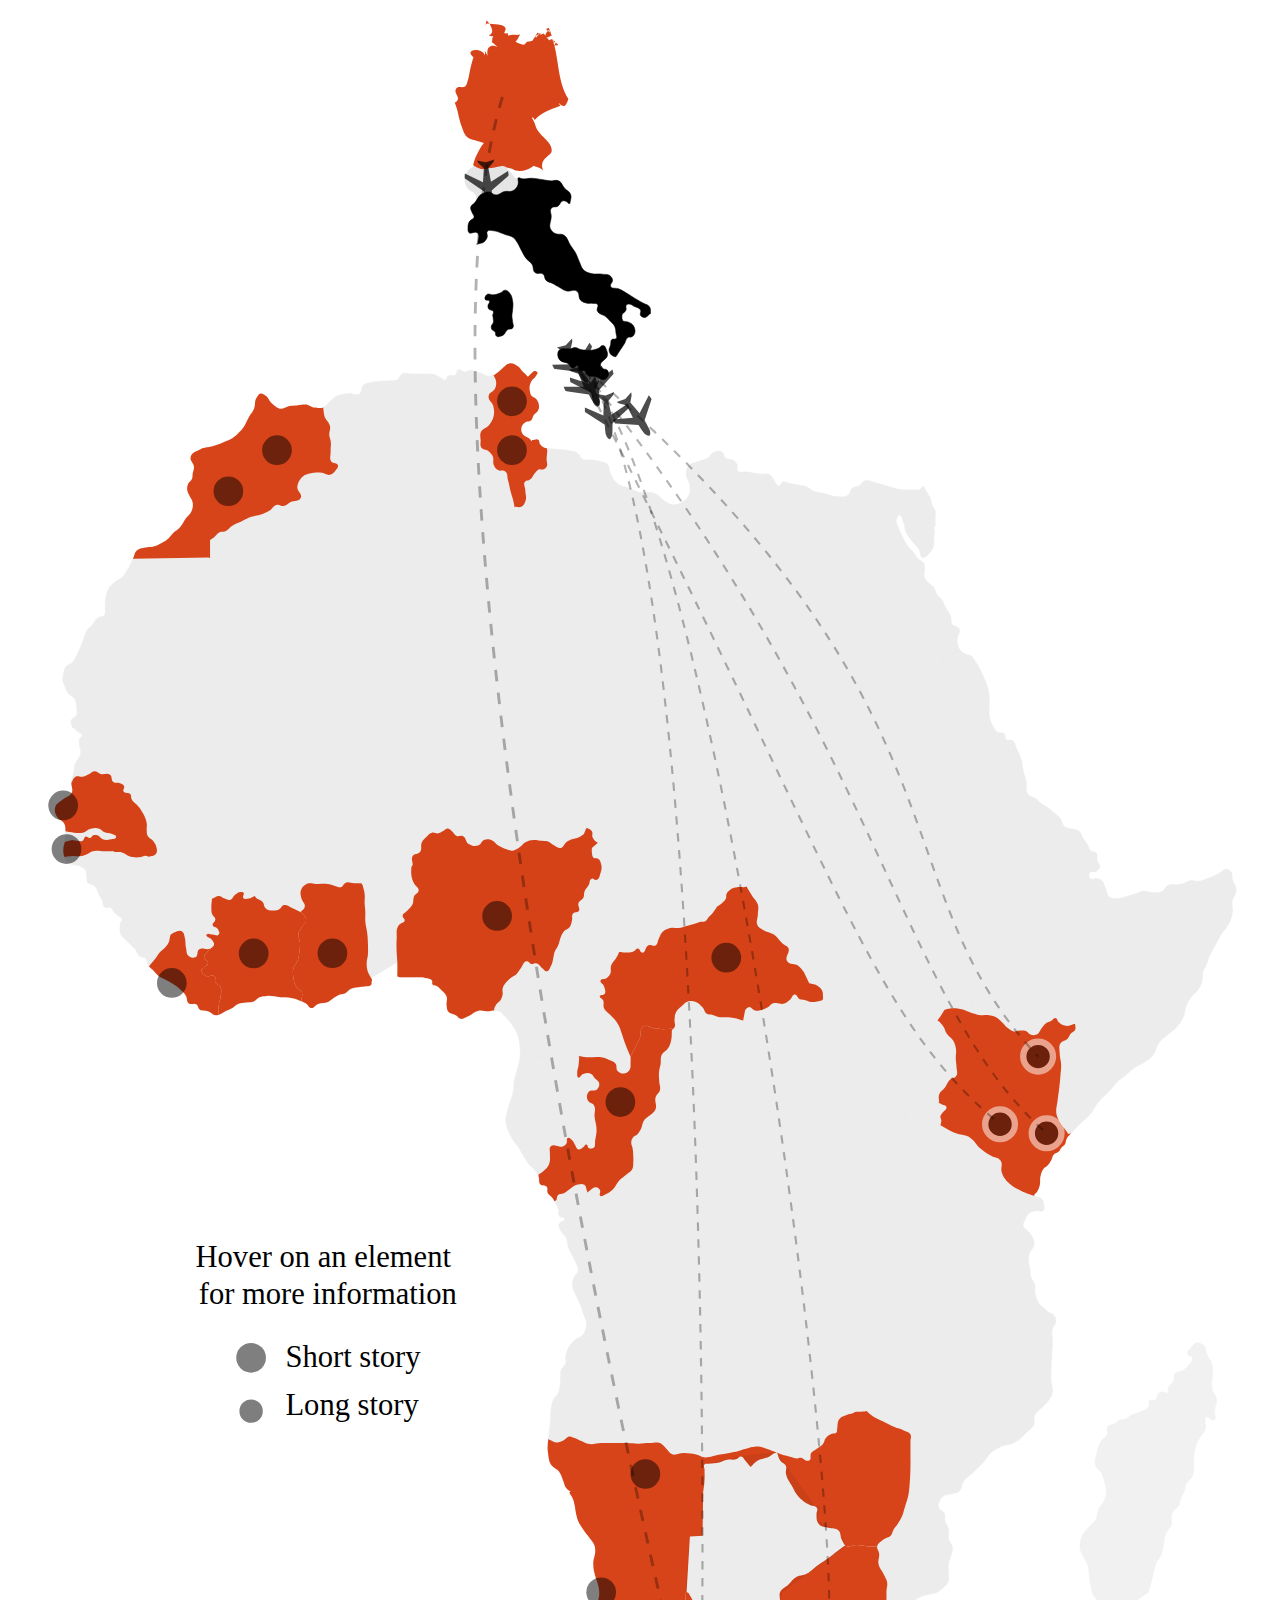
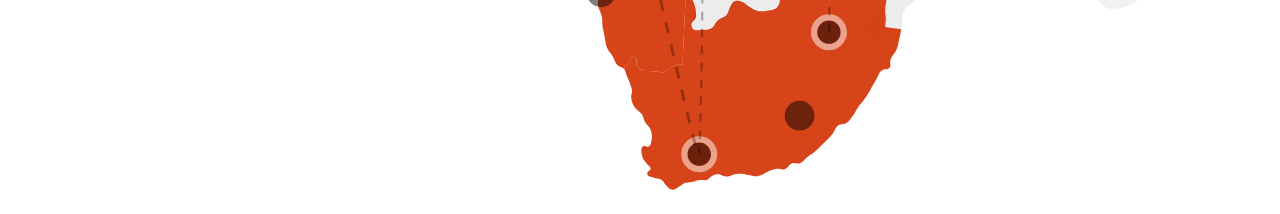
<file: index.html>
<!doctype html>
<html lang="en">
<head>
	<meta http-equiv="content-type" content="text/html; charset=utf-8">
	<title>Mafrica map</title>
	<link rel="stylesheet" type="text/css" href="style.css">
</head>
<body>
	<div class="container">
<div class="mafrica-vis">
<?xml version="1.0" encoding="utf-8"?>
<svg version="1.1" xmlns="http://www.w3.org/2000/svg" xmlns:xlink="http://www.w3.org/1999/xlink" x="0px" y="0px"
	 viewBox="232 60.5 597 847.5" enable-background="new 232 60.5 597 847.5" xml:space="preserve">
<g id="base">
	<g id="africabase">
		<path opacity="0.08" fill="#231F20" stroke="#000000" stroke-width="0.25" stroke-miterlimit="10" d="M415.896,511.368
			c0.084,2.581,0,4.03,0,6.616l1.253,0.308c1.842,0,2.885,0,4.723,0c1.721,0,2.693-0.108,4.409,0
			c1.108,0.075,1.749,0.056,2.833,0.309c1.272,0.309,2.478,0.117,3.142,1.263c0.374,0.65-0.164,1.314,0.313,1.889
			c0.5,0.599,1.197,0.276,1.889,0.631c0.996,0.519,1.403,1.085,2.202,1.889c1.108,1.113,2.001,1.66,2.515,3.142
			c0.538,1.51-0.257,2.52,0,4.096c0.206,1.267,0.033,2.244,0.945,3.147c0.594,0.584,1.136,0.613,1.894,0.949
			c0.603,0.267,0.996,0.299,1.571,0.631c0.837,0.468,0.987,1.249,1.894,1.571c1.566,0.566,2.534-0.659,4.086-1.263
			c2.043-0.795,2.862-2.137,5.026-2.515c1.833-0.323,2.89,0.453,4.727,0.313c0.865-0.066,1.342-0.299,2.207-0.313l0.318-1.576
			c0.355-0.612,0.51-1.001,0.931-1.571c0.636-0.842,1.328-1.015,1.898-1.889c0.566-0.884,0.753-1.487,0.94-2.52
			c0.206-1.085-0.257-1.753,0-2.829c0.294-1.235,0.814-1.828,1.571-2.829c0.743-0.968,1.277-1.436,2.207-2.212
			c1.033-0.842,1.87-0.968,2.838-1.88c0.105-0.102,0.147-0.195,0.235-0.293c-0.088,0.099-0.13,0.191-0.235,0.293
			c-0.968,0.912-1.809,1.043-2.838,1.88c-0.926,0.776-1.463,1.244-2.207,2.212c-0.757,1.005-1.277,1.599-1.571,2.829
			c-0.257,1.075,0.206,1.744,0,2.829c-0.187,1.033-0.374,1.637-0.94,2.52c-0.57,0.879-1.267,1.052-1.898,1.889
			c-0.421,0.57-0.575,0.959-0.93,1.571l-0.318,1.576c0.987-0.019,1.604-0.056,2.525,0.313c1.206,0.486,1.576,1.286,2.511,2.202
			c1.487,1.464,2.263,2.385,3.46,4.091c1.29,1.852,2.086,2.913,2.829,5.036c0.711,2.006,0.757,3.245,0.949,5.358
			c0.196,2.197,0.252,3.469,0,5.662l0.94-0.631c1.351,0.126,2.109,0.285,3.46,0.318c1.847,0.037,2.885-0.177,4.732-0.318
			c1.463-0.108,2.301-0.192,3.778-0.309l0.299,0.295h-0.593l0.289-0.285c-1.477,0.112-2.31,0.192-3.778,0.304
			c-1.847,0.14-2.885,0.355-4.732,0.318c-1.351-0.037-2.109-0.192-3.46-0.318l-0.94,0.631c-0.257,2.128-0.739,3.269-1.258,5.354
			c-0.472,1.847-0.898,2.848-1.267,4.723l0.622,0.613c-0.13-0.002-0.217-0.005-0.393-0.005l-0.238-0.631
			c-0.416,2.183-0.225,3.479-0.627,5.672c-0.612,3.399-1.772,5.115-2.511,8.496c-0.463,2.062-1.066,3.231-0.954,5.349
			c0.122,2.174,0.734,3.348,1.576,5.354c0.711,1.669,1.197,2.586,2.207,4.091c0.776,1.169,1.422,1.679,2.202,2.829
			c1.122,1.636,1.478,2.731,2.525,4.409c0.935,1.505,1.379,2.422,2.511,3.782c0.898,1.062,1.664,1.417,2.525,2.511
			c0.878,1.131,1.332,1.828,1.879,3.154v0.039c0.589,1.394-0.164,2.735,0.949,3.769c0.842,0.804,2.043,0.098,2.834,0.949
			c0.846,0.921,0.009,2.062,0.631,3.152c0.519,0.902,1.23,1.071,1.875,1.88c0.575,0.715,0.879,1.253,1.258,1.94l0.018-0.013
			c0.097,0.176,0.208,0.366,0.324,0.574c0.673,1.197,1.136,1.847,1.576,3.152c0.215,0.65,0.126,1.267,0.108,1.852l0.837-0.281
			c0.723-0.364,1.289-0.366,1.882-0.938c-0.001,0.001-0.001,0.002-0.002,0.003c-0.594,0.575-1.16,0.575-1.884,0.94l-0.837,0.281
			c-0.014,0.58,0.033,1.117,0.514,1.613c0.659,0.655,1.781,0.098,2.211,0.93c0.215,0.444,0.019,0.72-0.351,0.959l0.006,0.002
			c-0.669,0.424-1.895,0.701-2.171,1.56c-0.552,1.744,0.58,2.876,1.576,4.409c0.519,0.804,1.071,1.071,1.576,1.889
			c1.071,1.721,0.533,3.142,1.262,5.031c0.594,1.534,1.15,2.305,1.889,3.778c0.486,0.987,0.846,1.501,1.253,2.525
			c0.772,1.866,1.926,3.119,1.267,5.026c-0.346,1.001-1.103,1.267-1.58,2.207c-0.79,1.566-1.029,2.656-0.94,4.409
			c0.098,2.09,1.071,3.095,1.884,5.031c0.683,1.623,1.249,2.455,1.894,4.091c0.566,1.45,0.776,2.301,1.253,3.778
			c0.64,1.959,1.599,2.983,1.58,5.036c-0.028,2.375-0.529,3.993-2.212,5.667c-0.108,0.112-0.234,0.224-0.355,0.318
			c-0.884,0.697-1.809,0.776-2.796,1.571c-0.804,0.654-1.235,1.071-1.884,1.889c-1.51,1.884-2.001,3.301-2.516,5.662
			c-0.327,1.566,0.412,2.66-0.309,4.096c-0.43,0.851-1.118,1.052-1.571,1.884c-0.902,1.632-0.444,2.871-0.631,4.718
			c-0.168,1.599-0.033,2.525-0.318,4.1c-0.178,0.996-0.248,1.58-0.627,2.516c-0.575,1.384-1.538,1.809-2.211,3.147
			c-0.739,1.496-0.935,2.455-1.258,4.096c-0.458,2.286-0.122,3.647-0.313,5.976c-0.182,2.221-0.426,3.455-0.631,5.667
			c-0.103,1.132-0.257,2.109-0.407,3.039l0.407,0.421c1.473,0.491,2.23,1.337,3.778,1.263c1.155-0.056,1.777-0.468,2.838-0.945
			c1.305-0.584,1.716-1.926,3.138-1.884c0.776,0.019,1.16,0.355,1.894,0.631c1.389,0.519,2.1,0.987,3.46,1.571
			c1.216,0.519,1.856,0.959,3.152,1.263c2.394,0.566,3.83-0.257,6.289-0.308c2.328-0.066,3.656,0,5.985,0
			c2.581,0,4.031-0.098,6.612,0c1.833,0.07,2.871,0.29,4.723,0.308c2.207,0.028,3.451-0.318,5.662-0.308
			c2.1,0,3.512-0.692,5.349,0.308c1.23,0.669,1.543,1.534,2.52,2.52c0.86,0.856,1.141,1.618,2.211,2.202
			c2.039,1.132,3.633-0.412,5.971-0.313c2.609,0.098,4.161,0.089,6.612,0.945c0.888,0.308,1.295,0.729,2.207,0.94
			c1.201,0.285,1.931,0.164,3.152,0c1.001-0.126,1.524-0.402,2.52-0.631c2.67-0.612,4.222-0.711,6.915-1.258
			c1.725-0.351,2.721-0.463,4.404-0.945c1.127-0.313,1.735-0.575,2.829-0.94v-0.304l0.308,0.313
			c1.235-0.374,1.894-0.697,3.147-0.949c1.211-0.238,1.917-0.397,3.156-0.309c1.669,0.108,2.501,0.729,4.091,1.263
			c1.725,0.575,2.684,0.959,4.404,1.571c0.977,0.369,1.515,0.622,2.52,0.944c0.846,0.281,1.351,0.384,2.198,0.627
			c0.87,0.253,1.337,0.412,2.216,0.631c1.085,0.285,1.693,0.65,2.824,0.631c0.748-0.009,1.15-0.411,1.889-0.308
			c0.987,0.122,1.23,1.066,2.202,1.263c0.603,0.117,1.001,0.215,1.576,0c1.305-0.5,0.136-2.324,0.935-3.465
			c0.72-1.001,1.571-1.117,2.53-1.884c1.407-1.15,2.581-1.543,3.46-3.151c0.304-0.584,0.295-1.005,0.631-1.571
			c0.795-1.356,1.711-1.875,3.142-2.52c0.814-0.365,1.655,0.075,2.202-0.631c0.472-0.584,0.173-1.155,0.318-1.889
			c0.369-1.866-0.033-3.324,1.267-4.723c0.86-0.926,1.65-1.127,2.824-1.567c0.949-0.365,1.552-0.336,2.515-0.636
			c1.01-0.309,1.487-0.776,2.525-0.944c0.842-0.136,1.342,0.042,2.193,0c1.118-0.056,1.735-0.192,2.843-0.309l0.576-0.294
			l-0.576,0.585c1.099,0.86,1.655,1.431,2.829,2.207c1.828,1.211,3.062,1.534,5.036,2.515c1.955,0.987,3.011,1.669,5.031,2.525
			c1.683,0.701,2.768,0.767,4.414,1.566c1.281,0.627,2.492,0.617,3.142,1.894c0.556,1.085,0,1.917,0,3.142c0,2.212,0,3.451,0,5.667
			c0,2.329,0.047,3.647,0,5.981c-0.009,0.533-0.019,1.029-0.023,1.491c-0.056,2.095-0.108,3.652-0.294,6.06
			c-0.178,2.338-0.201,3.68-0.627,5.985c-0.495,2.633-1.136,4.035-1.894,6.612c-0.36,1.225-0.472,1.95-0.94,3.142
			c-0.664,1.688-1.239,2.553-2.207,4.091c-0.79,1.267-1.506,1.824-2.202,3.152c-0.435,0.828-0.393,1.449-0.94,2.202
			c-1.005,1.379-2.459,1.127-3.783,2.202c-1.276,1.052-2.52,1.524-2.833,3.151c-0.262,1.375,0.771,2.071,0.954,3.46
			c0.215,1.838-0.65,2.904-0.323,4.722c0.383,2.165,1.622,3.03,2.52,5.036c0.659,1.459,1.318,2.207,1.571,3.783
			c0.262,1.576-0.253,2.487-0.304,4.091c-0.07,1.468,0.061,2.305,0,3.778c-0.103,2.226-0.674,3.441-0.645,5.672
			c0.028,1.351,0.304,2.099,0.323,3.455c0.018,1.497-0.167,2.394-0.294,3.805c-0.253-0.379-0.512-0.772-0.637-1.293
			c-0.233-0.963-0.215-1.539-0.318-2.52c-0.145-1.347,0.659-2.511-0.309-3.456c-1.052-1.043-2.436-0.584-3.787,0
			c-1.272,0.543-1.66,1.422-2.515,2.511c-0.888,1.127-1.515,1.763-1.884,3.147c-0.355,1.3-0.313,2.151,0,3.465
			c0.308,1.333,0.65,2.132,1.566,3.152c0.716,0.776,1.178,1.342,2.212,1.571c1.103,0.248,1.819-0.117,2.838-0.631
			c1.001-0.5,1.482-1.005,2.198-1.889c0.613-0.767,1.122-1.22,1.267-2.202c0.084-0.63-0.142-1.082-0.427-1.529l7.418,1.052
			c0.103-0.706,0.191-1.468,0.229-2.347c0.051-1.103-0.126-1.735,0-2.834c0.229-1.931,0.374-3.193,1.576-4.727
			c0.692-0.884,1.337-1.155,2.202-1.88c1.206-1.015,1.819-1.688,3.142-2.52c1.496-0.935,2.441-1.3,4.091-1.889
			c2.025-0.706,3.437-0.313,5.363-1.263c1.342-0.659,2.034-1.192,3.142-2.202c0.968-0.879,1.664-1.328,2.197-2.515
			c0.608-1.351,0.248-2.305,0.323-3.783c0.089-1.964-0.323-3.095,0-5.036c0.271-1.646,0.865-2.464,1.258-4.091
			c0.323-1.332,0.748-2.095,0.636-3.46c-0.154-1.753-1.496-2.375-1.889-4.091c-0.402-1.8,0.425-2.936,0-4.723
			c-0.351-1.445-1.141-2.043-1.576-3.465c-0.51-1.655,0.318-2.955-0.627-4.405c-0.626-0.944-1.688-0.879-2.216-1.88
			c-0.785-1.548-0.309-2.95,0.631-4.414c0.482-0.725,0.865-1.085,1.585-1.576c1.258-0.842,2.328-0.491,3.773-0.935
			c1.37-0.426,2.361-0.332,3.469-1.267c1.422-1.206,0.842-2.848,1.875-4.405c1.305-1.94,2.731-2.455,4.409-4.091
			c0.786-0.767,1.253-1.248,1.973-1.968c0.08-0.08,0.15-0.154,0.234-0.239c1.235-1.225,2.001-1.847,3.147-3.147
			c1.332-1.506,1.664-2.721,3.147-4.091c1.693-1.576,2.932-2.179,5.036-3.147c2.328-1.075,4.017-0.701,6.298-1.889
			c2.548-1.333,3.605-2.712,5.667-4.723c1.426-1.398,2.74-1.917,3.469-3.778c0.575-1.492-0.238-2.59,0.299-4.091
			c0.804-2.212,2.52-2.665,4.096-4.409c0.991-1.094,1.679-1.613,2.525-2.824c0.921-1.356,1.557-2.169,1.884-3.783
			c0.383-1.94-0.496-3.062-0.636-5.036c-0.168-2.455-0.051-3.839,0-6.298c0.061-2.698,0.178-4.222,0.313-6.925
			c0.108-2.212,0.253-3.451,0.318-5.662c0.07-2.455-0.734-3.956,0-6.298c0.398-1.309,1.473-1.777,1.581-3.147
			c0.08-1.277-0.145-2.156-0.954-3.152c-0.8-0.987-1.842-0.785-2.824-1.571c-0.677-0.53-0.946-0.967-1.562-1.547l-0.014-0.029
			c-0.944-0.907-1.711-1.178-2.511-2.207c-1.234-1.562-1.473-2.792-1.893-4.718c-0.398-1.814,0.276-2.988-0.318-4.732
			c-0.407-1.197-1.136-1.646-1.571-2.829c-0.603-1.627-0.346-2.693-0.627-4.4c-0.224-1.356-0.589-2.099-0.631-3.46
			c-0.051-1.627,0.061-2.586,0.631-4.101c0.5-1.332,1.58-1.744,1.894-3.142c0.327-1.581,0.042-2.632-0.641-4.091
			c-0.505-1.122-1.113-1.571-1.884-2.525c-0.93-1.146-2.258-1.375-2.52-2.824c-0.229-1.267,0.426-1.983,0.949-3.151
			c0.253-0.566,0.416-0.996,0.664-1.417c0.159-0.267,0.341-0.51,0.589-0.79c1.263-1.384,2.562-1.613,4.409-1.884
			c1.08-0.173,2.043,0.767,2.829,0c0.711-0.692,0.407-1.534,0.318-2.52c-0.122-1.323-0.211-2.356-1.267-3.147
			c-0.524-0.398-0.954-0.388-1.58-0.636c-0.613-0.243-1.258-0.042-1.571-0.626h-0.299c-1.113-0.369-1.753-0.529-2.843-0.94
			c-1.637-0.636-2.539-1.066-4.091-1.894c-1.651-0.879-2.67-1.291-4.091-2.52c-2.057-1.772-3.18-3.095-4.091-5.662
			c-0.743-2.09,0.72-3.895-0.622-5.662c-1.169-1.534-2.749-1.244-4.414-2.212c-2.202-1.276-3.427-2.09-5.349-3.773
			c-1.903-1.655-2.328-3.306-4.409-4.722c-2.67-1.81-4.919-1.225-7.87-2.52c-2.572-1.127-3.834-2.114-6.303-3.46l0.318-1.58
			c0.411-1.033-0.617-1.763-0.318-2.829c0.257-0.851,0.762-1.16,1.267-1.889c0.603-0.87,1.73-1.15,1.576-2.202
			c-0.173-1.141-1.51-1.01-2.52-1.571c-0.958-0.538-1.594-0.654-2.52-1.262c-0.94-0.622-1.071-1.716-2.202-1.889
			c-0.884-0.126-1.346,0.384-2.198,0.631c-1.613,0.472-2.516,0.729-4.101,1.263c-1.361,0.467-2.38,0.313-3.46,1.263
			c-0.874,0.762-1.132,1.445-1.571,2.515c-0.566,1.384-0.29,2.324-0.641,3.783c-0.147,0.622-0.345,1.089-0.523,1.56
			c0.18-0.474,0.378-0.945,0.523-1.569c0.351-1.459,0.075-2.399,0.64-3.783c0.44-1.071,0.697-1.753,1.571-2.516
			c1.08-0.944,2.1-0.795,3.46-1.262c1.585-0.529,2.488-0.79,4.101-1.263c0.851-0.248,1.309-0.757,2.198-0.631
			c1.127,0.173,1.262,1.267,2.202,1.889c0.402,0.271,0.748,0.439,1.099,0.584l0.472,0.047c0-1.468-0.444-2.38,0-3.778
			c0.542-1.66,1.8-2.067,2.838-3.465c1.043-1.426,1.118-2.693,2.525-3.782c0.856-0.669,1.777-0.44,2.511-1.253
			c1.239-1.38,0.351-2.876,0.313-4.723c-0.028-1.347-0.234-2.095-0.309-3.451c-0.117-2.085,0.43-3.306,0-5.354
			c-0.295-1.403-0.538-2.216-1.267-3.46c-0.898-1.585-2.197-1.903-3.142-3.465c-0.622-1.033-0.655-1.791-1.258-2.829
			c-0.627-1.061-1.15-1.534-1.889-2.52l-1.261-0.628c0.005-0.005,0.007-0.008,0.012-0.013h0.108c0,0,2.296-3.021,3.152-4.718
			c0.519-1.052,5.765-1.052,5.765-1.052l3.147,0.524l3.568,1.463c0.365-1.225,0.954-1.856,0.944-3.147
			c-0.009-1.015-0.243-1.58-0.626-2.516c-0.226-0.533-0.382-0.995-0.598-1.406c0.219,0.414,0.376,0.879,0.604,1.416
			c0.384,0.935,0.617,1.501,0.627,2.516c0.009,1.286-0.58,1.922-0.945,3.147l0.945,0.313c1.594,0.374,2.464,0.767,4.091,0.949
			c1.463,0.154,2.324-0.22,3.773,0c1.01,0.145,1.59,0.243,2.525,0.626c1.543,0.636,2.193,1.44,3.46,2.516
			c1.323,1.127,1.735,2.146,3.147,3.151c0.804,0.57,1.262,0.987,2.207,1.262c1.426,0.407,2.296-0.379,3.783-0.318
			c0.982,0.047,1.613-0.084,2.516,0.318c0.874,0.384,0.991,1.225,1.884,1.571c1.033,0.402,1.8,0.393,2.824,0
			c1.473-0.556,1.529-1.926,2.525-3.142c0.608-0.748,0.846-1.267,1.576-1.889c1.043-0.893,2.011-0.804,3.147-1.58
			c0.659-0.44,0.79-1.192,1.576-1.253c1.122-0.093,0.996,1.496,1.884,2.202c1.248,0.987,2.179,1.553,3.783,1.571
			c1.281,0.019,1.917-0.575,3.151-0.94h0.622l-0.001,0c0,1.099,0.5,1.847,0,2.829c-0.435,0.86-1.23,0.879-1.889,1.571
			c-0.902,0.968-0.902,1.936-1.884,2.834c-0.935,0.856-2.006,0.622-2.829,1.576c-1.379,1.58-0.659,3.25-0.631,5.354
			c0.037,1.852,0.543,2.862,0.631,4.723c0.098,2.207-0.15,3.455-0.323,5.662c-0.182,2.464-0.323,3.848-0.627,6.298
			c-0.21,1.847-0.439,2.876-0.622,4.727c-0.313,3.175-1.346,5.153-0.313,8.183c0.486,1.459,1.057,2.165,1.884,3.46
			c0.566,0.884,0.949,1.351,1.576,2.202c0.725,0.991,1.15,1.538,1.884,2.52l1.258-0.308c1.501-1.805,2.441-2.749,4.091-4.409
			c1.777-1.791,3.072-2.511,4.723-4.409c1.866-2.128,2.286-3.801,4.096-5.976c1.875-2.272,3.367-3.165,5.354-5.354
			c1.403-1.548,1.95-2.651,3.46-4.091c1.136-1.08,1.922-1.529,3.156-2.515c2.104-1.702,3.105-2.904,5.344-4.409
			c1.646-1.099,2.777-1.389,4.414-2.52c1.852-1.286,3.105-1.917,4.395-3.773c1.076-1.534,0.888-2.829,1.88-4.409
			c1.398-2.202,2.796-2.979,4.732-4.723c1.426-1.276,2.459-1.749,3.778-3.142c1.636-1.744,2.464-2.876,3.469-5.04
			c0.954-2.081,0.64-3.572,1.571-5.667c0.294-0.678,0.575-1.221,0.846-1.73c0.379-0.659,0.786-1.267,1.356-2.048
			c1.071-1.477,2.127-1.945,3.147-3.46c0.921-1.37,1.384-2.212,1.894-3.783c0.603-1.88,0-3.161,0.626-5.031
			c0.43-1.305,1.038-1.884,1.571-3.152c0.603-1.431,0.674-2.347,1.267-3.778c0.8-1.926,1.52-2.88,2.52-4.727
			c0.851-1.59,1.309-2.506,2.202-4.091c0.477-0.86,0.72-1.37,1.258-2.202c0.762-1.169,1.431-1.66,2.207-2.829
			c0.846-1.281,1.328-2.029,1.884-3.465c0.584-1.529,0.739-2.464,0.94-4.091c0.267-2.071-0.683-3.38,0-5.349
			c0.281-0.781,0.659-1.118,0.949-1.894c0.57-1.51,0.87-2.492,0.626-4.091c-0.243-1.464-1.164-2.044-1.604-3.461
			c-0.43-1.431,0.323-2.623-0.626-3.778c-0.561-0.687-1.015-1.094-1.884-1.263c-1.351-0.252-1.936,0.935-3.156,1.576
			c-1.118,0.594-1.683,1.047-2.824,1.576c-1.309,0.603-2.109,0.786-3.46,1.258c-1.478,0.514-2.245,1.066-3.787,1.258
			c-1.59,0.201-2.511-0.566-4.091-0.313c-1.581,0.253-2.226,1.216-3.778,1.576c-1.089,0.252-1.73,0.201-2.833,0.313
			c-1.463,0.145-2.427-0.295-3.783,0.313c-1.417,0.645-1.449,2.1-2.829,2.834c-1.641,0.874-2.862,0.65-4.723,0.631
			c-1.739-0.014-2.684-0.865-4.395-0.631c-1.159,0.159-1.73,0.584-2.834,0.944c-1.959,0.641-3.049,1.062-5.041,1.576
			c-1.693,0.439-2.642,0.959-4.404,0.944c-1.37-0.014-2.291,0.094-3.46-0.631c-1.725-1.076-1.281-2.913-2.202-4.723
			c-0.701-1.37-0.599-2.637-1.893-3.459l0.004-0.001c-0.743-0.477-1.309-0.552-2.198-0.631c-0.991-0.084-1.65,0.786-2.525,0.313
			c-1.029-0.552-1.309-1.725-0.935-2.829c0.481-1.477,2.628-0.206,3.768-1.258c0.65-0.603,1.113-1.019,1.267-1.889
			c0.201-1.192-0.944-1.669-1.267-2.833c-0.36-1.309,0.505-2.39-0.313-3.465c-0.739-0.959-1.978-0.407-2.838-1.258
			c-0.776-0.771-0.72-1.562-1.253-2.525c-0.874-1.539-1.613-2.254-2.52-3.773c-0.655-1.08-0.594-2.039-1.585-2.834
			c-0.814-0.655-1.515-0.584-2.506-0.945c-1.833-0.654-3.362-0.191-4.727-1.571c-1.043-1.056-0.706-2.258-1.58-3.465
			c-0.958-1.342-1.894-1.744-3.142-2.834c-0.851-0.743-1.305-1.202-2.197-1.889c-1.281-0.963-2.193-1.235-3.469-2.198
			c-1.319-1.001-1.912-1.73-3.147-2.833l0.309,0.313c-1.599-0.987-3.133-0.912-4.082-2.52c-0.945-1.585-0.056-2.894-0.318-4.718
			c-0.36-2.389-1.033-3.633-1.576-5.985c-0.556-2.441-0.435-3.932-1.267-6.293c-0.57-1.66-1.118-2.506-1.875-4.091l-0.636-0.318
			c-0.612,0.86-1.042,1.295-1.58,2.207c-0.416,0.706-0.416,1.258-0.94,1.884c-0.814,0.968-1.655,1.094-2.829,1.576
			c-0.72,0.299-1.132,0.449-1.889,0.631c-0.963,0.229-1.725-0.276-2.516,0.313c-0.272,0.203-0.384,0.461-0.419,0.747
			c0.033-0.292,0.146-0.555,0.423-0.761c0.79-0.589,1.552-0.084,2.515-0.313c0.757-0.182,1.169-0.332,1.889-0.631
			c1.174-0.482,2.02-0.608,2.829-1.576c0.524-0.627,0.524-1.178,0.94-1.884c0.538-0.912,0.968-1.347,1.58-2.207l0.636,0.318
			c-0.72-1.468-0.523-2.852-1.903-3.764c-1.038-0.692-2.296,0.295-3.142-0.631c-0.687-0.743,0.009-1.73-0.631-2.516
			c-0.879-1.09-2.333-0.122-3.46-0.945c-0.776-0.566-1.576-1.894-1.576-1.894c-0.734-1.716-1.449-2.586-1.889-4.405
			c-0.491-2.029-0.253-3.259-0.318-5.349c-0.061-2.085,0.234-3.278,0-5.354c-0.229-2.249-0.533-3.516-1.253-5.662
			c-0.589-1.777-1.104-2.712-1.889-4.405c-0.814-1.744-1.342-2.693-2.202-4.409l-2.838-4.409c-1.463-0.491-2.478-0.407-3.773-1.258
			c-0.884-0.584-1.422-1.052-1.959-1.842c-0.935,0.58-1.482,0.954-2.445,1.529c-1.08,0.645-1.655,1.136-2.829,1.571
			c-1.066,0.398-1.992-0.131-2.833,0.631c-1.019,0.926,0.182,2.361-0.631,3.46c-0.472,0.631-0.912,0.837-1.576,1.263
			c-0.687,0.444-1.225,0.458-1.884,0.945c-1.51,1.103-1.113,2.847-2.52,4.091c-0.664,0.589-1.024,1.407-1.884,1.258l0,0
			c0.862,0.146,1.222-0.669,1.88-1.257c1.407-1.244,1.01-2.988,2.52-4.091c0.664-0.486,1.197-0.501,1.884-0.945
			c0.664-0.426,1.103-0.631,1.576-1.263c0.814-1.099-0.388-2.534,0.631-3.46c0.846-0.762,1.772-0.234,2.834-0.631
			c1.178-0.435,1.749-0.926,2.829-1.571c0.965-0.578,1.519-0.949,2.448-1.533c0.001,0.001,0.001,0.003,0.002,0.004
			c0.023-0.019,0.037-0.033,0.07-0.047l-0.29-0.295l-0.018-0.019c-0.795-1.3-0.786-2.268-0.949-3.778
			c-0.257-2.333,2.095-4.152,0.626-5.985c-0.79-0.982-2.015-0.603-2.824-1.571c-1.066-1.248-0.374-2.558-0.94-4.091
			c-0.706-1.852-1.655-2.628-2.525-4.409c-0.538-1.08-0.659-1.781-1.263-2.829c-0.963-1.66-2.356-2.034-3.152-3.778
			c-0.313-0.706-0.252-1.206-0.626-1.889c-0.584-1.062-1.389-1.305-2.207-2.202c-1.061-1.164-2.015-1.66-2.516-3.147
			c-0.481-1.398,0.089-2.31,0-3.778c-0.075-1.108,0.182-1.842-0.322-2.838c-0.617-1.249-1.852-1.188-2.824-2.198
			c-1.047-1.085-1.272-1.973-2.207-3.151c-1.024-1.295-1.856-1.805-2.824-3.147c-1.23-1.693-1.613-2.843-2.52-4.723
			c-0.65-1.328-1.099-2.057-1.571-3.46c-0.566-1.665-1.515-2.745-0.945-4.409c0.229-0.673,0.351-1.178,0.945-1.571
			c1.384-0.926,1.824,1.94,2.52,3.46c0.673,1.492,0.323,2.572,0.93,4.091c0.832,2.057,1.828,2.955,3.161,4.723
			c1.15,1.534,2.104,2.165,3.142,3.778c0.888,1.389,0.248,3.642,1.884,3.778c1.16,0.098,1.669-0.79,2.52-1.571
			c1.178-1.09,1.683-1.95,2.207-3.469c0.556-1.627,0.126-2.689,0.313-4.405c0.103-0.987,0.192-1.534,0.313-2.516
			c0.131-1.103-0.786-2.703,0.308-2.833v-0.631c0-1.347,0-2.114,0-3.46c0-1.23,0.304-1.959,0-3.147
			c-0.308-1.225-1.122-1.65-1.576-2.834c-0.393-1.061-0.248-1.767-0.627-2.833c-0.575-1.608-1.351-2.301-2.202-3.778
			c-0.5-0.86-0.771-1.346-1.267-2.207l-1.571,1.894c-1.594,0-2.497,0.033-4.091,0c-2.216-0.056-3.488,0.037-5.672-0.318
			c-2.258-0.37-3.446-0.959-5.662-1.576c-2.211-0.608-3.409-1.136-5.672-1.571c-2.048-0.397-3.497-1.627-5.34-0.626
			c-0.921,0.491-1.043,1.295-1.894,1.884c-1.183,0.818-2.328,0.384-3.469,1.263c-1.262,0.977-0.874,2.553-2.193,3.46
			c-1.534,1.057-2.866,0.664-4.727,0.627c-2.651-0.042-4.017-1.01-6.607-1.566c-1.847-0.402-2.997-0.22-4.718-0.949
			c-1.477-0.617-1.978-1.636-3.46-2.202c-1.071-0.402-1.725-0.402-2.838-0.631c-2.071-0.426-3.273-0.542-5.354-0.94
			c-1.23-0.238-2.006-1.141-3.142-0.631c-0.879,0.388-0.636,1.721-1.585,1.884c-1.197,0.21-1.426-1.263-2.202-2.197h-1.225l0,0
			h1.258c-0.846-1.024-0.846-2.02-1.889-2.833c-1.753-1.375-3.465-0.299-5.662-0.631c-1.983-0.299-3.072-0.575-5.036-0.945
			c-1.988-0.364-4.242,0.884-5.06-0.944c-0.397-0.898,0.337-1.594,0-2.516c-0.323-0.902-0.832-1.295-1.566-1.889
			c-1.314-1.033-2.857-0.14-4.101-1.262c-0.931-0.846-0.5-2.151-1.571-2.834c-1.351-0.86-2.656-0.393-4.091,0.318
			c-1.253,0.608-1.375,1.735-2.52,2.516c-1.515,1.024-2.717,0.888-4.409,1.576c-1.88,0.767-3.497,0.58-4.718,2.202
			c-1.136,1.501-1.136,2.852-0.944,4.723c0.168,1.702,1.314,2.403,1.571,4.091c0.318,2.076,0.383,3.511-0.627,5.349
			c-0.753,1.375-1.505,2.02-2.838,2.834c-1.52,0.93-2.618,1.356-4.404,1.262c-2.188-0.117-3.212-1.305-5.031-2.515
			c-1.305-0.874-1.763-1.772-3.147-2.52c-2.941-1.59-5.316,0.037-8.496-0.945c-1.791-0.552-2.679-1.192-4.405-1.889
			c-1.95-0.786-3.385-0.598-5.05-1.889c-0.678-0.538-1.015-0.907-1.566-1.576c-1.155-1.393-1.491-2.422-2.207-4.091
			c-0.598-1.431-0.154-2.679-1.253-3.778c-1.103-1.099-2.272-0.87-3.787-1.258c-1.211-0.313-1.908-0.421-3.147-0.631
			c-1.945-0.332-3.423,0.528-5.036-0.626c-0.991-0.72-0.916-1.763-1.88-2.52c-1.319-1.029-2.464-0.87-4.091-1.258
			c-3.24-0.781-5.204-0.416-8.501-0.944c-0.814-0.131-1.463-0.103-2.114-0.196l0.229,1.141c-0.122,1.594-0.262,2.488-0.313,4.091
			c-0.051,1.351,0.725,2.329,0,3.465c-0.435,0.659-0.846,0.987-1.576,1.258c-0.814,0.294-1.412-0.332-2.211,0
			c-0.8,0.332-0.977,0.94-1.576,1.571c-1.188,1.277-1.295,2.637-2.829,3.46c-0.683,0.37-1.286,0.131-1.88,0.636
			c-1.225,1.029,0,2.497,0,4.091c0,2.086,0.823,3.437,0,5.349c-0.486,1.127-0.776,1.997-1.894,2.52c-1.001,0.467-1.73,0-2.824,0
			l-0.391,0.077c-0.2-1.07-0.319-1.782-0.582-2.911c-0.402-1.739-0.8-2.679-1.263-4.409c-0.538-2.071-0.678-3.282-1.253-5.354
			c-0.449-1.604,0.051-3.053-1.267-4.087c-1.071-0.851-2.291,0.094-3.455-0.631c-0.963-0.598-1.37-1.206-1.894-2.202
			c-0.809-1.534,0.164-2.862-0.627-4.409c-0.594-1.16-1.178-1.711-2.216-2.516c-1.071-0.846-2.375-0.44-3.142-1.576
			c-0.757-1.122-0.252-2.109-0.313-3.46c-0.061-1.351-0.412-2.179,0-3.46c0.664-2.071,2.81-2.034,4.091-3.783
			c0.912-1.239,1.459-1.987,1.889-3.46c0.589-2.001,0.467-3.315,0-5.354c-0.453-1.982-2.506-2.712-2.207-4.722
			c0.285-1.894,2.515-1.964,3.147-3.773c0.463-1.281,0.557-2.128,0.318-3.465c-0.196-1.089-0.676-1.667-1.134-2.594
			c0.005-0.003,0.012-0.004,0.017-0.006c-0.037-0.079-0.075-0.145-0.117-0.234l-0.021,0.014c-0.003-0.005-0.005-0.008-0.007-0.014
			l-0.945,0.631c-2.113,0.477-3.254-0.968-5.354-1.576c-1.721-0.491-2.693-0.767-4.405-1.258l-2.829,0.944
			c-1.225-0.365-2.076-1.641-3.152-0.944c-0.776,0.51-0.285,1.543-0.94,2.202c-1.061,1.061-2.628-0.313-3.787,0.631
			c-0.678,0.561-0.393,1.688-1.258,1.889c-0.795,0.187-1.146-0.58-1.884-0.945c-1.225-0.612-1.828-1.169-3.152-1.576
			c-1.88-0.58-3.067-0.253-5.031-0.313c-1.964-0.061-3.067-0.051-5.031,0c-2.221,0.056-3.937-1.061-5.667,0.313
			c-0.832,0.659-0.72,1.585-1.576,2.202c-1.211,0.879-2.296,0.449-3.773,0.631c-2.081,0.253-3.278,0.084-5.358,0.313
			c-1.599,0.182-2.529,0.229-4.086,0.631c-1.127,0.29-1.88,0.271-2.834,0.945c-1.571,1.103-0.524,3.479-2.207,4.409
			c-1.613,0.893-2.88-0.43-4.718-0.318c-1.492,0.093-2.343,0.215-3.778,0.631c-1.272,0.365-2.029,0.557-3.152,1.258
			c-0.958,0.598-1.346,1.146-2.202,1.889c-1.244,1.089-1.618,2.211-3.147,2.834v0.631c0.248,1.473,0.164,2.357,0.626,3.778
			c0.617,1.875,2.118,2.464,2.52,4.404c0.346,1.688-0.533,2.698-0.313,4.405c0.131,1.005,0.463,1.52,0.626,2.52
			c0.318,1.941-0.065,3.072,0,5.036c0.066,1.847-0.743,3.212,0.318,4.723c0.823,1.169,2.918,0.477,3.147,1.889
			c0.177,1.085-0.566,1.665-1.258,2.52c-0.776,0.949-1.332,1.58-2.52,1.884c-1.473,0.374-2.272-0.758-3.778-0.945
			c-1.459-0.173-2.319-0.22-3.778,0c-2.66,0.402-4.62,0.725-6.289,2.834c-0.996,1.253-1.408,2.188-1.576,3.778
			c-0.238,2.165,2.604,3.437,1.576,5.349c-0.945,1.744-2.936,1.033-4.723,1.889c-1.394,0.669-1.936,1.763-3.465,1.889
			c-1.127,0.094-1.711-0.743-2.833-0.626c-1.828,0.192-2.184,1.908-3.778,2.834c-1.618,0.935-2.628,1.314-4.404,1.884
			c-1.562,0.501-2.539,0.43-4.096,0.949c-1.926,0.636-2.876,1.347-4.723,2.202c-1.59,0.739-2.576,0.991-4.091,1.889
			c-1.58,0.94-2.015,2.287-3.773,2.829c-0.828,0.262-1.393,0-2.202,0.318c-1.22,0.472-1.491,1.398-2.52,2.202
			c-0.837,0.655-1.323,0.996-2.202,1.571c0,0,0,2.445,0,4.727c0,1.969,0,3.807,0,3.841l-0.612-0.381l0.001,0.001l-0.001-0.001
			l-0.019,0l-0.001,0l0,0l-35.55,0.631l-0.313,0.313c-0.987,1.964-1.361,3.17-2.52,5.036c-0.879,1.417-1.258,2.371-2.52,3.465
			c-0.87,0.758-1.58,0.888-2.516,1.571c-1.337,0.973-2.17,1.506-3.152,2.834c-1.108,1.506-1.449,2.59-1.884,4.405
			c-0.43,1.8-0.075,2.894-0.318,4.727c-0.243,1.856,0.594,3.638-0.944,4.718c-0.729,0.514-1.398,0.229-2.198,0.631
			c-1.721,0.86-1.847,2.371-3.156,3.778c-0.935,1.015-1.763,1.346-2.515,2.515c-0.776,1.211-0.757,2.118-1.253,3.46
			c-0.603,1.604-0.917,2.52-1.576,4.096c-0.795,1.87-1.183,2.964-2.207,4.723c-0.669,1.146-0.921,1.922-1.889,2.829
			c-0.842,0.795-1.725,0.729-2.515,1.576c-1.174,1.249-1.216,2.422-1.576,4.096c-0.234,1.085-0.196,1.725-0.313,2.829l0,0
			l1.258,3.147c0.496,1.108,0.529,1.87,1.258,2.834c0.846,1.117,2.006,1.075,2.833,2.202c1.057,1.445,1.094,2.628,1.258,4.41
			c0.15,1.594,0.514,2.721-0.313,4.091c-0.58,0.972-1.735,0.86-2.202,1.889c-0.612,1.36,0.384,2.301,0.627,3.773l0.318-0.309
			c0.739,0.734,1.127,1.178,1.889,1.889c0.828,0.772,2.169,0.753,2.202,1.889c0.028,0.884-1.024,1.033-1.258,1.884
			c-0.196,0.711-0.028,1.155,0,1.894c0.07,1.852,0.86,2.871,0.631,4.718c-0.304,2.45-2.301,3.259-2.833,5.667
			c-0.243,1.08-0.154,1.73-0.318,2.829c-0.281,1.926-0.931,3.058-1.178,4.774l-0.08,0.58l0,0v0c0.001-0.001,0.001-0.003,0.002-0.004
			c0.013-0.019,0.018-0.037,0.03-0.056c-0.01,0.129-0.028,0.24-0.032,0.378c-0.07,1.594,0.804,2.567,0.313,4.091
			c-0.715,2.245-2.979,2.188-4.718,3.778c-1.286,1.164-2.576,1.51-3.152,3.142c-0.659,1.889-0.084,3.329,0.949,5.04
			c0.851,1.412,2.343,1.389,3.142,2.829c0.739,1.332,0.669,2.417,0.636,3.778c-0.004,0-0.005,0-0.005,0v0.949
			c0.033,1.599-0.084,2.506-0.313,4.091c-0.182,1.234-0.575,1.898-0.631,3.147c-0.075,1.613-0.056,2.628,0.631,4.091l0,0
			c0.701,1.497,1.366,2.39,2.829,3.147c1.225,0.631,2.169,0.182,3.465,0.631c1.608,0.561,2.305,1.342,3.773,2.202l0.631,5.985
			c0.674,0.299,1.258,0.449,1.81,0.64v0l0,0l0.079,0.299c0.033-0.084,0.047-0.154,0.08-0.229c-0.001,0-0.001-0.001-0.001-0.001
			c0.01-0.029,0.018-0.056,0.028-0.085c-0.01,0.03-0.016,0.055-0.027,0.085c0.505,0.182,0.987,0.416,1.491,0.856
			c1.449,1.272,1.305,2.717,2.212,4.409c0.594,1.118,1.122,1.651,1.571,2.834c0.355,0.945-0.037,1.758,0.626,2.52
			c0.912,1.029,2.394-0.229,3.465,0.627c0.692,0.552,0.701,1.201,1.258,1.889c0.556,0.669,0.902,1.024,1.576,1.576
			c0.687,0.557,1.389,0.529,1.889,1.258c0.453,0.664,0.299,1.286,0.028,1.94l-0.659,0.262h0.001l-0.001,0
			c0.206-0.033,0.379-0.033,0.57-0.047c-0.262,0.594-0.57,1.215-0.57,1.935c0,1.613-0.164,2.689,0.631,4.091
			c0.603,1.062,1.346,1.347,2.202,2.207c0.982,0.982,1.538,1.534,2.52,2.515c0.734,0.734,1.23,1.08,1.889,1.889
			c0.898,1.108,0.781,2.235,1.889,3.147c1.015,0.846,2.263,0.276,3.147,1.263c0.767,0.87,0.398,1.8,0.945,2.829
			c0.15,0.294,0.313,0.519,0.477,0.753c0.086-0.102,0.147-0.171,0.229-0.267c-0.076,0.09-0.148,0.174-0.228,0.269l-0.001-0.002
			c-0.061,0.07-0.103,0.122-0.164,0.192h0.004c-0.001,0.002-0.003,0.003-0.004,0.005h0.285c0.725,0.949,1.571,1.496,2.549,2.516
			c0.842,0.879,1.225,1.482,2.202,2.212c1.108,0.804,1.936,0.926,3.147,1.571c1.118,0.589,1.758,0.907,2.834,1.571
			c1.277,0.79,2.011,1.234,3.147,2.207c1.524,1.29,2.483,2.034,3.465,3.778c0.701,1.253,0.164,2.53,1.258,3.46
			c1.136,0.968,2.642-0.336,3.783,0.631c0.748,0.641,0.528,1.534,1.258,2.207c1.197,1.108,2.544,0.388,4.091,0.945
			c1.548,0.557,2.132,1.791,3.778,1.889c0.542,0.028,1.001-0.056,1.417-0.21l-0.159-0.108c0-1.287-0.11-2.162-0.083-3.239
			c-0.027,1.073,0.083,1.946,0.083,3.229l0.159,0.108c1.005-0.37,1.777-1.15,2.988-1.679c1.108-0.486,1.777-0.678,2.833-1.263
			c1.309-0.725,1.758-1.636,3.142-2.202c1.389-0.57,2.31-0.388,3.778-0.631c1.477-0.248,2.422-0.009,3.783-0.631
			c1.118-0.51,1.403-1.379,2.516-1.889c1.253-0.566,2.095-0.51,3.465-0.631c2.576-0.22,4.026,0.435,6.612,0.631
			c1.959,0.15,3.105-0.066,5.036,0.318c1.903,0.365,2.941,0.79,4.718,1.571v0.005c1.005,0.44,1.632,0.612,2.52,1.263
			c0.842,0.612,0.888,1.59,1.889,1.889c1.477,0.43,2.02-1.342,3.465-1.889c1.753-0.673,3.011-0.168,4.718-0.949
			c1.365-0.617,1.852-1.449,3.147-2.202c0.954-0.547,1.487-0.879,2.52-1.263c0.949-0.346,1.613-0.182,2.516-0.626"/>
		<path opacity="0.06" fill="#231F20" stroke="#000000" stroke-width="0.25" stroke-miterlimit="10" d="M774.415,794.644
			c0.706-1.435,1.576-1.987,2.202-3.46c0.594-1.398,0.603-2.301,0.944-3.778c0.561-2.436,0.294-3.988,1.263-6.294
			c0.725-1.73,1.931-2.314,2.515-4.091c0.664-1.987-0.407-3.394,0.313-5.358c0.762-2.048,2.665-2.375,3.469-4.4
			c0.369-0.944,0.313-1.562,0.622-2.525c0.547-1.665,1.365-2.413,1.889-4.082c0.341-1.08,0.192-1.8,0.626-2.834
			c0.692-1.608,2.09-1.898,2.843-3.465c0.697-1.473,0.734-2.473,0.935-4.096c0.243-1.945-0.168-3.077,0-5.031
			c0.229-2.492,0.383-3.956,1.262-6.299c0.58-1.543,1.043-2.37,1.894-3.778c0.767-1.281,1.721-1.73,2.202-3.152
			c0.556-1.627-0.248-2.707,0-4.404c0.089-0.622-0.037-1.057,0.304-1.571c0.879-1.286,2.441,2.029,3.787,1.262
			c1.491-0.86,0.126-2.703,0.318-4.409c0.234-2.211,1.37-3.455,0.926-5.648c-0.323-1.618-1.398-2.207-1.88-3.782
			c-0.916-2.927,0-4.802,0-7.874c0-1.347,0.215-2.128,0-3.46c-0.369-2.273-1.613-3.231-2.515-5.354
			c-0.795-1.819-0.304-3.54-1.894-4.723c-1.033-0.757-1.903-1.248-3.151-0.94c-1.094,0.271-1.459,1.038-2.198,1.889
			c-0.949,1.071-2.254,1.758-1.894,3.142c0.294,1.094,1.819,0.823,2.202,1.889c0.556,1.552-0.846,2.502-1.88,3.783
			c-0.996,1.216-1.749,1.8-3.161,2.52c-1.029,0.524-1.978,0.145-2.824,0.94c-1.103,1.038-0.281,2.413-0.94,3.773
			c-0.697,1.417-2.001,1.669-2.525,3.151c-0.327,0.931,0.5,1.95-0.309,2.525c-0.832,0.58-1.515-0.771-2.52-0.636
			c-0.659,0.094-1.019,0.267-1.571,0.636c-1.272,0.842-0.481,2.852-1.884,3.46c-0.907,0.388-1.781-0.655-2.52,0
			c-0.739,0.65,0.051,1.594-0.318,2.515c-0.814,2.053-2.717,2.198-4.718,3.142c-1.295,0.622-2.179,0.608-3.465,1.267
			c-1.183,0.598-1.594,1.379-2.829,1.88c-1.155,0.477-2.006,0.117-3.156,0.631c-1.108,0.5-1.398,1.384-2.506,1.889
			c-0.917,0.416-1.716,0.009-2.52,0.631c-1.361,1.066,0.238,2.899-0.631,4.405c-0.608,1.057-1.454,1.244-2.207,2.202
			c-1.552,2.001-1.945,3.516-2.52,5.98c-0.608,2.637-1.506,4.498-0.304,6.929c0.65,1.323,1.777,1.552,2.506,2.824
			c0.846,1.449,0.823,2.478,1.267,4.091c0.411,1.464,0.856,2.258,0.949,3.778c0.112,1.997-0.173,3.198-0.949,5.041
			c-0.688,1.627-1.739,2.179-2.516,3.783c-0.949,1.954-0.435,3.488-1.576,5.344c-0.767,1.267-1.552,1.707-2.52,2.834
			c-1.529,1.795-2.806,2.572-3.773,4.718c-1.071,2.385-1.473,4.063-0.94,6.616c0.346,1.721,1.146,2.497,1.875,4.091
			c0.739,1.594,1.477,2.385,1.889,4.091c0.294,1.202,0.168,1.922,0.322,3.151c0.271,2.347,0.412,3.68,0.935,5.976
			c0.407,1.744,0.318,2.88,1.263,4.409c0.818,1.328,1.655,1.809,2.838,2.829c1.594,1.384,2.352,2.642,4.39,3.142
			c1.328,0.323,2.123,0.15,3.469,0c1.903-0.201,2.936-0.584,4.723-1.253c3.353-1.263,4.97-2.623,7.879-4.723
			c1.118-0.823,1.964-1.103,2.824-2.207"/>
	</g>
	<g id="italy">
		<path stroke="#000000" stroke-width="0.25" stroke-miterlimit="10" d="M470.331,198.802c-0.267-1.412-0.337-2.361-1.253-3.46
			c-0.683-0.814-1.146-1.548-2.212-1.58c-0.996-0.023-1.291,0.856-2.202,1.262c-1.178,0.524-1.889,0.757-3.152,0.94
			c-1.342,0.206-2.52-0.963-3.465,0c-0.617,0.645-1.089,1.449-0.627,2.207c0.402,0.664,1.436,0,1.884,0.631
			c0.598,0.818-0.706,1.51-0.636,2.516c0.056,0.505,0.079,0.818,0.318,1.262c0.486,0.86,1.875,0.323,2.207,1.258
			c0.257,0.701-0.196,1.15-0.309,1.889c0.248,0.856,0.248,0.949,0.309,1.571c0.084,0.734,0.196,1.183,0,1.889
			c-0.196,0.687-0.837,0.865-0.944,1.576c-0.093,0.617,0.019,1.024,0.318,1.576c0.374,0.683,1.188,0.57,1.566,1.258
			c0.304,0.547-0.047,1.066,0.318,1.571c0.715,1.001,2.011,0.458,3.147,0c1.375-0.547,1.216-2.137,2.525-2.829
			c0.79-0.421,1.58,0.014,2.198-0.631c0.856-0.884,0.079-1.922,0-3.151c-0.066-1.108-0.327-1.721-0.313-2.829
			c0.019-0.987,0.248-1.534,0.313-2.52C470.467,201.495,470.663,200.49,470.331,198.802"/>
		<path stroke="#000000" stroke-width="0.25" stroke-miterlimit="10" d="M512.507,230.592c-0.496-0.594-0.757-1.122-0.627-1.889
			c0.136-0.776,0.757-0.968,1.258-1.571c0.729-0.874,1.562-1.122,1.894-2.207c0.318-1.061,0.094-1.796-0.318-2.834
			c-0.383-0.982-0.538-2.006-1.576-2.202c-0.968-0.182-1.3,0.86-2.198,1.262c-1.286,0.561-2.071,0.79-3.46,0.94
			c-0.982,0.108-1.538,0.065-2.525,0c-0.987-0.061-1.548-0.103-2.511-0.313c-1.146-0.248-1.674-1.019-2.838-0.945
			c-0.772,0.051-1.122,0.491-1.88,0.631c-0.963,0.173-1.534-0.065-2.52,0c-0.987,0.061-1.711-0.257-2.52,0.313
			c-1.047,0.743-1.16,1.88-0.949,3.147c0.145,0.814,0.421,1.262,0.949,1.894c1.024,1.216,2.436,0.706,3.773,1.571
			c1.103,0.706,1.225,2.198,2.525,2.202c0.991,0,1.291-1.637,2.207-1.258c0.935,0.383-0.178,1.903,0.631,2.516
			c0.776,0.594,1.665-0.486,2.511,0c0.772,0.44,0.622,1.277,1.258,1.889c1.473,1.403,3.231,0.355,5.045,1.262
			c0.636,0.318,0.879,0.79,1.566,0.94c1.136,0.257,2.109-0.033,2.838-0.94c0.846-1.052,0.86-2.427,0-3.465
			C514.358,230.728,513.18,231.396,512.507,230.592"/>
		<path stroke="#000000" stroke-width="0.25" stroke-miterlimit="10" d="M535.175,201.948c-0.734-1.426-2.095-1.375-3.465-2.202
			c-1.449-0.888-2.31-1.319-3.778-2.207c-0.987-0.598-1.524-0.973-2.511-1.576c-1.936-1.16-2.96-1.954-5.045-2.829
			c-1.421-0.603-3.282,0.21-3.769-1.258c-0.374-1.103,1.103-1.683,0.94-2.838c-0.117-0.814-0.374-1.286-0.94-1.884
			c-1.057-1.103-2.286-0.692-3.787-0.945c-2.048-0.346-3.329,0.215-5.344-0.313c-1.286-0.337-2.099-0.463-3.156-1.262
			c-0.748-0.57-1.169-1.197-1.482-1.884c-0.346-0.757-0.584-1.59-1.029-2.52c-0.701-1.435-0.832-2.366-1.58-3.778
			c-0.832-1.566-1.524-2.31-2.511-3.778c-1.333-1.978-1.342-3.956-3.46-5.036c-1.337-0.673-2.464,0.07-3.783-0.627
			c-0.856-0.454-1.314-0.814-1.889-1.576c-1.557-2.053,0-4.035,0-6.612c0-1.473-0.94-2.642,0-3.773
			c0.814-0.991,2.043-0.304,3.142-0.949c1.202-0.697,1.141-2.413,2.53-2.516c1.094-0.084,1.749,0.463,2.511,1.258h0.627
			c0.131-1.721,0.958-2.805,0.323-4.405c-0.584-1.454-1.786-1.679-2.833-2.834c-1.183-1.291-1.225-2.777-2.829-3.465
			c-1.356-0.575-2.314,0.108-3.783,0c-1.613-0.117-2.488-0.402-4.096-0.631c-1.964-0.276-3.049-0.617-5.036-0.627
			c-1.468-0.009-2.301,0.43-3.773,0.313c-1.515-0.122-1.164-0.427-2.102-0.505c-0.35-0.029-0.423,0.192-0.423,0.192
			c0,1.225,0.397,1.983,0,3.147c-0.468,1.398-1.188,2.174-2.516,2.834c-1.323,0.659-2.328,0.023-3.778,0.313
			c-1.791,0.36-2.614,1.875-4.409,1.576c-1.075-0.182-1.435-1.061-2.516-1.258c-1.351-0.248-2.216,0.047-3.46,0.631
			c-2.048,0.949-2.301,2.684-3.773,4.405c-0.748,0.856-1.725,1.085-1.894,2.202c-0.126,0.884,0.355,1.351,0.631,2.202
			c0.323,0.996,1.248,1.515,0.944,2.516c-0.285,0.921-1.323,0.804-1.88,1.58c-0.832,1.127-0.973,2.057-0.944,3.46
			c0.005,0.743-0.084,1.253,0.309,1.884c0.842,1.37,2.862-0.715,4.096,0.318c1.492,1.272,0.187,3.072,0.304,5.036l-0.622,0.318
			c1.454-0.547,2.665-0.178,3.773-1.262c0.706-0.687,1.001-1.244,1.262-2.202c0.248-0.954-0.58-1.73,0-2.52
			c0.729-0.991,1.917-0.426,3.147-0.313c1.281,0.122,1.94,0.528,3.152,0.945c0.991,0.341,1.538,0.58,2.511,0.945
			c1.356,0.496,2.338,0.369,3.465,1.258c0.762,0.594,1.015,1.113,1.58,1.889c1.057,1.468,1.314,2.511,2.198,4.091
			c0.832,1.487,1.16,2.436,2.212,3.778c0.949,1.234,1.964,1.534,2.829,2.834c0.271,0.411,0.402,0.837,0.486,1.262
			c0.206,1.052,0.103,2.095,1.075,2.829c1.192,0.898,2.656-0.351,3.787,0.631c0.912,0.795,0.444,1.94,1.258,2.829
			c0.921,1.019,1.936,0.935,3.147,1.58c1.122,0.584,1.725,0.963,2.838,1.571c1.342,0.743,2.001,1.417,3.455,1.889
			c1.992,0.645,3.745-1.024,5.354,0.318c1.314,1.089,0.341,2.904,1.58,4.091c0.701,0.687,1.267,0.921,2.198,1.258
			c1.389,0.5,2.314,0.112,3.778,0.313c0.748,0.103,1.3-0.145,1.894,0.313c0.958,0.757-0.449,2.006,0,3.151
			c0.687,1.81,2.628,1.557,4.087,2.829c0.917,0.8,1.384,1.314,2.212,2.202c0.767,0.837,1.375,1.197,1.88,2.207
			c0.561,1.118,0.519,1.903,0.636,3.147c0.098,1.099,0.837,2.118,0,2.829c-0.57,0.486-1.295-0.131-1.884,0.318
			c-0.809,0.613-0.402,1.534-0.631,2.516c-0.285,1.225-0.977,1.95-0.636,3.151c0.444,1.51,1.585,2.427,3.152,2.516
			c0,0,1.323-2.118,2.207-3.46c0.72-1.108,1.192-1.697,1.88-2.829c0.659-1.085,0.463-2.244,1.58-2.834
			c0.655-0.355,1.216,0.019,1.884-0.318c1.87-0.945,1.833-3.628,0.636-5.349c-0.613-0.865-1.272-1.089-2.207-1.576
			c-1.043-0.533-2.226,0.051-2.829-0.945c-0.327-0.533-0.318-0.945-0.318-1.576c0-0.627,0.07-0.959,0.318-1.571
			c0.772-0.397,1.174-0.804,1.576-1.576c0.444-0.879-0.482-1.908,0.304-2.52c0.486-0.383,0.949-0.365,1.581-0.313
			c0.818,0.075,1.164,0.556,1.88,0.945c1.272,0.678,2.576,0.58,3.151,1.889c0.393,0.902-0.552,1.711,0,2.52
			c0.412,0.589,0.879,0.804,1.571,0.945c1.412,0.281,2.048-1.398,3.156-1.889C535.367,203.674,535.68,202.94,535.175,201.948"/>
	</g>
	<g id="red">
		<path id="path-namibia" opacity="0.9" fill="#D43000" d="M586.487,739.896c-1.239-0.089-1.945,0.075-3.156,0.309
			c-1.253,0.253-1.912,0.575-3.147,0.949h-0.313c-1.094,0.365-1.702,0.627-2.829,0.94c-1.683,0.486-2.679,0.594-4.404,0.945
			c-2.693,0.542-4.246,0.645-6.915,1.258c-0.996,0.229-1.52,0.5-2.52,0.631c-1.22,0.164-1.95,0.285-3.152,0
			c-0.907-0.21-1.314-0.631-2.207-0.94c-2.45-0.86-4.002-0.846-6.612-0.944c-2.338-0.098-3.937,1.449-5.971,0.313
			c-1.071-0.584-1.351-1.347-2.212-2.202c-0.977-0.987-1.291-1.852-2.52-2.52c-1.838-1.005-3.245-0.309-5.349-0.309
			c-2.212-0.009-3.456,0.337-5.662,0.309c-1.852-0.023-2.89-0.243-4.723-0.309c-2.581-0.098-4.031,0-6.612,0
			c-2.328,0-3.656-0.065-5.985,0c-2.455,0.056-3.895,0.879-6.289,0.309c-1.291-0.299-1.936-0.739-3.152-1.262
			c-1.361-0.584-2.071-1.052-3.46-1.571c-0.734-0.276-1.118-0.613-1.894-0.631c-1.421-0.042-1.833,1.3-3.137,1.884
			c-1.066,0.482-1.683,0.888-2.838,0.944c-1.548,0.08-2.301-0.767-3.778-1.262l-0.407-0.421c-0.318,2.081-0.594,3.876-0.22,6.401
			c0.365,2.539,0.295,4.283,1.875,6.298c0.987,1.234,2.151,1.309,3.161,2.516c1.295,1.562,1.403,2.848,2.207,4.723
			c0.51,1.22,0.463,2.09,1.253,3.151c0.683,0.902,1.342,1.15,2.212,1.889l-0.631,0.309c0.725,1.351,1.37,2.02,1.884,3.46
			c0.341,0.954,0.412,1.524,0.627,2.52c0.313,1.464,0.304,2.319,0.631,3.778c0.299,1.375,0.439,2.165,0.949,3.465
			c0.786,1.997,1.627,2.941,2.824,4.722c1.033,1.52,1.791,2.254,2.838,3.773c0.893,1.319,1.749,1.936,2.198,3.46
			c0.243,0.842,0.262,1.342,0.318,2.212c0.14,2.357-0.921,3.614-0.949,5.98c-0.019,2.862,0.472,4.484,1.258,7.233
			c0.332,1.117,0.664,1.711,0.954,2.838c0.453,1.796,0.636,2.857,0.622,4.722c-0.014,1.73-0.678,2.67-0.622,4.4
			c0.079,2.567,1.478,3.764,1.88,6.308c0.281,1.688,0.093,2.689,0.313,4.395c0.252,1.861,0.556,2.885,0.949,4.723
			c0.472,2.221,0.318,3.605,1.262,5.667c0.72,1.613,1.608,2.258,2.516,3.778c0.935,1.552,0.949,2.791,2.212,4.091
			c1.103,1.155,2.539,0.893,3.451,2.212l-0.313-1.263c1.108-0.86,2.142-0.996,2.838-2.207c0.491-0.879-0.285-2.067,0.631-2.516
			c0.799-0.397,1.576-0.014,2.202,0.631c0.776,0.795-0.103,1.8,0.313,2.829c0.486,1.206,1.08,1.847,2.198,2.52
			c1.384,0.832,2.488,0.439,4.096,0.627c1.478,0.168,2.31,0.168,3.778,0.313c1.103,0.112,1.749,0.538,2.838,0.313
			c1.291-0.271,1.683-1.22,2.824-1.884c1.202-0.692,1.814-1.295,3.156-1.58c1.071-0.22,1.753-0.22,2.824,0
			c0.613-13.508,0.963-21.12,1.581-34.619l0.313,0.309l1.571-26.437l5.98-0.318l0.309-20.765c0.388-2.314,0.528-3.642,0.636-5.985
			c0.079-1.716,0-2.689,0-4.4c0-0.987-0.715-1.852,0-2.525c0.538-0.505,1.141-0.196,1.88-0.309c1.964-0.299,3.114-0.168,5.04-0.631
			c1.515-0.36,2.258-0.94,3.778-1.253c1.683-0.351,2.801,0.285,4.409-0.318c0.926-0.346,1.22-1.37,2.198-1.263
			c1.047,0.117,1.155,1.15,1.889,1.889l2.525,3.151c1.351-1.239,1.842-2.31,3.46-3.151c1.029-0.542,1.721-0.612,2.824-0.949
			c0.86-0.257,1.398-0.248,2.212-0.631c0.954-0.44,1.342-0.959,2.207-1.571l1.571-0.631c-1.721-0.612-2.679-0.996-4.405-1.571
			C588.988,740.625,588.156,740.008,586.487,739.896"/>
		<path id="path-germania" opacity="0.9" fill="#D43000" d="M460.355,72.078C461.391,71.651,461.258,71.705,460.355,72.078
			L460.355,72.078z M485.793,71.025C485.813,71.01,485.765,71.046,485.793,71.025L485.793,71.025z M489.28,75.371
			c0.723,0.904,0.33,1.029,0.604,1.501c0.089,0.159,0.57-0.706,0.526-0.64c-0.019-0.126,0.791,1.419,0.599,1.251
			c0.053,0.418-0.335-0.347-0.12-0.203c0.047,0.131-0.523-0.229-0.723-0.339c0.617,0.689-0.006,1.005-0.484,1.293
			c0.23-0.023,1.899-0.257,2.218-0.129C491.522,77.08,489.5,75.745,489.28,75.371z M457.259,69.452
			c0.461-1.215,0.284-1.872,2.167-1.535c-0.282-0.351-1.373-1.459-1.474-1.579C458.039,66.274,457.651,68.433,457.259,69.452z
			 M486.615,71.7c-0.153,0.228-0.746,0.907-0.908,2.224c0.756,0.189,1.116,0.276,1.641,0.653c0.469,0.015-0.707-0.371-0.394-0.161
			c-0.041,0.003,1.751-0.915,1.962-1.031c-0.947-0.004,0.539,0.221-0.232,0.548c0-0.04,0.73-0.028,0.232,0.137
			c-0.428-1.337-0.832-3.024-1.439-3.99c0-0.467-1.541,0.338-1.29,0.456c0.065,0.03,0.843,0.194,0.166,0.71
			c0.552,0.024,1.039-0.43,1.566,0c-0.178,0.066-0.103,0.362,0,0.488c-0.059-0.034-0.122,0.217-0.079,0.281
			C486.842,70.937,487.136,71.526,486.615,71.7z M469.727,136.382c-0.001-0.001,0.227-0.057,0.231-0.069
			c2.961,2.173,7.017,1.068,10.089-1.08c0.042,0.022,0.315-0.187,0.384-0.228c1.534,0.927,2.796,0.657,4.385,2.307
			c-2.496-5.755,3.864-6.702,3.995-9.335c0.201-4.026-4.198-5.948-6.843-10.021c-0.881-1.357-0.997-3.291-2.416-5.404
			c0.333,0.018-0.077-0.522-0.094-0.551c0.914,0.336,0.82,0.647,1.313,1.41c2.98-3.548,7.403-4.913,12.154-6.753
			c0.138,0.022-0.703-0.992-0.807-0.802c0.084-0.104,0.133-0.225,0.148-0.362c2.151,2.076,3.013,1.903,4.417-2.029
			c-5.399-8.157-4.475-20.872-7.643-28.296c-0.191-0.017-1.879,0.578-1.199,0.825c-1.142-1.346-1.679-1.841-2.77-3.428
			c-1.735,0.645-1.314,0.489-1.854,0.199c-0.877,0.614-1.05,0.686-1.68,1.557c0.043-0.052,0.122-0.033,0.036,0.107
			c-0.182,0.234-0.519-0.549-0.434-0.625c1.289-0.904,1.458-0.675,3.196-1.349c-0.481,0.229-2.109,0.156-2.193-0.438
			c-0.856,1.43-1.978,3.24-2.453,3.908c-2.692,0.764-1.79-0.368-3.849,1.906c-1.097-0.033-3.124-0.813-4.127-1.431
			c1.289-1.125,1.463-2.406,2.241-3.354c-1.854,0.435-3.827-0.311-5.817,0.615c0.003,0.029,0.164-0.402,0-0.341
			c0.005,0.041,0.071-0.133,0.015-0.114c-0.195-1.897,0.059,0.141-1.783-1.058c2.427-3.81-2.197-3.922-6.903-4.256
			c1.792,3.565,1.601,4.136-0.357,5.633c0.862,0.273,1.038,0.376,2.125,0.205c-0.981,2.038-0.156,1.512-0.758,2.806
			c2.023,1.469,3.652,3.444,5.847,4.874c-3.329-3.953-8.932-4.902-7.773,1.819c0.281,0.261-1.491-2.742-1.371-2.501
			c0.052,0.365,0.344,1.796-0.065,1.97c-1.027-3.737-10.254-2.899-5.226,1.071c-1.99,5.643-1.837,9.106-3.269,12.736
			c-1.139,2.888-3.947,0.022-5.093,2.342c-1.216,2.463,3.282,4.097-0.509,6.45c1.793,4.319,1.589,6.588,3.292,11.341
			c2.221,6.199,2.33,5.198,10.456,7.595c-2.761,3.336-5.671,10.336-4.823,10.757c3,1.489,3.606,2.148,7.011,1.227
			c1.097-0.129,5.901-1.049,5.861-1.033c0.38,0.035,0.89-0.428,2.714,0.597"/>
		<path id="path-sudafrica" opacity="0.9" fill="#D43000" d="M646.608,821.104c-0.019-1.356-0.294-2.104-0.323-3.455
			c-0.028-2.23,0.538-3.446,0.645-5.672c0.061-1.468-0.07-2.305,0-3.778c0.056-1.604,0.566-2.516,0.304-4.091
			c-0.252-1.576-0.912-2.324-1.571-3.783c-0.898-2.006-2.137-2.871-2.52-5.036c-0.323-1.819,0.538-2.885,0.323-4.722
			c-0.182-1.389-1.216-2.085-0.954-3.455c-1.515,0.014-2.492,0.075-4.096-0.005c-2.221-0.108-3.437-0.584-5.658-0.631
			c-1.968-0.037-3.385,1.384-5.041,0.309v-0.309c-1.225,0.865-1.94,1.323-3.147,2.207c-1.627,1.183-2.473,1.95-4.091,3.147
			c-2.417,1.781-3.858,2.665-6.298,4.405c-2.226,1.58-3.133,3.081-5.658,4.091c-1.421,0.566-2.422,0.29-3.787,0.944
			c-1.954,0.949-2.53,2.272-4.091,3.783c-1.627,1.562-3.409,1.936-4.101,4.091c-0.435,1.403,0.313,2.338,0,3.773
			c-0.215,1.033-0.309,1.688-0.94,2.52c-1.108,1.501-2.581,1.487-4.4,1.889c-2.16,0.486-3.554,0.627-5.667,0
			c-1.314-0.388-1.959-0.893-3.147-1.576c-1.548-0.879-2.085-1.997-3.783-2.516c-1.178-0.365-1.978-0.715-3.142-0.318
			c-1.496,0.519-1.702,1.81-2.525,3.151c-0.767,1.267-0.603,2.338-1.566,3.465c-1.122,1.286-2.427,1.164-3.783,2.207
			c-1.856,1.421-1.894,3.586-4.091,4.4c-1.272,0.477-2.109,0.318-3.465,0.318c-1.861-0.009-3.759,0.949-4.727-0.641
			c-0.505-0.842-0.598-1.571-0.304-2.516c0.271-0.916,1.155-1.019,1.571-1.884c0.584-1.225,0.393-2.104,0.313-3.46
			c-0.098-1.898-0.552-2.95-1.262-4.723c-0.673-1.679-1.342-2.492-2.202-4.091l-1.262-0.631
			c-0.617,13.504-0.968,21.116-1.581,34.619c-1.071-0.22-1.753-0.22-2.824,0c-1.029,0.22-1.637,0.622-2.389,1.103
			c-0.234,0.15-0.482,0.309-0.767,0.477c-1.136,0.669-1.529,1.618-2.824,1.884c-1.089,0.224-1.735-0.201-2.838-0.313
			c-1.463-0.145-2.296-0.145-3.778-0.313c-1.608-0.187-2.712,0.206-4.096-0.627c-0.575-0.351-1.01-0.692-1.365-1.103
			c-0.332-0.379-0.594-0.837-0.832-1.417c-0.421-1.033,0.463-2.039-0.313-2.829c-0.627-0.645-1.403-1.029-2.202-0.631
			c-0.912,0.449-0.136,1.641-0.631,2.516c-0.697,1.211-1.73,1.347-2.838,2.207c0,0,0.019,0.065,0.042,0.154
			c0.094,0.341,0.276,1.103,0.276,1.103c0.613,0.86,0.57,1.534,0.944,2.516c0.706,1.852,1.277,2.824,1.884,4.718
			c0.276,0.856,0.51,1.323,0.636,2.212c0.21,1.464-0.477,2.301-0.309,3.773c0.196,1.819,0.608,2.857,1.566,4.409
			c1.015,1.618,2.427,1.852,3.469,3.46c0.86,1.342,0.753,2.403,1.571,3.773c0.706,1.206,1.571,1.59,2.202,2.834
			c0.58,1.146,0.828,1.875,0.949,3.151c0.112,1.23,0.014,1.954-0.323,3.147c-0.243,0.898-0.192,1.646-0.94,2.202
			c-0.884,0.664-1.884-0.575-2.824,0c-1.379,0.851-0.874,2.497-0.631,4.091c0.285,1.964,1.328,2.824,2.516,4.409
			c0.566,0.767,1.445,0.94,1.576,1.884c0.15,1.146-1.725,1.375-1.576,2.525c0.187,1.417,1.833,1.323,3.147,1.88
			c1.291,0.547,2.268,0.22,3.455,0.945c1.267,0.771,1.403,1.875,2.52,2.833c1.015,0.87,1.506,1.81,2.833,1.889
			c1.202,0.07,1.767-0.683,2.833-1.262c1.16-0.636,1.725-1.155,2.824-1.889l4.096-0.631c0.987-0.243,1.524-0.449,2.516-0.631
			c1.58-0.29,2.618,0.309,4.096-0.313c1.127-0.482,1.389-1.384,2.52-1.884c1.029-0.463,1.697-0.683,2.829-0.631
			c1.16,0.056,1.669,0.786,2.829,0.945c0.846,0.112,1.356,0.14,2.202,0c1.038-0.168,1.501-0.697,2.52-0.945
			c0.958-0.238,1.524-0.295,2.511-0.309c1.739-0.056,2.707,0.323,4.414,0.631c1.23,0.22,1.898,0.683,3.152,0.627
			c1.005-0.047,1.562-0.295,2.516-0.627c1.286-0.463,1.884-1.052,3.147-1.58c1.431-0.594,2.244-0.996,3.773-1.258
			c1.693-0.295,2.824,0.655,4.409,0c1.365-0.57,1.487-1.912,2.838-2.52c1.562-0.706,2.824,0.397,4.4-0.313
			c1.342-0.612,1.669-1.599,2.838-2.52s1.964-1.272,3.142-2.202c1.707-1.342,2.539-2.249,4.091-3.778
			c2.169-2.123,3.549-3.217,5.354-5.667c0.935-1.286,0.935-2.483,2.202-3.46c1.319-1.024,2.679-0.355,4.091-1.262
			c1.398-0.893,1.833-1.833,2.824-3.147c1.141-1.492,1.464-2.553,2.525-4.096c1.248-1.791,2.226-2.609,3.465-4.4
			c1.061-1.543,1.557-2.483,2.516-4.091c1.005-1.707,1.468-2.731,2.52-4.409c1.258-2.025,1.323-3.993,3.46-5.031
			c1.019-0.5,1.983,0.112,2.829-0.631c0.173-0.145,0.295-0.309,0.383-0.477c0.496-0.926-0.117-2.095,0.243-3.301
			c0.729-2.427,2.319-3.282,3.147-5.672c0.542-1.548,0.622-2.488,0.945-4.091c0.411-1.94,0.795-3.296,1.038-4.891l-7.65-1.085
			C646.412,823.601,646.627,822.708,646.608,821.104"/>
		<path id="path-kenya" opacity="0.9" fill="#D43000" d="M670.95,538.753l1.155,0.631c0.739,0.987,1.267,1.464,1.889,2.52
			c0.603,1.043,0.636,1.8,1.258,2.829c0.945,1.562,2.24,1.88,3.142,3.465c0.725,1.248,0.968,2.057,1.267,3.46
			c0.43,2.048-0.117,3.264,0,5.354c0.075,1.356,0.281,2.104,0.313,3.465c0.037,1.847,0.921,3.343-0.313,4.722
			c-0.734,0.814-1.655,0.584-2.511,1.253c-1.407,1.085-1.482,2.357-2.525,3.783c-1.043,1.398-2.296,1.805-2.838,3.465
			c-0.444,1.398,0,2.305,0,3.778l-0.472-0.047c0.444,0.201,0.879,0.374,1.421,0.678c1.01,0.561,2.347,0.43,2.52,1.571
			c0.154,1.052-0.973,1.333-1.576,2.202c-0.5,0.729-1.01,1.043-1.267,1.889c-0.295,1.071,0.729,1.8,0.318,2.829l-0.318,1.58
			c2.464,1.347,3.731,2.333,6.303,3.46c2.951,1.295,5.195,0.711,7.869,2.52c2.081,1.417,2.506,3.063,4.409,4.722
			c1.917,1.679,3.147,2.492,5.349,3.773c1.665,0.968,3.245,0.678,4.414,2.212c1.342,1.768-0.122,3.572,0.622,5.662
			c0.912,2.567,2.034,3.89,4.091,5.662c1.421,1.23,2.441,1.646,4.091,2.52c1.552,0.832,2.455,1.262,4.091,1.894
			c1.089,0.411,1.73,0.57,2.843,0.94h0.299c-0.407-0.786,0.842-1.113,1.267-1.889c0.641-1.155,0.94-1.861,1.258-3.147
			c0.388-1.552-0.061-2.539,0.323-4.087c0.369-1.557,0.547-2.562,1.571-3.787c0.613-0.734,1.225-0.879,1.889-1.571
			c0.715-0.771,1.043-1.291,1.566-2.202c0.608-1.052,0.463-1.931,1.262-2.833c0.762-0.874,1.753-0.701,2.516-1.576
			c0.472-0.538,0.524-0.996,0.949-1.571c0.617-0.837,1.379-0.977,1.889-1.889c0.44-0.781,0.257-1.389,0.627-2.202
			c0.58-1.276,1.309-1.763,2.202-2.829l-1.258,0.309c-0.734-0.982-1.159-1.529-1.884-2.52c-0.627-0.851-1.01-1.314-1.576-2.202
			c-0.832-1.295-1.398-2.006-1.884-3.46c-1.033-3.03,0-5.008,0.313-8.183c0.182-1.852,0.411-2.88,0.622-4.727
			c0.299-2.445,0.444-3.829,0.627-6.298c0.173-2.207,0.421-3.455,0.323-5.662c-0.089-1.856-0.594-2.866-0.631-4.723
			c-0.028-2.099-0.748-3.773,0.631-5.354c0.828-0.954,1.894-0.72,2.829-1.576c0.982-0.898,0.982-1.866,1.884-2.834
			c0.664-0.692,1.459-0.711,1.889-1.571c0.5-0.987,0-1.73,0-2.829h-0.627c-1.234,0.365-1.866,0.958-3.152,0.94
			c-1.604-0.019-2.534-0.584-3.783-1.571c-0.888-0.701-0.762-2.291-1.884-2.202c-0.786,0.061-0.917,0.814-1.576,1.253
			c-1.136,0.776-2.104,0.683-3.147,1.58c-0.729,0.622-0.968,1.141-1.576,1.889c-0.996,1.216-1.052,2.586-2.525,3.142
			c-1.029,0.393-1.795,0.402-2.824,0c-0.893-0.346-1.015-1.188-1.884-1.571c-0.902-0.402-1.534-0.276-2.516-0.318
			c-1.482-0.061-2.357,0.725-3.783,0.318c-0.944-0.276-1.403-0.687-2.207-1.263c-1.412-1.005-1.824-2.025-3.147-3.151
			c-1.267-1.075-1.917-1.88-3.46-2.516c-0.935-0.383-1.515-0.482-2.525-0.627c-1.449-0.22-2.305,0.154-3.773,0
			c-1.627-0.182-2.497-0.575-4.091-0.949l-0.944-0.313l-3.568-1.464l-3.147-0.524c0,0-5.246,0-5.765,1.052
			C673.246,535.728,670.95,538.753,670.95,538.753"/>
		<path id="path-zimbabwe" opacity="0.9" fill="#D43000" d="M658.25,734.233c-0.65-1.276-1.856-1.267-3.142-1.894
			c-1.651-0.8-2.731-0.865-4.414-1.566c-2.025-0.856-3.077-1.538-5.031-2.525c-1.973-0.982-3.212-1.305-5.036-2.516
			c-1.174-0.776-1.73-1.347-2.829-2.207v-0.309c-1.108,0.117-1.725,0.257-2.843,0.309c-0.851,0.042-1.351-0.136-2.193,0
			c-1.038,0.168-1.515,0.636-2.525,0.945c-0.963,0.295-1.566,0.271-2.516,0.636c-1.178,0.439-1.968,0.641-2.824,1.566
			c-1.295,1.398-0.893,2.852-1.267,4.722c-0.145,0.734,0.15,1.305-0.318,1.889c-0.542,0.701-1.389,0.267-2.202,0.631
			c-1.431,0.645-2.347,1.164-3.142,2.52c-0.337,0.566-0.323,0.987-0.631,1.571c-0.879,1.608-2.053,2.001-3.46,3.151
			c-0.958,0.767-1.81,0.884-2.53,1.884c-0.799,1.141,0.369,2.964-0.935,3.465c-0.575,0.215-0.973,0.117-1.576,0
			c-0.973-0.196-1.216-1.136-2.202-1.262c-0.739-0.098-1.141,0.299-1.889,0.309c-1.132,0.019-1.739-0.346-2.824-0.631
			c-0.879-0.22-1.347-0.379-2.216-0.631c-0.846-0.243-1.351-0.346-2.198-0.627c-1.005-0.323-1.543-0.575-2.52-0.945l0.313,0.313
			c0.613,1.473,0.613,2.506,1.576,3.783c0.786,1.043,1.973,1.019,2.516,2.202c0.57,1.23-0.187,2.123,0,3.46
			c0.402,2.829,1.796,4.105,3.152,6.607c0.818,1.501,1.155,2.436,2.202,3.783c0.958,1.234,1.59,1.875,2.833,2.833
			c1.127,0.874,1.875,1.22,3.147,1.884c1.309,0.692,2.936,0.187,3.46,1.58c0.351,0.921-0.309,1.524-0.309,2.511
			c-0.005,2.029-0.145,3.572,1.253,5.04c1.272,1.314,2.665,1.024,4.409,1.571c1.819,0.566,3.334-0.047,4.723,1.263
			c1.323,1.253,0.72,2.796,1.571,4.4c0.627,1.178,0.772,2.118,1.889,2.829c1.655,1.071,3.072-0.346,5.041-0.309
			c2.221,0.047,3.437,0.519,5.658,0.631c1.725,0.084,2.693,0,4.409,0h-0.313c0.313-1.627,1.557-2.099,2.833-3.151
			c1.319-1.071,2.777-0.823,3.783-2.202c0.547-0.753,0.505-1.375,0.94-2.202c0.692-1.328,1.412-1.88,2.202-3.151
			c0.968-1.538,1.543-2.403,2.207-4.091c0.472-1.192,0.58-1.917,0.94-3.142c0.757-2.576,1.398-3.984,1.894-6.612
			c0.426-2.305,0.449-3.647,0.627-5.985c0.224-2.936,0.257-4.606,0.313-7.551c0.047-2.333,0-3.652,0-5.98c0-2.216,0-3.455,0-5.667
			C658.25,736.15,658.807,735.323,658.25,734.233"/>
		<path id="path-tunisia" opacity="0.9" fill="#D43000" d="M485.125,268.05c-0.846-0.444-1.37-0.767-1.88-1.571
			c-0.43-0.659-0.093-1.342-0.641-1.889c-0.865-0.87-1.917,0-3.142,0v0.627c-0.613-0.613-0.912-1.019-1.576-1.576
			c-0.902-0.734-1.8-0.664-2.516-1.571c-0.72-0.916-1.038-1.674-0.949-2.834c0.131-1.496,0.912-2.389,2.212-3.147
			c0.767-0.449,1.463-0.122,2.207-0.627c1.038-0.715,0.799-1.838,1.576-2.834c0.631-0.828,1.393-0.973,1.884-1.889
			c0.641-1.197,0.664-2.156,0.304-3.465c-0.252-0.954-0.598-1.464-1.258-2.202c-0.706-0.79-1.618-0.692-2.207-1.576
			c-0.43-0.65-0.482-1.127-0.631-1.889c-0.346-1.824-0.224-3.067,0.631-4.723c0.608-1.155,1.622-1.351,2.207-2.516
			c0.351-0.692,1.038-1.234,0.631-1.889c-0.393-0.631-1.309-0.781-1.889-0.318l-2.525,2.52l-1.248-1.258l-1.58-1.576
			c-0.701-1.197-1.314-1.814-2.511-2.516c-1.216-0.706-2.095-1.188-3.469-0.945c-1.309,0.224-1.772,1.08-2.829,1.889
			c-1.169,0.898-1.622,1.674-2.833,2.516c-0.683,0.477-1.169,0.879-1.767,1.178c0.458,0.945,0.94,1.506,1.141,2.6
			c0.238,1.337,0.14,2.184-0.318,3.465c-0.631,1.81-2.862,1.88-3.147,3.773c-0.299,2.011,1.753,2.74,2.207,4.723
			c0.468,2.039,0.589,3.353,0,5.354c-0.435,1.473-0.977,2.221-1.889,3.46c-1.281,1.749-3.427,1.711-4.091,3.783
			c-0.412,1.281-0.065,2.109,0,3.46c0.065,1.351-0.444,2.338,0.313,3.46c0.767,1.136,2.067,0.729,3.142,1.576
			c1.038,0.804,1.622,1.356,2.216,2.516c0.79,1.548-0.182,2.876,0.627,4.409c0.524,0.996,0.931,1.604,1.894,2.202
			c1.164,0.725,2.385-0.22,3.455,0.631c1.314,1.033,0.818,2.483,1.267,4.087c0.575,2.071,0.711,3.282,1.253,5.354
			c0.463,1.73,0.86,2.67,1.262,4.409c0.285,1.22,0.393,1.917,0.627,3.147l0.323-0.313c1.094,0,1.828,0.468,2.824,0
			c1.118-0.524,1.407-1.393,1.894-2.52c0.823-1.912,0-3.264,0-5.349c0-1.594-1.225-3.063,0-4.091
			c0.594-0.505,1.197-0.267,1.88-0.636c1.534-0.823,1.646-2.184,2.829-3.46c0.598-0.631,0.776-1.239,1.576-1.571
			c0.8-0.332,1.398,0.295,2.212,0c0.729-0.271,1.141-0.598,1.576-1.258c0.725-1.136-0.051-2.113,0-3.465
			c0.056-1.604,0.192-2.497,0.313-4.091l-0.229-1.141C486.047,268.424,485.612,268.302,485.125,268.05"/>
		<path id="path-marocco" opacity="0.9" fill="#D43000" d="M326.795,319.988l0.631,0.393v-8.58c0.879-0.575,1.365-0.916,2.202-1.571
			c1.029-0.804,1.3-1.73,2.52-2.202c0.809-0.318,1.375-0.056,2.202-0.318c1.758-0.542,2.193-1.889,3.773-2.829
			c1.515-0.898,2.502-1.15,4.091-1.889c1.847-0.856,2.796-1.566,4.723-2.202c1.557-0.519,2.534-0.449,4.096-0.949
			c1.777-0.57,2.787-0.949,4.405-1.884c1.594-0.926,1.95-2.642,3.778-2.834c1.122-0.117,1.707,0.72,2.833,0.627
			c1.529-0.126,2.071-1.22,3.465-1.889c1.786-0.856,3.778-0.145,4.723-1.889c1.029-1.912-1.814-3.184-1.576-5.349
			c0.168-1.59,0.58-2.525,1.576-3.778c1.669-2.109,3.628-2.431,6.289-2.834c1.459-0.22,2.319-0.173,3.778,0
			c1.506,0.187,2.305,1.319,3.778,0.945c1.188-0.304,1.744-0.935,2.52-1.884c0.692-0.856,1.435-1.435,1.258-2.52
			c-0.229-1.412-2.324-0.72-3.147-1.889c-1.061-1.51-0.252-2.876-0.318-4.723c-0.065-1.964,0.318-3.095,0-5.036
			c-0.164-1.001-0.496-1.515-0.627-2.52c-0.22-1.707,0.659-2.717,0.313-4.405c-0.402-1.94-1.903-2.53-2.52-4.405
			c-0.463-1.421-0.379-2.305-0.627-3.778v-0.631c-1.707,0.692-2.885,0-4.723,0l-2.829-1.262c-1.108-0.243-3.077,0.164-5.036,0.313
			c-1.356,0.112-2.137,0.051-3.465,0.318c-1.524,0.309-2.226,1.328-3.778,1.262c-1.983-0.089-2.894-1.244-4.405-2.52
			c-1.468-1.234-1.524-2.759-3.152-3.778c-0.795-0.496-1.281-1.085-2.202-0.945c-1.029,0.164-1.295,1.033-1.889,1.889
			c-1.22,1.763-0.416,3.381-1.258,5.354c-0.734,1.721-1.585,2.469-2.52,4.091c-1.043,1.805-1.286,3.035-2.52,4.723
			c-0.664,0.912-1.103,1.379-1.884,2.202c-1.141,1.197-1.777,1.917-3.152,2.829c-1.459,0.977-2.469,1.206-4.087,1.894
			c-1.936,0.814-3.039,1.253-5.04,1.884c-2.413,0.767-4.04,0.43-6.289,1.576c-1.954,0.991-3.806,1.361-4.409,3.465
			c-0.575,1.973,1.646,2.978,1.571,5.036c-0.042,1.127-0.439,1.716-0.631,2.834c-0.164,0.977,0.028,1.59-0.313,2.516
			c-0.43,1.15-1.445,1.375-1.889,2.52c-0.453,1.146-0.547,1.936-0.313,3.147c0.173,0.916,0.57,1.347,0.944,2.202
			c0.594,1.361,1.351,1.997,1.571,3.46c0.243,1.599,0.023,2.618-0.631,4.091c-0.636,1.445-1.58,1.889-2.516,3.151
			c-1.319,1.777-1.608,3.128-3.152,4.723c-1.085,1.132-2.015,1.421-3.142,2.52c-0.935,0.907-1.225,1.655-2.207,2.516
			c-0.996,0.874-1.674,1.239-2.829,1.889c-1.632,0.912-2.59,1.478-4.409,1.884c-1.323,0.304-2.132,0.051-3.46,0.318
			c-1.524,0.309-2.562,0.295-3.778,1.262c-1.51,1.192-1.347,2.684-2.202,4.405l0.313-0.313L326.795,319.988"/>
		<path id="path-Ghana" opacity="0.9" fill="#D43000" d="M401.401,511.999c-0.061-1.856,0.514-2.862,0.622-4.723
			c0.098-1.594,0.037-2.497,0-4.091c-0.047-2.085-0.093-3.268-0.313-5.349c-0.248-2.343-0.79-3.628-0.944-5.98
			c-0.112-1.716,0.07-2.689,0-4.409c-0.061-1.599-0.248-2.492-0.313-4.091c-0.07-1.716,0.201-2.698,0-4.405
			c-0.192-1.632-0.575-2.497-0.944-4.096l-0.631-0.944c-1.351,0-2.113,0.056-3.465,0c-1.473-0.056-2.361-0.748-3.773-0.309
			c-1.333,0.407-1.431,2.221-2.833,2.198c-0.505-0.009-0.772-0.178-1.267-0.313c-1.122-0.309-1.697-0.673-2.824-0.944
			c-2.389-0.57-3.839-0.323-6.294-0.313c-2.338,0.005-4.068-1.029-5.985,0.313c-1.225,0.86-1.875,1.688-2.198,3.147
			c-0.271,1.202,0.07,1.94,0.309,3.147c0.365,1.796,2.146,2.675,1.576,4.409c-0.355,1.075-1.155,1.347-1.884,2.202l0.309,0.313
			c0.865,1.108,1.926,1.459,2.207,2.834c0.374,1.884-1.281,2.726-2.207,4.405c-0.472,0.879-0.958,1.262-1.258,2.212
			c-0.598,1.88,0.603,3.053,0.636,5.036c0.014,1.594-0.098,2.502-0.323,4.087c-0.243,1.744-0.224,2.805-0.94,4.405
			c-0.472,1.061-1.15,1.445-1.571,2.52c-0.734,1.833-0.58,3.086-0.323,5.036c0.257,1.926,0.496,3.109,1.58,4.722
			c0.772,1.15,2.048,1.206,2.511,2.52c0.458,1.276-0.192,2.109-0.313,3.46v0.631c1.005,0.44,1.632,0.612,2.52,1.262
			c0.842,0.613,0.888,1.59,1.889,1.889c1.478,0.43,2.02-1.342,3.465-1.889c1.753-0.673,3.011-0.168,4.718-0.949
			c1.365-0.617,1.852-1.449,3.147-2.202c0.954-0.547,1.487-0.879,2.52-1.262c0.949-0.346,1.613-0.182,2.516-0.627
			c1.015-0.505,1.22-1.337,2.207-1.894c1.426-0.8,2.478-0.683,4.091-0.94c1.099-0.173,1.744-0.098,2.833-0.313
			c1.253-0.253,2.464,0.14,3.147-0.945c0.393-0.631-0.103-1.267,0.318-1.889v-0.631c-0.739-1.347-1.389-2.006-1.894-3.46
			C401.542,514.365,401.439,513.49,401.401,511.999"/>
		<path id="path-senegal" opacity="0.9" fill="#D43000" d="M300.671,454.08c-0.917-1.267-2.272-1.375-2.833-2.834
			c-0.318-0.809-0.243-1.337-0.318-2.202c-0.117-1.347,0.201-2.127,0-3.465c-0.187-1.267-0.444-1.964-0.94-3.147
			c-0.5-1.164-0.888-1.772-1.576-2.829c-0.669-1.029-1.118-1.566-1.889-2.52c-1.043-1.281-2.287-1.59-2.833-3.147
			c-0.248-0.701,0.033-1.23-0.313-1.894c-0.692-1.309-2.936-0.182-3.465-1.571c-0.351-0.921,0.757-1.632,0.318-2.516
			c-0.397-0.795-1.089-0.893-1.894-1.258c-1.141-0.524-2.132,0.103-3.142-0.631c-1.206-0.87-0.397-2.562-1.58-3.465
			c-1.365-1.043-2.731,0.103-4.4-0.313c-1.286-0.323-1.842-1.44-3.152-1.262c-0.982,0.14-1.314,0.823-2.202,1.262
			c-1.188,0.589-1.852,1.005-3.152,1.258c-1.323,0.262-2.268-0.641-3.46,0c-1.146,0.622-1.16,1.683-1.856,2.768
			c-0.009,0.131-0.028,0.243-0.033,0.383c-0.07,1.594,0.804,2.567,0.313,4.091c-0.715,2.244-2.978,2.188-4.718,3.778
			c-1.286,1.164-2.576,1.51-3.152,3.142c-0.659,1.889-0.084,3.329,0.949,5.04c0.851,1.412,2.343,1.389,3.142,2.829
			c0.739,1.333,0.669,2.417,0.636,3.778c1.594,0.248,2.483,0.51,4.087,0.631c1.594,0.122,2.534,0.365,4.091,0
			c1.604-0.374,2.174-1.515,3.778-1.889c1.552-0.36,2.609-0.584,4.096,0c0.982,0.388,1.262,1.099,2.198,1.576
			c1.356,0.683,2.422,0.267,3.783,0.944c0.79,0.393,1.782,0.379,1.889,1.258c0.126,1.089-1.463,0.973-2.516,1.258
			c-1.426,0.388-2.399,0.505-3.783,0c-1.155-0.421-1.323-1.599-2.516-1.889c-0.715-0.173-1.197-0.234-1.889,0
			c-0.748,0.252-0.814,1.08-1.571,1.258c-0.874,0.21-1.37-0.94-2.212-0.627c-0.828,0.309-0.5,1.426-1.258,1.889
			c-0.94,0.58-1.73,0.089-2.833,0c-0.865-0.07-1.342-0.187-2.202-0.318l-3.46,0.949c-0.182,1.234-0.575,1.898-0.631,3.147
			c-0.075,1.613-0.056,2.628,0.631,4.091l0.313-0.313c1.347-0.126,2.109-0.252,3.46-0.318c1.599-0.075,2.53,0.299,4.096,0
			c1.146-0.215,1.753-0.496,2.829-0.944c1.015-0.421,1.478-0.921,2.52-1.258c2.099-0.678,3.455,0,5.672,0c1.711,0,2.684,0,4.4,0
			v0.313c1.599,0.126,2.576-0.182,4.096,0.318c1.197,0.393,1.646,1.127,2.829,1.571c1.852,0.697,3.063,0.739,5.04,0.631
			c1.37-0.079,2.118-0.916,3.46-0.631l0.944,0.318c1.225-0.374,2.272-0.014,3.147-0.949c1.094-1.164,0.776-2.558,0.318-4.091
			C301.644,455.338,301.242,454.884,300.671,454.08"/>
		<path id="path-centrafric" opacity="0.9" fill="#D43000" d="M614.495,522.388c-1.379-0.94-2.492-0.767-4.087-1.263l-2.525-5.354
			c-0.977-1.103-1.351-1.917-2.511-2.829c-1.781-1.393-4.049-0.355-5.358-2.207c-1.482-2.109,2.053-4.694,0.313-6.607
			c-0.589-0.659-1.178-0.729-1.88-1.262c-2.099-1.552-2.544-3.292-4.718-4.723c-1.809-1.178-3.226-1.071-5.04-2.207
			c-1.047-0.645-1.838-0.865-2.52-1.884c-1.169-1.735,0-3.264,0-5.354c0-1.838,0.538-2.96,0-4.718
			c-0.524-1.693-1.571-2.286-2.516-3.778c-1.155-1.809-1.721-2.88-2.838-4.723l-1.253,0.313c-1.23,0-1.94-0.196-3.152,0
			c-1.426,0.234-2.328,0.374-3.465,1.262c-0.753,0.589-1.192,1.005-1.566,1.889c-0.346,0.795,0.009,1.398-0.318,2.202
			c-0.43,1.047-1.057,1.44-1.884,2.202c-0.79,0.711-1.342,0.963-2.207,1.576l-2.202,3.147c-0.617,0.613-0.982,0.94-1.576,1.576
			c-0.767,0.823-0.879,1.693-1.894,2.202c-0.879,0.444-1.552,0.103-2.511,0.313c-1.141,0.248-1.725,0.603-2.833,0.944
			c-1.337,0.411-2.104,0.589-3.46,0.944c-1.473,0.388-2.272,0.762-3.778,0.94c-1.463,0.182-2.333-0.309-3.783,0
			c-1.445,0.318-2.338,0.613-3.465,1.58c-1.281,1.113-1.44,2.249-2.207,3.773c-0.533,1.08-0.262,2.137-1.253,2.834
			c-1.099,0.776-2.202-0.463-3.465,0c-1.716,0.627-1.379,3.923-3.142,3.465c-1.01-0.267-0.851-1.856-1.889-1.889
			c-0.888-0.028-1.085,0.884-1.894,1.262c-1.141,0.519-1.884,0.566-3.142,0.631c-1.23,0.056-1.926-0.192-3.147-0.318h-0.631
			c-0.491,0.987-0.72,1.562-1.267,2.52c-0.865,1.543-1.884,2.118-2.52,3.778c-0.613,1.622,0.281,2.927-0.631,4.405
			c-0.538,0.893-1.01,1.323-1.884,1.889c-0.874,0.566-2.123-0.023-2.516,0.94c-0.44,1.071,1.211,1.426,1.576,2.52
			c0.505,1.515,1.216,3.058,0,4.091c-0.598,0.5-1.506-0.042-1.889,0.631c-0.519,0.917,1.178,1.23,1.571,2.207
			c0.519,1.253-0.182,2.202,0.318,3.465c0.613,1.529,1.73,1.903,2.824,3.142c1.501,1.697,2.632,2.455,3.773,4.409
			c1.024,1.707,1.23,2.848,1.898,4.723c0.528,1.464,0.739,2.31,1.258,3.778c0.888,2.487,1.543,3.839,2.525,6.294l0.304,0.636
			c0.987-1.969,1.538-3.077,2.525-5.04c0.734-1.468,1.267-2.249,1.889-3.773c0.818-2.02-0.294-4.227,1.576-5.354
			c1.805-1.099,3.24,0.692,5.344,0.94c1.707,0.201,2.689,0.327,4.414,0.309c1.594-0.005,2.497-0.192,4.087-0.309l-0.627,0.94
			c0.617-0.612,1.174-0.8,1.566-1.571c0.627-1.197-0.117-2.118,0-3.46c0.122-1.37,0.061-2.216,0.636-3.465
			c0.692-1.501,1.581-2.057,2.833-3.147c1.122-0.987,1.679-1.847,3.147-2.202c1.319-0.327,2.193-0.164,3.46,0.309
			c1.468,0.556,2.071,1.37,3.147,2.52c1.024,1.094,0.837,2.53,2.207,3.151c0.678,0.299,1.164,0.154,1.889,0.309
			c1.627,0.341,2.436,1.043,4.091,1.263c1.342,0.178,2.113-0.075,3.455,0c1.244,0.065,1.931,0.103,3.161,0.318
			c1.753,0.299,3.044,1.01,4.395,1.253l0.94-5.031c0.617-0.491,0.818-1.047,1.581-1.262c1.323-0.374,1.791,1.347,3.142,1.576
			c1.225,0.206,1.954,0.005,3.147-0.313c1.174-0.309,1.8-0.65,2.838-1.262c1.057-0.622,1.333-1.571,2.52-1.889
			c0.828-0.224,1.351-0.075,2.198,0c0.748,0.075,1.141,0.332,1.894,0.318c1.814-0.042,2.731-1.01,4.096-2.207
			c0.842-0.743,0.762-2.043,1.884-2.207c1.281-0.182,1.291,1.735,2.516,2.207c0.809,0.313,1.351,0.14,2.207,0.313
			c1.258,0.257,1.866,0.804,3.137,0.94c1.356,0.145,2.156,0.009,3.465-0.309c0.767-0.182,1.16-0.383,1.898-0.631l0.304-0.631
			c-0.238-1.594,0.201-2.707-0.627-4.091C615.855,523.38,615.364,522.973,614.495,522.388"/>
		<path id="path-costadavorio" opacity="0.9" fill="#D43000" d="M370.546,494.998c0.926-1.679,2.581-2.52,2.207-4.405
			c-0.281-1.375-1.342-1.725-2.207-2.834l-0.309-0.313c-1.599-0.734-2.455-1.262-4.101-1.889c-1.552-0.594-2.534-1.88-4.087-1.258
			c-0.968,0.388-0.987,1.375-1.889,1.889c-0.987,0.556-1.702,0.641-2.833,0.631c-1.552-0.014-2.684-0.159-3.778-1.262
			c-0.846-0.856-0.453-1.931-1.258-2.834c-0.846-0.94-1.73-0.959-2.833-1.571l-0.944-1.262c-1.103,0.491-1.632,1.117-2.833,1.262
			c-0.982,0.122-1.866,0.43-2.52-0.318c-0.65-0.734,0.776-1.912,0-2.516c-0.397-0.313-0.748-0.304-1.253-0.313
			c-1.103-0.033-1.618,0.631-2.525,1.253c-1.141,0.795-1.146,2.272-2.511,2.525c-1.001,0.182-1.562-0.309-2.52-0.631
			c-1.146-0.383-1.627-1.262-2.833-1.262c-1.211,0-1.725,0.771-2.833,1.262h-0.313c-0.126,1.716-0.388,2.684-0.313,4.405
			c0.042,1.113-0.047,1.781,0.313,2.834c0.379,1.094,1.473,1.365,1.576,2.52c0.093,1.202-1.641,1.683-1.262,2.834
			c0.337,1.001,1.613,0.701,2.207,1.571c0.631,0.94,1.351,1.959,0.627,2.834c-0.706,0.851-1.725,0-2.833,0
			c-1.103,0-2.16-0.874-2.833,0c-0.856,1.094,1.786,1.342,2.52,2.52c0.491,0.795,1.029,1.272,0.944,2.202
			c-0.103,1.127-1.155,1.342-1.889,2.207l0.313-0.313c-0.613,0.613-1.024,0.902-1.571,1.571c-0.739,0.893-1.608,1.361-1.576,2.52
			c0.028,1.225,1.674,1.309,1.889,2.516c0.351,1.987-3.703,2.16-3.156,4.096c0.346,1.169,1.132,1.637,2.212,2.202
			c1.417,0.739,3.119-0.958,4.091,0.318c0.678,0.879-0.201,1.847,0.318,2.829c0.524,1.005,1.594,0.93,2.202,1.884
			c0.987,1.557,0.482,2.88,0.309,4.718c-0.145,1.637-0.748,2.474-0.94,4.096c-0.196,1.707,0,2.689,0,4.405l0.159,0.107
			c1.005-0.369,1.777-1.15,2.988-1.679c1.108-0.486,1.777-0.678,2.833-1.262c1.309-0.725,1.758-1.637,3.142-2.202
			c1.389-0.57,2.31-0.388,3.778-0.631c1.478-0.248,2.422-0.009,3.783-0.631c1.118-0.51,1.403-1.379,2.516-1.889
			c1.253-0.566,2.095-0.51,3.465-0.631c2.576-0.22,4.026,0.435,6.612,0.631c1.959,0.15,3.105-0.065,5.036,0.318
			c1.903,0.365,2.941,0.79,4.718,1.571v-0.631c0.122-1.351,0.772-2.184,0.313-3.46c-0.463-1.314-1.739-1.37-2.511-2.52
			c-1.085-1.613-1.323-2.796-1.58-4.722c-0.257-1.95-0.412-3.208,0.323-5.036c0.421-1.075,1.099-1.464,1.571-2.52
			c0.715-1.604,0.697-2.661,0.94-4.405c0.224-1.585,0.337-2.492,0.323-4.087c-0.033-1.983-1.234-3.156-0.636-5.036
			C369.587,496.26,370.074,495.877,370.546,494.998"/>
		<path id="path-liberia" opacity="0.9" fill="#D43000" d="M329.946,520.817c-0.519-0.987,0.36-1.954-0.318-2.829
			c-0.973-1.276-2.674,0.421-4.091-0.318c-1.08-0.566-1.866-1.033-2.212-2.202c-0.547-1.936,3.507-2.109,3.156-4.096
			c-0.215-1.206-1.861-1.291-1.889-2.516c-0.033-1.16,0.837-1.627,1.576-2.52c0.547-0.669,0.958-0.959,1.571-1.571l-1.571,0.313
			c-1.478,0-2.497-0.734-3.778,0c-1.431,0.818-0.346,3.212-1.894,3.778c-1.174,0.43-2.16,0.136-3.147-0.631
			c-1.225-0.954-0.898-2.263-1.258-3.783c-0.463-1.922-0.089-3.128-0.631-5.031c-0.285-1.005-0.154-1.828-0.944-2.525
			c-1.197-1.057-2.614-0.304-4.087,0.323c-0.664,0.271-0.963,0.575-1.58,0.94l-0.313,0.944c-0.243,1.103-0.164,1.805-0.631,2.838
			c-0.496,1.113-1.047,1.622-1.889,2.511c-0.776,0.828-1.421,1.071-2.198,1.889c-1.029,1.094-1.3,1.954-2.207,3.151
			c-1.155,1.529-1.922,2.301-3.147,3.778h0.285c0.725,0.949,1.571,1.496,2.548,2.516c0.842,0.879,1.225,1.482,2.202,2.212
			c1.108,0.804,1.936,0.926,3.147,1.571c1.118,0.589,1.758,0.907,2.833,1.571c1.277,0.79,2.011,1.234,3.147,2.207
			c1.524,1.29,2.483,2.034,3.465,3.778c0.701,1.253,0.164,2.53,1.258,3.46c1.136,0.968,2.642-0.337,3.783,0.631
			c0.748,0.641,0.528,1.534,1.258,2.207c1.197,1.108,2.544,0.388,4.091,0.945c1.548,0.556,2.132,1.791,3.778,1.889
			c0.542,0.028,1.001-0.056,1.417-0.21l-0.159-0.108c0-1.716-0.196-2.698,0-4.405c0.192-1.622,0.795-2.459,0.94-4.096
			c0.173-1.838,0.678-3.161-0.309-4.718C331.541,521.748,330.47,521.818,329.946,520.817"/>
		<path id="path-congo" opacity="0.9" fill="#D43000" d="M526.992,608.633c0.309-0.804,0.234-1.333,0.318-2.202
			c0.14-1.59,0.07-2.502,0-4.091c-0.075-1.351-0.08-2.127-0.318-3.46c-0.178-0.996-0.683-1.506-0.627-2.516
			c0.051-1.057,0.257-1.721,0.945-2.525c0.566-0.678,1.239-0.65,1.884-1.258c0.767-0.72,1.038-1.295,1.571-2.207
			c1.019-1.697,0.627-3.189,1.889-4.723c0.715-0.879,1.365-1.122,2.202-1.889c0.397-0.355,0.762-0.65,1.113-0.921
			c0.664-0.519,1.225-1.015,1.725-1.903c1.183-2.16-0.655-4.035,0.309-6.298c0.514-1.225,1.487-1.566,1.88-2.833
			c0.514-1.641-0.248-2.689-0.304-4.405c-0.084-1.964-0.281-3.086,0-5.036c0.15-1.122,0.421-1.721,0.631-2.834
			c0.346-1.824-0.243-3.077,0.627-4.722c0.729-1.379,1.968-1.524,2.833-2.829c0.935-1.426,1.206-2.422,1.576-4.091
			c0.369-1.679,0.196-2.684,0.304-4.409l0.318-0.94c-1.59,0.117-2.492,0.304-4.087,0.309c-1.725,0.019-2.707-0.108-4.414-0.309
			c-2.099-0.248-3.539-2.043-5.344-0.94c-1.866,1.122-0.757,3.334-1.576,5.354c-0.622,1.52-1.155,2.301-1.889,3.773
			c-0.987,1.964-1.538,3.072-2.516,5.031c0.005,1.155,0.075,1.917-0.009,3.151c-0.056,1.113,0.206,1.852-0.304,2.833
			c-0.524,1.001-1.118,1.576-2.212,1.884c-1.351,0.388-2.417-0.009-3.469-0.94c-1.15-1.043-0.164-2.665-1.248-3.783
			c-0.687-0.706-1.319-0.823-2.202-1.258c-1.641-0.809-2.614-1.309-4.414-1.576c-1.333-0.196-2.109,0-3.46,0
			c-1.351,0-2.118,0.108-3.455,0c-1.487-0.117-2.296-0.411-3.787-0.631l0.323,0.631c-0.131,1.468-0.15,2.31-0.323,3.783
			c-0.182,1.599-0.795,2.483-0.627,4.091c0.061,0.622-0.117,1.113,0.318,1.576c0.795,0.837,1.417-1.22,2.511-1.576
			c1.407-0.458,2.516-0.753,3.787,0c0.818,0.486,0.954,1.155,1.566,1.889c0.846,0.987,1.992,1.234,2.202,2.511
			c0.196,1.15-0.187,1.945-0.935,2.833c-1.08,1.267-3.072-0.061-4.101,1.267c-0.977,1.262-1.015,2.642-0.304,4.091
			c0.613,1.253,2.067,1.024,2.824,2.202c0.907,1.389,0.449,2.623,0.313,4.11c-0.028,0.393-0.037,0.804,0,1.244
			c0.243,2.469,0.977,3.806,0.949,6.294c-0.028,1.852-0.281,2.904-0.631,4.723c-0.295,1.487,0.43,3.119-0.949,3.783
			c-0.767,0.369-1.473,0.458-2.207,0c-0.598-0.383-0.243-1.417-0.935-1.571c-0.767-0.182-0.898,0.851-1.58,1.253
			c-0.893,0.538-1.543,1.333-2.511,0.949c-0.828-0.327-0.776-1.15-1.267-1.889c-0.622-0.972-0.673-1.786-1.566-2.52
			c-0.636-0.519-1.103-1.188-1.894-0.94c-0.963,0.299-0.075,1.66-0.631,2.516c-0.51,0.809-0.973,1.291-1.884,1.576
			c-0.949,0.281-1.524-0.257-2.516-0.318c-1.094-0.07-1.903-0.594-2.829,0c-1.248,0.814-0.519,2.291-0.627,3.783
			c-0.098,1.225,0.196,1.936,0,3.151c-0.15,0.879-0.257,1.389-0.631,2.202c-0.65,1.333-1.407,1.861-2.52,2.829
			c-0.804,0.687-1.347,0.959-2.212,1.576v0.949c0.589,1.393-0.164,2.735,0.949,3.769c0.842,0.804,2.043,0.098,2.833,0.949
			c0.846,0.921,0.009,2.062,0.631,3.151c0.519,0.902,1.23,1.071,1.875,1.88c0.575,0.715,0.879,1.253,1.258,1.94l0.958-0.683
			c0.243-0.86,0.056-1.515,0.622-2.202c0.748-0.893,1.786-0.44,2.838-0.94c1.501-0.729,2.029-1.669,3.455-2.52
			c1.178-0.706,1.814-1.295,3.156-1.58c1.071-0.22,1.852-0.51,2.824,0c1.216,0.65,0.958,1.926,1.571,3.156v0.627
			c0.613-0.491,0.926-0.823,1.576-1.263c0.921-0.608,1.435-1.393,2.516-1.258c0.888,0.103,1.398,0.524,1.894,1.258
			c0.627,0.921-0.683,2.338,0.313,2.834c0.809,0.397,1.375-0.295,2.207-0.627c1.482-0.599,2.268-1.136,3.46-2.212
			c1.576-1.407,1.674-2.885,3.152-4.4c1.211-1.263,2.174-1.66,3.455-2.834C525.318,610.414,526.422,610.092,526.992,608.633"/>
		<path id="path-nigeria" opacity="0.9" fill="#D43000" d="M510.627,462.267c-0.664-0.355-1.272,0.103-1.894-0.318
			c-0.865-0.584-0.776-1.482-0.944-2.516c-0.126-0.846,0-1.347,0-2.202l2.838-2.52c-1.281-0.552-1.968-1.244-2.525-2.52
			c-0.435-1.019,0.295-1.898-0.313-2.834c-0.426-0.659-0.846-0.954-1.576-1.258c-0.397-0.168-0.762-0.173-1.108-0.126l-1.089,2.646
			c-0.734,0.491-1.103,0.842-1.889,1.258c-1.37,0.734-2.347,0.65-3.773,1.258c-1.01,0.435-1.604,0.645-2.525,1.262
			c-1.286,0.874-1.286,2.6-2.824,2.834c-1.309,0.196-1.968-0.678-3.156-1.267c-1.281-0.627-1.786-1.459-3.142-1.884
			c-1.183-0.365-1.926-0.196-3.152-0.313c-1.351-0.131-2.113-0.43-3.465-0.318c-1.398,0.122-2.202,0.337-3.455,0.949
			c-1.571,0.762-1.95,1.973-3.469,2.834c-1.146,0.645-1.828,1.22-3.147,1.258c-1.01,0.023-1.552-0.318-2.511-0.631
			c-1.674-0.542-2.642-0.902-4.091-1.894c-1.08-0.729-1.333-1.655-2.52-2.198c-1.459-0.669-2.618-0.916-4.091-0.318
			c-1.291,0.528-1.248,1.983-2.52,2.516c-1.716,0.725-3.114,0.318-4.723-0.622c-1.594-0.935-1.094-3.166-2.833-3.778
			c-1.043-0.369-1.805,0.402-2.829,0c-1.127-0.444-1.29-1.407-2.212-2.207c-0.594-0.514-0.809-1.061-1.571-1.258
			c-1.169-0.304-1.744,0.739-2.824,1.258c-0.748,0.355-1.085,0.753-1.889,0.949c-1.202,0.29-1.954-0.627-3.152-0.318
			c-1.356,0.355-1.838,1.225-2.833,2.202c-0.804,0.79-1.328,1.225-1.88,2.207c-0.931,1.632,0.243,3.264-0.944,4.718
			c-0.968,1.197-2.665,0.575-3.465,1.889c-0.828,1.365,0,2.497,0,4.096l-0.627,1.258c0,1.347-0.182,2.123,0,3.46
			c0.224,1.655,0.547,2.581,1.253,4.091c0.683,1.449,2.352,1.87,2.207,3.465c-0.126,1.393-1.637,1.557-2.207,2.834
			c-0.552,1.258-0.065,2.207-0.627,3.46c-0.566,1.281-1.337,1.735-2.207,2.834c-0.968,1.234-2.81,1.604-2.511,3.151
			c0.126,0.701,0.846,0.865,0.944,1.571c0.122,0.991-0.846,1.234-1.739,1.669c-0.421,0.201-0.832,0.454-1.094,0.851
			c-1.459,2.16-0.776,4.012-0.949,6.607c-0.154,2.329-0.075,3.652,0,5.98c0.07,1.969,0.252,3.067,0.323,5.036
			c0.084,2.581,0,4.03,0,6.616l1.253,0.309c1.842,0,2.885,0,4.723,0c1.721,0,2.693-0.108,4.409,0
			c1.108,0.075,1.749,0.056,2.833,0.309c1.272,0.309,2.478,0.117,3.142,1.263c0.374,0.65-0.164,1.314,0.313,1.889
			c0.5,0.599,1.197,0.276,1.889,0.631c0.996,0.519,1.403,1.085,2.202,1.889c1.108,1.113,2.001,1.66,2.516,3.142
			c0.538,1.51-0.257,2.52,0,4.096c0.206,1.267,0.033,2.244,0.944,3.147c0.594,0.584,1.136,0.612,1.894,0.949
			c0.603,0.267,0.996,0.299,1.571,0.631c0.837,0.468,0.987,1.248,1.894,1.571c1.566,0.566,2.534-0.659,4.087-1.262
			c2.043-0.795,2.862-2.137,5.026-2.516c1.833-0.323,2.89,0.454,4.727,0.313c0.865-0.065,1.342-0.299,2.207-0.313l0.318-1.576
			c0.355-0.612,0.51-1.001,0.931-1.571c0.636-0.842,1.328-1.015,1.898-1.889c0.566-0.884,0.753-1.487,0.94-2.52
			c0.206-1.085-0.257-1.753,0-2.829c0.295-1.234,0.814-1.828,1.571-2.829c0.743-0.968,1.277-1.435,2.207-2.212
			c1.033-0.842,1.87-0.968,2.838-1.88c0.879-0.851,1.113-1.571,1.88-2.52c1.146-1.417,1.347-3.769,3.152-3.465
			c0.87,0.15,1.024,1.071,1.884,1.262c0.86,0.187,1.351-0.439,2.207-0.313c1.552,0.224,1.917,1.534,3.156,2.52
			c0.608,0.491,0.795,1.103,1.566,1.262c1.449,0.29,1.824-1.529,2.52-2.833c0.659-1.234,0.613-2.104,0.94-3.465
			c0.271-1.094,0.243-1.763,0.636-2.829c0.435-1.188,1.043-1.679,1.566-2.829c0.818-1.758,0.729-2.978,1.576-4.723
			c0.439-0.893,0.641-1.435,1.267-2.202c0.874-1.085,2.048-1.043,2.824-2.207c0.351-0.528,0.514-0.987,0.641-1.478
			c0.103-0.411,0.173-0.842,0.309-1.356c0.351-1.323-0.327-2.478,0.631-3.46c0.729-0.748,1.8-0.178,2.511-0.944
			c1.089-1.169-0.683-2.651,0-4.091c0.533-1.094,1.627-1.136,2.207-2.207c0.603-1.099,0.159-1.983,0.631-3.147
			c0.5-1.23,1.23-1.683,1.884-2.834c0.697-1.183,0.229-2.932,1.576-3.147c0.767-0.122,1.118,0.692,1.884,0.631
			c1.599-0.122,1.711-1.945,2.212-3.465c0.458-1.407,0.659-2.338,0.309-3.773C511.904,463.866,511.74,462.861,510.627,462.267"/>
		<path id="path-svizzera" opacity="0.1" d="M452.538,148.313c0.75,1.162,0.553,2.109,0.864,3.437c1.114-1.476,1.491-2.913,3.259-3.729
			c1.171-0.546,1.978-0.821,3.245-0.59c1.013,0.183,1.351,1.004,2.359,1.175c1.689,0.279,2.46-1.135,4.136-1.472
			c1.36-0.271,2.298,0.323,3.544-0.293c1.246-0.616,2.257-1.266,2.696-2.572c0.373-1.087,0.109-1.825,0.109-2.969l-1.323-0.634
			c-0.925-1.149-1.373-1.847-2.368-2.939c-0.868-0.965-1.153-1.865-2.359-2.354c-1.175-0.472-1.991-0.127-3.241,0
			c-1.535,0.157-2.32,0.655-3.846,0.882c-1.592,0.24-2.544,0.642-4.131,0.297c-1.101-0.245-1.618-0.716-2.653-1.179l-0.886-0.293
			c-0.776,1.052-1.824,1.044-2.649,2.057c-0.82,0.991-1.197,1.69-1.482,2.943c-0.513,2.306,0,4.022,1.482,5.878
			C450.249,147.186,451.679,147.003,452.538,148.313"/>
	</g>
</g>
<g id="pat">
	<polygon opacity="0.08" fill="#231F20" stroke="#000000" stroke-width="0.25" stroke-miterlimit="10" points="560.99,748.382 
		578.295,744.609 594.987,742.72 612.886,768.145 615.333,768.145 614.206,775.268 624.262,779.551 627.722,786.78 597.667,808.776 
		595.605,815.438 588.395,817.742 578.608,813.235 575.466,812.917 571.375,819.534 567.592,821.74 564.459,825.61 556.554,826.685 
		555.005,823.302 556.889,817.958 555.005,811.896 553.425,809.144 552.162,808.513 554.065,782.375 560.045,782.057 	"/>
</g>
<g id="dati">
	<circle class="hotspot interactive" data-target="#miccicche" opacity="0.5" cx="463.014" cy="489.345" r="7.014"/>
	<circle class="hotspot interactive" data-target="#dardes" opacity="0.5" cx="521.246" cy="577.268" r="7.014"/>
	<circle class="hotspot interactive" data-target="#destefano" opacity="0.5" cx="309.366" cy="520.971" r="7.014"/>
	<circle class="hotspot interactive" data-target="#pastaenergy" opacity="0.5" cx="348.041" cy="507.016" r="7.014"/>
	<circle class="hotspot interactive" data-target="#iovine" opacity="0.5" cx="571.249" cy="509.055" r="7.014"/>
	<circle class="hotspot interactive" data-target="#tibet" opacity="0.5" cx="259.625" cy="457.75" r="7.014"/>
	<circle class="hotspot interactive" data-target="#magnacharta" opacity="0.5" cx="258.057" cy="437.152" r="7.014"/>
	<circle class="hotspot interactive" data-target="#annibale" opacity="0.5" cx="385.236" cy="506.944" r="7.014"/>
	<circle class="hotspot interactive" data-target="#strangio" opacity="0.5" cx="470.028" cy="269.367" r="7.014"/>
	<circle class="hotspot interactive" data-target="#varca" opacity="0.5" cx="470.028" cy="246.279" r="7.014"/>
	<circle class="hotspot interactive" data-target="#sanluca" opacity="0.5" cx="336.089" cy="288.746" r="7.014"/>
	<circle class="hotspot interactive" data-target="#ibisco" opacity="0.5" cx="359.044" cy="269.367" r="7.014"/>
	<circle class="hotspot interactive" data-target="#ferrante_4" opacity="0.5" stroke="#FFFFFF" stroke-width="3" stroke-miterlimit="10" cx="619.729" cy="827.62" r="7.014"/>
	<circle class="hotspot interactive" data-target="#smorettino" opacity="0.5" cx="605.872" cy="867.05" r="7.014"/>
	<circle class="hotspot interactive" data-target="#vrp" opacity="0.5" stroke="#FFFFFF" stroke-width="3" stroke-miterlimit="10" cx="558.479" cy="885.249" r="7.014"/>
	<circle class="hotspot interactive" data-target="#latitanti" opacity="0.5" cx="533.043" cy="752.923" r="7.014"/>
	<circle class="hotspot interactive" data-target="#vitobigione" opacity="0.5" cx="512.178" cy="808.776" r="7.014"/>
	<circle class="hotspot interactive" data-target="#nakumatt" opacity="0.5" stroke="#FFFFFF" stroke-width="3" stroke-miterlimit="10" cx="700.562" cy="587.701" r="7.014"/>
	<circle class="hotspot interactive" data-target="#mariomele" opacity="0.5" stroke="#FFFFFF" stroke-width="3" stroke-miterlimit="10" cx="722.548" cy="591.994" r="7.014"/>
	<circle class="hotspot interactive" data-target="#mwau" opacity="0.5" stroke="#FFFFFF" stroke-width="3" stroke-miterlimit="10" cx="718.534" cy="555.773" r="7.014"/>
</g>
<g id="animazioni">
	<g id="plane_1_">
		<path id="path-VRP" opacity="0.7" d="M489.092,226.565c0.077,0.063,0.225,0.142,0.225,0.142l9.002,5.738c0,0,0.203,3.635,0.547,4.791
			c0.189,0.632,1.044,2.07,1.704,2.029c0.657-0.08,1.234-1.65,1.306-2.306c0.129-1.199,0.098-5.212,0.098-5.212l7.374-6.879
			c0,0,0.13-0.103,0.195-0.18c0.13-0.153,0.047-0.705,0.047-0.705l-0.299-1.565l-7.874,5.372l-1.424-6.531l2.215-2.778l0.482-1.32
			l-4.011,1.499l-4.217-0.743l0.714,1.209l2.683,2.329l-0.21,6.68l-8.721-3.845l-0.01,1.592
			C488.917,225.881,488.937,226.437,489.092,226.565z">
					<animateMotion
            path="M0,0c63.498,53.406,63.279,572.979,59.112,658.896"
            begin="0s" dur="17s" repeatCount="indefinite"
        />	
		</path>
		<path id="path-nakumattS" opacity="0.7" d="M490.154,230.981c0.097,0.024,0.264,0.031,0.264,0.031l10.592,1.326
			c0,0,1.741,3.197,2.547,4.094c0.442,0.489,1.83,1.423,2.409,1.103c0.559-0.354,0.408-2.02,0.191-2.643
			c-0.397-1.138-2.145-4.751-2.145-4.751l3.714-9.376c0,0,0.073-0.149,0.099-0.247c0.052-0.194-0.259-0.657-0.259-0.657
			l-0.941-1.285l-4.812,8.228l-4.086-5.29l0.811-3.459l-0.131-1.399l-2.982,3.074l-4.128,1.136l1.163,0.786l3.423,0.954l2.673,6.126
			l-9.527,0.263l0.673,1.443C489.703,230.438,489.959,230.932,490.154,230.981z">
			<animateMotion
	            path="M0,0	c144.553,175.986,153.133,304.115,223.181,365.641"
	            begin="1s" dur="10s" repeatCount="indefinite"
	        />
		</path>
		<path id="path-mele" opacity="0.7" d="M490.052,230.776c0.096,0.026,0.263,0.037,0.263,0.037l10.56,1.562c0,0,1.669,3.235,2.456,4.15
			c0.431,0.499,1.798,1.464,2.384,1.157c0.567-0.341,0.453-2.011,0.25-2.638c-0.372-1.147-2.039-4.798-2.039-4.798l3.922-9.291
			c0,0,0.077-0.147,0.105-0.244c0.056-0.193-0.245-0.662-0.245-0.662l-0.912-1.306l-4.994,8.119l-3.967-5.38l0.888-3.44
			l-0.099-1.402l-3.05,3.007l-4.153,1.043l1.145,0.812l3.4,1.03l2.536,6.184l-9.531,0.051l0.641,1.458
			C489.614,230.223,489.859,230.723,490.052,230.776z">
			<animateMotion
	            path="M0,0c126.721,246.743,139.646,310.606,201.195,361.348"
	            begin="0.5s" dur="9s" repeatCount="indefinite"
	        />
		</path>
		<path id="path-ferranteS" opacity="0.7" d="M489.139,227.559c0.083,0.055,0.237,0.12,0.237,0.12l9.505,4.859
			c0,0,0.546,3.599,0.999,4.717c0.248,0.611,1.235,1.962,1.888,1.859c0.646-0.142,1.073-1.76,1.081-2.419
			c0.015-1.206-0.397-5.198-0.397-5.198l6.689-7.547c0,0,0.12-0.115,0.178-0.198c0.115-0.165-0.02-0.706-0.02-0.706l-0.446-1.529
			l-7.329,6.094l-2.037-6.367l1.942-2.975l0.354-1.36l-3.851,1.873l-4.268-0.34l0.825,1.136l2.892,2.064l0.423,6.67l-9.046-3.002
			l0.141,1.586C488.901,226.895,488.973,227.447,489.139,227.559z">
			<animateMotion
	            path="M0,0c63.498,53.406,124.529,515.349,120.362,601.267"
	            begin="0.5s" dur="12s" repeatCount="indefinite"
	        />	

		</path>
		<path id="path-mwau" opacity="0.7" d="M490.43,231.472c0.098,0.018,0.265,0.017,0.265,0.017l10.649,0.742
			c0,0,1.914,3.097,2.769,3.948c0.468,0.464,1.906,1.321,2.466,0.969c0.539-0.384,0.296-2.04,0.046-2.649
			c-0.459-1.115-2.403-4.626-2.403-4.626l3.193-9.566c0,0,0.065-0.153,0.086-0.252c0.041-0.197-0.295-0.641-0.295-0.641l-1.01-1.232
			l-4.352,8.48l-4.371-5.058l0.62-3.499l-0.207-1.39l-2.808,3.233l-4.06,1.361l1.205,0.721l3.47,0.765l3.005,5.97l-9.499,0.786
			l0.752,1.404C489.95,230.954,490.233,231.433,490.43,231.472z">
			<animateMotion
	            path="M0,0c193.133,164.71,142.133,247.103,219.167,329.42"
	            begin="0s" dur="8s" repeatCount="indefinite"
	        />	
		</path>
      <path d="m 454.83748,110.40773 c 0.0755,0.0652 0.21999,0.14872 0.21999,0.14872 l 8.80943,6.02874 c 0,0 0.0837,3.63974 0.39049,4.80641 0.16888,0.63703 0.97547,2.10387 1.63662,2.08363 0.65922,-0.0585 1.28763,-1.60974 1.38017,-2.26151 0.16839,-1.19396 0.2683,-5.20598 0.2683,-5.20598 l 7.59472,-6.63504 c 0,0 0.13351,-0.099 0.20138,-0.17422 0.135,-0.14922 0.0699,-0.70216 0.0699,-0.70216 l -0.24774,-1.5737 -8.04484,5.11185 -1.21054,-6.57445 2.30538,-2.70421 0.52485,-1.30364 -4.05795,1.36758 -4.19052,-0.88064 0.67449,1.23165 2.6058,2.41576 -0.42916,6.66984 -8.59076,-4.12888 -0.0619,1.59151 c -1.9e-4,-9.8e-4 9.7e-4,0.55497 0.15156,0.6883 z" id="plane-german" opacity="0.7">
        <animateMotion begin="0s" dur="19s" id="animateMotion93" path="M0,0c-53.04718,172.76092 72.27817,705.8313 92.11786,782.53722" repeatCount="indefinite"/>
      </path>
	</g>
	<g id="path" display="none">
		<path id="path-nakumattS_3_" display="inline" opacity="0.3" fill="none" stroke="#000000" stroke-miterlimit="10" d="M232,60.5
			c144.553,175.986,153.133,304.115,223.181,365.641"/>
		<path id="path-mwau_5_" display="inline" opacity="0.3" fill="none" stroke="#000000" stroke-miterlimit="10" d="M232,60.5
			c193.133,164.71,142.133,247.103,219.167,329.42"/>
		<path id="path-mariomeleS" display="inline" opacity="0.3" fill="none" stroke="#000000" stroke-miterlimit="10" d="M232,60.5
			c126.721,246.743,139.647,310.606,201.195,361.348"/>
		<path id="path-vrpS" display="inline" opacity="0.3" fill="none" stroke="#000000" stroke-miterlimit="10" d="M232,60.5
			c63.498,53.406,63.279,572.979,59.112,658.896"/>
		<path id="path-ferrante_3_" display="inline" opacity="0.3" fill="none" stroke="#000000" stroke-miterlimit="10" d="M232,60.5
			c63.498,53.406,124.529,515.349,120.362,601.267"/>
	</g>
</g>
<g id="testo">
</g>
<g id="rotte">
	<g id="long">
		<path id="path-nakumattS" opacity="0.3" fill="none" stroke="#000000" stroke-miterlimit="10" stroke-dasharray="4,4" d="
			M499.367,226.353C643.92,402.339,652.5,530.468,722.548,591.994"/>
		<path id="path-mariomeleS" opacity="0.3" fill="none" stroke="#000000" stroke-miterlimit="10" stroke-dasharray="4,4" d="
			M499.367,226.353c126.721,246.743,139.647,310.606,201.195,361.348"/>
		<path id="path-vrpS" opacity="0.3" fill="none" stroke="#000000" stroke-miterlimit="10" stroke-dasharray="4,4" d="M499.367,226.353
			c63.498,53.406,63.279,572.979,59.112,658.896"/>
		<path id="path-ferrante_1_" opacity="0.3" fill="none" stroke="#000000" stroke-miterlimit="10" stroke-dasharray="4,4" d="
			M619.729,827.62c4.168-85.917-56.864-547.861-120.362-601.267"/>
		<path class="mwau_1_" opacity="0.3" fill="none" stroke="#000000" stroke-miterlimit="10" stroke-dasharray="4,4" d="
			M499.367,226.353C692.5,391.063,641.5,473.456,718.534,555.773"></path>
		<path class="german-path" d="m 465.54639,102.53239 c -53.04718,172.76092 72.27817,705.8313 92.11786,782.53722" id="path3174" stroke-miterlimit="10" style="opacity:0.3;fill:none;stroke:#000000;stroke-width:1.36043596;stroke-miterlimit:10;stroke-dasharray:5.44174384, 5.44174384"/>
	</g>
	<g id="short">
		<path id="path-destefanotanzaniaW" opacity="0" fill="none" stroke="#000000" stroke-miterlimit="10" stroke-dasharray="1,1" d="
			M309.463,520.971c24.466,34.301,130.969,158.555,398.099,137.077"/>
		<path id="path-SafricaS" opacity="0" fill="none" stroke="#000000" stroke-miterlimit="10" stroke-dasharray="1,1" d="M533.043,753.776
			c12.298,76.918,59.5,16.827,75.606,94.948"/>
		<path id="path-senegalN" opacity="0" fill="none" stroke="#000000" stroke-miterlimit="10" stroke-dasharray="1,1" d="M271.471,441.344
			c-13.413,77.493,286.41,152.663,261.572,311.579"/>
		<g id="zferranteangolaSW" opacity="0">
			<g>
				<path fill="none" stroke="#000000" stroke-miterlimit="10" d="M511.469,703.589c0.082,0.146,0.164,0.291,0.246,0.436"/>
				<path fill="none" stroke="#000000" stroke-miterlimit="10" stroke-dasharray="1.0052,1.0052" d="M512.224,704.894
					c29.736,49.826,97.967-20.96,114.313,54.917"/>
				<path fill="none" stroke="#000000" stroke-miterlimit="10" d="M626.64,760.299c0.034,0.163,0.068,0.326,0.102,0.491"/>
			</g>
		</g>
		<path id="path-zferrantesafricaS" opacity="0" fill="none" stroke="#000000" stroke-miterlimit="10" stroke-dasharray="1,1" d="
			M626.743,760.789c76.843,43.135,10.112,62.517-7.014,66.83"/>
		<g id="zferrantecongoS_1_" opacity="0">
			<g>
				<path fill="none" stroke="#000000" stroke-miterlimit="10" d="M517.199,600.661c0.026,0.165,0.053,0.329,0.08,0.494"/>
				<path fill="none" stroke="#000000" stroke-miterlimit="10" stroke-dasharray="1.0027,1.0027" d="M517.446,602.144
					c13.042,75.185,92.618,80.981,109.09,157.665"/>
				<path fill="none" stroke="#000000" stroke-miterlimit="10" d="M626.641,760.3c0.034,0.163,0.068,0.326,0.102,0.49"/>
			</g>
		</g>
		<path id="path-santullosomaliaE" opacity="0" fill="none" stroke="#000000" stroke-miterlimit="10" stroke-dasharray="1,1" d="
			M298.464,473.456c141.91-184.71,353.984,39.437,483.736,47.516"/>
		<g id="zferrantecongoS" opacity="0">
			<g>
				<path fill="none" stroke="#000000" stroke-miterlimit="10" d="M522.219,577.268c-0.08,0.147-0.159,0.293-0.238,0.44"/>
				<path fill="none" stroke="#000000" stroke-miterlimit="10" stroke-dasharray="0.997,0.997" d="M521.509,578.587
					c-81.537,152.536,51.61,251.536,57.678,293.311"/>
				<path fill="none" stroke="#000000" stroke-miterlimit="10" d="M579.253,872.388c0.02,0.165,0.038,0.33,0.055,0.494"/>
			</g>
		</g>
		<g id="zferrantetunisiaN" opacity="0">
			<g>
				<path fill="none" stroke="#000000" stroke-miterlimit="10" d="M472.77,284.845c-0.022,0.165-0.044,0.331-0.067,0.496"/>
				<path fill="none" stroke="#000000" stroke-miterlimit="10" stroke-dasharray="1.0019,1.0019" d="M472.572,286.334
					c-20.182,153.467,43.592,248.916,48.566,290.624"/>
				<path fill="none" stroke="#000000" stroke-miterlimit="10" d="M521.194,577.452c0.018,0.165,0.035,0.33,0.051,0.493"/>
			</g>
		</g>
		<g id="nakumattsvizzera_1_" opacity="0">
			<g>
				<path fill="none" stroke="#000000" stroke-miterlimit="10" d="M461,142.75c0.154-0.062,0.309-0.124,0.463-0.185"/>
				<path fill="none" stroke="#000000" stroke-miterlimit="10" stroke-dasharray="0.9992,0.9992" d="M462.391,142.204
					c143.66-54.856,232.775,397.494,238.066,444.506"/>
				<path fill="none" stroke="#000000" stroke-miterlimit="10" d="M700.511,587.208c0.018,0.17,0.035,0.335,0.051,0.493"/>
			</g>
		</g>
		<g id="vrpsudafrica" opacity="0">
			<g>
				<path fill="none" stroke="#000000" stroke-miterlimit="10" d="M458.5,124.5c0,0.158,0.025,0.322,0.072,0.493"/>
				<path fill="none" stroke="#000000" stroke-miterlimit="10" stroke-dasharray="1.0002,1.0002" d="M458.978,125.901
					c1.809,3.055,8.048,7.289,6.189,8.432c-132.716,81.671,86.026,700.539,93.189,749.926"/>
				<path fill="none" stroke="#000000" stroke-miterlimit="10" d="M558.423,884.757c0.022,0.173,0.04,0.337,0.055,0.493"/>
			</g>
		</g>
	</g>
</g>
<g id="annotazioni">
	<text transform="matrix(1 0 0 1 320.563 655.2701)"><tspan x="0" y="0" font-size="14.4394">Hover on an element </tspan><tspan x="1.538" y="17.327" font-size="14.4394">for more information</tspan></text>
	<g>
		
			<circle opacity="0.5" stroke="#FFFFFF" stroke-width="3" stroke-miterlimit="10" cx="346.821" cy="723.217" r="7.014"/>
		<g>
			<text transform="matrix(1 0 0 1 363.0406 702.5886)" font-size="14.4394">Short story</text>
		</g>
		<g>
			<text transform="matrix(1 0 0 1 363.0406 725.0746)" font-size="14.4394">Long story</text>
		</g>
		<circle opacity="0.5" cx="346.821" cy="698.019" r="7.014"/>
	</g>
</g>
</svg>

</div>
</div>

</body>
</html>
</file>
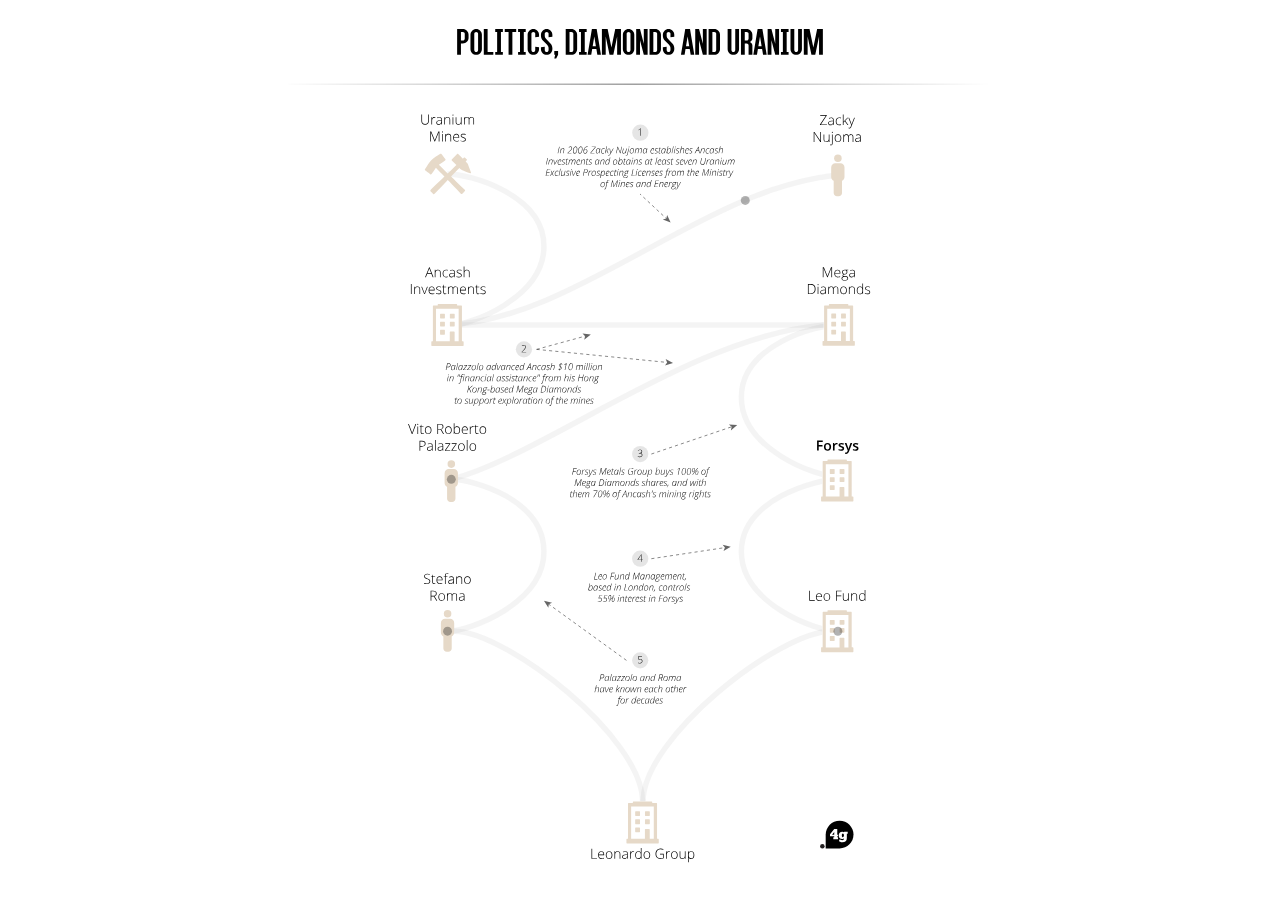
<file: forsys/index.html>
<?xml version="1.0" encoding="utf-8"?>
<!-- Generator: Adobe Illustrator 18.0.0, SVG Export Plug-In . SVG Version: 6.00 Build 0)  -->
<!DOCTYPE svg PUBLIC "-//W3C//DTD SVG 1.1//EN" "http://www.w3.org/Graphics/SVG/1.1/DTD/svg11.dtd">
<svg version="1.1" xmlns="http://www.w3.org/2000/svg" xmlns:xlink="http://www.w3.org/1999/xlink" x="0px" y="0px"width="100%"
	height="100%" viewBox="0 0 900 1133" enable-background="new 0 0 900 1133" xml:space="preserve">
<g id="etichette">
	<g enable-background="new    ">
		<path fill="#010101" d="M689.938,345.076l-4.79-11.865h-0.07c0.047,0.727,0.07,1.471,0.07,2.232v9.633h-0.861v-12.85h1.389
			l4.553,11.303h0.053l4.553-11.303h1.354v12.85h-0.905v-9.738c0-0.68,0.035-1.383,0.105-2.109h-0.07l-4.808,11.848H689.938z"/>
		<path fill="#010101" d="M703.456,345.252c-1.389,0-2.472-0.428-3.247-1.283c-0.777-0.855-1.165-2.054-1.165-3.595
			c0-1.523,0.375-2.743,1.125-3.661c0.75-0.916,1.761-1.375,3.032-1.375c1.125,0,2.013,0.393,2.663,1.178s0.976,1.852,0.976,3.199
			v0.703h-6.882c0.012,1.313,0.317,2.314,0.919,3.006c0.6,0.691,1.46,1.037,2.579,1.037c0.545,0,1.024-0.038,1.437-0.114
			c0.414-0.076,0.937-0.24,1.569-0.492v0.791c-0.539,0.234-1.037,0.395-1.494,0.479
			C704.511,345.209,704.007,345.252,703.456,345.252z M703.201,336.111c-0.92,0-1.658,0.303-2.215,0.91
			c-0.557,0.605-0.882,1.48-0.976,2.623h5.906c0-1.107-0.24-1.973-0.721-2.598C704.716,336.424,704.051,336.111,703.201,336.111z"/>
		<path fill="#010101" d="M716.93,335.522v0.606l-1.978,0.123c0.527,0.656,0.791,1.377,0.791,2.162c0,0.92-0.307,1.666-0.919,2.236
			c-0.612,0.572-1.434,0.857-2.465,0.857c-0.434,0-0.738-0.018-0.914-0.053c-0.346,0.182-0.609,0.396-0.791,0.642
			s-0.272,0.507-0.272,0.782c0,0.305,0.115,0.527,0.347,0.668s0.62,0.211,1.165,0.211h1.67c1.037,0,1.831,0.21,2.382,0.629
			s0.826,1.038,0.826,1.858c0,1.008-0.408,1.785-1.227,2.333c-0.816,0.548-1.981,0.822-3.493,0.822c-1.201,0-2.132-0.231-2.79-0.694
			c-0.66-0.463-0.989-1.107-0.989-1.934c0-0.656,0.203-1.201,0.61-1.635s0.96-0.729,1.657-0.888
			c-0.287-0.123-0.518-0.297-0.69-0.523c-0.173-0.225-0.259-0.484-0.259-0.777c0-0.639,0.407-1.201,1.222-1.688
			c-0.557-0.229-0.99-0.587-1.301-1.076s-0.466-1.051-0.466-1.684c0-0.955,0.304-1.721,0.909-2.299
			c0.607-0.576,1.426-0.865,2.457-0.865c0.627,0,1.113,0.062,1.459,0.185H716.93z M709.195,346.693c0,1.313,0.976,1.969,2.927,1.969
			c2.508,0,3.762-0.8,3.762-2.399c0-0.574-0.196-0.99-0.589-1.248s-1.028-0.387-1.907-0.387h-1.564
			C710.071,344.628,709.195,345.316,709.195,346.693z M709.925,338.502c0,0.738,0.224,1.312,0.673,1.719
			c0.447,0.407,1.047,0.61,1.797,0.61c0.797,0,1.407-0.202,1.832-0.606s0.638-0.99,0.638-1.758c0-0.814-0.219-1.425-0.655-1.832
			s-1.047-0.611-1.832-0.611c-0.762,0-1.361,0.219-1.797,0.654C710.143,337.115,709.925,337.723,709.925,338.502z"/>
		<path fill="#010101" d="M724.69,345.076l-0.22-1.512h-0.07c-0.48,0.615-0.975,1.051-1.481,1.305
			c-0.507,0.256-1.105,0.383-1.797,0.383c-0.938,0-1.667-0.24-2.188-0.721s-0.782-1.146-0.782-1.995
			c0-0.932,0.388-1.655,1.164-2.171s1.9-0.788,3.371-0.817l1.819-0.053v-0.633c0-0.908-0.185-1.594-0.554-2.057
			s-0.964-0.694-1.784-0.694c-0.885,0-1.802,0.246-2.751,0.738l-0.325-0.756c1.049-0.492,2.086-0.738,3.111-0.738
			c1.049,0,1.833,0.272,2.351,0.817c0.52,0.545,0.778,1.395,0.778,2.549v6.354H724.69z M721.175,344.461
			c1.02,0,1.824-0.291,2.412-0.875c0.59-0.582,0.884-1.393,0.884-2.43v-0.94l-1.67,0.07c-1.342,0.064-2.298,0.274-2.87,0.628
			c-0.57,0.355-0.856,0.907-0.856,1.657c0,0.598,0.183,1.063,0.55,1.394C719.989,344.296,720.507,344.461,721.175,344.461z"/>
		<path fill="#010101" d="M674.988,360.128c0,2.156-0.565,3.787-1.696,4.892s-2.792,1.656-4.983,1.656h-3.076v-12.85h3.472
			c2.051,0,3.61,0.536,4.68,1.608S674.988,358.071,674.988,360.128z M674.013,360.163c0-1.84-0.468-3.224-1.402-4.153
			c-0.935-0.928-2.307-1.393-4.117-1.393h-2.364v11.268h2.127C672.094,365.885,674.013,363.978,674.013,360.163z"/>
		<path fill="#010101" d="M677.599,354.468c0-0.563,0.185-0.844,0.554-0.844c0.182,0,0.323,0.073,0.427,0.22
			c0.102,0.146,0.153,0.354,0.153,0.624c0,0.264-0.052,0.472-0.153,0.624c-0.104,0.152-0.245,0.229-0.427,0.229
			C677.783,355.32,677.599,355.036,677.599,354.468z M678.592,366.676h-0.87v-9.554h0.87V366.676z"/>
		<path fill="#010101" d="M687.592,366.676l-0.22-1.512h-0.07c-0.48,0.615-0.975,1.051-1.481,1.305
			c-0.507,0.256-1.105,0.383-1.797,0.383c-0.938,0-1.667-0.24-2.188-0.721s-0.782-1.146-0.782-1.995
			c0-0.932,0.388-1.655,1.164-2.171s1.9-0.788,3.371-0.817l1.819-0.053v-0.633c0-0.908-0.185-1.594-0.554-2.057
			s-0.964-0.694-1.784-0.694c-0.885,0-1.802,0.246-2.751,0.738l-0.325-0.756c1.049-0.492,2.086-0.738,3.111-0.738
			c1.049,0,1.833,0.272,2.351,0.817c0.52,0.545,0.778,1.395,0.778,2.549v6.354H687.592z M684.076,366.061
			c1.02,0,1.824-0.291,2.412-0.875c0.59-0.582,0.884-1.393,0.884-2.43v-0.94l-1.67,0.07c-1.342,0.064-2.298,0.274-2.87,0.628
			c-0.57,0.355-0.856,0.907-0.856,1.657c0,0.598,0.183,1.063,0.55,1.394C682.891,365.896,683.408,366.061,684.076,366.061z"/>
		<path fill="#010101" d="M703.263,366.676v-6.267c0-0.932-0.182-1.611-0.545-2.039s-0.92-0.642-1.67-0.642
			c-0.979,0-1.702,0.27-2.171,0.809s-0.703,1.386-0.703,2.54v5.599h-0.888v-6.53c0-1.611-0.738-2.417-2.215-2.417
			c-1.002,0-1.731,0.292-2.188,0.875s-0.686,1.516-0.686,2.799v5.273h-0.87v-9.554h0.721l0.185,1.31h0.053
			c0.264-0.475,0.639-0.842,1.125-1.104c0.486-0.26,1.022-0.391,1.608-0.391c1.506,0,2.473,0.565,2.9,1.696h0.035
			c0.311-0.545,0.728-0.964,1.252-1.257s1.121-0.439,1.789-0.439c1.043,0,1.825,0.278,2.347,0.835s0.782,1.441,0.782,2.654v6.249
			H703.263z"/>
		<path fill="#010101" d="M715.119,361.886c0,1.559-0.378,2.776-1.134,3.651c-0.756,0.877-1.799,1.314-3.129,1.314
			c-0.838,0-1.576-0.202-2.215-0.606s-1.128-0.984-1.468-1.74s-0.51-1.629-0.51-2.619c0-1.559,0.378-2.772,1.134-3.644
			c0.756-0.869,1.793-1.305,3.111-1.305c1.313,0,2.342,0.441,3.09,1.322C714.745,359.143,715.119,360.351,715.119,361.886z
			 M707.578,361.886c0,1.313,0.288,2.337,0.866,3.071c0.576,0.736,1.393,1.104,2.447,1.104s1.87-0.367,2.447-1.104
			c0.577-0.734,0.866-1.759,0.866-3.071c0-1.318-0.292-2.341-0.874-3.067c-0.584-0.727-1.402-1.09-2.457-1.09
			s-1.867,0.362-2.439,1.086C707.864,359.538,707.578,360.562,707.578,361.886z"/>
		<path fill="#010101" d="M724.427,366.676v-6.196c0-0.961-0.202-1.659-0.606-2.097c-0.404-0.436-1.031-0.654-1.881-0.654
			c-1.143,0-1.979,0.289-2.509,0.865c-0.531,0.578-0.796,1.514-0.796,2.809v5.273h-0.87v-9.554h0.738l0.167,1.31h0.053
			c0.621-0.996,1.726-1.494,3.313-1.494c2.168,0,3.252,1.163,3.252,3.489v6.249H724.427z"/>
		<path fill="#010101" d="M731.88,356.938c0.691,0,1.289,0.126,1.793,0.378s0.955,0.683,1.354,1.292h0.053
			c-0.035-0.738-0.053-1.462-0.053-2.171V353h0.861v13.676h-0.571l-0.22-1.459h-0.07c-0.727,1.09-1.77,1.635-3.129,1.635
			c-1.318,0-2.326-0.41-3.023-1.23s-1.046-2.016-1.046-3.586c0-1.652,0.346-2.915,1.037-3.788S730.562,356.938,731.88,356.938z
			 M731.88,357.729c-1.043,0-1.827,0.366-2.352,1.099s-0.786,1.796-0.786,3.19c0,2.707,1.052,4.061,3.155,4.061
			c1.078,0,1.869-0.313,2.373-0.94s0.756-1.661,0.756-3.103v-0.149c0-1.477-0.248-2.538-0.742-3.187
			C733.788,358.053,732.987,357.729,731.88,357.729z"/>
		<path fill="#010101" d="M745.02,364.188c0,0.855-0.325,1.514-0.976,1.974s-1.573,0.689-2.769,0.689
			c-1.277,0-2.291-0.196-3.041-0.589v-0.94c0.961,0.48,1.975,0.721,3.041,0.721c0.943,0,1.659-0.156,2.148-0.471
			c0.489-0.313,0.734-0.73,0.734-1.252c0-0.48-0.195-0.885-0.584-1.213c-0.391-0.328-1.03-0.65-1.921-0.967
			c-0.955-0.346-1.626-0.643-2.013-0.893c-0.387-0.248-0.679-0.529-0.875-0.844c-0.196-0.313-0.294-0.695-0.294-1.146
			c0-0.715,0.3-1.28,0.901-1.696c0.6-0.416,1.439-0.624,2.518-0.624c1.031,0,2.01,0.193,2.936,0.58l-0.325,0.791
			c-0.938-0.387-1.808-0.58-2.61-0.58c-0.779,0-1.397,0.129-1.854,0.387s-0.686,0.615-0.686,1.072c0,0.498,0.177,0.896,0.532,1.195
			c0.354,0.299,1.047,0.633,2.078,1.002c0.861,0.311,1.488,0.591,1.881,0.84s0.687,0.531,0.883,0.848S745.02,363.761,745.02,364.188
			z"/>
	</g>
	<g enable-background="new    ">
		<path fill="#010101" d="M689.583,150.076h-8.93v-0.668l7.523-11.338h-7.181v-0.844h8.385v0.668l-7.541,11.338h7.743V150.076z"/>
		<path fill="#010101" d="M697.704,150.076l-0.22-1.512h-0.07c-0.48,0.615-0.975,1.051-1.481,1.305
			c-0.507,0.256-1.105,0.383-1.797,0.383c-0.938,0-1.667-0.24-2.188-0.721s-0.782-1.146-0.782-1.995
			c0-0.932,0.388-1.655,1.164-2.171s1.9-0.788,3.371-0.817l1.819-0.053v-0.633c0-0.908-0.185-1.594-0.554-2.057
			s-0.964-0.694-1.784-0.694c-0.885,0-1.802,0.246-2.751,0.738l-0.325-0.756c1.049-0.492,2.086-0.738,3.111-0.738
			c1.049,0,1.833,0.272,2.351,0.817c0.52,0.545,0.778,1.395,0.778,2.549v6.354H697.704z M694.188,149.461
			c1.02,0,1.824-0.291,2.412-0.875c0.59-0.582,0.884-1.393,0.884-2.43v-0.94l-1.67,0.07c-1.342,0.064-2.298,0.274-2.87,0.628
			c-0.57,0.355-0.856,0.907-0.856,1.657c0,0.598,0.183,1.063,0.55,1.394C693.003,149.296,693.521,149.461,694.188,149.461z"/>
		<path fill="#010101" d="M705.254,150.252c-1.365,0-2.435-0.431-3.208-1.292s-1.16-2.063-1.16-3.604
			c0-1.582,0.401-2.813,1.204-3.696c0.803-0.881,1.901-1.322,3.296-1.322c0.826,0,1.617,0.144,2.373,0.431l-0.237,0.773
			c-0.826-0.275-1.544-0.413-2.153-0.413c-1.172,0-2.06,0.362-2.663,1.086s-0.905,1.765-0.905,3.124
			c0,1.289,0.302,2.298,0.905,3.028c0.604,0.729,1.447,1.094,2.531,1.094c0.867,0,1.673-0.155,2.417-0.466v0.809
			C707.044,150.103,706.244,150.252,705.254,150.252z"/>
		<path fill="#010101" d="M710.844,145.884l4.878-5.361h1.055l-3.762,4.078l4.087,5.476h-1.046l-3.63-4.825l-1.564,1.424v3.401
			h-0.87V136.4h0.87v6.855l-0.062,2.628H710.844z"/>
		<path fill="#010101" d="M717.102,140.522h0.896l2.021,5.361c0.615,1.646,1.005,2.757,1.169,3.331h0.053
			c0.246-0.756,0.647-1.884,1.204-3.384l2.021-5.309h0.896l-4.28,11.101c-0.346,0.902-0.636,1.512-0.87,1.828
			s-0.509,0.554-0.822,0.712s-0.692,0.237-1.138,0.237c-0.334,0-0.706-0.062-1.116-0.185v-0.756c0.34,0.094,0.706,0.141,1.099,0.141
			c0.299,0,0.563-0.07,0.791-0.211s0.435-0.359,0.62-0.655c0.184-0.296,0.397-0.764,0.641-1.406c0.243-0.641,0.4-1.059,0.471-1.252
			L717.102,140.522z"/>
		<path fill="#010101" d="M681.989,171.676h-0.905l-7.611-11.408h-0.07c0.07,1.359,0.105,2.385,0.105,3.076v8.332h-0.861v-12.85
			h0.896l7.603,11.391h0.053c-0.053-1.055-0.079-2.057-0.079-3.006v-8.385h0.87V171.676z"/>
		<path fill="#010101" d="M686.164,162.122v6.188c0,0.961,0.202,1.66,0.606,2.097s1.031,0.654,1.881,0.654
			c1.137,0,1.974-0.287,2.509-0.861c0.537-0.574,0.805-1.509,0.805-2.804v-5.273h0.861v9.554h-0.738l-0.158-1.318h-0.053
			c-0.621,0.996-1.726,1.494-3.313,1.494c-2.174,0-3.261-1.163-3.261-3.489v-6.24H686.164z"/>
		<path fill="#010101" d="M694.751,176c-0.469,0-0.864-0.073-1.187-0.22v-0.756c0.404,0.117,0.782,0.176,1.134,0.176
			c0.885,0,1.327-0.516,1.327-1.547v-11.531h0.87v11.408c0,0.791-0.187,1.4-0.558,1.828C695.965,175.786,695.437,176,694.751,176z
			 M695.902,159.468c0-0.563,0.185-0.844,0.554-0.844c0.182,0,0.323,0.073,0.427,0.22c0.102,0.146,0.153,0.354,0.153,0.624
			c0,0.264-0.052,0.472-0.153,0.624c-0.104,0.152-0.245,0.229-0.427,0.229C696.087,160.32,695.902,160.036,695.902,159.468z"/>
		<path fill="#010101" d="M707.996,166.886c0,1.559-0.378,2.776-1.134,3.651c-0.756,0.877-1.799,1.314-3.129,1.314
			c-0.838,0-1.576-0.202-2.215-0.606s-1.128-0.984-1.468-1.74s-0.51-1.629-0.51-2.619c0-1.559,0.378-2.772,1.134-3.644
			c0.756-0.869,1.793-1.305,3.111-1.305c1.313,0,2.342,0.441,3.09,1.322C707.622,164.143,707.996,165.351,707.996,166.886z
			 M700.455,166.886c0,1.313,0.288,2.337,0.866,3.071c0.576,0.736,1.393,1.104,2.447,1.104s1.87-0.367,2.447-1.104
			c0.577-0.734,0.866-1.759,0.866-3.071c0-1.318-0.292-2.341-0.874-3.067c-0.584-0.727-1.402-1.09-2.457-1.09
			s-1.867,0.362-2.439,1.086C700.741,164.538,700.455,165.562,700.455,166.886z"/>
		<path fill="#010101" d="M722.577,171.676v-6.267c0-0.932-0.182-1.611-0.545-2.039s-0.92-0.642-1.67-0.642
			c-0.979,0-1.702,0.27-2.171,0.809s-0.703,1.386-0.703,2.54v5.599h-0.888v-6.53c0-1.611-0.738-2.417-2.215-2.417
			c-1.002,0-1.731,0.292-2.188,0.875s-0.686,1.516-0.686,2.799v5.273h-0.87v-9.554h0.721l0.185,1.31h0.053
			c0.264-0.475,0.639-0.842,1.125-1.104c0.486-0.26,1.022-0.391,1.608-0.391c1.506,0,2.473,0.565,2.9,1.696h0.035
			c0.311-0.545,0.728-0.964,1.252-1.257s1.121-0.439,1.789-0.439c1.043,0,1.825,0.278,2.347,0.835s0.782,1.441,0.782,2.654v6.249
			H722.577z"/>
		<path fill="#010101" d="M732.333,171.676l-0.22-1.512h-0.07c-0.48,0.615-0.975,1.051-1.481,1.305
			c-0.507,0.256-1.105,0.383-1.797,0.383c-0.938,0-1.667-0.24-2.188-0.721s-0.782-1.146-0.782-1.995
			c0-0.932,0.388-1.655,1.164-2.171s1.9-0.788,3.371-0.817l1.819-0.053v-0.633c0-0.908-0.185-1.594-0.554-2.057
			s-0.964-0.694-1.784-0.694c-0.885,0-1.802,0.246-2.751,0.738l-0.325-0.756c1.049-0.492,2.086-0.738,3.111-0.738
			c1.049,0,1.833,0.272,2.351,0.817c0.52,0.545,0.778,1.395,0.778,2.549v6.354H732.333z M728.817,171.061
			c1.02,0,1.824-0.291,2.412-0.875c0.59-0.582,0.884-1.393,0.884-2.43v-0.94l-1.67,0.07c-1.342,0.064-2.298,0.274-2.87,0.628
			c-0.57,0.355-0.856,0.907-0.856,1.657c0,0.598,0.183,1.063,0.55,1.394C727.632,170.896,728.149,171.061,728.817,171.061z"/>
	</g>
	<g enable-background="new    ">
		<path fill="#010101" d="M162.18,533.059h0.976l-4.808,12.85h-0.791l-4.79-12.85h0.958l3.234,8.745
			c0.492,1.318,0.823,2.309,0.993,2.971c0.117-0.439,0.349-1.122,0.694-2.048L162.18,533.059z"/>
		<path fill="#010101" d="M164.632,533.7c0-0.563,0.185-0.844,0.554-0.844c0.182,0,0.324,0.073,0.426,0.22s0.154,0.354,0.154,0.624
			c0,0.264-0.051,0.472-0.154,0.624s-0.245,0.229-0.426,0.229C164.816,534.553,164.632,534.269,164.632,533.7z M165.625,545.908
			h-0.87v-9.554h0.87V545.908z"/>
		<path fill="#010101" d="M171.347,545.311c0.551,0,1.031-0.047,1.441-0.141v0.703c-0.422,0.141-0.908,0.211-1.459,0.211
			c-0.844,0-1.466-0.226-1.868-0.677s-0.602-1.16-0.602-2.127v-6.17h-1.415v-0.51l1.415-0.396l0.439-2.162h0.448v2.312h2.804v0.756
			h-2.804v6.047c0,0.732,0.129,1.274,0.387,1.626S170.796,545.311,171.347,545.311z"/>
		<path fill="#010101" d="M182.755,541.118c0,1.559-0.378,2.776-1.134,3.651c-0.756,0.877-1.799,1.314-3.129,1.314
			c-0.838,0-1.576-0.202-2.215-0.606s-1.128-0.984-1.468-1.74s-0.51-1.629-0.51-2.619c0-1.559,0.378-2.772,1.134-3.644
			c0.756-0.869,1.793-1.305,3.111-1.305c1.313,0,2.342,0.441,3.089,1.322C182.381,538.375,182.755,539.583,182.755,541.118z
			 M175.214,541.118c0,1.313,0.289,2.337,0.866,3.071c0.577,0.736,1.393,1.104,2.448,1.104s1.871-0.367,2.448-1.104
			c0.577-0.734,0.866-1.759,0.866-3.071c0-1.318-0.292-2.341-0.875-3.067s-1.402-1.09-2.457-1.09s-1.868,0.362-2.439,1.086
			S175.214,539.794,175.214,541.118z"/>
		<path fill="#010101" d="M191.192,540.31v5.599h-0.896v-12.85h3.059c1.594,0,2.771,0.295,3.533,0.883
			c0.762,0.59,1.143,1.476,1.143,2.659c0,0.861-0.227,1.588-0.681,2.18s-1.144,1.017-2.07,1.274l3.489,5.854h-1.072l-3.313-5.599
			H191.192z M191.192,539.536h2.452c1.084,0,1.925-0.241,2.522-0.726c0.598-0.482,0.896-1.196,0.896-2.14
			c0-0.979-0.293-1.69-0.879-2.136s-1.541-0.668-2.865-0.668h-2.127V539.536z"/>
		<path fill="#010101" d="M208.674,541.118c0,1.559-0.378,2.776-1.134,3.651c-0.756,0.877-1.799,1.314-3.129,1.314
			c-0.838,0-1.576-0.202-2.215-0.606s-1.128-0.984-1.468-1.74s-0.51-1.629-0.51-2.619c0-1.559,0.378-2.772,1.134-3.644
			c0.756-0.869,1.793-1.305,3.111-1.305c1.313,0,2.342,0.441,3.089,1.322C208.3,538.375,208.674,539.583,208.674,541.118z
			 M201.133,541.118c0,1.313,0.289,2.337,0.866,3.071c0.577,0.736,1.393,1.104,2.448,1.104s1.871-0.367,2.448-1.104
			c0.577-0.734,0.866-1.759,0.866-3.071c0-1.318-0.292-2.341-0.875-3.067s-1.402-1.09-2.457-1.09s-1.868,0.362-2.439,1.086
			S201.133,539.794,201.133,541.118z"/>
		<path fill="#010101" d="M215.354,536.17c1.336,0,2.342,0.421,3.019,1.262s1.015,2.069,1.015,3.687
			c0,1.588-0.356,2.813-1.068,3.674s-1.712,1.292-3.001,1.292c-0.68,0-1.292-0.141-1.837-0.422s-0.976-0.68-1.292-1.195h-0.079
			l-0.246,1.441h-0.545v-13.676h0.87v3.437c0,0.516-0.012,0.99-0.035,1.424l-0.026,0.747h0.062c0.363-0.574,0.801-0.996,1.314-1.266
			S214.633,536.17,215.354,536.17z M215.336,536.961c-1.125,0-1.931,0.322-2.417,0.967s-0.729,1.708-0.729,3.19v0.149
			c0,1.441,0.253,2.476,0.76,3.103s1.296,0.94,2.369,0.94c1.043,0,1.828-0.365,2.355-1.094c0.527-0.73,0.791-1.769,0.791-3.116
			C218.465,538.341,217.422,536.961,215.336,536.961z"/>
		<path fill="#010101" d="M225.892,546.084c-1.389,0-2.471-0.428-3.248-1.283s-1.165-2.054-1.165-3.595
			c0-1.523,0.375-2.743,1.125-3.661c0.75-0.916,1.761-1.375,3.032-1.375c1.125,0,2.013,0.393,2.663,1.178s0.976,1.852,0.976,3.199
			v0.703h-6.882c0.012,1.313,0.318,2.314,0.918,3.006s1.46,1.037,2.58,1.037c0.545,0,1.024-0.038,1.437-0.114
			s0.936-0.24,1.569-0.492v0.791c-0.539,0.234-1.037,0.395-1.494,0.479C226.946,546.041,226.442,546.084,225.892,546.084z
			 M225.637,536.943c-0.92,0-1.658,0.303-2.215,0.91c-0.557,0.605-0.882,1.48-0.976,2.623h5.906c0-1.107-0.24-1.973-0.721-2.598
			C227.151,537.256,226.486,536.943,225.637,536.943z"/>
		<path fill="#010101" d="M235.674,536.17c0.404,0,0.838,0.041,1.301,0.123l-0.167,0.835c-0.398-0.1-0.812-0.149-1.239-0.149
			c-0.814,0-1.482,0.346-2.004,1.037s-0.782,1.564-0.782,2.619v5.273h-0.87v-9.554h0.738l0.088,1.723h0.062
			c0.393-0.703,0.812-1.196,1.257-1.481C234.502,536.313,235.041,536.17,235.674,536.17z"/>
		<path fill="#010101" d="M241.439,545.311c0.551,0,1.031-0.047,1.441-0.141v0.703c-0.422,0.141-0.908,0.211-1.459,0.211
			c-0.844,0-1.466-0.226-1.868-0.677s-0.602-1.16-0.602-2.127v-6.17h-1.415v-0.51l1.415-0.396l0.439-2.162h0.448v2.312h2.804v0.756
			h-2.804v6.047c0,0.732,0.129,1.274,0.387,1.626S240.889,545.311,241.439,545.311z"/>
		<path fill="#010101" d="M252.848,541.118c0,1.559-0.378,2.776-1.134,3.651c-0.756,0.877-1.799,1.314-3.129,1.314
			c-0.838,0-1.576-0.202-2.215-0.606s-1.128-0.984-1.468-1.74s-0.51-1.629-0.51-2.619c0-1.559,0.378-2.772,1.134-3.644
			c0.756-0.869,1.793-1.305,3.111-1.305c1.313,0,2.342,0.441,3.089,1.322C252.474,538.375,252.848,539.583,252.848,541.118z
			 M245.307,541.118c0,1.313,0.289,2.337,0.866,3.071c0.577,0.736,1.393,1.104,2.448,1.104s1.871-0.367,2.448-1.104
			c0.577-0.734,0.866-1.759,0.866-3.071c0-1.318-0.292-2.341-0.875-3.067s-1.402-1.09-2.457-1.09s-1.868,0.362-2.439,1.086
			S245.307,539.794,245.307,541.118z"/>
		<path fill="#010101" d="M175.17,558.35c0,1.242-0.422,2.194-1.266,2.856s-2.039,0.993-3.586,0.993h-1.986v5.309h-0.896v-12.85
			h3.146C173.641,554.658,175.17,555.889,175.17,558.35z M168.332,561.426h1.767c1.447,0,2.493-0.238,3.138-0.717
			c0.645-0.477,0.967-1.252,0.967-2.324c0-0.99-0.305-1.724-0.914-2.201s-1.553-0.717-2.83-0.717h-2.127V561.426z"/>
		<path fill="#010101" d="M183.546,567.508l-0.22-1.512h-0.07c-0.48,0.615-0.974,1.051-1.481,1.305
			c-0.507,0.256-1.106,0.383-1.797,0.383c-0.938,0-1.667-0.24-2.188-0.721s-0.782-1.146-0.782-1.995
			c0-0.932,0.388-1.655,1.165-2.171s1.9-0.788,3.371-0.817l1.819-0.053v-0.633c0-0.908-0.185-1.594-0.554-2.057
			s-0.964-0.694-1.784-0.694c-0.885,0-1.802,0.246-2.751,0.738l-0.325-0.756c1.049-0.492,2.086-0.738,3.111-0.738
			c1.049,0,1.833,0.272,2.351,0.817s0.778,1.395,0.778,2.549v6.354H183.546z M180.03,566.893c1.02,0,1.824-0.291,2.413-0.875
			c0.589-0.582,0.883-1.393,0.883-2.43v-0.94l-1.67,0.07c-1.342,0.064-2.298,0.274-2.87,0.628c-0.571,0.355-0.857,0.907-0.857,1.657
			c0,0.598,0.183,1.063,0.549,1.394S179.362,566.893,180.03,566.893z"/>
		<path fill="#010101" d="M188.151,567.508h-0.87v-13.676h0.87V567.508z"/>
		<path fill="#010101" d="M197.151,567.508l-0.22-1.512h-0.07c-0.48,0.615-0.974,1.051-1.481,1.305
			c-0.507,0.256-1.106,0.383-1.797,0.383c-0.938,0-1.667-0.24-2.188-0.721s-0.782-1.146-0.782-1.995
			c0-0.932,0.388-1.655,1.165-2.171s1.9-0.788,3.371-0.817l1.819-0.053v-0.633c0-0.908-0.185-1.594-0.554-2.057
			s-0.964-0.694-1.784-0.694c-0.885,0-1.802,0.246-2.751,0.738l-0.325-0.756c1.049-0.492,2.086-0.738,3.111-0.738
			c1.049,0,1.833,0.272,2.351,0.817s0.778,1.395,0.778,2.549v6.354H197.151z M193.636,566.893c1.02,0,1.824-0.291,2.413-0.875
			c0.589-0.582,0.883-1.393,0.883-2.43v-0.94l-1.67,0.07c-1.342,0.064-2.298,0.274-2.87,0.628c-0.571,0.355-0.857,0.907-0.857,1.657
			c0,0.598,0.183,1.063,0.549,1.394S192.968,566.893,193.636,566.893z"/>
		<path fill="#010101" d="M206.828,567.508h-6.82v-0.554l5.669-8.227h-5.256v-0.773h6.39v0.554l-5.704,8.227h5.722V567.508z"/>
		<path fill="#010101" d="M215.125,567.508h-6.82v-0.554l5.669-8.227h-5.256v-0.773h6.39v0.554l-5.704,8.227h5.722V567.508z"/>
		<path fill="#010101" d="M225.382,562.718c0,1.559-0.378,2.776-1.134,3.651c-0.756,0.877-1.799,1.314-3.129,1.314
			c-0.838,0-1.576-0.202-2.215-0.606s-1.128-0.984-1.468-1.74s-0.51-1.629-0.51-2.619c0-1.559,0.378-2.772,1.134-3.644
			c0.756-0.869,1.793-1.305,3.111-1.305c1.313,0,2.342,0.441,3.089,1.322C225.008,559.975,225.382,561.183,225.382,562.718z
			 M217.841,562.718c0,1.313,0.289,2.337,0.866,3.071c0.577,0.736,1.393,1.104,2.448,1.104s1.871-0.367,2.448-1.104
			c0.577-0.734,0.866-1.759,0.866-3.071c0-1.318-0.292-2.341-0.875-3.067s-1.402-1.09-2.457-1.09s-1.868,0.362-2.439,1.086
			S217.841,561.394,217.841,562.718z"/>
		<path fill="#010101" d="M228.897,567.508h-0.87v-13.676h0.87V567.508z"/>
		<path fill="#010101" d="M239.998,562.718c0,1.559-0.378,2.776-1.134,3.651c-0.756,0.877-1.799,1.314-3.129,1.314
			c-0.838,0-1.576-0.202-2.215-0.606s-1.128-0.984-1.468-1.74s-0.51-1.629-0.51-2.619c0-1.559,0.378-2.772,1.134-3.644
			c0.756-0.869,1.793-1.305,3.111-1.305c1.313,0,2.342,0.441,3.089,1.322C239.625,559.975,239.998,561.183,239.998,562.718z
			 M232.457,562.718c0,1.313,0.289,2.337,0.866,3.071c0.577,0.736,1.393,1.104,2.448,1.104s1.871-0.367,2.448-1.104
			c0.577-0.734,0.866-1.759,0.866-3.071c0-1.318-0.292-2.341-0.875-3.067s-1.402-1.09-2.457-1.09s-1.868,0.362-2.439,1.086
			S232.457,561.394,232.457,562.718z"/>
	</g>
	<g enable-background="new    ">
		<path fill="#010101" d="M182.567,340.541h-5.221l-1.793,4.535h-0.993l5.168-12.902h0.571l5.063,12.902h-1.011L182.567,340.541z
			 M177.672,339.732h4.597l-1.749-4.632c-0.146-0.363-0.322-0.867-0.527-1.512c-0.158,0.563-0.331,1.072-0.519,1.529
			L177.672,339.732z"/>
		<path fill="#010101" d="M193.624,345.076v-6.196c0-0.961-0.202-1.659-0.606-2.097c-0.404-0.436-1.031-0.654-1.881-0.654
			c-1.143,0-1.979,0.289-2.509,0.865c-0.531,0.578-0.796,1.514-0.796,2.809v5.273h-0.87v-9.554h0.738l0.167,1.31h0.053
			c0.621-0.996,1.726-1.494,3.313-1.494c2.168,0,3.252,1.163,3.252,3.489v6.249H193.624z"/>
		<path fill="#010101" d="M201.394,345.252c-1.365,0-2.435-0.431-3.208-1.292s-1.16-2.063-1.16-3.604
			c0-1.582,0.401-2.813,1.204-3.696c0.803-0.881,1.901-1.322,3.296-1.322c0.826,0,1.617,0.144,2.373,0.431l-0.237,0.773
			c-0.826-0.275-1.544-0.413-2.153-0.413c-1.172,0-2.06,0.362-2.663,1.086s-0.905,1.765-0.905,3.124
			c0,1.289,0.302,2.298,0.905,3.028c0.604,0.729,1.447,1.094,2.531,1.094c0.867,0,1.673-0.155,2.417-0.466v0.809
			C203.184,345.103,202.384,345.252,201.394,345.252z"/>
		<path fill="#010101" d="M211.932,345.076l-0.22-1.512h-0.07c-0.48,0.615-0.975,1.051-1.481,1.305
			c-0.507,0.256-1.105,0.383-1.797,0.383c-0.938,0-1.667-0.24-2.188-0.721s-0.782-1.146-0.782-1.995
			c0-0.932,0.388-1.655,1.164-2.171s1.9-0.788,3.371-0.817l1.819-0.053v-0.633c0-0.908-0.185-1.594-0.554-2.057
			s-0.964-0.694-1.784-0.694c-0.885,0-1.802,0.246-2.751,0.738l-0.325-0.756c1.049-0.492,2.086-0.738,3.111-0.738
			c1.049,0,1.833,0.272,2.351,0.817c0.52,0.545,0.778,1.395,0.778,2.549v6.354H211.932z M208.416,344.461
			c1.02,0,1.824-0.291,2.412-0.875c0.59-0.582,0.884-1.393,0.884-2.43v-0.94l-1.67,0.07c-1.342,0.064-2.298,0.274-2.87,0.628
			c-0.57,0.355-0.856,0.907-0.856,1.657c0,0.598,0.183,1.063,0.55,1.394C207.23,344.296,207.748,344.461,208.416,344.461z"/>
		<path fill="#010101" d="M221.591,342.589c0,0.855-0.325,1.514-0.976,1.974s-1.573,0.689-2.769,0.689
			c-1.277,0-2.291-0.196-3.041-0.589v-0.94c0.961,0.48,1.975,0.721,3.041,0.721c0.943,0,1.659-0.156,2.148-0.471
			c0.489-0.313,0.734-0.73,0.734-1.252c0-0.48-0.195-0.885-0.584-1.213c-0.391-0.328-1.03-0.65-1.921-0.967
			c-0.955-0.346-1.626-0.643-2.013-0.893c-0.387-0.248-0.679-0.529-0.875-0.844c-0.196-0.313-0.294-0.695-0.294-1.146
			c0-0.715,0.3-1.28,0.901-1.696c0.6-0.416,1.439-0.624,2.518-0.624c1.031,0,2.01,0.193,2.936,0.58l-0.325,0.791
			c-0.938-0.387-1.808-0.58-2.61-0.58c-0.779,0-1.397,0.129-1.854,0.387s-0.686,0.615-0.686,1.072c0,0.498,0.177,0.896,0.532,1.195
			c0.354,0.299,1.047,0.633,2.078,1.002c0.861,0.311,1.488,0.591,1.881,0.84s0.687,0.531,0.883,0.848
			S221.591,342.161,221.591,342.589z"/>
		<path fill="#010101" d="M230.714,345.076v-6.196c0-0.961-0.202-1.659-0.606-2.097c-0.404-0.436-1.031-0.654-1.881-0.654
			c-1.143,0-1.979,0.289-2.509,0.865c-0.531,0.578-0.796,1.514-0.796,2.809v5.273h-0.87V331.4h0.87v4.351l-0.044,1.222h0.062
			c0.357-0.574,0.809-0.99,1.354-1.248s1.222-0.387,2.03-0.387c2.168,0,3.252,1.163,3.252,3.489v6.249H230.714z"/>
		<path fill="#010101" d="M156.38,366.676v-12.85h0.896v12.85H156.38z"/>
		<path fill="#010101" d="M167.357,366.676v-6.196c0-0.961-0.202-1.659-0.606-2.097c-0.404-0.436-1.031-0.654-1.881-0.654
			c-1.143,0-1.979,0.289-2.509,0.865c-0.531,0.578-0.796,1.514-0.796,2.809v5.273h-0.87v-9.554h0.738l0.167,1.31h0.053
			c0.621-0.996,1.726-1.494,3.313-1.494c2.168,0,3.252,1.163,3.252,3.489v6.249H167.357z"/>
		<path fill="#010101" d="M173.404,366.676l-3.691-9.554h0.896l2.47,6.495c0.328,0.832,0.574,1.559,0.738,2.18h0.053
			c0.24-0.797,0.486-1.529,0.738-2.197l2.47-6.478h0.896l-3.691,9.554H173.404z"/>
		<path fill="#010101" d="M183.433,366.852c-1.389,0-2.472-0.428-3.247-1.283c-0.777-0.855-1.165-2.054-1.165-3.595
			c0-1.523,0.375-2.743,1.125-3.661c0.75-0.916,1.761-1.375,3.032-1.375c1.125,0,2.013,0.393,2.663,1.178s0.976,1.852,0.976,3.199
			v0.703h-6.882c0.012,1.313,0.317,2.314,0.919,3.006c0.6,0.691,1.46,1.037,2.579,1.037c0.545,0,1.024-0.038,1.437-0.114
			c0.414-0.076,0.937-0.24,1.569-0.492v0.791c-0.539,0.234-1.037,0.395-1.494,0.479
			C184.487,366.809,183.983,366.852,183.433,366.852z M183.178,357.711c-0.92,0-1.658,0.303-2.215,0.91
			c-0.557,0.605-0.882,1.48-0.976,2.623h5.906c0-1.107-0.24-1.973-0.721-2.598C184.692,358.023,184.027,357.711,183.178,357.711z"/>
		<path fill="#010101" d="M195.377,364.188c0,0.855-0.325,1.514-0.976,1.974s-1.573,0.689-2.769,0.689
			c-1.277,0-2.291-0.196-3.041-0.589v-0.94c0.961,0.48,1.975,0.721,3.041,0.721c0.943,0,1.659-0.156,2.148-0.471
			c0.489-0.313,0.734-0.73,0.734-1.252c0-0.48-0.195-0.885-0.584-1.213c-0.391-0.328-1.03-0.65-1.921-0.967
			c-0.955-0.346-1.626-0.643-2.013-0.893c-0.387-0.248-0.679-0.529-0.875-0.844c-0.196-0.313-0.294-0.695-0.294-1.146
			c0-0.715,0.3-1.28,0.901-1.696c0.6-0.416,1.439-0.624,2.518-0.624c1.031,0,2.01,0.193,2.936,0.58l-0.325,0.791
			c-0.938-0.387-1.808-0.58-2.61-0.58c-0.779,0-1.397,0.129-1.854,0.387s-0.686,0.615-0.686,1.072c0,0.498,0.177,0.896,0.532,1.195
			c0.354,0.299,1.047,0.633,2.078,1.002c0.861,0.311,1.488,0.591,1.881,0.84s0.687,0.531,0.883,0.848
			S195.377,363.761,195.377,364.188z"/>
		<path fill="#010101" d="M200.36,366.078c0.551,0,1.031-0.047,1.441-0.141v0.703c-0.422,0.141-0.908,0.211-1.459,0.211
			c-0.844,0-1.467-0.226-1.868-0.677s-0.602-1.16-0.602-2.127v-6.17h-1.415v-0.51l1.415-0.396l0.439-2.162h0.448v2.312h2.804v0.756
			h-2.804v6.047c0,0.732,0.129,1.274,0.387,1.626S199.81,366.078,200.36,366.078z"/>
		<path fill="#010101" d="M215.803,366.676v-6.267c0-0.932-0.182-1.611-0.545-2.039s-0.92-0.642-1.67-0.642
			c-0.979,0-1.702,0.27-2.171,0.809s-0.703,1.386-0.703,2.54v5.599h-0.888v-6.53c0-1.611-0.738-2.417-2.215-2.417
			c-1.002,0-1.731,0.292-2.188,0.875s-0.686,1.516-0.686,2.799v5.273h-0.87v-9.554h0.721l0.185,1.31h0.053
			c0.264-0.475,0.639-0.842,1.125-1.104c0.486-0.26,1.022-0.391,1.608-0.391c1.506,0,2.473,0.565,2.9,1.696h0.035
			c0.311-0.545,0.728-0.964,1.252-1.257s1.121-0.439,1.789-0.439c1.043,0,1.825,0.278,2.347,0.835s0.782,1.441,0.782,2.654v6.249
			H215.803z"/>
		<path fill="#010101" d="M223.616,366.852c-1.389,0-2.472-0.428-3.247-1.283c-0.777-0.855-1.165-2.054-1.165-3.595
			c0-1.523,0.375-2.743,1.125-3.661c0.75-0.916,1.761-1.375,3.032-1.375c1.125,0,2.013,0.393,2.663,1.178s0.976,1.852,0.976,3.199
			v0.703h-6.882c0.012,1.313,0.317,2.314,0.919,3.006c0.6,0.691,1.46,1.037,2.579,1.037c0.545,0,1.024-0.038,1.437-0.114
			c0.414-0.076,0.937-0.24,1.569-0.492v0.791c-0.539,0.234-1.037,0.395-1.494,0.479
			C224.671,366.809,224.167,366.852,223.616,366.852z M223.361,357.711c-0.92,0-1.658,0.303-2.215,0.91
			c-0.557,0.605-0.882,1.48-0.976,2.623h5.906c0-1.107-0.24-1.973-0.721-2.598C224.876,358.023,224.211,357.711,223.361,357.711z"/>
		<path fill="#010101" d="M236.299,366.676v-6.196c0-0.961-0.202-1.659-0.606-2.097c-0.404-0.436-1.031-0.654-1.881-0.654
			c-1.143,0-1.979,0.289-2.509,0.865c-0.531,0.578-0.796,1.514-0.796,2.809v5.273h-0.87v-9.554h0.738l0.167,1.31h0.053
			c0.621-0.996,1.726-1.494,3.313-1.494c2.168,0,3.252,1.163,3.252,3.489v6.249H236.299z"/>
		<path fill="#010101" d="M242.776,366.078c0.551,0,1.031-0.047,1.441-0.141v0.703c-0.422,0.141-0.908,0.211-1.459,0.211
			c-0.844,0-1.467-0.226-1.868-0.677s-0.602-1.16-0.602-2.127v-6.17h-1.415v-0.51l1.415-0.396l0.439-2.162h0.448v2.312h2.804v0.756
			h-2.804v6.047c0,0.732,0.129,1.274,0.387,1.626S242.226,366.078,242.776,366.078z"/>
		<path fill="#010101" d="M252.207,364.188c0,0.855-0.325,1.514-0.976,1.974s-1.573,0.689-2.769,0.689
			c-1.277,0-2.291-0.196-3.041-0.589v-0.94c0.961,0.48,1.975,0.721,3.041,0.721c0.943,0,1.659-0.156,2.148-0.471
			c0.489-0.313,0.734-0.73,0.734-1.252c0-0.48-0.195-0.885-0.584-1.213c-0.391-0.328-1.03-0.65-1.921-0.967
			c-0.955-0.346-1.626-0.643-2.013-0.893c-0.387-0.248-0.679-0.529-0.875-0.844c-0.196-0.313-0.294-0.695-0.294-1.146
			c0-0.715,0.3-1.28,0.901-1.696c0.6-0.416,1.439-0.624,2.518-0.624c1.031,0,2.01,0.193,2.936,0.58l-0.325,0.791
			c-0.938-0.387-1.808-0.58-2.61-0.58c-0.779,0-1.397,0.129-1.854,0.387s-0.686,0.615-0.686,1.072c0,0.498,0.177,0.896,0.532,1.195
			c0.354,0.299,1.047,0.633,2.078,1.002c0.861,0.311,1.488,0.591,1.881,0.84s0.687,0.531,0.883,0.848
			S252.207,363.761,252.207,364.188z"/>
	</g>
	<g enable-background="new    ">
		<path fill="#010101" d="M179.384,136.584v8.314c0,1.477-0.428,2.631-1.283,3.463s-2.048,1.248-3.577,1.248
			c-1.488,0-2.649-0.418-3.485-1.252c-0.834-0.836-1.252-2-1.252-3.494v-8.279h0.905v8.314c0,1.236,0.343,2.199,1.028,2.887
			c0.686,0.689,1.655,1.033,2.909,1.033c1.225,0,2.174-0.338,2.848-1.016c0.674-0.676,1.011-1.615,1.011-2.816v-8.402H179.384z"/>
		<path fill="#010101" d="M186.424,139.695c0.404,0,0.838,0.041,1.301,0.123l-0.167,0.835c-0.398-0.1-0.812-0.149-1.239-0.149
			c-0.814,0-1.482,0.346-2.004,1.037s-0.782,1.564-0.782,2.619v5.273h-0.87v-9.554h0.738l0.088,1.723h0.062
			c0.393-0.703,0.812-1.196,1.257-1.481C185.252,139.838,185.791,139.695,186.424,139.695z"/>
		<path fill="#010101" d="M195.468,149.434l-0.22-1.512h-0.07c-0.48,0.615-0.975,1.051-1.481,1.305
			c-0.507,0.256-1.105,0.383-1.797,0.383c-0.938,0-1.667-0.24-2.188-0.721s-0.782-1.146-0.782-1.995
			c0-0.932,0.388-1.655,1.164-2.171s1.9-0.788,3.371-0.817l1.819-0.053v-0.633c0-0.908-0.185-1.594-0.554-2.057
			s-0.964-0.694-1.784-0.694c-0.885,0-1.802,0.246-2.751,0.738l-0.325-0.756c1.049-0.492,2.086-0.738,3.111-0.738
			c1.049,0,1.833,0.272,2.351,0.817c0.52,0.545,0.778,1.395,0.778,2.549v6.354H195.468z M191.952,148.818
			c1.02,0,1.824-0.291,2.412-0.875c0.59-0.582,0.884-1.393,0.884-2.43v-0.94l-1.67,0.07c-1.342,0.064-2.298,0.274-2.87,0.628
			c-0.57,0.355-0.856,0.907-0.856,1.657c0,0.598,0.183,1.063,0.55,1.394C190.767,148.653,191.284,148.818,191.952,148.818z"/>
		<path fill="#010101" d="M205.865,149.434v-6.196c0-0.961-0.202-1.659-0.606-2.097c-0.404-0.436-1.031-0.654-1.881-0.654
			c-1.143,0-1.979,0.289-2.509,0.865c-0.531,0.578-0.796,1.514-0.796,2.809v5.273h-0.87v-9.554h0.738l0.167,1.31h0.053
			c0.621-0.996,1.726-1.494,3.313-1.494c2.168,0,3.252,1.163,3.252,3.489v6.249H205.865z"/>
		<path fill="#010101" d="M209.697,137.226c0-0.563,0.185-0.844,0.554-0.844c0.182,0,0.323,0.073,0.427,0.22
			c0.102,0.146,0.153,0.354,0.153,0.624c0,0.264-0.052,0.472-0.153,0.624c-0.104,0.152-0.245,0.229-0.427,0.229
			C209.882,138.078,209.697,137.794,209.697,137.226z M210.69,149.434h-0.87v-9.554h0.87V149.434z"/>
		<path fill="#010101" d="M214.646,139.88v6.188c0,0.961,0.202,1.66,0.606,2.097s1.031,0.654,1.881,0.654
			c1.137,0,1.974-0.287,2.509-0.861c0.537-0.574,0.805-1.509,0.805-2.804v-5.273h0.861v9.554h-0.738l-0.158-1.318h-0.053
			c-0.621,0.996-1.726,1.494-3.313,1.494c-2.174,0-3.261-1.163-3.261-3.489v-6.24H214.646z"/>
		<path fill="#010101" d="M236.442,149.434v-6.267c0-0.932-0.182-1.611-0.545-2.039s-0.92-0.642-1.67-0.642
			c-0.979,0-1.702,0.27-2.171,0.809s-0.703,1.386-0.703,2.54v5.599h-0.888v-6.53c0-1.611-0.738-2.417-2.215-2.417
			c-1.002,0-1.731,0.292-2.188,0.875s-0.686,1.516-0.686,2.799v5.273h-0.87v-9.554h0.721l0.185,1.31h0.053
			c0.264-0.475,0.639-0.842,1.125-1.104c0.486-0.26,1.022-0.391,1.608-0.391c1.506,0,2.473,0.565,2.9,1.696h0.035
			c0.311-0.545,0.728-0.964,1.252-1.257s1.121-0.439,1.789-0.439c1.043,0,1.825,0.278,2.347,0.835s0.782,1.441,0.782,2.654v6.249
			H236.442z"/>
		<path fill="#010101" d="M186.688,171.033l-4.79-11.865h-0.07c0.047,0.727,0.07,1.471,0.07,2.232v9.633h-0.861v-12.85h1.389
			l4.553,11.303h0.053l4.553-11.303h1.354v12.85h-0.905v-9.738c0-0.68,0.035-1.383,0.105-2.109h-0.07l-4.808,11.848H186.688z"/>
		<path fill="#010101" d="M196.224,158.825c0-0.563,0.185-0.844,0.554-0.844c0.182,0,0.323,0.073,0.427,0.22
			c0.102,0.146,0.153,0.354,0.153,0.624c0,0.264-0.052,0.472-0.153,0.624c-0.104,0.152-0.245,0.229-0.427,0.229
			C196.408,159.678,196.224,159.394,196.224,158.825z M197.217,171.033h-0.87v-9.554h0.87V171.033z"/>
		<path fill="#010101" d="M207.078,171.033v-6.196c0-0.961-0.202-1.659-0.606-2.097c-0.404-0.436-1.031-0.654-1.881-0.654
			c-1.143,0-1.979,0.289-2.509,0.865c-0.531,0.578-0.796,1.514-0.796,2.809v5.273h-0.87v-9.554h0.738l0.167,1.31h0.053
			c0.621-0.996,1.726-1.494,3.313-1.494c2.168,0,3.252,1.163,3.252,3.489v6.249H207.078z"/>
		<path fill="#010101" d="M214.892,171.209c-1.389,0-2.472-0.428-3.247-1.283c-0.777-0.855-1.165-2.054-1.165-3.595
			c0-1.523,0.375-2.743,1.125-3.661c0.75-0.916,1.761-1.375,3.032-1.375c1.125,0,2.013,0.393,2.663,1.178s0.976,1.852,0.976,3.199
			v0.703h-6.882c0.012,1.313,0.317,2.314,0.919,3.006c0.6,0.691,1.46,1.037,2.579,1.037c0.545,0,1.024-0.038,1.437-0.114
			c0.414-0.076,0.937-0.24,1.569-0.492v0.791c-0.539,0.234-1.037,0.395-1.494,0.479
			C215.946,171.166,215.442,171.209,214.892,171.209z M214.637,162.068c-0.92,0-1.658,0.303-2.215,0.91
			c-0.557,0.605-0.882,1.48-0.976,2.623h5.906c0-1.107-0.24-1.973-0.721-2.598C216.151,162.381,215.486,162.068,214.637,162.068z"/>
		<path fill="#010101" d="M226.836,168.546c0,0.855-0.325,1.514-0.976,1.974s-1.573,0.689-2.769,0.689
			c-1.277,0-2.291-0.196-3.041-0.589v-0.94c0.961,0.48,1.975,0.721,3.041,0.721c0.943,0,1.659-0.156,2.148-0.471
			c0.489-0.313,0.734-0.73,0.734-1.252c0-0.48-0.195-0.885-0.584-1.213c-0.391-0.328-1.03-0.65-1.921-0.967
			c-0.955-0.346-1.626-0.643-2.013-0.893c-0.387-0.248-0.679-0.529-0.875-0.844c-0.196-0.313-0.294-0.695-0.294-1.146
			c0-0.715,0.3-1.28,0.901-1.696c0.6-0.416,1.439-0.624,2.518-0.624c1.031,0,2.01,0.193,2.936,0.58l-0.325,0.791
			c-0.938-0.387-1.808-0.58-2.61-0.58c-0.779,0-1.397,0.129-1.854,0.387s-0.686,0.615-0.686,1.072c0,0.498,0.177,0.896,0.532,1.195
			c0.354,0.299,1.047,0.633,2.078,1.002c0.861,0.311,1.488,0.591,1.881,0.84s0.687,0.531,0.883,0.848
			S226.836,168.118,226.836,168.546z"/>
	</g>
	<g enable-background="new    ">
		<path fill="#010101" d="M679.047,567.271h-2.083v-12.85h7.251v1.775h-5.168v4.017h4.843v1.784h-4.843V567.271z"/>
		<path fill="#010101" d="M694.946,562.393c0,1.588-0.407,2.827-1.222,3.718s-1.948,1.336-3.401,1.336
			c-0.908,0-1.711-0.205-2.408-0.615s-1.233-0.999-1.608-1.767s-0.563-1.658-0.563-2.672c0-1.576,0.404-2.807,1.213-3.691
			s1.948-1.327,3.419-1.327c1.406,0,2.52,0.453,3.34,1.357C694.536,559.638,694.946,560.857,694.946,562.393z M687.871,562.393
			c0,2.244,0.829,3.366,2.487,3.366c1.641,0,2.461-1.122,2.461-3.366c0-2.221-0.826-3.331-2.479-3.331
			c-0.867,0-1.496,0.287-1.886,0.861S687.871,561.32,687.871,562.393z"/>
		<path fill="#010101" d="M702.25,557.374c0.416,0,0.759,0.029,1.028,0.088l-0.202,1.925c-0.293-0.07-0.598-0.105-0.914-0.105
			c-0.826,0-1.496,0.27-2.009,0.809s-0.769,1.239-0.769,2.101v5.08h-2.065v-9.721h1.617l0.272,1.714h0.105
			c0.322-0.58,0.743-1.04,1.261-1.38C701.095,557.544,701.652,557.374,702.25,557.374z"/>
		<path fill="#010101" d="M711.61,564.502c0,0.949-0.346,1.678-1.037,2.185s-1.682,0.76-2.971,0.76c-1.295,0-2.335-0.196-3.12-0.589
			v-1.784c1.143,0.527,2.206,0.791,3.19,0.791c1.271,0,1.907-0.384,1.907-1.151c0-0.246-0.07-0.451-0.211-0.615
			s-0.372-0.334-0.694-0.51s-0.771-0.375-1.345-0.598c-1.119-0.434-1.877-0.867-2.271-1.301c-0.396-0.434-0.594-0.996-0.594-1.688
			c0-0.832,0.335-1.478,1.006-1.938c0.671-0.459,1.584-0.689,2.738-0.689c1.143,0,2.224,0.231,3.243,0.694l-0.668,1.556
			c-1.049-0.434-1.931-0.65-2.646-0.65c-1.09,0-1.635,0.311-1.635,0.932c0,0.305,0.142,0.563,0.426,0.773s0.904,0.501,1.859,0.87
			c0.803,0.311,1.386,0.595,1.749,0.853s0.633,0.556,0.809,0.893S711.61,564.033,711.61,564.502z"/>
		<path fill="#010101" d="M712.366,557.55h2.25l1.978,5.511c0.299,0.785,0.498,1.523,0.598,2.215h0.07
			c0.053-0.322,0.149-0.713,0.29-1.173s0.885-2.645,2.232-6.553h2.232l-4.157,11.013c-0.756,2.021-2.016,3.032-3.779,3.032
			c-0.457,0-0.902-0.05-1.336-0.149v-1.635c0.311,0.07,0.665,0.105,1.063,0.105c0.996,0,1.696-0.577,2.101-1.731l0.36-0.914
			L712.366,557.55z"/>
		<path fill="#010101" d="M730.023,564.502c0,0.949-0.346,1.678-1.037,2.185s-1.682,0.76-2.971,0.76
			c-1.295,0-2.335-0.196-3.12-0.589v-1.784c1.143,0.527,2.206,0.791,3.19,0.791c1.271,0,1.907-0.384,1.907-1.151
			c0-0.246-0.07-0.451-0.211-0.615s-0.372-0.334-0.694-0.51s-0.771-0.375-1.345-0.598c-1.119-0.434-1.877-0.867-2.271-1.301
			c-0.396-0.434-0.594-0.996-0.594-1.688c0-0.832,0.335-1.478,1.006-1.938c0.671-0.459,1.584-0.689,2.738-0.689
			c1.143,0,2.224,0.231,3.243,0.694l-0.668,1.556c-1.049-0.434-1.931-0.65-2.646-0.65c-1.09,0-1.635,0.311-1.635,0.932
			c0,0.305,0.142,0.563,0.426,0.773s0.904,0.501,1.859,0.87c0.803,0.311,1.386,0.595,1.749,0.853s0.633,0.556,0.809,0.893
			S730.023,564.033,730.023,564.502z"/>
	</g>
	<g enable-background="new    ">
		<path fill="#010101" d="M666.961,759.709v-12.85h0.896v12.006h6.126v0.844H666.961z"/>
		<path fill="#010101" d="M679.837,759.885c-1.389,0-2.472-0.428-3.247-1.283c-0.777-0.855-1.165-2.054-1.165-3.595
			c0-1.523,0.375-2.743,1.125-3.661c0.75-0.916,1.761-1.375,3.032-1.375c1.125,0,2.013,0.393,2.663,1.178s0.976,1.852,0.976,3.199
			v0.703h-6.882c0.012,1.313,0.317,2.314,0.919,3.006c0.6,0.691,1.46,1.037,2.579,1.037c0.545,0,1.024-0.038,1.437-0.114
			c0.414-0.076,0.937-0.24,1.569-0.492v0.791c-0.539,0.234-1.037,0.395-1.494,0.479
			C680.892,759.842,680.388,759.885,679.837,759.885z M679.582,750.744c-0.92,0-1.658,0.303-2.215,0.91
			c-0.557,0.605-0.882,1.48-0.976,2.623h5.906c0-1.107-0.24-1.973-0.721-2.598C681.097,751.057,680.432,750.744,679.582,750.744z"/>
		<path fill="#010101" d="M693.759,754.919c0,1.559-0.378,2.776-1.134,3.651c-0.756,0.877-1.799,1.314-3.129,1.314
			c-0.838,0-1.576-0.202-2.215-0.606s-1.128-0.984-1.468-1.74s-0.51-1.629-0.51-2.619c0-1.559,0.378-2.772,1.134-3.644
			c0.756-0.869,1.793-1.305,3.111-1.305c1.313,0,2.342,0.441,3.09,1.322C693.385,752.176,693.759,753.384,693.759,754.919z
			 M686.218,754.919c0,1.313,0.288,2.337,0.866,3.071c0.576,0.736,1.393,1.104,2.447,1.104s1.871-0.367,2.447-1.104
			c0.578-0.734,0.866-1.759,0.866-3.071c0-1.318-0.292-2.341-0.874-3.067c-0.584-0.727-1.402-1.09-2.457-1.09
			s-1.867,0.362-2.439,1.086C686.504,752.571,686.218,753.595,686.218,754.919z"/>
		<path fill="#010101" d="M702.196,759.709H701.3v-12.85h7.04v0.826h-6.144v5.449h5.801v0.835h-5.801V759.709z"/>
		<path fill="#010101" d="M710.871,750.155v6.188c0,0.961,0.202,1.66,0.606,2.097s1.031,0.654,1.881,0.654
			c1.137,0,1.974-0.287,2.509-0.861c0.537-0.574,0.805-1.509,0.805-2.804v-5.273h0.861v9.554h-0.738l-0.158-1.318h-0.053
			c-0.621,0.996-1.726,1.494-3.313,1.494c-2.174,0-3.261-1.163-3.261-3.489v-6.24H710.871z"/>
		<path fill="#010101" d="M727.395,759.709v-6.196c0-0.961-0.202-1.659-0.606-2.097c-0.404-0.436-1.031-0.654-1.881-0.654
			c-1.143,0-1.979,0.289-2.509,0.865c-0.531,0.578-0.796,1.514-0.796,2.809v5.273h-0.87v-9.554h0.738l0.167,1.31h0.053
			c0.621-0.996,1.726-1.494,3.313-1.494c2.168,0,3.252,1.163,3.252,3.489v6.249H727.395z"/>
		<path fill="#010101" d="M734.848,749.971c0.691,0,1.289,0.126,1.793,0.378s0.955,0.683,1.354,1.292h0.053
			c-0.035-0.738-0.053-1.462-0.053-2.171v-3.437h0.861v13.676h-0.571l-0.22-1.459h-0.07c-0.727,1.09-1.77,1.635-3.129,1.635
			c-1.318,0-2.326-0.41-3.023-1.23s-1.046-2.016-1.046-3.586c0-1.652,0.346-2.915,1.037-3.788S733.529,749.971,734.848,749.971z
			 M734.848,750.762c-1.043,0-1.826,0.366-2.352,1.099c-0.523,0.732-0.786,1.796-0.786,3.19c0,2.707,1.052,4.061,3.155,4.061
			c1.078,0,1.869-0.313,2.373-0.94s0.756-1.661,0.756-3.103v-0.149c0-1.477-0.248-2.538-0.742-3.187
			C736.756,751.086,735.955,750.762,734.848,750.762z"/>
	</g>
	<g enable-background="new    ">
		<path fill="#010101" d="M181.193,734.796c0,1.072-0.394,1.922-1.182,2.549s-1.835,0.94-3.142,0.94
			c-1.57,0-2.774-0.173-3.612-0.519v-0.896c0.926,0.393,2.106,0.589,3.542,0.589c1.055,0,1.891-0.242,2.509-0.725
			c0.618-0.484,0.927-1.118,0.927-1.903c0-0.486-0.103-0.889-0.308-1.208s-0.539-0.611-1.002-0.875s-1.143-0.548-2.039-0.853
			c-1.313-0.451-2.219-0.938-2.72-1.464c-0.501-0.523-0.751-1.223-0.751-2.096c0-0.961,0.376-1.744,1.129-2.352
			c0.753-0.605,1.721-0.909,2.905-0.909c1.207,0,2.341,0.229,3.401,0.686l-0.325,0.773c-1.066-0.445-2.086-0.668-3.059-0.668
			c-0.949,0-1.705,0.22-2.268,0.659s-0.844,1.037-0.844,1.793c0,0.475,0.086,0.864,0.259,1.169s0.456,0.579,0.848,0.821
			c0.393,0.244,1.066,0.535,2.021,0.875c1.002,0.346,1.755,0.682,2.259,1.006c0.504,0.326,0.872,0.695,1.103,1.107
			C181.077,733.711,181.193,734.21,181.193,734.796z"/>
		<path fill="#010101" d="M186.211,737.512c0.551,0,1.031-0.047,1.441-0.141v0.703c-0.422,0.141-0.908,0.211-1.459,0.211
			c-0.844,0-1.466-0.226-1.868-0.677s-0.602-1.16-0.602-2.127v-6.17h-1.415v-0.51l1.415-0.396l0.439-2.162h0.448v2.312h2.804v0.756
			h-2.804v6.047c0,0.732,0.129,1.274,0.387,1.626S185.661,737.512,186.211,737.512z"/>
		<path fill="#010101" d="M193.577,738.285c-1.389,0-2.471-0.428-3.248-1.283s-1.165-2.054-1.165-3.595
			c0-1.523,0.375-2.743,1.125-3.661c0.75-0.916,1.761-1.375,3.032-1.375c1.125,0,2.013,0.393,2.663,1.178s0.976,1.852,0.976,3.199
			v0.703h-6.882c0.012,1.313,0.318,2.314,0.918,3.006s1.46,1.037,2.58,1.037c0.545,0,1.024-0.038,1.437-0.114
			s0.936-0.24,1.569-0.492v0.791c-0.539,0.234-1.037,0.395-1.494,0.479C194.631,738.242,194.127,738.285,193.577,738.285z
			 M193.322,729.145c-0.92,0-1.658,0.303-2.215,0.91c-0.557,0.605-0.882,1.48-0.976,2.623h5.906c0-1.107-0.24-1.973-0.721-2.598
			C194.836,729.457,194.171,729.145,193.322,729.145z"/>
		<path fill="#010101" d="M203.148,729.312h-2.25v8.798h-0.87v-8.798h-1.775v-0.51l1.775-0.325v-0.738
			c0-1.172,0.215-2.031,0.646-2.58c0.431-0.547,1.135-0.821,2.114-0.821c0.527,0,1.055,0.079,1.582,0.237l-0.202,0.756
			c-0.469-0.146-0.935-0.22-1.397-0.22c-0.68,0-1.162,0.201-1.446,0.603s-0.426,1.053-0.426,1.955v0.888h2.25V729.312z"/>
		<path fill="#010101" d="M210.794,738.109l-0.22-1.512h-0.07c-0.48,0.615-0.974,1.051-1.481,1.305
			c-0.507,0.256-1.106,0.383-1.797,0.383c-0.938,0-1.667-0.24-2.188-0.721s-0.782-1.146-0.782-1.995
			c0-0.932,0.388-1.655,1.165-2.171s1.9-0.788,3.371-0.817l1.819-0.053v-0.633c0-0.908-0.185-1.594-0.554-2.057
			s-0.964-0.694-1.784-0.694c-0.885,0-1.802,0.246-2.751,0.738l-0.325-0.756c1.049-0.492,2.086-0.738,3.111-0.738
			c1.049,0,1.833,0.272,2.351,0.817s0.778,1.395,0.778,2.549v6.354H210.794z M207.279,737.494c1.02,0,1.824-0.291,2.413-0.875
			c0.589-0.582,0.883-1.393,0.883-2.43v-0.94l-1.67,0.07c-1.342,0.064-2.298,0.274-2.87,0.628c-0.571,0.355-0.857,0.907-0.857,1.657
			c0,0.598,0.183,1.063,0.549,1.394S206.611,737.494,207.279,737.494z"/>
		<path fill="#010101" d="M221.192,738.109v-6.196c0-0.961-0.202-1.659-0.606-2.097c-0.404-0.436-1.031-0.654-1.881-0.654
			c-1.143,0-1.979,0.289-2.509,0.865c-0.53,0.578-0.795,1.514-0.795,2.809v5.273h-0.87v-9.554h0.738l0.167,1.31h0.053
			c0.621-0.996,1.726-1.494,3.313-1.494c2.168,0,3.252,1.163,3.252,3.489v6.249H221.192z"/>
		<path fill="#010101" d="M233.048,733.319c0,1.559-0.378,2.776-1.134,3.651c-0.756,0.877-1.799,1.314-3.129,1.314
			c-0.838,0-1.576-0.202-2.215-0.606s-1.128-0.984-1.468-1.74s-0.51-1.629-0.51-2.619c0-1.559,0.378-2.772,1.134-3.644
			c0.756-0.869,1.793-1.305,3.111-1.305c1.313,0,2.342,0.441,3.089,1.322C232.675,730.576,233.048,731.784,233.048,733.319z
			 M225.507,733.319c0,1.313,0.289,2.337,0.866,3.071c0.577,0.736,1.393,1.104,2.448,1.104s1.871-0.367,2.448-1.104
			c0.577-0.734,0.866-1.759,0.866-3.071c0-1.318-0.292-2.341-0.875-3.067s-1.402-1.09-2.457-1.09s-1.868,0.362-2.439,1.086
			S225.507,731.995,225.507,733.319z"/>
		<path fill="#010101" d="M182.568,754.11v5.599h-0.896v-12.85h3.059c1.594,0,2.771,0.295,3.533,0.883
			c0.762,0.59,1.143,1.476,1.143,2.659c0,0.861-0.227,1.588-0.681,2.18s-1.144,1.017-2.07,1.274l3.489,5.854h-1.072l-3.313-5.599
			H182.568z M182.568,753.337h2.452c1.084,0,1.925-0.241,2.522-0.726c0.598-0.482,0.896-1.196,0.896-2.14
			c0-0.979-0.293-1.69-0.879-2.136s-1.541-0.668-2.865-0.668h-2.127V753.337z"/>
		<path fill="#010101" d="M200.05,754.919c0,1.559-0.378,2.776-1.134,3.651c-0.756,0.877-1.799,1.314-3.129,1.314
			c-0.838,0-1.576-0.202-2.215-0.606s-1.128-0.984-1.468-1.74s-0.51-1.629-0.51-2.619c0-1.559,0.378-2.772,1.134-3.644
			c0.756-0.869,1.793-1.305,3.111-1.305c1.313,0,2.342,0.441,3.089,1.322C199.676,752.176,200.05,753.384,200.05,754.919z
			 M192.509,754.919c0,1.313,0.289,2.337,0.866,3.071c0.577,0.736,1.393,1.104,2.448,1.104s1.871-0.367,2.448-1.104
			c0.577-0.734,0.866-1.759,0.866-3.071c0-1.318-0.292-2.341-0.875-3.067s-1.402-1.09-2.457-1.09s-1.868,0.362-2.439,1.086
			S192.509,753.595,192.509,754.919z"/>
		<path fill="#010101" d="M214.631,759.709v-6.267c0-0.932-0.182-1.611-0.545-2.039s-0.92-0.642-1.67-0.642
			c-0.979,0-1.702,0.27-2.171,0.809s-0.703,1.386-0.703,2.54v5.599h-0.888v-6.53c0-1.611-0.738-2.417-2.215-2.417
			c-1.002,0-1.731,0.292-2.188,0.875s-0.686,1.516-0.686,2.799v5.273h-0.87v-9.554h0.721l0.185,1.31h0.053
			c0.264-0.475,0.639-0.842,1.125-1.104c0.486-0.26,1.022-0.391,1.608-0.391c1.506,0,2.473,0.565,2.9,1.696h0.035
			c0.311-0.545,0.728-0.964,1.252-1.257s1.121-0.439,1.789-0.439c1.043,0,1.825,0.278,2.347,0.835s0.782,1.441,0.782,2.654v6.249
			H214.631z"/>
		<path fill="#010101" d="M224.387,759.709l-0.22-1.512h-0.07c-0.48,0.615-0.974,1.051-1.481,1.305
			c-0.507,0.256-1.106,0.383-1.797,0.383c-0.938,0-1.667-0.24-2.188-0.721s-0.782-1.146-0.782-1.995
			c0-0.932,0.388-1.655,1.165-2.171s1.9-0.788,3.371-0.817l1.819-0.053v-0.633c0-0.908-0.185-1.594-0.554-2.057
			s-0.964-0.694-1.784-0.694c-0.885,0-1.802,0.246-2.751,0.738l-0.325-0.756c1.049-0.492,2.086-0.738,3.111-0.738
			c1.049,0,1.833,0.272,2.351,0.817s0.778,1.395,0.778,2.549v6.354H224.387z M220.871,759.094c1.02,0,1.824-0.291,2.413-0.875
			c0.589-0.582,0.883-1.393,0.883-2.43v-0.94l-1.67,0.07c-1.342,0.064-2.298,0.274-2.87,0.628c-0.571,0.355-0.857,0.907-0.857,1.657
			c0,0.598,0.183,1.063,0.549,1.394S220.203,759.094,220.871,759.094z"/>
	</g>
	<g enable-background="new    ">
		<path fill="#010101" d="M387.82,1090.438v-12.85h0.896v12.006h6.126v0.844H387.82z"/>
		<path fill="#010101" d="M400.696,1090.613c-1.389,0-2.471-0.428-3.248-1.283s-1.165-2.054-1.165-3.595
			c0-1.523,0.375-2.743,1.125-3.661c0.75-0.916,1.761-1.375,3.032-1.375c1.125,0,2.013,0.393,2.663,1.178s0.976,1.852,0.976,3.199
			v0.703h-6.882c0.012,1.313,0.318,2.314,0.918,3.006s1.46,1.037,2.58,1.037c0.545,0,1.024-0.038,1.437-0.114
			s0.936-0.24,1.569-0.492v0.791c-0.539,0.234-1.037,0.395-1.494,0.479C401.751,1090.57,401.247,1090.613,400.696,1090.613z
			 M400.441,1081.473c-0.92,0-1.658,0.303-2.215,0.91c-0.557,0.605-0.882,1.48-0.976,2.623h5.906c0-1.107-0.24-1.973-0.721-2.598
			C401.956,1081.785,401.291,1081.473,400.441,1081.473z"/>
		<path fill="#010101" d="M414.618,1085.647c0,1.559-0.378,2.776-1.134,3.651c-0.756,0.877-1.799,1.314-3.129,1.314
			c-0.838,0-1.576-0.202-2.215-0.606s-1.128-0.984-1.468-1.74s-0.51-1.629-0.51-2.619c0-1.559,0.378-2.772,1.134-3.644
			c0.756-0.869,1.793-1.305,3.111-1.305c1.313,0,2.342,0.441,3.089,1.322C414.245,1082.904,414.618,1084.112,414.618,1085.647z
			 M407.077,1085.647c0,1.313,0.289,2.337,0.866,3.071c0.577,0.736,1.393,1.104,2.448,1.104s1.871-0.367,2.448-1.104
			c0.577-0.734,0.866-1.759,0.866-3.071c0-1.318-0.292-2.341-0.875-3.067s-1.402-1.09-2.457-1.09s-1.868,0.362-2.439,1.086
			S407.077,1084.323,407.077,1085.647z"/>
		<path fill="#010101" d="M423.926,1090.438v-6.196c0-0.961-0.202-1.659-0.606-2.097c-0.404-0.436-1.031-0.654-1.881-0.654
			c-1.143,0-1.979,0.289-2.509,0.865c-0.53,0.578-0.795,1.514-0.795,2.809v5.273h-0.87v-9.554h0.738l0.167,1.31h0.053
			c0.621-0.996,1.726-1.494,3.313-1.494c2.168,0,3.252,1.163,3.252,3.489v6.249H423.926z"/>
		<path fill="#010101" d="M433.682,1090.438l-0.22-1.512h-0.07c-0.48,0.615-0.974,1.051-1.481,1.305
			c-0.507,0.256-1.106,0.383-1.797,0.383c-0.938,0-1.667-0.24-2.188-0.721s-0.782-1.146-0.782-1.995
			c0-0.932,0.388-1.655,1.165-2.171s1.9-0.788,3.371-0.817l1.819-0.053v-0.633c0-0.908-0.185-1.594-0.554-2.057
			s-0.964-0.694-1.784-0.694c-0.885,0-1.802,0.246-2.751,0.738l-0.325-0.756c1.049-0.492,2.086-0.738,3.111-0.738
			c1.049,0,1.833,0.272,2.351,0.817s0.778,1.395,0.778,2.549v6.354H433.682z M430.166,1089.822c1.02,0,1.824-0.291,2.413-0.875
			c0.589-0.582,0.883-1.393,0.883-2.43v-0.94l-1.67,0.07c-1.342,0.064-2.298,0.274-2.87,0.628c-0.571,0.355-0.857,0.907-0.857,1.657
			c0,0.598,0.183,1.063,0.549,1.394S429.498,1089.822,430.166,1089.822z"/>
		<path fill="#010101" d="M441.179,1080.699c0.404,0,0.838,0.041,1.301,0.123l-0.167,0.835c-0.398-0.1-0.812-0.149-1.239-0.149
			c-0.814,0-1.482,0.346-2.004,1.037s-0.782,1.564-0.782,2.619v5.273h-0.87v-9.554h0.738l0.088,1.723h0.062
			c0.393-0.703,0.812-1.196,1.257-1.481C440.007,1080.842,440.546,1080.699,441.179,1080.699z"/>
		<path fill="#010101" d="M447.92,1080.699c0.691,0,1.289,0.126,1.793,0.378s0.955,0.683,1.354,1.292h0.053
			c-0.035-0.738-0.053-1.462-0.053-2.171v-3.437h0.861v13.676h-0.571l-0.22-1.459h-0.07c-0.727,1.09-1.77,1.635-3.129,1.635
			c-1.318,0-2.326-0.41-3.023-1.23s-1.046-2.016-1.046-3.586c0-1.652,0.346-2.915,1.037-3.788S446.602,1080.699,447.92,1080.699z
			 M447.92,1081.49c-1.043,0-1.827,0.366-2.351,1.099s-0.787,1.796-0.787,3.19c0,2.707,1.052,4.061,3.155,4.061
			c1.078,0,1.869-0.313,2.373-0.94s0.756-1.661,0.756-3.103v-0.149c0-1.477-0.248-2.538-0.743-3.187
			C449.829,1081.814,449.027,1081.49,447.92,1081.49z"/>
		<path fill="#010101" d="M463.037,1085.647c0,1.559-0.378,2.776-1.134,3.651c-0.756,0.877-1.799,1.314-3.129,1.314
			c-0.838,0-1.576-0.202-2.215-0.606s-1.128-0.984-1.468-1.74s-0.51-1.629-0.51-2.619c0-1.559,0.378-2.772,1.134-3.644
			c0.756-0.869,1.793-1.305,3.111-1.305c1.313,0,2.343,0.441,3.089,1.322C462.664,1082.904,463.037,1084.112,463.037,1085.647z
			 M455.496,1085.647c0,1.313,0.289,2.337,0.865,3.071c0.578,0.736,1.394,1.104,2.448,1.104s1.87-0.367,2.448-1.104
			c0.576-0.734,0.865-1.759,0.865-3.071c0-1.318-0.291-2.341-0.875-3.067c-0.582-0.727-1.401-1.09-2.456-1.09
			s-1.868,0.362-2.438,1.086C455.781,1083.3,455.496,1084.323,455.496,1085.647z"/>
		<path fill="#010101" d="M475.632,1083.96h4.737v5.862c-1.242,0.527-2.64,0.791-4.192,0.791c-2.027,0-3.581-0.572-4.663-1.719
			c-1.08-1.145-1.621-2.767-1.621-4.864c0-1.307,0.268-2.466,0.805-3.476c0.535-1.012,1.303-1.792,2.303-2.343
			c0.998-0.551,2.146-0.826,3.44-0.826c1.4,0,2.657,0.258,3.771,0.773l-0.36,0.809c-1.113-0.516-2.268-0.773-3.463-0.773
			c-1.693,0-3.036,0.522-4.03,1.569c-0.992,1.045-1.489,2.456-1.489,4.231c0,1.934,0.472,3.388,1.415,4.364
			c0.943,0.975,2.329,1.463,4.157,1.463c1.184,0,2.188-0.167,3.015-0.501v-4.518h-3.823V1083.96z"/>
		<path fill="#010101" d="M487.137,1080.699c0.404,0,0.838,0.041,1.301,0.123l-0.167,0.835c-0.398-0.1-0.812-0.149-1.239-0.149
			c-0.814,0-1.482,0.346-2.004,1.037s-0.782,1.564-0.782,2.619v5.273h-0.87v-9.554h0.738l0.088,1.723h0.062
			c0.393-0.703,0.812-1.196,1.257-1.481C485.965,1080.842,486.504,1080.699,487.137,1080.699z"/>
		<path fill="#010101" d="M498.281,1085.647c0,1.559-0.378,2.776-1.134,3.651c-0.756,0.877-1.799,1.314-3.129,1.314
			c-0.838,0-1.576-0.202-2.215-0.606s-1.128-0.984-1.468-1.74s-0.51-1.629-0.51-2.619c0-1.559,0.378-2.772,1.134-3.644
			c0.756-0.869,1.793-1.305,3.111-1.305c1.313,0,2.343,0.441,3.089,1.322C497.908,1082.904,498.281,1084.112,498.281,1085.647z
			 M490.74,1085.647c0,1.313,0.289,2.337,0.865,3.071c0.578,0.736,1.394,1.104,2.448,1.104s1.87-0.367,2.448-1.104
			c0.576-0.734,0.865-1.759,0.865-3.071c0-1.318-0.291-2.341-0.875-3.067c-0.582-0.727-1.401-1.09-2.456-1.09
			s-1.868,0.362-2.438,1.086C491.025,1083.3,490.74,1084.323,490.74,1085.647z"/>
		<path fill="#010101" d="M501.683,1080.884v6.188c0,0.961,0.202,1.66,0.606,2.097s1.031,0.654,1.881,0.654
			c1.137,0,1.973-0.287,2.51-0.861c0.535-0.574,0.804-1.509,0.804-2.804v-5.273h0.861v9.554h-0.738l-0.158-1.318h-0.053
			c-0.621,0.996-1.726,1.494-3.313,1.494c-2.174,0-3.261-1.163-3.261-3.489v-6.24H501.683z"/>
		<path fill="#010101" d="M515.631,1090.613c-1.471,0-2.543-0.551-3.217-1.652h-0.062l0.026,0.738
			c0.023,0.434,0.035,0.908,0.035,1.424v3.639h-0.87v-13.878h0.738l0.167,1.362h0.053c0.656-1.031,1.705-1.547,3.146-1.547
			c1.289,0,2.271,0.424,2.949,1.27c0.676,0.848,1.015,2.079,1.015,3.696c0,1.57-0.356,2.788-1.067,3.651
			C517.832,1090.182,516.861,1090.613,515.631,1090.613z M515.613,1089.84c0.979,0,1.736-0.363,2.271-1.09
			c0.537-0.727,0.805-1.743,0.805-3.05c0-2.807-1.014-4.21-3.041-4.21c-1.113,0-1.931,0.307-2.452,0.918
			c-0.521,0.613-0.782,1.61-0.782,2.993v0.281c0,1.494,0.25,2.561,0.752,3.199C513.666,1089.521,514.482,1089.84,515.613,1089.84z"
			/>
	</g>
	<path opacity="0.1" fill="none" stroke="#989898" stroke-width="7" d="M203.259,820.279"/>
	<path opacity="0.1" fill="none" stroke="#989898" stroke-width="7" d="M435.277,1045.014"/>
</g>
<g id="annotazioni">
	<g>
	</g>
	<g>
		<g>
			<path fill="#010101" d="M344.542,186.315l1.816-8.566h0.574l-1.811,8.566H344.542z"/>
			<path fill="#010101" d="M351.374,186.315l0.873-4.055c0.082-0.359,0.123-0.664,0.123-0.914c0-0.313-0.085-0.557-0.255-0.732
				s-0.433-0.264-0.788-0.264c-0.438,0-0.849,0.131-1.233,0.393s-0.709,0.628-0.973,1.099s-0.466,1.03-0.606,1.679l-0.598,2.795
				h-0.574l1.354-6.369h0.48l-0.217,1.295h0.035c0.641-0.93,1.453-1.395,2.438-1.395c0.508,0,0.889,0.125,1.143,0.375
				s0.381,0.609,0.381,1.078c0,0.273-0.047,0.629-0.141,1.066l-0.867,3.949H351.374z"/>
			<path fill="#010101" d="M362.038,186.315h-5.098l0.129-0.609l2.631-2.355c0.773-0.691,1.328-1.231,1.664-1.62
				s0.583-0.753,0.741-1.093s0.237-0.691,0.237-1.055c0-0.438-0.129-0.785-0.387-1.043s-0.643-0.387-1.154-0.387
				c-0.688,0-1.338,0.252-1.951,0.756l-0.316-0.428c0.703-0.57,1.473-0.855,2.309-0.855c0.676,0,1.2,0.166,1.573,0.498
				s0.56,0.795,0.56,1.389c0,0.43-0.085,0.837-0.255,1.222s-0.446,0.798-0.829,1.239s-0.99,1.033-1.822,1.775l-2.244,1.98v0.023
				h4.313L362.038,186.315z"/>
			<path fill="#010101" d="M369.62,180.362c0,0.785-0.08,1.576-0.24,2.373s-0.388,1.473-0.683,2.027s-0.653,0.972-1.075,1.251
				s-0.895,0.419-1.418,0.419c-0.688,0-1.204-0.247-1.55-0.741s-0.519-1.251-0.519-2.271c0-0.727,0.087-1.472,0.261-2.235
				s0.416-1.416,0.727-1.957s0.676-0.945,1.096-1.213s0.89-0.401,1.409-0.401C368.956,177.614,369.62,178.53,369.62,180.362z
				 M367.558,178.13c-0.523,0-0.995,0.221-1.415,0.662s-0.759,1.084-1.017,1.928s-0.387,1.725-0.387,2.643
				c0,0.867,0.122,1.51,0.366,1.928s0.63,0.627,1.157,0.627c0.543,0,1.02-0.219,1.43-0.656s0.734-1.096,0.973-1.975
				s0.357-1.834,0.357-2.865c0-0.777-0.116-1.354-0.349-1.729S368.069,178.13,367.558,178.13z"/>
			<path fill="#010101" d="M376.229,180.362c0,0.785-0.08,1.576-0.24,2.373s-0.388,1.473-0.683,2.027s-0.653,0.972-1.075,1.251
				s-0.895,0.419-1.418,0.419c-0.688,0-1.204-0.247-1.55-0.741s-0.519-1.251-0.519-2.271c0-0.727,0.087-1.472,0.261-2.235
				s0.416-1.416,0.727-1.957s0.676-0.945,1.096-1.213s0.89-0.401,1.409-0.401C375.565,177.614,376.229,178.53,376.229,180.362z
				 M374.167,178.13c-0.523,0-0.995,0.221-1.415,0.662s-0.759,1.084-1.017,1.928s-0.387,1.725-0.387,2.643
				c0,0.867,0.122,1.51,0.366,1.928s0.63,0.627,1.157,0.627c0.543,0,1.02-0.219,1.43-0.656s0.734-1.096,0.973-1.975
				s0.357-1.834,0.357-2.865c0-0.777-0.116-1.354-0.349-1.729S374.679,178.13,374.167,178.13z"/>
			<path fill="#010101" d="M377.536,183.808c0-1.105,0.205-2.169,0.615-3.19s0.937-1.773,1.579-2.256s1.392-0.724,2.247-0.724
				c0.48,0,0.836,0.041,1.066,0.123l-0.105,0.527c-0.336-0.09-0.668-0.135-0.996-0.135c-0.91,0-1.679,0.34-2.306,1.02
				s-1.083,1.66-1.368,2.941h0.047c0.266-0.367,0.586-0.646,0.961-0.838s0.787-0.287,1.236-0.287c0.629,0,1.118,0.196,1.468,0.589
				s0.524,0.944,0.524,1.655c0,0.609-0.117,1.158-0.352,1.646s-0.568,0.869-1.002,1.143s-0.936,0.41-1.506,0.41
				c-0.668,0-1.187-0.232-1.556-0.697S377.536,184.628,377.536,183.808z M379.722,185.917c0.438,0,0.821-0.114,1.151-0.343
				s0.584-0.545,0.762-0.949s0.267-0.853,0.267-1.345c0-0.57-0.131-1.009-0.393-1.315s-0.643-0.46-1.143-0.46
				c-0.316,0-0.617,0.062-0.902,0.185s-0.537,0.293-0.756,0.51s-0.371,0.441-0.457,0.674s-0.129,0.571-0.129,1.017
				c0,0.641,0.142,1.139,0.425,1.494S379.222,185.917,379.722,185.917z"/>
			<path fill="#010101" d="M391.616,186.315h-5.42l0.129-0.539l6.264-7.477h-4.477l0.135-0.551h5.197l-0.111,0.516l-6.264,7.5h4.682
				L391.616,186.315z"/>
			<path fill="#010101" d="M396.714,179.847c0.906,0,1.451,0.428,1.635,1.283h0.035l0.346-1.184h0.469l-1.342,6.369h-0.48
				l0.264-1.605h-0.035c-0.328,0.555-0.693,0.98-1.096,1.277s-0.865,0.445-1.389,0.445c-1.098,0-1.646-0.73-1.646-2.191
				c0-0.77,0.146-1.504,0.439-2.203s0.685-1.239,1.175-1.62S396.12,179.847,396.714,179.847z M395.255,185.905
				c0.348,0,0.694-0.121,1.04-0.363s0.656-0.566,0.932-0.973s0.485-0.855,0.63-1.348s0.217-0.908,0.217-1.248
				c0-0.309-0.051-0.585-0.152-0.829s-0.252-0.438-0.451-0.58s-0.447-0.214-0.744-0.214c-0.484,0-0.922,0.16-1.313,0.48
				s-0.711,0.8-0.961,1.438s-0.375,1.274-0.375,1.907c0,0.594,0.098,1.03,0.293,1.31S394.86,185.905,395.255,185.905z"/>
			<path fill="#010101" d="M402.31,186.433c-0.68,0-1.216-0.216-1.608-0.647s-0.589-1.03-0.589-1.796
				c0-0.754,0.144-1.46,0.431-2.118s0.675-1.16,1.163-1.506s1.055-0.519,1.699-0.519c0.523,0,0.994,0.084,1.412,0.252l-0.164,0.527
				c-0.418-0.184-0.844-0.275-1.277-0.275c-0.504,0-0.958,0.15-1.362,0.451s-0.722,0.734-0.952,1.301s-0.346,1.191-0.346,1.875
				c0,0.617,0.144,1.093,0.431,1.427s0.694,0.501,1.222,0.501c0.277,0,0.534-0.025,0.771-0.076s0.493-0.141,0.771-0.27v0.539
				C403.456,186.321,402.923,186.433,402.31,186.433z"/>
			<path fill="#010101" d="M406.294,183.521l3.568-3.574h0.732l-2.777,2.748l1.74,3.621h-0.621l-1.547-3.275l-1.201,1.102
				l-0.469,2.174h-0.563l1.934-9.117h0.563l-0.973,4.57l-0.41,1.752H406.294z"/>
			<path fill="#010101" d="M410.964,179.946h0.586l0.48,3.211c0.199,1.371,0.307,2.248,0.322,2.631h0.064
				c0.168-0.41,0.531-1.127,1.09-2.15l2.039-3.691h0.604l-4.178,7.559c-0.281,0.496-0.521,0.844-0.718,1.043
				s-0.42,0.357-0.668,0.475s-0.534,0.176-0.858,0.176c-0.266,0-0.518-0.041-0.756-0.123v-0.539
				c0.277,0.105,0.545,0.158,0.803,0.158c0.313,0,0.6-0.097,0.861-0.29s0.516-0.515,0.762-0.964s0.441-0.809,0.586-1.078
				L410.964,179.946z"/>
			<path fill="#010101" d="M425.015,186.315h-0.504l-3.023-7.523h-0.047c-0.09,0.582-0.184,1.115-0.281,1.6
				s-0.516,2.459-1.254,5.924h-0.557l1.816-8.566h0.469l3.059,7.582h0.047c0.09-0.688,0.234-1.5,0.434-2.438l1.102-5.145h0.551
				L425.015,186.315z"/>
			<path fill="#010101" d="M429.022,179.946l-0.891,4.09c-0.086,0.414-0.129,0.723-0.129,0.926c0,0.289,0.093,0.519,0.278,0.688
				s0.456,0.255,0.812,0.255c0.43,0,0.835-0.128,1.216-0.384s0.701-0.621,0.961-1.096s0.454-1.021,0.583-1.638l0.615-2.842h0.574
				l-1.354,6.369h-0.469l0.164-1.201h-0.035c-0.652,0.863-1.439,1.295-2.361,1.295c-0.512,0-0.899-0.121-1.163-0.363
				s-0.396-0.596-0.396-1.061c0-0.234,0.043-0.566,0.129-0.996l0.879-4.043H429.022z"/>
			<path fill="#010101" d="M432.515,189.198c-0.242,0-0.463-0.037-0.662-0.111v-0.539c0.184,0.086,0.404,0.129,0.662,0.129
				c0.32,0,0.571-0.101,0.753-0.302s0.323-0.548,0.425-1.04l1.559-7.389h0.563l-1.57,7.447c-0.137,0.645-0.345,1.106-0.624,1.386
				S432.972,189.198,432.515,189.198z M435.538,178.312c0-0.215,0.043-0.387,0.129-0.516s0.203-0.193,0.352-0.193
				c0.223,0,0.334,0.141,0.334,0.422c0,0.223-0.043,0.398-0.129,0.527s-0.197,0.193-0.334,0.193c-0.113,0-0.2-0.038-0.261-0.114
				S435.538,178.448,435.538,178.312z"/>
			<path fill="#010101" d="M440.073,179.823c0.703,0,1.247,0.212,1.632,0.636s0.577,1.009,0.577,1.755
				c0,0.77-0.14,1.489-0.419,2.159s-0.661,1.181-1.146,1.532s-1.043,0.527-1.676,0.527c-0.719,0-1.265-0.214-1.638-0.642
				s-0.56-1.04-0.56-1.837c0-0.746,0.143-1.445,0.428-2.098s0.67-1.154,1.154-1.506S439.46,179.823,440.073,179.823z
				 M440.026,180.327c-0.484,0-0.92,0.153-1.307,0.46s-0.695,0.746-0.926,1.318s-0.346,1.179-0.346,1.819
				c0,1.336,0.551,2.004,1.652,2.004c0.496,0,0.937-0.151,1.321-0.454s0.691-0.748,0.92-1.336s0.343-1.233,0.343-1.937
				c0-0.602-0.143-1.064-0.428-1.389S440.562,180.327,440.026,180.327z"/>
			<path fill="#010101" d="M447.022,186.315l0.861-3.949c0.098-0.488,0.146-0.805,0.146-0.949c0-0.711-0.301-1.066-0.902-1.066
				c-0.414,0-0.805,0.132-1.172,0.396s-0.678,0.632-0.932,1.104s-0.449,1.033-0.586,1.682l-0.586,2.783h-0.574l1.354-6.369h0.469
				l-0.193,1.23h0.035c0.313-0.441,0.667-0.773,1.063-0.996s0.812-0.334,1.245-0.334c0.414,0,0.732,0.131,0.955,0.393
				s0.34,0.643,0.352,1.143h0.035c0.301-0.504,0.654-0.886,1.061-1.146s0.84-0.39,1.301-0.39c0.457,0,0.813,0.12,1.069,0.36
				s0.384,0.585,0.384,1.034c0,0.113-0.005,0.224-0.015,0.331s-0.048,0.341-0.114,0.7l-0.891,4.043h-0.586l0.873-3.984
				c0.098-0.469,0.146-0.813,0.146-1.031c0-0.301-0.084-0.534-0.252-0.7s-0.4-0.249-0.697-0.249c-0.613,0-1.155,0.269-1.626,0.806
				s-0.8,1.245-0.987,2.124l-0.639,3.035H447.022z"/>
			<path fill="#010101" d="M456.954,179.847c0.906,0,1.451,0.428,1.635,1.283h0.035l0.346-1.184h0.469l-1.342,6.369h-0.48
				l0.264-1.605h-0.035c-0.328,0.555-0.693,0.98-1.096,1.277s-0.865,0.445-1.389,0.445c-1.098,0-1.646-0.73-1.646-2.191
				c0-0.77,0.146-1.504,0.439-2.203s0.685-1.239,1.175-1.62S456.36,179.847,456.954,179.847z M455.495,185.905
				c0.348,0,0.694-0.121,1.04-0.363s0.656-0.566,0.932-0.973s0.485-0.855,0.63-1.348s0.217-0.908,0.217-1.248
				c0-0.309-0.051-0.585-0.152-0.829s-0.252-0.438-0.451-0.58s-0.447-0.214-0.744-0.214c-0.484,0-0.922,0.16-1.313,0.48
				s-0.711,0.8-0.961,1.438s-0.375,1.274-0.375,1.907c0,0.594,0.098,1.03,0.293,1.31S455.101,185.905,455.495,185.905z"/>
			<path fill="#010101" d="M465.62,186.433c-0.676,0-1.203-0.214-1.582-0.642s-0.568-1.024-0.568-1.79
				c0-0.707,0.139-1.385,0.416-2.033s0.659-1.164,1.146-1.547s1.022-0.574,1.608-0.574c0.445,0,0.801,0.119,1.066,0.357
				s0.398,0.563,0.398,0.973c0,0.707-0.319,1.246-0.958,1.617s-1.587,0.557-2.845,0.557h-0.193
				c-0.023,0.172-0.035,0.363-0.035,0.574c0,0.645,0.145,1.136,0.434,1.474s0.705,0.507,1.248,0.507
				c0.516,0,1.055-0.143,1.617-0.428v0.551C466.825,186.298,466.241,186.433,465.62,186.433z M466.569,180.351
				c-0.512,0-0.987,0.226-1.427,0.677s-0.757,1.054-0.952,1.808h0.287c2.02,0,3.029-0.527,3.029-1.582
				c0-0.262-0.085-0.478-0.255-0.647S466.854,180.351,466.569,180.351z"/>
			<path fill="#010101" d="M472.487,184.587c0,0.563-0.201,1.011-0.604,1.345s-0.949,0.501-1.641,0.501
				c-0.676,0-1.271-0.146-1.787-0.439v-0.627c0.289,0.18,0.588,0.318,0.896,0.416s0.598,0.146,0.867,0.146
				c0.539,0,0.951-0.112,1.236-0.337s0.428-0.544,0.428-0.958c0-0.164-0.03-0.309-0.091-0.434s-0.158-0.245-0.293-0.36
				s-0.394-0.282-0.776-0.501c-0.578-0.313-0.969-0.597-1.172-0.853s-0.305-0.567-0.305-0.935c0-0.5,0.192-0.909,0.577-1.228
				s0.892-0.478,1.521-0.478c0.293,0,0.603,0.034,0.929,0.103s0.601,0.159,0.823,0.272l-0.205,0.516
				c-0.531-0.25-1.047-0.375-1.547-0.375c-0.453,0-0.816,0.104-1.09,0.311s-0.41,0.477-0.41,0.809c0,0.215,0.033,0.387,0.1,0.516
				s0.185,0.263,0.354,0.401s0.403,0.288,0.7,0.448c0.445,0.246,0.761,0.448,0.946,0.606s0.322,0.327,0.41,0.507
				S472.487,184.349,472.487,184.587z"/>
			<path fill="#010101" d="M477.222,179.946l-0.105,0.475h-1.658l-0.791,3.721c-0.086,0.387-0.129,0.707-0.129,0.961
				c0,0.543,0.246,0.814,0.738,0.814c0.266,0,0.563-0.051,0.891-0.152v0.504c-0.395,0.109-0.727,0.164-0.996,0.164
				c-0.387,0-0.686-0.106-0.896-0.319s-0.316-0.522-0.316-0.929c0-0.285,0.057-0.688,0.17-1.207l0.756-3.557h-1.066l0.082-0.393
				l1.078-0.1l0.568-1.482h0.322l-0.322,1.5H477.222z"/>
			<path fill="#010101" d="M480.603,179.847c0.906,0,1.451,0.428,1.635,1.283h0.035l0.346-1.184h0.469l-1.342,6.369h-0.48
				l0.264-1.605h-0.035c-0.328,0.555-0.693,0.98-1.096,1.277s-0.865,0.445-1.389,0.445c-1.098,0-1.646-0.73-1.646-2.191
				c0-0.77,0.146-1.504,0.439-2.203s0.685-1.239,1.175-1.62S480.009,179.847,480.603,179.847z M479.144,185.905
				c0.348,0,0.694-0.121,1.04-0.363s0.656-0.566,0.932-0.973s0.485-0.855,0.63-1.348s0.217-0.908,0.217-1.248
				c0-0.309-0.051-0.585-0.152-0.829s-0.252-0.438-0.451-0.58s-0.447-0.214-0.744-0.214c-0.484,0-0.922,0.16-1.313,0.48
				s-0.711,0.8-0.961,1.438s-0.375,1.274-0.375,1.907c0,0.594,0.098,1.03,0.293,1.31S478.749,185.905,479.144,185.905z"/>
			<path fill="#010101" d="M486.333,186.409c-0.441,0-0.805-0.115-1.09-0.346s-0.475-0.555-0.568-0.973h-0.035l-0.322,1.225h-0.469
				l1.916-9.117h0.557c-0.512,2.453-0.828,3.92-0.949,4.4h0.035c0.363-0.609,0.752-1.058,1.166-1.345s0.865-0.431,1.354-0.431
				c1.098,0,1.646,0.732,1.646,2.197c0,0.793-0.148,1.535-0.445,2.227s-0.689,1.225-1.178,1.6S486.923,186.409,486.333,186.409z
				 M487.798,180.351c-0.355,0-0.707,0.12-1.055,0.36s-0.661,0.571-0.94,0.993s-0.487,0.881-0.624,1.377s-0.205,0.898-0.205,1.207
				c0,0.504,0.125,0.899,0.375,1.187s0.574,0.431,0.973,0.431c0.484,0,0.922-0.162,1.313-0.486s0.711-0.803,0.961-1.436
				s0.375-1.268,0.375-1.904c0-0.594-0.096-1.03-0.287-1.31S488.196,180.351,487.798,180.351z"/>
			<path fill="#010101" d="M491.144,186.315h-0.551l1.957-9.117h0.551L491.144,186.315z"/>
			<path fill="#010101" d="M493.95,186.315h-0.574l1.354-6.369h0.563L493.95,186.315z M494.981,178.312
				c0-0.215,0.043-0.387,0.129-0.516s0.203-0.193,0.352-0.193c0.223,0,0.334,0.141,0.334,0.422c0,0.223-0.043,0.398-0.129,0.527
				s-0.197,0.193-0.334,0.193c-0.113,0-0.2-0.038-0.261-0.114S494.981,178.448,494.981,178.312z"/>
			<path fill="#010101" d="M499.892,184.587c0,0.563-0.201,1.011-0.604,1.345s-0.949,0.501-1.641,0.501
				c-0.676,0-1.271-0.146-1.787-0.439v-0.627c0.289,0.18,0.588,0.318,0.896,0.416s0.598,0.146,0.867,0.146
				c0.539,0,0.951-0.112,1.236-0.337s0.428-0.544,0.428-0.958c0-0.164-0.03-0.309-0.091-0.434s-0.158-0.245-0.293-0.36
				s-0.394-0.282-0.776-0.501c-0.578-0.313-0.969-0.597-1.172-0.853s-0.305-0.567-0.305-0.935c0-0.5,0.192-0.909,0.577-1.228
				s0.892-0.478,1.521-0.478c0.293,0,0.603,0.034,0.929,0.103s0.601,0.159,0.823,0.272l-0.205,0.516
				c-0.531-0.25-1.047-0.375-1.547-0.375c-0.453,0-0.816,0.104-1.09,0.311s-0.41,0.477-0.41,0.809c0,0.215,0.033,0.387,0.1,0.516
				s0.185,0.263,0.354,0.401s0.403,0.288,0.7,0.448c0.445,0.246,0.761,0.448,0.946,0.606s0.322,0.327,0.41,0.507
				S499.892,184.349,499.892,184.587z"/>
			<path fill="#010101" d="M505.036,186.315l0.873-4.055c0.082-0.359,0.123-0.664,0.123-0.914c0-0.313-0.085-0.557-0.255-0.732
				s-0.433-0.264-0.788-0.264c-0.438,0-0.849,0.131-1.233,0.393s-0.709,0.629-0.973,1.102s-0.466,1.031-0.606,1.676l-0.598,2.795
				h-0.574l1.945-9.117h0.563l-0.504,2.408c-0.172,0.781-0.301,1.326-0.387,1.635h0.035c0.305-0.441,0.669-0.784,1.093-1.028
				s0.872-0.366,1.345-0.366c0.484,0,0.859,0.127,1.125,0.381s0.398,0.611,0.398,1.072c0,0.273-0.047,0.629-0.141,1.066
				l-0.867,3.949H505.036z"/>
			<path fill="#010101" d="M510.005,186.433c-0.676,0-1.203-0.214-1.582-0.642s-0.568-1.024-0.568-1.79
				c0-0.707,0.139-1.385,0.416-2.033s0.659-1.164,1.146-1.547s1.022-0.574,1.608-0.574c0.445,0,0.801,0.119,1.066,0.357
				s0.398,0.563,0.398,0.973c0,0.707-0.319,1.246-0.958,1.617s-1.587,0.557-2.845,0.557h-0.193
				c-0.023,0.172-0.035,0.363-0.035,0.574c0,0.645,0.145,1.136,0.434,1.474s0.705,0.507,1.248,0.507
				c0.516,0,1.055-0.143,1.617-0.428v0.551C511.21,186.298,510.626,186.433,510.005,186.433z M510.954,180.351
				c-0.512,0-0.987,0.226-1.427,0.677s-0.757,1.054-0.952,1.808h0.287c2.02,0,3.029-0.527,3.029-1.582
				c0-0.262-0.085-0.478-0.255-0.647S511.239,180.351,510.954,180.351z"/>
			<path fill="#010101" d="M516.872,184.587c0,0.563-0.201,1.011-0.604,1.345s-0.949,0.501-1.641,0.501
				c-0.676,0-1.271-0.146-1.787-0.439v-0.627c0.289,0.18,0.588,0.318,0.896,0.416s0.598,0.146,0.867,0.146
				c0.539,0,0.951-0.112,1.236-0.337s0.428-0.544,0.428-0.958c0-0.164-0.03-0.309-0.091-0.434s-0.158-0.245-0.293-0.36
				s-0.394-0.282-0.776-0.501c-0.578-0.313-0.969-0.597-1.172-0.853s-0.305-0.567-0.305-0.935c0-0.5,0.192-0.909,0.577-1.228
				s0.892-0.478,1.521-0.478c0.293,0,0.603,0.034,0.929,0.103s0.601,0.159,0.823,0.272l-0.205,0.516
				c-0.531-0.25-1.047-0.375-1.547-0.375c-0.453,0-0.816,0.104-1.09,0.311s-0.41,0.477-0.41,0.809c0,0.215,0.033,0.387,0.1,0.516
				s0.185,0.263,0.354,0.401s0.403,0.288,0.7,0.448c0.445,0.246,0.761,0.448,0.946,0.606s0.322,0.327,0.41,0.507
				S516.872,184.349,516.872,184.587z"/>
			<path fill="#010101" d="M525.374,183.269h-3l-1.682,3.047h-0.686l4.816-8.602h0.393l1.178,8.602h-0.615L525.374,183.269z
				 M525.304,182.729l-0.229-1.705c-0.121-0.945-0.197-1.73-0.229-2.355c-0.117,0.246-0.243,0.5-0.378,0.762
				s-0.733,1.361-1.796,3.299H525.304z"/>
			<path fill="#010101" d="M531.339,186.315l0.873-4.055c0.082-0.359,0.123-0.664,0.123-0.914c0-0.313-0.085-0.557-0.255-0.732
				s-0.433-0.264-0.788-0.264c-0.438,0-0.849,0.131-1.233,0.393s-0.709,0.628-0.973,1.099s-0.466,1.03-0.606,1.679l-0.598,2.795
				h-0.574l1.354-6.369h0.48l-0.217,1.295h0.035c0.641-0.93,1.453-1.395,2.438-1.395c0.508,0,0.889,0.125,1.143,0.375
				s0.381,0.609,0.381,1.078c0,0.273-0.047,0.629-0.141,1.066l-0.867,3.949H531.339z"/>
			<path fill="#010101" d="M536.354,186.433c-0.68,0-1.216-0.216-1.608-0.647s-0.589-1.03-0.589-1.796
				c0-0.754,0.144-1.46,0.431-2.118s0.675-1.16,1.163-1.506s1.055-0.519,1.699-0.519c0.523,0,0.994,0.084,1.412,0.252l-0.164,0.527
				c-0.418-0.184-0.844-0.275-1.277-0.275c-0.504,0-0.958,0.15-1.362,0.451s-0.722,0.734-0.952,1.301s-0.346,1.191-0.346,1.875
				c0,0.617,0.144,1.093,0.431,1.427s0.694,0.501,1.222,0.501c0.277,0,0.534-0.025,0.771-0.076s0.493-0.141,0.771-0.27v0.539
				C537.501,186.321,536.968,186.433,536.354,186.433z"/>
			<path fill="#010101" d="M542.595,179.847c0.906,0,1.451,0.428,1.635,1.283h0.035l0.346-1.184h0.469l-1.342,6.369h-0.48
				l0.264-1.605h-0.035c-0.328,0.555-0.693,0.98-1.096,1.277s-0.865,0.445-1.389,0.445c-1.098,0-1.646-0.73-1.646-2.191
				c0-0.77,0.146-1.504,0.439-2.203s0.685-1.239,1.175-1.62S542.001,179.847,542.595,179.847z M541.136,185.905
				c0.348,0,0.694-0.121,1.04-0.363s0.656-0.566,0.932-0.973s0.485-0.855,0.63-1.348s0.217-0.908,0.217-1.248
				c0-0.309-0.051-0.585-0.152-0.829s-0.252-0.438-0.451-0.58s-0.447-0.214-0.744-0.214c-0.484,0-0.922,0.16-1.313,0.48
				s-0.711,0.8-0.961,1.438s-0.375,1.274-0.375,1.907c0,0.594,0.098,1.03,0.293,1.31S540.741,185.905,541.136,185.905z"/>
			<path fill="#010101" d="M549.573,184.587c0,0.563-0.201,1.011-0.604,1.345s-0.949,0.501-1.641,0.501
				c-0.676,0-1.271-0.146-1.787-0.439v-0.627c0.289,0.18,0.588,0.318,0.896,0.416s0.598,0.146,0.867,0.146
				c0.539,0,0.951-0.112,1.236-0.337s0.428-0.544,0.428-0.958c0-0.164-0.03-0.309-0.091-0.434s-0.158-0.245-0.293-0.36
				s-0.394-0.282-0.776-0.501c-0.578-0.313-0.969-0.597-1.172-0.853s-0.305-0.567-0.305-0.935c0-0.5,0.192-0.909,0.577-1.228
				s0.892-0.478,1.521-0.478c0.293,0,0.603,0.034,0.929,0.103s0.601,0.159,0.823,0.272l-0.205,0.516
				c-0.531-0.25-1.047-0.375-1.547-0.375c-0.453,0-0.816,0.104-1.09,0.311s-0.41,0.477-0.41,0.809c0,0.215,0.033,0.387,0.1,0.516
				s0.185,0.263,0.354,0.401s0.403,0.288,0.7,0.448c0.445,0.246,0.761,0.448,0.946,0.606s0.322,0.327,0.41,0.507
				S549.573,184.349,549.573,184.587z"/>
			<path fill="#010101" d="M554.718,186.315l0.873-4.055c0.082-0.359,0.123-0.664,0.123-0.914c0-0.313-0.085-0.557-0.255-0.732
				s-0.433-0.264-0.788-0.264c-0.438,0-0.849,0.131-1.233,0.393s-0.709,0.629-0.973,1.102s-0.466,1.031-0.606,1.676l-0.598,2.795
				h-0.574l1.945-9.117h0.563l-0.504,2.408c-0.172,0.781-0.301,1.326-0.387,1.635h0.035c0.305-0.441,0.669-0.784,1.093-1.028
				s0.872-0.366,1.345-0.366c0.484,0,0.859,0.127,1.125,0.381s0.398,0.611,0.398,1.072c0,0.273-0.047,0.629-0.141,1.066
				l-0.867,3.949H554.718z"/>
			<path fill="#010101" d="M329.563,200.715l1.816-8.566h0.574l-1.811,8.566H329.563z"/>
			<path fill="#010101" d="M336.395,200.715l0.873-4.055c0.082-0.359,0.123-0.664,0.123-0.914c0-0.313-0.085-0.557-0.255-0.732
				s-0.433-0.264-0.788-0.264c-0.438,0-0.849,0.131-1.233,0.393s-0.709,0.628-0.973,1.099s-0.466,1.03-0.606,1.679l-0.598,2.795
				h-0.574l1.354-6.369h0.48l-0.217,1.295h0.035c0.641-0.93,1.453-1.395,2.438-1.395c0.508,0,0.889,0.125,1.143,0.375
				s0.381,0.609,0.381,1.078c0,0.273-0.047,0.629-0.141,1.066l-0.867,3.949H336.395z"/>
			<path fill="#010101" d="M340.232,200.715l-1.008-6.369h0.592l0.633,4.307c0.102,0.645,0.166,1.141,0.193,1.488h0.035
				c0.199-0.449,0.451-0.949,0.756-1.5l2.379-4.295h0.598l-3.516,6.369H340.232z"/>
			<path fill="#010101" d="M346.607,200.833c-0.676,0-1.203-0.214-1.582-0.642s-0.568-1.024-0.568-1.79
				c0-0.707,0.139-1.385,0.416-2.033s0.659-1.164,1.146-1.547s1.022-0.574,1.608-0.574c0.445,0,0.801,0.119,1.066,0.357
				s0.398,0.563,0.398,0.973c0,0.707-0.319,1.246-0.958,1.617s-1.587,0.557-2.845,0.557h-0.193
				c-0.023,0.172-0.035,0.363-0.035,0.574c0,0.645,0.145,1.136,0.434,1.474s0.705,0.507,1.248,0.507
				c0.516,0,1.055-0.143,1.617-0.428v0.551C347.813,200.698,347.229,200.833,346.607,200.833z M347.557,194.75
				c-0.512,0-0.987,0.226-1.427,0.677s-0.757,1.054-0.952,1.808h0.287c2.02,0,3.029-0.527,3.029-1.582
				c0-0.262-0.085-0.478-0.255-0.647S347.842,194.75,347.557,194.75z"/>
			<path fill="#010101" d="M353.475,198.987c0,0.563-0.201,1.011-0.604,1.345s-0.949,0.501-1.641,0.501
				c-0.676,0-1.271-0.146-1.787-0.439v-0.627c0.289,0.18,0.588,0.318,0.896,0.416s0.598,0.146,0.867,0.146
				c0.539,0,0.951-0.112,1.236-0.337s0.428-0.544,0.428-0.958c0-0.164-0.03-0.309-0.091-0.434s-0.158-0.245-0.293-0.36
				s-0.394-0.282-0.776-0.501c-0.578-0.313-0.969-0.597-1.172-0.853s-0.305-0.567-0.305-0.935c0-0.5,0.192-0.909,0.577-1.228
				s0.892-0.478,1.521-0.478c0.293,0,0.603,0.034,0.929,0.103s0.601,0.159,0.823,0.272l-0.205,0.516
				c-0.531-0.25-1.047-0.375-1.547-0.375c-0.453,0-0.816,0.104-1.09,0.311s-0.41,0.477-0.41,0.809c0,0.215,0.033,0.387,0.1,0.516
				s0.185,0.263,0.354,0.401s0.403,0.288,0.7,0.448c0.445,0.246,0.761,0.448,0.946,0.606s0.322,0.327,0.41,0.507
				S353.475,198.749,353.475,198.987z"/>
			<path fill="#010101" d="M358.209,194.346l-0.105,0.475h-1.658l-0.791,3.721c-0.086,0.387-0.129,0.707-0.129,0.961
				c0,0.543,0.246,0.814,0.738,0.814c0.266,0,0.563-0.051,0.891-0.152v0.504c-0.395,0.109-0.727,0.164-0.996,0.164
				c-0.387,0-0.686-0.106-0.896-0.319s-0.316-0.522-0.316-0.929c0-0.285,0.057-0.688,0.17-1.207l0.756-3.557h-1.066l0.082-0.393
				l1.078-0.1l0.568-1.482h0.322l-0.322,1.5H358.209z"/>
			<path fill="#010101" d="M361.918,200.715l0.861-3.949c0.098-0.488,0.146-0.805,0.146-0.949c0-0.711-0.301-1.066-0.902-1.066
				c-0.414,0-0.805,0.132-1.172,0.396s-0.678,0.632-0.932,1.104s-0.449,1.033-0.586,1.682l-0.586,2.783h-0.574l1.354-6.369h0.469
				l-0.193,1.23h0.035c0.313-0.441,0.667-0.773,1.063-0.996s0.812-0.334,1.245-0.334c0.414,0,0.732,0.131,0.955,0.393
				s0.34,0.643,0.352,1.143h0.035c0.301-0.504,0.654-0.886,1.061-1.146s0.84-0.39,1.301-0.39c0.457,0,0.813,0.12,1.069,0.36
				s0.384,0.585,0.384,1.034c0,0.113-0.005,0.224-0.015,0.331s-0.048,0.341-0.114,0.7l-0.891,4.043h-0.586l0.873-3.984
				c0.098-0.469,0.146-0.813,0.146-1.031c0-0.301-0.084-0.534-0.252-0.7s-0.4-0.249-0.697-0.249c-0.613,0-1.155,0.269-1.626,0.806
				s-0.8,1.245-0.987,2.124l-0.639,3.035H361.918z"/>
			<path fill="#010101" d="M370.76,200.833c-0.676,0-1.203-0.214-1.582-0.642s-0.568-1.024-0.568-1.79
				c0-0.707,0.139-1.385,0.416-2.033s0.659-1.164,1.146-1.547s1.022-0.574,1.608-0.574c0.445,0,0.801,0.119,1.066,0.357
				s0.398,0.563,0.398,0.973c0,0.707-0.319,1.246-0.958,1.617s-1.587,0.557-2.845,0.557h-0.193
				c-0.023,0.172-0.035,0.363-0.035,0.574c0,0.645,0.145,1.136,0.434,1.474s0.705,0.507,1.248,0.507
				c0.516,0,1.055-0.143,1.617-0.428v0.551C371.965,200.698,371.381,200.833,370.76,200.833z M371.709,194.75
				c-0.512,0-0.987,0.226-1.427,0.677s-0.757,1.054-0.952,1.808h0.287c2.02,0,3.029-0.527,3.029-1.582
				c0-0.262-0.085-0.478-0.255-0.647S371.994,194.75,371.709,194.75z"/>
			<path fill="#010101" d="M377.926,200.715l0.873-4.055c0.082-0.359,0.123-0.664,0.123-0.914c0-0.313-0.085-0.557-0.255-0.732
				s-0.433-0.264-0.788-0.264c-0.438,0-0.849,0.131-1.233,0.393s-0.709,0.628-0.973,1.099s-0.466,1.03-0.606,1.679l-0.598,2.795
				h-0.574l1.354-6.369h0.48l-0.217,1.295h0.035c0.641-0.93,1.453-1.395,2.438-1.395c0.508,0,0.889,0.125,1.143,0.375
				s0.381,0.609,0.381,1.078c0,0.273-0.047,0.629-0.141,1.066l-0.867,3.949H377.926z"/>
			<path fill="#010101" d="M384.213,194.346l-0.105,0.475h-1.658l-0.791,3.721c-0.086,0.387-0.129,0.707-0.129,0.961
				c0,0.543,0.246,0.814,0.738,0.814c0.266,0,0.563-0.051,0.891-0.152v0.504c-0.395,0.109-0.727,0.164-0.996,0.164
				c-0.387,0-0.686-0.106-0.896-0.319s-0.316-0.522-0.316-0.929c0-0.285,0.057-0.688,0.17-1.207l0.756-3.557h-1.066l0.082-0.393
				l1.078-0.1l0.568-1.482h0.322l-0.322,1.5H384.213z"/>
			<path fill="#010101" d="M387.934,198.987c0,0.563-0.201,1.011-0.604,1.345s-0.949,0.501-1.641,0.501
				c-0.676,0-1.271-0.146-1.787-0.439v-0.627c0.289,0.18,0.588,0.318,0.896,0.416s0.598,0.146,0.867,0.146
				c0.539,0,0.951-0.112,1.236-0.337s0.428-0.544,0.428-0.958c0-0.164-0.03-0.309-0.091-0.434s-0.158-0.245-0.293-0.36
				s-0.394-0.282-0.776-0.501c-0.578-0.313-0.969-0.597-1.172-0.853s-0.305-0.567-0.305-0.935c0-0.5,0.192-0.909,0.577-1.228
				s0.892-0.478,1.521-0.478c0.293,0,0.603,0.034,0.929,0.103s0.601,0.159,0.823,0.272l-0.205,0.516
				c-0.531-0.25-1.047-0.375-1.547-0.375c-0.453,0-0.816,0.104-1.09,0.311s-0.41,0.477-0.41,0.809c0,0.215,0.033,0.387,0.1,0.516
				s0.185,0.263,0.354,0.401s0.403,0.288,0.7,0.448c0.445,0.246,0.761,0.448,0.946,0.606s0.322,0.327,0.41,0.507
				S387.934,198.749,387.934,198.987z"/>
			<path fill="#010101" d="M395.557,194.247c0.906,0,1.451,0.428,1.635,1.283h0.035l0.346-1.184h0.469l-1.342,6.369h-0.48
				l0.264-1.605h-0.035c-0.328,0.555-0.693,0.98-1.096,1.277s-0.865,0.445-1.389,0.445c-1.098,0-1.646-0.73-1.646-2.191
				c0-0.77,0.146-1.504,0.439-2.203s0.685-1.239,1.175-1.62S394.963,194.247,395.557,194.247z M394.098,200.305
				c0.348,0,0.694-0.121,1.04-0.363s0.656-0.566,0.932-0.973s0.485-0.855,0.63-1.348s0.217-0.908,0.217-1.248
				c0-0.309-0.051-0.585-0.152-0.829s-0.252-0.438-0.451-0.58s-0.447-0.214-0.744-0.214c-0.484,0-0.922,0.16-1.313,0.48
				s-0.711,0.8-0.961,1.438s-0.375,1.274-0.375,1.907c0,0.594,0.098,1.03,0.293,1.31S393.703,200.305,394.098,200.305z"/>
			<path fill="#010101" d="M402.834,200.715l0.873-4.055c0.082-0.359,0.123-0.664,0.123-0.914c0-0.313-0.085-0.557-0.255-0.732
				s-0.433-0.264-0.788-0.264c-0.438,0-0.849,0.131-1.233,0.393s-0.709,0.628-0.973,1.099s-0.466,1.03-0.606,1.679l-0.598,2.795
				h-0.574l1.354-6.369h0.48l-0.217,1.295h0.035c0.641-0.93,1.453-1.395,2.438-1.395c0.508,0,0.889,0.125,1.143,0.375
				s0.381,0.609,0.381,1.078c0,0.273-0.047,0.629-0.141,1.066l-0.867,3.949H402.834z"/>
			<path fill="#010101" d="M408.893,194.247c0.898,0,1.443,0.428,1.635,1.283h0.023c0.047-0.258,0.326-1.568,0.838-3.932h0.58
				l-1.934,9.117h-0.48l0.264-1.605h-0.035c-0.676,1.148-1.504,1.723-2.484,1.723c-1.098,0-1.646-0.73-1.646-2.191
				c0-0.754,0.14-1.477,0.419-2.168s0.665-1.235,1.157-1.632S408.275,194.247,408.893,194.247z M407.434,200.305
				c0.348,0,0.696-0.122,1.046-0.366s0.662-0.572,0.938-0.984s0.483-0.863,0.624-1.354s0.211-0.899,0.211-1.228
				c0-0.492-0.12-0.886-0.36-1.181s-0.569-0.442-0.987-0.442c-0.484,0-0.922,0.162-1.313,0.486s-0.711,0.798-0.961,1.421
				s-0.375,1.263-0.375,1.919C406.256,199.729,406.648,200.305,407.434,200.305z"/>
			<path fill="#010101" d="M418.613,194.223c0.703,0,1.247,0.212,1.632,0.636s0.577,1.009,0.577,1.755
				c0,0.77-0.14,1.489-0.419,2.159s-0.661,1.181-1.146,1.532s-1.043,0.527-1.676,0.527c-0.719,0-1.265-0.214-1.638-0.642
				s-0.56-1.04-0.56-1.837c0-0.746,0.143-1.445,0.428-2.098s0.67-1.154,1.154-1.506S418,194.223,418.613,194.223z M418.566,194.727
				c-0.484,0-0.92,0.153-1.307,0.46s-0.695,0.746-0.926,1.318s-0.346,1.179-0.346,1.819c0,1.336,0.551,2.004,1.652,2.004
				c0.496,0,0.937-0.151,1.321-0.454s0.691-0.748,0.92-1.336s0.343-1.233,0.343-1.937c0-0.602-0.143-1.064-0.428-1.389
				S419.102,194.727,418.566,194.727z"/>
			<path fill="#010101" d="M424.326,200.809c-0.441,0-0.805-0.115-1.09-0.346s-0.475-0.555-0.568-0.973h-0.035l-0.322,1.225h-0.469
				l1.916-9.117h0.557c-0.512,2.453-0.828,3.92-0.949,4.4h0.035c0.363-0.609,0.752-1.058,1.166-1.345s0.865-0.431,1.354-0.431
				c1.098,0,1.646,0.732,1.646,2.197c0,0.793-0.148,1.535-0.445,2.227s-0.689,1.225-1.178,1.6S424.916,200.809,424.326,200.809z
				 M425.791,194.75c-0.355,0-0.707,0.12-1.055,0.36s-0.661,0.571-0.94,0.993s-0.487,0.881-0.624,1.377s-0.205,0.898-0.205,1.207
				c0,0.504,0.125,0.899,0.375,1.187s0.574,0.431,0.973,0.431c0.484,0,0.922-0.162,1.313-0.486s0.711-0.803,0.961-1.436
				s0.375-1.268,0.375-1.904c0-0.594-0.096-1.03-0.287-1.31S426.189,194.75,425.791,194.75z"/>
			<path fill="#010101" d="M432.207,194.346l-0.105,0.475h-1.658l-0.791,3.721c-0.086,0.387-0.129,0.707-0.129,0.961
				c0,0.543,0.246,0.814,0.738,0.814c0.266,0,0.563-0.051,0.891-0.152v0.504c-0.395,0.109-0.727,0.164-0.996,0.164
				c-0.387,0-0.686-0.106-0.896-0.319s-0.316-0.522-0.316-0.929c0-0.285,0.057-0.688,0.17-1.207l0.756-3.557h-1.066l0.082-0.393
				l1.078-0.1l0.568-1.482h0.322l-0.322,1.5H432.207z"/>
			<path fill="#010101" d="M435.588,194.247c0.906,0,1.451,0.428,1.635,1.283h0.035l0.346-1.184h0.469l-1.342,6.369h-0.48
				l0.264-1.605h-0.035c-0.328,0.555-0.693,0.98-1.096,1.277s-0.865,0.445-1.389,0.445c-1.098,0-1.646-0.73-1.646-2.191
				c0-0.77,0.146-1.504,0.439-2.203s0.685-1.239,1.175-1.62S434.994,194.247,435.588,194.247z M434.129,200.305
				c0.348,0,0.694-0.121,1.04-0.363s0.656-0.566,0.932-0.973s0.485-0.855,0.63-1.348s0.217-0.908,0.217-1.248
				c0-0.309-0.051-0.585-0.152-0.829s-0.252-0.438-0.451-0.58s-0.447-0.214-0.744-0.214c-0.484,0-0.922,0.16-1.313,0.48
				s-0.711,0.8-0.961,1.438s-0.375,1.274-0.375,1.907c0,0.594,0.098,1.03,0.293,1.31S433.734,200.305,434.129,200.305z"/>
			<path fill="#010101" d="M439.408,200.715h-0.574l1.354-6.369h0.563L439.408,200.715z M440.439,192.711
				c0-0.215,0.043-0.387,0.129-0.516s0.203-0.193,0.352-0.193c0.223,0,0.334,0.141,0.334,0.422c0,0.223-0.043,0.398-0.129,0.527
				s-0.197,0.193-0.334,0.193c-0.113,0-0.2-0.038-0.261-0.114S440.439,192.848,440.439,192.711z"/>
			<path fill="#010101" d="M445.648,200.715l0.873-4.055c0.082-0.359,0.123-0.664,0.123-0.914c0-0.313-0.085-0.557-0.255-0.732
				s-0.433-0.264-0.788-0.264c-0.438,0-0.849,0.131-1.233,0.393s-0.709,0.628-0.973,1.099s-0.466,1.03-0.606,1.679l-0.598,2.795
				h-0.574l1.354-6.369h0.48l-0.217,1.295h0.035c0.641-0.93,1.453-1.395,2.438-1.395c0.508,0,0.889,0.125,1.143,0.375
				s0.381,0.609,0.381,1.078c0,0.273-0.047,0.629-0.141,1.066l-0.867,3.949H445.648z"/>
			<path fill="#010101" d="M452.047,198.987c0,0.563-0.201,1.011-0.604,1.345s-0.949,0.501-1.641,0.501
				c-0.676,0-1.271-0.146-1.787-0.439v-0.627c0.289,0.18,0.588,0.318,0.896,0.416s0.598,0.146,0.867,0.146
				c0.539,0,0.951-0.112,1.236-0.337s0.428-0.544,0.428-0.958c0-0.164-0.03-0.309-0.091-0.434s-0.158-0.245-0.293-0.36
				s-0.394-0.282-0.776-0.501c-0.578-0.313-0.969-0.597-1.172-0.853s-0.305-0.567-0.305-0.935c0-0.5,0.192-0.909,0.577-1.228
				s0.892-0.478,1.521-0.478c0.293,0,0.603,0.034,0.929,0.103s0.601,0.159,0.823,0.272l-0.205,0.516
				c-0.531-0.25-1.047-0.375-1.547-0.375c-0.453,0-0.816,0.104-1.09,0.311s-0.41,0.477-0.41,0.809c0,0.215,0.033,0.387,0.1,0.516
				s0.185,0.263,0.354,0.401s0.403,0.288,0.7,0.448c0.445,0.246,0.761,0.448,0.946,0.606s0.322,0.327,0.41,0.507
				S452.047,198.749,452.047,198.987z"/>
			<path fill="#010101" d="M459.67,194.247c0.906,0,1.451,0.428,1.635,1.283h0.035l0.346-1.184h0.469l-1.342,6.369h-0.48
				l0.264-1.605h-0.035c-0.328,0.555-0.693,0.98-1.096,1.277s-0.865,0.445-1.389,0.445c-1.098,0-1.646-0.73-1.646-2.191
				c0-0.77,0.146-1.504,0.439-2.203s0.685-1.239,1.175-1.62S459.076,194.247,459.67,194.247z M458.211,200.305
				c0.348,0,0.694-0.121,1.04-0.363s0.656-0.566,0.932-0.973s0.485-0.855,0.63-1.348s0.217-0.908,0.217-1.248
				c0-0.309-0.051-0.585-0.152-0.829s-0.252-0.438-0.451-0.58s-0.447-0.214-0.744-0.214c-0.484,0-0.922,0.16-1.313,0.48
				s-0.711,0.8-0.961,1.438s-0.375,1.274-0.375,1.907c0,0.594,0.098,1.03,0.293,1.31S457.816,200.305,458.211,200.305z"/>
			<path fill="#010101" d="M466.537,194.346l-0.105,0.475h-1.658l-0.791,3.721c-0.086,0.387-0.129,0.707-0.129,0.961
				c0,0.543,0.246,0.814,0.738,0.814c0.266,0,0.563-0.051,0.891-0.152v0.504c-0.395,0.109-0.727,0.164-0.996,0.164
				c-0.387,0-0.686-0.106-0.896-0.319s-0.316-0.522-0.316-0.929c0-0.285,0.057-0.688,0.17-1.207l0.756-3.557h-1.066l0.082-0.393
				l1.078-0.1l0.568-1.482h0.322l-0.322,1.5H466.537z"/>
			<path fill="#010101" d="M470.193,200.715h-0.551l1.957-9.117h0.551L470.193,200.715z"/>
			<path fill="#010101" d="M474.729,200.833c-0.676,0-1.203-0.214-1.582-0.642s-0.568-1.024-0.568-1.79
				c0-0.707,0.139-1.385,0.416-2.033s0.659-1.164,1.146-1.547s1.022-0.574,1.608-0.574c0.445,0,0.801,0.119,1.066,0.357
				s0.398,0.563,0.398,0.973c0,0.707-0.319,1.246-0.958,1.617s-1.587,0.557-2.845,0.557h-0.193
				c-0.023,0.172-0.035,0.363-0.035,0.574c0,0.645,0.145,1.136,0.434,1.474s0.705,0.507,1.248,0.507
				c0.516,0,1.055-0.143,1.617-0.428v0.551C475.934,200.698,475.35,200.833,474.729,200.833z M475.678,194.75
				c-0.512,0-0.987,0.226-1.427,0.677s-0.757,1.054-0.952,1.808h0.287c2.02,0,3.029-0.527,3.029-1.582
				c0-0.262-0.085-0.478-0.255-0.647S475.963,194.75,475.678,194.75z"/>
			<path fill="#010101" d="M481.256,194.247c0.906,0,1.451,0.428,1.635,1.283h0.035l0.346-1.184h0.469l-1.342,6.369h-0.48
				l0.264-1.605h-0.035c-0.328,0.555-0.693,0.98-1.096,1.277s-0.865,0.445-1.389,0.445c-1.098,0-1.646-0.73-1.646-2.191
				c0-0.77,0.146-1.504,0.439-2.203s0.685-1.239,1.175-1.62S480.662,194.247,481.256,194.247z M479.797,200.305
				c0.348,0,0.694-0.121,1.04-0.363s0.656-0.566,0.932-0.973s0.485-0.855,0.63-1.348s0.217-0.908,0.217-1.248
				c0-0.309-0.051-0.585-0.152-0.829s-0.252-0.438-0.451-0.58s-0.447-0.214-0.744-0.214c-0.484,0-0.922,0.16-1.313,0.48
				s-0.711,0.8-0.961,1.438s-0.375,1.274-0.375,1.907c0,0.594,0.098,1.03,0.293,1.31S479.402,200.305,479.797,200.305z"/>
			<path fill="#010101" d="M488.234,198.987c0,0.563-0.201,1.011-0.604,1.345s-0.949,0.501-1.641,0.501
				c-0.676,0-1.271-0.146-1.787-0.439v-0.627c0.289,0.18,0.588,0.318,0.896,0.416s0.598,0.146,0.867,0.146
				c0.539,0,0.951-0.112,1.236-0.337s0.428-0.544,0.428-0.958c0-0.164-0.03-0.309-0.091-0.434s-0.158-0.245-0.293-0.36
				s-0.394-0.282-0.776-0.501c-0.578-0.313-0.969-0.597-1.172-0.853s-0.305-0.567-0.305-0.935c0-0.5,0.192-0.909,0.577-1.228
				s0.892-0.478,1.521-0.478c0.293,0,0.603,0.034,0.929,0.103s0.601,0.159,0.823,0.272l-0.205,0.516
				c-0.531-0.25-1.047-0.375-1.547-0.375c-0.453,0-0.816,0.104-1.09,0.311s-0.41,0.477-0.41,0.809c0,0.215,0.033,0.387,0.1,0.516
				s0.185,0.263,0.354,0.401s0.403,0.288,0.7,0.448c0.445,0.246,0.761,0.448,0.946,0.606s0.322,0.327,0.41,0.507
				S488.234,198.749,488.234,198.987z"/>
			<path fill="#010101" d="M492.969,194.346l-0.105,0.475h-1.658l-0.791,3.721c-0.086,0.387-0.129,0.707-0.129,0.961
				c0,0.543,0.246,0.814,0.738,0.814c0.266,0,0.563-0.051,0.891-0.152v0.504c-0.395,0.109-0.727,0.164-0.996,0.164
				c-0.387,0-0.686-0.106-0.896-0.319s-0.316-0.522-0.316-0.929c0-0.285,0.057-0.688,0.17-1.207l0.756-3.557h-1.066l0.082-0.393
				l1.078-0.1l0.568-1.482h0.322l-0.322,1.5H492.969z"/>
			<path fill="#010101" d="M499.807,198.987c0,0.563-0.201,1.011-0.604,1.345s-0.949,0.501-1.641,0.501
				c-0.676,0-1.271-0.146-1.787-0.439v-0.627c0.289,0.18,0.588,0.318,0.896,0.416s0.598,0.146,0.867,0.146
				c0.539,0,0.951-0.112,1.236-0.337s0.428-0.544,0.428-0.958c0-0.164-0.03-0.309-0.091-0.434s-0.158-0.245-0.293-0.36
				s-0.394-0.282-0.776-0.501c-0.578-0.313-0.969-0.597-1.172-0.853s-0.305-0.567-0.305-0.935c0-0.5,0.192-0.909,0.577-1.228
				s0.892-0.478,1.521-0.478c0.293,0,0.603,0.034,0.929,0.103s0.601,0.159,0.823,0.272l-0.205,0.516
				c-0.531-0.25-1.047-0.375-1.547-0.375c-0.453,0-0.816,0.104-1.09,0.311s-0.41,0.477-0.41,0.809c0,0.215,0.033,0.387,0.1,0.516
				s0.185,0.263,0.354,0.401s0.403,0.288,0.7,0.448c0.445,0.246,0.761,0.448,0.946,0.606s0.322,0.327,0.41,0.507
				S499.807,198.749,499.807,198.987z"/>
			<path fill="#010101" d="M503.223,200.833c-0.676,0-1.203-0.214-1.582-0.642s-0.568-1.024-0.568-1.79
				c0-0.707,0.139-1.385,0.416-2.033s0.659-1.164,1.146-1.547s1.022-0.574,1.608-0.574c0.445,0,0.801,0.119,1.066,0.357
				s0.398,0.563,0.398,0.973c0,0.707-0.319,1.246-0.958,1.617s-1.587,0.557-2.845,0.557h-0.193
				c-0.023,0.172-0.035,0.363-0.035,0.574c0,0.645,0.145,1.136,0.434,1.474s0.705,0.507,1.248,0.507
				c0.516,0,1.055-0.143,1.617-0.428v0.551C504.428,200.698,503.844,200.833,503.223,200.833z M504.172,194.75
				c-0.512,0-0.987,0.226-1.427,0.677s-0.757,1.054-0.952,1.808h0.287c2.02,0,3.029-0.527,3.029-1.582
				c0-0.262-0.085-0.478-0.255-0.647S504.457,194.75,504.172,194.75z"/>
			<path fill="#010101" d="M507.529,200.715l-1.008-6.369h0.592l0.633,4.307c0.102,0.645,0.166,1.141,0.193,1.488h0.035
				c0.199-0.449,0.451-0.949,0.756-1.5l2.379-4.295h0.598l-3.516,6.369H507.529z"/>
			<path fill="#010101" d="M513.904,200.833c-0.676,0-1.203-0.214-1.582-0.642s-0.568-1.024-0.568-1.79
				c0-0.707,0.139-1.385,0.416-2.033s0.659-1.164,1.146-1.547s1.022-0.574,1.608-0.574c0.445,0,0.801,0.119,1.066,0.357
				s0.398,0.563,0.398,0.973c0,0.707-0.319,1.246-0.958,1.617s-1.587,0.557-2.845,0.557h-0.193
				c-0.023,0.172-0.035,0.363-0.035,0.574c0,0.645,0.145,1.136,0.434,1.474s0.705,0.507,1.248,0.507
				c0.516,0,1.055-0.143,1.617-0.428v0.551C515.109,200.698,514.525,200.833,513.904,200.833z M514.854,194.75
				c-0.512,0-0.987,0.226-1.427,0.677s-0.757,1.054-0.952,1.808h0.287c2.02,0,3.029-0.527,3.029-1.582
				c0-0.262-0.085-0.478-0.255-0.647S515.139,194.75,514.854,194.75z"/>
			<path fill="#010101" d="M521.07,200.715l0.873-4.055c0.082-0.359,0.123-0.664,0.123-0.914c0-0.313-0.085-0.557-0.255-0.732
				s-0.433-0.264-0.788-0.264c-0.438,0-0.849,0.131-1.233,0.393s-0.709,0.628-0.973,1.099s-0.466,1.03-0.606,1.679l-0.598,2.795
				h-0.574l1.354-6.369h0.48l-0.217,1.295h0.035c0.641-0.93,1.453-1.395,2.438-1.395c0.508,0,0.889,0.125,1.143,0.375
				s0.381,0.609,0.381,1.078c0,0.273-0.047,0.629-0.141,1.066l-0.867,3.949H521.07z"/>
			<path fill="#010101" d="M534.582,192.149l-1.213,5.725c-0.227,1.055-0.611,1.812-1.154,2.271s-1.275,0.688-2.197,0.688
				c-1.719,0-2.578-0.783-2.578-2.35c0-0.324,0.053-0.717,0.158-1.178l1.09-5.156h0.604l-1.131,5.268
				c-0.078,0.348-0.117,0.707-0.117,1.078c0,1.207,0.668,1.811,2.004,1.811c0.762,0,1.362-0.188,1.802-0.565
				s0.749-0.999,0.929-1.866l1.213-5.725H534.582z"/>
			<path fill="#010101" d="M538.613,194.235c0.27,0,0.51,0.027,0.721,0.082l-0.123,0.545c-0.184-0.059-0.404-0.088-0.662-0.088
				c-0.367,0-0.717,0.125-1.049,0.375s-0.631,0.625-0.896,1.125s-0.461,1.041-0.586,1.623l-0.586,2.818h-0.574l1.354-6.369h0.469
				l-0.17,1.195h0.035c0.285-0.367,0.525-0.632,0.721-0.794s0.403-0.288,0.624-0.378S538.352,194.235,538.613,194.235z"/>
			<path fill="#010101" d="M542.68,194.247c0.906,0,1.451,0.428,1.635,1.283h0.035l0.346-1.184h0.469l-1.342,6.369h-0.48
				l0.264-1.605h-0.035c-0.328,0.555-0.693,0.98-1.096,1.277s-0.865,0.445-1.389,0.445c-1.098,0-1.646-0.73-1.646-2.191
				c0-0.77,0.146-1.504,0.439-2.203s0.685-1.239,1.175-1.62S542.086,194.247,542.68,194.247z M541.221,200.305
				c0.348,0,0.694-0.121,1.04-0.363s0.656-0.566,0.932-0.973s0.485-0.855,0.63-1.348s0.217-0.908,0.217-1.248
				c0-0.309-0.051-0.585-0.152-0.829s-0.252-0.438-0.451-0.58s-0.447-0.214-0.744-0.214c-0.484,0-0.922,0.16-1.313,0.48
				s-0.711,0.8-0.961,1.438s-0.375,1.274-0.375,1.907c0,0.594,0.098,1.03,0.293,1.31S540.826,200.305,541.221,200.305z"/>
			<path fill="#010101" d="M549.957,200.715l0.873-4.055c0.082-0.359,0.123-0.664,0.123-0.914c0-0.313-0.085-0.557-0.255-0.732
				s-0.433-0.264-0.788-0.264c-0.438,0-0.849,0.131-1.233,0.393s-0.709,0.628-0.973,1.099s-0.466,1.03-0.606,1.679l-0.598,2.795
				h-0.574l1.354-6.369h0.48l-0.217,1.295h0.035c0.641-0.93,1.453-1.395,2.438-1.395c0.508,0,0.889,0.125,1.143,0.375
				s0.381,0.609,0.381,1.078c0,0.273-0.047,0.629-0.141,1.066l-0.867,3.949H549.957z"/>
			<path fill="#010101" d="M553.197,200.715h-0.574l1.354-6.369h0.563L553.197,200.715z M554.229,192.711
				c0-0.215,0.043-0.387,0.129-0.516s0.203-0.193,0.352-0.193c0.223,0,0.334,0.141,0.334,0.422c0,0.223-0.043,0.398-0.129,0.527
				s-0.197,0.193-0.334,0.193c-0.113,0-0.2-0.038-0.261-0.114S554.229,192.848,554.229,192.711z"/>
			<path fill="#010101" d="M557.193,194.346l-0.891,4.09c-0.086,0.414-0.129,0.723-0.129,0.926c0,0.289,0.093,0.519,0.278,0.688
				s0.456,0.255,0.812,0.255c0.43,0,0.835-0.128,1.216-0.384s0.701-0.621,0.961-1.096s0.454-1.021,0.583-1.638l0.615-2.842h0.574
				l-1.354,6.369h-0.469l0.164-1.201h-0.035c-0.652,0.863-1.439,1.295-2.361,1.295c-0.512,0-0.899-0.121-1.163-0.363
				s-0.396-0.596-0.396-1.061c0-0.234,0.043-0.566,0.129-0.996l0.879-4.043H557.193z"/>
			<path fill="#010101" d="M565.824,200.715l0.861-3.949c0.098-0.488,0.146-0.805,0.146-0.949c0-0.711-0.301-1.066-0.902-1.066
				c-0.414,0-0.805,0.132-1.172,0.396s-0.678,0.632-0.932,1.104s-0.449,1.033-0.586,1.682l-0.586,2.783h-0.574l1.354-6.369h0.469
				l-0.193,1.23h0.035c0.313-0.441,0.667-0.773,1.063-0.996s0.812-0.334,1.245-0.334c0.414,0,0.732,0.131,0.955,0.393
				s0.34,0.643,0.352,1.143h0.035c0.301-0.504,0.654-0.886,1.061-1.146s0.84-0.39,1.301-0.39c0.457,0,0.813,0.12,1.069,0.36
				s0.384,0.585,0.384,1.034c0,0.113-0.005,0.224-0.015,0.331s-0.048,0.341-0.114,0.7l-0.891,4.043h-0.586l0.873-3.984
				c0.098-0.469,0.146-0.813,0.146-1.031c0-0.301-0.084-0.534-0.252-0.7s-0.4-0.249-0.697-0.249c-0.613,0-1.155,0.269-1.626,0.806
				s-0.8,1.245-0.987,2.124l-0.639,3.035H565.824z"/>
			<path fill="#010101" d="M333.368,215.115h-4.26l1.816-8.566h4.26l-0.123,0.551h-3.656l-0.686,3.24h3.457l-0.123,0.551h-3.445
				l-0.791,3.674h3.674L333.368,215.115z"/>
			<path fill="#010101" d="M337.353,212.285l-2.303,2.83h-0.709l2.76-3.275l-1.436-3.094h0.586l1.213,2.707l2.186-2.707h0.703
				l-2.625,3.129l1.512,3.24h-0.574L337.353,212.285z"/>
			<path fill="#010101" d="M342.96,215.232c-0.68,0-1.216-0.216-1.608-0.647s-0.589-1.03-0.589-1.796
				c0-0.754,0.144-1.46,0.431-2.118s0.675-1.16,1.163-1.506s1.055-0.519,1.699-0.519c0.523,0,0.994,0.084,1.412,0.252l-0.164,0.527
				c-0.418-0.184-0.844-0.275-1.277-0.275c-0.504,0-0.958,0.15-1.362,0.451s-0.722,0.734-0.952,1.301s-0.346,1.191-0.346,1.875
				c0,0.617,0.144,1.093,0.431,1.427s0.694,0.501,1.222,0.501c0.277,0,0.534-0.025,0.771-0.076s0.493-0.141,0.771-0.27v0.539
				C344.106,215.121,343.573,215.232,342.96,215.232z"/>
			<path fill="#010101" d="M346.358,215.115h-0.551l1.957-9.117h0.551L346.358,215.115z"/>
			<path fill="#010101" d="M350.378,208.746l-0.891,4.09c-0.086,0.414-0.129,0.723-0.129,0.926c0,0.289,0.093,0.519,0.278,0.688
				s0.456,0.255,0.812,0.255c0.43,0,0.835-0.128,1.216-0.384s0.701-0.621,0.961-1.096s0.454-1.021,0.583-1.638l0.615-2.842h0.574
				l-1.354,6.369h-0.469l0.164-1.201h-0.035c-0.652,0.863-1.439,1.295-2.361,1.295c-0.512,0-0.899-0.121-1.163-0.363
				s-0.396-0.596-0.396-1.061c0-0.234,0.043-0.566,0.129-0.996l0.879-4.043H350.378z"/>
			<path fill="#010101" d="M359.021,213.387c0,0.563-0.201,1.011-0.604,1.345s-0.949,0.501-1.641,0.501
				c-0.676,0-1.271-0.146-1.787-0.439v-0.627c0.289,0.18,0.588,0.318,0.896,0.416s0.598,0.146,0.867,0.146
				c0.539,0,0.951-0.112,1.236-0.337s0.428-0.544,0.428-0.958c0-0.164-0.03-0.309-0.091-0.434s-0.158-0.245-0.293-0.36
				s-0.394-0.282-0.776-0.501c-0.578-0.313-0.969-0.597-1.172-0.853s-0.305-0.567-0.305-0.935c0-0.5,0.192-0.909,0.577-1.228
				s0.892-0.478,1.521-0.478c0.293,0,0.603,0.034,0.929,0.103s0.601,0.159,0.823,0.272l-0.205,0.516
				c-0.531-0.25-1.047-0.375-1.547-0.375c-0.453,0-0.816,0.104-1.09,0.311s-0.41,0.477-0.41,0.809c0,0.215,0.033,0.387,0.1,0.516
				s0.185,0.263,0.354,0.401s0.403,0.288,0.7,0.448c0.445,0.246,0.761,0.448,0.946,0.606s0.322,0.327,0.41,0.507
				S359.021,213.148,359.021,213.387z"/>
			<path fill="#010101" d="M360.708,215.115h-0.574l1.354-6.369h0.563L360.708,215.115z M361.739,207.111
				c0-0.215,0.043-0.387,0.129-0.516s0.203-0.193,0.352-0.193c0.223,0,0.334,0.141,0.334,0.422c0,0.223-0.043,0.398-0.129,0.527
				s-0.197,0.193-0.334,0.193c-0.113,0-0.2-0.038-0.261-0.114S361.739,207.248,361.739,207.111z"/>
			<path fill="#010101" d="M364.089,215.115l-1.008-6.369h0.592l0.633,4.307c0.102,0.645,0.166,1.141,0.193,1.488h0.035
				c0.199-0.449,0.451-0.949,0.756-1.5l2.379-4.295h0.598l-3.516,6.369H364.089z"/>
			<path fill="#010101" d="M370.464,215.232c-0.676,0-1.203-0.214-1.582-0.642s-0.568-1.024-0.568-1.79
				c0-0.707,0.139-1.385,0.416-2.033s0.659-1.164,1.146-1.547s1.022-0.574,1.608-0.574c0.445,0,0.801,0.119,1.066,0.357
				s0.398,0.563,0.398,0.973c0,0.707-0.319,1.246-0.958,1.617s-1.587,0.557-2.845,0.557h-0.193
				c-0.023,0.172-0.035,0.363-0.035,0.574c0,0.645,0.145,1.136,0.434,1.474s0.705,0.507,1.248,0.507
				c0.516,0,1.055-0.143,1.617-0.428v0.551C371.669,215.098,371.085,215.232,370.464,215.232z M371.413,209.15
				c-0.512,0-0.987,0.226-1.427,0.677s-0.757,1.054-0.952,1.808h0.287c2.02,0,3.029-0.527,3.029-1.582
				c0-0.262-0.085-0.478-0.255-0.647S371.698,209.15,371.413,209.15z"/>
			<path fill="#010101" d="M382.979,208.658c0,1.953-1.191,2.93-3.574,2.93h-1.178l-0.756,3.527h-0.604l1.816-8.566h1.846
				c0.789,0,1.395,0.181,1.816,0.542S382.979,207.975,382.979,208.658z M378.321,211.049h1.119c0.984,0,1.714-0.188,2.188-0.565
				s0.712-0.974,0.712-1.79c0-1.07-0.643-1.605-1.928-1.605h-1.236L378.321,211.049z"/>
			<path fill="#010101" d="M387.157,208.635c0.27,0,0.51,0.027,0.721,0.082l-0.123,0.545c-0.184-0.059-0.404-0.088-0.662-0.088
				c-0.367,0-0.717,0.125-1.049,0.375s-0.631,0.625-0.896,1.125s-0.461,1.041-0.586,1.623l-0.586,2.818h-0.574l1.354-6.369h0.469
				l-0.17,1.195h0.035c0.285-0.367,0.525-0.632,0.721-0.794s0.403-0.288,0.624-0.378S386.896,208.635,387.157,208.635z"/>
			<path fill="#010101" d="M391.188,208.623c0.703,0,1.247,0.212,1.632,0.636s0.577,1.009,0.577,1.755
				c0,0.77-0.14,1.489-0.419,2.159s-0.661,1.181-1.146,1.532s-1.043,0.527-1.676,0.527c-0.719,0-1.265-0.214-1.638-0.642
				s-0.56-1.04-0.56-1.837c0-0.746,0.143-1.445,0.428-2.098s0.67-1.154,1.154-1.506S390.575,208.623,391.188,208.623z
				 M391.142,209.127c-0.484,0-0.92,0.153-1.307,0.46s-0.695,0.746-0.926,1.318s-0.346,1.179-0.346,1.819
				c0,1.336,0.551,2.004,1.652,2.004c0.496,0,0.937-0.151,1.321-0.454s0.691-0.748,0.92-1.336s0.343-1.233,0.343-1.937
				c0-0.602-0.143-1.064-0.428-1.389S391.677,209.127,391.142,209.127z"/>
			<path fill="#010101" d="M398.149,213.387c0,0.563-0.201,1.011-0.604,1.345s-0.949,0.501-1.641,0.501
				c-0.676,0-1.271-0.146-1.787-0.439v-0.627c0.289,0.18,0.588,0.318,0.896,0.416s0.598,0.146,0.867,0.146
				c0.539,0,0.951-0.112,1.236-0.337s0.428-0.544,0.428-0.958c0-0.164-0.03-0.309-0.091-0.434s-0.158-0.245-0.293-0.36
				s-0.394-0.282-0.776-0.501c-0.578-0.313-0.969-0.597-1.172-0.853s-0.305-0.567-0.305-0.935c0-0.5,0.192-0.909,0.577-1.228
				s0.892-0.478,1.521-0.478c0.293,0,0.603,0.034,0.929,0.103s0.601,0.159,0.823,0.272l-0.205,0.516
				c-0.531-0.25-1.047-0.375-1.547-0.375c-0.453,0-0.816,0.104-1.09,0.311s-0.41,0.477-0.41,0.809c0,0.215,0.033,0.387,0.1,0.516
				s0.185,0.263,0.354,0.401s0.403,0.288,0.7,0.448c0.445,0.246,0.761,0.448,0.946,0.606s0.322,0.327,0.41,0.507
				S398.149,213.148,398.149,213.387z"/>
			<path fill="#010101" d="M401.735,215.209c-0.898,0-1.443-0.428-1.635-1.283h-0.023c-0.051,0.281-0.342,1.639-0.873,4.072h-0.58
				l1.969-9.252h0.48l-0.264,1.605h0.035c0.355-0.598,0.737-1.035,1.146-1.313s0.854-0.416,1.339-0.416
				c0.527,0,0.934,0.181,1.219,0.542s0.428,0.913,0.428,1.655c0,0.762-0.141,1.486-0.422,2.174s-0.667,1.229-1.157,1.623
				S402.353,215.209,401.735,215.209z M403.2,209.15c-0.34,0-0.68,0.114-1.02,0.343s-0.655,0.556-0.946,0.981
				s-0.507,0.89-0.647,1.392s-0.211,0.909-0.211,1.222c0,0.488,0.12,0.88,0.36,1.175s0.569,0.442,0.987,0.442
				c0.484,0,0.924-0.164,1.318-0.492s0.715-0.804,0.961-1.427s0.369-1.259,0.369-1.907C404.372,209.727,403.981,209.15,403.2,209.15
				z"/>
			<path fill="#010101" d="M408.298,215.232c-0.676,0-1.203-0.214-1.582-0.642s-0.568-1.024-0.568-1.79
				c0-0.707,0.139-1.385,0.416-2.033s0.659-1.164,1.146-1.547s1.022-0.574,1.608-0.574c0.445,0,0.801,0.119,1.066,0.357
				s0.398,0.563,0.398,0.973c0,0.707-0.319,1.246-0.958,1.617s-1.587,0.557-2.845,0.557h-0.193
				c-0.023,0.172-0.035,0.363-0.035,0.574c0,0.645,0.145,1.136,0.434,1.474s0.705,0.507,1.248,0.507
				c0.516,0,1.055-0.143,1.617-0.428v0.551C409.503,215.098,408.919,215.232,408.298,215.232z M409.247,209.15
				c-0.512,0-0.987,0.226-1.427,0.677s-0.757,1.054-0.952,1.808h0.287c2.02,0,3.029-0.527,3.029-1.582
				c0-0.262-0.085-0.478-0.255-0.647S409.532,209.15,409.247,209.15z"/>
			<path fill="#010101" d="M413.782,215.232c-0.68,0-1.216-0.216-1.608-0.647s-0.589-1.03-0.589-1.796
				c0-0.754,0.144-1.46,0.431-2.118s0.675-1.16,1.163-1.506s1.055-0.519,1.699-0.519c0.523,0,0.994,0.084,1.412,0.252l-0.164,0.527
				c-0.418-0.184-0.844-0.275-1.277-0.275c-0.504,0-0.958,0.15-1.362,0.451s-0.722,0.734-0.952,1.301s-0.346,1.191-0.346,1.875
				c0,0.617,0.144,1.093,0.431,1.427s0.694,0.501,1.222,0.501c0.277,0,0.534-0.025,0.771-0.076s0.493-0.141,0.771-0.27v0.539
				C414.929,215.121,414.396,215.232,413.782,215.232z"/>
			<path fill="#010101" d="M420.251,208.746l-0.105,0.475h-1.658l-0.791,3.721c-0.086,0.387-0.129,0.707-0.129,0.961
				c0,0.543,0.246,0.814,0.738,0.814c0.266,0,0.563-0.051,0.891-0.152v0.504c-0.395,0.109-0.727,0.164-0.996,0.164
				c-0.387,0-0.686-0.106-0.896-0.319s-0.316-0.522-0.316-0.929c0-0.285,0.057-0.688,0.17-1.207l0.756-3.557h-1.066l0.082-0.393
				l1.078-0.1l0.568-1.482h0.322l-0.322,1.5H420.251z"/>
			<path fill="#010101" d="M420.813,215.115h-0.574l1.354-6.369h0.563L420.813,215.115z M421.845,207.111
				c0-0.215,0.043-0.387,0.129-0.516s0.203-0.193,0.352-0.193c0.223,0,0.334,0.141,0.334,0.422c0,0.223-0.043,0.398-0.129,0.527
				s-0.197,0.193-0.334,0.193c-0.113,0-0.2-0.038-0.261-0.114S421.845,207.248,421.845,207.111z"/>
			<path fill="#010101" d="M427.054,215.115l0.873-4.055c0.082-0.359,0.123-0.664,0.123-0.914c0-0.313-0.085-0.557-0.255-0.732
				s-0.433-0.264-0.788-0.264c-0.438,0-0.849,0.131-1.233,0.393s-0.709,0.628-0.973,1.099s-0.466,1.03-0.606,1.679l-0.598,2.795
				h-0.574l1.354-6.369h0.48l-0.217,1.295h0.035c0.641-0.93,1.453-1.395,2.438-1.395c0.508,0,0.889,0.125,1.143,0.375
				s0.381,0.609,0.381,1.078c0,0.273-0.047,0.629-0.141,1.066l-0.867,3.949H427.054z"/>
			<path fill="#010101" d="M435.72,208.746l-0.1,0.463l-1.424,0.064c0.102,0.109,0.187,0.273,0.255,0.492s0.103,0.441,0.103,0.668
				c0,0.426-0.106,0.829-0.319,1.21s-0.502,0.665-0.867,0.853s-0.782,0.281-1.251,0.281c-0.246,0-0.396-0.018-0.451-0.053
				c-0.313,0.129-0.555,0.271-0.727,0.428s-0.258,0.314-0.258,0.475s0.062,0.286,0.185,0.378s0.345,0.153,0.665,0.185l0.709,0.064
				c1.352,0.121,2.027,0.637,2.027,1.547c0,0.438-0.127,0.823-0.381,1.157s-0.619,0.591-1.096,0.771s-1.045,0.27-1.705,0.27
				c-0.727,0-1.296-0.141-1.708-0.422s-0.618-0.678-0.618-1.189c0-0.922,0.604-1.574,1.811-1.957
				c-0.305-0.164-0.457-0.404-0.457-0.721c0-0.48,0.373-0.875,1.119-1.184c-0.277-0.141-0.493-0.347-0.647-0.618
				s-0.231-0.579-0.231-0.923c0-0.434,0.104-0.832,0.313-1.195s0.498-0.648,0.867-0.855s0.772-0.311,1.21-0.311
				c0.27,0,0.557,0.041,0.861,0.123H435.72z M429.356,216.328c0,0.395,0.158,0.688,0.475,0.879s0.754,0.287,1.313,0.287
				c0.793,0,1.412-0.146,1.857-0.437s0.668-0.69,0.668-1.198c0-0.332-0.122-0.587-0.366-0.765s-0.671-0.29-1.28-0.337l-0.938-0.088
				c-0.613,0.176-1.055,0.399-1.324,0.671S429.356,215.941,429.356,216.328z M430.944,210.949c0,0.438,0.114,0.77,0.343,0.996
				s0.55,0.34,0.964,0.34c0.344,0,0.645-0.072,0.902-0.217s0.458-0.367,0.601-0.668s0.214-0.631,0.214-0.99
				c0-0.406-0.109-0.722-0.328-0.946s-0.525-0.337-0.92-0.337c-0.363,0-0.678,0.084-0.943,0.252s-0.471,0.395-0.615,0.68
				S430.944,210.641,430.944,210.949z"/>
			<path fill="#010101" d="M439.083,215.115l1.816-8.566h0.598l-1.693,8.004h3.639l-0.135,0.563H439.083z"/>
			<path fill="#010101" d="M445.001,215.115h-0.574l1.354-6.369h0.563L445.001,215.115z M446.032,207.111
				c0-0.215,0.043-0.387,0.129-0.516s0.203-0.193,0.352-0.193c0.223,0,0.334,0.141,0.334,0.422c0,0.223-0.043,0.398-0.129,0.527
				s-0.197,0.193-0.334,0.193c-0.113,0-0.2-0.038-0.261-0.114S446.032,207.248,446.032,207.111z"/>
			<path fill="#010101" d="M449.56,215.232c-0.68,0-1.216-0.216-1.608-0.647s-0.589-1.03-0.589-1.796
				c0-0.754,0.144-1.46,0.431-2.118s0.675-1.16,1.163-1.506s1.055-0.519,1.699-0.519c0.523,0,0.994,0.084,1.412,0.252l-0.164,0.527
				c-0.418-0.184-0.844-0.275-1.277-0.275c-0.504,0-0.958,0.15-1.362,0.451s-0.722,0.734-0.952,1.301s-0.346,1.191-0.346,1.875
				c0,0.617,0.144,1.093,0.431,1.427s0.694,0.501,1.222,0.501c0.277,0,0.534-0.025,0.771-0.076s0.493-0.141,0.771-0.27v0.539
				C450.706,215.121,450.173,215.232,449.56,215.232z"/>
			<path fill="#010101" d="M454.71,215.232c-0.676,0-1.203-0.214-1.582-0.642s-0.568-1.024-0.568-1.79
				c0-0.707,0.139-1.385,0.416-2.033s0.659-1.164,1.146-1.547s1.022-0.574,1.608-0.574c0.445,0,0.801,0.119,1.066,0.357
				s0.398,0.563,0.398,0.973c0,0.707-0.319,1.246-0.958,1.617s-1.587,0.557-2.845,0.557h-0.193
				c-0.023,0.172-0.035,0.363-0.035,0.574c0,0.645,0.145,1.136,0.434,1.474s0.705,0.507,1.248,0.507
				c0.516,0,1.055-0.143,1.617-0.428v0.551C455.915,215.098,455.331,215.232,454.71,215.232z M455.659,209.15
				c-0.512,0-0.987,0.226-1.427,0.677s-0.757,1.054-0.952,1.808h0.287c2.02,0,3.029-0.527,3.029-1.582
				c0-0.262-0.085-0.478-0.255-0.647S455.944,209.15,455.659,209.15z"/>
			<path fill="#010101" d="M461.876,215.115l0.873-4.055c0.082-0.359,0.123-0.664,0.123-0.914c0-0.313-0.085-0.557-0.255-0.732
				s-0.433-0.264-0.788-0.264c-0.438,0-0.849,0.131-1.233,0.393s-0.709,0.628-0.973,1.099s-0.466,1.03-0.606,1.679l-0.598,2.795
				h-0.574l1.354-6.369h0.48l-0.217,1.295h0.035c0.641-0.93,1.453-1.395,2.438-1.395c0.508,0,0.889,0.125,1.143,0.375
				s0.381,0.609,0.381,1.078c0,0.273-0.047,0.629-0.141,1.066l-0.867,3.949H461.876z"/>
			<path fill="#010101" d="M468.274,213.387c0,0.563-0.201,1.011-0.604,1.345s-0.949,0.501-1.641,0.501
				c-0.676,0-1.271-0.146-1.787-0.439v-0.627c0.289,0.18,0.588,0.318,0.896,0.416s0.598,0.146,0.867,0.146
				c0.539,0,0.951-0.112,1.236-0.337s0.428-0.544,0.428-0.958c0-0.164-0.03-0.309-0.091-0.434s-0.158-0.245-0.293-0.36
				s-0.394-0.282-0.776-0.501c-0.578-0.313-0.969-0.597-1.172-0.853s-0.305-0.567-0.305-0.935c0-0.5,0.192-0.909,0.577-1.228
				s0.892-0.478,1.521-0.478c0.293,0,0.603,0.034,0.929,0.103s0.601,0.159,0.823,0.272l-0.205,0.516
				c-0.531-0.25-1.047-0.375-1.547-0.375c-0.453,0-0.816,0.104-1.09,0.311s-0.41,0.477-0.41,0.809c0,0.215,0.033,0.387,0.1,0.516
				s0.185,0.263,0.354,0.401s0.403,0.288,0.7,0.448c0.445,0.246,0.761,0.448,0.946,0.606s0.322,0.327,0.41,0.507
				S468.274,213.148,468.274,213.387z"/>
			<path fill="#010101" d="M471.69,215.232c-0.676,0-1.203-0.214-1.582-0.642s-0.568-1.024-0.568-1.79
				c0-0.707,0.139-1.385,0.416-2.033s0.659-1.164,1.146-1.547s1.022-0.574,1.608-0.574c0.445,0,0.801,0.119,1.066,0.357
				s0.398,0.563,0.398,0.973c0,0.707-0.319,1.246-0.958,1.617s-1.587,0.557-2.845,0.557h-0.193
				c-0.023,0.172-0.035,0.363-0.035,0.574c0,0.645,0.145,1.136,0.434,1.474s0.705,0.507,1.248,0.507
				c0.516,0,1.055-0.143,1.617-0.428v0.551C472.896,215.098,472.312,215.232,471.69,215.232z M472.64,209.15
				c-0.512,0-0.987,0.226-1.427,0.677s-0.757,1.054-0.952,1.808h0.287c2.02,0,3.029-0.527,3.029-1.582
				c0-0.262-0.085-0.478-0.255-0.647S472.925,209.15,472.64,209.15z"/>
			<path fill="#010101" d="M478.558,213.387c0,0.563-0.201,1.011-0.604,1.345s-0.949,0.501-1.641,0.501
				c-0.676,0-1.271-0.146-1.787-0.439v-0.627c0.289,0.18,0.588,0.318,0.896,0.416s0.598,0.146,0.867,0.146
				c0.539,0,0.951-0.112,1.236-0.337s0.428-0.544,0.428-0.958c0-0.164-0.03-0.309-0.091-0.434s-0.158-0.245-0.293-0.36
				s-0.394-0.282-0.776-0.501c-0.578-0.313-0.969-0.597-1.172-0.853s-0.305-0.567-0.305-0.935c0-0.5,0.192-0.909,0.577-1.228
				s0.892-0.478,1.521-0.478c0.293,0,0.603,0.034,0.929,0.103s0.601,0.159,0.823,0.272l-0.205,0.516
				c-0.531-0.25-1.047-0.375-1.547-0.375c-0.453,0-0.816,0.104-1.09,0.311s-0.41,0.477-0.41,0.809c0,0.215,0.033,0.387,0.1,0.516
				s0.185,0.263,0.354,0.401s0.403,0.288,0.7,0.448c0.445,0.246,0.761,0.448,0.946,0.606s0.322,0.327,0.41,0.507
				S478.558,213.148,478.558,213.387z"/>
			<path fill="#010101" d="M481.575,217.998c-0.188,0-0.387-0.037-0.598-0.111v-0.527c0.207,0.063,0.402,0.094,0.586,0.094
				c0.344,0,0.605-0.104,0.785-0.311s0.326-0.57,0.439-1.09l1.441-6.832h-1.201l0.082-0.393l1.201-0.082l0.205-0.938
				c0.137-0.656,0.364-1.133,0.683-1.43s0.763-0.445,1.333-0.445c0.285,0,0.609,0.061,0.973,0.182l-0.146,0.469
				c-0.34-0.105-0.627-0.158-0.861-0.158c-0.375,0-0.675,0.104-0.899,0.313s-0.39,0.558-0.495,1.046l-0.205,0.961h1.453
				l-0.094,0.475h-1.453l-1.477,6.973c-0.129,0.629-0.332,1.087-0.609,1.374S482.06,217.998,481.575,217.998z"/>
			<path fill="#010101" d="M489.907,208.635c0.27,0,0.51,0.027,0.721,0.082l-0.123,0.545c-0.184-0.059-0.404-0.088-0.662-0.088
				c-0.367,0-0.717,0.125-1.049,0.375s-0.631,0.625-0.896,1.125s-0.461,1.041-0.586,1.623l-0.586,2.818h-0.574l1.354-6.369h0.469
				l-0.17,1.195h0.035c0.285-0.367,0.525-0.632,0.721-0.794s0.403-0.288,0.624-0.378S489.646,208.635,489.907,208.635z"/>
			<path fill="#010101" d="M493.938,208.623c0.703,0,1.247,0.212,1.632,0.636s0.577,1.009,0.577,1.755
				c0,0.77-0.14,1.489-0.419,2.159s-0.661,1.181-1.146,1.532s-1.043,0.527-1.676,0.527c-0.719,0-1.265-0.214-1.638-0.642
				s-0.56-1.04-0.56-1.837c0-0.746,0.143-1.445,0.428-2.098s0.67-1.154,1.154-1.506S493.325,208.623,493.938,208.623z
				 M493.892,209.127c-0.484,0-0.92,0.153-1.307,0.46s-0.695,0.746-0.926,1.318s-0.346,1.179-0.346,1.819
				c0,1.336,0.551,2.004,1.652,2.004c0.496,0,0.937-0.151,1.321-0.454s0.691-0.748,0.92-1.336s0.343-1.233,0.343-1.937
				c0-0.602-0.143-1.064-0.428-1.389S494.427,209.127,493.892,209.127z"/>
			<path fill="#010101" d="M500.888,215.115l0.861-3.949c0.098-0.488,0.146-0.805,0.146-0.949c0-0.711-0.301-1.066-0.902-1.066
				c-0.414,0-0.805,0.132-1.172,0.396s-0.678,0.632-0.932,1.104s-0.449,1.033-0.586,1.682l-0.586,2.783h-0.574l1.354-6.369h0.469
				l-0.193,1.23h0.035c0.313-0.441,0.667-0.773,1.063-0.996s0.812-0.334,1.245-0.334c0.414,0,0.732,0.131,0.955,0.393
				s0.34,0.643,0.352,1.143h0.035c0.301-0.504,0.654-0.886,1.061-1.146s0.84-0.39,1.301-0.39c0.457,0,0.813,0.12,1.069,0.36
				s0.384,0.585,0.384,1.034c0,0.113-0.005,0.224-0.015,0.331s-0.048,0.341-0.114,0.7l-0.891,4.043h-0.586l0.873-3.984
				c0.098-0.469,0.146-0.813,0.146-1.031c0-0.301-0.084-0.534-0.252-0.7s-0.4-0.249-0.697-0.249c-0.613,0-1.155,0.269-1.626,0.806
				s-0.8,1.245-0.987,2.124l-0.639,3.035H500.888z"/>
			<path fill="#010101" d="M514.165,208.746l-0.105,0.475h-1.658l-0.791,3.721c-0.086,0.387-0.129,0.707-0.129,0.961
				c0,0.543,0.246,0.814,0.738,0.814c0.266,0,0.563-0.051,0.891-0.152v0.504c-0.395,0.109-0.727,0.164-0.996,0.164
				c-0.387,0-0.686-0.106-0.896-0.319s-0.316-0.522-0.316-0.929c0-0.285,0.057-0.688,0.17-1.207l0.756-3.557h-1.066l0.082-0.393
				l1.078-0.1l0.568-1.482h0.322l-0.322,1.5H514.165z"/>
			<path fill="#010101" d="M518.185,215.115l0.873-4.055c0.082-0.359,0.123-0.664,0.123-0.914c0-0.313-0.085-0.557-0.255-0.732
				s-0.433-0.264-0.788-0.264c-0.438,0-0.849,0.131-1.233,0.393s-0.709,0.629-0.973,1.102s-0.466,1.031-0.606,1.676l-0.598,2.795
				h-0.574l1.945-9.117h0.563l-0.504,2.408c-0.172,0.781-0.301,1.326-0.387,1.635h0.035c0.305-0.441,0.669-0.784,1.093-1.028
				s0.872-0.366,1.345-0.366c0.484,0,0.859,0.127,1.125,0.381s0.398,0.611,0.398,1.072c0,0.273-0.047,0.629-0.141,1.066
				l-0.867,3.949H518.185z"/>
			<path fill="#010101" d="M523.153,215.232c-0.676,0-1.203-0.214-1.582-0.642s-0.568-1.024-0.568-1.79
				c0-0.707,0.139-1.385,0.416-2.033s0.659-1.164,1.146-1.547s1.022-0.574,1.608-0.574c0.445,0,0.801,0.119,1.066,0.357
				s0.398,0.563,0.398,0.973c0,0.707-0.319,1.246-0.958,1.617s-1.587,0.557-2.845,0.557h-0.193
				c-0.023,0.172-0.035,0.363-0.035,0.574c0,0.645,0.145,1.136,0.434,1.474s0.705,0.507,1.248,0.507
				c0.516,0,1.055-0.143,1.617-0.428v0.551C524.358,215.098,523.774,215.232,523.153,215.232z M524.103,209.15
				c-0.512,0-0.987,0.226-1.427,0.677s-0.757,1.054-0.952,1.808h0.287c2.02,0,3.029-0.527,3.029-1.582
				c0-0.262-0.085-0.478-0.255-0.647S524.388,209.15,524.103,209.15z"/>
			<path fill="#010101" d="M533.483,213.914l4.295-7.365h0.879l-1.764,8.566h-0.592l1.119-5.279
				c0.309-1.441,0.504-2.314,0.586-2.619h-0.035l-4.57,7.898h-0.299l-1.301-7.898h-0.035c-0.078,0.602-0.23,1.434-0.457,2.496
				l-1.148,5.402h-0.563l1.811-8.566h0.838l1.201,7.365H533.483z"/>
			<path fill="#010101" d="M539.759,215.115h-0.574l1.354-6.369h0.563L539.759,215.115z M540.79,207.111
				c0-0.215,0.043-0.387,0.129-0.516s0.203-0.193,0.352-0.193c0.223,0,0.334,0.141,0.334,0.422c0,0.223-0.043,0.398-0.129,0.527
				s-0.197,0.193-0.334,0.193c-0.113,0-0.2-0.038-0.261-0.114S540.79,207.248,540.79,207.111z"/>
			<path fill="#010101" d="M545.999,215.115l0.873-4.055c0.082-0.359,0.123-0.664,0.123-0.914c0-0.313-0.085-0.557-0.255-0.732
				s-0.433-0.264-0.788-0.264c-0.438,0-0.849,0.131-1.233,0.393s-0.709,0.628-0.973,1.099s-0.466,1.03-0.606,1.679l-0.598,2.795
				h-0.574l1.354-6.369h0.48l-0.217,1.295h0.035c0.641-0.93,1.453-1.395,2.438-1.395c0.508,0,0.889,0.125,1.143,0.375
				s0.381,0.609,0.381,1.078c0,0.273-0.047,0.629-0.141,1.066l-0.867,3.949H545.999z"/>
			<path fill="#010101" d="M549.239,215.115h-0.574l1.354-6.369h0.563L549.239,215.115z M550.271,207.111
				c0-0.215,0.043-0.387,0.129-0.516s0.203-0.193,0.352-0.193c0.223,0,0.334,0.141,0.334,0.422c0,0.223-0.043,0.398-0.129,0.527
				s-0.197,0.193-0.334,0.193c-0.113,0-0.2-0.038-0.261-0.114S550.271,207.248,550.271,207.111z"/>
			<path fill="#010101" d="M555.181,213.387c0,0.563-0.201,1.011-0.604,1.345s-0.949,0.501-1.641,0.501
				c-0.676,0-1.271-0.146-1.787-0.439v-0.627c0.289,0.18,0.588,0.318,0.896,0.416s0.598,0.146,0.867,0.146
				c0.539,0,0.951-0.112,1.236-0.337s0.428-0.544,0.428-0.958c0-0.164-0.03-0.309-0.091-0.434s-0.158-0.245-0.293-0.36
				s-0.394-0.282-0.776-0.501c-0.578-0.313-0.969-0.597-1.172-0.853s-0.305-0.567-0.305-0.935c0-0.5,0.192-0.909,0.577-1.228
				s0.892-0.478,1.521-0.478c0.293,0,0.603,0.034,0.929,0.103s0.601,0.159,0.823,0.272l-0.205,0.516
				c-0.531-0.25-1.047-0.375-1.547-0.375c-0.453,0-0.816,0.104-1.09,0.311s-0.41,0.477-0.41,0.809c0,0.215,0.033,0.387,0.1,0.516
				s0.185,0.263,0.354,0.401s0.403,0.288,0.7,0.448c0.445,0.246,0.761,0.448,0.946,0.606s0.322,0.327,0.41,0.507
				S555.181,213.148,555.181,213.387z"/>
			<path fill="#010101" d="M559.915,208.746l-0.105,0.475h-1.658l-0.791,3.721c-0.086,0.387-0.129,0.707-0.129,0.961
				c0,0.543,0.246,0.814,0.738,0.814c0.266,0,0.563-0.051,0.891-0.152v0.504c-0.395,0.109-0.727,0.164-0.996,0.164
				c-0.387,0-0.686-0.106-0.896-0.319s-0.316-0.522-0.316-0.929c0-0.285,0.057-0.688,0.17-1.207l0.756-3.557h-1.066l0.082-0.393
				l1.078-0.1l0.568-1.482h0.322l-0.322,1.5H559.915z"/>
			<path fill="#010101" d="M563.636,208.635c0.27,0,0.51,0.027,0.721,0.082l-0.123,0.545c-0.184-0.059-0.404-0.088-0.662-0.088
				c-0.367,0-0.717,0.125-1.049,0.375s-0.631,0.625-0.896,1.125s-0.461,1.041-0.586,1.623l-0.586,2.818h-0.574l1.354-6.369h0.469
				l-0.17,1.195h0.035c0.285-0.367,0.525-0.632,0.721-0.794s0.403-0.288,0.624-0.378S563.374,208.635,563.636,208.635z"/>
			<path fill="#010101" d="M564.585,208.746h0.586l0.48,3.211c0.199,1.371,0.307,2.248,0.322,2.631h0.064
				c0.168-0.41,0.531-1.127,1.09-2.15l2.039-3.691h0.604l-4.178,7.559c-0.281,0.496-0.521,0.844-0.718,1.043
				s-0.42,0.357-0.668,0.475s-0.534,0.176-0.858,0.176c-0.266,0-0.518-0.041-0.756-0.123v-0.539
				c0.277,0.105,0.545,0.158,0.803,0.158c0.313,0,0.6-0.097,0.861-0.29s0.516-0.515,0.762-0.964s0.441-0.809,0.586-1.078
				L564.585,208.746z"/>
			<path fill="#010101" d="M402.685,223.023c0.703,0,1.247,0.212,1.632,0.636s0.577,1.009,0.577,1.755
				c0,0.77-0.14,1.489-0.419,2.159s-0.661,1.181-1.146,1.532s-1.043,0.527-1.676,0.527c-0.719,0-1.265-0.214-1.638-0.642
				s-0.56-1.04-0.56-1.837c0-0.746,0.143-1.445,0.428-2.098s0.67-1.154,1.154-1.506S402.071,223.023,402.685,223.023z
				 M402.638,223.527c-0.484,0-0.92,0.153-1.307,0.46s-0.695,0.746-0.926,1.318s-0.346,1.179-0.346,1.819
				c0,1.336,0.551,2.004,1.652,2.004c0.496,0,0.937-0.151,1.321-0.454s0.691-0.748,0.92-1.336s0.343-1.233,0.343-1.937
				c0-0.602-0.143-1.064-0.428-1.389S403.173,223.527,402.638,223.527z"/>
			<path fill="#010101" d="M404.7,232.398c-0.188,0-0.387-0.037-0.598-0.111v-0.527c0.207,0.063,0.402,0.094,0.586,0.094
				c0.344,0,0.605-0.104,0.785-0.311s0.326-0.57,0.439-1.09l1.441-6.832h-1.201l0.082-0.393l1.201-0.082l0.205-0.938
				c0.137-0.656,0.364-1.133,0.683-1.43s0.763-0.445,1.333-0.445c0.285,0,0.609,0.061,0.973,0.182l-0.146,0.469
				c-0.34-0.105-0.627-0.158-0.861-0.158c-0.375,0-0.675,0.104-0.899,0.313s-0.39,0.558-0.495,1.046l-0.205,0.961h1.453
				l-0.094,0.475h-1.453l-1.477,6.973c-0.129,0.629-0.332,1.087-0.609,1.374S405.185,232.398,404.7,232.398z"/>
			<path fill="#010101" d="M416.495,228.314l4.295-7.365h0.879l-1.764,8.566h-0.592l1.119-5.279
				c0.309-1.441,0.504-2.314,0.586-2.619h-0.035l-4.57,7.898h-0.299l-1.301-7.898h-0.035c-0.078,0.602-0.23,1.434-0.457,2.496
				l-1.148,5.402h-0.563l1.811-8.566h0.838l1.201,7.365H416.495z"/>
			<path fill="#010101" d="M422.771,229.516h-0.574l1.354-6.369h0.563L422.771,229.516z M423.802,221.512
				c0-0.215,0.043-0.387,0.129-0.516s0.203-0.193,0.352-0.193c0.223,0,0.334,0.141,0.334,0.422c0,0.223-0.043,0.398-0.129,0.527
				s-0.197,0.193-0.334,0.193c-0.113,0-0.2-0.038-0.261-0.114S423.802,221.648,423.802,221.512z"/>
			<path fill="#010101" d="M429.011,229.516l0.873-4.055c0.082-0.359,0.123-0.664,0.123-0.914c0-0.313-0.085-0.557-0.255-0.732
				s-0.433-0.264-0.788-0.264c-0.438,0-0.849,0.131-1.233,0.393s-0.709,0.628-0.973,1.099s-0.466,1.03-0.606,1.679l-0.598,2.795
				h-0.574l1.354-6.369h0.48l-0.217,1.295h0.035c0.641-0.93,1.453-1.395,2.438-1.395c0.508,0,0.889,0.125,1.143,0.375
				s0.381,0.609,0.381,1.078c0,0.273-0.047,0.629-0.141,1.066l-0.867,3.949H429.011z"/>
			<path fill="#010101" d="M433.979,229.633c-0.676,0-1.203-0.214-1.582-0.642s-0.568-1.024-0.568-1.79
				c0-0.707,0.139-1.385,0.416-2.033s0.659-1.164,1.146-1.547s1.022-0.574,1.608-0.574c0.445,0,0.801,0.119,1.066,0.357
				s0.398,0.563,0.398,0.973c0,0.707-0.319,1.246-0.958,1.617s-1.587,0.557-2.845,0.557h-0.193
				c-0.023,0.172-0.035,0.363-0.035,0.574c0,0.645,0.145,1.136,0.434,1.474s0.705,0.507,1.248,0.507
				c0.516,0,1.055-0.143,1.617-0.428v0.551C435.185,229.498,434.601,229.633,433.979,229.633z M434.929,223.551
				c-0.512,0-0.987,0.226-1.427,0.677s-0.757,1.054-0.952,1.808h0.287c2.02,0,3.029-0.527,3.029-1.582
				c0-0.262-0.085-0.478-0.255-0.647S435.214,223.551,434.929,223.551z"/>
			<path fill="#010101" d="M440.847,227.787c0,0.563-0.201,1.011-0.604,1.345s-0.949,0.501-1.641,0.501
				c-0.676,0-1.271-0.146-1.787-0.439v-0.627c0.289,0.18,0.588,0.318,0.896,0.416s0.598,0.146,0.867,0.146
				c0.539,0,0.951-0.112,1.236-0.337s0.428-0.544,0.428-0.958c0-0.164-0.03-0.309-0.091-0.434s-0.158-0.245-0.293-0.36
				s-0.394-0.282-0.776-0.501c-0.578-0.313-0.969-0.597-1.172-0.853s-0.305-0.567-0.305-0.935c0-0.5,0.192-0.909,0.577-1.228
				s0.892-0.478,1.521-0.478c0.293,0,0.603,0.034,0.929,0.103s0.601,0.159,0.823,0.272l-0.205,0.516
				c-0.531-0.25-1.047-0.375-1.547-0.375c-0.453,0-0.816,0.104-1.09,0.311s-0.41,0.477-0.41,0.809c0,0.215,0.033,0.387,0.1,0.516
				s0.185,0.263,0.354,0.401s0.403,0.288,0.7,0.448c0.445,0.246,0.761,0.448,0.946,0.606s0.322,0.327,0.41,0.507
				S440.847,227.549,440.847,227.787z"/>
			<path fill="#010101" d="M448.47,223.047c0.906,0,1.451,0.428,1.635,1.283h0.035l0.346-1.184h0.469l-1.342,6.369h-0.48
				l0.264-1.605h-0.035c-0.328,0.555-0.693,0.98-1.096,1.277s-0.865,0.445-1.389,0.445c-1.098,0-1.646-0.73-1.646-2.191
				c0-0.77,0.146-1.504,0.439-2.203s0.685-1.239,1.175-1.62S447.876,223.047,448.47,223.047z M447.011,229.105
				c0.348,0,0.694-0.121,1.04-0.363s0.656-0.566,0.932-0.973s0.485-0.855,0.63-1.348s0.217-0.908,0.217-1.248
				c0-0.309-0.051-0.585-0.152-0.829s-0.252-0.438-0.451-0.58s-0.447-0.214-0.744-0.214c-0.484,0-0.922,0.16-1.313,0.48
				s-0.711,0.8-0.961,1.438s-0.375,1.274-0.375,1.907c0,0.594,0.098,1.03,0.293,1.31S446.616,229.105,447.011,229.105z"/>
			<path fill="#010101" d="M455.747,229.516l0.873-4.055c0.082-0.359,0.123-0.664,0.123-0.914c0-0.313-0.085-0.557-0.255-0.732
				s-0.433-0.264-0.788-0.264c-0.438,0-0.849,0.131-1.233,0.393s-0.709,0.628-0.973,1.099s-0.466,1.03-0.606,1.679l-0.598,2.795
				h-0.574l1.354-6.369h0.48l-0.217,1.295h0.035c0.641-0.93,1.453-1.395,2.438-1.395c0.508,0,0.889,0.125,1.143,0.375
				s0.381,0.609,0.381,1.078c0,0.273-0.047,0.629-0.141,1.066l-0.867,3.949H455.747z"/>
			<path fill="#010101" d="M461.806,223.047c0.898,0,1.443,0.428,1.635,1.283h0.023c0.047-0.258,0.326-1.568,0.838-3.932h0.58
				l-1.934,9.117h-0.48l0.264-1.605h-0.035c-0.676,1.148-1.504,1.723-2.484,1.723c-1.098,0-1.646-0.73-1.646-2.191
				c0-0.754,0.14-1.477,0.419-2.168s0.665-1.235,1.157-1.632S461.188,223.047,461.806,223.047z M460.347,229.105
				c0.348,0,0.696-0.122,1.046-0.366s0.662-0.572,0.938-0.984s0.483-0.863,0.624-1.354s0.211-0.899,0.211-1.228
				c0-0.492-0.12-0.886-0.36-1.181s-0.569-0.442-0.987-0.442c-0.484,0-0.922,0.162-1.313,0.486s-0.711,0.798-0.961,1.421
				s-0.375,1.263-0.375,1.919C459.169,228.529,459.562,229.105,460.347,229.105z"/>
			<path fill="#010101" d="M472.581,229.516h-4.26l1.816-8.566h4.26l-0.123,0.551h-3.656l-0.686,3.24h3.457l-0.123,0.551h-3.445
				l-0.791,3.674h3.674L472.581,229.516z"/>
			<path fill="#010101" d="M478.452,229.516l0.873-4.055c0.082-0.359,0.123-0.664,0.123-0.914c0-0.313-0.085-0.557-0.255-0.732
				s-0.433-0.264-0.788-0.264c-0.438,0-0.849,0.131-1.233,0.393s-0.709,0.628-0.973,1.099s-0.466,1.03-0.606,1.679l-0.598,2.795
				h-0.574l1.354-6.369h0.48l-0.217,1.295h0.035c0.641-0.93,1.453-1.395,2.438-1.395c0.508,0,0.889,0.125,1.143,0.375
				s0.381,0.609,0.381,1.078c0,0.273-0.047,0.629-0.141,1.066l-0.867,3.949H478.452z"/>
			<path fill="#010101" d="M483.421,229.633c-0.676,0-1.203-0.214-1.582-0.642s-0.568-1.024-0.568-1.79
				c0-0.707,0.139-1.385,0.416-2.033s0.659-1.164,1.146-1.547s1.022-0.574,1.608-0.574c0.445,0,0.801,0.119,1.066,0.357
				s0.398,0.563,0.398,0.973c0,0.707-0.319,1.246-0.958,1.617s-1.587,0.557-2.845,0.557h-0.193
				c-0.023,0.172-0.035,0.363-0.035,0.574c0,0.645,0.145,1.136,0.434,1.474s0.705,0.507,1.248,0.507
				c0.516,0,1.055-0.143,1.617-0.428v0.551C484.626,229.498,484.042,229.633,483.421,229.633z M484.37,223.551
				c-0.512,0-0.987,0.226-1.427,0.677s-0.757,1.054-0.952,1.808h0.287c2.02,0,3.029-0.527,3.029-1.582
				c0-0.262-0.085-0.478-0.255-0.647S484.655,223.551,484.37,223.551z"/>
			<path fill="#010101" d="M490.288,223.035c0.27,0,0.51,0.027,0.721,0.082l-0.123,0.545c-0.184-0.059-0.404-0.088-0.662-0.088
				c-0.367,0-0.717,0.125-1.049,0.375s-0.631,0.625-0.896,1.125s-0.461,1.041-0.586,1.623l-0.586,2.818h-0.574l1.354-6.369h0.469
				l-0.17,1.195h0.035c0.285-0.367,0.525-0.632,0.721-0.794s0.403-0.288,0.624-0.378S490.026,223.035,490.288,223.035z"/>
			<path fill="#010101" d="M496.962,223.146l-0.1,0.463l-1.424,0.064c0.102,0.109,0.187,0.273,0.255,0.492s0.103,0.441,0.103,0.668
				c0,0.426-0.106,0.829-0.319,1.21s-0.502,0.665-0.867,0.853s-0.782,0.281-1.251,0.281c-0.246,0-0.396-0.018-0.451-0.053
				c-0.313,0.129-0.555,0.271-0.727,0.428s-0.258,0.314-0.258,0.475s0.062,0.286,0.185,0.378s0.345,0.153,0.665,0.185l0.709,0.064
				c1.352,0.121,2.027,0.637,2.027,1.547c0,0.438-0.127,0.823-0.381,1.157s-0.619,0.591-1.096,0.771s-1.045,0.27-1.705,0.27
				c-0.727,0-1.296-0.141-1.708-0.422s-0.618-0.678-0.618-1.189c0-0.922,0.604-1.574,1.811-1.957
				c-0.305-0.164-0.457-0.404-0.457-0.721c0-0.48,0.373-0.875,1.119-1.184c-0.277-0.141-0.493-0.347-0.647-0.618
				s-0.231-0.579-0.231-0.923c0-0.434,0.104-0.832,0.313-1.195s0.498-0.648,0.867-0.855s0.772-0.311,1.21-0.311
				c0.27,0,0.557,0.041,0.861,0.123H496.962z M490.599,230.729c0,0.395,0.158,0.688,0.475,0.879s0.754,0.287,1.313,0.287
				c0.793,0,1.412-0.146,1.857-0.437s0.668-0.69,0.668-1.198c0-0.332-0.122-0.587-0.366-0.765s-0.671-0.29-1.28-0.337l-0.938-0.088
				c-0.613,0.176-1.055,0.399-1.324,0.671S490.599,230.342,490.599,230.729z M492.187,225.35c0,0.438,0.114,0.77,0.343,0.996
				s0.55,0.34,0.964,0.34c0.344,0,0.645-0.072,0.902-0.217s0.458-0.367,0.601-0.668s0.214-0.631,0.214-0.99
				c0-0.406-0.109-0.722-0.328-0.946s-0.525-0.337-0.92-0.337c-0.363,0-0.678,0.084-0.943,0.252s-0.471,0.395-0.615,0.68
				S492.187,225.041,492.187,225.35z"/>
			<path fill="#010101" d="M497.331,223.146h0.586l0.48,3.211c0.199,1.371,0.307,2.248,0.322,2.631h0.064
				c0.168-0.41,0.531-1.127,1.09-2.15l2.039-3.691h0.604l-4.178,7.559c-0.281,0.496-0.521,0.844-0.718,1.043
				s-0.42,0.357-0.668,0.475s-0.534,0.176-0.858,0.176c-0.266,0-0.518-0.041-0.756-0.123v-0.539
				c0.277,0.105,0.545,0.158,0.803,0.158c0.313,0,0.6-0.097,0.861-0.29s0.516-0.515,0.762-0.964s0.441-0.809,0.586-1.078
				L497.331,223.146z"/>
		</g>
		<g>
			<ellipse opacity="0.1" fill="#010101" cx="450.441" cy="159.834" rx="10.447" ry="10.4"/>
			<g>
				<path fill="#010101" d="M451.06,163.655h-0.622v-6.76c0-0.614,0.025-1.25,0.076-1.911c-0.063,0.063-0.129,0.125-0.197,0.184
					s-0.722,0.573-1.961,1.542l-0.362-0.451l2.52-1.885h0.546V163.655z"/>
			</g>
		</g>
	</g>
	<g>
		<g>
			<g>
				<path fill="#010101" d="M207.216,457.556c0,1.953-1.191,2.93-3.574,2.93h-1.178l-0.756,3.527h-0.604l1.816-8.566h1.846
					c0.789,0,1.395,0.181,1.816,0.542S207.216,456.872,207.216,457.556z M202.558,459.946h1.119c0.984,0,1.714-0.188,2.188-0.565
					s0.712-0.974,0.712-1.79c0-1.07-0.643-1.605-1.928-1.605h-1.236L202.558,459.946z"/>
				<path fill="#010101" d="M211.054,457.544c0.906,0,1.451,0.428,1.635,1.283h0.035l0.346-1.184h0.469l-1.342,6.369h-0.48
					l0.264-1.605h-0.035c-0.328,0.555-0.693,0.98-1.096,1.277s-0.865,0.445-1.389,0.445c-1.098,0-1.646-0.73-1.646-2.191
					c0-0.77,0.146-1.504,0.439-2.203s0.685-1.239,1.175-1.62S210.46,457.544,211.054,457.544z M209.595,463.603
					c0.348,0,0.694-0.121,1.04-0.363s0.656-0.566,0.932-0.973s0.485-0.855,0.63-1.348s0.217-0.908,0.217-1.248
					c0-0.309-0.051-0.585-0.152-0.829s-0.252-0.438-0.451-0.58s-0.447-0.214-0.744-0.214c-0.484,0-0.922,0.16-1.313,0.48
					s-0.711,0.8-0.961,1.438s-0.375,1.274-0.375,1.907c0,0.594,0.098,1.03,0.293,1.31S209.2,463.603,209.595,463.603z"/>
				<path fill="#010101" d="M214.851,464.013H214.3l1.957-9.117h0.551L214.851,464.013z"/>
				<path fill="#010101" d="M220.476,457.544c0.906,0,1.451,0.428,1.635,1.283h0.035l0.346-1.184h0.469l-1.342,6.369h-0.48
					l0.264-1.605h-0.035c-0.328,0.555-0.693,0.98-1.096,1.277s-0.865,0.445-1.389,0.445c-1.098,0-1.646-0.73-1.646-2.191
					c0-0.77,0.146-1.504,0.439-2.203s0.685-1.239,1.175-1.62S219.882,457.544,220.476,457.544z M219.017,463.603
					c0.348,0,0.694-0.121,1.04-0.363s0.656-0.566,0.932-0.973s0.485-0.855,0.63-1.348s0.217-0.908,0.217-1.248
					c0-0.309-0.051-0.585-0.152-0.829s-0.252-0.438-0.451-0.58s-0.447-0.214-0.744-0.214c-0.484,0-0.922,0.16-1.313,0.48
					s-0.711,0.8-0.961,1.438s-0.375,1.274-0.375,1.907c0,0.594,0.098,1.03,0.293,1.31S218.622,463.603,219.017,463.603z"/>
				<path fill="#010101" d="M227.378,464.013h-4.271l0.088-0.422l4.547-5.461h-3.182l0.1-0.486h3.861l-0.105,0.486l-4.465,5.391
					h3.527L227.378,464.013z"/>
				<path fill="#010101" d="M232.575,464.013h-4.271l0.088-0.422l4.547-5.461h-3.182l0.1-0.486h3.861l-0.105,0.486l-4.465,5.391
					h3.527L232.575,464.013z"/>
				<path fill="#010101" d="M237.474,457.521c0.703,0,1.247,0.212,1.632,0.636s0.577,1.009,0.577,1.755
					c0,0.77-0.14,1.489-0.419,2.159s-0.661,1.181-1.146,1.532s-1.043,0.527-1.676,0.527c-0.719,0-1.265-0.214-1.638-0.642
					s-0.56-1.04-0.56-1.837c0-0.746,0.143-1.445,0.428-2.098s0.67-1.154,1.154-1.506S236.86,457.521,237.474,457.521z
					 M237.427,458.024c-0.484,0-0.92,0.153-1.307,0.46s-0.695,0.746-0.926,1.318s-0.346,1.179-0.346,1.819
					c0,1.336,0.551,2.004,1.652,2.004c0.496,0,0.937-0.151,1.321-0.454s0.691-0.748,0.92-1.336s0.343-1.233,0.343-1.937
					c0-0.602-0.143-1.064-0.428-1.389S237.962,458.024,237.427,458.024z"/>
				<path fill="#010101" d="M241.253,464.013h-0.551l1.957-9.117h0.551L241.253,464.013z"/>
				<path fill="#010101" d="M246.843,457.521c0.703,0,1.247,0.212,1.632,0.636s0.577,1.009,0.577,1.755
					c0,0.77-0.14,1.489-0.419,2.159s-0.661,1.181-1.146,1.532s-1.043,0.527-1.676,0.527c-0.719,0-1.265-0.214-1.638-0.642
					s-0.56-1.04-0.56-1.837c0-0.746,0.143-1.445,0.428-2.098s0.67-1.154,1.154-1.506S246.229,457.521,246.843,457.521z
					 M246.796,458.024c-0.484,0-0.92,0.153-1.307,0.46s-0.695,0.746-0.926,1.318s-0.346,1.179-0.346,1.819
					c0,1.336,0.551,2.004,1.652,2.004c0.496,0,0.937-0.151,1.321-0.454s0.691-0.748,0.92-1.336s0.343-1.233,0.343-1.937
					c0-0.602-0.143-1.064-0.428-1.389S247.331,458.024,246.796,458.024z"/>
				<path fill="#010101" d="M256.581,457.544c0.906,0,1.451,0.428,1.635,1.283h0.035l0.346-1.184h0.469l-1.342,6.369h-0.48
					l0.264-1.605h-0.035c-0.328,0.555-0.693,0.98-1.096,1.277s-0.865,0.445-1.389,0.445c-1.098,0-1.646-0.73-1.646-2.191
					c0-0.77,0.146-1.504,0.439-2.203s0.685-1.239,1.175-1.62S255.987,457.544,256.581,457.544z M255.122,463.603
					c0.348,0,0.694-0.121,1.04-0.363s0.656-0.566,0.932-0.973s0.485-0.855,0.63-1.348s0.217-0.908,0.217-1.248
					c0-0.309-0.051-0.585-0.152-0.829s-0.252-0.438-0.451-0.58s-0.447-0.214-0.744-0.214c-0.484,0-0.922,0.16-1.313,0.48
					s-0.711,0.8-0.961,1.438s-0.375,1.274-0.375,1.907c0,0.594,0.098,1.03,0.293,1.31S254.728,463.603,255.122,463.603z"/>
				<path fill="#010101" d="M263.22,457.544c0.898,0,1.443,0.428,1.635,1.283h0.023c0.047-0.258,0.326-1.568,0.838-3.932h0.58
					l-1.934,9.117h-0.48l0.264-1.605h-0.035c-0.676,1.148-1.504,1.723-2.484,1.723c-1.098,0-1.646-0.73-1.646-2.191
					c0-0.754,0.14-1.477,0.419-2.168s0.665-1.235,1.157-1.632S262.603,457.544,263.22,457.544z M261.761,463.603
					c0.348,0,0.696-0.122,1.046-0.366s0.662-0.572,0.938-0.984s0.483-0.863,0.624-1.354s0.211-0.899,0.211-1.228
					c0-0.492-0.12-0.886-0.36-1.181s-0.569-0.442-0.987-0.442c-0.484,0-0.922,0.162-1.313,0.486s-0.711,0.798-0.961,1.421
					s-0.375,1.263-0.375,1.919C260.583,463.026,260.976,463.603,261.761,463.603z"/>
				<path fill="#010101" d="M267.638,464.013l-1.008-6.369h0.592l0.633,4.307c0.102,0.645,0.166,1.141,0.193,1.488h0.035
					c0.199-0.449,0.451-0.949,0.756-1.5l2.379-4.295h0.598l-3.516,6.369H267.638z"/>
				<path fill="#010101" d="M275.103,457.544c0.906,0,1.451,0.428,1.635,1.283h0.035l0.346-1.184h0.469l-1.342,6.369h-0.48
					l0.264-1.605h-0.035c-0.328,0.555-0.693,0.98-1.096,1.277s-0.865,0.445-1.389,0.445c-1.098,0-1.646-0.73-1.646-2.191
					c0-0.77,0.146-1.504,0.439-2.203s0.685-1.239,1.175-1.62S274.509,457.544,275.103,457.544z M273.644,463.603
					c0.348,0,0.694-0.121,1.04-0.363s0.656-0.566,0.932-0.973s0.485-0.855,0.63-1.348s0.217-0.908,0.217-1.248
					c0-0.309-0.051-0.585-0.152-0.829s-0.252-0.438-0.451-0.58s-0.447-0.214-0.744-0.214c-0.484,0-0.922,0.16-1.313,0.48
					s-0.711,0.8-0.961,1.438s-0.375,1.274-0.375,1.907c0,0.594,0.098,1.03,0.293,1.31S273.249,463.603,273.644,463.603z"/>
				<path fill="#010101" d="M282.38,464.013l0.873-4.055c0.082-0.359,0.123-0.664,0.123-0.914c0-0.313-0.085-0.557-0.255-0.732
					s-0.433-0.264-0.788-0.264c-0.438,0-0.849,0.131-1.233,0.393s-0.709,0.628-0.973,1.099s-0.466,1.03-0.606,1.679l-0.598,2.795
					h-0.574l1.354-6.369h0.48l-0.217,1.295h0.035c0.641-0.93,1.453-1.395,2.438-1.395c0.508,0,0.889,0.125,1.143,0.375
					s0.381,0.609,0.381,1.078c0,0.273-0.047,0.629-0.141,1.066l-0.867,3.949H282.38z"/>
				<path fill="#010101" d="M287.396,464.13c-0.68,0-1.216-0.216-1.608-0.647s-0.589-1.03-0.589-1.796
					c0-0.754,0.144-1.46,0.431-2.118s0.675-1.16,1.163-1.506s1.055-0.519,1.699-0.519c0.523,0,0.994,0.084,1.412,0.252l-0.164,0.527
					c-0.418-0.184-0.844-0.275-1.277-0.275c-0.504,0-0.958,0.15-1.362,0.451s-0.722,0.734-0.952,1.301s-0.346,1.191-0.346,1.875
					c0,0.617,0.144,1.093,0.431,1.427s0.694,0.501,1.222,0.501c0.277,0,0.534-0.025,0.771-0.076s0.493-0.141,0.771-0.27v0.539
					C288.542,464.019,288.009,464.13,287.396,464.13z"/>
				<path fill="#010101" d="M292.546,464.13c-0.676,0-1.203-0.214-1.582-0.642s-0.568-1.024-0.568-1.79
					c0-0.707,0.139-1.385,0.416-2.033s0.659-1.164,1.146-1.547s1.022-0.574,1.608-0.574c0.445,0,0.801,0.119,1.066,0.357
					s0.398,0.563,0.398,0.973c0,0.707-0.319,1.246-0.958,1.617s-1.587,0.557-2.845,0.557h-0.193
					c-0.023,0.172-0.035,0.363-0.035,0.574c0,0.645,0.145,1.136,0.434,1.474s0.705,0.507,1.248,0.507
					c0.516,0,1.055-0.143,1.617-0.428v0.551C293.751,463.995,293.167,464.13,292.546,464.13z M293.495,458.048
					c-0.512,0-0.987,0.226-1.427,0.677s-0.757,1.054-0.952,1.808h0.287c2.02,0,3.029-0.527,3.029-1.582
					c0-0.262-0.085-0.478-0.255-0.647S293.78,458.048,293.495,458.048z"/>
				<path fill="#010101" d="M299.073,457.544c0.898,0,1.443,0.428,1.635,1.283h0.023c0.047-0.258,0.326-1.568,0.838-3.932h0.58
					l-1.934,9.117h-0.48l0.264-1.605h-0.035c-0.676,1.148-1.504,1.723-2.484,1.723c-1.098,0-1.646-0.73-1.646-2.191
					c0-0.754,0.14-1.477,0.419-2.168s0.665-1.235,1.157-1.632S298.456,457.544,299.073,457.544z M297.614,463.603
					c0.348,0,0.696-0.122,1.046-0.366s0.662-0.572,0.938-0.984s0.483-0.863,0.624-1.354s0.211-0.899,0.211-1.228
					c0-0.492-0.12-0.886-0.36-1.181s-0.569-0.442-0.987-0.442c-0.484,0-0.922,0.162-1.313,0.486s-0.711,0.798-0.961,1.421
					s-0.375,1.263-0.375,1.919C296.437,463.026,296.829,463.603,297.614,463.603z"/>
				<path fill="#010101" d="M309.708,460.966h-3l-1.682,3.047h-0.686l4.816-8.602h0.393l1.178,8.602h-0.615L309.708,460.966z
					 M309.638,460.427l-0.229-1.705c-0.121-0.945-0.197-1.73-0.229-2.355c-0.117,0.246-0.243,0.5-0.378,0.762
					s-0.733,1.361-1.796,3.299H309.638z"/>
				<path fill="#010101" d="M315.673,464.013l0.873-4.055c0.082-0.359,0.123-0.664,0.123-0.914c0-0.313-0.085-0.557-0.255-0.732
					s-0.433-0.264-0.788-0.264c-0.438,0-0.849,0.131-1.233,0.393s-0.709,0.628-0.973,1.099s-0.466,1.03-0.606,1.679l-0.598,2.795
					h-0.574l1.354-6.369h0.48l-0.217,1.295h0.035c0.641-0.93,1.453-1.395,2.438-1.395c0.508,0,0.889,0.125,1.143,0.375
					s0.381,0.609,0.381,1.078c0,0.273-0.047,0.629-0.141,1.066l-0.867,3.949H315.673z"/>
				<path fill="#010101" d="M320.688,464.13c-0.68,0-1.216-0.216-1.608-0.647s-0.589-1.03-0.589-1.796
					c0-0.754,0.144-1.46,0.431-2.118s0.675-1.16,1.163-1.506s1.055-0.519,1.699-0.519c0.523,0,0.994,0.084,1.412,0.252l-0.164,0.527
					c-0.418-0.184-0.844-0.275-1.277-0.275c-0.504,0-0.958,0.15-1.362,0.451s-0.722,0.734-0.952,1.301s-0.346,1.191-0.346,1.875
					c0,0.617,0.144,1.093,0.431,1.427s0.694,0.501,1.222,0.501c0.277,0,0.534-0.025,0.771-0.076s0.493-0.141,0.771-0.27v0.539
					C321.835,464.019,321.302,464.13,320.688,464.13z"/>
				<path fill="#010101" d="M326.929,457.544c0.906,0,1.451,0.428,1.635,1.283h0.035l0.346-1.184h0.469l-1.342,6.369h-0.48
					l0.264-1.605h-0.035c-0.328,0.555-0.693,0.98-1.096,1.277s-0.865,0.445-1.389,0.445c-1.098,0-1.646-0.73-1.646-2.191
					c0-0.77,0.146-1.504,0.439-2.203s0.685-1.239,1.175-1.62S326.335,457.544,326.929,457.544z M325.47,463.603
					c0.348,0,0.694-0.121,1.04-0.363s0.656-0.566,0.932-0.973s0.485-0.855,0.63-1.348s0.217-0.908,0.217-1.248
					c0-0.309-0.051-0.585-0.152-0.829s-0.252-0.438-0.451-0.58s-0.447-0.214-0.744-0.214c-0.484,0-0.922,0.16-1.313,0.48
					s-0.711,0.8-0.961,1.438s-0.375,1.274-0.375,1.907c0,0.594,0.098,1.03,0.293,1.31S325.075,463.603,325.47,463.603z"/>
				<path fill="#010101" d="M333.907,462.284c0,0.563-0.201,1.011-0.604,1.345s-0.949,0.501-1.641,0.501
					c-0.676,0-1.271-0.146-1.787-0.439v-0.627c0.289,0.18,0.588,0.318,0.896,0.416s0.598,0.146,0.867,0.146
					c0.539,0,0.951-0.112,1.236-0.337s0.428-0.544,0.428-0.958c0-0.164-0.03-0.309-0.091-0.434s-0.158-0.245-0.293-0.36
					s-0.394-0.282-0.776-0.501c-0.578-0.313-0.969-0.597-1.172-0.853s-0.305-0.567-0.305-0.935c0-0.5,0.192-0.909,0.577-1.228
					s0.892-0.478,1.521-0.478c0.293,0,0.603,0.034,0.929,0.103s0.601,0.159,0.823,0.272l-0.205,0.516
					c-0.531-0.25-1.047-0.375-1.547-0.375c-0.453,0-0.816,0.104-1.09,0.311s-0.41,0.477-0.41,0.809c0,0.215,0.033,0.387,0.1,0.516
					s0.185,0.263,0.354,0.401s0.403,0.288,0.7,0.448c0.445,0.246,0.761,0.448,0.946,0.606s0.322,0.327,0.41,0.507
					S333.907,462.046,333.907,462.284z"/>
				<path fill="#010101" d="M339.052,464.013l0.873-4.055c0.082-0.359,0.123-0.664,0.123-0.914c0-0.313-0.085-0.557-0.255-0.732
					s-0.433-0.264-0.788-0.264c-0.438,0-0.849,0.131-1.233,0.393s-0.709,0.629-0.973,1.102s-0.466,1.031-0.606,1.676l-0.598,2.795
					h-0.574l1.945-9.117h0.563l-0.504,2.408c-0.172,0.781-0.301,1.326-0.387,1.635h0.035c0.305-0.441,0.669-0.784,1.093-1.028
					s0.872-0.366,1.345-0.366c0.484,0,0.859,0.127,1.125,0.381s0.398,0.611,0.398,1.072c0,0.273-0.047,0.629-0.141,1.066
					l-0.867,3.949H339.052z"/>
				<path fill="#010101" d="M349.827,461.276c0,0.59-0.216,1.064-0.647,1.424s-1.013,0.561-1.743,0.604l-0.311,1.406h-0.48
					l0.299-1.406c-0.309-0.008-0.617-0.043-0.926-0.105s-0.576-0.146-0.803-0.252v-0.551c0.254,0.133,0.554,0.237,0.899,0.313
					s0.659,0.114,0.94,0.114l0.645-3c-0.43-0.207-0.729-0.385-0.896-0.533s-0.298-0.319-0.39-0.513s-0.138-0.421-0.138-0.683
					c0-0.605,0.206-1.095,0.618-1.468s0.944-0.567,1.597-0.583l0.24-1.125h0.469l-0.24,1.125c0.582,0.02,1.123,0.152,1.623,0.398
					l-0.205,0.457c-0.43-0.238-0.93-0.375-1.5-0.41l-0.639,3.012c0.484,0.234,0.821,0.429,1.011,0.583s0.333,0.327,0.431,0.519
					S349.827,461.019,349.827,461.276z M348.409,456.489c-0.523,0.035-0.924,0.191-1.201,0.469s-0.416,0.641-0.416,1.09
					c0,0.305,0.072,0.556,0.217,0.753s0.412,0.386,0.803,0.565L348.409,456.489z M347.536,462.823
					c0.555-0.027,0.991-0.173,1.31-0.437s0.478-0.622,0.478-1.075c0-0.297-0.094-0.55-0.281-0.759s-0.494-0.399-0.92-0.571
					L347.536,462.823z"/>
				<path fill="#010101" d="M354.146,464.013h-0.615l1.318-6.182c0.074-0.359,0.219-0.932,0.434-1.717
					c-0.164,0.141-0.312,0.26-0.442,0.357s-0.618,0.412-1.462,0.943l-0.305-0.457l2.379-1.512h0.527L354.146,464.013z"/>
				<path fill="#010101" d="M363.907,458.06c0,0.785-0.08,1.576-0.24,2.373s-0.388,1.473-0.683,2.027s-0.653,0.972-1.075,1.251
					s-0.895,0.419-1.418,0.419c-0.688,0-1.204-0.247-1.55-0.741s-0.519-1.251-0.519-2.271c0-0.727,0.087-1.472,0.261-2.235
					s0.416-1.416,0.727-1.957s0.676-0.945,1.096-1.213s0.89-0.401,1.409-0.401C363.243,455.312,363.907,456.228,363.907,458.06z
					 M361.845,455.827c-0.523,0-0.995,0.221-1.415,0.662s-0.759,1.084-1.017,1.928s-0.387,1.725-0.387,2.643
					c0,0.867,0.122,1.51,0.366,1.928s0.63,0.627,1.157,0.627c0.543,0,1.02-0.219,1.43-0.656s0.734-1.096,0.973-1.975
					s0.357-1.834,0.357-2.865c0-0.777-0.116-1.354-0.349-1.729S362.356,455.827,361.845,455.827z"/>
				<path fill="#010101" d="M371.501,464.013l0.861-3.949c0.098-0.488,0.146-0.805,0.146-0.949c0-0.711-0.301-1.066-0.902-1.066
					c-0.414,0-0.805,0.132-1.172,0.396s-0.678,0.632-0.932,1.104s-0.449,1.033-0.586,1.682l-0.586,2.783h-0.574l1.354-6.369h0.469
					l-0.193,1.23h0.035c0.313-0.441,0.667-0.773,1.063-0.996s0.812-0.334,1.245-0.334c0.414,0,0.732,0.131,0.955,0.393
					s0.34,0.643,0.352,1.143h0.035c0.301-0.504,0.654-0.886,1.061-1.146s0.84-0.39,1.301-0.39c0.457,0,0.813,0.12,1.069,0.36
					s0.384,0.585,0.384,1.034c0,0.113-0.005,0.224-0.015,0.331s-0.048,0.341-0.114,0.7l-0.891,4.043h-0.586l0.873-3.984
					c0.098-0.469,0.146-0.813,0.146-1.031c0-0.301-0.084-0.534-0.252-0.7s-0.4-0.249-0.697-0.249c-0.613,0-1.155,0.269-1.626,0.806
					s-0.8,1.245-0.987,2.124l-0.639,3.035H371.501z"/>
				<path fill="#010101" d="M378.614,464.013h-0.574l1.354-6.369h0.563L378.614,464.013z M379.646,456.009
					c0-0.215,0.043-0.387,0.129-0.516s0.203-0.193,0.352-0.193c0.223,0,0.334,0.141,0.334,0.422c0,0.223-0.043,0.398-0.129,0.527
					s-0.197,0.193-0.334,0.193c-0.113,0-0.2-0.038-0.261-0.114S379.646,456.146,379.646,456.009z"/>
				<path fill="#010101" d="M381.374,464.013h-0.551l1.957-9.117h0.551L381.374,464.013z"/>
				<path fill="#010101" d="M384.157,464.013h-0.551l1.957-9.117h0.551L384.157,464.013z"/>
				<path fill="#010101" d="M386.964,464.013h-0.574l1.354-6.369h0.563L386.964,464.013z M387.995,456.009
					c0-0.215,0.043-0.387,0.129-0.516s0.203-0.193,0.352-0.193c0.223,0,0.334,0.141,0.334,0.422c0,0.223-0.043,0.398-0.129,0.527
					s-0.197,0.193-0.334,0.193c-0.113,0-0.2-0.038-0.261-0.114S387.995,456.146,387.995,456.009z"/>
				<path fill="#010101" d="M392.53,457.521c0.703,0,1.247,0.212,1.632,0.636s0.577,1.009,0.577,1.755
					c0,0.77-0.14,1.489-0.419,2.159s-0.661,1.181-1.146,1.532s-1.043,0.527-1.676,0.527c-0.719,0-1.265-0.214-1.638-0.642
					s-0.56-1.04-0.56-1.837c0-0.746,0.143-1.445,0.428-2.098s0.67-1.154,1.154-1.506S391.917,457.521,392.53,457.521z
					 M392.483,458.024c-0.484,0-0.92,0.153-1.307,0.46s-0.695,0.746-0.926,1.318s-0.346,1.179-0.346,1.819
					c0,1.336,0.551,2.004,1.652,2.004c0.496,0,0.937-0.151,1.321-0.454s0.691-0.748,0.92-1.336s0.343-1.233,0.343-1.937
					c0-0.602-0.143-1.064-0.428-1.389S393.019,458.024,392.483,458.024z"/>
				<path fill="#010101" d="M399.79,464.013l0.873-4.055c0.082-0.359,0.123-0.664,0.123-0.914c0-0.313-0.085-0.557-0.255-0.732
					s-0.433-0.264-0.788-0.264c-0.438,0-0.849,0.131-1.233,0.393s-0.709,0.628-0.973,1.099s-0.466,1.03-0.606,1.679l-0.598,2.795
					h-0.574l1.354-6.369h0.48l-0.217,1.295h0.035c0.641-0.93,1.453-1.395,2.438-1.395c0.508,0,0.889,0.125,1.143,0.375
					s0.381,0.609,0.381,1.078c0,0.273-0.047,0.629-0.141,1.066l-0.867,3.949H399.79z"/>
				<path fill="#010101" d="M203.255,478.413h-0.574l1.354-6.369h0.563L203.255,478.413z M204.286,470.409
					c0-0.215,0.043-0.387,0.129-0.516s0.203-0.193,0.352-0.193c0.223,0,0.334,0.141,0.334,0.422c0,0.223-0.043,0.398-0.129,0.527
					s-0.197,0.193-0.334,0.193c-0.113,0-0.2-0.038-0.261-0.114S204.286,470.545,204.286,470.409z"/>
				<path fill="#010101" d="M209.495,478.413l0.873-4.055c0.082-0.359,0.123-0.664,0.123-0.914c0-0.313-0.085-0.557-0.255-0.732
					s-0.433-0.264-0.788-0.264c-0.438,0-0.849,0.131-1.233,0.393s-0.709,0.628-0.973,1.099s-0.466,1.03-0.606,1.679l-0.598,2.795
					h-0.574l1.354-6.369h0.48l-0.217,1.295h0.035c0.641-0.93,1.453-1.395,2.438-1.395c0.508,0,0.889,0.125,1.143,0.375
					s0.381,0.609,0.381,1.078c0,0.273-0.047,0.629-0.141,1.066l-0.867,3.949H209.495z"/>
				<path fill="#010101" d="M217.499,469.846l-0.855,3.094h-0.357l0.469-3.094H217.499z M219.427,469.846l-0.85,3.094h-0.357
					l0.463-3.094H219.427z"/>
				<path fill="#010101" d="M218.19,481.295c-0.188,0-0.387-0.037-0.598-0.111v-0.527c0.207,0.063,0.402,0.094,0.586,0.094
					c0.344,0,0.605-0.104,0.785-0.311s0.326-0.57,0.439-1.09l1.441-6.832h-1.201l0.082-0.393l1.201-0.082l0.205-0.938
					c0.137-0.656,0.364-1.133,0.683-1.43s0.763-0.445,1.333-0.445c0.285,0,0.609,0.061,0.973,0.182l-0.146,0.469
					c-0.34-0.105-0.627-0.158-0.861-0.158c-0.375,0-0.675,0.104-0.899,0.313s-0.39,0.558-0.495,1.046l-0.205,0.961h1.453
					l-0.094,0.475h-1.453l-1.477,6.973c-0.129,0.629-0.332,1.087-0.609,1.374S218.675,481.295,218.19,481.295z M223.388,478.413
					h-0.574l1.354-6.369h0.563L223.388,478.413z M224.419,470.409c0-0.215,0.043-0.387,0.129-0.516s0.203-0.193,0.352-0.193
					c0.223,0,0.334,0.141,0.334,0.422c0,0.223-0.043,0.398-0.129,0.527s-0.197,0.193-0.334,0.193c-0.113,0-0.2-0.038-0.261-0.114
					S224.419,470.545,224.419,470.409z"/>
				<path fill="#010101" d="M229.628,478.413l0.873-4.055c0.082-0.359,0.123-0.664,0.123-0.914c0-0.313-0.085-0.557-0.255-0.732
					s-0.433-0.264-0.788-0.264c-0.438,0-0.849,0.131-1.233,0.393s-0.709,0.628-0.973,1.099s-0.466,1.03-0.606,1.679l-0.598,2.795
					h-0.574l1.354-6.369h0.48l-0.217,1.295h0.035c0.641-0.93,1.453-1.395,2.438-1.395c0.508,0,0.889,0.125,1.143,0.375
					s0.381,0.609,0.381,1.078c0,0.273-0.047,0.629-0.141,1.066l-0.867,3.949H229.628z"/>
				<path fill="#010101" d="M235.687,471.944c0.906,0,1.451,0.428,1.635,1.283h0.035l0.346-1.184h0.469l-1.342,6.369h-0.48
					l0.264-1.605h-0.035c-0.328,0.555-0.693,0.98-1.096,1.277s-0.865,0.445-1.389,0.445c-1.098,0-1.646-0.73-1.646-2.191
					c0-0.77,0.146-1.504,0.439-2.203s0.685-1.239,1.175-1.62S235.093,471.944,235.687,471.944z M234.228,478.002
					c0.348,0,0.694-0.121,1.04-0.363s0.656-0.566,0.932-0.973s0.485-0.855,0.63-1.348s0.217-0.908,0.217-1.248
					c0-0.309-0.051-0.585-0.152-0.829s-0.252-0.438-0.451-0.58s-0.447-0.214-0.744-0.214c-0.484,0-0.922,0.16-1.313,0.48
					s-0.711,0.8-0.961,1.438s-0.375,1.274-0.375,1.907c0,0.594,0.098,1.03,0.293,1.31S233.833,478.002,234.228,478.002z"/>
				<path fill="#010101" d="M242.964,478.413l0.873-4.055c0.082-0.359,0.123-0.664,0.123-0.914c0-0.313-0.085-0.557-0.255-0.732
					s-0.433-0.264-0.788-0.264c-0.438,0-0.849,0.131-1.233,0.393s-0.709,0.628-0.973,1.099s-0.466,1.03-0.606,1.679l-0.598,2.795
					h-0.574l1.354-6.369h0.48l-0.217,1.295h0.035c0.641-0.93,1.453-1.395,2.438-1.395c0.508,0,0.889,0.125,1.143,0.375
					s0.381,0.609,0.381,1.078c0,0.273-0.047,0.629-0.141,1.066l-0.867,3.949H242.964z"/>
				<path fill="#010101" d="M247.979,478.53c-0.68,0-1.216-0.216-1.608-0.647s-0.589-1.03-0.589-1.796
					c0-0.754,0.144-1.46,0.431-2.118s0.675-1.16,1.163-1.506s1.055-0.519,1.699-0.519c0.523,0,0.994,0.084,1.412,0.252l-0.164,0.527
					c-0.418-0.184-0.844-0.275-1.277-0.275c-0.504,0-0.958,0.15-1.362,0.451s-0.722,0.734-0.952,1.301s-0.346,1.191-0.346,1.875
					c0,0.617,0.144,1.093,0.431,1.427s0.694,0.501,1.222,0.501c0.277,0,0.534-0.025,0.771-0.076s0.493-0.141,0.771-0.27v0.539
					C249.126,478.418,248.593,478.53,247.979,478.53z"/>
				<path fill="#010101" d="M251.401,478.413h-0.574l1.354-6.369h0.563L251.401,478.413z M252.433,470.409
					c0-0.215,0.043-0.387,0.129-0.516s0.203-0.193,0.352-0.193c0.223,0,0.334,0.141,0.334,0.422c0,0.223-0.043,0.398-0.129,0.527
					s-0.197,0.193-0.334,0.193c-0.113,0-0.2-0.038-0.261-0.114S252.433,470.545,252.433,470.409z"/>
				<path fill="#010101" d="M257.003,471.944c0.906,0,1.451,0.428,1.635,1.283h0.035l0.346-1.184h0.469l-1.342,6.369h-0.48
					l0.264-1.605h-0.035c-0.328,0.555-0.693,0.98-1.096,1.277s-0.865,0.445-1.389,0.445c-1.098,0-1.646-0.73-1.646-2.191
					c0-0.77,0.146-1.504,0.439-2.203s0.685-1.239,1.175-1.62S256.409,471.944,257.003,471.944z M255.544,478.002
					c0.348,0,0.694-0.121,1.04-0.363s0.656-0.566,0.932-0.973s0.485-0.855,0.63-1.348s0.217-0.908,0.217-1.248
					c0-0.309-0.051-0.585-0.152-0.829s-0.252-0.438-0.451-0.58s-0.447-0.214-0.744-0.214c-0.484,0-0.922,0.16-1.313,0.48
					s-0.711,0.8-0.961,1.438s-0.375,1.274-0.375,1.907c0,0.594,0.098,1.03,0.293,1.31S255.149,478.002,255.544,478.002z"/>
				<path fill="#010101" d="M260.8,478.413h-0.551l1.957-9.117h0.551L260.8,478.413z"/>
				<path fill="#010101" d="M269.542,471.944c0.906,0,1.451,0.428,1.635,1.283h0.035l0.346-1.184h0.469l-1.342,6.369h-0.48
					l0.264-1.605h-0.035c-0.328,0.555-0.693,0.98-1.096,1.277s-0.865,0.445-1.389,0.445c-1.098,0-1.646-0.73-1.646-2.191
					c0-0.77,0.146-1.504,0.439-2.203s0.685-1.239,1.175-1.62S268.948,471.944,269.542,471.944z M268.083,478.002
					c0.348,0,0.694-0.121,1.04-0.363s0.656-0.566,0.932-0.973s0.485-0.855,0.63-1.348s0.217-0.908,0.217-1.248
					c0-0.309-0.051-0.585-0.152-0.829s-0.252-0.438-0.451-0.58s-0.447-0.214-0.744-0.214c-0.484,0-0.922,0.16-1.313,0.48
					s-0.711,0.8-0.961,1.438s-0.375,1.274-0.375,1.907c0,0.594,0.098,1.03,0.293,1.31S267.688,478.002,268.083,478.002z"/>
				<path fill="#010101" d="M276.521,476.684c0,0.563-0.201,1.011-0.604,1.345s-0.949,0.501-1.641,0.501
					c-0.676,0-1.271-0.146-1.787-0.439v-0.627c0.289,0.18,0.588,0.318,0.896,0.416s0.598,0.146,0.867,0.146
					c0.539,0,0.951-0.112,1.236-0.337s0.428-0.544,0.428-0.958c0-0.164-0.03-0.309-0.091-0.434s-0.158-0.245-0.293-0.36
					s-0.394-0.282-0.776-0.501c-0.578-0.313-0.969-0.597-1.172-0.853s-0.305-0.567-0.305-0.935c0-0.5,0.192-0.909,0.577-1.228
					s0.892-0.478,1.521-0.478c0.293,0,0.603,0.034,0.929,0.103s0.601,0.159,0.823,0.272l-0.205,0.516
					c-0.531-0.25-1.047-0.375-1.547-0.375c-0.453,0-0.816,0.104-1.09,0.311s-0.41,0.477-0.41,0.809c0,0.215,0.033,0.387,0.1,0.516
					s0.185,0.263,0.354,0.401s0.403,0.288,0.7,0.448c0.445,0.246,0.761,0.448,0.946,0.606s0.322,0.327,0.41,0.507
					S276.521,476.446,276.521,476.684z"/>
				<path fill="#010101" d="M281.366,476.684c0,0.563-0.201,1.011-0.604,1.345s-0.949,0.501-1.641,0.501
					c-0.676,0-1.271-0.146-1.787-0.439v-0.627c0.289,0.18,0.588,0.318,0.896,0.416s0.598,0.146,0.867,0.146
					c0.539,0,0.951-0.112,1.236-0.337s0.428-0.544,0.428-0.958c0-0.164-0.03-0.309-0.091-0.434s-0.158-0.245-0.293-0.36
					s-0.394-0.282-0.776-0.501c-0.578-0.313-0.969-0.597-1.172-0.853s-0.305-0.567-0.305-0.935c0-0.5,0.192-0.909,0.577-1.228
					s0.892-0.478,1.521-0.478c0.293,0,0.603,0.034,0.929,0.103s0.601,0.159,0.823,0.272l-0.205,0.516
					c-0.531-0.25-1.047-0.375-1.547-0.375c-0.453,0-0.816,0.104-1.09,0.311s-0.41,0.477-0.41,0.809c0,0.215,0.033,0.387,0.1,0.516
					s0.185,0.263,0.354,0.401s0.403,0.288,0.7,0.448c0.445,0.246,0.761,0.448,0.946,0.606s0.322,0.327,0.41,0.507
					S281.366,476.446,281.366,476.684z"/>
				<path fill="#010101" d="M283.054,478.413h-0.574l1.354-6.369h0.563L283.054,478.413z M284.085,470.409
					c0-0.215,0.043-0.387,0.129-0.516s0.203-0.193,0.352-0.193c0.223,0,0.334,0.141,0.334,0.422c0,0.223-0.043,0.398-0.129,0.527
					s-0.197,0.193-0.334,0.193c-0.113,0-0.2-0.038-0.261-0.114S284.085,470.545,284.085,470.409z"/>
				<path fill="#010101" d="M288.995,476.684c0,0.563-0.201,1.011-0.604,1.345s-0.949,0.501-1.641,0.501
					c-0.676,0-1.271-0.146-1.787-0.439v-0.627c0.289,0.18,0.588,0.318,0.896,0.416s0.598,0.146,0.867,0.146
					c0.539,0,0.951-0.112,1.236-0.337s0.428-0.544,0.428-0.958c0-0.164-0.03-0.309-0.091-0.434s-0.158-0.245-0.293-0.36
					s-0.394-0.282-0.776-0.501c-0.578-0.313-0.969-0.597-1.172-0.853s-0.305-0.567-0.305-0.935c0-0.5,0.192-0.909,0.577-1.228
					s0.892-0.478,1.521-0.478c0.293,0,0.603,0.034,0.929,0.103s0.601,0.159,0.823,0.272l-0.205,0.516
					c-0.531-0.25-1.047-0.375-1.547-0.375c-0.453,0-0.816,0.104-1.09,0.311s-0.41,0.477-0.41,0.809c0,0.215,0.033,0.387,0.1,0.516
					s0.185,0.263,0.354,0.401s0.403,0.288,0.7,0.448c0.445,0.246,0.761,0.448,0.946,0.606s0.322,0.327,0.41,0.507
					S288.995,476.446,288.995,476.684z"/>
				<path fill="#010101" d="M293.729,472.043l-0.105,0.475h-1.658l-0.791,3.721c-0.086,0.387-0.129,0.707-0.129,0.961
					c0,0.543,0.246,0.814,0.738,0.814c0.266,0,0.563-0.051,0.891-0.152v0.504c-0.395,0.109-0.727,0.164-0.996,0.164
					c-0.387,0-0.686-0.106-0.896-0.319s-0.316-0.522-0.316-0.929c0-0.285,0.057-0.688,0.17-1.207l0.756-3.557h-1.066l0.082-0.393
					l1.078-0.1l0.568-1.482h0.322l-0.322,1.5H293.729z"/>
				<path fill="#010101" d="M297.11,471.944c0.906,0,1.451,0.428,1.635,1.283h0.035l0.346-1.184h0.469l-1.342,6.369h-0.48
					l0.264-1.605h-0.035c-0.328,0.555-0.693,0.98-1.096,1.277s-0.865,0.445-1.389,0.445c-1.098,0-1.646-0.73-1.646-2.191
					c0-0.77,0.146-1.504,0.439-2.203s0.685-1.239,1.175-1.62S296.517,471.944,297.11,471.944z M295.651,478.002
					c0.348,0,0.694-0.121,1.04-0.363s0.656-0.566,0.932-0.973s0.485-0.855,0.63-1.348s0.217-0.908,0.217-1.248
					c0-0.309-0.051-0.585-0.152-0.829s-0.252-0.438-0.451-0.58s-0.447-0.214-0.744-0.214c-0.484,0-0.922,0.16-1.313,0.48
					s-0.711,0.8-0.961,1.438s-0.375,1.274-0.375,1.907c0,0.594,0.098,1.03,0.293,1.31S295.257,478.002,295.651,478.002z"/>
				<path fill="#010101" d="M304.388,478.413l0.873-4.055c0.082-0.359,0.123-0.664,0.123-0.914c0-0.313-0.085-0.557-0.255-0.732
					s-0.433-0.264-0.788-0.264c-0.438,0-0.849,0.131-1.233,0.393s-0.709,0.628-0.973,1.099s-0.466,1.03-0.606,1.679l-0.598,2.795
					h-0.574l1.354-6.369h0.48l-0.217,1.295h0.035c0.641-0.93,1.453-1.395,2.438-1.395c0.508,0,0.889,0.125,1.143,0.375
					s0.381,0.609,0.381,1.078c0,0.273-0.047,0.629-0.141,1.066l-0.867,3.949H304.388z"/>
				<path fill="#010101" d="M309.403,478.53c-0.68,0-1.216-0.216-1.608-0.647s-0.589-1.03-0.589-1.796
					c0-0.754,0.144-1.46,0.431-2.118s0.675-1.16,1.163-1.506s1.055-0.519,1.699-0.519c0.523,0,0.994,0.084,1.412,0.252l-0.164,0.527
					c-0.418-0.184-0.844-0.275-1.277-0.275c-0.504,0-0.958,0.15-1.362,0.451s-0.722,0.734-0.952,1.301s-0.346,1.191-0.346,1.875
					c0,0.617,0.144,1.093,0.431,1.427s0.694,0.501,1.222,0.501c0.277,0,0.534-0.025,0.771-0.076s0.493-0.141,0.771-0.27v0.539
					C310.55,478.418,310.017,478.53,309.403,478.53z"/>
				<path fill="#010101" d="M314.554,478.53c-0.676,0-1.203-0.214-1.582-0.642s-0.568-1.024-0.568-1.79
					c0-0.707,0.139-1.385,0.416-2.033s0.659-1.164,1.146-1.547s1.022-0.574,1.608-0.574c0.445,0,0.801,0.119,1.066,0.357
					s0.398,0.563,0.398,0.973c0,0.707-0.319,1.246-0.958,1.617s-1.587,0.557-2.845,0.557h-0.193
					c-0.023,0.172-0.035,0.363-0.035,0.574c0,0.645,0.145,1.136,0.434,1.474s0.705,0.507,1.248,0.507
					c0.516,0,1.055-0.143,1.617-0.428v0.551C315.759,478.395,315.175,478.53,314.554,478.53z M315.503,472.448
					c-0.512,0-0.987,0.226-1.427,0.677s-0.757,1.054-0.952,1.808h0.287c2.02,0,3.029-0.527,3.029-1.582
					c0-0.262-0.085-0.478-0.255-0.647S315.788,472.448,315.503,472.448z"/>
				<path fill="#010101" d="M319.909,469.846l-0.855,3.094h-0.357l0.469-3.094H319.909z M321.837,469.846l-0.85,3.094h-0.357
					l0.463-3.094H321.837z"/>
				<path fill="#010101" d="M323.817,481.295c-0.188,0-0.387-0.037-0.598-0.111v-0.527c0.207,0.063,0.402,0.094,0.586,0.094
					c0.344,0,0.605-0.104,0.785-0.311s0.326-0.57,0.439-1.09l1.441-6.832h-1.201l0.082-0.393l1.201-0.082l0.205-0.938
					c0.137-0.656,0.364-1.133,0.683-1.43s0.763-0.445,1.333-0.445c0.285,0,0.609,0.061,0.973,0.182l-0.146,0.469
					c-0.34-0.105-0.627-0.158-0.861-0.158c-0.375,0-0.675,0.104-0.899,0.313s-0.39,0.558-0.495,1.046l-0.205,0.961h1.453
					l-0.094,0.475h-1.453l-1.477,6.973c-0.129,0.629-0.332,1.087-0.609,1.374S324.302,481.295,323.817,481.295z"/>
				<path fill="#010101" d="M332.149,471.932c0.27,0,0.51,0.027,0.721,0.082l-0.123,0.545c-0.184-0.059-0.404-0.088-0.662-0.088
					c-0.367,0-0.717,0.125-1.049,0.375s-0.631,0.625-0.896,1.125s-0.461,1.041-0.586,1.623l-0.586,2.818h-0.574l1.354-6.369h0.469
					l-0.17,1.195h0.035c0.285-0.367,0.525-0.632,0.721-0.794s0.403-0.288,0.624-0.378S331.888,471.932,332.149,471.932z"/>
				<path fill="#010101" d="M336.181,471.92c0.703,0,1.247,0.212,1.632,0.636s0.577,1.009,0.577,1.755
					c0,0.77-0.14,1.489-0.419,2.159s-0.661,1.181-1.146,1.532s-1.043,0.527-1.676,0.527c-0.719,0-1.265-0.214-1.638-0.642
					s-0.56-1.04-0.56-1.837c0-0.746,0.143-1.445,0.428-2.098s0.67-1.154,1.154-1.506S335.567,471.92,336.181,471.92z
					 M336.134,472.424c-0.484,0-0.92,0.153-1.307,0.46s-0.695,0.746-0.926,1.318s-0.346,1.179-0.346,1.819
					c0,1.336,0.551,2.004,1.652,2.004c0.496,0,0.937-0.151,1.321-0.454s0.691-0.748,0.92-1.336s0.343-1.233,0.343-1.937
					c0-0.602-0.143-1.064-0.428-1.389S336.669,472.424,336.134,472.424z"/>
				<path fill="#010101" d="M343.13,478.413l0.861-3.949c0.098-0.488,0.146-0.805,0.146-0.949c0-0.711-0.301-1.066-0.902-1.066
					c-0.414,0-0.805,0.132-1.172,0.396s-0.678,0.632-0.932,1.104s-0.449,1.033-0.586,1.682l-0.586,2.783h-0.574l1.354-6.369h0.469
					l-0.193,1.23h0.035c0.313-0.441,0.667-0.773,1.063-0.996s0.812-0.334,1.245-0.334c0.414,0,0.732,0.131,0.955,0.393
					s0.34,0.643,0.352,1.143h0.035c0.301-0.504,0.654-0.886,1.061-1.146s0.84-0.39,1.301-0.39c0.457,0,0.813,0.12,1.069,0.36
					s0.384,0.585,0.384,1.034c0,0.113-0.005,0.224-0.015,0.331s-0.048,0.341-0.114,0.7l-0.891,4.043h-0.586l0.873-3.984
					c0.098-0.469,0.146-0.813,0.146-1.031c0-0.301-0.084-0.534-0.252-0.7s-0.4-0.249-0.697-0.249c-0.613,0-1.155,0.269-1.626,0.806
					s-0.8,1.245-0.987,2.124l-0.639,3.035H343.13z"/>
				<path fill="#010101" d="M356.817,478.413l0.873-4.055c0.082-0.359,0.123-0.664,0.123-0.914c0-0.313-0.085-0.557-0.255-0.732
					s-0.433-0.264-0.788-0.264c-0.438,0-0.849,0.131-1.233,0.393s-0.709,0.629-0.973,1.102s-0.466,1.031-0.606,1.676l-0.598,2.795
					h-0.574l1.945-9.117h0.563l-0.504,2.408c-0.172,0.781-0.301,1.326-0.387,1.635h0.035c0.305-0.441,0.669-0.784,1.093-1.028
					s0.872-0.366,1.345-0.366c0.484,0,0.859,0.127,1.125,0.381s0.398,0.611,0.398,1.072c0,0.273-0.047,0.629-0.141,1.066
					l-0.867,3.949H356.817z"/>
				<path fill="#010101" d="M360.058,478.413h-0.574l1.354-6.369h0.563L360.058,478.413z M361.089,470.409
					c0-0.215,0.043-0.387,0.129-0.516s0.203-0.193,0.352-0.193c0.223,0,0.334,0.141,0.334,0.422c0,0.223-0.043,0.398-0.129,0.527
					s-0.197,0.193-0.334,0.193c-0.113,0-0.2-0.038-0.261-0.114S361.089,470.545,361.089,470.409z"/>
				<path fill="#010101" d="M365.999,476.684c0,0.563-0.201,1.011-0.604,1.345s-0.949,0.501-1.641,0.501
					c-0.676,0-1.271-0.146-1.787-0.439v-0.627c0.289,0.18,0.588,0.318,0.896,0.416s0.598,0.146,0.867,0.146
					c0.539,0,0.951-0.112,1.236-0.337s0.428-0.544,0.428-0.958c0-0.164-0.03-0.309-0.091-0.434s-0.158-0.245-0.293-0.36
					s-0.394-0.282-0.776-0.501c-0.578-0.313-0.969-0.597-1.172-0.853s-0.305-0.567-0.305-0.935c0-0.5,0.192-0.909,0.577-1.228
					s0.892-0.478,1.521-0.478c0.293,0,0.603,0.034,0.929,0.103s0.601,0.159,0.823,0.272l-0.205,0.516
					c-0.531-0.25-1.047-0.375-1.547-0.375c-0.453,0-0.816,0.104-1.09,0.311s-0.41,0.477-0.41,0.809c0,0.215,0.033,0.387,0.1,0.516
					s0.185,0.263,0.354,0.401s0.403,0.288,0.7,0.448c0.445,0.246,0.761,0.448,0.946,0.606s0.322,0.327,0.41,0.507
					S365.999,476.446,365.999,476.684z"/>
				<path fill="#010101" d="M376.013,478.413h-0.586l0.885-4.213h-4.453l-0.873,4.213h-0.604l1.816-8.566h0.598l-0.814,3.803h4.453
					l0.803-3.803h0.586L376.013,478.413z"/>
				<path fill="#010101" d="M381.591,471.92c0.703,0,1.247,0.212,1.632,0.636s0.577,1.009,0.577,1.755
					c0,0.77-0.14,1.489-0.419,2.159s-0.661,1.181-1.146,1.532s-1.043,0.527-1.676,0.527c-0.719,0-1.265-0.214-1.638-0.642
					s-0.56-1.04-0.56-1.837c0-0.746,0.143-1.445,0.428-2.098s0.67-1.154,1.154-1.506S380.978,471.92,381.591,471.92z
					 M381.544,472.424c-0.484,0-0.92,0.153-1.307,0.46s-0.695,0.746-0.926,1.318s-0.346,1.179-0.346,1.819
					c0,1.336,0.551,2.004,1.652,2.004c0.496,0,0.937-0.151,1.321-0.454s0.691-0.748,0.92-1.336s0.343-1.233,0.343-1.937
					c0-0.602-0.143-1.064-0.428-1.389S382.079,472.424,381.544,472.424z"/>
				<path fill="#010101" d="M388.851,478.413l0.873-4.055c0.082-0.359,0.123-0.664,0.123-0.914c0-0.313-0.085-0.557-0.255-0.732
					s-0.433-0.264-0.788-0.264c-0.438,0-0.849,0.131-1.233,0.393s-0.709,0.628-0.973,1.099s-0.466,1.03-0.606,1.679l-0.598,2.795
					h-0.574l1.354-6.369h0.48l-0.217,1.295h0.035c0.641-0.93,1.453-1.395,2.438-1.395c0.508,0,0.889,0.125,1.143,0.375
					s0.381,0.609,0.381,1.078c0,0.273-0.047,0.629-0.141,1.066l-0.867,3.949H388.851z"/>
				<path fill="#010101" d="M397.517,472.043l-0.1,0.463l-1.424,0.064c0.102,0.109,0.187,0.273,0.255,0.492s0.103,0.441,0.103,0.668
					c0,0.426-0.106,0.829-0.319,1.21s-0.502,0.665-0.867,0.853s-0.782,0.281-1.251,0.281c-0.246,0-0.396-0.018-0.451-0.053
					c-0.313,0.129-0.555,0.271-0.727,0.428s-0.258,0.314-0.258,0.475s0.062,0.286,0.185,0.378s0.345,0.153,0.665,0.185l0.709,0.064
					c1.352,0.121,2.027,0.637,2.027,1.547c0,0.438-0.127,0.823-0.381,1.157s-0.619,0.591-1.096,0.771s-1.045,0.27-1.705,0.27
					c-0.727,0-1.296-0.141-1.708-0.422s-0.618-0.678-0.618-1.189c0-0.922,0.604-1.574,1.811-1.957
					c-0.305-0.164-0.457-0.404-0.457-0.721c0-0.48,0.373-0.875,1.119-1.184c-0.277-0.141-0.493-0.347-0.647-0.618
					s-0.231-0.579-0.231-0.923c0-0.434,0.104-0.832,0.313-1.195s0.498-0.648,0.867-0.855s0.772-0.311,1.21-0.311
					c0.27,0,0.557,0.041,0.861,0.123H397.517z M391.153,479.625c0,0.395,0.158,0.688,0.475,0.879s0.754,0.287,1.313,0.287
					c0.793,0,1.412-0.146,1.857-0.437s0.668-0.69,0.668-1.198c0-0.332-0.122-0.587-0.366-0.765s-0.671-0.29-1.28-0.337l-0.938-0.088
					c-0.613,0.176-1.055,0.399-1.324,0.671S391.153,479.239,391.153,479.625z M392.741,474.247c0,0.438,0.114,0.77,0.343,0.996
					s0.55,0.34,0.964,0.34c0.344,0,0.645-0.072,0.902-0.217s0.458-0.367,0.601-0.668s0.214-0.631,0.214-0.99
					c0-0.406-0.109-0.722-0.328-0.946s-0.525-0.337-0.92-0.337c-0.363,0-0.678,0.084-0.943,0.252s-0.471,0.395-0.615,0.68
					S392.741,473.938,392.741,474.247z"/>
				<path fill="#010101" d="M233.753,492.813h-0.65l-2.004-4.617l-1.113,0.896l-0.768,3.721h-0.604l1.816-8.566h0.598l-0.926,4.236
					l0.779-0.709l3.984-3.527h0.809l-4.096,3.574L233.753,492.813z"/>
				<path fill="#010101" d="M238.394,486.32c0.703,0,1.247,0.212,1.632,0.636s0.577,1.009,0.577,1.755
					c0,0.77-0.14,1.489-0.419,2.159s-0.661,1.181-1.146,1.532s-1.043,0.527-1.676,0.527c-0.719,0-1.265-0.214-1.638-0.642
					s-0.56-1.04-0.56-1.837c0-0.746,0.143-1.445,0.428-2.098s0.67-1.154,1.154-1.506S237.78,486.32,238.394,486.32z
					 M238.347,486.824c-0.484,0-0.92,0.153-1.307,0.46s-0.695,0.746-0.926,1.318s-0.346,1.179-0.346,1.819
					c0,1.336,0.551,2.004,1.652,2.004c0.496,0,0.937-0.151,1.321-0.454s0.691-0.748,0.92-1.336s0.343-1.233,0.343-1.937
					c0-0.602-0.143-1.064-0.428-1.389S238.882,486.824,238.347,486.824z"/>
				<path fill="#010101" d="M245.653,492.813l0.873-4.055c0.082-0.359,0.123-0.664,0.123-0.914c0-0.313-0.085-0.557-0.255-0.732
					s-0.433-0.264-0.788-0.264c-0.438,0-0.849,0.131-1.233,0.393s-0.709,0.628-0.973,1.099s-0.466,1.03-0.606,1.679l-0.598,2.795
					h-0.574l1.354-6.369h0.48l-0.217,1.295h0.035c0.641-0.93,1.453-1.395,2.438-1.395c0.508,0,0.889,0.125,1.143,0.375
					s0.381,0.609,0.381,1.078c0,0.273-0.047,0.629-0.141,1.066l-0.867,3.949H245.653z"/>
				<path fill="#010101" d="M254.319,486.443l-0.1,0.463l-1.424,0.064c0.102,0.109,0.187,0.273,0.255,0.492s0.103,0.441,0.103,0.668
					c0,0.426-0.106,0.829-0.319,1.21s-0.502,0.665-0.867,0.853s-0.782,0.281-1.251,0.281c-0.246,0-0.396-0.018-0.451-0.053
					c-0.313,0.129-0.555,0.271-0.727,0.428s-0.258,0.314-0.258,0.475s0.062,0.286,0.185,0.378s0.345,0.153,0.665,0.185l0.709,0.064
					c1.352,0.121,2.027,0.637,2.027,1.547c0,0.438-0.127,0.823-0.381,1.157s-0.619,0.591-1.096,0.771s-1.045,0.27-1.705,0.27
					c-0.727,0-1.296-0.141-1.708-0.422s-0.618-0.678-0.618-1.189c0-0.922,0.604-1.574,1.811-1.957
					c-0.305-0.164-0.457-0.404-0.457-0.721c0-0.48,0.373-0.875,1.119-1.184c-0.277-0.141-0.493-0.347-0.647-0.618
					s-0.231-0.579-0.231-0.923c0-0.434,0.104-0.832,0.313-1.195s0.498-0.648,0.867-0.855s0.772-0.311,1.21-0.311
					c0.27,0,0.557,0.041,0.861,0.123H254.319z M247.956,494.025c0,0.395,0.158,0.688,0.475,0.879s0.754,0.287,1.313,0.287
					c0.793,0,1.412-0.146,1.857-0.437s0.668-0.69,0.668-1.198c0-0.332-0.122-0.587-0.366-0.765s-0.671-0.29-1.28-0.337l-0.938-0.088
					c-0.613,0.176-1.055,0.399-1.324,0.671S247.956,493.639,247.956,494.025z M249.544,488.646c0,0.438,0.114,0.77,0.343,0.996
					s0.55,0.34,0.964,0.34c0.344,0,0.645-0.072,0.902-0.217s0.458-0.367,0.601-0.668s0.214-0.631,0.214-0.99
					c0-0.406-0.109-0.722-0.328-0.946s-0.525-0.337-0.92-0.337c-0.363,0-0.678,0.084-0.943,0.252s-0.471,0.395-0.615,0.68
					S249.544,488.338,249.544,488.646z"/>
				<path fill="#010101" d="M254.448,489.871l0.105-0.527h2.678l-0.094,0.527H254.448z"/>
				<path fill="#010101" d="M260.583,492.906c-0.441,0-0.805-0.115-1.09-0.346s-0.475-0.555-0.568-0.973h-0.035l-0.322,1.225h-0.469
					l1.916-9.117h0.557c-0.512,2.453-0.828,3.92-0.949,4.4h0.035c0.363-0.609,0.752-1.058,1.166-1.345s0.865-0.431,1.354-0.431
					c1.098,0,1.646,0.732,1.646,2.197c0,0.793-0.148,1.535-0.445,2.227s-0.689,1.225-1.178,1.6S261.173,492.906,260.583,492.906z
					 M262.048,486.848c-0.355,0-0.707,0.12-1.055,0.36s-0.661,0.571-0.94,0.993s-0.487,0.881-0.624,1.377s-0.205,0.898-0.205,1.207
					c0,0.504,0.125,0.899,0.375,1.187s0.574,0.431,0.973,0.431c0.484,0,0.922-0.162,1.313-0.486s0.711-0.803,0.961-1.436
					s0.375-1.268,0.375-1.904c0-0.594-0.096-1.03-0.287-1.31S262.446,486.848,262.048,486.848z"/>
				<path fill="#010101" d="M268.235,486.344c0.906,0,1.451,0.428,1.635,1.283h0.035l0.346-1.184h0.469l-1.342,6.369h-0.48
					l0.264-1.605h-0.035c-0.328,0.555-0.693,0.98-1.096,1.277s-0.865,0.445-1.389,0.445c-1.098,0-1.646-0.73-1.646-2.191
					c0-0.77,0.146-1.504,0.439-2.203s0.685-1.239,1.175-1.62S267.642,486.344,268.235,486.344z M266.776,492.402
					c0.348,0,0.694-0.121,1.04-0.363s0.656-0.566,0.932-0.973s0.485-0.855,0.63-1.348s0.217-0.908,0.217-1.248
					c0-0.309-0.051-0.585-0.152-0.829s-0.252-0.438-0.451-0.58s-0.447-0.214-0.744-0.214c-0.484,0-0.922,0.16-1.313,0.48
					s-0.711,0.8-0.961,1.438s-0.375,1.274-0.375,1.907c0,0.594,0.098,1.03,0.293,1.31S266.382,492.402,266.776,492.402z"/>
				<path fill="#010101" d="M275.214,491.084c0,0.563-0.201,1.011-0.604,1.345s-0.949,0.501-1.641,0.501
					c-0.676,0-1.271-0.146-1.787-0.439v-0.627c0.289,0.18,0.588,0.318,0.896,0.416s0.598,0.146,0.867,0.146
					c0.539,0,0.951-0.112,1.236-0.337s0.428-0.544,0.428-0.958c0-0.164-0.03-0.309-0.091-0.434s-0.158-0.245-0.293-0.36
					s-0.394-0.282-0.776-0.501c-0.578-0.313-0.969-0.597-1.172-0.853s-0.305-0.567-0.305-0.935c0-0.5,0.192-0.909,0.577-1.228
					s0.892-0.478,1.521-0.478c0.293,0,0.603,0.034,0.929,0.103s0.601,0.159,0.823,0.272l-0.205,0.516
					c-0.531-0.25-1.047-0.375-1.547-0.375c-0.453,0-0.816,0.104-1.09,0.311s-0.41,0.477-0.41,0.809c0,0.215,0.033,0.387,0.1,0.516
					s0.185,0.263,0.354,0.401s0.403,0.288,0.7,0.448c0.445,0.246,0.761,0.448,0.946,0.606s0.322,0.327,0.41,0.507
					S275.214,490.846,275.214,491.084z"/>
				<path fill="#010101" d="M278.63,492.93c-0.676,0-1.203-0.214-1.582-0.642s-0.568-1.024-0.568-1.79
					c0-0.707,0.139-1.385,0.416-2.033s0.659-1.164,1.146-1.547s1.022-0.574,1.608-0.574c0.445,0,0.801,0.119,1.066,0.357
					s0.398,0.563,0.398,0.973c0,0.707-0.319,1.246-0.958,1.617s-1.587,0.557-2.845,0.557h-0.193
					c-0.023,0.172-0.035,0.363-0.035,0.574c0,0.645,0.145,1.136,0.434,1.474s0.705,0.507,1.248,0.507
					c0.516,0,1.055-0.143,1.617-0.428v0.551C279.835,492.795,279.251,492.93,278.63,492.93z M279.579,486.848
					c-0.512,0-0.987,0.226-1.427,0.677s-0.757,1.054-0.952,1.808h0.287c2.02,0,3.029-0.527,3.029-1.582
					c0-0.262-0.085-0.478-0.255-0.647S279.864,486.848,279.579,486.848z"/>
				<path fill="#010101" d="M285.157,486.344c0.898,0,1.443,0.428,1.635,1.283h0.023c0.047-0.258,0.326-1.568,0.838-3.932h0.58
					l-1.934,9.117h-0.48l0.264-1.605h-0.035c-0.676,1.148-1.504,1.723-2.484,1.723c-1.098,0-1.646-0.73-1.646-2.191
					c0-0.754,0.14-1.477,0.419-2.168s0.665-1.235,1.157-1.632S284.54,486.344,285.157,486.344z M283.698,492.402
					c0.348,0,0.696-0.122,1.046-0.366s0.662-0.572,0.938-0.984s0.483-0.863,0.624-1.354s0.211-0.899,0.211-1.228
					c0-0.492-0.12-0.886-0.36-1.181s-0.569-0.442-0.987-0.442c-0.484,0-0.922,0.162-1.313,0.486s-0.711,0.798-0.961,1.421
					s-0.375,1.263-0.375,1.919C282.521,491.826,282.913,492.402,283.698,492.402z"/>
				<path fill="#010101" d="M295.599,491.611l4.295-7.365h0.879l-1.764,8.566h-0.592l1.119-5.279
					c0.309-1.441,0.504-2.314,0.586-2.619h-0.035l-4.57,7.898h-0.299l-1.301-7.898h-0.035c-0.078,0.602-0.23,1.434-0.457,2.496
					l-1.148,5.402h-0.563l1.811-8.566h0.838l1.201,7.365H295.599z"/>
				<path fill="#010101" d="M303.603,492.93c-0.676,0-1.203-0.214-1.582-0.642s-0.568-1.024-0.568-1.79
					c0-0.707,0.139-1.385,0.416-2.033s0.659-1.164,1.146-1.547s1.022-0.574,1.608-0.574c0.445,0,0.801,0.119,1.066,0.357
					s0.398,0.563,0.398,0.973c0,0.707-0.319,1.246-0.958,1.617s-1.587,0.557-2.845,0.557h-0.193
					c-0.023,0.172-0.035,0.363-0.035,0.574c0,0.645,0.145,1.136,0.434,1.474s0.705,0.507,1.248,0.507
					c0.516,0,1.055-0.143,1.617-0.428v0.551C304.808,492.795,304.224,492.93,303.603,492.93z M304.552,486.848
					c-0.512,0-0.987,0.226-1.427,0.677s-0.757,1.054-0.952,1.808h0.287c2.02,0,3.029-0.527,3.029-1.582
					c0-0.262-0.085-0.478-0.255-0.647S304.837,486.848,304.552,486.848z"/>
				<path fill="#010101" d="M312.737,486.443l-0.1,0.463l-1.424,0.064c0.102,0.109,0.187,0.273,0.255,0.492s0.103,0.441,0.103,0.668
					c0,0.426-0.106,0.829-0.319,1.21s-0.502,0.665-0.867,0.853s-0.782,0.281-1.251,0.281c-0.246,0-0.396-0.018-0.451-0.053
					c-0.313,0.129-0.555,0.271-0.727,0.428s-0.258,0.314-0.258,0.475s0.062,0.286,0.185,0.378s0.345,0.153,0.665,0.185l0.709,0.064
					c1.352,0.121,2.027,0.637,2.027,1.547c0,0.438-0.127,0.823-0.381,1.157s-0.619,0.591-1.096,0.771s-1.045,0.27-1.705,0.27
					c-0.727,0-1.296-0.141-1.708-0.422s-0.618-0.678-0.618-1.189c0-0.922,0.604-1.574,1.811-1.957
					c-0.305-0.164-0.457-0.404-0.457-0.721c0-0.48,0.373-0.875,1.119-1.184c-0.277-0.141-0.493-0.347-0.647-0.618
					s-0.231-0.579-0.231-0.923c0-0.434,0.104-0.832,0.313-1.195s0.498-0.648,0.867-0.855s0.772-0.311,1.21-0.311
					c0.27,0,0.557,0.041,0.861,0.123H312.737z M306.374,494.025c0,0.395,0.158,0.688,0.475,0.879s0.754,0.287,1.313,0.287
					c0.793,0,1.412-0.146,1.857-0.437s0.668-0.69,0.668-1.198c0-0.332-0.122-0.587-0.366-0.765s-0.671-0.29-1.28-0.337l-0.938-0.088
					c-0.613,0.176-1.055,0.399-1.324,0.671S306.374,493.639,306.374,494.025z M307.962,488.646c0,0.438,0.114,0.77,0.343,0.996
					s0.55,0.34,0.964,0.34c0.344,0,0.645-0.072,0.902-0.217s0.458-0.367,0.601-0.668s0.214-0.631,0.214-0.99
					c0-0.406-0.109-0.722-0.328-0.946s-0.525-0.337-0.92-0.337c-0.363,0-0.678,0.084-0.943,0.252s-0.471,0.395-0.615,0.68
					S307.962,488.338,307.962,488.646z"/>
				<path fill="#010101" d="M316.224,486.344c0.906,0,1.451,0.428,1.635,1.283h0.035l0.346-1.184h0.469l-1.342,6.369h-0.48
					l0.264-1.605h-0.035c-0.328,0.555-0.693,0.98-1.096,1.277s-0.865,0.445-1.389,0.445c-1.098,0-1.646-0.73-1.646-2.191
					c0-0.77,0.146-1.504,0.439-2.203s0.685-1.239,1.175-1.62S315.63,486.344,316.224,486.344z M314.765,492.402
					c0.348,0,0.694-0.121,1.04-0.363s0.656-0.566,0.932-0.973s0.485-0.855,0.63-1.348s0.217-0.908,0.217-1.248
					c0-0.309-0.051-0.585-0.152-0.829s-0.252-0.438-0.451-0.58s-0.447-0.214-0.744-0.214c-0.484,0-0.922,0.16-1.313,0.48
					s-0.711,0.8-0.961,1.438s-0.375,1.274-0.375,1.907c0,0.594,0.098,1.03,0.293,1.31S314.37,492.402,314.765,492.402z"/>
				<path fill="#010101" d="M329.688,487.662c0,0.988-0.214,1.89-0.642,2.704s-1.015,1.426-1.761,1.834s-1.617,0.612-2.613,0.612
					h-1.934l1.816-8.566h1.787c1.102,0,1.935,0.288,2.499,0.864S329.688,486.537,329.688,487.662z M324.661,492.285
					c0.883,0,1.653-0.185,2.312-0.554s1.168-0.907,1.529-1.614s0.542-1.512,0.542-2.414c0-1.945-0.93-2.918-2.789-2.918h-1.207
					l-1.611,7.5H324.661z"/>
				<path fill="#010101" d="M331.071,492.813h-0.574l1.354-6.369h0.563L331.071,492.813z M332.103,484.809
					c0-0.215,0.043-0.387,0.129-0.516s0.203-0.193,0.352-0.193c0.223,0,0.334,0.141,0.334,0.422c0,0.223-0.043,0.398-0.129,0.527
					s-0.197,0.193-0.334,0.193c-0.113,0-0.2-0.038-0.261-0.114S332.103,484.945,332.103,484.809z"/>
				<path fill="#010101" d="M336.673,486.344c0.906,0,1.451,0.428,1.635,1.283h0.035l0.346-1.184h0.469l-1.342,6.369h-0.48
					l0.264-1.605h-0.035c-0.328,0.555-0.693,0.98-1.096,1.277s-0.865,0.445-1.389,0.445c-1.098,0-1.646-0.73-1.646-2.191
					c0-0.77,0.146-1.504,0.439-2.203s0.685-1.239,1.175-1.62S336.079,486.344,336.673,486.344z M335.214,492.402
					c0.348,0,0.694-0.121,1.04-0.363s0.656-0.566,0.932-0.973s0.485-0.855,0.63-1.348s0.217-0.908,0.217-1.248
					c0-0.309-0.051-0.585-0.152-0.829s-0.252-0.438-0.451-0.58s-0.447-0.214-0.744-0.214c-0.484,0-0.922,0.16-1.313,0.48
					s-0.711,0.8-0.961,1.438s-0.375,1.274-0.375,1.907c0,0.594,0.098,1.03,0.293,1.31S334.819,492.402,335.214,492.402z"/>
				<path fill="#010101" d="M343.64,492.813l0.861-3.949c0.098-0.488,0.146-0.805,0.146-0.949c0-0.711-0.301-1.066-0.902-1.066
					c-0.414,0-0.805,0.132-1.172,0.396s-0.678,0.632-0.932,1.104s-0.449,1.033-0.586,1.682l-0.586,2.783h-0.574l1.354-6.369h0.469
					l-0.193,1.23h0.035c0.313-0.441,0.667-0.773,1.063-0.996s0.812-0.334,1.245-0.334c0.414,0,0.732,0.131,0.955,0.393
					s0.34,0.643,0.352,1.143h0.035c0.301-0.504,0.654-0.886,1.061-1.146s0.84-0.39,1.301-0.39c0.457,0,0.813,0.12,1.069,0.36
					s0.384,0.585,0.384,1.034c0,0.113-0.005,0.224-0.015,0.331s-0.048,0.341-0.114,0.7l-0.891,4.043h-0.586l0.873-3.984
					c0.098-0.469,0.146-0.813,0.146-1.031c0-0.301-0.084-0.534-0.252-0.7s-0.4-0.249-0.697-0.249c-0.613,0-1.155,0.269-1.626,0.806
					s-0.8,1.245-0.987,2.124l-0.639,3.035H343.64z"/>
				<path fill="#010101" d="M353.536,486.32c0.703,0,1.247,0.212,1.632,0.636s0.577,1.009,0.577,1.755
					c0,0.77-0.14,1.489-0.419,2.159s-0.661,1.181-1.146,1.532s-1.043,0.527-1.676,0.527c-0.719,0-1.265-0.214-1.638-0.642
					s-0.56-1.04-0.56-1.837c0-0.746,0.143-1.445,0.428-2.098s0.67-1.154,1.154-1.506S352.923,486.32,353.536,486.32z
					 M353.489,486.824c-0.484,0-0.92,0.153-1.307,0.46s-0.695,0.746-0.926,1.318s-0.346,1.179-0.346,1.819
					c0,1.336,0.551,2.004,1.652,2.004c0.496,0,0.937-0.151,1.321-0.454s0.691-0.748,0.92-1.336s0.343-1.233,0.343-1.937
					c0-0.602-0.143-1.064-0.428-1.389S354.024,486.824,353.489,486.824z"/>
				<path fill="#010101" d="M360.796,492.813l0.873-4.055c0.082-0.359,0.123-0.664,0.123-0.914c0-0.313-0.085-0.557-0.255-0.732
					s-0.433-0.264-0.788-0.264c-0.438,0-0.849,0.131-1.233,0.393s-0.709,0.628-0.973,1.099s-0.466,1.03-0.606,1.679l-0.598,2.795
					h-0.574l1.354-6.369h0.48l-0.217,1.295h0.035c0.641-0.93,1.453-1.395,2.438-1.395c0.508,0,0.889,0.125,1.143,0.375
					s0.381,0.609,0.381,1.078c0,0.273-0.047,0.629-0.141,1.066l-0.867,3.949H360.796z"/>
				<path fill="#010101" d="M366.854,486.344c0.898,0,1.443,0.428,1.635,1.283h0.023c0.047-0.258,0.326-1.568,0.838-3.932h0.58
					l-1.934,9.117h-0.48l0.264-1.605h-0.035c-0.676,1.148-1.504,1.723-2.484,1.723c-1.098,0-1.646-0.73-1.646-2.191
					c0-0.754,0.14-1.477,0.419-2.168s0.665-1.235,1.157-1.632S366.237,486.344,366.854,486.344z M365.396,492.402
					c0.348,0,0.696-0.122,1.046-0.366s0.662-0.572,0.938-0.984s0.483-0.863,0.624-1.354s0.211-0.899,0.211-1.228
					c0-0.492-0.12-0.886-0.36-1.181s-0.569-0.442-0.987-0.442c-0.484,0-0.922,0.162-1.313,0.486s-0.711,0.798-0.961,1.421
					s-0.375,1.263-0.375,1.919C364.218,491.826,364.61,492.402,365.396,492.402z"/>
				<path fill="#010101" d="M373.833,491.084c0,0.563-0.201,1.011-0.604,1.345s-0.949,0.501-1.641,0.501
					c-0.676,0-1.271-0.146-1.787-0.439v-0.627c0.289,0.18,0.588,0.318,0.896,0.416s0.598,0.146,0.867,0.146
					c0.539,0,0.951-0.112,1.236-0.337s0.428-0.544,0.428-0.958c0-0.164-0.03-0.309-0.091-0.434s-0.158-0.245-0.293-0.36
					s-0.394-0.282-0.776-0.501c-0.578-0.313-0.969-0.597-1.172-0.853s-0.305-0.567-0.305-0.935c0-0.5,0.192-0.909,0.577-1.228
					s0.892-0.478,1.521-0.478c0.293,0,0.603,0.034,0.929,0.103s0.601,0.159,0.823,0.272l-0.205,0.516
					c-0.531-0.25-1.047-0.375-1.547-0.375c-0.453,0-0.816,0.104-1.09,0.311s-0.41,0.477-0.41,0.809c0,0.215,0.033,0.387,0.1,0.516
					s0.185,0.263,0.354,0.401s0.403,0.288,0.7,0.448c0.445,0.246,0.761,0.448,0.946,0.606s0.322,0.327,0.41,0.507
					S373.833,490.846,373.833,491.084z"/>
				<path fill="#010101" d="M215.929,500.844l-0.105,0.475h-1.658l-0.791,3.721c-0.086,0.387-0.129,0.707-0.129,0.961
					c0,0.543,0.246,0.814,0.738,0.814c0.266,0,0.563-0.051,0.891-0.152v0.504c-0.395,0.109-0.727,0.164-0.996,0.164
					c-0.387,0-0.686-0.106-0.896-0.319s-0.316-0.522-0.316-0.929c0-0.285,0.057-0.688,0.17-1.207l0.756-3.557h-1.066l0.082-0.393
					l1.078-0.1l0.568-1.482h0.322l-0.322,1.5H215.929z"/>
				<path fill="#010101" d="M219.274,500.721c0.703,0,1.247,0.212,1.632,0.636s0.577,1.009,0.577,1.755
					c0,0.77-0.14,1.489-0.419,2.159s-0.661,1.181-1.146,1.532s-1.043,0.527-1.676,0.527c-0.719,0-1.265-0.214-1.638-0.642
					s-0.56-1.04-0.56-1.837c0-0.746,0.143-1.445,0.428-2.098s0.67-1.154,1.154-1.506S218.661,500.721,219.274,500.721z
					 M219.228,501.225c-0.484,0-0.92,0.153-1.307,0.46s-0.695,0.746-0.926,1.318s-0.346,1.179-0.346,1.819
					c0,1.336,0.551,2.004,1.652,2.004c0.496,0,0.937-0.151,1.321-0.454s0.691-0.748,0.92-1.336s0.343-1.233,0.343-1.937
					c0-0.602-0.143-1.064-0.428-1.389S219.763,501.225,219.228,501.225z"/>
				<path fill="#010101" d="M229.353,505.484c0,0.563-0.201,1.011-0.604,1.345s-0.949,0.501-1.641,0.501
					c-0.676,0-1.271-0.146-1.787-0.439v-0.627c0.289,0.18,0.588,0.318,0.896,0.416s0.598,0.146,0.867,0.146
					c0.539,0,0.951-0.112,1.236-0.337s0.428-0.544,0.428-0.958c0-0.164-0.03-0.309-0.091-0.434s-0.158-0.245-0.293-0.36
					s-0.394-0.282-0.776-0.501c-0.578-0.313-0.969-0.597-1.172-0.853s-0.305-0.567-0.305-0.935c0-0.5,0.192-0.909,0.577-1.228
					s0.892-0.478,1.521-0.478c0.293,0,0.603,0.034,0.929,0.103s0.601,0.159,0.823,0.272l-0.205,0.516
					c-0.531-0.25-1.047-0.375-1.547-0.375c-0.453,0-0.816,0.104-1.09,0.311s-0.41,0.477-0.41,0.809c0,0.215,0.033,0.387,0.1,0.516
					s0.185,0.263,0.354,0.401s0.403,0.288,0.7,0.448c0.445,0.246,0.761,0.448,0.946,0.606s0.322,0.327,0.41,0.507
					S229.353,505.246,229.353,505.484z"/>
				<path fill="#010101" d="M232.253,500.844l-0.891,4.09c-0.086,0.414-0.129,0.723-0.129,0.926c0,0.289,0.093,0.519,0.278,0.688
					s0.456,0.255,0.812,0.255c0.43,0,0.835-0.128,1.216-0.384s0.701-0.621,0.961-1.096s0.454-1.021,0.583-1.638l0.615-2.842h0.574
					l-1.354,6.369h-0.469l0.164-1.201h-0.035c-0.652,0.863-1.439,1.295-2.361,1.295c-0.512,0-0.899-0.121-1.163-0.363
					s-0.396-0.596-0.396-1.061c0-0.234,0.043-0.566,0.129-0.996l0.879-4.043H232.253z"/>
				<path fill="#010101" d="M239.636,507.307c-0.898,0-1.443-0.428-1.635-1.283h-0.023c-0.051,0.281-0.342,1.639-0.873,4.072h-0.58
					l1.969-9.252h0.48l-0.264,1.605h0.035c0.355-0.598,0.737-1.035,1.146-1.313s0.854-0.416,1.339-0.416
					c0.527,0,0.934,0.181,1.219,0.542s0.428,0.913,0.428,1.655c0,0.762-0.141,1.486-0.422,2.174s-0.667,1.229-1.157,1.623
					S240.253,507.307,239.636,507.307z M241.101,501.248c-0.34,0-0.68,0.114-1.02,0.343s-0.655,0.556-0.946,0.981
					s-0.507,0.89-0.647,1.392s-0.211,0.909-0.211,1.222c0,0.488,0.12,0.88,0.36,1.175s0.569,0.442,0.987,0.442
					c0.484,0,0.924-0.164,1.318-0.492s0.715-0.804,0.961-1.427s0.369-1.259,0.369-1.907
					C242.272,501.824,241.882,501.248,241.101,501.248z"/>
				<path fill="#010101" d="M246.368,507.307c-0.898,0-1.443-0.428-1.635-1.283h-0.023c-0.051,0.281-0.342,1.639-0.873,4.072h-0.58
					l1.969-9.252h0.48l-0.264,1.605h0.035c0.355-0.598,0.737-1.035,1.146-1.313s0.854-0.416,1.339-0.416
					c0.527,0,0.934,0.181,1.219,0.542s0.428,0.913,0.428,1.655c0,0.762-0.141,1.486-0.422,2.174s-0.667,1.229-1.157,1.623
					S246.985,507.307,246.368,507.307z M247.833,501.248c-0.34,0-0.68,0.114-1.02,0.343s-0.655,0.556-0.946,0.981
					s-0.507,0.89-0.647,1.392s-0.211,0.909-0.211,1.222c0,0.488,0.12,0.88,0.36,1.175s0.569,0.442,0.987,0.442
					c0.484,0,0.924-0.164,1.318-0.492s0.715-0.804,0.961-1.427s0.369-1.259,0.369-1.907
					C249.005,501.824,248.614,501.248,247.833,501.248z"/>
				<path fill="#010101" d="M253.985,500.721c0.703,0,1.247,0.212,1.632,0.636s0.577,1.009,0.577,1.755
					c0,0.77-0.14,1.489-0.419,2.159s-0.661,1.181-1.146,1.532s-1.043,0.527-1.676,0.527c-0.719,0-1.265-0.214-1.638-0.642
					s-0.56-1.04-0.56-1.837c0-0.746,0.143-1.445,0.428-2.098s0.67-1.154,1.154-1.506S253.372,500.721,253.985,500.721z
					 M253.938,501.225c-0.484,0-0.92,0.153-1.307,0.46s-0.695,0.746-0.926,1.318s-0.346,1.179-0.346,1.819
					c0,1.336,0.551,2.004,1.652,2.004c0.496,0,0.937-0.151,1.321-0.454s0.691-0.748,0.92-1.336s0.343-1.233,0.343-1.937
					c0-0.602-0.143-1.064-0.428-1.389S254.474,501.225,253.938,501.225z"/>
				<path fill="#010101" d="M260.946,500.732c0.27,0,0.51,0.027,0.721,0.082l-0.123,0.545c-0.184-0.059-0.404-0.088-0.662-0.088
					c-0.367,0-0.717,0.125-1.049,0.375s-0.631,0.625-0.896,1.125s-0.461,1.041-0.586,1.623l-0.586,2.818h-0.574l1.354-6.369h0.469
					l-0.17,1.195h0.035c0.285-0.367,0.525-0.632,0.721-0.794s0.403-0.288,0.624-0.378S260.685,500.732,260.946,500.732z"/>
				<path fill="#010101" d="M265.241,500.844l-0.105,0.475h-1.658l-0.791,3.721c-0.086,0.387-0.129,0.707-0.129,0.961
					c0,0.543,0.246,0.814,0.738,0.814c0.266,0,0.563-0.051,0.891-0.152v0.504c-0.395,0.109-0.727,0.164-0.996,0.164
					c-0.387,0-0.686-0.106-0.896-0.319s-0.316-0.522-0.316-0.929c0-0.285,0.057-0.688,0.17-1.207l0.756-3.557h-1.066l0.082-0.393
					l1.078-0.1l0.568-1.482h0.322l-0.322,1.5H265.241z"/>
				<path fill="#010101" d="M270.649,507.33c-0.676,0-1.203-0.214-1.582-0.642s-0.568-1.024-0.568-1.79
					c0-0.707,0.139-1.385,0.416-2.033s0.659-1.164,1.146-1.547s1.022-0.574,1.608-0.574c0.445,0,0.801,0.119,1.066,0.357
					s0.398,0.563,0.398,0.973c0,0.707-0.319,1.246-0.958,1.617s-1.587,0.557-2.845,0.557h-0.193
					c-0.023,0.172-0.035,0.363-0.035,0.574c0,0.645,0.145,1.136,0.434,1.474s0.705,0.507,1.248,0.507
					c0.516,0,1.055-0.143,1.617-0.428v0.551C271.854,507.195,271.271,507.33,270.649,507.33z M271.599,501.248
					c-0.512,0-0.987,0.226-1.427,0.677s-0.757,1.054-0.952,1.808h0.287c2.02,0,3.029-0.527,3.029-1.582
					c0-0.262-0.085-0.478-0.255-0.647S271.884,501.248,271.599,501.248z"/>
				<path fill="#010101" d="M275.929,504.383l-2.303,2.83h-0.709l2.76-3.275l-1.436-3.094h0.586l1.213,2.707l2.186-2.707h0.703
					l-2.625,3.129l1.512,3.24h-0.574L275.929,504.383z"/>
				<path fill="#010101" d="M281.659,507.307c-0.898,0-1.443-0.428-1.635-1.283h-0.023c-0.051,0.281-0.342,1.639-0.873,4.072h-0.58
					l1.969-9.252h0.48l-0.264,1.605h0.035c0.355-0.598,0.737-1.035,1.146-1.313s0.854-0.416,1.339-0.416
					c0.527,0,0.934,0.181,1.219,0.542s0.428,0.913,0.428,1.655c0,0.762-0.141,1.486-0.422,2.174s-0.667,1.229-1.157,1.623
					S282.276,507.307,281.659,507.307z M283.124,501.248c-0.34,0-0.68,0.114-1.02,0.343s-0.655,0.556-0.946,0.981
					s-0.507,0.89-0.647,1.392s-0.211,0.909-0.211,1.222c0,0.488,0.12,0.88,0.36,1.175s0.569,0.442,0.987,0.442
					c0.484,0,0.924-0.164,1.318-0.492s0.715-0.804,0.961-1.427s0.369-1.259,0.369-1.907
					C284.296,501.824,283.905,501.248,283.124,501.248z"/>
				<path fill="#010101" d="M286.47,507.213h-0.551l1.957-9.117h0.551L286.47,507.213z"/>
				<path fill="#010101" d="M292.06,500.721c0.703,0,1.247,0.212,1.632,0.636s0.577,1.009,0.577,1.755
					c0,0.77-0.14,1.489-0.419,2.159s-0.661,1.181-1.146,1.532s-1.043,0.527-1.676,0.527c-0.719,0-1.265-0.214-1.638-0.642
					s-0.56-1.04-0.56-1.837c0-0.746,0.143-1.445,0.428-2.098s0.67-1.154,1.154-1.506S291.446,500.721,292.06,500.721z
					 M292.013,501.225c-0.484,0-0.92,0.153-1.307,0.46s-0.695,0.746-0.926,1.318s-0.346,1.179-0.346,1.819
					c0,1.336,0.551,2.004,1.652,2.004c0.496,0,0.937-0.151,1.321-0.454s0.691-0.748,0.92-1.336s0.343-1.233,0.343-1.937
					c0-0.602-0.143-1.064-0.428-1.389S292.548,501.225,292.013,501.225z"/>
				<path fill="#010101" d="M299.021,500.732c0.27,0,0.51,0.027,0.721,0.082l-0.123,0.545c-0.184-0.059-0.404-0.088-0.662-0.088
					c-0.367,0-0.717,0.125-1.049,0.375s-0.631,0.625-0.896,1.125s-0.461,1.041-0.586,1.623l-0.586,2.818h-0.574l1.354-6.369h0.469
					l-0.17,1.195h0.035c0.285-0.367,0.525-0.632,0.721-0.794s0.403-0.288,0.624-0.378S298.759,500.732,299.021,500.732z"/>
				<path fill="#010101" d="M303.087,500.744c0.906,0,1.451,0.428,1.635,1.283h0.035l0.346-1.184h0.469l-1.342,6.369h-0.48
					l0.264-1.605h-0.035c-0.328,0.555-0.693,0.98-1.096,1.277s-0.865,0.445-1.389,0.445c-1.098,0-1.646-0.73-1.646-2.191
					c0-0.77,0.146-1.504,0.439-2.203s0.685-1.239,1.175-1.62S302.493,500.744,303.087,500.744z M301.628,506.803
					c0.348,0,0.694-0.121,1.04-0.363s0.656-0.566,0.932-0.973s0.485-0.855,0.63-1.348s0.217-0.908,0.217-1.248
					c0-0.309-0.051-0.585-0.152-0.829s-0.252-0.438-0.451-0.58s-0.447-0.214-0.744-0.214c-0.484,0-0.922,0.16-1.313,0.48
					s-0.711,0.8-0.961,1.438s-0.375,1.274-0.375,1.907c0,0.594,0.098,1.03,0.293,1.31S301.233,506.803,301.628,506.803z"/>
				<path fill="#010101" d="M309.954,500.844l-0.105,0.475h-1.658l-0.791,3.721c-0.086,0.387-0.129,0.707-0.129,0.961
					c0,0.543,0.246,0.814,0.738,0.814c0.266,0,0.563-0.051,0.891-0.152v0.504c-0.395,0.109-0.727,0.164-0.996,0.164
					c-0.387,0-0.686-0.106-0.896-0.319s-0.316-0.522-0.316-0.929c0-0.285,0.057-0.688,0.17-1.207l0.756-3.557h-1.066l0.082-0.393
					l1.078-0.1l0.568-1.482h0.322l-0.322,1.5H309.954z"/>
				<path fill="#010101" d="M310.517,507.213h-0.574l1.354-6.369h0.563L310.517,507.213z M311.548,499.209
					c0-0.215,0.043-0.387,0.129-0.516s0.203-0.193,0.352-0.193c0.223,0,0.334,0.141,0.334,0.422c0,0.223-0.043,0.398-0.129,0.527
					s-0.197,0.193-0.334,0.193c-0.113,0-0.2-0.038-0.261-0.114S311.548,499.346,311.548,499.209z"/>
				<path fill="#010101" d="M316.083,500.721c0.703,0,1.247,0.212,1.632,0.636s0.577,1.009,0.577,1.755
					c0,0.77-0.14,1.489-0.419,2.159s-0.661,1.181-1.146,1.532s-1.043,0.527-1.676,0.527c-0.719,0-1.265-0.214-1.638-0.642
					s-0.56-1.04-0.56-1.837c0-0.746,0.143-1.445,0.428-2.098s0.67-1.154,1.154-1.506S315.47,500.721,316.083,500.721z
					 M316.036,501.225c-0.484,0-0.92,0.153-1.307,0.46s-0.695,0.746-0.926,1.318s-0.346,1.179-0.346,1.819
					c0,1.336,0.551,2.004,1.652,2.004c0.496,0,0.937-0.151,1.321-0.454s0.691-0.748,0.92-1.336s0.343-1.233,0.343-1.937
					c0-0.602-0.143-1.064-0.428-1.389S316.571,501.225,316.036,501.225z"/>
				<path fill="#010101" d="M323.343,507.213l0.873-4.055c0.082-0.359,0.123-0.664,0.123-0.914c0-0.313-0.085-0.557-0.255-0.732
					s-0.433-0.264-0.788-0.264c-0.438,0-0.849,0.131-1.233,0.393s-0.709,0.628-0.973,1.099s-0.466,1.03-0.606,1.679l-0.598,2.795
					h-0.574l1.354-6.369h0.48l-0.217,1.295h0.035c0.641-0.93,1.453-1.395,2.438-1.395c0.508,0,0.889,0.125,1.143,0.375
					s0.381,0.609,0.381,1.078c0,0.273-0.047,0.629-0.141,1.066l-0.867,3.949H323.343z"/>
				<path fill="#010101" d="M332.483,500.721c0.703,0,1.247,0.212,1.632,0.636s0.577,1.009,0.577,1.755
					c0,0.77-0.14,1.489-0.419,2.159s-0.661,1.181-1.146,1.532s-1.043,0.527-1.676,0.527c-0.719,0-1.265-0.214-1.638-0.642
					s-0.56-1.04-0.56-1.837c0-0.746,0.143-1.445,0.428-2.098s0.67-1.154,1.154-1.506S331.87,500.721,332.483,500.721z
					 M332.437,501.225c-0.484,0-0.92,0.153-1.307,0.46s-0.695,0.746-0.926,1.318s-0.346,1.179-0.346,1.819
					c0,1.336,0.551,2.004,1.652,2.004c0.496,0,0.937-0.151,1.321-0.454s0.691-0.748,0.92-1.336s0.343-1.233,0.343-1.937
					c0-0.602-0.143-1.064-0.428-1.389S332.972,501.225,332.437,501.225z"/>
				<path fill="#010101" d="M334.499,510.096c-0.188,0-0.387-0.037-0.598-0.111v-0.527c0.207,0.063,0.402,0.094,0.586,0.094
					c0.344,0,0.605-0.104,0.785-0.311s0.326-0.57,0.439-1.09l1.441-6.832h-1.201l0.082-0.393l1.201-0.082l0.205-0.938
					c0.137-0.656,0.364-1.133,0.683-1.43s0.763-0.445,1.333-0.445c0.285,0,0.609,0.061,0.973,0.182l-0.146,0.469
					c-0.34-0.105-0.627-0.158-0.861-0.158c-0.375,0-0.675,0.104-0.899,0.313s-0.39,0.558-0.495,1.046l-0.205,0.961h1.453
					l-0.094,0.475h-1.453l-1.477,6.973c-0.129,0.629-0.332,1.087-0.609,1.374S334.983,510.096,334.499,510.096z"/>
				<path fill="#010101" d="M345.837,500.844l-0.105,0.475h-1.658l-0.791,3.721c-0.086,0.387-0.129,0.707-0.129,0.961
					c0,0.543,0.246,0.814,0.738,0.814c0.266,0,0.563-0.051,0.891-0.152v0.504c-0.395,0.109-0.727,0.164-0.996,0.164
					c-0.387,0-0.686-0.106-0.896-0.319s-0.316-0.522-0.316-0.929c0-0.285,0.057-0.688,0.17-1.207l0.756-3.557h-1.066l0.082-0.393
					l1.078-0.1l0.568-1.482h0.322l-0.322,1.5H345.837z"/>
				<path fill="#010101" d="M349.856,507.213l0.873-4.055c0.082-0.359,0.123-0.664,0.123-0.914c0-0.313-0.085-0.557-0.255-0.732
					s-0.433-0.264-0.788-0.264c-0.438,0-0.849,0.131-1.233,0.393s-0.709,0.629-0.973,1.102s-0.466,1.031-0.606,1.676l-0.598,2.795
					h-0.574l1.945-9.117h0.563l-0.504,2.408c-0.172,0.781-0.301,1.326-0.387,1.635h0.035c0.305-0.441,0.669-0.784,1.093-1.028
					s0.872-0.366,1.345-0.366c0.484,0,0.859,0.127,1.125,0.381s0.398,0.611,0.398,1.072c0,0.273-0.047,0.629-0.141,1.066
					l-0.867,3.949H349.856z"/>
				<path fill="#010101" d="M354.825,507.33c-0.676,0-1.203-0.214-1.582-0.642s-0.568-1.024-0.568-1.79
					c0-0.707,0.139-1.385,0.416-2.033s0.659-1.164,1.146-1.547s1.022-0.574,1.608-0.574c0.445,0,0.801,0.119,1.066,0.357
					s0.398,0.563,0.398,0.973c0,0.707-0.319,1.246-0.958,1.617s-1.587,0.557-2.845,0.557h-0.193
					c-0.023,0.172-0.035,0.363-0.035,0.574c0,0.645,0.145,1.136,0.434,1.474s0.705,0.507,1.248,0.507
					c0.516,0,1.055-0.143,1.617-0.428v0.551C356.03,507.195,355.446,507.33,354.825,507.33z M355.774,501.248
					c-0.512,0-0.987,0.226-1.427,0.677s-0.757,1.054-0.952,1.808h0.287c2.02,0,3.029-0.527,3.029-1.582
					c0-0.262-0.085-0.478-0.255-0.647S356.06,501.248,355.774,501.248z"/>
				<path fill="#010101" d="M364.798,507.213l0.861-3.949c0.098-0.488,0.146-0.805,0.146-0.949c0-0.711-0.301-1.066-0.902-1.066
					c-0.414,0-0.805,0.132-1.172,0.396s-0.678,0.632-0.932,1.104s-0.449,1.033-0.586,1.682l-0.586,2.783h-0.574l1.354-6.369h0.469
					l-0.193,1.23h0.035c0.313-0.441,0.667-0.773,1.063-0.996s0.812-0.334,1.245-0.334c0.414,0,0.732,0.131,0.955,0.393
					s0.34,0.643,0.352,1.143h0.035c0.301-0.504,0.654-0.886,1.061-1.146s0.84-0.39,1.301-0.39c0.457,0,0.813,0.12,1.069,0.36
					s0.384,0.585,0.384,1.034c0,0.113-0.005,0.224-0.015,0.331s-0.048,0.341-0.114,0.7l-0.891,4.043h-0.586l0.873-3.984
					c0.098-0.469,0.146-0.813,0.146-1.031c0-0.301-0.084-0.534-0.252-0.7s-0.4-0.249-0.697-0.249c-0.613,0-1.155,0.269-1.626,0.806
					s-0.8,1.245-0.987,2.124l-0.639,3.035H364.798z"/>
				<path fill="#010101" d="M371.911,507.213h-0.574l1.354-6.369h0.563L371.911,507.213z M372.942,499.209
					c0-0.215,0.043-0.387,0.129-0.516s0.203-0.193,0.352-0.193c0.223,0,0.334,0.141,0.334,0.422c0,0.223-0.043,0.398-0.129,0.527
					s-0.197,0.193-0.334,0.193c-0.113,0-0.2-0.038-0.261-0.114S372.942,499.346,372.942,499.209z"/>
				<path fill="#010101" d="M378.151,507.213l0.873-4.055c0.082-0.359,0.123-0.664,0.123-0.914c0-0.313-0.085-0.557-0.255-0.732
					s-0.433-0.264-0.788-0.264c-0.438,0-0.849,0.131-1.233,0.393s-0.709,0.628-0.973,1.099s-0.466,1.03-0.606,1.679l-0.598,2.795
					h-0.574l1.354-6.369h0.48l-0.217,1.295h0.035c0.641-0.93,1.453-1.395,2.438-1.395c0.508,0,0.889,0.125,1.143,0.375
					s0.381,0.609,0.381,1.078c0,0.273-0.047,0.629-0.141,1.066l-0.867,3.949H378.151z"/>
				<path fill="#010101" d="M383.12,507.33c-0.676,0-1.203-0.214-1.582-0.642s-0.568-1.024-0.568-1.79
					c0-0.707,0.139-1.385,0.416-2.033s0.659-1.164,1.146-1.547s1.022-0.574,1.608-0.574c0.445,0,0.801,0.119,1.066,0.357
					s0.398,0.563,0.398,0.973c0,0.707-0.319,1.246-0.958,1.617s-1.587,0.557-2.845,0.557h-0.193
					c-0.023,0.172-0.035,0.363-0.035,0.574c0,0.645,0.145,1.136,0.434,1.474s0.705,0.507,1.248,0.507
					c0.516,0,1.055-0.143,1.617-0.428v0.551C384.325,507.195,383.741,507.33,383.12,507.33z M384.069,501.248
					c-0.512,0-0.987,0.226-1.427,0.677s-0.757,1.054-0.952,1.808h0.287c2.02,0,3.029-0.527,3.029-1.582
					c0-0.262-0.085-0.478-0.255-0.647S384.354,501.248,384.069,501.248z"/>
				<path fill="#010101" d="M389.987,505.484c0,0.563-0.201,1.011-0.604,1.345s-0.949,0.501-1.641,0.501
					c-0.676,0-1.271-0.146-1.787-0.439v-0.627c0.289,0.18,0.588,0.318,0.896,0.416s0.598,0.146,0.867,0.146
					c0.539,0,0.951-0.112,1.236-0.337s0.428-0.544,0.428-0.958c0-0.164-0.03-0.309-0.091-0.434s-0.158-0.245-0.293-0.36
					s-0.394-0.282-0.776-0.501c-0.578-0.313-0.969-0.597-1.172-0.853s-0.305-0.567-0.305-0.935c0-0.5,0.192-0.909,0.577-1.228
					s0.892-0.478,1.521-0.478c0.293,0,0.603,0.034,0.929,0.103s0.601,0.159,0.823,0.272l-0.205,0.516
					c-0.531-0.25-1.047-0.375-1.547-0.375c-0.453,0-0.816,0.104-1.09,0.311s-0.41,0.477-0.41,0.809c0,0.215,0.033,0.387,0.1,0.516
					s0.185,0.263,0.354,0.401s0.403,0.288,0.7,0.448c0.445,0.246,0.761,0.448,0.946,0.606s0.322,0.327,0.41,0.507
					S389.987,505.246,389.987,505.484z"/>
			</g>
		</g>
		<g>
			<ellipse opacity="0.1" fill="#010101" cx="301.259" cy="437.531" rx="10.447" ry="10.4"/>
			<g>
				<path fill="#010101" d="M304.073,441.353h-5.808v-0.559l2.469-2.577c0.694-0.719,1.181-1.27,1.46-1.65s0.484-0.745,0.616-1.092
					s0.197-0.711,0.197-1.092c0-0.554-0.182-1.005-0.546-1.352s-0.836-0.521-1.416-0.521c-0.774,0-1.515,0.281-2.222,0.844
					l-0.343-0.438c0.774-0.652,1.633-0.978,2.577-0.978c0.808,0,1.444,0.216,1.908,0.647c0.463,0.432,0.695,1.026,0.695,1.784
					c0,0.614-0.156,1.207-0.466,1.78c-0.312,0.574-0.879,1.281-1.705,2.124l-2.38,2.444v0.025h4.964V441.353z"/>
			</g>
		</g>
	</g>
	<g>
		<g>
			<g>
				<path fill="#010101" d="M363.675,598.181h-0.604l1.816-8.566h4.148l-0.117,0.551h-3.539l-0.785,3.633h3.34l-0.123,0.557h-3.334
					L363.675,598.181z"/>
				<path fill="#010101" d="M372.024,591.688c0.703,0,1.247,0.212,1.632,0.636s0.577,1.009,0.577,1.755
					c0,0.77-0.14,1.489-0.419,2.159s-0.661,1.181-1.146,1.532s-1.043,0.527-1.676,0.527c-0.719,0-1.265-0.214-1.638-0.642
					s-0.56-1.04-0.56-1.837c0-0.746,0.143-1.445,0.428-2.098s0.67-1.154,1.154-1.506S371.411,591.688,372.024,591.688z
					 M371.978,592.192c-0.484,0-0.92,0.153-1.307,0.46s-0.695,0.746-0.926,1.318s-0.346,1.179-0.346,1.819
					c0,1.336,0.551,2.004,1.652,2.004c0.496,0,0.937-0.151,1.321-0.454s0.691-0.748,0.92-1.336s0.343-1.233,0.343-1.937
					c0-0.602-0.143-1.064-0.428-1.389S372.513,592.192,371.978,592.192z"/>
				<path fill="#010101" d="M378.985,591.7c0.27,0,0.51,0.027,0.721,0.082l-0.123,0.545c-0.184-0.059-0.404-0.088-0.662-0.088
					c-0.367,0-0.717,0.125-1.049,0.375s-0.631,0.625-0.896,1.125s-0.461,1.041-0.586,1.623l-0.586,2.818h-0.574l1.354-6.369h0.469
					l-0.17,1.195h0.035c0.285-0.367,0.525-0.632,0.721-0.794s0.403-0.288,0.624-0.378S378.724,591.7,378.985,591.7z"/>
				<path fill="#010101" d="M383.392,596.452c0,0.563-0.201,1.011-0.604,1.345s-0.949,0.501-1.641,0.501
					c-0.676,0-1.271-0.146-1.787-0.439v-0.627c0.289,0.18,0.588,0.318,0.896,0.416s0.598,0.146,0.867,0.146
					c0.539,0,0.951-0.112,1.236-0.337s0.428-0.544,0.428-0.958c0-0.164-0.03-0.309-0.091-0.434s-0.158-0.245-0.293-0.36
					s-0.394-0.282-0.776-0.501c-0.578-0.313-0.969-0.597-1.172-0.853s-0.305-0.567-0.305-0.935c0-0.5,0.192-0.909,0.577-1.228
					s0.892-0.478,1.521-0.478c0.293,0,0.603,0.034,0.929,0.103s0.601,0.159,0.823,0.272l-0.205,0.516
					c-0.531-0.25-1.047-0.375-1.547-0.375c-0.453,0-0.816,0.104-1.09,0.311s-0.41,0.477-0.41,0.809c0,0.215,0.033,0.387,0.1,0.516
					s0.185,0.263,0.354,0.401s0.403,0.288,0.7,0.448c0.445,0.246,0.761,0.448,0.946,0.606s0.322,0.327,0.41,0.507
					S383.392,596.214,383.392,596.452z"/>
				<path fill="#010101" d="M384.78,591.812h0.586l0.48,3.211c0.199,1.371,0.307,2.248,0.322,2.631h0.064
					c0.168-0.41,0.531-1.127,1.09-2.15l2.039-3.691h0.604l-4.178,7.559c-0.281,0.496-0.521,0.844-0.718,1.043
					s-0.42,0.357-0.668,0.475s-0.534,0.176-0.858,0.176c-0.266,0-0.518-0.041-0.756-0.123v-0.539
					c0.277,0.105,0.545,0.158,0.803,0.158c0.313,0,0.6-0.097,0.861-0.29s0.516-0.515,0.762-0.964s0.441-0.809,0.586-1.078
					L384.78,591.812z"/>
				<path fill="#010101" d="M393.628,596.452c0,0.563-0.201,1.011-0.604,1.345s-0.949,0.501-1.641,0.501
					c-0.676,0-1.271-0.146-1.787-0.439v-0.627c0.289,0.18,0.588,0.318,0.896,0.416s0.598,0.146,0.867,0.146
					c0.539,0,0.951-0.112,1.236-0.337s0.428-0.544,0.428-0.958c0-0.164-0.03-0.309-0.091-0.434s-0.158-0.245-0.293-0.36
					s-0.394-0.282-0.776-0.501c-0.578-0.313-0.969-0.597-1.172-0.853s-0.305-0.567-0.305-0.935c0-0.5,0.192-0.909,0.577-1.228
					s0.892-0.478,1.521-0.478c0.293,0,0.603,0.034,0.929,0.103s0.601,0.159,0.823,0.272l-0.205,0.516
					c-0.531-0.25-1.047-0.375-1.547-0.375c-0.453,0-0.816,0.104-1.09,0.311s-0.41,0.477-0.41,0.809c0,0.215,0.033,0.387,0.1,0.516
					s0.185,0.263,0.354,0.401s0.403,0.288,0.7,0.448c0.445,0.246,0.761,0.448,0.946,0.606s0.322,0.327,0.41,0.507
					S393.628,596.214,393.628,596.452z"/>
				<path fill="#010101" d="M401.937,596.979l4.295-7.365h0.879l-1.764,8.566h-0.592l1.119-5.279
					c0.309-1.441,0.504-2.314,0.586-2.619h-0.035l-4.57,7.898h-0.299l-1.301-7.898h-0.035c-0.078,0.602-0.23,1.434-0.457,2.496
					l-1.148,5.402h-0.563l1.811-8.566h0.838l1.201,7.365H401.937z"/>
				<path fill="#010101" d="M409.94,598.298c-0.676,0-1.203-0.214-1.582-0.642s-0.568-1.024-0.568-1.79
					c0-0.707,0.139-1.385,0.416-2.033s0.659-1.164,1.146-1.547s1.022-0.574,1.608-0.574c0.445,0,0.801,0.119,1.066,0.357
					s0.398,0.563,0.398,0.973c0,0.707-0.319,1.246-0.958,1.617s-1.587,0.557-2.845,0.557h-0.193
					c-0.023,0.172-0.035,0.363-0.035,0.574c0,0.645,0.145,1.136,0.434,1.474s0.705,0.507,1.248,0.507
					c0.516,0,1.055-0.143,1.617-0.428v0.551C411.146,598.163,410.562,598.298,409.94,598.298z M410.89,592.216
					c-0.512,0-0.987,0.226-1.427,0.677s-0.757,1.054-0.952,1.808h0.287c2.02,0,3.029-0.527,3.029-1.582
					c0-0.262-0.085-0.478-0.255-0.647S411.175,592.216,410.89,592.216z"/>
				<path fill="#010101" d="M416.696,591.812l-0.105,0.475h-1.658l-0.791,3.721c-0.086,0.387-0.129,0.707-0.129,0.961
					c0,0.543,0.246,0.814,0.738,0.814c0.266,0,0.563-0.051,0.891-0.152v0.504c-0.395,0.109-0.727,0.164-0.996,0.164
					c-0.387,0-0.686-0.106-0.896-0.319s-0.316-0.522-0.316-0.929c0-0.285,0.057-0.688,0.17-1.207l0.756-3.557h-1.066l0.082-0.393
					l1.078-0.1l0.568-1.482h0.322l-0.322,1.5H416.696z"/>
				<path fill="#010101" d="M420.077,591.712c0.906,0,1.451,0.428,1.635,1.283h0.035l0.346-1.184h0.469l-1.342,6.369h-0.48
					l0.264-1.605h-0.035c-0.328,0.555-0.693,0.98-1.096,1.277s-0.865,0.445-1.389,0.445c-1.098,0-1.646-0.73-1.646-2.191
					c0-0.77,0.146-1.504,0.439-2.203s0.685-1.239,1.175-1.62S419.483,591.712,420.077,591.712z M418.618,597.771
					c0.348,0,0.694-0.121,1.04-0.363s0.656-0.566,0.932-0.973s0.485-0.855,0.63-1.348s0.217-0.908,0.217-1.248
					c0-0.309-0.051-0.585-0.152-0.829s-0.252-0.438-0.451-0.58s-0.447-0.214-0.744-0.214c-0.484,0-0.922,0.16-1.313,0.48
					s-0.711,0.8-0.961,1.438s-0.375,1.274-0.375,1.907c0,0.594,0.098,1.03,0.293,1.31S418.224,597.771,418.618,597.771z"/>
				<path fill="#010101" d="M423.874,598.181h-0.551l1.957-9.117h0.551L423.874,598.181z"/>
				<path fill="#010101" d="M429.839,596.452c0,0.563-0.201,1.011-0.604,1.345s-0.949,0.501-1.641,0.501
					c-0.676,0-1.271-0.146-1.787-0.439v-0.627c0.289,0.18,0.588,0.318,0.896,0.416s0.598,0.146,0.867,0.146
					c0.539,0,0.951-0.112,1.236-0.337s0.428-0.544,0.428-0.958c0-0.164-0.03-0.309-0.091-0.434s-0.158-0.245-0.293-0.36
					s-0.394-0.282-0.776-0.501c-0.578-0.313-0.969-0.597-1.172-0.853s-0.305-0.567-0.305-0.935c0-0.5,0.192-0.909,0.577-1.228
					s0.892-0.478,1.521-0.478c0.293,0,0.603,0.034,0.929,0.103s0.601,0.159,0.823,0.272l-0.205,0.516
					c-0.531-0.25-1.047-0.375-1.547-0.375c-0.453,0-0.816,0.104-1.09,0.311s-0.41,0.477-0.41,0.809c0,0.215,0.033,0.387,0.1,0.516
					s0.185,0.263,0.354,0.401s0.403,0.288,0.7,0.448c0.445,0.246,0.761,0.448,0.946,0.606s0.322,0.327,0.41,0.507
					S429.839,596.214,429.839,596.452z"/>
				<path fill="#010101" d="M438.64,593.874h2.379l-0.879,3.996c-0.824,0.285-1.615,0.428-2.373,0.428
					c-1.004,0-1.779-0.285-2.326-0.855s-0.82-1.393-0.82-2.467c0-1.035,0.205-1.979,0.615-2.833s0.964-1.509,1.661-1.966
					s1.47-0.686,2.317-0.686c0.441,0,0.838,0.037,1.189,0.111s0.711,0.189,1.078,0.346l-0.223,0.551
					c-0.43-0.18-0.8-0.301-1.11-0.363s-0.638-0.094-0.981-0.094c-0.719,0-1.381,0.21-1.986,0.63s-1.082,1.009-1.43,1.767
					s-0.521,1.604-0.521,2.537c0,0.895,0.224,1.582,0.671,2.063s1.085,0.721,1.913,0.721c0.605,0,1.209-0.092,1.811-0.275
					l0.686-3.082h-1.775L438.64,593.874z"/>
				<path fill="#010101" d="M445.853,591.7c0.27,0,0.51,0.027,0.721,0.082l-0.123,0.545c-0.184-0.059-0.404-0.088-0.662-0.088
					c-0.367,0-0.717,0.125-1.049,0.375s-0.631,0.625-0.896,1.125s-0.461,1.041-0.586,1.623l-0.586,2.818h-0.574l1.354-6.369h0.469
					l-0.17,1.195h0.035c0.285-0.367,0.525-0.632,0.721-0.794s0.403-0.288,0.624-0.378S445.591,591.7,445.853,591.7z"/>
				<path fill="#010101" d="M449.884,591.688c0.703,0,1.247,0.212,1.632,0.636s0.577,1.009,0.577,1.755
					c0,0.77-0.14,1.489-0.419,2.159s-0.661,1.181-1.146,1.532s-1.043,0.527-1.676,0.527c-0.719,0-1.265-0.214-1.638-0.642
					s-0.56-1.04-0.56-1.837c0-0.746,0.143-1.445,0.428-2.098s0.67-1.154,1.154-1.506S449.271,591.688,449.884,591.688z
					 M449.837,592.192c-0.484,0-0.92,0.153-1.307,0.46s-0.695,0.746-0.926,1.318s-0.346,1.179-0.346,1.819
					c0,1.336,0.551,2.004,1.652,2.004c0.496,0,0.937-0.151,1.321-0.454s0.691-0.748,0.92-1.336s0.343-1.233,0.343-1.937
					c0-0.602-0.143-1.064-0.428-1.389S450.372,592.192,449.837,592.192z"/>
				<path fill="#010101" d="M454.899,591.812l-0.891,4.09c-0.086,0.414-0.129,0.723-0.129,0.926c0,0.289,0.093,0.519,0.278,0.688
					s0.456,0.255,0.812,0.255c0.43,0,0.835-0.128,1.216-0.384s0.701-0.621,0.961-1.096s0.454-1.021,0.583-1.638l0.615-2.842h0.574
					l-1.354,6.369h-0.469l0.164-1.201h-0.035c-0.652,0.863-1.439,1.295-2.361,1.295c-0.512,0-0.899-0.121-1.163-0.363
					s-0.396-0.596-0.396-1.061c0-0.234,0.043-0.566,0.129-0.996l0.879-4.043H454.899z"/>
				<path fill="#010101" d="M462.282,598.274c-0.898,0-1.443-0.428-1.635-1.283h-0.023c-0.051,0.281-0.342,1.639-0.873,4.072h-0.58
					l1.969-9.252h0.48l-0.264,1.605h0.035c0.355-0.598,0.737-1.035,1.146-1.313s0.854-0.416,1.339-0.416
					c0.527,0,0.934,0.181,1.219,0.542s0.428,0.913,0.428,1.655c0,0.762-0.141,1.486-0.422,2.174s-0.667,1.229-1.157,1.623
					S462.899,598.274,462.282,598.274z M463.747,592.216c-0.34,0-0.68,0.114-1.02,0.343s-0.655,0.556-0.946,0.981
					s-0.507,0.89-0.647,1.392s-0.211,0.909-0.211,1.222c0,0.488,0.12,0.88,0.36,1.175s0.569,0.442,0.987,0.442
					c0.484,0,0.924-0.164,1.318-0.492s0.715-0.804,0.961-1.427s0.369-1.259,0.369-1.907
					C464.919,592.792,464.528,592.216,463.747,592.216z"/>
				<path fill="#010101" d="M472.144,598.274c-0.441,0-0.805-0.115-1.09-0.346s-0.475-0.555-0.568-0.973h-0.035l-0.322,1.225h-0.469
					l1.916-9.117h0.557c-0.512,2.453-0.828,3.92-0.949,4.4h0.035c0.363-0.609,0.752-1.058,1.166-1.345s0.865-0.431,1.354-0.431
					c1.098,0,1.646,0.732,1.646,2.197c0,0.793-0.148,1.535-0.445,2.227s-0.689,1.225-1.178,1.6S472.733,598.274,472.144,598.274z
					 M473.608,592.216c-0.355,0-0.707,0.12-1.055,0.36s-0.661,0.571-0.94,0.993s-0.487,0.881-0.624,1.377s-0.205,0.898-0.205,1.207
					c0,0.504,0.125,0.899,0.375,1.187s0.574,0.431,0.973,0.431c0.484,0,0.922-0.162,1.313-0.486s0.711-0.803,0.961-1.436
					s0.375-1.268,0.375-1.904c0-0.594-0.096-1.03-0.287-1.31S474.007,592.216,473.608,592.216z"/>
				<path fill="#010101" d="M478.19,591.812l-0.891,4.09c-0.086,0.414-0.129,0.723-0.129,0.926c0,0.289,0.093,0.519,0.278,0.688
					s0.456,0.255,0.812,0.255c0.43,0,0.835-0.128,1.216-0.384s0.701-0.621,0.961-1.096s0.454-1.021,0.583-1.638l0.615-2.842h0.574
					l-1.354,6.369h-0.469l0.164-1.201h-0.035c-0.652,0.863-1.439,1.295-2.361,1.295c-0.512,0-0.899-0.121-1.163-0.363
					s-0.396-0.596-0.396-1.061c0-0.234,0.043-0.566,0.129-0.996l0.879-4.043H478.19z"/>
				<path fill="#010101" d="M483.376,591.812h0.586l0.48,3.211c0.199,1.371,0.307,2.248,0.322,2.631h0.064
					c0.168-0.41,0.531-1.127,1.09-2.15l2.039-3.691h0.604l-4.178,7.559c-0.281,0.496-0.521,0.844-0.718,1.043
					s-0.42,0.357-0.668,0.475s-0.534,0.176-0.858,0.176c-0.266,0-0.518-0.041-0.756-0.123v-0.539
					c0.277,0.105,0.545,0.158,0.803,0.158c0.313,0,0.6-0.097,0.861-0.29s0.516-0.515,0.762-0.964s0.441-0.809,0.586-1.078
					L483.376,591.812z"/>
				<path fill="#010101" d="M492.224,596.452c0,0.563-0.201,1.011-0.604,1.345s-0.949,0.501-1.641,0.501
					c-0.676,0-1.271-0.146-1.787-0.439v-0.627c0.289,0.18,0.588,0.318,0.896,0.416s0.598,0.146,0.867,0.146
					c0.539,0,0.951-0.112,1.236-0.337s0.428-0.544,0.428-0.958c0-0.164-0.03-0.309-0.091-0.434s-0.158-0.245-0.293-0.36
					s-0.394-0.282-0.776-0.501c-0.578-0.313-0.969-0.597-1.172-0.853s-0.305-0.567-0.305-0.935c0-0.5,0.192-0.909,0.577-1.228
					s0.892-0.478,1.521-0.478c0.293,0,0.603,0.034,0.929,0.103s0.601,0.159,0.823,0.272l-0.205,0.516
					c-0.531-0.25-1.047-0.375-1.547-0.375c-0.453,0-0.816,0.104-1.09,0.311s-0.41,0.477-0.41,0.809c0,0.215,0.033,0.387,0.1,0.516
					s0.185,0.263,0.354,0.401s0.403,0.288,0.7,0.448c0.445,0.246,0.761,0.448,0.946,0.606s0.322,0.327,0.41,0.507
					S492.224,596.214,492.224,596.452z"/>
				<path fill="#010101" d="M499.155,598.181h-0.615l1.318-6.182c0.074-0.359,0.219-0.932,0.434-1.717
					c-0.164,0.141-0.312,0.26-0.442,0.357s-0.618,0.412-1.462,0.943l-0.305-0.457l2.379-1.512h0.527L499.155,598.181z"/>
				<path fill="#010101" d="M508.917,592.228c0,0.785-0.08,1.576-0.24,2.373s-0.388,1.473-0.683,2.027s-0.653,0.972-1.075,1.251
					s-0.895,0.419-1.418,0.419c-0.688,0-1.204-0.247-1.55-0.741s-0.519-1.251-0.519-2.271c0-0.727,0.087-1.472,0.261-2.235
					s0.416-1.416,0.727-1.957s0.676-0.945,1.096-1.213s0.89-0.401,1.409-0.401C508.253,589.479,508.917,590.396,508.917,592.228z
					 M506.854,589.995c-0.523,0-0.995,0.221-1.415,0.662s-0.759,1.084-1.017,1.928s-0.387,1.725-0.387,2.643
					c0,0.867,0.122,1.51,0.366,1.928s0.63,0.627,1.157,0.627c0.543,0,1.02-0.219,1.43-0.656s0.734-1.096,0.973-1.975
					s0.357-1.834,0.357-2.865c0-0.777-0.116-1.354-0.349-1.729S507.366,589.995,506.854,589.995z"/>
				<path fill="#010101" d="M515.526,592.228c0,0.785-0.08,1.576-0.24,2.373s-0.388,1.473-0.683,2.027s-0.653,0.972-1.075,1.251
					s-0.895,0.419-1.418,0.419c-0.688,0-1.204-0.247-1.55-0.741s-0.519-1.251-0.519-2.271c0-0.727,0.087-1.472,0.261-2.235
					s0.416-1.416,0.727-1.957s0.676-0.945,1.096-1.213s0.89-0.401,1.409-0.401C514.862,589.479,515.526,590.396,515.526,592.228z
					 M513.464,589.995c-0.523,0-0.995,0.221-1.415,0.662s-0.759,1.084-1.017,1.928s-0.387,1.725-0.387,2.643
					c0,0.867,0.122,1.51,0.366,1.928s0.63,0.627,1.157,0.627c0.543,0,1.02-0.219,1.43-0.656s0.734-1.096,0.973-1.975
					s0.357-1.834,0.357-2.865c0-0.777-0.116-1.354-0.349-1.729S513.976,589.995,513.464,589.995z"/>
				<path fill="#010101" d="M520.29,591.161c0,0.684-0.098,1.322-0.293,1.916s-0.461,1.043-0.797,1.348s-0.721,0.457-1.154,0.457
					c-0.438,0-0.773-0.147-1.008-0.442s-0.352-0.731-0.352-1.31c0-0.625,0.102-1.234,0.305-1.828s0.473-1.042,0.809-1.345
					s0.713-0.454,1.131-0.454C519.837,589.503,520.29,590.056,520.29,591.161z M524.38,589.614l-6.674,8.566h-0.621l6.65-8.566
					H524.38z M518.907,589.937c-0.309,0-0.592,0.14-0.85,0.419s-0.467,0.676-0.627,1.189s-0.24,1.03-0.24,1.55
					c0,0.449,0.08,0.787,0.24,1.014s0.381,0.34,0.662,0.34c0.328,0,0.618-0.141,0.87-0.422s0.452-0.68,0.601-1.195
					s0.223-1.057,0.223-1.623c0-0.426-0.07-0.744-0.211-0.955S519.212,589.937,518.907,589.937z M524.743,594.595
					c0,0.684-0.098,1.322-0.293,1.916s-0.461,1.043-0.797,1.348s-0.721,0.457-1.154,0.457c-0.438,0-0.773-0.147-1.008-0.442
					s-0.352-0.731-0.352-1.31c0-0.625,0.102-1.234,0.305-1.828s0.473-1.042,0.809-1.345s0.713-0.454,1.131-0.454
					c0.473,0,0.817,0.14,1.034,0.419S524.743,594.048,524.743,594.595z M523.36,593.37c-0.313,0-0.599,0.142-0.858,0.425
					s-0.468,0.679-0.624,1.187s-0.234,1.021-0.234,1.541c0,0.453,0.08,0.793,0.24,1.02s0.381,0.34,0.662,0.34
					c0.508,0,0.917-0.325,1.228-0.976s0.466-1.405,0.466-2.265c0-0.426-0.07-0.744-0.211-0.955S523.665,593.37,523.36,593.37z"/>
				<path fill="#010101" d="M531.874,591.688c0.703,0,1.247,0.212,1.632,0.636s0.577,1.009,0.577,1.755
					c0,0.77-0.14,1.489-0.419,2.159s-0.661,1.181-1.146,1.532s-1.043,0.527-1.676,0.527c-0.719,0-1.265-0.214-1.638-0.642
					s-0.56-1.04-0.56-1.837c0-0.746,0.143-1.445,0.428-2.098s0.67-1.154,1.154-1.506S531.261,591.688,531.874,591.688z
					 M531.827,592.192c-0.484,0-0.92,0.153-1.307,0.46s-0.695,0.746-0.926,1.318s-0.346,1.179-0.346,1.819
					c0,1.336,0.551,2.004,1.652,2.004c0.496,0,0.937-0.151,1.321-0.454s0.691-0.748,0.92-1.336s0.343-1.233,0.343-1.937
					c0-0.602-0.143-1.064-0.428-1.389S532.362,592.192,531.827,592.192z"/>
				<path fill="#010101" d="M533.89,601.063c-0.188,0-0.387-0.037-0.598-0.111v-0.527c0.207,0.063,0.402,0.094,0.586,0.094
					c0.344,0,0.605-0.104,0.785-0.311s0.326-0.57,0.439-1.09l1.441-6.832h-1.201l0.082-0.393l1.201-0.082l0.205-0.938
					c0.137-0.656,0.364-1.133,0.683-1.43s0.763-0.445,1.333-0.445c0.285,0,0.609,0.061,0.973,0.182l-0.146,0.469
					c-0.34-0.105-0.627-0.158-0.861-0.158c-0.375,0-0.675,0.104-0.899,0.313s-0.39,0.558-0.495,1.046l-0.205,0.961h1.453
					l-0.094,0.475h-1.453l-1.477,6.973c-0.129,0.629-0.332,1.087-0.609,1.374S534.374,601.063,533.89,601.063z"/>
				<path fill="#010101" d="M370.023,611.379l4.295-7.365h0.879l-1.764,8.566h-0.592l1.119-5.279
					c0.309-1.441,0.504-2.314,0.586-2.619h-0.035l-4.57,7.898h-0.299l-1.301-7.898h-0.035c-0.078,0.602-0.23,1.434-0.457,2.496
					l-1.148,5.402h-0.563l1.811-8.566h0.838l1.201,7.365H370.023z"/>
				<path fill="#010101" d="M378.027,612.698c-0.676,0-1.203-0.214-1.582-0.642s-0.568-1.024-0.568-1.79
					c0-0.707,0.139-1.385,0.416-2.033s0.659-1.164,1.146-1.547s1.022-0.574,1.608-0.574c0.445,0,0.801,0.119,1.066,0.357
					s0.398,0.563,0.398,0.973c0,0.707-0.319,1.246-0.958,1.617s-1.587,0.557-2.845,0.557h-0.193
					c-0.023,0.172-0.035,0.363-0.035,0.574c0,0.645,0.145,1.136,0.434,1.474s0.705,0.507,1.248,0.507
					c0.516,0,1.055-0.143,1.617-0.428v0.551C379.232,612.563,378.648,612.698,378.027,612.698z M378.977,606.616
					c-0.512,0-0.987,0.226-1.427,0.677s-0.757,1.054-0.952,1.808h0.287c2.02,0,3.029-0.527,3.029-1.582
					c0-0.262-0.085-0.478-0.255-0.647S379.262,606.616,378.977,606.616z"/>
				<path fill="#010101" d="M387.162,606.211l-0.1,0.463l-1.424,0.064c0.102,0.109,0.187,0.273,0.255,0.492s0.103,0.441,0.103,0.668
					c0,0.426-0.106,0.829-0.319,1.21s-0.502,0.665-0.867,0.853s-0.782,0.281-1.251,0.281c-0.246,0-0.396-0.018-0.451-0.053
					c-0.313,0.129-0.555,0.271-0.727,0.428s-0.258,0.314-0.258,0.475s0.062,0.286,0.185,0.378s0.345,0.153,0.665,0.185l0.709,0.064
					c1.352,0.121,2.027,0.637,2.027,1.547c0,0.438-0.127,0.823-0.381,1.157s-0.619,0.591-1.096,0.771s-1.045,0.27-1.705,0.27
					c-0.727,0-1.296-0.141-1.708-0.422s-0.618-0.678-0.618-1.189c0-0.922,0.604-1.574,1.811-1.957
					c-0.305-0.164-0.457-0.404-0.457-0.721c0-0.48,0.373-0.875,1.119-1.184c-0.277-0.141-0.493-0.347-0.647-0.618
					s-0.231-0.579-0.231-0.923c0-0.434,0.104-0.832,0.313-1.195s0.498-0.648,0.867-0.855s0.772-0.311,1.21-0.311
					c0.27,0,0.557,0.041,0.861,0.123H387.162z M380.799,613.793c0,0.395,0.158,0.688,0.475,0.879s0.754,0.287,1.313,0.287
					c0.793,0,1.412-0.146,1.857-0.437s0.668-0.69,0.668-1.198c0-0.332-0.122-0.587-0.366-0.765s-0.671-0.29-1.28-0.337l-0.938-0.088
					c-0.613,0.176-1.055,0.399-1.324,0.671S380.799,613.407,380.799,613.793z M382.387,608.415c0,0.438,0.114,0.77,0.343,0.996
					s0.55,0.34,0.964,0.34c0.344,0,0.645-0.072,0.902-0.217s0.458-0.367,0.601-0.668s0.214-0.631,0.214-0.99
					c0-0.406-0.109-0.722-0.328-0.946s-0.525-0.337-0.92-0.337c-0.363,0-0.678,0.084-0.943,0.252s-0.471,0.395-0.615,0.68
					S382.387,608.106,382.387,608.415z"/>
				<path fill="#010101" d="M390.648,606.112c0.906,0,1.451,0.428,1.635,1.283h0.035l0.346-1.184h0.469l-1.342,6.369h-0.48
					l0.264-1.605h-0.035c-0.328,0.555-0.693,0.98-1.096,1.277s-0.865,0.445-1.389,0.445c-1.098,0-1.646-0.73-1.646-2.191
					c0-0.77,0.146-1.504,0.439-2.203s0.685-1.239,1.175-1.62S390.055,606.112,390.648,606.112z M389.189,612.17
					c0.348,0,0.694-0.121,1.04-0.363s0.656-0.566,0.932-0.973s0.485-0.855,0.63-1.348s0.217-0.908,0.217-1.248
					c0-0.309-0.051-0.585-0.152-0.829s-0.252-0.438-0.451-0.58s-0.447-0.214-0.744-0.214c-0.484,0-0.922,0.16-1.313,0.48
					s-0.711,0.8-0.961,1.438s-0.375,1.274-0.375,1.907c0,0.594,0.098,1.03,0.293,1.31S388.795,612.17,389.189,612.17z"/>
				<path fill="#010101" d="M404.113,607.43c0,0.988-0.214,1.89-0.642,2.704s-1.015,1.426-1.761,1.834s-1.617,0.612-2.613,0.612
					h-1.934l1.816-8.566h1.787c1.102,0,1.935,0.288,2.499,0.864S404.113,606.305,404.113,607.43z M399.086,612.053
					c0.883,0,1.653-0.185,2.312-0.554s1.168-0.907,1.529-1.614s0.542-1.512,0.542-2.414c0-1.945-0.93-2.918-2.789-2.918h-1.207
					l-1.611,7.5H399.086z"/>
				<path fill="#010101" d="M405.496,612.581h-0.574l1.354-6.369h0.563L405.496,612.581z M406.527,604.577
					c0-0.215,0.043-0.387,0.129-0.516s0.203-0.193,0.352-0.193c0.223,0,0.334,0.141,0.334,0.422c0,0.223-0.043,0.398-0.129,0.527
					s-0.197,0.193-0.334,0.193c-0.113,0-0.2-0.038-0.261-0.114S406.527,604.713,406.527,604.577z"/>
				<path fill="#010101" d="M411.098,606.112c0.906,0,1.451,0.428,1.635,1.283h0.035l0.346-1.184h0.469l-1.342,6.369h-0.48
					l0.264-1.605h-0.035c-0.328,0.555-0.693,0.98-1.096,1.277s-0.865,0.445-1.389,0.445c-1.098,0-1.646-0.73-1.646-2.191
					c0-0.77,0.146-1.504,0.439-2.203s0.685-1.239,1.175-1.62S410.504,606.112,411.098,606.112z M409.639,612.17
					c0.348,0,0.694-0.121,1.04-0.363s0.656-0.566,0.932-0.973s0.485-0.855,0.63-1.348s0.217-0.908,0.217-1.248
					c0-0.309-0.051-0.585-0.152-0.829s-0.252-0.438-0.451-0.58s-0.447-0.214-0.744-0.214c-0.484,0-0.922,0.16-1.313,0.48
					s-0.711,0.8-0.961,1.438s-0.375,1.274-0.375,1.907c0,0.594,0.098,1.03,0.293,1.31S409.244,612.17,409.639,612.17z"/>
				<path fill="#010101" d="M418.064,612.581l0.861-3.949c0.098-0.488,0.146-0.805,0.146-0.949c0-0.711-0.301-1.066-0.902-1.066
					c-0.414,0-0.805,0.132-1.172,0.396s-0.678,0.632-0.932,1.104s-0.449,1.033-0.586,1.682l-0.586,2.783h-0.574l1.354-6.369h0.469
					l-0.193,1.23h0.035c0.313-0.441,0.667-0.773,1.063-0.996s0.812-0.334,1.245-0.334c0.414,0,0.732,0.131,0.955,0.393
					s0.34,0.643,0.352,1.143h0.035c0.301-0.504,0.654-0.886,1.061-1.146s0.84-0.39,1.301-0.39c0.457,0,0.813,0.12,1.069,0.36
					s0.384,0.585,0.384,1.034c0,0.113-0.005,0.224-0.015,0.331s-0.048,0.341-0.114,0.7l-0.891,4.043h-0.586l0.873-3.984
					c0.098-0.469,0.146-0.813,0.146-1.031c0-0.301-0.084-0.534-0.252-0.7s-0.4-0.249-0.697-0.249c-0.613,0-1.155,0.269-1.626,0.806
					s-0.8,1.245-0.987,2.124l-0.639,3.035H418.064z"/>
				<path fill="#010101" d="M427.961,606.088c0.703,0,1.247,0.212,1.632,0.636s0.577,1.009,0.577,1.755
					c0,0.77-0.14,1.489-0.419,2.159s-0.661,1.181-1.146,1.532s-1.043,0.527-1.676,0.527c-0.719,0-1.265-0.214-1.638-0.642
					s-0.56-1.04-0.56-1.837c0-0.746,0.143-1.445,0.428-2.098s0.67-1.154,1.154-1.506S427.348,606.088,427.961,606.088z
					 M427.914,606.592c-0.484,0-0.92,0.153-1.307,0.46s-0.695,0.746-0.926,1.318s-0.346,1.179-0.346,1.819
					c0,1.336,0.551,2.004,1.652,2.004c0.496,0,0.937-0.151,1.321-0.454s0.691-0.748,0.92-1.336s0.343-1.233,0.343-1.937
					c0-0.602-0.143-1.064-0.428-1.389S428.449,606.592,427.914,606.592z"/>
				<path fill="#010101" d="M435.221,612.581l0.873-4.055c0.082-0.359,0.123-0.664,0.123-0.914c0-0.313-0.085-0.557-0.255-0.732
					s-0.433-0.264-0.788-0.264c-0.438,0-0.849,0.131-1.233,0.393s-0.709,0.628-0.973,1.099s-0.466,1.03-0.606,1.679l-0.598,2.795
					h-0.574l1.354-6.369h0.48l-0.217,1.295h0.035c0.641-0.93,1.453-1.395,2.438-1.395c0.508,0,0.889,0.125,1.143,0.375
					s0.381,0.609,0.381,1.078c0,0.273-0.047,0.629-0.141,1.066l-0.867,3.949H435.221z"/>
				<path fill="#010101" d="M441.279,606.112c0.898,0,1.443,0.428,1.635,1.283h0.023c0.047-0.258,0.326-1.568,0.838-3.932h0.58
					l-1.934,9.117h-0.48l0.264-1.605h-0.035c-0.676,1.148-1.504,1.723-2.484,1.723c-1.098,0-1.646-0.73-1.646-2.191
					c0-0.754,0.14-1.477,0.419-2.168s0.665-1.235,1.157-1.632S440.662,606.112,441.279,606.112z M439.82,612.17
					c0.348,0,0.696-0.122,1.046-0.366s0.662-0.572,0.938-0.984s0.483-0.863,0.624-1.354s0.211-0.899,0.211-1.228
					c0-0.492-0.12-0.886-0.36-1.181s-0.569-0.442-0.987-0.442c-0.484,0-0.922,0.162-1.313,0.486s-0.711,0.798-0.961,1.421
					s-0.375,1.263-0.375,1.919C438.643,611.594,439.035,612.17,439.82,612.17z"/>
				<path fill="#010101" d="M448.258,610.852c0,0.563-0.201,1.011-0.604,1.345s-0.949,0.501-1.641,0.501
					c-0.676,0-1.271-0.146-1.787-0.439v-0.627c0.289,0.18,0.588,0.318,0.896,0.416s0.598,0.146,0.867,0.146
					c0.539,0,0.951-0.112,1.236-0.337s0.428-0.544,0.428-0.958c0-0.164-0.03-0.309-0.091-0.434s-0.158-0.245-0.293-0.36
					s-0.394-0.282-0.776-0.501c-0.578-0.313-0.969-0.597-1.172-0.853s-0.305-0.567-0.305-0.935c0-0.5,0.192-0.909,0.577-1.228
					s0.892-0.478,1.521-0.478c0.293,0,0.603,0.034,0.929,0.103s0.601,0.159,0.823,0.272l-0.205,0.516
					c-0.531-0.25-1.047-0.375-1.547-0.375c-0.453,0-0.816,0.104-1.09,0.311s-0.41,0.477-0.41,0.809c0,0.215,0.033,0.387,0.1,0.516
					s0.185,0.263,0.354,0.401s0.403,0.288,0.7,0.448c0.445,0.246,0.761,0.448,0.946,0.606s0.322,0.327,0.41,0.507
					S448.258,610.614,448.258,610.852z"/>
				<path fill="#010101" d="M456.221,610.852c0,0.563-0.201,1.011-0.604,1.345s-0.949,0.501-1.641,0.501
					c-0.676,0-1.271-0.146-1.787-0.439v-0.627c0.289,0.18,0.588,0.318,0.896,0.416s0.598,0.146,0.867,0.146
					c0.539,0,0.951-0.112,1.236-0.337s0.428-0.544,0.428-0.958c0-0.164-0.03-0.309-0.091-0.434s-0.158-0.245-0.293-0.36
					s-0.394-0.282-0.776-0.501c-0.578-0.313-0.969-0.597-1.172-0.853s-0.305-0.567-0.305-0.935c0-0.5,0.192-0.909,0.577-1.228
					s0.892-0.478,1.521-0.478c0.293,0,0.603,0.034,0.929,0.103s0.601,0.159,0.823,0.272l-0.205,0.516
					c-0.531-0.25-1.047-0.375-1.547-0.375c-0.453,0-0.816,0.104-1.09,0.311s-0.41,0.477-0.41,0.809c0,0.215,0.033,0.387,0.1,0.516
					s0.185,0.263,0.354,0.401s0.403,0.288,0.7,0.448c0.445,0.246,0.761,0.448,0.946,0.606s0.322,0.327,0.41,0.507
					S456.221,610.614,456.221,610.852z"/>
				<path fill="#010101" d="M461.365,612.581l0.873-4.055c0.082-0.359,0.123-0.664,0.123-0.914c0-0.313-0.085-0.557-0.255-0.732
					s-0.433-0.264-0.788-0.264c-0.438,0-0.849,0.131-1.233,0.393s-0.709,0.629-0.973,1.102s-0.466,1.031-0.606,1.676l-0.598,2.795
					h-0.574l1.945-9.117h0.563l-0.504,2.408c-0.172,0.781-0.301,1.326-0.387,1.635h0.035c0.305-0.441,0.669-0.784,1.093-1.028
					s0.872-0.366,1.345-0.366c0.484,0,0.859,0.127,1.125,0.381s0.398,0.611,0.398,1.072c0,0.273-0.047,0.629-0.141,1.066
					l-0.867,3.949H461.365z"/>
				<path fill="#010101" d="M467.424,606.112c0.906,0,1.451,0.428,1.635,1.283h0.035l0.346-1.184h0.469l-1.342,6.369h-0.48
					l0.264-1.605h-0.035c-0.328,0.555-0.693,0.98-1.096,1.277s-0.865,0.445-1.389,0.445c-1.098,0-1.646-0.73-1.646-2.191
					c0-0.77,0.146-1.504,0.439-2.203s0.685-1.239,1.175-1.62S466.83,606.112,467.424,606.112z M465.965,612.17
					c0.348,0,0.694-0.121,1.04-0.363s0.656-0.566,0.932-0.973s0.485-0.855,0.63-1.348s0.217-0.908,0.217-1.248
					c0-0.309-0.051-0.585-0.152-0.829s-0.252-0.438-0.451-0.58s-0.447-0.214-0.744-0.214c-0.484,0-0.922,0.16-1.313,0.48
					s-0.711,0.8-0.961,1.438s-0.375,1.274-0.375,1.907c0,0.594,0.098,1.03,0.293,1.31S465.57,612.17,465.965,612.17z"/>
				<path fill="#010101" d="M474.402,606.1c0.27,0,0.51,0.027,0.721,0.082L475,606.727c-0.184-0.059-0.404-0.088-0.662-0.088
					c-0.367,0-0.717,0.125-1.049,0.375s-0.631,0.625-0.896,1.125s-0.461,1.041-0.586,1.623l-0.586,2.818h-0.574l1.354-6.369h0.469
					l-0.17,1.195h0.035c0.285-0.367,0.525-0.632,0.721-0.794s0.403-0.288,0.624-0.378S474.141,606.1,474.402,606.1z"/>
				<path fill="#010101" d="M477.379,612.698c-0.676,0-1.203-0.214-1.582-0.642s-0.568-1.024-0.568-1.79
					c0-0.707,0.139-1.385,0.416-2.033s0.659-1.164,1.146-1.547s1.022-0.574,1.608-0.574c0.445,0,0.801,0.119,1.066,0.357
					s0.398,0.563,0.398,0.973c0,0.707-0.319,1.246-0.958,1.617s-1.587,0.557-2.845,0.557h-0.193
					c-0.023,0.172-0.035,0.363-0.035,0.574c0,0.645,0.145,1.136,0.434,1.474s0.705,0.507,1.248,0.507
					c0.516,0,1.055-0.143,1.617-0.428v0.551C478.584,612.563,478,612.698,477.379,612.698z M478.328,606.616
					c-0.512,0-0.987,0.226-1.427,0.677s-0.757,1.054-0.952,1.808h0.287c2.02,0,3.029-0.527,3.029-1.582
					c0-0.262-0.085-0.478-0.255-0.647S478.613,606.616,478.328,606.616z"/>
				<path fill="#010101" d="M484.246,610.852c0,0.563-0.201,1.011-0.604,1.345s-0.949,0.501-1.641,0.501
					c-0.676,0-1.271-0.146-1.787-0.439v-0.627c0.289,0.18,0.588,0.318,0.896,0.416s0.598,0.146,0.867,0.146
					c0.539,0,0.951-0.112,1.236-0.337s0.428-0.544,0.428-0.958c0-0.164-0.03-0.309-0.091-0.434s-0.158-0.245-0.293-0.36
					s-0.394-0.282-0.776-0.501c-0.578-0.313-0.969-0.597-1.172-0.853s-0.305-0.567-0.305-0.935c0-0.5,0.192-0.909,0.577-1.228
					s0.892-0.478,1.521-0.478c0.293,0,0.603,0.034,0.929,0.103s0.601,0.159,0.823,0.272l-0.205,0.516
					c-0.531-0.25-1.047-0.375-1.547-0.375c-0.453,0-0.816,0.104-1.09,0.311s-0.41,0.477-0.41,0.809c0,0.215,0.033,0.387,0.1,0.516
					s0.185,0.263,0.354,0.401s0.403,0.288,0.7,0.448c0.445,0.246,0.761,0.448,0.946,0.606s0.322,0.327,0.41,0.507
					S484.246,610.614,484.246,610.852z"/>
				<path fill="#010101" d="M486.379,611.186l0.047,0.135c-0.133,0.359-0.355,0.815-0.668,1.368s-0.625,1.032-0.938,1.438h-0.434
					c0.309-0.516,0.584-1.045,0.826-1.588s0.414-0.994,0.516-1.354H486.379z"/>
				<path fill="#010101" d="M494.512,606.112c0.906,0,1.451,0.428,1.635,1.283h0.035l0.346-1.184h0.469l-1.342,6.369h-0.48
					l0.264-1.605h-0.035c-0.328,0.555-0.693,0.98-1.096,1.277s-0.865,0.445-1.389,0.445c-1.098,0-1.646-0.73-1.646-2.191
					c0-0.77,0.146-1.504,0.439-2.203s0.685-1.239,1.175-1.62S493.918,606.112,494.512,606.112z M493.053,612.17
					c0.348,0,0.694-0.121,1.04-0.363s0.656-0.566,0.932-0.973s0.485-0.855,0.63-1.348s0.217-0.908,0.217-1.248
					c0-0.309-0.051-0.585-0.152-0.829s-0.252-0.438-0.451-0.58s-0.447-0.214-0.744-0.214c-0.484,0-0.922,0.16-1.313,0.48
					s-0.711,0.8-0.961,1.438s-0.375,1.274-0.375,1.907c0,0.594,0.098,1.03,0.293,1.31S492.658,612.17,493.053,612.17z"/>
				<path fill="#010101" d="M501.789,612.581l0.873-4.055c0.082-0.359,0.123-0.664,0.123-0.914c0-0.313-0.085-0.557-0.255-0.732
					s-0.433-0.264-0.788-0.264c-0.438,0-0.849,0.131-1.233,0.393s-0.709,0.628-0.973,1.099s-0.466,1.03-0.606,1.679l-0.598,2.795
					h-0.574l1.354-6.369h0.48l-0.217,1.295h0.035c0.641-0.93,1.453-1.395,2.438-1.395c0.508,0,0.889,0.125,1.143,0.375
					s0.381,0.609,0.381,1.078c0,0.273-0.047,0.629-0.141,1.066l-0.867,3.949H501.789z"/>
				<path fill="#010101" d="M507.848,606.112c0.898,0,1.443,0.428,1.635,1.283h0.023c0.047-0.258,0.326-1.568,0.838-3.932h0.58
					l-1.934,9.117h-0.48l0.264-1.605h-0.035c-0.676,1.148-1.504,1.723-2.484,1.723c-1.098,0-1.646-0.73-1.646-2.191
					c0-0.754,0.14-1.477,0.419-2.168s0.665-1.235,1.157-1.632S507.23,606.112,507.848,606.112z M506.389,612.17
					c0.348,0,0.696-0.122,1.046-0.366s0.662-0.572,0.938-0.984s0.483-0.863,0.624-1.354s0.211-0.899,0.211-1.228
					c0-0.492-0.12-0.886-0.36-1.181s-0.569-0.442-0.987-0.442c-0.484,0-0.922,0.162-1.313,0.486s-0.711,0.798-0.961,1.421
					s-0.375,1.263-0.375,1.919C505.211,611.594,505.604,612.17,506.389,612.17z"/>
				<path fill="#010101" d="M518.676,612.581l-0.352-4.02c-0.055-0.875-0.082-1.395-0.082-1.559h-0.035
					c-0.133,0.359-0.414,0.926-0.844,1.699l-2.086,3.879h-0.686l-0.117-6.369h0.539l0.076,4.811l-0.018,0.92h0.035
					c0.238-0.523,0.531-1.104,0.879-1.74l2.186-3.99h0.451l0.375,3.99c0.055,0.574,0.082,1.154,0.082,1.74h0.035l0.141-0.357
					l0.592-1.383l1.875-3.99h0.563l-2.977,6.369H518.676z"/>
				<path fill="#010101" d="M522.947,612.581h-0.574l1.354-6.369h0.563L522.947,612.581z M523.979,604.577
					c0-0.215,0.043-0.387,0.129-0.516s0.203-0.193,0.352-0.193c0.223,0,0.334,0.141,0.334,0.422c0,0.223-0.043,0.398-0.129,0.527
					s-0.197,0.193-0.334,0.193c-0.113,0-0.2-0.038-0.261-0.114S523.979,604.713,523.979,604.577z"/>
				<path fill="#010101" d="M528.777,606.211l-0.105,0.475h-1.658l-0.791,3.721c-0.086,0.387-0.129,0.707-0.129,0.961
					c0,0.543,0.246,0.814,0.738,0.814c0.266,0,0.563-0.051,0.891-0.152v0.504c-0.395,0.109-0.727,0.164-0.996,0.164
					c-0.387,0-0.686-0.106-0.896-0.319s-0.316-0.522-0.316-0.929c0-0.285,0.057-0.688,0.17-1.207l0.756-3.557h-1.066l0.082-0.393
					l1.078-0.1l0.568-1.482h0.322l-0.322,1.5H528.777z"/>
				<path fill="#010101" d="M532.797,612.581l0.873-4.055c0.082-0.359,0.123-0.664,0.123-0.914c0-0.313-0.085-0.557-0.255-0.732
					s-0.433-0.264-0.788-0.264c-0.438,0-0.849,0.131-1.233,0.393s-0.709,0.629-0.973,1.102s-0.466,1.031-0.606,1.676l-0.598,2.795
					h-0.574l1.945-9.117h0.563l-0.504,2.408c-0.172,0.781-0.301,1.326-0.387,1.635h0.035c0.305-0.441,0.669-0.784,1.093-1.028
					s0.872-0.366,1.345-0.366c0.484,0,0.859,0.127,1.125,0.381s0.398,0.611,0.398,1.072c0,0.273-0.047,0.629-0.141,1.066
					l-0.867,3.949H532.797z"/>
				<path fill="#010101" d="M363.757,620.611l-0.105,0.475h-1.658l-0.791,3.721c-0.086,0.387-0.129,0.707-0.129,0.961
					c0,0.543,0.246,0.814,0.738,0.814c0.266,0,0.563-0.051,0.891-0.152v0.504c-0.395,0.109-0.727,0.164-0.996,0.164
					c-0.387,0-0.686-0.106-0.896-0.319s-0.316-0.522-0.316-0.929c0-0.285,0.057-0.688,0.17-1.207l0.756-3.557h-1.066l0.082-0.393
					l1.078-0.1l0.568-1.482h0.322l-0.322,1.5H363.757z"/>
				<path fill="#010101" d="M367.776,626.98l0.873-4.055c0.082-0.359,0.123-0.664,0.123-0.914c0-0.313-0.085-0.557-0.255-0.732
					s-0.433-0.264-0.788-0.264c-0.438,0-0.849,0.131-1.233,0.393s-0.709,0.629-0.973,1.102s-0.466,1.031-0.606,1.676l-0.598,2.795
					h-0.574l1.945-9.117h0.563l-0.504,2.408c-0.172,0.781-0.301,1.326-0.387,1.635h0.035c0.305-0.441,0.669-0.784,1.093-1.028
					s0.872-0.366,1.345-0.366c0.484,0,0.859,0.127,1.125,0.381s0.398,0.611,0.398,1.072c0,0.273-0.047,0.629-0.141,1.066
					l-0.867,3.949H367.776z"/>
				<path fill="#010101" d="M372.745,627.098c-0.676,0-1.203-0.214-1.582-0.642s-0.568-1.024-0.568-1.79
					c0-0.707,0.139-1.385,0.416-2.033s0.659-1.164,1.146-1.547s1.022-0.574,1.608-0.574c0.445,0,0.801,0.119,1.066,0.357
					s0.398,0.563,0.398,0.973c0,0.707-0.319,1.246-0.958,1.617s-1.587,0.557-2.845,0.557h-0.193
					c-0.023,0.172-0.035,0.363-0.035,0.574c0,0.645,0.145,1.136,0.434,1.474s0.705,0.507,1.248,0.507
					c0.516,0,1.055-0.143,1.617-0.428v0.551C373.95,626.963,373.366,627.098,372.745,627.098z M373.694,621.016
					c-0.512,0-0.987,0.226-1.427,0.677s-0.757,1.054-0.952,1.808h0.287c2.02,0,3.029-0.527,3.029-1.582
					c0-0.262-0.085-0.478-0.255-0.647S373.979,621.016,373.694,621.016z"/>
				<path fill="#010101" d="M379.601,626.98l0.861-3.949c0.098-0.488,0.146-0.805,0.146-0.949c0-0.711-0.301-1.066-0.902-1.066
					c-0.414,0-0.805,0.132-1.172,0.396s-0.678,0.632-0.932,1.104s-0.449,1.033-0.586,1.682l-0.586,2.783h-0.574l1.354-6.369h0.469
					l-0.193,1.23h0.035c0.313-0.441,0.667-0.773,1.063-0.996s0.812-0.334,1.245-0.334c0.414,0,0.732,0.131,0.955,0.393
					s0.34,0.643,0.352,1.143h0.035c0.301-0.504,0.654-0.886,1.061-1.146s0.84-0.39,1.301-0.39c0.457,0,0.813,0.12,1.069,0.36
					s0.384,0.585,0.384,1.034c0,0.113-0.005,0.224-0.015,0.331s-0.048,0.341-0.114,0.7l-0.891,4.043h-0.586l0.873-3.984
					c0.098-0.469,0.146-0.813,0.146-1.031c0-0.301-0.084-0.534-0.252-0.7s-0.4-0.249-0.697-0.249c-0.613,0-1.155,0.269-1.626,0.806
					s-0.8,1.245-0.987,2.124l-0.639,3.035H379.601z"/>
				<path fill="#010101" d="M390.241,626.98l4.664-8.004h-4.488l0.135-0.563h5.027l-0.117,0.645l-4.564,7.922H390.241z"/>
				<path fill="#010101" d="M401.72,621.027c0,0.785-0.08,1.576-0.24,2.373s-0.388,1.473-0.683,2.027s-0.653,0.972-1.075,1.251
					s-0.895,0.419-1.418,0.419c-0.688,0-1.204-0.247-1.55-0.741s-0.519-1.251-0.519-2.271c0-0.727,0.087-1.472,0.261-2.235
					s0.416-1.416,0.727-1.957s0.676-0.945,1.096-1.213s0.89-0.401,1.409-0.401C401.056,618.279,401.72,619.195,401.72,621.027z
					 M399.657,618.795c-0.523,0-0.995,0.221-1.415,0.662s-0.759,1.084-1.017,1.928s-0.387,1.725-0.387,2.643
					c0,0.867,0.122,1.51,0.366,1.928s0.63,0.627,1.157,0.627c0.543,0,1.02-0.219,1.43-0.656s0.734-1.096,0.973-1.975
					s0.357-1.834,0.357-2.865c0-0.777-0.116-1.354-0.349-1.729S400.169,618.795,399.657,618.795z"/>
				<path fill="#010101" d="M406.483,619.961c0,0.684-0.098,1.322-0.293,1.916s-0.461,1.043-0.797,1.348s-0.721,0.457-1.154,0.457
					c-0.438,0-0.773-0.147-1.008-0.442s-0.352-0.731-0.352-1.31c0-0.625,0.102-1.234,0.305-1.828s0.473-1.042,0.809-1.345
					s0.713-0.454,1.131-0.454C406.03,618.303,406.483,618.855,406.483,619.961z M410.573,618.414l-6.674,8.566h-0.621l6.65-8.566
					H410.573z M405.101,618.736c-0.309,0-0.592,0.14-0.85,0.419s-0.467,0.676-0.627,1.189s-0.24,1.03-0.24,1.55
					c0,0.449,0.08,0.787,0.24,1.014s0.381,0.34,0.662,0.34c0.328,0,0.618-0.141,0.87-0.422s0.452-0.68,0.601-1.195
					s0.223-1.057,0.223-1.623c0-0.426-0.07-0.744-0.211-0.955S405.405,618.736,405.101,618.736z M410.937,623.395
					c0,0.684-0.098,1.322-0.293,1.916s-0.461,1.043-0.797,1.348s-0.721,0.457-1.154,0.457c-0.438,0-0.773-0.147-1.008-0.442
					s-0.352-0.731-0.352-1.31c0-0.625,0.102-1.234,0.305-1.828s0.473-1.042,0.809-1.345s0.713-0.454,1.131-0.454
					c0.473,0,0.817,0.14,1.034,0.419S410.937,622.848,410.937,623.395z M409.554,622.17c-0.313,0-0.599,0.142-0.858,0.425
					s-0.468,0.679-0.624,1.187s-0.234,1.021-0.234,1.541c0,0.453,0.08,0.793,0.24,1.02s0.381,0.34,0.662,0.34
					c0.508,0,0.917-0.325,1.228-0.976s0.466-1.405,0.466-2.265c0-0.426-0.07-0.744-0.211-0.955S409.858,622.17,409.554,622.17z"/>
				<path fill="#010101" d="M418.067,620.488c0.703,0,1.247,0.212,1.632,0.636s0.577,1.009,0.577,1.755
					c0,0.77-0.14,1.489-0.419,2.159s-0.661,1.181-1.146,1.532s-1.043,0.527-1.676,0.527c-0.719,0-1.265-0.214-1.638-0.642
					s-0.56-1.04-0.56-1.837c0-0.746,0.143-1.445,0.428-2.098s0.67-1.154,1.154-1.506S417.454,620.488,418.067,620.488z
					 M418.021,620.992c-0.484,0-0.92,0.153-1.307,0.46s-0.695,0.746-0.926,1.318s-0.346,1.179-0.346,1.819
					c0,1.336,0.551,2.004,1.652,2.004c0.496,0,0.937-0.151,1.321-0.454s0.691-0.748,0.92-1.336s0.343-1.233,0.343-1.937
					c0-0.602-0.143-1.064-0.428-1.389S418.556,620.992,418.021,620.992z"/>
				<path fill="#010101" d="M420.083,629.863c-0.188,0-0.387-0.037-0.598-0.111v-0.527c0.207,0.063,0.402,0.094,0.586,0.094
					c0.344,0,0.605-0.104,0.785-0.311s0.326-0.57,0.439-1.09l1.441-6.832h-1.201l0.082-0.393l1.201-0.082l0.205-0.938
					c0.137-0.656,0.364-1.133,0.683-1.43s0.763-0.445,1.333-0.445c0.285,0,0.609,0.061,0.973,0.182l-0.146,0.469
					c-0.34-0.105-0.627-0.158-0.861-0.158c-0.375,0-0.675,0.104-0.899,0.313s-0.39,0.558-0.495,1.046l-0.205,0.961h1.453
					l-0.094,0.475h-1.453l-1.477,6.973c-0.129,0.629-0.332,1.087-0.609,1.374S420.567,629.863,420.083,629.863z"/>
				<path fill="#010101" d="M432.071,623.934h-3l-1.682,3.047h-0.686l4.816-8.602h0.393l1.178,8.602h-0.615L432.071,623.934z
					 M432.001,623.395l-0.229-1.705c-0.121-0.945-0.197-1.73-0.229-2.355c-0.117,0.246-0.243,0.5-0.378,0.762
					s-0.733,1.361-1.796,3.299H432.001z"/>
				<path fill="#010101" d="M438.036,626.98l0.873-4.055c0.082-0.359,0.123-0.664,0.123-0.914c0-0.313-0.085-0.557-0.255-0.732
					s-0.433-0.264-0.788-0.264c-0.438,0-0.849,0.131-1.233,0.393s-0.709,0.628-0.973,1.099s-0.466,1.03-0.606,1.679l-0.598,2.795
					h-0.574l1.354-6.369h0.48l-0.217,1.295h0.035c0.641-0.93,1.453-1.395,2.438-1.395c0.508,0,0.889,0.125,1.143,0.375
					s0.381,0.609,0.381,1.078c0,0.273-0.047,0.629-0.141,1.066l-0.867,3.949H438.036z"/>
				<path fill="#010101" d="M443.052,627.098c-0.68,0-1.216-0.216-1.608-0.647s-0.589-1.03-0.589-1.796
					c0-0.754,0.144-1.46,0.431-2.118s0.675-1.16,1.163-1.506s1.055-0.519,1.699-0.519c0.523,0,0.994,0.084,1.412,0.252l-0.164,0.527
					c-0.418-0.184-0.844-0.275-1.277-0.275c-0.504,0-0.958,0.15-1.362,0.451s-0.722,0.734-0.952,1.301s-0.346,1.191-0.346,1.875
					c0,0.617,0.144,1.093,0.431,1.427s0.694,0.501,1.222,0.501c0.277,0,0.534-0.025,0.771-0.076s0.493-0.141,0.771-0.27v0.539
					C444.198,626.986,443.665,627.098,443.052,627.098z"/>
				<path fill="#010101" d="M449.292,620.512c0.906,0,1.451,0.428,1.635,1.283h0.035l0.346-1.184h0.469l-1.342,6.369h-0.48
					l0.264-1.605h-0.035c-0.328,0.555-0.693,0.98-1.096,1.277s-0.865,0.445-1.389,0.445c-1.098,0-1.646-0.73-1.646-2.191
					c0-0.77,0.146-1.504,0.439-2.203s0.685-1.239,1.175-1.62S448.698,620.512,449.292,620.512z M447.833,626.57
					c0.348,0,0.694-0.121,1.04-0.363s0.656-0.566,0.932-0.973s0.485-0.855,0.63-1.348s0.217-0.908,0.217-1.248
					c0-0.309-0.051-0.585-0.152-0.829s-0.252-0.438-0.451-0.58s-0.447-0.214-0.744-0.214c-0.484,0-0.922,0.16-1.313,0.48
					s-0.711,0.8-0.961,1.438s-0.375,1.274-0.375,1.907c0,0.594,0.098,1.03,0.293,1.31S447.438,626.57,447.833,626.57z"/>
				<path fill="#010101" d="M456.271,625.252c0,0.563-0.201,1.011-0.604,1.345s-0.949,0.501-1.641,0.501
					c-0.676,0-1.271-0.146-1.787-0.439v-0.627c0.289,0.18,0.588,0.318,0.896,0.416s0.598,0.146,0.867,0.146
					c0.539,0,0.951-0.112,1.236-0.337s0.428-0.544,0.428-0.958c0-0.164-0.03-0.309-0.091-0.434s-0.158-0.245-0.293-0.36
					s-0.394-0.282-0.776-0.501c-0.578-0.313-0.969-0.597-1.172-0.853s-0.305-0.567-0.305-0.935c0-0.5,0.192-0.909,0.577-1.228
					s0.892-0.478,1.521-0.478c0.293,0,0.603,0.034,0.929,0.103s0.601,0.159,0.823,0.272l-0.205,0.516
					c-0.531-0.25-1.047-0.375-1.547-0.375c-0.453,0-0.816,0.104-1.09,0.311s-0.41,0.477-0.41,0.809c0,0.215,0.033,0.387,0.1,0.516
					s0.185,0.263,0.354,0.401s0.403,0.288,0.7,0.448c0.445,0.246,0.761,0.448,0.946,0.606s0.322,0.327,0.41,0.507
					S456.271,625.014,456.271,625.252z"/>
				<path fill="#010101" d="M461.415,626.98l0.873-4.055c0.082-0.359,0.123-0.664,0.123-0.914c0-0.313-0.085-0.557-0.255-0.732
					s-0.433-0.264-0.788-0.264c-0.438,0-0.849,0.131-1.233,0.393s-0.709,0.629-0.973,1.102s-0.466,1.031-0.606,1.676l-0.598,2.795
					h-0.574l1.945-9.117h0.563l-0.504,2.408c-0.172,0.781-0.301,1.326-0.387,1.635h0.035c0.305-0.441,0.669-0.784,1.093-1.028
					s0.872-0.366,1.345-0.366c0.484,0,0.859,0.127,1.125,0.381s0.398,0.611,0.398,1.072c0,0.273-0.047,0.629-0.141,1.066
					l-0.867,3.949H461.415z"/>
				<path fill="#010101" d="M466.337,618.414l-0.855,3.094h-0.357l0.469-3.094H466.337z"/>
				<path fill="#010101" d="M470.175,625.252c0,0.563-0.201,1.011-0.604,1.345s-0.949,0.501-1.641,0.501
					c-0.676,0-1.271-0.146-1.787-0.439v-0.627c0.289,0.18,0.588,0.318,0.896,0.416s0.598,0.146,0.867,0.146
					c0.539,0,0.951-0.112,1.236-0.337s0.428-0.544,0.428-0.958c0-0.164-0.03-0.309-0.091-0.434s-0.158-0.245-0.293-0.36
					s-0.394-0.282-0.776-0.501c-0.578-0.313-0.969-0.597-1.172-0.853s-0.305-0.567-0.305-0.935c0-0.5,0.192-0.909,0.577-1.228
					s0.892-0.478,1.521-0.478c0.293,0,0.603,0.034,0.929,0.103s0.601,0.159,0.823,0.272l-0.205,0.516
					c-0.531-0.25-1.047-0.375-1.547-0.375c-0.453,0-0.816,0.104-1.09,0.311s-0.41,0.477-0.41,0.809c0,0.215,0.033,0.387,0.1,0.516
					s0.185,0.263,0.354,0.401s0.403,0.288,0.7,0.448c0.445,0.246,0.761,0.448,0.946,0.606s0.322,0.327,0.41,0.507
					S470.175,625.014,470.175,625.252z"/>
				<path fill="#010101" d="M478.126,626.98l0.861-3.949c0.098-0.488,0.146-0.805,0.146-0.949c0-0.711-0.301-1.066-0.902-1.066
					c-0.414,0-0.805,0.132-1.172,0.396s-0.678,0.632-0.932,1.104s-0.449,1.033-0.586,1.682l-0.586,2.783h-0.574l1.354-6.369h0.469
					l-0.193,1.23h0.035c0.313-0.441,0.667-0.773,1.063-0.996s0.812-0.334,1.245-0.334c0.414,0,0.732,0.131,0.955,0.393
					s0.34,0.643,0.352,1.143h0.035c0.301-0.504,0.654-0.886,1.061-1.146s0.84-0.39,1.301-0.39c0.457,0,0.813,0.12,1.069,0.36
					s0.384,0.585,0.384,1.034c0,0.113-0.005,0.224-0.015,0.331s-0.048,0.341-0.114,0.7l-0.891,4.043h-0.586l0.873-3.984
					c0.098-0.469,0.146-0.813,0.146-1.031c0-0.301-0.084-0.534-0.252-0.7s-0.4-0.249-0.697-0.249c-0.613,0-1.155,0.269-1.626,0.806
					s-0.8,1.245-0.987,2.124l-0.639,3.035H478.126z"/>
				<path fill="#010101" d="M485.239,626.98h-0.574l1.354-6.369h0.563L485.239,626.98z M486.271,618.977
					c0-0.215,0.043-0.387,0.129-0.516s0.203-0.193,0.352-0.193c0.223,0,0.334,0.141,0.334,0.422c0,0.223-0.043,0.398-0.129,0.527
					s-0.197,0.193-0.334,0.193c-0.113,0-0.2-0.038-0.261-0.114S486.271,619.113,486.271,618.977z"/>
				<path fill="#010101" d="M491.479,626.98l0.873-4.055c0.082-0.359,0.123-0.664,0.123-0.914c0-0.313-0.085-0.557-0.255-0.732
					s-0.433-0.264-0.788-0.264c-0.438,0-0.849,0.131-1.233,0.393s-0.709,0.628-0.973,1.099s-0.466,1.03-0.606,1.679l-0.598,2.795
					h-0.574l1.354-6.369h0.48l-0.217,1.295h0.035c0.641-0.93,1.453-1.395,2.438-1.395c0.508,0,0.889,0.125,1.143,0.375
					s0.381,0.609,0.381,1.078c0,0.273-0.047,0.629-0.141,1.066l-0.867,3.949H491.479z"/>
				<path fill="#010101" d="M494.72,626.98h-0.574l1.354-6.369h0.563L494.72,626.98z M495.751,618.977
					c0-0.215,0.043-0.387,0.129-0.516s0.203-0.193,0.352-0.193c0.223,0,0.334,0.141,0.334,0.422c0,0.223-0.043,0.398-0.129,0.527
					s-0.197,0.193-0.334,0.193c-0.113,0-0.2-0.038-0.261-0.114S495.751,619.113,495.751,618.977z"/>
				<path fill="#010101" d="M500.96,626.98l0.873-4.055c0.082-0.359,0.123-0.664,0.123-0.914c0-0.313-0.085-0.557-0.255-0.732
					s-0.433-0.264-0.788-0.264c-0.438,0-0.849,0.131-1.233,0.393s-0.709,0.628-0.973,1.099s-0.466,1.03-0.606,1.679l-0.598,2.795
					h-0.574l1.354-6.369h0.48l-0.217,1.295h0.035c0.641-0.93,1.453-1.395,2.438-1.395c0.508,0,0.889,0.125,1.143,0.375
					s0.381,0.609,0.381,1.078c0,0.273-0.047,0.629-0.141,1.066l-0.867,3.949H500.96z"/>
				<path fill="#010101" d="M509.626,620.611l-0.1,0.463l-1.424,0.064c0.102,0.109,0.187,0.273,0.255,0.492s0.103,0.441,0.103,0.668
					c0,0.426-0.106,0.829-0.319,1.21s-0.502,0.665-0.867,0.853s-0.782,0.281-1.251,0.281c-0.246,0-0.396-0.018-0.451-0.053
					c-0.313,0.129-0.555,0.271-0.727,0.428s-0.258,0.314-0.258,0.475s0.062,0.286,0.185,0.378s0.345,0.153,0.665,0.185l0.709,0.064
					c1.352,0.121,2.027,0.637,2.027,1.547c0,0.438-0.127,0.823-0.381,1.157s-0.619,0.591-1.096,0.771s-1.045,0.27-1.705,0.27
					c-0.727,0-1.296-0.141-1.708-0.422s-0.618-0.678-0.618-1.189c0-0.922,0.604-1.574,1.811-1.957
					c-0.305-0.164-0.457-0.404-0.457-0.721c0-0.48,0.373-0.875,1.119-1.184c-0.277-0.141-0.493-0.347-0.647-0.618
					s-0.231-0.579-0.231-0.923c0-0.434,0.104-0.832,0.313-1.195s0.498-0.648,0.867-0.855s0.772-0.311,1.21-0.311
					c0.27,0,0.557,0.041,0.861,0.123H509.626z M503.263,628.193c0,0.395,0.158,0.688,0.475,0.879s0.754,0.287,1.313,0.287
					c0.793,0,1.412-0.146,1.857-0.437s0.668-0.69,0.668-1.198c0-0.332-0.122-0.587-0.366-0.765s-0.671-0.29-1.28-0.337l-0.938-0.088
					c-0.613,0.176-1.055,0.399-1.324,0.671S503.263,627.807,503.263,628.193z M504.851,622.814c0,0.438,0.114,0.77,0.343,0.996
					s0.55,0.34,0.964,0.34c0.344,0,0.645-0.072,0.902-0.217s0.458-0.367,0.601-0.668s0.214-0.631,0.214-0.99
					c0-0.406-0.109-0.722-0.328-0.946s-0.525-0.337-0.92-0.337c-0.363,0-0.678,0.084-0.943,0.252s-0.471,0.395-0.615,0.68
					S504.851,622.506,504.851,622.814z"/>
				<path fill="#010101" d="M516.569,620.5c0.27,0,0.51,0.027,0.721,0.082l-0.123,0.545c-0.184-0.059-0.404-0.088-0.662-0.088
					c-0.367,0-0.717,0.125-1.049,0.375s-0.631,0.625-0.896,1.125s-0.461,1.041-0.586,1.623l-0.586,2.818h-0.574l1.354-6.369h0.469
					l-0.17,1.195h0.035c0.285-0.367,0.525-0.632,0.721-0.794s0.403-0.288,0.624-0.378S516.308,620.5,516.569,620.5z"/>
				<path fill="#010101" d="M517.817,626.98h-0.574l1.354-6.369h0.563L517.817,626.98z M518.849,618.977
					c0-0.215,0.043-0.387,0.129-0.516s0.203-0.193,0.352-0.193c0.223,0,0.334,0.141,0.334,0.422c0,0.223-0.043,0.398-0.129,0.527
					s-0.197,0.193-0.334,0.193c-0.113,0-0.2-0.038-0.261-0.114S518.849,619.113,518.849,618.977z"/>
				<path fill="#010101" d="M526.026,620.611l-0.1,0.463l-1.424,0.064c0.102,0.109,0.187,0.273,0.255,0.492s0.103,0.441,0.103,0.668
					c0,0.426-0.106,0.829-0.319,1.21s-0.502,0.665-0.867,0.853s-0.782,0.281-1.251,0.281c-0.246,0-0.396-0.018-0.451-0.053
					c-0.313,0.129-0.555,0.271-0.727,0.428s-0.258,0.314-0.258,0.475s0.062,0.286,0.185,0.378s0.345,0.153,0.665,0.185l0.709,0.064
					c1.352,0.121,2.027,0.637,2.027,1.547c0,0.438-0.127,0.823-0.381,1.157s-0.619,0.591-1.096,0.771s-1.045,0.27-1.705,0.27
					c-0.727,0-1.296-0.141-1.708-0.422s-0.618-0.678-0.618-1.189c0-0.922,0.604-1.574,1.811-1.957
					c-0.305-0.164-0.457-0.404-0.457-0.721c0-0.48,0.373-0.875,1.119-1.184c-0.277-0.141-0.493-0.347-0.647-0.618
					s-0.231-0.579-0.231-0.923c0-0.434,0.104-0.832,0.313-1.195s0.498-0.648,0.867-0.855s0.772-0.311,1.21-0.311
					c0.27,0,0.557,0.041,0.861,0.123H526.026z M519.663,628.193c0,0.395,0.158,0.688,0.475,0.879s0.754,0.287,1.313,0.287
					c0.793,0,1.412-0.146,1.857-0.437s0.668-0.69,0.668-1.198c0-0.332-0.122-0.587-0.366-0.765s-0.671-0.29-1.28-0.337l-0.938-0.088
					c-0.613,0.176-1.055,0.399-1.324,0.671S519.663,627.807,519.663,628.193z M521.251,622.814c0,0.438,0.114,0.77,0.343,0.996
					s0.55,0.34,0.964,0.34c0.344,0,0.645-0.072,0.902-0.217s0.458-0.367,0.601-0.668s0.214-0.631,0.214-0.99
					c0-0.406-0.109-0.722-0.328-0.946s-0.525-0.337-0.92-0.337c-0.363,0-0.678,0.084-0.943,0.252s-0.471,0.395-0.615,0.68
					S521.251,622.506,521.251,622.814z"/>
				<path fill="#010101" d="M530.151,626.98l0.873-4.055c0.082-0.359,0.123-0.664,0.123-0.914c0-0.313-0.085-0.557-0.255-0.732
					s-0.433-0.264-0.788-0.264c-0.438,0-0.849,0.131-1.233,0.393s-0.709,0.629-0.973,1.102s-0.466,1.031-0.606,1.676l-0.598,2.795
					h-0.574l1.945-9.117h0.563l-0.504,2.408c-0.172,0.781-0.301,1.326-0.387,1.635h0.035c0.305-0.441,0.669-0.784,1.093-1.028
					s0.872-0.366,1.345-0.366c0.484,0,0.859,0.127,1.125,0.381s0.398,0.611,0.398,1.072c0,0.273-0.047,0.629-0.141,1.066
					l-0.867,3.949H530.151z"/>
				<path fill="#010101" d="M536.438,620.611l-0.105,0.475h-1.658l-0.791,3.721c-0.086,0.387-0.129,0.707-0.129,0.961
					c0,0.543,0.246,0.814,0.738,0.814c0.266,0,0.563-0.051,0.891-0.152v0.504c-0.395,0.109-0.727,0.164-0.996,0.164
					c-0.387,0-0.686-0.106-0.896-0.319s-0.316-0.522-0.316-0.929c0-0.285,0.057-0.688,0.17-1.207l0.756-3.557h-1.066l0.082-0.393
					l1.078-0.1l0.568-1.482h0.322l-0.322,1.5H536.438z"/>
				<path fill="#010101" d="M540.159,625.252c0,0.563-0.201,1.011-0.604,1.345s-0.949,0.501-1.641,0.501
					c-0.676,0-1.271-0.146-1.787-0.439v-0.627c0.289,0.18,0.588,0.318,0.896,0.416s0.598,0.146,0.867,0.146
					c0.539,0,0.951-0.112,1.236-0.337s0.428-0.544,0.428-0.958c0-0.164-0.03-0.309-0.091-0.434s-0.158-0.245-0.293-0.36
					s-0.394-0.282-0.776-0.501c-0.578-0.313-0.969-0.597-1.172-0.853s-0.305-0.567-0.305-0.935c0-0.5,0.192-0.909,0.577-1.228
					s0.892-0.478,1.521-0.478c0.293,0,0.603,0.034,0.929,0.103s0.601,0.159,0.823,0.272l-0.205,0.516
					c-0.531-0.25-1.047-0.375-1.547-0.375c-0.453,0-0.816,0.104-1.09,0.311s-0.41,0.477-0.41,0.809c0,0.215,0.033,0.387,0.1,0.516
					s0.185,0.263,0.354,0.401s0.403,0.288,0.7,0.448c0.445,0.246,0.761,0.448,0.946,0.606s0.322,0.327,0.41,0.507
					S540.159,625.014,540.159,625.252z"/>
			</g>
		</g>
		<g>
			<ellipse opacity="0.1" fill="#010101" cx="450.259" cy="571.699" rx="10.447" ry="10.4"/>
			<g>
				<path fill="#010101" d="M452.763,568.424c0,0.576-0.182,1.06-0.543,1.454c-0.362,0.394-0.848,0.646-1.457,0.755v0.038
					c0.745,0.093,1.313,0.33,1.701,0.711c0.39,0.381,0.584,0.893,0.584,1.536c0,0.868-0.295,1.539-0.886,2.016
					c-0.59,0.476-1.439,0.714-2.548,0.714c-0.944,0-1.767-0.176-2.469-0.527v-0.628c0.355,0.186,0.754,0.332,1.196,0.438
					c0.442,0.106,0.858,0.159,1.248,0.159c0.935,0,1.638-0.189,2.108-0.568c0.47-0.378,0.704-0.913,0.704-1.603
					c0-0.614-0.24-1.085-0.721-1.416c-0.479-0.33-1.186-0.495-2.117-0.495h-1.003v-0.609h1.016c0.77,0,1.38-0.183,1.832-0.549
					c0.45-0.366,0.676-0.862,0.676-1.488c0-0.516-0.183-0.93-0.549-1.241c-0.366-0.311-0.846-0.466-1.438-0.466
					c-0.461,0-0.882,0.064-1.263,0.194c-0.381,0.129-0.808,0.35-1.282,0.663l-0.311-0.425c0.36-0.3,0.793-0.539,1.301-0.714
					c0.508-0.175,1.022-0.263,1.542-0.263c0.855,0,1.515,0.202,1.981,0.606C452.529,567.117,452.763,567.688,452.763,568.424z"/>
			</g>
		</g>
	</g>
	<path fill="#010101" stroke="#989898" d="M459.441,241.292"/>
	<g opacity="0.6">
		<g>
			<line fill="none" stroke="#000000" x1="450" y1="238.333" x2="451.462" y2="239.698"/>
			<line fill="none" stroke="#000000" stroke-dasharray="3.878,3.878" x1="454.296" y1="242.345" x2="481.22" y2="267.492"/>
			<line fill="none" stroke="#000000" x1="482.637" y1="268.816" x2="484.099" y2="270.181"/>
			<g>
				<polygon points="489.259,275 479.213,271.18 483.713,269.82 484.762,265.239 				"/>
			</g>
		</g>
	</g>
	<g opacity="0.6">
		<g>
			<line fill="none" stroke="#000000" stroke-dasharray="4,4" x1="317.5" y1="437.531" x2="380.188" y2="420.428"/>
			<g>
				<polygon points="387,418.57 378.472,425.111 379.679,420.567 376.332,417.267 				"/>
			</g>
		</g>
	</g>
	<g opacity="0.6">
		<g>
			<line fill="none" stroke="#000000" stroke-dasharray="4,4" x1="317.5" y1="437.531" x2="485.308" y2="454.298"/>
			<g>
				<polygon points="492.333,455 482.029,458.056 484.783,454.246 482.837,449.967 				"/>
			</g>
		</g>
	</g>
	<g opacity="0.6">
		<g>
			<line fill="none" stroke="#000000" stroke-dasharray="4,4" x1="464.5" y1="571.699" x2="567.937" y2="536.602"/>
			<g>
				<polygon points="574.623,534.333 566.508,541.38 567.438,536.772 563.896,533.681 				"/>
			</g>
		</g>
	</g>
	<g>
		<g>
			<g>
				<path fill="#010101" d="M391.123,732.331l1.816-8.566h0.598l-1.693,8.004h3.639l-0.135,0.563H391.123z"/>
				<path fill="#010101" d="M398.77,732.448c-0.676,0-1.203-0.214-1.582-0.642s-0.568-1.024-0.568-1.79
					c0-0.707,0.139-1.385,0.416-2.033s0.659-1.164,1.146-1.547s1.022-0.574,1.608-0.574c0.445,0,0.801,0.119,1.066,0.357
					s0.398,0.563,0.398,0.973c0,0.707-0.319,1.246-0.958,1.617s-1.587,0.557-2.845,0.557h-0.193
					c-0.023,0.172-0.035,0.363-0.035,0.574c0,0.645,0.145,1.136,0.434,1.474s0.705,0.507,1.248,0.507
					c0.516,0,1.055-0.143,1.617-0.428v0.551C399.975,732.313,399.391,732.448,398.77,732.448z M399.719,726.366
					c-0.512,0-0.987,0.226-1.427,0.677s-0.757,1.054-0.952,1.808h0.287c2.02,0,3.029-0.527,3.029-1.582
					c0-0.262-0.085-0.478-0.255-0.647S400.004,726.366,399.719,726.366z"/>
				<path fill="#010101" d="M405.262,725.839c0.703,0,1.247,0.212,1.632,0.636s0.577,1.009,0.577,1.755
					c0,0.77-0.14,1.489-0.419,2.159s-0.661,1.181-1.146,1.532s-1.043,0.527-1.676,0.527c-0.719,0-1.265-0.214-1.638-0.642
					s-0.56-1.04-0.56-1.837c0-0.746,0.143-1.445,0.428-2.098s0.67-1.154,1.154-1.506S404.648,725.839,405.262,725.839z
					 M405.215,726.343c-0.484,0-0.92,0.153-1.307,0.46s-0.695,0.746-0.926,1.318s-0.346,1.179-0.346,1.819
					c0,1.336,0.551,2.004,1.652,2.004c0.496,0,0.937-0.151,1.321-0.454s0.691-0.748,0.92-1.336s0.343-1.233,0.343-1.937
					c0-0.602-0.143-1.064-0.428-1.389S405.75,726.343,405.215,726.343z"/>
				<path fill="#010101" d="M412.363,732.331h-0.604l1.816-8.566h4.148l-0.117,0.551h-3.539l-0.785,3.633h3.34l-0.123,0.557h-3.334
					L412.363,732.331z"/>
				<path fill="#010101" d="M419.143,725.962l-0.891,4.09c-0.086,0.414-0.129,0.723-0.129,0.926c0,0.289,0.093,0.519,0.278,0.688
					s0.456,0.255,0.812,0.255c0.43,0,0.835-0.128,1.216-0.384s0.701-0.621,0.961-1.096s0.454-1.021,0.583-1.638l0.615-2.842h0.574
					l-1.354,6.369h-0.469l0.164-1.201h-0.035c-0.652,0.863-1.439,1.295-2.361,1.295c-0.512,0-0.899-0.121-1.163-0.363
					s-0.396-0.596-0.396-1.061c0-0.234,0.043-0.566,0.129-0.996l0.879-4.043H419.143z"/>
				<path fill="#010101" d="M428.084,732.331l0.873-4.055c0.082-0.359,0.123-0.664,0.123-0.914c0-0.313-0.085-0.557-0.255-0.732
					s-0.433-0.264-0.788-0.264c-0.438,0-0.849,0.131-1.233,0.393s-0.709,0.628-0.973,1.099s-0.466,1.03-0.606,1.679l-0.598,2.795
					h-0.574l1.354-6.369h0.48l-0.217,1.295h0.035c0.641-0.93,1.453-1.395,2.438-1.395c0.508,0,0.889,0.125,1.143,0.375
					s0.381,0.609,0.381,1.078c0,0.273-0.047,0.629-0.141,1.066l-0.867,3.949H428.084z"/>
				<path fill="#010101" d="M434.143,725.862c0.898,0,1.443,0.428,1.635,1.283h0.023c0.047-0.258,0.326-1.568,0.838-3.932h0.58
					l-1.934,9.117h-0.48l0.264-1.605h-0.035c-0.676,1.148-1.504,1.723-2.484,1.723c-1.098,0-1.646-0.73-1.646-2.191
					c0-0.754,0.14-1.477,0.419-2.168s0.665-1.235,1.157-1.632S433.525,725.862,434.143,725.862z M432.684,731.921
					c0.348,0,0.696-0.122,1.046-0.366s0.662-0.572,0.938-0.984s0.483-0.863,0.624-1.354s0.211-0.899,0.211-1.228
					c0-0.492-0.12-0.886-0.36-1.181s-0.569-0.442-0.987-0.442c-0.484,0-0.922,0.162-1.313,0.486s-0.711,0.798-0.961,1.421
					s-0.375,1.263-0.375,1.919C431.506,731.345,431.898,731.921,432.684,731.921z"/>
				<path fill="#010101" d="M444.584,731.13l4.295-7.365h0.879l-1.764,8.566h-0.592l1.119-5.279
					c0.309-1.441,0.504-2.314,0.586-2.619h-0.035l-4.57,7.898h-0.299l-1.301-7.898h-0.035c-0.078,0.602-0.23,1.434-0.457,2.496
					l-1.148,5.402h-0.563l1.811-8.566h0.838l1.201,7.365H444.584z"/>
				<path fill="#010101" d="M453.678,725.862c0.906,0,1.451,0.428,1.635,1.283h0.035l0.346-1.184h0.469l-1.342,6.369h-0.48
					l0.264-1.605h-0.035c-0.328,0.555-0.693,0.98-1.096,1.277s-0.865,0.445-1.389,0.445c-1.098,0-1.646-0.73-1.646-2.191
					c0-0.77,0.146-1.504,0.439-2.203s0.685-1.239,1.175-1.62S453.084,725.862,453.678,725.862z M452.219,731.921
					c0.348,0,0.694-0.121,1.04-0.363s0.656-0.566,0.932-0.973s0.485-0.855,0.63-1.348s0.217-0.908,0.217-1.248
					c0-0.309-0.051-0.585-0.152-0.829s-0.252-0.438-0.451-0.58s-0.447-0.214-0.744-0.214c-0.484,0-0.922,0.16-1.313,0.48
					s-0.711,0.8-0.961,1.438s-0.375,1.274-0.375,1.907c0,0.594,0.098,1.03,0.293,1.31S451.824,731.921,452.219,731.921z"/>
				<path fill="#010101" d="M460.955,732.331l0.873-4.055c0.082-0.359,0.123-0.664,0.123-0.914c0-0.313-0.085-0.557-0.255-0.732
					s-0.433-0.264-0.788-0.264c-0.438,0-0.849,0.131-1.233,0.393s-0.709,0.628-0.973,1.099s-0.466,1.03-0.606,1.679l-0.598,2.795
					h-0.574l1.354-6.369h0.48l-0.217,1.295h0.035c0.641-0.93,1.453-1.395,2.438-1.395c0.508,0,0.889,0.125,1.143,0.375
					s0.381,0.609,0.381,1.078c0,0.273-0.047,0.629-0.141,1.066l-0.867,3.949H460.955z"/>
				<path fill="#010101" d="M467.014,725.862c0.906,0,1.451,0.428,1.635,1.283h0.035l0.346-1.184h0.469l-1.342,6.369h-0.48
					l0.264-1.605h-0.035c-0.328,0.555-0.693,0.98-1.096,1.277s-0.865,0.445-1.389,0.445c-1.098,0-1.646-0.73-1.646-2.191
					c0-0.77,0.146-1.504,0.439-2.203s0.685-1.239,1.175-1.62S466.42,725.862,467.014,725.862z M465.555,731.921
					c0.348,0,0.694-0.121,1.04-0.363s0.656-0.566,0.932-0.973s0.485-0.855,0.63-1.348s0.217-0.908,0.217-1.248
					c0-0.309-0.051-0.585-0.152-0.829s-0.252-0.438-0.451-0.58s-0.447-0.214-0.744-0.214c-0.484,0-0.922,0.16-1.313,0.48
					s-0.711,0.8-0.961,1.438s-0.375,1.274-0.375,1.907c0,0.594,0.098,1.03,0.293,1.31S465.16,731.921,465.555,731.921z"/>
				<path fill="#010101" d="M476.26,725.962l-0.1,0.463l-1.424,0.064c0.102,0.109,0.187,0.273,0.255,0.492s0.103,0.441,0.103,0.668
					c0,0.426-0.106,0.829-0.319,1.21s-0.502,0.665-0.867,0.853s-0.782,0.281-1.251,0.281c-0.246,0-0.396-0.018-0.451-0.053
					c-0.313,0.129-0.555,0.271-0.727,0.428s-0.258,0.314-0.258,0.475s0.062,0.286,0.185,0.378s0.345,0.153,0.665,0.185l0.709,0.064
					c1.352,0.121,2.027,0.637,2.027,1.547c0,0.438-0.127,0.823-0.381,1.157s-0.619,0.591-1.096,0.771s-1.045,0.27-1.705,0.27
					c-0.727,0-1.296-0.141-1.708-0.422s-0.618-0.678-0.618-1.189c0-0.922,0.604-1.574,1.811-1.957
					c-0.305-0.164-0.457-0.404-0.457-0.721c0-0.48,0.373-0.875,1.119-1.184c-0.277-0.141-0.493-0.347-0.647-0.618
					s-0.231-0.579-0.231-0.923c0-0.434,0.104-0.832,0.313-1.195s0.498-0.648,0.867-0.855s0.772-0.311,1.21-0.311
					c0.27,0,0.557,0.041,0.861,0.123H476.26z M469.896,733.544c0,0.395,0.158,0.688,0.475,0.879s0.754,0.287,1.313,0.287
					c0.793,0,1.412-0.146,1.857-0.437s0.668-0.69,0.668-1.198c0-0.332-0.122-0.587-0.366-0.765s-0.671-0.29-1.28-0.337l-0.938-0.088
					c-0.613,0.176-1.055,0.399-1.324,0.671S469.896,733.157,469.896,733.544z M471.484,728.165c0,0.438,0.114,0.77,0.343,0.996
					s0.55,0.34,0.964,0.34c0.344,0,0.645-0.072,0.902-0.217s0.458-0.367,0.601-0.668s0.214-0.631,0.214-0.99
					c0-0.406-0.109-0.722-0.328-0.946s-0.525-0.337-0.92-0.337c-0.363,0-0.678,0.084-0.943,0.252s-0.471,0.395-0.615,0.68
					S471.484,727.856,471.484,728.165z"/>
				<path fill="#010101" d="M478.656,732.448c-0.676,0-1.203-0.214-1.582-0.642s-0.568-1.024-0.568-1.79
					c0-0.707,0.139-1.385,0.416-2.033s0.659-1.164,1.146-1.547s1.022-0.574,1.608-0.574c0.445,0,0.801,0.119,1.066,0.357
					s0.398,0.563,0.398,0.973c0,0.707-0.319,1.246-0.958,1.617s-1.587,0.557-2.845,0.557h-0.193
					c-0.023,0.172-0.035,0.363-0.035,0.574c0,0.645,0.145,1.136,0.434,1.474s0.705,0.507,1.248,0.507
					c0.516,0,1.055-0.143,1.617-0.428v0.551C479.861,732.313,479.277,732.448,478.656,732.448z M479.605,726.366
					c-0.512,0-0.987,0.226-1.427,0.677s-0.757,1.054-0.952,1.808h0.287c2.02,0,3.029-0.527,3.029-1.582
					c0-0.262-0.085-0.478-0.255-0.647S479.891,726.366,479.605,726.366z"/>
				<path fill="#010101" d="M485.512,732.331l0.861-3.949c0.098-0.488,0.146-0.805,0.146-0.949c0-0.711-0.301-1.066-0.902-1.066
					c-0.414,0-0.805,0.132-1.172,0.396s-0.678,0.632-0.932,1.104s-0.449,1.033-0.586,1.682l-0.586,2.783h-0.574l1.354-6.369h0.469
					l-0.193,1.23h0.035c0.313-0.441,0.667-0.773,1.063-0.996s0.812-0.334,1.245-0.334c0.414,0,0.732,0.131,0.955,0.393
					s0.34,0.643,0.352,1.143h0.035c0.301-0.504,0.654-0.886,1.061-1.146s0.84-0.39,1.301-0.39c0.457,0,0.813,0.12,1.069,0.36
					s0.384,0.585,0.384,1.034c0,0.113-0.005,0.224-0.015,0.331s-0.048,0.341-0.114,0.7l-0.891,4.043h-0.586l0.873-3.984
					c0.098-0.469,0.146-0.813,0.146-1.031c0-0.301-0.084-0.534-0.252-0.7s-0.4-0.249-0.697-0.249c-0.613,0-1.155,0.269-1.626,0.806
					s-0.8,1.245-0.987,2.124l-0.639,3.035H485.512z"/>
				<path fill="#010101" d="M494.354,732.448c-0.676,0-1.203-0.214-1.582-0.642s-0.568-1.024-0.568-1.79
					c0-0.707,0.139-1.385,0.416-2.033s0.659-1.164,1.146-1.547s1.022-0.574,1.608-0.574c0.445,0,0.801,0.119,1.066,0.357
					s0.398,0.563,0.398,0.973c0,0.707-0.319,1.246-0.958,1.617s-1.587,0.557-2.845,0.557h-0.193
					c-0.023,0.172-0.035,0.363-0.035,0.574c0,0.645,0.145,1.136,0.434,1.474s0.705,0.507,1.248,0.507
					c0.516,0,1.055-0.143,1.617-0.428v0.551C495.559,732.313,494.975,732.448,494.354,732.448z M495.303,726.366
					c-0.512,0-0.987,0.226-1.427,0.677s-0.757,1.054-0.952,1.808h0.287c2.02,0,3.029-0.527,3.029-1.582
					c0-0.262-0.085-0.478-0.255-0.647S495.588,726.366,495.303,726.366z"/>
				<path fill="#010101" d="M501.52,732.331l0.873-4.055c0.082-0.359,0.123-0.664,0.123-0.914c0-0.313-0.085-0.557-0.255-0.732
					s-0.433-0.264-0.788-0.264c-0.438,0-0.849,0.131-1.233,0.393s-0.709,0.628-0.973,1.099s-0.466,1.03-0.606,1.679l-0.598,2.795
					h-0.574l1.354-6.369h0.48l-0.217,1.295h0.035c0.641-0.93,1.453-1.395,2.438-1.395c0.508,0,0.889,0.125,1.143,0.375
					s0.381,0.609,0.381,1.078c0,0.273-0.047,0.629-0.141,1.066l-0.867,3.949H501.52z"/>
				<path fill="#010101" d="M507.807,725.962l-0.105,0.475h-1.658l-0.791,3.721c-0.086,0.387-0.129,0.707-0.129,0.961
					c0,0.543,0.246,0.814,0.738,0.814c0.266,0,0.563-0.051,0.891-0.152v0.504c-0.395,0.109-0.727,0.164-0.996,0.164
					c-0.387,0-0.686-0.106-0.896-0.319s-0.316-0.522-0.316-0.929c0-0.285,0.057-0.688,0.17-1.207l0.756-3.557h-1.066l0.082-0.393
					l1.078-0.1l0.568-1.482h0.322l-0.322,1.5H507.807z"/>
				<path fill="#010101" d="M508.814,730.937l0.047,0.135c-0.133,0.359-0.355,0.815-0.668,1.368s-0.625,1.032-0.938,1.438h-0.434
					c0.309-0.516,0.584-1.045,0.826-1.588s0.414-0.994,0.516-1.354H508.814z"/>
				<path fill="#010101" d="M386.034,746.825c-0.441,0-0.805-0.115-1.09-0.346s-0.475-0.555-0.568-0.973h-0.035l-0.322,1.225h-0.469
					l1.916-9.117h0.557c-0.512,2.453-0.828,3.92-0.949,4.4h0.035c0.363-0.609,0.752-1.058,1.166-1.345s0.865-0.431,1.354-0.431
					c1.098,0,1.646,0.732,1.646,2.197c0,0.793-0.148,1.535-0.445,2.227s-0.689,1.225-1.178,1.6S386.624,746.825,386.034,746.825z
					 M387.499,740.766c-0.355,0-0.707,0.12-1.055,0.36s-0.661,0.571-0.94,0.993s-0.487,0.881-0.624,1.377s-0.205,0.898-0.205,1.207
					c0,0.504,0.125,0.899,0.375,1.187s0.574,0.431,0.973,0.431c0.484,0,0.922-0.162,1.313-0.486s0.711-0.803,0.961-1.436
					s0.375-1.268,0.375-1.904c0-0.594-0.096-1.03-0.287-1.31S387.897,740.766,387.499,740.766z"/>
				<path fill="#010101" d="M393.687,740.262c0.906,0,1.451,0.428,1.635,1.283h0.035l0.346-1.184h0.469l-1.342,6.369h-0.48
					l0.264-1.605h-0.035c-0.328,0.555-0.693,0.98-1.096,1.277s-0.865,0.445-1.389,0.445c-1.098,0-1.646-0.73-1.646-2.191
					c0-0.77,0.146-1.504,0.439-2.203s0.685-1.239,1.175-1.62S393.093,740.262,393.687,740.262z M392.228,746.321
					c0.348,0,0.694-0.121,1.04-0.363s0.656-0.566,0.932-0.973s0.485-0.855,0.63-1.348s0.217-0.908,0.217-1.248
					c0-0.309-0.051-0.585-0.152-0.829s-0.252-0.438-0.451-0.58s-0.447-0.214-0.744-0.214c-0.484,0-0.922,0.16-1.313,0.48
					s-0.711,0.8-0.961,1.438s-0.375,1.274-0.375,1.907c0,0.594,0.098,1.03,0.293,1.31S391.833,746.321,392.228,746.321z"/>
				<path fill="#010101" d="M400.665,745.002c0,0.563-0.201,1.011-0.604,1.345s-0.949,0.501-1.641,0.501
					c-0.676,0-1.271-0.146-1.787-0.439v-0.627c0.289,0.18,0.588,0.318,0.896,0.416s0.598,0.146,0.867,0.146
					c0.539,0,0.951-0.112,1.236-0.337s0.428-0.544,0.428-0.958c0-0.164-0.03-0.309-0.091-0.434s-0.158-0.245-0.293-0.36
					s-0.394-0.282-0.776-0.501c-0.578-0.313-0.969-0.597-1.172-0.853s-0.305-0.567-0.305-0.935c0-0.5,0.192-0.909,0.577-1.228
					s0.892-0.478,1.521-0.478c0.293,0,0.603,0.034,0.929,0.103s0.601,0.159,0.823,0.272l-0.205,0.516
					c-0.531-0.25-1.047-0.375-1.547-0.375c-0.453,0-0.816,0.104-1.09,0.311s-0.41,0.477-0.41,0.809c0,0.215,0.033,0.387,0.1,0.516
					s0.185,0.263,0.354,0.401s0.403,0.288,0.7,0.448c0.445,0.246,0.761,0.448,0.946,0.606s0.322,0.327,0.41,0.507
					S400.665,744.764,400.665,745.002z"/>
				<path fill="#010101" d="M404.081,746.848c-0.676,0-1.203-0.214-1.582-0.642s-0.568-1.024-0.568-1.79
					c0-0.707,0.139-1.385,0.416-2.033s0.659-1.164,1.146-1.547s1.022-0.574,1.608-0.574c0.445,0,0.801,0.119,1.066,0.357
					s0.398,0.563,0.398,0.973c0,0.707-0.319,1.246-0.958,1.617s-1.587,0.557-2.845,0.557h-0.193
					c-0.023,0.172-0.035,0.363-0.035,0.574c0,0.645,0.145,1.136,0.434,1.474s0.705,0.507,1.248,0.507
					c0.516,0,1.055-0.143,1.617-0.428v0.551C405.286,746.713,404.702,746.848,404.081,746.848z M405.03,740.766
					c-0.512,0-0.987,0.226-1.427,0.677s-0.757,1.054-0.952,1.808h0.287c2.02,0,3.029-0.527,3.029-1.582
					c0-0.262-0.085-0.478-0.255-0.647S405.315,740.766,405.03,740.766z"/>
				<path fill="#010101" d="M410.608,740.262c0.898,0,1.443,0.428,1.635,1.283h0.023c0.047-0.258,0.326-1.568,0.838-3.932h0.58
					l-1.934,9.117h-0.48l0.264-1.605h-0.035c-0.676,1.148-1.504,1.723-2.484,1.723c-1.098,0-1.646-0.73-1.646-2.191
					c0-0.754,0.14-1.477,0.419-2.168s0.665-1.235,1.157-1.632S409.991,740.262,410.608,740.262z M409.149,746.321
					c0.348,0,0.696-0.122,1.046-0.366s0.662-0.572,0.938-0.984s0.483-0.863,0.624-1.354s0.211-0.899,0.211-1.228
					c0-0.492-0.12-0.886-0.36-1.181s-0.569-0.442-0.987-0.442c-0.484,0-0.922,0.162-1.313,0.486s-0.711,0.798-0.961,1.421
					s-0.375,1.263-0.375,1.919C407.972,745.745,408.364,746.321,409.149,746.321z"/>
				<path fill="#010101" d="M417.546,746.731h-0.574l1.354-6.369h0.563L417.546,746.731z M418.577,738.727
					c0-0.215,0.043-0.387,0.129-0.516s0.203-0.193,0.352-0.193c0.223,0,0.334,0.141,0.334,0.422c0,0.223-0.043,0.398-0.129,0.527
					s-0.197,0.193-0.334,0.193c-0.113,0-0.2-0.038-0.261-0.114S418.577,738.864,418.577,738.727z"/>
				<path fill="#010101" d="M423.786,746.731l0.873-4.055c0.082-0.359,0.123-0.664,0.123-0.914c0-0.313-0.085-0.557-0.255-0.732
					s-0.433-0.264-0.788-0.264c-0.438,0-0.849,0.131-1.233,0.393s-0.709,0.628-0.973,1.099s-0.466,1.03-0.606,1.679l-0.598,2.795
					h-0.574l1.354-6.369h0.48l-0.217,1.295h0.035c0.641-0.93,1.453-1.395,2.438-1.395c0.508,0,0.889,0.125,1.143,0.375
					s0.381,0.609,0.381,1.078c0,0.273-0.047,0.629-0.141,1.066l-0.867,3.949H423.786z"/>
				<path fill="#010101" d="M429.722,746.731l1.816-8.566h0.598l-1.693,8.004h3.639l-0.135,0.563H429.722z"/>
				<path fill="#010101" d="M438.423,740.239c0.703,0,1.247,0.212,1.632,0.636s0.577,1.009,0.577,1.755
					c0,0.77-0.14,1.489-0.419,2.159s-0.661,1.181-1.146,1.532s-1.043,0.527-1.676,0.527c-0.719,0-1.265-0.214-1.638-0.642
					s-0.56-1.04-0.56-1.837c0-0.746,0.143-1.445,0.428-2.098s0.67-1.154,1.154-1.506S437.81,740.239,438.423,740.239z
					 M438.376,740.743c-0.484,0-0.92,0.153-1.307,0.46s-0.695,0.746-0.926,1.318s-0.346,1.179-0.346,1.819
					c0,1.336,0.551,2.004,1.652,2.004c0.496,0,0.937-0.151,1.321-0.454s0.691-0.748,0.92-1.336s0.343-1.233,0.343-1.937
					c0-0.602-0.143-1.064-0.428-1.389S438.911,740.743,438.376,740.743z"/>
				<path fill="#010101" d="M445.683,746.731l0.873-4.055c0.082-0.359,0.123-0.664,0.123-0.914c0-0.313-0.085-0.557-0.255-0.732
					s-0.433-0.264-0.788-0.264c-0.438,0-0.849,0.131-1.233,0.393s-0.709,0.628-0.973,1.099s-0.466,1.03-0.606,1.679l-0.598,2.795
					h-0.574l1.354-6.369h0.48l-0.217,1.295h0.035c0.641-0.93,1.453-1.395,2.438-1.395c0.508,0,0.889,0.125,1.143,0.375
					s0.381,0.609,0.381,1.078c0,0.273-0.047,0.629-0.141,1.066l-0.867,3.949H445.683z"/>
				<path fill="#010101" d="M451.741,740.262c0.898,0,1.443,0.428,1.635,1.283h0.023c0.047-0.258,0.326-1.568,0.838-3.932h0.58
					l-1.934,9.117h-0.48l0.264-1.605h-0.035c-0.676,1.148-1.504,1.723-2.484,1.723c-1.098,0-1.646-0.73-1.646-2.191
					c0-0.754,0.14-1.477,0.419-2.168s0.665-1.235,1.157-1.632S451.124,740.262,451.741,740.262z M450.282,746.321
					c0.348,0,0.696-0.122,1.046-0.366s0.662-0.572,0.938-0.984s0.483-0.863,0.624-1.354s0.211-0.899,0.211-1.228
					c0-0.492-0.12-0.886-0.36-1.181s-0.569-0.442-0.987-0.442c-0.484,0-0.922,0.162-1.313,0.486s-0.711,0.798-0.961,1.421
					s-0.375,1.263-0.375,1.919C449.104,745.745,449.497,746.321,450.282,746.321z"/>
				<path fill="#010101" d="M458.345,740.239c0.703,0,1.247,0.212,1.632,0.636s0.577,1.009,0.577,1.755
					c0,0.77-0.14,1.489-0.419,2.159s-0.661,1.181-1.146,1.532s-1.043,0.527-1.676,0.527c-0.719,0-1.265-0.214-1.638-0.642
					s-0.56-1.04-0.56-1.837c0-0.746,0.143-1.445,0.428-2.098s0.67-1.154,1.154-1.506S457.731,740.239,458.345,740.239z
					 M458.298,740.743c-0.484,0-0.92,0.153-1.307,0.46s-0.695,0.746-0.926,1.318s-0.346,1.179-0.346,1.819
					c0,1.336,0.551,2.004,1.652,2.004c0.496,0,0.937-0.151,1.321-0.454s0.691-0.748,0.92-1.336s0.343-1.233,0.343-1.937
					c0-0.602-0.143-1.064-0.428-1.389S458.833,740.743,458.298,740.743z"/>
				<path fill="#010101" d="M465.604,746.731l0.873-4.055c0.082-0.359,0.123-0.664,0.123-0.914c0-0.313-0.085-0.557-0.255-0.732
					s-0.433-0.264-0.788-0.264c-0.438,0-0.849,0.131-1.233,0.393s-0.709,0.628-0.973,1.099s-0.466,1.03-0.606,1.679l-0.598,2.795
					h-0.574l1.354-6.369h0.48l-0.217,1.295h0.035c0.641-0.93,1.453-1.395,2.438-1.395c0.508,0,0.889,0.125,1.143,0.375
					s0.381,0.609,0.381,1.078c0,0.273-0.047,0.629-0.141,1.066l-0.867,3.949H465.604z"/>
				<path fill="#010101" d="M469.29,745.336l0.047,0.135c-0.133,0.359-0.355,0.815-0.668,1.368s-0.625,1.032-0.938,1.438h-0.434
					c0.309-0.516,0.584-1.045,0.826-1.588s0.414-0.994,0.516-1.354H469.29z"/>
				<path fill="#010101" d="M476.38,746.848c-0.68,0-1.216-0.216-1.608-0.647s-0.589-1.03-0.589-1.796
					c0-0.754,0.144-1.46,0.431-2.118s0.675-1.16,1.163-1.506s1.055-0.519,1.699-0.519c0.523,0,0.994,0.084,1.412,0.252l-0.164,0.527
					c-0.418-0.184-0.844-0.275-1.277-0.275c-0.504,0-0.958,0.15-1.362,0.451s-0.722,0.734-0.952,1.301s-0.346,1.191-0.346,1.875
					c0,0.617,0.144,1.093,0.431,1.427s0.694,0.501,1.222,0.501c0.277,0,0.534-0.025,0.771-0.076s0.493-0.141,0.771-0.27v0.539
					C477.526,746.737,476.993,746.848,476.38,746.848z"/>
				<path fill="#010101" d="M482.585,740.239c0.703,0,1.247,0.212,1.632,0.636s0.577,1.009,0.577,1.755
					c0,0.77-0.14,1.489-0.419,2.159s-0.661,1.181-1.146,1.532s-1.043,0.527-1.676,0.527c-0.719,0-1.265-0.214-1.638-0.642
					s-0.56-1.04-0.56-1.837c0-0.746,0.143-1.445,0.428-2.098s0.67-1.154,1.154-1.506S481.972,740.239,482.585,740.239z
					 M482.538,740.743c-0.484,0-0.92,0.153-1.307,0.46s-0.695,0.746-0.926,1.318s-0.346,1.179-0.346,1.819
					c0,1.336,0.551,2.004,1.652,2.004c0.496,0,0.937-0.151,1.321-0.454s0.691-0.748,0.92-1.336s0.343-1.233,0.343-1.937
					c0-0.602-0.143-1.064-0.428-1.389S483.073,740.743,482.538,740.743z"/>
				<path fill="#010101" d="M489.845,746.731l0.873-4.055c0.082-0.359,0.123-0.664,0.123-0.914c0-0.313-0.085-0.557-0.255-0.732
					s-0.433-0.264-0.788-0.264c-0.438,0-0.849,0.131-1.233,0.393s-0.709,0.628-0.973,1.099s-0.466,1.03-0.606,1.679l-0.598,2.795
					h-0.574l1.354-6.369h0.48l-0.217,1.295h0.035c0.641-0.93,1.453-1.395,2.438-1.395c0.508,0,0.889,0.125,1.143,0.375
					s0.381,0.609,0.381,1.078c0,0.273-0.047,0.629-0.141,1.066l-0.867,3.949H489.845z"/>
				<path fill="#010101" d="M496.132,740.362l-0.105,0.475h-1.658l-0.791,3.721c-0.086,0.387-0.129,0.707-0.129,0.961
					c0,0.543,0.246,0.814,0.738,0.814c0.266,0,0.563-0.051,0.891-0.152v0.504c-0.395,0.109-0.727,0.164-0.996,0.164
					c-0.387,0-0.686-0.106-0.896-0.319s-0.316-0.522-0.316-0.929c0-0.285,0.057-0.688,0.17-1.207l0.756-3.557h-1.066l0.082-0.393
					l1.078-0.1l0.568-1.482h0.322l-0.322,1.5H496.132z"/>
				<path fill="#010101" d="M499.853,740.25c0.27,0,0.51,0.027,0.721,0.082l-0.123,0.545c-0.184-0.059-0.404-0.088-0.662-0.088
					c-0.367,0-0.717,0.125-1.049,0.375s-0.631,0.625-0.896,1.125s-0.461,1.041-0.586,1.623l-0.586,2.818h-0.574l1.354-6.369h0.469
					l-0.17,1.195h0.035c0.285-0.367,0.525-0.632,0.721-0.794s0.403-0.288,0.624-0.378S499.591,740.25,499.853,740.25z"/>
				<path fill="#010101" d="M503.884,740.239c0.703,0,1.247,0.212,1.632,0.636s0.577,1.009,0.577,1.755
					c0,0.77-0.14,1.489-0.419,2.159s-0.661,1.181-1.146,1.532s-1.043,0.527-1.676,0.527c-0.719,0-1.265-0.214-1.638-0.642
					s-0.56-1.04-0.56-1.837c0-0.746,0.143-1.445,0.428-2.098s0.67-1.154,1.154-1.506S503.271,740.239,503.884,740.239z
					 M503.837,740.743c-0.484,0-0.92,0.153-1.307,0.46s-0.695,0.746-0.926,1.318s-0.346,1.179-0.346,1.819
					c0,1.336,0.551,2.004,1.652,2.004c0.496,0,0.937-0.151,1.321-0.454s0.691-0.748,0.92-1.336s0.343-1.233,0.343-1.937
					c0-0.602-0.143-1.064-0.428-1.389S504.372,740.743,503.837,740.743z"/>
				<path fill="#010101" d="M507.663,746.731h-0.551l1.957-9.117h0.551L507.663,746.731z"/>
				<path fill="#010101" d="M513.628,745.002c0,0.563-0.201,1.011-0.604,1.345s-0.949,0.501-1.641,0.501
					c-0.676,0-1.271-0.146-1.787-0.439v-0.627c0.289,0.18,0.588,0.318,0.896,0.416s0.598,0.146,0.867,0.146
					c0.539,0,0.951-0.112,1.236-0.337s0.428-0.544,0.428-0.958c0-0.164-0.03-0.309-0.091-0.434s-0.158-0.245-0.293-0.36
					s-0.394-0.282-0.776-0.501c-0.578-0.313-0.969-0.597-1.172-0.853s-0.305-0.567-0.305-0.935c0-0.5,0.192-0.909,0.577-1.228
					s0.892-0.478,1.521-0.478c0.293,0,0.603,0.034,0.929,0.103s0.601,0.159,0.823,0.272l-0.205,0.516
					c-0.531-0.25-1.047-0.375-1.547-0.375c-0.453,0-0.816,0.104-1.09,0.311s-0.41,0.477-0.41,0.809c0,0.215,0.033,0.387,0.1,0.516
					s0.185,0.263,0.354,0.401s0.403,0.288,0.7,0.448c0.445,0.246,0.761,0.448,0.946,0.606s0.322,0.327,0.41,0.507
					S513.628,744.764,513.628,745.002z"/>
				<path fill="#010101" d="M398.761,755.98c0.734,0,1.306,0.199,1.714,0.598s0.612,0.943,0.612,1.635
					c0,0.926-0.289,1.663-0.867,2.212s-1.373,0.823-2.385,0.823c-0.328,0-0.675-0.039-1.04-0.117s-0.675-0.178-0.929-0.299v-0.627
					c0.664,0.352,1.328,0.527,1.992,0.527c0.813,0,1.454-0.224,1.925-0.671s0.706-1.06,0.706-1.837c0-0.547-0.166-0.976-0.498-1.286
					s-0.771-0.466-1.318-0.466c-0.52,0-0.994,0.08-1.424,0.24l-0.387-0.287l1.131-3.861h3.656l-0.105,0.563h-3.17l-0.873,3.023
					C397.884,756.037,398.304,755.98,398.761,755.98z"/>
				<path fill="#010101" d="M405.37,755.98c0.734,0,1.306,0.199,1.714,0.598s0.612,0.943,0.612,1.635
					c0,0.926-0.289,1.663-0.867,2.212s-1.373,0.823-2.385,0.823c-0.328,0-0.675-0.039-1.04-0.117s-0.675-0.178-0.929-0.299v-0.627
					c0.664,0.352,1.328,0.527,1.992,0.527c0.813,0,1.454-0.224,1.925-0.671s0.706-1.06,0.706-1.837c0-0.547-0.166-0.976-0.498-1.286
					s-0.771-0.466-1.318-0.466c-0.52,0-0.994,0.08-1.424,0.24l-0.387-0.287l1.131-3.861h3.656l-0.105,0.563h-3.17l-0.873,3.023
					C404.493,756.037,404.913,755.98,405.37,755.98z"/>
				<path fill="#010101" d="M413.022,754.111c0,0.684-0.098,1.322-0.293,1.916s-0.461,1.043-0.797,1.348s-0.721,0.457-1.154,0.457
					c-0.438,0-0.773-0.147-1.008-0.442s-0.352-0.731-0.352-1.31c0-0.625,0.102-1.234,0.305-1.828s0.473-1.042,0.809-1.345
					s0.713-0.454,1.131-0.454C412.569,752.453,413.022,753.006,413.022,754.111z M417.112,752.564l-6.674,8.566h-0.621l6.65-8.566
					H417.112z M411.64,752.887c-0.309,0-0.592,0.14-0.85,0.419s-0.467,0.676-0.627,1.189s-0.24,1.03-0.24,1.55
					c0,0.449,0.08,0.787,0.24,1.014s0.381,0.34,0.662,0.34c0.328,0,0.618-0.141,0.87-0.422s0.452-0.68,0.601-1.195
					s0.223-1.057,0.223-1.623c0-0.426-0.07-0.744-0.211-0.955S411.944,752.887,411.64,752.887z M417.476,757.545
					c0,0.684-0.098,1.322-0.293,1.916s-0.461,1.043-0.797,1.348s-0.721,0.457-1.154,0.457c-0.438,0-0.773-0.147-1.008-0.442
					s-0.352-0.731-0.352-1.31c0-0.625,0.102-1.234,0.305-1.828s0.473-1.042,0.809-1.345s0.713-0.454,1.131-0.454
					c0.473,0,0.817,0.14,1.034,0.419S417.476,756.998,417.476,757.545z M416.093,756.32c-0.313,0-0.599,0.142-0.858,0.425
					s-0.468,0.679-0.624,1.187s-0.234,1.021-0.234,1.541c0,0.453,0.08,0.793,0.24,1.02s0.381,0.34,0.662,0.34
					c0.508,0,0.917-0.325,1.228-0.976s0.466-1.405,0.466-2.265c0-0.426-0.07-0.744-0.211-0.955S416.397,756.32,416.093,756.32z"/>
				<path fill="#010101" d="M421.823,761.131h-0.574l1.354-6.369h0.563L421.823,761.131z M422.854,753.127
					c0-0.215,0.043-0.387,0.129-0.516s0.203-0.193,0.352-0.193c0.223,0,0.334,0.141,0.334,0.422c0,0.223-0.043,0.398-0.129,0.527
					s-0.197,0.193-0.334,0.193c-0.113,0-0.2-0.038-0.261-0.114S422.854,753.264,422.854,753.127z"/>
				<path fill="#010101" d="M428.063,761.131l0.873-4.055c0.082-0.359,0.123-0.664,0.123-0.914c0-0.313-0.085-0.557-0.255-0.732
					s-0.433-0.264-0.788-0.264c-0.438,0-0.849,0.131-1.233,0.393s-0.709,0.628-0.973,1.099s-0.466,1.03-0.606,1.679l-0.598,2.795
					h-0.574l1.354-6.369h0.48l-0.217,1.295h0.035c0.641-0.93,1.453-1.395,2.438-1.395c0.508,0,0.889,0.125,1.143,0.375
					s0.381,0.609,0.381,1.078c0,0.273-0.047,0.629-0.141,1.066l-0.867,3.949H428.063z"/>
				<path fill="#010101" d="M434.351,754.762l-0.105,0.475h-1.658l-0.791,3.721c-0.086,0.387-0.129,0.707-0.129,0.961
					c0,0.543,0.246,0.814,0.738,0.814c0.266,0,0.563-0.051,0.891-0.152v0.504c-0.395,0.109-0.727,0.164-0.996,0.164
					c-0.387,0-0.686-0.106-0.896-0.319s-0.316-0.522-0.316-0.929c0-0.285,0.057-0.688,0.17-1.207l0.756-3.557h-1.066l0.082-0.393
					l1.078-0.1l0.568-1.482h0.322l-0.322,1.5H434.351z"/>
				<path fill="#010101" d="M436.642,761.248c-0.676,0-1.203-0.214-1.582-0.642s-0.568-1.024-0.568-1.79
					c0-0.707,0.139-1.385,0.416-2.033s0.659-1.164,1.146-1.547s1.022-0.574,1.608-0.574c0.445,0,0.801,0.119,1.066,0.357
					s0.398,0.563,0.398,0.973c0,0.707-0.319,1.246-0.958,1.617s-1.587,0.557-2.845,0.557h-0.193
					c-0.023,0.172-0.035,0.363-0.035,0.574c0,0.645,0.145,1.136,0.434,1.474s0.705,0.507,1.248,0.507
					c0.516,0,1.055-0.143,1.617-0.428v0.551C437.847,761.113,437.263,761.248,436.642,761.248z M437.591,755.166
					c-0.512,0-0.987,0.226-1.427,0.677s-0.757,1.054-0.952,1.808h0.287c2.02,0,3.029-0.527,3.029-1.582
					c0-0.262-0.085-0.478-0.255-0.647S437.876,755.166,437.591,755.166z"/>
				<path fill="#010101" d="M443.509,754.65c0.27,0,0.51,0.027,0.721,0.082l-0.123,0.545c-0.184-0.059-0.404-0.088-0.662-0.088
					c-0.367,0-0.717,0.125-1.049,0.375s-0.631,0.625-0.896,1.125s-0.461,1.041-0.586,1.623l-0.586,2.818h-0.574l1.354-6.369h0.469
					l-0.17,1.195h0.035c0.285-0.367,0.525-0.632,0.721-0.794s0.403-0.288,0.624-0.378S443.247,754.65,443.509,754.65z"/>
				<path fill="#010101" d="M446.485,761.248c-0.676,0-1.203-0.214-1.582-0.642s-0.568-1.024-0.568-1.79
					c0-0.707,0.139-1.385,0.416-2.033s0.659-1.164,1.146-1.547s1.022-0.574,1.608-0.574c0.445,0,0.801,0.119,1.066,0.357
					s0.398,0.563,0.398,0.973c0,0.707-0.319,1.246-0.958,1.617s-1.587,0.557-2.845,0.557h-0.193
					c-0.023,0.172-0.035,0.363-0.035,0.574c0,0.645,0.145,1.136,0.434,1.474s0.705,0.507,1.248,0.507
					c0.516,0,1.055-0.143,1.617-0.428v0.551C447.69,761.113,447.106,761.248,446.485,761.248z M447.435,755.166
					c-0.512,0-0.987,0.226-1.427,0.677s-0.757,1.054-0.952,1.808h0.287c2.02,0,3.029-0.527,3.029-1.582
					c0-0.262-0.085-0.478-0.255-0.647S447.72,755.166,447.435,755.166z"/>
				<path fill="#010101" d="M453.353,759.402c0,0.563-0.201,1.011-0.604,1.345s-0.949,0.501-1.641,0.501
					c-0.676,0-1.271-0.146-1.787-0.439v-0.627c0.289,0.18,0.588,0.318,0.896,0.416s0.598,0.146,0.867,0.146
					c0.539,0,0.951-0.112,1.236-0.337s0.428-0.544,0.428-0.958c0-0.164-0.03-0.309-0.091-0.434s-0.158-0.245-0.293-0.36
					s-0.394-0.282-0.776-0.501c-0.578-0.313-0.969-0.597-1.172-0.853s-0.305-0.567-0.305-0.935c0-0.5,0.192-0.909,0.577-1.228
					s0.892-0.478,1.521-0.478c0.293,0,0.603,0.034,0.929,0.103s0.601,0.159,0.823,0.272l-0.205,0.516
					c-0.531-0.25-1.047-0.375-1.547-0.375c-0.453,0-0.816,0.104-1.09,0.311s-0.41,0.477-0.41,0.809c0,0.215,0.033,0.387,0.1,0.516
					s0.185,0.263,0.354,0.401s0.403,0.288,0.7,0.448c0.445,0.246,0.761,0.448,0.946,0.606s0.322,0.327,0.41,0.507
					S453.353,759.164,453.353,759.402z"/>
				<path fill="#010101" d="M458.087,754.762l-0.105,0.475h-1.658l-0.791,3.721c-0.086,0.387-0.129,0.707-0.129,0.961
					c0,0.543,0.246,0.814,0.738,0.814c0.266,0,0.563-0.051,0.891-0.152v0.504c-0.395,0.109-0.727,0.164-0.996,0.164
					c-0.387,0-0.686-0.106-0.896-0.319s-0.316-0.522-0.316-0.929c0-0.285,0.057-0.688,0.17-1.207l0.756-3.557h-1.066l0.082-0.393
					l1.078-0.1l0.568-1.482h0.322l-0.322,1.5H458.087z"/>
				<path fill="#010101" d="M461.767,761.131h-0.574l1.354-6.369h0.563L461.767,761.131z M462.798,753.127
					c0-0.215,0.043-0.387,0.129-0.516s0.203-0.193,0.352-0.193c0.223,0,0.334,0.141,0.334,0.422c0,0.223-0.043,0.398-0.129,0.527
					s-0.197,0.193-0.334,0.193c-0.113,0-0.2-0.038-0.261-0.114S462.798,753.264,462.798,753.127z"/>
				<path fill="#010101" d="M468.007,761.131l0.873-4.055c0.082-0.359,0.123-0.664,0.123-0.914c0-0.313-0.085-0.557-0.255-0.732
					s-0.433-0.264-0.788-0.264c-0.438,0-0.849,0.131-1.233,0.393s-0.709,0.628-0.973,1.099s-0.466,1.03-0.606,1.679l-0.598,2.795
					h-0.574l1.354-6.369h0.48l-0.217,1.295h0.035c0.641-0.93,1.453-1.395,2.438-1.395c0.508,0,0.889,0.125,1.143,0.375
					s0.381,0.609,0.381,1.078c0,0.273-0.047,0.629-0.141,1.066l-0.867,3.949H468.007z"/>
				<path fill="#010101" d="M474.546,761.131h-0.604l1.816-8.566h4.148l-0.117,0.551h-3.539l-0.785,3.633h3.34l-0.123,0.557h-3.334
					L474.546,761.131z"/>
				<path fill="#010101" d="M482.896,754.639c0.703,0,1.247,0.212,1.632,0.636s0.577,1.009,0.577,1.755
					c0,0.77-0.14,1.489-0.419,2.159s-0.661,1.181-1.146,1.532s-1.043,0.527-1.676,0.527c-0.719,0-1.265-0.214-1.638-0.642
					s-0.56-1.04-0.56-1.837c0-0.746,0.143-1.445,0.428-2.098s0.67-1.154,1.154-1.506S482.282,754.639,482.896,754.639z
					 M482.849,755.143c-0.484,0-0.92,0.153-1.307,0.46s-0.695,0.746-0.926,1.318s-0.346,1.179-0.346,1.819
					c0,1.336,0.551,2.004,1.652,2.004c0.496,0,0.937-0.151,1.321-0.454s0.691-0.748,0.92-1.336s0.343-1.233,0.343-1.937
					c0-0.602-0.143-1.064-0.428-1.389S483.384,755.143,482.849,755.143z"/>
				<path fill="#010101" d="M489.856,754.65c0.27,0,0.51,0.027,0.721,0.082l-0.123,0.545c-0.184-0.059-0.404-0.088-0.662-0.088
					c-0.367,0-0.717,0.125-1.049,0.375s-0.631,0.625-0.896,1.125s-0.461,1.041-0.586,1.623l-0.586,2.818h-0.574l1.354-6.369h0.469
					l-0.17,1.195h0.035c0.285-0.367,0.525-0.632,0.721-0.794s0.403-0.288,0.624-0.378S489.595,754.65,489.856,754.65z"/>
				<path fill="#010101" d="M494.263,759.402c0,0.563-0.201,1.011-0.604,1.345s-0.949,0.501-1.641,0.501
					c-0.676,0-1.271-0.146-1.787-0.439v-0.627c0.289,0.18,0.588,0.318,0.896,0.416s0.598,0.146,0.867,0.146
					c0.539,0,0.951-0.112,1.236-0.337s0.428-0.544,0.428-0.958c0-0.164-0.03-0.309-0.091-0.434s-0.158-0.245-0.293-0.36
					s-0.394-0.282-0.776-0.501c-0.578-0.313-0.969-0.597-1.172-0.853s-0.305-0.567-0.305-0.935c0-0.5,0.192-0.909,0.577-1.228
					s0.892-0.478,1.521-0.478c0.293,0,0.603,0.034,0.929,0.103s0.601,0.159,0.823,0.272l-0.205,0.516
					c-0.531-0.25-1.047-0.375-1.547-0.375c-0.453,0-0.816,0.104-1.09,0.311s-0.41,0.477-0.41,0.809c0,0.215,0.033,0.387,0.1,0.516
					s0.185,0.263,0.354,0.401s0.403,0.288,0.7,0.448c0.445,0.246,0.761,0.448,0.946,0.606s0.322,0.327,0.41,0.507
					S494.263,759.164,494.263,759.402z"/>
				<path fill="#010101" d="M495.651,754.762h0.586l0.48,3.211c0.199,1.371,0.307,2.248,0.322,2.631h0.064
					c0.168-0.41,0.531-1.127,1.09-2.15l2.039-3.691h0.604l-4.178,7.559c-0.281,0.496-0.521,0.844-0.718,1.043
					s-0.42,0.357-0.668,0.475s-0.534,0.176-0.858,0.176c-0.266,0-0.518-0.041-0.756-0.123v-0.539
					c0.277,0.105,0.545,0.158,0.803,0.158c0.313,0,0.6-0.097,0.861-0.29s0.516-0.515,0.762-0.964s0.441-0.809,0.586-1.078
					L495.651,754.762z"/>
				<path fill="#010101" d="M504.499,759.402c0,0.563-0.201,1.011-0.604,1.345s-0.949,0.501-1.641,0.501
					c-0.676,0-1.271-0.146-1.787-0.439v-0.627c0.289,0.18,0.588,0.318,0.896,0.416s0.598,0.146,0.867,0.146
					c0.539,0,0.951-0.112,1.236-0.337s0.428-0.544,0.428-0.958c0-0.164-0.03-0.309-0.091-0.434s-0.158-0.245-0.293-0.36
					s-0.394-0.282-0.776-0.501c-0.578-0.313-0.969-0.597-1.172-0.853s-0.305-0.567-0.305-0.935c0-0.5,0.192-0.909,0.577-1.228
					s0.892-0.478,1.521-0.478c0.293,0,0.603,0.034,0.929,0.103s0.601,0.159,0.823,0.272l-0.205,0.516
					c-0.531-0.25-1.047-0.375-1.547-0.375c-0.453,0-0.816,0.104-1.09,0.311s-0.41,0.477-0.41,0.809c0,0.215,0.033,0.387,0.1,0.516
					s0.185,0.263,0.354,0.401s0.403,0.288,0.7,0.448c0.445,0.246,0.761,0.448,0.946,0.606s0.322,0.327,0.41,0.507
					S504.499,759.164,504.499,759.402z"/>
			</g>
		</g>
		<g>
			<ellipse opacity="0.1" fill="#010101" cx="450.259" cy="705.85" rx="10.447" ry="10.4"/>
			<g>
				<path fill="#010101" d="M453.791,707.303h-1.6v2.368h-0.597v-2.368h-4.774v-0.425l4.602-6.538h0.769v6.417h1.6V707.303z
					 M451.595,706.757v-2.653c0-1.278,0.029-2.351,0.089-3.218h-0.051c-0.085,0.157-0.345,0.554-0.781,1.193l-3.275,4.678H451.595z"
					/>
			</g>
		</g>
	</g>
	<g>
		<g>
			<g>
				<path fill="#010101" d="M404.207,856.146c0,1.953-1.191,2.93-3.574,2.93h-1.178l-0.756,3.527h-0.604l1.816-8.566h1.846
					c0.789,0,1.395,0.181,1.816,0.542S404.207,855.462,404.207,856.146z M399.549,858.536h1.119c0.984,0,1.714-0.188,2.188-0.565
					s0.712-0.974,0.712-1.79c0-1.07-0.643-1.605-1.928-1.605h-1.236L399.549,858.536z"/>
				<path fill="#010101" d="M408.045,856.134c0.906,0,1.451,0.428,1.635,1.283h0.035l0.346-1.184h0.469l-1.342,6.369h-0.48
					l0.264-1.605h-0.035c-0.328,0.555-0.693,0.98-1.096,1.277s-0.865,0.445-1.389,0.445c-1.098,0-1.646-0.73-1.646-2.191
					c0-0.77,0.146-1.504,0.439-2.203s0.685-1.239,1.175-1.62S407.451,856.134,408.045,856.134z M406.586,862.192
					c0.348,0,0.694-0.121,1.04-0.363s0.656-0.566,0.932-0.973s0.485-0.855,0.63-1.348s0.217-0.908,0.217-1.248
					c0-0.309-0.051-0.585-0.152-0.829s-0.252-0.438-0.451-0.58s-0.447-0.214-0.744-0.214c-0.484,0-0.922,0.16-1.313,0.48
					s-0.711,0.8-0.961,1.438s-0.375,1.274-0.375,1.907c0,0.594,0.098,1.03,0.293,1.31S406.191,862.192,406.586,862.192z"/>
				<path fill="#010101" d="M411.842,862.603h-0.551l1.957-9.117h0.551L411.842,862.603z"/>
				<path fill="#010101" d="M417.467,856.134c0.906,0,1.451,0.428,1.635,1.283h0.035l0.346-1.184h0.469l-1.342,6.369h-0.48
					l0.264-1.605h-0.035c-0.328,0.555-0.693,0.98-1.096,1.277s-0.865,0.445-1.389,0.445c-1.098,0-1.646-0.73-1.646-2.191
					c0-0.77,0.146-1.504,0.439-2.203s0.685-1.239,1.175-1.62S416.873,856.134,417.467,856.134z M416.008,862.192
					c0.348,0,0.694-0.121,1.04-0.363s0.656-0.566,0.932-0.973s0.485-0.855,0.63-1.348s0.217-0.908,0.217-1.248
					c0-0.309-0.051-0.585-0.152-0.829s-0.252-0.438-0.451-0.58s-0.447-0.214-0.744-0.214c-0.484,0-0.922,0.16-1.313,0.48
					s-0.711,0.8-0.961,1.438s-0.375,1.274-0.375,1.907c0,0.594,0.098,1.03,0.293,1.31S415.613,862.192,416.008,862.192z"/>
				<path fill="#010101" d="M424.369,862.603h-4.271l0.088-0.422l4.547-5.461h-3.182l0.1-0.486h3.861l-0.105,0.486l-4.465,5.391
					h3.527L424.369,862.603z"/>
				<path fill="#010101" d="M429.566,862.603h-4.271l0.088-0.422l4.547-5.461h-3.182l0.1-0.486h3.861l-0.105,0.486l-4.465,5.391
					h3.527L429.566,862.603z"/>
				<path fill="#010101" d="M434.465,856.11c0.703,0,1.247,0.212,1.632,0.636s0.577,1.009,0.577,1.755
					c0,0.77-0.14,1.489-0.419,2.159s-0.661,1.181-1.146,1.532s-1.043,0.527-1.676,0.527c-0.719,0-1.265-0.214-1.638-0.642
					s-0.56-1.04-0.56-1.837c0-0.746,0.143-1.445,0.428-2.098s0.67-1.154,1.154-1.506S433.852,856.11,434.465,856.11z
					 M434.418,856.614c-0.484,0-0.92,0.153-1.307,0.46s-0.695,0.746-0.926,1.318s-0.346,1.179-0.346,1.819
					c0,1.336,0.551,2.004,1.652,2.004c0.496,0,0.937-0.151,1.321-0.454s0.691-0.748,0.92-1.336s0.343-1.233,0.343-1.937
					c0-0.602-0.143-1.064-0.428-1.389S434.953,856.614,434.418,856.614z"/>
				<path fill="#010101" d="M438.244,862.603h-0.551l1.957-9.117h0.551L438.244,862.603z"/>
				<path fill="#010101" d="M443.834,856.11c0.703,0,1.247,0.212,1.632,0.636s0.577,1.009,0.577,1.755
					c0,0.77-0.14,1.489-0.419,2.159s-0.661,1.181-1.146,1.532s-1.043,0.527-1.676,0.527c-0.719,0-1.265-0.214-1.638-0.642
					s-0.56-1.04-0.56-1.837c0-0.746,0.143-1.445,0.428-2.098s0.67-1.154,1.154-1.506S443.221,856.11,443.834,856.11z
					 M443.787,856.614c-0.484,0-0.92,0.153-1.307,0.46s-0.695,0.746-0.926,1.318s-0.346,1.179-0.346,1.819
					c0,1.336,0.551,2.004,1.652,2.004c0.496,0,0.937-0.151,1.321-0.454s0.691-0.748,0.92-1.336s0.343-1.233,0.343-1.937
					c0-0.602-0.143-1.064-0.428-1.389S444.322,856.614,443.787,856.614z"/>
				<path fill="#010101" d="M453.572,856.134c0.906,0,1.451,0.428,1.635,1.283h0.035l0.346-1.184h0.469l-1.342,6.369h-0.48
					l0.264-1.605h-0.035c-0.328,0.555-0.693,0.98-1.096,1.277s-0.865,0.445-1.389,0.445c-1.098,0-1.646-0.73-1.646-2.191
					c0-0.77,0.146-1.504,0.439-2.203s0.685-1.239,1.175-1.62S452.979,856.134,453.572,856.134z M452.113,862.192
					c0.348,0,0.694-0.121,1.04-0.363s0.656-0.566,0.932-0.973s0.485-0.855,0.63-1.348s0.217-0.908,0.217-1.248
					c0-0.309-0.051-0.585-0.152-0.829s-0.252-0.438-0.451-0.58s-0.447-0.214-0.744-0.214c-0.484,0-0.922,0.16-1.313,0.48
					s-0.711,0.8-0.961,1.438s-0.375,1.274-0.375,1.907c0,0.594,0.098,1.03,0.293,1.31S451.719,862.192,452.113,862.192z"/>
				<path fill="#010101" d="M460.85,862.603l0.873-4.055c0.082-0.359,0.123-0.664,0.123-0.914c0-0.313-0.085-0.557-0.255-0.732
					s-0.433-0.264-0.788-0.264c-0.438,0-0.849,0.131-1.233,0.393s-0.709,0.628-0.973,1.099s-0.466,1.03-0.606,1.679l-0.598,2.795
					h-0.574l1.354-6.369h0.48l-0.217,1.295h0.035c0.641-0.93,1.453-1.395,2.438-1.395c0.508,0,0.889,0.125,1.143,0.375
					s0.381,0.609,0.381,1.078c0,0.273-0.047,0.629-0.141,1.066l-0.867,3.949H460.85z"/>
				<path fill="#010101" d="M466.908,856.134c0.898,0,1.443,0.428,1.635,1.283h0.023c0.047-0.258,0.326-1.568,0.838-3.932h0.58
					l-1.934,9.117h-0.48l0.264-1.605h-0.035c-0.676,1.148-1.504,1.723-2.484,1.723c-1.098,0-1.646-0.73-1.646-2.191
					c0-0.754,0.14-1.477,0.419-2.168s0.665-1.235,1.157-1.632S466.291,856.134,466.908,856.134z M465.449,862.192
					c0.348,0,0.696-0.122,1.046-0.366s0.662-0.572,0.938-0.984s0.483-0.863,0.624-1.354s0.211-0.899,0.211-1.228
					c0-0.492-0.12-0.886-0.36-1.181s-0.569-0.442-0.987-0.442c-0.484,0-0.922,0.162-1.313,0.486s-0.711,0.798-0.961,1.421
					s-0.375,1.263-0.375,1.919C464.271,861.616,464.664,862.192,465.449,862.192z"/>
				<path fill="#010101" d="M474.795,858.894l-0.768,3.709h-0.604l1.816-8.566h1.775c1.68,0,2.52,0.703,2.52,2.109
					c0,0.711-0.202,1.303-0.606,1.775s-0.954,0.77-1.649,0.891c0.785,2.309,1.217,3.572,1.295,3.791h-0.65l-1.236-3.709H474.795z
					 M474.924,858.354h1.477c0.813,0,1.432-0.187,1.857-0.56s0.639-0.923,0.639-1.649c0-1.047-0.643-1.57-1.928-1.57h-1.236
					L474.924,858.354z"/>
				<path fill="#010101" d="M483.338,856.11c0.703,0,1.247,0.212,1.632,0.636s0.577,1.009,0.577,1.755
					c0,0.77-0.14,1.489-0.419,2.159s-0.661,1.181-1.146,1.532s-1.043,0.527-1.676,0.527c-0.719,0-1.265-0.214-1.638-0.642
					s-0.56-1.04-0.56-1.837c0-0.746,0.143-1.445,0.428-2.098s0.67-1.154,1.154-1.506S482.725,856.11,483.338,856.11z
					 M483.291,856.614c-0.484,0-0.92,0.153-1.307,0.46s-0.695,0.746-0.926,1.318s-0.346,1.179-0.346,1.819
					c0,1.336,0.551,2.004,1.652,2.004c0.496,0,0.937-0.151,1.321-0.454s0.691-0.748,0.92-1.336s0.343-1.233,0.343-1.937
					c0-0.602-0.143-1.064-0.428-1.389S483.826,856.614,483.291,856.614z"/>
				<path fill="#010101" d="M490.287,862.603l0.861-3.949c0.098-0.488,0.146-0.805,0.146-0.949c0-0.711-0.301-1.066-0.902-1.066
					c-0.414,0-0.805,0.132-1.172,0.396s-0.678,0.632-0.932,1.104s-0.449,1.033-0.586,1.682l-0.586,2.783h-0.574l1.354-6.369h0.469
					l-0.193,1.23h0.035c0.313-0.441,0.667-0.773,1.063-0.996s0.812-0.334,1.245-0.334c0.414,0,0.732,0.131,0.955,0.393
					s0.34,0.643,0.352,1.143h0.035c0.301-0.504,0.654-0.886,1.061-1.146s0.84-0.39,1.301-0.39c0.457,0,0.813,0.12,1.069,0.36
					s0.384,0.585,0.384,1.034c0,0.113-0.005,0.224-0.015,0.331s-0.048,0.341-0.114,0.7l-0.891,4.043h-0.586l0.873-3.984
					c0.098-0.469,0.146-0.813,0.146-1.031c0-0.301-0.084-0.534-0.252-0.7s-0.4-0.249-0.697-0.249c-0.613,0-1.155,0.269-1.626,0.806
					s-0.8,1.245-0.987,2.124l-0.639,3.035H490.287z"/>
				<path fill="#010101" d="M500.219,856.134c0.906,0,1.451,0.428,1.635,1.283h0.035l0.346-1.184h0.469l-1.342,6.369h-0.48
					l0.264-1.605h-0.035c-0.328,0.555-0.693,0.98-1.096,1.277s-0.865,0.445-1.389,0.445c-1.098,0-1.646-0.73-1.646-2.191
					c0-0.77,0.146-1.504,0.439-2.203s0.685-1.239,1.175-1.62S499.625,856.134,500.219,856.134z M498.76,862.192
					c0.348,0,0.694-0.121,1.04-0.363s0.656-0.566,0.932-0.973s0.485-0.855,0.63-1.348s0.217-0.908,0.217-1.248
					c0-0.309-0.051-0.585-0.152-0.829s-0.252-0.438-0.451-0.58s-0.447-0.214-0.744-0.214c-0.484,0-0.922,0.16-1.313,0.48
					s-0.711,0.8-0.961,1.438s-0.375,1.274-0.375,1.907c0,0.594,0.098,1.03,0.293,1.31S498.365,862.192,498.76,862.192z"/>
				<path fill="#010101" d="M395.86,877.002l0.873-4.055c0.082-0.359,0.123-0.664,0.123-0.914c0-0.313-0.085-0.557-0.255-0.732
					s-0.433-0.264-0.788-0.264c-0.438,0-0.849,0.131-1.233,0.393s-0.709,0.629-0.973,1.102s-0.466,1.031-0.606,1.676l-0.598,2.795
					h-0.574l1.945-9.117h0.563l-0.504,2.408c-0.172,0.781-0.301,1.326-0.387,1.635h0.035c0.305-0.441,0.669-0.783,1.093-1.027
					s0.872-0.367,1.345-0.367c0.484,0,0.859,0.127,1.125,0.381s0.398,0.611,0.398,1.072c0,0.273-0.047,0.629-0.141,1.066
					l-0.867,3.949H395.86z"/>
				<path fill="#010101" d="M401.919,870.533c0.906,0,1.451,0.428,1.635,1.283h0.035l0.346-1.184h0.469l-1.342,6.369h-0.48
					l0.264-1.605h-0.035c-0.328,0.555-0.693,0.98-1.096,1.277s-0.865,0.445-1.389,0.445c-1.098,0-1.646-0.73-1.646-2.191
					c0-0.77,0.146-1.504,0.439-2.203s0.685-1.238,1.175-1.619S401.325,870.533,401.919,870.533z M400.46,876.592
					c0.348,0,0.694-0.121,1.04-0.363s0.656-0.566,0.932-0.973s0.485-0.855,0.63-1.348s0.217-0.908,0.217-1.248
					c0-0.309-0.051-0.584-0.152-0.828s-0.252-0.438-0.451-0.58s-0.447-0.215-0.744-0.215c-0.484,0-0.922,0.16-1.313,0.48
					s-0.711,0.801-0.961,1.439s-0.375,1.273-0.375,1.906c0,0.594,0.098,1.031,0.293,1.311S400.065,876.592,400.46,876.592z"/>
				<path fill="#010101" d="M406.337,877.002l-1.008-6.369h0.592l0.633,4.307c0.102,0.645,0.166,1.141,0.193,1.488h0.035
					c0.199-0.449,0.451-0.949,0.756-1.5l2.379-4.295h0.598l-3.516,6.369H406.337z"/>
				<path fill="#010101" d="M412.712,877.119c-0.676,0-1.203-0.213-1.582-0.641s-0.568-1.025-0.568-1.791
					c0-0.707,0.139-1.385,0.416-2.033s0.659-1.164,1.146-1.547s1.022-0.574,1.608-0.574c0.445,0,0.801,0.119,1.066,0.357
					s0.398,0.563,0.398,0.973c0,0.707-0.319,1.246-0.958,1.617s-1.587,0.557-2.845,0.557H411.2
					c-0.023,0.172-0.035,0.363-0.035,0.574c0,0.645,0.145,1.137,0.434,1.475s0.705,0.506,1.248,0.506
					c0.516,0,1.055-0.143,1.617-0.428v0.551C413.917,876.984,413.333,877.119,412.712,877.119z M413.661,871.037
					c-0.512,0-0.987,0.227-1.427,0.678s-0.757,1.053-0.952,1.807h0.287c2.02,0,3.029-0.527,3.029-1.582
					c0-0.262-0.085-0.477-0.255-0.646S413.946,871.037,413.661,871.037z"/>
				<path fill="#010101" d="M420.101,874.207l3.568-3.574h0.732l-2.777,2.748l1.74,3.621h-0.621l-1.547-3.275l-1.201,1.102
					l-0.469,2.174h-0.563l1.934-9.117h0.563l-0.973,4.57l-0.41,1.752H420.101z"/>
				<path fill="#010101" d="M428.526,877.002l0.873-4.055c0.082-0.359,0.123-0.664,0.123-0.914c0-0.313-0.085-0.557-0.255-0.732
					s-0.433-0.264-0.788-0.264c-0.438,0-0.849,0.131-1.233,0.393s-0.709,0.629-0.973,1.1s-0.466,1.029-0.606,1.678l-0.598,2.795
					h-0.574l1.354-6.369h0.48l-0.217,1.295h0.035c0.641-0.93,1.453-1.395,2.438-1.395c0.508,0,0.889,0.125,1.143,0.375
					s0.381,0.609,0.381,1.078c0,0.273-0.047,0.629-0.141,1.066l-0.867,3.949H428.526z"/>
				<path fill="#010101" d="M434.55,870.51c0.703,0,1.247,0.213,1.632,0.637s0.577,1.008,0.577,1.754c0,0.77-0.14,1.49-0.419,2.16
					s-0.661,1.18-1.146,1.531s-1.043,0.527-1.676,0.527c-0.719,0-1.265-0.213-1.638-0.641s-0.56-1.041-0.56-1.838
					c0-0.746,0.143-1.445,0.428-2.098s0.67-1.154,1.154-1.506S433.937,870.51,434.55,870.51z M434.503,871.014
					c-0.484,0-0.92,0.154-1.307,0.461s-0.695,0.746-0.926,1.318s-0.346,1.178-0.346,1.818c0,1.336,0.551,2.004,1.652,2.004
					c0.496,0,0.937-0.15,1.321-0.453s0.691-0.748,0.92-1.336s0.343-1.234,0.343-1.938c0-0.602-0.143-1.064-0.428-1.389
					S435.038,871.014,434.503,871.014z"/>
				<path fill="#010101" d="M442.243,877.002l-0.352-4.02c-0.055-0.875-0.082-1.395-0.082-1.559h-0.035
					c-0.133,0.359-0.414,0.926-0.844,1.699l-2.086,3.879h-0.686l-0.117-6.369h0.539l0.076,4.811l-0.018,0.92h0.035
					c0.238-0.523,0.531-1.104,0.879-1.74l2.186-3.99h0.451l0.375,3.99c0.055,0.574,0.082,1.154,0.082,1.74h0.035l0.141-0.357
					l0.592-1.383l1.875-3.99h0.563l-2.977,6.369H442.243z"/>
				<path fill="#010101" d="M449.972,877.002l0.873-4.055c0.082-0.359,0.123-0.664,0.123-0.914c0-0.313-0.085-0.557-0.255-0.732
					s-0.433-0.264-0.788-0.264c-0.438,0-0.849,0.131-1.233,0.393s-0.709,0.629-0.973,1.1s-0.466,1.029-0.606,1.678l-0.598,2.795
					h-0.574l1.354-6.369h0.48l-0.217,1.295h0.035c0.641-0.93,1.453-1.395,2.438-1.395c0.508,0,0.889,0.125,1.143,0.375
					s0.381,0.609,0.381,1.078c0,0.273-0.047,0.629-0.141,1.066l-0.867,3.949H449.972z"/>
				<path fill="#010101" d="M458.058,877.119c-0.676,0-1.203-0.213-1.582-0.641s-0.568-1.025-0.568-1.791
					c0-0.707,0.139-1.385,0.416-2.033s0.659-1.164,1.146-1.547s1.022-0.574,1.608-0.574c0.445,0,0.801,0.119,1.066,0.357
					s0.398,0.563,0.398,0.973c0,0.707-0.319,1.246-0.958,1.617s-1.587,0.557-2.845,0.557h-0.193
					c-0.023,0.172-0.035,0.363-0.035,0.574c0,0.645,0.145,1.137,0.434,1.475s0.705,0.506,1.248,0.506
					c0.516,0,1.055-0.143,1.617-0.428v0.551C459.263,876.984,458.679,877.119,458.058,877.119z M459.007,871.037
					c-0.512,0-0.987,0.227-1.427,0.678s-0.757,1.053-0.952,1.807h0.287c2.02,0,3.029-0.527,3.029-1.582
					c0-0.262-0.085-0.477-0.255-0.646S459.292,871.037,459.007,871.037z"/>
				<path fill="#010101" d="M464.585,870.533c0.906,0,1.451,0.428,1.635,1.283h0.035l0.346-1.184h0.469l-1.342,6.369h-0.48
					l0.264-1.605h-0.035c-0.328,0.555-0.693,0.98-1.096,1.277s-0.865,0.445-1.389,0.445c-1.098,0-1.646-0.73-1.646-2.191
					c0-0.77,0.146-1.504,0.439-2.203s0.685-1.238,1.175-1.619S463.991,870.533,464.585,870.533z M463.126,876.592
					c0.348,0,0.694-0.121,1.04-0.363s0.656-0.566,0.932-0.973s0.485-0.855,0.63-1.348s0.217-0.908,0.217-1.248
					c0-0.309-0.051-0.584-0.152-0.828s-0.252-0.438-0.451-0.58s-0.447-0.215-0.744-0.215c-0.484,0-0.922,0.16-1.313,0.48
					s-0.711,0.801-0.961,1.439s-0.375,1.273-0.375,1.906c0,0.594,0.098,1.031,0.293,1.311S462.731,876.592,463.126,876.592z"/>
				<path fill="#010101" d="M470.181,877.119c-0.68,0-1.216-0.215-1.608-0.646s-0.589-1.031-0.589-1.797
					c0-0.754,0.144-1.459,0.431-2.117s0.675-1.16,1.163-1.506s1.055-0.52,1.699-0.52c0.523,0,0.994,0.084,1.412,0.252l-0.164,0.527
					c-0.418-0.184-0.844-0.275-1.277-0.275c-0.504,0-0.958,0.15-1.362,0.451s-0.722,0.734-0.952,1.301s-0.346,1.191-0.346,1.875
					c0,0.617,0.144,1.094,0.431,1.428s0.694,0.5,1.222,0.5c0.277,0,0.534-0.025,0.771-0.076s0.493-0.141,0.771-0.27v0.539
					C471.327,877.008,470.794,877.119,470.181,877.119z"/>
				<path fill="#010101" d="M477.06,877.002l0.873-4.055c0.082-0.359,0.123-0.664,0.123-0.914c0-0.313-0.085-0.557-0.255-0.732
					s-0.433-0.264-0.788-0.264c-0.438,0-0.849,0.131-1.233,0.393s-0.709,0.629-0.973,1.102s-0.466,1.031-0.606,1.676l-0.598,2.795
					h-0.574l1.945-9.117h0.563l-0.504,2.408c-0.172,0.781-0.301,1.326-0.387,1.635h0.035c0.305-0.441,0.669-0.783,1.093-1.027
					s0.872-0.367,1.345-0.367c0.484,0,0.859,0.127,1.125,0.381s0.398,0.611,0.398,1.072c0,0.273-0.047,0.629-0.141,1.066
					l-0.867,3.949H477.06z"/>
				<path fill="#010101" d="M486.2,870.51c0.703,0,1.247,0.213,1.632,0.637s0.577,1.008,0.577,1.754c0,0.77-0.14,1.49-0.419,2.16
					s-0.661,1.18-1.146,1.531s-1.043,0.527-1.676,0.527c-0.719,0-1.265-0.213-1.638-0.641s-0.56-1.041-0.56-1.838
					c0-0.746,0.143-1.445,0.428-2.098s0.67-1.154,1.154-1.506S485.587,870.51,486.2,870.51z M486.153,871.014
					c-0.484,0-0.92,0.154-1.307,0.461s-0.695,0.746-0.926,1.318s-0.346,1.178-0.346,1.818c0,1.336,0.551,2.004,1.652,2.004
					c0.496,0,0.937-0.15,1.321-0.453s0.691-0.748,0.92-1.336s0.343-1.234,0.343-1.938c0-0.602-0.143-1.064-0.428-1.389
					S486.688,871.014,486.153,871.014z"/>
				<path fill="#010101" d="M493.05,870.633l-0.105,0.475h-1.658l-0.791,3.721c-0.086,0.387-0.129,0.707-0.129,0.961
					c0,0.543,0.246,0.814,0.738,0.814c0.266,0,0.563-0.051,0.891-0.152v0.504c-0.395,0.109-0.727,0.164-0.996,0.164
					c-0.387,0-0.686-0.105-0.896-0.318s-0.316-0.523-0.316-0.93c0-0.285,0.057-0.688,0.17-1.207l0.756-3.557h-1.066l0.082-0.393
					l1.078-0.1l0.568-1.482h0.322l-0.322,1.5H493.05z"/>
				<path fill="#010101" d="M497.069,877.002l0.873-4.055c0.082-0.359,0.123-0.664,0.123-0.914c0-0.313-0.085-0.557-0.255-0.732
					s-0.433-0.264-0.788-0.264c-0.438,0-0.849,0.131-1.233,0.393s-0.709,0.629-0.973,1.102s-0.466,1.031-0.606,1.676l-0.598,2.795
					h-0.574l1.945-9.117h0.563l-0.504,2.408c-0.172,0.781-0.301,1.326-0.387,1.635h0.035c0.305-0.441,0.669-0.783,1.093-1.027
					s0.872-0.367,1.345-0.367c0.484,0,0.859,0.127,1.125,0.381s0.398,0.611,0.398,1.072c0,0.273-0.047,0.629-0.141,1.066
					l-0.867,3.949H497.069z"/>
				<path fill="#010101" d="M502.038,877.119c-0.676,0-1.203-0.213-1.582-0.641s-0.568-1.025-0.568-1.791
					c0-0.707,0.139-1.385,0.416-2.033s0.659-1.164,1.146-1.547s1.022-0.574,1.608-0.574c0.445,0,0.801,0.119,1.066,0.357
					s0.398,0.563,0.398,0.973c0,0.707-0.319,1.246-0.958,1.617s-1.587,0.557-2.845,0.557h-0.193
					c-0.023,0.172-0.035,0.363-0.035,0.574c0,0.645,0.145,1.137,0.434,1.475s0.705,0.506,1.248,0.506
					c0.516,0,1.055-0.143,1.617-0.428v0.551C503.243,876.984,502.659,877.119,502.038,877.119z M502.987,871.037
					c-0.512,0-0.987,0.227-1.427,0.678s-0.757,1.053-0.952,1.807h0.287c2.02,0,3.029-0.527,3.029-1.582
					c0-0.262-0.085-0.477-0.255-0.646S503.272,871.037,502.987,871.037z"/>
				<path fill="#010101" d="M508.905,870.521c0.27,0,0.51,0.027,0.721,0.082l-0.123,0.545c-0.184-0.059-0.404-0.088-0.662-0.088
					c-0.367,0-0.717,0.125-1.049,0.375s-0.631,0.625-0.896,1.125s-0.461,1.041-0.586,1.623l-0.586,2.818h-0.574l1.354-6.369h0.469
					l-0.17,1.195h0.035c0.285-0.367,0.525-0.631,0.721-0.793s0.403-0.289,0.624-0.379S508.644,870.521,508.905,870.521z"/>
				<path fill="#010101" d="M420.326,894.285c-0.188,0-0.387-0.037-0.598-0.111v-0.527c0.207,0.063,0.402,0.094,0.586,0.094
					c0.344,0,0.605-0.104,0.785-0.311s0.326-0.57,0.439-1.09l1.441-6.832h-1.201l0.082-0.393l1.201-0.082l0.205-0.938
					c0.137-0.656,0.364-1.133,0.683-1.43s0.763-0.445,1.333-0.445c0.285,0,0.609,0.061,0.973,0.182l-0.146,0.469
					c-0.34-0.105-0.627-0.158-0.861-0.158c-0.375,0-0.675,0.104-0.899,0.313s-0.39,0.558-0.495,1.046l-0.205,0.961h1.453
					l-0.094,0.475h-1.453l-1.477,6.973c-0.129,0.629-0.332,1.087-0.609,1.374S420.811,894.285,420.326,894.285z"/>
				<path fill="#010101" d="M428.283,884.91c0.703,0,1.247,0.212,1.632,0.636s0.577,1.009,0.577,1.755
					c0,0.77-0.14,1.489-0.419,2.159s-0.661,1.181-1.146,1.532s-1.043,0.527-1.676,0.527c-0.719,0-1.265-0.214-1.638-0.642
					s-0.56-1.04-0.56-1.837c0-0.746,0.143-1.445,0.428-2.098s0.67-1.154,1.154-1.506S427.67,884.91,428.283,884.91z
					 M428.236,885.414c-0.484,0-0.92,0.153-1.307,0.46s-0.695,0.746-0.926,1.318s-0.346,1.179-0.346,1.819
					c0,1.336,0.551,2.004,1.652,2.004c0.496,0,0.937-0.151,1.321-0.454s0.691-0.748,0.92-1.336s0.343-1.233,0.343-1.937
					c0-0.602-0.143-1.064-0.428-1.389S428.771,885.414,428.236,885.414z"/>
				<path fill="#010101" d="M435.244,884.922c0.27,0,0.51,0.027,0.721,0.082l-0.123,0.545c-0.184-0.059-0.404-0.088-0.662-0.088
					c-0.367,0-0.717,0.125-1.049,0.375s-0.631,0.625-0.896,1.125s-0.461,1.041-0.586,1.623l-0.586,2.818h-0.574l1.354-6.369h0.469
					l-0.17,1.195h0.035c0.285-0.367,0.525-0.632,0.721-0.794s0.403-0.288,0.624-0.378S434.982,884.922,435.244,884.922z"/>
				<path fill="#010101" d="M442.428,884.934c0.898,0,1.443,0.428,1.635,1.283h0.023c0.047-0.258,0.326-1.568,0.838-3.932h0.58
					l-1.934,9.117h-0.48l0.264-1.605h-0.035c-0.676,1.148-1.504,1.723-2.484,1.723c-1.098,0-1.646-0.73-1.646-2.191
					c0-0.754,0.14-1.477,0.419-2.168s0.665-1.235,1.157-1.632S441.811,884.934,442.428,884.934z M440.969,890.992
					c0.348,0,0.696-0.122,1.046-0.366s0.662-0.572,0.938-0.984s0.483-0.863,0.624-1.354s0.211-0.899,0.211-1.228
					c0-0.492-0.12-0.886-0.36-1.181s-0.569-0.442-0.987-0.442c-0.484,0-0.922,0.162-1.313,0.486s-0.711,0.798-0.961,1.421
					s-0.375,1.263-0.375,1.919C439.791,890.416,440.184,890.992,440.969,890.992z"/>
				<path fill="#010101" d="M447.977,891.52c-0.676,0-1.203-0.214-1.582-0.642s-0.568-1.024-0.568-1.79
					c0-0.707,0.139-1.385,0.416-2.033s0.659-1.164,1.146-1.547s1.022-0.574,1.608-0.574c0.445,0,0.801,0.119,1.066,0.357
					s0.398,0.563,0.398,0.973c0,0.707-0.319,1.246-0.958,1.617s-1.587,0.557-2.845,0.557h-0.193
					c-0.023,0.172-0.035,0.363-0.035,0.574c0,0.645,0.145,1.136,0.434,1.474s0.705,0.507,1.248,0.507
					c0.516,0,1.055-0.143,1.617-0.428v0.551C449.182,891.385,448.598,891.52,447.977,891.52z M448.926,885.438
					c-0.512,0-0.987,0.226-1.427,0.677s-0.757,1.054-0.952,1.808h0.287c2.02,0,3.029-0.527,3.029-1.582
					c0-0.262-0.085-0.478-0.255-0.647S449.211,885.438,448.926,885.438z"/>
				<path fill="#010101" d="M453.461,891.52c-0.68,0-1.216-0.216-1.608-0.647s-0.589-1.03-0.589-1.796
					c0-0.754,0.144-1.46,0.431-2.118s0.675-1.16,1.163-1.506s1.055-0.519,1.699-0.519c0.523,0,0.994,0.084,1.412,0.252l-0.164,0.527
					c-0.418-0.184-0.844-0.275-1.277-0.275c-0.504,0-0.958,0.15-1.362,0.451s-0.722,0.734-0.952,1.301s-0.346,1.191-0.346,1.875
					c0,0.617,0.144,1.093,0.431,1.427s0.694,0.501,1.222,0.501c0.277,0,0.534-0.025,0.771-0.076s0.493-0.141,0.771-0.27v0.539
					C454.607,891.408,454.074,891.52,453.461,891.52z"/>
				<path fill="#010101" d="M459.701,884.934c0.906,0,1.451,0.428,1.635,1.283h0.035l0.346-1.184h0.469l-1.342,6.369h-0.48
					l0.264-1.605h-0.035c-0.328,0.555-0.693,0.98-1.096,1.277s-0.865,0.445-1.389,0.445c-1.098,0-1.646-0.73-1.646-2.191
					c0-0.77,0.146-1.504,0.439-2.203s0.685-1.239,1.175-1.62S459.107,884.934,459.701,884.934z M458.242,890.992
					c0.348,0,0.694-0.121,1.04-0.363s0.656-0.566,0.932-0.973s0.485-0.855,0.63-1.348s0.217-0.908,0.217-1.248
					c0-0.309-0.051-0.585-0.152-0.829s-0.252-0.438-0.451-0.58s-0.447-0.214-0.744-0.214c-0.484,0-0.922,0.16-1.313,0.48
					s-0.711,0.8-0.961,1.438s-0.375,1.274-0.375,1.907c0,0.594,0.098,1.03,0.293,1.31S457.848,890.992,458.242,890.992z"/>
				<path fill="#010101" d="M466.34,884.934c0.898,0,1.443,0.428,1.635,1.283h0.023c0.047-0.258,0.326-1.568,0.838-3.932h0.58
					l-1.934,9.117h-0.48l0.264-1.605h-0.035c-0.676,1.148-1.504,1.723-2.484,1.723c-1.098,0-1.646-0.73-1.646-2.191
					c0-0.754,0.14-1.477,0.419-2.168s0.665-1.235,1.157-1.632S465.723,884.934,466.34,884.934z M464.881,890.992
					c0.348,0,0.696-0.122,1.046-0.366s0.662-0.572,0.938-0.984s0.483-0.863,0.624-1.354s0.211-0.899,0.211-1.228
					c0-0.492-0.12-0.886-0.36-1.181s-0.569-0.442-0.987-0.442c-0.484,0-0.922,0.162-1.313,0.486s-0.711,0.798-0.961,1.421
					s-0.375,1.263-0.375,1.919C463.703,890.416,464.096,890.992,464.881,890.992z"/>
				<path fill="#010101" d="M471.889,891.52c-0.676,0-1.203-0.214-1.582-0.642s-0.568-1.024-0.568-1.79
					c0-0.707,0.139-1.385,0.416-2.033s0.659-1.164,1.146-1.547s1.022-0.574,1.608-0.574c0.445,0,0.801,0.119,1.066,0.357
					s0.398,0.563,0.398,0.973c0,0.707-0.319,1.246-0.958,1.617s-1.587,0.557-2.845,0.557h-0.193
					c-0.023,0.172-0.035,0.363-0.035,0.574c0,0.645,0.145,1.136,0.434,1.474s0.705,0.507,1.248,0.507
					c0.516,0,1.055-0.143,1.617-0.428v0.551C473.094,891.385,472.51,891.52,471.889,891.52z M472.838,885.438
					c-0.512,0-0.987,0.226-1.427,0.677s-0.757,1.054-0.952,1.808h0.287c2.02,0,3.029-0.527,3.029-1.582
					c0-0.262-0.085-0.478-0.255-0.647S473.123,885.438,472.838,885.438z"/>
				<path fill="#010101" d="M478.756,889.674c0,0.563-0.201,1.011-0.604,1.345s-0.949,0.501-1.641,0.501
					c-0.676,0-1.271-0.146-1.787-0.439v-0.627c0.289,0.18,0.588,0.318,0.896,0.416s0.598,0.146,0.867,0.146
					c0.539,0,0.951-0.112,1.236-0.337s0.428-0.544,0.428-0.958c0-0.164-0.03-0.309-0.091-0.434s-0.158-0.245-0.293-0.36
					s-0.394-0.282-0.776-0.501c-0.578-0.313-0.969-0.597-1.172-0.853s-0.305-0.567-0.305-0.935c0-0.5,0.192-0.909,0.577-1.228
					s0.892-0.478,1.521-0.478c0.293,0,0.603,0.034,0.929,0.103s0.601,0.159,0.823,0.272l-0.205,0.516
					c-0.531-0.25-1.047-0.375-1.547-0.375c-0.453,0-0.816,0.104-1.09,0.311s-0.41,0.477-0.41,0.809c0,0.215,0.033,0.387,0.1,0.516
					s0.185,0.263,0.354,0.401s0.403,0.288,0.7,0.448c0.445,0.246,0.761,0.448,0.946,0.606s0.322,0.327,0.41,0.507
					S478.756,889.436,478.756,889.674z"/>
			</g>
		</g>
		<g>
			<ellipse opacity="0.1" fill="#010101" cx="450.259" cy="836.121" rx="10.447" ry="10.4"/>
			<g>
				<path fill="#010101" d="M449.957,834.363c0.99,0,1.77,0.239,2.339,0.717c0.569,0.479,0.854,1.137,0.854,1.975
					c0,0.952-0.296,1.692-0.889,2.222c-0.592,0.528-1.409,0.793-2.45,0.793c-0.461,0-0.899-0.045-1.314-0.137
					c-0.415-0.091-0.762-0.221-1.041-0.39v-0.654c0.457,0.233,0.863,0.395,1.219,0.485c0.355,0.092,0.734,0.137,1.136,0.137
					c0.813,0,1.465-0.215,1.955-0.645c0.491-0.429,0.736-1.01,0.736-1.742c0-0.689-0.239-1.231-0.717-1.625
					c-0.479-0.394-1.128-0.59-1.949-0.59c-0.55,0-1.125,0.082-1.727,0.247l-0.381-0.247l0.368-4.247h4.469v0.609h-3.872
					l-0.286,3.275C449.068,834.425,449.584,834.363,449.957,834.363z"/>
			</g>
		</g>
	</g>
	<g opacity="0.6">
		<g>
			<line fill="none" stroke="#000000" stroke-dasharray="4,4" x1="464.5" y1="705.85" x2="559.352" y2="691.537"/>
			<g>
				<polygon points="566.333,690.484 557.102,695.988 558.83,691.616 555.889,687.949 				"/>
			</g>
		</g>
	</g>
	<g opacity="0.6">
		<g>
			<line fill="none" stroke="#000000" stroke-dasharray="4,4" x1="432.628" y1="836.121" x2="332.609" y2="763.844"/>
			<g>
				<polygon points="326.886,759.709 337.332,762.241 333.037,764.154 332.57,768.831 				"/>
			</g>
		</g>
	</g>
</g>
<g id="flussi">
	<path opacity="0.1" fill="none" stroke="#989898" stroke-width="7" d="M453.33,1017.077c0-81.916-174.825-218.337-241.473-218.337"
		/>
	<path opacity="0.1" fill="none" stroke="#989898" stroke-width="7" d="M453.887,1017.077c0-81.916,174.825-218.337,241.473-218.337
		"/>
	<path opacity="0.1" fill="none" stroke="#989898" stroke-width="7" d="M686.131,406.148
		c-168.801,14.514-357.224,165.684-477.96,197.903"/>
	<path opacity="0.1" fill="none" stroke="#989898" stroke-width="7" d="M703.33,214.289c-168.801,14.515-336,185.767-500.143,192"/>
	<path opacity="0.1" fill="none" stroke="#989898" stroke-width="7" d="M695.36,606.509"/>
	<path opacity="0.1" fill="none" stroke="#989898" stroke-width="7" d="M703.603,798.74c-28.273,0-123.68-35.534-123.68-102.065
		s95.407-92.624,123.699-92.624"/>
	<path opacity="0.1" fill="none" stroke="#989898" stroke-width="7" d="M703.603,600.888c-28.273,0-123.68-35.534-123.68-102.065
		S675.33,406.2,703.622,406.2"/>
	<path opacity="0.1" fill="none" stroke="#989898" stroke-width="7" d="M203.207,407.336c28.273,0,123.68-35.534,123.68-102.065
		s-95.407-92.624-123.699-92.624"/>
	<path opacity="0.1" fill="none" stroke="#989898" stroke-width="7" d="M203.207,798.74c28.273,0,123.68-35.534,123.68-102.065
		s-90.423-92.624-118.716-92.624"/>
	<line opacity="0.1" fill="none" stroke="#989898" stroke-width="7" x1="704.649" y1="406.289" x2="203.187" y2="406.289"/>
</g>
<g id="dati">
	<g>
		<rect x="434.163" y="1017.077" fill="#FFFFFF" width="37.22" height="53.781"/>
		<g>
			<path fill="#E6D9C8" d="M457.016,1035.641h4.914c0.364,0,0.637-0.273,0.637-0.637v-4.914c0-0.364-0.273-0.637-0.637-0.637h-4.914
				c-0.364,0-0.637,0.273-0.637,0.637v4.914C456.288,1035.368,456.561,1035.641,457.016,1035.641z"/>
			<path fill="#E6D9C8" d="M449.372,1029.453h-4.914c-0.364,0-0.637,0.273-0.637,0.637v4.914c0,0.364,0.273,0.637,0.637,0.637h4.914
				c0.364,0,0.637-0.273,0.637-0.637v-4.914C450.1,1029.726,449.736,1029.453,449.372,1029.453z"/>
			<path fill="#E6D9C8" d="M457.016,1046.015h4.914c0.364,0,0.637-0.273,0.637-0.637v-4.914c0-0.364-0.273-0.637-0.637-0.637h-4.914
				c-0.364,0-0.637,0.273-0.637,0.637v4.914C456.288,1045.742,456.561,1046.015,457.016,1046.015z"/>
			<path fill="#E6D9C8" d="M449.372,1039.827h-4.914c-0.364,0-0.637,0.273-0.637,0.637v4.914c0,0.364,0.273,0.637,0.637,0.637h4.914
				c0.364,0,0.637-0.273,0.637-0.637v-4.914C450.1,1040.1,449.736,1039.827,449.372,1039.827z"/>
			<path fill="#E6D9C8" d="M449.372,1050.201h-4.914c-0.364,0-0.637,0.273-0.637,0.637v4.914c0,0.364,0.273,0.637,0.637,0.637h4.914
				c0.364,0,0.637-0.273,0.637-0.637v-4.914C450.1,1050.474,449.736,1050.201,449.372,1050.201z"/>
			<path fill="#E6D9C8" d="M473.214,1064.67h-1.365v-44.954c0-0.364-0.273-0.637-0.637-0.637h-5.551v-1.365
				c0-0.364-0.273-0.637-0.637-0.637h-23.569c-0.364,0-0.637,0.273-0.637,0.637v1.365h-5.551c-0.364,0-0.637,0.273-0.637,0.637
				v44.954h-1.365c-0.364,0-0.637,0.273-0.637,0.637v4.914c0,0.364,0.273,0.637,0.637,0.637h40.131c0.364,0,0.637-0.273,0.637-0.637
				v-4.823C473.942,1065.034,473.669,1064.67,473.214,1064.67z M438.634,1023.265h2.73h23.569h2.73v41.496h-5.187v-11.739
				c0-0.364-0.364-0.728-0.728-0.728h-4.732c-0.364,0-0.728,0.364-0.728,0.728v11.739h-17.654V1023.265z"/>
		</g>
	</g>
	<g>
		<rect x="683.635" y="578.572" fill="#FFFFFF" width="37.22" height="53.781"/>
		<g>
			<path fill="#E6D9C8" d="M706.487,597.136h4.914c0.364,0,0.637-0.273,0.637-0.637v-4.914c0-0.364-0.273-0.637-0.637-0.637h-4.914
				c-0.364,0-0.637,0.273-0.637,0.637v4.914C705.759,596.863,706.032,597.136,706.487,597.136z"/>
			<path fill="#E6D9C8" d="M698.843,590.948h-4.914c-0.364,0-0.637,0.273-0.637,0.637v4.914c0,0.364,0.273,0.637,0.637,0.637h4.914
				c0.364,0,0.637-0.273,0.637-0.637v-4.914C699.571,591.221,699.207,590.948,698.843,590.948z"/>
			<path fill="#E6D9C8" d="M706.487,607.51h4.914c0.364,0,0.637-0.273,0.637-0.637v-4.914c0-0.364-0.273-0.637-0.637-0.637h-4.914
				c-0.364,0-0.637,0.273-0.637,0.637v4.914C705.759,607.237,706.032,607.51,706.487,607.51z"/>
			<path fill="#E6D9C8" d="M698.843,601.322h-4.914c-0.364,0-0.637,0.273-0.637,0.637v4.914c0,0.364,0.273,0.637,0.637,0.637h4.914
				c0.364,0,0.637-0.273,0.637-0.637v-4.914C699.571,601.595,699.207,601.322,698.843,601.322z"/>
			<path fill="#E6D9C8" d="M698.843,611.696h-4.914c-0.364,0-0.637,0.273-0.637,0.637v4.914c0,0.364,0.273,0.637,0.637,0.637h4.914
				c0.364,0,0.637-0.273,0.637-0.637v-4.914C699.571,611.969,699.207,611.696,698.843,611.696z"/>
			<path fill="#E6D9C8" d="M722.685,626.165h-1.365v-44.954c0-0.364-0.273-0.637-0.637-0.637h-5.551v-1.365
				c0-0.364-0.273-0.637-0.637-0.637h-23.569c-0.364,0-0.637,0.273-0.637,0.637v1.365h-5.551c-0.364,0-0.637,0.273-0.637,0.637
				v44.954h-1.365c-0.364,0-0.637,0.273-0.637,0.637v4.914c0,0.364,0.273,0.637,0.637,0.637h40.131c0.364,0,0.637-0.273,0.637-0.637
				v-4.823C723.413,626.529,723.14,626.165,722.685,626.165z M688.105,584.76h2.73h23.569h2.73v41.496h-5.187v-11.739
				c0-0.364-0.364-0.728-0.728-0.728h-4.732c-0.364,0-0.728,0.364-0.728,0.728v11.739h-17.654V584.76z"/>
		</g>
	</g>
	<g>
		<rect x="683.635" y="771.85" fill="#FFFFFF" width="37.22" height="53.781"/>
		<g>
			<path fill="#E6D9C8" d="M706.487,790.414h4.914c0.364,0,0.637-0.273,0.637-0.637v-4.914c0-0.364-0.273-0.637-0.637-0.637h-4.914
				c-0.364,0-0.637,0.273-0.637,0.637v4.914C705.759,790.141,706.032,790.414,706.487,790.414z"/>
			<path fill="#E6D9C8" d="M698.843,784.226h-4.914c-0.364,0-0.637,0.273-0.637,0.637v4.914c0,0.364,0.273,0.637,0.637,0.637h4.914
				c0.364,0,0.637-0.273,0.637-0.637v-4.914C699.571,784.499,699.207,784.226,698.843,784.226z"/>
			<path fill="#E6D9C8" d="M706.487,800.788h4.914c0.364,0,0.637-0.273,0.637-0.637v-4.914c0-0.364-0.273-0.637-0.637-0.637h-4.914
				c-0.364,0-0.637,0.273-0.637,0.637v4.914C705.759,800.515,706.032,800.788,706.487,800.788z"/>
			<path fill="#E6D9C8" d="M698.843,794.6h-4.914c-0.364,0-0.637,0.273-0.637,0.637v4.914c0,0.364,0.273,0.637,0.637,0.637h4.914
				c0.364,0,0.637-0.273,0.637-0.637v-4.914C699.571,794.873,699.207,794.6,698.843,794.6z"/>
			<path fill="#E6D9C8" d="M698.843,804.974h-4.914c-0.364,0-0.637,0.273-0.637,0.637v4.914c0,0.364,0.273,0.637,0.637,0.637h4.914
				c0.364,0,0.637-0.273,0.637-0.637v-4.914C699.571,805.247,699.207,804.974,698.843,804.974z"/>
			<path fill="#E6D9C8" d="M722.685,819.443h-1.365v-44.954c0-0.364-0.273-0.637-0.637-0.637h-5.551v-1.365
				c0-0.364-0.273-0.637-0.637-0.637h-23.569c-0.364,0-0.637,0.273-0.637,0.637v1.365h-5.551c-0.364,0-0.637,0.273-0.637,0.637
				v44.954h-1.365c-0.364,0-0.637,0.273-0.637,0.637v4.914c0,0.364,0.273,0.637,0.637,0.637h40.131c0.364,0,0.637-0.273,0.637-0.637
				v-4.823C723.413,819.807,723.14,819.443,722.685,819.443z M688.105,778.038h2.73h23.569h2.73v41.496h-5.187v-11.739
				c0-0.364-0.364-0.728-0.728-0.728h-4.732c-0.364,0-0.728,0.364-0.728,0.728v11.739h-17.654V778.038z"/>
		</g>
	</g>
	<g>
		<rect x="685.483" y="379.258" fill="#FFFFFF" width="37.22" height="53.781"/>
		<g>
			<path fill="#E6D9C8" d="M708.335,397.822h4.914c0.364,0,0.637-0.273,0.637-0.637v-4.914c0-0.364-0.273-0.637-0.637-0.637h-4.914
				c-0.364,0-0.637,0.273-0.637,0.637v4.914C707.607,397.549,707.88,397.822,708.335,397.822z"/>
			<path fill="#E6D9C8" d="M700.691,391.634h-4.914c-0.364,0-0.637,0.273-0.637,0.637v4.914c0,0.364,0.273,0.637,0.637,0.637h4.914
				c0.364,0,0.637-0.273,0.637-0.637v-4.914C701.419,391.907,701.055,391.634,700.691,391.634z"/>
			<path fill="#E6D9C8" d="M708.335,408.196h4.914c0.364,0,0.637-0.273,0.637-0.637v-4.914c0-0.364-0.273-0.637-0.637-0.637h-4.914
				c-0.364,0-0.637,0.273-0.637,0.637v4.914C707.607,407.923,707.88,408.196,708.335,408.196z"/>
			<path fill="#E6D9C8" d="M700.691,402.008h-4.914c-0.364,0-0.637,0.273-0.637,0.637v4.914c0,0.364,0.273,0.637,0.637,0.637h4.914
				c0.364,0,0.637-0.273,0.637-0.637v-4.914C701.419,402.281,701.055,402.008,700.691,402.008z"/>
			<path fill="#E6D9C8" d="M700.691,412.382h-4.914c-0.364,0-0.637,0.273-0.637,0.637v4.914c0,0.364,0.273,0.637,0.637,0.637h4.914
				c0.364,0,0.637-0.273,0.637-0.637v-4.914C701.419,412.655,701.055,412.382,700.691,412.382z"/>
			<path fill="#E6D9C8" d="M724.533,426.851h-1.365v-44.954c0-0.364-0.273-0.637-0.637-0.637h-5.551v-1.365
				c0-0.364-0.273-0.637-0.637-0.637h-23.569c-0.364,0-0.637,0.273-0.637,0.637v1.365h-5.551c-0.364,0-0.637,0.273-0.637,0.637
				v44.954h-1.365c-0.364,0-0.637,0.273-0.637,0.637v4.914c0,0.364,0.273,0.637,0.637,0.637h40.131c0.364,0,0.637-0.273,0.637-0.637
				v-4.823C725.261,427.215,724.988,426.851,724.533,426.851z M689.953,385.446h2.73h23.569h2.73v41.496h-5.187v-11.739
				c0-0.364-0.364-0.728-0.728-0.728h-4.732c-0.364,0-0.728,0.364-0.728,0.728v11.739h-17.654V385.446z"/>
		</g>
	</g>
	<g>
		<rect x="184.092" y="379.399" fill="#FFFFFF" width="37.22" height="53.781"/>
		<g>
			<path fill="#E6D9C8" d="M206.944,397.963h4.914c0.364,0,0.637-0.273,0.637-0.637v-4.914c0-0.364-0.273-0.637-0.637-0.637h-4.914
				c-0.364,0-0.637,0.273-0.637,0.637v4.914C206.216,397.69,206.489,397.963,206.944,397.963z"/>
			<path fill="#E6D9C8" d="M199.3,391.775h-4.914c-0.364,0-0.637,0.273-0.637,0.637v4.914c0,0.364,0.273,0.637,0.637,0.637h4.914
				c0.364,0,0.637-0.273,0.637-0.637v-4.914C200.028,392.048,199.664,391.775,199.3,391.775z"/>
			<path fill="#E6D9C8" d="M206.944,408.337h4.914c0.364,0,0.637-0.273,0.637-0.637v-4.914c0-0.364-0.273-0.637-0.637-0.637h-4.914
				c-0.364,0-0.637,0.273-0.637,0.637v4.914C206.216,408.064,206.489,408.337,206.944,408.337z"/>
			<path fill="#E6D9C8" d="M199.3,402.149h-4.914c-0.364,0-0.637,0.273-0.637,0.637v4.914c0,0.364,0.273,0.637,0.637,0.637h4.914
				c0.364,0,0.637-0.273,0.637-0.637v-4.914C200.028,402.422,199.664,402.149,199.3,402.149z"/>
			<path fill="#E6D9C8" d="M199.3,412.523h-4.914c-0.364,0-0.637,0.273-0.637,0.637v4.914c0,0.364,0.273,0.637,0.637,0.637h4.914
				c0.364,0,0.637-0.273,0.637-0.637v-4.914C200.028,412.796,199.664,412.523,199.3,412.523z"/>
			<path fill="#E6D9C8" d="M223.142,426.992h-1.365v-44.954c0-0.364-0.273-0.637-0.637-0.637h-5.551v-1.365
				c0-0.364-0.273-0.637-0.637-0.637h-23.569c-0.364,0-0.637,0.273-0.637,0.637v1.365h-5.551c-0.364,0-0.637,0.273-0.637,0.637
				v44.954h-1.365c-0.364,0-0.637,0.273-0.637,0.637v4.914c0,0.364,0.273,0.637,0.637,0.637h40.131c0.364,0,0.637-0.273,0.637-0.637
				v-4.823C223.87,427.356,223.597,426.992,223.142,426.992z M188.562,385.587h2.73h23.569h2.73v41.496h-5.187v-11.739
				c0-0.364-0.364-0.728-0.728-0.728h-4.732c-0.364,0-0.728,0.364-0.728,0.728v11.739h-17.654V385.587z"/>
		</g>
	</g>
	<g>
		<circle fill="#E6D9C8" cx="703.646" cy="192.596" r="4.841"/>
		<path fill="#E6D9C8" d="M706.825,199.026h-6.43c-2.962,0-5.346,2.384-5.346,5.346v12.283c0,2.167,1.3,4.046,3.179,4.913v15.462
			c0,2.384,1.951,4.263,4.263,4.263h2.168c2.384,0,4.263-1.951,4.263-4.263v-15.462c1.878-0.795,3.179-2.745,3.179-4.913v-12.283
			C712.172,201.483,709.787,199.026,706.825,199.026z"/>
	</g>
	<g>
		<circle fill="#E6D9C8" cx="208.171" cy="584.581" r="4.841"/>
		<path fill="#E6D9C8" d="M211.35,591.011h-6.43c-2.962,0-5.346,2.384-5.346,5.346v12.282c0,2.168,1.3,4.046,3.179,4.913v15.461
			c0,2.384,1.951,4.263,4.263,4.263h2.168c2.384,0,4.263-1.951,4.263-4.263v-15.461c1.878-0.795,3.179-2.745,3.179-4.913v-12.282
			C216.696,593.467,214.312,591.011,211.35,591.011z"/>
	</g>
	<g>
		<circle fill="#E6D9C8" cx="203.402" cy="776.423" r="4.841"/>
		<path fill="#E6D9C8" d="M206.581,782.853h-6.43c-2.962,0-5.346,2.384-5.346,5.346v12.283c0,2.167,1.301,4.046,3.179,4.913v15.461
			c0,2.384,1.951,4.263,4.263,4.263h2.167c2.384,0,4.263-1.951,4.263-4.263v-15.461c1.878-0.795,3.179-2.746,3.179-4.913V788.2
			C211.927,785.31,209.543,782.853,206.581,782.853z"/>
	</g>
	<path fill="none" stroke="#989898" stroke-width="7" d="M704.65,702.078"/>
	<path id="Ancash_2_" fill="#E6D9C8" d="M233.381,210.685c-0.923-2.443-1.843-4.888-2.765-7.332
		c-0.616-1.634-0.983-3.466-2.242-4.726c-0.616-0.617-1.231-1.231-1.846-1.847c0,0-0.001-0.001-0.002-0.002
		c0.517-0.531,1.035-1.063,1.553-1.594c0.239-0.245,0.255-0.632,0.023-0.866c-0.88-0.879-1.761-1.759-2.641-2.64
		c-0.233-0.232-0.62-0.216-0.866,0.022c-0.531,0.517-1.063,1.035-1.594,1.553c-0.001-0.001-0.001-0.001-0.001-0.002
		c-2.027-2.027-4.055-4.055-6.081-6.081c-0.359-0.359-0.948-0.37-1.296-0.023c-2.292,2.292-4.584,4.584-6.876,6.876
		c-0.348,0.347-0.337,0.936,0.022,1.296c1.983,1.984,3.966,3.966,5.95,5.949c-1.957,1.892-4.121,3.993-5.854,5.662
		c-1.754,1.689-3.508,3.378-5.262,5.066c-1.34-1.288-2.681-2.577-4.022-3.865c-2.226-2.138-5.202-5.028-7.428-7.167
		c2.57-1.717,5.515-3.809,8.084-5.527c0.67-0.447,0.718-1.19,0.243-1.796c-1.911-2.443-3.071-4.137-4.981-6.581
		c-0.288-0.367-0.992-0.446-1.368-0.185c-3.808,2.632-8.647,5.078-11.68,8.111c-3.032,3.031-5.477,7.87-8.11,11.678
		c-0.26,0.377-0.183,1.08,0.185,1.368c2.444,1.911,4.137,3.071,6.581,4.982c0.607,0.475,1.349,0.426,1.796-0.244
		c1.717-2.569,3.81-5.513,5.527-8.085c2.139,2.226,5.028,5.202,7.167,7.428c1.263,1.314,2.526,2.629,3.789,3.942
		c-2.112,2.034-4.225,4.068-6.337,6.102c-3.656,3.521-7.311,7.042-10.967,10.561c-0.171,0.165-0.342,0.329-0.513,0.494
		c-0.471,0.453-0.475,1.22-0.042,1.653c0.689,0.689,1.003,1.003,1.692,1.692c0.69,0.69,1.003,1.004,1.693,1.693
		c0.432,0.432,1.199,0.429,1.653-0.043c0.165-0.17,0.329-0.341,0.494-0.511c3.52-3.656,7.041-7.312,10.561-10.968
		c2.006-2.083,4.012-4.166,6.017-6.249c2.141,2.228,4.282,4.456,6.423,6.683c3.343,3.478,6.686,6.957,10.029,10.436
		c0.156,0.162,0.312,0.325,0.469,0.487c0.43,0.448,1.177,0.433,1.611,0c0.689-0.689,1.003-1.003,1.692-1.692
		c0.69-0.69,1.004-1.003,1.693-1.692c0.432-0.433,0.447-1.18,0-1.611c-0.162-0.157-0.326-0.312-0.488-0.469
		c-3.479-3.343-6.957-6.686-10.435-10.029c-2.255-2.168-4.511-4.334-6.766-6.503c1.662-1.726,3.323-3.452,4.985-5.177
		c1.668-1.732,3.768-3.896,5.661-5.853c0.572,0.571,1.144,1.143,1.716,1.715c1.169,1.169,2.773,1.504,4.296,2.08
		c2.587,0.976,5.174,1.952,7.762,2.927c0.393,0.149,0.698,0.024,0.883-0.216C233.404,211.382,233.529,211.078,233.381,210.685z"/>
</g>

<g id="titolo">
	<g>
		<path d="M215.625,27.041h7.324c2.018,0,3.743,0.716,5.176,2.148c1.432,1.433,2.148,3.158,2.148,5.176v3.662
			c0,2.019-0.716,3.744-2.148,5.176c-1.433,1.433-3.158,2.148-5.176,2.148h-2.441V60h-4.883V27.041z M225.391,33.145
			c0-0.667-0.24-1.241-0.72-1.721c-0.48-0.48-1.054-0.72-1.721-0.72h-2.441v10.986h2.441c0.667,0,1.241-0.24,1.721-0.72
			c0.48-0.48,0.72-1.054,0.72-1.721V33.145z"/>
		<path d="M240.039,27.041c2.018,0,3.743,0.716,5.176,2.148c1.432,1.433,2.148,3.158,2.148,5.176v18.311
			c0,2.019-0.716,3.744-2.148,5.176c-1.433,1.433-3.158,2.148-5.176,2.148c-2.019,0-3.744-0.716-5.176-2.148
			c-1.433-1.432-2.148-3.157-2.148-5.176V34.365c0-2.018,0.716-3.743,2.148-5.176C236.295,27.757,238.021,27.041,240.039,27.041z
			 M242.48,33.145c0-0.667-0.24-1.241-0.72-1.721c-0.48-0.48-1.054-0.72-1.721-0.72c-0.667,0-1.241,0.24-1.721,0.72
			c-0.48,0.48-0.72,1.054-0.72,1.721v20.752c0,0.667,0.24,1.241,0.72,1.721c0.48,0.48,1.054,0.72,1.721,0.72
			c0.667,0,1.241-0.24,1.721-0.72c0.48-0.48,0.72-1.054,0.72-1.721V33.145z"/>
		<path d="M254.688,56.338h7.324V60h-12.207V27.041h4.883V56.338z"/>
		<path d="M271.777,56.338h2.441V60h-9.766v-3.662h2.441V30.703h-2.441v-3.662h9.766v3.662h-2.441V56.338z"/>
		<path d="M291.309,27.041v3.662h-4.883V60h-4.883V30.703h-4.883v-3.662H291.309z"/>
		<path d="M301.074,56.338h2.441V60h-9.766v-3.662h2.441V30.703h-2.441v-3.662h9.766v3.662h-2.441V56.338z"/>
		<path d="M313.281,56.338c0.667,0,1.241-0.24,1.721-0.72c0.48-0.48,0.72-1.054,0.72-1.721v-4.272l4.883,0.61v2.441
			c0,2.019-0.716,3.744-2.148,5.176c-1.433,1.433-3.158,2.148-5.176,2.148c-2.019,0-3.744-0.716-5.176-2.148
			c-1.433-1.432-2.148-3.157-2.148-5.176V34.365c0-2.018,0.716-3.743,2.148-5.176c1.432-1.432,3.157-2.148,5.176-2.148
			c2.018,0,3.743,0.716,5.176,2.148c1.432,1.433,2.148,3.158,2.148,5.176v2.441l-4.883,0.61v-4.272c0-0.667-0.24-1.241-0.72-1.721
			c-0.48-0.48-1.054-0.72-1.721-0.72c-0.667,0-1.241,0.24-1.721,0.72c-0.48,0.48-0.72,1.054-0.72,1.721v20.752
			c0,0.667,0.24,1.241,0.72,1.721C312.04,56.098,312.614,56.338,313.281,56.338z"/>
		<path d="M332.813,51.455c0-1.627-0.814-3.255-2.441-4.883l-4.883-4.883c-1.628-1.627-2.441-3.662-2.441-6.104v-1.221
			c0-2.018,0.716-3.743,2.148-5.176c1.432-1.432,3.157-2.148,5.176-2.148c2.018,0,3.743,0.716,5.176,2.148
			c1.432,1.433,2.148,3.158,2.148,5.176v2.441l-4.883,0.61v-4.272c0-0.667-0.24-1.241-0.72-1.721c-0.48-0.48-1.054-0.72-1.721-0.72
			c-0.667,0-1.241,0.24-1.721,0.72c-0.48,0.48-0.72,1.054-0.72,1.721v2.441c0,1.628,0.813,3.255,2.441,4.883l4.883,4.883
			c1.627,1.628,2.441,3.662,2.441,6.104v1.221c0,2.019-0.716,3.744-2.148,5.176c-1.433,1.433-3.158,2.148-5.176,2.148
			c-2.019,0-3.744-0.716-5.176-2.148c-1.433-1.432-2.148-3.157-2.148-5.176v-2.441l4.883-0.61v4.272c0,0.667,0.24,1.241,0.72,1.721
			c0.48,0.48,1.054,0.72,1.721,0.72c0.667,0,1.241-0.24,1.721-0.72c0.48-0.48,0.72-1.054,0.72-1.721V51.455z"/>
		<path d="M345.02,60l-2.441,4.883h-2.441L341.357,60h-1.221v-4.883h4.883V60z"/>
		<path d="M362.109,27.041c2.018,0,3.743,0.716,5.176,2.148c1.432,1.433,2.148,3.158,2.148,5.176v18.311
			c0,2.019-0.716,3.744-2.148,5.176c-1.433,1.433-3.158,2.148-5.176,2.148h-7.324V27.041H362.109z M364.551,33.145
			c0-0.667-0.24-1.241-0.72-1.721c-0.48-0.48-1.054-0.72-1.721-0.72h-2.441v25.635h2.441c0.667,0,1.241-0.24,1.721-0.72
			c0.48-0.48,0.72-1.054,0.72-1.721V33.145z"/>
		<path d="M379.199,56.338h2.441V60h-9.766v-3.662h2.441V30.703h-2.441v-3.662h9.766v3.662h-2.441V56.338z"/>
		<path d="M388.721,52.676L387.5,60h-4.639l5.493-32.959h6.104L399.951,60h-4.639l-1.221-7.324H388.721z M391.406,36.563
			l-2.075,12.451h4.15L391.406,36.563z"/>
		<path d="M425.586,27.041V60h-4.883V36.465L415.82,60h-4.883l-4.883-23.535V60h-4.883V27.041h7.324l4.883,23.535l4.883-23.535
			H425.586z"/>
		<path d="M435.352,27.041c2.018,0,3.743,0.716,5.176,2.148c1.432,1.433,2.148,3.158,2.148,5.176v18.311
			c0,2.019-0.716,3.744-2.148,5.176C439.095,59.284,437.37,60,435.352,60c-2.019,0-3.744-0.716-5.176-2.148
			c-1.433-1.432-2.148-3.157-2.148-5.176V34.365c0-2.018,0.716-3.743,2.148-5.176C431.608,27.757,433.333,27.041,435.352,27.041z
			 M437.793,33.145c0-0.667-0.24-1.241-0.72-1.721c-0.48-0.48-1.054-0.72-1.721-0.72c-0.667,0-1.241,0.24-1.721,0.72
			c-0.48,0.48-0.72,1.054-0.72,1.721v20.752c0,0.667,0.24,1.241,0.72,1.721c0.48,0.48,1.054,0.72,1.721,0.72
			c0.667,0,1.241-0.24,1.721-0.72c0.48-0.48,0.72-1.054,0.72-1.721V33.145z"/>
		<path d="M454.883,45.864V27.041h4.883V60h-4.883L450,41.177V60h-4.883V27.041H450L454.883,45.864z"/>
		<path d="M469.531,27.041c2.018,0,3.743,0.716,5.176,2.148c1.432,1.433,2.148,3.158,2.148,5.176v18.311
			c0,2.019-0.717,3.744-2.148,5.176c-1.433,1.433-3.158,2.148-5.176,2.148h-7.324V27.041H469.531z M471.973,33.145
			c0-0.667-0.24-1.241-0.721-1.721c-0.48-0.48-1.054-0.72-1.721-0.72h-2.441v25.635h2.441c0.667,0,1.24-0.24,1.721-0.72
			c0.48-0.48,0.721-1.054,0.721-1.721V33.145z"/>
		<path d="M489.063,51.455c0-1.627-0.814-3.255-2.441-4.883l-4.883-4.883c-1.628-1.627-2.441-3.662-2.441-6.104v-1.221
			c0-2.018,0.716-3.743,2.148-5.176c1.432-1.432,3.157-2.148,5.176-2.148c2.018,0,3.743,0.716,5.176,2.148
			c1.432,1.433,2.148,3.158,2.148,5.176v2.441l-4.883,0.61v-4.272c0-0.667-0.24-1.241-0.721-1.721c-0.48-0.48-1.054-0.72-1.721-0.72
			c-0.668,0-1.241,0.24-1.721,0.72c-0.48,0.48-0.721,1.054-0.721,1.721v2.441c0,1.628,0.813,3.255,2.441,4.883l4.883,4.883
			c1.627,1.628,2.441,3.662,2.441,6.104v1.221c0,2.019-0.717,3.744-2.148,5.176c-1.433,1.433-3.158,2.148-5.176,2.148
			c-2.019,0-3.744-0.716-5.176-2.148c-1.433-1.432-2.148-3.157-2.148-5.176v-2.441l4.883-0.61v4.272c0,0.667,0.24,1.241,0.721,1.721
			c0.479,0.48,1.053,0.72,1.721,0.72c0.667,0,1.24-0.24,1.721-0.72c0.48-0.48,0.721-1.054,0.721-1.721V51.455z"/>
		<path d="M508.35,52.676L507.129,60h-4.639l5.493-32.959h6.104L519.58,60h-4.639l-1.221-7.324H508.35z M511.035,36.563
			l-2.075,12.451h4.15L511.035,36.563z"/>
		<path d="M530.566,45.864V27.041h4.883V60h-4.883l-4.883-18.823V60h-4.883V27.041h4.883L530.566,45.864z"/>
		<path d="M545.215,27.041c2.018,0,3.743,0.716,5.176,2.148c1.432,1.433,2.148,3.158,2.148,5.176v18.311
			c0,2.019-0.717,3.744-2.148,5.176c-1.433,1.433-3.158,2.148-5.176,2.148h-7.324V27.041H545.215z M547.656,33.145
			c0-0.667-0.24-1.241-0.721-1.721c-0.48-0.48-1.054-0.72-1.721-0.72h-2.441v25.635h2.441c0.667,0,1.24-0.24,1.721-0.72
			c0.48-0.48,0.721-1.054,0.721-1.721V33.145z"/>
		<path d="M567.188,53.896c0,0.667,0.24,1.241,0.721,1.721c0.479,0.48,1.053,0.72,1.721,0.72c0.667,0,1.24-0.24,1.721-0.72
			c0.48-0.48,0.721-1.054,0.721-1.721V27.041h4.883v25.635c0,2.019-0.717,3.744-2.148,5.176c-1.433,1.433-3.158,2.148-5.176,2.148
			c-2.019,0-3.744-0.716-5.176-2.148c-1.433-1.432-2.148-3.157-2.148-5.176V27.041h4.883V53.896z"/>
		<path d="M594.043,60h-4.883V48.037c0-0.732-0.24-1.363-0.721-1.892c-0.48-0.529-1.054-0.793-1.721-0.793h-2.441V60h-4.883V27.041
			h7.324c2.018,0,3.743,0.716,5.176,2.148c1.432,1.433,2.148,3.158,2.148,5.176v4.639c0,1.481-0.717,2.743-2.148,3.784
			c-0.375,0.277-0.773,0.521-1.196,0.732c0.423,0.212,0.821,0.448,1.196,0.708c1.432,1.058,2.148,2.328,2.148,3.809V60z
			 M589.16,33.145c0-0.667-0.24-1.241-0.721-1.721c-0.48-0.48-1.054-0.72-1.721-0.72h-2.441v10.986h2.441
			c0.667,0,1.24-0.24,1.721-0.72c0.48-0.48,0.721-1.054,0.721-1.721V33.145z"/>
		<path d="M601.123,52.676L599.902,60h-4.639l5.493-32.959h6.104L612.354,60h-4.639l-1.221-7.324H601.123z M603.809,36.563
			l-2.075,12.451h4.15L603.809,36.563z"/>
		<path d="M623.34,45.864V27.041h4.883V60h-4.883l-4.883-18.823V60h-4.883V27.041h4.883L623.34,45.864z"/>
		<path d="M637.988,56.338h2.441V60h-9.766v-3.662h2.441V30.703h-2.441v-3.662h9.766v3.662h-2.441V56.338z"/>
		<path d="M647.754,53.896c0,0.667,0.24,1.241,0.721,1.721c0.479,0.48,1.053,0.72,1.721,0.72c0.667,0,1.24-0.24,1.721-0.72
			c0.48-0.48,0.721-1.054,0.721-1.721V27.041h4.883v25.635c0,2.019-0.717,3.744-2.148,5.176c-1.433,1.433-3.158,2.148-5.176,2.148
			c-2.019,0-3.744-0.716-5.176-2.148c-1.433-1.432-2.148-3.157-2.148-5.176V27.041h4.883V53.896z"/>
		<path d="M684.375,27.041V60h-4.883V36.465L674.609,60h-4.883l-4.883-23.535V60h-4.883V27.041h7.324l4.883,23.535l4.883-23.535
			H684.375z"/>
	</g>
	
		<image overflow="visible" width="956" height="21" xlink:href="[data-uri]" transform="matrix(0.9414 0 0 1 0 84)">
	</image>
</g>
<g id="animazioni">

	<g>
	<animateMotion path="M0,1.642c-168.801,14.515-336,185.766-500.143,192l0.02,1.046c28.273,0,123.68-35.534,123.68-102.065S-471.851,0-500.143,0" begin="0s" dur="5s" repeatCount="indefinite"/> 
	<circle id="uno" opacity="0.3" cx="703.575" cy="212.993" r="5.733"> </circle>
	</g>
	
	<g>
	<animateMotion path="M-0.03,0c120.737-32.219,309.159-183.389,477.96-197.903l18.518,0.141H-5.014" begin="5s" dur="5s" repeatCount="indefinite" /> 
	<circle id="due" opacity="0.3" cx="208.171" cy="604.052" r="5.733"> </circle>
	</g>
	
	<g>
	<animateMotion path="M-0.02,0c-28.273,0-123.68-35.534-123.68-102.065S-28.292-196.27,0-196.27l0,0c-28.273,0-123.699-37.116-123.699-103.646S-28.292-392.54,0-392.54" begin="10s" dur="5s" repeatCount="indefinite"/>
	<circle id="tre" opacity="0.3" cx="703.622" cy="798.786" r="5.733"/>  </circle>
	</g>
	
	<g>
	<animateMotion path="M0,0c28.273,0,123.68-35.534,123.68-102.065S33.256-194.689,4.964-194.689" begin="15s" dur="5s" repeatCount="indefinite"/>	
	<circle id="quattro" opacity="0.3" cx="203.33" cy="798.74" r="5.733"/>
	</g>
	
</g>
<g id="logo">
	<g>
		<path fill="#010101" d="M705.827,1041.552c-9.842,0-17.821,7.978-17.821,17.821v17.819h17.807c0.005,0,0.01,0,0.014,0
			c9.843,0,17.82-7.977,17.82-17.819C723.647,1049.53,715.67,1041.552,705.827,1041.552z"/>
		<circle fill="#231F20" cx="683.725" cy="1074.379" r="2.882"/>
		<path fill="#FFFFFF" d="M693.538,1058.904l5.406-6.739h3.885v7.396h0.994v2.027h-0.994v1.219h1.013v2.478h-6.08v-2.478h1.182
			v-1.219h-5.406V1058.904z M698.943,1059.561v-3.472l-2.778,3.472H698.943z"/>
		<path fill="#FFFFFF" d="M705.943,1065.398c0.431,0.376,1.839,1.201,3.265,1.201c1.69,0,2.177-0.977,2.177-1.763v-0.64
			c-0.263,0.338-0.994,1.033-2.196,1.033c-3.228,0-4.504-2.327-4.504-4.692c0-2.909,1.614-4.823,4.711-4.823
			c0.825,0,1.614,0.393,1.99,0.769l0.375-0.581h4.467v2.458h-1.126v5.612c0,3.115-1.915,5.142-5.856,5.161
			c-2.065-0.019-3.585-0.994-4.298-1.652L705.943,1065.398z M710.035,1062.807c0.731,0,1.408-0.919,1.332-2.402
			c0-1.275-0.638-2.252-1.351-2.252c-0.789,0-1.333,0.92-1.333,2.346C708.683,1061.626,709.208,1062.807,710.035,1062.807z"/>
	</g>
	<g>
	</g>
	<g>
	</g>
	<g>
	</g>
	<g>
	</g>
	<g>
	</g>
	<g>
	</g>
	<g>
	</g>
</g>
</svg>
</file>
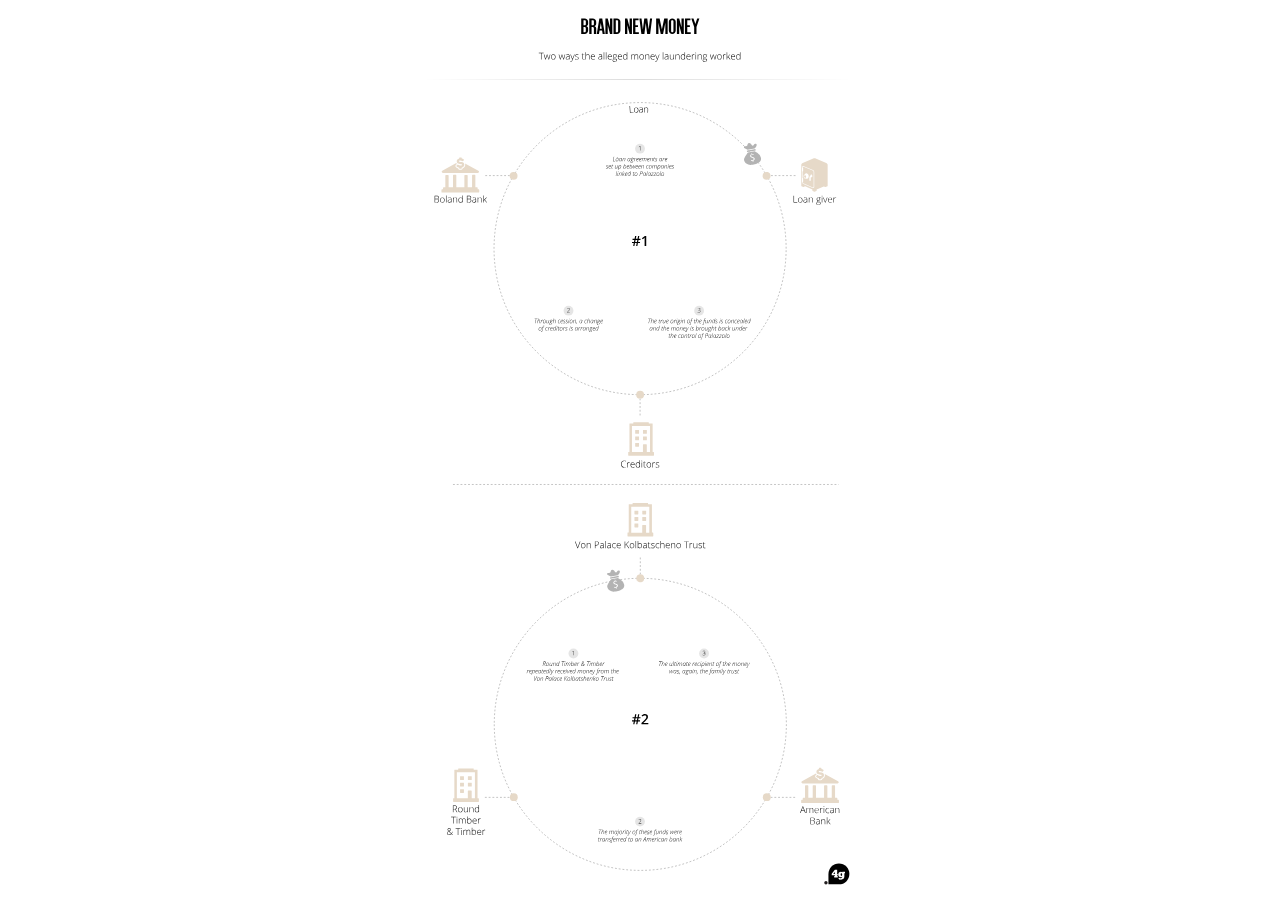
<file: laundering/index.html>
<?xml version="1.0" encoding="utf-8"?>

<!DOCTYPE svg PUBLIC "-//W3C//DTD SVG 1.1//EN" "http://www.w3.org/Graphics/SVG/1.1/DTD/svg11.dtd">
<svg version="1.1" xmlns="http://www.w3.org/2000/svg" xmlns:xlink="http://www.w3.org/1999/xlink" x="0px" y="0px"width="100%"
	height="100%" viewBox="0 0 900 1872" enable-background="new 0 0 900 1872" xml:space="preserve">
<g id="base">
	
		<line opacity="0.5" fill="none" stroke="#000000" stroke-miterlimit="10" stroke-dasharray="4" x1="450.173" y1="818.849" x2="450.173" y2="864"/>
	
		<line opacity="0.5" fill="none" stroke="#000000" stroke-miterlimit="10" stroke-dasharray="4" x1="182.32" y1="354.915" x2="121" y2="354.915"/>
	
		<line opacity="0.5" fill="none" stroke="#000000" stroke-miterlimit="10" stroke-dasharray="4" x1="779.345" y1="354.915" x2="718.025" y2="354.915"/>
	<g opacity="0.5">
		<g>
			<g>
				<path fill="none" stroke="#000000" stroke-miterlimit="10" stroke-dasharray="3.9993,3.9993" d="M759.462,509.56
					c0-170.955-138.334-309.289-309.289-309.289S140.883,338.605,140.883,509.56s138.334,309.289,309.289,309.289
					S759.462,680.515,759.462,509.56z"/>
			</g>
		</g>
		<g>
			<g>
				<path fill="none" d="M450.173,818.849"/>
			</g>
			<g>
				<path fill="none" d="M718.025,354.915"/>
			</g>
			<g>
				<path fill="none" d="M182.32,354.915"/>
			</g>
		</g>
	</g>
	<circle fill="#E6D9C8" cx="182.32" cy="355.406" r="8.335"/>
	<circle fill="#E6D9C8" cx="450.276" cy="818.849" r="8.335"/>
	<circle fill="#E6D9C8" cx="718.025" cy="355.406" r="8.335"/>
	
		<line opacity="0.5" fill="none" stroke="#000000" stroke-miterlimit="10" stroke-dasharray="4" x1="450.65" y1="1207.667" x2="450.65" y2="1162.516"/>
	
		<line opacity="0.5" fill="none" stroke="#000000" stroke-miterlimit="10" stroke-dasharray="4" x1="718.502" y1="1671.6" x2="779.822" y2="1671.6"/>
	
		<line opacity="0.5" fill="none" stroke="#000000" stroke-miterlimit="10" stroke-dasharray="4" x1="121.477" y1="1671.6" x2="182.797" y2="1671.6"/>
	<g opacity="0.5">
		<g>
			<g>
				<path fill="none" stroke="#000000" stroke-miterlimit="10" stroke-dasharray="3.9993,3.9993" d="M141.36,1516.956
					c0,170.955,138.334,309.289,309.289,309.289s309.289-138.334,309.289-309.289s-138.334-309.289-309.289-309.289
					S141.36,1346.001,141.36,1516.956z"/>
			</g>
		</g>
		<g>
			<g>
				<path fill="none" d="M450.65,1207.667"/>
			</g>
			<g>
				<path fill="none" d="M182.797,1671.6"/>
			</g>
			<g>
				<path fill="none" d="M718.502,1671.6"/>
			</g>
		</g>
	</g>
	<circle fill="#E6D9C8" cx="718.502" cy="1671.11" r="8.335"/>
	<circle fill="#E6D9C8" cx="450.546" cy="1207.667" r="8.335"/>
	<circle fill="#E6D9C8" cx="182.797" cy="1671.11" r="8.335"/>
</g>
<g id="workspace" display="none">
	<path id="centrouno" display="inline" fill="none" stroke="#000000" stroke-miterlimit="10" stroke-dasharray="4" d="
		M450.173,509.56"/>
	<path id="centrodue" display="inline" fill="none" stroke="#000000" stroke-miterlimit="10" stroke-dasharray="4" d="
		M450.65,1516.956"/>
	<g display="inline">
		<g>
			<path fill="none" d="M450.173,818.849"/>
		</g>
		<g>
			<path fill="none" d="M718.025,354.915"/>
		</g>
		<g>
			<path fill="none" d="M182.32,354.915"/>
		</g>
	</g>
</g>
<g id="annotazioni">
	<g id="LOAN">
		<g>
			<g>
				<path fill="none" d="M140.711,509.56c0-170.955,138.334-309.289,309.289-309.289S759.289,338.605,759.289,509.56"/>
				<path d="M428.803,222.018l-0.879-14.25l0.994-0.062l0.821,13.314l6.794-0.419l0.058,0.936L428.803,222.018z"/>
				<path d="M446.6,215.931c0.047,1.731-0.337,3.095-1.149,4.09c-0.813,0.996-1.959,1.513-3.437,1.553
					c-0.931,0.025-1.757-0.177-2.478-0.607c-0.722-0.43-1.282-1.06-1.682-1.889c-0.4-0.829-0.615-1.794-0.645-2.894
					c-0.046-1.731,0.337-3.091,1.15-4.081c0.813-0.989,1.952-1.503,3.417-1.543c1.458-0.039,2.615,0.42,3.471,1.377
					C446.103,212.895,446.554,214.226,446.6,215.931z M438.224,216.157c0.039,1.458,0.39,2.586,1.053,3.386s1.581,1.184,2.752,1.152
					c1.172-0.032,2.066-0.464,2.686-1.298s0.909-1.98,0.87-3.438c-0.04-1.464-0.395-2.591-1.063-3.381
					c-0.67-0.789-1.59-1.168-2.761-1.137s-2.064,0.458-2.677,1.279S438.184,214.686,438.224,216.157z"/>
				<path d="M455.056,221.325l-0.217-1.684l-0.078-0.001c-0.545,0.675-1.102,1.149-1.669,1.423
					c-0.567,0.274-1.235,0.405-2.004,0.393c-1.041-0.017-1.848-0.297-2.418-0.84c-0.571-0.543-0.849-1.287-0.833-2.231
					c0.017-1.035,0.461-1.832,1.332-2.391c0.872-0.559,2.125-0.841,3.76-0.848l2.022-0.026l0.011-0.703
					c0.017-1.009-0.176-1.774-0.578-2.295c-0.401-0.521-1.058-0.789-1.97-0.804c-0.982-0.016-2.006,0.241-3.069,0.771l-0.348-0.846
					c1.174-0.528,2.331-0.783,3.47-0.764c1.165,0.019,2.031,0.335,2.598,0.95s0.839,1.563,0.818,2.846l-0.114,7.06L455.056,221.325z
					 M451.161,220.578c1.133,0.019,2.031-0.291,2.695-0.928c0.665-0.637,1.007-1.532,1.025-2.684l0.017-1.045l-1.856,0.048
					c-1.491,0.048-2.558,0.263-3.199,0.647c-0.641,0.383-0.968,0.992-0.981,1.825c-0.011,0.664,0.185,1.184,0.585,1.558
					C449.848,220.373,450.419,220.566,451.161,220.578z"/>
				<path d="M465.951,221.685l0.297-6.878c0.046-1.066-0.146-1.852-0.573-2.356c-0.428-0.503-1.113-0.776-2.057-0.817
					c-1.269-0.054-2.211,0.226-2.827,0.841s-0.955,1.642-1.017,3.079l-0.253,5.854l-0.966-0.042l0.457-10.605l0.819,0.035
					l0.123,1.462l0.059,0.002c0.737-1.076,1.987-1.576,3.75-1.5c2.406,0.104,3.554,1.447,3.442,4.029l-0.299,6.937L465.951,221.685z
					"/>
			</g>
		</g>
	</g>
	<g>
		<g>
			<path fill="#010101" d="M392.69,324.409l1.968-9.28h0.647l-1.834,8.671h3.942l-0.146,0.609H392.69z"/>
			<path fill="#010101" d="M402.117,317.376c0.762,0,1.351,0.229,1.768,0.688c0.417,0.459,0.625,1.093,0.625,1.901
				c0,0.833-0.151,1.613-0.454,2.339c-0.302,0.726-0.716,1.279-1.241,1.66s-1.13,0.571-1.815,0.571c-0.779,0-1.37-0.231-1.774-0.695
				c-0.404-0.463-0.606-1.126-0.606-1.99c0-0.808,0.154-1.566,0.463-2.272s0.726-1.25,1.25-1.631S401.452,317.376,402.117,317.376z
				 M402.066,317.922c-0.525,0-0.997,0.166-1.416,0.498c-0.419,0.333-0.753,0.809-1.003,1.429c-0.25,0.62-0.375,1.277-0.375,1.971
				c0,1.447,0.597,2.171,1.79,2.171c0.538,0,1.015-0.164,1.431-0.492c0.417-0.328,0.749-0.81,0.997-1.447
				c0.247-0.637,0.371-1.336,0.371-2.098c0-0.652-0.154-1.153-0.463-1.504S402.646,317.922,402.066,317.922z"/>
			<path fill="#010101" d="M409.29,317.401c0.982,0,1.572,0.463,1.771,1.39h0.038l0.375-1.282h0.508l-1.454,6.9h-0.521l0.286-1.739
				h-0.038c-0.355,0.601-0.751,1.062-1.187,1.384s-0.938,0.482-1.504,0.482c-1.189,0-1.784-0.792-1.784-2.374
				c0-0.833,0.159-1.629,0.476-2.387s0.742-1.343,1.273-1.755C408.059,317.607,408.646,317.401,409.29,317.401z M407.709,323.965
				c0.376,0,0.752-0.131,1.127-0.394c0.374-0.262,0.711-0.614,1.009-1.054c0.299-0.44,0.526-0.927,0.683-1.46
				s0.235-0.984,0.235-1.352c0-0.334-0.055-0.634-0.165-0.898c-0.11-0.265-0.273-0.474-0.489-0.629
				c-0.216-0.154-0.484-0.231-0.806-0.231c-0.525,0-0.999,0.173-1.422,0.521s-0.77,0.866-1.041,1.559
				c-0.271,0.691-0.406,1.38-0.406,2.066c0,0.643,0.106,1.116,0.317,1.418C406.962,323.813,407.282,323.965,407.709,323.965z"/>
			<path fill="#010101" d="M417.173,324.409l0.946-4.393c0.089-0.389,0.133-0.719,0.133-0.99c0-0.338-0.092-0.603-0.276-0.793
				c-0.184-0.19-0.468-0.286-0.854-0.286c-0.474,0-0.919,0.142-1.336,0.425c-0.417,0.284-0.769,0.68-1.054,1.19
				c-0.286,0.51-0.505,1.116-0.657,1.819l-0.647,3.028h-0.622l1.466-6.9h0.521l-0.235,1.403h0.038
				c0.694-1.007,1.574-1.511,2.641-1.511c0.55,0,0.963,0.135,1.238,0.406s0.413,0.66,0.413,1.168c0,0.296-0.051,0.681-0.152,1.155
				l-0.939,4.278H417.173z"/>
			<path fill="#010101" d="M427.114,317.401c0.982,0,1.572,0.463,1.771,1.39h0.038l0.375-1.282h0.508l-1.454,6.9h-0.521l0.286-1.739
				h-0.038c-0.355,0.601-0.751,1.062-1.187,1.384s-0.938,0.482-1.504,0.482c-1.189,0-1.784-0.792-1.784-2.374
				c0-0.833,0.159-1.629,0.476-2.387s0.742-1.343,1.273-1.755C425.883,317.607,426.471,317.401,427.114,317.401z M425.533,323.965
				c0.376,0,0.752-0.131,1.127-0.394c0.374-0.262,0.711-0.614,1.009-1.054c0.299-0.44,0.526-0.927,0.683-1.46
				s0.235-0.984,0.235-1.352c0-0.334-0.055-0.634-0.165-0.898c-0.11-0.265-0.273-0.474-0.489-0.629
				c-0.216-0.154-0.484-0.231-0.806-0.231c-0.525,0-0.999,0.173-1.422,0.521s-0.77,0.866-1.041,1.559
				c-0.271,0.691-0.406,1.38-0.406,2.066c0,0.643,0.106,1.116,0.317,1.418C424.786,323.813,425.106,323.965,425.533,323.965z"/>
			<path fill="#010101" d="M437.13,317.509l-0.108,0.501l-1.542,0.07c0.11,0.119,0.202,0.296,0.276,0.533
				c0.074,0.237,0.111,0.478,0.111,0.724c0,0.461-0.115,0.898-0.346,1.311c-0.23,0.412-0.543,0.72-0.939,0.923
				c-0.396,0.203-0.847,0.305-1.355,0.305c-0.267,0-0.43-0.019-0.489-0.057c-0.338,0.14-0.601,0.294-0.787,0.463
				s-0.279,0.341-0.279,0.514s0.066,0.31,0.2,0.409c0.133,0.1,0.373,0.167,0.72,0.2l0.768,0.07c1.464,0.131,2.196,0.69,2.196,1.676
				c0,0.474-0.138,0.892-0.413,1.253c-0.275,0.362-0.671,0.64-1.187,0.835s-1.132,0.292-1.847,0.292
				c-0.787,0-1.404-0.152-1.85-0.457c-0.447-0.305-0.67-0.734-0.67-1.289c0-0.999,0.654-1.706,1.961-2.12
				c-0.33-0.178-0.495-0.438-0.495-0.781c0-0.521,0.404-0.948,1.212-1.282c-0.3-0.152-0.534-0.375-0.701-0.67
				c-0.167-0.294-0.251-0.627-0.251-1c0-0.47,0.113-0.901,0.34-1.295c0.226-0.394,0.539-0.703,0.939-0.927
				c0.399-0.224,0.836-0.336,1.311-0.336c0.292,0,0.603,0.044,0.933,0.133H437.13z M430.237,325.723
				c0,0.427,0.171,0.745,0.514,0.952s0.817,0.311,1.422,0.311c0.859,0,1.53-0.158,2.012-0.473c0.482-0.315,0.724-0.748,0.724-1.298
				c0-0.36-0.132-0.636-0.396-0.829c-0.265-0.192-0.727-0.314-1.387-0.365l-1.016-0.095c-0.665,0.19-1.143,0.433-1.435,0.727
				C430.383,324.948,430.237,325.304,430.237,325.723z M431.957,319.896c0,0.474,0.124,0.833,0.372,1.079
				c0.247,0.246,0.595,0.368,1.044,0.368c0.373,0,0.698-0.078,0.978-0.235s0.496-0.398,0.65-0.724
				c0.155-0.326,0.232-0.684,0.232-1.073c0-0.44-0.119-0.782-0.355-1.025c-0.237-0.244-0.569-0.365-0.997-0.365
				c-0.394,0-0.734,0.091-1.022,0.273s-0.51,0.427-0.667,0.736S431.957,319.562,431.957,319.896z"/>
			<path fill="#010101" d="M441.275,317.389c0.292,0,0.552,0.03,0.781,0.089l-0.133,0.59c-0.199-0.063-0.438-0.095-0.717-0.095
				c-0.398,0-0.776,0.135-1.136,0.406s-0.684,0.677-0.971,1.219s-0.5,1.128-0.635,1.758l-0.635,3.053h-0.622l1.466-6.9h0.508
				l-0.184,1.295h0.038c0.309-0.398,0.569-0.685,0.781-0.86c0.211-0.176,0.437-0.313,0.676-0.41
				C440.73,317.438,440.992,317.389,441.275,317.389z"/>
			<path fill="#010101" d="M444.5,324.536c-0.732,0-1.303-0.231-1.714-0.695c-0.411-0.463-0.616-1.109-0.616-1.939
				c0-0.766,0.15-1.5,0.451-2.203s0.714-1.261,1.241-1.676c0.527-0.415,1.108-0.622,1.743-0.622c0.482,0,0.868,0.129,1.155,0.387
				s0.432,0.609,0.432,1.054c0,0.766-0.346,1.35-1.038,1.752c-0.692,0.402-1.719,0.603-3.082,0.603h-0.209
				c-0.025,0.186-0.038,0.394-0.038,0.622c0,0.698,0.157,1.23,0.47,1.597c0.313,0.366,0.764,0.549,1.352,0.549
				c0.559,0,1.143-0.154,1.752-0.463v0.597C445.806,324.39,445.173,324.536,444.5,324.536z M445.528,317.947
				c-0.554,0-1.07,0.244-1.545,0.733c-0.477,0.488-0.82,1.141-1.032,1.958h0.311c2.188,0,3.282-0.571,3.282-1.714
				c0-0.284-0.092-0.518-0.276-0.701C446.083,318.039,445.837,317.947,445.528,317.947z"/>
			<path fill="#010101" d="M450.391,324.536c-0.732,0-1.303-0.231-1.714-0.695c-0.411-0.463-0.616-1.109-0.616-1.939
				c0-0.766,0.15-1.5,0.451-2.203s0.714-1.261,1.241-1.676c0.527-0.415,1.108-0.622,1.743-0.622c0.482,0,0.867,0.129,1.155,0.387
				c0.287,0.258,0.432,0.609,0.432,1.054c0,0.766-0.347,1.35-1.038,1.752c-0.692,0.402-1.719,0.603-3.082,0.603h-0.209
				c-0.025,0.186-0.038,0.394-0.038,0.622c0,0.698,0.157,1.23,0.47,1.597c0.313,0.366,0.764,0.549,1.352,0.549
				c0.558,0,1.142-0.154,1.751-0.463v0.597C451.696,324.39,451.063,324.536,450.391,324.536z M451.419,317.947
				c-0.554,0-1.07,0.244-1.545,0.733c-0.477,0.488-0.82,1.141-1.032,1.958h0.311c2.188,0,3.282-0.571,3.282-1.714
				c0-0.284-0.093-0.518-0.276-0.701C451.974,318.039,451.728,317.947,451.419,317.947z"/>
			<path fill="#010101" d="M457.817,324.409l0.933-4.278c0.106-0.529,0.159-0.872,0.159-1.028c0-0.77-0.326-1.155-0.978-1.155
				c-0.449,0-0.872,0.143-1.27,0.429c-0.398,0.285-0.734,0.684-1.01,1.196c-0.274,0.512-0.486,1.119-0.635,1.822l-0.635,3.015
				h-0.622l1.467-6.9h0.508l-0.21,1.333h0.038c0.339-0.478,0.723-0.838,1.152-1.079s0.879-0.362,1.349-0.362
				c0.449,0,0.794,0.142,1.035,0.425s0.368,0.696,0.381,1.238h0.038c0.325-0.546,0.709-0.959,1.148-1.241
				c0.44-0.281,0.91-0.422,1.409-0.422c0.495,0,0.882,0.13,1.158,0.391c0.277,0.26,0.416,0.633,0.416,1.12
				c0,0.123-0.005,0.242-0.016,0.358c-0.011,0.117-0.052,0.37-0.124,0.759l-0.965,4.38h-0.635l0.946-4.316
				c0.105-0.508,0.158-0.88,0.158-1.117c0-0.326-0.091-0.579-0.272-0.759c-0.183-0.18-0.434-0.27-0.756-0.27
				c-0.664,0-1.251,0.291-1.762,0.873c-0.51,0.582-0.866,1.349-1.069,2.301l-0.691,3.288H457.817z"/>
			<path fill="#010101" d="M467.396,324.536c-0.731,0-1.303-0.231-1.714-0.695c-0.41-0.463-0.615-1.109-0.615-1.939
				c0-0.766,0.15-1.5,0.45-2.203c0.301-0.703,0.715-1.261,1.241-1.676c0.527-0.415,1.107-0.622,1.742-0.622
				c0.482,0,0.868,0.129,1.155,0.387c0.288,0.258,0.432,0.609,0.432,1.054c0,0.766-0.346,1.35-1.037,1.752
				c-0.692,0.402-1.72,0.603-3.082,0.603h-0.21c-0.025,0.186-0.038,0.394-0.038,0.622c0,0.698,0.157,1.23,0.47,1.597
				c0.313,0.366,0.764,0.549,1.353,0.549c0.559,0,1.143-0.154,1.752-0.463v0.597C468.701,324.39,468.068,324.536,467.396,324.536z
				 M468.424,317.947c-0.554,0-1.069,0.244-1.545,0.733c-0.477,0.488-0.82,1.141-1.032,1.958h0.312c2.188,0,3.281-0.571,3.281-1.714
				c0-0.284-0.092-0.518-0.275-0.701C468.979,318.039,468.733,317.947,468.424,317.947z"/>
			<path fill="#010101" d="M475.159,324.409l0.945-4.393c0.089-0.389,0.134-0.719,0.134-0.99c0-0.338-0.092-0.603-0.276-0.793
				c-0.184-0.19-0.469-0.286-0.854-0.286c-0.475,0-0.92,0.142-1.336,0.425c-0.417,0.284-0.769,0.68-1.054,1.19
				c-0.286,0.51-0.505,1.116-0.657,1.819l-0.647,3.028h-0.622l1.466-6.9h0.521l-0.234,1.403h0.038
				c0.693-1.007,1.574-1.511,2.641-1.511c0.55,0,0.963,0.135,1.237,0.406c0.275,0.271,0.413,0.66,0.413,1.168
				c0,0.296-0.051,0.681-0.152,1.155l-0.939,4.278H475.159z"/>
			<path fill="#010101" d="M481.97,317.509l-0.114,0.514h-1.796l-0.857,4.031c-0.093,0.419-0.14,0.766-0.14,1.041
				c0,0.588,0.267,0.882,0.8,0.882c0.288,0,0.609-0.055,0.965-0.165v0.546c-0.427,0.119-0.787,0.178-1.079,0.178
				c-0.419,0-0.742-0.115-0.971-0.346c-0.229-0.231-0.343-0.566-0.343-1.006c0-0.309,0.062-0.745,0.184-1.308l0.819-3.853h-1.155
				l0.089-0.425l1.168-0.108l0.615-1.606h0.35l-0.35,1.625H481.97z"/>
			<path fill="#010101" d="M486.001,322.537c0,0.609-0.218,1.095-0.654,1.457c-0.436,0.362-1.028,0.543-1.777,0.543
				c-0.731,0-1.377-0.159-1.936-0.476v-0.679c0.313,0.195,0.637,0.345,0.971,0.451c0.335,0.106,0.647,0.159,0.939,0.159
				c0.584,0,1.03-0.122,1.34-0.365c0.309-0.243,0.463-0.589,0.463-1.038c0-0.178-0.032-0.334-0.099-0.47
				c-0.065-0.135-0.171-0.266-0.317-0.39c-0.146-0.125-0.426-0.306-0.841-0.543c-0.626-0.338-1.049-0.646-1.27-0.924
				c-0.22-0.277-0.33-0.614-0.33-1.012c0-0.542,0.209-0.985,0.625-1.33c0.417-0.345,0.967-0.518,1.647-0.518
				c0.317,0,0.653,0.037,1.006,0.111c0.354,0.074,0.651,0.172,0.893,0.295l-0.223,0.559c-0.575-0.271-1.134-0.406-1.676-0.406
				c-0.49,0-0.884,0.112-1.181,0.336c-0.296,0.224-0.444,0.516-0.444,0.876c0,0.233,0.036,0.419,0.108,0.559
				c0.071,0.14,0.199,0.285,0.384,0.435c0.184,0.15,0.437,0.312,0.759,0.485c0.482,0.267,0.824,0.485,1.024,0.657
				c0.201,0.171,0.35,0.354,0.444,0.549C485.953,322.052,486.001,322.278,486.001,322.537z"/>
			<path fill="#010101" d="M494.259,317.401c0.982,0,1.572,0.463,1.771,1.39h0.038l0.374-1.282h0.508l-1.453,6.9h-0.521l0.285-1.739
				h-0.038c-0.355,0.601-0.751,1.062-1.187,1.384c-0.437,0.322-0.938,0.482-1.505,0.482c-1.188,0-1.783-0.792-1.783-2.374
				c0-0.833,0.158-1.629,0.476-2.387s0.742-1.343,1.273-1.755C493.028,317.607,493.616,317.401,494.259,317.401z M492.679,323.965
				c0.376,0,0.752-0.131,1.127-0.394c0.374-0.262,0.711-0.614,1.009-1.054c0.299-0.44,0.525-0.927,0.683-1.46
				c0.156-0.533,0.234-0.984,0.234-1.352c0-0.334-0.055-0.634-0.165-0.898c-0.109-0.265-0.272-0.474-0.488-0.629
				c-0.216-0.154-0.484-0.231-0.807-0.231c-0.524,0-0.998,0.173-1.422,0.521c-0.423,0.347-0.77,0.866-1.041,1.559
				c-0.271,0.691-0.406,1.38-0.406,2.066c0,0.643,0.106,1.116,0.317,1.418C491.932,323.813,492.251,323.965,492.679,323.965z"/>
			<path fill="#010101" d="M501.819,317.389c0.292,0,0.552,0.03,0.78,0.089l-0.133,0.59c-0.199-0.063-0.438-0.095-0.718-0.095
				c-0.397,0-0.776,0.135-1.136,0.406c-0.36,0.271-0.684,0.677-0.972,1.219c-0.287,0.542-0.499,1.128-0.635,1.758l-0.635,3.053
				h-0.622l1.467-6.9h0.508l-0.185,1.295h0.038c0.31-0.398,0.569-0.685,0.781-0.86c0.211-0.176,0.437-0.313,0.676-0.41
				S501.535,317.389,501.819,317.389z"/>
			<path fill="#010101" d="M505.044,324.536c-0.732,0-1.304-0.231-1.714-0.695c-0.411-0.463-0.616-1.109-0.616-1.939
				c0-0.766,0.15-1.5,0.451-2.203c0.3-0.703,0.714-1.261,1.24-1.676c0.527-0.415,1.108-0.622,1.743-0.622
				c0.482,0,0.867,0.129,1.155,0.387c0.287,0.258,0.432,0.609,0.432,1.054c0,0.766-0.347,1.35-1.038,1.752
				c-0.692,0.402-1.719,0.603-3.082,0.603h-0.209c-0.025,0.186-0.038,0.394-0.038,0.622c0,0.698,0.156,1.23,0.47,1.597
				c0.313,0.366,0.764,0.549,1.352,0.549c0.559,0,1.143-0.154,1.752-0.463v0.597C506.35,324.39,505.717,324.536,505.044,324.536z
				 M506.072,317.947c-0.555,0-1.07,0.244-1.546,0.733c-0.477,0.488-0.82,1.141-1.031,1.958h0.311c2.188,0,3.282-0.571,3.282-1.714
				c0-0.284-0.093-0.518-0.276-0.701C506.627,318.039,506.381,317.947,506.072,317.947z"/>
			<path fill="#010101" d="M382.28,338.137c0,0.609-0.218,1.095-0.654,1.457c-0.436,0.362-1.028,0.543-1.777,0.543
				c-0.732,0-1.377-0.159-1.936-0.476v-0.679c0.313,0.195,0.637,0.345,0.971,0.451s0.647,0.159,0.939,0.159
				c0.584,0,1.03-0.122,1.339-0.365c0.309-0.243,0.463-0.589,0.463-1.038c0-0.178-0.033-0.334-0.099-0.47
				c-0.065-0.135-0.171-0.266-0.317-0.39c-0.146-0.125-0.426-0.306-0.841-0.543c-0.626-0.338-1.049-0.646-1.27-0.924
				c-0.22-0.277-0.33-0.614-0.33-1.012c0-0.542,0.208-0.985,0.625-1.33c0.417-0.345,0.966-0.518,1.647-0.518
				c0.317,0,0.653,0.037,1.006,0.111c0.354,0.074,0.651,0.172,0.892,0.295l-0.222,0.559c-0.576-0.271-1.134-0.406-1.676-0.406
				c-0.491,0-0.884,0.112-1.181,0.336s-0.444,0.516-0.444,0.876c0,0.233,0.036,0.419,0.108,0.559s0.2,0.285,0.384,0.435
				c0.184,0.15,0.437,0.312,0.758,0.485c0.482,0.267,0.824,0.485,1.025,0.657c0.201,0.171,0.35,0.354,0.444,0.549
				C382.232,337.652,382.28,337.878,382.28,338.137z"/>
			<path fill="#010101" d="M385.98,340.136c-0.732,0-1.303-0.231-1.714-0.695c-0.411-0.463-0.616-1.109-0.616-1.939
				c0-0.766,0.15-1.5,0.451-2.203s0.714-1.261,1.241-1.676c0.527-0.415,1.108-0.622,1.743-0.622c0.482,0,0.868,0.129,1.155,0.387
				s0.432,0.609,0.432,1.054c0,0.766-0.346,1.35-1.038,1.752c-0.692,0.402-1.719,0.603-3.082,0.603h-0.209
				c-0.025,0.186-0.038,0.394-0.038,0.622c0,0.698,0.157,1.23,0.47,1.597c0.313,0.366,0.764,0.549,1.352,0.549
				c0.559,0,1.143-0.154,1.752-0.463v0.597C387.286,339.99,386.653,340.136,385.98,340.136z M387.009,333.547
				c-0.554,0-1.07,0.244-1.545,0.733c-0.477,0.488-0.82,1.141-1.032,1.958h0.311c2.188,0,3.282-0.571,3.282-1.714
				c0-0.284-0.092-0.518-0.276-0.701C387.564,333.639,387.318,333.547,387.009,333.547z"/>
			<path fill="#010101" d="M393.299,333.109l-0.114,0.514h-1.796l-0.857,4.031c-0.093,0.419-0.14,0.766-0.14,1.041
				c0,0.588,0.267,0.882,0.8,0.882c0.288,0,0.609-0.055,0.965-0.165v0.546c-0.427,0.119-0.787,0.178-1.079,0.178
				c-0.419,0-0.743-0.115-0.971-0.346c-0.229-0.231-0.343-0.566-0.343-1.006c0-0.309,0.062-0.745,0.184-1.308l0.819-3.853h-1.155
				l0.089-0.425l1.168-0.108l0.616-1.606h0.349l-0.349,1.625H393.299z"/>
			<path fill="#010101" d="M398.6,333.109l-0.965,4.431c-0.093,0.449-0.14,0.783-0.14,1.003c0,0.313,0.101,0.562,0.301,0.746
				c0.201,0.185,0.494,0.276,0.879,0.276c0.465,0,0.905-0.139,1.317-0.416c0.413-0.277,0.76-0.673,1.041-1.187
				c0.282-0.515,0.492-1.106,0.632-1.774l0.667-3.079h0.622l-1.466,6.9h-0.508l0.178-1.301h-0.038
				c-0.707,0.935-1.56,1.403-2.558,1.403c-0.554,0-0.974-0.131-1.26-0.394c-0.285-0.262-0.428-0.646-0.428-1.149
				c0-0.254,0.046-0.614,0.14-1.079l0.952-4.38H398.6z"/>
			<path fill="#010101" d="M406.598,340.111c-0.973,0-1.563-0.463-1.771-1.39h-0.025c-0.055,0.305-0.37,1.775-0.946,4.412h-0.628
				l2.133-10.023h0.521l-0.286,1.739h0.038c0.385-0.647,0.799-1.122,1.241-1.422c0.442-0.3,0.925-0.451,1.45-0.451
				c0.571,0,1.011,0.196,1.32,0.587c0.309,0.392,0.463,0.989,0.463,1.793c0,0.825-0.152,1.61-0.457,2.355s-0.723,1.331-1.253,1.758
				C407.866,339.897,407.266,340.111,406.598,340.111z M408.185,333.547c-0.368,0-0.736,0.124-1.104,0.371
				c-0.368,0.248-0.71,0.602-1.025,1.063c-0.315,0.461-0.549,0.964-0.701,1.508c-0.152,0.543-0.229,0.985-0.229,1.323
				c0,0.529,0.13,0.953,0.391,1.272c0.26,0.32,0.617,0.479,1.069,0.479c0.525,0,1.001-0.178,1.428-0.533s0.774-0.871,1.041-1.546
				c0.267-0.675,0.4-1.363,0.4-2.066C409.454,334.171,409.031,333.547,408.185,333.547z"/>
			<path fill="#010101" d="M417.281,340.111c-0.478,0-0.872-0.125-1.181-0.375s-0.514-0.601-0.616-1.054h-0.038l-0.349,1.327h-0.508
				l2.076-9.877h0.603c-0.554,2.658-0.897,4.247-1.028,4.767h0.038c0.394-0.66,0.814-1.146,1.263-1.457
				c0.449-0.312,0.938-0.467,1.466-0.467c1.189,0,1.784,0.793,1.784,2.38c0,0.859-0.161,1.663-0.482,2.412s-0.747,1.327-1.276,1.733
				S417.92,340.111,417.281,340.111z M418.868,333.547c-0.385,0-0.766,0.13-1.143,0.391c-0.376,0.26-0.716,0.619-1.019,1.076
				c-0.303,0.457-0.528,0.954-0.676,1.492s-0.222,0.973-0.222,1.308c0,0.546,0.135,0.975,0.406,1.285
				c0.271,0.312,0.622,0.467,1.054,0.467c0.525,0,0.999-0.176,1.422-0.527s0.77-0.87,1.041-1.555s0.406-1.373,0.406-2.063
				c0-0.643-0.104-1.116-0.311-1.418C419.619,333.699,419.299,333.547,418.868,333.547z"/>
			<path fill="#010101" d="M424.39,340.136c-0.732,0-1.303-0.231-1.714-0.695c-0.411-0.463-0.616-1.109-0.616-1.939
				c0-0.766,0.15-1.5,0.451-2.203s0.714-1.261,1.241-1.676c0.527-0.415,1.108-0.622,1.743-0.622c0.482,0,0.868,0.129,1.155,0.387
				s0.432,0.609,0.432,1.054c0,0.766-0.346,1.35-1.038,1.752c-0.692,0.402-1.719,0.603-3.082,0.603h-0.209
				c-0.025,0.186-0.038,0.394-0.038,0.622c0,0.698,0.157,1.23,0.47,1.597c0.313,0.366,0.764,0.549,1.352,0.549
				c0.559,0,1.143-0.154,1.752-0.463v0.597C425.696,339.99,425.063,340.136,424.39,340.136z M425.418,333.547
				c-0.554,0-1.07,0.244-1.545,0.733c-0.477,0.488-0.82,1.141-1.032,1.958h0.311c2.188,0,3.282-0.571,3.282-1.714
				c0-0.284-0.092-0.518-0.276-0.701C425.974,333.639,425.728,333.547,425.418,333.547z"/>
			<path fill="#010101" d="M431.709,333.109l-0.114,0.514h-1.796l-0.857,4.031c-0.093,0.419-0.14,0.766-0.14,1.041
				c0,0.588,0.267,0.882,0.8,0.882c0.288,0,0.609-0.055,0.965-0.165v0.546c-0.427,0.119-0.787,0.178-1.079,0.178
				c-0.419,0-0.743-0.115-0.971-0.346c-0.229-0.231-0.343-0.566-0.343-1.006c0-0.309,0.062-0.745,0.184-1.308l0.819-3.853h-1.155
				l0.089-0.425l1.168-0.108l0.616-1.606h0.349l-0.349,1.625H431.709z"/>
			<path fill="#010101" d="M436.533,340.009l-0.381-4.354c-0.059-0.948-0.089-1.511-0.089-1.688h-0.038
				c-0.144,0.389-0.449,1.003-0.914,1.841l-2.26,4.202h-0.743l-0.127-6.9h0.584l0.083,5.211l-0.019,0.997h0.038
				c0.258-0.567,0.576-1.195,0.952-1.885l2.368-4.323h0.489l0.406,4.323c0.059,0.622,0.089,1.25,0.089,1.885h0.038l0.152-0.387
				l0.641-1.498l2.031-4.323h0.609l-3.225,6.9H436.533z"/>
			<path fill="#010101" d="M443.033,340.136c-0.732,0-1.303-0.231-1.714-0.695c-0.411-0.463-0.616-1.109-0.616-1.939
				c0-0.766,0.15-1.5,0.451-2.203s0.714-1.261,1.241-1.676c0.527-0.415,1.108-0.622,1.743-0.622c0.482,0,0.868,0.129,1.155,0.387
				s0.432,0.609,0.432,1.054c0,0.766-0.346,1.35-1.038,1.752c-0.692,0.402-1.719,0.603-3.082,0.603h-0.209
				c-0.025,0.186-0.038,0.394-0.038,0.622c0,0.698,0.157,1.23,0.47,1.597c0.313,0.366,0.764,0.549,1.352,0.549
				c0.559,0,1.143-0.154,1.752-0.463v0.597C444.339,339.99,443.706,340.136,443.033,340.136z M444.062,333.547
				c-0.554,0-1.07,0.244-1.545,0.733c-0.477,0.488-0.82,1.141-1.032,1.958h0.311c2.188,0,3.282-0.571,3.282-1.714
				c0-0.284-0.092-0.518-0.276-0.701C444.617,333.639,444.371,333.547,444.062,333.547z"/>
			<path fill="#010101" d="M448.924,340.136c-0.732,0-1.303-0.231-1.714-0.695c-0.411-0.463-0.616-1.109-0.616-1.939
				c0-0.766,0.15-1.5,0.451-2.203s0.714-1.261,1.241-1.676c0.527-0.415,1.108-0.622,1.743-0.622c0.482,0,0.868,0.129,1.155,0.387
				c0.287,0.258,0.432,0.609,0.432,1.054c0,0.766-0.347,1.35-1.038,1.752c-0.692,0.402-1.719,0.603-3.082,0.603h-0.209
				c-0.025,0.186-0.038,0.394-0.038,0.622c0,0.698,0.157,1.23,0.47,1.597c0.313,0.366,0.764,0.549,1.352,0.549
				c0.559,0,1.143-0.154,1.752-0.463v0.597C450.229,339.99,449.597,340.136,448.924,340.136z M449.952,333.547
				c-0.554,0-1.07,0.244-1.545,0.733c-0.477,0.488-0.82,1.141-1.032,1.958h0.311c2.188,0,3.282-0.571,3.282-1.714
				c0-0.284-0.092-0.518-0.276-0.701C450.507,333.639,450.261,333.547,449.952,333.547z"/>
			<path fill="#010101" d="M456.687,340.009l0.946-4.393c0.089-0.389,0.133-0.719,0.133-0.99c0-0.338-0.092-0.603-0.276-0.793
				c-0.184-0.19-0.468-0.286-0.854-0.286c-0.474,0-0.919,0.142-1.336,0.425s-0.769,0.68-1.054,1.19
				c-0.286,0.51-0.505,1.116-0.657,1.819l-0.647,3.028h-0.622l1.467-6.9h0.521l-0.235,1.403h0.038
				c0.694-1.007,1.574-1.511,2.641-1.511c0.551,0,0.963,0.135,1.238,0.406c0.274,0.271,0.412,0.66,0.412,1.168
				c0,0.296-0.051,0.681-0.152,1.155l-0.939,4.278H456.687z"/>
			<path fill="#010101" d="M465.497,340.136c-0.736,0-1.316-0.234-1.742-0.701c-0.425-0.468-0.638-1.116-0.638-1.946
				c0-0.817,0.155-1.582,0.467-2.294c0.311-0.713,0.73-1.257,1.26-1.632c0.528-0.374,1.143-0.562,1.841-0.562
				c0.566,0,1.077,0.091,1.529,0.273l-0.178,0.571c-0.452-0.199-0.914-0.298-1.384-0.298c-0.546,0-1.037,0.163-1.476,0.489
				c-0.438,0.326-0.782,0.795-1.031,1.409c-0.25,0.614-0.375,1.291-0.375,2.031c0,0.668,0.156,1.184,0.467,1.545
				c0.312,0.362,0.752,0.543,1.323,0.543c0.301,0,0.579-0.027,0.835-0.083s0.534-0.152,0.835-0.292v0.584
				C466.739,340.016,466.162,340.136,465.497,340.136z"/>
			<path fill="#010101" d="M472.22,332.976c0.762,0,1.351,0.229,1.768,0.688c0.417,0.459,0.625,1.093,0.625,1.901
				c0,0.833-0.151,1.613-0.454,2.339c-0.302,0.726-0.716,1.279-1.24,1.66c-0.525,0.381-1.13,0.571-1.815,0.571
				c-0.779,0-1.37-0.231-1.774-0.695c-0.404-0.463-0.606-1.126-0.606-1.99c0-0.808,0.154-1.566,0.464-2.272
				c0.309-0.707,0.726-1.25,1.25-1.631C470.961,333.167,471.555,332.976,472.22,332.976z M472.169,333.522
				c-0.525,0-0.997,0.166-1.416,0.498c-0.419,0.333-0.753,0.809-1.003,1.429c-0.249,0.62-0.374,1.277-0.374,1.971
				c0,1.447,0.597,2.171,1.79,2.171c0.537,0,1.015-0.164,1.431-0.492c0.417-0.328,0.749-0.81,0.997-1.447
				c0.247-0.637,0.371-1.336,0.371-2.098c0-0.652-0.154-1.153-0.463-1.504C473.192,333.698,472.748,333.522,472.169,333.522z"/>
			<path fill="#010101" d="M479.748,340.009l0.933-4.278c0.106-0.529,0.159-0.872,0.159-1.028c0-0.77-0.326-1.155-0.978-1.155
				c-0.449,0-0.872,0.143-1.27,0.429c-0.398,0.285-0.734,0.684-1.01,1.196c-0.274,0.512-0.486,1.119-0.635,1.822l-0.635,3.015
				h-0.622l1.467-6.9h0.508l-0.21,1.333h0.038c0.339-0.478,0.723-0.838,1.152-1.079s0.879-0.362,1.349-0.362
				c0.449,0,0.794,0.142,1.035,0.425s0.368,0.696,0.381,1.238h0.038c0.325-0.546,0.709-0.959,1.148-1.241
				c0.44-0.281,0.91-0.422,1.409-0.422c0.495,0,0.882,0.13,1.158,0.391c0.277,0.26,0.416,0.633,0.416,1.12
				c0,0.123-0.005,0.242-0.016,0.358c-0.011,0.117-0.052,0.37-0.124,0.759l-0.965,4.38h-0.635l0.946-4.316
				c0.105-0.508,0.158-0.88,0.158-1.117c0-0.326-0.091-0.579-0.272-0.759c-0.183-0.18-0.434-0.27-0.756-0.27
				c-0.664,0-1.251,0.291-1.762,0.873c-0.51,0.582-0.866,1.349-1.069,2.301l-0.691,3.288H479.748z"/>
			<path fill="#010101" d="M489.511,340.111c-0.974,0-1.563-0.463-1.771-1.39h-0.025c-0.055,0.305-0.37,1.775-0.945,4.412h-0.629
				l2.133-10.023h0.521l-0.285,1.739h0.038c0.385-0.647,0.799-1.122,1.241-1.422c0.441-0.3,0.925-0.451,1.45-0.451
				c0.571,0,1.011,0.196,1.32,0.587c0.309,0.392,0.463,0.989,0.463,1.793c0,0.825-0.152,1.61-0.457,2.355s-0.723,1.331-1.253,1.758
				C490.779,339.897,490.179,340.111,489.511,340.111z M491.098,333.547c-0.368,0-0.736,0.124-1.104,0.371
				c-0.368,0.248-0.71,0.602-1.025,1.063s-0.549,0.964-0.701,1.508c-0.152,0.543-0.229,0.985-0.229,1.323
				c0,0.529,0.13,0.953,0.391,1.272c0.26,0.32,0.616,0.479,1.069,0.479c0.524,0,1.001-0.178,1.428-0.533
				c0.428-0.355,0.774-0.871,1.041-1.546c0.267-0.675,0.4-1.363,0.4-2.066C492.367,334.171,491.943,333.547,491.098,333.547z"/>
			<path fill="#010101" d="M497.801,333.001c0.981,0,1.572,0.463,1.771,1.39h0.038l0.375-1.282h0.508l-1.454,6.9h-0.521l0.286-1.739
				h-0.038c-0.355,0.601-0.751,1.062-1.188,1.384c-0.436,0.322-0.938,0.482-1.504,0.482c-1.189,0-1.784-0.792-1.784-2.374
				c0-0.833,0.159-1.629,0.477-2.387s0.741-1.343,1.272-1.755C496.57,333.208,497.157,333.001,497.801,333.001z M496.22,339.565
				c0.377,0,0.752-0.131,1.127-0.394c0.374-0.262,0.711-0.614,1.009-1.054c0.299-0.44,0.526-0.927,0.683-1.46
				c0.157-0.533,0.235-0.984,0.235-1.352c0-0.334-0.056-0.634-0.165-0.898c-0.11-0.265-0.273-0.474-0.489-0.629
				c-0.216-0.154-0.484-0.231-0.806-0.231c-0.525,0-0.999,0.173-1.422,0.521c-0.424,0.347-0.771,0.866-1.041,1.559
				c-0.271,0.691-0.406,1.38-0.406,2.066c0,0.643,0.105,1.116,0.317,1.418C495.473,339.414,495.793,339.565,496.22,339.565z"/>
			<path fill="#010101" d="M505.685,340.009l0.945-4.393c0.089-0.389,0.134-0.719,0.134-0.99c0-0.338-0.092-0.603-0.276-0.793
				c-0.184-0.19-0.469-0.286-0.854-0.286c-0.475,0-0.92,0.142-1.336,0.425c-0.417,0.284-0.769,0.68-1.054,1.19
				c-0.286,0.51-0.505,1.116-0.657,1.819l-0.647,3.028h-0.622l1.466-6.9h0.521l-0.234,1.403h0.038
				c0.693-1.007,1.574-1.511,2.641-1.511c0.55,0,0.963,0.135,1.237,0.406c0.275,0.271,0.413,0.66,0.413,1.168
				c0,0.296-0.051,0.681-0.152,1.155l-0.939,4.278H505.685z"/>
			<path fill="#010101" d="M509.194,340.009h-0.622l1.467-6.9h0.609L509.194,340.009z M510.312,331.338
				c0-0.233,0.047-0.419,0.14-0.559c0.094-0.14,0.221-0.209,0.381-0.209c0.241,0,0.362,0.152,0.362,0.457
				c0,0.241-0.047,0.432-0.14,0.571c-0.094,0.14-0.214,0.209-0.362,0.209c-0.122,0-0.217-0.041-0.282-0.124
				C510.345,331.602,510.312,331.486,510.312,331.338z"/>
			<path fill="#010101" d="M514.082,340.136c-0.731,0-1.303-0.231-1.714-0.695c-0.41-0.463-0.615-1.109-0.615-1.939
				c0-0.766,0.15-1.5,0.45-2.203c0.301-0.703,0.715-1.261,1.241-1.676c0.527-0.415,1.107-0.622,1.742-0.622
				c0.482,0,0.868,0.129,1.155,0.387c0.288,0.258,0.432,0.609,0.432,1.054c0,0.766-0.346,1.35-1.037,1.752
				c-0.692,0.402-1.72,0.603-3.082,0.603h-0.21c-0.025,0.186-0.038,0.394-0.038,0.622c0,0.698,0.157,1.23,0.47,1.597
				c0.313,0.366,0.764,0.549,1.353,0.549c0.559,0,1.143-0.154,1.752-0.463v0.597C515.388,339.99,514.755,340.136,514.082,340.136z
				 M515.11,333.547c-0.554,0-1.069,0.244-1.545,0.733c-0.477,0.488-0.82,1.141-1.032,1.958h0.312c2.188,0,3.281-0.571,3.281-1.714
				c0-0.284-0.092-0.518-0.275-0.701C515.666,333.639,515.42,333.547,515.11,333.547z"/>
			<path fill="#010101" d="M521.521,338.137c0,0.609-0.218,1.095-0.653,1.457c-0.437,0.362-1.028,0.543-1.777,0.543
				c-0.732,0-1.378-0.159-1.937-0.476v-0.679c0.313,0.195,0.637,0.345,0.972,0.451c0.334,0.106,0.647,0.159,0.939,0.159
				c0.584,0,1.03-0.122,1.339-0.365c0.31-0.243,0.464-0.589,0.464-1.038c0-0.178-0.033-0.334-0.099-0.47s-0.171-0.266-0.317-0.39
				c-0.146-0.125-0.427-0.306-0.841-0.543c-0.627-0.338-1.05-0.646-1.27-0.924c-0.221-0.277-0.33-0.614-0.33-1.012
				c0-0.542,0.208-0.985,0.625-1.33c0.417-0.345,0.966-0.518,1.647-0.518c0.317,0,0.652,0.037,1.006,0.111
				c0.354,0.074,0.65,0.172,0.892,0.295l-0.222,0.559c-0.576-0.271-1.135-0.406-1.676-0.406c-0.491,0-0.885,0.112-1.181,0.336
				c-0.297,0.224-0.444,0.516-0.444,0.876c0,0.233,0.036,0.419,0.107,0.559c0.072,0.14,0.2,0.285,0.385,0.435
				c0.184,0.15,0.437,0.312,0.758,0.485c0.482,0.267,0.824,0.485,1.025,0.657c0.201,0.171,0.35,0.354,0.444,0.549
				C521.475,337.652,521.521,337.878,521.521,338.137z"/>
			<path fill="#010101" d="M399.394,355.609h-0.597l2.12-9.877h0.597L399.394,355.609z"/>
			<path fill="#010101" d="M402.434,355.609h-0.622l1.466-6.9h0.609L402.434,355.609z M403.551,346.938
				c0-0.233,0.046-0.419,0.14-0.559s0.22-0.209,0.381-0.209c0.241,0,0.362,0.152,0.362,0.457c0,0.241-0.046,0.432-0.14,0.571
				s-0.214,0.209-0.362,0.209c-0.123,0-0.217-0.041-0.282-0.124C403.584,347.202,403.551,347.086,403.551,346.938z"/>
			<path fill="#010101" d="M409.194,355.609l0.946-4.393c0.089-0.389,0.133-0.719,0.133-0.99c0-0.338-0.092-0.603-0.276-0.793
				c-0.184-0.19-0.468-0.286-0.854-0.286c-0.474,0-0.919,0.142-1.336,0.425c-0.417,0.284-0.769,0.68-1.054,1.19
				c-0.286,0.51-0.505,1.116-0.657,1.819l-0.647,3.028h-0.622l1.466-6.9h0.521l-0.235,1.403h0.038
				c0.694-1.007,1.574-1.511,2.641-1.511c0.55,0,0.963,0.135,1.238,0.406s0.413,0.66,0.413,1.168c0,0.296-0.051,0.681-0.152,1.155
				l-0.939,4.278H409.194z"/>
			<path fill="#010101" d="M413.314,352.582l3.866-3.872h0.793l-3.009,2.977l1.885,3.923h-0.673l-1.676-3.548l-1.301,1.193
				l-0.508,2.355h-0.609l2.095-9.877h0.609l-1.054,4.951l-0.444,1.898H413.314z"/>
			<path fill="#010101" d="M420.569,355.736c-0.732,0-1.303-0.231-1.714-0.695c-0.411-0.463-0.616-1.109-0.616-1.939
				c0-0.766,0.15-1.5,0.451-2.203s0.714-1.261,1.241-1.676c0.527-0.415,1.108-0.622,1.743-0.622c0.482,0,0.868,0.129,1.155,0.387
				s0.432,0.609,0.432,1.054c0,0.766-0.346,1.35-1.038,1.752c-0.692,0.402-1.719,0.603-3.082,0.603h-0.209
				c-0.025,0.186-0.038,0.394-0.038,0.622c0,0.698,0.157,1.23,0.47,1.597c0.313,0.366,0.764,0.549,1.352,0.549
				c0.559,0,1.143-0.154,1.752-0.463v0.597C421.875,355.59,421.242,355.736,420.569,355.736z M421.598,349.147
				c-0.554,0-1.07,0.244-1.545,0.733c-0.477,0.488-0.82,1.141-1.032,1.958h0.311c2.188,0,3.282-0.571,3.282-1.714
				c0-0.284-0.092-0.518-0.276-0.701C422.153,349.239,421.907,349.147,421.598,349.147z"/>
			<path fill="#010101" d="M427.641,348.602c0.973,0,1.563,0.463,1.771,1.39h0.025c0.051-0.279,0.354-1.699,0.908-4.259h0.628
				l-2.095,9.877h-0.521l0.286-1.739h-0.038c-0.732,1.244-1.629,1.866-2.691,1.866c-1.189,0-1.784-0.792-1.784-2.374
				c0-0.817,0.151-1.6,0.454-2.349c0.302-0.749,0.72-1.338,1.253-1.768C426.371,348.816,426.972,348.602,427.641,348.602z
				 M426.06,355.165c0.376,0,0.754-0.132,1.133-0.396c0.379-0.265,0.718-0.62,1.016-1.066c0.299-0.447,0.524-0.936,0.676-1.467
				c0.152-0.531,0.229-0.974,0.229-1.33c0-0.533-0.13-0.959-0.39-1.279c-0.261-0.32-0.617-0.479-1.07-0.479
				c-0.525,0-0.999,0.176-1.422,0.527s-0.77,0.864-1.041,1.54c-0.271,0.675-0.406,1.368-0.406,2.079
				C424.784,354.541,425.209,355.165,426.06,355.165z"/>
			<path fill="#010101" d="M438.457,348.709l-0.114,0.514h-1.796l-0.857,4.031c-0.093,0.419-0.14,0.766-0.14,1.041
				c0,0.588,0.267,0.882,0.8,0.882c0.288,0,0.609-0.055,0.965-0.165v0.546c-0.427,0.119-0.787,0.178-1.079,0.178
				c-0.419,0-0.743-0.115-0.971-0.346c-0.229-0.231-0.343-0.566-0.343-1.006c0-0.309,0.062-0.745,0.184-1.308l0.819-3.853h-1.155
				l0.089-0.425l1.168-0.108l0.616-1.606h0.349l-0.349,1.625H438.457z"/>
			<path fill="#010101" d="M442.082,348.576c0.762,0,1.351,0.229,1.768,0.688c0.417,0.459,0.625,1.093,0.625,1.901
				c0,0.833-0.151,1.613-0.454,2.339c-0.302,0.726-0.716,1.279-1.241,1.66s-1.13,0.571-1.815,0.571c-0.779,0-1.37-0.231-1.774-0.695
				c-0.404-0.463-0.606-1.126-0.606-1.99c0-0.808,0.154-1.566,0.463-2.272s0.726-1.25,1.25-1.631S441.417,348.576,442.082,348.576z
				 M442.031,349.122c-0.525,0-0.997,0.166-1.416,0.498c-0.419,0.333-0.753,0.809-1.003,1.429c-0.25,0.62-0.375,1.277-0.375,1.971
				c0,1.447,0.597,2.171,1.79,2.171c0.538,0,1.015-0.164,1.431-0.492c0.417-0.328,0.749-0.81,0.997-1.447
				c0.247-0.637,0.371-1.336,0.371-2.098c0-0.652-0.154-1.153-0.463-1.504S442.61,349.122,442.031,349.122z"/>
			<path fill="#010101" d="M455.741,348.614c0,2.116-1.29,3.174-3.872,3.174h-1.275l-0.819,3.821h-0.654l1.968-9.28h1.999
				c0.855,0,1.511,0.196,1.968,0.587C455.513,347.308,455.741,347.874,455.741,348.614z M450.695,351.204h1.212
				c1.066,0,1.857-0.204,2.371-0.612c0.515-0.409,0.771-1.055,0.771-1.939c0-1.16-0.696-1.739-2.089-1.739h-1.339L450.695,351.204z"
				/>
			<path fill="#010101" d="M459.899,348.602c0.981,0,1.572,0.463,1.771,1.39h0.038l0.375-1.282h0.508l-1.454,6.9h-0.521l0.286-1.739
				h-0.038c-0.355,0.601-0.751,1.062-1.188,1.384c-0.436,0.322-0.938,0.482-1.504,0.482c-1.189,0-1.784-0.792-1.784-2.374
				c0-0.833,0.159-1.629,0.477-2.387s0.741-1.343,1.272-1.755C458.669,348.808,459.256,348.602,459.899,348.602z M458.318,355.165
				c0.377,0,0.752-0.131,1.127-0.394c0.374-0.262,0.711-0.614,1.009-1.054c0.299-0.44,0.526-0.927,0.683-1.46
				c0.157-0.533,0.235-0.984,0.235-1.352c0-0.334-0.056-0.634-0.165-0.898c-0.11-0.265-0.273-0.474-0.489-0.629
				c-0.216-0.154-0.484-0.231-0.806-0.231c-0.525,0-0.999,0.173-1.422,0.521c-0.424,0.347-0.771,0.866-1.041,1.559
				c-0.271,0.691-0.406,1.38-0.406,2.066c0,0.643,0.105,1.116,0.317,1.418C457.571,355.014,457.892,355.165,458.318,355.165z"/>
			<path fill="#010101" d="M464.013,355.609h-0.597l2.12-9.877h0.597L464.013,355.609z"/>
			<path fill="#010101" d="M470.106,348.602c0.981,0,1.572,0.463,1.771,1.39h0.038l0.375-1.282h0.508l-1.454,6.9h-0.521l0.286-1.739
				h-0.038c-0.355,0.601-0.751,1.062-1.188,1.384c-0.436,0.322-0.938,0.482-1.504,0.482c-1.189,0-1.784-0.792-1.784-2.374
				c0-0.833,0.159-1.629,0.477-2.387s0.741-1.343,1.272-1.755C468.876,348.808,469.463,348.602,470.106,348.602z M468.525,355.165
				c0.377,0,0.752-0.131,1.127-0.394c0.374-0.262,0.711-0.614,1.009-1.054c0.299-0.44,0.526-0.927,0.683-1.46
				c0.157-0.533,0.235-0.984,0.235-1.352c0-0.334-0.056-0.634-0.165-0.898c-0.11-0.265-0.273-0.474-0.489-0.629
				c-0.216-0.154-0.484-0.231-0.806-0.231c-0.525,0-0.999,0.173-1.422,0.521c-0.424,0.347-0.771,0.866-1.041,1.559
				c-0.271,0.691-0.406,1.38-0.406,2.066c0,0.643,0.105,1.116,0.317,1.418C467.778,355.014,468.099,355.165,468.525,355.165z"/>
			<path fill="#010101" d="M477.584,355.609h-4.628l0.096-0.457l4.926-5.916h-3.447l0.108-0.527h4.183l-0.114,0.527l-4.837,5.84
				h3.821L477.584,355.609z"/>
			<path fill="#010101" d="M483.214,355.609h-4.627l0.095-0.457l4.926-5.916h-3.446l0.107-0.527h4.184l-0.114,0.527l-4.837,5.84
				h3.821L483.214,355.609z"/>
			<path fill="#010101" d="M488.521,348.576c0.762,0,1.352,0.229,1.769,0.688c0.416,0.459,0.625,1.093,0.625,1.901
				c0,0.833-0.151,1.613-0.454,2.339c-0.303,0.726-0.716,1.279-1.241,1.66c-0.524,0.381-1.13,0.571-1.815,0.571
				c-0.778,0-1.37-0.231-1.773-0.695c-0.404-0.463-0.606-1.126-0.606-1.99c0-0.808,0.154-1.566,0.463-2.272
				c0.31-0.707,0.726-1.25,1.251-1.631C487.262,348.767,487.856,348.576,488.521,348.576z M488.47,349.122
				c-0.524,0-0.996,0.166-1.415,0.498c-0.419,0.333-0.754,0.809-1.003,1.429c-0.25,0.62-0.375,1.277-0.375,1.971
				c0,1.447,0.597,2.171,1.79,2.171c0.538,0,1.015-0.164,1.432-0.492c0.417-0.328,0.749-0.81,0.997-1.447
				c0.247-0.637,0.371-1.336,0.371-2.098c0-0.652-0.154-1.153-0.464-1.504C489.494,349.298,489.05,349.122,488.47,349.122z"/>
			<path fill="#010101" d="M492.615,355.609h-0.597l2.12-9.877h0.597L492.615,355.609z"/>
			<path fill="#010101" d="M498.671,348.576c0.762,0,1.351,0.229,1.768,0.688c0.417,0.459,0.625,1.093,0.625,1.901
				c0,0.833-0.151,1.613-0.454,2.339c-0.302,0.726-0.716,1.279-1.24,1.66c-0.525,0.381-1.13,0.571-1.815,0.571
				c-0.779,0-1.37-0.231-1.774-0.695c-0.404-0.463-0.606-1.126-0.606-1.99c0-0.808,0.154-1.566,0.464-2.272
				c0.309-0.707,0.726-1.25,1.25-1.631C497.412,348.767,498.006,348.576,498.671,348.576z M498.62,349.122
				c-0.525,0-0.997,0.166-1.416,0.498c-0.419,0.333-0.753,0.809-1.003,1.429c-0.249,0.62-0.374,1.277-0.374,1.971
				c0,1.447,0.597,2.171,1.79,2.171c0.537,0,1.015-0.164,1.431-0.492c0.417-0.328,0.749-0.81,0.997-1.447
				c0.247-0.637,0.371-1.336,0.371-2.098c0-0.652-0.154-1.153-0.463-1.504C499.644,349.298,499.199,349.122,498.62,349.122z"/>
		</g>
		<g>
			<ellipse opacity="0.1" fill="#010101" cx="450" cy="297.928" rx="10.447" ry="10.4"/>
			<g>
				<path fill="#010101" d="M450.619,301.749h-0.622v-6.76c0-0.614,0.025-1.25,0.076-1.911c-0.063,0.063-0.129,0.125-0.197,0.184
					s-0.722,0.573-1.961,1.542l-0.362-0.451l2.52-1.885h0.546V301.749z"/>
			</g>
		</g>
	</g>
	<g>
		<g>
			<path fill="#010101" d="M245.493,1389.391l-0.832,4.019h-0.654l1.968-9.28h1.923c1.82,0,2.729,0.762,2.729,2.285
				c0,0.77-0.219,1.411-0.657,1.924c-0.438,0.512-1.034,0.833-1.787,0.965c0.851,2.5,1.318,3.869,1.403,4.106h-0.705l-1.339-4.019
				H245.493z M245.633,1388.807h1.6c0.88,0,1.551-0.201,2.012-0.605s0.692-1,0.692-1.787c0-1.135-0.696-1.701-2.088-1.701h-1.339
				L245.633,1388.807z"/>
			<path fill="#010101" d="M254.748,1386.376c0.762,0,1.351,0.229,1.768,0.688c0.417,0.459,0.625,1.094,0.625,1.901
				c0,0.833-0.151,1.613-0.454,2.339c-0.302,0.727-0.716,1.279-1.241,1.66s-1.13,0.571-1.815,0.571c-0.779,0-1.37-0.231-1.774-0.695
				c-0.404-0.463-0.606-1.126-0.606-1.989c0-0.809,0.154-1.566,0.463-2.273c0.309-0.706,0.726-1.25,1.25-1.631
				S254.083,1386.376,254.748,1386.376z M254.697,1386.922c-0.525,0-0.997,0.166-1.416,0.498s-0.753,0.809-1.003,1.429
				s-0.375,1.276-0.375,1.971c0,1.447,0.597,2.171,1.79,2.171c0.538,0,1.015-0.164,1.431-0.492c0.417-0.328,0.749-0.811,0.997-1.447
				c0.247-0.637,0.371-1.336,0.371-2.098c0-0.652-0.154-1.153-0.463-1.504C255.721,1387.098,255.277,1386.922,254.697,1386.922z"/>
			<path fill="#010101" d="M260.182,1386.51l-0.965,4.43c-0.093,0.449-0.14,0.783-0.14,1.004c0,0.313,0.101,0.562,0.301,0.745
				c0.201,0.185,0.494,0.276,0.879,0.276c0.465,0,0.905-0.139,1.317-0.416c0.413-0.277,0.76-0.673,1.041-1.187
				c0.282-0.515,0.492-1.106,0.632-1.774l0.667-3.078h0.622l-1.466,6.899h-0.508l0.178-1.302h-0.038
				c-0.707,0.936-1.56,1.403-2.558,1.403c-0.554,0-0.974-0.132-1.26-0.394c-0.285-0.262-0.428-0.646-0.428-1.148
				c0-0.254,0.046-0.614,0.14-1.08l0.952-4.379H260.182z"/>
			<path fill="#010101" d="M269.868,1393.409l0.946-4.393c0.089-0.39,0.133-0.72,0.133-0.99c0-0.339-0.092-0.603-0.276-0.794
				c-0.184-0.189-0.468-0.285-0.854-0.285c-0.474,0-0.919,0.142-1.336,0.426c-0.417,0.283-0.769,0.68-1.054,1.189
				c-0.286,0.51-0.505,1.116-0.657,1.818l-0.647,3.028h-0.622l1.466-6.899h0.521l-0.235,1.402h0.038
				c0.694-1.008,1.574-1.511,2.641-1.511c0.55,0,0.963,0.136,1.238,0.406s0.413,0.66,0.413,1.168c0,0.296-0.051,0.681-0.152,1.155
				l-0.939,4.278H269.868z"/>
			<path fill="#010101" d="M276.432,1386.401c0.973,0,1.563,0.464,1.771,1.39h0.025c0.051-0.279,0.354-1.699,0.908-4.259h0.628
				l-2.095,9.877h-0.521l0.286-1.739h-0.038c-0.732,1.244-1.629,1.866-2.691,1.866c-1.189,0-1.784-0.792-1.784-2.374
				c0-0.816,0.151-1.6,0.454-2.349c0.302-0.749,0.72-1.339,1.253-1.768C275.162,1386.616,275.763,1386.401,276.432,1386.401z
				 M274.851,1392.965c0.376,0,0.754-0.133,1.133-0.396c0.379-0.265,0.718-0.62,1.016-1.066c0.299-0.447,0.524-0.936,0.676-1.467
				s0.229-0.975,0.229-1.33c0-0.533-0.13-0.959-0.39-1.278c-0.261-0.319-0.617-0.479-1.07-0.479c-0.525,0-0.999,0.176-1.422,0.527
				c-0.423,0.351-0.77,0.863-1.041,1.539c-0.271,0.675-0.406,1.367-0.406,2.078C273.575,1392.341,274,1392.965,274.851,1392.965z"/>
			<path fill="#010101" d="M285.623,1393.409h-0.647l1.834-8.684h-2.742l0.127-0.597h6.176l-0.121,0.597h-2.793L285.623,1393.409z"
				/>
			<path fill="#010101" d="M290.2,1393.409h-0.622l1.466-6.899h0.609L290.2,1393.409z M291.317,1384.738
				c0-0.232,0.046-0.419,0.14-0.559s0.22-0.209,0.381-0.209c0.241,0,0.362,0.152,0.362,0.457c0,0.24-0.046,0.432-0.14,0.57
				c-0.093,0.141-0.214,0.21-0.362,0.21c-0.123,0-0.217-0.041-0.282-0.124C291.35,1385.002,291.317,1384.887,291.317,1384.738z"/>
			<path fill="#010101" d="M296.624,1393.409l0.933-4.278c0.106-0.529,0.159-0.871,0.159-1.028c0-0.771-0.326-1.155-0.978-1.155
				c-0.449,0-0.872,0.143-1.27,0.429c-0.398,0.285-0.734,0.685-1.009,1.196s-0.487,1.119-0.635,1.822l-0.635,3.015h-0.622
				l1.466-6.899h0.508l-0.209,1.332h0.038c0.338-0.478,0.723-0.838,1.152-1.078c0.429-0.242,0.879-0.362,1.349-0.362
				c0.449,0,0.793,0.142,1.035,0.425c0.241,0.284,0.368,0.697,0.381,1.238h0.038c0.326-0.546,0.709-0.959,1.149-1.241
				c0.44-0.281,0.91-0.422,1.409-0.422c0.495,0,0.881,0.13,1.158,0.391c0.277,0.26,0.416,0.634,0.416,1.12
				c0,0.123-0.005,0.242-0.016,0.358c-0.011,0.116-0.052,0.37-0.124,0.759l-0.965,4.38h-0.635l0.946-4.316
				c0.106-0.508,0.159-0.88,0.159-1.117c0-0.325-0.091-0.579-0.273-0.759s-0.434-0.27-0.755-0.27c-0.665,0-1.251,0.291-1.762,0.873
				c-0.51,0.582-0.866,1.349-1.069,2.301l-0.692,3.288H296.624z"/>
			<path fill="#010101" d="M306.399,1393.511c-0.478,0-0.872-0.125-1.181-0.374c-0.309-0.25-0.514-0.602-0.616-1.055h-0.038
				l-0.349,1.327h-0.508l2.076-9.877h0.603c-0.554,2.657-0.897,4.247-1.028,4.767h0.038c0.394-0.66,0.814-1.146,1.263-1.456
				c0.449-0.312,0.938-0.467,1.466-0.467c1.189,0,1.784,0.794,1.784,2.38c0,0.859-0.161,1.664-0.482,2.412
				c-0.322,0.75-0.747,1.327-1.276,1.733S307.038,1393.511,306.399,1393.511z M307.986,1386.947c-0.385,0-0.766,0.13-1.143,0.391
				c-0.376,0.26-0.716,0.619-1.019,1.076c-0.303,0.457-0.528,0.953-0.676,1.491s-0.222,0.974-0.222,1.308
				c0,0.546,0.135,0.975,0.406,1.285c0.271,0.312,0.622,0.467,1.054,0.467c0.525,0,0.999-0.176,1.422-0.527
				c0.423-0.351,0.77-0.869,1.041-1.555s0.406-1.373,0.406-2.063c0-0.644-0.104-1.117-0.311-1.419
				C308.737,1387.099,308.417,1386.947,307.986,1386.947z"/>
			<path fill="#010101" d="M313.508,1393.536c-0.732,0-1.303-0.231-1.714-0.695c-0.411-0.463-0.616-1.109-0.616-1.938
				c0-0.767,0.15-1.5,0.451-2.203s0.714-1.262,1.241-1.676c0.527-0.414,1.108-0.622,1.743-0.622c0.482,0,0.868,0.129,1.155,0.388
				c0.288,0.258,0.432,0.609,0.432,1.053c0,0.767-0.346,1.351-1.038,1.752c-0.692,0.402-1.719,0.604-3.082,0.604h-0.209
				c-0.025,0.186-0.038,0.394-0.038,0.622c0,0.698,0.157,1.23,0.47,1.597c0.313,0.365,0.764,0.549,1.352,0.549
				c0.559,0,1.143-0.154,1.752-0.463v0.596C314.814,1393.391,314.181,1393.536,313.508,1393.536z M314.537,1386.947
				c-0.554,0-1.07,0.244-1.545,0.733c-0.477,0.488-0.82,1.142-1.032,1.958h0.311c2.188,0,3.282-0.571,3.282-1.714
				c0-0.284-0.092-0.518-0.276-0.701C315.092,1387.039,314.846,1386.947,314.537,1386.947z"/>
			<path fill="#010101" d="M320.948,1386.389c0.292,0,0.552,0.029,0.781,0.089l-0.133,0.591c-0.199-0.064-0.438-0.096-0.717-0.096
				c-0.398,0-0.776,0.135-1.136,0.406s-0.684,0.678-0.971,1.219s-0.5,1.128-0.635,1.758l-0.635,3.054h-0.622l1.466-6.899h0.508
				l-0.184,1.295h0.038c0.309-0.398,0.569-0.686,0.781-0.86c0.211-0.176,0.437-0.313,0.676-0.409
				C320.403,1386.438,320.664,1386.389,320.948,1386.389z"/>
			<path fill="#010101" d="M325.067,1391.353c0-0.686,0.209-1.272,0.628-1.762c0.419-0.488,1.106-0.944,2.063-1.368l-0.26-0.425
				c-0.33-0.542-0.495-1.073-0.495-1.593c0-0.665,0.214-1.201,0.641-1.609s0.986-0.613,1.676-0.613c0.614,0,1.094,0.162,1.441,0.486
				c0.347,0.323,0.521,0.76,0.521,1.311c0,0.359-0.087,0.686-0.26,0.978s-0.43,0.563-0.768,0.813s-0.88,0.542-1.625,0.876
				l2.095,2.939c0.309-0.318,0.596-0.691,0.86-1.121c0.265-0.43,0.458-0.824,0.581-1.184h0.705
				c-0.432,1.045-1.035,1.968-1.809,2.768l1.168,1.562h-0.781l-0.832-1.168c-0.512,0.457-1.024,0.787-1.536,0.99
				s-1.075,0.305-1.688,0.305c-0.707,0-1.271-0.198-1.691-0.597C325.278,1392.541,325.067,1392.013,325.067,1391.353z
				 M327.524,1393.01c0.457,0,0.905-0.09,1.342-0.271c0.438-0.18,0.909-0.489,1.413-0.93l-2.234-3.13
				c-0.694,0.335-1.185,0.619-1.473,0.854c-0.288,0.234-0.507,0.497-0.657,0.787c-0.15,0.29-0.226,0.625-0.226,1.006
				c0,0.503,0.165,0.909,0.495,1.219S326.961,1393.01,327.524,1393.01z M329.32,1384.555c-0.529,0-0.939,0.144-1.231,0.432
				c-0.292,0.287-0.438,0.693-0.438,1.219c0,0.559,0.23,1.152,0.692,1.783c0.859-0.377,1.45-0.723,1.774-1.038
				c0.323-0.315,0.485-0.701,0.485-1.158c0-0.386-0.12-0.688-0.358-0.907C330.005,1384.664,329.697,1384.555,329.32,1384.555z"/>
			<path fill="#010101" d="M339.178,1393.409h-0.647l1.834-8.684h-2.742l0.127-0.597h6.176l-0.121,0.597h-2.793L339.178,1393.409z"
				/>
			<path fill="#010101" d="M343.755,1393.409h-0.622l1.466-6.899h0.609L343.755,1393.409z M344.872,1384.738
				c0-0.232,0.046-0.419,0.14-0.559s0.22-0.209,0.381-0.209c0.241,0,0.362,0.152,0.362,0.457c0,0.24-0.046,0.432-0.14,0.57
				c-0.093,0.141-0.214,0.21-0.362,0.21c-0.123,0-0.217-0.041-0.282-0.124C344.905,1385.002,344.872,1384.887,344.872,1384.738z"/>
			<path fill="#010101" d="M350.179,1393.409l0.933-4.278c0.106-0.529,0.159-0.871,0.159-1.028c0-0.771-0.326-1.155-0.978-1.155
				c-0.449,0-0.872,0.143-1.27,0.429c-0.398,0.285-0.734,0.685-1.009,1.196s-0.487,1.119-0.635,1.822l-0.635,3.015h-0.622
				l1.466-6.899h0.508l-0.209,1.332h0.038c0.338-0.478,0.723-0.838,1.152-1.078c0.429-0.242,0.879-0.362,1.349-0.362
				c0.449,0,0.793,0.142,1.035,0.425c0.241,0.284,0.368,0.697,0.381,1.238h0.038c0.326-0.546,0.709-0.959,1.149-1.241
				c0.44-0.281,0.91-0.422,1.409-0.422c0.495,0,0.881,0.13,1.158,0.391c0.277,0.26,0.416,0.634,0.416,1.12
				c0,0.123-0.005,0.242-0.016,0.358c-0.011,0.116-0.052,0.37-0.124,0.759l-0.965,4.38h-0.635l0.946-4.316
				c0.106-0.508,0.159-0.88,0.159-1.117c0-0.325-0.091-0.579-0.273-0.759s-0.434-0.27-0.755-0.27c-0.665,0-1.251,0.291-1.762,0.873
				c-0.51,0.582-0.866,1.349-1.069,2.301l-0.692,3.288H350.179z"/>
			<path fill="#010101" d="M359.954,1393.511c-0.478,0-0.872-0.125-1.181-0.374c-0.309-0.25-0.514-0.602-0.616-1.055h-0.038
				l-0.349,1.327h-0.508l2.076-9.877h0.603c-0.554,2.657-0.897,4.247-1.028,4.767h0.038c0.394-0.66,0.814-1.146,1.263-1.456
				c0.449-0.312,0.938-0.467,1.466-0.467c1.189,0,1.784,0.794,1.784,2.38c0,0.859-0.161,1.664-0.482,2.412
				c-0.322,0.75-0.747,1.327-1.276,1.733S360.593,1393.511,359.954,1393.511z M361.541,1386.947c-0.385,0-0.766,0.13-1.143,0.391
				c-0.376,0.26-0.716,0.619-1.019,1.076c-0.303,0.457-0.528,0.953-0.676,1.491s-0.222,0.974-0.222,1.308
				c0,0.546,0.135,0.975,0.406,1.285c0.271,0.312,0.622,0.467,1.054,0.467c0.525,0,0.999-0.176,1.422-0.527
				c0.423-0.351,0.77-0.869,1.041-1.555s0.406-1.373,0.406-2.063c0-0.644-0.104-1.117-0.311-1.419
				C362.292,1387.099,361.973,1386.947,361.541,1386.947z"/>
			<path fill="#010101" d="M367.063,1393.536c-0.732,0-1.303-0.231-1.714-0.695c-0.411-0.463-0.616-1.109-0.616-1.938
				c0-0.767,0.15-1.5,0.451-2.203s0.714-1.262,1.241-1.676c0.527-0.414,1.108-0.622,1.743-0.622c0.482,0,0.868,0.129,1.155,0.388
				c0.288,0.258,0.432,0.609,0.432,1.053c0,0.767-0.346,1.351-1.038,1.752c-0.692,0.402-1.719,0.604-3.082,0.604h-0.209
				c-0.025,0.186-0.038,0.394-0.038,0.622c0,0.698,0.157,1.23,0.47,1.597c0.313,0.365,0.764,0.549,1.352,0.549
				c0.559,0,1.143-0.154,1.752-0.463v0.596C368.369,1393.391,367.736,1393.536,367.063,1393.536z M368.092,1386.947
				c-0.554,0-1.07,0.244-1.545,0.733c-0.477,0.488-0.82,1.142-1.032,1.958h0.311c2.188,0,3.282-0.571,3.282-1.714
				c0-0.284-0.092-0.518-0.276-0.701C368.647,1387.039,368.401,1386.947,368.092,1386.947z"/>
			<path fill="#010101" d="M374.503,1386.389c0.292,0,0.552,0.029,0.781,0.089l-0.133,0.591c-0.199-0.064-0.438-0.096-0.717-0.096
				c-0.398,0-0.776,0.135-1.136,0.406s-0.684,0.678-0.971,1.219s-0.5,1.128-0.635,1.758l-0.635,3.054h-0.622l1.466-6.899h0.508
				l-0.184,1.295h0.038c0.309-0.398,0.569-0.686,0.781-0.86c0.211-0.176,0.437-0.313,0.676-0.409
				C373.958,1386.438,374.219,1386.389,374.503,1386.389z"/>
			<path fill="#010101" d="M214.222,1401.988c0.292,0,0.552,0.03,0.781,0.09l-0.133,0.59c-0.199-0.063-0.438-0.096-0.717-0.096
				c-0.398,0-0.776,0.136-1.136,0.406c-0.36,0.271-0.684,0.678-0.971,1.219c-0.288,0.542-0.5,1.129-0.635,1.759l-0.635,3.054h-0.622
				l1.466-6.9h0.508l-0.184,1.295h0.038c0.309-0.398,0.569-0.685,0.781-0.859c0.211-0.176,0.437-0.313,0.676-0.41
				C213.677,1402.037,213.938,1401.988,214.222,1401.988z"/>
			<path fill="#010101" d="M217.446,1409.137c-0.732,0-1.303-0.232-1.714-0.695s-0.616-1.109-0.616-1.939
				c0-0.766,0.15-1.5,0.451-2.203c0.3-0.702,0.714-1.261,1.241-1.676c0.527-0.414,1.108-0.621,1.743-0.621
				c0.482,0,0.868,0.129,1.155,0.387s0.432,0.609,0.432,1.054c0,0.767-0.346,1.351-1.038,1.752
				c-0.692,0.401-1.719,0.603-3.082,0.603h-0.209c-0.025,0.187-0.038,0.395-0.038,0.623c0,0.697,0.157,1.23,0.47,1.596
				c0.313,0.366,0.764,0.549,1.352,0.549c0.559,0,1.143-0.154,1.752-0.463v0.597C218.752,1408.99,218.119,1409.137,217.446,1409.137
				z M218.475,1402.547c-0.554,0-1.07,0.244-1.545,0.734c-0.477,0.488-0.82,1.141-1.032,1.957h0.311c2.188,0,3.282-0.57,3.282-1.713
				c0-0.284-0.092-0.518-0.276-0.701C219.03,1402.639,218.784,1402.547,218.475,1402.547z"/>
			<path fill="#010101" d="M223.521,1409.111c-0.973,0-1.563-0.464-1.771-1.391h-0.025c-0.055,0.305-0.37,1.775-0.946,4.412h-0.628
				l2.133-10.023h0.521l-0.286,1.739h0.038c0.385-0.647,0.799-1.122,1.241-1.422c0.442-0.3,0.925-0.45,1.45-0.45
				c0.571,0,1.011,0.195,1.32,0.586c0.309,0.393,0.463,0.99,0.463,1.794c0,0.825-0.152,1.61-0.457,2.354
				c-0.305,0.745-0.723,1.332-1.253,1.759C224.79,1408.896,224.189,1409.111,223.521,1409.111z M225.108,1402.547
				c-0.368,0-0.736,0.125-1.104,0.371c-0.368,0.248-0.71,0.603-1.025,1.064c-0.315,0.461-0.549,0.963-0.701,1.508
				c-0.152,0.543-0.229,0.984-0.229,1.322c0,0.529,0.13,0.953,0.391,1.273c0.26,0.319,0.617,0.479,1.069,0.479
				c0.525,0,1.001-0.178,1.428-0.533s0.774-0.87,1.041-1.545c0.267-0.676,0.4-1.363,0.4-2.066
				C226.377,1403.172,225.954,1402.547,225.108,1402.547z"/>
			<path fill="#010101" d="M230.63,1409.137c-0.732,0-1.303-0.232-1.714-0.695s-0.616-1.109-0.616-1.939
				c0-0.766,0.15-1.5,0.451-2.203c0.3-0.702,0.714-1.261,1.241-1.676c0.527-0.414,1.108-0.621,1.743-0.621
				c0.482,0,0.868,0.129,1.155,0.387s0.432,0.609,0.432,1.054c0,0.767-0.346,1.351-1.038,1.752
				c-0.692,0.401-1.719,0.603-3.082,0.603h-0.209c-0.025,0.187-0.038,0.395-0.038,0.623c0,0.697,0.157,1.23,0.47,1.596
				c0.313,0.366,0.764,0.549,1.352,0.549c0.559,0,1.143-0.154,1.752-0.463v0.597C231.936,1408.99,231.303,1409.137,230.63,1409.137z
				 M231.659,1402.547c-0.554,0-1.07,0.244-1.545,0.734c-0.477,0.488-0.82,1.141-1.032,1.957h0.311c2.188,0,3.282-0.57,3.282-1.713
				c0-0.284-0.092-0.518-0.276-0.701C232.214,1402.639,231.968,1402.547,231.659,1402.547z"/>
			<path fill="#010101" d="M237.702,1402.002c0.982,0,1.572,0.463,1.771,1.39h0.038l0.375-1.282h0.508l-1.454,6.9h-0.521l0.286-1.74
				h-0.038c-0.355,0.602-0.751,1.063-1.187,1.385c-0.436,0.321-0.938,0.482-1.504,0.482c-1.189,0-1.784-0.792-1.784-2.375
				c0-0.833,0.159-1.629,0.476-2.387c0.317-0.757,0.742-1.342,1.273-1.754C236.471,1402.207,237.059,1402.002,237.702,1402.002z
				 M236.121,1408.564c0.376,0,0.752-0.131,1.127-0.393c0.374-0.263,0.711-0.614,1.009-1.055c0.299-0.439,0.526-0.926,0.683-1.459
				s0.235-0.984,0.235-1.353c0-0.335-0.055-0.634-0.165-0.897c-0.11-0.266-0.273-0.475-0.489-0.629s-0.484-0.232-0.806-0.232
				c-0.525,0-0.999,0.174-1.422,0.521c-0.423,0.347-0.77,0.865-1.041,1.559c-0.271,0.691-0.406,1.38-0.406,2.065
				c0,0.644,0.106,1.116,0.317,1.419S235.694,1408.564,236.121,1408.564z"/>
			<path fill="#010101" d="M245.141,1402.109l-0.114,0.514h-1.796l-0.857,4.031c-0.093,0.419-0.14,0.766-0.14,1.041
				c0,0.588,0.267,0.883,0.8,0.883c0.288,0,0.609-0.056,0.965-0.166v0.547c-0.427,0.118-0.787,0.178-1.079,0.178
				c-0.419,0-0.743-0.115-0.971-0.346c-0.229-0.231-0.343-0.566-0.343-1.007c0-0.31,0.062-0.745,0.184-1.308l0.819-3.854h-1.155
				l0.089-0.425l1.168-0.108l0.616-1.605h0.349l-0.349,1.625H245.141z"/>
			<path fill="#010101" d="M247.623,1409.137c-0.732,0-1.303-0.232-1.714-0.695s-0.616-1.109-0.616-1.939
				c0-0.766,0.15-1.5,0.451-2.203c0.3-0.702,0.714-1.261,1.241-1.676c0.527-0.414,1.108-0.621,1.743-0.621
				c0.482,0,0.868,0.129,1.155,0.387s0.432,0.609,0.432,1.054c0,0.767-0.346,1.351-1.038,1.752
				c-0.692,0.401-1.719,0.603-3.082,0.603h-0.209c-0.025,0.187-0.038,0.395-0.038,0.623c0,0.697,0.157,1.23,0.47,1.596
				c0.313,0.366,0.764,0.549,1.352,0.549c0.559,0,1.143-0.154,1.752-0.463v0.597C248.929,1408.99,248.296,1409.137,247.623,1409.137
				z M248.651,1402.547c-0.554,0-1.07,0.244-1.545,0.734c-0.477,0.488-0.82,1.141-1.032,1.957h0.311c2.188,0,3.282-0.57,3.282-1.713
				c0-0.284-0.092-0.518-0.276-0.701C249.207,1402.639,248.96,1402.547,248.651,1402.547z"/>
			<path fill="#010101" d="M254.694,1402.002c0.973,0,1.563,0.463,1.771,1.39h0.025c0.051-0.279,0.354-1.699,0.908-4.259h0.628
				l-2.095,9.877h-0.521l0.286-1.74h-0.038c-0.732,1.244-1.629,1.867-2.691,1.867c-1.189,0-1.784-0.792-1.784-2.375
				c0-0.816,0.151-1.6,0.454-2.348c0.302-0.75,0.72-1.339,1.253-1.768C253.425,1402.217,254.026,1402.002,254.694,1402.002z
				 M253.114,1408.564c0.376,0,0.754-0.132,1.133-0.396c0.379-0.264,0.718-0.619,1.016-1.066c0.299-0.446,0.524-0.936,0.676-1.467
				c0.152-0.53,0.229-0.974,0.229-1.329c0-0.533-0.13-0.96-0.39-1.278c-0.261-0.32-0.617-0.48-1.07-0.48
				c-0.525,0-0.999,0.176-1.422,0.527s-0.77,0.864-1.041,1.539c-0.271,0.676-0.406,1.368-0.406,2.079
				C251.838,1407.941,252.263,1408.564,253.114,1408.564z"/>
			<path fill="#010101" d="M258.808,1409.01h-0.597l2.12-9.877h0.597L258.808,1409.01z"/>
			<path fill="#010101" d="M261.524,1402.109h0.635l0.521,3.479c0.216,1.485,0.332,2.436,0.349,2.85h0.07
				c0.182-0.443,0.576-1.221,1.181-2.329l2.209-3.999h0.654l-4.526,8.188c-0.305,0.538-0.564,0.914-0.778,1.13
				c-0.213,0.216-0.455,0.387-0.724,0.514c-0.269,0.127-0.579,0.191-0.93,0.191c-0.288,0-0.561-0.045-0.819-0.134v-0.584
				c0.3,0.114,0.59,0.171,0.87,0.171c0.338,0,0.649-0.104,0.933-0.314c0.284-0.209,0.559-0.557,0.825-1.043
				c0.267-0.487,0.478-0.877,0.635-1.168L261.524,1402.109z"/>
			<path fill="#010101" d="M274.486,1401.988c0.292,0,0.552,0.03,0.781,0.09l-0.133,0.59c-0.199-0.063-0.438-0.096-0.717-0.096
				c-0.398,0-0.776,0.136-1.136,0.406c-0.36,0.271-0.684,0.678-0.971,1.219c-0.288,0.542-0.5,1.129-0.635,1.759l-0.635,3.054h-0.622
				l1.466-6.9h0.508l-0.184,1.295h0.038c0.309-0.398,0.569-0.685,0.781-0.859c0.211-0.176,0.437-0.313,0.676-0.41
				C273.941,1402.037,274.203,1401.988,274.486,1401.988z"/>
			<path fill="#010101" d="M277.711,1409.137c-0.732,0-1.303-0.232-1.714-0.695s-0.616-1.109-0.616-1.939
				c0-0.766,0.15-1.5,0.451-2.203c0.3-0.702,0.714-1.261,1.241-1.676c0.527-0.414,1.108-0.621,1.743-0.621
				c0.482,0,0.868,0.129,1.155,0.387s0.432,0.609,0.432,1.054c0,0.767-0.346,1.351-1.038,1.752
				c-0.692,0.401-1.719,0.603-3.082,0.603h-0.209c-0.025,0.187-0.038,0.395-0.038,0.623c0,0.697,0.157,1.23,0.47,1.596
				c0.313,0.366,0.764,0.549,1.352,0.549c0.559,0,1.143-0.154,1.752-0.463v0.597C279.017,1408.99,278.384,1409.137,277.711,1409.137
				z M278.739,1402.547c-0.554,0-1.07,0.244-1.545,0.734c-0.477,0.488-0.82,1.141-1.032,1.957h0.311c2.188,0,3.282-0.57,3.282-1.713
				c0-0.284-0.092-0.518-0.276-0.701C279.294,1402.639,279.048,1402.547,278.739,1402.547z"/>
			<path fill="#010101" d="M283.652,1409.137c-0.736,0-1.317-0.234-1.743-0.701c-0.425-0.469-0.638-1.117-0.638-1.946
				c0-0.817,0.155-1.581,0.467-2.294c0.311-0.714,0.731-1.258,1.26-1.633c0.529-0.373,1.143-0.561,1.841-0.561
				c0.567,0,1.077,0.09,1.53,0.272l-0.178,0.571c-0.453-0.199-0.914-0.299-1.384-0.299c-0.546,0-1.038,0.164-1.476,0.489
				c-0.438,0.325-0.782,0.796-1.031,1.409s-0.375,1.291-0.375,2.031c0,0.668,0.156,1.184,0.466,1.545
				c0.312,0.363,0.752,0.543,1.324,0.543c0.3,0,0.579-0.027,0.834-0.082c0.256-0.055,0.535-0.152,0.835-0.292v0.584
				C284.895,1409.016,284.317,1409.137,283.652,1409.137z"/>
			<path fill="#010101" d="M289.232,1409.137c-0.732,0-1.303-0.232-1.714-0.695s-0.616-1.109-0.616-1.939
				c0-0.766,0.15-1.5,0.451-2.203c0.3-0.702,0.714-1.261,1.241-1.676c0.527-0.414,1.108-0.621,1.743-0.621
				c0.482,0,0.868,0.129,1.155,0.387s0.432,0.609,0.432,1.054c0,0.767-0.346,1.351-1.038,1.752
				c-0.692,0.401-1.719,0.603-3.082,0.603h-0.209c-0.025,0.187-0.038,0.395-0.038,0.623c0,0.697,0.157,1.23,0.47,1.596
				c0.313,0.366,0.764,0.549,1.352,0.549c0.559,0,1.143-0.154,1.752-0.463v0.597C290.538,1408.99,289.905,1409.137,289.232,1409.137
				z M290.26,1402.547c-0.554,0-1.07,0.244-1.545,0.734c-0.477,0.488-0.82,1.141-1.032,1.957h0.311c2.188,0,3.282-0.57,3.282-1.713
				c0-0.284-0.092-0.518-0.276-0.701C290.815,1402.639,290.569,1402.547,290.26,1402.547z"/>
			<path fill="#010101" d="M293.25,1409.01h-0.622l1.466-6.9h0.609L293.25,1409.01z M294.367,1400.338
				c0-0.232,0.046-0.418,0.14-0.559c0.093-0.139,0.22-0.209,0.381-0.209c0.241,0,0.362,0.152,0.362,0.457
				c0,0.241-0.046,0.432-0.14,0.571s-0.214,0.21-0.362,0.21c-0.123,0-0.217-0.041-0.282-0.125
				C294.4,1400.602,294.367,1400.486,294.367,1400.338z"/>
			<path fill="#010101" d="M296.913,1409.01l-1.092-6.9h0.641l0.686,4.666c0.11,0.697,0.18,1.235,0.209,1.611h0.038
				c0.216-0.486,0.489-1.027,0.819-1.625l2.577-4.652h0.647l-3.809,6.9H296.913z"/>
			<path fill="#010101" d="M303.819,1409.137c-0.732,0-1.303-0.232-1.714-0.695s-0.616-1.109-0.616-1.939
				c0-0.766,0.15-1.5,0.451-2.203c0.3-0.702,0.714-1.261,1.241-1.676c0.527-0.414,1.108-0.621,1.743-0.621
				c0.482,0,0.868,0.129,1.155,0.387s0.432,0.609,0.432,1.054c0,0.767-0.346,1.351-1.038,1.752
				c-0.692,0.401-1.719,0.603-3.082,0.603h-0.209c-0.025,0.187-0.038,0.395-0.038,0.623c0,0.697,0.157,1.23,0.47,1.596
				c0.313,0.366,0.764,0.549,1.352,0.549c0.559,0,1.143-0.154,1.752-0.463v0.597C305.125,1408.99,304.492,1409.137,303.819,1409.137
				z M304.847,1402.547c-0.554,0-1.07,0.244-1.545,0.734c-0.477,0.488-0.82,1.141-1.032,1.957h0.311c2.188,0,3.282-0.57,3.282-1.713
				c0-0.284-0.092-0.518-0.276-0.701C305.402,1402.639,305.156,1402.547,304.847,1402.547z"/>
			<path fill="#010101" d="M310.89,1402.002c0.973,0,1.563,0.463,1.771,1.39h0.025c0.051-0.279,0.354-1.699,0.908-4.259h0.628
				l-2.095,9.877h-0.521l0.286-1.74h-0.038c-0.732,1.244-1.629,1.867-2.691,1.867c-1.189,0-1.784-0.792-1.784-2.375
				c0-0.816,0.151-1.6,0.454-2.348c0.302-0.75,0.72-1.339,1.253-1.768C309.621,1402.217,310.222,1402.002,310.89,1402.002z
				 M309.31,1408.564c0.376,0,0.754-0.132,1.133-0.396c0.379-0.264,0.718-0.619,1.016-1.066c0.299-0.446,0.524-0.936,0.676-1.467
				c0.152-0.53,0.229-0.974,0.229-1.329c0-0.533-0.13-0.96-0.39-1.278c-0.261-0.32-0.617-0.48-1.07-0.48
				c-0.525,0-0.999,0.176-1.422,0.527s-0.77,0.864-1.041,1.539c-0.271,0.676-0.406,1.368-0.406,2.079
				C308.034,1407.941,308.459,1408.564,309.31,1408.564z"/>
			<path fill="#010101" d="M321.814,1409.01l0.933-4.279c0.106-0.528,0.159-0.871,0.159-1.027c0-0.771-0.326-1.156-0.978-1.156
				c-0.449,0-0.872,0.143-1.27,0.43c-0.398,0.285-0.734,0.684-1.009,1.195c-0.275,0.513-0.487,1.119-0.635,1.822l-0.635,3.016
				h-0.622l1.466-6.9h0.508l-0.209,1.333h0.038c0.338-0.478,0.723-0.838,1.152-1.079c0.429-0.241,0.879-0.361,1.349-0.361
				c0.449,0,0.793,0.141,1.035,0.425s0.368,0.696,0.381,1.237h0.038c0.326-0.545,0.709-0.959,1.149-1.24s0.91-0.422,1.409-0.422
				c0.495,0,0.881,0.129,1.158,0.391c0.277,0.26,0.416,0.633,0.416,1.119c0,0.123-0.005,0.242-0.016,0.359
				c-0.011,0.116-0.052,0.369-0.124,0.758l-0.965,4.381h-0.635l0.946-4.316c0.106-0.508,0.159-0.881,0.159-1.117
				c0-0.326-0.091-0.579-0.273-0.76c-0.182-0.18-0.434-0.27-0.755-0.27c-0.665,0-1.251,0.291-1.762,0.873
				c-0.51,0.582-0.866,1.35-1.069,2.301l-0.692,3.289H321.814z"/>
			<path fill="#010101" d="M332.536,1401.977c0.762,0,1.351,0.229,1.768,0.688c0.417,0.46,0.625,1.094,0.625,1.902
				c0,0.833-0.151,1.613-0.454,2.338c-0.302,0.727-0.716,1.279-1.241,1.66s-1.13,0.572-1.815,0.572c-0.779,0-1.37-0.232-1.774-0.695
				c-0.404-0.463-0.606-1.127-0.606-1.99c0-0.809,0.154-1.566,0.463-2.272s0.726-1.251,1.25-1.632
				S331.871,1401.977,332.536,1401.977z M332.485,1402.521c-0.525,0-0.997,0.166-1.416,0.498c-0.419,0.333-0.753,0.809-1.003,1.43
				c-0.25,0.619-0.375,1.276-0.375,1.971c0,1.447,0.597,2.17,1.79,2.17c0.538,0,1.015-0.164,1.431-0.492
				c0.417-0.327,0.749-0.81,0.997-1.447c0.247-0.637,0.371-1.336,0.371-2.098c0-0.651-0.154-1.152-0.463-1.504
				S333.064,1402.521,332.485,1402.521z"/>
			<path fill="#010101" d="M340.4,1409.01l0.946-4.393c0.089-0.39,0.133-0.72,0.133-0.99c0-0.339-0.092-0.604-0.276-0.794
				c-0.184-0.19-0.468-0.286-0.854-0.286c-0.474,0-0.919,0.143-1.336,0.426c-0.417,0.283-0.769,0.68-1.054,1.189
				c-0.286,0.511-0.505,1.117-0.657,1.819l-0.647,3.028h-0.622l1.466-6.9h0.521l-0.235,1.402h0.038
				c0.694-1.007,1.574-1.51,2.641-1.51c0.55,0,0.963,0.135,1.238,0.406c0.275,0.271,0.413,0.66,0.413,1.168
				c0,0.296-0.051,0.681-0.152,1.154l-0.939,4.279H340.4z"/>
			<path fill="#010101" d="M345.783,1409.137c-0.732,0-1.303-0.232-1.714-0.695s-0.616-1.109-0.616-1.939
				c0-0.766,0.15-1.5,0.451-2.203c0.3-0.702,0.714-1.261,1.241-1.676c0.527-0.414,1.108-0.621,1.743-0.621
				c0.482,0,0.868,0.129,1.155,0.387s0.432,0.609,0.432,1.054c0,0.767-0.346,1.351-1.038,1.752
				c-0.692,0.401-1.719,0.603-3.082,0.603h-0.209c-0.025,0.187-0.038,0.395-0.038,0.623c0,0.697,0.157,1.23,0.47,1.596
				c0.313,0.366,0.764,0.549,1.352,0.549c0.559,0,1.143-0.154,1.752-0.463v0.597C347.089,1408.99,346.456,1409.137,345.783,1409.137
				z M346.812,1402.547c-0.554,0-1.07,0.244-1.545,0.734c-0.477,0.488-0.82,1.141-1.032,1.957h0.311c2.188,0,3.282-0.57,3.282-1.713
				c0-0.284-0.092-0.518-0.276-0.701C347.367,1402.639,347.121,1402.547,346.812,1402.547z"/>
			<path fill="#010101" d="M349.478,1402.109h0.635l0.521,3.479c0.216,1.485,0.332,2.436,0.349,2.85h0.07
				c0.182-0.443,0.576-1.221,1.181-2.329l2.209-3.999h0.654l-4.526,8.188c-0.305,0.538-0.564,0.914-0.778,1.13
				c-0.213,0.216-0.455,0.387-0.724,0.514c-0.269,0.127-0.579,0.191-0.93,0.191c-0.288,0-0.561-0.045-0.819-0.134v-0.584
				c0.3,0.114,0.59,0.171,0.87,0.171c0.338,0,0.649-0.104,0.933-0.314c0.284-0.209,0.559-0.557,0.825-1.043
				c0.267-0.487,0.478-0.877,0.635-1.168L349.478,1402.109z"/>
			<path fill="#010101" d="M357.082,1412.133c-0.203,0-0.419-0.041-0.647-0.121v-0.571c0.224,0.067,0.436,0.102,0.635,0.102
				c0.373,0,0.656-0.112,0.851-0.337c0.195-0.224,0.354-0.617,0.476-1.18l1.562-7.402h-1.301l0.089-0.425l1.301-0.089l0.222-1.016
				c0.148-0.711,0.395-1.227,0.74-1.549c0.345-0.322,0.826-0.482,1.444-0.482c0.309,0,0.66,0.065,1.054,0.197l-0.159,0.508
				c-0.368-0.115-0.679-0.172-0.933-0.172c-0.406,0-0.731,0.113-0.974,0.34c-0.244,0.227-0.422,0.604-0.537,1.133l-0.222,1.041
				h1.574l-0.102,0.514h-1.574l-1.6,7.555c-0.14,0.681-0.36,1.178-0.66,1.488S357.607,1412.133,357.082,1412.133z"/>
			<path fill="#010101" d="M366.108,1401.988c0.292,0,0.552,0.03,0.781,0.09l-0.133,0.59c-0.199-0.063-0.438-0.096-0.717-0.096
				c-0.398,0-0.776,0.136-1.136,0.406c-0.36,0.271-0.684,0.678-0.971,1.219c-0.288,0.542-0.5,1.129-0.635,1.759l-0.635,3.054h-0.622
				l1.466-6.9h0.508l-0.184,1.295h0.038c0.309-0.398,0.569-0.685,0.781-0.859c0.211-0.176,0.437-0.313,0.676-0.41
				C365.563,1402.037,365.825,1401.988,366.108,1401.988z"/>
			<path fill="#010101" d="M370.476,1401.977c0.762,0,1.351,0.229,1.768,0.688c0.417,0.46,0.625,1.094,0.625,1.902
				c0,0.833-0.151,1.613-0.454,2.338c-0.302,0.727-0.716,1.279-1.241,1.66s-1.13,0.572-1.815,0.572c-0.779,0-1.37-0.232-1.774-0.695
				c-0.404-0.463-0.606-1.127-0.606-1.99c0-0.809,0.154-1.566,0.463-2.272s0.726-1.251,1.25-1.632
				S369.811,1401.977,370.476,1401.977z M370.425,1402.521c-0.525,0-0.997,0.166-1.416,0.498c-0.419,0.333-0.753,0.809-1.003,1.43
				c-0.25,0.619-0.375,1.276-0.375,1.971c0,1.447,0.597,2.17,1.79,2.17c0.538,0,1.015-0.164,1.431-0.492
				c0.417-0.327,0.749-0.81,0.997-1.447c0.247-0.637,0.371-1.336,0.371-2.098c0-0.651-0.154-1.152-0.463-1.504
				S371.004,1402.521,370.425,1402.521z"/>
			<path fill="#010101" d="M378.004,1409.01l0.933-4.279c0.106-0.528,0.159-0.871,0.159-1.027c0-0.771-0.326-1.156-0.978-1.156
				c-0.449,0-0.872,0.143-1.27,0.43c-0.398,0.285-0.734,0.684-1.009,1.195c-0.275,0.513-0.487,1.119-0.635,1.822l-0.635,3.016
				h-0.622l1.466-6.9h0.508l-0.209,1.333h0.038c0.338-0.478,0.723-0.838,1.152-1.079c0.429-0.241,0.879-0.361,1.349-0.361
				c0.449,0,0.793,0.141,1.035,0.425s0.368,0.696,0.381,1.237h0.038c0.326-0.545,0.709-0.959,1.149-1.24s0.91-0.422,1.409-0.422
				c0.495,0,0.881,0.129,1.158,0.391c0.277,0.26,0.416,0.633,0.416,1.119c0,0.123-0.005,0.242-0.016,0.359
				c-0.011,0.116-0.052,0.369-0.124,0.758l-0.965,4.381h-0.635l0.946-4.316c0.106-0.508,0.159-0.881,0.159-1.117
				c0-0.326-0.091-0.579-0.273-0.76c-0.182-0.18-0.434-0.27-0.755-0.27c-0.665,0-1.251,0.291-1.762,0.873
				c-0.51,0.582-0.866,1.35-1.069,2.301l-0.692,3.289H378.004z"/>
			<path fill="#010101" d="M392.388,1402.109l-0.114,0.514h-1.796l-0.857,4.031c-0.093,0.419-0.14,0.766-0.14,1.041
				c0,0.588,0.267,0.883,0.8,0.883c0.288,0,0.609-0.056,0.965-0.166v0.547c-0.427,0.118-0.787,0.178-1.079,0.178
				c-0.419,0-0.743-0.115-0.971-0.346c-0.229-0.231-0.343-0.566-0.343-1.007c0-0.31,0.062-0.745,0.184-1.308l0.819-3.854H388.7
				l0.089-0.425l1.168-0.108l0.616-1.605h0.349l-0.349,1.625H392.388z"/>
			<path fill="#010101" d="M396.742,1409.01l0.946-4.393c0.089-0.39,0.133-0.72,0.133-0.99c0-0.339-0.092-0.604-0.276-0.794
				c-0.184-0.19-0.468-0.286-0.854-0.286c-0.474,0-0.919,0.143-1.336,0.426c-0.417,0.283-0.769,0.682-1.054,1.193
				c-0.286,0.512-0.505,1.117-0.657,1.815l-0.647,3.028h-0.622l2.107-9.877h0.609l-0.546,2.608
				c-0.186,0.847-0.326,1.437-0.419,1.771h0.038c0.33-0.478,0.725-0.85,1.184-1.113c0.459-0.265,0.945-0.396,1.457-0.396
				c0.525,0,0.931,0.137,1.219,0.412s0.432,0.662,0.432,1.162c0,0.296-0.051,0.681-0.152,1.154l-0.939,4.279H396.742z"/>
			<path fill="#010101" d="M402.125,1409.137c-0.732,0-1.303-0.232-1.714-0.695s-0.616-1.109-0.616-1.939
				c0-0.766,0.15-1.5,0.451-2.203c0.3-0.702,0.714-1.261,1.241-1.676c0.527-0.414,1.108-0.621,1.743-0.621
				c0.482,0,0.868,0.129,1.155,0.387s0.432,0.609,0.432,1.054c0,0.767-0.346,1.351-1.038,1.752
				c-0.692,0.401-1.719,0.603-3.082,0.603h-0.209c-0.025,0.187-0.038,0.395-0.038,0.623c0,0.697,0.157,1.23,0.47,1.596
				c0.313,0.366,0.764,0.549,1.352,0.549c0.559,0,1.143-0.154,1.752-0.463v0.597C403.431,1408.99,402.798,1409.137,402.125,1409.137
				z M403.153,1402.547c-0.554,0-1.07,0.244-1.545,0.734c-0.477,0.488-0.82,1.141-1.032,1.957h0.311c2.188,0,3.282-0.57,3.282-1.713
				c0-0.284-0.092-0.518-0.276-0.701C403.708,1402.639,403.462,1402.547,403.153,1402.547z"/>
			<path fill="#010101" d="M227.228,1423.676c0.216-0.469,0.478-0.992,0.787-1.567l3.631-6.779h0.743l-5.072,9.28h-0.559
				l-1.155-9.28h0.635l0.743,6.03c0.11,0.918,0.184,1.69,0.222,2.316H227.228z"/>
			<path fill="#010101" d="M235.296,1417.576c0.762,0,1.351,0.229,1.768,0.688c0.417,0.46,0.625,1.093,0.625,1.901
				c0,0.834-0.151,1.613-0.454,2.339c-0.302,0.726-0.716,1.279-1.241,1.66s-1.13,0.571-1.815,0.571c-0.779,0-1.37-0.231-1.774-0.695
				c-0.404-0.463-0.606-1.127-0.606-1.99c0-0.808,0.154-1.565,0.463-2.271c0.309-0.707,0.726-1.251,1.25-1.632
				S234.631,1417.576,235.296,1417.576z M235.245,1418.122c-0.525,0-0.997,0.166-1.416,0.498c-0.419,0.333-0.753,0.809-1.003,1.429
				c-0.25,0.619-0.375,1.277-0.375,1.971c0,1.447,0.597,2.171,1.79,2.171c0.538,0,1.015-0.164,1.431-0.492
				c0.417-0.327,0.749-0.81,0.997-1.447c0.247-0.637,0.371-1.336,0.371-2.098c0-0.651-0.154-1.153-0.463-1.505
				C236.269,1418.298,235.825,1418.122,235.245,1418.122z"/>
			<path fill="#010101" d="M243.161,1424.609l0.946-4.393c0.089-0.389,0.133-0.719,0.133-0.99c0-0.338-0.092-0.604-0.276-0.793
				c-0.184-0.191-0.468-0.286-0.854-0.286c-0.474,0-0.919,0.142-1.336,0.425c-0.417,0.284-0.769,0.681-1.054,1.19
				c-0.286,0.511-0.505,1.116-0.657,1.819l-0.647,3.027h-0.622l1.466-6.9h0.521l-0.235,1.403h0.038
				c0.694-1.007,1.574-1.511,2.641-1.511c0.55,0,0.963,0.135,1.238,0.406s0.413,0.66,0.413,1.168c0,0.297-0.051,0.682-0.152,1.155
				l-0.939,4.278H243.161z"/>
			<path fill="#010101" d="M256.211,1417.614c0,2.116-1.291,3.174-3.872,3.174h-1.276l-0.819,3.821h-0.654l1.968-9.28h2
				c0.855,0,1.511,0.196,1.968,0.587C255.983,1416.308,256.211,1416.873,256.211,1417.614z M251.165,1420.204h1.212
				c1.066,0,1.857-0.204,2.371-0.612c0.515-0.408,0.771-1.055,0.771-1.939c0-1.16-0.696-1.739-2.088-1.739h-1.339L251.165,1420.204z
				"/>
			<path fill="#010101" d="M260.369,1417.602c0.982,0,1.572,0.463,1.771,1.391h0.038l0.375-1.283h0.508l-1.454,6.9h-0.521
				l0.286-1.739h-0.038c-0.355,0.601-0.751,1.062-1.187,1.384s-0.938,0.482-1.504,0.482c-1.189,0-1.784-0.791-1.784-2.374
				c0-0.833,0.159-1.63,0.476-2.387s0.742-1.343,1.273-1.755C259.139,1417.808,259.726,1417.602,260.369,1417.602z
				 M258.789,1424.165c0.376,0,0.752-0.132,1.127-0.394c0.374-0.262,0.711-0.613,1.009-1.054c0.299-0.44,0.526-0.927,0.683-1.46
				s0.235-0.984,0.235-1.352c0-0.335-0.055-0.635-0.165-0.898c-0.11-0.265-0.273-0.475-0.489-0.629s-0.484-0.231-0.806-0.231
				c-0.525,0-0.999,0.173-1.422,0.521s-0.77,0.866-1.041,1.559c-0.271,0.691-0.406,1.381-0.406,2.066
				c0,0.643,0.106,1.115,0.317,1.418S258.361,1424.165,258.789,1424.165z"/>
			<path fill="#010101" d="M264.482,1424.609h-0.597l2.12-9.877h0.597L264.482,1424.609z"/>
			<path fill="#010101" d="M270.576,1417.602c0.982,0,1.572,0.463,1.771,1.391h0.038l0.375-1.283h0.508l-1.454,6.9h-0.521
				l0.286-1.739h-0.038c-0.355,0.601-0.751,1.062-1.187,1.384s-0.938,0.482-1.504,0.482c-1.189,0-1.784-0.791-1.784-2.374
				c0-0.833,0.159-1.63,0.476-2.387s0.742-1.343,1.273-1.755C269.346,1417.808,269.933,1417.602,270.576,1417.602z
				 M268.996,1424.165c0.376,0,0.752-0.132,1.127-0.394c0.374-0.262,0.711-0.613,1.009-1.054c0.299-0.44,0.526-0.927,0.683-1.46
				s0.235-0.984,0.235-1.352c0-0.335-0.055-0.635-0.165-0.898c-0.11-0.265-0.273-0.475-0.489-0.629s-0.484-0.231-0.806-0.231
				c-0.525,0-0.999,0.173-1.422,0.521s-0.77,0.866-1.041,1.559c-0.271,0.691-0.406,1.381-0.406,2.066
				c0,0.643,0.106,1.115,0.317,1.418S268.568,1424.165,268.996,1424.165z"/>
			<path fill="#010101" d="M276.638,1424.736c-0.736,0-1.317-0.234-1.743-0.701c-0.425-0.468-0.638-1.116-0.638-1.945
				c0-0.817,0.155-1.582,0.467-2.295c0.311-0.713,0.731-1.257,1.26-1.632c0.529-0.374,1.143-0.562,1.841-0.562
				c0.567,0,1.077,0.091,1.53,0.273l-0.178,0.57c-0.453-0.198-0.914-0.298-1.384-0.298c-0.546,0-1.038,0.163-1.476,0.489
				c-0.438,0.325-0.782,0.795-1.031,1.408c-0.25,0.614-0.375,1.291-0.375,2.031c0,0.669,0.156,1.185,0.466,1.546
				c0.312,0.362,0.752,0.543,1.324,0.543c0.3,0,0.579-0.027,0.834-0.083c0.256-0.055,0.535-0.152,0.835-0.291v0.584
				C277.88,1424.615,277.303,1424.736,276.638,1424.736z"/>
			<path fill="#010101" d="M282.218,1424.736c-0.732,0-1.303-0.231-1.714-0.695c-0.411-0.463-0.616-1.109-0.616-1.939
				c0-0.766,0.15-1.5,0.451-2.202s0.714-1.261,1.241-1.676c0.527-0.415,1.108-0.622,1.743-0.622c0.482,0,0.868,0.129,1.155,0.387
				c0.288,0.259,0.432,0.609,0.432,1.055c0,0.766-0.346,1.35-1.038,1.752c-0.692,0.401-1.719,0.603-3.082,0.603h-0.209
				c-0.025,0.187-0.038,0.394-0.038,0.622c0,0.698,0.157,1.23,0.47,1.597s0.764,0.549,1.352,0.549c0.559,0,1.143-0.154,1.752-0.464
				v0.598C283.523,1424.59,282.891,1424.736,282.218,1424.736z M283.246,1418.147c-0.554,0-1.07,0.244-1.545,0.733
				c-0.477,0.488-0.82,1.141-1.032,1.958h0.311c2.188,0,3.282-0.571,3.282-1.714c0-0.283-0.092-0.518-0.276-0.701
				C283.801,1418.239,283.555,1418.147,283.246,1418.147z"/>
			<path fill="#010101" d="M294.723,1424.609h-0.705l-2.171-5.002l-1.206,0.971l-0.832,4.031h-0.654l1.968-9.28h0.647l-1.003,4.589
				l0.844-0.768l4.316-3.821h0.876l-4.437,3.872L294.723,1424.609z"/>
			<path fill="#010101" d="M299.75,1417.576c0.762,0,1.351,0.229,1.768,0.688c0.417,0.46,0.625,1.093,0.625,1.901
				c0,0.834-0.151,1.613-0.454,2.339c-0.302,0.726-0.716,1.279-1.241,1.66s-1.13,0.571-1.815,0.571c-0.779,0-1.37-0.231-1.774-0.695
				c-0.404-0.463-0.606-1.127-0.606-1.99c0-0.808,0.154-1.565,0.463-2.271c0.309-0.707,0.726-1.251,1.25-1.632
				S299.085,1417.576,299.75,1417.576z M299.699,1418.122c-0.525,0-0.997,0.166-1.416,0.498c-0.419,0.333-0.753,0.809-1.003,1.429
				c-0.25,0.619-0.375,1.277-0.375,1.971c0,1.447,0.597,2.171,1.79,2.171c0.538,0,1.015-0.164,1.431-0.492
				c0.417-0.327,0.749-0.81,0.997-1.447c0.247-0.637,0.371-1.336,0.371-2.098c0-0.651-0.154-1.153-0.463-1.505
				C300.723,1418.298,300.279,1418.122,299.699,1418.122z"/>
			<path fill="#010101" d="M303.844,1424.609h-0.597l2.12-9.877h0.597L303.844,1424.609z"/>
			<path fill="#010101" d="M308.954,1424.711c-0.478,0-0.872-0.125-1.181-0.375c-0.309-0.249-0.514-0.601-0.616-1.053h-0.038
				l-0.349,1.326h-0.508l2.076-9.877h0.603c-0.554,2.658-0.897,4.246-1.028,4.768h0.038c0.394-0.66,0.814-1.146,1.263-1.457
				c0.449-0.312,0.938-0.467,1.466-0.467c1.189,0,1.784,0.793,1.784,2.381c0,0.858-0.161,1.662-0.482,2.412
				c-0.322,0.748-0.747,1.326-1.276,1.732S309.593,1424.711,308.954,1424.711z M310.541,1418.147c-0.385,0-0.766,0.13-1.143,0.391
				c-0.376,0.26-0.716,0.618-1.019,1.075c-0.303,0.457-0.528,0.955-0.676,1.492s-0.222,0.973-0.222,1.308
				c0,0.546,0.135,0.975,0.406,1.285c0.271,0.312,0.622,0.467,1.054,0.467c0.525,0,0.999-0.176,1.422-0.526
				c0.423-0.352,0.77-0.87,1.041-1.556s0.406-1.373,0.406-2.063c0-0.643-0.104-1.115-0.311-1.418S310.973,1418.147,310.541,1418.147
				z"/>
			<path fill="#010101" d="M317.244,1417.602c0.982,0,1.572,0.463,1.771,1.391h0.038l0.375-1.283h0.508l-1.454,6.9h-0.521
				l0.286-1.739h-0.038c-0.355,0.601-0.751,1.062-1.187,1.384s-0.938,0.482-1.504,0.482c-1.189,0-1.784-0.791-1.784-2.374
				c0-0.833,0.159-1.63,0.476-2.387s0.742-1.343,1.273-1.755C316.014,1417.808,316.601,1417.602,317.244,1417.602z
				 M315.664,1424.165c0.376,0,0.752-0.132,1.127-0.394c0.374-0.262,0.711-0.613,1.009-1.054c0.299-0.44,0.526-0.927,0.683-1.46
				s0.235-0.984,0.235-1.352c0-0.335-0.055-0.635-0.165-0.898c-0.11-0.265-0.273-0.475-0.489-0.629s-0.484-0.231-0.806-0.231
				c-0.525,0-0.999,0.173-1.422,0.521s-0.77,0.866-1.041,1.559c-0.271,0.691-0.406,1.381-0.406,2.066
				c0,0.643,0.106,1.115,0.317,1.418S315.236,1424.165,315.664,1424.165z"/>
			<path fill="#010101" d="M324.684,1417.709l-0.114,0.515h-1.796l-0.857,4.03c-0.093,0.42-0.14,0.767-0.14,1.041
				c0,0.589,0.267,0.883,0.8,0.883c0.288,0,0.609-0.055,0.965-0.165v0.546c-0.427,0.119-0.787,0.178-1.079,0.178
				c-0.419,0-0.743-0.115-0.971-0.346s-0.343-0.566-0.343-1.006c0-0.31,0.062-0.745,0.184-1.309l0.819-3.853h-1.155l0.089-0.425
				l1.168-0.108l0.616-1.606h0.349l-0.349,1.625H324.684z"/>
			<path fill="#010101" d="M328.714,1422.736c0,0.609-0.218,1.096-0.654,1.457c-0.436,0.362-1.028,0.543-1.777,0.543
				c-0.732,0-1.377-0.158-1.936-0.477v-0.679c0.313,0.194,0.637,0.345,0.971,0.45c0.334,0.106,0.647,0.159,0.939,0.159
				c0.584,0,1.03-0.122,1.339-0.365s0.463-0.589,0.463-1.038c0-0.178-0.033-0.334-0.099-0.469c-0.065-0.136-0.171-0.266-0.317-0.391
				c-0.146-0.125-0.426-0.307-0.841-0.543c-0.626-0.338-1.049-0.646-1.27-0.924s-0.33-0.614-0.33-1.012
				c0-0.542,0.208-0.985,0.625-1.33c0.417-0.346,0.966-0.518,1.647-0.518c0.317,0,0.653,0.037,1.006,0.111
				c0.354,0.074,0.651,0.172,0.892,0.295l-0.222,0.559c-0.576-0.271-1.134-0.406-1.676-0.406c-0.491,0-0.884,0.112-1.181,0.336
				c-0.296,0.225-0.444,0.517-0.444,0.877c0,0.232,0.036,0.418,0.108,0.559c0.072,0.139,0.2,0.284,0.384,0.435
				c0.184,0.149,0.437,0.312,0.758,0.485c0.482,0.267,0.824,0.485,1.025,0.657c0.201,0.171,0.35,0.354,0.444,0.549
				C328.667,1422.252,328.714,1422.479,328.714,1422.736z"/>
			<path fill="#010101" d="M334.288,1424.609l0.946-4.393c0.089-0.389,0.133-0.719,0.133-0.99c0-0.338-0.092-0.604-0.276-0.793
				c-0.184-0.191-0.468-0.286-0.854-0.286c-0.474,0-0.919,0.142-1.336,0.425c-0.417,0.284-0.769,0.682-1.054,1.193
				c-0.286,0.513-0.505,1.117-0.657,1.816l-0.647,3.027h-0.622l2.107-9.877h0.609l-0.546,2.609
				c-0.186,0.846-0.326,1.436-0.419,1.771h0.038c0.33-0.478,0.725-0.85,1.184-1.114c0.459-0.264,0.945-0.396,1.457-0.396
				c0.525,0,0.931,0.138,1.219,0.412c0.288,0.275,0.432,0.662,0.432,1.162c0,0.297-0.051,0.682-0.152,1.155l-0.939,4.278H334.288z"
				/>
			<path fill="#010101" d="M339.67,1424.736c-0.732,0-1.303-0.231-1.714-0.695c-0.411-0.463-0.616-1.109-0.616-1.939
				c0-0.766,0.15-1.5,0.451-2.202s0.714-1.261,1.241-1.676c0.527-0.415,1.108-0.622,1.743-0.622c0.482,0,0.868,0.129,1.155,0.387
				c0.288,0.259,0.432,0.609,0.432,1.055c0,0.766-0.346,1.35-1.038,1.752c-0.692,0.401-1.719,0.603-3.082,0.603h-0.209
				c-0.025,0.187-0.038,0.394-0.038,0.622c0,0.698,0.157,1.23,0.47,1.597s0.764,0.549,1.352,0.549c0.559,0,1.143-0.154,1.752-0.464
				v0.598C340.976,1424.59,340.343,1424.736,339.67,1424.736z M340.699,1418.147c-0.554,0-1.07,0.244-1.545,0.733
				c-0.477,0.488-0.82,1.141-1.032,1.958h0.311c2.188,0,3.282-0.571,3.282-1.714c0-0.283-0.092-0.518-0.276-0.701
				C341.254,1418.239,341.008,1418.147,340.699,1418.147z"/>
			<path fill="#010101" d="M347.434,1424.609l0.946-4.393c0.089-0.389,0.133-0.719,0.133-0.99c0-0.338-0.092-0.604-0.276-0.793
				c-0.184-0.191-0.468-0.286-0.854-0.286c-0.474,0-0.919,0.142-1.336,0.425c-0.417,0.284-0.769,0.681-1.054,1.19
				c-0.286,0.511-0.505,1.116-0.657,1.819l-0.647,3.027h-0.622l1.466-6.9h0.521l-0.235,1.403h0.038
				c0.694-1.007,1.574-1.511,2.641-1.511c0.55,0,0.963,0.135,1.238,0.406s0.413,0.66,0.413,1.168c0,0.297-0.051,0.682-0.152,1.155
				l-0.939,4.278H347.434z"/>
			<path fill="#010101" d="M351.553,1421.582l3.866-3.873h0.793l-3.009,2.978l1.885,3.923h-0.673l-1.676-3.549l-1.301,1.193
				l-0.508,2.355h-0.609l2.095-9.877h0.609l-1.054,4.951l-0.444,1.898H351.553z"/>
			<path fill="#010101" d="M359.951,1417.576c0.762,0,1.351,0.229,1.768,0.688c0.417,0.46,0.625,1.093,0.625,1.901
				c0,0.834-0.151,1.613-0.454,2.339c-0.302,0.726-0.716,1.279-1.241,1.66s-1.13,0.571-1.815,0.571c-0.779,0-1.37-0.231-1.774-0.695
				c-0.404-0.463-0.606-1.127-0.606-1.99c0-0.808,0.154-1.565,0.463-2.271c0.309-0.707,0.726-1.251,1.25-1.632
				S359.287,1417.576,359.951,1417.576z M359.9,1418.122c-0.525,0-0.997,0.166-1.416,0.498c-0.419,0.333-0.753,0.809-1.003,1.429
				c-0.25,0.619-0.375,1.277-0.375,1.971c0,1.447,0.597,2.171,1.79,2.171c0.538,0,1.015-0.164,1.431-0.492
				c0.417-0.327,0.749-0.81,0.997-1.447c0.247-0.637,0.371-1.336,0.371-2.098c0-0.651-0.154-1.153-0.463-1.505
				C360.924,1418.298,360.48,1418.122,359.9,1418.122z"/>
			<path fill="#010101" d="M369.124,1424.609h-0.647l1.834-8.684h-2.742l0.127-0.597h6.176l-0.121,0.597h-2.793L369.124,1424.609z"
				/>
			<path fill="#010101" d="M377.122,1417.589c0.292,0,0.552,0.03,0.781,0.089l-0.133,0.59c-0.199-0.063-0.438-0.095-0.717-0.095
				c-0.398,0-0.776,0.136-1.136,0.406s-0.684,0.677-0.971,1.219s-0.5,1.128-0.635,1.759l-0.635,3.053h-0.622l1.466-6.9h0.508
				l-0.184,1.295h0.038c0.309-0.397,0.569-0.684,0.781-0.859s0.437-0.313,0.676-0.41
				C376.577,1417.638,376.838,1417.589,377.122,1417.589z"/>
			<path fill="#010101" d="M379.788,1417.709l-0.965,4.432c-0.093,0.448-0.14,0.782-0.14,1.002c0,0.313,0.101,0.563,0.301,0.746
				c0.201,0.185,0.494,0.276,0.879,0.276c0.465,0,0.905-0.139,1.317-0.416c0.413-0.276,0.76-0.673,1.041-1.187
				c0.282-0.515,0.492-1.105,0.632-1.774l0.667-3.079h0.622l-1.466,6.9h-0.508l0.178-1.301h-0.038
				c-0.707,0.935-1.56,1.402-2.558,1.402c-0.554,0-0.974-0.131-1.26-0.394c-0.285-0.263-0.428-0.646-0.428-1.149
				c0-0.254,0.046-0.613,0.14-1.078l0.952-4.381H379.788z"/>
			<path fill="#010101" d="M389.15,1422.736c0,0.609-0.218,1.096-0.654,1.457c-0.436,0.362-1.028,0.543-1.777,0.543
				c-0.732,0-1.377-0.158-1.936-0.477v-0.679c0.313,0.194,0.637,0.345,0.971,0.45c0.334,0.106,0.647,0.159,0.939,0.159
				c0.584,0,1.03-0.122,1.339-0.365s0.463-0.589,0.463-1.038c0-0.178-0.033-0.334-0.099-0.469c-0.065-0.136-0.171-0.266-0.317-0.391
				c-0.146-0.125-0.426-0.307-0.841-0.543c-0.626-0.338-1.049-0.646-1.27-0.924s-0.33-0.614-0.33-1.012
				c0-0.542,0.208-0.985,0.625-1.33c0.417-0.346,0.966-0.518,1.647-0.518c0.317,0,0.653,0.037,1.006,0.111
				c0.354,0.074,0.651,0.172,0.892,0.295l-0.222,0.559c-0.576-0.271-1.134-0.406-1.676-0.406c-0.491,0-0.884,0.112-1.181,0.336
				c-0.296,0.225-0.444,0.517-0.444,0.877c0,0.232,0.036,0.418,0.108,0.559c0.072,0.139,0.2,0.284,0.384,0.435
				c0.184,0.149,0.437,0.312,0.758,0.485c0.482,0.267,0.824,0.485,1.025,0.657c0.201,0.171,0.35,0.354,0.444,0.549
				C389.103,1422.252,389.15,1422.479,389.15,1422.736z"/>
			<path fill="#010101" d="M394.279,1417.709l-0.114,0.515h-1.796l-0.857,4.03c-0.093,0.42-0.14,0.767-0.14,1.041
				c0,0.589,0.267,0.883,0.8,0.883c0.288,0,0.609-0.055,0.965-0.165v0.546c-0.427,0.119-0.787,0.178-1.079,0.178
				c-0.419,0-0.743-0.115-0.971-0.346s-0.343-0.566-0.343-1.006c0-0.31,0.062-0.745,0.184-1.309l0.819-3.853h-1.155l0.089-0.425
				l1.168-0.108l0.616-1.606h0.349l-0.349,1.625H394.279z"/>
		</g>
		<g>
			<ellipse opacity="0.1" fill="#010101" cx="309.056" cy="1366.928" rx="10.447" ry="10.4"/>
			<g>
				<path fill="#010101" d="M309.675,1370.749h-0.622v-6.761c0-0.613,0.025-1.25,0.076-1.91c-0.063,0.063-0.129,0.125-0.197,0.184
					c-0.068,0.06-0.722,0.574-1.961,1.543l-0.362-0.451l2.52-1.885h0.546V1370.749z"/>
			</g>
		</g>
	</g>
	<g>
		<g>
			<path fill="#010101" d="M491.711,1393.409h-0.647l1.834-8.684h-2.742l0.127-0.597h6.177l-0.121,0.597h-2.793L491.711,1393.409z"
				/>
			<path fill="#010101" d="M500.032,1393.409l0.946-4.393c0.089-0.39,0.133-0.72,0.133-0.99c0-0.339-0.092-0.603-0.276-0.794
				c-0.184-0.189-0.468-0.285-0.854-0.285c-0.474,0-0.919,0.142-1.336,0.426c-0.417,0.283-0.769,0.681-1.054,1.193
				c-0.286,0.512-0.505,1.117-0.657,1.814l-0.647,3.028h-0.622l2.107-9.877h0.609l-0.546,2.608
				c-0.186,0.847-0.325,1.438-0.419,1.771h0.038c0.33-0.479,0.725-0.85,1.184-1.114c0.46-0.265,0.945-0.396,1.457-0.396
				c0.525,0,0.932,0.138,1.219,0.413c0.288,0.274,0.432,0.662,0.432,1.161c0,0.296-0.051,0.681-0.152,1.155l-0.939,4.278H500.032z"
				/>
			<path fill="#010101" d="M505.415,1393.536c-0.731,0-1.303-0.231-1.714-0.695c-0.41-0.463-0.615-1.109-0.615-1.938
				c0-0.767,0.15-1.5,0.45-2.203c0.301-0.703,0.715-1.262,1.241-1.676c0.527-0.414,1.107-0.622,1.742-0.622
				c0.482,0,0.868,0.129,1.155,0.388c0.288,0.258,0.432,0.609,0.432,1.053c0,0.767-0.346,1.351-1.037,1.752
				c-0.692,0.402-1.72,0.604-3.082,0.604h-0.21c-0.025,0.186-0.038,0.394-0.038,0.622c0,0.698,0.157,1.23,0.47,1.597
				c0.313,0.365,0.764,0.549,1.353,0.549c0.559,0,1.143-0.154,1.752-0.463v0.596
				C506.721,1393.391,506.088,1393.536,505.415,1393.536z M506.443,1386.947c-0.554,0-1.069,0.244-1.545,0.733
				c-0.477,0.488-0.82,1.142-1.032,1.958h0.312c2.188,0,3.281-0.571,3.281-1.714c0-0.284-0.092-0.518-0.275-0.701
				C506.999,1387.039,506.753,1386.947,506.443,1386.947z"/>
			<path fill="#010101" d="M514.124,1386.51l-0.965,4.43c-0.093,0.449-0.14,0.783-0.14,1.004c0,0.313,0.101,0.562,0.302,0.745
				c0.201,0.185,0.494,0.276,0.879,0.276c0.466,0,0.905-0.139,1.317-0.416c0.413-0.277,0.76-0.673,1.041-1.187
				c0.281-0.515,0.492-1.106,0.632-1.774l0.666-3.078h0.622l-1.466,6.899h-0.508l0.178-1.302h-0.038
				c-0.707,0.936-1.56,1.403-2.559,1.403c-0.554,0-0.974-0.132-1.26-0.394c-0.285-0.262-0.429-0.646-0.429-1.148
				c0-0.254,0.047-0.614,0.14-1.08l0.952-4.379H514.124z"/>
			<path fill="#010101" d="M520.04,1393.409h-0.597l2.12-9.877h0.597L520.04,1393.409z"/>
			<path fill="#010101" d="M526.382,1386.51l-0.114,0.514h-1.797l-0.856,4.031c-0.094,0.418-0.14,0.766-0.14,1.041
				c0,0.588,0.267,0.882,0.8,0.882c0.287,0,0.609-0.056,0.965-0.165v0.546c-0.428,0.118-0.787,0.178-1.079,0.178
				c-0.419,0-0.743-0.115-0.972-0.346c-0.229-0.231-0.343-0.566-0.343-1.007c0-0.309,0.062-0.744,0.185-1.307l0.818-3.854h-1.155
				l0.089-0.426l1.168-0.107l0.616-1.605h0.349l-0.349,1.625H526.382z"/>
			<path fill="#010101" d="M526.991,1393.409h-0.622l1.466-6.899h0.609L526.991,1393.409z M528.108,1384.738
				c0-0.232,0.046-0.419,0.14-0.559c0.093-0.14,0.22-0.209,0.381-0.209c0.241,0,0.361,0.152,0.361,0.457
				c0,0.24-0.046,0.432-0.14,0.57c-0.093,0.141-0.214,0.21-0.361,0.21c-0.123,0-0.217-0.041-0.282-0.124
				C528.141,1385.002,528.108,1384.887,528.108,1384.738z"/>
			<path fill="#010101" d="M533.415,1393.409l0.933-4.278c0.106-0.529,0.159-0.871,0.159-1.028c0-0.771-0.326-1.155-0.978-1.155
				c-0.449,0-0.872,0.143-1.27,0.429c-0.398,0.285-0.734,0.685-1.01,1.196c-0.274,0.512-0.486,1.119-0.635,1.822l-0.635,3.015
				h-0.622l1.467-6.899h0.508l-0.21,1.332h0.038c0.339-0.478,0.723-0.838,1.152-1.078c0.43-0.242,0.879-0.362,1.349-0.362
				c0.449,0,0.794,0.142,1.035,0.425c0.241,0.284,0.368,0.697,0.381,1.238h0.038c0.325-0.546,0.709-0.959,1.148-1.241
				c0.44-0.281,0.91-0.422,1.409-0.422c0.495,0,0.882,0.13,1.158,0.391c0.277,0.26,0.416,0.634,0.416,1.12
				c0,0.123-0.005,0.242-0.016,0.358s-0.052,0.37-0.124,0.759l-0.965,4.38h-0.635l0.946-4.316c0.105-0.508,0.158-0.88,0.158-1.117
				c0-0.325-0.091-0.579-0.272-0.759c-0.183-0.18-0.434-0.27-0.756-0.27c-0.664,0-1.251,0.291-1.762,0.873
				c-0.51,0.582-0.866,1.349-1.069,2.301l-0.691,3.288H533.415z"/>
			<path fill="#010101" d="M544.174,1386.401c0.982,0,1.572,0.464,1.771,1.39h0.038l0.374-1.281h0.508l-1.453,6.899h-0.521
				l0.285-1.739h-0.038c-0.355,0.602-0.751,1.063-1.187,1.384c-0.437,0.321-0.938,0.482-1.505,0.482
				c-1.188,0-1.783-0.792-1.783-2.374c0-0.834,0.158-1.629,0.476-2.387s0.742-1.343,1.273-1.755
				C542.943,1386.607,543.531,1386.401,544.174,1386.401z M542.594,1392.965c0.376,0,0.752-0.131,1.127-0.394
				c0.374-0.263,0.711-0.614,1.009-1.054c0.299-0.439,0.525-0.927,0.683-1.46c0.156-0.533,0.234-0.983,0.234-1.353
				c0-0.334-0.055-0.633-0.165-0.897c-0.109-0.265-0.272-0.474-0.488-0.629c-0.216-0.154-0.484-0.231-0.807-0.231
				c-0.524,0-0.998,0.174-1.422,0.521c-0.423,0.347-0.77,0.866-1.041,1.559c-0.271,0.691-0.406,1.38-0.406,2.065
				c0,0.644,0.106,1.117,0.317,1.419C541.847,1392.813,542.166,1392.965,542.594,1392.965z"/>
			<path fill="#010101" d="M551.613,1386.51l-0.114,0.514h-1.796l-0.857,4.031c-0.093,0.418-0.14,0.766-0.14,1.041
				c0,0.588,0.267,0.882,0.8,0.882c0.288,0,0.609-0.056,0.965-0.165v0.546c-0.427,0.118-0.787,0.178-1.079,0.178
				c-0.419,0-0.742-0.115-0.971-0.346c-0.229-0.231-0.343-0.566-0.343-1.007c0-0.309,0.062-0.744,0.184-1.307l0.819-3.854h-1.155
				l0.089-0.426l1.168-0.107l0.615-1.605h0.35l-0.35,1.625H551.613z"/>
			<path fill="#010101" d="M554.096,1393.536c-0.732,0-1.304-0.231-1.714-0.695c-0.411-0.463-0.616-1.109-0.616-1.938
				c0-0.767,0.15-1.5,0.451-2.203c0.3-0.703,0.714-1.262,1.24-1.676c0.527-0.414,1.108-0.622,1.743-0.622
				c0.482,0,0.867,0.129,1.155,0.388c0.287,0.258,0.432,0.609,0.432,1.053c0,0.767-0.347,1.351-1.038,1.752
				c-0.692,0.402-1.719,0.604-3.082,0.604h-0.209c-0.025,0.186-0.038,0.394-0.038,0.622c0,0.698,0.156,1.23,0.47,1.597
				c0.313,0.365,0.764,0.549,1.352,0.549c0.559,0,1.143-0.154,1.752-0.463v0.596
				C555.401,1393.391,554.769,1393.536,554.096,1393.536z M555.124,1386.947c-0.555,0-1.07,0.244-1.546,0.733
				c-0.477,0.488-0.82,1.142-1.031,1.958h0.311c2.188,0,3.282-0.571,3.282-1.714c0-0.284-0.093-0.518-0.276-0.701
				C555.679,1387.039,555.433,1386.947,555.124,1386.947z"/>
			<path fill="#010101" d="M564.912,1386.389c0.292,0,0.552,0.029,0.78,0.089l-0.133,0.591c-0.199-0.064-0.438-0.096-0.718-0.096
				c-0.397,0-0.776,0.135-1.136,0.406c-0.36,0.271-0.684,0.678-0.972,1.219c-0.287,0.541-0.499,1.128-0.635,1.758l-0.635,3.054
				h-0.622l1.467-6.899h0.508l-0.185,1.295h0.038c0.31-0.398,0.569-0.686,0.781-0.86c0.211-0.176,0.437-0.313,0.676-0.409
				C564.367,1386.438,564.628,1386.389,564.912,1386.389z"/>
			<path fill="#010101" d="M568.137,1393.536c-0.732,0-1.304-0.231-1.714-0.695c-0.411-0.463-0.616-1.109-0.616-1.938
				c0-0.767,0.15-1.5,0.451-2.203c0.3-0.703,0.714-1.262,1.24-1.676c0.527-0.414,1.108-0.622,1.743-0.622
				c0.482,0,0.867,0.129,1.155,0.388c0.287,0.258,0.432,0.609,0.432,1.053c0,0.767-0.347,1.351-1.038,1.752
				c-0.692,0.402-1.719,0.604-3.082,0.604h-0.209c-0.025,0.186-0.038,0.394-0.038,0.622c0,0.698,0.156,1.23,0.47,1.597
				c0.313,0.365,0.764,0.549,1.352,0.549c0.559,0,1.143-0.154,1.752-0.463v0.596C569.442,1393.391,568.81,1393.536,568.137,1393.536
				z M569.165,1386.947c-0.555,0-1.07,0.244-1.546,0.733c-0.477,0.488-0.82,1.142-1.031,1.958h0.311
				c2.188,0,3.282-0.571,3.282-1.714c0-0.284-0.093-0.518-0.276-0.701C569.72,1387.039,569.474,1386.947,569.165,1386.947z"/>
			<path fill="#010101" d="M574.078,1393.536c-0.736,0-1.317-0.233-1.743-0.701c-0.425-0.468-0.638-1.116-0.638-1.946
				c0-0.816,0.155-1.581,0.467-2.294c0.311-0.714,0.731-1.257,1.26-1.632c0.529-0.374,1.143-0.562,1.841-0.562
				c0.567,0,1.077,0.091,1.53,0.272l-0.178,0.572c-0.453-0.199-0.914-0.299-1.384-0.299c-0.546,0-1.038,0.163-1.477,0.488
				c-0.438,0.326-0.781,0.796-1.031,1.41c-0.249,0.613-0.374,1.29-0.374,2.031c0,0.668,0.155,1.184,0.466,1.545
				c0.312,0.362,0.753,0.543,1.324,0.543c0.3,0,0.578-0.027,0.834-0.082c0.257-0.056,0.535-0.152,0.835-0.293v0.584
				C575.32,1393.416,574.742,1393.536,574.078,1393.536z"/>
			<path fill="#010101" d="M577.785,1393.409h-0.622l1.466-6.899h0.609L577.785,1393.409z M578.902,1384.738
				c0-0.232,0.046-0.419,0.14-0.559c0.093-0.14,0.22-0.209,0.381-0.209c0.241,0,0.361,0.152,0.361,0.457
				c0,0.24-0.046,0.432-0.14,0.57c-0.093,0.141-0.214,0.21-0.361,0.21c-0.123,0-0.217-0.041-0.282-0.124
				C578.935,1385.002,578.902,1384.887,578.902,1384.738z"/>
			<path fill="#010101" d="M582.856,1393.511c-0.973,0-1.563-0.464-1.771-1.39h-0.025c-0.056,0.305-0.37,1.775-0.946,4.411h-0.628
				l2.133-10.022h0.521l-0.286,1.738h0.038c0.386-0.646,0.799-1.121,1.241-1.422c0.442-0.3,0.926-0.45,1.45-0.45
				c0.571,0,1.012,0.196,1.32,0.587c0.31,0.392,0.464,0.989,0.464,1.793c0,0.826-0.152,1.611-0.457,2.355s-0.723,1.331-1.254,1.758
				C584.125,1393.297,583.525,1393.511,582.856,1393.511z M584.443,1386.947c-0.368,0-0.736,0.124-1.104,0.371
				c-0.368,0.248-0.71,0.602-1.025,1.063c-0.314,0.462-0.549,0.964-0.701,1.508s-0.229,0.985-0.229,1.323
				c0,0.529,0.13,0.953,0.391,1.272c0.26,0.319,0.617,0.479,1.069,0.479c0.525,0,1.001-0.178,1.429-0.533
				c0.427-0.355,0.774-0.871,1.041-1.546s0.399-1.363,0.399-2.065C585.713,1387.571,585.29,1386.947,584.443,1386.947z"/>
			<path fill="#010101" d="M588.094,1393.409h-0.622l1.466-6.899h0.609L588.094,1393.409z M589.211,1384.738
				c0-0.232,0.046-0.419,0.14-0.559c0.093-0.14,0.22-0.209,0.381-0.209c0.241,0,0.361,0.152,0.361,0.457
				c0,0.24-0.046,0.432-0.14,0.57c-0.093,0.141-0.214,0.21-0.361,0.21c-0.123,0-0.217-0.041-0.282-0.124
				C589.243,1385.002,589.211,1384.887,589.211,1384.738z"/>
			<path fill="#010101" d="M592.981,1393.536c-0.732,0-1.304-0.231-1.714-0.695c-0.411-0.463-0.616-1.109-0.616-1.938
				c0-0.767,0.15-1.5,0.451-2.203c0.3-0.703,0.714-1.262,1.24-1.676c0.527-0.414,1.108-0.622,1.743-0.622
				c0.482,0,0.867,0.129,1.155,0.388c0.287,0.258,0.432,0.609,0.432,1.053c0,0.767-0.347,1.351-1.038,1.752
				c-0.692,0.402-1.719,0.604-3.082,0.604h-0.209c-0.025,0.186-0.038,0.394-0.038,0.622c0,0.698,0.156,1.23,0.47,1.597
				c0.313,0.365,0.764,0.549,1.352,0.549c0.559,0,1.143-0.154,1.752-0.463v0.596
				C594.287,1393.391,593.654,1393.536,592.981,1393.536z M594.01,1386.947c-0.555,0-1.07,0.244-1.546,0.733
				c-0.477,0.488-0.82,1.142-1.031,1.958h0.311c2.188,0,3.282-0.571,3.282-1.714c0-0.284-0.093-0.518-0.276-0.701
				C594.564,1387.039,594.318,1386.947,594.01,1386.947z"/>
			<path fill="#010101" d="M600.744,1393.409l0.946-4.393c0.089-0.39,0.133-0.72,0.133-0.99c0-0.339-0.092-0.603-0.276-0.794
				c-0.184-0.189-0.468-0.285-0.854-0.285c-0.474,0-0.919,0.142-1.336,0.426c-0.417,0.283-0.769,0.68-1.054,1.189
				c-0.286,0.51-0.505,1.116-0.657,1.818l-0.647,3.028h-0.622l1.467-6.899h0.521l-0.235,1.402h0.038
				c0.694-1.008,1.574-1.511,2.641-1.511c0.551,0,0.963,0.136,1.238,0.406c0.274,0.271,0.412,0.66,0.412,1.168
				c0,0.296-0.051,0.681-0.152,1.155l-0.939,4.278H600.744z"/>
			<path fill="#010101" d="M607.556,1386.51l-0.114,0.514h-1.797l-0.856,4.031c-0.094,0.418-0.14,0.766-0.14,1.041
				c0,0.588,0.267,0.882,0.8,0.882c0.287,0,0.609-0.056,0.965-0.165v0.546c-0.428,0.118-0.787,0.178-1.079,0.178
				c-0.419,0-0.743-0.115-0.972-0.346c-0.229-0.231-0.343-0.566-0.343-1.007c0-0.309,0.062-0.744,0.185-1.307l0.818-3.854h-1.155
				l0.089-0.426l1.168-0.107l0.616-1.605h0.349l-0.349,1.625H607.556z"/>
			<path fill="#010101" d="M614.557,1386.376c0.762,0,1.352,0.229,1.769,0.688c0.416,0.459,0.625,1.094,0.625,1.901
				c0,0.833-0.151,1.613-0.454,2.339c-0.303,0.727-0.716,1.279-1.241,1.66c-0.524,0.381-1.13,0.571-1.815,0.571
				c-0.778,0-1.37-0.231-1.773-0.695c-0.404-0.463-0.606-1.126-0.606-1.989c0-0.809,0.154-1.566,0.463-2.273
				c0.31-0.706,0.726-1.25,1.251-1.631C613.298,1386.566,613.893,1386.376,614.557,1386.376z M614.506,1386.922
				c-0.524,0-0.996,0.166-1.415,0.498s-0.754,0.809-1.003,1.429c-0.25,0.62-0.375,1.276-0.375,1.971c0,1.447,0.597,2.171,1.79,2.171
				c0.538,0,1.015-0.164,1.432-0.492s0.749-0.811,0.997-1.447c0.247-0.637,0.371-1.336,0.371-2.098c0-0.652-0.154-1.153-0.464-1.504
				C615.53,1387.098,615.086,1386.922,614.506,1386.922z"/>
			<path fill="#010101" d="M616.74,1396.532c-0.203,0-0.419-0.04-0.647-0.12v-0.572c0.225,0.068,0.437,0.102,0.635,0.102
				c0.373,0,0.656-0.111,0.851-0.336c0.195-0.225,0.354-0.617,0.477-1.181l1.562-7.401h-1.302l0.089-0.426l1.302-0.088l0.222-1.016
				c0.148-0.711,0.395-1.228,0.74-1.549c0.345-0.322,0.826-0.482,1.443-0.482c0.31,0,0.66,0.064,1.054,0.196l-0.158,0.508
				c-0.368-0.114-0.68-0.171-0.934-0.171c-0.406,0-0.73,0.113-0.974,0.339c-0.244,0.227-0.423,0.604-0.537,1.134l-0.222,1.041h1.574
				l-0.102,0.514h-1.574l-1.6,7.554c-0.14,0.681-0.36,1.178-0.66,1.488C617.678,1396.377,617.266,1396.532,616.74,1396.532z"/>
			<path fill="#010101" d="M629.023,1386.51l-0.114,0.514h-1.797l-0.856,4.031c-0.094,0.418-0.14,0.766-0.14,1.041
				c0,0.588,0.267,0.882,0.8,0.882c0.287,0,0.609-0.056,0.965-0.165v0.546c-0.428,0.118-0.787,0.178-1.079,0.178
				c-0.419,0-0.743-0.115-0.972-0.346c-0.229-0.231-0.343-0.566-0.343-1.007c0-0.309,0.062-0.744,0.185-1.307l0.818-3.854h-1.155
				l0.089-0.426l1.168-0.107l0.616-1.605h0.349l-0.349,1.625H629.023z"/>
			<path fill="#010101" d="M633.378,1393.409l0.945-4.393c0.089-0.39,0.134-0.72,0.134-0.99c0-0.339-0.092-0.603-0.276-0.794
				c-0.184-0.189-0.469-0.285-0.854-0.285c-0.475,0-0.92,0.142-1.336,0.426c-0.417,0.283-0.769,0.681-1.054,1.193
				c-0.286,0.512-0.505,1.117-0.657,1.814l-0.647,3.028h-0.622l2.107-9.877h0.609l-0.546,2.608
				c-0.187,0.847-0.326,1.438-0.419,1.771h0.038c0.33-0.479,0.725-0.85,1.184-1.114s0.944-0.396,1.457-0.396
				c0.524,0,0.931,0.138,1.219,0.413c0.287,0.274,0.432,0.662,0.432,1.161c0,0.296-0.051,0.681-0.152,1.155l-0.939,4.278H633.378z"
				/>
			<path fill="#010101" d="M638.761,1393.536c-0.732,0-1.304-0.231-1.714-0.695c-0.411-0.463-0.616-1.109-0.616-1.938
				c0-0.767,0.15-1.5,0.451-2.203c0.3-0.703,0.714-1.262,1.24-1.676c0.527-0.414,1.108-0.622,1.743-0.622
				c0.482,0,0.867,0.129,1.155,0.388c0.287,0.258,0.432,0.609,0.432,1.053c0,0.767-0.347,1.351-1.038,1.752
				c-0.692,0.402-1.719,0.604-3.082,0.604h-0.209c-0.025,0.186-0.038,0.394-0.038,0.622c0,0.698,0.156,1.23,0.47,1.597
				c0.313,0.365,0.764,0.549,1.352,0.549c0.559,0,1.143-0.154,1.752-0.463v0.596
				C640.066,1393.391,639.434,1393.536,638.761,1393.536z M639.789,1386.947c-0.555,0-1.07,0.244-1.546,0.733
				c-0.477,0.488-0.82,1.142-1.031,1.958h0.311c2.188,0,3.282-0.571,3.282-1.714c0-0.284-0.093-0.518-0.276-0.701
				C640.344,1387.039,640.098,1386.947,639.789,1386.947z"/>
			<path fill="#010101" d="M649.564,1393.409l0.933-4.278c0.106-0.529,0.159-0.871,0.159-1.028c0-0.771-0.326-1.155-0.978-1.155
				c-0.449,0-0.872,0.143-1.27,0.429c-0.398,0.285-0.734,0.685-1.01,1.196c-0.274,0.512-0.486,1.119-0.635,1.822l-0.635,3.015
				h-0.622l1.467-6.899h0.508l-0.21,1.332h0.038c0.339-0.478,0.723-0.838,1.152-1.078c0.43-0.242,0.879-0.362,1.349-0.362
				c0.449,0,0.794,0.142,1.035,0.425c0.241,0.284,0.368,0.697,0.381,1.238h0.038c0.325-0.546,0.709-0.959,1.148-1.241
				c0.44-0.281,0.91-0.422,1.409-0.422c0.495,0,0.882,0.13,1.158,0.391c0.277,0.26,0.416,0.634,0.416,1.12
				c0,0.123-0.005,0.242-0.016,0.358s-0.052,0.37-0.124,0.759l-0.965,4.38h-0.635l0.946-4.316c0.105-0.508,0.158-0.88,0.158-1.117
				c0-0.325-0.091-0.579-0.272-0.759c-0.183-0.18-0.434-0.27-0.756-0.27c-0.664,0-1.251,0.291-1.762,0.873
				c-0.51,0.582-0.866,1.349-1.069,2.301l-0.691,3.288H649.564z"/>
			<path fill="#010101" d="M660.285,1386.376c0.762,0,1.352,0.229,1.769,0.688c0.416,0.459,0.625,1.094,0.625,1.901
				c0,0.833-0.151,1.613-0.454,2.339c-0.303,0.727-0.716,1.279-1.241,1.66c-0.524,0.381-1.13,0.571-1.815,0.571
				c-0.778,0-1.37-0.231-1.773-0.695c-0.404-0.463-0.606-1.126-0.606-1.989c0-0.809,0.154-1.566,0.463-2.273
				c0.31-0.706,0.726-1.25,1.251-1.631C659.026,1386.566,659.621,1386.376,660.285,1386.376z M660.234,1386.922
				c-0.524,0-0.996,0.166-1.415,0.498s-0.754,0.809-1.003,1.429c-0.25,0.62-0.375,1.276-0.375,1.971c0,1.447,0.597,2.171,1.79,2.171
				c0.538,0,1.015-0.164,1.432-0.492s0.749-0.811,0.997-1.447c0.247-0.637,0.371-1.336,0.371-2.098c0-0.652-0.154-1.153-0.464-1.504
				C661.259,1387.098,660.814,1386.922,660.234,1386.922z"/>
			<path fill="#010101" d="M668.15,1393.409l0.945-4.393c0.089-0.39,0.134-0.72,0.134-0.99c0-0.339-0.092-0.603-0.276-0.794
				c-0.184-0.189-0.469-0.285-0.854-0.285c-0.475,0-0.92,0.142-1.336,0.426c-0.417,0.283-0.769,0.68-1.054,1.189
				c-0.286,0.51-0.505,1.116-0.657,1.818l-0.647,3.028h-0.622l1.466-6.899h0.521l-0.234,1.402h0.038
				c0.693-1.008,1.574-1.511,2.641-1.511c0.55,0,0.963,0.136,1.237,0.406c0.275,0.271,0.413,0.66,0.413,1.168
				c0,0.296-0.051,0.681-0.152,1.155l-0.939,4.278H668.15z"/>
			<path fill="#010101" d="M673.533,1393.536c-0.732,0-1.304-0.231-1.714-0.695c-0.411-0.463-0.616-1.109-0.616-1.938
				c0-0.767,0.15-1.5,0.451-2.203c0.3-0.703,0.714-1.262,1.24-1.676c0.527-0.414,1.108-0.622,1.743-0.622
				c0.482,0,0.867,0.129,1.155,0.388c0.287,0.258,0.432,0.609,0.432,1.053c0,0.767-0.347,1.351-1.038,1.752
				c-0.692,0.402-1.719,0.604-3.082,0.604h-0.209c-0.025,0.186-0.038,0.394-0.038,0.622c0,0.698,0.156,1.23,0.47,1.597
				c0.313,0.365,0.764,0.549,1.352,0.549c0.559,0,1.143-0.154,1.752-0.463v0.596
				C674.839,1393.391,674.206,1393.536,673.533,1393.536z M674.562,1386.947c-0.555,0-1.07,0.244-1.546,0.733
				c-0.477,0.488-0.82,1.142-1.031,1.958h0.311c2.188,0,3.282-0.571,3.282-1.714c0-0.284-0.093-0.518-0.276-0.701
				C675.116,1387.039,674.87,1386.947,674.562,1386.947z"/>
			<path fill="#010101" d="M677.228,1386.51h0.635l0.521,3.479c0.216,1.484,0.332,2.436,0.349,2.85h0.07
				c0.182-0.444,0.575-1.221,1.181-2.33l2.209-3.998h0.653l-4.525,8.188c-0.305,0.538-0.564,0.914-0.778,1.131
				c-0.213,0.215-0.454,0.387-0.724,0.514c-0.269,0.127-0.578,0.19-0.93,0.19c-0.287,0-0.561-0.044-0.818-0.134v-0.584
				c0.3,0.115,0.59,0.172,0.869,0.172c0.339,0,0.649-0.104,0.934-0.314c0.283-0.209,0.559-0.557,0.825-1.044
				s0.478-0.876,0.635-1.168L677.228,1386.51z"/>
			<path fill="#010101" d="M517.041,1409.01l-0.381-4.355c-0.06-0.947-0.089-1.51-0.089-1.688h-0.038
				c-0.145,0.389-0.449,1.002-0.914,1.84l-2.26,4.203h-0.743l-0.127-6.9h0.584l0.083,5.211l-0.02,0.997h0.038
				c0.259-0.567,0.576-1.195,0.952-1.886l2.368-4.322h0.488l0.406,4.322c0.06,0.623,0.089,1.251,0.089,1.886h0.038l0.152-0.388
				l0.642-1.498l2.031-4.322h0.609l-3.225,6.9H517.041z"/>
			<path fill="#010101" d="M524.722,1402.002c0.981,0,1.572,0.463,1.771,1.39h0.038l0.375-1.282h0.508l-1.454,6.9h-0.521l0.286-1.74
				h-0.038c-0.355,0.602-0.751,1.063-1.188,1.385c-0.436,0.321-0.938,0.482-1.504,0.482c-1.189,0-1.784-0.792-1.784-2.375
				c0-0.833,0.159-1.629,0.477-2.387c0.317-0.757,0.741-1.342,1.272-1.754C523.491,1402.207,524.078,1402.002,524.722,1402.002z
				 M523.141,1408.564c0.377,0,0.752-0.131,1.127-0.393c0.374-0.263,0.711-0.614,1.009-1.055c0.299-0.439,0.526-0.926,0.683-1.459
				c0.157-0.533,0.235-0.984,0.235-1.353c0-0.335-0.056-0.634-0.165-0.897c-0.11-0.266-0.273-0.475-0.489-0.629
				s-0.484-0.232-0.806-0.232c-0.525,0-0.999,0.174-1.422,0.521c-0.424,0.347-0.771,0.865-1.041,1.559
				c-0.271,0.691-0.406,1.38-0.406,2.065c0,0.644,0.105,1.116,0.317,1.419C522.394,1408.414,522.714,1408.564,523.141,1408.564z"/>
			<path fill="#010101" d="M532.281,1407.137c0,0.609-0.218,1.096-0.653,1.457c-0.437,0.361-1.028,0.543-1.777,0.543
				c-0.732,0-1.378-0.159-1.937-0.477v-0.68c0.313,0.195,0.637,0.346,0.972,0.451c0.334,0.105,0.647,0.158,0.939,0.158
				c0.584,0,1.03-0.121,1.339-0.365c0.31-0.242,0.464-0.588,0.464-1.037c0-0.178-0.033-0.334-0.099-0.47s-0.171-0.266-0.317-0.39
				c-0.146-0.125-0.427-0.307-0.841-0.543c-0.627-0.339-1.05-0.646-1.27-0.924c-0.221-0.277-0.33-0.615-0.33-1.013
				c0-0.542,0.208-0.985,0.625-1.329c0.417-0.346,0.966-0.518,1.647-0.518c0.317,0,0.652,0.037,1.006,0.111
				c0.354,0.073,0.65,0.172,0.892,0.295l-0.222,0.559c-0.576-0.271-1.135-0.406-1.676-0.406c-0.491,0-0.885,0.111-1.181,0.336
				c-0.297,0.225-0.444,0.516-0.444,0.876c0,0.233,0.036,0.419,0.107,0.559c0.072,0.14,0.2,0.284,0.385,0.435
				c0.184,0.15,0.437,0.313,0.758,0.486c0.482,0.266,0.824,0.484,1.025,0.656s0.35,0.354,0.444,0.549
				C532.234,1406.652,532.281,1406.879,532.281,1407.137z"/>
			<path fill="#010101" d="M534.592,1407.498l0.051,0.146c-0.144,0.389-0.385,0.883-0.724,1.482
				c-0.338,0.599-0.677,1.118-1.016,1.559h-0.47c0.335-0.559,0.633-1.133,0.896-1.721c0.262-0.588,0.448-1.077,0.559-1.467H534.592z
				"/>
			<path fill="#010101" d="M543.402,1402.002c0.982,0,1.572,0.463,1.771,1.39h0.038l0.374-1.282h0.508l-1.453,6.9h-0.521l0.285-1.74
				h-0.038c-0.355,0.602-0.751,1.063-1.187,1.385c-0.437,0.321-0.938,0.482-1.505,0.482c-1.188,0-1.783-0.792-1.783-2.375
				c0-0.833,0.158-1.629,0.476-2.387c0.317-0.757,0.742-1.342,1.273-1.754C542.172,1402.207,542.76,1402.002,543.402,1402.002z
				 M541.822,1408.564c0.376,0,0.752-0.131,1.127-0.393c0.374-0.263,0.711-0.614,1.009-1.055c0.299-0.439,0.525-0.926,0.683-1.459
				c0.156-0.533,0.234-0.984,0.234-1.353c0-0.335-0.055-0.634-0.165-0.897c-0.109-0.266-0.272-0.475-0.488-0.629
				s-0.484-0.232-0.807-0.232c-0.524,0-0.998,0.174-1.422,0.521c-0.423,0.347-0.77,0.865-1.041,1.559
				c-0.271,0.691-0.406,1.38-0.406,2.065c0,0.644,0.106,1.116,0.317,1.419C541.075,1408.414,541.395,1408.564,541.822,1408.564z"/>
			<path fill="#010101" d="M553.419,1402.109l-0.107,0.502l-1.543,0.069c0.11,0.118,0.202,0.296,0.276,0.533
				s0.111,0.478,0.111,0.724c0,0.461-0.115,0.898-0.347,1.311c-0.23,0.412-0.543,0.721-0.939,0.924
				c-0.396,0.203-0.847,0.305-1.354,0.305c-0.267,0-0.43-0.02-0.489-0.057c-0.338,0.139-0.601,0.293-0.787,0.463
				c-0.186,0.17-0.279,0.341-0.279,0.514c0,0.174,0.066,0.311,0.2,0.41c0.133,0.1,0.373,0.166,0.721,0.199l0.768,0.07
				c1.465,0.131,2.196,0.689,2.196,1.676c0,0.475-0.138,0.893-0.412,1.254c-0.275,0.361-0.671,0.64-1.188,0.834
				c-0.516,0.195-1.132,0.293-1.847,0.293c-0.787,0-1.404-0.152-1.851-0.457s-0.67-0.734-0.67-1.289c0-0.998,0.654-1.705,1.962-2.12
				c-0.33-0.178-0.495-0.438-0.495-0.78c0-0.521,0.404-0.948,1.212-1.283c-0.3-0.152-0.534-0.375-0.701-0.67
				c-0.167-0.293-0.251-0.627-0.251-0.999c0-0.47,0.113-0.901,0.34-1.295s0.539-0.702,0.939-0.927
				c0.399-0.225,0.837-0.336,1.311-0.336c0.292,0,0.604,0.044,0.934,0.133H553.419z M546.525,1410.323
				c0,0.427,0.172,0.745,0.515,0.952s0.816,0.311,1.422,0.311c0.858,0,1.529-0.157,2.012-0.473c0.482-0.314,0.724-0.748,0.724-1.298
				c0-0.36-0.132-0.636-0.396-0.829c-0.265-0.191-0.727-0.313-1.387-0.364l-1.016-0.095c-0.665,0.189-1.143,0.432-1.435,0.727
				C546.672,1409.548,546.525,1409.904,546.525,1410.323z M548.246,1404.496c0,0.475,0.123,0.834,0.371,1.079
				c0.247,0.245,0.596,0.368,1.044,0.368c0.373,0,0.698-0.078,0.978-0.234c0.279-0.157,0.496-0.398,0.65-0.725
				c0.155-0.325,0.232-0.684,0.232-1.072c0-0.439-0.119-0.781-0.355-1.025c-0.237-0.243-0.569-0.365-0.997-0.365
				c-0.394,0-0.734,0.092-1.021,0.273c-0.288,0.182-0.51,0.428-0.667,0.736C548.324,1403.84,548.246,1404.162,548.246,1404.496z"/>
			<path fill="#010101" d="M557.196,1402.002c0.981,0,1.572,0.463,1.771,1.39h0.038l0.375-1.282h0.508l-1.454,6.9h-0.521l0.286-1.74
				h-0.038c-0.355,0.602-0.751,1.063-1.188,1.385c-0.436,0.321-0.938,0.482-1.504,0.482c-1.189,0-1.784-0.792-1.784-2.375
				c0-0.833,0.159-1.629,0.477-2.387c0.317-0.757,0.741-1.342,1.272-1.754C555.966,1402.207,556.553,1402.002,557.196,1402.002z
				 M555.615,1408.564c0.377,0,0.752-0.131,1.127-0.393c0.374-0.263,0.711-0.614,1.009-1.055c0.299-0.439,0.526-0.926,0.683-1.459
				c0.157-0.533,0.235-0.984,0.235-1.353c0-0.335-0.056-0.634-0.165-0.897c-0.11-0.266-0.273-0.475-0.489-0.629
				s-0.484-0.232-0.806-0.232c-0.525,0-0.999,0.174-1.422,0.521c-0.424,0.347-0.771,0.865-1.041,1.559
				c-0.271,0.691-0.406,1.38-0.406,2.065c0,0.644,0.105,1.116,0.317,1.419C554.868,1408.414,555.188,1408.564,555.615,1408.564z"/>
			<path fill="#010101" d="M561.335,1409.01h-0.622l1.466-6.9h0.609L561.335,1409.01z M562.452,1400.338
				c0-0.232,0.046-0.418,0.14-0.559c0.093-0.139,0.22-0.209,0.381-0.209c0.241,0,0.361,0.152,0.361,0.457
				c0,0.241-0.046,0.432-0.14,0.571c-0.093,0.14-0.214,0.21-0.361,0.21c-0.123,0-0.217-0.041-0.282-0.125
				C562.484,1400.602,562.452,1400.486,562.452,1400.338z"/>
			<path fill="#010101" d="M568.095,1409.01l0.946-4.393c0.089-0.39,0.133-0.72,0.133-0.99c0-0.339-0.092-0.604-0.276-0.794
				c-0.184-0.19-0.468-0.286-0.854-0.286c-0.474,0-0.919,0.143-1.336,0.426s-0.769,0.68-1.054,1.189
				c-0.286,0.511-0.505,1.117-0.657,1.819l-0.647,3.028h-0.622l1.467-6.9h0.521l-0.235,1.402h0.038
				c0.694-1.007,1.574-1.51,2.641-1.51c0.551,0,0.963,0.135,1.238,0.406c0.274,0.271,0.412,0.66,0.412,1.168
				c0,0.296-0.051,0.681-0.152,1.154l-0.939,4.279H568.095z"/>
			<path fill="#010101" d="M572.088,1407.498l0.051,0.146c-0.145,0.389-0.386,0.883-0.724,1.482
				c-0.339,0.599-0.678,1.118-1.016,1.559h-0.47c0.334-0.559,0.633-1.133,0.895-1.721c0.263-0.588,0.449-1.077,0.559-1.467H572.088z
				"/>
			<path fill="#010101" d="M581.146,1402.109l-0.114,0.514h-1.796l-0.857,4.031c-0.093,0.419-0.14,0.766-0.14,1.041
				c0,0.588,0.267,0.883,0.8,0.883c0.288,0,0.609-0.056,0.965-0.166v0.547c-0.427,0.118-0.787,0.178-1.079,0.178
				c-0.419,0-0.742-0.115-0.971-0.346c-0.229-0.231-0.343-0.566-0.343-1.007c0-0.31,0.062-0.745,0.184-1.308l0.819-3.854h-1.155
				l0.089-0.425l1.168-0.108l0.615-1.605h0.35l-0.35,1.625H581.146z"/>
			<path fill="#010101" d="M585.5,1409.01l0.946-4.393c0.089-0.39,0.133-0.72,0.133-0.99c0-0.339-0.092-0.604-0.276-0.794
				c-0.184-0.19-0.468-0.286-0.854-0.286c-0.474,0-0.919,0.143-1.336,0.426s-0.769,0.682-1.054,1.193
				c-0.286,0.512-0.505,1.117-0.657,1.815l-0.647,3.028h-0.622l2.107-9.877h0.609l-0.546,2.608
				c-0.186,0.847-0.325,1.437-0.419,1.771h0.038c0.33-0.478,0.725-0.85,1.184-1.113c0.46-0.265,0.945-0.396,1.457-0.396
				c0.525,0,0.932,0.137,1.219,0.412c0.288,0.275,0.432,0.662,0.432,1.162c0,0.296-0.051,0.681-0.152,1.154l-0.939,4.279H585.5z"/>
			<path fill="#010101" d="M590.883,1409.137c-0.731,0-1.303-0.232-1.714-0.695c-0.41-0.463-0.615-1.109-0.615-1.939
				c0-0.766,0.15-1.5,0.45-2.203c0.301-0.702,0.715-1.261,1.241-1.676c0.527-0.414,1.107-0.621,1.742-0.621
				c0.482,0,0.868,0.129,1.155,0.387c0.288,0.258,0.432,0.609,0.432,1.054c0,0.767-0.346,1.351-1.037,1.752
				c-0.692,0.401-1.72,0.603-3.082,0.603h-0.21c-0.025,0.187-0.038,0.395-0.038,0.623c0,0.697,0.157,1.23,0.47,1.596
				c0.313,0.366,0.764,0.549,1.353,0.549c0.559,0,1.143-0.154,1.752-0.463v0.597C592.188,1408.99,591.556,1409.137,590.883,1409.137
				z M591.911,1402.547c-0.554,0-1.069,0.244-1.545,0.734c-0.477,0.488-0.82,1.141-1.032,1.957h0.312
				c2.188,0,3.281-0.57,3.281-1.713c0-0.284-0.092-0.518-0.275-0.701C592.467,1402.639,592.221,1402.547,591.911,1402.547z"/>
			<path fill="#010101" d="M596.342,1412.133c-0.203,0-0.419-0.041-0.647-0.121v-0.571c0.225,0.067,0.437,0.102,0.635,0.102
				c0.373,0,0.656-0.112,0.851-0.337c0.195-0.224,0.354-0.617,0.477-1.18l1.562-7.402h-1.302l0.089-0.425l1.302-0.089l0.222-1.016
				c0.148-0.711,0.395-1.227,0.74-1.549c0.345-0.322,0.826-0.482,1.443-0.482c0.31,0,0.66,0.065,1.054,0.197l-0.158,0.508
				c-0.368-0.115-0.68-0.172-0.934-0.172c-0.406,0-0.73,0.113-0.974,0.34c-0.244,0.227-0.423,0.604-0.537,1.133l-0.222,1.041h1.574
				l-0.102,0.514h-1.574l-1.6,7.555c-0.14,0.681-0.36,1.178-0.66,1.488C597.279,1411.977,596.867,1412.133,596.342,1412.133z"/>
			<path fill="#010101" d="M605,1402.002c0.982,0,1.572,0.463,1.771,1.39h0.038l0.374-1.282h0.508l-1.453,6.9h-0.521l0.285-1.74
				h-0.038c-0.355,0.602-0.751,1.063-1.187,1.385c-0.437,0.321-0.938,0.482-1.505,0.482c-1.188,0-1.783-0.792-1.783-2.375
				c0-0.833,0.158-1.629,0.476-2.387c0.317-0.757,0.742-1.342,1.273-1.754C603.77,1402.207,604.357,1402.002,605,1402.002z
				 M603.42,1408.564c0.376,0,0.752-0.131,1.127-0.393c0.374-0.263,0.711-0.614,1.009-1.055c0.299-0.439,0.525-0.926,0.683-1.459
				c0.156-0.533,0.234-0.984,0.234-1.353c0-0.335-0.055-0.634-0.165-0.897c-0.109-0.266-0.272-0.475-0.488-0.629
				s-0.484-0.232-0.807-0.232c-0.524,0-0.998,0.174-1.422,0.521c-0.423,0.347-0.77,0.865-1.041,1.559
				c-0.271,0.691-0.406,1.38-0.406,2.065c0,0.644,0.106,1.116,0.317,1.419C602.673,1408.414,602.992,1408.564,603.42,1408.564z"/>
			<path fill="#010101" d="M612.548,1409.01l0.933-4.279c0.106-0.528,0.159-0.871,0.159-1.027c0-0.771-0.326-1.156-0.978-1.156
				c-0.449,0-0.872,0.143-1.27,0.43c-0.398,0.285-0.734,0.684-1.01,1.195c-0.274,0.513-0.486,1.119-0.635,1.822l-0.635,3.016h-0.622
				l1.467-6.9h0.508l-0.21,1.333h0.038c0.339-0.478,0.723-0.838,1.152-1.079s0.879-0.361,1.349-0.361
				c0.449,0,0.794,0.141,1.035,0.425s0.368,0.696,0.381,1.237h0.038c0.325-0.545,0.709-0.959,1.148-1.24
				c0.44-0.281,0.91-0.422,1.409-0.422c0.495,0,0.882,0.129,1.158,0.391c0.277,0.26,0.416,0.633,0.416,1.119
				c0,0.123-0.005,0.242-0.016,0.359c-0.011,0.116-0.052,0.369-0.124,0.758l-0.965,4.381h-0.635l0.946-4.316
				c0.105-0.508,0.158-0.881,0.158-1.117c0-0.326-0.091-0.579-0.272-0.76c-0.183-0.18-0.434-0.27-0.756-0.27
				c-0.664,0-1.251,0.291-1.762,0.873c-0.51,0.582-0.866,1.35-1.069,2.301l-0.691,3.289H612.548z"/>
			<path fill="#010101" d="M620.254,1409.01h-0.622l1.466-6.9h0.609L620.254,1409.01z M621.371,1400.338
				c0-0.232,0.046-0.418,0.14-0.559c0.093-0.139,0.22-0.209,0.381-0.209c0.241,0,0.361,0.152,0.361,0.457
				c0,0.241-0.046,0.432-0.14,0.571c-0.093,0.14-0.214,0.21-0.361,0.21c-0.123,0-0.217-0.041-0.282-0.125
				C621.403,1400.602,621.371,1400.486,621.371,1400.338z"/>
			<path fill="#010101" d="M623.243,1409.01h-0.597l2.12-9.877h0.597L623.243,1409.01z"/>
			<path fill="#010101" d="M625.96,1402.109h0.635l0.521,3.479c0.216,1.485,0.332,2.436,0.35,2.85h0.069
				c0.183-0.443,0.576-1.221,1.181-2.329l2.209-3.999h0.654l-4.526,8.188c-0.305,0.538-0.563,0.914-0.777,1.13
				s-0.455,0.387-0.724,0.514s-0.579,0.191-0.93,0.191c-0.288,0-0.561-0.045-0.819-0.134v-0.584c0.301,0.114,0.591,0.171,0.87,0.171
				c0.338,0,0.649-0.104,0.933-0.314c0.284-0.209,0.559-0.557,0.825-1.043c0.267-0.487,0.479-0.877,0.635-1.168L625.96,1402.109z"/>
			<path fill="#010101" d="M638.802,1402.109l-0.114,0.514h-1.797l-0.856,4.031c-0.094,0.419-0.14,0.766-0.14,1.041
				c0,0.588,0.267,0.883,0.8,0.883c0.287,0,0.609-0.056,0.965-0.166v0.547c-0.428,0.118-0.787,0.178-1.079,0.178
				c-0.419,0-0.743-0.115-0.972-0.346c-0.229-0.231-0.343-0.566-0.343-1.007c0-0.31,0.062-0.745,0.185-1.308l0.818-3.854h-1.155
				l0.089-0.425l1.168-0.108l0.616-1.605h0.349l-0.349,1.625H638.802z"/>
			<path fill="#010101" d="M642.832,1401.988c0.292,0,0.553,0.03,0.781,0.09l-0.134,0.59c-0.198-0.063-0.438-0.096-0.717-0.096
				c-0.398,0-0.776,0.136-1.137,0.406c-0.359,0.271-0.684,0.678-0.971,1.219c-0.288,0.542-0.5,1.129-0.635,1.759l-0.635,3.054
				h-0.622l1.466-6.9h0.508l-0.184,1.295h0.038c0.309-0.398,0.569-0.685,0.78-0.859c0.212-0.176,0.438-0.313,0.677-0.41
				C642.287,1402.037,642.549,1401.988,642.832,1401.988z"/>
			<path fill="#010101" d="M645.498,1402.109l-0.965,4.431c-0.093,0.448-0.14,0.782-0.14,1.003c0,0.313,0.101,0.563,0.302,0.746
				s0.494,0.275,0.879,0.275c0.466,0,0.905-0.139,1.317-0.416c0.413-0.276,0.76-0.672,1.041-1.186
				c0.281-0.516,0.492-1.106,0.632-1.775l0.666-3.078h0.622l-1.466,6.9h-0.508l0.178-1.302h-0.038
				c-0.707,0.935-1.56,1.403-2.559,1.403c-0.554,0-0.974-0.132-1.26-0.395c-0.285-0.262-0.429-0.645-0.429-1.148
				c0-0.254,0.047-0.613,0.14-1.079l0.952-4.38H645.498z"/>
			<path fill="#010101" d="M654.861,1407.137c0,0.609-0.218,1.096-0.654,1.457c-0.436,0.361-1.028,0.543-1.777,0.543
				c-0.731,0-1.377-0.159-1.936-0.477v-0.68c0.313,0.195,0.637,0.346,0.971,0.451c0.335,0.105,0.647,0.158,0.939,0.158
				c0.584,0,1.03-0.121,1.34-0.365c0.309-0.242,0.463-0.588,0.463-1.037c0-0.178-0.032-0.334-0.099-0.47
				c-0.065-0.136-0.171-0.266-0.317-0.39c-0.146-0.125-0.426-0.307-0.841-0.543c-0.626-0.339-1.049-0.646-1.27-0.924
				c-0.22-0.277-0.33-0.615-0.33-1.013c0-0.542,0.209-0.985,0.625-1.329c0.417-0.346,0.967-0.518,1.647-0.518
				c0.317,0,0.653,0.037,1.006,0.111c0.354,0.073,0.651,0.172,0.893,0.295l-0.223,0.559c-0.575-0.271-1.134-0.406-1.676-0.406
				c-0.49,0-0.884,0.111-1.181,0.336c-0.296,0.225-0.444,0.516-0.444,0.876c0,0.233,0.036,0.419,0.108,0.559
				c0.071,0.14,0.199,0.284,0.384,0.435c0.184,0.15,0.437,0.313,0.759,0.486c0.482,0.266,0.824,0.484,1.024,0.656
				c0.201,0.172,0.35,0.354,0.444,0.549C654.813,1406.652,654.861,1406.879,654.861,1407.137z"/>
			<path fill="#010101" d="M659.99,1402.109l-0.114,0.514h-1.797l-0.856,4.031c-0.094,0.419-0.14,0.766-0.14,1.041
				c0,0.588,0.267,0.883,0.8,0.883c0.287,0,0.609-0.056,0.965-0.166v0.547c-0.428,0.118-0.787,0.178-1.079,0.178
				c-0.419,0-0.743-0.115-0.972-0.346c-0.229-0.231-0.343-0.566-0.343-1.007c0-0.31,0.062-0.745,0.185-1.308l0.818-3.854h-1.155
				l0.089-0.425l1.168-0.108l0.616-1.605h0.349l-0.349,1.625H659.99z"/>
		</g>
		<g>
			<ellipse opacity="0.1" fill="#010101" cx="585.608" cy="1366.928" rx="10.447" ry="10.4"/>
			<g>
				<path fill="#010101" d="M588.112,1363.652c0,0.576-0.181,1.061-0.542,1.453c-0.362,0.395-0.848,0.646-1.457,0.756v0.038
					c0.744,0.093,1.312,0.33,1.701,0.711c0.389,0.381,0.584,0.894,0.584,1.536c0,0.867-0.295,1.539-0.886,2.016
					c-0.59,0.476-1.439,0.714-2.549,0.714c-0.943,0-1.767-0.176-2.469-0.526v-0.629c0.355,0.186,0.754,0.332,1.196,0.438
					c0.442,0.106,0.858,0.159,1.247,0.159c0.936,0,1.638-0.189,2.107-0.568c0.47-0.378,0.705-0.913,0.705-1.603
					c0-0.613-0.24-1.086-0.721-1.416s-1.186-0.494-2.117-0.494h-1.003v-0.609h1.016c0.771,0,1.381-0.184,1.832-0.55
					c0.45-0.366,0.676-0.862,0.676-1.488c0-0.517-0.184-0.93-0.549-1.241c-0.366-0.311-0.846-0.467-1.438-0.467
					c-0.461,0-0.882,0.064-1.263,0.194c-0.381,0.129-0.809,0.351-1.282,0.663l-0.312-0.426c0.36-0.3,0.794-0.538,1.302-0.714
					c0.508-0.175,1.021-0.263,1.542-0.263c0.855,0,1.516,0.201,1.98,0.605C587.88,1362.346,588.112,1362.916,588.112,1363.652z"/>
			</g>
		</g>
	</g>
	<g>
		<g>
			<path fill="#010101" d="M364.132,1749.409h-0.647l1.834-8.684h-2.742l0.127-0.597h6.176l-0.121,0.597h-2.793L364.132,1749.409z"
				/>
			<path fill="#010101" d="M372.454,1749.409l0.946-4.393c0.089-0.39,0.133-0.72,0.133-0.99c0-0.339-0.092-0.603-0.276-0.794
				c-0.184-0.189-0.468-0.285-0.854-0.285c-0.474,0-0.919,0.142-1.336,0.426c-0.417,0.283-0.769,0.681-1.054,1.193
				c-0.286,0.512-0.505,1.117-0.657,1.814l-0.647,3.028h-0.622l2.107-9.877h0.609l-0.546,2.608
				c-0.186,0.847-0.326,1.438-0.419,1.771h0.038c0.33-0.479,0.725-0.85,1.184-1.114c0.459-0.265,0.945-0.396,1.457-0.396
				c0.525,0,0.931,0.138,1.219,0.413c0.288,0.274,0.432,0.662,0.432,1.161c0,0.296-0.051,0.681-0.152,1.155l-0.939,4.278H372.454z"
				/>
			<path fill="#010101" d="M377.836,1749.536c-0.732,0-1.303-0.231-1.714-0.695c-0.411-0.463-0.616-1.109-0.616-1.938
				c0-0.767,0.15-1.5,0.451-2.203s0.714-1.262,1.241-1.676c0.527-0.414,1.108-0.622,1.743-0.622c0.482,0,0.868,0.129,1.155,0.388
				c0.288,0.258,0.432,0.609,0.432,1.053c0,0.767-0.346,1.351-1.038,1.752c-0.692,0.402-1.719,0.604-3.082,0.604h-0.209
				c-0.025,0.186-0.038,0.394-0.038,0.622c0,0.698,0.157,1.23,0.47,1.597c0.313,0.365,0.764,0.549,1.352,0.549
				c0.559,0,1.143-0.154,1.752-0.463v0.596C379.142,1749.391,378.509,1749.536,377.836,1749.536z M378.865,1742.947
				c-0.554,0-1.07,0.244-1.545,0.733c-0.477,0.488-0.82,1.142-1.032,1.958h0.311c2.188,0,3.282-0.571,3.282-1.714
				c0-0.284-0.092-0.518-0.276-0.701C379.42,1743.039,379.174,1742.947,378.865,1742.947z"/>
			<path fill="#010101" d="M388.64,1749.409l0.933-4.278c0.106-0.529,0.159-0.871,0.159-1.028c0-0.771-0.326-1.155-0.978-1.155
				c-0.449,0-0.872,0.143-1.27,0.429c-0.398,0.285-0.734,0.685-1.009,1.196s-0.487,1.119-0.635,1.822l-0.635,3.015h-0.622
				l1.466-6.899h0.508l-0.209,1.332h0.038c0.338-0.478,0.723-0.838,1.152-1.078c0.429-0.242,0.879-0.362,1.349-0.362
				c0.449,0,0.793,0.142,1.035,0.425c0.241,0.284,0.368,0.697,0.381,1.238h0.038c0.326-0.546,0.709-0.959,1.149-1.241
				c0.44-0.281,0.91-0.422,1.409-0.422c0.495,0,0.881,0.13,1.158,0.391c0.277,0.26,0.416,0.634,0.416,1.12
				c0,0.123-0.005,0.242-0.016,0.358c-0.011,0.116-0.052,0.37-0.124,0.759l-0.965,4.38h-0.635l0.946-4.316
				c0.106-0.508,0.159-0.88,0.159-1.117c0-0.325-0.091-0.579-0.273-0.759s-0.434-0.27-0.755-0.27c-0.665,0-1.251,0.291-1.762,0.873
				c-0.51,0.582-0.866,1.349-1.069,2.301l-0.692,3.288H388.64z"/>
			<path fill="#010101" d="M399.399,1742.401c0.982,0,1.572,0.464,1.771,1.39h0.038l0.375-1.281h0.508l-1.454,6.899h-0.521
				l0.286-1.739h-0.038c-0.355,0.602-0.751,1.063-1.187,1.384s-0.938,0.482-1.504,0.482c-1.189,0-1.784-0.792-1.784-2.374
				c0-0.834,0.159-1.629,0.476-2.387s0.742-1.343,1.273-1.755C398.169,1742.607,398.756,1742.401,399.399,1742.401z
				 M397.819,1748.965c0.376,0,0.752-0.131,1.127-0.394c0.374-0.263,0.711-0.614,1.009-1.054c0.299-0.439,0.526-0.927,0.683-1.46
				s0.235-0.983,0.235-1.353c0-0.334-0.055-0.633-0.165-0.897s-0.273-0.474-0.489-0.629c-0.216-0.154-0.484-0.231-0.806-0.231
				c-0.525,0-0.999,0.174-1.422,0.521s-0.77,0.866-1.041,1.559c-0.271,0.691-0.406,1.38-0.406,2.065
				c0,0.644,0.106,1.117,0.317,1.419C397.072,1748.813,397.392,1748.965,397.819,1748.965z"/>
			<path fill="#010101" d="M401.38,1752.532c-0.262,0-0.501-0.04-0.717-0.12v-0.584c0.199,0.093,0.438,0.139,0.717,0.139
				c0.347,0,0.619-0.108,0.815-0.326c0.197-0.219,0.351-0.594,0.46-1.127l1.688-8.004h0.609l-1.701,8.067
				c-0.148,0.698-0.374,1.198-0.676,1.501C402.274,1752.381,401.875,1752.532,401.38,1752.532z M404.655,1740.738
				c0-0.232,0.046-0.419,0.14-0.559s0.22-0.209,0.381-0.209c0.241,0,0.362,0.152,0.362,0.457c0,0.24-0.046,0.432-0.14,0.57
				c-0.093,0.141-0.214,0.21-0.362,0.21c-0.123,0-0.217-0.041-0.282-0.124C404.688,1741.002,404.655,1740.887,404.655,1740.738z"/>
			<path fill="#010101" d="M409.568,1742.376c0.762,0,1.351,0.229,1.768,0.688c0.417,0.459,0.625,1.094,0.625,1.901
				c0,0.833-0.151,1.613-0.454,2.339c-0.302,0.727-0.716,1.279-1.241,1.66s-1.13,0.571-1.815,0.571c-0.779,0-1.37-0.231-1.774-0.695
				c-0.404-0.463-0.606-1.126-0.606-1.989c0-0.809,0.154-1.566,0.463-2.273c0.309-0.706,0.726-1.25,1.25-1.631
				S408.904,1742.376,409.568,1742.376z M409.518,1742.922c-0.525,0-0.997,0.166-1.416,0.498s-0.753,0.809-1.003,1.429
				s-0.375,1.276-0.375,1.971c0,1.447,0.597,2.171,1.79,2.171c0.538,0,1.015-0.164,1.431-0.492c0.417-0.328,0.749-0.811,0.997-1.447
				c0.247-0.637,0.371-1.336,0.371-2.098c0-0.652-0.154-1.153-0.463-1.504C410.542,1743.098,410.097,1742.922,409.518,1742.922z"/>
			<path fill="#010101" d="M417.109,1742.389c0.292,0,0.552,0.029,0.781,0.089l-0.133,0.591c-0.199-0.064-0.438-0.096-0.717-0.096
				c-0.398,0-0.776,0.135-1.136,0.406s-0.684,0.678-0.971,1.219s-0.5,1.128-0.635,1.758l-0.635,3.054h-0.622l1.466-6.899h0.508
				l-0.184,1.295h0.038c0.309-0.398,0.569-0.686,0.781-0.86c0.211-0.176,0.437-0.313,0.676-0.409
				C416.564,1742.438,416.826,1742.389,417.109,1742.389z"/>
			<path fill="#010101" d="M418.461,1749.409h-0.622l1.466-6.899h0.609L418.461,1749.409z M419.579,1740.738
				c0-0.232,0.046-0.419,0.14-0.559s0.22-0.209,0.381-0.209c0.241,0,0.362,0.152,0.362,0.457c0,0.24-0.046,0.432-0.14,0.57
				c-0.093,0.141-0.214,0.21-0.362,0.21c-0.123,0-0.217-0.041-0.282-0.124C419.611,1741.002,419.579,1740.887,419.579,1740.738z"/>
			<path fill="#010101" d="M424.777,1742.51l-0.114,0.514h-1.796l-0.857,4.031c-0.093,0.418-0.14,0.766-0.14,1.041
				c0,0.588,0.267,0.882,0.8,0.882c0.288,0,0.609-0.056,0.965-0.165v0.546c-0.427,0.118-0.787,0.178-1.079,0.178
				c-0.419,0-0.743-0.115-0.971-0.346c-0.229-0.231-0.343-0.566-0.343-1.007c0-0.309,0.062-0.744,0.184-1.307l0.819-3.854h-1.155
				l0.089-0.426l1.168-0.107l0.616-1.605h0.349l-0.349,1.625H424.777z"/>
			<path fill="#010101" d="M425.063,1742.51h0.635l0.521,3.479c0.216,1.484,0.332,2.436,0.349,2.85h0.07
				c0.182-0.444,0.576-1.221,1.181-2.33l2.209-3.998h0.654l-4.526,8.188c-0.305,0.538-0.564,0.914-0.778,1.131
				c-0.213,0.215-0.455,0.387-0.724,0.514c-0.269,0.127-0.579,0.19-0.93,0.19c-0.288,0-0.561-0.044-0.819-0.134v-0.584
				c0.3,0.115,0.59,0.172,0.87,0.172c0.338,0,0.649-0.104,0.933-0.314c0.284-0.209,0.559-0.557,0.825-1.044s0.478-0.876,0.635-1.168
				L425.063,1742.51z"/>
			<path fill="#010101" d="M437.619,1742.376c0.762,0,1.351,0.229,1.768,0.688c0.417,0.459,0.625,1.094,0.625,1.901
				c0,0.833-0.151,1.613-0.454,2.339c-0.302,0.727-0.716,1.279-1.241,1.66s-1.13,0.571-1.815,0.571c-0.779,0-1.37-0.231-1.774-0.695
				c-0.404-0.463-0.606-1.126-0.606-1.989c0-0.809,0.154-1.566,0.463-2.273c0.309-0.706,0.726-1.25,1.25-1.631
				S436.954,1742.376,437.619,1742.376z M437.568,1742.922c-0.525,0-0.997,0.166-1.416,0.498s-0.753,0.809-1.003,1.429
				s-0.375,1.276-0.375,1.971c0,1.447,0.597,2.171,1.79,2.171c0.538,0,1.015-0.164,1.431-0.492c0.417-0.328,0.749-0.811,0.997-1.447
				c0.247-0.637,0.371-1.336,0.371-2.098c0-0.652-0.154-1.153-0.463-1.504C438.592,1743.098,438.147,1742.922,437.568,1742.922z"/>
			<path fill="#010101" d="M439.802,1752.532c-0.203,0-0.419-0.04-0.647-0.12v-0.572c0.224,0.068,0.436,0.102,0.635,0.102
				c0.373,0,0.656-0.111,0.851-0.336s0.354-0.617,0.476-1.181l1.562-7.401h-1.301l0.089-0.426l1.301-0.088l0.222-1.016
				c0.148-0.711,0.395-1.228,0.74-1.549c0.345-0.322,0.826-0.482,1.444-0.482c0.309,0,0.66,0.064,1.054,0.196l-0.159,0.508
				c-0.368-0.114-0.679-0.171-0.933-0.171c-0.406,0-0.731,0.113-0.974,0.339c-0.244,0.227-0.422,0.604-0.537,1.134l-0.222,1.041
				h1.574l-0.102,0.514H443.3l-1.6,7.554c-0.14,0.681-0.36,1.178-0.66,1.488C440.74,1752.377,440.327,1752.532,439.802,1752.532z"/>
			<path fill="#010101" d="M452.085,1742.51l-0.114,0.514h-1.796l-0.857,4.031c-0.093,0.418-0.14,0.766-0.14,1.041
				c0,0.588,0.267,0.882,0.8,0.882c0.288,0,0.609-0.056,0.965-0.165v0.546c-0.427,0.118-0.787,0.178-1.079,0.178
				c-0.419,0-0.743-0.115-0.971-0.346c-0.229-0.231-0.343-0.566-0.343-1.007c0-0.309,0.062-0.744,0.184-1.307l0.819-3.854h-1.155
				l0.089-0.426l1.168-0.107l0.616-1.605h0.349l-0.349,1.625H452.085z"/>
			<path fill="#010101" d="M456.439,1749.409l0.945-4.393c0.089-0.39,0.134-0.72,0.134-0.99c0-0.339-0.092-0.603-0.276-0.794
				c-0.184-0.189-0.469-0.285-0.854-0.285c-0.475,0-0.92,0.142-1.336,0.426c-0.417,0.283-0.769,0.681-1.054,1.193
				c-0.286,0.512-0.505,1.117-0.657,1.814l-0.647,3.028h-0.622l2.107-9.877h0.609l-0.546,2.608
				c-0.187,0.847-0.326,1.438-0.419,1.771h0.038c0.33-0.479,0.725-0.85,1.184-1.114s0.944-0.396,1.457-0.396
				c0.524,0,0.931,0.138,1.219,0.413c0.287,0.274,0.432,0.662,0.432,1.161c0,0.296-0.051,0.681-0.152,1.155l-0.939,4.278H456.439z"
				/>
			<path fill="#010101" d="M461.822,1749.536c-0.732,0-1.304-0.231-1.714-0.695c-0.411-0.463-0.616-1.109-0.616-1.938
				c0-0.767,0.15-1.5,0.451-2.203c0.3-0.703,0.714-1.262,1.24-1.676c0.527-0.414,1.108-0.622,1.743-0.622
				c0.482,0,0.867,0.129,1.155,0.388c0.287,0.258,0.432,0.609,0.432,1.053c0,0.767-0.347,1.351-1.038,1.752
				c-0.692,0.402-1.719,0.604-3.082,0.604h-0.209c-0.025,0.186-0.038,0.394-0.038,0.622c0,0.698,0.156,1.23,0.47,1.597
				c0.313,0.365,0.764,0.549,1.352,0.549c0.559,0,1.143-0.154,1.752-0.463v0.596
				C463.128,1749.391,462.495,1749.536,461.822,1749.536z M462.851,1742.947c-0.555,0-1.07,0.244-1.546,0.733
				c-0.477,0.488-0.82,1.142-1.031,1.958h0.311c2.188,0,3.282-0.571,3.282-1.714c0-0.284-0.093-0.518-0.276-0.701
				C463.405,1743.039,463.159,1742.947,462.851,1742.947z"/>
			<path fill="#010101" d="M469.262,1747.537c0,0.609-0.218,1.095-0.654,1.456c-0.436,0.362-1.028,0.543-1.777,0.543
				c-0.731,0-1.377-0.159-1.936-0.476v-0.68c0.313,0.195,0.637,0.345,0.971,0.451c0.335,0.105,0.647,0.158,0.939,0.158
				c0.584,0,1.03-0.121,1.34-0.365c0.309-0.243,0.463-0.589,0.463-1.037c0-0.178-0.032-0.335-0.099-0.471
				c-0.065-0.135-0.171-0.266-0.317-0.39c-0.146-0.125-0.426-0.306-0.841-0.543c-0.626-0.339-1.049-0.646-1.27-0.924
				c-0.22-0.276-0.33-0.614-0.33-1.013c0-0.541,0.209-0.984,0.625-1.329c0.417-0.345,0.967-0.518,1.647-0.518
				c0.317,0,0.653,0.037,1.006,0.111c0.354,0.073,0.651,0.173,0.893,0.295l-0.223,0.559c-0.575-0.271-1.134-0.406-1.676-0.406
				c-0.49,0-0.884,0.112-1.181,0.337c-0.296,0.224-0.444,0.516-0.444,0.875c0,0.233,0.036,0.42,0.108,0.559
				c0.071,0.141,0.199,0.285,0.384,0.436c0.184,0.15,0.437,0.313,0.759,0.485c0.482,0.267,0.824,0.485,1.024,0.657
				c0.201,0.171,0.35,0.354,0.444,0.549C469.214,1747.053,469.262,1747.278,469.262,1747.537z"/>
			<path fill="#010101" d="M472.962,1749.536c-0.731,0-1.303-0.231-1.714-0.695c-0.41-0.463-0.615-1.109-0.615-1.938
				c0-0.767,0.15-1.5,0.45-2.203c0.301-0.703,0.715-1.262,1.241-1.676c0.527-0.414,1.107-0.622,1.742-0.622
				c0.482,0,0.868,0.129,1.155,0.388c0.288,0.258,0.432,0.609,0.432,1.053c0,0.767-0.346,1.351-1.037,1.752
				c-0.692,0.402-1.72,0.604-3.082,0.604h-0.21c-0.025,0.186-0.038,0.394-0.038,0.622c0,0.698,0.157,1.23,0.47,1.597
				c0.313,0.365,0.764,0.549,1.353,0.549c0.559,0,1.143-0.154,1.752-0.463v0.596
				C474.268,1749.391,473.635,1749.536,472.962,1749.536z M473.99,1742.947c-0.554,0-1.069,0.244-1.545,0.733
				c-0.477,0.488-0.82,1.142-1.032,1.958h0.312c2.188,0,3.281-0.571,3.281-1.714c0-0.284-0.092-0.518-0.275-0.701
				C474.546,1743.039,474.3,1742.947,473.99,1742.947z"/>
			<path fill="#010101" d="M478.421,1752.532c-0.203,0-0.419-0.04-0.647-0.12v-0.572c0.225,0.068,0.437,0.102,0.635,0.102
				c0.373,0,0.656-0.111,0.851-0.336c0.195-0.225,0.354-0.617,0.477-1.181l1.562-7.401h-1.302l0.089-0.426l1.302-0.088l0.222-1.016
				c0.148-0.711,0.395-1.228,0.74-1.549c0.345-0.322,0.826-0.482,1.443-0.482c0.31,0,0.66,0.064,1.054,0.196l-0.158,0.508
				c-0.368-0.114-0.68-0.171-0.934-0.171c-0.406,0-0.73,0.113-0.974,0.339c-0.244,0.227-0.423,0.604-0.537,1.134l-0.222,1.041h1.574
				l-0.102,0.514h-1.574l-1.6,7.554c-0.14,0.681-0.36,1.178-0.66,1.488C479.358,1752.377,478.946,1752.532,478.421,1752.532z"/>
			<path fill="#010101" d="M485.34,1742.51l-0.965,4.43c-0.093,0.449-0.14,0.783-0.14,1.004c0,0.313,0.101,0.562,0.302,0.745
				c0.201,0.185,0.494,0.276,0.879,0.276c0.466,0,0.905-0.139,1.317-0.416c0.413-0.277,0.76-0.673,1.041-1.187
				c0.281-0.515,0.492-1.106,0.632-1.774l0.666-3.078h0.622l-1.466,6.899h-0.508l0.178-1.302h-0.038
				c-0.707,0.936-1.56,1.403-2.559,1.403c-0.554,0-0.974-0.132-1.26-0.394c-0.285-0.262-0.429-0.646-0.429-1.148
				c0-0.254,0.047-0.614,0.14-1.08l0.952-4.379H485.34z"/>
			<path fill="#010101" d="M495.026,1749.409l0.946-4.393c0.089-0.39,0.133-0.72,0.133-0.99c0-0.339-0.092-0.603-0.276-0.794
				c-0.184-0.189-0.468-0.285-0.854-0.285c-0.474,0-0.919,0.142-1.336,0.426c-0.417,0.283-0.769,0.68-1.054,1.189
				c-0.286,0.51-0.505,1.116-0.657,1.818l-0.647,3.028h-0.622l1.467-6.899h0.521l-0.235,1.402h0.038
				c0.694-1.008,1.574-1.511,2.641-1.511c0.551,0,0.963,0.136,1.238,0.406c0.274,0.271,0.412,0.66,0.412,1.168
				c0,0.296-0.051,0.681-0.152,1.155l-0.939,4.278H495.026z"/>
			<path fill="#010101" d="M501.59,1742.401c0.974,0,1.563,0.464,1.771,1.39h0.025c0.051-0.279,0.354-1.699,0.907-4.259h0.629
				l-2.095,9.877h-0.521l0.285-1.739h-0.038c-0.731,1.244-1.629,1.866-2.691,1.866c-1.188,0-1.783-0.792-1.783-2.374
				c0-0.816,0.151-1.6,0.454-2.349c0.302-0.749,0.72-1.339,1.253-1.768C500.32,1742.616,500.922,1742.401,501.59,1742.401z
				 M500.01,1748.965c0.376,0,0.754-0.133,1.133-0.396c0.379-0.265,0.718-0.62,1.016-1.066c0.299-0.447,0.523-0.936,0.676-1.467
				s0.229-0.975,0.229-1.33c0-0.533-0.13-0.959-0.39-1.278c-0.261-0.319-0.617-0.479-1.07-0.479c-0.524,0-0.998,0.176-1.422,0.527
				c-0.423,0.351-0.77,0.863-1.041,1.539c-0.271,0.675-0.406,1.367-0.406,2.078C498.733,1748.341,499.159,1748.965,500.01,1748.965z
				"/>
			<path fill="#010101" d="M509.15,1747.537c0,0.609-0.218,1.095-0.654,1.456c-0.436,0.362-1.028,0.543-1.777,0.543
				c-0.731,0-1.377-0.159-1.936-0.476v-0.68c0.313,0.195,0.637,0.345,0.971,0.451c0.335,0.105,0.647,0.158,0.939,0.158
				c0.584,0,1.03-0.121,1.34-0.365c0.309-0.243,0.463-0.589,0.463-1.037c0-0.178-0.032-0.335-0.099-0.471
				c-0.065-0.135-0.171-0.266-0.317-0.39c-0.146-0.125-0.426-0.306-0.841-0.543c-0.626-0.339-1.049-0.646-1.27-0.924
				c-0.22-0.276-0.33-0.614-0.33-1.013c0-0.541,0.209-0.984,0.625-1.329c0.417-0.345,0.967-0.518,1.647-0.518
				c0.317,0,0.653,0.037,1.006,0.111c0.354,0.073,0.651,0.173,0.893,0.295l-0.223,0.559c-0.575-0.271-1.134-0.406-1.676-0.406
				c-0.49,0-0.884,0.112-1.181,0.337c-0.296,0.224-0.444,0.516-0.444,0.875c0,0.233,0.036,0.42,0.108,0.559
				c0.071,0.141,0.199,0.285,0.384,0.436c0.184,0.15,0.437,0.313,0.759,0.485c0.482,0.267,0.824,0.485,1.024,0.657
				c0.201,0.171,0.35,0.354,0.444,0.549C509.103,1747.053,509.15,1747.278,509.15,1747.537z"/>
			<path fill="#010101" d="M518.57,1749.409l-0.381-4.354c-0.06-0.947-0.089-1.511-0.089-1.688h-0.038
				c-0.145,0.39-0.449,1.003-0.914,1.841l-2.26,4.202h-0.743l-0.127-6.899h0.584l0.083,5.211l-0.02,0.996h0.038
				c0.259-0.566,0.576-1.195,0.952-1.885l2.368-4.322h0.488l0.406,4.322c0.06,0.622,0.089,1.25,0.089,1.885h0.038l0.152-0.387
				l0.642-1.498l2.031-4.322h0.609l-3.225,6.899H518.57z"/>
			<path fill="#010101" d="M525.07,1749.536c-0.732,0-1.304-0.231-1.714-0.695c-0.411-0.463-0.616-1.109-0.616-1.938
				c0-0.767,0.15-1.5,0.451-2.203c0.3-0.703,0.714-1.262,1.24-1.676c0.527-0.414,1.108-0.622,1.743-0.622
				c0.482,0,0.867,0.129,1.155,0.388c0.287,0.258,0.432,0.609,0.432,1.053c0,0.767-0.347,1.351-1.038,1.752
				c-0.692,0.402-1.719,0.604-3.082,0.604h-0.209c-0.025,0.186-0.038,0.394-0.038,0.622c0,0.698,0.156,1.23,0.47,1.597
				c0.313,0.365,0.764,0.549,1.352,0.549c0.559,0,1.143-0.154,1.752-0.463v0.596C526.376,1749.391,525.743,1749.536,525.07,1749.536
				z M526.099,1742.947c-0.555,0-1.07,0.244-1.546,0.733c-0.477,0.488-0.82,1.142-1.031,1.958h0.311
				c2.188,0,3.282-0.571,3.282-1.714c0-0.284-0.093-0.518-0.276-0.701C526.653,1743.039,526.407,1742.947,526.099,1742.947z"/>
			<path fill="#010101" d="M532.51,1742.389c0.292,0,0.552,0.029,0.78,0.089l-0.133,0.591c-0.199-0.064-0.438-0.096-0.718-0.096
				c-0.397,0-0.776,0.135-1.136,0.406c-0.36,0.271-0.684,0.678-0.972,1.219c-0.287,0.541-0.499,1.128-0.635,1.758l-0.635,3.054
				h-0.622l1.467-6.899h0.508l-0.185,1.295h0.038c0.31-0.398,0.569-0.686,0.781-0.86c0.211-0.176,0.437-0.313,0.676-0.409
				C531.965,1742.438,532.226,1742.389,532.51,1742.389z"/>
			<path fill="#010101" d="M535.734,1749.536c-0.732,0-1.304-0.231-1.714-0.695c-0.411-0.463-0.616-1.109-0.616-1.938
				c0-0.767,0.15-1.5,0.451-2.203c0.3-0.703,0.714-1.262,1.24-1.676c0.527-0.414,1.108-0.622,1.743-0.622
				c0.482,0,0.867,0.129,1.155,0.388c0.287,0.258,0.432,0.609,0.432,1.053c0,0.767-0.347,1.351-1.038,1.752
				c-0.692,0.402-1.719,0.604-3.082,0.604h-0.209c-0.025,0.186-0.038,0.394-0.038,0.622c0,0.698,0.156,1.23,0.47,1.597
				c0.313,0.365,0.764,0.549,1.352,0.549c0.559,0,1.143-0.154,1.752-0.463v0.596C537.04,1749.391,536.407,1749.536,535.734,1749.536
				z M536.763,1742.947c-0.555,0-1.07,0.244-1.546,0.733c-0.477,0.488-0.82,1.142-1.031,1.958h0.311
				c2.188,0,3.282-0.571,3.282-1.714c0-0.284-0.093-0.518-0.276-0.701C537.317,1743.039,537.071,1742.947,536.763,1742.947z"/>
			<path fill="#010101" d="M364.951,1758.109l-0.114,0.514h-1.796l-0.857,4.031c-0.093,0.419-0.14,0.766-0.14,1.041
				c0,0.588,0.267,0.883,0.8,0.883c0.288,0,0.609-0.056,0.965-0.166v0.547c-0.427,0.118-0.787,0.178-1.079,0.178
				c-0.419,0-0.743-0.115-0.971-0.346c-0.229-0.231-0.343-0.566-0.343-1.007c0-0.31,0.062-0.745,0.184-1.308l0.819-3.854h-1.155
				l0.089-0.425l1.168-0.108l0.616-1.605h0.349l-0.349,1.625H364.951z"/>
			<path fill="#010101" d="M368.982,1757.988c0.292,0,0.552,0.03,0.781,0.09l-0.133,0.59c-0.199-0.063-0.438-0.096-0.717-0.096
				c-0.398,0-0.776,0.136-1.136,0.406c-0.36,0.271-0.684,0.678-0.971,1.219c-0.288,0.542-0.5,1.129-0.635,1.759l-0.635,3.054h-0.622
				l1.466-6.9h0.508l-0.184,1.295h0.038c0.309-0.398,0.569-0.685,0.781-0.859c0.211-0.176,0.437-0.313,0.676-0.41
				C368.437,1758.037,368.698,1757.988,368.982,1757.988z"/>
			<path fill="#010101" d="M373.387,1758.002c0.982,0,1.572,0.463,1.771,1.39h0.038l0.375-1.282h0.508l-1.454,6.9h-0.521l0.286-1.74
				h-0.038c-0.355,0.602-0.751,1.063-1.187,1.385c-0.436,0.321-0.938,0.482-1.504,0.482c-1.189,0-1.784-0.792-1.784-2.375
				c0-0.833,0.159-1.629,0.476-2.387c0.317-0.757,0.742-1.342,1.273-1.754C372.157,1758.207,372.744,1758.002,373.387,1758.002z
				 M371.807,1764.564c0.376,0,0.752-0.131,1.127-0.393c0.374-0.263,0.711-0.614,1.009-1.055c0.299-0.439,0.526-0.926,0.683-1.459
				s0.235-0.984,0.235-1.353c0-0.335-0.055-0.634-0.165-0.897c-0.11-0.266-0.273-0.475-0.489-0.629s-0.484-0.232-0.806-0.232
				c-0.525,0-0.999,0.174-1.422,0.521c-0.423,0.347-0.77,0.865-1.041,1.559c-0.271,0.691-0.406,1.38-0.406,2.065
				c0,0.644,0.106,1.116,0.317,1.419S371.379,1764.564,371.807,1764.564z"/>
			<path fill="#010101" d="M381.271,1765.01l0.946-4.393c0.089-0.39,0.133-0.72,0.133-0.99c0-0.339-0.092-0.604-0.276-0.794
				c-0.184-0.19-0.468-0.286-0.854-0.286c-0.474,0-0.919,0.143-1.336,0.426c-0.417,0.283-0.769,0.68-1.054,1.189
				c-0.286,0.511-0.505,1.117-0.657,1.819l-0.647,3.028h-0.622l1.466-6.9h0.521l-0.235,1.402h0.038
				c0.694-1.007,1.574-1.51,2.641-1.51c0.55,0,0.963,0.135,1.238,0.406c0.275,0.271,0.413,0.66,0.413,1.168
				c0,0.296-0.051,0.681-0.152,1.154l-0.939,4.279H381.271z"/>
			<path fill="#010101" d="M388.203,1763.137c0,0.609-0.218,1.096-0.654,1.457s-1.028,0.543-1.777,0.543
				c-0.732,0-1.377-0.159-1.936-0.477v-0.68c0.313,0.195,0.637,0.346,0.971,0.451s0.647,0.158,0.939,0.158
				c0.584,0,1.03-0.121,1.339-0.365c0.309-0.242,0.463-0.588,0.463-1.037c0-0.178-0.033-0.334-0.099-0.47
				c-0.065-0.136-0.171-0.266-0.317-0.39c-0.146-0.125-0.426-0.307-0.841-0.543c-0.626-0.339-1.049-0.646-1.27-0.924
				s-0.33-0.615-0.33-1.013c0-0.542,0.208-0.985,0.625-1.329c0.417-0.346,0.966-0.518,1.647-0.518c0.317,0,0.653,0.037,1.006,0.111
				c0.354,0.073,0.651,0.172,0.892,0.295l-0.222,0.559c-0.576-0.271-1.134-0.406-1.676-0.406c-0.491,0-0.884,0.111-1.181,0.336
				s-0.444,0.516-0.444,0.876c0,0.233,0.036,0.419,0.108,0.559s0.2,0.284,0.384,0.435c0.184,0.15,0.437,0.313,0.758,0.486
				c0.482,0.266,0.824,0.484,1.025,0.656c0.201,0.172,0.35,0.354,0.444,0.549C388.155,1762.652,388.203,1762.879,388.203,1763.137z"
				/>
			<path fill="#010101" d="M388.095,1768.133c-0.203,0-0.419-0.041-0.647-0.121v-0.571c0.224,0.067,0.436,0.102,0.635,0.102
				c0.373,0,0.656-0.112,0.851-0.337c0.195-0.224,0.354-0.617,0.476-1.18l1.562-7.402h-1.301l0.089-0.425l1.301-0.089l0.222-1.016
				c0.148-0.711,0.395-1.227,0.74-1.549c0.345-0.322,0.826-0.482,1.444-0.482c0.309,0,0.66,0.065,1.054,0.197l-0.159,0.508
				c-0.368-0.115-0.679-0.172-0.933-0.172c-0.406,0-0.731,0.113-0.974,0.34c-0.244,0.227-0.422,0.604-0.537,1.133l-0.222,1.041
				h1.574l-0.102,0.514h-1.574l-1.6,7.555c-0.14,0.681-0.36,1.178-0.66,1.488S388.62,1768.133,388.095,1768.133z"/>
			<path fill="#010101" d="M395.572,1765.137c-0.732,0-1.303-0.232-1.714-0.695s-0.616-1.109-0.616-1.939
				c0-0.766,0.15-1.5,0.451-2.203c0.3-0.702,0.714-1.261,1.241-1.676c0.527-0.414,1.108-0.621,1.743-0.621
				c0.482,0,0.868,0.129,1.155,0.387s0.432,0.609,0.432,1.054c0,0.767-0.346,1.351-1.038,1.752
				c-0.692,0.401-1.719,0.603-3.082,0.603h-0.209c-0.025,0.187-0.038,0.395-0.038,0.623c0,0.697,0.157,1.23,0.47,1.596
				c0.313,0.366,0.764,0.549,1.352,0.549c0.559,0,1.143-0.154,1.752-0.463v0.597C396.878,1764.99,396.245,1765.137,395.572,1765.137
				z M396.601,1758.547c-0.554,0-1.07,0.244-1.545,0.734c-0.477,0.488-0.82,1.141-1.032,1.957h0.311c2.188,0,3.282-0.57,3.282-1.713
				c0-0.284-0.092-0.518-0.276-0.701C397.156,1758.639,396.91,1758.547,396.601,1758.547z"/>
			<path fill="#010101" d="M403.012,1757.988c0.292,0,0.552,0.03,0.781,0.09l-0.133,0.59c-0.199-0.063-0.438-0.096-0.717-0.096
				c-0.398,0-0.776,0.136-1.136,0.406c-0.36,0.271-0.684,0.678-0.971,1.219c-0.288,0.542-0.5,1.129-0.635,1.759l-0.635,3.054h-0.622
				l1.466-6.9h0.508l-0.184,1.295h0.038c0.309-0.398,0.569-0.685,0.781-0.859c0.211-0.176,0.437-0.313,0.676-0.41
				C402.467,1758.037,402.728,1757.988,403.012,1757.988z"/>
			<path fill="#010101" d="M407.785,1757.988c0.292,0,0.552,0.03,0.781,0.09l-0.133,0.59c-0.199-0.063-0.438-0.096-0.717-0.096
				c-0.398,0-0.776,0.136-1.136,0.406c-0.36,0.271-0.684,0.678-0.971,1.219c-0.288,0.542-0.5,1.129-0.635,1.759l-0.635,3.054h-0.622
				l1.466-6.9h0.508l-0.184,1.295h0.038c0.309-0.398,0.569-0.685,0.781-0.859c0.211-0.176,0.437-0.313,0.676-0.41
				C407.24,1758.037,407.501,1757.988,407.785,1757.988z"/>
			<path fill="#010101" d="M411.01,1765.137c-0.732,0-1.303-0.232-1.714-0.695s-0.616-1.109-0.616-1.939
				c0-0.766,0.15-1.5,0.451-2.203c0.3-0.702,0.714-1.261,1.241-1.676c0.527-0.414,1.108-0.621,1.743-0.621
				c0.482,0,0.868,0.129,1.155,0.387s0.432,0.609,0.432,1.054c0,0.767-0.346,1.351-1.038,1.752
				c-0.692,0.401-1.719,0.603-3.082,0.603h-0.209c-0.025,0.187-0.038,0.395-0.038,0.623c0,0.697,0.157,1.23,0.47,1.596
				c0.313,0.366,0.764,0.549,1.352,0.549c0.559,0,1.143-0.154,1.752-0.463v0.597C412.315,1764.99,411.683,1765.137,411.01,1765.137z
				 M412.038,1758.547c-0.554,0-1.07,0.244-1.545,0.734c-0.477,0.488-0.82,1.141-1.032,1.957h0.311c2.188,0,3.282-0.57,3.282-1.713
				c0-0.284-0.092-0.518-0.276-0.701C412.593,1758.639,412.347,1758.547,412.038,1758.547z"/>
			<path fill="#010101" d="M418.081,1758.002c0.973,0,1.563,0.463,1.771,1.39h0.025c0.051-0.279,0.354-1.699,0.908-4.259h0.628
				l-2.095,9.877h-0.521l0.286-1.74h-0.038c-0.732,1.244-1.629,1.867-2.691,1.867c-1.189,0-1.784-0.792-1.784-2.375
				c0-0.816,0.151-1.6,0.454-2.348c0.302-0.75,0.72-1.339,1.253-1.768C416.812,1758.217,417.413,1758.002,418.081,1758.002z
				 M416.5,1764.564c0.376,0,0.754-0.132,1.133-0.396c0.379-0.264,0.718-0.619,1.016-1.066c0.299-0.446,0.524-0.936,0.676-1.467
				c0.152-0.53,0.229-0.974,0.229-1.329c0-0.533-0.13-0.96-0.39-1.278c-0.261-0.32-0.617-0.48-1.07-0.48
				c-0.525,0-0.999,0.176-1.422,0.527s-0.77,0.864-1.041,1.539c-0.271,0.676-0.406,1.368-0.406,2.079
				C415.225,1763.941,415.65,1764.564,416.5,1764.564z"/>
			<path fill="#010101" d="M428.897,1758.109l-0.114,0.514h-1.796l-0.857,4.031c-0.093,0.419-0.14,0.766-0.14,1.041
				c0,0.588,0.267,0.883,0.8,0.883c0.288,0,0.609-0.056,0.965-0.166v0.547c-0.427,0.118-0.787,0.178-1.079,0.178
				c-0.419,0-0.743-0.115-0.971-0.346c-0.229-0.231-0.343-0.566-0.343-1.007c0-0.31,0.062-0.745,0.184-1.308l0.819-3.854h-1.155
				l0.089-0.425l1.168-0.108l0.616-1.605h0.349l-0.349,1.625H428.897z"/>
			<path fill="#010101" d="M432.522,1757.977c0.762,0,1.351,0.229,1.768,0.688c0.417,0.46,0.625,1.094,0.625,1.902
				c0,0.833-0.151,1.613-0.454,2.338c-0.302,0.727-0.716,1.279-1.241,1.66s-1.13,0.572-1.815,0.572c-0.779,0-1.37-0.232-1.774-0.695
				c-0.404-0.463-0.606-1.127-0.606-1.99c0-0.809,0.154-1.566,0.463-2.272s0.726-1.251,1.25-1.632
				S431.857,1757.977,432.522,1757.977z M432.471,1758.521c-0.525,0-0.997,0.166-1.416,0.498c-0.419,0.333-0.753,0.809-1.003,1.43
				c-0.25,0.619-0.375,1.276-0.375,1.971c0,1.447,0.597,2.17,1.79,2.17c0.538,0,1.015-0.164,1.431-0.492
				c0.417-0.327,0.749-0.81,0.997-1.447c0.247-0.637,0.371-1.336,0.371-2.098c0-0.651-0.154-1.152-0.463-1.504
				S433.051,1758.521,432.471,1758.521z"/>
			<path fill="#010101" d="M443.072,1758.002c0.982,0,1.572,0.463,1.771,1.39h0.038l0.375-1.282h0.508l-1.454,6.9h-0.521l0.286-1.74
				h-0.038c-0.355,0.602-0.751,1.063-1.187,1.385c-0.436,0.321-0.938,0.482-1.504,0.482c-1.189,0-1.784-0.792-1.784-2.375
				c0-0.833,0.159-1.629,0.476-2.387c0.317-0.757,0.742-1.342,1.273-1.754C441.841,1758.207,442.429,1758.002,443.072,1758.002z
				 M441.491,1764.564c0.376,0,0.752-0.131,1.127-0.393c0.374-0.263,0.711-0.614,1.009-1.055c0.299-0.439,0.526-0.926,0.683-1.459
				s0.235-0.984,0.235-1.353c0-0.335-0.055-0.634-0.165-0.897c-0.11-0.266-0.273-0.475-0.489-0.629s-0.484-0.232-0.806-0.232
				c-0.525,0-0.999,0.174-1.422,0.521c-0.423,0.347-0.77,0.865-1.041,1.559c-0.271,0.691-0.406,1.38-0.406,2.065
				c0,0.644,0.106,1.116,0.317,1.419S441.064,1764.564,441.491,1764.564z"/>
			<path fill="#010101" d="M450.956,1765.01l0.946-4.393c0.089-0.39,0.133-0.72,0.133-0.99c0-0.339-0.092-0.604-0.276-0.794
				c-0.184-0.19-0.468-0.286-0.853-0.286c-0.474,0-0.919,0.143-1.336,0.426c-0.417,0.283-0.769,0.68-1.054,1.189
				c-0.286,0.511-0.505,1.117-0.657,1.819l-0.647,3.028h-0.622l1.466-6.9h0.521l-0.235,1.402h0.038
				c0.694-1.007,1.574-1.51,2.64-1.51c0.551,0,0.963,0.135,1.238,0.406c0.274,0.271,0.412,0.66,0.412,1.168
				c0,0.296-0.051,0.681-0.152,1.154l-0.939,4.279H450.956z"/>
			<path fill="#010101" d="M461.848,1761.709h-3.25l-1.821,3.301h-0.743l5.218-9.318h0.426l1.275,9.318h-0.666L461.848,1761.709z
				 M461.771,1761.125l-0.247-1.848c-0.132-1.023-0.214-1.875-0.248-2.552c-0.127,0.267-0.263,0.542-0.409,0.825
				c-0.146,0.283-0.795,1.475-1.945,3.574H461.771z"/>
			<path fill="#010101" d="M467.974,1765.01l0.933-4.279c0.106-0.528,0.159-0.871,0.159-1.027c0-0.771-0.326-1.156-0.978-1.156
				c-0.449,0-0.872,0.143-1.27,0.43c-0.398,0.285-0.734,0.684-1.01,1.195c-0.274,0.513-0.486,1.119-0.635,1.822l-0.635,3.016h-0.622
				l1.467-6.9h0.508l-0.21,1.333h0.038c0.339-0.478,0.723-0.838,1.152-1.079s0.879-0.361,1.349-0.361
				c0.449,0,0.794,0.141,1.035,0.425s0.368,0.696,0.381,1.237h0.038c0.325-0.545,0.709-0.959,1.148-1.24
				c0.44-0.281,0.91-0.422,1.409-0.422c0.495,0,0.882,0.129,1.158,0.391c0.277,0.26,0.416,0.633,0.416,1.119
				c0,0.123-0.005,0.242-0.016,0.359c-0.011,0.116-0.052,0.369-0.124,0.758l-0.965,4.381h-0.635l0.946-4.316
				c0.105-0.508,0.158-0.881,0.158-1.117c0-0.326-0.091-0.579-0.272-0.76c-0.183-0.18-0.434-0.27-0.756-0.27
				c-0.664,0-1.251,0.291-1.762,0.873c-0.51,0.582-0.866,1.35-1.069,2.301l-0.691,3.289H467.974z"/>
			<path fill="#010101" d="M477.552,1765.137c-0.731,0-1.303-0.232-1.714-0.695c-0.41-0.463-0.615-1.109-0.615-1.939
				c0-0.766,0.15-1.5,0.45-2.203c0.301-0.702,0.715-1.261,1.241-1.676c0.527-0.414,1.107-0.621,1.742-0.621
				c0.482,0,0.868,0.129,1.155,0.387c0.288,0.258,0.432,0.609,0.432,1.054c0,0.767-0.346,1.351-1.037,1.752
				c-0.692,0.401-1.72,0.603-3.082,0.603h-0.21c-0.025,0.187-0.038,0.395-0.038,0.623c0,0.697,0.157,1.23,0.47,1.596
				c0.313,0.366,0.764,0.549,1.353,0.549c0.559,0,1.143-0.154,1.752-0.463v0.597C478.857,1764.99,478.225,1765.137,477.552,1765.137
				z M478.58,1758.547c-0.554,0-1.069,0.244-1.545,0.734c-0.477,0.488-0.82,1.141-1.032,1.957h0.312c2.188,0,3.281-0.57,3.281-1.713
				c0-0.284-0.092-0.518-0.275-0.701C479.136,1758.639,478.89,1758.547,478.58,1758.547z"/>
			<path fill="#010101" d="M484.991,1757.988c0.292,0,0.553,0.03,0.781,0.09l-0.134,0.59c-0.198-0.063-0.438-0.096-0.717-0.096
				c-0.398,0-0.776,0.136-1.137,0.406c-0.359,0.271-0.684,0.678-0.971,1.219c-0.288,0.542-0.5,1.129-0.635,1.759l-0.635,3.054
				h-0.622l1.466-6.9h0.508l-0.184,1.295h0.038c0.309-0.398,0.569-0.685,0.78-0.859c0.212-0.176,0.438-0.313,0.677-0.41
				C484.446,1758.037,484.708,1757.988,484.991,1757.988z"/>
			<path fill="#010101" d="M486.344,1765.01h-0.622l1.466-6.9h0.609L486.344,1765.01z M487.461,1756.338
				c0-0.232,0.046-0.418,0.14-0.559c0.093-0.139,0.22-0.209,0.381-0.209c0.241,0,0.361,0.152,0.361,0.457
				c0,0.241-0.046,0.432-0.14,0.571c-0.093,0.14-0.214,0.21-0.361,0.21c-0.123,0-0.217-0.041-0.282-0.125
				C487.493,1756.602,487.461,1756.486,487.461,1756.338z"/>
			<path fill="#010101" d="M491.282,1765.137c-0.736,0-1.317-0.234-1.743-0.701c-0.425-0.469-0.638-1.117-0.638-1.946
				c0-0.817,0.155-1.581,0.467-2.294c0.311-0.714,0.731-1.258,1.26-1.633c0.529-0.373,1.143-0.561,1.841-0.561
				c0.567,0,1.077,0.09,1.53,0.272l-0.178,0.571c-0.453-0.199-0.914-0.299-1.384-0.299c-0.546,0-1.038,0.164-1.477,0.489
				c-0.438,0.325-0.781,0.796-1.031,1.409c-0.249,0.613-0.374,1.291-0.374,2.031c0,0.668,0.155,1.184,0.466,1.545
				c0.312,0.363,0.753,0.543,1.324,0.543c0.3,0,0.578-0.027,0.834-0.082c0.257-0.055,0.535-0.152,0.835-0.292v0.584
				C492.524,1765.016,491.946,1765.137,491.282,1765.137z"/>
			<path fill="#010101" d="M498.042,1758.002c0.982,0,1.572,0.463,1.771,1.39h0.038l0.374-1.282h0.508l-1.453,6.9h-0.521l0.285-1.74
				h-0.038c-0.355,0.602-0.751,1.063-1.187,1.385c-0.437,0.321-0.938,0.482-1.505,0.482c-1.188,0-1.783-0.792-1.783-2.375
				c0-0.833,0.158-1.629,0.476-2.387c0.317-0.757,0.742-1.342,1.273-1.754C496.812,1758.207,497.399,1758.002,498.042,1758.002z
				 M496.462,1764.564c0.376,0,0.752-0.131,1.127-0.393c0.374-0.263,0.711-0.614,1.009-1.055c0.299-0.439,0.525-0.926,0.683-1.459
				c0.156-0.533,0.234-0.984,0.234-1.353c0-0.335-0.055-0.634-0.165-0.897c-0.109-0.266-0.272-0.475-0.488-0.629
				s-0.484-0.232-0.807-0.232c-0.524,0-0.998,0.174-1.422,0.521c-0.423,0.347-0.77,0.865-1.041,1.559
				c-0.271,0.691-0.406,1.38-0.406,2.065c0,0.644,0.106,1.116,0.317,1.419C495.715,1764.414,496.034,1764.564,496.462,1764.564z"/>
			<path fill="#010101" d="M505.926,1765.01l0.946-4.393c0.089-0.39,0.133-0.72,0.133-0.99c0-0.339-0.092-0.604-0.276-0.794
				c-0.184-0.19-0.468-0.286-0.854-0.286c-0.474,0-0.919,0.143-1.336,0.426s-0.769,0.68-1.054,1.189
				c-0.286,0.511-0.505,1.117-0.657,1.819l-0.647,3.028h-0.622l1.467-6.9h0.521l-0.235,1.402h0.038
				c0.694-1.007,1.574-1.51,2.641-1.51c0.551,0,0.963,0.135,1.238,0.406c0.274,0.271,0.412,0.66,0.412,1.168
				c0,0.296-0.051,0.681-0.152,1.154l-0.939,4.279H505.926z"/>
			<path fill="#010101" d="M514.883,1765.111c-0.479,0-0.872-0.125-1.181-0.375c-0.31-0.25-0.515-0.602-0.616-1.054h-0.038
				l-0.349,1.327h-0.508l2.075-9.877h0.604c-0.555,2.657-0.897,4.246-1.028,4.767h0.038c0.394-0.66,0.814-1.146,1.263-1.456
				c0.449-0.313,0.938-0.467,1.467-0.467c1.188,0,1.783,0.793,1.783,2.38c0,0.858-0.16,1.663-0.482,2.412
				c-0.321,0.749-0.747,1.327-1.275,1.733C516.105,1764.908,515.521,1765.111,514.883,1765.111z M516.47,1758.547
				c-0.386,0-0.767,0.131-1.143,0.391c-0.377,0.26-0.717,0.619-1.019,1.076c-0.303,0.457-0.528,0.954-0.677,1.492
				c-0.147,0.537-0.222,0.973-0.222,1.307c0,0.547,0.135,0.975,0.406,1.285c0.271,0.313,0.622,0.467,1.054,0.467
				c0.524,0,0.998-0.176,1.422-0.526c0.423-0.351,0.77-0.87,1.041-1.556c0.271-0.686,0.406-1.373,0.406-2.063
				c0-0.643-0.104-1.116-0.312-1.418C517.221,1758.699,516.901,1758.547,516.47,1758.547z"/>
			<path fill="#010101" d="M523.173,1758.002c0.981,0,1.572,0.463,1.771,1.39h0.038l0.375-1.282h0.508l-1.454,6.9h-0.521l0.286-1.74
				h-0.038c-0.355,0.602-0.751,1.063-1.188,1.385c-0.436,0.321-0.938,0.482-1.504,0.482c-1.189,0-1.784-0.792-1.784-2.375
				c0-0.833,0.159-1.629,0.477-2.387c0.317-0.757,0.741-1.342,1.272-1.754C521.942,1758.207,522.529,1758.002,523.173,1758.002z
				 M521.592,1764.564c0.377,0,0.752-0.131,1.127-0.393c0.374-0.263,0.711-0.614,1.009-1.055c0.299-0.439,0.526-0.926,0.683-1.459
				c0.157-0.533,0.235-0.984,0.235-1.353c0-0.335-0.056-0.634-0.165-0.897c-0.11-0.266-0.273-0.475-0.489-0.629
				s-0.484-0.232-0.806-0.232c-0.525,0-0.999,0.174-1.422,0.521c-0.424,0.347-0.771,0.865-1.041,1.559
				c-0.271,0.691-0.406,1.38-0.406,2.065c0,0.644,0.105,1.116,0.317,1.419C520.845,1764.414,521.165,1764.564,521.592,1764.564z"/>
			<path fill="#010101" d="M531.057,1765.01l0.945-4.393c0.089-0.39,0.134-0.72,0.134-0.99c0-0.339-0.092-0.604-0.276-0.794
				c-0.184-0.19-0.469-0.286-0.854-0.286c-0.475,0-0.92,0.143-1.336,0.426c-0.417,0.283-0.769,0.68-1.054,1.189
				c-0.286,0.511-0.505,1.117-0.657,1.819l-0.647,3.028h-0.622l1.466-6.9h0.521l-0.234,1.402h0.038
				c0.693-1.007,1.574-1.51,2.641-1.51c0.55,0,0.963,0.135,1.237,0.406c0.275,0.271,0.413,0.66,0.413,1.168
				c0,0.296-0.051,0.681-0.152,1.154l-0.939,4.279H531.057z"/>
			<path fill="#010101" d="M535.176,1761.981l3.866-3.872h0.793l-3.009,2.977l1.886,3.924h-0.673l-1.676-3.549l-1.302,1.193
				l-0.508,2.355h-0.609l2.095-9.877h0.609l-1.054,4.951l-0.444,1.897H535.176z"/>
		</g>
		<g>
			<ellipse opacity="0.1" fill="#010101" cx="450" cy="1722.928" rx="10.447" ry="10.4"/>
			<g>
				<path fill="#010101" d="M452.815,1726.749h-5.809v-0.559l2.47-2.577c0.693-0.719,1.181-1.27,1.46-1.65s0.484-0.744,0.615-1.092
					c0.132-0.348,0.197-0.711,0.197-1.092c0-0.555-0.183-1.005-0.546-1.352c-0.364-0.348-0.836-0.521-1.416-0.521
					c-0.774,0-1.515,0.281-2.222,0.845l-0.343-0.438c0.774-0.651,1.634-0.977,2.577-0.977c0.809,0,1.444,0.215,1.908,0.646
					c0.463,0.432,0.694,1.027,0.694,1.784c0,0.614-0.155,1.207-0.466,1.78c-0.312,0.574-0.88,1.281-1.705,2.123l-2.38,2.444v0.025
					h4.964V1726.749z"/>
			</g>
		</g>
	</g>
	<g>
		<g>
			<path fill="#010101" d="M228.406,667.409h-0.647l1.834-8.684h-2.742l0.127-0.597h6.176l-0.121,0.597h-2.793L228.406,667.409z"/>
			<path fill="#010101" d="M236.728,667.409l0.946-4.393c0.089-0.389,0.133-0.719,0.133-0.99c0-0.338-0.092-0.603-0.276-0.793
				c-0.184-0.19-0.468-0.286-0.854-0.286c-0.474,0-0.919,0.142-1.336,0.425c-0.417,0.284-0.769,0.681-1.054,1.193
				c-0.286,0.512-0.505,1.117-0.657,1.815l-0.647,3.028h-0.622l2.107-9.877h0.609l-0.546,2.609
				c-0.186,0.846-0.326,1.437-0.419,1.771h0.038c0.33-0.478,0.725-0.85,1.184-1.114c0.459-0.264,0.945-0.396,1.457-0.396
				c0.525,0,0.931,0.138,1.219,0.413s0.432,0.662,0.432,1.162c0,0.296-0.051,0.681-0.152,1.155l-0.939,4.278H236.728z"/>
			<path fill="#010101" d="M243.66,660.389c0.292,0,0.552,0.03,0.781,0.089l-0.133,0.59c-0.199-0.063-0.438-0.095-0.717-0.095
				c-0.398,0-0.776,0.135-1.136,0.406s-0.684,0.677-0.971,1.219s-0.5,1.128-0.635,1.758l-0.635,3.053h-0.622l1.466-6.9h0.508
				l-0.184,1.295h0.038c0.309-0.398,0.569-0.685,0.781-0.86c0.211-0.176,0.437-0.313,0.676-0.41
				C243.115,660.438,243.376,660.389,243.66,660.389z"/>
			<path fill="#010101" d="M248.027,660.376c0.762,0,1.351,0.229,1.768,0.688c0.417,0.459,0.625,1.093,0.625,1.901
				c0,0.833-0.151,1.613-0.454,2.339c-0.302,0.726-0.716,1.279-1.241,1.66s-1.13,0.571-1.815,0.571c-0.779,0-1.37-0.231-1.774-0.695
				c-0.404-0.463-0.606-1.126-0.606-1.99c0-0.808,0.154-1.566,0.463-2.272s0.726-1.25,1.25-1.631S247.362,660.376,248.027,660.376z
				 M247.976,660.922c-0.525,0-0.997,0.166-1.416,0.498c-0.419,0.333-0.753,0.809-1.003,1.429c-0.25,0.62-0.375,1.277-0.375,1.971
				c0,1.447,0.597,2.171,1.79,2.171c0.538,0,1.015-0.164,1.431-0.492c0.417-0.328,0.749-0.81,0.997-1.447
				c0.247-0.637,0.371-1.336,0.371-2.098c0-0.652-0.154-1.153-0.463-1.504S248.556,660.922,247.976,660.922z"/>
			<path fill="#010101" d="M253.46,660.509l-0.965,4.431c-0.093,0.449-0.14,0.783-0.14,1.003c0,0.313,0.101,0.562,0.301,0.746
				c0.201,0.185,0.494,0.276,0.879,0.276c0.465,0,0.905-0.139,1.317-0.416c0.413-0.277,0.76-0.673,1.041-1.187
				c0.282-0.515,0.492-1.106,0.632-1.774l0.667-3.079h0.622l-1.466,6.9h-0.508l0.178-1.301h-0.038
				c-0.707,0.935-1.56,1.403-2.558,1.403c-0.554,0-0.974-0.131-1.26-0.394c-0.285-0.262-0.428-0.646-0.428-1.149
				c0-0.254,0.046-0.614,0.14-1.079l0.952-4.38H253.46z"/>
			<path fill="#010101" d="M265.28,660.509l-0.108,0.501l-1.542,0.07c0.11,0.119,0.202,0.296,0.276,0.533
				c0.074,0.237,0.111,0.478,0.111,0.724c0,0.461-0.115,0.898-0.346,1.311c-0.23,0.412-0.543,0.72-0.939,0.923
				c-0.396,0.203-0.847,0.305-1.355,0.305c-0.267,0-0.43-0.019-0.489-0.057c-0.338,0.14-0.601,0.294-0.787,0.463
				s-0.279,0.341-0.279,0.514s0.066,0.31,0.2,0.409c0.133,0.1,0.373,0.167,0.72,0.2l0.768,0.07c1.464,0.131,2.196,0.69,2.196,1.676
				c0,0.474-0.138,0.892-0.413,1.253c-0.275,0.362-0.671,0.64-1.187,0.835s-1.132,0.292-1.847,0.292
				c-0.787,0-1.404-0.152-1.85-0.457c-0.447-0.305-0.67-0.734-0.67-1.289c0-0.999,0.654-1.706,1.961-2.12
				c-0.33-0.178-0.495-0.438-0.495-0.781c0-0.521,0.404-0.948,1.212-1.282c-0.3-0.152-0.534-0.375-0.701-0.67
				c-0.167-0.294-0.251-0.627-0.251-1c0-0.47,0.113-0.901,0.34-1.295c0.226-0.394,0.539-0.703,0.939-0.927
				c0.399-0.224,0.836-0.336,1.311-0.336c0.292,0,0.603,0.044,0.933,0.133H265.28z M258.386,668.723
				c0,0.427,0.171,0.745,0.514,0.952s0.817,0.311,1.422,0.311c0.859,0,1.53-0.158,2.012-0.473c0.482-0.315,0.724-0.748,0.724-1.298
				c0-0.36-0.132-0.636-0.396-0.829c-0.265-0.192-0.727-0.314-1.387-0.365l-1.016-0.095c-0.665,0.19-1.143,0.433-1.435,0.727
				C258.532,667.948,258.386,668.304,258.386,668.723z M260.106,662.896c0,0.474,0.124,0.833,0.372,1.079
				c0.247,0.246,0.595,0.368,1.044,0.368c0.373,0,0.698-0.078,0.978-0.235s0.496-0.398,0.65-0.724
				c0.155-0.326,0.232-0.684,0.232-1.073c0-0.44-0.119-0.782-0.355-1.025c-0.237-0.244-0.569-0.365-0.997-0.365
				c-0.394,0-0.734,0.091-1.022,0.273s-0.51,0.427-0.667,0.736S260.106,662.562,260.106,662.896z"/>
			<path fill="#010101" d="M269.749,667.409l0.946-4.393c0.089-0.389,0.133-0.719,0.133-0.99c0-0.338-0.092-0.603-0.276-0.793
				c-0.184-0.19-0.468-0.286-0.854-0.286c-0.474,0-0.919,0.142-1.336,0.425c-0.417,0.284-0.769,0.681-1.054,1.193
				c-0.286,0.512-0.505,1.117-0.657,1.815l-0.647,3.028h-0.622l2.107-9.877h0.609l-0.546,2.609
				c-0.186,0.846-0.326,1.437-0.419,1.771h0.038c0.33-0.478,0.725-0.85,1.184-1.114c0.459-0.264,0.945-0.396,1.457-0.396
				c0.525,0,0.931,0.138,1.219,0.413s0.432,0.662,0.432,1.162c0,0.296-0.051,0.681-0.152,1.155l-0.939,4.278H269.749z"/>
			<path fill="#010101" d="M278.559,667.536c-0.736,0-1.317-0.234-1.743-0.701c-0.425-0.468-0.638-1.116-0.638-1.946
				c0-0.817,0.155-1.582,0.467-2.294c0.311-0.713,0.731-1.257,1.26-1.632c0.529-0.374,1.143-0.562,1.841-0.562
				c0.567,0,1.077,0.091,1.53,0.273l-0.178,0.571c-0.453-0.199-0.914-0.298-1.384-0.298c-0.546,0-1.038,0.163-1.476,0.489
				c-0.438,0.326-0.782,0.795-1.031,1.409s-0.375,1.291-0.375,2.031c0,0.668,0.156,1.184,0.466,1.545
				c0.312,0.362,0.752,0.543,1.324,0.543c0.3,0,0.579-0.027,0.834-0.083c0.256-0.055,0.535-0.152,0.835-0.292v0.584
				C279.801,667.416,279.224,667.536,278.559,667.536z"/>
			<path fill="#010101" d="M284.139,667.536c-0.732,0-1.303-0.231-1.714-0.695c-0.411-0.463-0.616-1.109-0.616-1.939
				c0-0.766,0.15-1.5,0.451-2.203s0.714-1.261,1.241-1.676c0.527-0.415,1.108-0.622,1.743-0.622c0.482,0,0.868,0.129,1.155,0.387
				s0.432,0.609,0.432,1.054c0,0.766-0.346,1.35-1.038,1.752c-0.692,0.402-1.719,0.603-3.082,0.603h-0.209
				c-0.025,0.186-0.038,0.394-0.038,0.622c0,0.698,0.157,1.23,0.47,1.597c0.313,0.366,0.764,0.549,1.352,0.549
				c0.559,0,1.143-0.154,1.752-0.463v0.597C285.444,667.39,284.812,667.536,284.139,667.536z M285.167,660.947
				c-0.554,0-1.07,0.244-1.545,0.733c-0.477,0.488-0.82,1.141-1.032,1.958h0.311c2.188,0,3.282-0.571,3.282-1.714
				c0-0.284-0.092-0.518-0.276-0.701C285.722,661.039,285.476,660.947,285.167,660.947z"/>
			<path fill="#010101" d="M291.578,665.537c0,0.609-0.218,1.095-0.654,1.457c-0.436,0.362-1.028,0.543-1.777,0.543
				c-0.732,0-1.377-0.159-1.936-0.476v-0.679c0.313,0.195,0.637,0.345,0.971,0.451s0.647,0.159,0.939,0.159
				c0.584,0,1.03-0.122,1.339-0.365c0.309-0.243,0.463-0.589,0.463-1.038c0-0.178-0.033-0.334-0.099-0.47
				c-0.065-0.135-0.171-0.266-0.317-0.39c-0.146-0.125-0.426-0.306-0.841-0.543c-0.626-0.338-1.049-0.646-1.27-0.924
				c-0.22-0.277-0.33-0.614-0.33-1.012c0-0.542,0.208-0.985,0.625-1.33c0.417-0.345,0.966-0.518,1.647-0.518
				c0.317,0,0.653,0.037,1.006,0.111c0.354,0.074,0.651,0.172,0.892,0.295l-0.222,0.559c-0.576-0.271-1.134-0.406-1.676-0.406
				c-0.491,0-0.884,0.112-1.181,0.336s-0.444,0.516-0.444,0.876c0,0.233,0.036,0.419,0.108,0.559s0.2,0.285,0.384,0.435
				c0.184,0.15,0.437,0.312,0.758,0.485c0.482,0.267,0.824,0.485,1.025,0.657c0.201,0.171,0.35,0.354,0.444,0.549
				C291.531,665.052,291.578,665.278,291.578,665.537z"/>
			<path fill="#010101" d="M296.828,665.537c0,0.609-0.218,1.095-0.654,1.457c-0.436,0.362-1.028,0.543-1.777,0.543
				c-0.732,0-1.377-0.159-1.936-0.476v-0.679c0.313,0.195,0.637,0.345,0.971,0.451s0.647,0.159,0.939,0.159
				c0.584,0,1.03-0.122,1.339-0.365c0.309-0.243,0.463-0.589,0.463-1.038c0-0.178-0.033-0.334-0.099-0.47
				c-0.065-0.135-0.171-0.266-0.317-0.39c-0.146-0.125-0.426-0.306-0.841-0.543c-0.626-0.338-1.049-0.646-1.27-0.924
				c-0.22-0.277-0.33-0.614-0.33-1.012c0-0.542,0.208-0.985,0.625-1.33c0.417-0.345,0.966-0.518,1.647-0.518
				c0.317,0,0.653,0.037,1.006,0.111c0.354,0.074,0.651,0.172,0.892,0.295l-0.222,0.559c-0.576-0.271-1.134-0.406-1.676-0.406
				c-0.491,0-0.884,0.112-1.181,0.336s-0.444,0.516-0.444,0.876c0,0.233,0.036,0.419,0.108,0.559s0.2,0.285,0.384,0.435
				c0.184,0.15,0.437,0.312,0.758,0.485c0.482,0.267,0.824,0.485,1.025,0.657c0.201,0.171,0.35,0.354,0.444,0.549
				C296.78,665.052,296.828,665.278,296.828,665.537z"/>
			<path fill="#010101" d="M298.656,667.409h-0.622l1.466-6.9h0.609L298.656,667.409z M299.773,658.738
				c0-0.233,0.046-0.419,0.14-0.559s0.22-0.209,0.381-0.209c0.241,0,0.362,0.152,0.362,0.457c0,0.241-0.046,0.432-0.14,0.571
				s-0.214,0.209-0.362,0.209c-0.123,0-0.217-0.041-0.282-0.124C299.806,659.002,299.773,658.886,299.773,658.738z"/>
			<path fill="#010101" d="M304.686,660.376c0.762,0,1.351,0.229,1.768,0.688c0.417,0.459,0.625,1.093,0.625,1.901
				c0,0.833-0.151,1.613-0.454,2.339c-0.302,0.726-0.716,1.279-1.241,1.66s-1.13,0.571-1.815,0.571c-0.779,0-1.37-0.231-1.774-0.695
				c-0.404-0.463-0.606-1.126-0.606-1.99c0-0.808,0.154-1.566,0.463-2.272s0.726-1.25,1.25-1.631S304.021,660.376,304.686,660.376z
				 M304.635,660.922c-0.525,0-0.997,0.166-1.416,0.498c-0.419,0.333-0.753,0.809-1.003,1.429c-0.25,0.62-0.375,1.277-0.375,1.971
				c0,1.447,0.597,2.171,1.79,2.171c0.538,0,1.015-0.164,1.431-0.492c0.417-0.328,0.749-0.81,0.997-1.447
				c0.247-0.637,0.371-1.336,0.371-2.098c0-0.652-0.154-1.153-0.463-1.504S305.215,660.922,304.635,660.922z"/>
			<path fill="#010101" d="M312.551,667.409l0.946-4.393c0.089-0.389,0.133-0.719,0.133-0.99c0-0.338-0.092-0.603-0.276-0.793
				c-0.184-0.19-0.468-0.286-0.854-0.286c-0.474,0-0.919,0.142-1.336,0.425c-0.417,0.284-0.769,0.68-1.054,1.19
				c-0.286,0.51-0.505,1.116-0.657,1.819l-0.647,3.028h-0.622l1.466-6.9h0.521l-0.235,1.403h0.038
				c0.694-1.007,1.574-1.511,2.641-1.511c0.55,0,0.963,0.135,1.238,0.406s0.413,0.66,0.413,1.168c0,0.296-0.051,0.681-0.152,1.155
				l-0.939,4.278H312.551z"/>
			<path fill="#010101" d="M316.543,665.898l0.051,0.146c-0.144,0.389-0.385,0.883-0.724,1.482
				c-0.338,0.599-0.677,1.119-1.016,1.559h-0.47c0.334-0.559,0.633-1.132,0.895-1.72s0.449-1.077,0.559-1.466H316.543z"/>
			<path fill="#010101" d="M325.354,660.401c0.982,0,1.572,0.463,1.771,1.39h0.038l0.375-1.282h0.508l-1.454,6.9h-0.521l0.286-1.739
				h-0.038c-0.355,0.601-0.751,1.062-1.187,1.384s-0.938,0.482-1.504,0.482c-1.189,0-1.784-0.792-1.784-2.374
				c0-0.833,0.159-1.629,0.476-2.387s0.742-1.343,1.273-1.755C324.124,660.607,324.711,660.401,325.354,660.401z M323.773,666.965
				c0.376,0,0.752-0.131,1.127-0.394c0.374-0.262,0.711-0.614,1.009-1.054c0.299-0.44,0.526-0.927,0.683-1.46
				s0.235-0.984,0.235-1.352c0-0.334-0.055-0.634-0.165-0.898c-0.11-0.265-0.273-0.474-0.489-0.629
				c-0.216-0.154-0.484-0.231-0.806-0.231c-0.525,0-0.999,0.173-1.422,0.521s-0.77,0.866-1.041,1.559
				c-0.271,0.691-0.406,1.38-0.406,2.066c0,0.643,0.106,1.116,0.317,1.418C323.026,666.813,323.346,666.965,323.773,666.965z"/>
			<path fill="#010101" d="M334.793,667.536c-0.736,0-1.317-0.234-1.743-0.701c-0.425-0.468-0.638-1.116-0.638-1.946
				c0-0.817,0.155-1.582,0.467-2.294c0.311-0.713,0.731-1.257,1.26-1.632c0.529-0.374,1.143-0.562,1.841-0.562
				c0.567,0,1.077,0.091,1.53,0.273l-0.178,0.571c-0.453-0.199-0.914-0.298-1.384-0.298c-0.546,0-1.038,0.163-1.476,0.489
				c-0.438,0.326-0.782,0.795-1.031,1.409s-0.375,1.291-0.375,2.031c0,0.668,0.156,1.184,0.466,1.545
				c0.312,0.362,0.752,0.543,1.324,0.543c0.3,0,0.579-0.027,0.834-0.083c0.256-0.055,0.535-0.152,0.835-0.292v0.584
				C336.035,667.416,335.458,667.536,334.793,667.536z"/>
			<path fill="#010101" d="M342.245,667.409l0.946-4.393c0.089-0.389,0.133-0.719,0.133-0.99c0-0.338-0.092-0.603-0.276-0.793
				c-0.184-0.19-0.468-0.286-0.854-0.286c-0.474,0-0.919,0.142-1.336,0.425c-0.417,0.284-0.769,0.681-1.054,1.193
				c-0.286,0.512-0.505,1.117-0.657,1.815l-0.647,3.028h-0.622l2.107-9.877h0.609l-0.546,2.609
				c-0.186,0.846-0.326,1.437-0.419,1.771h0.038c0.33-0.478,0.725-0.85,1.184-1.114c0.459-0.264,0.945-0.396,1.457-0.396
				c0.525,0,0.931,0.138,1.219,0.413s0.432,0.662,0.432,1.162c0,0.296-0.051,0.681-0.152,1.155l-0.939,4.278H342.245z"/>
			<path fill="#010101" d="M348.809,660.401c0.982,0,1.572,0.463,1.771,1.39h0.038l0.375-1.282h0.508l-1.454,6.9h-0.521l0.286-1.739
				h-0.038c-0.355,0.601-0.751,1.062-1.187,1.384s-0.938,0.482-1.504,0.482c-1.189,0-1.784-0.792-1.784-2.374
				c0-0.833,0.159-1.629,0.476-2.387s0.742-1.343,1.273-1.755C347.578,660.607,348.166,660.401,348.809,660.401z M347.228,666.965
				c0.376,0,0.752-0.131,1.127-0.394c0.374-0.262,0.711-0.614,1.009-1.054c0.299-0.44,0.526-0.927,0.683-1.46
				s0.235-0.984,0.235-1.352c0-0.334-0.055-0.634-0.165-0.898c-0.11-0.265-0.273-0.474-0.489-0.629
				c-0.216-0.154-0.484-0.231-0.806-0.231c-0.525,0-0.999,0.173-1.422,0.521s-0.77,0.866-1.041,1.559
				c-0.271,0.691-0.406,1.38-0.406,2.066c0,0.643,0.106,1.116,0.317,1.418C346.481,666.813,346.801,666.965,347.228,666.965z"/>
			<path fill="#010101" d="M356.692,667.409l0.946-4.393c0.089-0.389,0.133-0.719,0.133-0.99c0-0.338-0.092-0.603-0.276-0.793
				c-0.184-0.19-0.468-0.286-0.854-0.286c-0.474,0-0.919,0.142-1.336,0.425c-0.417,0.284-0.769,0.68-1.054,1.19
				c-0.286,0.51-0.505,1.116-0.657,1.819l-0.647,3.028h-0.622l1.466-6.9h0.521l-0.235,1.403h0.038
				c0.694-1.007,1.574-1.511,2.641-1.511c0.55,0,0.963,0.135,1.238,0.406s0.413,0.66,0.413,1.168c0,0.296-0.051,0.681-0.152,1.155
				l-0.939,4.278H356.692z"/>
			<path fill="#010101" d="M366.081,660.509l-0.108,0.501l-1.542,0.07c0.11,0.119,0.202,0.296,0.276,0.533
				c0.074,0.237,0.111,0.478,0.111,0.724c0,0.461-0.115,0.898-0.346,1.311c-0.23,0.412-0.543,0.72-0.939,0.923
				c-0.396,0.203-0.847,0.305-1.355,0.305c-0.267,0-0.43-0.019-0.489-0.057c-0.338,0.14-0.601,0.294-0.787,0.463
				s-0.279,0.341-0.279,0.514s0.066,0.31,0.2,0.409c0.133,0.1,0.373,0.167,0.72,0.2l0.768,0.07c1.464,0.131,2.196,0.69,2.196,1.676
				c0,0.474-0.138,0.892-0.413,1.253c-0.275,0.362-0.671,0.64-1.187,0.835s-1.132,0.292-1.847,0.292
				c-0.787,0-1.404-0.152-1.85-0.457c-0.447-0.305-0.67-0.734-0.67-1.289c0-0.999,0.654-1.706,1.961-2.12
				c-0.33-0.178-0.495-0.438-0.495-0.781c0-0.521,0.404-0.948,1.212-1.282c-0.3-0.152-0.534-0.375-0.701-0.67
				c-0.167-0.294-0.251-0.627-0.251-1c0-0.47,0.113-0.901,0.34-1.295c0.226-0.394,0.539-0.703,0.939-0.927
				c0.399-0.224,0.836-0.336,1.311-0.336c0.292,0,0.603,0.044,0.933,0.133H366.081z M359.187,668.723
				c0,0.427,0.171,0.745,0.514,0.952s0.817,0.311,1.422,0.311c0.859,0,1.53-0.158,2.012-0.473c0.482-0.315,0.724-0.748,0.724-1.298
				c0-0.36-0.132-0.636-0.396-0.829c-0.265-0.192-0.727-0.314-1.387-0.365l-1.016-0.095c-0.665,0.19-1.143,0.433-1.435,0.727
				C359.333,667.948,359.187,668.304,359.187,668.723z M360.907,662.896c0,0.474,0.124,0.833,0.372,1.079
				c0.247,0.246,0.595,0.368,1.044,0.368c0.373,0,0.698-0.078,0.978-0.235s0.496-0.398,0.65-0.724
				c0.155-0.326,0.232-0.684,0.232-1.073c0-0.44-0.119-0.782-0.355-1.025c-0.237-0.244-0.569-0.365-0.997-0.365
				c-0.394,0-0.734,0.091-1.022,0.273s-0.51,0.427-0.667,0.736S360.907,662.562,360.907,662.896z"/>
			<path fill="#010101" d="M368.677,667.536c-0.732,0-1.303-0.231-1.714-0.695c-0.411-0.463-0.616-1.109-0.616-1.939
				c0-0.766,0.15-1.5,0.451-2.203s0.714-1.261,1.241-1.676c0.527-0.415,1.108-0.622,1.743-0.622c0.482,0,0.868,0.129,1.155,0.387
				s0.432,0.609,0.432,1.054c0,0.766-0.346,1.35-1.038,1.752c-0.692,0.402-1.719,0.603-3.082,0.603h-0.209
				c-0.025,0.186-0.038,0.394-0.038,0.622c0,0.698,0.157,1.23,0.47,1.597c0.313,0.366,0.764,0.549,1.352,0.549
				c0.559,0,1.143-0.154,1.752-0.463v0.597C369.982,667.39,369.35,667.536,368.677,667.536z M369.705,660.947
				c-0.554,0-1.07,0.244-1.545,0.733c-0.477,0.488-0.82,1.141-1.032,1.958h0.311c2.188,0,3.282-0.571,3.282-1.714
				c0-0.284-0.092-0.518-0.276-0.701C370.26,661.039,370.014,660.947,369.705,660.947z"/>
			<path fill="#010101" d="M238.909,675.976c0.762,0,1.351,0.229,1.768,0.688c0.417,0.459,0.625,1.093,0.625,1.901
				c0,0.833-0.151,1.613-0.454,2.339c-0.302,0.726-0.716,1.279-1.241,1.66s-1.13,0.571-1.815,0.571c-0.779,0-1.37-0.231-1.774-0.695
				c-0.404-0.463-0.606-1.126-0.606-1.99c0-0.808,0.154-1.566,0.463-2.272s0.726-1.25,1.25-1.631S238.244,675.976,238.909,675.976z
				 M238.858,676.522c-0.525,0-0.997,0.166-1.416,0.498c-0.419,0.333-0.753,0.809-1.003,1.429c-0.25,0.62-0.375,1.277-0.375,1.971
				c0,1.447,0.597,2.171,1.79,2.171c0.538,0,1.015-0.164,1.431-0.492c0.417-0.328,0.749-0.81,0.997-1.447
				c0.247-0.637,0.371-1.336,0.371-2.098c0-0.652-0.154-1.153-0.463-1.504S239.438,676.522,238.858,676.522z"/>
			<path fill="#010101" d="M241.092,686.132c-0.203,0-0.419-0.04-0.647-0.121v-0.571c0.224,0.068,0.436,0.102,0.635,0.102
				c0.373,0,0.656-0.112,0.851-0.336s0.354-0.618,0.476-1.181l1.562-7.401h-1.301l0.089-0.425l1.301-0.089l0.222-1.016
				c0.148-0.711,0.395-1.227,0.74-1.549c0.345-0.322,0.826-0.482,1.444-0.482c0.309,0,0.66,0.065,1.054,0.197l-0.159,0.508
				c-0.368-0.114-0.679-0.171-0.933-0.171c-0.406,0-0.731,0.113-0.974,0.339c-0.244,0.227-0.422,0.604-0.537,1.133l-0.222,1.041
				h1.574l-0.102,0.514h-1.574l-1.6,7.554c-0.14,0.681-0.36,1.178-0.66,1.488C242.03,685.977,241.617,686.132,241.092,686.132z"/>
			<path fill="#010101" d="M251.998,683.136c-0.736,0-1.317-0.234-1.743-0.701c-0.425-0.468-0.638-1.116-0.638-1.946
				c0-0.817,0.155-1.582,0.467-2.294c0.311-0.713,0.731-1.257,1.26-1.632c0.529-0.374,1.143-0.562,1.841-0.562
				c0.567,0,1.077,0.091,1.53,0.273l-0.178,0.571c-0.453-0.199-0.914-0.298-1.384-0.298c-0.546,0-1.038,0.163-1.476,0.489
				c-0.438,0.326-0.782,0.795-1.031,1.409s-0.375,1.291-0.375,2.031c0,0.668,0.156,1.184,0.466,1.545
				c0.312,0.362,0.752,0.543,1.324,0.543c0.3,0,0.579-0.027,0.834-0.083c0.256-0.055,0.535-0.152,0.835-0.292v0.584
				C253.24,683.016,252.662,683.136,251.998,683.136z"/>
			<path fill="#010101" d="M259.126,675.989c0.292,0,0.552,0.03,0.781,0.089l-0.133,0.59c-0.199-0.063-0.438-0.095-0.717-0.095
				c-0.398,0-0.776,0.135-1.136,0.406s-0.684,0.677-0.971,1.219s-0.5,1.128-0.635,1.758l-0.635,3.053h-0.622l1.466-6.9h0.508
				l-0.184,1.295h0.038c0.309-0.398,0.569-0.685,0.781-0.86c0.211-0.176,0.437-0.313,0.676-0.41
				C258.581,676.038,258.842,675.989,259.126,675.989z"/>
			<path fill="#010101" d="M262.351,683.136c-0.732,0-1.303-0.231-1.714-0.695c-0.411-0.463-0.616-1.109-0.616-1.939
				c0-0.766,0.15-1.5,0.451-2.203s0.714-1.261,1.241-1.676c0.527-0.415,1.108-0.622,1.743-0.622c0.482,0,0.868,0.129,1.155,0.387
				s0.432,0.609,0.432,1.054c0,0.766-0.346,1.35-1.038,1.752c-0.692,0.402-1.719,0.603-3.082,0.603h-0.209
				c-0.025,0.186-0.038,0.394-0.038,0.622c0,0.698,0.157,1.23,0.47,1.597c0.313,0.366,0.764,0.549,1.352,0.549
				c0.559,0,1.143-0.154,1.752-0.463v0.597C263.656,682.99,263.023,683.136,262.351,683.136z M263.379,676.547
				c-0.554,0-1.07,0.244-1.545,0.733c-0.477,0.488-0.82,1.141-1.032,1.958h0.311c2.188,0,3.282-0.571,3.282-1.714
				c0-0.284-0.092-0.518-0.276-0.701C263.934,676.639,263.688,676.547,263.379,676.547z"/>
			<path fill="#010101" d="M269.422,676.001c0.973,0,1.563,0.463,1.771,1.39h0.025c0.051-0.279,0.354-1.699,0.908-4.259h0.628
				l-2.095,9.877h-0.521l0.286-1.739h-0.038c-0.732,1.244-1.629,1.866-2.691,1.866c-1.189,0-1.784-0.792-1.784-2.374
				c0-0.817,0.151-1.6,0.454-2.349c0.302-0.749,0.72-1.338,1.253-1.768C268.152,676.216,268.753,676.001,269.422,676.001z
				 M267.841,682.565c0.376,0,0.754-0.132,1.133-0.396c0.379-0.265,0.718-0.62,1.016-1.066c0.299-0.447,0.524-0.936,0.676-1.467
				c0.152-0.531,0.229-0.974,0.229-1.33c0-0.533-0.13-0.959-0.39-1.279c-0.261-0.32-0.617-0.479-1.07-0.479
				c-0.525,0-0.999,0.176-1.422,0.527s-0.77,0.864-1.041,1.54c-0.271,0.675-0.406,1.368-0.406,2.079
				C266.565,681.941,266.991,682.565,267.841,682.565z"/>
			<path fill="#010101" d="M273.561,683.009h-0.622l1.466-6.9h0.609L273.561,683.009z M274.678,674.338
				c0-0.233,0.046-0.419,0.14-0.559s0.22-0.209,0.381-0.209c0.241,0,0.362,0.152,0.362,0.457c0,0.241-0.046,0.432-0.14,0.571
				s-0.214,0.209-0.362,0.209c-0.123,0-0.217-0.041-0.282-0.124C274.71,674.602,274.678,674.486,274.678,674.338z"/>
			<path fill="#010101" d="M279.876,676.109l-0.114,0.514h-1.796l-0.857,4.031c-0.093,0.419-0.14,0.766-0.14,1.041
				c0,0.588,0.267,0.882,0.8,0.882c0.288,0,0.609-0.055,0.965-0.165v0.546c-0.427,0.119-0.787,0.178-1.079,0.178
				c-0.419,0-0.743-0.115-0.971-0.346c-0.229-0.231-0.343-0.566-0.343-1.006c0-0.309,0.062-0.745,0.184-1.308l0.819-3.853h-1.155
				l0.089-0.425l1.168-0.108l0.616-1.606h0.349l-0.349,1.625H279.876z"/>
			<path fill="#010101" d="M283.501,675.976c0.762,0,1.351,0.229,1.768,0.688c0.417,0.459,0.625,1.093,0.625,1.901
				c0,0.833-0.151,1.613-0.454,2.339c-0.302,0.726-0.716,1.279-1.241,1.66s-1.13,0.571-1.815,0.571c-0.779,0-1.37-0.231-1.774-0.695
				c-0.404-0.463-0.606-1.126-0.606-1.99c0-0.808,0.154-1.566,0.463-2.272s0.726-1.25,1.25-1.631S282.836,675.976,283.501,675.976z
				 M283.45,676.522c-0.525,0-0.997,0.166-1.416,0.498c-0.419,0.333-0.753,0.809-1.003,1.429c-0.25,0.62-0.375,1.277-0.375,1.971
				c0,1.447,0.597,2.171,1.79,2.171c0.538,0,1.015-0.164,1.431-0.492c0.417-0.328,0.749-0.81,0.997-1.447
				c0.247-0.637,0.371-1.336,0.371-2.098c0-0.652-0.154-1.153-0.463-1.504S284.03,676.522,283.45,676.522z"/>
			<path fill="#010101" d="M291.042,675.989c0.292,0,0.552,0.03,0.781,0.089l-0.133,0.59c-0.199-0.063-0.438-0.095-0.717-0.095
				c-0.398,0-0.776,0.135-1.136,0.406s-0.684,0.677-0.971,1.219s-0.5,1.128-0.635,1.758l-0.635,3.053h-0.622l1.466-6.9h0.508
				l-0.184,1.295h0.038c0.309-0.398,0.569-0.685,0.781-0.86c0.211-0.176,0.437-0.313,0.676-0.41
				C290.497,676.038,290.758,675.989,291.042,675.989z"/>
			<path fill="#010101" d="M295.815,681.137c0,0.609-0.218,1.095-0.654,1.457c-0.436,0.362-1.028,0.543-1.777,0.543
				c-0.732,0-1.377-0.159-1.936-0.476v-0.679c0.313,0.195,0.637,0.345,0.971,0.451s0.647,0.159,0.939,0.159
				c0.584,0,1.03-0.122,1.339-0.365c0.309-0.243,0.463-0.589,0.463-1.038c0-0.178-0.033-0.334-0.099-0.47
				c-0.065-0.135-0.171-0.266-0.317-0.39c-0.146-0.125-0.426-0.306-0.841-0.543c-0.626-0.338-1.049-0.646-1.27-0.924
				c-0.22-0.277-0.33-0.614-0.33-1.012c0-0.542,0.208-0.985,0.625-1.33c0.417-0.345,0.966-0.518,1.647-0.518
				c0.317,0,0.653,0.037,1.006,0.111c0.354,0.074,0.651,0.172,0.892,0.295l-0.222,0.559c-0.576-0.271-1.134-0.406-1.676-0.406
				c-0.491,0-0.884,0.112-1.181,0.336s-0.444,0.516-0.444,0.876c0,0.233,0.036,0.419,0.108,0.559s0.2,0.285,0.384,0.435
				c0.184,0.15,0.437,0.312,0.758,0.485c0.482,0.267,0.824,0.485,1.025,0.657c0.201,0.171,0.35,0.354,0.444,0.549
				C295.768,680.652,295.815,680.878,295.815,681.137z"/>
			<path fill="#010101" d="M301.021,683.009h-0.622l1.466-6.9h0.609L301.021,683.009z M302.138,674.338
				c0-0.233,0.046-0.419,0.14-0.559s0.22-0.209,0.381-0.209c0.241,0,0.362,0.152,0.362,0.457c0,0.241-0.046,0.432-0.14,0.571
				s-0.214,0.209-0.362,0.209c-0.123,0-0.217-0.041-0.282-0.124C302.17,674.602,302.138,674.486,302.138,674.338z"/>
			<path fill="#010101" d="M307.457,681.137c0,0.609-0.218,1.095-0.654,1.457c-0.436,0.362-1.028,0.543-1.777,0.543
				c-0.732,0-1.377-0.159-1.936-0.476v-0.679c0.313,0.195,0.637,0.345,0.971,0.451s0.647,0.159,0.939,0.159
				c0.584,0,1.03-0.122,1.339-0.365c0.309-0.243,0.463-0.589,0.463-1.038c0-0.178-0.033-0.334-0.099-0.47
				c-0.065-0.135-0.171-0.266-0.317-0.39c-0.146-0.125-0.426-0.306-0.841-0.543c-0.626-0.338-1.049-0.646-1.27-0.924
				c-0.22-0.277-0.33-0.614-0.33-1.012c0-0.542,0.208-0.985,0.625-1.33c0.417-0.345,0.966-0.518,1.647-0.518
				c0.317,0,0.653,0.037,1.006,0.111c0.354,0.074,0.651,0.172,0.892,0.295l-0.222,0.559c-0.576-0.271-1.134-0.406-1.676-0.406
				c-0.491,0-0.884,0.112-1.181,0.336s-0.444,0.516-0.444,0.876c0,0.233,0.036,0.419,0.108,0.559s0.2,0.285,0.384,0.435
				c0.184,0.15,0.437,0.312,0.758,0.485c0.482,0.267,0.824,0.485,1.025,0.657c0.201,0.171,0.35,0.354,0.444,0.549
				C307.41,680.652,307.457,680.878,307.457,681.137z"/>
			<path fill="#010101" d="M315.715,676.001c0.982,0,1.572,0.463,1.771,1.39h0.038l0.375-1.282h0.508l-1.454,6.9h-0.521l0.286-1.739
				h-0.038c-0.355,0.601-0.751,1.062-1.187,1.384s-0.938,0.482-1.504,0.482c-1.189,0-1.784-0.792-1.784-2.374
				c0-0.833,0.159-1.629,0.476-2.387s0.742-1.343,1.273-1.755C314.485,676.208,315.072,676.001,315.715,676.001z M314.135,682.565
				c0.376,0,0.752-0.131,1.127-0.394c0.374-0.262,0.711-0.614,1.009-1.054c0.299-0.44,0.526-0.927,0.683-1.46
				s0.235-0.984,0.235-1.352c0-0.334-0.055-0.634-0.165-0.898c-0.11-0.265-0.273-0.474-0.489-0.629
				c-0.216-0.154-0.484-0.231-0.806-0.231c-0.525,0-0.999,0.173-1.422,0.521s-0.77,0.866-1.041,1.559
				c-0.271,0.691-0.406,1.38-0.406,2.066c0,0.643,0.106,1.116,0.317,1.418C313.388,682.414,313.708,682.565,314.135,682.565z"/>
			<path fill="#010101" d="M323.275,675.989c0.292,0,0.552,0.03,0.781,0.089l-0.133,0.59c-0.199-0.063-0.438-0.095-0.717-0.095
				c-0.398,0-0.776,0.135-1.136,0.406s-0.684,0.677-0.971,1.219s-0.5,1.128-0.635,1.758l-0.635,3.053h-0.622l1.466-6.9h0.508
				l-0.184,1.295h0.038c0.309-0.398,0.569-0.685,0.781-0.86c0.211-0.176,0.437-0.313,0.676-0.41
				C322.73,676.038,322.992,675.989,323.275,675.989z"/>
			<path fill="#010101" d="M328.049,675.989c0.292,0,0.552,0.03,0.781,0.089l-0.133,0.59c-0.199-0.063-0.438-0.095-0.717-0.095
				c-0.398,0-0.776,0.135-1.136,0.406s-0.684,0.677-0.971,1.219s-0.5,1.128-0.635,1.758l-0.635,3.053h-0.622l1.466-6.9h0.508
				l-0.184,1.295h0.038c0.309-0.398,0.569-0.685,0.781-0.86c0.211-0.176,0.437-0.313,0.676-0.41
				C327.504,676.038,327.765,675.989,328.049,675.989z"/>
			<path fill="#010101" d="M332.454,676.001c0.982,0,1.572,0.463,1.771,1.39h0.038l0.375-1.282h0.508l-1.454,6.9h-0.521l0.286-1.739
				h-0.038c-0.355,0.601-0.751,1.062-1.187,1.384s-0.938,0.482-1.504,0.482c-1.189,0-1.784-0.792-1.784-2.374
				c0-0.833,0.159-1.629,0.476-2.387s0.742-1.343,1.273-1.755C331.224,676.208,331.811,676.001,332.454,676.001z M330.874,682.565
				c0.376,0,0.752-0.131,1.127-0.394c0.374-0.262,0.711-0.614,1.009-1.054c0.299-0.44,0.526-0.927,0.683-1.46
				s0.235-0.984,0.235-1.352c0-0.334-0.055-0.634-0.165-0.898c-0.11-0.265-0.273-0.474-0.489-0.629
				c-0.216-0.154-0.484-0.231-0.806-0.231c-0.525,0-0.999,0.173-1.422,0.521s-0.77,0.866-1.041,1.559
				c-0.271,0.691-0.406,1.38-0.406,2.066c0,0.643,0.106,1.116,0.317,1.418C330.126,682.414,330.446,682.565,330.874,682.565z"/>
			<path fill="#010101" d="M340.338,683.009l0.946-4.393c0.089-0.389,0.133-0.719,0.133-0.99c0-0.338-0.092-0.603-0.276-0.793
				c-0.184-0.19-0.468-0.286-0.854-0.286c-0.474,0-0.919,0.142-1.336,0.425c-0.417,0.284-0.769,0.68-1.054,1.19
				c-0.286,0.51-0.505,1.116-0.657,1.819l-0.647,3.028h-0.622l1.466-6.9h0.521l-0.235,1.403h0.038
				c0.694-1.007,1.574-1.511,2.641-1.511c0.55,0,0.963,0.135,1.238,0.406s0.413,0.66,0.413,1.168c0,0.296-0.051,0.681-0.152,1.155
				l-0.939,4.278H340.338z"/>
			<path fill="#010101" d="M349.726,676.109l-0.108,0.501l-1.542,0.07c0.11,0.119,0.202,0.296,0.276,0.533
				c0.074,0.237,0.111,0.478,0.111,0.724c0,0.461-0.115,0.898-0.346,1.311c-0.23,0.412-0.543,0.72-0.939,0.923
				c-0.396,0.203-0.847,0.305-1.355,0.305c-0.267,0-0.43-0.019-0.489-0.057c-0.338,0.14-0.601,0.294-0.787,0.463
				s-0.279,0.341-0.279,0.514s0.066,0.31,0.2,0.409c0.133,0.1,0.373,0.167,0.72,0.2l0.768,0.07c1.464,0.131,2.196,0.69,2.196,1.676
				c0,0.474-0.138,0.892-0.413,1.253c-0.275,0.362-0.671,0.64-1.187,0.835s-1.132,0.292-1.847,0.292
				c-0.787,0-1.404-0.152-1.85-0.457c-0.447-0.305-0.67-0.734-0.67-1.289c0-0.999,0.654-1.706,1.961-2.12
				c-0.33-0.178-0.495-0.438-0.495-0.781c0-0.521,0.404-0.948,1.212-1.282c-0.3-0.152-0.534-0.375-0.701-0.67
				c-0.167-0.294-0.251-0.627-0.251-1c0-0.47,0.113-0.901,0.34-1.295c0.226-0.394,0.539-0.703,0.939-0.927
				c0.399-0.224,0.836-0.336,1.311-0.336c0.292,0,0.603,0.044,0.933,0.133H349.726z M342.833,684.323
				c0,0.427,0.171,0.745,0.514,0.952s0.817,0.311,1.422,0.311c0.859,0,1.53-0.158,2.012-0.473c0.482-0.315,0.724-0.748,0.724-1.298
				c0-0.36-0.132-0.636-0.396-0.829c-0.265-0.192-0.727-0.314-1.387-0.365l-1.016-0.095c-0.665,0.19-1.143,0.433-1.435,0.727
				C342.979,683.548,342.833,683.904,342.833,684.323z M344.553,678.496c0,0.474,0.124,0.833,0.372,1.079
				c0.247,0.246,0.595,0.368,1.044,0.368c0.373,0,0.698-0.078,0.978-0.235s0.496-0.398,0.65-0.724
				c0.155-0.326,0.232-0.684,0.232-1.073c0-0.44-0.119-0.782-0.355-1.025c-0.237-0.244-0.569-0.365-0.997-0.365
				c-0.394,0-0.734,0.091-1.022,0.273s-0.51,0.427-0.667,0.736S344.553,678.162,344.553,678.496z"/>
			<path fill="#010101" d="M352.322,683.136c-0.732,0-1.303-0.231-1.714-0.695c-0.411-0.463-0.616-1.109-0.616-1.939
				c0-0.766,0.15-1.5,0.451-2.203s0.714-1.261,1.241-1.676c0.527-0.415,1.108-0.622,1.743-0.622c0.482,0,0.868,0.129,1.155,0.387
				s0.432,0.609,0.432,1.054c0,0.766-0.346,1.35-1.038,1.752c-0.692,0.402-1.719,0.603-3.082,0.603h-0.209
				c-0.025,0.186-0.038,0.394-0.038,0.622c0,0.698,0.157,1.23,0.47,1.597c0.313,0.366,0.764,0.549,1.352,0.549
				c0.559,0,1.143-0.154,1.752-0.463v0.597C353.628,682.99,352.995,683.136,352.322,683.136z M353.351,676.547
				c-0.554,0-1.07,0.244-1.545,0.733c-0.477,0.488-0.82,1.141-1.032,1.958h0.311c2.188,0,3.282-0.571,3.282-1.714
				c0-0.284-0.092-0.518-0.276-0.701C353.906,676.639,353.66,676.547,353.351,676.547z"/>
			<path fill="#010101" d="M359.394,676.001c0.973,0,1.563,0.463,1.771,1.39h0.025c0.051-0.279,0.354-1.699,0.908-4.259h0.628
				l-2.095,9.877h-0.521l0.286-1.739h-0.038c-0.732,1.244-1.629,1.866-2.691,1.866c-1.189,0-1.784-0.792-1.784-2.374
				c0-0.817,0.151-1.6,0.454-2.349c0.302-0.749,0.72-1.338,1.253-1.768C358.124,676.216,358.725,676.001,359.394,676.001z
				 M357.813,682.565c0.376,0,0.754-0.132,1.133-0.396c0.379-0.265,0.718-0.62,1.016-1.066c0.299-0.447,0.524-0.936,0.676-1.467
				c0.152-0.531,0.229-0.974,0.229-1.33c0-0.533-0.13-0.959-0.39-1.279c-0.261-0.32-0.617-0.479-1.07-0.479
				c-0.525,0-0.999,0.176-1.422,0.527s-0.77,0.864-1.041,1.54c-0.271,0.675-0.406,1.368-0.406,2.079
				C356.537,681.941,356.962,682.565,357.813,682.565z"/>
		</g>
		<g>
			<ellipse opacity="0.1" fill="#010101" cx="298.608" cy="640.928" rx="10.447" ry="10.4"/>
			<g>
				<path fill="#010101" d="M301.423,644.749h-5.808v-0.559l2.469-2.577c0.694-0.719,1.181-1.27,1.46-1.65s0.484-0.745,0.616-1.092
					s0.197-0.711,0.197-1.092c0-0.554-0.182-1.005-0.546-1.352s-0.836-0.521-1.416-0.521c-0.774,0-1.515,0.281-2.222,0.844
					l-0.343-0.438c0.774-0.652,1.633-0.978,2.577-0.978c0.808,0,1.444,0.216,1.908,0.647c0.463,0.432,0.695,1.026,0.695,1.784
					c0,0.614-0.156,1.207-0.466,1.78c-0.312,0.574-0.879,1.281-1.705,2.124l-2.38,2.444v0.025h4.964V644.749z"/>
			</g>
		</g>
	</g>
	<g>
		<g>
			<path fill="#010101" d="M468.822,667.409h-0.647l1.834-8.684h-2.742l0.127-0.597h6.177l-0.121,0.597h-2.793L468.822,667.409z"/>
			<path fill="#010101" d="M477.144,667.409l0.946-4.393c0.089-0.389,0.133-0.719,0.133-0.99c0-0.338-0.092-0.603-0.276-0.793
				c-0.184-0.19-0.468-0.286-0.854-0.286c-0.474,0-0.919,0.142-1.336,0.425s-0.769,0.681-1.054,1.193
				c-0.286,0.512-0.505,1.117-0.657,1.815l-0.647,3.028h-0.622l2.107-9.877h0.609l-0.546,2.609
				c-0.186,0.846-0.325,1.437-0.419,1.771h0.038c0.33-0.478,0.725-0.85,1.184-1.114c0.46-0.264,0.945-0.396,1.457-0.396
				c0.525,0,0.932,0.138,1.219,0.413c0.288,0.275,0.432,0.662,0.432,1.162c0,0.296-0.051,0.681-0.152,1.155l-0.939,4.278H477.144z"
				/>
			<path fill="#010101" d="M482.526,667.536c-0.731,0-1.303-0.231-1.714-0.695c-0.41-0.463-0.615-1.109-0.615-1.939
				c0-0.766,0.15-1.5,0.45-2.203c0.301-0.703,0.715-1.261,1.241-1.676c0.527-0.415,1.107-0.622,1.742-0.622
				c0.482,0,0.868,0.129,1.155,0.387c0.288,0.258,0.432,0.609,0.432,1.054c0,0.766-0.346,1.35-1.037,1.752
				c-0.692,0.402-1.72,0.603-3.082,0.603h-0.21c-0.025,0.186-0.038,0.394-0.038,0.622c0,0.698,0.157,1.23,0.47,1.597
				c0.313,0.366,0.764,0.549,1.353,0.549c0.559,0,1.143-0.154,1.752-0.463v0.597C483.832,667.39,483.199,667.536,482.526,667.536z
				 M483.555,660.947c-0.554,0-1.069,0.244-1.545,0.733c-0.477,0.488-0.82,1.141-1.032,1.958h0.312c2.188,0,3.281-0.571,3.281-1.714
				c0-0.284-0.092-0.518-0.275-0.701C484.11,661.039,483.864,660.947,483.555,660.947z"/>
			<path fill="#010101" d="M493.223,660.509l-0.114,0.514h-1.797l-0.856,4.031c-0.094,0.419-0.14,0.766-0.14,1.041
				c0,0.588,0.267,0.882,0.8,0.882c0.287,0,0.609-0.055,0.965-0.165v0.546c-0.428,0.119-0.787,0.178-1.079,0.178
				c-0.419,0-0.743-0.115-0.972-0.346c-0.229-0.231-0.343-0.566-0.343-1.006c0-0.309,0.062-0.745,0.185-1.308l0.818-3.853h-1.155
				l0.089-0.425l1.168-0.108l0.616-1.606h0.349l-0.349,1.625H493.223z"/>
			<path fill="#010101" d="M497.253,660.389c0.292,0,0.553,0.03,0.781,0.089l-0.134,0.59c-0.198-0.063-0.438-0.095-0.717-0.095
				c-0.398,0-0.776,0.135-1.137,0.406c-0.359,0.271-0.684,0.677-0.971,1.219c-0.288,0.542-0.5,1.128-0.635,1.758l-0.635,3.053
				h-0.622l1.466-6.9h0.508l-0.184,1.295h0.038c0.309-0.398,0.569-0.685,0.78-0.86c0.212-0.176,0.438-0.313,0.677-0.41
				C496.708,660.438,496.97,660.389,497.253,660.389z"/>
			<path fill="#010101" d="M499.919,660.509l-0.965,4.431c-0.093,0.449-0.14,0.783-0.14,1.003c0,0.313,0.101,0.562,0.302,0.746
				c0.201,0.185,0.494,0.276,0.879,0.276c0.466,0,0.905-0.139,1.317-0.416c0.413-0.277,0.76-0.673,1.041-1.187
				c0.281-0.515,0.492-1.106,0.632-1.774l0.666-3.079h0.622l-1.466,6.9H502.3l0.178-1.301h-0.038
				c-0.707,0.935-1.56,1.403-2.559,1.403c-0.554,0-0.974-0.131-1.26-0.394c-0.285-0.262-0.429-0.646-0.429-1.149
				c0-0.254,0.047-0.614,0.14-1.079l0.952-4.38H499.919z"/>
			<path fill="#010101" d="M507.733,667.536c-0.732,0-1.304-0.231-1.714-0.695c-0.411-0.463-0.616-1.109-0.616-1.939
				c0-0.766,0.15-1.5,0.451-2.203c0.3-0.703,0.714-1.261,1.24-1.676c0.527-0.415,1.108-0.622,1.743-0.622
				c0.482,0,0.867,0.129,1.155,0.387c0.287,0.258,0.432,0.609,0.432,1.054c0,0.766-0.347,1.35-1.038,1.752
				c-0.692,0.402-1.719,0.603-3.082,0.603h-0.209c-0.025,0.186-0.038,0.394-0.038,0.622c0,0.698,0.156,1.23,0.47,1.597
				c0.313,0.366,0.764,0.549,1.352,0.549c0.559,0,1.143-0.154,1.752-0.463v0.597C509.039,667.39,508.406,667.536,507.733,667.536z
				 M508.762,660.947c-0.555,0-1.07,0.244-1.546,0.733c-0.477,0.488-0.82,1.141-1.031,1.958h0.311c2.188,0,3.282-0.571,3.282-1.714
				c0-0.284-0.093-0.518-0.276-0.701C509.316,661.039,509.07,660.947,508.762,660.947z"/>
			<path fill="#010101" d="M518.144,660.376c0.762,0,1.351,0.229,1.768,0.688c0.417,0.459,0.625,1.093,0.625,1.901
				c0,0.833-0.151,1.613-0.454,2.339c-0.302,0.726-0.716,1.279-1.24,1.66c-0.525,0.381-1.13,0.571-1.815,0.571
				c-0.779,0-1.37-0.231-1.774-0.695c-0.404-0.463-0.606-1.126-0.606-1.99c0-0.808,0.154-1.566,0.464-2.272
				c0.309-0.707,0.726-1.25,1.25-1.631C516.885,660.566,517.479,660.376,518.144,660.376z M518.093,660.922
				c-0.525,0-0.997,0.166-1.416,0.498c-0.419,0.333-0.753,0.809-1.003,1.429c-0.249,0.62-0.374,1.277-0.374,1.971
				c0,1.447,0.597,2.171,1.79,2.171c0.537,0,1.015-0.164,1.431-0.492c0.417-0.328,0.749-0.81,0.997-1.447
				c0.247-0.637,0.371-1.336,0.371-2.098c0-0.652-0.154-1.153-0.463-1.504C519.116,661.098,518.672,660.922,518.093,660.922z"/>
			<path fill="#010101" d="M525.685,660.389c0.292,0,0.552,0.03,0.78,0.089l-0.133,0.59c-0.199-0.063-0.438-0.095-0.718-0.095
				c-0.397,0-0.776,0.135-1.136,0.406c-0.36,0.271-0.684,0.677-0.972,1.219c-0.287,0.542-0.499,1.128-0.635,1.758l-0.635,3.053
				h-0.622l1.467-6.9h0.508l-0.185,1.295h0.038c0.31-0.398,0.569-0.685,0.781-0.86c0.211-0.176,0.437-0.313,0.676-0.41
				S525.4,660.389,525.685,660.389z"/>
			<path fill="#010101" d="M527.036,667.409h-0.622l1.467-6.9h0.609L527.036,667.409z M528.153,658.738
				c0-0.233,0.047-0.419,0.14-0.559c0.094-0.14,0.221-0.209,0.381-0.209c0.241,0,0.362,0.152,0.362,0.457
				c0,0.241-0.047,0.432-0.14,0.571c-0.094,0.14-0.214,0.209-0.362,0.209c-0.122,0-0.217-0.041-0.282-0.124
				C528.187,659.002,528.153,658.886,528.153,658.738z"/>
			<path fill="#010101" d="M535.93,660.509l-0.108,0.501l-1.542,0.07c0.109,0.119,0.202,0.296,0.276,0.533
				c0.073,0.237,0.11,0.478,0.11,0.724c0,0.461-0.115,0.898-0.346,1.311c-0.23,0.412-0.544,0.72-0.939,0.923
				s-0.848,0.305-1.355,0.305c-0.267,0-0.43-0.019-0.488-0.057c-0.339,0.14-0.602,0.294-0.787,0.463
				c-0.187,0.169-0.279,0.341-0.279,0.514s0.066,0.31,0.2,0.409c0.133,0.1,0.373,0.167,0.72,0.2l0.769,0.07
				c1.464,0.131,2.196,0.69,2.196,1.676c0,0.474-0.138,0.892-0.413,1.253c-0.274,0.362-0.671,0.64-1.187,0.835
				c-0.517,0.195-1.132,0.292-1.848,0.292c-0.787,0-1.403-0.152-1.85-0.457c-0.447-0.305-0.67-0.734-0.67-1.289
				c0-0.999,0.653-1.706,1.961-2.12c-0.33-0.178-0.495-0.438-0.495-0.781c0-0.521,0.404-0.948,1.213-1.282
				c-0.301-0.152-0.534-0.375-0.701-0.67c-0.168-0.294-0.251-0.627-0.251-1c0-0.47,0.113-0.901,0.34-1.295
				c0.226-0.394,0.539-0.703,0.939-0.927c0.399-0.224,0.836-0.336,1.311-0.336c0.292,0,0.603,0.044,0.933,0.133H535.93z
				 M529.036,668.723c0,0.427,0.171,0.745,0.514,0.952s0.817,0.311,1.422,0.311c0.859,0,1.53-0.158,2.013-0.473
				c0.482-0.315,0.724-0.748,0.724-1.298c0-0.36-0.133-0.636-0.396-0.829c-0.265-0.192-0.728-0.314-1.388-0.365l-1.016-0.095
				c-0.664,0.19-1.143,0.433-1.435,0.727C529.182,667.948,529.036,668.304,529.036,668.723z M530.756,662.896
				c0,0.474,0.124,0.833,0.372,1.079c0.247,0.246,0.595,0.368,1.044,0.368c0.372,0,0.698-0.078,0.978-0.235s0.496-0.398,0.65-0.724
				s0.231-0.684,0.231-1.073c0-0.44-0.118-0.782-0.355-1.025c-0.236-0.244-0.569-0.365-0.996-0.365
				c-0.394,0-0.734,0.091-1.022,0.273c-0.287,0.182-0.51,0.427-0.666,0.736C530.834,662.24,530.756,662.562,530.756,662.896z"/>
			<path fill="#010101" d="M536.653,667.409h-0.622l1.466-6.9h0.609L536.653,667.409z M537.771,658.738
				c0-0.233,0.046-0.419,0.14-0.559c0.093-0.14,0.22-0.209,0.381-0.209c0.241,0,0.361,0.152,0.361,0.457
				c0,0.241-0.046,0.432-0.14,0.571c-0.093,0.14-0.214,0.209-0.361,0.209c-0.123,0-0.217-0.041-0.282-0.124
				C537.803,659.002,537.771,658.886,537.771,658.738z"/>
			<path fill="#010101" d="M543.413,667.409l0.946-4.393c0.089-0.389,0.133-0.719,0.133-0.99c0-0.338-0.092-0.603-0.276-0.793
				c-0.184-0.19-0.468-0.286-0.854-0.286c-0.474,0-0.919,0.142-1.336,0.425s-0.769,0.68-1.054,1.19
				c-0.286,0.51-0.505,1.116-0.657,1.819l-0.647,3.028h-0.622l1.467-6.9h0.521l-0.235,1.403h0.038
				c0.694-1.007,1.574-1.511,2.641-1.511c0.551,0,0.963,0.135,1.238,0.406c0.274,0.271,0.412,0.66,0.412,1.168
				c0,0.296-0.051,0.681-0.152,1.155l-0.939,4.278H543.413z"/>
			<path fill="#010101" d="M553.315,660.376c0.762,0,1.352,0.229,1.769,0.688c0.416,0.459,0.625,1.093,0.625,1.901
				c0,0.833-0.151,1.613-0.454,2.339c-0.303,0.726-0.716,1.279-1.241,1.66c-0.524,0.381-1.13,0.571-1.815,0.571
				c-0.778,0-1.37-0.231-1.773-0.695c-0.404-0.463-0.606-1.126-0.606-1.99c0-0.808,0.154-1.566,0.463-2.272
				c0.31-0.707,0.726-1.25,1.251-1.631C552.057,660.566,552.651,660.376,553.315,660.376z M553.265,660.922
				c-0.524,0-0.996,0.166-1.415,0.498c-0.419,0.333-0.754,0.809-1.003,1.429c-0.25,0.62-0.375,1.277-0.375,1.971
				c0,1.447,0.597,2.171,1.79,2.171c0.538,0,1.015-0.164,1.432-0.492c0.417-0.328,0.749-0.81,0.997-1.447
				c0.247-0.637,0.371-1.336,0.371-2.098c0-0.652-0.154-1.153-0.464-1.504C554.289,661.098,553.845,660.922,553.265,660.922z"/>
			<path fill="#010101" d="M555.499,670.532c-0.203,0-0.419-0.04-0.647-0.121v-0.571c0.225,0.068,0.437,0.102,0.635,0.102
				c0.373,0,0.656-0.112,0.851-0.336c0.195-0.224,0.354-0.618,0.477-1.181l1.562-7.401h-1.302l0.089-0.425l1.302-0.089l0.222-1.016
				c0.148-0.711,0.395-1.227,0.74-1.549c0.345-0.322,0.826-0.482,1.443-0.482c0.31,0,0.66,0.065,1.054,0.197l-0.158,0.508
				c-0.368-0.114-0.68-0.171-0.934-0.171c-0.406,0-0.73,0.113-0.974,0.339c-0.244,0.227-0.423,0.604-0.537,1.133l-0.222,1.041h1.574
				l-0.102,0.514h-1.574l-1.6,7.554c-0.14,0.681-0.36,1.178-0.66,1.488C556.437,670.377,556.024,670.532,555.499,670.532z"/>
			<path fill="#010101" d="M567.782,660.509l-0.114,0.514h-1.797l-0.856,4.031c-0.094,0.419-0.14,0.766-0.14,1.041
				c0,0.588,0.267,0.882,0.8,0.882c0.287,0,0.609-0.055,0.965-0.165v0.546c-0.428,0.119-0.787,0.178-1.079,0.178
				c-0.419,0-0.743-0.115-0.972-0.346c-0.229-0.231-0.343-0.566-0.343-1.006c0-0.309,0.062-0.745,0.185-1.308l0.818-3.853h-1.155
				l0.089-0.425l1.168-0.108l0.616-1.606h0.349l-0.349,1.625H567.782z"/>
			<path fill="#010101" d="M572.137,667.409l0.945-4.393c0.089-0.389,0.134-0.719,0.134-0.99c0-0.338-0.092-0.603-0.276-0.793
				c-0.184-0.19-0.469-0.286-0.854-0.286c-0.475,0-0.92,0.142-1.336,0.425c-0.417,0.284-0.769,0.681-1.054,1.193
				c-0.286,0.512-0.505,1.117-0.657,1.815l-0.647,3.028h-0.622l2.107-9.877h0.609l-0.546,2.609
				c-0.187,0.846-0.326,1.437-0.419,1.771h0.038c0.33-0.478,0.725-0.85,1.184-1.114c0.459-0.264,0.944-0.396,1.457-0.396
				c0.524,0,0.931,0.138,1.219,0.413c0.287,0.275,0.432,0.662,0.432,1.162c0,0.296-0.051,0.681-0.152,1.155l-0.939,4.278H572.137z"
				/>
			<path fill="#010101" d="M577.52,667.536c-0.732,0-1.304-0.231-1.714-0.695c-0.411-0.463-0.616-1.109-0.616-1.939
				c0-0.766,0.15-1.5,0.451-2.203c0.3-0.703,0.714-1.261,1.24-1.676c0.527-0.415,1.108-0.622,1.743-0.622
				c0.482,0,0.867,0.129,1.155,0.387c0.287,0.258,0.432,0.609,0.432,1.054c0,0.766-0.347,1.35-1.038,1.752
				c-0.692,0.402-1.719,0.603-3.082,0.603h-0.209c-0.025,0.186-0.038,0.394-0.038,0.622c0,0.698,0.156,1.23,0.47,1.597
				c0.313,0.366,0.764,0.549,1.352,0.549c0.559,0,1.143-0.154,1.752-0.463v0.597C578.825,667.39,578.192,667.536,577.52,667.536z
				 M578.548,660.947c-0.555,0-1.07,0.244-1.546,0.733c-0.477,0.488-0.82,1.141-1.031,1.958h0.311c2.188,0,3.282-0.571,3.282-1.714
				c0-0.284-0.093-0.518-0.276-0.701C579.103,661.039,578.856,660.947,578.548,660.947z"/>
			<path fill="#010101" d="M582.979,670.532c-0.203,0-0.419-0.04-0.647-0.121v-0.571c0.224,0.068,0.436,0.102,0.635,0.102
				c0.372,0,0.655-0.112,0.851-0.336c0.194-0.224,0.354-0.618,0.476-1.181l1.562-7.401h-1.301l0.089-0.425l1.301-0.089l0.223-1.016
				c0.147-0.711,0.395-1.227,0.739-1.549s0.826-0.482,1.444-0.482c0.309,0,0.66,0.065,1.054,0.197l-0.159,0.508
				c-0.368-0.114-0.679-0.171-0.933-0.171c-0.406,0-0.731,0.113-0.975,0.339c-0.243,0.227-0.422,0.604-0.536,1.133l-0.223,1.041
				h1.574l-0.102,0.514h-1.574l-1.6,7.554c-0.14,0.681-0.359,1.178-0.66,1.488C583.916,670.377,583.503,670.532,582.979,670.532z"/>
			<path fill="#010101" d="M589.897,660.509l-0.965,4.431c-0.094,0.449-0.14,0.783-0.14,1.003c0,0.313,0.101,0.562,0.301,0.746
				c0.201,0.185,0.494,0.276,0.88,0.276c0.465,0,0.904-0.139,1.316-0.416c0.413-0.277,0.76-0.673,1.041-1.187
				c0.282-0.515,0.492-1.106,0.632-1.774l0.667-3.079h0.622l-1.467,6.9h-0.508l0.178-1.301h-0.038
				c-0.706,0.935-1.56,1.403-2.558,1.403c-0.555,0-0.975-0.131-1.261-0.394c-0.285-0.262-0.428-0.646-0.428-1.149
				c0-0.254,0.046-0.614,0.14-1.079l0.952-4.38H589.897z"/>
			<path fill="#010101" d="M599.584,667.409l0.945-4.393c0.089-0.389,0.134-0.719,0.134-0.99c0-0.338-0.092-0.603-0.276-0.793
				c-0.184-0.19-0.469-0.286-0.854-0.286c-0.475,0-0.92,0.142-1.336,0.425c-0.417,0.284-0.769,0.68-1.054,1.19
				c-0.286,0.51-0.505,1.116-0.657,1.819l-0.647,3.028h-0.622l1.466-6.9h0.521l-0.234,1.403h0.038
				c0.693-1.007,1.574-1.511,2.641-1.511c0.55,0,0.963,0.135,1.237,0.406c0.275,0.271,0.413,0.66,0.413,1.168
				c0,0.296-0.051,0.681-0.152,1.155l-0.939,4.278H599.584z"/>
			<path fill="#010101" d="M606.147,660.401c0.973,0,1.563,0.463,1.771,1.39h0.025c0.051-0.279,0.354-1.699,0.908-4.259h0.628
				l-2.095,9.877h-0.521l0.286-1.739h-0.038c-0.732,1.244-1.63,1.866-2.691,1.866c-1.189,0-1.784-0.792-1.784-2.374
				c0-0.817,0.151-1.6,0.454-2.349s0.721-1.338,1.254-1.768C604.878,660.616,605.479,660.401,606.147,660.401z M604.566,666.965
				c0.377,0,0.755-0.132,1.133-0.396c0.379-0.265,0.718-0.62,1.016-1.066c0.299-0.447,0.524-0.936,0.677-1.467
				c0.152-0.531,0.229-0.974,0.229-1.33c0-0.533-0.131-0.959-0.391-1.279c-0.261-0.32-0.617-0.479-1.069-0.479
				c-0.525,0-0.999,0.176-1.422,0.527c-0.424,0.351-0.771,0.864-1.041,1.54c-0.271,0.675-0.406,1.368-0.406,2.079
				C603.291,666.341,603.716,666.965,604.566,666.965z"/>
			<path fill="#010101" d="M613.707,665.537c0,0.609-0.218,1.095-0.653,1.457c-0.437,0.362-1.028,0.543-1.777,0.543
				c-0.732,0-1.378-0.159-1.937-0.476v-0.679c0.313,0.195,0.637,0.345,0.972,0.451c0.334,0.106,0.647,0.159,0.939,0.159
				c0.584,0,1.03-0.122,1.339-0.365c0.31-0.243,0.464-0.589,0.464-1.038c0-0.178-0.033-0.334-0.099-0.47s-0.171-0.266-0.317-0.39
				c-0.146-0.125-0.427-0.306-0.841-0.543c-0.627-0.338-1.05-0.646-1.27-0.924c-0.221-0.277-0.33-0.614-0.33-1.012
				c0-0.542,0.208-0.985,0.625-1.33c0.417-0.345,0.966-0.518,1.647-0.518c0.317,0,0.652,0.037,1.006,0.111
				c0.354,0.074,0.65,0.172,0.892,0.295l-0.222,0.559c-0.576-0.271-1.135-0.406-1.676-0.406c-0.491,0-0.885,0.112-1.181,0.336
				c-0.297,0.224-0.444,0.516-0.444,0.876c0,0.233,0.036,0.419,0.107,0.559c0.072,0.14,0.2,0.285,0.385,0.435
				c0.184,0.15,0.437,0.312,0.758,0.485c0.482,0.267,0.824,0.485,1.025,0.657c0.201,0.171,0.35,0.354,0.444,0.549
				C613.66,665.052,613.707,665.278,613.707,665.537z"/>
			<path fill="#010101" d="M618.912,667.409h-0.622l1.467-6.9h0.609L618.912,667.409z M620.029,658.738
				c0-0.233,0.047-0.419,0.14-0.559c0.094-0.14,0.221-0.209,0.381-0.209c0.241,0,0.362,0.152,0.362,0.457
				c0,0.241-0.047,0.432-0.14,0.571c-0.094,0.14-0.214,0.209-0.362,0.209c-0.122,0-0.217-0.041-0.282-0.124
				C620.063,659.002,620.029,658.886,620.029,658.738z"/>
			<path fill="#010101" d="M625.349,665.537c0,0.609-0.218,1.095-0.653,1.457c-0.437,0.362-1.028,0.543-1.777,0.543
				c-0.732,0-1.378-0.159-1.937-0.476v-0.679c0.313,0.195,0.637,0.345,0.972,0.451c0.334,0.106,0.647,0.159,0.939,0.159
				c0.584,0,1.03-0.122,1.339-0.365c0.31-0.243,0.464-0.589,0.464-1.038c0-0.178-0.033-0.334-0.099-0.47s-0.171-0.266-0.317-0.39
				c-0.146-0.125-0.427-0.306-0.841-0.543c-0.627-0.338-1.05-0.646-1.27-0.924c-0.221-0.277-0.33-0.614-0.33-1.012
				c0-0.542,0.208-0.985,0.625-1.33c0.417-0.345,0.966-0.518,1.647-0.518c0.317,0,0.652,0.037,1.006,0.111
				c0.354,0.074,0.65,0.172,0.892,0.295l-0.222,0.559c-0.576-0.271-1.135-0.406-1.676-0.406c-0.491,0-0.885,0.112-1.181,0.336
				c-0.297,0.224-0.444,0.516-0.444,0.876c0,0.233,0.036,0.419,0.107,0.559c0.072,0.14,0.2,0.285,0.385,0.435
				c0.184,0.15,0.437,0.312,0.758,0.485c0.482,0.267,0.824,0.485,1.025,0.657c0.201,0.171,0.35,0.354,0.444,0.549
				C625.302,665.052,625.349,665.278,625.349,665.537z"/>
			<path fill="#010101" d="M632.478,667.536c-0.736,0-1.317-0.234-1.743-0.701c-0.425-0.468-0.638-1.116-0.638-1.946
				c0-0.817,0.155-1.582,0.467-2.294c0.311-0.713,0.731-1.257,1.26-1.632c0.529-0.374,1.143-0.562,1.841-0.562
				c0.567,0,1.077,0.091,1.53,0.273l-0.178,0.571c-0.453-0.199-0.914-0.298-1.384-0.298c-0.546,0-1.038,0.163-1.477,0.489
				c-0.438,0.326-0.781,0.795-1.031,1.409c-0.249,0.614-0.374,1.291-0.374,2.031c0,0.668,0.155,1.184,0.466,1.545
				c0.312,0.362,0.753,0.543,1.324,0.543c0.3,0,0.578-0.027,0.834-0.083c0.257-0.055,0.535-0.152,0.835-0.292v0.584
				C633.72,667.416,633.142,667.536,632.478,667.536z"/>
			<path fill="#010101" d="M639.199,660.376c0.762,0,1.352,0.229,1.769,0.688c0.416,0.459,0.625,1.093,0.625,1.901
				c0,0.833-0.151,1.613-0.454,2.339c-0.303,0.726-0.716,1.279-1.241,1.66c-0.524,0.381-1.13,0.571-1.815,0.571
				c-0.778,0-1.37-0.231-1.773-0.695c-0.404-0.463-0.606-1.126-0.606-1.99c0-0.808,0.154-1.566,0.463-2.272
				c0.31-0.707,0.726-1.25,1.251-1.631C637.94,660.566,638.535,660.376,639.199,660.376z M639.148,660.922
				c-0.524,0-0.996,0.166-1.415,0.498c-0.419,0.333-0.754,0.809-1.003,1.429c-0.25,0.62-0.375,1.277-0.375,1.971
				c0,1.447,0.597,2.171,1.79,2.171c0.538,0,1.015-0.164,1.432-0.492c0.417-0.328,0.749-0.81,0.997-1.447
				c0.247-0.637,0.371-1.336,0.371-2.098c0-0.652-0.154-1.153-0.464-1.504C640.173,661.098,639.729,660.922,639.148,660.922z"/>
			<path fill="#010101" d="M647.064,667.409l0.945-4.393c0.089-0.389,0.134-0.719,0.134-0.99c0-0.338-0.092-0.603-0.276-0.793
				c-0.184-0.19-0.469-0.286-0.854-0.286c-0.475,0-0.92,0.142-1.336,0.425c-0.417,0.284-0.769,0.68-1.054,1.19
				c-0.286,0.51-0.505,1.116-0.657,1.819l-0.647,3.028h-0.622l1.466-6.9h0.521l-0.234,1.403h0.038
				c0.693-1.007,1.574-1.511,2.641-1.511c0.55,0,0.963,0.135,1.237,0.406c0.275,0.271,0.413,0.66,0.413,1.168
				c0,0.296-0.051,0.681-0.152,1.155l-0.939,4.278H647.064z"/>
			<path fill="#010101" d="M652.498,667.536c-0.736,0-1.317-0.234-1.743-0.701c-0.425-0.468-0.638-1.116-0.638-1.946
				c0-0.817,0.155-1.582,0.467-2.294c0.311-0.713,0.731-1.257,1.26-1.632c0.529-0.374,1.143-0.562,1.841-0.562
				c0.567,0,1.077,0.091,1.53,0.273l-0.178,0.571c-0.453-0.199-0.914-0.298-1.384-0.298c-0.546,0-1.038,0.163-1.477,0.489
				c-0.438,0.326-0.781,0.795-1.031,1.409c-0.249,0.614-0.374,1.291-0.374,2.031c0,0.668,0.155,1.184,0.466,1.545
				c0.312,0.362,0.753,0.543,1.324,0.543c0.3,0,0.578-0.027,0.834-0.083c0.257-0.055,0.535-0.152,0.835-0.292v0.584
				C653.74,667.416,653.162,667.536,652.498,667.536z"/>
			<path fill="#010101" d="M658.077,667.536c-0.731,0-1.303-0.231-1.714-0.695c-0.41-0.463-0.615-1.109-0.615-1.939
				c0-0.766,0.15-1.5,0.45-2.203c0.301-0.703,0.715-1.261,1.241-1.676c0.527-0.415,1.107-0.622,1.742-0.622
				c0.482,0,0.868,0.129,1.155,0.387c0.288,0.258,0.432,0.609,0.432,1.054c0,0.766-0.346,1.35-1.037,1.752
				c-0.692,0.402-1.72,0.603-3.082,0.603h-0.21c-0.025,0.186-0.038,0.394-0.038,0.622c0,0.698,0.157,1.23,0.47,1.597
				c0.313,0.366,0.764,0.549,1.353,0.549c0.559,0,1.143-0.154,1.752-0.463v0.597C659.383,667.39,658.75,667.536,658.077,667.536z
				 M659.105,660.947c-0.554,0-1.069,0.244-1.545,0.733c-0.477,0.488-0.82,1.141-1.032,1.958h0.312c2.188,0,3.281-0.571,3.281-1.714
				c0-0.284-0.092-0.518-0.275-0.701C659.661,661.039,659.415,660.947,659.105,660.947z"/>
			<path fill="#010101" d="M665.148,660.401c0.982,0,1.572,0.463,1.771,1.39h0.038l0.374-1.282h0.508l-1.453,6.9h-0.521l0.285-1.739
				h-0.038c-0.355,0.601-0.751,1.062-1.187,1.384c-0.437,0.322-0.938,0.482-1.505,0.482c-1.188,0-1.783-0.792-1.783-2.374
				c0-0.833,0.158-1.629,0.476-2.387s0.742-1.343,1.273-1.755C663.918,660.607,664.506,660.401,665.148,660.401z M663.568,666.965
				c0.376,0,0.752-0.131,1.127-0.394c0.374-0.262,0.711-0.614,1.009-1.054c0.299-0.44,0.525-0.927,0.683-1.46
				c0.156-0.533,0.234-0.984,0.234-1.352c0-0.334-0.055-0.634-0.165-0.898c-0.109-0.265-0.272-0.474-0.488-0.629
				c-0.216-0.154-0.484-0.231-0.807-0.231c-0.524,0-0.998,0.173-1.422,0.521c-0.423,0.347-0.77,0.866-1.041,1.559
				c-0.271,0.691-0.406,1.38-0.406,2.066c0,0.643,0.106,1.116,0.317,1.418C662.821,666.813,663.141,666.965,663.568,666.965z"/>
			<path fill="#010101" d="M669.262,667.409h-0.597l2.12-9.877h0.597L669.262,667.409z"/>
			<path fill="#010101" d="M674.175,667.536c-0.731,0-1.303-0.231-1.714-0.695c-0.41-0.463-0.615-1.109-0.615-1.939
				c0-0.766,0.15-1.5,0.45-2.203c0.301-0.703,0.715-1.261,1.241-1.676c0.527-0.415,1.108-0.622,1.743-0.622
				c0.482,0,0.867,0.129,1.154,0.387c0.288,0.258,0.432,0.609,0.432,1.054c0,0.766-0.346,1.35-1.037,1.752
				c-0.692,0.402-1.72,0.603-3.082,0.603h-0.21c-0.025,0.186-0.038,0.394-0.038,0.622c0,0.698,0.157,1.23,0.47,1.597
				c0.313,0.366,0.765,0.549,1.353,0.549c0.559,0,1.143-0.154,1.752-0.463v0.597C675.48,667.39,674.849,667.536,674.175,667.536z
				 M675.204,660.947c-0.555,0-1.07,0.244-1.546,0.733c-0.477,0.488-0.82,1.141-1.032,1.958h0.312c2.188,0,3.282-0.571,3.282-1.714
				c0-0.284-0.093-0.518-0.276-0.701C675.759,661.039,675.513,660.947,675.204,660.947z"/>
			<path fill="#010101" d="M681.247,660.401c0.973,0,1.563,0.463,1.771,1.39h0.025c0.051-0.279,0.354-1.699,0.907-4.259h0.629
				l-2.095,9.877h-0.521l0.285-1.739h-0.037c-0.732,1.244-1.63,1.866-2.691,1.866c-1.189,0-1.784-0.792-1.784-2.374
				c0-0.817,0.151-1.6,0.454-2.349s0.721-1.338,1.254-1.768C679.978,660.616,680.578,660.401,681.247,660.401z M679.666,666.965
				c0.377,0,0.754-0.132,1.133-0.396c0.379-0.265,0.718-0.62,1.016-1.066c0.299-0.447,0.524-0.936,0.677-1.467
				c0.152-0.531,0.229-0.974,0.229-1.33c0-0.533-0.131-0.959-0.391-1.279c-0.261-0.32-0.617-0.479-1.07-0.479
				c-0.524,0-0.998,0.176-1.422,0.527c-0.423,0.351-0.77,0.864-1.041,1.54c-0.271,0.675-0.406,1.368-0.406,2.079
				C678.39,666.341,678.815,666.965,679.666,666.965z"/>
			<path fill="#010101" d="M474.039,676.001c0.982,0,1.572,0.463,1.771,1.39h0.038l0.374-1.282h0.508l-1.453,6.9h-0.521l0.285-1.739
				h-0.038c-0.355,0.601-0.751,1.062-1.187,1.384c-0.437,0.322-0.938,0.482-1.505,0.482c-1.188,0-1.783-0.792-1.783-2.374
				c0-0.833,0.158-1.629,0.476-2.387s0.742-1.343,1.273-1.755C472.809,676.208,473.396,676.001,474.039,676.001z M472.459,682.565
				c0.376,0,0.752-0.131,1.127-0.394c0.374-0.262,0.711-0.614,1.009-1.054c0.299-0.44,0.525-0.927,0.683-1.46
				c0.156-0.533,0.234-0.984,0.234-1.352c0-0.334-0.055-0.634-0.165-0.898c-0.109-0.265-0.272-0.474-0.488-0.629
				c-0.216-0.154-0.484-0.231-0.807-0.231c-0.524,0-0.998,0.173-1.422,0.521c-0.423,0.347-0.77,0.866-1.041,1.559
				c-0.271,0.691-0.406,1.38-0.406,2.066c0,0.643,0.106,1.116,0.317,1.418C471.712,682.414,472.031,682.565,472.459,682.565z"/>
			<path fill="#010101" d="M481.923,683.009l0.946-4.393c0.089-0.389,0.133-0.719,0.133-0.99c0-0.338-0.092-0.603-0.276-0.793
				c-0.184-0.19-0.468-0.286-0.854-0.286c-0.474,0-0.919,0.142-1.336,0.425s-0.769,0.68-1.054,1.19
				c-0.286,0.51-0.505,1.116-0.657,1.819l-0.647,3.028h-0.622l1.467-6.9h0.521l-0.235,1.403h0.038
				c0.694-1.007,1.574-1.511,2.641-1.511c0.551,0,0.963,0.135,1.238,0.406c0.274,0.271,0.412,0.66,0.412,1.168
				c0,0.296-0.051,0.681-0.152,1.155l-0.939,4.278H481.923z"/>
			<path fill="#010101" d="M488.486,676.001c0.974,0,1.563,0.463,1.771,1.39h0.025c0.051-0.279,0.354-1.699,0.907-4.259h0.629
				l-2.095,9.877h-0.521l0.285-1.739h-0.038c-0.731,1.244-1.629,1.866-2.691,1.866c-1.188,0-1.783-0.792-1.783-2.374
				c0-0.817,0.151-1.6,0.454-2.349c0.302-0.749,0.72-1.338,1.253-1.768C487.217,676.216,487.818,676.001,488.486,676.001z
				 M486.906,682.565c0.376,0,0.754-0.132,1.133-0.396c0.379-0.265,0.718-0.62,1.016-1.066c0.299-0.447,0.523-0.936,0.676-1.467
				c0.152-0.531,0.229-0.974,0.229-1.33c0-0.533-0.13-0.959-0.39-1.279c-0.261-0.32-0.617-0.479-1.07-0.479
				c-0.524,0-0.998,0.176-1.422,0.527c-0.423,0.351-0.77,0.864-1.041,1.54c-0.271,0.675-0.406,1.368-0.406,2.079
				C485.63,681.941,486.056,682.565,486.906,682.565z"/>
			<path fill="#010101" d="M499.303,676.109l-0.114,0.514h-1.796l-0.857,4.031c-0.093,0.419-0.14,0.766-0.14,1.041
				c0,0.588,0.267,0.882,0.8,0.882c0.288,0,0.609-0.055,0.965-0.165v0.546c-0.427,0.119-0.787,0.178-1.079,0.178
				c-0.419,0-0.742-0.115-0.971-0.346c-0.229-0.231-0.343-0.566-0.343-1.006c0-0.309,0.062-0.745,0.184-1.308l0.819-3.853h-1.155
				l0.089-0.425l1.168-0.108l0.615-1.606h0.35l-0.35,1.625H499.303z"/>
			<path fill="#010101" d="M503.657,683.009l0.946-4.393c0.089-0.389,0.133-0.719,0.133-0.99c0-0.338-0.092-0.603-0.276-0.793
				c-0.184-0.19-0.468-0.286-0.854-0.286c-0.474,0-0.919,0.142-1.336,0.425s-0.769,0.681-1.054,1.193
				c-0.286,0.512-0.505,1.117-0.657,1.815l-0.647,3.028h-0.622l2.107-9.877h0.609l-0.546,2.609
				c-0.186,0.846-0.325,1.437-0.419,1.771h0.038c0.33-0.478,0.725-0.85,1.184-1.114c0.46-0.264,0.945-0.396,1.457-0.396
				c0.525,0,0.932,0.138,1.219,0.413c0.288,0.275,0.432,0.662,0.432,1.162c0,0.296-0.051,0.681-0.152,1.155l-0.939,4.278H503.657z"
				/>
			<path fill="#010101" d="M509.04,683.136c-0.731,0-1.303-0.231-1.714-0.695c-0.41-0.463-0.615-1.109-0.615-1.939
				c0-0.766,0.15-1.5,0.45-2.203c0.301-0.703,0.715-1.261,1.241-1.676c0.527-0.415,1.107-0.622,1.742-0.622
				c0.482,0,0.868,0.129,1.155,0.387c0.288,0.258,0.432,0.609,0.432,1.054c0,0.766-0.346,1.35-1.037,1.752
				c-0.692,0.402-1.72,0.603-3.082,0.603h-0.21c-0.025,0.186-0.038,0.394-0.038,0.622c0,0.698,0.157,1.23,0.47,1.597
				c0.313,0.366,0.764,0.549,1.353,0.549c0.559,0,1.143-0.154,1.752-0.463v0.597C510.346,682.99,509.713,683.136,509.04,683.136z
				 M510.068,676.547c-0.554,0-1.069,0.244-1.545,0.733c-0.477,0.488-0.82,1.141-1.032,1.958h0.312c2.188,0,3.281-0.571,3.281-1.714
				c0-0.284-0.092-0.518-0.275-0.701C510.624,676.639,510.378,676.547,510.068,676.547z"/>
			<path fill="#010101" d="M519.844,683.009l0.934-4.278c0.105-0.529,0.158-0.872,0.158-1.028c0-0.77-0.325-1.155-0.978-1.155
				c-0.448,0-0.871,0.143-1.27,0.429c-0.397,0.285-0.734,0.684-1.009,1.196c-0.275,0.512-0.487,1.119-0.635,1.822l-0.635,3.015
				h-0.622l1.466-6.9h0.508l-0.209,1.333h0.038c0.338-0.478,0.723-0.838,1.152-1.079c0.429-0.241,0.879-0.362,1.349-0.362
				c0.448,0,0.793,0.142,1.034,0.425s0.368,0.696,0.381,1.238h0.038c0.326-0.546,0.709-0.959,1.149-1.241
				c0.439-0.281,0.909-0.422,1.409-0.422c0.495,0,0.881,0.13,1.158,0.391c0.277,0.26,0.416,0.633,0.416,1.12
				c0,0.123-0.006,0.242-0.016,0.358c-0.011,0.117-0.053,0.37-0.124,0.759l-0.965,4.38h-0.635l0.945-4.316
				c0.106-0.508,0.159-0.88,0.159-1.117c0-0.326-0.091-0.579-0.273-0.759c-0.182-0.18-0.434-0.27-0.755-0.27
				c-0.665,0-1.252,0.291-1.762,0.873c-0.51,0.582-0.866,1.349-1.069,2.301l-0.692,3.288H519.844z"/>
			<path fill="#010101" d="M530.565,675.976c0.762,0,1.351,0.229,1.768,0.688c0.417,0.459,0.625,1.093,0.625,1.901
				c0,0.833-0.151,1.613-0.454,2.339c-0.302,0.726-0.716,1.279-1.24,1.66c-0.525,0.381-1.13,0.571-1.815,0.571
				c-0.779,0-1.37-0.231-1.774-0.695c-0.404-0.463-0.606-1.126-0.606-1.99c0-0.808,0.154-1.566,0.464-2.272
				c0.309-0.707,0.726-1.25,1.25-1.631C529.307,676.167,529.9,675.976,530.565,675.976z M530.515,676.522
				c-0.525,0-0.997,0.166-1.416,0.498c-0.419,0.333-0.753,0.809-1.003,1.429c-0.249,0.62-0.374,1.277-0.374,1.971
				c0,1.447,0.597,2.171,1.79,2.171c0.537,0,1.015-0.164,1.431-0.492c0.417-0.328,0.749-0.81,0.997-1.447
				c0.247-0.637,0.371-1.336,0.371-2.098c0-0.652-0.154-1.153-0.463-1.504C531.538,676.698,531.094,676.522,530.515,676.522z"/>
			<path fill="#010101" d="M538.43,683.009l0.946-4.393c0.089-0.389,0.133-0.719,0.133-0.99c0-0.338-0.092-0.603-0.276-0.793
				c-0.184-0.19-0.468-0.286-0.854-0.286c-0.474,0-0.919,0.142-1.336,0.425s-0.769,0.68-1.054,1.19
				c-0.286,0.51-0.505,1.116-0.657,1.819l-0.647,3.028h-0.622l1.467-6.9h0.521l-0.235,1.403h0.038
				c0.694-1.007,1.574-1.511,2.641-1.511c0.551,0,0.963,0.135,1.238,0.406c0.274,0.271,0.412,0.66,0.412,1.168
				c0,0.296-0.051,0.681-0.152,1.155l-0.939,4.278H538.43z"/>
			<path fill="#010101" d="M543.813,683.136c-0.731,0-1.303-0.231-1.714-0.695c-0.41-0.463-0.615-1.109-0.615-1.939
				c0-0.766,0.15-1.5,0.45-2.203c0.301-0.703,0.715-1.261,1.241-1.676c0.527-0.415,1.107-0.622,1.742-0.622
				c0.482,0,0.868,0.129,1.155,0.387c0.288,0.258,0.432,0.609,0.432,1.054c0,0.766-0.346,1.35-1.037,1.752
				c-0.692,0.402-1.72,0.603-3.082,0.603h-0.21c-0.025,0.186-0.038,0.394-0.038,0.622c0,0.698,0.157,1.23,0.47,1.597
				c0.313,0.366,0.764,0.549,1.353,0.549c0.559,0,1.143-0.154,1.752-0.463v0.597C545.118,682.99,544.485,683.136,543.813,683.136z
				 M544.841,676.547c-0.554,0-1.069,0.244-1.545,0.733c-0.477,0.488-0.82,1.141-1.032,1.958h0.312c2.188,0,3.281-0.571,3.281-1.714
				c0-0.284-0.092-0.518-0.275-0.701C545.396,676.639,545.15,676.547,544.841,676.547z"/>
			<path fill="#010101" d="M547.507,676.109h0.635l0.521,3.479c0.216,1.485,0.332,2.436,0.35,2.85h0.069
				c0.183-0.444,0.576-1.221,1.181-2.33l2.209-3.999h0.654l-4.526,8.188c-0.305,0.538-0.563,0.914-0.777,1.13
				s-0.455,0.387-0.724,0.514s-0.579,0.19-0.93,0.19c-0.288,0-0.561-0.044-0.819-0.133v-0.584c0.301,0.114,0.591,0.171,0.87,0.171
				c0.338,0,0.649-0.104,0.933-0.314c0.284-0.209,0.559-0.557,0.825-1.044s0.479-0.876,0.635-1.168L547.507,676.109z"/>
			<path fill="#010101" d="M557.048,683.009h-0.622l1.466-6.9h0.609L557.048,683.009z M558.165,674.338
				c0-0.233,0.046-0.419,0.14-0.559c0.093-0.14,0.22-0.209,0.381-0.209c0.241,0,0.361,0.152,0.361,0.457
				c0,0.241-0.046,0.432-0.14,0.571c-0.093,0.14-0.214,0.209-0.361,0.209c-0.123,0-0.217-0.041-0.282-0.124
				C558.197,674.602,558.165,674.486,558.165,674.338z"/>
			<path fill="#010101" d="M563.484,681.137c0,0.609-0.218,1.095-0.654,1.457c-0.436,0.362-1.028,0.543-1.777,0.543
				c-0.731,0-1.377-0.159-1.936-0.476v-0.679c0.313,0.195,0.637,0.345,0.971,0.451c0.335,0.106,0.647,0.159,0.939,0.159
				c0.584,0,1.03-0.122,1.34-0.365c0.309-0.243,0.463-0.589,0.463-1.038c0-0.178-0.032-0.334-0.099-0.47
				c-0.065-0.135-0.171-0.266-0.317-0.39c-0.146-0.125-0.426-0.306-0.841-0.543c-0.626-0.338-1.049-0.646-1.27-0.924
				c-0.22-0.277-0.33-0.614-0.33-1.012c0-0.542,0.209-0.985,0.625-1.33c0.417-0.345,0.967-0.518,1.647-0.518
				c0.317,0,0.653,0.037,1.006,0.111c0.354,0.074,0.651,0.172,0.893,0.295l-0.223,0.559c-0.575-0.271-1.134-0.406-1.676-0.406
				c-0.49,0-0.884,0.112-1.181,0.336c-0.296,0.224-0.444,0.516-0.444,0.876c0,0.233,0.036,0.419,0.108,0.559
				c0.071,0.14,0.199,0.285,0.384,0.435c0.184,0.15,0.437,0.312,0.759,0.485c0.482,0.267,0.824,0.485,1.024,0.657
				c0.201,0.171,0.35,0.354,0.444,0.549C563.437,680.652,563.484,680.878,563.484,681.137z"/>
			<path fill="#010101" d="M570.759,683.111c-0.479,0-0.872-0.125-1.181-0.375c-0.31-0.25-0.515-0.601-0.616-1.054h-0.038
				l-0.349,1.327h-0.508l2.075-9.877h0.604c-0.555,2.658-0.897,4.247-1.028,4.767h0.038c0.394-0.66,0.814-1.146,1.263-1.457
				c0.449-0.312,0.938-0.467,1.467-0.467c1.188,0,1.783,0.793,1.783,2.38c0,0.859-0.16,1.663-0.482,2.412
				c-0.321,0.749-0.747,1.327-1.275,1.733C571.981,682.908,571.397,683.111,570.759,683.111z M572.346,676.547
				c-0.386,0-0.767,0.13-1.143,0.391c-0.377,0.26-0.717,0.619-1.019,1.076c-0.303,0.457-0.528,0.954-0.677,1.492
				c-0.147,0.538-0.222,0.973-0.222,1.308c0,0.546,0.135,0.975,0.406,1.285c0.271,0.312,0.622,0.467,1.054,0.467
				c0.524,0,0.998-0.176,1.422-0.527c0.423-0.351,0.77-0.87,1.041-1.555c0.271-0.686,0.406-1.373,0.406-2.063
				c0-0.643-0.104-1.116-0.312-1.418C573.097,676.699,572.777,676.547,572.346,676.547z"/>
			<path fill="#010101" d="M579.417,675.989c0.292,0,0.552,0.03,0.78,0.089l-0.133,0.59c-0.199-0.063-0.438-0.095-0.718-0.095
				c-0.397,0-0.776,0.135-1.136,0.406c-0.36,0.271-0.684,0.677-0.972,1.219c-0.287,0.542-0.499,1.128-0.635,1.758l-0.635,3.053
				h-0.622l1.467-6.9h0.508l-0.185,1.295h0.038c0.31-0.398,0.569-0.685,0.781-0.86c0.211-0.176,0.437-0.313,0.676-0.41
				S579.133,675.989,579.417,675.989z"/>
			<path fill="#010101" d="M583.784,675.976c0.762,0,1.351,0.229,1.768,0.688c0.417,0.459,0.625,1.093,0.625,1.901
				c0,0.833-0.151,1.613-0.454,2.339c-0.302,0.726-0.716,1.279-1.24,1.66c-0.525,0.381-1.13,0.571-1.815,0.571
				c-0.779,0-1.37-0.231-1.774-0.695c-0.404-0.463-0.606-1.126-0.606-1.99c0-0.808,0.154-1.566,0.464-2.272
				c0.309-0.707,0.726-1.25,1.25-1.631C582.525,676.167,583.119,675.976,583.784,675.976z M583.733,676.522
				c-0.525,0-0.997,0.166-1.416,0.498c-0.419,0.333-0.753,0.809-1.003,1.429c-0.249,0.62-0.374,1.277-0.374,1.971
				c0,1.447,0.597,2.171,1.79,2.171c0.537,0,1.015-0.164,1.431-0.492c0.417-0.328,0.749-0.81,0.997-1.447
				c0.247-0.637,0.371-1.336,0.371-2.098c0-0.652-0.154-1.153-0.463-1.504C584.757,676.698,584.313,676.522,583.733,676.522z"/>
			<path fill="#010101" d="M589.218,676.109l-0.965,4.431c-0.094,0.449-0.14,0.783-0.14,1.003c0,0.313,0.101,0.562,0.301,0.746
				c0.201,0.185,0.494,0.276,0.88,0.276c0.465,0,0.904-0.139,1.316-0.416c0.413-0.277,0.76-0.673,1.041-1.187
				c0.282-0.515,0.492-1.106,0.632-1.774l0.667-3.079h0.622l-1.467,6.9h-0.508l0.178-1.301h-0.038
				c-0.706,0.935-1.56,1.403-2.558,1.403c-0.555,0-0.975-0.131-1.261-0.394c-0.285-0.262-0.428-0.646-0.428-1.149
				c0-0.254,0.046-0.614,0.14-1.079l0.952-4.38H589.218z"/>
			<path fill="#010101" d="M601.037,676.109l-0.108,0.501l-1.542,0.07c0.109,0.119,0.202,0.296,0.276,0.533
				c0.073,0.237,0.11,0.478,0.11,0.724c0,0.461-0.115,0.898-0.346,1.311c-0.23,0.412-0.544,0.72-0.939,0.923
				s-0.848,0.305-1.355,0.305c-0.267,0-0.43-0.019-0.488-0.057c-0.339,0.14-0.602,0.294-0.787,0.463
				c-0.187,0.169-0.279,0.341-0.279,0.514s0.066,0.31,0.2,0.409c0.133,0.1,0.373,0.167,0.72,0.2l0.769,0.07
				c1.464,0.131,2.196,0.69,2.196,1.676c0,0.474-0.138,0.892-0.413,1.253c-0.274,0.362-0.671,0.64-1.187,0.835
				c-0.517,0.195-1.132,0.292-1.848,0.292c-0.787,0-1.403-0.152-1.85-0.457c-0.447-0.305-0.67-0.734-0.67-1.289
				c0-0.999,0.653-1.706,1.961-2.12c-0.33-0.178-0.495-0.438-0.495-0.781c0-0.521,0.404-0.948,1.213-1.282
				c-0.301-0.152-0.534-0.375-0.701-0.67c-0.168-0.294-0.251-0.627-0.251-1c0-0.47,0.113-0.901,0.34-1.295
				c0.226-0.394,0.539-0.703,0.939-0.927c0.399-0.224,0.836-0.336,1.311-0.336c0.292,0,0.603,0.044,0.933,0.133H601.037z
				 M594.144,684.323c0,0.427,0.171,0.745,0.514,0.952s0.817,0.311,1.422,0.311c0.859,0,1.53-0.158,2.013-0.473
				c0.482-0.315,0.724-0.748,0.724-1.298c0-0.36-0.133-0.636-0.396-0.829c-0.265-0.192-0.728-0.314-1.388-0.365l-1.016-0.095
				c-0.664,0.19-1.143,0.433-1.435,0.727C594.289,683.548,594.144,683.904,594.144,684.323z M595.863,678.496
				c0,0.474,0.124,0.833,0.372,1.079c0.247,0.246,0.595,0.368,1.044,0.368c0.372,0,0.698-0.078,0.978-0.235s0.496-0.398,0.65-0.724
				s0.231-0.684,0.231-1.073c0-0.44-0.118-0.782-0.355-1.025c-0.236-0.244-0.569-0.365-0.996-0.365
				c-0.394,0-0.734,0.091-1.022,0.273c-0.287,0.182-0.51,0.427-0.666,0.736C595.941,677.84,595.863,678.162,595.863,678.496z"/>
			<path fill="#010101" d="M605.506,683.009l0.945-4.393c0.089-0.389,0.134-0.719,0.134-0.99c0-0.338-0.092-0.603-0.276-0.793
				c-0.184-0.19-0.469-0.286-0.854-0.286c-0.475,0-0.92,0.142-1.336,0.425c-0.417,0.284-0.769,0.681-1.054,1.193
				c-0.286,0.512-0.505,1.117-0.657,1.815l-0.647,3.028h-0.622l2.107-9.877h0.609l-0.546,2.609
				c-0.187,0.846-0.326,1.437-0.419,1.771h0.038c0.33-0.478,0.725-0.85,1.184-1.114c0.459-0.264,0.944-0.396,1.457-0.396
				c0.524,0,0.931,0.138,1.219,0.413c0.287,0.275,0.432,0.662,0.432,1.162c0,0.296-0.051,0.681-0.152,1.155l-0.939,4.278H605.506z"
				/>
			<path fill="#010101" d="M612.316,676.109l-0.114,0.514h-1.796l-0.857,4.031c-0.093,0.419-0.14,0.766-0.14,1.041
				c0,0.588,0.267,0.882,0.8,0.882c0.288,0,0.609-0.055,0.965-0.165v0.546c-0.427,0.119-0.787,0.178-1.079,0.178
				c-0.419,0-0.742-0.115-0.971-0.346c-0.229-0.231-0.343-0.566-0.343-1.006c0-0.309,0.062-0.745,0.184-1.308l0.819-3.853h-1.155
				l0.089-0.425l1.168-0.108l0.615-1.606h0.35l-0.35,1.625H612.316z"/>
			<path fill="#010101" d="M618.372,683.111c-0.478,0-0.871-0.125-1.181-0.375c-0.309-0.25-0.514-0.601-0.615-1.054h-0.038
				l-0.35,1.327h-0.508l2.076-9.877h0.603c-0.554,2.658-0.896,4.247-1.028,4.767h0.038c0.394-0.66,0.814-1.146,1.264-1.457
				c0.448-0.312,0.938-0.467,1.466-0.467c1.189,0,1.784,0.793,1.784,2.38c0,0.859-0.161,1.663-0.482,2.412
				c-0.322,0.749-0.747,1.327-1.276,1.733C619.596,682.908,619.012,683.111,618.372,683.111z M619.959,676.547
				c-0.385,0-0.766,0.13-1.143,0.391c-0.376,0.26-0.716,0.619-1.019,1.076s-0.528,0.954-0.676,1.492
				c-0.148,0.538-0.223,0.973-0.223,1.308c0,0.546,0.136,0.975,0.406,1.285c0.271,0.312,0.622,0.467,1.054,0.467
				c0.525,0,0.999-0.176,1.422-0.527c0.424-0.351,0.771-0.87,1.041-1.555c0.271-0.686,0.406-1.373,0.406-2.063
				c0-0.643-0.104-1.116-0.311-1.418C620.71,676.699,620.391,676.547,619.959,676.547z"/>
			<path fill="#010101" d="M626.662,676.001c0.982,0,1.572,0.463,1.771,1.39h0.038l0.374-1.282h0.508l-1.453,6.9h-0.521l0.285-1.739
				h-0.038c-0.355,0.601-0.751,1.062-1.187,1.384c-0.437,0.322-0.938,0.482-1.505,0.482c-1.188,0-1.783-0.792-1.783-2.374
				c0-0.833,0.158-1.629,0.476-2.387s0.742-1.343,1.273-1.755C625.432,676.208,626.02,676.001,626.662,676.001z M625.082,682.565
				c0.376,0,0.752-0.131,1.127-0.394c0.374-0.262,0.711-0.614,1.009-1.054c0.299-0.44,0.525-0.927,0.683-1.46
				c0.156-0.533,0.234-0.984,0.234-1.352c0-0.334-0.055-0.634-0.165-0.898c-0.109-0.265-0.272-0.474-0.488-0.629
				c-0.216-0.154-0.484-0.231-0.807-0.231c-0.524,0-0.998,0.173-1.422,0.521c-0.423,0.347-0.77,0.866-1.041,1.559
				c-0.271,0.691-0.406,1.38-0.406,2.066c0,0.643,0.106,1.116,0.317,1.418C624.335,682.414,624.654,682.565,625.082,682.565z"/>
			<path fill="#010101" d="M632.725,683.136c-0.736,0-1.317-0.234-1.743-0.701c-0.425-0.468-0.638-1.116-0.638-1.946
				c0-0.817,0.155-1.582,0.467-2.294c0.311-0.713,0.731-1.257,1.26-1.632c0.529-0.374,1.143-0.562,1.841-0.562
				c0.567,0,1.077,0.091,1.53,0.273l-0.178,0.571c-0.453-0.199-0.914-0.298-1.384-0.298c-0.546,0-1.038,0.163-1.477,0.489
				c-0.438,0.326-0.781,0.795-1.031,1.409c-0.249,0.614-0.374,1.291-0.374,2.031c0,0.668,0.155,1.184,0.466,1.545
				c0.312,0.362,0.753,0.543,1.324,0.543c0.3,0,0.578-0.027,0.834-0.083c0.257-0.055,0.535-0.152,0.835-0.292v0.584
				C633.967,683.016,633.389,683.136,632.725,683.136z"/>
			<path fill="#010101" d="M637.041,679.981l3.865-3.872h0.794l-3.009,2.977l1.885,3.923h-0.673l-1.676-3.548l-1.301,1.193
				l-0.508,2.355h-0.609l2.095-9.877h0.609l-1.054,4.951l-0.444,1.898H637.041z"/>
			<path fill="#010101" d="M647.114,676.109l-0.965,4.431c-0.093,0.449-0.14,0.783-0.14,1.003c0,0.313,0.101,0.562,0.302,0.746
				c0.201,0.185,0.494,0.276,0.879,0.276c0.466,0,0.905-0.139,1.317-0.416c0.413-0.277,0.76-0.673,1.041-1.187
				c0.281-0.515,0.492-1.106,0.632-1.774l0.666-3.079h0.622l-1.466,6.9h-0.508l0.178-1.301h-0.038
				c-0.707,0.935-1.56,1.403-2.559,1.403c-0.554,0-0.974-0.131-1.26-0.394c-0.285-0.262-0.429-0.646-0.429-1.149
				c0-0.254,0.047-0.614,0.14-1.079l0.952-4.38H647.114z"/>
			<path fill="#010101" d="M656.801,683.009l0.946-4.393c0.089-0.389,0.133-0.719,0.133-0.99c0-0.338-0.092-0.603-0.276-0.793
				c-0.184-0.19-0.468-0.286-0.854-0.286c-0.474,0-0.919,0.142-1.336,0.425s-0.769,0.68-1.054,1.19
				c-0.286,0.51-0.505,1.116-0.657,1.819l-0.647,3.028h-0.622l1.467-6.9h0.521l-0.235,1.403h0.038
				c0.694-1.007,1.574-1.511,2.641-1.511c0.551,0,0.963,0.135,1.238,0.406c0.274,0.271,0.412,0.66,0.412,1.168
				c0,0.296-0.051,0.681-0.152,1.155l-0.939,4.278H656.801z"/>
			<path fill="#010101" d="M663.364,676.001c0.974,0,1.563,0.463,1.771,1.39h0.025c0.051-0.279,0.354-1.699,0.907-4.259h0.629
				l-2.095,9.877h-0.521l0.285-1.739h-0.038c-0.731,1.244-1.629,1.866-2.691,1.866c-1.188,0-1.783-0.792-1.783-2.374
				c0-0.817,0.151-1.6,0.454-2.349c0.302-0.749,0.72-1.338,1.253-1.768C662.095,676.216,662.696,676.001,663.364,676.001z
				 M661.784,682.565c0.376,0,0.754-0.132,1.133-0.396c0.379-0.265,0.718-0.62,1.016-1.066c0.299-0.447,0.523-0.936,0.676-1.467
				c0.152-0.531,0.229-0.974,0.229-1.33c0-0.533-0.13-0.959-0.39-1.279c-0.261-0.32-0.617-0.479-1.07-0.479
				c-0.524,0-0.998,0.176-1.422,0.527c-0.423,0.351-0.77,0.864-1.041,1.54c-0.271,0.675-0.406,1.368-0.406,2.079
				C660.508,681.941,660.934,682.565,661.784,682.565z"/>
			<path fill="#010101" d="M669.376,683.136c-0.732,0-1.304-0.231-1.714-0.695c-0.411-0.463-0.616-1.109-0.616-1.939
				c0-0.766,0.15-1.5,0.451-2.203c0.3-0.703,0.714-1.261,1.24-1.676c0.527-0.415,1.108-0.622,1.743-0.622
				c0.482,0,0.867,0.129,1.155,0.387c0.287,0.258,0.432,0.609,0.432,1.054c0,0.766-0.347,1.35-1.038,1.752
				c-0.692,0.402-1.719,0.603-3.082,0.603h-0.209c-0.025,0.186-0.038,0.394-0.038,0.622c0,0.698,0.156,1.23,0.47,1.597
				c0.313,0.366,0.764,0.549,1.352,0.549c0.559,0,1.143-0.154,1.752-0.463v0.597C670.682,682.99,670.049,683.136,669.376,683.136z
				 M670.404,676.547c-0.555,0-1.07,0.244-1.546,0.733c-0.477,0.488-0.82,1.141-1.031,1.958h0.311c2.188,0,3.282-0.571,3.282-1.714
				c0-0.284-0.093-0.518-0.276-0.701C670.959,676.639,670.713,676.547,670.404,676.547z"/>
			<path fill="#010101" d="M676.815,675.989c0.293,0,0.553,0.03,0.781,0.089l-0.133,0.59c-0.199-0.063-0.439-0.095-0.719-0.095
				c-0.396,0-0.775,0.135-1.135,0.406c-0.361,0.271-0.684,0.677-0.973,1.219c-0.287,0.542-0.498,1.128-0.635,1.758l-0.635,3.053
				h-0.622l1.468-6.9h0.508l-0.186,1.295h0.039c0.309-0.398,0.568-0.685,0.781-0.86c0.211-0.176,0.436-0.313,0.676-0.41
				C676.271,676.038,676.532,675.989,676.815,675.989z"/>
			<path fill="#010101" d="M514.538,691.709l-0.114,0.514h-1.797l-0.856,4.031c-0.094,0.419-0.14,0.766-0.14,1.041
				c0,0.588,0.267,0.882,0.8,0.882c0.287,0,0.609-0.055,0.965-0.165v0.546c-0.428,0.119-0.787,0.178-1.079,0.178
				c-0.419,0-0.743-0.115-0.972-0.346c-0.229-0.231-0.343-0.566-0.343-1.006c0-0.309,0.062-0.745,0.185-1.308l0.818-3.853h-1.155
				l0.089-0.425l1.168-0.108l0.616-1.606h0.349l-0.349,1.625H514.538z"/>
			<path fill="#010101" d="M518.893,698.609l0.945-4.393c0.089-0.389,0.134-0.719,0.134-0.99c0-0.338-0.092-0.603-0.276-0.793
				c-0.184-0.19-0.469-0.286-0.854-0.286c-0.475,0-0.92,0.142-1.336,0.425c-0.417,0.284-0.769,0.681-1.054,1.193
				c-0.286,0.512-0.505,1.117-0.657,1.815l-0.647,3.028h-0.622l2.107-9.877h0.609l-0.546,2.609
				c-0.187,0.846-0.326,1.437-0.419,1.771h0.038c0.33-0.478,0.725-0.85,1.184-1.114c0.459-0.264,0.944-0.396,1.457-0.396
				c0.524,0,0.931,0.138,1.219,0.413c0.287,0.275,0.432,0.662,0.432,1.162c0,0.296-0.051,0.681-0.152,1.155l-0.939,4.278H518.893z"
				/>
			<path fill="#010101" d="M524.275,698.736c-0.732,0-1.304-0.231-1.714-0.695c-0.411-0.463-0.616-1.109-0.616-1.939
				c0-0.766,0.15-1.5,0.451-2.203c0.3-0.703,0.714-1.261,1.24-1.676c0.527-0.415,1.108-0.622,1.743-0.622
				c0.482,0,0.867,0.129,1.155,0.387c0.287,0.258,0.432,0.609,0.432,1.054c0,0.766-0.347,1.35-1.038,1.752
				c-0.692,0.402-1.719,0.603-3.082,0.603h-0.209c-0.025,0.186-0.038,0.394-0.038,0.622c0,0.698,0.156,1.23,0.47,1.597
				c0.313,0.366,0.764,0.549,1.352,0.549c0.559,0,1.143-0.154,1.752-0.463v0.597C525.581,698.59,524.948,698.736,524.275,698.736z
				 M525.304,692.147c-0.555,0-1.07,0.244-1.546,0.733c-0.477,0.488-0.82,1.141-1.031,1.958h0.311c2.188,0,3.282-0.571,3.282-1.714
				c0-0.284-0.093-0.518-0.276-0.701C525.858,692.239,525.612,692.147,525.304,692.147z"/>
			<path fill="#010101" d="M533.594,698.736c-0.736,0-1.317-0.234-1.743-0.701c-0.425-0.468-0.638-1.116-0.638-1.946
				c0-0.817,0.155-1.582,0.467-2.294c0.311-0.713,0.731-1.257,1.26-1.632c0.529-0.374,1.143-0.562,1.841-0.562
				c0.567,0,1.077,0.091,1.53,0.273l-0.178,0.571c-0.453-0.199-0.914-0.298-1.384-0.298c-0.546,0-1.038,0.163-1.477,0.489
				c-0.438,0.326-0.781,0.795-1.031,1.409c-0.249,0.614-0.374,1.291-0.374,2.031c0,0.668,0.155,1.184,0.466,1.545
				c0.312,0.362,0.753,0.543,1.324,0.543c0.3,0,0.578-0.027,0.834-0.083c0.257-0.055,0.535-0.152,0.835-0.292v0.584
				C534.836,698.616,534.258,698.736,533.594,698.736z"/>
			<path fill="#010101" d="M540.315,691.576c0.762,0,1.352,0.229,1.769,0.688c0.416,0.459,0.625,1.093,0.625,1.901
				c0,0.833-0.151,1.613-0.454,2.339c-0.303,0.726-0.716,1.279-1.241,1.66c-0.524,0.381-1.13,0.571-1.815,0.571
				c-0.778,0-1.37-0.231-1.773-0.695c-0.404-0.463-0.606-1.126-0.606-1.99c0-0.808,0.154-1.566,0.463-2.272
				c0.31-0.707,0.726-1.25,1.251-1.631C539.057,691.767,539.651,691.576,540.315,691.576z M540.265,692.122
				c-0.524,0-0.996,0.166-1.415,0.498c-0.419,0.333-0.754,0.809-1.003,1.429c-0.25,0.62-0.375,1.277-0.375,1.971
				c0,1.447,0.597,2.171,1.79,2.171c0.538,0,1.015-0.164,1.432-0.492c0.417-0.328,0.749-0.81,0.997-1.447
				c0.247-0.637,0.371-1.336,0.371-2.098c0-0.652-0.154-1.153-0.464-1.504C541.289,692.298,540.845,692.122,540.265,692.122z"/>
			<path fill="#010101" d="M548.181,698.609l0.945-4.393c0.089-0.389,0.134-0.719,0.134-0.99c0-0.338-0.092-0.603-0.276-0.793
				c-0.184-0.19-0.469-0.286-0.854-0.286c-0.475,0-0.92,0.142-1.336,0.425c-0.417,0.284-0.769,0.68-1.054,1.19
				c-0.286,0.51-0.505,1.116-0.657,1.819l-0.647,3.028h-0.622l1.466-6.9h0.521l-0.234,1.403h0.038
				c0.693-1.007,1.574-1.511,2.641-1.511c0.55,0,0.963,0.135,1.237,0.406c0.275,0.271,0.413,0.66,0.413,1.168
				c0,0.296-0.051,0.681-0.152,1.155l-0.939,4.278H548.181z"/>
			<path fill="#010101" d="M554.991,691.709l-0.114,0.514h-1.796l-0.857,4.031c-0.093,0.419-0.14,0.766-0.14,1.041
				c0,0.588,0.267,0.882,0.8,0.882c0.288,0,0.609-0.055,0.965-0.165v0.546c-0.427,0.119-0.787,0.178-1.079,0.178
				c-0.419,0-0.742-0.115-0.971-0.346c-0.229-0.231-0.343-0.566-0.343-1.006c0-0.309,0.062-0.745,0.184-1.308l0.819-3.853h-1.155
				l0.089-0.425l1.168-0.108l0.615-1.606h0.35l-0.35,1.625H554.991z"/>
			<path fill="#010101" d="M559.022,691.589c0.292,0,0.552,0.03,0.78,0.089l-0.133,0.59c-0.199-0.063-0.438-0.095-0.718-0.095
				c-0.397,0-0.776,0.135-1.136,0.406c-0.36,0.271-0.684,0.677-0.972,1.219c-0.287,0.542-0.499,1.128-0.635,1.758l-0.635,3.053
				h-0.622l1.467-6.9h0.508l-0.185,1.295h0.038c0.31-0.398,0.569-0.685,0.781-0.86c0.211-0.176,0.437-0.313,0.676-0.41
				S558.738,691.589,559.022,691.589z"/>
			<path fill="#010101" d="M563.39,691.576c0.762,0,1.351,0.229,1.768,0.688c0.417,0.459,0.625,1.093,0.625,1.901
				c0,0.833-0.151,1.613-0.454,2.339c-0.302,0.726-0.716,1.279-1.24,1.66c-0.525,0.381-1.13,0.571-1.815,0.571
				c-0.779,0-1.37-0.231-1.774-0.695c-0.404-0.463-0.606-1.126-0.606-1.99c0-0.808,0.154-1.566,0.464-2.272
				c0.309-0.707,0.726-1.25,1.25-1.631C562.131,691.767,562.725,691.576,563.39,691.576z M563.339,692.122
				c-0.525,0-0.997,0.166-1.416,0.498c-0.419,0.333-0.753,0.809-1.003,1.429c-0.249,0.62-0.374,1.277-0.374,1.971
				c0,1.447,0.597,2.171,1.79,2.171c0.537,0,1.015-0.164,1.431-0.492c0.417-0.328,0.749-0.81,0.997-1.447
				c0.247-0.637,0.371-1.336,0.371-2.098c0-0.652-0.154-1.153-0.463-1.504C564.362,692.298,563.918,692.122,563.339,692.122z"/>
			<path fill="#010101" d="M567.483,698.609h-0.597l2.12-9.877h0.597L567.483,698.609z"/>
			<path fill="#010101" d="M576.916,691.576c0.762,0,1.352,0.229,1.769,0.688c0.416,0.459,0.625,1.093,0.625,1.901
				c0,0.833-0.151,1.613-0.454,2.339c-0.303,0.726-0.716,1.279-1.241,1.66c-0.524,0.381-1.13,0.571-1.815,0.571
				c-0.778,0-1.37-0.231-1.773-0.695c-0.404-0.463-0.606-1.126-0.606-1.99c0-0.808,0.154-1.566,0.463-2.272
				c0.31-0.707,0.726-1.25,1.251-1.631C575.657,691.767,576.252,691.576,576.916,691.576z M576.865,692.122
				c-0.524,0-0.996,0.166-1.415,0.498c-0.419,0.333-0.754,0.809-1.003,1.429c-0.25,0.62-0.375,1.277-0.375,1.971
				c0,1.447,0.597,2.171,1.79,2.171c0.538,0,1.015-0.164,1.432-0.492c0.417-0.328,0.749-0.81,0.997-1.447
				c0.247-0.637,0.371-1.336,0.371-2.098c0-0.652-0.154-1.153-0.464-1.504C577.89,692.298,577.445,692.122,576.865,692.122z"/>
			<path fill="#010101" d="M579.1,701.732c-0.203,0-0.419-0.04-0.647-0.121v-0.571c0.225,0.068,0.437,0.102,0.635,0.102
				c0.373,0,0.656-0.112,0.851-0.336c0.195-0.224,0.354-0.618,0.477-1.181l1.562-7.401h-1.302l0.089-0.425l1.302-0.089l0.222-1.016
				c0.148-0.711,0.395-1.227,0.74-1.549c0.345-0.322,0.826-0.482,1.443-0.482c0.31,0,0.66,0.065,1.054,0.197l-0.158,0.508
				c-0.368-0.114-0.68-0.171-0.934-0.171c-0.406,0-0.73,0.113-0.974,0.339c-0.244,0.227-0.423,0.604-0.537,1.133l-0.222,1.041h1.574
				l-0.102,0.514h-1.574l-1.6,7.554c-0.14,0.681-0.36,1.178-0.66,1.488C580.037,701.577,579.625,701.732,579.1,701.732z"/>
			<path fill="#010101" d="M594.245,691.614c0,2.116-1.29,3.174-3.872,3.174h-1.275l-0.819,3.821h-0.653l1.968-9.28h1.999
				c0.855,0,1.511,0.196,1.968,0.587C594.017,690.308,594.245,690.874,594.245,691.614z M589.199,694.204h1.212
				c1.066,0,1.857-0.204,2.371-0.612c0.515-0.409,0.771-1.055,0.771-1.939c0-1.16-0.696-1.739-2.089-1.739h-1.339L589.199,694.204z"
				/>
			<path fill="#010101" d="M598.403,691.602c0.981,0,1.572,0.463,1.771,1.39h0.038l0.375-1.282h0.508l-1.454,6.9h-0.521l0.286-1.739
				h-0.038c-0.355,0.601-0.751,1.062-1.188,1.384c-0.436,0.322-0.938,0.482-1.504,0.482c-1.189,0-1.784-0.792-1.784-2.374
				c0-0.833,0.159-1.629,0.477-2.387s0.741-1.343,1.272-1.755C597.173,691.808,597.76,691.602,598.403,691.602z M596.822,698.165
				c0.377,0,0.752-0.131,1.127-0.394c0.374-0.262,0.711-0.614,1.009-1.054c0.299-0.44,0.526-0.927,0.683-1.46
				c0.157-0.533,0.235-0.984,0.235-1.352c0-0.334-0.056-0.634-0.165-0.898c-0.11-0.265-0.273-0.474-0.489-0.629
				c-0.216-0.154-0.484-0.231-0.806-0.231c-0.525,0-0.999,0.173-1.422,0.521c-0.424,0.347-0.771,0.866-1.041,1.559
				c-0.271,0.691-0.406,1.38-0.406,2.066c0,0.643,0.105,1.116,0.317,1.418C596.075,698.014,596.396,698.165,596.822,698.165z"/>
			<path fill="#010101" d="M602.517,698.609h-0.597l2.12-9.877h0.597L602.517,698.609z"/>
			<path fill="#010101" d="M608.61,691.602c0.981,0,1.572,0.463,1.771,1.39h0.038l0.375-1.282h0.508l-1.454,6.9h-0.521l0.286-1.739
				h-0.038c-0.355,0.601-0.751,1.062-1.188,1.384c-0.436,0.322-0.938,0.482-1.504,0.482c-1.189,0-1.784-0.792-1.784-2.374
				c0-0.833,0.159-1.629,0.477-2.387s0.741-1.343,1.272-1.755C607.38,691.808,607.967,691.602,608.61,691.602z M607.029,698.165
				c0.377,0,0.752-0.131,1.127-0.394c0.374-0.262,0.711-0.614,1.009-1.054c0.299-0.44,0.526-0.927,0.683-1.46
				c0.157-0.533,0.235-0.984,0.235-1.352c0-0.334-0.056-0.634-0.165-0.898c-0.11-0.265-0.273-0.474-0.489-0.629
				c-0.216-0.154-0.484-0.231-0.806-0.231c-0.525,0-0.999,0.173-1.422,0.521c-0.424,0.347-0.771,0.866-1.041,1.559
				c-0.271,0.691-0.406,1.38-0.406,2.066c0,0.643,0.105,1.116,0.317,1.418C606.282,698.014,606.603,698.165,607.029,698.165z"/>
			<path fill="#010101" d="M616.088,698.609h-4.628l0.096-0.457l4.926-5.916h-3.447l0.108-0.527h4.183l-0.114,0.527l-4.837,5.84
				h3.821L616.088,698.609z"/>
			<path fill="#010101" d="M621.718,698.609h-4.627l0.095-0.457l4.926-5.916h-3.446l0.107-0.527h4.184l-0.114,0.527l-4.837,5.84
				h3.821L621.718,698.609z"/>
			<path fill="#010101" d="M627.024,691.576c0.762,0,1.352,0.229,1.769,0.688c0.416,0.459,0.625,1.093,0.625,1.901
				c0,0.833-0.151,1.613-0.454,2.339c-0.303,0.726-0.716,1.279-1.241,1.66c-0.524,0.381-1.13,0.571-1.815,0.571
				c-0.778,0-1.37-0.231-1.773-0.695c-0.404-0.463-0.606-1.126-0.606-1.99c0-0.808,0.154-1.566,0.463-2.272
				c0.31-0.707,0.726-1.25,1.251-1.631C625.766,691.767,626.36,691.576,627.024,691.576z M626.974,692.122
				c-0.524,0-0.996,0.166-1.415,0.498c-0.419,0.333-0.754,0.809-1.003,1.429c-0.25,0.62-0.375,1.277-0.375,1.971
				c0,1.447,0.597,2.171,1.79,2.171c0.538,0,1.015-0.164,1.432-0.492c0.417-0.328,0.749-0.81,0.997-1.447
				c0.247-0.637,0.371-1.336,0.371-2.098c0-0.652-0.154-1.153-0.464-1.504C627.998,692.298,627.554,692.122,626.974,692.122z"/>
			<path fill="#010101" d="M631.119,698.609h-0.597l2.12-9.877h0.597L631.119,698.609z"/>
			<path fill="#010101" d="M637.175,691.576c0.762,0,1.351,0.229,1.768,0.688c0.417,0.459,0.625,1.093,0.625,1.901
				c0,0.833-0.151,1.613-0.454,2.339c-0.302,0.726-0.716,1.279-1.24,1.66c-0.525,0.381-1.13,0.571-1.815,0.571
				c-0.779,0-1.37-0.231-1.774-0.695c-0.404-0.463-0.606-1.126-0.606-1.99c0-0.808,0.154-1.566,0.464-2.272
				c0.309-0.707,0.726-1.25,1.25-1.631C635.916,691.767,636.51,691.576,637.175,691.576z M637.124,692.122
				c-0.525,0-0.997,0.166-1.416,0.498c-0.419,0.333-0.753,0.809-1.003,1.429c-0.249,0.62-0.374,1.277-0.374,1.971
				c0,1.447,0.597,2.171,1.79,2.171c0.537,0,1.015-0.164,1.431-0.492c0.417-0.328,0.749-0.81,0.997-1.447
				c0.247-0.637,0.371-1.336,0.371-2.098c0-0.652-0.154-1.153-0.463-1.504C638.147,692.298,637.703,692.122,637.124,692.122z"/>
		</g>
		<g>
			<ellipse opacity="0.1" fill="#010101" cx="575.161" cy="640.928" rx="10.447" ry="10.4"/>
			<g>
				<path fill="#010101" d="M577.665,637.652c0,0.576-0.182,1.06-0.543,1.454c-0.362,0.394-0.848,0.646-1.457,0.755v0.038
					c0.745,0.093,1.313,0.33,1.701,0.711c0.39,0.381,0.584,0.893,0.584,1.536c0,0.868-0.295,1.539-0.886,2.016
					c-0.59,0.476-1.439,0.714-2.548,0.714c-0.944,0-1.767-0.176-2.47-0.527v-0.628c0.355,0.186,0.755,0.332,1.196,0.438
					c0.442,0.106,0.858,0.159,1.248,0.159c0.935,0,1.638-0.189,2.107-0.568c0.47-0.378,0.704-0.913,0.704-1.603
					c0-0.614-0.24-1.085-0.721-1.416c-0.479-0.33-1.186-0.495-2.116-0.495h-1.003v-0.609h1.016c0.77,0,1.38-0.183,1.831-0.549
					c0.45-0.366,0.676-0.862,0.676-1.488c0-0.516-0.183-0.93-0.549-1.241c-0.366-0.311-0.846-0.466-1.438-0.466
					c-0.462,0-0.883,0.064-1.264,0.194c-0.381,0.129-0.808,0.35-1.282,0.663l-0.311-0.425c0.359-0.3,0.793-0.539,1.301-0.714
					c0.508-0.175,1.022-0.263,1.543-0.263c0.854,0,1.515,0.202,1.98,0.606C577.432,636.346,577.665,636.916,577.665,637.652z"/>
			</g>
		</g>
	</g>
	<g>
		<path d="M446.886,491.256l-0.806,4.16h3.955v2.461h-4.438L444.425,504h-2.607l1.172-6.123h-3.633L438.185,504h-2.549l1.113-6.123
			h-3.662v-2.461h4.146l0.835-4.16H434.2v-2.461h4.292l1.172-6.182h2.637l-1.172,6.182h3.691l1.172-6.182h2.549l-1.172,6.182h3.691
			v2.461H446.886z M439.811,495.416h3.662l0.835-4.16h-3.662L439.811,495.416z"/>
		<path d="M463.204,504h-3.442v-13.828c0-1.65,0.039-2.959,0.117-3.926c-0.225,0.234-0.501,0.493-0.828,0.776
			s-1.423,1.182-3.288,2.695l-1.729-2.183l6.299-4.951h2.871V504z"/>
	</g>
	<g>
		<path d="M446.886,1504.212l-0.806,4.16h3.955v2.461h-4.438l-1.172,6.123h-2.607l1.172-6.123h-3.633l-1.172,6.123h-2.549
			l1.113-6.123h-3.662v-2.461h4.146l0.835-4.16H434.2v-2.461h4.292l1.172-6.182h2.637l-1.172,6.182h3.691l1.172-6.182h2.549
			l-1.172,6.182h3.691v2.461H446.886z M439.811,1508.372h3.662l0.835-4.16h-3.662L439.811,1508.372z"/>
		<path d="M467.613,1516.956h-14.517v-2.607l5.522-5.552c1.631-1.67,2.712-2.854,3.244-3.553s0.921-1.354,1.165-1.97
			s0.366-1.274,0.366-1.978c0-0.967-0.291-1.729-0.872-2.285s-1.384-0.835-2.409-0.835c-0.82,0-1.614,0.151-2.381,0.454
			s-1.652,0.85-2.658,1.641l-1.86-2.271c1.191-1.006,2.349-1.719,3.472-2.139s2.319-0.63,3.589-0.63c1.992,0,3.589,0.52,4.79,1.56
			s1.802,2.439,1.802,4.197c0,0.967-0.174,1.885-0.521,2.754s-0.879,1.765-1.597,2.688s-1.911,2.171-3.581,3.743l-3.721,3.604v0.146
			h10.166V1516.956z"/>
	</g>
</g>
<g id="dati">
	<g>
		<rect x="424.708" y="877.245" opacity="0" fill="#FFFFFF" width="54.93" height="70.92"/>
		<g>
			<path fill="#E6D9C8" d="M457.198,901.725h6.48c0.48,0,0.84-0.36,0.84-0.84v-6.48c0-0.48-0.36-0.84-0.84-0.84h-6.48
				c-0.48,0-0.84,0.36-0.84,0.84v6.48C456.238,901.365,456.598,901.725,457.198,901.725z"/>
			<path fill="#E6D9C8" d="M447.118,893.565h-6.48c-0.48,0-0.84,0.36-0.84,0.84v6.48c0,0.48,0.36,0.84,0.84,0.84h6.48
				c0.48,0,0.84-0.36,0.84-0.84v-6.48C448.078,893.925,447.598,893.565,447.118,893.565z"/>
			<path fill="#E6D9C8" d="M457.198,915.405h6.48c0.48,0,0.84-0.36,0.84-0.84v-6.48c0-0.48-0.36-0.84-0.84-0.84h-6.48
				c-0.48,0-0.84,0.36-0.84,0.84v6.48C456.238,915.045,456.598,915.405,457.198,915.405z"/>
			<path fill="#E6D9C8" d="M447.118,907.245h-6.48c-0.48,0-0.84,0.36-0.84,0.84v6.48c0,0.48,0.36,0.84,0.84,0.84h6.48
				c0.48,0,0.84-0.36,0.84-0.84v-6.48C448.078,907.605,447.598,907.245,447.118,907.245z"/>
			<path fill="#E6D9C8" d="M447.118,920.925h-6.48c-0.48,0-0.84,0.36-0.84,0.84v6.48c0,0.48,0.36,0.84,0.84,0.84h6.48
				c0.48,0,0.84-0.36,0.84-0.84v-6.48C448.078,921.285,447.598,920.925,447.118,920.925z"/>
			<path fill="#E6D9C8" d="M478.558,940.005h-1.8v-59.28c0-0.48-0.36-0.84-0.84-0.84h-7.32v-1.8c0-0.48-0.36-0.84-0.84-0.84h-31.08
				c-0.48,0-0.84,0.36-0.84,0.84v1.8h-7.32c-0.48,0-0.84,0.36-0.84,0.84v59.28h-1.8c-0.48,0-0.84,0.36-0.84,0.84v6.48
				c0,0.48,0.36,0.84,0.84,0.84h52.92c0.48,0,0.84-0.36,0.84-0.84v-6.36C479.518,940.485,479.158,940.005,478.558,940.005z
				 M432.958,885.405h3.6h31.08h3.6v54.72h-6.84v-15.48c0-0.48-0.48-0.96-0.96-0.96h-6.24c-0.48,0-0.96,0.48-0.96,0.96v15.48h-23.28
				V885.405z"/>
		</g>
	</g>
	<g>
		<rect x="29.352" y="316.35" opacity="0" fill="#FFFFFF" width="80.2" height="74.372"/>
		<path fill="#E6D9C8" d="M108.273,383.961h-2.075v-3.308c0-0.707-0.576-1.272-1.28-1.272h-3.574v-25.062
			c0-0.625-0.51-1.144-1.142-1.144h-4.674c-0.632,0-1.148,0.519-1.148,1.144v25.064h-9.322v-24.845c0-0.632-0.514-1.148-1.145-1.148
			h-4.675c-0.63,0-1.14,0.516-1.14,1.148v24.845H61.008v-25.064c0-0.625-0.513-1.144-1.146-1.144H55.19
			c-0.633,0-1.146,0.519-1.146,1.144v25.064h-9.322v-24.845c0-0.632-0.513-1.148-1.147-1.148h-4.671
			c-0.634,0-1.146,0.516-1.146,1.148v24.845h-3.575c-0.705,0-1.276,0.566-1.276,1.271v3.308h-2.08
			c-0.705-0.002-1.276,0.575-1.276,1.28v4.2c0,0.707,0.572,1.278,1.277,1.278h77.444c0.705,0,1.279-0.572,1.279-1.278v-4.2
			C109.552,384.538,108.978,383.961,108.273,383.961z"/>
		<path fill="#E6D9C8" d="M72.555,337.989v1.525c0,0.547-0.462,0.988-1.016,0.988h-3.397c-0.558,0-1.016-0.441-1.016-0.988v-1.369
			c-2.184-0.354-3.993-1.204-5.476-2.585c-0.311-0.289-0.486-0.685-0.492-1.103c-0.005-0.422,0.165-0.821,0.469-1.121l1.228-1.186
			c0.276-0.271,0.591-0.465,1.019-0.465c0.044,0,0.091,0.002,0.137,0.004c0.432,0.006,0.843,0.18,1.143,0.484
			c0.983,1.012,2.456,1.523,4.366,1.523c3.469,0,3.469-1.241,3.469-1.772c0-0.612,0-1.009-1.792-1.201l-2.762-0.237
			c-5.694-0.458-6.544-3.852-6.544-5.833c0-2.995,2.019-5.169,5.188-5.91v-1.408c0-0.548,0.46-0.986,1.015-0.986h3.393
			c0.564,0,1.015,0.438,1.015,0.986v1.459c1.465,0.334,2.82,0.884,3.929,1.682c0.37,0.272,0.605,0.688,0.644,1.139
			c0.029,0.451-0.136,0.894-0.464,1.213l-1.191,1.159c-0.312,0.302-0.725,0.458-1.137,0.458c-0.328,0-0.661-0.099-0.944-0.3
			c-1.042-0.738-2.277-1.095-3.783-1.095c-2.702,0-2.702,1.124-2.702,1.604c0,0.56,0,1.001,1.989,1.202l2.709,0.237
			c1.596,0.154,6.4,0.618,6.4,5.832C77.952,334.994,75.897,337.187,72.555,337.989z"/>
		<g>
			<path fill="#E6D9C8" d="M107.687,344.721L79.45,329.119c0.319,0.933,0.446,1.898,0.446,2.803c0,3.469-1.993,6.185-5.401,7.497
				v0.093c0,1.618-1.328,2.932-2.958,2.932h-3.398c-1.568,0-2.854-1.214-2.951-2.743c-1.867-0.534-3.501-1.447-4.868-2.722
				c-0.694-0.648-1.098-1.564-1.107-2.507c-0.012-0.951,0.376-1.875,1.061-2.534l1.217-1.183c0.247-0.241,0.506-0.439,0.78-0.596
				c-0.276-0.247-0.528-0.516-0.759-0.807c-0.231-0.289-0.435-0.597-0.616-0.92l-29.611,16.361c-0.971,0.537-1.457,1.66-1.18,2.735
				c0.277,1.071,1.244,1.822,2.355,1.822h74.183c0.002,0,0.007,0,0.011,0c1.346,0,2.43-1.088,2.43-2.429
				C109.084,345.947,108.51,345.111,107.687,344.721z"/>
		</g>
	</g>
	<g>
		<rect x="791.544" y="317.98" opacity="0" fill="#FFFFFF" width="55.836" height="71.112"/>
		<g>
			<path fill="#E6D9C8" d="M793.05,345.083c0,0.523,0.256,0.875,0.601,1.057v14.096c-0.345,0.183-0.601,0.535-0.601,1.057v6.038
				c0,0.523,0.256,0.875,0.601,1.057v0.52c0,1.618,1.266,3.381,2.815,4.038l19.187,8.11c1.664,0.703,3.283-0.098,3.283-1.968
				v-31.855c0-1.62-1.266-3.381-2.815-4.037l-19.189-8.108c-1.664-0.703-3.283,0.097-3.283,1.967v0.934
				c-0.345,0.181-0.601,0.534-0.601,1.057L793.05,345.083L793.05,345.083z M799.652,377.733l-3.398,1.436
				c-0.079,0.033-0.154,0.045-0.222,0.041c-0.066,0.006-0.141-0.008-0.221-0.041l-3.784-1.599c-0.192-0.08-0.357-0.261-0.435-0.458
				c-0.03-0.048-0.048-0.113-0.048-0.191v-6.281l0.001-0.04c0-0.018,0.001-0.038,0.003-0.054v-38.313
				c0-0.435,0.092-0.809,0.258-1.111c0.467-1.248,1.52-2.427,2.745-2.945l23.534-9.941c0.552-0.234,1.07-0.304,1.514-0.23
				c0.378-0.013,0.799,0.07,1.242,0.256l23.535,9.942c1.206,0.511,2.246,1.662,2.724,2.891c0.174,0.307,0.273,0.691,0.273,1.138
				v0.072c0.003,0.058,0.004,0.115,0.004,0.171v38.138l0.003,0.047v6.283c0,0.104-0.015,0.163-0.042,0.213
				c-0.074,0.199-0.244,0.39-0.441,0.473l-3.784,1.599c-0.078,0.034-0.153,0.045-0.22,0.041c-0.068,0.006-0.141-0.006-0.222-0.041
				l-3.474-1.466l-15.14,6.395v2.605c0,0.104-0.015,0.165-0.043,0.213c-0.074,0.201-0.244,0.391-0.44,0.475l-3.783,1.597
				c-0.08,0.034-0.155,0.047-0.222,0.04c-0.066,0.008-0.142-0.006-0.221-0.04l-3.783-1.597c-0.192-0.082-0.358-0.264-0.435-0.459
				c-0.031-0.05-0.048-0.114-0.048-0.191v-2.551L799.652,377.733L799.652,377.733z M794.852,337.988v-0.934
				c0-0.835,0.574-1.301,1.614-0.861l19.187,8.109c1.155,0.489,2.083,1.845,2.083,2.93v31.856c0,0.836-0.575,1.3-1.614,0.86
				l-19.188-8.108c-1.155-0.489-2.082-1.845-2.082-2.93v-0.52c0.346-0.183,0.601-0.534,0.601-1.057v-6.039
				c0-0.523-0.255-0.875-0.601-1.057v-14.096c0.346-0.181,0.601-0.534,0.601-1.057v-6.039
				C795.452,338.522,795.197,338.169,794.852,337.988L794.852,337.988z M798.876,352.784c-0.047,0.009-0.094,0.019-0.142,0.032
				c-1.644,0.431-2.552,2.614-2.029,4.875c0.522,2.263,2.278,3.747,3.922,3.315c0.118-0.031,0.233-0.073,0.343-0.119
				c0.976,0.771,2.123,1.1,3.236,0.808c2.322-0.609,3.605-3.694,2.867-6.89c-0.739-3.194-3.219-5.291-5.542-4.682
				C800.312,350.442,799.38,351.443,798.876,352.784L798.876,352.784z M808.622,365.024c0,2.003,3.003,2.003,3.003,0v-5.691
				c0-0.339,0.16-0.762,0.426-1.148c0.449,0.308,0.96,0.43,1.456,0.299c1.141-0.299,1.772-1.816,1.409-3.387
				c-0.363-1.571-1.583-2.601-2.724-2.302c-0.919,0.241-1.505,1.268-1.512,2.479c-1.212,1.003-2.059,2.545-2.059,4.059
				L808.622,365.024L808.622,365.024z M797.586,357.425c-0.363-1.572,0.267-3.088,1.409-3.386c1.141-0.299,2.361,0.731,2.724,2.3
				c0.363,1.572-0.267,3.087-1.409,3.386C799.169,360.025,797.951,358.995,797.586,357.425L797.586,357.425z"/>
		</g>
	</g>
	<g>
		<path d="M416.726,959.416c-1.791,0-3.2,0.573-4.229,1.719s-1.543,2.715-1.543,4.707c0,2.038,0.485,3.62,1.455,4.746
			s2.357,1.689,4.16,1.689c1.198,0,2.298-0.153,3.301-0.459v0.879c-0.944,0.332-2.123,0.498-3.535,0.498
			c-2.005,0-3.584-0.647-4.736-1.943s-1.729-3.105-1.729-5.43c0-1.452,0.275-2.731,0.825-3.838s1.341-1.961,2.373-2.563
			s2.231-0.903,3.599-0.903c1.393,0,2.64,0.261,3.74,0.781l-0.4,0.898C418.965,959.677,417.872,959.416,416.726,959.416z"/>
		<path d="M426.989,962.18c0.449,0,0.931,0.046,1.445,0.137l-0.186,0.928c-0.443-0.11-0.902-0.166-1.377-0.166
			c-0.905,0-1.647,0.384-2.227,1.152s-0.869,1.738-0.869,2.91V973h-0.967v-10.615h0.82l0.098,1.914h0.068
			c0.436-0.781,0.902-1.33,1.396-1.646S426.286,962.18,426.989,962.18z"/>
		<path d="M434.88,973.195c-1.543,0-2.746-0.476-3.608-1.426s-1.294-2.282-1.294-3.994c0-1.692,0.417-3.049,1.25-4.067
			s1.957-1.528,3.369-1.528c1.25,0,2.236,0.437,2.959,1.309s1.084,2.058,1.084,3.555v0.781h-7.646
			c0.013,1.458,0.353,2.571,1.021,3.34s1.623,1.152,2.866,1.152c0.605,0,1.138-0.042,1.597-0.127s1.04-0.267,1.743-0.547v0.879
			c-0.599,0.261-1.152,0.438-1.66,0.532S435.492,973.195,434.88,973.195z M434.597,963.039c-1.022,0-1.842,0.337-2.461,1.011
			s-0.98,1.646-1.084,2.915h6.563c0-1.23-0.267-2.192-0.801-2.886S435.541,963.039,434.597,963.039z"/>
		<path d="M445.456,962.18c0.768,0,1.432,0.14,1.992,0.42s1.061,0.759,1.504,1.436h0.059c-0.039-0.82-0.059-1.624-0.059-2.412
			v-3.818h0.957V973h-0.635l-0.244-1.621h-0.078c-0.807,1.211-1.966,1.816-3.477,1.816c-1.465,0-2.584-0.456-3.359-1.367
			s-1.162-2.239-1.162-3.984c0-1.836,0.384-3.239,1.152-4.209S443.991,962.18,445.456,962.18z M445.456,963.059
			c-1.159,0-2.03,0.407-2.612,1.221s-0.874,1.995-0.874,3.545c0,3.008,1.168,4.512,3.506,4.512c1.198,0,2.077-0.349,2.637-1.045
			s0.84-1.846,0.84-3.447v-0.166c0-1.641-0.275-2.82-0.825-3.54S446.687,963.059,445.456,963.059z"/>
		<path d="M453.337,959.436c0-0.625,0.205-0.938,0.615-0.938c0.201,0,0.359,0.081,0.474,0.244c0.113,0.163,0.171,0.394,0.171,0.693
			c0,0.293-0.058,0.524-0.171,0.693c-0.114,0.169-0.272,0.254-0.474,0.254C453.542,960.383,453.337,960.067,453.337,959.436z
			 M454.44,973h-0.967v-10.615h0.967V973z"/>
		<path d="M460.798,972.336c0.611,0,1.146-0.052,1.602-0.156v0.781c-0.469,0.156-1.01,0.234-1.621,0.234
			c-0.938,0-1.63-0.251-2.075-0.752c-0.446-0.501-0.669-1.289-0.669-2.363v-6.855h-1.572v-0.566l1.572-0.439l0.488-2.402h0.498
			v2.568h3.115v0.84h-3.115v6.719c0,0.813,0.143,1.416,0.43,1.807C459.736,972.141,460.186,972.336,460.798,972.336z"/>
		<path d="M473.474,967.678c0,1.731-0.42,3.084-1.26,4.058s-1.999,1.46-3.477,1.46c-0.932,0-1.752-0.225-2.461-0.674
			c-0.71-0.449-1.254-1.094-1.631-1.934c-0.378-0.84-0.566-1.81-0.566-2.91c0-1.731,0.42-3.081,1.26-4.048s1.992-1.45,3.457-1.45
			c1.458,0,2.603,0.49,3.433,1.47S473.474,965.972,473.474,967.678z M465.095,967.678c0,1.458,0.32,2.596,0.962,3.413
			c0.641,0.817,1.548,1.226,2.72,1.226s2.078-0.408,2.72-1.226c0.641-0.817,0.962-1.955,0.962-3.413
			c0-1.465-0.324-2.601-0.972-3.408c-0.648-0.808-1.558-1.211-2.729-1.211s-2.075,0.402-2.71,1.206S465.095,966.206,465.095,967.678
			z"/>
		<path d="M480.593,962.18c0.449,0,0.931,0.046,1.445,0.137l-0.186,0.928c-0.443-0.11-0.902-0.166-1.377-0.166
			c-0.905,0-1.647,0.384-2.227,1.152c-0.58,0.769-0.869,1.738-0.869,2.91V973h-0.967v-10.615h0.82l0.098,1.914h0.068
			c0.436-0.781,0.901-1.33,1.396-1.646C479.29,962.338,479.89,962.18,480.593,962.18z"/>
		<path d="M490.778,970.236c0,0.95-0.361,1.682-1.084,2.192s-1.748,0.767-3.076,0.767c-1.42,0-2.546-0.218-3.379-0.654v-1.045
			c1.067,0.534,2.193,0.801,3.379,0.801c1.048,0,1.844-0.174,2.388-0.522c0.543-0.349,0.815-0.813,0.815-1.392
			c0-0.534-0.217-0.983-0.649-1.348c-0.434-0.364-1.145-0.723-2.134-1.074c-1.062-0.384-1.807-0.715-2.236-0.991
			s-0.754-0.589-0.972-0.938c-0.219-0.349-0.327-0.773-0.327-1.274c0-0.794,0.333-1.423,1.001-1.885
			c0.667-0.462,1.6-0.693,2.798-0.693c1.146,0,2.232,0.215,3.262,0.645l-0.361,0.879c-1.042-0.43-2.009-0.645-2.9-0.645
			c-0.866,0-1.553,0.144-2.061,0.43s-0.762,0.684-0.762,1.191c0,0.554,0.196,0.996,0.591,1.328c0.394,0.332,1.163,0.703,2.31,1.113
			c0.957,0.345,1.653,0.656,2.09,0.933c0.436,0.276,0.763,0.591,0.981,0.942C490.669,969.348,490.778,969.761,490.778,970.236z"/>
	</g>
	<g>
		<path d="M775.238,412v-14.277h0.996v13.34h6.807V412H775.238z"/>
		<path d="M794.037,406.678c0,1.731-0.42,3.084-1.26,4.058s-1.998,1.46-3.477,1.46c-0.932,0-1.752-0.225-2.461-0.674
			s-1.254-1.094-1.631-1.934s-0.566-1.81-0.566-2.91c0-1.731,0.42-3.081,1.26-4.048s1.992-1.45,3.457-1.45
			c1.459,0,2.603,0.49,3.433,1.47S794.037,404.972,794.037,406.678z M785.658,406.678c0,1.458,0.32,2.596,0.962,3.413
			s1.548,1.226,2.72,1.226s2.078-0.408,2.72-1.226s0.962-1.955,0.962-3.413c0-1.465-0.324-2.601-0.972-3.408
			s-1.558-1.211-2.729-1.211s-2.075,0.402-2.71,1.206S785.658,405.206,785.658,406.678z"/>
		<path d="M803.422,412l-0.244-1.68H803.1c-0.533,0.684-1.082,1.167-1.646,1.45s-1.229,0.425-1.997,0.425
			c-1.041,0-1.852-0.267-2.432-0.801s-0.869-1.272-0.869-2.217c0-1.035,0.432-1.839,1.294-2.412s2.11-0.876,3.745-0.908l2.021-0.059
			v-0.703c0-1.009-0.205-1.771-0.615-2.285s-1.07-0.771-1.982-0.771c-0.982,0-2.002,0.273-3.057,0.82l-0.361-0.84
			c1.166-0.547,2.318-0.82,3.457-0.82c1.166,0,2.036,0.303,2.612,0.908s0.864,1.55,0.864,2.832V412H803.422z M799.516,411.316
			c1.133,0,2.026-0.324,2.681-0.972s0.981-1.548,0.981-2.7V406.6l-1.855,0.078c-1.49,0.071-2.554,0.305-3.188,0.698
			s-0.952,1.008-0.952,1.841c0,0.664,0.203,1.18,0.61,1.548S798.773,411.316,799.516,411.316z"/>
		<path d="M814.975,412v-6.885c0-1.067-0.225-1.844-0.674-2.329s-1.146-0.728-2.09-0.728c-1.27,0-2.199,0.32-2.788,0.962
			s-0.884,1.682-0.884,3.12V412h-0.967v-10.615h0.82l0.186,1.455h0.059c0.689-1.106,1.918-1.66,3.682-1.66
			c2.408,0,3.613,1.292,3.613,3.877V412H814.975z"/>
		<path d="M832.846,401.385v0.674l-2.197,0.137c0.586,0.729,0.879,1.53,0.879,2.402c0,1.022-0.34,1.851-1.021,2.485
			s-1.593,0.952-2.739,0.952c-0.482,0-0.82-0.02-1.016-0.059c-0.385,0.202-0.678,0.439-0.879,0.713s-0.303,0.563-0.303,0.869
			c0,0.339,0.129,0.586,0.386,0.742s0.688,0.234,1.294,0.234h1.855c1.152,0,2.035,0.232,2.646,0.698s0.918,1.154,0.918,2.065
			c0,1.12-0.454,1.984-1.362,2.593s-2.202,0.913-3.882,0.913c-1.334,0-2.368-0.257-3.101-0.771s-1.099-1.23-1.099-2.148
			c0-0.729,0.227-1.335,0.679-1.816s1.065-0.811,1.841-0.986c-0.318-0.137-0.574-0.33-0.767-0.581s-0.288-0.539-0.288-0.864
			c0-0.71,0.453-1.335,1.357-1.875c-0.619-0.254-1.1-0.652-1.445-1.196s-0.518-1.167-0.518-1.87c0-1.062,0.337-1.912,1.011-2.554
			s1.583-0.962,2.729-0.962c0.697,0,1.236,0.068,1.621,0.205H832.846z M824.252,413.797c0,1.458,1.084,2.188,3.252,2.188
			c2.787,0,4.18-0.889,4.18-2.666c0-0.638-0.219-1.101-0.654-1.387s-1.143-0.43-2.119-0.43h-1.738
			C825.225,411.502,824.252,412.267,824.252,413.797z M825.063,404.695c0,0.82,0.249,1.457,0.747,1.909s1.163,0.679,1.997,0.679
			c0.885,0,1.564-0.225,2.036-0.674s0.708-1.101,0.708-1.953c0-0.905-0.242-1.584-0.728-2.036s-1.163-0.679-2.036-0.679
			c-0.846,0-1.512,0.242-1.997,0.728S825.063,403.829,825.063,404.695z"/>
		<path d="M834.887,398.436c0-0.625,0.205-0.938,0.615-0.938c0.201,0,0.359,0.081,0.474,0.244s0.171,0.394,0.171,0.693
			c0,0.293-0.057,0.524-0.171,0.693s-0.272,0.254-0.474,0.254C835.092,399.383,834.887,399.067,834.887,398.436z M835.99,412h-0.967
			v-10.615h0.967V412z"/>
		<path d="M841.869,412l-4.102-10.615h0.996l2.744,7.217c0.365,0.925,0.639,1.731,0.82,2.422h0.059
			c0.268-0.886,0.541-1.699,0.82-2.441l2.744-7.197h0.996L842.846,412H841.869z"/>
		<path d="M853.012,412.195c-1.543,0-2.746-0.476-3.608-1.426s-1.294-2.282-1.294-3.994c0-1.692,0.416-3.049,1.25-4.067
			s1.957-1.528,3.369-1.528c1.25,0,2.236,0.437,2.959,1.309s1.084,2.058,1.084,3.555v0.781h-7.646
			c0.014,1.458,0.354,2.571,1.021,3.34s1.622,1.152,2.866,1.152c0.605,0,1.138-0.042,1.597-0.127s1.04-0.267,1.743-0.547v0.879
			c-0.6,0.261-1.152,0.438-1.66,0.532S853.623,412.195,853.012,412.195z M852.729,402.039c-1.021,0-1.842,0.337-2.461,1.011
			s-0.98,1.646-1.084,2.915h6.563c0-1.23-0.268-2.192-0.801-2.886S853.672,402.039,852.729,402.039z"/>
		<path d="M863.881,401.18c0.449,0,0.932,0.046,1.445,0.137l-0.186,0.928c-0.443-0.11-0.902-0.166-1.377-0.166
			c-0.904,0-1.646,0.384-2.227,1.152s-0.869,1.738-0.869,2.91V412h-0.967v-10.615h0.82l0.098,1.914h0.068
			c0.436-0.781,0.902-1.33,1.396-1.646S863.178,401.18,863.881,401.18z"/>
	</g>
	<g>
		<path d="M15.137,397.723h3.916c1.764,0,3.06,0.3,3.887,0.898s1.24,1.504,1.24,2.715c0,0.827-0.252,1.516-0.757,2.065
			s-1.242,0.903-2.212,1.06v0.059c1.139,0.169,1.978,0.529,2.515,1.079s0.806,1.316,0.806,2.3c0,1.315-0.436,2.327-1.309,3.037
			S21.113,412,19.512,412h-4.375V397.723z M16.133,404.08h3.145c1.341,0,2.316-0.223,2.925-0.669s0.913-1.145,0.913-2.095
			s-0.343-1.641-1.03-2.07s-1.71-0.645-3.071-0.645h-2.881V404.08z M16.133,404.959v6.162h3.359c2.643,0,3.965-1.074,3.965-3.223
			c0-1.96-1.393-2.939-4.18-2.939H16.133z"/>
		<path d="M36.211,406.678c0,1.731-0.42,3.084-1.26,4.058s-1.999,1.46-3.477,1.46c-0.931,0-1.751-0.225-2.461-0.674
			s-1.253-1.094-1.631-1.934s-0.566-1.81-0.566-2.91c0-1.731,0.42-3.081,1.26-4.048s1.992-1.45,3.457-1.45
			c1.458,0,2.603,0.49,3.433,1.47S36.211,404.972,36.211,406.678z M27.832,406.678c0,1.458,0.321,2.596,0.962,3.413
			s1.548,1.226,2.72,1.226s2.079-0.408,2.72-1.226s0.962-1.955,0.962-3.413c0-1.465-0.324-2.601-0.972-3.408
			s-1.558-1.211-2.729-1.211s-2.075,0.402-2.71,1.206S27.832,405.206,27.832,406.678z"/>
		<path d="M40.117,412H39.15v-15.195h0.967V412z"/>
		<path d="M50.117,412l-0.244-1.68h-0.078c-0.534,0.684-1.083,1.167-1.646,1.45s-1.229,0.425-1.997,0.425
			c-1.042,0-1.852-0.267-2.432-0.801s-0.869-1.272-0.869-2.217c0-1.035,0.431-1.839,1.294-2.412s2.111-0.876,3.745-0.908
			l2.021-0.059v-0.703c0-1.009-0.205-1.771-0.615-2.285s-1.071-0.771-1.982-0.771c-0.983,0-2.002,0.273-3.057,0.82l-0.361-0.84
			c1.166-0.547,2.318-0.82,3.457-0.82c1.166,0,2.036,0.303,2.612,0.908s0.864,1.55,0.864,2.832V412H50.117z M46.211,411.316
			c1.133,0,2.026-0.324,2.681-0.972s0.981-1.548,0.981-2.7V406.6l-1.855,0.078c-1.491,0.071-2.554,0.305-3.188,0.698
			s-0.952,1.008-0.952,1.841c0,0.664,0.204,1.18,0.61,1.548S45.469,411.316,46.211,411.316z"/>
		<path d="M61.67,412v-6.885c0-1.067-0.225-1.844-0.674-2.329s-1.146-0.728-2.09-0.728c-1.27,0-2.199,0.32-2.788,0.962
			s-0.884,1.682-0.884,3.12V412h-0.967v-10.615h0.82l0.186,1.455h0.059c0.69-1.106,1.917-1.66,3.682-1.66
			c2.409,0,3.613,1.292,3.613,3.877V412H61.67z"/>
		<path d="M69.951,401.18c0.768,0,1.432,0.14,1.992,0.42s1.061,0.759,1.504,1.436h0.059c-0.039-0.82-0.059-1.624-0.059-2.412v-3.818
			h0.957V412H73.77l-0.244-1.621h-0.078c-0.807,1.211-1.966,1.816-3.477,1.816c-1.465,0-2.584-0.456-3.359-1.367
			s-1.162-2.239-1.162-3.984c0-1.836,0.384-3.239,1.152-4.209S68.486,401.18,69.951,401.18z M69.951,402.059
			c-1.159,0-2.03,0.407-2.612,1.221s-0.874,1.995-0.874,3.545c0,3.008,1.168,4.512,3.506,4.512c1.198,0,2.077-0.349,2.637-1.045
			s0.84-1.846,0.84-3.447v-0.166c0-1.641-0.275-2.82-0.825-3.54S71.182,402.059,69.951,402.059z"/>
		<path d="M83.408,397.723h3.916c1.764,0,3.06,0.3,3.887,0.898s1.24,1.504,1.24,2.715c0,0.827-0.252,1.516-0.757,2.065
			s-1.242,0.903-2.212,1.06v0.059c1.139,0.169,1.978,0.529,2.515,1.079s0.806,1.316,0.806,2.3c0,1.315-0.436,2.327-1.309,3.037
			S89.385,412,87.783,412h-4.375V397.723z M84.404,404.08h3.145c1.341,0,2.316-0.223,2.925-0.669s0.913-1.145,0.913-2.095
			s-0.343-1.641-1.03-2.07s-1.71-0.645-3.071-0.645h-2.881V404.08z M84.404,404.959v6.162h3.359c2.643,0,3.965-1.074,3.965-3.223
			c0-1.96-1.393-2.939-4.18-2.939H84.404z"/>
		<path d="M102.148,412l-0.244-1.68h-0.078c-0.534,0.684-1.083,1.167-1.646,1.45s-1.229,0.425-1.997,0.425
			c-1.042,0-1.852-0.267-2.432-0.801s-0.869-1.272-0.869-2.217c0-1.035,0.431-1.839,1.294-2.412s2.111-0.876,3.745-0.908
			l2.021-0.059v-0.703c0-1.009-0.205-1.771-0.615-2.285s-1.071-0.771-1.982-0.771c-0.983,0-2.002,0.273-3.057,0.82l-0.361-0.84
			c1.166-0.547,2.318-0.82,3.457-0.82c1.166,0,2.036,0.303,2.612,0.908s0.864,1.55,0.864,2.832V412H102.148z M98.242,411.316
			c1.133,0,2.026-0.324,2.681-0.972s0.981-1.548,0.981-2.7V406.6l-1.855,0.078c-1.491,0.071-2.554,0.305-3.188,0.698
			s-0.952,1.008-0.952,1.841c0,0.664,0.204,1.18,0.61,1.548S97.5,411.316,98.242,411.316z"/>
		<path d="M113.701,412v-6.885c0-1.067-0.225-1.844-0.674-2.329s-1.146-0.728-2.09-0.728c-1.27,0-2.199,0.32-2.788,0.962
			s-0.884,1.682-0.884,3.12V412h-0.967v-10.615h0.82l0.186,1.455h0.059c0.69-1.106,1.917-1.66,3.682-1.66
			c2.409,0,3.613,1.292,3.613,3.877V412H113.701z"/>
		<path d="M119.043,407.342l5.42-5.957h1.172l-4.18,4.531l4.541,6.084h-1.162l-4.033-5.361l-1.738,1.582V412h-0.967v-15.195h0.967
			v7.617l-0.068,2.92H119.043z"/>
	</g>
	<g>
		<rect x="423.185" y="1048.135" opacity="0" fill="#FFFFFF" width="54.93" height="70.92"/>
		<g>
			<path fill="#E6D9C8" d="M455.675,1072.615h6.48c0.48,0,0.84-0.36,0.84-0.84v-6.48c0-0.48-0.36-0.84-0.84-0.84h-6.48
				c-0.48,0-0.84,0.36-0.84,0.84v6.48C454.715,1072.255,455.075,1072.615,455.675,1072.615z"/>
			<path fill="#E6D9C8" d="M445.595,1064.455h-6.48c-0.48,0-0.84,0.36-0.84,0.84v6.48c0,0.48,0.36,0.84,0.84,0.84h6.48
				c0.48,0,0.84-0.36,0.84-0.84v-6.48C446.555,1064.815,446.075,1064.455,445.595,1064.455z"/>
			<path fill="#E6D9C8" d="M455.675,1086.295h6.48c0.48,0,0.84-0.36,0.84-0.84v-6.48c0-0.48-0.36-0.84-0.84-0.84h-6.48
				c-0.48,0-0.84,0.36-0.84,0.84v6.48C454.715,1085.935,455.075,1086.295,455.675,1086.295z"/>
			<path fill="#E6D9C8" d="M445.595,1078.135h-6.48c-0.48,0-0.84,0.36-0.84,0.84v6.48c0,0.48,0.36,0.84,0.84,0.84h6.48
				c0.48,0,0.84-0.36,0.84-0.84v-6.48C446.555,1078.495,446.075,1078.135,445.595,1078.135z"/>
			<path fill="#E6D9C8" d="M445.595,1091.815h-6.48c-0.48,0-0.84,0.36-0.84,0.84v6.48c0,0.48,0.36,0.84,0.84,0.84h6.48
				c0.48,0,0.84-0.36,0.84-0.84v-6.48C446.555,1092.175,446.075,1091.815,445.595,1091.815z"/>
			<path fill="#E6D9C8" d="M477.035,1110.895h-1.8v-59.28c0-0.48-0.36-0.84-0.84-0.84h-7.32v-1.8c0-0.48-0.36-0.84-0.84-0.84h-31.08
				c-0.48,0-0.84,0.36-0.84,0.84v1.8h-7.32c-0.48,0-0.84,0.36-0.84,0.84v59.28h-1.8c-0.48,0-0.84,0.36-0.84,0.84v6.48
				c0,0.48,0.36,0.84,0.84,0.84h52.92c0.48,0,0.84-0.36,0.84-0.84v-6.36C477.995,1111.375,477.635,1110.895,477.035,1110.895z
				 M431.435,1056.295h3.6h31.08h3.6v54.72h-6.84v-15.48c0-0.48-0.48-0.96-0.96-0.96h-6.24c-0.48,0-0.96,0.48-0.96,0.96v15.48
				h-23.28V1056.295z"/>
		</g>
	</g>
	<g>
		<rect x="53.897" y="1610.5" opacity="0" fill="#FFFFFF" width="54.93" height="70.92"/>
		<g>
			<path fill="#E6D9C8" d="M86.387,1634.98h6.48c0.48,0,0.84-0.36,0.84-0.84v-6.48c0-0.48-0.36-0.84-0.84-0.84h-6.48
				c-0.48,0-0.84,0.36-0.84,0.84v6.48C85.427,1634.62,85.787,1634.98,86.387,1634.98z"/>
			<path fill="#E6D9C8" d="M76.307,1626.82h-6.48c-0.48,0-0.84,0.36-0.84,0.84v6.48c0,0.48,0.36,0.84,0.84,0.84h6.48
				c0.48,0,0.84-0.36,0.84-0.84v-6.48C77.267,1627.18,76.787,1626.82,76.307,1626.82z"/>
			<path fill="#E6D9C8" d="M86.387,1648.66h6.48c0.48,0,0.84-0.36,0.84-0.84v-6.48c0-0.48-0.36-0.84-0.84-0.84h-6.48
				c-0.48,0-0.84,0.36-0.84,0.84v6.48C85.427,1648.3,85.787,1648.66,86.387,1648.66z"/>
			<path fill="#E6D9C8" d="M76.307,1640.5h-6.48c-0.48,0-0.84,0.36-0.84,0.84v6.48c0,0.48,0.36,0.84,0.84,0.84h6.48
				c0.48,0,0.84-0.36,0.84-0.84v-6.48C77.267,1640.86,76.787,1640.5,76.307,1640.5z"/>
			<path fill="#E6D9C8" d="M76.307,1654.18h-6.48c-0.48,0-0.84,0.36-0.84,0.84v6.48c0,0.48,0.36,0.84,0.84,0.84h6.48
				c0.48,0,0.84-0.36,0.84-0.84v-6.48C77.267,1654.54,76.787,1654.18,76.307,1654.18z"/>
			<path fill="#E6D9C8" d="M107.747,1673.26h-1.8v-59.28c0-0.48-0.36-0.84-0.84-0.84h-7.32v-1.8c0-0.48-0.36-0.84-0.84-0.84h-31.08
				c-0.48,0-0.84,0.36-0.84,0.84v1.8h-7.32c-0.48,0-0.84,0.36-0.84,0.84v59.28h-1.8c-0.48,0-0.84,0.36-0.84,0.84v6.48
				c0,0.48,0.36,0.84,0.84,0.84h52.92c0.48,0,0.84-0.36,0.84-0.84v-6.36C108.707,1673.74,108.347,1673.26,107.747,1673.26z
				 M62.147,1618.66h3.6h31.08h3.6v54.72h-6.84v-15.48c0-0.48-0.48-0.96-0.96-0.96h-6.24c-0.48,0-0.96,0.48-0.96,0.96v15.48h-23.28
				V1618.66z"/>
		</g>
	</g>
	<g>
		<rect x="791.064" y="1609.135" opacity="0" fill="#FFFFFF" width="80.2" height="74.372"/>
		<path fill="#E6D9C8" d="M869.985,1676.746h-2.075v-3.308c0-0.707-0.576-1.272-1.28-1.272h-3.574v-25.062
			c0-0.625-0.51-1.144-1.142-1.144h-4.674c-0.632,0-1.148,0.519-1.148,1.144v25.064h-9.322v-24.845c0-0.632-0.514-1.148-1.145-1.148
			h-4.675c-0.63,0-1.14,0.516-1.14,1.148v24.845H822.72v-25.064c0-0.625-0.513-1.144-1.146-1.144h-4.672
			c-0.633,0-1.146,0.519-1.146,1.144v25.064h-9.322v-24.845c0-0.632-0.513-1.148-1.147-1.148h-4.671
			c-0.634,0-1.146,0.516-1.146,1.148v24.845h-3.575c-0.705,0-1.276,0.566-1.276,1.271v3.308h-2.08
			c-0.705-0.002-1.276,0.575-1.276,1.28v4.2c0,0.707,0.572,1.278,1.277,1.278h77.444c0.705,0,1.279-0.572,1.279-1.278v-4.2
			C871.264,1677.323,870.69,1676.746,869.985,1676.746z"/>
		<path fill="#E6D9C8" d="M834.267,1630.774v1.525c0,0.547-0.462,0.988-1.016,0.988h-3.397c-0.558,0-1.016-0.441-1.016-0.988v-1.369
			c-2.184-0.354-3.993-1.204-5.476-2.585c-0.311-0.289-0.486-0.685-0.492-1.103c-0.005-0.422,0.165-0.821,0.469-1.121l1.228-1.186
			c0.276-0.271,0.591-0.465,1.019-0.465c0.044,0,0.091,0.002,0.137,0.005c0.432,0.006,0.843,0.18,1.143,0.484
			c0.983,1.012,2.456,1.523,4.366,1.523c3.469,0,3.469-1.241,3.469-1.772c0-0.612,0-1.009-1.792-1.201l-2.762-0.237
			c-5.694-0.458-6.544-3.852-6.544-5.833c0-2.995,2.019-5.169,5.188-5.91v-1.408c0-0.547,0.46-0.986,1.015-0.986h3.393
			c0.564,0,1.015,0.438,1.015,0.986v1.459c1.465,0.334,2.82,0.884,3.929,1.682c0.37,0.272,0.605,0.688,0.644,1.139
			c0.029,0.451-0.136,0.894-0.464,1.213l-1.191,1.159c-0.312,0.302-0.725,0.458-1.137,0.458c-0.328,0-0.661-0.099-0.944-0.3
			c-1.042-0.738-2.277-1.095-3.783-1.095c-2.702,0-2.702,1.124-2.702,1.604c0,0.56,0,1.001,1.989,1.202l2.709,0.237
			c1.596,0.154,6.4,0.618,6.4,5.832C839.664,1627.779,837.609,1629.972,834.267,1630.774z"/>
		<g>
			<path fill="#E6D9C8" d="M869.399,1637.506l-28.237-15.602c0.319,0.933,0.446,1.898,0.446,2.803c0,3.469-1.993,6.185-5.401,7.497
				v0.093c0,1.618-1.328,2.932-2.958,2.932h-3.398c-1.568,0-2.854-1.214-2.951-2.743c-1.867-0.534-3.501-1.447-4.868-2.722
				c-0.694-0.648-1.098-1.563-1.107-2.507c-0.012-0.951,0.376-1.875,1.061-2.534l1.217-1.183c0.247-0.241,0.506-0.439,0.78-0.595
				c-0.276-0.247-0.528-0.516-0.759-0.807c-0.231-0.289-0.435-0.597-0.616-0.92l-29.611,16.361c-0.971,0.537-1.457,1.66-1.18,2.735
				c0.277,1.071,1.244,1.822,2.355,1.822h74.183c0.002,0,0.007,0,0.011,0c1.346,0,2.43-1.088,2.43-2.429
				C870.796,1638.732,870.222,1637.895,869.399,1637.506z"/>
		</g>
	</g>
	<g>
		<path d="M322.721,1129.612h1.084l-5.342,14.277h-0.879l-5.322-14.277h1.064l3.594,9.717c0.547,1.465,0.915,2.565,1.104,3.301
			c0.13-0.488,0.387-1.247,0.771-2.275L322.721,1129.612z"/>
		<path d="M334.361,1138.567c0,1.731-0.42,3.084-1.26,4.058s-1.999,1.46-3.477,1.46c-0.931,0-1.751-0.225-2.461-0.674
			s-1.253-1.094-1.631-1.934s-0.566-1.81-0.566-2.91c0-1.731,0.42-3.081,1.26-4.048s1.992-1.45,3.457-1.45
			c1.458,0,2.603,0.49,3.433,1.47S334.361,1136.861,334.361,1138.567z M325.982,1138.567c0,1.458,0.321,2.596,0.962,3.413
			s1.548,1.226,2.72,1.226s2.079-0.408,2.72-1.226s0.962-1.955,0.962-3.413c0-1.465-0.324-2.601-0.972-3.408
			s-1.558-1.211-2.729-1.211s-2.075,0.402-2.71,1.206S325.982,1137.096,325.982,1138.567z"/>
		<path d="M344.703,1143.89v-6.885c0-1.067-0.225-1.844-0.674-2.329s-1.146-0.728-2.09-0.728c-1.27,0-2.199,0.32-2.788,0.962
			s-0.884,1.682-0.884,3.12v5.859h-0.967v-10.615h0.82l0.186,1.455h0.059c0.69-1.106,1.917-1.66,3.682-1.66
			c2.409,0,3.613,1.292,3.613,3.877v6.943H344.703z"/>
		<path d="M363.131,1133.714c0,1.38-0.469,2.438-1.406,3.174s-2.266,1.104-3.984,1.104h-2.207v5.898h-0.996v-14.277h3.496
			C361.432,1129.612,363.131,1130.979,363.131,1133.714z M355.533,1137.132h1.963c1.608,0,2.77-0.266,3.486-0.796
			s1.074-1.392,1.074-2.583c0-1.101-0.338-1.916-1.016-2.446s-1.725-0.796-3.145-0.796h-2.363V1137.132z"/>
		<path d="M372.438,1143.89l-0.244-1.68h-0.078c-0.534,0.684-1.083,1.167-1.646,1.45s-1.229,0.425-1.997,0.425
			c-1.042,0-1.852-0.267-2.432-0.801s-0.869-1.272-0.869-2.217c0-1.035,0.431-1.839,1.294-2.412s2.111-0.876,3.745-0.908
			l2.021-0.059v-0.703c0-1.009-0.205-1.771-0.615-2.285s-1.071-0.771-1.982-0.771c-0.983,0-2.002,0.273-3.057,0.82l-0.361-0.84
			c1.166-0.547,2.318-0.82,3.457-0.82c1.166,0,2.036,0.303,2.612,0.908s0.864,1.55,0.864,2.832v7.061H372.438z M368.531,1143.206
			c1.133,0,2.026-0.324,2.681-0.972s0.981-1.548,0.981-2.7v-1.045l-1.855,0.078c-1.491,0.071-2.554,0.305-3.188,0.698
			s-0.952,1.008-0.952,1.841c0,0.664,0.204,1.18,0.61,1.548S367.789,1143.206,368.531,1143.206z"/>
		<path d="M377.555,1143.89h-0.967v-15.195h0.967V1143.89z"/>
		<path d="M387.555,1143.89l-0.244-1.68h-0.078c-0.534,0.684-1.083,1.167-1.646,1.45s-1.229,0.425-1.997,0.425
			c-1.042,0-1.852-0.267-2.432-0.801s-0.869-1.272-0.869-2.217c0-1.035,0.431-1.839,1.294-2.412s2.111-0.876,3.745-0.908
			l2.021-0.059v-0.703c0-1.009-0.205-1.771-0.615-2.285s-1.071-0.771-1.982-0.771c-0.983,0-2.002,0.273-3.057,0.82l-0.361-0.84
			c1.166-0.547,2.318-0.82,3.457-0.82c1.166,0,2.036,0.303,2.612,0.908s0.864,1.55,0.864,2.832v7.061H387.555z M383.648,1143.206
			c1.133,0,2.026-0.324,2.681-0.972s0.981-1.548,0.981-2.7v-1.045l-1.855,0.078c-1.491,0.071-2.554,0.305-3.188,0.698
			s-0.952,1.008-0.952,1.841c0,0.664,0.204,1.18,0.61,1.548S382.906,1143.206,383.648,1143.206z"/>
		<path d="M395.943,1144.085c-1.517,0-2.705-0.479-3.564-1.436s-1.289-2.292-1.289-4.004c0-1.758,0.446-3.127,1.338-4.106
			s2.113-1.47,3.662-1.47c0.918,0,1.797,0.159,2.637,0.479l-0.264,0.859c-0.918-0.306-1.715-0.459-2.393-0.459
			c-1.302,0-2.289,0.402-2.959,1.206s-1.006,1.961-1.006,3.472c0,1.433,0.335,2.554,1.006,3.364s1.608,1.216,2.813,1.216
			c0.963,0,1.859-0.173,2.686-0.518v0.898C397.932,1143.919,397.043,1144.085,395.943,1144.085z"/>
		<path d="M405.494,1144.085c-1.543,0-2.746-0.476-3.608-1.426s-1.294-2.282-1.294-3.994c0-1.692,0.417-3.049,1.25-4.067
			s1.957-1.528,3.369-1.528c1.25,0,2.236,0.437,2.959,1.309s1.084,2.058,1.084,3.555v0.781h-7.646
			c0.013,1.458,0.353,2.571,1.021,3.34s1.623,1.152,2.866,1.152c0.605,0,1.138-0.042,1.597-0.127s1.04-0.267,1.743-0.547v0.879
			c-0.599,0.261-1.152,0.438-1.66,0.532S406.106,1144.085,405.494,1144.085z M405.211,1133.929c-1.022,0-1.842,0.337-2.461,1.011
			s-0.98,1.646-1.084,2.915h6.563c0-1.23-0.267-2.192-0.801-2.886S406.155,1133.929,405.211,1133.929z"/>
		<path d="M427.223,1143.89h-1.221l-5.479-7.539l-1.904,1.68v5.859h-0.996v-14.277h0.996v7.422l1.582-1.582l5.596-5.84h1.27
			l-5.85,6.035L427.223,1143.89z"/>
		<path d="M437.779,1138.567c0,1.731-0.42,3.084-1.26,4.058s-1.999,1.46-3.477,1.46c-0.931,0-1.751-0.225-2.461-0.674
			s-1.253-1.094-1.631-1.934s-0.566-1.81-0.566-2.91c0-1.731,0.42-3.081,1.26-4.048s1.992-1.45,3.457-1.45
			c1.458,0,2.603,0.49,3.433,1.47S437.779,1136.861,437.779,1138.567z M429.4,1138.567c0,1.458,0.321,2.596,0.962,3.413
			s1.548,1.226,2.72,1.226s2.079-0.408,2.72-1.226s0.962-1.955,0.962-3.413c0-1.465-0.324-2.601-0.972-3.408
			s-1.558-1.211-2.729-1.211s-2.075,0.402-2.71,1.206S429.4,1137.096,429.4,1138.567z"/>
		<path d="M441.686,1143.89h-0.967v-15.195h0.967V1143.89z"/>
		<path d="M449.723,1133.069c1.484,0,2.603,0.467,3.354,1.401s1.128,2.3,1.128,4.097c0,1.765-0.396,3.125-1.187,4.082
			s-1.903,1.436-3.335,1.436c-0.755,0-1.436-0.156-2.041-0.469s-1.084-0.755-1.436-1.328h-0.088l-0.273,1.602h-0.605v-15.195h0.967
			v3.818c0,0.573-0.013,1.101-0.039,1.582l-0.029,0.83h0.068c0.404-0.638,0.89-1.106,1.46-1.406S448.922,1133.069,449.723,1133.069z
			 M449.703,1133.948c-1.25,0-2.145,0.358-2.686,1.074s-0.811,1.897-0.811,3.545v0.166c0,1.602,0.282,2.751,0.845,3.447
			s1.44,1.045,2.632,1.045c1.159,0,2.031-0.405,2.617-1.216s0.879-1.965,0.879-3.462
			C453.18,1135.481,452.021,1133.948,449.703,1133.948z"/>
		<path d="M463.59,1143.89l-0.244-1.68h-0.078c-0.534,0.684-1.083,1.167-1.646,1.45c-0.563,0.283-1.229,0.425-1.997,0.425
			c-1.042,0-1.853-0.267-2.432-0.801c-0.58-0.534-0.869-1.272-0.869-2.217c0-1.035,0.431-1.839,1.294-2.412
			c0.862-0.573,2.11-0.876,3.745-0.908l2.021-0.059v-0.703c0-1.009-0.205-1.771-0.615-2.285s-1.071-0.771-1.982-0.771
			c-0.983,0-2.002,0.273-3.057,0.82l-0.361-0.84c1.165-0.547,2.317-0.82,3.457-0.82c1.165,0,2.036,0.303,2.612,0.908
			s0.864,1.55,0.864,2.832v7.061H463.59z M459.684,1143.206c1.133,0,2.026-0.324,2.681-0.972s0.981-1.548,0.981-2.7v-1.045
			l-1.855,0.078c-1.491,0.071-2.554,0.305-3.188,0.698s-0.952,1.008-0.952,1.841c0,0.664,0.203,1.18,0.61,1.548
			C458.366,1143.022,458.941,1143.206,459.684,1143.206z"/>
		<path d="M470.543,1143.226c0.611,0,1.146-0.052,1.602-0.156v0.781c-0.469,0.156-1.01,0.234-1.621,0.234
			c-0.938,0-1.63-0.251-2.075-0.752c-0.446-0.501-0.669-1.289-0.669-2.363v-6.855h-1.572v-0.566l1.572-0.439l0.488-2.402h0.498
			v2.568h3.115v0.84h-3.115v6.719c0,0.813,0.143,1.416,0.43,1.807C469.481,1143.03,469.931,1143.226,470.543,1143.226z"/>
		<path d="M481.021,1141.126c0,0.95-0.361,1.682-1.084,2.192s-1.748,0.767-3.076,0.767c-1.42,0-2.546-0.218-3.379-0.654v-1.045
			c1.067,0.534,2.193,0.801,3.379,0.801c1.048,0,1.844-0.174,2.388-0.522c0.543-0.349,0.815-0.813,0.815-1.392
			c0-0.534-0.217-0.983-0.649-1.348c-0.434-0.364-1.145-0.723-2.134-1.074c-1.062-0.384-1.807-0.715-2.236-0.991
			s-0.754-0.589-0.972-0.938c-0.219-0.349-0.327-0.773-0.327-1.274c0-0.794,0.333-1.423,1.001-1.885
			c0.667-0.462,1.6-0.693,2.798-0.693c1.146,0,2.232,0.215,3.262,0.645l-0.361,0.879c-1.042-0.43-2.009-0.645-2.9-0.645
			c-0.866,0-1.553,0.144-2.061,0.43s-0.762,0.684-0.762,1.191c0,0.554,0.196,0.996,0.591,1.328c0.394,0.332,1.163,0.703,2.31,1.113
			c0.957,0.345,1.653,0.656,2.09,0.933c0.436,0.276,0.763,0.591,0.981,0.942C480.912,1140.237,481.021,1140.65,481.021,1141.126z"/>
		<path d="M487.994,1144.085c-1.518,0-2.705-0.479-3.564-1.436s-1.289-2.292-1.289-4.004c0-1.758,0.445-3.127,1.338-4.106
			c0.892-0.979,2.112-1.47,3.662-1.47c0.918,0,1.797,0.159,2.637,0.479l-0.264,0.859c-0.918-0.306-1.716-0.459-2.393-0.459
			c-1.303,0-2.289,0.402-2.959,1.206c-0.671,0.804-1.006,1.961-1.006,3.472c0,1.433,0.335,2.554,1.006,3.364
			c0.67,0.811,1.607,1.216,2.813,1.216c0.963,0,1.858-0.173,2.686-0.518v0.898C489.982,1143.919,489.094,1144.085,487.994,1144.085z
			"/>
		<path d="M500.66,1143.89v-6.885c0-1.067-0.225-1.844-0.674-2.329s-1.146-0.728-2.09-0.728c-1.27,0-2.199,0.32-2.788,0.962
			c-0.59,0.642-0.884,1.682-0.884,3.12v5.859h-0.967v-15.195h0.967v4.834l-0.049,1.357h0.068c0.396-0.638,0.898-1.101,1.504-1.387
			s1.357-0.43,2.256-0.43c2.408,0,3.613,1.292,3.613,3.877v6.943H500.66z"/>
		<path d="M509.342,1144.085c-1.543,0-2.746-0.476-3.608-1.426c-0.863-0.95-1.294-2.282-1.294-3.994c0-1.692,0.416-3.049,1.25-4.067
			c0.833-1.019,1.956-1.528,3.369-1.528c1.25,0,2.236,0.437,2.959,1.309s1.084,2.058,1.084,3.555v0.781h-7.646
			c0.013,1.458,0.353,2.571,1.021,3.34c0.667,0.769,1.622,1.152,2.866,1.152c0.605,0,1.138-0.042,1.597-0.127
			s1.04-0.267,1.743-0.547v0.879c-0.6,0.261-1.152,0.438-1.66,0.532S509.953,1144.085,509.342,1144.085z M509.059,1133.929
			c-1.022,0-1.843,0.337-2.461,1.011c-0.619,0.674-0.98,1.646-1.084,2.915h6.563c0-1.23-0.268-2.192-0.801-2.886
			C510.741,1134.275,510.002,1133.929,509.059,1133.929z"/>
		<path d="M523.434,1143.89v-6.885c0-1.067-0.225-1.844-0.674-2.329s-1.146-0.728-2.09-0.728c-1.27,0-2.199,0.32-2.788,0.962
			c-0.59,0.642-0.884,1.682-0.884,3.12v5.859h-0.967v-10.615h0.82l0.186,1.455h0.059c0.689-1.106,1.917-1.66,3.682-1.66
			c2.408,0,3.613,1.292,3.613,3.877v6.943H523.434z"/>
		<path d="M536.607,1138.567c0,1.731-0.42,3.084-1.26,4.058s-1.999,1.46-3.477,1.46c-0.931,0-1.751-0.225-2.461-0.674
			s-1.253-1.094-1.631-1.934s-0.566-1.81-0.566-2.91c0-1.731,0.42-3.081,1.26-4.048s1.992-1.45,3.457-1.45
			c1.458,0,2.603,0.49,3.433,1.47S536.607,1136.861,536.607,1138.567z M528.229,1138.567c0,1.458,0.32,2.596,0.962,3.413
			s1.548,1.226,2.72,1.226s2.078-0.408,2.72-1.226s0.962-1.955,0.962-3.413c0-1.465-0.324-2.601-0.972-3.408
			s-1.558-1.211-2.729-1.211s-2.075,0.402-2.71,1.206S528.229,1137.096,528.229,1138.567z"/>
		<path d="M548.707,1143.89h-1.006v-13.34h-4.639v-0.938h10.283v0.938h-4.639V1143.89z"/>
		<path d="M559.4,1133.069c0.449,0,0.931,0.046,1.445,0.137l-0.186,0.928c-0.442-0.11-0.901-0.166-1.377-0.166
			c-0.905,0-1.647,0.384-2.227,1.152s-0.869,1.738-0.869,2.91v5.859h-0.967v-10.615h0.82l0.098,1.914h0.068
			c0.437-0.781,0.901-1.33,1.396-1.646S558.697,1133.069,559.4,1133.069z"/>
		<path d="M563.844,1133.274v6.875c0,1.067,0.225,1.844,0.674,2.329s1.146,0.728,2.09,0.728c1.263,0,2.192-0.319,2.788-0.957
			s0.894-1.677,0.894-3.115v-5.859h0.957v10.615h-0.82l-0.176-1.465h-0.059c-0.69,1.106-1.917,1.66-3.682,1.66
			c-2.415,0-3.623-1.292-3.623-3.877v-6.934H563.844z"/>
		<path d="M581.383,1141.126c0,0.95-0.361,1.682-1.084,2.192s-1.748,0.767-3.076,0.767c-1.419,0-2.546-0.218-3.379-0.654v-1.045
			c1.067,0.534,2.194,0.801,3.379,0.801c1.048,0,1.844-0.174,2.388-0.522s0.815-0.813,0.815-1.392c0-0.534-0.217-0.983-0.649-1.348
			s-1.145-0.723-2.134-1.074c-1.062-0.384-1.807-0.715-2.236-0.991s-0.754-0.589-0.972-0.938s-0.327-0.773-0.327-1.274
			c0-0.794,0.334-1.423,1.001-1.885s1.6-0.693,2.798-0.693c1.146,0,2.233,0.215,3.262,0.645l-0.361,0.879
			c-1.042-0.43-2.009-0.645-2.9-0.645c-0.866,0-1.553,0.144-2.061,0.43s-0.762,0.684-0.762,1.191c0,0.554,0.197,0.996,0.591,1.328
			s1.164,0.703,2.31,1.113c0.957,0.345,1.653,0.656,2.09,0.933s0.764,0.591,0.981,0.942S581.383,1140.65,581.383,1141.126z"/>
		<path d="M586.92,1143.226c0.612,0,1.146-0.052,1.602-0.156v0.781c-0.469,0.156-1.009,0.234-1.621,0.234
			c-0.938,0-1.629-0.251-2.075-0.752s-0.669-1.289-0.669-2.363v-6.855h-1.572v-0.566l1.572-0.439l0.488-2.402h0.498v2.568h3.115
			v0.84h-3.115v6.719c0,0.813,0.144,1.416,0.43,1.807S586.308,1143.226,586.92,1143.226z"/>
	</g>
	<g>
		<path d="M54.828,1696.935v6.221h-0.996v-14.277h3.398c1.771,0,3.08,0.327,3.926,0.981s1.27,1.639,1.27,2.954
			c0,0.957-0.252,1.765-0.757,2.422s-1.271,1.13-2.3,1.416l3.877,6.504h-1.191l-3.682-6.221H54.828z M54.828,1696.075h2.725
			c1.205,0,2.139-0.269,2.803-0.806s0.996-1.33,0.996-2.378c0-1.087-0.326-1.878-0.977-2.373s-1.712-0.742-3.184-0.742h-2.363
			V1696.075z"/>
		<path d="M74.252,1697.833c0,1.731-0.42,3.084-1.26,4.058s-1.999,1.46-3.477,1.46c-0.931,0-1.751-0.225-2.461-0.674
			s-1.253-1.094-1.631-1.934s-0.566-1.81-0.566-2.91c0-1.731,0.42-3.081,1.26-4.048s1.992-1.45,3.457-1.45
			c1.458,0,2.603,0.49,3.433,1.47S74.252,1696.127,74.252,1697.833z M65.873,1697.833c0,1.458,0.321,2.596,0.962,3.413
			s1.548,1.226,2.72,1.226s2.079-0.408,2.72-1.226s0.962-1.955,0.962-3.413c0-1.465-0.324-2.601-0.972-3.408
			s-1.558-1.211-2.729-1.211s-2.075,0.402-2.71,1.206S65.873,1696.361,65.873,1697.833z"/>
		<path d="M78.031,1692.54v6.875c0,1.067,0.225,1.844,0.674,2.329s1.146,0.728,2.09,0.728c1.263,0,2.192-0.319,2.788-0.957
			s0.894-1.677,0.894-3.115v-5.859h0.957v10.615h-0.82l-0.176-1.465h-0.059c-0.69,1.106-1.917,1.66-3.682,1.66
			c-2.416,0-3.623-1.292-3.623-3.877v-6.934H78.031z"/>
		<path d="M96.391,1703.155v-6.885c0-1.067-0.225-1.844-0.674-2.329s-1.146-0.728-2.09-0.728c-1.27,0-2.199,0.32-2.788,0.962
			s-0.884,1.682-0.884,3.12v5.859h-0.967v-10.615h0.82l0.186,1.455h0.059c0.69-1.106,1.917-1.66,3.682-1.66
			c2.409,0,3.613,1.292,3.613,3.877v6.943H96.391z"/>
		<path d="M104.672,1692.335c0.768,0,1.432,0.14,1.992,0.42s1.061,0.759,1.504,1.436h0.059c-0.039-0.82-0.059-1.624-0.059-2.412
			v-3.818h0.957v15.195h-0.635l-0.244-1.621h-0.078c-0.807,1.211-1.966,1.816-3.477,1.816c-1.465,0-2.584-0.456-3.359-1.367
			s-1.162-2.239-1.162-3.984c0-1.836,0.384-3.239,1.152-4.209S103.207,1692.335,104.672,1692.335z M104.672,1693.214
			c-1.159,0-2.03,0.407-2.612,1.221s-0.874,1.995-0.874,3.545c0,3.008,1.168,4.512,3.506,4.512c1.198,0,2.077-0.349,2.637-1.045
			s0.84-1.846,0.84-3.447v-0.166c0-1.641-0.275-2.82-0.825-3.54S105.902,1693.214,104.672,1693.214z"/>
		<path d="M55.443,1727.155h-1.006v-13.34h-4.639v-0.938h10.283v0.938h-4.639V1727.155z"/>
		<path d="M61.82,1713.591c0-0.625,0.205-0.938,0.615-0.938c0.202,0,0.36,0.081,0.474,0.244s0.171,0.394,0.171,0.693
			c0,0.293-0.057,0.524-0.171,0.693s-0.272,0.254-0.474,0.254C62.025,1714.538,61.82,1714.223,61.82,1713.591z M62.924,1727.155
			h-0.967v-10.615h0.967V1727.155z"/>
		<path d="M79.74,1727.155v-6.963c0-1.035-0.202-1.79-0.605-2.266s-1.022-0.713-1.855-0.713c-1.087,0-1.891,0.3-2.412,0.898
			s-0.781,1.54-0.781,2.822v6.221H73.1v-7.256c0-1.79-0.82-2.686-2.461-2.686c-1.113,0-1.924,0.324-2.432,0.972
			s-0.762,1.685-0.762,3.11v5.859h-0.967v-10.615h0.801l0.205,1.455h0.059c0.293-0.527,0.709-0.936,1.25-1.226
			s1.136-0.435,1.787-0.435c1.673,0,2.748,0.628,3.223,1.885h0.039c0.345-0.605,0.809-1.071,1.392-1.396s1.245-0.488,1.987-0.488
			c1.159,0,2.028,0.31,2.607,0.928s0.869,1.602,0.869,2.949v6.943H79.74z"/>
		<path d="M88.617,1716.335c1.484,0,2.603,0.467,3.354,1.401s1.128,2.3,1.128,4.097c0,1.765-0.396,3.125-1.187,4.082
			s-1.903,1.436-3.335,1.436c-0.755,0-1.436-0.156-2.041-0.469s-1.084-0.755-1.436-1.328h-0.088l-0.273,1.602h-0.605v-15.195h0.967
			v3.818c0,0.573-0.013,1.101-0.039,1.582l-0.029,0.83h0.068c0.404-0.638,0.89-1.106,1.46-1.406S87.816,1716.335,88.617,1716.335z
			 M88.598,1717.214c-1.25,0-2.145,0.358-2.686,1.074s-0.811,1.897-0.811,3.545v0.166c0,1.602,0.282,2.751,0.845,3.447
			s1.44,1.045,2.632,1.045c1.159,0,2.031-0.405,2.617-1.216s0.879-1.965,0.879-3.462
			C92.074,1718.747,90.916,1717.214,88.598,1717.214z"/>
		<path d="M100.326,1727.351c-1.543,0-2.746-0.476-3.608-1.426s-1.294-2.282-1.294-3.994c0-1.692,0.417-3.049,1.25-4.067
			s1.957-1.528,3.369-1.528c1.25,0,2.236,0.437,2.959,1.309s1.084,2.058,1.084,3.555v0.781h-7.646
			c0.013,1.458,0.353,2.571,1.021,3.34s1.623,1.152,2.866,1.152c0.605,0,1.138-0.042,1.597-0.127s1.04-0.267,1.743-0.547v0.879
			c-0.599,0.261-1.152,0.438-1.66,0.532S100.938,1727.351,100.326,1727.351z M100.043,1717.194c-1.022,0-1.842,0.337-2.461,1.011
			s-0.98,1.646-1.084,2.915h6.563c0-1.23-0.267-2.192-0.801-2.886S100.987,1717.194,100.043,1717.194z"/>
		<path d="M111.195,1716.335c0.449,0,0.931,0.046,1.445,0.137l-0.186,0.928c-0.443-0.11-0.902-0.166-1.377-0.166
			c-0.905,0-1.647,0.384-2.227,1.152s-0.869,1.738-0.869,2.91v5.859h-0.967v-10.615h0.82l0.098,1.914h0.068
			c0.436-0.781,0.902-1.33,1.396-1.646S110.492,1716.335,111.195,1716.335z"/>
		<path d="M41.176,1747.532c0-0.898,0.239-1.663,0.718-2.295s1.372-1.299,2.681-2.002l-0.732-0.801
			c-0.43-0.462-0.749-0.915-0.957-1.357s-0.313-0.905-0.313-1.387c0-0.931,0.311-1.67,0.933-2.217s1.457-0.82,2.505-0.82
			c1.009,0,1.808,0.264,2.397,0.791s0.884,1.257,0.884,2.188c0,0.684-0.228,1.311-0.684,1.88s-1.279,1.203-2.471,1.899l4.414,4.463
			c0.397-0.469,0.736-0.979,1.016-1.533s0.524-1.208,0.732-1.963h0.938c-0.41,1.602-1.09,2.988-2.041,4.16l2.598,2.617h-1.318
			l-1.885-1.924c-0.599,0.586-1.133,1.014-1.602,1.284s-0.981,0.477-1.538,0.62s-1.19,0.215-1.899,0.215
			c-1.361,0-2.43-0.335-3.208-1.006S41.176,1748.736,41.176,1747.532z M45.619,1750.472c0.833,0,1.597-0.142,2.29-0.425
			s1.375-0.76,2.046-1.431l-4.717-4.736c-0.885,0.469-1.525,0.867-1.919,1.196s-0.68,0.686-0.859,1.069s-0.269,0.833-0.269,1.348
			c0,0.931,0.303,1.66,0.908,2.188S44.545,1750.472,45.619,1750.472z M43.617,1739.671c0,0.515,0.13,0.989,0.391,1.426
			s0.755,1.003,1.484,1.699c1.035-0.554,1.754-1.071,2.158-1.553s0.605-1.032,0.605-1.65c0-0.612-0.202-1.108-0.605-1.489
			s-0.951-0.571-1.641-0.571c-0.742,0-1.327,0.188-1.753,0.566S43.617,1739,43.617,1739.671z"/>
		<path d="M65.17,1751.155h-1.006v-13.34h-4.639v-0.938h10.283v0.938H65.17V1751.155z"/>
		<path d="M71.547,1737.591c0-0.625,0.205-0.938,0.615-0.938c0.202,0,0.36,0.081,0.474,0.244s0.171,0.394,0.171,0.693
			c0,0.293-0.057,0.524-0.171,0.693s-0.272,0.254-0.474,0.254C71.752,1738.538,71.547,1738.223,71.547,1737.591z M72.65,1751.155
			h-0.967v-10.615h0.967V1751.155z"/>
		<path d="M89.467,1751.155v-6.963c0-1.035-0.202-1.79-0.605-2.266s-1.022-0.713-1.855-0.713c-1.087,0-1.891,0.3-2.412,0.898
			s-0.781,1.54-0.781,2.822v6.221h-0.986v-7.256c0-1.79-0.82-2.686-2.461-2.686c-1.113,0-1.924,0.324-2.432,0.972
			s-0.762,1.685-0.762,3.11v5.859h-0.967v-10.615h0.801l0.205,1.455h0.059c0.293-0.527,0.709-0.936,1.25-1.226
			s1.136-0.435,1.787-0.435c1.673,0,2.748,0.628,3.223,1.885h0.039c0.345-0.605,0.809-1.071,1.392-1.396s1.245-0.488,1.987-0.488
			c1.159,0,2.028,0.31,2.607,0.928s0.869,1.602,0.869,2.949v6.943H89.467z"/>
		<path d="M98.344,1740.335c1.484,0,2.603,0.467,3.354,1.401s1.128,2.3,1.128,4.097c0,1.765-0.396,3.125-1.187,4.082
			s-1.903,1.436-3.335,1.436c-0.755,0-1.436-0.156-2.041-0.469s-1.084-0.755-1.436-1.328H94.74l-0.273,1.602h-0.605v-15.195h0.967
			v3.818c0,0.573-0.013,1.101-0.039,1.582l-0.029,0.83h0.068c0.404-0.638,0.89-1.106,1.46-1.406S97.543,1740.335,98.344,1740.335z
			 M98.324,1741.214c-1.25,0-2.145,0.358-2.686,1.074s-0.811,1.897-0.811,3.545v0.166c0,1.602,0.282,2.751,0.845,3.447
			s1.44,1.045,2.632,1.045c1.159,0,2.031-0.405,2.617-1.216s0.879-1.965,0.879-3.462
			C101.801,1742.747,100.642,1741.214,98.324,1741.214z"/>
		<path d="M110.053,1751.351c-1.543,0-2.746-0.476-3.608-1.426s-1.294-2.282-1.294-3.994c0-1.692,0.417-3.049,1.25-4.067
			s1.957-1.528,3.369-1.528c1.25,0,2.236,0.437,2.959,1.309s1.084,2.058,1.084,3.555v0.781h-7.646
			c0.013,1.458,0.353,2.571,1.021,3.34s1.623,1.152,2.866,1.152c0.605,0,1.138-0.042,1.597-0.127s1.04-0.267,1.743-0.547v0.879
			c-0.599,0.261-1.152,0.438-1.66,0.532S110.665,1751.351,110.053,1751.351z M109.77,1741.194c-1.022,0-1.842,0.337-2.461,1.011
			s-0.98,1.646-1.084,2.915h6.563c0-1.23-0.267-2.192-0.801-2.886S110.713,1741.194,109.77,1741.194z"/>
		<path d="M120.922,1740.335c0.449,0,0.931,0.046,1.445,0.137l-0.186,0.928c-0.443-0.11-0.902-0.166-1.377-0.166
			c-0.905,0-1.647,0.384-2.227,1.152s-0.869,1.738-0.869,2.91v5.859h-0.967v-10.615h0.82l0.098,1.914h0.068
			c0.436-0.781,0.902-1.33,1.396-1.646S120.219,1740.335,120.922,1740.335z"/>
	</g>
	<g>
		<path d="M797.746,1699.746h-5.801l-1.992,5.039h-1.104l5.742-14.336h0.635l5.625,14.336h-1.123L797.746,1699.746z
			 M792.307,1698.848h5.107l-1.943-5.146c-0.162-0.403-0.357-0.964-0.586-1.68c-0.176,0.625-0.367,1.191-0.576,1.699
			L792.307,1698.848z"/>
		<path d="M815.891,1704.785v-6.963c0-1.035-0.201-1.79-0.605-2.266c-0.403-0.476-1.021-0.713-1.855-0.713
			c-1.087,0-1.891,0.3-2.412,0.898c-0.521,0.599-0.781,1.54-0.781,2.822v6.221h-0.986v-7.256c0-1.79-0.82-2.686-2.461-2.686
			c-1.113,0-1.924,0.324-2.432,0.972s-0.762,1.685-0.762,3.11v5.859h-0.967v-10.615h0.801l0.205,1.455h0.059
			c0.293-0.527,0.71-0.936,1.25-1.226c0.541-0.29,1.137-0.435,1.787-0.435c1.674,0,2.748,0.628,3.223,1.885h0.039
			c0.346-0.605,0.81-1.071,1.392-1.396c0.583-0.325,1.245-0.488,1.987-0.488c1.159,0,2.028,0.31,2.607,0.928
			c0.58,0.618,0.869,1.602,0.869,2.949v6.943H815.891z"/>
		<path d="M824.572,1704.98c-1.543,0-2.745-0.476-3.608-1.426c-0.862-0.95-1.294-2.282-1.294-3.994c0-1.692,0.417-3.049,1.25-4.067
			c0.834-1.019,1.957-1.528,3.369-1.528c1.25,0,2.236,0.437,2.959,1.309s1.084,2.058,1.084,3.555v0.781h-7.646
			c0.014,1.458,0.354,2.571,1.021,3.34c0.668,0.769,1.623,1.152,2.866,1.152c0.605,0,1.138-0.042,1.597-0.127
			s1.04-0.267,1.743-0.547v0.879c-0.599,0.261-1.152,0.438-1.66,0.532S825.185,1704.98,824.572,1704.98z M824.289,1694.824
			c-1.021,0-1.842,0.337-2.461,1.011c-0.618,0.674-0.979,1.646-1.084,2.915h6.563c0-1.23-0.267-2.192-0.801-2.886
			C825.973,1695.171,825.233,1694.824,824.289,1694.824z"/>
		<path d="M835.441,1693.965c0.449,0,0.932,0.046,1.445,0.137l-0.186,0.928c-0.442-0.11-0.901-0.166-1.377-0.166
			c-0.904,0-1.646,0.384-2.227,1.152c-0.579,0.769-0.869,1.738-0.869,2.91v5.859h-0.967v-10.615h0.82l0.098,1.914h0.068
			c0.437-0.781,0.902-1.33,1.396-1.646C834.14,1694.123,834.738,1693.965,835.441,1693.965z"/>
		<path d="M838.908,1691.221c0-0.625,0.205-0.938,0.615-0.938c0.202,0,0.36,0.081,0.474,0.244c0.114,0.163,0.171,0.394,0.171,0.693
			c0,0.293-0.057,0.524-0.171,0.693c-0.113,0.169-0.271,0.254-0.474,0.254C839.113,1692.168,838.908,1691.853,838.908,1691.221z
			 M840.012,1704.785h-0.967v-10.615h0.967V1704.785z"/>
		<path d="M847.805,1704.98c-1.517,0-2.705-0.479-3.564-1.436s-1.289-2.292-1.289-4.004c0-1.758,0.446-3.127,1.338-4.106
			c0.893-0.979,2.113-1.47,3.662-1.47c0.918,0,1.797,0.159,2.637,0.479l-0.264,0.859c-0.918-0.306-1.715-0.459-2.393-0.459
			c-1.302,0-2.288,0.402-2.959,1.206c-0.67,0.804-1.006,1.961-1.006,3.472c0,1.433,0.336,2.554,1.006,3.364
			c0.671,0.811,1.608,1.216,2.813,1.216c0.964,0,1.859-0.173,2.686-0.518v0.898C849.794,1704.814,848.905,1704.98,847.805,1704.98z"
			/>
		<path d="M859.514,1704.785l-0.244-1.68h-0.078c-0.533,0.684-1.082,1.167-1.646,1.45c-0.563,0.283-1.229,0.425-1.997,0.425
			c-1.041,0-1.852-0.267-2.432-0.801c-0.579-0.534-0.869-1.272-0.869-2.217c0-1.035,0.432-1.839,1.294-2.412
			c0.863-0.573,2.111-0.876,3.745-0.908l2.021-0.059v-0.703c0-1.009-0.205-1.771-0.615-2.285s-1.07-0.771-1.982-0.771
			c-0.982,0-2.002,0.273-3.057,0.82l-0.361-0.84c1.166-0.547,2.318-0.82,3.457-0.82c1.166,0,2.036,0.303,2.612,0.908
			s0.864,1.55,0.864,2.832v7.061H859.514z M855.607,1704.102c1.133,0,2.026-0.324,2.681-0.972s0.981-1.548,0.981-2.7v-1.045
			l-1.855,0.078c-1.49,0.071-2.554,0.305-3.188,0.698s-0.952,1.008-0.952,1.841c0,0.664,0.204,1.18,0.61,1.548
			C854.291,1703.918,854.865,1704.102,855.607,1704.102z"/>
		<path d="M871.066,1704.785v-6.885c0-1.067-0.225-1.844-0.674-2.329s-1.146-0.728-2.09-0.728c-1.27,0-2.198,0.32-2.788,0.962
			c-0.589,0.642-0.884,1.682-0.884,3.12v5.859h-0.967v-10.615h0.82l0.186,1.455h0.059c0.69-1.106,1.918-1.66,3.682-1.66
			c2.409,0,3.613,1.292,3.613,3.877v6.943H871.066z"/>
		<path d="M810.983,1714.508h3.916c1.765,0,3.061,0.3,3.887,0.898c0.827,0.599,1.24,1.504,1.24,2.715
			c0,0.827-0.252,1.516-0.757,2.065c-0.504,0.55-1.241,0.903-2.212,1.06v0.059c1.14,0.169,1.978,0.529,2.515,1.079
			s0.806,1.316,0.806,2.3c0,1.315-0.436,2.327-1.309,3.037c-0.872,0.71-2.109,1.064-3.711,1.064h-4.375V1714.508z M811.979,1720.865
			h3.145c1.342,0,2.316-0.223,2.925-0.669c0.609-0.446,0.913-1.145,0.913-2.095s-0.343-1.641-1.03-2.07
			c-0.687-0.43-1.71-0.645-3.071-0.645h-2.881V1720.865z M811.979,1721.744v6.162h3.359c2.644,0,3.965-1.074,3.965-3.223
			c0-1.96-1.393-2.939-4.18-2.939H811.979z"/>
		<path d="M829.724,1728.785l-0.244-1.68h-0.078c-0.533,0.684-1.082,1.167-1.646,1.45c-0.563,0.283-1.229,0.425-1.997,0.425
			c-1.041,0-1.852-0.267-2.432-0.801c-0.579-0.534-0.869-1.272-0.869-2.217c0-1.035,0.432-1.839,1.294-2.412
			c0.863-0.573,2.111-0.876,3.745-0.908l2.021-0.059v-0.703c0-1.009-0.205-1.771-0.615-2.285s-1.07-0.771-1.982-0.771
			c-0.982,0-2.002,0.273-3.057,0.82l-0.361-0.84c1.166-0.547,2.318-0.82,3.457-0.82c1.166,0,2.036,0.303,2.612,0.908
			s0.864,1.55,0.864,2.832v7.061H829.724z M825.817,1728.102c1.133,0,2.026-0.324,2.681-0.972s0.981-1.548,0.981-2.7v-1.045
			l-1.855,0.078c-1.49,0.071-2.554,0.305-3.188,0.698s-0.952,1.008-0.952,1.841c0,0.664,0.204,1.18,0.61,1.548
			C824.501,1727.918,825.075,1728.102,825.817,1728.102z"/>
		<path d="M841.276,1728.785v-6.885c0-1.067-0.225-1.844-0.674-2.329s-1.146-0.728-2.09-0.728c-1.27,0-2.198,0.32-2.788,0.962
			c-0.589,0.642-0.884,1.682-0.884,3.12v5.859h-0.967v-10.615h0.82l0.186,1.455h0.059c0.69-1.106,1.918-1.66,3.682-1.66
			c2.409,0,3.613,1.292,3.613,3.877v6.943H841.276z"/>
		<path d="M846.618,1724.127l5.42-5.957h1.172l-4.18,4.531l4.541,6.084h-1.162l-4.033-5.361l-1.738,1.582v3.779h-0.967v-15.195
			h0.967v7.617l-0.068,2.92H846.618z"/>
	</g>
	
		<line opacity="0.5" fill="none" stroke="#000000" stroke-miterlimit="10" stroke-dasharray="4" x1="53.897" y1="1009" x2="870.796" y2="1009"/>
</g>
<g id="animazione">
	<g id="uno">
		<animateTransform
            attributeName="transform"
            begin="0s"
            dur="25s"
            type="rotate"
            from="360 450.173 509.56"
            to="0 450.173 509.56"
            repeatCount="indefinite" 
        />		
		<g>
			<path fill="#B3B3B3" d="M711.189,343.819l-6.407-5.177c0,0-1.48-4.559,3.203-3.203c0,0,2.834,0.986,4.559-1.355
				c0,0,1.97-7.148,7.764-1.972c0,0,1.849,6.007,4.562,4.913c0,0,2.834-5.159,6.777-2.325c0,0,2.589,3.327-5.422,9.12
				L711.189,343.819L711.189,343.819z"/>
			<path fill="#B3B3B3" d="M735.163,361.196c0,0-0.742-4.38-9.735-11.708h-14.666c0,0-9.245,8.626-10.722,13.31
				c0,0-1.727,10.475,11.46,13.434c0,0,8.873,2.094,17.007-1.48C728.507,374.751,739.231,372.285,735.163,361.196z M718.965,368.637
				v2.41h-1.462v-2.319c-1.345-0.024-2.714-0.442-3.526-1.021l0.557-1.554c0.812,0.533,2.018,0.997,3.315,0.997
				c1.648,0,2.761-0.954,2.761-2.275c0-1.274-0.904-2.065-2.621-2.759c-2.367-0.927-3.829-2.019-3.829-4.038
				c0-1.925,1.369-3.386,3.48-3.735v-2.32h1.462v2.251c1.369,0.046,2.319,0.417,3.015,0.812l-0.579,1.531
				c-0.488-0.279-1.438-0.812-2.925-0.812c-1.784,0-2.457,1.068-2.457,2.019c0,1.182,0.857,1.785,2.876,2.643
				c2.388,0.976,3.596,2.158,3.596,4.221C722.629,366.548,721.353,368.263,718.965,368.637z"/>
			<rect x="709.235" y="345.188" fill="#B3B3B3" width="18.54" height="2.87"/>
		</g>
		<rect x="699.966" y="330.23" opacity="0" fill="#B3B3B3" width="36.118" height="46.611"/>
	</g>
	<g id="due">
		<animateTransform
            attributeName="transform"
            begin="0s"
            dur="25s"
            type="rotate"
            from="360 450.65 1516.956"
            to="0 450.65 1516.956"
            repeatCount="indefinite" 
        />			
		<g>
			<path fill="#B3B3B3" d="M444.336,1197.95l-6.407-5.177c0,0-1.48-4.559,3.203-3.203c0,0,2.834,0.986,4.559-1.355
				c0,0,1.971-7.148,7.764-1.972c0,0,1.85,6.007,4.562,4.913c0,0,2.834-5.159,6.777-2.325c0,0,2.589,3.327-5.422,9.12
				L444.336,1197.95L444.336,1197.95z"/>
			<path fill="#B3B3B3" d="M468.31,1215.327c0,0-0.742-4.38-9.735-11.708H443.91c0,0-9.245,8.626-10.722,13.31
				c0,0-1.727,10.475,11.46,13.434c0,0,8.873,2.094,17.007-1.48C461.655,1228.882,472.379,1226.417,468.31,1215.327z
				 M452.112,1222.769v2.41h-1.462v-2.318c-1.345-0.024-2.714-0.442-3.526-1.021l0.557-1.554c0.812,0.533,2.018,0.997,3.315,0.997
				c1.648,0,2.761-0.954,2.761-2.275c0-1.275-0.904-2.065-2.621-2.759c-2.367-0.927-3.829-2.019-3.829-4.038
				c0-1.925,1.369-3.386,3.48-3.735v-2.32h1.462v2.251c1.369,0.046,2.319,0.417,3.015,0.812l-0.579,1.531
				c-0.488-0.279-1.438-0.812-2.925-0.812c-1.784,0-2.457,1.068-2.457,2.019c0,1.182,0.857,1.785,2.876,2.643
				c2.388,0.976,3.596,2.158,3.596,4.221C455.777,1220.679,454.501,1222.395,452.112,1222.769z"/>
			<rect x="442.383" y="1199.319" fill="#B3B3B3" width="18.54" height="2.87"/>
		</g>
		<rect x="433.114" y="1184.361" opacity="0" fill="#B3B3B3" width="36.118" height="46.611"/>
	</g>
</g>
<g id="titolo">
	<g>
		<path d="M340.137,42.793v4.883c0,2.019-0.716,3.744-2.148,5.176c-1.433,1.433-3.158,2.148-5.176,2.148h-7.324V22.041h7.324
			c2.018,0,3.743,0.716,5.176,2.148c1.432,1.433,2.148,3.158,2.148,5.176v4.639c0,1.481-0.716,2.743-2.148,3.784
			c-0.375,0.277-0.773,0.521-1.196,0.732c0.423,0.212,0.822,0.448,1.196,0.708C339.42,40.287,340.137,41.475,340.137,42.793z
			 M335.254,28.145c0-0.667-0.24-1.241-0.72-1.721c-0.48-0.48-1.054-0.72-1.721-0.72h-2.441v10.986h2.441
			c0.667,0,1.241-0.24,1.721-0.72c0.48-0.48,0.72-1.054,0.72-1.721V28.145z M335.254,42.793c0-0.667-0.24-1.241-0.72-1.721
			c-0.48-0.48-1.054-0.72-1.721-0.72h-2.441v10.986h2.441c0.667,0,1.241-0.24,1.721-0.72c0.48-0.48,0.72-1.054,0.72-1.721V42.793z"
			/>
		<path d="M357.227,55h-4.883V43.037c0-0.732-0.24-1.363-0.72-1.892c-0.48-0.529-1.054-0.793-1.721-0.793h-2.441V55h-4.883V22.041
			h7.324c2.018,0,3.743,0.716,5.176,2.148c1.432,1.433,2.148,3.158,2.148,5.176v4.639c0,1.481-0.716,2.743-2.148,3.784
			c-0.375,0.277-0.773,0.521-1.196,0.732c0.423,0.212,0.822,0.448,1.196,0.708c1.432,1.058,2.148,2.328,2.148,3.809V55z
			 M352.344,28.145c0-0.667-0.24-1.241-0.72-1.721c-0.48-0.48-1.054-0.72-1.721-0.72h-2.441v10.986h2.441
			c0.667,0,1.241-0.24,1.721-0.72c0.48-0.48,0.72-1.054,0.72-1.721V28.145z"/>
		<path d="M364.307,47.676L363.086,55h-4.639l5.493-32.959h6.104L375.537,55h-4.639l-1.221-7.324H364.307z M366.992,31.563
			l-2.075,12.451h4.15L366.992,31.563z"/>
		<path d="M386.523,40.864V22.041h4.883V55h-4.883l-4.883-18.823V55h-4.883V22.041h4.883L386.523,40.864z"/>
		<path d="M401.172,22.041c2.018,0,3.743,0.716,5.176,2.148c1.432,1.433,2.148,3.158,2.148,5.176v18.311
			c0,2.019-0.716,3.744-2.148,5.176C404.915,54.284,403.19,55,401.172,55h-7.324V22.041H401.172z M403.613,28.145
			c0-0.667-0.24-1.241-0.72-1.721c-0.48-0.48-1.054-0.72-1.721-0.72h-2.441v25.635h2.441c0.667,0,1.241-0.24,1.721-0.72
			c0.48-0.48,0.72-1.054,0.72-1.721V28.145z"/>
		<path d="M428.027,40.864V22.041h4.883V55h-4.883l-4.883-18.823V55h-4.883V22.041h4.883L428.027,40.864z"/>
		<path d="M440.234,51.338h7.324V55h-12.207V22.041h11.597v3.662h-6.714v10.986h5.493v3.662h-5.493V51.338z"/>
		<path d="M452.93,55l-4.15-32.959h4.395l2.93,23.267l2.93-23.267h6.348l2.93,23.267l2.93-23.267h4.395L471.484,55h-6.348
			l-2.93-23.267L459.277,55H452.93z"/>
		<path d="M508.594,22.041V55h-4.883V31.465L498.828,55h-4.883l-4.883-23.535V55h-4.883V22.041h7.324l4.883,23.535l4.883-23.535
			H508.594z"/>
		<path d="M518.359,22.041c2.018,0,3.743,0.716,5.176,2.148c1.432,1.433,2.148,3.158,2.148,5.176v18.311
			c0,2.019-0.717,3.744-2.148,5.176c-1.433,1.433-3.158,2.148-5.176,2.148c-2.019,0-3.744-0.716-5.176-2.148
			c-1.433-1.432-2.148-3.157-2.148-5.176V29.365c0-2.018,0.716-3.743,2.148-5.176C514.615,22.757,516.341,22.041,518.359,22.041z
			 M520.801,28.145c0-0.667-0.24-1.241-0.721-1.721c-0.48-0.48-1.054-0.72-1.721-0.72c-0.668,0-1.241,0.24-1.721,0.72
			c-0.48,0.48-0.721,1.054-0.721,1.721v20.752c0,0.667,0.24,1.241,0.721,1.721c0.479,0.48,1.053,0.72,1.721,0.72
			c0.667,0,1.24-0.24,1.721-0.72c0.48-0.48,0.721-1.054,0.721-1.721V28.145z"/>
		<path d="M537.891,40.864V22.041h4.883V55h-4.883l-4.883-18.823V55h-4.883V22.041h4.883L537.891,40.864z"/>
		<path d="M550.098,51.338h7.324V55h-12.207V22.041h11.597v3.662h-6.714v10.986h5.493v3.662h-5.493V51.338z"/>
		<path d="M564.746,40.352l-6.104-18.311h4.639l3.906,11.719l3.906-11.719h4.639l-6.104,18.311V55h-4.883V40.352z"/>
	</g>
	<g>
		<g>
			<path d="M241.333,109h-1.006V95.66h-4.639v-0.938h10.283v0.938h-4.639V109z"/>
			<path d="M256.333,109l-2.324-7.1c-0.15-0.482-0.342-1.188-0.576-2.119h-0.059l-0.205,0.723l-0.439,1.416l-2.363,7.08h-0.957
				l-3.037-10.615h1.035l1.699,6.152c0.397,1.523,0.658,2.643,0.781,3.359h0.059c0.384-1.523,0.664-2.536,0.84-3.037l2.188-6.475
				h0.879l2.08,6.455c0.469,1.53,0.755,2.542,0.859,3.037h0.059c0.052-0.423,0.313-1.556,0.781-3.398l1.621-6.094h0.977L257.349,109
				H256.333z"/>
			<path d="M271.089,103.678c0,1.732-0.42,3.084-1.26,4.058s-1.999,1.46-3.477,1.46c-0.931,0-1.751-0.225-2.461-0.674
				s-1.253-1.094-1.631-1.934s-0.566-1.81-0.566-2.91c0-1.732,0.42-3.081,1.26-4.048s1.992-1.45,3.457-1.45
				c1.458,0,2.603,0.49,3.433,1.47S271.089,101.972,271.089,103.678z M262.71,103.678c0,1.458,0.321,2.596,0.962,3.413
				s1.548,1.226,2.72,1.226s2.079-0.409,2.72-1.226s0.962-1.955,0.962-3.413c0-1.465-0.324-2.601-0.972-3.408
				s-1.558-1.211-2.729-1.211s-2.075,0.402-2.71,1.206S262.71,102.207,262.71,103.678z"/>
			<path d="M287.71,109l-2.324-7.1c-0.15-0.482-0.342-1.188-0.576-2.119h-0.059l-0.205,0.723l-0.439,1.416l-2.363,7.08h-0.957
				l-3.037-10.615h1.035l1.699,6.152c0.397,1.523,0.658,2.643,0.781,3.359h0.059c0.384-1.523,0.664-2.536,0.84-3.037l2.188-6.475
				h0.879l2.08,6.455c0.469,1.53,0.755,2.542,0.859,3.037h0.059c0.052-0.423,0.313-1.556,0.781-3.398l1.621-6.094h0.977L288.726,109
				H287.71z"/>
			<path d="M300.132,109l-0.244-1.68h-0.078c-0.534,0.684-1.083,1.167-1.646,1.45s-1.229,0.425-1.997,0.425
				c-1.042,0-1.852-0.267-2.432-0.801s-0.869-1.273-0.869-2.217c0-1.035,0.431-1.839,1.294-2.412s2.111-0.875,3.745-0.908
				l2.021-0.059v-0.703c0-1.009-0.205-1.771-0.615-2.285s-1.071-0.771-1.982-0.771c-0.983,0-2.002,0.273-3.057,0.82l-0.361-0.84
				c1.166-0.547,2.318-0.82,3.457-0.82c1.166,0,2.036,0.303,2.612,0.908s0.864,1.549,0.864,2.832V109H300.132z M296.226,108.316
				c1.133,0,2.026-0.324,2.681-0.972s0.981-1.548,0.981-2.7V103.6l-1.855,0.078c-1.491,0.072-2.554,0.304-3.188,0.698
				s-0.952,1.007-0.952,1.841c0,0.664,0.204,1.18,0.61,1.548S295.483,108.316,296.226,108.316z"/>
			<path d="M302.505,98.385h0.996l2.246,5.957c0.684,1.83,1.117,3.063,1.299,3.701h0.059c0.273-0.84,0.719-2.093,1.338-3.76
				l2.246-5.898h0.996l-4.756,12.334c-0.384,1.002-0.707,1.68-0.967,2.031s-0.565,0.615-0.913,0.791s-0.77,0.264-1.265,0.264
				c-0.371,0-0.785-0.068-1.24-0.205v-0.84c0.377,0.104,0.785,0.156,1.221,0.156c0.332,0,0.625-0.078,0.879-0.234
				s0.483-0.399,0.688-0.728s0.443-0.85,0.713-1.563s0.444-1.177,0.522-1.392L302.505,98.385z"/>
			<path d="M320.044,106.236c0,0.951-0.361,1.681-1.084,2.192s-1.748,0.767-3.076,0.767c-1.419,0-2.545-0.218-3.379-0.654v-1.045
				c1.068,0.534,2.194,0.801,3.379,0.801c1.048,0,1.844-0.174,2.388-0.522s0.815-0.812,0.815-1.392c0-0.534-0.216-0.983-0.649-1.348
				s-1.144-0.723-2.134-1.074c-1.061-0.384-1.807-0.714-2.236-0.991s-0.753-0.589-0.972-0.938s-0.327-0.773-0.327-1.274
				c0-0.794,0.333-1.422,1.001-1.885s1.6-0.693,2.798-0.693c1.146,0,2.233,0.215,3.262,0.645l-0.361,0.879
				c-1.042-0.43-2.008-0.645-2.9-0.645c-0.866,0-1.553,0.143-2.061,0.43s-0.762,0.684-0.762,1.191c0,0.553,0.197,0.996,0.591,1.328
				s1.164,0.703,2.31,1.113c0.957,0.345,1.654,0.656,2.09,0.933s0.763,0.591,0.981,0.942S320.044,105.761,320.044,106.236z"/>
			<path d="M330.776,108.336c0.612,0,1.146-0.052,1.602-0.156v0.781c-0.469,0.156-1.009,0.234-1.621,0.234
				c-0.938,0-1.629-0.25-2.075-0.752s-0.669-1.289-0.669-2.363v-6.855h-1.572v-0.566l1.572-0.439l0.488-2.402h0.498v2.568h3.115
				v0.84h-3.115v6.719c0,0.814,0.143,1.416,0.43,1.807S330.165,108.336,330.776,108.336z"/>
			<path d="M342.075,109v-6.885c0-1.068-0.225-1.844-0.674-2.329s-1.146-0.728-2.09-0.728c-1.27,0-2.199,0.321-2.788,0.962
				s-0.884,1.681-0.884,3.12V109h-0.967V93.805h0.967v4.834l-0.049,1.357h0.068c0.397-0.638,0.898-1.1,1.504-1.387
				s1.357-0.43,2.256-0.43c2.409,0,3.613,1.292,3.613,3.877V109H342.075z"/>
			<path d="M350.757,109.195c-1.543,0-2.746-0.475-3.608-1.426s-1.294-2.282-1.294-3.994c0-1.693,0.417-3.048,1.25-4.067
				s1.957-1.528,3.369-1.528c1.25,0,2.236,0.436,2.959,1.309s1.084,2.057,1.084,3.555v0.781h-7.646
				c0.013,1.458,0.353,2.572,1.021,3.34s1.623,1.152,2.866,1.152c0.605,0,1.138-0.042,1.597-0.127s1.04-0.267,1.743-0.547v0.879
				c-0.599,0.26-1.152,0.438-1.66,0.532S351.369,109.195,350.757,109.195z M350.474,99.039c-1.022,0-1.842,0.337-2.461,1.011
				s-0.98,1.646-1.084,2.915h6.563c0-1.23-0.267-2.192-0.801-2.886S351.417,99.039,350.474,99.039z"/>
			<path d="M369.087,109l-0.244-1.68h-0.078c-0.534,0.684-1.083,1.167-1.646,1.45s-1.229,0.425-1.997,0.425
				c-1.042,0-1.852-0.267-2.432-0.801s-0.869-1.273-0.869-2.217c0-1.035,0.431-1.839,1.294-2.412s2.111-0.875,3.745-0.908
				l2.021-0.059v-0.703c0-1.009-0.205-1.771-0.615-2.285s-1.071-0.771-1.982-0.771c-0.983,0-2.002,0.273-3.057,0.82l-0.361-0.84
				c1.166-0.547,2.318-0.82,3.457-0.82c1.166,0,2.036,0.303,2.612,0.908s0.864,1.549,0.864,2.832V109H369.087z M365.181,108.316
				c1.133,0,2.026-0.324,2.681-0.972s0.981-1.548,0.981-2.7V103.6l-1.855,0.078c-1.491,0.072-2.554,0.304-3.188,0.698
				s-0.952,1.007-0.952,1.841c0,0.664,0.204,1.18,0.61,1.548S364.438,108.316,365.181,108.316z"/>
			<path d="M374.204,109h-0.967V93.805h0.967V109z"/>
			<path d="M378.726,109h-0.967V93.805h0.967V109z"/>
			<path d="M386.567,109.195c-1.543,0-2.746-0.475-3.608-1.426s-1.294-2.282-1.294-3.994c0-1.693,0.417-3.048,1.25-4.067
				s1.957-1.528,3.369-1.528c1.25,0,2.236,0.436,2.959,1.309s1.084,2.057,1.084,3.555v0.781h-7.646
				c0.013,1.458,0.353,2.572,1.021,3.34s1.623,1.152,2.866,1.152c0.605,0,1.138-0.042,1.597-0.127s1.04-0.267,1.743-0.547v0.879
				c-0.599,0.26-1.152,0.438-1.66,0.532S387.179,109.195,386.567,109.195z M386.284,99.039c-1.022,0-1.842,0.337-2.461,1.011
				s-0.98,1.646-1.084,2.915h6.563c0-1.23-0.267-2.192-0.801-2.886S387.228,99.039,386.284,99.039z"/>
			<path d="M401.538,98.385v0.674l-2.197,0.137c0.586,0.729,0.879,1.53,0.879,2.402c0,1.022-0.34,1.851-1.021,2.485
				s-1.593,0.952-2.739,0.952c-0.482,0-0.82-0.02-1.016-0.059c-0.384,0.202-0.677,0.439-0.879,0.713s-0.303,0.563-0.303,0.869
				c0,0.338,0.128,0.586,0.386,0.742s0.688,0.234,1.294,0.234h1.855c1.152,0,2.035,0.233,2.646,0.698s0.918,1.154,0.918,2.065
				c0,1.12-0.454,1.984-1.362,2.593s-2.202,0.913-3.882,0.913c-1.334,0-2.368-0.257-3.101-0.771s-1.099-1.23-1.099-2.148
				c0-0.729,0.226-1.334,0.679-1.816s1.066-0.811,1.841-0.986c-0.319-0.137-0.575-0.331-0.767-0.581s-0.288-0.539-0.288-0.864
				c0-0.709,0.453-1.334,1.357-1.875c-0.619-0.254-1.1-0.653-1.445-1.196s-0.518-1.167-0.518-1.87c0-1.061,0.337-1.913,1.011-2.554
				s1.583-0.962,2.729-0.962c0.697,0,1.237,0.068,1.621,0.205H401.538z M392.944,110.797c0,1.458,1.084,2.188,3.252,2.188
				c2.787,0,4.18-0.889,4.18-2.666c0-0.638-0.218-1.1-0.654-1.387s-1.143-0.43-2.119-0.43h-1.738
				C393.917,108.502,392.944,109.267,392.944,110.797z M393.755,101.695c0,0.82,0.249,1.457,0.747,1.909s1.164,0.679,1.997,0.679
				c0.885,0,1.564-0.225,2.036-0.674s0.708-1.1,0.708-1.953c0-0.905-0.243-1.583-0.728-2.036s-1.164-0.679-2.036-0.679
				c-0.846,0-1.512,0.243-1.997,0.728S393.755,100.83,393.755,101.695z"/>
			<path d="M408.003,109.195c-1.543,0-2.746-0.475-3.608-1.426s-1.294-2.282-1.294-3.994c0-1.693,0.417-3.048,1.25-4.067
				s1.957-1.528,3.369-1.528c1.25,0,2.236,0.436,2.959,1.309s1.084,2.057,1.084,3.555v0.781h-7.646
				c0.013,1.458,0.353,2.572,1.021,3.34s1.623,1.152,2.866,1.152c0.605,0,1.138-0.042,1.597-0.127s1.04-0.267,1.743-0.547v0.879
				c-0.599,0.26-1.152,0.438-1.66,0.532S408.615,109.195,408.003,109.195z M407.72,99.039c-1.022,0-1.842,0.337-2.461,1.011
				s-0.98,1.646-1.084,2.915h6.563c0-1.23-0.267-2.192-0.801-2.886S408.664,99.039,407.72,99.039z"/>
			<path d="M418.579,98.18c0.768,0,1.432,0.14,1.992,0.42s1.061,0.758,1.504,1.436h0.059c-0.039-0.82-0.059-1.625-0.059-2.412
				v-3.818h0.957V109h-0.635l-0.244-1.621h-0.078c-0.807,1.211-1.966,1.816-3.477,1.816c-1.465,0-2.584-0.456-3.359-1.367
				s-1.162-2.24-1.162-3.984c0-1.836,0.384-3.239,1.152-4.209S417.114,98.18,418.579,98.18z M418.579,99.059
				c-1.159,0-2.03,0.407-2.612,1.221s-0.874,1.996-0.874,3.545c0,3.008,1.168,4.512,3.506,4.512c1.198,0,2.077-0.348,2.637-1.045
				s0.84-1.846,0.84-3.447v-0.166c0-1.641-0.275-2.821-0.825-3.54S419.81,99.059,418.579,99.059z"/>
			<path d="M445.054,109v-6.963c0-1.035-0.202-1.791-0.605-2.266s-1.022-0.713-1.855-0.713c-1.087,0-1.891,0.299-2.412,0.898
				s-0.781,1.54-0.781,2.822V109h-0.986v-7.256c0-1.791-0.82-2.686-2.461-2.686c-1.113,0-1.924,0.324-2.432,0.972
				s-0.762,1.685-0.762,3.11V109h-0.967V98.385h0.801l0.205,1.455h0.059c0.293-0.527,0.709-0.936,1.25-1.226
				s1.136-0.435,1.787-0.435c1.673,0,2.748,0.628,3.223,1.885h0.039c0.345-0.605,0.809-1.071,1.392-1.396s1.245-0.488,1.987-0.488
				c1.159,0,2.028,0.309,2.607,0.928s0.869,1.602,0.869,2.949V109H445.054z"/>
			<path d="M458.228,103.678c0,1.732-0.42,3.084-1.26,4.058s-1.999,1.46-3.477,1.46c-0.931,0-1.751-0.225-2.461-0.674
				c-0.709-0.449-1.253-1.094-1.631-1.934s-0.566-1.81-0.566-2.91c0-1.732,0.42-3.081,1.26-4.048s1.992-1.45,3.457-1.45
				c1.458,0,2.603,0.49,3.433,1.47S458.228,101.972,458.228,103.678z M449.849,103.678c0,1.458,0.321,2.596,0.962,3.413
				c0.641,0.817,1.548,1.226,2.72,1.226s2.079-0.409,2.72-1.226s0.962-1.955,0.962-3.413c0-1.465-0.323-2.601-0.972-3.408
				s-1.558-1.211-2.729-1.211s-2.075,0.402-2.71,1.206S449.849,102.207,449.849,103.678z"/>
			<path d="M468.569,109v-6.885c0-1.068-0.225-1.844-0.674-2.329s-1.146-0.728-2.09-0.728c-1.27,0-2.198,0.321-2.788,0.962
				s-0.884,1.681-0.884,3.12V109h-0.967V98.385h0.82l0.186,1.455h0.059c0.69-1.107,1.917-1.66,3.682-1.66
				c2.409,0,3.613,1.292,3.613,3.877V109H468.569z"/>
			<path d="M477.251,109.195c-1.543,0-2.745-0.475-3.608-1.426s-1.294-2.282-1.294-3.994c0-1.693,0.417-3.048,1.25-4.067
				s1.956-1.528,3.369-1.528c1.25,0,2.236,0.436,2.959,1.309s1.084,2.057,1.084,3.555v0.781h-7.646
				c0.013,1.458,0.353,2.572,1.021,3.34s1.623,1.152,2.866,1.152c0.605,0,1.138-0.042,1.597-0.127s1.04-0.267,1.743-0.547v0.879
				c-0.599,0.26-1.152,0.438-1.66,0.532S477.863,109.195,477.251,109.195z M476.968,99.039c-1.022,0-1.843,0.337-2.461,1.011
				s-0.979,1.646-1.084,2.915h6.563c0-1.23-0.267-2.192-0.801-2.886S477.912,99.039,476.968,99.039z"/>
			<path d="M482.163,98.385h0.996l2.246,5.957c0.684,1.83,1.116,3.063,1.299,3.701h0.059c0.273-0.84,0.72-2.093,1.338-3.76
				l2.246-5.898h0.996l-4.756,12.334c-0.384,1.002-0.706,1.68-0.967,2.031s-0.565,0.615-0.913,0.791s-0.77,0.264-1.265,0.264
				c-0.371,0-0.784-0.068-1.24-0.205v-0.84c0.378,0.104,0.784,0.156,1.221,0.156c0.332,0,0.625-0.078,0.879-0.234
				s0.483-0.399,0.688-0.728s0.443-0.85,0.713-1.563s0.444-1.177,0.522-1.392L482.163,98.385z"/>
			<path d="M499.282,109h-0.967V93.805h0.967V109z"/>
			<path d="M509.282,109l-0.244-1.68h-0.078c-0.534,0.684-1.083,1.167-1.646,1.45s-1.229,0.425-1.997,0.425
				c-1.042,0-1.853-0.267-2.432-0.801s-0.869-1.273-0.869-2.217c0-1.035,0.431-1.839,1.294-2.412s2.111-0.875,3.745-0.908
				l2.021-0.059v-0.703c0-1.009-0.205-1.771-0.615-2.285s-1.071-0.771-1.982-0.771c-0.983,0-2.002,0.273-3.057,0.82l-0.361-0.84
				c1.165-0.547,2.317-0.82,3.457-0.82c1.165,0,2.036,0.303,2.612,0.908s0.864,1.549,0.864,2.832V109H509.282z M505.376,108.316
				c1.133,0,2.026-0.324,2.681-0.972s0.981-1.548,0.981-2.7V103.6l-1.855,0.078c-1.491,0.072-2.554,0.304-3.188,0.698
				s-0.952,1.007-0.952,1.841c0,0.664,0.204,1.18,0.61,1.548S504.634,108.316,505.376,108.316z"/>
			<path d="M514.272,98.385v6.875c0,1.068,0.225,1.844,0.674,2.329s1.146,0.728,2.09,0.728c1.263,0,2.192-0.319,2.788-0.957
				s0.894-1.676,0.894-3.115v-5.859h0.957V109h-0.82l-0.176-1.465h-0.059c-0.69,1.107-1.917,1.66-3.682,1.66
				c-2.415,0-3.623-1.292-3.623-3.877v-6.934H514.272z"/>
			<path d="M532.632,109v-6.885c0-1.068-0.225-1.844-0.674-2.329s-1.146-0.728-2.09-0.728c-1.27,0-2.199,0.321-2.788,0.962
				c-0.59,0.641-0.884,1.681-0.884,3.12V109h-0.967V98.385h0.82l0.186,1.455h0.059c0.69-1.107,1.917-1.66,3.682-1.66
				c2.409,0,3.613,1.292,3.613,3.877V109H532.632z"/>
			<path d="M540.913,98.18c0.769,0,1.433,0.14,1.992,0.42s1.062,0.758,1.504,1.436h0.059c-0.039-0.82-0.059-1.625-0.059-2.412
				v-3.818h0.957V109h-0.635l-0.244-1.621h-0.078c-0.808,1.211-1.966,1.816-3.477,1.816c-1.465,0-2.585-0.456-3.359-1.367
				s-1.162-2.24-1.162-3.984c0-1.836,0.384-3.239,1.152-4.209S539.448,98.18,540.913,98.18z M540.913,99.059
				c-1.159,0-2.029,0.407-2.612,1.221s-0.874,1.996-0.874,3.545c0,3.008,1.169,4.512,3.506,4.512c1.198,0,2.077-0.348,2.637-1.045
				s0.84-1.846,0.84-3.447v-0.166c0-1.641-0.275-2.821-0.825-3.54S542.144,99.059,540.913,99.059z"/>
			<path d="M553.218,109.195c-1.543,0-2.746-0.475-3.608-1.426s-1.294-2.282-1.294-3.994c0-1.693,0.417-3.048,1.25-4.067
				s1.956-1.528,3.369-1.528c1.25,0,2.236,0.436,2.959,1.309s1.084,2.057,1.084,3.555v0.781h-7.646
				c0.013,1.458,0.354,2.572,1.021,3.34s1.623,1.152,2.866,1.152c0.605,0,1.138-0.042,1.597-0.127s1.04-0.267,1.743-0.547v0.879
				c-0.599,0.26-1.152,0.438-1.66,0.532S553.83,109.195,553.218,109.195z M552.935,99.039c-1.022,0-1.843,0.337-2.461,1.011
				s-0.979,1.646-1.084,2.915h6.563c0-1.23-0.267-2.192-0.801-2.886S553.879,99.039,552.935,99.039z"/>
			<path d="M564.087,98.18c0.449,0,0.931,0.045,1.445,0.137l-0.186,0.928c-0.442-0.111-0.901-0.166-1.377-0.166
				c-0.905,0-1.647,0.384-2.227,1.152s-0.869,1.738-0.869,2.91V109h-0.967V98.385h0.82l0.098,1.914h0.068
				c0.437-0.781,0.901-1.33,1.396-1.646S563.384,98.18,564.087,98.18z"/>
			<path d="M567.554,95.436c0-0.625,0.205-0.938,0.615-0.938c0.202,0,0.359,0.082,0.474,0.244s0.171,0.394,0.171,0.693
				c0,0.293-0.057,0.524-0.171,0.693s-0.271,0.254-0.474,0.254C567.759,96.383,567.554,96.067,567.554,95.436z M568.657,109h-0.967
				V98.385h0.967V109z"/>
			<path d="M579.614,109v-6.885c0-1.068-0.225-1.844-0.674-2.329s-1.146-0.728-2.09-0.728c-1.27,0-2.199,0.321-2.788,0.962
				s-0.884,1.681-0.884,3.12V109h-0.967V98.385h0.82l0.186,1.455h0.059c0.69-1.107,1.917-1.66,3.682-1.66
				c2.409,0,3.613,1.292,3.613,3.877V109H579.614z"/>
			<path d="M592.29,98.385v0.674l-2.197,0.137c0.586,0.729,0.879,1.53,0.879,2.402c0,1.022-0.34,1.851-1.021,2.485
				s-1.594,0.952-2.739,0.952c-0.481,0-0.82-0.02-1.016-0.059c-0.384,0.202-0.677,0.439-0.879,0.713s-0.303,0.563-0.303,0.869
				c0,0.338,0.129,0.586,0.386,0.742s0.688,0.234,1.294,0.234h1.855c1.152,0,2.034,0.233,2.646,0.698s0.918,1.154,0.918,2.065
				c0,1.12-0.454,1.984-1.362,2.593s-2.202,0.913-3.882,0.913c-1.335,0-2.368-0.257-3.101-0.771s-1.099-1.23-1.099-2.148
				c0-0.729,0.227-1.334,0.679-1.816s1.066-0.811,1.841-0.986c-0.319-0.137-0.574-0.331-0.767-0.581s-0.288-0.539-0.288-0.864
				c0-0.709,0.452-1.334,1.357-1.875c-0.618-0.254-1.101-0.653-1.445-1.196s-0.518-1.167-0.518-1.87
				c0-1.061,0.337-1.913,1.011-2.554s1.584-0.962,2.729-0.962c0.696,0,1.237,0.068,1.621,0.205H592.29z M583.696,110.797
				c0,1.458,1.084,2.188,3.252,2.188c2.786,0,4.18-0.889,4.18-2.666c0-0.638-0.218-1.1-0.654-1.387s-1.143-0.43-2.119-0.43h-1.738
				C584.67,108.502,583.696,109.267,583.696,110.797z M584.507,101.695c0,0.82,0.249,1.457,0.747,1.909s1.164,0.679,1.997,0.679
				c0.886,0,1.564-0.225,2.036-0.674s0.708-1.1,0.708-1.953c0-0.905-0.242-1.583-0.728-2.036s-1.164-0.679-2.036-0.679
				c-0.847,0-1.512,0.243-1.997,0.728S584.507,100.83,584.507,101.695z"/>
			<path d="M608.149,109l-2.324-7.1c-0.149-0.482-0.342-1.188-0.576-2.119h-0.059l-0.205,0.723l-0.439,1.416l-2.363,7.08h-0.957
				l-3.037-10.615h1.035l1.699,6.152c0.397,1.523,0.657,2.643,0.781,3.359h0.059c0.384-1.523,0.664-2.536,0.84-3.037l2.188-6.475
				h0.879l2.08,6.455c0.469,1.53,0.755,2.542,0.859,3.037h0.059c0.052-0.423,0.313-1.556,0.781-3.398l1.621-6.094h0.977L609.165,109
				H608.149z"/>
			<path d="M622.905,103.678c0,1.732-0.42,3.084-1.26,4.058s-1.999,1.46-3.477,1.46c-0.931,0-1.751-0.225-2.461-0.674
				s-1.253-1.094-1.631-1.934s-0.566-1.81-0.566-2.91c0-1.732,0.42-3.081,1.26-4.048s1.992-1.45,3.457-1.45
				c1.458,0,2.603,0.49,3.433,1.47S622.905,101.972,622.905,103.678z M614.526,103.678c0,1.458,0.32,2.596,0.962,3.413
				s1.548,1.226,2.72,1.226s2.078-0.409,2.72-1.226s0.962-1.955,0.962-3.413c0-1.465-0.324-2.601-0.972-3.408
				s-1.558-1.211-2.729-1.211s-2.075,0.402-2.71,1.206S614.526,102.207,614.526,103.678z"/>
			<path d="M630.024,98.18c0.449,0,0.931,0.045,1.445,0.137l-0.186,0.928c-0.442-0.111-0.901-0.166-1.377-0.166
				c-0.905,0-1.647,0.384-2.227,1.152s-0.869,1.738-0.869,2.91V109h-0.967V98.385h0.82l0.098,1.914h0.068
				c0.437-0.781,0.901-1.33,1.396-1.646S629.321,98.18,630.024,98.18z"/>
			<path d="M634.575,104.342l5.42-5.957h1.172l-4.18,4.531l4.541,6.084h-1.162l-4.033-5.361l-1.738,1.582V109h-0.967V93.805h0.967
				v7.617l-0.068,2.92H634.575z"/>
			<path d="M647.593,109.195c-1.543,0-2.746-0.475-3.608-1.426s-1.294-2.282-1.294-3.994c0-1.693,0.417-3.048,1.25-4.067
				s1.956-1.528,3.369-1.528c1.25,0,2.236,0.436,2.959,1.309s1.084,2.057,1.084,3.555v0.781h-7.646
				c0.013,1.458,0.354,2.572,1.021,3.34s1.623,1.152,2.866,1.152c0.605,0,1.138-0.042,1.597-0.127s1.04-0.267,1.743-0.547v0.879
				c-0.599,0.26-1.152,0.438-1.66,0.532S648.205,109.195,647.593,109.195z M647.31,99.039c-1.022,0-1.843,0.337-2.461,1.011
				s-0.979,1.646-1.084,2.915h6.563c0-1.23-0.267-2.192-0.801-2.886S648.254,99.039,647.31,99.039z"/>
			<path d="M658.169,98.18c0.769,0,1.433,0.14,1.992,0.42s1.062,0.758,1.504,1.436h0.059c-0.039-0.82-0.059-1.625-0.059-2.412
				v-3.818h0.957V109h-0.635l-0.244-1.621h-0.078c-0.808,1.211-1.966,1.816-3.477,1.816c-1.465,0-2.585-0.456-3.359-1.367
				s-1.162-2.24-1.162-3.984c0-1.836,0.384-3.239,1.152-4.209S656.704,98.18,658.169,98.18z M658.169,99.059
				c-1.159,0-2.029,0.407-2.612,1.221s-0.874,1.996-0.874,3.545c0,3.008,1.169,4.512,3.506,4.512c1.198,0,2.077-0.348,2.637-1.045
				s0.84-1.846,0.84-3.447v-0.166c0-1.641-0.275-2.821-0.825-3.54S659.399,99.059,658.169,99.059z"/>
		</g>
	</g>
	
		<image overflow="visible" width="956" height="21" xlink:href="[data-uri]" transform="matrix(0.9414 0 0 1 0 137)">
	</image>
	<g>
	</g>
	<g>
	</g>
	<g>
	</g>
	<g>
	</g>
	<g>
	</g>
	<g>
	</g>
</g>
<g id="logo">
	<g>
		<path fill="#010101" d="M871.249,1811.534c-12.235,0-22.155,9.918-22.155,22.154v22.152h22.137c0.006,0,0.013,0,0.018,0
			c12.237,0,22.153-9.916,22.153-22.152C893.402,1821.452,883.485,1811.534,871.249,1811.534z"/>
		<circle fill="#231F20" cx="843.772" cy="1852.343" r="3.583"/>
		<path fill="#FFFFFF" d="M855.971,1833.106l6.72-8.377h4.83v9.194h1.236v2.52h-1.236v1.515h1.259v3.08h-7.559v-3.08h1.469v-1.515
			h-6.72V1833.106z M862.691,1833.922v-4.316l-3.454,4.316H862.691z"/>
		<path fill="#FFFFFF" d="M871.393,1841.178c0.536,0.467,2.286,1.493,4.059,1.493c2.1,0,2.707-1.214,2.707-2.192v-0.796
			c-0.327,0.42-1.236,1.284-2.73,1.284c-4.013,0-5.599-2.893-5.599-5.832c0-3.617,2.007-5.996,5.856-5.996
			c1.026,0,2.007,0.489,2.474,0.956l0.467-0.722h5.553v3.056h-1.4v6.976c0,3.873-2.381,6.393-7.28,6.416
			c-2.567-0.024-4.457-1.236-5.343-2.054L871.393,1841.178z M876.479,1837.958c0.909,0,1.75-1.142,1.656-2.986
			c0-1.586-0.793-2.8-1.68-2.8c-0.98,0-1.657,1.143-1.657,2.917C874.799,1836.49,875.452,1837.958,876.479,1837.958z"/>
	</g>
	<g>
	</g>
	<g>
	</g>
	<g>
	</g>
	<g>
	</g>
	<g>
	</g>
	<g>
	</g>
</g>

</svg>
</file>
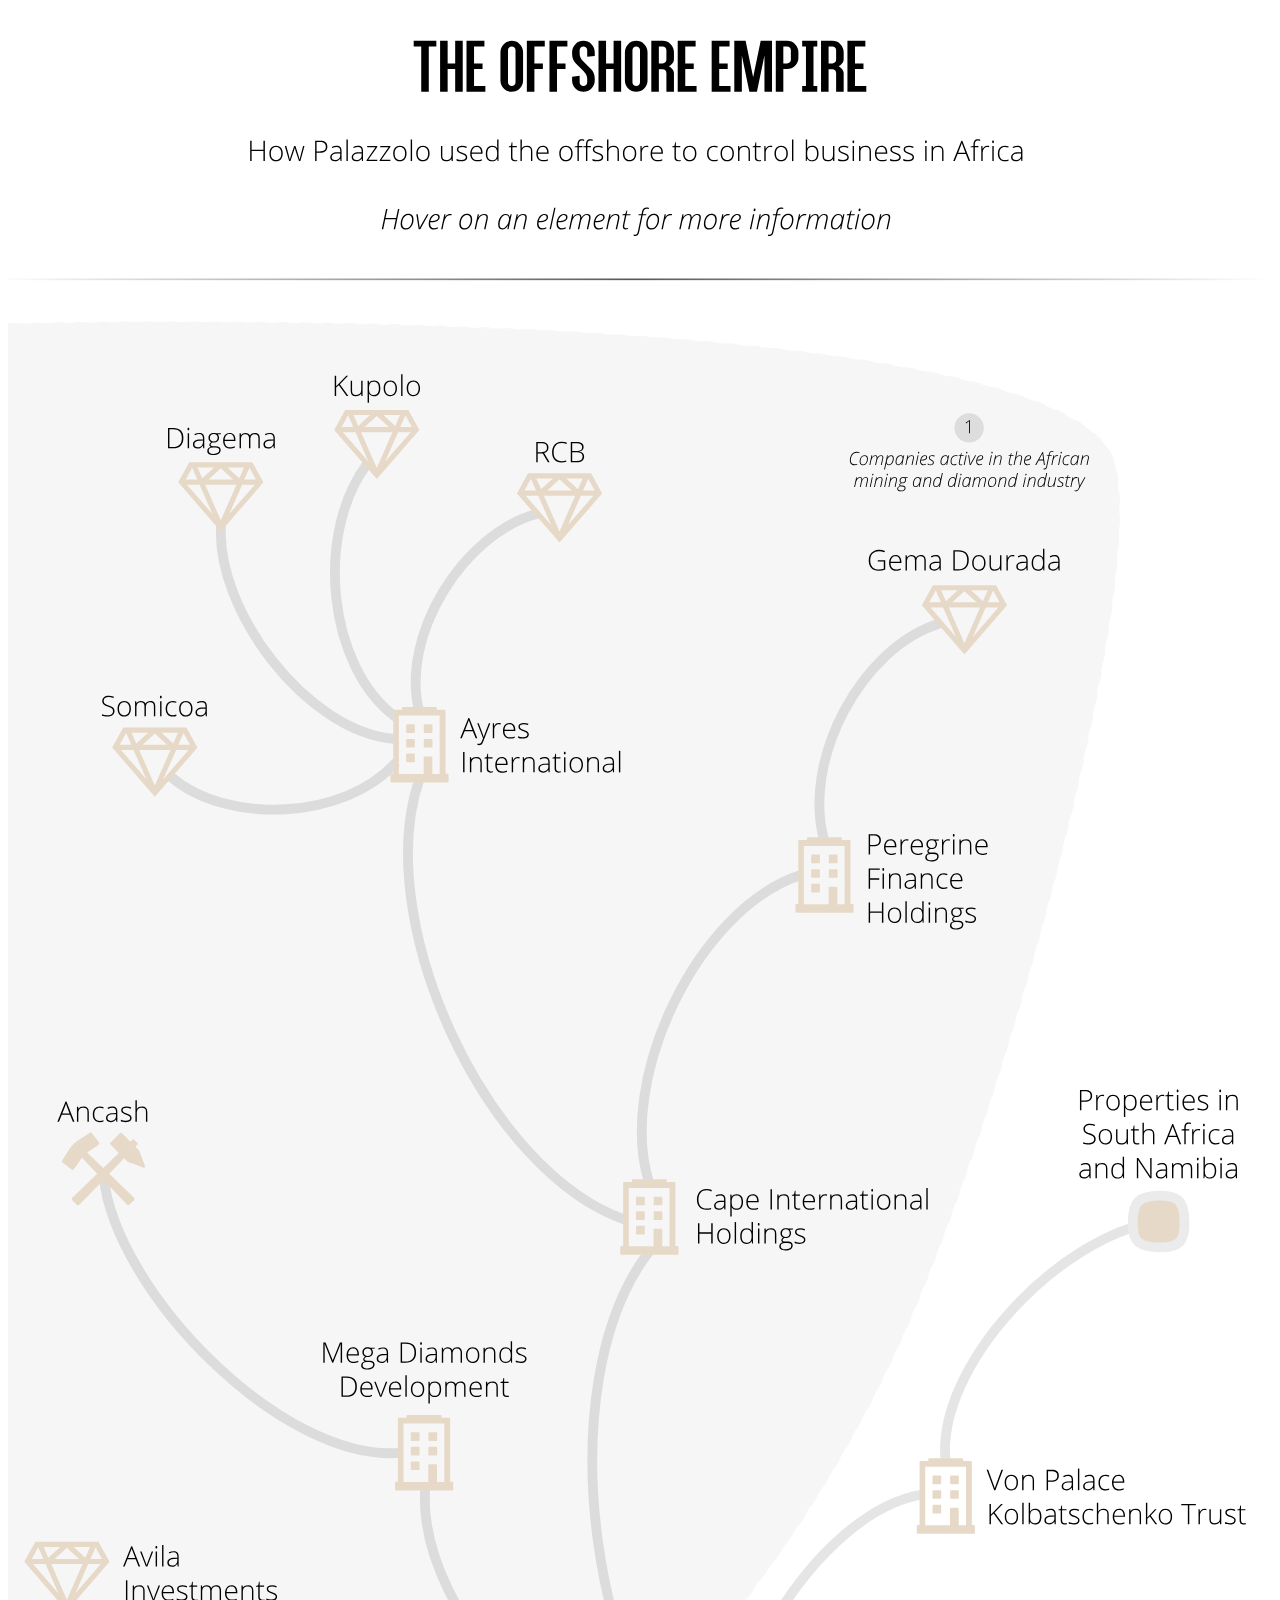
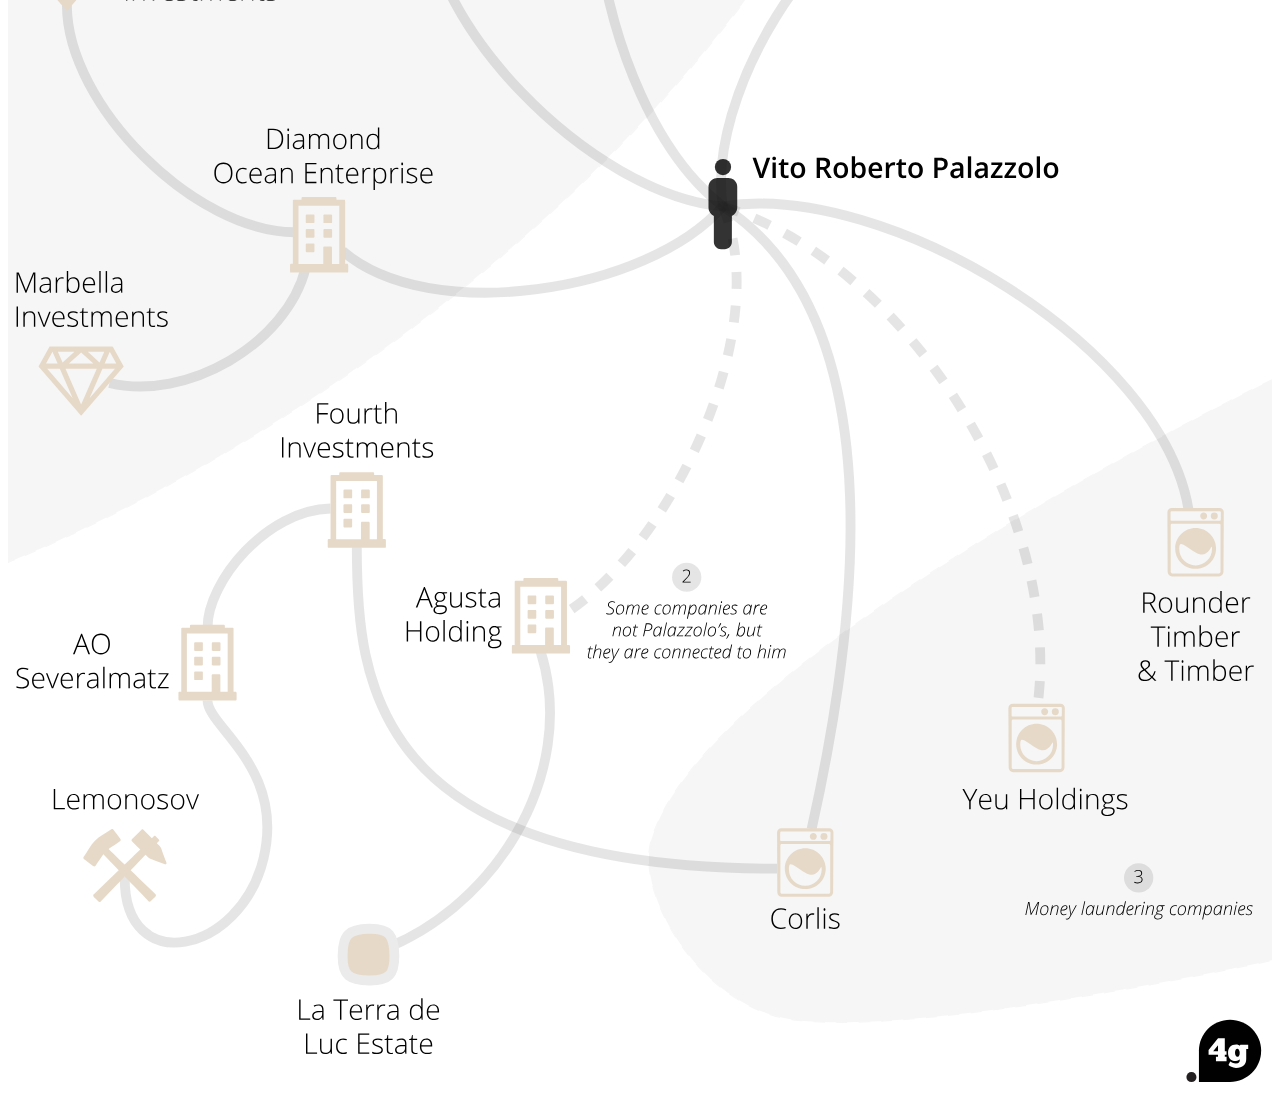
<file: vrp_offshore/index.html>
<!DOCTYPE HTML PUBLIC "-//W3C//DTD HTML 4.01 Transitional//EN"

        "http://www.w3.org/TR/html4/loose.dtd">



<html lang="en">

<meta http-equiv="content-type" content="text/html; charset=utf-8">
<title>The offshore empire</title>

<! Open Sans Font from Google Fonts>


<! Tipsy infowindows http://onehackoranother.com/projects/jquery/tipsy/>
<script type='text/javascript' src='../assets/jquery-1.4.2.min.js'></script>
<link rel="stylesheet" href="../assets/tipsy.css" type="text/css" />
<script type="text/javascript" src="../assets/tipsy.js"></script>
	
<style type="text/css">
	
	
	.intro {

		}
	
	.legend {

		word-spacing:427px;
		margin-bottom: -13px;
	}
	
	.title{

	}
	
	.byline {

		margin-top: -15px;
		margin-bottom: 50px;
	}
	
	.explain {

		margin-top: -15px;
		margin-bottom: 50px;
	}

	.title {
	font-family: 'Open Sans', sans-serif;
	font-weight: 300;
	}
	
</style>

</head>

<body>

<div class=viz>

<?xml version="1.0" encoding="utf-8"?>

<!DOCTYPE svg PUBLIC "-//W3C//DTD SVG 1.1//EN" "http://www.w3.org/Graphics/SVG/1.1/DTD/svg11.dtd">
<svg version="1.1" xmlns="http://www.w3.org/2000/svg" xmlns:xlink="http://www.w3.org/1999/xlink" x="0px" y="0px"width="100%"
	height="100%" viewBox="0 0 900 1914" enable-background="new 0 0 900 1914" xml:space="preserve">
	 
<style> 
    .interactive:hover
    {
		stroke: #000;
		stroke-opacity: 0.2;

		/* Transizione on hover 0.6 secondi */		
		-webkit-transition: 0.8s;  /* For Safari 3.1 to 6.0 */
		transition: 0.8s;
	}	
</style>
	 
<g id="flussi">
	<path opacity="0.25" fill="none" stroke="#989898" stroke-width="7" d="M509.003,1280.471
		c-12.325-76.078,65.919-209.729,141.997-222.054"/>
	<path opacity="0.25" fill="none" stroke="#989898" stroke-width="7" stroke-dasharray="12" d="M509.003,1280.471
		c37.206,89.018-38.003,243.547-113.296,290.514"/>
	<path opacity="0.25" fill="none" stroke="#989898" stroke-width="7" stroke-dasharray="12" d="M509.003,1280.471
		c134.533,42.622,241.997,220.551,224.095,355.234"/>
	<path opacity="0.25" fill="none" stroke="#989898" stroke-width="7" d="M509.003,1280.471
		c115.872-18.763,312.859,100.345,331.622,216.217"/>
	<path opacity="0.25" fill="none" stroke="#989898" stroke-width="7" d="M509.003,1280.471
		c128.983,84.13,91.33,317.608,63.185,443.404"/>
	<path opacity="0.25" fill="none" stroke="#989898" stroke-width="7" d="M509.003,1280.471
		c-53.449,61.543-209.209,85.228-270.752,31.779"/>
	<path opacity="0.25" fill="none" stroke="#989898" stroke-width="7" d="M509.003,1280.471
		c-92.989-7.913-219.748-134.124-211.835-227.113"/>
	<path opacity="0.25" fill="none" stroke="#989898" stroke-width="7" d="M456.695,885.25
		c-73.46,94.383-42.075,321.76,52.308,395.221"/>
	<path opacity="0.25" fill="none" stroke="#989898" stroke-width="7" d="M667.777,1036.667
		c-8.903-69.259,82.241-163.705,151.5-172.608"/>
	<path opacity="0.25" fill="none" stroke="#989898" stroke-width="7" d="M379.125,1597.032
		c28.082,88.244-34.203,188.138-122.447,216.22"/>
	<path opacity="0.25" fill="none" stroke="#989898" stroke-width="7" d="M204.52,1298.9
		c-71.169,0.116-162.468-90.397-162.583-161.566"/>
	<path opacity="0.25" fill="none" stroke="#989898" stroke-width="7" d="M212.014,1324.122
		c-13.433,54.351-85.386,95.499-139.737,82.066"/>
	<path opacity="0.25" fill="none" stroke="#989898" stroke-width="7" d="M280,1028.65c-83.036,8.282-203.701-114.113-211.983-197.15
		"/>
	<path opacity="0.25" fill="none" stroke="#989898" stroke-width="7" d="M439.5,862.909
		C339.836,828.048,258.144,648.664,293.005,549"/>
	<path opacity="0.25" fill="none" stroke="#989898" stroke-width="7" d="M456.695,837
		c-23.868-73.546,34.259-195.806,107.805-219.674"/>
	<path opacity="0.25" fill="none" stroke="#989898" stroke-width="7" d="M293.005,501.667
		c-14.488-53.701,30.57-127.279,84.271-141.767"/>
	<path opacity="0.25" fill="none" stroke="#989898" stroke-width="7" d="M276.333,536.97C240.926,577.625,156.154,582.407,115.5,547
		"/>
	<path opacity="0.25" fill="none" stroke="#989898" stroke-width="7" d="M276.333,505.028
		c-49.171-36.325-57.408-130.576-21.083-179.747"/>
	<path opacity="0.25" fill="none" stroke="#989898" stroke-width="7" d="M275.427,520.409
		c-61.734-4.567-128.225-91.216-123.658-152.95"/>
	<path opacity="0.25" fill="none" stroke="#989898" stroke-width="7" d="M581.381,593.5
		c-16.697-56.743,25.932-138.72,82.675-155.417"/>
	<path opacity="0.25" fill="none" stroke="#989898" stroke-width="7" d="M229.659,1495.641
		c-45.659,1.047-87.592,52.248-87.592,84.75"/>
	<path opacity="0.25" fill="none" stroke="#989898" stroke-width="7" d="M142.067,1632.287c0,18.697,55.183,47.713,39.933,112.213
		c-16.115,68.157-99.833,86.333-98.904,13.133"/>
	<path opacity="0.25" fill="none" stroke="#989898" stroke-width="7" d="M547.681,1752.073
		c-289.123,0-299.322-133.538-299.322-228.813"/>
</g>
<g id="annotazioni">
	<path opacity="0.03" stroke="#000000" stroke-dasharray="8" d="M0,225c0,0,707.479-19.367,783.074,88.467
		C822.437,369.618,713.987,777.214,635,950.363C447.185,1362.076,0,1534,0,1534V225z"/>
	<path opacity="0.03" stroke="#000000" stroke-dasharray="8" d="M900,1404c0,0-403,195.313-441.956,327.561
		C446.523,1770.672,493.698,1851,559,1859.644c93.586,12.388,341-42.31,341-42.31"/>
	<g>
		<g>
			<path fill="#010101" d="M604.445,316.592c-0.834,0-1.578,0.221-2.231,0.664c-0.654,0.442-1.172,1.086-1.556,1.933
				c-0.383,0.846-0.574,1.779-0.574,2.799c0,0.952,0.234,1.684,0.701,2.196c0.468,0.512,1.14,0.768,2.016,0.768
				c0.593,0,1.236-0.108,1.93-0.324v0.597c-0.66,0.208-1.328,0.311-2.006,0.311c-1.066,0-1.883-0.307-2.45-0.92
				c-0.566-0.614-0.851-1.481-0.851-2.603c0-1.125,0.222-2.158,0.663-3.098c0.442-0.939,1.045-1.661,1.807-2.165
				s1.612-0.755,2.552-0.755c0.749,0,1.398,0.144,1.948,0.432l-0.285,0.571c-0.233-0.127-0.496-0.227-0.791-0.298
				C605.023,316.628,604.732,316.592,604.445,316.592z"/>
			<path fill="#010101" d="M609.885,318.376c0.762,0,1.352,0.229,1.769,0.688c0.416,0.459,0.625,1.093,0.625,1.901
				c0,0.833-0.151,1.613-0.454,2.339c-0.303,0.726-0.716,1.279-1.241,1.66c-0.524,0.381-1.13,0.571-1.815,0.571
				c-0.778,0-1.37-0.231-1.773-0.695c-0.404-0.463-0.606-1.126-0.606-1.99c0-0.808,0.154-1.566,0.463-2.272
				c0.31-0.707,0.726-1.25,1.251-1.631C608.626,318.566,609.221,318.376,609.885,318.376z M609.834,318.922
				c-0.524,0-0.996,0.166-1.415,0.498c-0.419,0.333-0.754,0.809-1.003,1.429c-0.25,0.62-0.375,1.277-0.375,1.971
				c0,1.447,0.597,2.171,1.79,2.171c0.538,0,1.015-0.164,1.432-0.492c0.417-0.328,0.749-0.81,0.997-1.447
				c0.247-0.637,0.371-1.336,0.371-2.098c0-0.652-0.154-1.153-0.464-1.504C610.858,319.098,610.414,318.922,609.834,318.922z"/>
			<path fill="#010101" d="M617.413,325.409l0.934-4.278c0.105-0.529,0.158-0.872,0.158-1.028c0-0.77-0.325-1.155-0.978-1.155
				c-0.448,0-0.871,0.143-1.27,0.429c-0.397,0.285-0.734,0.684-1.009,1.196c-0.275,0.512-0.487,1.119-0.635,1.822l-0.635,3.015
				h-0.622l1.466-6.9h0.508l-0.209,1.333h0.038c0.338-0.478,0.723-0.838,1.152-1.079c0.429-0.241,0.879-0.362,1.349-0.362
				c0.448,0,0.793,0.142,1.034,0.425s0.368,0.696,0.381,1.238h0.038c0.326-0.546,0.709-0.959,1.149-1.241
				c0.439-0.281,0.909-0.422,1.409-0.422c0.495,0,0.881,0.13,1.158,0.391c0.277,0.26,0.416,0.633,0.416,1.12
				c0,0.123-0.006,0.242-0.016,0.358c-0.011,0.117-0.053,0.37-0.124,0.759l-0.965,4.38h-0.635l0.945-4.316
				c0.106-0.508,0.159-0.88,0.159-1.117c0-0.326-0.091-0.579-0.273-0.759c-0.182-0.18-0.434-0.27-0.755-0.27
				c-0.665,0-1.252,0.291-1.762,0.873c-0.51,0.582-0.866,1.349-1.069,2.301l-0.692,3.288H617.413z"/>
			<path fill="#010101" d="M627.176,325.511c-0.973,0-1.563-0.463-1.771-1.39h-0.025c-0.056,0.305-0.37,1.775-0.946,4.412h-0.628
				l2.133-10.023h0.521l-0.286,1.739h0.038c0.386-0.647,0.799-1.122,1.241-1.422s0.926-0.451,1.45-0.451
				c0.571,0,1.012,0.196,1.32,0.587c0.31,0.392,0.464,0.989,0.464,1.793c0,0.825-0.152,1.61-0.457,2.355s-0.723,1.331-1.254,1.758
				S627.845,325.511,627.176,325.511z M628.763,318.947c-0.368,0-0.736,0.124-1.104,0.371c-0.368,0.248-0.71,0.602-1.025,1.063
				c-0.314,0.461-0.549,0.964-0.701,1.508c-0.152,0.543-0.229,0.985-0.229,1.323c0,0.529,0.13,0.953,0.391,1.272
				c0.26,0.32,0.617,0.479,1.069,0.479c0.525,0,1.001-0.178,1.429-0.533c0.427-0.355,0.774-0.871,1.041-1.546
				c0.267-0.675,0.399-1.363,0.399-2.066C630.032,319.571,629.609,318.947,628.763,318.947z"/>
			<path fill="#010101" d="M635.466,318.401c0.982,0,1.572,0.463,1.771,1.39h0.038l0.374-1.282h0.508l-1.453,6.9h-0.521l0.285-1.739
				h-0.038c-0.355,0.601-0.751,1.062-1.187,1.384c-0.437,0.322-0.938,0.482-1.505,0.482c-1.188,0-1.783-0.792-1.783-2.374
				c0-0.833,0.158-1.629,0.476-2.387s0.742-1.343,1.273-1.755C634.235,318.607,634.823,318.401,635.466,318.401z M633.886,324.965
				c0.376,0,0.752-0.131,1.127-0.394c0.374-0.262,0.711-0.614,1.009-1.054c0.299-0.44,0.525-0.927,0.683-1.46
				c0.156-0.533,0.234-0.984,0.234-1.352c0-0.334-0.055-0.634-0.165-0.898c-0.109-0.265-0.272-0.474-0.488-0.629
				c-0.216-0.154-0.484-0.231-0.807-0.231c-0.524,0-0.998,0.173-1.422,0.521c-0.423,0.347-0.77,0.866-1.041,1.559
				c-0.271,0.691-0.406,1.38-0.406,2.066c0,0.643,0.106,1.116,0.317,1.418C633.139,324.813,633.458,324.965,633.886,324.965z"/>
			<path fill="#010101" d="M643.35,325.409l0.946-4.393c0.089-0.389,0.133-0.719,0.133-0.99c0-0.338-0.092-0.603-0.276-0.793
				c-0.184-0.19-0.468-0.286-0.854-0.286c-0.474,0-0.919,0.142-1.336,0.425s-0.769,0.68-1.054,1.19
				c-0.286,0.51-0.505,1.116-0.657,1.819l-0.647,3.028h-0.622l1.467-6.9h0.521l-0.235,1.403h0.038
				c0.694-1.007,1.574-1.511,2.641-1.511c0.551,0,0.963,0.135,1.238,0.406c0.274,0.271,0.412,0.66,0.412,1.168
				c0,0.296-0.051,0.681-0.152,1.155l-0.939,4.278H643.35z"/>
			<path fill="#010101" d="M646.86,325.409h-0.622l1.466-6.9h0.609L646.86,325.409z M647.978,316.738
				c0-0.233,0.046-0.419,0.14-0.559c0.093-0.14,0.22-0.209,0.381-0.209c0.241,0,0.361,0.152,0.361,0.457
				c0,0.241-0.046,0.432-0.14,0.571c-0.093,0.14-0.214,0.209-0.361,0.209c-0.123,0-0.217-0.041-0.282-0.124
				C648.01,317.002,647.978,316.886,647.978,316.738z"/>
			<path fill="#010101" d="M651.748,325.536c-0.732,0-1.304-0.231-1.714-0.695c-0.411-0.463-0.616-1.109-0.616-1.939
				c0-0.766,0.15-1.5,0.451-2.203c0.3-0.703,0.714-1.261,1.24-1.676c0.527-0.415,1.108-0.622,1.743-0.622
				c0.482,0,0.867,0.129,1.155,0.387c0.287,0.258,0.432,0.609,0.432,1.054c0,0.766-0.347,1.35-1.038,1.752
				c-0.692,0.402-1.719,0.603-3.082,0.603h-0.209c-0.025,0.186-0.038,0.394-0.038,0.622c0,0.698,0.156,1.23,0.47,1.597
				c0.313,0.366,0.764,0.549,1.352,0.549c0.559,0,1.143-0.154,1.752-0.463v0.597C653.054,325.39,652.421,325.536,651.748,325.536z
				 M652.776,318.947c-0.555,0-1.07,0.244-1.546,0.733c-0.477,0.488-0.82,1.141-1.031,1.958h0.311c2.188,0,3.282-0.571,3.282-1.714
				c0-0.284-0.093-0.518-0.276-0.701C653.331,319.039,653.085,318.947,652.776,318.947z"/>
			<path fill="#010101" d="M659.188,323.537c0,0.609-0.218,1.095-0.654,1.457c-0.436,0.362-1.028,0.543-1.777,0.543
				c-0.731,0-1.377-0.159-1.936-0.476v-0.679c0.313,0.195,0.637,0.345,0.971,0.451c0.335,0.106,0.647,0.159,0.939,0.159
				c0.584,0,1.03-0.122,1.34-0.365c0.309-0.243,0.463-0.589,0.463-1.038c0-0.178-0.032-0.334-0.099-0.47
				c-0.065-0.135-0.171-0.266-0.317-0.39c-0.146-0.125-0.426-0.306-0.841-0.543c-0.626-0.338-1.049-0.646-1.27-0.924
				c-0.22-0.277-0.33-0.614-0.33-1.012c0-0.542,0.209-0.985,0.625-1.33c0.417-0.345,0.967-0.518,1.647-0.518
				c0.317,0,0.653,0.037,1.006,0.111c0.354,0.074,0.651,0.172,0.893,0.295l-0.223,0.559c-0.575-0.271-1.134-0.406-1.676-0.406
				c-0.49,0-0.884,0.112-1.181,0.336c-0.296,0.224-0.444,0.516-0.444,0.876c0,0.233,0.036,0.419,0.108,0.559
				c0.071,0.14,0.199,0.285,0.384,0.435c0.184,0.15,0.437,0.312,0.759,0.485c0.482,0.267,0.824,0.485,1.024,0.657
				c0.201,0.171,0.35,0.354,0.444,0.549C659.14,323.052,659.188,323.278,659.188,323.537z"/>
			<path fill="#010101" d="M667.445,318.401c0.982,0,1.572,0.463,1.771,1.39h0.038l0.374-1.282h0.508l-1.453,6.9h-0.521l0.285-1.739
				h-0.038c-0.355,0.601-0.751,1.062-1.187,1.384c-0.437,0.322-0.938,0.482-1.505,0.482c-1.188,0-1.783-0.792-1.783-2.374
				c0-0.833,0.158-1.629,0.476-2.387s0.742-1.343,1.273-1.755C666.215,318.607,666.803,318.401,667.445,318.401z M665.865,324.965
				c0.376,0,0.752-0.131,1.127-0.394c0.374-0.262,0.711-0.614,1.009-1.054c0.299-0.44,0.525-0.927,0.683-1.46
				c0.156-0.533,0.234-0.984,0.234-1.352c0-0.334-0.055-0.634-0.165-0.898c-0.109-0.265-0.272-0.474-0.488-0.629
				c-0.216-0.154-0.484-0.231-0.807-0.231c-0.524,0-0.998,0.173-1.422,0.521c-0.423,0.347-0.77,0.866-1.041,1.559
				c-0.271,0.691-0.406,1.38-0.406,2.066c0,0.643,0.106,1.116,0.317,1.418C665.118,324.813,665.438,324.965,665.865,324.965z"/>
			<path fill="#010101" d="M673.508,325.536c-0.736,0-1.317-0.234-1.743-0.701c-0.425-0.468-0.638-1.116-0.638-1.946
				c0-0.817,0.155-1.582,0.467-2.294c0.311-0.713,0.731-1.257,1.26-1.632c0.529-0.374,1.143-0.562,1.841-0.562
				c0.567,0,1.077,0.091,1.53,0.273l-0.178,0.571c-0.453-0.199-0.914-0.298-1.384-0.298c-0.546,0-1.038,0.163-1.477,0.489
				c-0.438,0.326-0.781,0.795-1.031,1.409c-0.249,0.614-0.374,1.291-0.374,2.031c0,0.668,0.155,1.184,0.466,1.545
				c0.312,0.362,0.753,0.543,1.324,0.543c0.3,0,0.578-0.027,0.834-0.083c0.257-0.055,0.535-0.152,0.835-0.292v0.584
				C674.75,325.416,674.172,325.536,673.508,325.536z"/>
			<path fill="#010101" d="M680.516,318.509l-0.114,0.514h-1.797l-0.856,4.031c-0.094,0.419-0.14,0.766-0.14,1.041
				c0,0.588,0.267,0.882,0.8,0.882c0.287,0,0.609-0.055,0.965-0.165v0.546c-0.428,0.119-0.787,0.178-1.079,0.178
				c-0.419,0-0.743-0.115-0.972-0.346c-0.229-0.231-0.343-0.566-0.343-1.006c0-0.309,0.062-0.745,0.185-1.308l0.818-3.853h-1.155
				l0.089-0.425l1.168-0.108l0.616-1.606h0.349l-0.349,1.625H680.516z"/>
			<path fill="#010101" d="M681.125,325.409h-0.622l1.466-6.9h0.609L681.125,325.409z M682.242,316.738
				c0-0.233,0.046-0.419,0.14-0.559c0.093-0.14,0.22-0.209,0.381-0.209c0.241,0,0.361,0.152,0.361,0.457
				c0,0.241-0.046,0.432-0.14,0.571c-0.093,0.14-0.214,0.209-0.361,0.209c-0.123,0-0.217-0.041-0.282-0.124
				C682.274,317.002,682.242,316.886,682.242,316.738z"/>
			<path fill="#010101" d="M684.787,325.409l-1.092-6.9h0.642l0.686,4.666c0.109,0.698,0.18,1.236,0.209,1.612h0.038
				c0.216-0.487,0.489-1.028,0.819-1.625l2.577-4.653h0.647l-3.809,6.9H684.787z"/>
			<path fill="#010101" d="M691.693,325.536c-0.731,0-1.303-0.231-1.714-0.695c-0.41-0.463-0.615-1.109-0.615-1.939
				c0-0.766,0.15-1.5,0.45-2.203c0.301-0.703,0.715-1.261,1.241-1.676c0.527-0.415,1.107-0.622,1.742-0.622
				c0.482,0,0.868,0.129,1.155,0.387c0.288,0.258,0.432,0.609,0.432,1.054c0,0.766-0.346,1.35-1.037,1.752
				c-0.692,0.402-1.72,0.603-3.082,0.603h-0.21c-0.025,0.186-0.038,0.394-0.038,0.622c0,0.698,0.157,1.23,0.47,1.597
				c0.313,0.366,0.764,0.549,1.353,0.549c0.559,0,1.143-0.154,1.752-0.463v0.597C692.999,325.39,692.366,325.536,691.693,325.536z
				 M692.722,318.947c-0.554,0-1.069,0.244-1.545,0.733c-0.477,0.488-0.82,1.141-1.032,1.958h0.312c2.188,0,3.281-0.571,3.281-1.714
				c0-0.284-0.092-0.518-0.275-0.701C693.277,319.039,693.031,318.947,692.722,318.947z"/>
			<path fill="#010101" d="M699.089,325.409h-0.622l1.466-6.9h0.609L699.089,325.409z M700.206,316.738
				c0-0.233,0.046-0.419,0.14-0.559c0.093-0.14,0.22-0.209,0.381-0.209c0.241,0,0.361,0.152,0.361,0.457
				c0,0.241-0.046,0.432-0.14,0.571c-0.093,0.14-0.214,0.209-0.361,0.209c-0.123,0-0.217-0.041-0.282-0.124
				C700.238,317.002,700.206,316.886,700.206,316.738z"/>
			<path fill="#010101" d="M705.849,325.409l0.946-4.393c0.089-0.389,0.133-0.719,0.133-0.99c0-0.338-0.092-0.603-0.276-0.793
				c-0.184-0.19-0.468-0.286-0.854-0.286c-0.474,0-0.919,0.142-1.336,0.425s-0.769,0.68-1.054,1.19
				c-0.286,0.51-0.505,1.116-0.657,1.819l-0.647,3.028h-0.622l1.467-6.9h0.521l-0.235,1.403h0.038
				c0.694-1.007,1.574-1.511,2.641-1.511c0.551,0,0.963,0.135,1.238,0.406c0.274,0.271,0.412,0.66,0.412,1.168
				c0,0.296-0.051,0.681-0.152,1.155l-0.939,4.278H705.849z"/>
			<path fill="#010101" d="M716.037,318.509l-0.114,0.514h-1.797l-0.856,4.031c-0.094,0.419-0.14,0.766-0.14,1.041
				c0,0.588,0.267,0.882,0.8,0.882c0.287,0,0.609-0.055,0.965-0.165v0.546c-0.428,0.119-0.787,0.178-1.079,0.178
				c-0.419,0-0.743-0.115-0.972-0.346c-0.229-0.231-0.343-0.566-0.343-1.006c0-0.309,0.062-0.745,0.185-1.308l0.818-3.853h-1.155
				l0.089-0.425l1.168-0.108l0.616-1.606h0.349l-0.349,1.625H716.037z"/>
			<path fill="#010101" d="M720.392,325.409l0.945-4.393c0.089-0.389,0.134-0.719,0.134-0.99c0-0.338-0.092-0.603-0.276-0.793
				c-0.184-0.19-0.469-0.286-0.854-0.286c-0.475,0-0.92,0.142-1.336,0.425c-0.417,0.284-0.769,0.681-1.054,1.193
				c-0.286,0.512-0.505,1.117-0.657,1.815l-0.647,3.028h-0.622l2.107-9.877h0.609l-0.546,2.609
				c-0.187,0.846-0.326,1.437-0.419,1.771h0.038c0.33-0.478,0.725-0.85,1.184-1.114c0.459-0.264,0.944-0.396,1.457-0.396
				c0.524,0,0.931,0.138,1.219,0.413c0.287,0.275,0.432,0.662,0.432,1.162c0,0.296-0.051,0.681-0.152,1.155l-0.939,4.278H720.392z"
				/>
			<path fill="#010101" d="M725.774,325.536c-0.732,0-1.304-0.231-1.714-0.695c-0.411-0.463-0.616-1.109-0.616-1.939
				c0-0.766,0.15-1.5,0.451-2.203c0.3-0.703,0.714-1.261,1.24-1.676c0.527-0.415,1.108-0.622,1.743-0.622
				c0.482,0,0.867,0.129,1.155,0.387c0.287,0.258,0.432,0.609,0.432,1.054c0,0.766-0.347,1.35-1.038,1.752
				c-0.692,0.402-1.719,0.603-3.082,0.603h-0.209c-0.025,0.186-0.038,0.394-0.038,0.622c0,0.698,0.156,1.23,0.47,1.597
				c0.313,0.366,0.764,0.549,1.352,0.549c0.559,0,1.143-0.154,1.752-0.463v0.597C727.08,325.39,726.447,325.536,725.774,325.536z
				 M726.803,318.947c-0.555,0-1.07,0.244-1.546,0.733c-0.477,0.488-0.82,1.141-1.031,1.958h0.311c2.188,0,3.282-0.571,3.282-1.714
				c0-0.284-0.093-0.518-0.276-0.701C727.357,319.039,727.111,318.947,726.803,318.947z"/>
			<path fill="#010101" d="M737.175,322.108h-3.25l-1.822,3.301h-0.742l5.218-9.318h0.425l1.276,9.318h-0.667L737.175,322.108z
				 M737.099,321.524l-0.248-1.847c-0.131-1.024-0.214-1.875-0.247-2.552c-0.127,0.267-0.264,0.542-0.41,0.825
				c-0.146,0.284-0.794,1.475-1.945,3.574H737.099z"/>
			<path fill="#010101" d="M737.955,328.532c-0.203,0-0.419-0.04-0.647-0.121v-0.571c0.225,0.068,0.437,0.102,0.635,0.102
				c0.373,0,0.656-0.112,0.851-0.336c0.195-0.224,0.354-0.618,0.477-1.181l1.562-7.401h-1.302l0.089-0.425l1.302-0.089l0.222-1.016
				c0.148-0.711,0.395-1.227,0.74-1.549c0.345-0.322,0.826-0.482,1.443-0.482c0.31,0,0.66,0.065,1.054,0.197l-0.158,0.508
				c-0.368-0.114-0.68-0.171-0.934-0.171c-0.406,0-0.73,0.113-0.974,0.339c-0.244,0.227-0.423,0.604-0.537,1.133l-0.222,1.041h1.574
				l-0.102,0.514h-1.574l-1.6,7.554c-0.14,0.681-0.36,1.178-0.66,1.488C738.893,328.377,738.48,328.532,737.955,328.532z"/>
			<path fill="#010101" d="M746.981,318.389c0.292,0,0.553,0.03,0.781,0.089l-0.134,0.59c-0.198-0.063-0.438-0.095-0.717-0.095
				c-0.398,0-0.776,0.135-1.137,0.406c-0.359,0.271-0.684,0.677-0.971,1.219c-0.288,0.542-0.5,1.128-0.635,1.758l-0.635,3.053
				h-0.622l1.466-6.9h0.508l-0.184,1.295h0.038c0.309-0.398,0.569-0.685,0.78-0.86c0.212-0.176,0.438-0.313,0.677-0.41
				C746.437,318.438,746.698,318.389,746.981,318.389z"/>
			<path fill="#010101" d="M748.334,325.409h-0.622l1.466-6.9h0.609L748.334,325.409z M749.451,316.738
				c0-0.233,0.046-0.419,0.14-0.559c0.093-0.14,0.22-0.209,0.381-0.209c0.241,0,0.361,0.152,0.361,0.457
				c0,0.241-0.046,0.432-0.14,0.571c-0.093,0.14-0.214,0.209-0.361,0.209c-0.123,0-0.217-0.041-0.282-0.124
				C749.483,317.002,749.451,316.886,749.451,316.738z"/>
			<path fill="#010101" d="M753.272,325.536c-0.736,0-1.317-0.234-1.743-0.701c-0.425-0.468-0.638-1.116-0.638-1.946
				c0-0.817,0.155-1.582,0.467-2.294c0.311-0.713,0.731-1.257,1.26-1.632c0.529-0.374,1.143-0.562,1.841-0.562
				c0.567,0,1.077,0.091,1.53,0.273l-0.178,0.571c-0.453-0.199-0.914-0.298-1.384-0.298c-0.546,0-1.038,0.163-1.477,0.489
				c-0.438,0.326-0.781,0.795-1.031,1.409c-0.249,0.614-0.374,1.291-0.374,2.031c0,0.668,0.155,1.184,0.466,1.545
				c0.312,0.362,0.753,0.543,1.324,0.543c0.3,0,0.578-0.027,0.834-0.083c0.257-0.055,0.535-0.152,0.835-0.292v0.584
				C754.515,325.416,753.937,325.536,753.272,325.536z"/>
			<path fill="#010101" d="M760.032,318.401c0.982,0,1.572,0.463,1.771,1.39h0.038l0.374-1.282h0.508l-1.453,6.9h-0.521l0.285-1.739
				h-0.038c-0.355,0.601-0.751,1.062-1.187,1.384c-0.437,0.322-0.938,0.482-1.505,0.482c-1.188,0-1.783-0.792-1.783-2.374
				c0-0.833,0.158-1.629,0.476-2.387s0.742-1.343,1.273-1.755C758.802,318.607,759.39,318.401,760.032,318.401z M758.452,324.965
				c0.376,0,0.752-0.131,1.127-0.394c0.374-0.262,0.711-0.614,1.009-1.054c0.299-0.44,0.525-0.927,0.683-1.46
				c0.156-0.533,0.234-0.984,0.234-1.352c0-0.334-0.055-0.634-0.165-0.898c-0.109-0.265-0.272-0.474-0.488-0.629
				c-0.216-0.154-0.484-0.231-0.807-0.231c-0.524,0-0.998,0.173-1.422,0.521c-0.423,0.347-0.77,0.866-1.041,1.559
				c-0.271,0.691-0.406,1.38-0.406,2.066c0,0.643,0.106,1.116,0.317,1.418C757.705,324.813,758.024,324.965,758.452,324.965z"/>
			<path fill="#010101" d="M767.916,325.409l0.946-4.393c0.089-0.389,0.133-0.719,0.133-0.99c0-0.338-0.092-0.603-0.276-0.793
				c-0.184-0.19-0.468-0.286-0.854-0.286c-0.474,0-0.919,0.142-1.336,0.425s-0.769,0.68-1.054,1.19
				c-0.286,0.51-0.505,1.116-0.657,1.819l-0.647,3.028h-0.622l1.467-6.9h0.521l-0.235,1.403h0.038
				c0.694-1.007,1.574-1.511,2.641-1.511c0.551,0,0.963,0.135,1.238,0.406c0.274,0.271,0.412,0.66,0.412,1.168
				c0,0.296-0.051,0.681-0.152,1.155l-0.939,4.278H767.916z"/>
			<path fill="#010101" d="M606.54,341.009l0.933-4.278c0.106-0.529,0.159-0.872,0.159-1.028c0-0.77-0.326-1.155-0.978-1.155
				c-0.449,0-0.872,0.143-1.27,0.429c-0.398,0.285-0.734,0.684-1.01,1.196c-0.274,0.512-0.486,1.119-0.635,1.822l-0.635,3.015
				h-0.622l1.467-6.9h0.508l-0.21,1.333h0.038c0.339-0.478,0.723-0.838,1.152-1.079s0.879-0.362,1.349-0.362
				c0.449,0,0.794,0.142,1.035,0.425s0.368,0.696,0.381,1.238h0.038c0.325-0.546,0.709-0.959,1.148-1.241
				c0.44-0.281,0.91-0.422,1.409-0.422c0.495,0,0.882,0.13,1.158,0.391c0.277,0.26,0.416,0.633,0.416,1.12
				c0,0.123-0.005,0.242-0.016,0.358c-0.011,0.117-0.052,0.37-0.124,0.759l-0.965,4.38h-0.635l0.946-4.316
				c0.105-0.508,0.158-0.88,0.158-1.117c0-0.326-0.091-0.579-0.272-0.759c-0.183-0.18-0.434-0.27-0.756-0.27
				c-0.664,0-1.251,0.291-1.762,0.873c-0.51,0.582-0.866,1.349-1.069,2.301l-0.691,3.288H606.54z"/>
			<path fill="#010101" d="M614.246,341.009h-0.622l1.466-6.9h0.609L614.246,341.009z M615.363,332.338
				c0-0.233,0.046-0.419,0.14-0.559c0.093-0.14,0.22-0.209,0.381-0.209c0.241,0,0.361,0.152,0.361,0.457
				c0,0.241-0.046,0.432-0.14,0.571c-0.093,0.14-0.214,0.209-0.361,0.209c-0.123,0-0.217-0.041-0.282-0.124
				C615.396,332.602,615.363,332.486,615.363,332.338z"/>
			<path fill="#010101" d="M621.006,341.009l0.946-4.393c0.089-0.389,0.133-0.719,0.133-0.99c0-0.338-0.092-0.603-0.276-0.793
				c-0.184-0.19-0.468-0.286-0.854-0.286c-0.474,0-0.919,0.142-1.336,0.425s-0.769,0.68-1.054,1.19
				c-0.286,0.51-0.505,1.116-0.657,1.819l-0.647,3.028h-0.622l1.467-6.9h0.521l-0.235,1.403h0.038
				c0.694-1.007,1.574-1.511,2.641-1.511c0.551,0,0.963,0.135,1.238,0.406c0.274,0.271,0.412,0.66,0.412,1.168
				c0,0.296-0.051,0.681-0.152,1.155l-0.939,4.278H621.006z"/>
			<path fill="#010101" d="M624.517,341.009h-0.622l1.466-6.9h0.609L624.517,341.009z M625.634,332.338
				c0-0.233,0.046-0.419,0.14-0.559c0.093-0.14,0.22-0.209,0.381-0.209c0.241,0,0.361,0.152,0.361,0.457
				c0,0.241-0.046,0.432-0.14,0.571c-0.093,0.14-0.214,0.209-0.361,0.209c-0.123,0-0.217-0.041-0.282-0.124
				C625.666,332.602,625.634,332.486,625.634,332.338z"/>
			<path fill="#010101" d="M631.276,341.009l0.946-4.393c0.089-0.389,0.133-0.719,0.133-0.99c0-0.338-0.092-0.603-0.276-0.793
				c-0.184-0.19-0.468-0.286-0.854-0.286c-0.474,0-0.919,0.142-1.336,0.425s-0.769,0.68-1.054,1.19
				c-0.286,0.51-0.505,1.116-0.657,1.819l-0.647,3.028h-0.622l1.467-6.9h0.521l-0.235,1.403h0.038
				c0.694-1.007,1.574-1.511,2.641-1.511c0.551,0,0.963,0.135,1.238,0.406c0.274,0.271,0.412,0.66,0.412,1.168
				c0,0.296-0.051,0.681-0.152,1.155l-0.939,4.278H631.276z"/>
			<path fill="#010101" d="M640.665,334.109l-0.108,0.501l-1.542,0.07c0.109,0.119,0.202,0.296,0.276,0.533
				c0.073,0.237,0.11,0.478,0.11,0.724c0,0.461-0.115,0.898-0.346,1.311c-0.23,0.412-0.544,0.72-0.939,0.923
				s-0.848,0.305-1.355,0.305c-0.267,0-0.43-0.019-0.488-0.057c-0.339,0.14-0.602,0.294-0.787,0.463
				c-0.187,0.169-0.279,0.341-0.279,0.514s0.066,0.31,0.2,0.409c0.133,0.1,0.373,0.167,0.72,0.2l0.769,0.07
				c1.464,0.131,2.196,0.69,2.196,1.676c0,0.474-0.138,0.892-0.413,1.253c-0.274,0.362-0.671,0.64-1.187,0.835
				c-0.517,0.195-1.132,0.292-1.848,0.292c-0.787,0-1.403-0.152-1.85-0.457c-0.447-0.305-0.67-0.734-0.67-1.289
				c0-0.999,0.653-1.706,1.961-2.12c-0.33-0.178-0.495-0.438-0.495-0.781c0-0.521,0.404-0.948,1.213-1.282
				c-0.301-0.152-0.534-0.375-0.701-0.67c-0.168-0.294-0.251-0.627-0.251-1c0-0.47,0.113-0.901,0.34-1.295
				c0.226-0.394,0.539-0.703,0.939-0.927c0.399-0.224,0.836-0.336,1.311-0.336c0.292,0,0.603,0.044,0.933,0.133H640.665z
				 M633.771,342.323c0,0.427,0.171,0.745,0.514,0.952s0.817,0.311,1.422,0.311c0.859,0,1.53-0.158,2.013-0.473
				c0.482-0.315,0.724-0.748,0.724-1.298c0-0.36-0.133-0.636-0.396-0.829c-0.265-0.192-0.728-0.314-1.388-0.365l-1.016-0.095
				c-0.664,0.19-1.143,0.433-1.435,0.727C633.917,341.548,633.771,341.904,633.771,342.323z M635.491,336.496
				c0,0.474,0.124,0.833,0.372,1.079c0.247,0.246,0.595,0.368,1.044,0.368c0.372,0,0.698-0.078,0.978-0.235s0.496-0.398,0.65-0.724
				s0.231-0.684,0.231-1.073c0-0.44-0.118-0.782-0.355-1.025c-0.236-0.244-0.569-0.365-0.996-0.365
				c-0.394,0-0.734,0.091-1.022,0.273c-0.287,0.182-0.51,0.427-0.666,0.736C635.569,335.84,635.491,336.162,635.491,336.496z"/>
			<path fill="#010101" d="M647.818,334.001c0.982,0,1.572,0.463,1.771,1.39h0.038l0.374-1.282h0.508l-1.453,6.9h-0.521l0.285-1.739
				h-0.038c-0.355,0.601-0.751,1.062-1.187,1.384c-0.437,0.322-0.938,0.482-1.505,0.482c-1.188,0-1.783-0.792-1.783-2.374
				c0-0.833,0.158-1.629,0.476-2.387s0.742-1.343,1.273-1.755C646.588,334.208,647.176,334.001,647.818,334.001z M646.238,340.565
				c0.376,0,0.752-0.131,1.127-0.394c0.374-0.262,0.711-0.614,1.009-1.054c0.299-0.44,0.525-0.927,0.683-1.46
				c0.156-0.533,0.234-0.984,0.234-1.352c0-0.334-0.055-0.634-0.165-0.898c-0.109-0.265-0.272-0.474-0.488-0.629
				c-0.216-0.154-0.484-0.231-0.807-0.231c-0.524,0-0.998,0.173-1.422,0.521c-0.423,0.347-0.77,0.866-1.041,1.559
				c-0.271,0.691-0.406,1.38-0.406,2.066c0,0.643,0.106,1.116,0.317,1.418C645.491,340.414,645.811,340.565,646.238,340.565z"/>
			<path fill="#010101" d="M655.702,341.009l0.946-4.393c0.089-0.389,0.133-0.719,0.133-0.99c0-0.338-0.092-0.603-0.276-0.793
				c-0.184-0.19-0.468-0.286-0.854-0.286c-0.474,0-0.919,0.142-1.336,0.425s-0.769,0.68-1.054,1.19
				c-0.286,0.51-0.505,1.116-0.657,1.819l-0.647,3.028h-0.622l1.467-6.9h0.521l-0.235,1.403h0.038
				c0.694-1.007,1.574-1.511,2.641-1.511c0.551,0,0.963,0.135,1.238,0.406c0.274,0.271,0.412,0.66,0.412,1.168
				c0,0.296-0.051,0.681-0.152,1.155l-0.939,4.278H655.702z"/>
			<path fill="#010101" d="M662.266,334.001c0.974,0,1.563,0.463,1.771,1.39h0.025c0.051-0.279,0.354-1.699,0.907-4.259h0.629
				l-2.095,9.877h-0.521l0.285-1.739h-0.038c-0.731,1.244-1.629,1.866-2.691,1.866c-1.188,0-1.783-0.792-1.783-2.374
				c0-0.817,0.151-1.6,0.454-2.349c0.302-0.749,0.72-1.338,1.253-1.768C660.996,334.216,661.598,334.001,662.266,334.001z
				 M660.686,340.565c0.376,0,0.754-0.132,1.133-0.396c0.379-0.265,0.718-0.62,1.016-1.066c0.299-0.447,0.523-0.936,0.676-1.467
				c0.152-0.531,0.229-0.974,0.229-1.33c0-0.533-0.13-0.959-0.39-1.279c-0.261-0.32-0.617-0.479-1.07-0.479
				c-0.524,0-0.998,0.176-1.422,0.527c-0.423,0.351-0.77,0.864-1.041,1.54c-0.271,0.675-0.406,1.368-0.406,2.079
				C659.409,339.941,659.835,340.565,660.686,340.565z"/>
			<path fill="#010101" d="M672.835,334.001c0.973,0,1.563,0.463,1.771,1.39h0.025c0.051-0.279,0.354-1.699,0.908-4.259h0.628
				l-2.095,9.877h-0.521l0.286-1.739H673.8c-0.732,1.244-1.63,1.866-2.691,1.866c-1.189,0-1.784-0.792-1.784-2.374
				c0-0.817,0.151-1.6,0.454-2.349s0.721-1.338,1.254-1.768C671.565,334.216,672.166,334.001,672.835,334.001z M671.254,340.565
				c0.377,0,0.755-0.132,1.133-0.396c0.379-0.265,0.718-0.62,1.016-1.066c0.299-0.447,0.524-0.936,0.677-1.467
				c0.152-0.531,0.229-0.974,0.229-1.33c0-0.533-0.131-0.959-0.391-1.279c-0.261-0.32-0.617-0.479-1.069-0.479
				c-0.525,0-0.999,0.176-1.422,0.527c-0.424,0.351-0.771,0.864-1.041,1.54c-0.271,0.675-0.406,1.368-0.406,2.079
				C669.979,339.941,670.403,340.565,671.254,340.565z"/>
			<path fill="#010101" d="M676.974,341.009h-0.622l1.466-6.9h0.609L676.974,341.009z M678.091,332.338
				c0-0.233,0.046-0.419,0.14-0.559c0.093-0.14,0.22-0.209,0.381-0.209c0.241,0,0.361,0.152,0.361,0.457
				c0,0.241-0.046,0.432-0.14,0.571c-0.093,0.14-0.214,0.209-0.361,0.209c-0.123,0-0.217-0.041-0.282-0.124
				C678.123,332.602,678.091,332.486,678.091,332.338z"/>
			<path fill="#010101" d="M683.042,334.001c0.981,0,1.572,0.463,1.771,1.39h0.038l0.375-1.282h0.508l-1.454,6.9h-0.521l0.286-1.739
				h-0.038c-0.355,0.601-0.751,1.062-1.188,1.384c-0.436,0.322-0.938,0.482-1.504,0.482c-1.189,0-1.784-0.792-1.784-2.374
				c0-0.833,0.159-1.629,0.477-2.387s0.741-1.343,1.272-1.755C681.812,334.208,682.398,334.001,683.042,334.001z M681.461,340.565
				c0.377,0,0.752-0.131,1.127-0.394c0.374-0.262,0.711-0.614,1.009-1.054c0.299-0.44,0.526-0.927,0.683-1.46
				c0.157-0.533,0.235-0.984,0.235-1.352c0-0.334-0.056-0.634-0.165-0.898c-0.11-0.265-0.273-0.474-0.489-0.629
				c-0.216-0.154-0.484-0.231-0.806-0.231c-0.525,0-0.999,0.173-1.422,0.521c-0.424,0.347-0.771,0.866-1.041,1.559
				c-0.271,0.691-0.406,1.38-0.406,2.066c0,0.643,0.105,1.116,0.317,1.418C680.714,340.414,681.034,340.565,681.461,340.565z"/>
			<path fill="#010101" d="M690.589,341.009l0.934-4.278c0.105-0.529,0.158-0.872,0.158-1.028c0-0.77-0.325-1.155-0.978-1.155
				c-0.448,0-0.871,0.143-1.27,0.429c-0.397,0.285-0.734,0.684-1.009,1.196c-0.275,0.512-0.487,1.119-0.635,1.822l-0.635,3.015
				h-0.622l1.466-6.9h0.508l-0.209,1.333h0.038c0.338-0.478,0.723-0.838,1.152-1.079c0.429-0.241,0.879-0.362,1.349-0.362
				c0.448,0,0.793,0.142,1.034,0.425s0.368,0.696,0.381,1.238h0.038c0.326-0.546,0.709-0.959,1.149-1.241
				c0.439-0.281,0.909-0.422,1.409-0.422c0.495,0,0.881,0.13,1.158,0.391c0.277,0.26,0.416,0.633,0.416,1.12
				c0,0.123-0.006,0.242-0.016,0.358c-0.011,0.117-0.053,0.37-0.124,0.759l-0.965,4.38h-0.635l0.945-4.316
				c0.106-0.508,0.159-0.88,0.159-1.117c0-0.326-0.091-0.579-0.273-0.759c-0.182-0.18-0.434-0.27-0.755-0.27
				c-0.665,0-1.252,0.291-1.762,0.873c-0.51,0.582-0.866,1.349-1.069,2.301l-0.692,3.288H690.589z"/>
			<path fill="#010101" d="M701.311,333.976c0.762,0,1.351,0.229,1.768,0.688c0.417,0.459,0.625,1.093,0.625,1.901
				c0,0.833-0.151,1.613-0.454,2.339c-0.302,0.726-0.716,1.279-1.24,1.66c-0.525,0.381-1.13,0.571-1.815,0.571
				c-0.779,0-1.37-0.231-1.774-0.695c-0.404-0.463-0.606-1.126-0.606-1.99c0-0.808,0.154-1.566,0.464-2.272
				c0.309-0.707,0.726-1.25,1.25-1.631C700.052,334.167,700.646,333.976,701.311,333.976z M701.26,334.522
				c-0.525,0-0.997,0.166-1.416,0.498c-0.419,0.333-0.753,0.809-1.003,1.429c-0.249,0.62-0.374,1.277-0.374,1.971
				c0,1.447,0.597,2.171,1.79,2.171c0.537,0,1.015-0.164,1.431-0.492c0.417-0.328,0.749-0.81,0.997-1.447
				c0.247-0.637,0.371-1.336,0.371-2.098c0-0.652-0.154-1.153-0.463-1.504C702.283,334.698,701.839,334.522,701.26,334.522z"/>
			<path fill="#010101" d="M709.175,341.009l0.946-4.393c0.089-0.389,0.133-0.719,0.133-0.99c0-0.338-0.092-0.603-0.276-0.793
				c-0.184-0.19-0.468-0.286-0.854-0.286c-0.474,0-0.919,0.142-1.336,0.425s-0.769,0.68-1.054,1.19
				c-0.286,0.51-0.505,1.116-0.657,1.819l-0.647,3.028h-0.622l1.467-6.9h0.521l-0.235,1.403h0.038
				c0.694-1.007,1.574-1.511,2.641-1.511c0.551,0,0.963,0.135,1.238,0.406c0.274,0.271,0.412,0.66,0.412,1.168
				c0,0.296-0.051,0.681-0.152,1.155l-0.939,4.278H709.175z"/>
			<path fill="#010101" d="M715.738,334.001c0.974,0,1.563,0.463,1.771,1.39h0.025c0.051-0.279,0.354-1.699,0.907-4.259h0.629
				l-2.095,9.877h-0.521l0.285-1.739h-0.038c-0.731,1.244-1.629,1.866-2.691,1.866c-1.188,0-1.783-0.792-1.783-2.374
				c0-0.817,0.151-1.6,0.454-2.349c0.302-0.749,0.72-1.338,1.253-1.768C714.469,334.216,715.07,334.001,715.738,334.001z
				 M714.158,340.565c0.376,0,0.754-0.132,1.133-0.396c0.379-0.265,0.718-0.62,1.016-1.066c0.299-0.447,0.523-0.936,0.676-1.467
				c0.152-0.531,0.229-0.974,0.229-1.33c0-0.533-0.13-0.959-0.39-1.279c-0.261-0.32-0.617-0.479-1.07-0.479
				c-0.524,0-0.998,0.176-1.422,0.527c-0.423,0.351-0.77,0.864-1.041,1.54c-0.271,0.675-0.406,1.368-0.406,2.079
				C712.882,339.941,713.308,340.565,714.158,340.565z"/>
			<path fill="#010101" d="M723.254,341.009h-0.622l1.467-6.9h0.609L723.254,341.009z M724.371,332.338
				c0-0.233,0.047-0.419,0.14-0.559c0.094-0.14,0.221-0.209,0.381-0.209c0.241,0,0.362,0.152,0.362,0.457
				c0,0.241-0.047,0.432-0.14,0.571c-0.094,0.14-0.214,0.209-0.362,0.209c-0.122,0-0.217-0.041-0.282-0.124
				C724.404,332.602,724.371,332.486,724.371,332.338z"/>
			<path fill="#010101" d="M730.015,341.009l0.945-4.393c0.089-0.389,0.134-0.719,0.134-0.99c0-0.338-0.092-0.603-0.276-0.793
				c-0.184-0.19-0.469-0.286-0.854-0.286c-0.475,0-0.92,0.142-1.336,0.425c-0.417,0.284-0.769,0.68-1.054,1.19
				c-0.286,0.51-0.505,1.116-0.657,1.819l-0.647,3.028h-0.622l1.466-6.9h0.521l-0.234,1.403h0.038
				c0.693-1.007,1.574-1.511,2.641-1.511c0.55,0,0.963,0.135,1.237,0.406c0.275,0.271,0.413,0.66,0.413,1.168
				c0,0.296-0.051,0.681-0.152,1.155l-0.939,4.278H730.015z"/>
			<path fill="#010101" d="M736.578,334.001c0.973,0,1.563,0.463,1.771,1.39h0.025c0.051-0.279,0.354-1.699,0.908-4.259h0.628
				l-2.095,9.877h-0.521l0.286-1.739h-0.038c-0.732,1.244-1.63,1.866-2.691,1.866c-1.189,0-1.784-0.792-1.784-2.374
				c0-0.817,0.151-1.6,0.454-2.349s0.721-1.338,1.254-1.768C735.309,334.216,735.909,334.001,736.578,334.001z M734.997,340.565
				c0.377,0,0.755-0.132,1.133-0.396c0.379-0.265,0.718-0.62,1.016-1.066c0.299-0.447,0.524-0.936,0.677-1.467
				c0.152-0.531,0.229-0.974,0.229-1.33c0-0.533-0.131-0.959-0.391-1.279c-0.261-0.32-0.617-0.479-1.069-0.479
				c-0.525,0-0.999,0.176-1.422,0.527c-0.424,0.351-0.771,0.864-1.041,1.54c-0.271,0.675-0.406,1.368-0.406,2.079
				C733.722,339.941,734.146,340.565,734.997,340.565z"/>
			<path fill="#010101" d="M742.03,334.109l-0.965,4.431c-0.093,0.449-0.14,0.783-0.14,1.003c0,0.313,0.101,0.562,0.302,0.746
				c0.201,0.185,0.494,0.276,0.879,0.276c0.466,0,0.905-0.139,1.317-0.416c0.413-0.277,0.76-0.673,1.041-1.187
				c0.281-0.515,0.492-1.106,0.632-1.774l0.666-3.079h0.622l-1.466,6.9h-0.508l0.178-1.301h-0.038
				c-0.707,0.935-1.56,1.403-2.559,1.403c-0.554,0-0.974-0.131-1.26-0.394c-0.285-0.262-0.429-0.646-0.429-1.149
				c0-0.254,0.047-0.614,0.14-1.079l0.952-4.38H742.03z"/>
			<path fill="#010101" d="M751.394,339.137c0,0.609-0.218,1.095-0.654,1.457c-0.436,0.362-1.028,0.543-1.777,0.543
				c-0.731,0-1.377-0.159-1.936-0.476v-0.679c0.313,0.195,0.637,0.345,0.971,0.451c0.335,0.106,0.647,0.159,0.939,0.159
				c0.584,0,1.03-0.122,1.34-0.365c0.309-0.243,0.463-0.589,0.463-1.038c0-0.178-0.032-0.334-0.099-0.47
				c-0.065-0.135-0.171-0.266-0.317-0.39c-0.146-0.125-0.426-0.306-0.841-0.543c-0.626-0.338-1.049-0.646-1.27-0.924
				c-0.22-0.277-0.33-0.614-0.33-1.012c0-0.542,0.209-0.985,0.625-1.33c0.417-0.345,0.967-0.518,1.647-0.518
				c0.317,0,0.653,0.037,1.006,0.111c0.354,0.074,0.651,0.172,0.893,0.295l-0.223,0.559c-0.575-0.271-1.134-0.406-1.676-0.406
				c-0.49,0-0.884,0.112-1.181,0.336c-0.296,0.224-0.444,0.516-0.444,0.876c0,0.233,0.036,0.419,0.108,0.559
				c0.071,0.14,0.199,0.285,0.384,0.435c0.184,0.15,0.437,0.312,0.759,0.485c0.482,0.267,0.824,0.485,1.024,0.657
				c0.201,0.171,0.35,0.354,0.444,0.549C751.346,338.652,751.394,338.878,751.394,339.137z"/>
			<path fill="#010101" d="M756.522,334.109l-0.114,0.514h-1.797l-0.856,4.031c-0.094,0.419-0.14,0.766-0.14,1.041
				c0,0.588,0.267,0.882,0.8,0.882c0.287,0,0.609-0.055,0.965-0.165v0.546c-0.428,0.119-0.787,0.178-1.079,0.178
				c-0.419,0-0.743-0.115-0.972-0.346c-0.229-0.231-0.343-0.566-0.343-1.006c0-0.309,0.062-0.745,0.185-1.308l0.818-3.853h-1.155
				l0.089-0.425l1.168-0.108l0.616-1.606h0.349l-0.349,1.625H756.522z"/>
			<path fill="#010101" d="M760.553,333.989c0.292,0,0.553,0.03,0.781,0.089l-0.134,0.59c-0.198-0.063-0.438-0.095-0.717-0.095
				c-0.398,0-0.776,0.135-1.137,0.406c-0.359,0.271-0.684,0.677-0.971,1.219c-0.288,0.542-0.5,1.128-0.635,1.758l-0.635,3.053
				h-0.622l1.466-6.9h0.508l-0.184,1.295h0.038c0.309-0.398,0.569-0.685,0.78-0.86c0.212-0.176,0.438-0.313,0.677-0.41
				C760.008,334.038,760.27,333.989,760.553,333.989z"/>
			<path fill="#010101" d="M761.581,334.109h0.635l0.521,3.479c0.216,1.485,0.332,2.436,0.35,2.85h0.069
				c0.183-0.444,0.576-1.221,1.181-2.33l2.209-3.999h0.654l-4.526,8.188c-0.305,0.538-0.563,0.914-0.777,1.13
				s-0.455,0.387-0.724,0.514s-0.579,0.19-0.93,0.19c-0.288,0-0.561-0.044-0.819-0.133v-0.584c0.301,0.114,0.591,0.171,0.87,0.171
				c0.338,0,0.649-0.104,0.933-0.314c0.284-0.209,0.559-0.557,0.825-1.044s0.479-0.876,0.635-1.168L761.581,334.109z"/>
		</g>
		<g>
			<ellipse opacity="0.1" fill="#010101" cx="684.333" cy="298.928" rx="10.447" ry="10.4"/>
			<g>
				<path fill="#010101" d="M684.952,302.749h-0.622v-6.76c0-0.614,0.025-1.25,0.076-1.911c-0.063,0.063-0.129,0.125-0.197,0.184
					c-0.067,0.059-0.722,0.573-1.961,1.542l-0.362-0.451l2.521-1.885h0.546V302.749z"/>
			</g>
		</g>
	</g>
	<g>
		<g>
			<path fill="#010101" d="M728.614,1783.772l4.652-7.979h0.952l-1.91,9.28h-0.642l1.213-5.719c0.334-1.562,0.546-2.508,0.635-2.838
				h-0.038l-4.951,8.557h-0.324l-1.409-8.557h-0.038c-0.084,0.652-0.249,1.554-0.495,2.704l-1.244,5.853h-0.609l1.962-9.28h0.907
				l1.302,7.979H728.614z"/>
			<path fill="#010101" d="M738.428,1778.04c0.762,0,1.351,0.229,1.768,0.688c0.417,0.46,0.625,1.094,0.625,1.901
				c0,0.834-0.151,1.613-0.454,2.339c-0.302,0.727-0.716,1.279-1.24,1.66c-0.525,0.381-1.13,0.571-1.815,0.571
				c-0.779,0-1.37-0.231-1.774-0.695c-0.404-0.463-0.606-1.126-0.606-1.989c0-0.809,0.154-1.566,0.464-2.272
				c0.309-0.707,0.726-1.251,1.25-1.632C737.169,1778.23,737.763,1778.04,738.428,1778.04z M738.377,1778.586
				c-0.525,0-0.997,0.166-1.416,0.498c-0.419,0.333-0.753,0.809-1.003,1.429c-0.249,0.62-0.374,1.277-0.374,1.971
				c0,1.447,0.597,2.171,1.79,2.171c0.537,0,1.015-0.164,1.431-0.492c0.417-0.327,0.749-0.81,0.997-1.447
				c0.247-0.637,0.371-1.336,0.371-2.098c0-0.651-0.154-1.153-0.463-1.504C739.4,1778.762,738.956,1778.586,738.377,1778.586z"/>
			<path fill="#010101" d="M746.292,1785.073l0.946-4.393c0.089-0.389,0.133-0.719,0.133-0.99c0-0.338-0.092-0.603-0.276-0.793
				c-0.184-0.19-0.468-0.286-0.854-0.286c-0.474,0-0.919,0.142-1.336,0.426c-0.417,0.283-0.769,0.68-1.054,1.189
				c-0.286,0.511-0.505,1.116-0.657,1.819l-0.647,3.027h-0.622l1.467-6.899h0.521l-0.235,1.402h0.038
				c0.694-1.007,1.574-1.511,2.641-1.511c0.551,0,0.963,0.136,1.238,0.406c0.274,0.271,0.412,0.66,0.412,1.168
				c0,0.297-0.051,0.682-0.152,1.155l-0.939,4.278H746.292z"/>
			<path fill="#010101" d="M751.675,1785.2c-0.731,0-1.303-0.231-1.714-0.695c-0.41-0.463-0.615-1.109-0.615-1.938
				c0-0.767,0.15-1.5,0.45-2.203c0.301-0.702,0.715-1.261,1.241-1.676c0.527-0.414,1.107-0.622,1.742-0.622
				c0.482,0,0.868,0.129,1.155,0.388c0.288,0.258,0.432,0.609,0.432,1.054c0,0.766-0.346,1.35-1.037,1.752
				c-0.692,0.401-1.72,0.603-3.082,0.603h-0.21c-0.025,0.187-0.038,0.394-0.038,0.622c0,0.698,0.157,1.23,0.47,1.597
				c0.313,0.366,0.764,0.549,1.353,0.549c0.559,0,1.143-0.154,1.752-0.463v0.597C752.98,1785.055,752.348,1785.2,751.675,1785.2z
				 M752.703,1778.611c-0.554,0-1.069,0.244-1.545,0.733c-0.477,0.488-0.82,1.142-1.032,1.958h0.312
				c2.188,0,3.281-0.571,3.281-1.714c0-0.283-0.092-0.518-0.275-0.701C753.259,1778.703,753.013,1778.611,752.703,1778.611z"/>
			<path fill="#010101" d="M755.369,1778.174h0.635l0.521,3.479c0.216,1.485,0.332,2.436,0.35,2.85h0.069
				c0.183-0.444,0.576-1.221,1.181-2.329l2.209-3.999h0.654l-4.526,8.188c-0.305,0.537-0.563,0.914-0.777,1.13
				s-0.455,0.387-0.724,0.514s-0.579,0.19-0.93,0.19c-0.288,0-0.561-0.044-0.819-0.133v-0.584c0.301,0.114,0.591,0.171,0.87,0.171
				c0.338,0,0.649-0.104,0.933-0.314c0.284-0.209,0.559-0.557,0.825-1.044c0.267-0.486,0.479-0.876,0.635-1.168L755.369,1778.174z"
				/>
			<path fill="#010101" d="M764.885,1785.073h-0.597l2.12-9.877h0.597L764.885,1785.073z"/>
			<path fill="#010101" d="M770.979,1778.065c0.981,0,1.572,0.464,1.771,1.391h0.038l0.375-1.282h0.508l-1.454,6.899h-0.521
				l0.286-1.739h-0.038c-0.355,0.602-0.751,1.063-1.188,1.384c-0.436,0.322-0.938,0.482-1.504,0.482
				c-1.189,0-1.784-0.791-1.784-2.374c0-0.833,0.159-1.629,0.477-2.387c0.317-0.757,0.741-1.343,1.272-1.755
				C769.748,1778.271,770.335,1778.065,770.979,1778.065z M769.397,1784.629c0.377,0,0.752-0.131,1.127-0.394
				c0.374-0.262,0.711-0.613,1.009-1.054c0.299-0.439,0.526-0.927,0.683-1.46c0.157-0.533,0.235-0.983,0.235-1.352
				c0-0.335-0.056-0.634-0.165-0.898c-0.11-0.265-0.273-0.474-0.489-0.629c-0.216-0.154-0.484-0.231-0.806-0.231
				c-0.525,0-0.999,0.174-1.422,0.521c-0.424,0.348-0.771,0.866-1.041,1.559c-0.271,0.691-0.406,1.381-0.406,2.066
				c0,0.643,0.105,1.116,0.317,1.418C768.65,1784.478,768.971,1784.629,769.397,1784.629z"/>
			<path fill="#010101" d="M776.431,1778.174l-0.965,4.431c-0.093,0.448-0.14,0.782-0.14,1.003c0,0.313,0.101,0.562,0.302,0.745
				c0.201,0.185,0.494,0.276,0.879,0.276c0.466,0,0.905-0.139,1.317-0.416c0.413-0.276,0.76-0.673,1.041-1.187
				c0.281-0.515,0.492-1.105,0.632-1.774l0.666-3.078h0.622l-1.466,6.899h-0.508l0.178-1.301h-0.038
				c-0.707,0.935-1.56,1.402-2.559,1.402c-0.554,0-0.974-0.131-1.26-0.394c-0.285-0.262-0.429-0.646-0.429-1.148
				c0-0.254,0.047-0.614,0.14-1.079l0.952-4.38H776.431z"/>
			<path fill="#010101" d="M786.117,1785.073l0.946-4.393c0.089-0.389,0.133-0.719,0.133-0.99c0-0.338-0.092-0.603-0.276-0.793
				c-0.184-0.19-0.468-0.286-0.854-0.286c-0.474,0-0.919,0.142-1.336,0.426c-0.417,0.283-0.769,0.68-1.054,1.189
				c-0.286,0.511-0.505,1.116-0.657,1.819l-0.647,3.027h-0.622l1.467-6.899h0.521l-0.235,1.402h0.038
				c0.694-1.007,1.574-1.511,2.641-1.511c0.551,0,0.963,0.136,1.238,0.406c0.274,0.271,0.412,0.66,0.412,1.168
				c0,0.297-0.051,0.682-0.152,1.155l-0.939,4.278H786.117z"/>
			<path fill="#010101" d="M792.681,1778.065c0.974,0,1.563,0.464,1.771,1.391h0.025c0.051-0.279,0.354-1.699,0.907-4.26h0.629
				l-2.095,9.877h-0.521l0.285-1.739h-0.038c-0.731,1.244-1.629,1.866-2.691,1.866c-1.188,0-1.783-0.791-1.783-2.374
				c0-0.816,0.151-1.6,0.454-2.349c0.302-0.749,0.72-1.338,1.253-1.768S792.013,1778.065,792.681,1778.065z M791.101,1784.629
				c0.376,0,0.754-0.132,1.133-0.396s0.718-0.62,1.016-1.066c0.299-0.446,0.523-0.936,0.676-1.467
				c0.152-0.53,0.229-0.974,0.229-1.329c0-0.533-0.13-0.96-0.39-1.279c-0.261-0.319-0.617-0.479-1.07-0.479
				c-0.524,0-0.998,0.176-1.422,0.527c-0.423,0.351-0.77,0.864-1.041,1.539c-0.271,0.675-0.406,1.368-0.406,2.079
				C789.824,1784.005,790.25,1784.629,791.101,1784.629z"/>
			<path fill="#010101" d="M798.692,1785.2c-0.732,0-1.304-0.231-1.714-0.695c-0.411-0.463-0.616-1.109-0.616-1.938
				c0-0.767,0.15-1.5,0.451-2.203c0.3-0.702,0.714-1.261,1.24-1.676c0.527-0.414,1.108-0.622,1.743-0.622
				c0.482,0,0.867,0.129,1.155,0.388c0.287,0.258,0.432,0.609,0.432,1.054c0,0.766-0.347,1.35-1.038,1.752
				c-0.692,0.401-1.719,0.603-3.082,0.603h-0.209c-0.025,0.187-0.038,0.394-0.038,0.622c0,0.698,0.156,1.23,0.47,1.597
				c0.313,0.366,0.764,0.549,1.352,0.549c0.559,0,1.143-0.154,1.752-0.463v0.597C799.998,1785.055,799.365,1785.2,798.692,1785.2z
				 M799.721,1778.611c-0.555,0-1.07,0.244-1.546,0.733c-0.477,0.488-0.82,1.142-1.031,1.958h0.311c2.188,0,3.282-0.571,3.282-1.714
				c0-0.283-0.093-0.518-0.276-0.701C800.275,1778.703,800.029,1778.611,799.721,1778.611z"/>
			<path fill="#010101" d="M806.132,1778.053c0.292,0,0.552,0.03,0.78,0.089l-0.133,0.591c-0.199-0.063-0.438-0.096-0.718-0.096
				c-0.397,0-0.776,0.136-1.136,0.406c-0.36,0.271-0.684,0.678-0.972,1.219c-0.287,0.542-0.499,1.128-0.635,1.759l-0.635,3.053
				h-0.622l1.467-6.899h0.508l-0.185,1.295h0.038c0.31-0.398,0.569-0.685,0.781-0.86c0.211-0.176,0.437-0.313,0.676-0.409
				C805.587,1778.102,805.848,1778.053,806.132,1778.053z"/>
			<path fill="#010101" d="M807.483,1785.073h-0.622l1.467-6.899h0.609L807.483,1785.073z M808.601,1776.402
				c0-0.232,0.047-0.419,0.14-0.559c0.094-0.14,0.221-0.209,0.381-0.209c0.241,0,0.362,0.152,0.362,0.457
				c0,0.241-0.047,0.432-0.14,0.571c-0.094,0.14-0.214,0.209-0.362,0.209c-0.122,0-0.217-0.041-0.282-0.124
				C808.634,1776.666,808.601,1776.551,808.601,1776.402z"/>
			<path fill="#010101" d="M814.244,1785.073l0.945-4.393c0.089-0.389,0.134-0.719,0.134-0.99c0-0.338-0.092-0.603-0.276-0.793
				c-0.184-0.19-0.469-0.286-0.854-0.286c-0.475,0-0.92,0.142-1.336,0.426c-0.417,0.283-0.769,0.68-1.054,1.189
				c-0.286,0.511-0.505,1.116-0.657,1.819l-0.647,3.027h-0.622l1.466-6.899h0.521l-0.234,1.402h0.038
				c0.693-1.007,1.574-1.511,2.641-1.511c0.55,0,0.963,0.136,1.237,0.406c0.275,0.271,0.413,0.66,0.413,1.168
				c0,0.297-0.051,0.682-0.152,1.155l-0.939,4.278H814.244z"/>
			<path fill="#010101" d="M823.632,1778.174l-0.107,0.501l-1.543,0.07c0.11,0.118,0.202,0.296,0.276,0.533
				c0.074,0.236,0.111,0.478,0.111,0.724c0,0.461-0.115,0.897-0.347,1.311c-0.23,0.412-0.543,0.721-0.939,0.924
				c-0.396,0.203-0.847,0.305-1.354,0.305c-0.267,0-0.43-0.02-0.489-0.058c-0.338,0.14-0.601,0.294-0.787,0.464
				c-0.186,0.169-0.279,0.341-0.279,0.514c0,0.174,0.066,0.311,0.2,0.409c0.133,0.1,0.373,0.167,0.721,0.2l0.768,0.07
				c1.465,0.131,2.196,0.689,2.196,1.676c0,0.474-0.138,0.892-0.412,1.253c-0.275,0.362-0.671,0.641-1.188,0.835
				c-0.516,0.195-1.132,0.292-1.847,0.292c-0.787,0-1.404-0.152-1.851-0.457s-0.67-0.734-0.67-1.288c0-0.999,0.654-1.706,1.962-2.12
				c-0.33-0.178-0.495-0.438-0.495-0.781c0-0.521,0.404-0.947,1.212-1.282c-0.3-0.152-0.534-0.375-0.701-0.67
				c-0.167-0.294-0.251-0.627-0.251-0.999c0-0.47,0.113-0.901,0.34-1.295s0.539-0.703,0.939-0.927
				c0.399-0.225,0.837-0.337,1.311-0.337c0.292,0,0.604,0.045,0.934,0.134H823.632z M816.738,1786.388
				c0,0.427,0.172,0.744,0.515,0.952c0.343,0.207,0.816,0.311,1.422,0.311c0.858,0,1.529-0.157,2.012-0.473s0.724-0.748,0.724-1.298
				c0-0.36-0.132-0.636-0.396-0.829c-0.265-0.192-0.727-0.313-1.387-0.364l-1.016-0.096c-0.665,0.19-1.143,0.433-1.435,0.727
				C816.885,1785.612,816.738,1785.969,816.738,1786.388z M818.459,1780.561c0,0.474,0.123,0.833,0.371,1.079
				c0.247,0.245,0.596,0.368,1.044,0.368c0.373,0,0.698-0.078,0.978-0.235c0.279-0.156,0.496-0.397,0.65-0.724
				c0.155-0.325,0.232-0.684,0.232-1.072c0-0.44-0.119-0.782-0.355-1.025c-0.237-0.243-0.569-0.365-0.997-0.365
				c-0.394,0-0.734,0.091-1.021,0.273c-0.288,0.182-0.51,0.427-0.667,0.736C818.537,1779.904,818.459,1780.226,818.459,1780.561z"/>
			<path fill="#010101" d="M829.656,1785.2c-0.736,0-1.317-0.233-1.743-0.701c-0.425-0.468-0.638-1.116-0.638-1.945
				c0-0.817,0.155-1.582,0.467-2.295c0.311-0.713,0.731-1.257,1.26-1.632c0.529-0.374,1.143-0.562,1.841-0.562
				c0.567,0,1.077,0.091,1.53,0.273l-0.178,0.571c-0.453-0.199-0.914-0.299-1.384-0.299c-0.546,0-1.038,0.163-1.477,0.489
				c-0.438,0.325-0.781,0.795-1.031,1.409c-0.249,0.613-0.374,1.29-0.374,2.031c0,0.668,0.155,1.184,0.466,1.545
				c0.312,0.362,0.753,0.543,1.324,0.543c0.3,0,0.578-0.027,0.834-0.082c0.257-0.056,0.535-0.152,0.835-0.292v0.584
				C830.898,1785.08,830.32,1785.2,829.656,1785.2z"/>
			<path fill="#010101" d="M836.378,1778.04c0.762,0,1.352,0.229,1.769,0.688c0.416,0.46,0.625,1.094,0.625,1.901
				c0,0.834-0.151,1.613-0.454,2.339c-0.303,0.727-0.716,1.279-1.241,1.66c-0.524,0.381-1.13,0.571-1.815,0.571
				c-0.778,0-1.37-0.231-1.773-0.695c-0.404-0.463-0.606-1.126-0.606-1.989c0-0.809,0.154-1.566,0.463-2.272
				c0.31-0.707,0.726-1.251,1.251-1.632C835.119,1778.23,835.714,1778.04,836.378,1778.04z M836.327,1778.586
				c-0.524,0-0.996,0.166-1.415,0.498c-0.419,0.333-0.754,0.809-1.003,1.429c-0.25,0.62-0.375,1.277-0.375,1.971
				c0,1.447,0.597,2.171,1.79,2.171c0.538,0,1.015-0.164,1.432-0.492c0.417-0.327,0.749-0.81,0.997-1.447
				c0.247-0.637,0.371-1.336,0.371-2.098c0-0.651-0.154-1.153-0.464-1.504C837.352,1778.762,836.907,1778.586,836.327,1778.586z"/>
			<path fill="#010101" d="M843.906,1785.073l0.934-4.278c0.105-0.528,0.158-0.871,0.158-1.028c0-0.77-0.325-1.155-0.978-1.155
				c-0.448,0-0.871,0.143-1.27,0.429c-0.397,0.285-0.734,0.685-1.009,1.196c-0.275,0.513-0.487,1.119-0.635,1.822l-0.635,3.015
				h-0.622l1.466-6.899h0.508l-0.209,1.333h0.038c0.338-0.479,0.723-0.838,1.152-1.079c0.429-0.241,0.879-0.362,1.349-0.362
				c0.448,0,0.793,0.142,1.034,0.426c0.241,0.283,0.368,0.696,0.381,1.237h0.038c0.326-0.546,0.709-0.959,1.149-1.241
				c0.439-0.281,0.909-0.422,1.409-0.422c0.495,0,0.881,0.13,1.158,0.391c0.277,0.26,0.416,0.634,0.416,1.12
				c0,0.123-0.006,0.242-0.016,0.358c-0.011,0.117-0.053,0.37-0.124,0.759l-0.965,4.38h-0.635l0.945-4.316
				c0.106-0.508,0.159-0.88,0.159-1.117c0-0.325-0.091-0.578-0.273-0.759c-0.182-0.18-0.434-0.27-0.755-0.27
				c-0.665,0-1.252,0.291-1.762,0.873s-0.866,1.349-1.069,2.301l-0.692,3.288H843.906z"/>
			<path fill="#010101" d="M853.669,1785.175c-0.973,0-1.563-0.463-1.771-1.39h-0.025c-0.056,0.305-0.37,1.775-0.946,4.411h-0.628
				l2.133-10.022h0.521l-0.286,1.739h0.038c0.386-0.647,0.799-1.122,1.241-1.422c0.442-0.301,0.926-0.451,1.45-0.451
				c0.571,0,1.012,0.196,1.32,0.587c0.31,0.392,0.464,0.989,0.464,1.794c0,0.825-0.152,1.61-0.457,2.354
				c-0.305,0.745-0.723,1.331-1.254,1.759C854.938,1784.961,854.338,1785.175,853.669,1785.175z M855.256,1778.611
				c-0.368,0-0.736,0.124-1.104,0.371c-0.368,0.248-0.71,0.603-1.025,1.063c-0.314,0.462-0.549,0.964-0.701,1.508
				s-0.229,0.985-0.229,1.323c0,0.529,0.13,0.953,0.391,1.272c0.26,0.32,0.617,0.479,1.069,0.479c0.525,0,1.001-0.178,1.429-0.533
				c0.427-0.355,0.774-0.87,1.041-1.546c0.267-0.675,0.399-1.363,0.399-2.065C856.525,1779.235,856.103,1778.611,855.256,1778.611z"
				/>
			<path fill="#010101" d="M861.959,1778.065c0.982,0,1.572,0.464,1.771,1.391h0.038l0.374-1.282h0.508l-1.453,6.899h-0.521
				l0.285-1.739h-0.038c-0.355,0.602-0.751,1.063-1.187,1.384c-0.437,0.322-0.938,0.482-1.505,0.482
				c-1.188,0-1.783-0.791-1.783-2.374c0-0.833,0.158-1.629,0.476-2.387c0.317-0.757,0.742-1.343,1.273-1.755
				C860.729,1778.271,861.316,1778.065,861.959,1778.065z M860.379,1784.629c0.376,0,0.752-0.131,1.127-0.394
				c0.374-0.262,0.711-0.613,1.009-1.054c0.299-0.439,0.525-0.927,0.683-1.46c0.156-0.533,0.234-0.983,0.234-1.352
				c0-0.335-0.055-0.634-0.165-0.898c-0.109-0.265-0.272-0.474-0.488-0.629c-0.216-0.154-0.484-0.231-0.807-0.231
				c-0.524,0-0.998,0.174-1.422,0.521c-0.423,0.348-0.77,0.866-1.041,1.559c-0.271,0.691-0.406,1.381-0.406,2.066
				c0,0.643,0.106,1.116,0.317,1.418C859.632,1784.478,859.951,1784.629,860.379,1784.629z"/>
			<path fill="#010101" d="M869.843,1785.073l0.946-4.393c0.089-0.389,0.133-0.719,0.133-0.99c0-0.338-0.092-0.603-0.276-0.793
				c-0.184-0.19-0.468-0.286-0.854-0.286c-0.474,0-0.919,0.142-1.336,0.426c-0.417,0.283-0.769,0.68-1.054,1.189
				c-0.286,0.511-0.505,1.116-0.657,1.819l-0.647,3.027h-0.622l1.467-6.899h0.521l-0.235,1.402h0.038
				c0.694-1.007,1.574-1.511,2.641-1.511c0.551,0,0.963,0.136,1.238,0.406c0.274,0.271,0.412,0.66,0.412,1.168
				c0,0.297-0.051,0.682-0.152,1.155l-0.939,4.278H869.843z"/>
			<path fill="#010101" d="M873.354,1785.073h-0.622l1.466-6.899h0.609L873.354,1785.073z M874.471,1776.402
				c0-0.232,0.046-0.419,0.14-0.559c0.093-0.14,0.22-0.209,0.381-0.209c0.241,0,0.361,0.152,0.361,0.457
				c0,0.241-0.046,0.432-0.14,0.571c-0.093,0.14-0.214,0.209-0.361,0.209c-0.123,0-0.217-0.041-0.282-0.124
				C874.503,1776.666,874.471,1776.551,874.471,1776.402z"/>
			<path fill="#010101" d="M878.241,1785.2c-0.732,0-1.304-0.231-1.714-0.695c-0.411-0.463-0.616-1.109-0.616-1.938
				c0-0.767,0.15-1.5,0.451-2.203c0.3-0.702,0.714-1.261,1.24-1.676c0.527-0.414,1.108-0.622,1.743-0.622
				c0.482,0,0.867,0.129,1.155,0.388c0.287,0.258,0.432,0.609,0.432,1.054c0,0.766-0.347,1.35-1.038,1.752
				c-0.692,0.401-1.719,0.603-3.082,0.603h-0.209c-0.025,0.187-0.038,0.394-0.038,0.622c0,0.698,0.156,1.23,0.47,1.597
				c0.313,0.366,0.764,0.549,1.352,0.549c0.559,0,1.143-0.154,1.752-0.463v0.597C879.547,1785.055,878.914,1785.2,878.241,1785.2z
				 M879.27,1778.611c-0.555,0-1.07,0.244-1.546,0.733c-0.477,0.488-0.82,1.142-1.031,1.958h0.311c2.188,0,3.282-0.571,3.282-1.714
				c0-0.283-0.093-0.518-0.276-0.701C879.824,1778.703,879.578,1778.611,879.27,1778.611z"/>
			<path fill="#010101" d="M885.681,1783.201c0,0.609-0.218,1.095-0.654,1.456c-0.436,0.362-1.028,0.543-1.777,0.543
				c-0.731,0-1.377-0.158-1.936-0.476v-0.68c0.313,0.195,0.637,0.345,0.971,0.451c0.335,0.105,0.647,0.158,0.939,0.158
				c0.584,0,1.03-0.121,1.34-0.365c0.309-0.243,0.463-0.589,0.463-1.037c0-0.178-0.032-0.335-0.099-0.47
				c-0.065-0.136-0.171-0.266-0.317-0.391c-0.146-0.125-0.426-0.306-0.841-0.543c-0.626-0.338-1.049-0.646-1.27-0.924
				c-0.22-0.276-0.33-0.614-0.33-1.012c0-0.542,0.209-0.985,0.625-1.33c0.417-0.345,0.967-0.518,1.647-0.518
				c0.317,0,0.653,0.037,1.006,0.111c0.354,0.074,0.651,0.173,0.893,0.295l-0.223,0.559c-0.575-0.271-1.134-0.406-1.676-0.406
				c-0.49,0-0.884,0.112-1.181,0.337c-0.296,0.224-0.444,0.516-0.444,0.876c0,0.232,0.036,0.419,0.108,0.559
				c0.071,0.14,0.199,0.284,0.384,0.435c0.184,0.15,0.437,0.313,0.759,0.485c0.482,0.267,0.824,0.485,1.024,0.657
				c0.201,0.171,0.35,0.354,0.444,0.549C885.633,1782.717,885.681,1782.942,885.681,1783.201z"/>
		</g>
		<g>
			<ellipse opacity="0.1" fill="#010101" cx="805.059" cy="1758.592" rx="10.447" ry="10.4"/>
			<g>
				<path fill="#010101" d="M807.563,1755.316c0,0.576-0.182,1.061-0.543,1.454c-0.362,0.394-0.848,0.646-1.457,0.755v0.038
					c0.745,0.094,1.313,0.33,1.701,0.711c0.39,0.381,0.584,0.894,0.584,1.536c0,0.868-0.295,1.539-0.886,2.016
					c-0.59,0.476-1.439,0.714-2.548,0.714c-0.944,0-1.767-0.176-2.47-0.526v-0.629c0.355,0.187,0.755,0.332,1.196,0.438
					c0.442,0.105,0.858,0.158,1.248,0.158c0.935,0,1.638-0.189,2.107-0.568c0.47-0.378,0.704-0.912,0.704-1.603
					c0-0.613-0.24-1.085-0.721-1.415c-0.479-0.33-1.186-0.495-2.116-0.495h-1.003v-0.609h1.016c0.77,0,1.38-0.184,1.831-0.55
					c0.45-0.365,0.676-0.861,0.676-1.488c0-0.516-0.183-0.93-0.549-1.241c-0.366-0.311-0.846-0.466-1.438-0.466
					c-0.462,0-0.883,0.064-1.264,0.193s-0.808,0.351-1.282,0.663l-0.311-0.425c0.359-0.301,0.793-0.539,1.301-0.715
					c0.508-0.175,1.022-0.263,1.543-0.263c0.854,0,1.515,0.202,1.98,0.605C807.329,1754.01,807.563,1754.58,807.563,1755.316z"/>
			</g>
		</g>
	</g>
	<g>
		<g>
			<path fill="#010101" d="M431.431,1568.493c0,0.533-0.139,1.009-0.416,1.426c-0.277,0.416-0.657,0.73-1.14,0.942
				c-0.482,0.211-1.052,0.317-1.708,0.317c-0.373,0-0.737-0.036-1.095-0.108c-0.357-0.071-0.72-0.194-1.088-0.368v-0.691
				c0.69,0.389,1.426,0.584,2.209,0.584c0.795,0,1.421-0.184,1.875-0.549c0.455-0.366,0.683-0.858,0.683-1.477
				c0-0.258-0.036-0.479-0.108-0.663c-0.072-0.184-0.183-0.351-0.333-0.498c-0.15-0.148-0.343-0.292-0.577-0.432
				c-0.235-0.14-0.513-0.299-0.835-0.477c-0.635-0.321-1.078-0.668-1.33-1.041c-0.251-0.372-0.377-0.808-0.377-1.308
				c0-0.499,0.125-0.938,0.375-1.316c0.25-0.379,0.599-0.673,1.047-0.883c0.449-0.209,0.95-0.314,1.504-0.314
				c0.419,0,0.8,0.037,1.143,0.111s0.698,0.202,1.066,0.384l-0.203,0.597c-0.279-0.169-0.6-0.303-0.962-0.399
				c-0.361-0.098-0.709-0.146-1.044-0.146c-0.69,0-1.239,0.175-1.647,0.524c-0.408,0.349-0.612,0.811-0.612,1.387
				c0,0.436,0.104,0.795,0.311,1.079c0.208,0.283,0.592,0.564,1.155,0.844c0.652,0.335,1.104,0.609,1.355,0.825
				c0.252,0.216,0.44,0.455,0.565,0.718C431.369,1567.822,431.431,1568.134,431.431,1568.493z"/>
			<path fill="#010101" d="M436.344,1564.019c0.762,0,1.351,0.229,1.768,0.688c0.417,0.459,0.625,1.093,0.625,1.901
				c0,0.833-0.151,1.613-0.454,2.339c-0.302,0.726-0.716,1.279-1.241,1.66s-1.13,0.571-1.815,0.571c-0.779,0-1.37-0.231-1.774-0.695
				c-0.404-0.463-0.606-1.127-0.606-1.99c0-0.808,0.154-1.565,0.463-2.272c0.309-0.706,0.726-1.25,1.25-1.631
				S435.68,1564.019,436.344,1564.019z M436.293,1564.564c-0.525,0-0.997,0.166-1.416,0.498s-0.753,0.809-1.003,1.429
				c-0.25,0.619-0.375,1.276-0.375,1.971c0,1.447,0.597,2.171,1.79,2.171c0.538,0,1.015-0.164,1.431-0.492
				c0.417-0.328,0.749-0.811,0.997-1.447c0.247-0.637,0.371-1.336,0.371-2.098c0-0.652-0.154-1.153-0.463-1.505
				C437.317,1564.74,436.873,1564.564,436.293,1564.564z"/>
			<path fill="#010101" d="M443.873,1571.052l0.933-4.278c0.106-0.529,0.159-0.872,0.159-1.028c0-0.771-0.326-1.155-0.978-1.155
				c-0.449,0-0.872,0.143-1.27,0.429c-0.398,0.285-0.734,0.684-1.009,1.196c-0.275,0.512-0.487,1.119-0.635,1.821l-0.635,3.016
				h-0.622l1.466-6.9h0.508l-0.209,1.333h0.038c0.338-0.478,0.723-0.838,1.152-1.079c0.429-0.241,0.879-0.361,1.349-0.361
				c0.449,0,0.793,0.142,1.035,0.425c0.241,0.284,0.368,0.696,0.381,1.238h0.038c0.326-0.546,0.709-0.96,1.149-1.241
				s0.91-0.422,1.409-0.422c0.495,0,0.881,0.13,1.158,0.391c0.277,0.26,0.416,0.633,0.416,1.12c0,0.122-0.005,0.242-0.016,0.358
				c-0.011,0.116-0.052,0.369-0.124,0.759l-0.965,4.38h-0.635l0.946-4.316c0.106-0.508,0.159-0.881,0.159-1.117
				c0-0.326-0.091-0.579-0.273-0.759s-0.434-0.27-0.755-0.27c-0.665,0-1.251,0.291-1.762,0.873c-0.51,0.581-0.866,1.349-1.069,2.301
				l-0.692,3.288H443.873z"/>
			<path fill="#010101" d="M453.451,1571.179c-0.731,0-1.303-0.231-1.714-0.695c-0.41-0.463-0.615-1.109-0.615-1.939
				c0-0.766,0.15-1.5,0.45-2.202c0.301-0.703,0.715-1.262,1.241-1.676c0.527-0.415,1.107-0.622,1.742-0.622
				c0.482,0,0.868,0.129,1.155,0.387c0.288,0.259,0.432,0.609,0.432,1.054c0,0.767-0.346,1.351-1.037,1.752
				c-0.692,0.402-1.72,0.604-3.082,0.604h-0.21c-0.025,0.186-0.038,0.394-0.038,0.622c0,0.698,0.157,1.23,0.47,1.597
				c0.313,0.365,0.764,0.549,1.353,0.549c0.559,0,1.143-0.154,1.752-0.464v0.597
				C454.757,1571.032,454.124,1571.179,453.451,1571.179z M454.479,1564.59c-0.554,0-1.069,0.244-1.545,0.733
				c-0.477,0.488-0.82,1.141-1.032,1.958h0.312c2.188,0,3.281-0.571,3.281-1.714c0-0.284-0.092-0.518-0.275-0.701
				C455.035,1564.682,454.789,1564.59,454.479,1564.59z"/>
			<path fill="#010101" d="M462.77,1571.179c-0.736,0-1.316-0.234-1.742-0.701c-0.425-0.468-0.638-1.116-0.638-1.946
				c0-0.816,0.155-1.581,0.467-2.294c0.311-0.714,0.73-1.257,1.26-1.632c0.528-0.374,1.143-0.562,1.841-0.562
				c0.566,0,1.077,0.091,1.529,0.272l-0.178,0.571c-0.452-0.198-0.914-0.298-1.384-0.298c-0.546,0-1.037,0.163-1.476,0.488
				c-0.438,0.326-0.782,0.796-1.031,1.409c-0.25,0.614-0.375,1.291-0.375,2.031c0,0.669,0.156,1.185,0.467,1.546
				c0.312,0.362,0.752,0.543,1.323,0.543c0.301,0,0.579-0.027,0.835-0.083c0.256-0.055,0.534-0.152,0.835-0.292v0.584
				C464.012,1571.058,463.435,1571.179,462.77,1571.179z"/>
			<path fill="#010101" d="M469.492,1564.019c0.762,0,1.351,0.229,1.768,0.688s0.625,1.093,0.625,1.901
				c0,0.833-0.151,1.613-0.454,2.339c-0.302,0.726-0.716,1.279-1.24,1.66c-0.525,0.381-1.13,0.571-1.815,0.571
				c-0.779,0-1.37-0.231-1.774-0.695c-0.404-0.463-0.606-1.127-0.606-1.99c0-0.808,0.154-1.565,0.464-2.272
				c0.309-0.706,0.726-1.25,1.25-1.631C468.233,1564.209,468.827,1564.019,469.492,1564.019z M469.441,1564.564
				c-0.525,0-0.997,0.166-1.416,0.498s-0.753,0.809-1.003,1.429c-0.249,0.619-0.374,1.276-0.374,1.971
				c0,1.447,0.597,2.171,1.79,2.171c0.537,0,1.015-0.164,1.431-0.492c0.417-0.328,0.749-0.811,0.997-1.447
				c0.247-0.637,0.371-1.336,0.371-2.098c0-0.652-0.154-1.153-0.463-1.505C470.465,1564.74,470.021,1564.564,469.441,1564.564z"/>
			<path fill="#010101" d="M477.021,1571.052l0.933-4.278c0.106-0.529,0.159-0.872,0.159-1.028c0-0.771-0.326-1.155-0.978-1.155
				c-0.449,0-0.872,0.143-1.27,0.429c-0.398,0.285-0.734,0.684-1.01,1.196c-0.274,0.512-0.486,1.119-0.635,1.821l-0.635,3.016
				h-0.622l1.467-6.9h0.508l-0.21,1.333h0.038c0.339-0.478,0.723-0.838,1.152-1.079s0.879-0.361,1.349-0.361
				c0.449,0,0.794,0.142,1.035,0.425c0.241,0.284,0.368,0.696,0.381,1.238h0.038c0.325-0.546,0.709-0.96,1.148-1.241
				c0.44-0.281,0.91-0.422,1.409-0.422c0.495,0,0.882,0.13,1.158,0.391c0.277,0.26,0.416,0.633,0.416,1.12
				c0,0.122-0.005,0.242-0.016,0.358s-0.052,0.369-0.124,0.759l-0.965,4.38h-0.635l0.946-4.316c0.105-0.508,0.158-0.881,0.158-1.117
				c0-0.326-0.091-0.579-0.272-0.759c-0.183-0.18-0.434-0.27-0.756-0.27c-0.664,0-1.251,0.291-1.762,0.873
				c-0.51,0.581-0.866,1.349-1.069,2.301l-0.691,3.288H477.021z"/>
			<path fill="#010101" d="M486.783,1571.153c-0.974,0-1.563-0.464-1.771-1.391h-0.025c-0.055,0.305-0.37,1.775-0.945,4.412h-0.629
				l2.133-10.023h0.521l-0.285,1.739h0.038c0.385-0.647,0.799-1.121,1.241-1.422c0.441-0.3,0.925-0.45,1.45-0.45
				c0.571,0,1.011,0.195,1.32,0.587c0.309,0.392,0.463,0.989,0.463,1.793c0,0.825-0.152,1.61-0.457,2.355
				c-0.305,0.744-0.723,1.331-1.253,1.758C488.052,1570.939,487.451,1571.153,486.783,1571.153z M488.37,1564.59
				c-0.368,0-0.736,0.124-1.104,0.371c-0.368,0.248-0.71,0.602-1.025,1.063c-0.315,0.461-0.549,0.964-0.701,1.508
				c-0.152,0.543-0.229,0.984-0.229,1.323c0,0.528,0.13,0.953,0.391,1.272c0.26,0.319,0.616,0.479,1.069,0.479
				c0.524,0,1.001-0.178,1.428-0.533c0.428-0.355,0.774-0.871,1.041-1.546s0.4-1.363,0.4-2.066
				C489.64,1565.214,489.216,1564.59,488.37,1564.59z"/>
			<path fill="#010101" d="M495.073,1564.044c0.981,0,1.572,0.463,1.771,1.39h0.038l0.375-1.282h0.508l-1.454,6.9h-0.521
				l0.286-1.739h-0.038c-0.355,0.601-0.751,1.062-1.188,1.384c-0.436,0.321-0.938,0.482-1.504,0.482
				c-1.189,0-1.784-0.792-1.784-2.374c0-0.834,0.159-1.63,0.477-2.387c0.317-0.758,0.741-1.343,1.272-1.755
				C493.843,1564.25,494.43,1564.044,495.073,1564.044z M493.492,1570.607c0.377,0,0.752-0.132,1.127-0.394
				c0.374-0.263,0.711-0.614,1.009-1.054c0.299-0.44,0.526-0.927,0.683-1.46c0.157-0.533,0.235-0.984,0.235-1.353
				c0-0.334-0.056-0.634-0.165-0.897c-0.11-0.265-0.273-0.475-0.489-0.629s-0.484-0.231-0.806-0.231
				c-0.525,0-0.999,0.173-1.422,0.521c-0.424,0.347-0.771,0.866-1.041,1.559c-0.271,0.691-0.406,1.38-0.406,2.065
				c0,0.644,0.105,1.116,0.317,1.419C492.745,1570.456,493.065,1570.607,493.492,1570.607z"/>
			<path fill="#010101" d="M502.957,1571.052l0.945-4.393c0.089-0.39,0.134-0.72,0.134-0.99c0-0.339-0.092-0.604-0.276-0.794
				c-0.184-0.19-0.469-0.285-0.854-0.285c-0.475,0-0.92,0.142-1.336,0.425c-0.417,0.284-0.769,0.681-1.054,1.19
				c-0.286,0.51-0.505,1.116-0.657,1.818l-0.647,3.028h-0.622l1.466-6.9h0.521l-0.234,1.403h0.038
				c0.693-1.008,1.574-1.511,2.641-1.511c0.55,0,0.963,0.135,1.237,0.406c0.275,0.271,0.413,0.66,0.413,1.168
				c0,0.296-0.051,0.681-0.152,1.155l-0.939,4.278H502.957z"/>
			<path fill="#010101" d="M506.467,1571.052h-0.622l1.467-6.9h0.609L506.467,1571.052z M507.584,1562.381
				c0-0.233,0.047-0.419,0.14-0.559c0.094-0.14,0.221-0.21,0.381-0.21c0.241,0,0.362,0.152,0.362,0.457
				c0,0.241-0.047,0.432-0.14,0.571c-0.094,0.14-0.214,0.21-0.362,0.21c-0.122,0-0.217-0.041-0.282-0.124
				C507.617,1562.645,507.584,1562.528,507.584,1562.381z"/>
			<path fill="#010101" d="M511.354,1571.179c-0.731,0-1.303-0.231-1.714-0.695c-0.41-0.463-0.615-1.109-0.615-1.939
				c0-0.766,0.15-1.5,0.45-2.202c0.301-0.703,0.715-1.262,1.241-1.676c0.527-0.415,1.107-0.622,1.742-0.622
				c0.482,0,0.868,0.129,1.155,0.387c0.288,0.259,0.432,0.609,0.432,1.054c0,0.767-0.346,1.351-1.037,1.752
				c-0.692,0.402-1.72,0.604-3.082,0.604h-0.21c-0.025,0.186-0.038,0.394-0.038,0.622c0,0.698,0.157,1.23,0.47,1.597
				c0.313,0.365,0.764,0.549,1.353,0.549c0.559,0,1.143-0.154,1.752-0.464v0.597C512.66,1571.032,512.027,1571.179,511.354,1571.179
				z M512.383,1564.59c-0.554,0-1.069,0.244-1.545,0.733c-0.477,0.488-0.82,1.141-1.032,1.958h0.312
				c2.188,0,3.281-0.571,3.281-1.714c0-0.284-0.092-0.518-0.275-0.701C512.938,1564.682,512.692,1564.59,512.383,1564.59z"/>
			<path fill="#010101" d="M518.794,1569.179c0,0.609-0.218,1.096-0.653,1.457c-0.437,0.362-1.028,0.543-1.777,0.543
				c-0.732,0-1.378-0.159-1.937-0.477v-0.679c0.313,0.194,0.637,0.345,0.972,0.45c0.334,0.106,0.647,0.159,0.939,0.159
				c0.584,0,1.03-0.122,1.339-0.365c0.31-0.243,0.464-0.589,0.464-1.038c0-0.178-0.033-0.334-0.099-0.47
				c-0.065-0.135-0.171-0.266-0.317-0.39c-0.146-0.125-0.427-0.307-0.841-0.543c-0.627-0.339-1.05-0.646-1.27-0.924
				c-0.221-0.277-0.33-0.614-0.33-1.013c0-0.541,0.208-0.984,0.625-1.329c0.417-0.346,0.966-0.518,1.647-0.518
				c0.317,0,0.652,0.037,1.006,0.111c0.354,0.073,0.65,0.172,0.892,0.295l-0.222,0.559c-0.576-0.271-1.135-0.406-1.676-0.406
				c-0.491,0-0.885,0.112-1.181,0.336c-0.297,0.225-0.444,0.517-0.444,0.876c0,0.233,0.036,0.419,0.107,0.559
				c0.072,0.14,0.2,0.285,0.385,0.436c0.184,0.149,0.437,0.312,0.758,0.485c0.482,0.267,0.824,0.485,1.025,0.657
				c0.201,0.171,0.35,0.354,0.444,0.549C518.747,1568.694,518.794,1568.921,518.794,1569.179z"/>
			<path fill="#010101" d="M527.053,1564.044c0.981,0,1.572,0.463,1.771,1.39h0.038l0.375-1.282h0.508l-1.454,6.9h-0.521
				l0.286-1.739h-0.038c-0.355,0.601-0.751,1.062-1.188,1.384c-0.436,0.321-0.938,0.482-1.504,0.482
				c-1.189,0-1.784-0.792-1.784-2.374c0-0.834,0.159-1.63,0.477-2.387c0.317-0.758,0.741-1.343,1.272-1.755
				C525.822,1564.25,526.409,1564.044,527.053,1564.044z M525.472,1570.607c0.377,0,0.752-0.132,1.127-0.394
				c0.374-0.263,0.711-0.614,1.009-1.054c0.299-0.44,0.526-0.927,0.683-1.46c0.157-0.533,0.235-0.984,0.235-1.353
				c0-0.334-0.056-0.634-0.165-0.897c-0.11-0.265-0.273-0.475-0.489-0.629s-0.484-0.231-0.806-0.231
				c-0.525,0-0.999,0.173-1.422,0.521c-0.424,0.347-0.771,0.866-1.041,1.559c-0.271,0.691-0.406,1.38-0.406,2.065
				c0,0.644,0.105,1.116,0.317,1.419C524.725,1570.456,525.045,1570.607,525.472,1570.607z"/>
			<path fill="#010101" d="M534.612,1564.031c0.292,0,0.553,0.029,0.781,0.089l-0.134,0.59c-0.198-0.063-0.438-0.095-0.717-0.095
				c-0.398,0-0.776,0.135-1.137,0.406c-0.359,0.271-0.684,0.677-0.971,1.219c-0.288,0.541-0.5,1.128-0.635,1.758l-0.635,3.054
				h-0.622l1.466-6.9h0.508l-0.184,1.295h0.038c0.309-0.397,0.569-0.685,0.78-0.859c0.212-0.176,0.438-0.313,0.677-0.41
				C534.067,1564.08,534.329,1564.031,534.612,1564.031z"/>
			<path fill="#010101" d="M537.837,1571.179c-0.731,0-1.303-0.231-1.714-0.695c-0.41-0.463-0.615-1.109-0.615-1.939
				c0-0.766,0.15-1.5,0.45-2.202c0.301-0.703,0.715-1.262,1.241-1.676c0.527-0.415,1.107-0.622,1.742-0.622
				c0.482,0,0.868,0.129,1.155,0.387c0.288,0.259,0.432,0.609,0.432,1.054c0,0.767-0.346,1.351-1.037,1.752
				c-0.692,0.402-1.72,0.604-3.082,0.604h-0.21c-0.025,0.186-0.038,0.394-0.038,0.622c0,0.698,0.157,1.23,0.47,1.597
				c0.313,0.365,0.764,0.549,1.353,0.549c0.559,0,1.143-0.154,1.752-0.464v0.597C539.143,1571.032,538.51,1571.179,537.837,1571.179
				z M538.865,1564.59c-0.554,0-1.069,0.244-1.545,0.733c-0.477,0.488-0.82,1.141-1.032,1.958h0.312
				c2.188,0,3.281-0.571,3.281-1.714c0-0.284-0.092-0.518-0.275-0.701C539.421,1564.682,539.175,1564.59,538.865,1564.59z"/>
			<path fill="#010101" d="M434.725,1586.651l0.946-4.393c0.089-0.389,0.133-0.719,0.133-0.99c0-0.338-0.092-0.603-0.276-0.793
				c-0.184-0.19-0.468-0.286-0.854-0.286c-0.474,0-0.919,0.142-1.336,0.426c-0.417,0.283-0.769,0.68-1.054,1.189
				c-0.286,0.511-0.505,1.116-0.657,1.819l-0.647,3.027h-0.622l1.466-6.899h0.521l-0.235,1.402h0.038
				c0.694-1.007,1.574-1.511,2.641-1.511c0.55,0,0.963,0.136,1.238,0.406c0.275,0.271,0.413,0.66,0.413,1.168
				c0,0.297-0.051,0.682-0.152,1.155l-0.939,4.278H434.725z"/>
			<path fill="#010101" d="M441.25,1579.618c0.762,0,1.351,0.229,1.768,0.688c0.417,0.46,0.625,1.094,0.625,1.901
				c0,0.834-0.151,1.613-0.454,2.339c-0.302,0.727-0.716,1.279-1.241,1.66s-1.13,0.571-1.815,0.571c-0.779,0-1.37-0.231-1.774-0.695
				c-0.404-0.463-0.606-1.126-0.606-1.989c0-0.809,0.154-1.566,0.463-2.272c0.309-0.707,0.726-1.251,1.25-1.632
				S440.586,1579.618,441.25,1579.618z M441.2,1580.164c-0.525,0-0.997,0.166-1.416,0.498c-0.419,0.333-0.753,0.809-1.003,1.429
				s-0.375,1.277-0.375,1.971c0,1.447,0.597,2.171,1.79,2.171c0.538,0,1.015-0.164,1.431-0.492c0.417-0.327,0.749-0.81,0.997-1.447
				c0.247-0.637,0.371-1.336,0.371-2.098c0-0.651-0.154-1.153-0.463-1.504C442.224,1580.34,441.779,1580.164,441.2,1580.164z"/>
			<path fill="#010101" d="M448.671,1579.752l-0.114,0.514h-1.796l-0.857,4.031c-0.093,0.419-0.14,0.766-0.14,1.041
				c0,0.588,0.267,0.882,0.8,0.882c0.288,0,0.609-0.055,0.965-0.165v0.546c-0.427,0.119-0.787,0.178-1.079,0.178
				c-0.419,0-0.743-0.115-0.971-0.346s-0.343-0.566-0.343-1.006c0-0.31,0.062-0.745,0.184-1.308l0.819-3.854h-1.155l0.089-0.425
				l1.168-0.108l0.616-1.605h0.349l-0.349,1.625H448.671z"/>
			<path fill="#010101" d="M458.821,1579.656c0,2.116-1.291,3.174-3.872,3.174h-1.276l-0.818,3.821H452.2l1.968-9.28h2
				c0.854,0,1.511,0.196,1.968,0.587C458.593,1578.35,458.821,1578.916,458.821,1579.656z M453.774,1582.246h1.213
				c1.066,0,1.856-0.204,2.37-0.612c0.515-0.408,0.771-1.055,0.771-1.939c0-1.159-0.696-1.739-2.088-1.739h-1.34L453.774,1582.246z"
				/>
			<path fill="#010101" d="M462.979,1579.644c0.982,0,1.572,0.464,1.771,1.391h0.038l0.374-1.282h0.508l-1.453,6.899h-0.521
				l0.285-1.739h-0.038c-0.355,0.602-0.751,1.063-1.187,1.384c-0.437,0.322-0.938,0.482-1.505,0.482
				c-1.188,0-1.783-0.791-1.783-2.374c0-0.833,0.158-1.629,0.476-2.387c0.317-0.757,0.742-1.343,1.273-1.755
				C461.748,1579.85,462.336,1579.644,462.979,1579.644z M461.398,1586.207c0.376,0,0.752-0.131,1.127-0.394
				c0.374-0.262,0.711-0.613,1.009-1.054c0.299-0.439,0.525-0.927,0.683-1.46c0.156-0.533,0.234-0.983,0.234-1.352
				c0-0.335-0.055-0.634-0.165-0.898c-0.109-0.265-0.272-0.474-0.488-0.629c-0.216-0.154-0.484-0.231-0.807-0.231
				c-0.524,0-0.998,0.174-1.422,0.521c-0.423,0.348-0.77,0.866-1.041,1.559c-0.271,0.691-0.406,1.381-0.406,2.066
				c0,0.643,0.106,1.116,0.317,1.418C460.651,1586.056,460.971,1586.207,461.398,1586.207z"/>
			<path fill="#010101" d="M467.092,1586.651h-0.597l2.12-9.877h0.597L467.092,1586.651z"/>
			<path fill="#010101" d="M473.186,1579.644c0.982,0,1.572,0.464,1.771,1.391h0.038l0.374-1.282h0.508l-1.453,6.899h-0.521
				l0.285-1.739h-0.038c-0.355,0.602-0.751,1.063-1.187,1.384c-0.437,0.322-0.938,0.482-1.505,0.482
				c-1.188,0-1.783-0.791-1.783-2.374c0-0.833,0.158-1.629,0.476-2.387c0.317-0.757,0.742-1.343,1.273-1.755
				C471.955,1579.85,472.543,1579.644,473.186,1579.644z M471.605,1586.207c0.376,0,0.752-0.131,1.127-0.394
				c0.374-0.262,0.711-0.613,1.009-1.054c0.299-0.439,0.525-0.927,0.683-1.46c0.156-0.533,0.234-0.983,0.234-1.352
				c0-0.335-0.055-0.634-0.165-0.898c-0.109-0.265-0.272-0.474-0.488-0.629c-0.216-0.154-0.484-0.231-0.807-0.231
				c-0.524,0-0.998,0.174-1.422,0.521c-0.423,0.348-0.77,0.866-1.041,1.559c-0.271,0.691-0.406,1.381-0.406,2.066
				c0,0.643,0.106,1.116,0.317,1.418C470.858,1586.056,471.178,1586.207,471.605,1586.207z"/>
			<path fill="#010101" d="M480.663,1586.651h-4.627l0.095-0.457l4.926-5.916h-3.446l0.107-0.526h4.184l-0.114,0.526l-4.837,5.84
				h3.821L480.663,1586.651z"/>
			<path fill="#010101" d="M486.294,1586.651h-4.628l0.096-0.457l4.926-5.916h-3.447l0.108-0.526h4.183l-0.114,0.526l-4.837,5.84
				h3.821L486.294,1586.651z"/>
			<path fill="#010101" d="M491.601,1579.618c0.762,0,1.351,0.229,1.768,0.688c0.417,0.46,0.625,1.094,0.625,1.901
				c0,0.834-0.151,1.613-0.454,2.339c-0.302,0.727-0.716,1.279-1.24,1.66c-0.525,0.381-1.13,0.571-1.815,0.571
				c-0.779,0-1.37-0.231-1.774-0.695c-0.404-0.463-0.606-1.126-0.606-1.989c0-0.809,0.154-1.566,0.464-2.272
				c0.309-0.707,0.726-1.251,1.25-1.632C490.342,1579.809,490.936,1579.618,491.601,1579.618z M491.55,1580.164
				c-0.525,0-0.997,0.166-1.416,0.498c-0.419,0.333-0.753,0.809-1.003,1.429c-0.249,0.62-0.374,1.277-0.374,1.971
				c0,1.447,0.597,2.171,1.79,2.171c0.537,0,1.015-0.164,1.431-0.492c0.417-0.327,0.749-0.81,0.997-1.447
				c0.247-0.637,0.371-1.336,0.371-2.098c0-0.651-0.154-1.153-0.463-1.504C492.573,1580.34,492.129,1580.164,491.55,1580.164z"/>
			<path fill="#010101" d="M495.694,1586.651h-0.597l2.12-9.877h0.597L495.694,1586.651z"/>
			<path fill="#010101" d="M501.75,1579.618c0.762,0,1.352,0.229,1.769,0.688c0.416,0.46,0.625,1.094,0.625,1.901
				c0,0.834-0.151,1.613-0.454,2.339c-0.303,0.727-0.716,1.279-1.241,1.66c-0.524,0.381-1.13,0.571-1.815,0.571
				c-0.778,0-1.37-0.231-1.773-0.695c-0.404-0.463-0.606-1.126-0.606-1.989c0-0.809,0.154-1.566,0.463-2.272
				c0.31-0.707,0.726-1.251,1.251-1.632C500.491,1579.809,501.086,1579.618,501.75,1579.618z M501.699,1580.164
				c-0.524,0-0.996,0.166-1.415,0.498c-0.419,0.333-0.754,0.809-1.003,1.429c-0.25,0.62-0.375,1.277-0.375,1.971
				c0,1.447,0.597,2.171,1.79,2.171c0.538,0,1.015-0.164,1.432-0.492c0.417-0.327,0.749-0.81,0.997-1.447
				c0.247-0.637,0.371-1.336,0.371-2.098c0-0.651-0.154-1.153-0.464-1.504C502.724,1580.34,502.279,1580.164,501.699,1580.164z"/>
			<path fill="#010101" d="M507.78,1577.371l0.025,0.14c-0.182,0.444-0.431,0.942-0.745,1.495c-0.315,0.552-0.651,1.067-1.007,1.546
				h-0.47c0.279-0.449,0.554-0.962,0.822-1.54c0.269-0.577,0.487-1.124,0.657-1.641H507.78z"/>
			<path fill="#010101" d="M511.189,1584.779c0,0.609-0.218,1.095-0.654,1.456c-0.436,0.362-1.028,0.543-1.777,0.543
				c-0.731,0-1.377-0.158-1.936-0.476v-0.68c0.313,0.195,0.637,0.345,0.971,0.451c0.335,0.105,0.647,0.158,0.939,0.158
				c0.584,0,1.03-0.121,1.34-0.365c0.309-0.243,0.463-0.589,0.463-1.037c0-0.178-0.032-0.335-0.099-0.47
				c-0.065-0.136-0.171-0.266-0.317-0.391c-0.146-0.125-0.426-0.306-0.841-0.543c-0.626-0.338-1.049-0.646-1.27-0.924
				c-0.22-0.276-0.33-0.614-0.33-1.012c0-0.542,0.209-0.985,0.625-1.33c0.417-0.345,0.967-0.518,1.647-0.518
				c0.317,0,0.653,0.037,1.006,0.111c0.354,0.074,0.651,0.173,0.893,0.295l-0.223,0.559c-0.575-0.271-1.134-0.406-1.676-0.406
				c-0.49,0-0.884,0.112-1.181,0.337c-0.296,0.224-0.444,0.516-0.444,0.876c0,0.232,0.036,0.419,0.108,0.559
				c0.071,0.14,0.199,0.284,0.384,0.435c0.184,0.15,0.437,0.313,0.759,0.485c0.482,0.267,0.824,0.485,1.024,0.657
				c0.201,0.171,0.35,0.354,0.444,0.549C511.142,1584.295,511.189,1584.521,511.189,1584.779z"/>
			<path fill="#010101" d="M513.5,1585.141l0.051,0.146c-0.145,0.389-0.386,0.883-0.724,1.481c-0.339,0.6-0.678,1.119-1.016,1.559
				h-0.47c0.334-0.559,0.633-1.132,0.895-1.72c0.263-0.589,0.449-1.077,0.559-1.467H513.5z"/>
			<path fill="#010101" d="M521.326,1586.753c-0.478,0-0.871-0.125-1.181-0.374c-0.309-0.25-0.514-0.602-0.615-1.054h-0.038
				l-0.35,1.326h-0.508l2.076-9.877h0.603c-0.554,2.658-0.896,4.247-1.028,4.768h0.038c0.394-0.66,0.814-1.146,1.264-1.457
				c0.448-0.312,0.938-0.467,1.466-0.467c1.189,0,1.784,0.794,1.784,2.381c0,0.858-0.161,1.663-0.482,2.412
				c-0.322,0.749-0.747,1.326-1.276,1.732C522.55,1586.55,521.966,1586.753,521.326,1586.753z M522.913,1580.189
				c-0.385,0-0.766,0.13-1.143,0.391c-0.376,0.26-0.716,0.619-1.019,1.076s-0.528,0.954-0.676,1.491
				c-0.148,0.538-0.223,0.974-0.223,1.308c0,0.546,0.136,0.975,0.406,1.285c0.271,0.312,0.622,0.467,1.054,0.467
				c0.525,0,0.999-0.176,1.422-0.526c0.424-0.352,0.771-0.87,1.041-1.556c0.271-0.686,0.406-1.373,0.406-2.063
				c0-0.644-0.104-1.116-0.311-1.419C523.664,1580.341,523.345,1580.189,522.913,1580.189z"/>
			<path fill="#010101" d="M527.877,1579.752l-0.965,4.431c-0.093,0.448-0.14,0.782-0.14,1.003c0,0.313,0.101,0.562,0.302,0.745
				c0.201,0.185,0.494,0.276,0.879,0.276c0.466,0,0.905-0.139,1.317-0.416c0.413-0.276,0.76-0.673,1.041-1.187
				c0.281-0.515,0.492-1.105,0.632-1.774l0.666-3.078h0.622l-1.466,6.899h-0.508l0.178-1.301h-0.038
				c-0.707,0.935-1.56,1.402-2.559,1.402c-0.554,0-0.974-0.131-1.26-0.394c-0.285-0.262-0.429-0.646-0.429-1.148
				c0-0.254,0.047-0.614,0.14-1.079l0.952-4.38H527.877z"/>
			<path fill="#010101" d="M537.119,1579.752l-0.114,0.514h-1.796l-0.857,4.031c-0.093,0.419-0.14,0.766-0.14,1.041
				c0,0.588,0.267,0.882,0.8,0.882c0.288,0,0.609-0.055,0.965-0.165v0.546c-0.427,0.119-0.787,0.178-1.079,0.178
				c-0.419,0-0.742-0.115-0.971-0.346s-0.343-0.566-0.343-1.006c0-0.31,0.062-0.745,0.184-1.308l0.819-3.854h-1.155l0.089-0.425
				l1.168-0.108l0.615-1.605h0.35l-0.35,1.625H537.119z"/>
			<path fill="#010101" d="M416.416,1595.352l-0.114,0.515h-1.796l-0.857,4.03c-0.093,0.419-0.14,0.767-0.14,1.041
				c0,0.589,0.267,0.883,0.8,0.883c0.288,0,0.609-0.056,0.965-0.165v0.546c-0.427,0.118-0.787,0.178-1.079,0.178
				c-0.419,0-0.743-0.115-0.971-0.346c-0.229-0.231-0.343-0.566-0.343-1.007c0-0.309,0.062-0.744,0.184-1.308l0.819-3.853h-1.155
				l0.089-0.426l1.168-0.107l0.616-1.606h0.349l-0.349,1.625H416.416z"/>
			<path fill="#010101" d="M420.77,1602.252l0.946-4.393c0.089-0.39,0.133-0.72,0.133-0.99c0-0.339-0.092-0.604-0.276-0.794
				c-0.184-0.19-0.468-0.285-0.854-0.285c-0.474,0-0.919,0.142-1.336,0.425c-0.417,0.284-0.769,0.682-1.054,1.193
				c-0.286,0.513-0.505,1.117-0.657,1.815l-0.647,3.028h-0.622l2.107-9.877h0.609l-0.546,2.608
				c-0.186,0.847-0.326,1.437-0.419,1.771h0.038c0.33-0.479,0.725-0.85,1.184-1.114c0.459-0.265,0.945-0.396,1.457-0.396
				c0.525,0,0.931,0.138,1.219,0.412c0.288,0.275,0.432,0.662,0.432,1.162c0,0.296-0.051,0.681-0.152,1.155l-0.939,4.278H420.77z"/>
			<path fill="#010101" d="M426.153,1602.379c-0.732,0-1.303-0.231-1.714-0.695c-0.411-0.463-0.616-1.109-0.616-1.939
				c0-0.766,0.15-1.5,0.451-2.202c0.3-0.703,0.714-1.262,1.241-1.676c0.527-0.415,1.108-0.622,1.743-0.622
				c0.482,0,0.868,0.129,1.155,0.387c0.288,0.259,0.432,0.609,0.432,1.054c0,0.767-0.346,1.351-1.038,1.752
				c-0.692,0.402-1.719,0.604-3.082,0.604h-0.209c-0.025,0.186-0.038,0.394-0.038,0.622c0,0.698,0.157,1.23,0.47,1.597
				c0.313,0.365,0.764,0.549,1.352,0.549c0.559,0,1.143-0.154,1.752-0.464v0.597
				C427.458,1602.232,426.826,1602.379,426.153,1602.379z M427.181,1595.79c-0.554,0-1.07,0.244-1.545,0.733
				c-0.477,0.488-0.82,1.141-1.032,1.958h0.311c2.188,0,3.282-0.571,3.282-1.714c0-0.284-0.092-0.518-0.276-0.701
				C427.736,1595.882,427.49,1595.79,427.181,1595.79z"/>
			<path fill="#010101" d="M429.847,1595.352h0.635l0.521,3.479c0.216,1.485,0.332,2.436,0.349,2.851h0.07
				c0.182-0.444,0.576-1.221,1.181-2.33l2.209-3.999h0.654l-4.526,8.188c-0.305,0.538-0.564,0.914-0.778,1.13
				c-0.213,0.216-0.455,0.388-0.724,0.515c-0.269,0.127-0.579,0.19-0.93,0.19c-0.288,0-0.561-0.045-0.819-0.134v-0.584
				c0.3,0.114,0.59,0.172,0.87,0.172c0.338,0,0.649-0.104,0.933-0.314c0.284-0.209,0.559-0.558,0.825-1.044
				c0.267-0.487,0.478-0.876,0.635-1.168L429.847,1595.352z"/>
			<path fill="#010101" d="M442.441,1595.244c0.982,0,1.572,0.463,1.771,1.39h0.038l0.375-1.282h0.508l-1.454,6.9h-0.521
				l0.286-1.739h-0.038c-0.355,0.601-0.751,1.062-1.187,1.384c-0.436,0.321-0.938,0.482-1.504,0.482
				c-1.189,0-1.784-0.792-1.784-2.374c0-0.834,0.159-1.63,0.476-2.387c0.317-0.758,0.742-1.343,1.273-1.755
				C441.21,1595.45,441.798,1595.244,442.441,1595.244z M440.86,1601.808c0.376,0,0.752-0.132,1.127-0.394
				c0.374-0.263,0.711-0.614,1.009-1.054c0.299-0.44,0.526-0.927,0.683-1.46s0.235-0.984,0.235-1.353
				c0-0.334-0.055-0.634-0.165-0.897c-0.11-0.265-0.273-0.475-0.489-0.629s-0.484-0.231-0.806-0.231
				c-0.525,0-0.999,0.173-1.422,0.521c-0.423,0.347-0.77,0.866-1.041,1.559c-0.271,0.691-0.406,1.38-0.406,2.065
				c0,0.644,0.106,1.116,0.317,1.419S440.433,1601.808,440.86,1601.808z"/>
			<path fill="#010101" d="M450.001,1595.231c0.292,0,0.552,0.029,0.781,0.089l-0.133,0.59c-0.199-0.063-0.438-0.095-0.717-0.095
				c-0.398,0-0.776,0.135-1.136,0.406c-0.36,0.271-0.684,0.677-0.971,1.219c-0.288,0.541-0.5,1.128-0.635,1.758l-0.635,3.054h-0.622
				l1.466-6.9h0.508l-0.184,1.295h0.038c0.309-0.397,0.569-0.685,0.781-0.859c0.211-0.176,0.437-0.313,0.676-0.41
				C449.456,1595.28,449.717,1595.231,450.001,1595.231z"/>
			<path fill="#010101" d="M453.226,1602.379c-0.731,0-1.303-0.231-1.714-0.695c-0.41-0.463-0.616-1.109-0.616-1.939
				c0-0.766,0.151-1.5,0.451-2.202c0.301-0.703,0.715-1.262,1.241-1.676c0.527-0.415,1.107-0.622,1.742-0.622
				c0.482,0,0.868,0.129,1.155,0.387c0.288,0.259,0.432,0.609,0.432,1.054c0,0.767-0.346,1.351-1.037,1.752
				c-0.692,0.402-1.72,0.604-3.082,0.604h-0.21c-0.025,0.186-0.038,0.394-0.038,0.622c0,0.698,0.157,1.23,0.47,1.597
				c0.313,0.365,0.764,0.549,1.353,0.549c0.559,0,1.143-0.154,1.752-0.464v0.597
				C454.531,1602.232,453.898,1602.379,453.226,1602.379z M454.254,1595.79c-0.554,0-1.069,0.244-1.545,0.733
				c-0.477,0.488-0.82,1.141-1.032,1.958h0.312c2.188,0,3.281-0.571,3.281-1.714c0-0.284-0.092-0.518-0.275-0.701
				C454.81,1595.882,454.563,1595.79,454.254,1595.79z"/>
			<path fill="#010101" d="M462.544,1602.379c-0.736,0-1.316-0.234-1.742-0.701c-0.425-0.468-0.638-1.116-0.638-1.946
				c0-0.816,0.155-1.581,0.467-2.294c0.311-0.714,0.73-1.257,1.26-1.632c0.528-0.374,1.143-0.562,1.841-0.562
				c0.566,0,1.077,0.091,1.529,0.272l-0.178,0.571c-0.452-0.198-0.914-0.298-1.384-0.298c-0.546,0-1.037,0.163-1.476,0.488
				c-0.438,0.326-0.782,0.796-1.031,1.409c-0.25,0.614-0.375,1.291-0.375,2.031c0,0.669,0.156,1.185,0.467,1.546
				c0.312,0.362,0.752,0.543,1.323,0.543c0.301,0,0.579-0.027,0.835-0.083c0.256-0.055,0.534-0.152,0.835-0.292v0.584
				C463.786,1602.258,463.209,1602.379,462.544,1602.379z"/>
			<path fill="#010101" d="M469.267,1595.219c0.762,0,1.351,0.229,1.768,0.688s0.625,1.093,0.625,1.901
				c0,0.833-0.151,1.613-0.454,2.339c-0.302,0.726-0.716,1.279-1.24,1.66c-0.525,0.381-1.13,0.571-1.815,0.571
				c-0.779,0-1.37-0.231-1.774-0.695c-0.404-0.463-0.606-1.127-0.606-1.99c0-0.808,0.154-1.565,0.464-2.272
				c0.309-0.706,0.726-1.25,1.25-1.631C468.008,1595.409,468.602,1595.219,469.267,1595.219z M469.216,1595.765
				c-0.525,0-0.997,0.166-1.416,0.498s-0.753,0.809-1.003,1.429c-0.249,0.619-0.374,1.276-0.374,1.971
				c0,1.447,0.597,2.171,1.79,2.171c0.537,0,1.015-0.164,1.431-0.492c0.417-0.328,0.749-0.811,0.997-1.447
				c0.247-0.637,0.371-1.336,0.371-2.098c0-0.652-0.154-1.153-0.463-1.505C470.239,1595.94,469.795,1595.765,469.216,1595.765z"/>
			<path fill="#010101" d="M477.131,1602.252l0.946-4.393c0.089-0.39,0.133-0.72,0.133-0.99c0-0.339-0.092-0.604-0.276-0.794
				c-0.184-0.19-0.468-0.285-0.854-0.285c-0.474,0-0.919,0.142-1.336,0.425c-0.417,0.284-0.769,0.681-1.054,1.19
				c-0.286,0.51-0.505,1.116-0.657,1.818l-0.647,3.028h-0.622l1.467-6.9h0.521l-0.235,1.403h0.038
				c0.694-1.008,1.574-1.511,2.641-1.511c0.551,0,0.963,0.135,1.238,0.406c0.274,0.271,0.412,0.66,0.412,1.168
				c0,0.296-0.051,0.681-0.152,1.155l-0.939,4.278H477.131z"/>
			<path fill="#010101" d="M484.387,1602.252l0.945-4.393c0.089-0.39,0.134-0.72,0.134-0.99c0-0.339-0.092-0.604-0.276-0.794
				c-0.184-0.19-0.469-0.285-0.854-0.285c-0.475,0-0.92,0.142-1.336,0.425c-0.417,0.284-0.769,0.681-1.054,1.19
				c-0.286,0.51-0.505,1.116-0.657,1.818l-0.647,3.028h-0.622l1.466-6.9h0.521l-0.234,1.403h0.038
				c0.693-1.008,1.574-1.511,2.641-1.511c0.55,0,0.963,0.135,1.237,0.406c0.275,0.271,0.413,0.66,0.413,1.168
				c0,0.296-0.051,0.681-0.152,1.155l-0.939,4.278H484.387z"/>
			<path fill="#010101" d="M489.77,1602.379c-0.732,0-1.304-0.231-1.714-0.695c-0.411-0.463-0.616-1.109-0.616-1.939
				c0-0.766,0.15-1.5,0.451-2.202c0.3-0.703,0.714-1.262,1.24-1.676c0.527-0.415,1.108-0.622,1.743-0.622
				c0.482,0,0.867,0.129,1.155,0.387c0.287,0.259,0.432,0.609,0.432,1.054c0,0.767-0.347,1.351-1.038,1.752
				c-0.692,0.402-1.719,0.604-3.082,0.604h-0.209c-0.025,0.186-0.038,0.394-0.038,0.622c0,0.698,0.156,1.23,0.47,1.597
				c0.313,0.365,0.764,0.549,1.352,0.549c0.559,0,1.143-0.154,1.752-0.464v0.597C491.075,1602.232,490.442,1602.379,489.77,1602.379
				z M490.798,1595.79c-0.555,0-1.07,0.244-1.546,0.733c-0.477,0.488-0.82,1.141-1.031,1.958h0.311c2.188,0,3.282-0.571,3.282-1.714
				c0-0.284-0.093-0.518-0.276-0.701C491.353,1595.882,491.106,1595.79,490.798,1595.79z"/>
			<path fill="#010101" d="M495.711,1602.379c-0.736,0-1.317-0.234-1.743-0.701c-0.425-0.468-0.638-1.116-0.638-1.946
				c0-0.816,0.155-1.581,0.467-2.294c0.311-0.714,0.731-1.257,1.26-1.632c0.529-0.374,1.143-0.562,1.841-0.562
				c0.567,0,1.077,0.091,1.53,0.272l-0.178,0.571c-0.453-0.198-0.914-0.298-1.384-0.298c-0.546,0-1.038,0.163-1.477,0.488
				c-0.438,0.326-0.781,0.796-1.031,1.409c-0.249,0.614-0.374,1.291-0.374,2.031c0,0.669,0.155,1.185,0.466,1.546
				c0.312,0.362,0.753,0.543,1.324,0.543c0.3,0,0.578-0.027,0.834-0.083c0.257-0.055,0.535-0.152,0.835-0.292v0.584
				C496.953,1602.258,496.375,1602.379,495.711,1602.379z"/>
			<path fill="#010101" d="M502.719,1595.352l-0.114,0.515h-1.797l-0.856,4.03c-0.094,0.419-0.14,0.767-0.14,1.041
				c0,0.589,0.267,0.883,0.8,0.883c0.287,0,0.609-0.056,0.965-0.165v0.546c-0.428,0.118-0.787,0.178-1.079,0.178
				c-0.419,0-0.743-0.115-0.972-0.346c-0.229-0.231-0.343-0.566-0.343-1.007c0-0.309,0.062-0.744,0.185-1.308l0.818-3.853h-1.155
				l0.089-0.426l1.168-0.107l0.616-1.606h0.349l-0.349,1.625H502.719z"/>
			<path fill="#010101" d="M505.2,1602.379c-0.731,0-1.303-0.231-1.714-0.695c-0.41-0.463-0.615-1.109-0.615-1.939
				c0-0.766,0.15-1.5,0.45-2.202c0.301-0.703,0.715-1.262,1.241-1.676c0.527-0.415,1.107-0.622,1.742-0.622
				c0.482,0,0.868,0.129,1.155,0.387c0.288,0.259,0.432,0.609,0.432,1.054c0,0.767-0.346,1.351-1.037,1.752
				c-0.692,0.402-1.72,0.604-3.082,0.604h-0.21c-0.025,0.186-0.038,0.394-0.038,0.622c0,0.698,0.157,1.23,0.47,1.597
				c0.313,0.365,0.764,0.549,1.353,0.549c0.559,0,1.143-0.154,1.752-0.464v0.597C506.506,1602.232,505.873,1602.379,505.2,1602.379z
				 M506.229,1595.79c-0.554,0-1.069,0.244-1.545,0.733c-0.477,0.488-0.82,1.141-1.032,1.958h0.312c2.188,0,3.281-0.571,3.281-1.714
				c0-0.284-0.092-0.518-0.275-0.701C506.784,1595.882,506.538,1595.79,506.229,1595.79z"/>
			<path fill="#010101" d="M512.271,1595.244c0.974,0,1.563,0.463,1.771,1.39h0.025c0.051-0.279,0.354-1.699,0.907-4.259h0.629
				l-2.095,9.877h-0.521l0.285-1.739h-0.038c-0.731,1.244-1.629,1.866-2.691,1.866c-1.188,0-1.783-0.792-1.783-2.374
				c0-0.817,0.151-1.6,0.454-2.349c0.302-0.749,0.72-1.339,1.253-1.768C511.002,1595.459,511.604,1595.244,512.271,1595.244z
				 M510.691,1601.808c0.376,0,0.754-0.133,1.133-0.396c0.379-0.265,0.718-0.62,1.016-1.066c0.299-0.447,0.523-0.936,0.676-1.467
				s0.229-0.975,0.229-1.33c0-0.533-0.13-0.959-0.39-1.278c-0.261-0.32-0.617-0.479-1.07-0.479c-0.524,0-0.998,0.176-1.422,0.526
				c-0.423,0.352-0.77,0.864-1.041,1.54c-0.271,0.675-0.406,1.367-0.406,2.078C509.415,1601.184,509.841,1601.808,510.691,1601.808z
				"/>
			<path fill="#010101" d="M523.088,1595.352l-0.114,0.515h-1.796l-0.857,4.03c-0.093,0.419-0.14,0.767-0.14,1.041
				c0,0.589,0.267,0.883,0.8,0.883c0.288,0,0.609-0.056,0.965-0.165v0.546c-0.427,0.118-0.787,0.178-1.079,0.178
				c-0.419,0-0.742-0.115-0.971-0.346c-0.229-0.231-0.343-0.566-0.343-1.007c0-0.309,0.062-0.744,0.184-1.308l0.819-3.853H519.4
				l0.089-0.426l1.168-0.107l0.615-1.606h0.35l-0.35,1.625H523.088z"/>
			<path fill="#010101" d="M526.713,1595.219c0.762,0,1.351,0.229,1.768,0.688s0.625,1.093,0.625,1.901
				c0,0.833-0.151,1.613-0.454,2.339c-0.302,0.726-0.716,1.279-1.24,1.66c-0.525,0.381-1.13,0.571-1.815,0.571
				c-0.779,0-1.37-0.231-1.774-0.695c-0.404-0.463-0.606-1.127-0.606-1.99c0-0.808,0.154-1.565,0.464-2.272
				c0.309-0.706,0.726-1.25,1.25-1.631C525.454,1595.409,526.048,1595.219,526.713,1595.219z M526.662,1595.765
				c-0.525,0-0.997,0.166-1.416,0.498s-0.753,0.809-1.003,1.429c-0.249,0.619-0.374,1.276-0.374,1.971
				c0,1.447,0.597,2.171,1.79,2.171c0.537,0,1.015-0.164,1.431-0.492c0.417-0.328,0.749-0.811,0.997-1.447
				c0.247-0.637,0.371-1.336,0.371-2.098c0-0.652-0.154-1.153-0.463-1.505C527.686,1595.94,527.241,1595.765,526.662,1595.765z"/>
			<path fill="#010101" d="M537.954,1602.252l0.946-4.393c0.089-0.39,0.133-0.72,0.133-0.99c0-0.339-0.092-0.604-0.276-0.794
				c-0.184-0.19-0.468-0.285-0.854-0.285c-0.474,0-0.919,0.142-1.336,0.425c-0.417,0.284-0.769,0.682-1.054,1.193
				c-0.286,0.513-0.505,1.117-0.657,1.815l-0.647,3.028h-0.622l2.107-9.877h0.609l-0.546,2.608
				c-0.186,0.847-0.325,1.437-0.419,1.771h0.038c0.33-0.479,0.725-0.85,1.184-1.114c0.46-0.265,0.945-0.396,1.457-0.396
				c0.525,0,0.932,0.138,1.219,0.412c0.288,0.275,0.432,0.662,0.432,1.162c0,0.296-0.051,0.681-0.152,1.155l-0.939,4.278H537.954z"
				/>
			<path fill="#010101" d="M541.465,1602.252h-0.622l1.466-6.9h0.609L541.465,1602.252z M542.582,1593.581
				c0-0.233,0.046-0.419,0.14-0.559c0.093-0.14,0.22-0.21,0.381-0.21c0.241,0,0.361,0.152,0.361,0.457
				c0,0.241-0.046,0.432-0.14,0.571c-0.093,0.14-0.214,0.21-0.361,0.21c-0.123,0-0.217-0.041-0.282-0.124
				C542.614,1593.845,542.582,1593.729,542.582,1593.581z"/>
			<path fill="#010101" d="M547.889,1602.252l0.933-4.278c0.106-0.529,0.159-0.872,0.159-1.028c0-0.771-0.326-1.155-0.978-1.155
				c-0.449,0-0.872,0.143-1.27,0.429c-0.398,0.285-0.734,0.684-1.01,1.196c-0.274,0.512-0.486,1.119-0.635,1.821l-0.635,3.016
				h-0.622l1.467-6.9h0.508l-0.21,1.333h0.038c0.339-0.478,0.723-0.838,1.152-1.079s0.879-0.361,1.349-0.361
				c0.449,0,0.794,0.142,1.035,0.425c0.241,0.284,0.368,0.696,0.381,1.238h0.038c0.325-0.546,0.709-0.96,1.148-1.241
				c0.44-0.281,0.91-0.422,1.409-0.422c0.495,0,0.882,0.13,1.158,0.391c0.277,0.26,0.416,0.633,0.416,1.12
				c0,0.122-0.005,0.242-0.016,0.358s-0.052,0.369-0.124,0.759l-0.965,4.38h-0.635l0.946-4.316c0.105-0.508,0.158-0.881,0.158-1.117
				c0-0.326-0.091-0.579-0.272-0.759c-0.183-0.18-0.434-0.27-0.756-0.27c-0.664,0-1.251,0.291-1.762,0.873
				c-0.51,0.581-0.866,1.349-1.069,2.301l-0.691,3.288H547.889z"/>
		</g>
		<g>
			<ellipse opacity="0.1" fill="#010101" cx="483.25" cy="1544.57" rx="10.447" ry="10.4"/>
			<g>
				<path fill="#010101" d="M486.064,1548.392h-5.808v-0.559l2.469-2.577c0.694-0.72,1.181-1.27,1.46-1.65s0.484-0.745,0.616-1.092
					c0.131-0.348,0.196-0.711,0.196-1.092c0-0.555-0.182-1.005-0.546-1.353c-0.363-0.347-0.836-0.521-1.415-0.521
					c-0.774,0-1.516,0.281-2.222,0.845l-0.343-0.438c0.774-0.651,1.633-0.978,2.577-0.978c0.808,0,1.443,0.216,1.907,0.647
					c0.463,0.432,0.695,1.026,0.695,1.784c0,0.613-0.156,1.207-0.467,1.78c-0.312,0.573-0.879,1.281-1.704,2.123l-2.381,2.444v0.025
					h4.964V1548.392z"/>
			</g>
		</g>
	</g>
</g>
<g id="etichette">
	<g enable-background="new    ">
		<path fill="#010101" d="M540.261,1245.801h2.448l-5.054,14.429h-2.486l-5.034-14.429h2.428l3.011,8.971
			c0.158,0.428,0.325,0.979,0.503,1.653c0.178,0.675,0.293,1.177,0.346,1.505c0.086-0.499,0.217-1.078,0.395-1.736
			s0.322-1.146,0.435-1.461L540.261,1245.801z"/>
		<path fill="#010101" d="M544.229,1246.422c0-0.414,0.113-0.733,0.341-0.957s0.551-0.336,0.973-0.336
			c0.407,0,0.725,0.112,0.952,0.336c0.227,0.224,0.34,0.543,0.34,0.957c0,0.396-0.113,0.706-0.34,0.933
			c-0.228,0.228-0.545,0.341-0.952,0.341c-0.422,0-0.745-0.113-0.973-0.341C544.342,1247.128,544.229,1246.817,544.229,1246.422z
			 M546.687,1260.229h-2.319v-10.915h2.319V1260.229z"/>
		<path fill="#010101" d="M554.069,1258.552c0.565,0,1.131-0.089,1.697-0.267v1.747c-0.257,0.112-0.587,0.206-0.992,0.281
			c-0.404,0.076-0.824,0.113-1.258,0.113c-2.198,0-3.297-1.157-3.297-3.474v-5.882h-1.49v-1.027l1.599-0.849l0.79-2.31h1.431v2.429
			h3.109v1.757h-3.109v5.843c0,0.559,0.14,0.972,0.42,1.238C553.248,1258.419,553.615,1258.552,554.069,1258.552z"/>
		<path fill="#010101" d="M567.63,1254.752c0,1.783-0.457,3.175-1.372,4.175c-0.914,1-2.188,1.5-3.819,1.5
			c-1.02,0-1.921-0.229-2.704-0.69s-1.385-1.122-1.806-1.983c-0.422-0.862-0.632-1.862-0.632-3.001c0-1.77,0.454-3.151,1.362-4.145
			c0.907-0.994,2.188-1.491,3.839-1.491c1.579,0,2.829,0.509,3.75,1.525C567.17,1251.658,567.63,1253.028,567.63,1254.752z
			 M559.686,1254.752c0,2.521,0.931,3.78,2.793,3.78c1.842,0,2.763-1.26,2.763-3.78c0-2.493-0.928-3.74-2.783-3.74
			c-0.974,0-1.679,0.322-2.116,0.967C559.904,1252.624,559.686,1253.548,559.686,1254.752z"/>
		<path fill="#010101" d="M578.151,1254.466v5.764h-2.358v-14.429h4.075c1.862,0,3.241,0.349,4.136,1.046s1.343,1.75,1.343,3.158
			c0,1.796-0.935,3.076-2.804,3.839l4.076,6.386h-2.685l-3.454-5.764H578.151z M578.151,1252.512h1.639
			c1.099,0,1.895-0.204,2.388-0.612c0.494-0.407,0.74-1.013,0.74-1.815c0-0.815-0.267-1.401-0.799-1.757
			c-0.533-0.355-1.336-0.533-2.408-0.533h-1.56V1252.512z"/>
		<path fill="#010101" d="M598.146,1254.752c0,1.783-0.457,3.175-1.372,4.175c-0.914,1-2.188,1.5-3.819,1.5
			c-1.02,0-1.921-0.229-2.704-0.69s-1.385-1.122-1.806-1.983c-0.422-0.862-0.632-1.862-0.632-3.001c0-1.77,0.454-3.151,1.362-4.145
			c0.907-0.994,2.188-1.491,3.839-1.491c1.579,0,2.829,0.509,3.75,1.525C597.687,1251.658,598.146,1253.028,598.146,1254.752z
			 M590.202,1254.752c0,2.521,0.931,3.78,2.793,3.78c1.842,0,2.763-1.26,2.763-3.78c0-2.493-0.928-3.74-2.783-3.74
			c-0.974,0-1.679,0.322-2.116,0.967C590.421,1252.624,590.202,1253.548,590.202,1254.752z"/>
		<path fill="#010101" d="M606.388,1249.116c1.362,0,2.423,0.494,3.183,1.48c0.76,0.987,1.141,2.372,1.141,4.155
			c0,1.79-0.386,3.184-1.155,4.18c-0.77,0.997-1.839,1.495-3.207,1.495c-1.382,0-2.455-0.496-3.218-1.49h-0.158l-0.424,1.293h-1.737
			v-15.356h2.319v3.651c0,0.27-0.014,0.671-0.04,1.204s-0.046,0.872-0.059,1.017h0.099
			C603.867,1249.659,604.953,1249.116,606.388,1249.116z M605.785,1251.012c-0.934,0-1.606,0.274-2.018,0.824
			c-0.411,0.549-0.624,1.469-0.637,2.759v0.157c0,1.329,0.21,2.292,0.632,2.887c0.421,0.596,1.108,0.894,2.063,0.894
			c0.822,0,1.446-0.326,1.87-0.978c0.425-0.651,0.637-1.592,0.637-2.822C608.332,1252.252,607.483,1251.012,605.785,1251.012z"/>
		<path fill="#010101" d="M618.172,1260.427c-1.697,0-3.024-0.495-3.982-1.485c-0.957-0.99-1.436-2.354-1.436-4.091
			c0-1.783,0.444-3.185,1.332-4.204c0.889-1.02,2.109-1.53,3.662-1.53c1.44,0,2.579,0.438,3.414,1.313
			c0.836,0.875,1.254,2.079,1.254,3.612v1.253h-7.273c0.032,1.06,0.318,1.874,0.858,2.442c0.539,0.569,1.299,0.854,2.279,0.854
			c0.646,0,1.245-0.062,1.802-0.183c0.556-0.122,1.153-0.324,1.791-0.607v1.885c-0.565,0.271-1.139,0.461-1.717,0.573
			C619.577,1260.371,618.916,1260.427,618.172,1260.427z M617.748,1250.873c-0.737,0-1.328,0.234-1.771,0.701
			c-0.444,0.467-0.709,1.148-0.795,2.043h4.954c-0.013-0.901-0.229-1.584-0.651-2.048
			C619.063,1251.105,618.484,1250.873,617.748,1250.873z"/>
		<path fill="#010101" d="M630.589,1249.116c0.467,0,0.852,0.033,1.154,0.1l-0.227,2.161c-0.329-0.079-0.672-0.118-1.027-0.118
			c-0.928,0-1.679,0.303-2.255,0.907c-0.575,0.605-0.863,1.392-0.863,2.359v5.704h-2.319v-10.915h1.815l0.307,1.924h0.118
			c0.361-0.651,0.834-1.168,1.416-1.549C629.291,1249.308,629.917,1249.116,630.589,1249.116z"/>
		<path fill="#010101" d="M637.833,1258.552c0.565,0,1.131-0.089,1.697-0.267v1.747c-0.257,0.112-0.587,0.206-0.992,0.281
			c-0.404,0.076-0.824,0.113-1.258,0.113c-2.198,0-3.297-1.157-3.297-3.474v-5.882h-1.49v-1.027l1.599-0.849l0.79-2.31h1.431v2.429
			h3.109v1.757h-3.109v5.843c0,0.559,0.14,0.972,0.42,1.238C637.012,1258.419,637.379,1258.552,637.833,1258.552z"/>
		<path fill="#010101" d="M651.394,1254.752c0,1.783-0.457,3.175-1.372,4.175c-0.914,1-2.188,1.5-3.819,1.5
			c-1.02,0-1.921-0.229-2.704-0.69s-1.385-1.122-1.806-1.983c-0.422-0.862-0.632-1.862-0.632-3.001c0-1.77,0.454-3.151,1.362-4.145
			c0.907-0.994,2.188-1.491,3.839-1.491c1.579,0,2.829,0.509,3.75,1.525C650.934,1251.658,651.394,1253.028,651.394,1254.752z
			 M643.449,1254.752c0,2.521,0.931,3.78,2.793,3.78c1.842,0,2.763-1.26,2.763-3.78c0-2.493-0.928-3.74-2.783-3.74
			c-0.974,0-1.679,0.322-2.116,0.967C643.668,1252.624,643.449,1253.548,643.449,1254.752z"/>
		<path fill="#010101" d="M669.11,1250.163c0,1.507-0.494,2.661-1.48,3.464c-0.987,0.803-2.393,1.204-4.215,1.204h-1.5v5.398h-2.358
			v-14.429h4.154c1.803,0,3.153,0.368,4.052,1.105C668.661,1247.643,669.11,1248.729,669.11,1250.163z M661.915,1252.848h1.253
			c1.211,0,2.1-0.211,2.665-0.632c0.566-0.421,0.849-1.079,0.849-1.974c0-0.829-0.253-1.448-0.76-1.855
			c-0.507-0.408-1.296-0.612-2.368-0.612h-1.639V1252.848z"/>
		<path fill="#010101" d="M678.574,1260.229l-0.464-1.52h-0.078c-0.526,0.664-1.057,1.117-1.589,1.356
			c-0.533,0.24-1.218,0.36-2.054,0.36c-1.072,0-1.909-0.289-2.512-0.868c-0.602-0.579-0.902-1.398-0.902-2.457
			c0-1.126,0.417-1.975,1.253-2.547s2.108-0.885,3.819-0.938l1.886-0.06v-0.582c0-0.697-0.163-1.219-0.489-1.564
			c-0.325-0.346-0.83-0.518-1.515-0.518c-0.56,0-1.096,0.082-1.608,0.246c-0.514,0.165-1.007,0.359-1.48,0.583l-0.75-1.658
			c0.592-0.31,1.24-0.545,1.944-0.706c0.703-0.161,1.368-0.242,1.993-0.242c1.389,0,2.437,0.303,3.144,0.908
			s1.061,1.557,1.061,2.853v7.353H678.574z M675.12,1258.65c0.843,0,1.519-0.235,2.028-0.705c0.51-0.471,0.765-1.131,0.765-1.979
			v-0.947l-1.401,0.06c-1.092,0.039-1.887,0.222-2.383,0.548c-0.497,0.325-0.745,0.824-0.745,1.495c0,0.486,0.145,0.863,0.434,1.13
			C674.107,1258.518,674.541,1258.65,675.12,1258.65z"/>
		<path fill="#010101" d="M685.789,1260.229h-2.319v-15.356h2.319V1260.229z"/>
		<path fill="#010101" d="M695.935,1260.229l-0.464-1.52h-0.078c-0.526,0.664-1.057,1.117-1.589,1.356
			c-0.533,0.24-1.218,0.36-2.054,0.36c-1.072,0-1.909-0.289-2.512-0.868c-0.602-0.579-0.902-1.398-0.902-2.457
			c0-1.126,0.417-1.975,1.253-2.547s2.108-0.885,3.819-0.938l1.886-0.06v-0.582c0-0.697-0.163-1.219-0.489-1.564
			c-0.325-0.346-0.83-0.518-1.515-0.518c-0.56,0-1.096,0.082-1.608,0.246c-0.514,0.165-1.007,0.359-1.48,0.583l-0.75-1.658
			c0.592-0.31,1.24-0.545,1.944-0.706c0.703-0.161,1.368-0.242,1.993-0.242c1.389,0,2.437,0.303,3.144,0.908
			s1.061,1.557,1.061,2.853v7.353H695.935z M692.48,1258.65c0.843,0,1.519-0.235,2.028-0.705c0.51-0.471,0.765-1.131,0.765-1.979
			v-0.947l-1.401,0.06c-1.092,0.039-1.887,0.222-2.383,0.548c-0.497,0.325-0.745,0.824-0.745,1.495c0,0.486,0.145,0.863,0.434,1.13
			C691.468,1258.518,691.901,1258.65,692.48,1258.65z"/>
		<path fill="#010101" d="M708.123,1260.229h-8.28v-1.431l5.518-7.708h-5.182v-1.776h7.787v1.618l-5.398,7.521h5.556V1260.229z"/>
		<path fill="#010101" d="M717.785,1260.229h-8.28v-1.431l5.518-7.708h-5.182v-1.776h7.787v1.618l-5.398,7.521h5.556V1260.229z"/>
		<path fill="#010101" d="M729.836,1254.752c0,1.783-0.457,3.175-1.372,4.175c-0.914,1-2.188,1.5-3.819,1.5
			c-1.02,0-1.921-0.229-2.704-0.69s-1.385-1.122-1.806-1.983c-0.422-0.862-0.632-1.862-0.632-3.001c0-1.77,0.454-3.151,1.362-4.145
			c0.907-0.994,2.188-1.491,3.839-1.491c1.579,0,2.829,0.509,3.75,1.525C729.376,1251.658,729.836,1253.028,729.836,1254.752z
			 M721.892,1254.752c0,2.521,0.931,3.78,2.793,3.78c1.842,0,2.763-1.26,2.763-3.78c0-2.493-0.928-3.74-2.783-3.74
			c-0.974,0-1.679,0.322-2.116,0.967C722.11,1252.624,721.892,1253.548,721.892,1254.752z"/>
		<path fill="#010101" d="M734.82,1260.229h-2.319v-15.356h2.319V1260.229z"/>
		<path fill="#010101" d="M747.818,1254.752c0,1.783-0.457,3.175-1.372,4.175c-0.914,1-2.188,1.5-3.819,1.5
			c-1.02,0-1.921-0.229-2.704-0.69s-1.385-1.122-1.806-1.983c-0.422-0.862-0.632-1.862-0.632-3.001c0-1.77,0.454-3.151,1.362-4.145
			c0.907-0.994,2.188-1.491,3.839-1.491c1.579,0,2.829,0.509,3.75,1.525C747.358,1251.658,747.818,1253.028,747.818,1254.752z
			 M739.874,1254.752c0,2.521,0.931,3.78,2.793,3.78c1.842,0,2.763-1.26,2.763-3.78c0-2.493-0.928-3.74-2.783-3.74
			c-0.974,0-1.679,0.322-2.116,0.967C740.093,1252.624,739.874,1253.548,739.874,1254.752z"/>
	</g>
	<g enable-background="new    ">
		<path fill="#010101" d="M707.378,1040.894h1.096l-5.398,14.429h-0.889l-5.379-14.429h1.076l3.632,9.82
			c0.553,1.48,0.925,2.592,1.115,3.336c0.132-0.494,0.392-1.261,0.779-2.3L707.378,1040.894z"/>
		<path fill="#010101" d="M719.143,1049.943c0,1.751-0.425,3.117-1.273,4.101c-0.849,0.984-2.02,1.476-3.514,1.476
			c-0.94,0-1.77-0.227-2.487-0.681c-0.717-0.454-1.267-1.105-1.647-1.954c-0.382-0.849-0.573-1.829-0.573-2.941
			c0-1.75,0.425-3.113,1.273-4.091c0.849-0.977,2.014-1.466,3.494-1.466c1.474,0,2.63,0.495,3.469,1.485
			S719.143,1048.22,719.143,1049.943z M710.674,1049.943c0,1.475,0.324,2.624,0.973,3.449c0.648,0.826,1.564,1.239,2.749,1.239
			c1.184,0,2.101-0.413,2.748-1.239c0.648-0.825,0.973-1.975,0.973-3.449c0-1.48-0.328-2.628-0.982-3.444
			c-0.654-0.815-1.574-1.224-2.759-1.224c-1.184,0-2.097,0.406-2.738,1.219S710.674,1048.457,710.674,1049.943z"/>
		<path fill="#010101" d="M729.594,1055.322v-6.958c0-1.079-0.227-1.863-0.681-2.354s-1.158-0.735-2.112-0.735
			c-1.283,0-2.223,0.324-2.817,0.972c-0.596,0.648-0.894,1.699-0.894,3.153v5.922h-0.977v-10.728h0.829l0.188,1.47h0.059
			c0.697-1.118,1.938-1.678,3.721-1.678c2.435,0,3.652,1.307,3.652,3.919v7.017H729.594z"/>
		<path fill="#010101" d="M748.218,1045.038c0,1.396-0.474,2.465-1.421,3.208c-0.948,0.743-2.29,1.115-4.027,1.115h-2.23v5.961
			h-1.007v-14.429h3.533C746.5,1040.894,748.218,1042.275,748.218,1045.038z M740.539,1048.493h1.984
			c1.625,0,2.799-0.269,3.522-0.805c0.725-0.536,1.086-1.406,1.086-2.61c0-1.112-0.342-1.937-1.026-2.473s-1.743-0.804-3.178-0.804
			h-2.389V1048.493z"/>
		<path fill="#010101" d="M757.623,1055.322l-0.246-1.697h-0.079c-0.54,0.69-1.094,1.18-1.663,1.466s-1.242,0.429-2.019,0.429
			c-1.053,0-1.872-0.27-2.457-0.809c-0.586-0.54-0.879-1.286-0.879-2.24c0-1.047,0.436-1.859,1.308-2.438s2.134-0.885,3.785-0.918
			l2.043-0.059v-0.711c0-1.02-0.207-1.79-0.622-2.31c-0.414-0.52-1.082-0.779-2.003-0.779c-0.994,0-2.023,0.276-3.09,0.829
			l-0.364-0.849c1.178-0.553,2.342-0.829,3.493-0.829c1.178,0,2.058,0.306,2.641,0.917c0.582,0.612,0.873,1.566,0.873,2.862v7.136
			H757.623z M753.676,1054.632c1.145,0,2.048-0.327,2.709-0.982c0.661-0.654,0.992-1.564,0.992-2.729v-1.057l-1.876,0.079
			c-1.507,0.072-2.58,0.308-3.222,0.706s-0.963,1.019-0.963,1.86c0,0.671,0.206,1.192,0.617,1.564
			S752.926,1054.632,753.676,1054.632z"/>
		<path fill="#010101" d="M762.795,1055.322h-0.977v-15.356h0.977V1055.322z"/>
		<path fill="#010101" d="M772.901,1055.322l-0.246-1.697h-0.079c-0.54,0.69-1.094,1.18-1.663,1.466s-1.242,0.429-2.019,0.429
			c-1.053,0-1.872-0.27-2.457-0.809c-0.586-0.54-0.879-1.286-0.879-2.24c0-1.047,0.436-1.859,1.308-2.438s2.134-0.885,3.785-0.918
			l2.043-0.059v-0.711c0-1.02-0.207-1.79-0.622-2.31c-0.414-0.52-1.082-0.779-2.003-0.779c-0.994,0-2.023,0.276-3.09,0.829
			l-0.364-0.849c1.178-0.553,2.342-0.829,3.493-0.829c1.178,0,2.058,0.306,2.641,0.917c0.582,0.612,0.873,1.566,0.873,2.862v7.136
			H772.901z M768.954,1054.632c1.145,0,2.048-0.327,2.709-0.982c0.661-0.654,0.992-1.564,0.992-2.729v-1.057l-1.876,0.079
			c-1.507,0.072-2.58,0.308-3.222,0.706s-0.963,1.019-0.963,1.86c0,0.671,0.206,1.192,0.617,1.564
			S768.204,1054.632,768.954,1054.632z"/>
		<path fill="#010101" d="M781.38,1055.52c-1.533,0-2.734-0.483-3.603-1.45c-0.868-0.968-1.303-2.316-1.303-4.047
			c0-1.776,0.45-3.16,1.352-4.15s2.136-1.485,3.701-1.485c0.928,0,1.816,0.162,2.665,0.484l-0.267,0.868
			c-0.928-0.31-1.733-0.464-2.418-0.464c-1.315,0-2.313,0.406-2.99,1.219s-1.017,1.982-1.017,3.509c0,1.447,0.339,2.581,1.017,3.4
			c0.678,0.818,1.625,1.229,2.843,1.229c0.974,0,1.878-0.175,2.714-0.523v0.908C783.39,1055.353,782.491,1055.52,781.38,1055.52z"/>
		<path fill="#010101" d="M791.032,1055.52c-1.56,0-2.775-0.479-3.646-1.44c-0.872-0.961-1.309-2.307-1.309-4.037
			c0-1.71,0.422-3.08,1.264-4.11c0.842-1.029,1.978-1.545,3.405-1.545c1.263,0,2.26,0.441,2.99,1.323s1.096,2.079,1.096,3.592v0.79
			h-7.729c0.014,1.474,0.357,2.599,1.032,3.375c0.674,0.776,1.64,1.165,2.896,1.165c0.611,0,1.149-0.043,1.613-0.129
			c0.464-0.085,1.052-0.27,1.762-0.553v0.889c-0.605,0.264-1.164,0.442-1.678,0.538
			C792.217,1055.472,791.65,1055.52,791.032,1055.52z M790.746,1045.256c-1.033,0-1.862,0.34-2.487,1.021
			c-0.625,0.681-0.99,1.663-1.096,2.946h6.633c0-1.244-0.271-2.216-0.81-2.917C792.446,1045.606,791.7,1045.256,790.746,1045.256z"
			/>
		<path fill="#010101" d="M708.553,1079.578h-1.233l-5.537-7.619l-1.925,1.697v5.922h-1.007v-14.43h1.007v7.501l1.599-1.599
			l5.655-5.902h1.283l-5.912,6.1L708.553,1079.578z"/>
		<path fill="#010101" d="M719.222,1074.199c0,1.75-0.425,3.117-1.273,4.101s-2.02,1.476-3.514,1.476
			c-0.94,0-1.77-0.228-2.487-0.681c-0.717-0.454-1.267-1.105-1.647-1.955c-0.382-0.849-0.573-1.829-0.573-2.94
			c0-1.75,0.425-3.114,1.273-4.091c0.849-0.978,2.014-1.466,3.494-1.466c1.474,0,2.63,0.495,3.469,1.485
			S719.222,1072.476,719.222,1074.199z M710.753,1074.199c0,1.474,0.324,2.623,0.973,3.449s1.564,1.238,2.749,1.238
			c1.184,0,2.101-0.412,2.748-1.238c0.648-0.826,0.973-1.976,0.973-3.449c0-1.48-0.328-2.629-0.982-3.444
			c-0.654-0.816-1.574-1.225-2.759-1.225c-1.184,0-2.097,0.407-2.738,1.22S710.753,1072.712,710.753,1074.199z"/>
		<path fill="#010101" d="M723.169,1079.578h-0.977v-15.357h0.977V1079.578z"/>
		<path fill="#010101" d="M731.292,1068.643c1.5,0,2.63,0.472,3.39,1.416c0.761,0.944,1.141,2.324,1.141,4.141
			c0,1.783-0.4,3.158-1.199,4.125c-0.8,0.968-1.923,1.451-3.37,1.451c-0.764,0-1.451-0.158-2.063-0.474
			c-0.611-0.316-1.096-0.764-1.45-1.343h-0.089l-0.276,1.619h-0.612v-15.357h0.978v3.859c0,0.579-0.014,1.112-0.04,1.599
			l-0.029,0.839h0.069c0.407-0.645,0.899-1.118,1.476-1.421C729.79,1068.794,730.482,1068.643,731.292,1068.643z M731.272,1069.53
			c-1.264,0-2.168,0.362-2.715,1.086c-0.546,0.724-0.818,1.918-0.818,3.583v0.168c0,1.618,0.284,2.779,0.854,3.483
			s1.456,1.057,2.66,1.057c1.171,0,2.053-0.41,2.645-1.229s0.889-1.985,0.889-3.498
			C734.786,1071.08,733.614,1069.53,731.272,1069.53z"/>
		<path fill="#010101" d="M745.307,1079.578l-0.247-1.698h-0.079c-0.539,0.691-1.094,1.18-1.663,1.466
			c-0.568,0.286-1.241,0.43-2.018,0.43c-1.053,0-1.872-0.27-2.458-0.81c-0.586-0.539-0.878-1.286-0.878-2.24
			c0-1.046,0.436-1.858,1.308-2.438c0.871-0.579,2.133-0.885,3.785-0.918l2.043-0.06v-0.71c0-1.021-0.208-1.79-0.622-2.31
			c-0.415-0.521-1.082-0.78-2.004-0.78c-0.993,0-2.023,0.276-3.089,0.829l-0.365-0.849c1.178-0.553,2.343-0.829,3.494-0.829
			c1.178,0,2.058,0.306,2.64,0.918s0.874,1.566,0.874,2.862v7.136H745.307z M741.358,1078.887c1.146,0,2.048-0.327,2.709-0.981
			c0.662-0.655,0.992-1.564,0.992-2.729v-1.056l-1.875,0.079c-1.507,0.072-2.581,0.308-3.223,0.705
			c-0.642,0.398-0.962,1.019-0.962,1.86c0,0.672,0.205,1.193,0.616,1.564C740.027,1078.701,740.608,1078.887,741.358,1078.887z"/>
		<path fill="#010101" d="M752.334,1078.907c0.618,0,1.157-0.053,1.618-0.158v0.789c-0.474,0.158-1.02,0.237-1.639,0.237
			c-0.947,0-1.646-0.253-2.097-0.76c-0.451-0.507-0.676-1.303-0.676-2.389v-6.929h-1.59v-0.572l1.59-0.444l0.493-2.428h0.503v2.596
			h3.148v0.849h-3.148v6.79c0,0.823,0.145,1.432,0.435,1.826C751.261,1078.709,751.715,1078.907,752.334,1078.907z"/>
		<path fill="#010101" d="M762.924,1076.785c0,0.96-0.365,1.699-1.096,2.216s-1.767,0.774-3.109,0.774
			c-1.434,0-2.572-0.221-3.414-0.661v-1.057c1.079,0.54,2.217,0.81,3.414,0.81c1.06,0,1.864-0.176,2.414-0.528
			c0.549-0.352,0.823-0.82,0.823-1.406c0-0.539-0.219-0.993-0.656-1.361c-0.438-0.369-1.156-0.73-2.156-1.086
			c-1.072-0.389-1.826-0.722-2.26-1.002c-0.435-0.279-0.762-0.596-0.982-0.947c-0.221-0.353-0.33-0.781-0.33-1.288
			c0-0.803,0.337-1.438,1.011-1.905c0.675-0.467,1.617-0.7,2.828-0.7c1.158,0,2.257,0.217,3.296,0.651l-0.364,0.888
			c-1.054-0.434-2.03-0.651-2.932-0.651c-0.875,0-1.569,0.146-2.083,0.435c-0.513,0.29-0.77,0.691-0.77,1.204
			c0,0.56,0.199,1.007,0.598,1.343c0.397,0.335,1.176,0.71,2.334,1.125c0.967,0.349,1.671,0.663,2.112,0.942
			c0.44,0.279,0.771,0.597,0.991,0.952S762.924,1076.305,762.924,1076.785z"/>
		<path fill="#010101" d="M769.971,1079.775c-1.533,0-2.734-0.483-3.603-1.451c-0.868-0.967-1.303-2.315-1.303-4.046
			c0-1.777,0.45-3.16,1.352-4.15s2.136-1.485,3.701-1.485c0.928,0,1.816,0.161,2.665,0.483l-0.267,0.868
			c-0.928-0.309-1.733-0.464-2.418-0.464c-1.315,0-2.313,0.407-2.99,1.22s-1.017,1.981-1.017,3.508c0,1.448,0.339,2.581,1.017,3.4
			s1.625,1.229,2.843,1.229c0.974,0,1.878-0.174,2.714-0.522v0.907C771.98,1079.607,771.082,1079.775,769.971,1079.775z"/>
		<path fill="#010101" d="M782.771,1079.578v-6.958c0-1.079-0.228-1.864-0.682-2.354c-0.453-0.489-1.158-0.735-2.111-0.735
			c-1.283,0-2.223,0.324-2.818,0.973s-0.893,1.699-0.893,3.153v5.922h-0.978v-15.357h0.978v4.886l-0.05,1.372h0.069
			c0.401-0.646,0.908-1.112,1.52-1.401c0.612-0.29,1.372-0.435,2.28-0.435c2.435,0,3.651,1.306,3.651,3.918v7.018H782.771z"/>
		<path fill="#010101" d="M791.545,1079.775c-1.559,0-2.774-0.48-3.646-1.441c-0.872-0.96-1.308-2.306-1.308-4.036
			c0-1.711,0.421-3.081,1.264-4.11c0.842-1.03,1.977-1.545,3.404-1.545c1.264,0,2.261,0.44,2.99,1.322
			c0.73,0.882,1.096,2.079,1.096,3.593v0.789h-7.728c0.013,1.475,0.356,2.6,1.031,3.376s1.64,1.164,2.896,1.164
			c0.612,0,1.15-0.042,1.614-0.128s1.051-0.27,1.762-0.553v0.889c-0.605,0.263-1.165,0.442-1.678,0.537
			C792.729,1079.728,792.164,1079.775,791.545,1079.775z M791.259,1069.511c-1.033,0-1.862,0.341-2.487,1.021
			c-0.625,0.682-0.99,1.663-1.095,2.946h6.632c0-1.243-0.27-2.216-0.81-2.916C792.96,1069.861,792.213,1069.511,791.259,1069.511z"
			/>
		<path fill="#010101" d="M805.787,1079.578v-6.958c0-1.079-0.228-1.864-0.682-2.354c-0.453-0.489-1.158-0.735-2.111-0.735
			c-1.283,0-2.223,0.324-2.818,0.973s-0.893,1.699-0.893,3.153v5.922h-0.978v-10.729h0.829l0.188,1.471h0.06
			c0.697-1.118,1.938-1.678,3.721-1.678c2.435,0,3.651,1.306,3.651,3.918v7.018H805.787z"/>
		<path fill="#010101" d="M811.186,1074.87l5.478-6.021h1.185l-4.225,4.579l4.59,6.149h-1.175l-4.076-5.419l-1.757,1.6v3.819h-0.977
			v-15.357h0.977v7.698l-0.069,2.951H811.186z"/>
		<path fill="#010101" d="M828.882,1074.199c0,1.75-0.425,3.117-1.273,4.101s-2.02,1.476-3.514,1.476
			c-0.94,0-1.77-0.228-2.487-0.681c-0.717-0.454-1.267-1.105-1.647-1.955c-0.382-0.849-0.573-1.829-0.573-2.94
			c0-1.75,0.425-3.114,1.273-4.091c0.849-0.978,2.014-1.466,3.494-1.466c1.474,0,2.63,0.495,3.469,1.485
			S828.882,1072.476,828.882,1074.199z M820.413,1074.199c0,1.474,0.324,2.623,0.973,3.449s1.564,1.238,2.749,1.238
			c1.184,0,2.101-0.412,2.748-1.238c0.648-0.826,0.973-1.976,0.973-3.449c0-1.48-0.328-2.629-0.982-3.444
			c-0.654-0.816-1.574-1.225-2.759-1.225c-1.184,0-2.097,0.407-2.738,1.22S820.413,1072.712,820.413,1074.199z"/>
		<path fill="#010101" d="M841.109,1079.578h-1.017v-13.482h-4.688v-0.947h10.393v0.947h-4.688V1079.578z"/>
		<path fill="#010101" d="M851.917,1068.643c0.454,0,0.94,0.046,1.461,0.138l-0.188,0.938c-0.448-0.111-0.912-0.167-1.392-0.167
			c-0.915,0-1.665,0.388-2.251,1.164c-0.585,0.776-0.878,1.757-0.878,2.941v5.922h-0.978v-10.729h0.829l0.099,1.935h0.069
			c0.44-0.79,0.911-1.344,1.411-1.663S851.206,1068.643,851.917,1068.643z"/>
		<path fill="#010101" d="M856.408,1068.85v6.948c0,1.079,0.227,1.864,0.681,2.354c0.454,0.49,1.158,0.735,2.112,0.735
			c1.276,0,2.216-0.322,2.817-0.967s0.903-1.694,0.903-3.148v-5.922h0.967v10.729h-0.829l-0.178-1.48h-0.059
			c-0.698,1.118-1.938,1.678-3.721,1.678c-2.441,0-3.662-1.306-3.662-3.918v-7.008H856.408z"/>
		<path fill="#010101" d="M874.133,1076.785c0,0.96-0.365,1.699-1.096,2.216s-1.767,0.774-3.108,0.774
			c-1.435,0-2.573-0.221-3.415-0.661v-1.057c1.079,0.54,2.217,0.81,3.415,0.81c1.059,0,1.863-0.176,2.413-0.528
			c0.549-0.352,0.824-0.82,0.824-1.406c0-0.539-0.219-0.993-0.656-1.361c-0.438-0.369-1.157-0.73-2.157-1.086
			c-1.072-0.389-1.825-0.722-2.26-1.002c-0.435-0.279-0.762-0.596-0.982-0.947c-0.22-0.353-0.33-0.781-0.33-1.288
			c0-0.803,0.337-1.438,1.012-1.905c0.674-0.467,1.616-0.7,2.827-0.7c1.158,0,2.257,0.217,3.297,0.651l-0.365,0.888
			c-1.053-0.434-2.03-0.651-2.932-0.651c-0.875,0-1.569,0.146-2.082,0.435c-0.514,0.29-0.771,0.691-0.771,1.204
			c0,0.56,0.199,1.007,0.598,1.343c0.397,0.335,1.176,0.71,2.334,1.125c0.967,0.349,1.671,0.663,2.112,0.942
			c0.44,0.279,0.771,0.597,0.992,0.952C874.022,1075.887,874.133,1076.305,874.133,1076.785z"/>
		<path fill="#010101" d="M879.729,1078.907c0.618,0,1.158-0.053,1.618-0.158v0.789c-0.474,0.158-1.02,0.237-1.638,0.237
			c-0.948,0-1.647-0.253-2.098-0.76c-0.451-0.507-0.676-1.303-0.676-2.389v-6.929h-1.589v-0.572l1.589-0.444l0.493-2.428h0.504
			v2.596h3.147v0.849h-3.147v6.79c0,0.823,0.145,1.432,0.434,1.826C878.656,1078.709,879.11,1078.907,879.729,1078.907z"/>
	</g>
	<g enable-background="new    ">
		<path fill="#010101" d="M771.947,774.505c0,1.395-0.474,2.464-1.421,3.208c-0.947,0.744-2.29,1.115-4.026,1.115h-2.23v5.961
			h-1.007V770.36h3.533C770.23,770.36,771.947,771.742,771.947,774.505z M764.27,777.959h1.983c1.625,0,2.8-0.268,3.523-0.805
			c0.724-0.536,1.086-1.406,1.086-2.61c0-1.112-0.343-1.936-1.026-2.472c-0.685-0.536-1.744-0.804-3.179-0.804h-2.388V777.959z"/>
		<path fill="#010101" d="M779.063,773.854c0.454,0,0.941,0.046,1.461,0.138l-0.188,0.938c-0.447-0.112-0.911-0.167-1.392-0.167
			c-0.915,0-1.665,0.388-2.25,1.165c-0.586,0.776-0.879,1.757-0.879,2.941v5.922h-0.977v-10.728h0.829l0.099,1.934h0.068
			c0.441-0.79,0.911-1.344,1.412-1.663C777.748,774.013,778.353,773.854,779.063,773.854z"/>
		<path fill="#010101" d="M791.578,779.41c0,1.75-0.424,3.117-1.272,4.101c-0.85,0.984-2.021,1.476-3.514,1.476
			c-0.941,0-1.771-0.227-2.487-0.681c-0.718-0.454-1.267-1.105-1.648-1.955c-0.382-0.849-0.572-1.829-0.572-2.941
			c0-1.75,0.424-3.114,1.273-4.091c0.849-0.977,2.013-1.466,3.493-1.466c1.474,0,2.631,0.495,3.47,1.485
			S791.578,777.687,791.578,779.41z M783.11,779.41c0,1.474,0.324,2.624,0.972,3.449c0.648,0.826,1.564,1.239,2.749,1.239
			s2.101-0.413,2.749-1.239c0.647-0.826,0.972-1.975,0.972-3.449c0-1.48-0.327-2.628-0.981-3.444
			c-0.655-0.816-1.574-1.224-2.759-1.224s-2.098,0.407-2.739,1.219S783.11,777.923,783.11,779.41z"/>
		<path fill="#010101" d="M799.139,784.986c-1.652,0-2.856-0.618-3.612-1.855h-0.069l0.029,0.829c0.026,0.487,0.04,1.02,0.04,1.599
			v4.086h-0.978v-15.584h0.829l0.188,1.53h0.06c0.736-1.158,1.914-1.737,3.533-1.737c1.447,0,2.551,0.476,3.311,1.426
			c0.761,0.951,1.141,2.334,1.141,4.15c0,1.764-0.4,3.13-1.199,4.101C801.61,784.501,800.52,784.986,799.139,784.986z
			 M799.118,784.118c1.099,0,1.949-0.408,2.552-1.224c0.602-0.816,0.903-1.958,0.903-3.425c0-3.151-1.139-4.728-3.415-4.728
			c-1.25,0-2.168,0.344-2.754,1.032s-0.878,1.808-0.878,3.36v0.316c0,1.678,0.281,2.875,0.844,3.592
			C796.933,783.759,797.849,784.118,799.118,784.118z"/>
		<path fill="#010101" d="M810.912,784.986c-1.559,0-2.774-0.48-3.646-1.441c-0.872-0.96-1.308-2.306-1.308-4.037
			c0-1.71,0.421-3.081,1.264-4.11c0.842-1.03,1.977-1.545,3.404-1.545c1.264,0,2.261,0.441,2.99,1.323
			c0.73,0.882,1.096,2.079,1.096,3.592v0.79h-7.728c0.013,1.474,0.356,2.599,1.031,3.375s1.64,1.165,2.896,1.165
			c0.612,0,1.15-0.042,1.614-0.128c0.464-0.085,1.051-0.27,1.762-0.553v0.889c-0.605,0.263-1.165,0.442-1.678,0.538
			C812.097,784.938,811.531,784.986,810.912,784.986z M810.626,774.722c-1.033,0-1.862,0.34-2.487,1.021s-0.99,1.663-1.095,2.946
			h6.632c0-1.244-0.27-2.216-0.81-2.917C812.327,775.073,811.58,774.722,810.626,774.722z"/>
		<path fill="#010101" d="M821.897,773.854c0.454,0,0.94,0.046,1.46,0.138l-0.188,0.938c-0.447-0.112-0.911-0.167-1.392-0.167
			c-0.914,0-1.664,0.388-2.25,1.165s-0.878,1.757-0.878,2.941v5.922h-0.978v-10.728h0.829l0.099,1.934h0.069
			c0.44-0.79,0.911-1.344,1.411-1.663C820.581,774.013,821.187,773.854,821.897,773.854z"/>
		<path fill="#010101" d="M828.372,784.118c0.618,0,1.157-0.053,1.618-0.158v0.79c-0.474,0.158-1.02,0.237-1.639,0.237
			c-0.947,0-1.646-0.253-2.097-0.76c-0.451-0.507-0.676-1.303-0.676-2.389v-6.928h-1.59v-0.572l1.59-0.444l0.493-2.428h0.503v2.596
			h3.148v0.849h-3.148v6.79c0,0.823,0.145,1.431,0.435,1.826C827.299,783.92,827.753,784.118,828.372,784.118z"/>
		<path fill="#010101" d="M832.172,771.08c0-0.631,0.207-0.947,0.621-0.947c0.204,0,0.364,0.083,0.479,0.247
			c0.115,0.165,0.173,0.398,0.173,0.701c0,0.296-0.058,0.53-0.173,0.701c-0.114,0.171-0.274,0.256-0.479,0.256
			C832.379,772.038,832.172,771.719,832.172,771.08z M833.287,784.789h-0.978v-10.728h0.978V784.789z"/>
		<path fill="#010101" d="M841.212,784.986c-1.56,0-2.775-0.48-3.646-1.441c-0.872-0.96-1.309-2.306-1.309-4.037
			c0-1.71,0.422-3.081,1.264-4.11s1.978-1.545,3.405-1.545c1.263,0,2.26,0.441,2.99,1.323s1.096,2.079,1.096,3.592v0.79h-7.729
			c0.014,1.474,0.357,2.599,1.032,3.375c0.674,0.776,1.64,1.165,2.896,1.165c0.611,0,1.149-0.042,1.613-0.128
			c0.464-0.085,1.052-0.27,1.762-0.553v0.889c-0.605,0.263-1.164,0.442-1.678,0.538C842.396,784.938,841.83,784.986,841.212,784.986
			z M840.926,774.722c-1.033,0-1.862,0.34-2.487,1.021s-0.99,1.663-1.096,2.946h6.633c0-1.244-0.271-2.216-0.81-2.917
			C842.626,775.073,841.88,774.722,840.926,774.722z"/>
		<path fill="#010101" d="M854.624,781.996c0,0.96-0.365,1.699-1.095,2.216c-0.73,0.517-1.768,0.774-3.109,0.774
			c-1.435,0-2.572-0.22-3.415-0.661v-1.056c1.079,0.54,2.218,0.81,3.415,0.81c1.06,0,1.863-0.176,2.413-0.528
			c0.549-0.352,0.824-0.821,0.824-1.406c0-0.54-0.219-0.994-0.656-1.362c-0.438-0.369-1.156-0.73-2.156-1.086
			c-1.073-0.388-1.826-0.722-2.261-1.001c-0.434-0.28-0.762-0.596-0.981-0.948c-0.221-0.352-0.331-0.781-0.331-1.288
			c0-0.802,0.337-1.438,1.012-1.905c0.675-0.467,1.617-0.701,2.827-0.701c1.158,0,2.257,0.217,3.297,0.651l-0.365,0.888
			c-1.053-0.434-2.03-0.651-2.932-0.651c-0.875,0-1.568,0.145-2.082,0.435s-0.77,0.691-0.77,1.204c0,0.559,0.198,1.006,0.597,1.342
			c0.398,0.335,1.176,0.71,2.334,1.125c0.968,0.349,1.672,0.663,2.112,0.942c0.44,0.28,0.771,0.597,0.992,0.953
			C854.514,781.098,854.624,781.516,854.624,781.996z"/>
		<path fill="#010101" d="M862.5,771.08c0-0.631,0.207-0.947,0.622-0.947c0.204,0,0.363,0.083,0.479,0.247
			c0.115,0.165,0.173,0.398,0.173,0.701c0,0.296-0.058,0.53-0.173,0.701c-0.115,0.171-0.274,0.256-0.479,0.256
			C862.707,772.038,862.5,771.719,862.5,771.08z M863.615,784.789h-0.977v-10.728h0.977V784.789z"/>
		<path fill="#010101" d="M874.689,784.789v-6.958c0-1.079-0.228-1.864-0.682-2.354c-0.453-0.49-1.158-0.735-2.111-0.735
			c-1.283,0-2.223,0.324-2.818,0.972c-0.596,0.648-0.893,1.699-0.893,3.153v5.922h-0.978v-10.728h0.829l0.188,1.47h0.06
			c0.697-1.118,1.938-1.678,3.721-1.678c2.435,0,3.651,1.306,3.651,3.918v7.017H874.689z"/>
		<path fill="#010101" d="M774.454,805.324c0,1.204-0.442,2.158-1.327,2.862c-0.885,0.705-2.062,1.056-3.528,1.056
			c-1.764,0-3.116-0.194-4.057-0.582v-1.007c1.04,0.441,2.365,0.661,3.978,0.661c1.185,0,2.123-0.271,2.817-0.814
			c0.694-0.543,1.042-1.255,1.042-2.137c0-0.546-0.115-0.999-0.346-1.357c-0.23-0.358-0.605-0.686-1.125-0.982
			c-0.521-0.296-1.283-0.615-2.29-0.957c-1.474-0.507-2.492-1.055-3.055-1.644s-0.844-1.374-0.844-2.354
			c0-1.079,0.423-1.959,1.269-2.64c0.845-0.681,1.933-1.021,3.262-1.021c1.355,0,2.628,0.257,3.819,0.77l-0.365,0.869
			c-1.197-0.5-2.343-0.75-3.435-0.75c-1.065,0-1.915,0.247-2.546,0.74c-0.632,0.493-0.948,1.165-0.948,2.013
			c0,0.533,0.098,0.971,0.291,1.313c0.194,0.342,0.512,0.65,0.953,0.923c0.44,0.273,1.197,0.601,2.27,0.982
			c1.125,0.389,1.971,0.765,2.537,1.13c0.565,0.365,0.979,0.78,1.238,1.244S774.454,804.666,774.454,805.324z"/>
		<path fill="#010101" d="M786.13,803.666c0,1.75-0.425,3.117-1.273,4.101c-0.849,0.984-2.02,1.476-3.514,1.476
			c-0.94,0-1.77-0.227-2.487-0.681c-0.717-0.454-1.267-1.105-1.647-1.955c-0.382-0.849-0.573-1.829-0.573-2.941
			c0-1.75,0.425-3.114,1.273-4.091s2.014-1.466,3.494-1.466c1.474,0,2.63,0.495,3.469,1.485S786.13,801.942,786.13,803.666z
			 M777.661,803.666c0,1.474,0.324,2.624,0.973,3.449c0.648,0.826,1.564,1.239,2.749,1.239c1.184,0,2.101-0.413,2.748-1.239
			c0.648-0.826,0.973-1.975,0.973-3.449c0-1.48-0.328-2.628-0.982-3.444s-1.574-1.224-2.759-1.224c-1.184,0-2.097,0.407-2.738,1.219
			S777.661,802.179,777.661,803.666z"/>
		<path fill="#010101" d="M789.949,798.316v6.948c0,1.079,0.227,1.864,0.681,2.354c0.454,0.49,1.158,0.735,2.112,0.735
			c1.276,0,2.216-0.322,2.817-0.967c0.603-0.645,0.903-1.694,0.903-3.148v-5.921h0.967v10.728h-0.829l-0.177-1.48h-0.06
			c-0.697,1.119-1.938,1.678-3.721,1.678c-2.441,0-3.662-1.306-3.662-3.918v-7.007H789.949z"/>
		<path fill="#010101" d="M803.855,808.374c0.618,0,1.157-0.053,1.618-0.158v0.79c-0.474,0.158-1.02,0.237-1.639,0.237
			c-0.947,0-1.646-0.253-2.097-0.76c-0.451-0.507-0.676-1.303-0.676-2.389v-6.928h-1.59v-0.572l1.59-0.444l0.493-2.428h0.503v2.596
			h3.148v0.849h-3.148v6.79c0,0.823,0.145,1.431,0.435,1.826C802.782,808.176,803.236,808.374,803.855,808.374z"/>
		<path fill="#010101" d="M815.274,809.044v-6.958c0-1.079-0.228-1.864-0.682-2.354c-0.453-0.49-1.158-0.735-2.111-0.735
			c-1.283,0-2.223,0.324-2.818,0.972c-0.596,0.648-0.893,1.699-0.893,3.153v5.922h-0.978v-15.357h0.978v4.885l-0.05,1.372h0.069
			c0.401-0.645,0.908-1.112,1.52-1.401c0.612-0.29,1.372-0.435,2.28-0.435c2.435,0,3.651,1.306,3.651,3.918v7.017H815.274z"/>
		<path fill="#010101" d="M832.161,803.952h-5.863l-2.013,5.093h-1.115l5.803-14.488h0.642l5.685,14.488h-1.135L832.161,803.952z
			 M826.663,803.044h5.162l-1.964-5.201c-0.165-0.408-0.362-0.974-0.593-1.698c-0.177,0.632-0.371,1.204-0.582,1.717
			L826.663,803.044z"/>
		<path fill="#010101" d="M841.083,799.165h-2.527v9.879h-0.977v-9.879h-1.994v-0.572l1.994-0.365v-0.829
			c0-1.316,0.241-2.281,0.726-2.897c0.483-0.615,1.274-0.922,2.373-0.922c0.593,0,1.185,0.089,1.776,0.266l-0.227,0.849
			c-0.526-0.165-1.05-0.247-1.569-0.247c-0.764,0-1.305,0.226-1.623,0.676c-0.319,0.451-0.479,1.183-0.479,2.196v0.997h2.527
			V799.165z"/>
		<path fill="#010101" d="M847.38,798.109c0.454,0,0.94,0.046,1.46,0.138l-0.188,0.938c-0.447-0.112-0.911-0.167-1.392-0.167
			c-0.914,0-1.664,0.388-2.25,1.165s-0.878,1.757-0.878,2.941v5.922h-0.978v-10.728h0.829l0.099,1.934h0.069
			c0.44-0.79,0.911-1.344,1.411-1.663C846.063,798.269,846.669,798.109,847.38,798.109z"/>
		<path fill="#010101" d="M850.884,795.335c0-0.631,0.207-0.947,0.621-0.947c0.204,0,0.364,0.083,0.479,0.247
			c0.115,0.165,0.173,0.398,0.173,0.701c0,0.296-0.058,0.53-0.173,0.701c-0.114,0.171-0.274,0.256-0.479,0.256
			C851.091,796.293,850.884,795.974,850.884,795.335z M851.999,809.044h-0.978v-10.728h0.978V809.044z"/>
		<path fill="#010101" d="M859.874,809.242c-1.533,0-2.733-0.483-3.603-1.451c-0.868-0.967-1.303-2.316-1.303-4.046
			c0-1.777,0.451-3.16,1.353-4.15s2.135-1.485,3.701-1.485c0.928,0,1.815,0.162,2.665,0.484l-0.267,0.868
			c-0.928-0.309-1.734-0.464-2.418-0.464c-1.316,0-2.313,0.407-2.991,1.219s-1.017,1.982-1.017,3.508c0,1.448,0.339,2.581,1.017,3.4
			c0.678,0.819,1.626,1.229,2.843,1.229c0.974,0,1.879-0.174,2.714-0.523v0.908C861.885,809.074,860.986,809.242,859.874,809.242z"
			/>
		<path fill="#010101" d="M871.708,809.044l-0.247-1.698h-0.079c-0.539,0.691-1.094,1.18-1.663,1.466
			c-0.568,0.286-1.241,0.429-2.018,0.429c-1.053,0-1.872-0.27-2.458-0.809s-0.878-1.286-0.878-2.24c0-1.046,0.436-1.859,1.308-2.438
			c0.871-0.579,2.133-0.885,3.785-0.918l2.043-0.059v-0.71c0-1.02-0.208-1.79-0.622-2.31c-0.415-0.52-1.082-0.78-2.004-0.78
			c-0.993,0-2.023,0.276-3.089,0.829l-0.365-0.849c1.178-0.553,2.343-0.829,3.494-0.829c1.178,0,2.058,0.306,2.64,0.917
			c0.582,0.612,0.874,1.566,0.874,2.862v7.136H871.708z M867.76,808.354c1.146,0,2.048-0.327,2.709-0.982
			c0.662-0.655,0.992-1.564,0.992-2.729v-1.056l-1.875,0.079c-1.507,0.072-2.581,0.308-3.223,0.706
			c-0.642,0.398-0.962,1.019-0.962,1.86c0,0.671,0.205,1.193,0.616,1.564C866.429,808.168,867.01,808.354,867.76,808.354z"/>
		<path fill="#010101" d="M770.126,833.3l-0.246-1.698h-0.079c-0.54,0.691-1.094,1.18-1.663,1.466s-1.242,0.429-2.019,0.429
			c-1.053,0-1.872-0.27-2.457-0.809c-0.586-0.54-0.879-1.286-0.879-2.24c0-1.046,0.436-1.859,1.308-2.438s2.134-0.885,3.785-0.918
			l2.043-0.059v-0.71c0-1.02-0.207-1.79-0.622-2.31c-0.414-0.52-1.082-0.78-2.003-0.78c-0.994,0-2.023,0.276-3.09,0.829
			l-0.364-0.849c1.178-0.553,2.342-0.829,3.493-0.829c1.178,0,2.058,0.306,2.641,0.917c0.582,0.612,0.873,1.566,0.873,2.862v7.136
			H770.126z M766.179,832.609c1.145,0,2.048-0.327,2.709-0.982s0.992-1.564,0.992-2.729v-1.056l-1.876,0.079
			c-1.507,0.072-2.58,0.308-3.222,0.706c-0.642,0.398-0.963,1.019-0.963,1.86c0,0.671,0.206,1.193,0.617,1.564
			C764.848,832.423,765.429,832.609,766.179,832.609z"/>
		<path fill="#010101" d="M781.802,833.3v-6.958c0-1.079-0.227-1.864-0.681-2.354c-0.454-0.49-1.158-0.735-2.112-0.735
			c-1.283,0-2.223,0.324-2.817,0.972c-0.596,0.648-0.894,1.699-0.894,3.153v5.922h-0.977v-10.728h0.829l0.188,1.47h0.059
			c0.697-1.118,1.938-1.678,3.721-1.678c2.435,0,3.652,1.306,3.652,3.918v7.017H781.802z"/>
		<path fill="#010101" d="M790.171,822.364c0.776,0,1.448,0.142,2.014,0.424c0.566,0.283,1.072,0.767,1.521,1.451h0.059
			c-0.039-0.829-0.059-1.642-0.059-2.438v-3.859h0.967V833.3h-0.642l-0.247-1.638h-0.078c-0.816,1.224-1.987,1.835-3.514,1.835
			c-1.48,0-2.612-0.46-3.396-1.382c-0.783-0.921-1.175-2.263-1.175-4.026c0-1.855,0.389-3.273,1.165-4.254
			S788.69,822.364,790.171,822.364z M790.171,823.252c-1.171,0-2.051,0.412-2.64,1.234c-0.589,0.823-0.884,2.017-0.884,3.583
			c0,3.04,1.182,4.56,3.544,4.56c1.21,0,2.099-0.352,2.664-1.056c0.566-0.704,0.85-1.865,0.85-3.484v-0.168
			c0-1.658-0.278-2.851-0.834-3.578C792.314,823.616,791.415,823.252,790.171,823.252z"/>
		<path fill="#010101" d="M814.263,833.3h-1.017l-8.547-12.811h-0.079c0.079,1.526,0.118,2.678,0.118,3.454v9.356h-0.967v-14.429
			h1.007l8.537,12.791h0.059c-0.059-1.185-0.089-2.31-0.089-3.375v-9.416h0.978V833.3z"/>
		<path fill="#010101" d="M824.615,833.3l-0.246-1.698h-0.079c-0.54,0.691-1.094,1.18-1.663,1.466s-1.242,0.429-2.019,0.429
			c-1.053,0-1.872-0.27-2.457-0.809c-0.586-0.54-0.879-1.286-0.879-2.24c0-1.046,0.436-1.859,1.308-2.438s2.134-0.885,3.785-0.918
			l2.043-0.059v-0.71c0-1.02-0.207-1.79-0.622-2.31c-0.414-0.52-1.082-0.78-2.003-0.78c-0.994,0-2.023,0.276-3.09,0.829
			l-0.364-0.849c1.178-0.553,2.342-0.829,3.493-0.829c1.178,0,2.058,0.306,2.641,0.917c0.582,0.612,0.873,1.566,0.873,2.862v7.136
			H824.615z M820.668,832.609c1.145,0,2.048-0.327,2.709-0.982s0.992-1.564,0.992-2.729v-1.056l-1.876,0.079
			c-1.507,0.072-2.58,0.308-3.222,0.706c-0.642,0.398-0.963,1.019-0.963,1.86c0,0.671,0.206,1.193,0.617,1.564
			C819.337,832.423,819.918,832.609,820.668,832.609z"/>
		<path fill="#010101" d="M842.213,833.3v-7.037c0-1.046-0.204-1.809-0.612-2.29c-0.407-0.48-1.032-0.721-1.875-0.721
			c-1.099,0-1.911,0.303-2.438,0.908s-0.79,1.556-0.79,2.852v6.287h-0.996v-7.333c0-1.81-0.829-2.714-2.487-2.714
			c-1.125,0-1.944,0.328-2.458,0.982c-0.513,0.655-0.77,1.702-0.77,3.143v5.922h-0.977v-10.728h0.809l0.208,1.47h0.059
			c0.296-0.533,0.718-0.946,1.264-1.238c0.546-0.293,1.147-0.439,1.806-0.439c1.691,0,2.777,0.635,3.257,1.905h0.04
			c0.349-0.612,0.817-1.082,1.406-1.411s1.259-0.494,2.009-0.494c1.171,0,2.049,0.313,2.635,0.938
			c0.586,0.625,0.879,1.619,0.879,2.981v7.017H842.213z"/>
		<path fill="#010101" d="M846.517,819.591c0-0.631,0.207-0.947,0.621-0.947c0.204,0,0.364,0.083,0.479,0.247
			c0.115,0.165,0.173,0.398,0.173,0.701c0,0.296-0.058,0.53-0.173,0.701c-0.114,0.171-0.274,0.256-0.479,0.256
			C846.724,820.548,846.517,820.229,846.517,819.591z M847.632,833.3h-0.978v-10.728h0.978V833.3z"/>
		<path fill="#010101" d="M855.754,822.364c1.5,0,2.63,0.472,3.39,1.417c0.761,0.944,1.141,2.324,1.141,4.14
			c0,1.783-0.4,3.158-1.199,4.125c-0.8,0.967-1.923,1.451-3.37,1.451c-0.764,0-1.451-0.158-2.063-0.474
			c-0.611-0.316-1.096-0.763-1.45-1.342h-0.089l-0.276,1.619h-0.612v-15.357h0.978v3.859c0,0.579-0.014,1.112-0.04,1.599
			l-0.029,0.839h0.069c0.407-0.645,0.899-1.119,1.476-1.421C854.252,822.516,854.944,822.364,855.754,822.364z M855.734,823.252
			c-1.264,0-2.168,0.362-2.715,1.086c-0.546,0.724-0.818,1.918-0.818,3.583v0.168c0,1.619,0.284,2.78,0.854,3.484
			s1.456,1.056,2.66,1.056c1.171,0,2.053-0.41,2.645-1.229s0.889-1.985,0.889-3.499
			C859.248,824.802,858.076,823.252,855.734,823.252z"/>
		<path fill="#010101" d="M863.116,819.591c0-0.631,0.207-0.947,0.622-0.947c0.204,0,0.363,0.083,0.479,0.247
			c0.115,0.165,0.173,0.398,0.173,0.701c0,0.296-0.058,0.53-0.173,0.701c-0.115,0.171-0.274,0.256-0.479,0.256
			C863.323,820.548,863.116,820.229,863.116,819.591z M864.231,833.3h-0.977v-10.728h0.977V833.3z"/>
		<path fill="#010101" d="M874.338,833.3l-0.246-1.698h-0.079c-0.54,0.691-1.094,1.18-1.663,1.466s-1.242,0.429-2.019,0.429
			c-1.053,0-1.872-0.27-2.457-0.809c-0.586-0.54-0.879-1.286-0.879-2.24c0-1.046,0.436-1.859,1.308-2.438s2.134-0.885,3.785-0.918
			l2.043-0.059v-0.71c0-1.02-0.207-1.79-0.622-2.31c-0.414-0.52-1.082-0.78-2.003-0.78c-0.994,0-2.023,0.276-3.09,0.829
			l-0.364-0.849c1.178-0.553,2.342-0.829,3.493-0.829c1.178,0,2.058,0.306,2.641,0.917c0.582,0.612,0.873,1.566,0.873,2.862v7.136
			H874.338z M870.391,832.609c1.145,0,2.048-0.327,2.709-0.982s0.992-1.564,0.992-2.729v-1.056l-1.876,0.079
			c-1.507,0.072-2.58,0.308-3.222,0.706c-0.642,0.398-0.963,1.019-0.963,1.86c0,0.671,0.206,1.193,0.617,1.564
			C869.06,832.423,869.641,832.609,870.391,832.609z"/>
	</g>
	<g enable-background="new    ">
		<path fill="#010101" d="M299.356,1560.938h-5.862l-2.014,5.093h-1.115l5.804-14.488h0.641l5.686,14.488h-1.135L299.356,1560.938z
			 M293.859,1560.031h5.161l-1.964-5.201c-0.164-0.408-0.361-0.975-0.592-1.698c-0.178,0.632-0.372,1.204-0.583,1.718
			L293.859,1560.031z"/>
		<path fill="#010101" d="M312.661,1555.304v0.681l-2.221,0.138c0.592,0.737,0.888,1.547,0.888,2.429
			c0,1.032-0.344,1.87-1.031,2.512s-1.61,0.962-2.769,0.962c-0.486,0-0.829-0.02-1.026-0.06c-0.388,0.204-0.685,0.444-0.888,0.721
			c-0.204,0.276-0.307,0.569-0.307,0.879c0,0.342,0.13,0.592,0.391,0.75c0.26,0.157,0.695,0.236,1.308,0.236h1.875
			c1.164,0,2.056,0.235,2.675,0.706c0.618,0.471,0.928,1.166,0.928,2.087c0,1.132-0.459,2.006-1.377,2.621s-2.226,0.923-3.923,0.923
			c-1.35,0-2.394-0.261-3.134-0.78s-1.11-1.243-1.11-2.171c0-0.737,0.229-1.349,0.686-1.836s1.077-0.819,1.86-0.997
			c-0.322-0.138-0.58-0.334-0.774-0.587s-0.291-0.545-0.291-0.873c0-0.718,0.457-1.35,1.372-1.896
			c-0.626-0.257-1.112-0.659-1.461-1.209c-0.349-0.549-0.523-1.18-0.523-1.89c0-1.072,0.341-1.933,1.021-2.581
			c0.682-0.648,1.601-0.973,2.759-0.973c0.704,0,1.25,0.069,1.639,0.208H312.661z M303.975,1567.848
			c0,1.474,1.096,2.211,3.286,2.211c2.816,0,4.225-0.898,4.225-2.694c0-0.646-0.221-1.112-0.661-1.401
			c-0.441-0.29-1.155-0.435-2.142-0.435h-1.757C304.958,1565.528,303.975,1566.301,303.975,1567.848z M304.794,1558.649
			c0,0.829,0.252,1.472,0.755,1.929c0.503,0.458,1.176,0.687,2.019,0.687c0.895,0,1.58-0.228,2.058-0.681
			c0.477-0.454,0.716-1.112,0.716-1.975c0-0.914-0.246-1.601-0.735-2.058c-0.49-0.457-1.177-0.686-2.059-0.686
			c-0.854,0-1.527,0.245-2.018,0.735S304.794,1557.774,304.794,1558.649z"/>
		<path fill="#010101" d="M315.71,1555.304v6.948c0,1.079,0.227,1.863,0.681,2.354s1.158,0.735,2.112,0.735
			c1.276,0,2.216-0.322,2.817-0.968c0.602-0.645,0.903-1.693,0.903-3.148v-5.921h0.967v10.728h-0.829l-0.178-1.48h-0.059
			c-0.698,1.119-1.938,1.678-3.721,1.678c-2.441,0-3.662-1.306-3.662-3.918v-7.007H315.71z"/>
		<path fill="#010101" d="M333.436,1563.238c0,0.961-0.365,1.699-1.096,2.216s-1.767,0.774-3.108,0.774
			c-1.435,0-2.573-0.22-3.415-0.661v-1.056c1.079,0.539,2.217,0.81,3.415,0.81c1.059,0,1.863-0.177,2.413-0.528
			c0.549-0.352,0.824-0.821,0.824-1.406c0-0.54-0.219-0.994-0.656-1.362c-0.438-0.368-1.157-0.73-2.157-1.086
			c-1.072-0.388-1.825-0.722-2.26-1.001c-0.435-0.28-0.762-0.596-0.982-0.948c-0.22-0.352-0.33-0.781-0.33-1.288
			c0-0.802,0.337-1.438,1.012-1.904c0.674-0.467,1.616-0.701,2.827-0.701c1.158,0,2.257,0.218,3.297,0.651l-0.365,0.889
			c-1.053-0.435-2.03-0.651-2.932-0.651c-0.875,0-1.569,0.145-2.082,0.435c-0.514,0.289-0.771,0.69-0.771,1.204
			c0,0.559,0.199,1.006,0.598,1.342c0.397,0.336,1.176,0.711,2.334,1.125c0.967,0.349,1.671,0.663,2.112,0.942
			c0.44,0.28,0.771,0.598,0.992,0.953C333.326,1562.34,333.436,1562.758,333.436,1563.238z"/>
		<path fill="#010101" d="M339.032,1565.36c0.618,0,1.158-0.053,1.618-0.158v0.79c-0.474,0.158-1.02,0.236-1.638,0.236
			c-0.948,0-1.647-0.253-2.098-0.76c-0.451-0.507-0.676-1.303-0.676-2.389v-6.928h-1.589v-0.572l1.589-0.444l0.493-2.428h0.504
			v2.596h3.147v0.849h-3.147v6.79c0,0.822,0.145,1.431,0.434,1.826C337.959,1565.163,338.414,1565.36,339.032,1565.36z"/>
		<path fill="#010101" d="M349.484,1566.031l-0.247-1.697h-0.079c-0.539,0.69-1.094,1.18-1.663,1.466s-1.242,0.429-2.019,0.429
			c-1.053,0-1.872-0.27-2.457-0.809c-0.586-0.54-0.879-1.286-0.879-2.24c0-1.047,0.437-1.859,1.309-2.438
			c0.871-0.579,2.133-0.885,3.784-0.918l2.043-0.059v-0.711c0-1.02-0.207-1.79-0.621-2.31c-0.415-0.52-1.083-0.779-2.004-0.779
			c-0.993,0-2.023,0.276-3.089,0.829l-0.365-0.849c1.178-0.553,2.342-0.829,3.493-0.829c1.178,0,2.059,0.306,2.641,0.917
			c0.582,0.612,0.873,1.566,0.873,2.862v7.136H349.484z M345.536,1565.341c1.145,0,2.048-0.327,2.709-0.982
			c0.661-0.654,0.992-1.564,0.992-2.729v-1.057l-1.875,0.079c-1.507,0.072-2.581,0.308-3.223,0.706s-0.962,1.019-0.962,1.86
			c0,0.671,0.205,1.192,0.616,1.564S344.786,1565.341,345.536,1565.341z"/>
		<path fill="#010101" d="M294.333,1590.287h-1.017v-7.097h-8.429v7.097h-1.007v-14.43h1.007v6.405h8.429v-6.405h1.017V1590.287z"/>
		<path fill="#010101" d="M307.044,1584.908c0,1.75-0.425,3.117-1.273,4.101s-2.02,1.476-3.514,1.476
			c-0.94,0-1.77-0.228-2.486-0.681c-0.718-0.454-1.267-1.105-1.648-1.955c-0.382-0.849-0.572-1.829-0.572-2.94
			c0-1.75,0.424-3.114,1.272-4.091c0.85-0.978,2.014-1.466,3.494-1.466c1.474,0,2.63,0.495,3.469,1.485
			S307.044,1583.185,307.044,1584.908z M298.577,1584.908c0,1.474,0.323,2.623,0.972,3.449s1.564,1.238,2.749,1.238
			s2.101-0.412,2.748-1.238c0.648-0.826,0.973-1.976,0.973-3.449c0-1.48-0.327-2.629-0.982-3.444
			c-0.654-0.816-1.574-1.225-2.758-1.225c-1.185,0-2.098,0.407-2.739,1.22S298.577,1583.421,298.577,1584.908z"/>
		<path fill="#010101" d="M310.993,1590.287h-0.978v-15.357h0.978V1590.287z"/>
		<path fill="#010101" d="M318.513,1579.352c0.776,0,1.447,0.142,2.013,0.424c0.566,0.283,1.073,0.767,1.521,1.451h0.059
			c-0.039-0.829-0.059-1.642-0.059-2.438v-3.859h0.967v15.357h-0.642l-0.246-1.639h-0.079c-0.816,1.224-1.987,1.836-3.514,1.836
			c-1.48,0-2.612-0.461-3.396-1.382s-1.174-2.264-1.174-4.026c0-1.855,0.388-3.273,1.164-4.254S317.033,1579.352,318.513,1579.352z
			 M318.513,1580.239c-1.172,0-2.052,0.412-2.641,1.234s-0.883,2.017-0.883,3.582c0,3.04,1.181,4.561,3.543,4.561
			c1.211,0,2.099-0.353,2.665-1.057c0.565-0.704,0.849-1.865,0.849-3.483v-0.168c0-1.658-0.278-2.851-0.834-3.578
			C320.656,1580.604,319.756,1580.239,318.513,1580.239z"/>
		<path fill="#010101" d="M326.478,1576.578c0-0.632,0.207-0.947,0.622-0.947c0.203,0,0.363,0.082,0.479,0.246
			c0.115,0.165,0.173,0.398,0.173,0.701c0,0.296-0.058,0.529-0.173,0.701c-0.115,0.171-0.275,0.256-0.479,0.256
			C326.685,1577.535,326.478,1577.217,326.478,1576.578z M327.593,1590.287h-0.978v-10.729h0.978V1590.287z"/>
		<path fill="#010101" d="M338.667,1590.287v-6.958c0-1.079-0.227-1.864-0.681-2.354c-0.454-0.489-1.158-0.735-2.112-0.735
			c-1.283,0-2.223,0.324-2.817,0.973c-0.596,0.648-0.894,1.699-0.894,3.153v5.922h-0.978v-10.729h0.829l0.188,1.471h0.06
			c0.697-1.118,1.938-1.678,3.721-1.678c2.435,0,3.651,1.306,3.651,3.918v7.018H338.667z"/>
		<path fill="#010101" d="M351.478,1579.559v0.681l-2.221,0.139c0.592,0.737,0.888,1.546,0.888,2.428
			c0,1.033-0.344,1.87-1.031,2.512s-1.61,0.963-2.769,0.963c-0.486,0-0.829-0.021-1.026-0.06c-0.388,0.204-0.685,0.444-0.888,0.721
			c-0.204,0.276-0.307,0.569-0.307,0.878c0,0.343,0.13,0.593,0.391,0.75c0.26,0.158,0.695,0.237,1.308,0.237h1.875
			c1.164,0,2.056,0.235,2.675,0.705c0.618,0.471,0.928,1.167,0.928,2.088c0,1.132-0.459,2.005-1.377,2.62s-2.226,0.923-3.923,0.923
			c-1.35,0-2.394-0.26-3.134-0.779c-0.74-0.521-1.11-1.244-1.11-2.172c0-0.736,0.229-1.349,0.686-1.836
			c0.457-0.486,1.077-0.818,1.86-0.996c-0.322-0.139-0.58-0.334-0.774-0.588c-0.194-0.253-0.291-0.544-0.291-0.873
			c0-0.717,0.457-1.349,1.372-1.895c-0.626-0.257-1.112-0.66-1.461-1.209c-0.349-0.55-0.523-1.18-0.523-1.891
			c0-1.072,0.341-1.933,1.021-2.581c0.682-0.647,1.601-0.972,2.759-0.972c0.704,0,1.25,0.069,1.639,0.207H351.478z
			 M342.792,1592.103c0,1.474,1.096,2.211,3.286,2.211c2.816,0,4.225-0.898,4.225-2.694c0-0.645-0.221-1.112-0.661-1.401
			c-0.441-0.289-1.155-0.435-2.142-0.435h-1.757C343.776,1589.783,342.792,1590.557,342.792,1592.103z M343.612,1582.904
			c0,0.829,0.252,1.473,0.755,1.93s1.176,0.686,2.019,0.686c0.895,0,1.58-0.227,2.058-0.681c0.477-0.454,0.716-1.112,0.716-1.974
			c0-0.915-0.246-1.601-0.735-2.058c-0.49-0.458-1.177-0.687-2.059-0.687c-0.854,0-1.527,0.245-2.018,0.735
			S343.612,1582.029,343.612,1582.904z"/>
	</g>
	<g enable-background="new    ">
		<path fill="#010101" d="M207.306,1859.644v-14.429h1.007v13.481h6.879v0.947H207.306z"/>
		<path fill="#010101" d="M223.946,1859.644l-0.247-1.697h-0.079c-0.539,0.69-1.094,1.18-1.663,1.466s-1.242,0.429-2.019,0.429
			c-1.053,0-1.872-0.27-2.457-0.809c-0.586-0.54-0.879-1.286-0.879-2.24c0-1.047,0.437-1.859,1.309-2.438
			c0.871-0.579,2.133-0.885,3.784-0.918l2.043-0.059v-0.711c0-1.02-0.207-1.79-0.621-2.31c-0.415-0.52-1.083-0.779-2.004-0.779
			c-0.993,0-2.023,0.276-3.089,0.829l-0.365-0.849c1.178-0.553,2.342-0.829,3.493-0.829c1.178,0,2.059,0.306,2.641,0.917
			c0.582,0.612,0.873,1.566,0.873,2.862v7.136H223.946z M219.998,1858.953c1.145,0,2.048-0.327,2.709-0.982
			c0.661-0.654,0.992-1.564,0.992-2.729v-1.057l-1.875,0.079c-1.507,0.072-2.581,0.308-3.223,0.706s-0.962,1.019-0.962,1.86
			c0,0.671,0.205,1.192,0.616,1.564S219.248,1858.953,219.998,1858.953z"/>
		<path fill="#010101" d="M237.398,1859.644h-1.017v-13.481h-4.688v-0.947h10.393v0.947h-4.688V1859.644z"/>
		<path fill="#010101" d="M248.313,1859.841c-1.56,0-2.775-0.479-3.646-1.44c-0.872-0.961-1.308-2.307-1.308-4.037
			c0-1.71,0.421-3.08,1.263-4.11c0.843-1.029,1.978-1.545,3.405-1.545c1.264,0,2.26,0.441,2.99,1.323s1.096,2.079,1.096,3.592v0.79
			h-7.728c0.013,1.474,0.356,2.599,1.031,3.375c0.674,0.776,1.64,1.165,2.896,1.165c0.612,0,1.149-0.043,1.613-0.129
			c0.464-0.085,1.052-0.27,1.762-0.553v0.889c-0.605,0.264-1.164,0.442-1.678,0.538
			C249.498,1859.793,248.932,1859.841,248.313,1859.841z M248.027,1849.577c-1.033,0-1.862,0.34-2.487,1.021
			c-0.625,0.681-0.99,1.663-1.096,2.946h6.633c0-1.244-0.27-2.216-0.81-2.917C249.729,1849.928,248.981,1849.577,248.027,1849.577z"
			/>
		<path fill="#010101" d="M259.299,1848.708c0.454,0,0.94,0.047,1.461,0.139l-0.188,0.938c-0.448-0.112-0.912-0.168-1.392-0.168
			c-0.915,0-1.665,0.389-2.251,1.165c-0.585,0.776-0.878,1.757-0.878,2.94v5.922h-0.978v-10.728h0.829l0.099,1.934h0.069
			c0.44-0.789,0.911-1.344,1.411-1.662C257.982,1848.868,258.588,1848.708,259.299,1848.708z"/>
		<path fill="#010101" d="M267.165,1848.708c0.454,0,0.94,0.047,1.461,0.139l-0.188,0.938c-0.448-0.112-0.912-0.168-1.392-0.168
			c-0.915,0-1.665,0.389-2.251,1.165c-0.585,0.776-0.878,1.757-0.878,2.94v5.922h-0.978v-10.728h0.829l0.099,1.934h0.069
			c0.44-0.789,0.911-1.344,1.411-1.662C265.849,1848.868,266.454,1848.708,267.165,1848.708z"/>
		<path fill="#010101" d="M277.321,1859.644l-0.247-1.697h-0.079c-0.539,0.69-1.094,1.18-1.663,1.466s-1.242,0.429-2.019,0.429
			c-1.053,0-1.872-0.27-2.457-0.809c-0.586-0.54-0.879-1.286-0.879-2.24c0-1.047,0.437-1.859,1.309-2.438
			c0.871-0.579,2.133-0.885,3.784-0.918l2.043-0.059v-0.711c0-1.02-0.207-1.79-0.621-2.31c-0.415-0.52-1.083-0.779-2.004-0.779
			c-0.993,0-2.023,0.276-3.089,0.829l-0.365-0.849c1.178-0.553,2.342-0.829,3.493-0.829c1.178,0,2.059,0.306,2.641,0.917
			c0.582,0.612,0.873,1.566,0.873,2.862v7.136H277.321z M273.373,1858.953c1.145,0,2.048-0.327,2.709-0.982
			c0.661-0.654,0.992-1.564,0.992-2.729v-1.057l-1.875,0.079c-1.507,0.072-2.581,0.308-3.223,0.706s-0.962,1.019-0.962,1.86
			c0,0.671,0.205,1.192,0.616,1.564S272.623,1858.953,273.373,1858.953z"/>
		<path fill="#010101" d="M290.694,1848.708c0.776,0,1.447,0.142,2.013,0.425c0.566,0.283,1.073,0.767,1.521,1.451h0.059
			c-0.039-0.829-0.059-1.642-0.059-2.438v-3.858h0.967v15.356h-0.642l-0.246-1.638h-0.079c-0.816,1.224-1.987,1.835-3.514,1.835
			c-1.48,0-2.612-0.46-3.396-1.382c-0.783-0.921-1.174-2.263-1.174-4.026c0-1.855,0.388-3.273,1.164-4.254
			S289.214,1848.708,290.694,1848.708z M290.694,1849.597c-1.172,0-2.052,0.411-2.641,1.233c-0.589,0.823-0.883,2.017-0.883,3.583
			c0,3.04,1.181,4.56,3.543,4.56c1.211,0,2.099-0.352,2.665-1.056c0.565-0.704,0.849-1.865,0.849-3.484v-0.168
			c0-1.658-0.278-2.851-0.834-3.577C292.837,1849.96,291.938,1849.597,290.694,1849.597z"/>
		<path fill="#010101" d="M303.13,1859.841c-1.56,0-2.775-0.479-3.646-1.44c-0.872-0.961-1.308-2.307-1.308-4.037
			c0-1.71,0.421-3.08,1.263-4.11c0.843-1.029,1.978-1.545,3.405-1.545c1.264,0,2.26,0.441,2.99,1.323s1.096,2.079,1.096,3.592v0.79
			h-7.728c0.013,1.474,0.356,2.599,1.031,3.375c0.674,0.776,1.64,1.165,2.896,1.165c0.612,0,1.149-0.043,1.613-0.129
			c0.464-0.085,1.052-0.27,1.762-0.553v0.889c-0.605,0.264-1.164,0.442-1.678,0.538
			C304.314,1859.793,303.748,1859.841,303.13,1859.841z M302.844,1849.577c-1.033,0-1.862,0.34-2.487,1.021
			c-0.625,0.681-0.99,1.663-1.096,2.946h6.633c0-1.244-0.27-2.216-0.81-2.917C304.545,1849.928,303.798,1849.577,302.844,1849.577z"
			/>
		<path fill="#010101" d="M212.19,1883.899v-14.43h1.007v13.482h6.879v0.947H212.19z"/>
		<path fill="#010101" d="M223.166,1873.171v6.948c0,1.079,0.227,1.864,0.681,2.354c0.454,0.49,1.158,0.735,2.112,0.735
			c1.276,0,2.216-0.322,2.817-0.967s0.903-1.694,0.903-3.148v-5.922h0.967v10.729h-0.829l-0.178-1.48h-0.059
			c-0.698,1.118-1.938,1.678-3.721,1.678c-2.441,0-3.662-1.306-3.662-3.918v-7.008H223.166z"/>
		<path fill="#010101" d="M238.523,1884.097c-1.533,0-2.734-0.483-3.603-1.451c-0.869-0.967-1.303-2.315-1.303-4.046
			c0-1.777,0.45-3.16,1.352-4.15s2.136-1.485,3.701-1.485c0.928,0,1.816,0.161,2.665,0.483l-0.267,0.868
			c-0.928-0.309-1.733-0.464-2.418-0.464c-1.316,0-2.313,0.407-2.99,1.22s-1.017,1.981-1.017,3.508c0,1.448,0.339,2.581,1.017,3.4
			s1.625,1.229,2.842,1.229c0.974,0,1.879-0.174,2.715-0.522v0.907C240.533,1883.929,239.635,1884.097,238.523,1884.097z"/>
		<path fill="#010101" d="M257.227,1883.899h-7.886v-14.43h7.886v0.928h-6.879v5.458h6.494v0.928h-6.494v6.188h6.879V1883.899z"/>
		<path fill="#010101" d="M266.898,1881.106c0,0.96-0.365,1.699-1.096,2.216s-1.767,0.774-3.108,0.774
			c-1.435,0-2.573-0.221-3.415-0.661v-1.057c1.079,0.54,2.217,0.81,3.415,0.81c1.059,0,1.863-0.176,2.413-0.528
			c0.549-0.352,0.824-0.82,0.824-1.406c0-0.539-0.219-0.993-0.656-1.361c-0.438-0.369-1.157-0.73-2.157-1.086
			c-1.072-0.389-1.825-0.722-2.26-1.002c-0.435-0.279-0.762-0.596-0.982-0.947c-0.22-0.353-0.33-0.781-0.33-1.288
			c0-0.803,0.337-1.438,1.012-1.905c0.674-0.467,1.616-0.7,2.827-0.7c1.158,0,2.257,0.217,3.297,0.651l-0.365,0.888
			c-1.053-0.434-2.03-0.651-2.932-0.651c-0.875,0-1.569,0.146-2.082,0.435c-0.514,0.29-0.771,0.691-0.771,1.204
			c0,0.56,0.199,1.007,0.598,1.343c0.397,0.335,1.176,0.71,2.334,1.125c0.967,0.349,1.671,0.663,2.112,0.942
			c0.44,0.279,0.771,0.597,0.992,0.952C266.788,1880.208,266.898,1880.626,266.898,1881.106z"/>
		<path fill="#010101" d="M272.494,1883.229c0.618,0,1.158-0.053,1.618-0.158v0.789c-0.474,0.158-1.02,0.237-1.638,0.237
			c-0.948,0-1.647-0.253-2.098-0.76c-0.451-0.507-0.676-1.303-0.676-2.389v-6.929h-1.589v-0.572l1.589-0.444l0.493-2.428h0.504
			v2.596h3.147v0.849h-3.147v6.79c0,0.823,0.145,1.432,0.434,1.826C271.422,1883.03,271.876,1883.229,272.494,1883.229z"/>
		<path fill="#010101" d="M282.946,1883.899l-0.247-1.698h-0.079c-0.539,0.691-1.094,1.18-1.663,1.466s-1.242,0.43-2.019,0.43
			c-1.053,0-1.872-0.27-2.457-0.81c-0.586-0.539-0.879-1.286-0.879-2.24c0-1.046,0.437-1.858,1.309-2.438
			c0.871-0.579,2.133-0.885,3.784-0.918l2.043-0.06v-0.71c0-1.021-0.207-1.79-0.621-2.31c-0.415-0.521-1.083-0.78-2.004-0.78
			c-0.993,0-2.023,0.276-3.089,0.829l-0.365-0.849c1.178-0.553,2.342-0.829,3.493-0.829c1.178,0,2.059,0.306,2.641,0.918
			s0.873,1.566,0.873,2.862v7.136H282.946z M278.998,1883.208c1.145,0,2.048-0.327,2.709-0.981c0.661-0.655,0.992-1.564,0.992-2.729
			v-1.056l-1.875,0.079c-1.507,0.072-2.581,0.308-3.223,0.705c-0.642,0.398-0.962,1.019-0.962,1.86c0,0.672,0.205,1.193,0.616,1.564
			C277.667,1883.022,278.248,1883.208,278.998,1883.208z"/>
		<path fill="#010101" d="M289.973,1883.229c0.618,0,1.158-0.053,1.618-0.158v0.789c-0.474,0.158-1.02,0.237-1.638,0.237
			c-0.948,0-1.647-0.253-2.098-0.76c-0.451-0.507-0.676-1.303-0.676-2.389v-6.929h-1.589v-0.572l1.589-0.444l0.493-2.428h0.504
			v2.596h3.147v0.849h-3.147v6.79c0,0.823,0.145,1.432,0.434,1.826C288.9,1883.03,289.354,1883.229,289.973,1883.229z"/>
		<path fill="#010101" d="M298.243,1884.097c-1.56,0-2.775-0.48-3.646-1.441c-0.872-0.96-1.308-2.306-1.308-4.036
			c0-1.711,0.421-3.081,1.263-4.11c0.843-1.03,1.978-1.545,3.405-1.545c1.264,0,2.26,0.44,2.99,1.322s1.096,2.079,1.096,3.593v0.789
			h-7.728c0.013,1.475,0.356,2.6,1.031,3.376c0.674,0.776,1.64,1.164,2.896,1.164c0.612,0,1.149-0.042,1.613-0.128
			s1.052-0.27,1.762-0.553v0.889c-0.605,0.263-1.164,0.442-1.678,0.537C299.428,1884.049,298.861,1884.097,298.243,1884.097z
			 M297.957,1873.832c-1.033,0-1.862,0.341-2.487,1.021c-0.625,0.682-0.99,1.663-1.096,2.946h6.633c0-1.243-0.27-2.216-0.81-2.916
			C299.658,1874.183,298.911,1873.832,297.957,1873.832z"/>
	</g>
	<g enable-background="new    ">
		<path fill="#010101" d="M684.942,1703.214l4.224-7.896h1.086l-4.807,8.854v5.576h-1.036v-5.498l-4.826-8.932h1.154
			L684.942,1703.214z"/>
		<path fill="#010101" d="M696.381,1709.945c-1.56,0-2.775-0.48-3.646-1.441c-0.872-0.961-1.308-2.307-1.308-4.037
			c0-1.71,0.421-3.08,1.263-4.109c0.843-1.03,1.978-1.545,3.405-1.545c1.264,0,2.26,0.44,2.99,1.322s1.096,2.079,1.096,3.592v0.79
			h-7.728c0.013,1.474,0.356,2.599,1.031,3.376c0.674,0.775,1.64,1.164,2.896,1.164c0.612,0,1.149-0.043,1.613-0.129
			c0.464-0.085,1.052-0.27,1.762-0.553v0.889c-0.605,0.264-1.164,0.443-1.678,0.538
			C697.565,1709.896,696.999,1709.945,696.381,1709.945z M696.095,1699.681c-1.033,0-1.862,0.341-2.487,1.021
			s-0.99,1.663-1.096,2.946h6.633c0-1.244-0.27-2.216-0.81-2.916C697.796,1700.031,697.049,1699.681,696.095,1699.681z"/>
		<path fill="#010101" d="M703.991,1699.02v6.948c0,1.079,0.227,1.864,0.681,2.354c0.454,0.49,1.158,0.735,2.112,0.735
			c1.276,0,2.216-0.322,2.817-0.967s0.903-1.694,0.903-3.148v-5.922h0.967v10.729h-0.829l-0.178-1.48h-0.059
			c-0.698,1.118-1.938,1.678-3.721,1.678c-2.441,0-3.662-1.307-3.662-3.918v-7.008H703.991z"/>
		<path fill="#010101" d="M731.015,1709.748h-1.017v-7.097h-8.429v7.097h-1.007v-14.43h1.007v6.405h8.429v-6.405h1.017V1709.748z"/>
		<path fill="#010101" d="M743.727,1704.369c0,1.75-0.425,3.117-1.273,4.1c-0.849,0.984-2.02,1.477-3.514,1.477
			c-0.94,0-1.77-0.228-2.486-0.682c-0.718-0.453-1.267-1.105-1.648-1.954s-0.572-1.829-0.572-2.94c0-1.75,0.424-3.114,1.272-4.092
			c0.85-0.977,2.014-1.465,3.494-1.465c1.474,0,2.63,0.494,3.469,1.484S743.727,1702.645,743.727,1704.369z M735.259,1704.369
			c0,1.474,0.323,2.623,0.972,3.449s1.564,1.238,2.749,1.238s2.101-0.412,2.748-1.238c0.648-0.826,0.973-1.976,0.973-3.449
			c0-1.48-0.327-2.629-0.982-3.445c-0.654-0.815-1.574-1.224-2.758-1.224c-1.185,0-2.098,0.407-2.739,1.22
			S735.259,1702.882,735.259,1704.369z"/>
		<path fill="#010101" d="M747.675,1709.748h-0.978v-15.357h0.978V1709.748z"/>
		<path fill="#010101" d="M755.195,1698.813c0.776,0,1.447,0.141,2.013,0.424c0.566,0.283,1.073,0.767,1.521,1.451h0.059
			c-0.039-0.829-0.059-1.642-0.059-2.438v-3.859h0.967v15.357h-0.642l-0.246-1.639h-0.079c-0.816,1.224-1.987,1.836-3.514,1.836
			c-1.48,0-2.612-0.461-3.396-1.383c-0.783-0.92-1.174-2.263-1.174-4.025c0-1.855,0.388-3.273,1.164-4.254
			S753.715,1698.813,755.195,1698.813z M755.195,1699.7c-1.172,0-2.052,0.411-2.641,1.233c-0.589,0.823-0.883,2.018-0.883,3.583
			c0,3.04,1.181,4.56,3.543,4.56c1.211,0,2.099-0.352,2.665-1.056c0.565-0.704,0.849-1.865,0.849-3.483v-0.168
			c0-1.658-0.278-2.852-0.834-3.578C757.338,1700.064,756.438,1699.7,755.195,1699.7z"/>
		<path fill="#010101" d="M763.16,1696.039c0-0.632,0.207-0.947,0.622-0.947c0.203,0,0.363,0.082,0.479,0.246
			s0.173,0.398,0.173,0.701c0,0.296-0.058,0.529-0.173,0.701c-0.115,0.17-0.275,0.256-0.479,0.256
			C763.367,1696.996,763.16,1696.678,763.16,1696.039z M764.275,1709.748h-0.978v-10.729h0.978V1709.748z"/>
		<path fill="#010101" d="M775.349,1709.748v-6.959c0-1.078-0.227-1.863-0.681-2.354s-1.158-0.735-2.112-0.735
			c-1.283,0-2.223,0.324-2.817,0.972c-0.596,0.648-0.894,1.699-0.894,3.154v5.922h-0.978v-10.729h0.829l0.188,1.471h0.06
			c0.697-1.119,1.938-1.678,3.721-1.678c2.435,0,3.651,1.306,3.651,3.918v7.018H775.349z"/>
		<path fill="#010101" d="M788.159,1699.02v0.681l-2.221,0.138c0.592,0.738,0.888,1.547,0.888,2.429c0,1.032-0.344,1.87-1.031,2.512
			s-1.61,0.962-2.769,0.962c-0.486,0-0.829-0.02-1.026-0.059c-0.388,0.203-0.685,0.443-0.888,0.721
			c-0.204,0.275-0.307,0.568-0.307,0.878c0,0.343,0.13,0.593,0.391,0.75c0.26,0.157,0.695,0.237,1.308,0.237h1.875
			c1.164,0,2.056,0.234,2.675,0.705c0.618,0.471,0.928,1.166,0.928,2.088c0,1.131-0.459,2.005-1.377,2.62s-2.226,0.923-3.923,0.923
			c-1.35,0-2.394-0.26-3.134-0.779c-0.74-0.521-1.11-1.244-1.11-2.172c0-0.736,0.229-1.349,0.686-1.836
			c0.457-0.486,1.077-0.818,1.86-0.996c-0.322-0.139-0.58-0.334-0.774-0.588c-0.194-0.253-0.291-0.545-0.291-0.873
			c0-0.717,0.457-1.35,1.372-1.895c-0.626-0.258-1.112-0.66-1.461-1.209c-0.349-0.55-0.523-1.18-0.523-1.891
			c0-1.072,0.341-1.933,1.021-2.581c0.682-0.647,1.601-0.972,2.759-0.972c0.704,0,1.25,0.068,1.639,0.207H788.159z
			 M779.474,1711.563c0,1.474,1.096,2.211,3.286,2.211c2.816,0,4.225-0.898,4.225-2.694c0-0.645-0.221-1.112-0.661-1.401
			c-0.441-0.29-1.155-0.435-2.142-0.435h-1.757C780.457,1709.244,779.474,1710.018,779.474,1711.563z M780.293,1702.365
			c0,0.829,0.252,1.473,0.755,1.93s1.176,0.686,2.019,0.686c0.895,0,1.58-0.227,2.058-0.681c0.477-0.454,0.716-1.112,0.716-1.974
			c0-0.915-0.246-1.602-0.735-2.059c-0.49-0.457-1.177-0.686-2.059-0.686c-0.854,0-1.527,0.245-2.018,0.735
			S780.293,1701.49,780.293,1702.365z"/>
		<path fill="#010101" d="M797.012,1706.955c0,0.96-0.365,1.699-1.096,2.215c-0.73,0.518-1.767,0.775-3.108,0.775
			c-1.435,0-2.573-0.221-3.415-0.662v-1.056c1.079,0.54,2.217,0.81,3.415,0.81c1.059,0,1.863-0.176,2.413-0.528
			c0.549-0.352,0.824-0.821,0.824-1.406c0-0.54-0.219-0.993-0.656-1.362c-0.438-0.368-1.157-0.73-2.157-1.086
			c-1.072-0.388-1.825-0.721-2.26-1.001s-0.762-0.596-0.982-0.948c-0.22-0.352-0.33-0.781-0.33-1.287
			c0-0.803,0.337-1.438,1.012-1.905c0.674-0.467,1.616-0.7,2.827-0.7c1.158,0,2.257,0.217,3.297,0.65l-0.365,0.889
			c-1.053-0.434-2.03-0.651-2.932-0.651c-0.875,0-1.569,0.146-2.082,0.435c-0.514,0.289-0.771,0.691-0.771,1.204
			c0,0.56,0.199,1.007,0.598,1.343c0.397,0.335,1.176,0.71,2.334,1.125c0.967,0.348,1.671,0.662,2.112,0.941
			c0.44,0.28,0.771,0.598,0.992,0.953C796.901,1706.057,797.012,1706.475,797.012,1706.955z"/>
	</g>
	<g enable-background="new    ">
		<path fill="#010101" d="M809.296,1563.488v6.287h-1.007v-14.43h3.435c1.79,0,3.112,0.331,3.968,0.992
			c0.855,0.662,1.283,1.656,1.283,2.986c0,0.967-0.256,1.783-0.766,2.447s-1.284,1.141-2.324,1.431l3.919,6.573H816.6l-3.722-6.287
			H809.296z M809.296,1562.62h2.754c1.217,0,2.161-0.271,2.832-0.814s1.007-1.344,1.007-2.403c0-1.099-0.329-1.898-0.987-2.398
			s-1.73-0.75-3.217-0.75h-2.389V1562.62z"/>
		<path fill="#010101" d="M828.926,1564.396c0,1.75-0.425,3.117-1.273,4.101s-2.02,1.476-3.514,1.476
			c-0.94,0-1.77-0.227-2.486-0.681c-0.718-0.454-1.267-1.105-1.648-1.954c-0.382-0.85-0.572-1.83-0.572-2.941
			c0-1.75,0.424-3.113,1.272-4.091c0.85-0.978,2.014-1.466,3.494-1.466c1.474,0,2.63,0.495,3.469,1.485
			S828.926,1562.673,828.926,1564.396z M820.458,1564.396c0,1.475,0.323,2.623,0.972,3.449s1.564,1.238,2.749,1.238
			s2.101-0.412,2.748-1.238c0.648-0.826,0.973-1.975,0.973-3.449c0-1.48-0.327-2.629-0.982-3.444
			c-0.654-0.815-1.574-1.224-2.758-1.224c-1.185,0-2.098,0.406-2.739,1.219S820.458,1562.91,820.458,1564.396z"/>
		<path fill="#010101" d="M832.746,1559.047v6.949c0,1.078,0.227,1.863,0.681,2.354s1.158,0.734,2.112,0.734
			c1.276,0,2.216-0.322,2.817-0.967s0.903-1.693,0.903-3.148v-5.922h0.967v10.729h-0.829l-0.178-1.48h-0.059
			c-0.698,1.119-1.938,1.678-3.721,1.678c-2.441,0-3.662-1.306-3.662-3.918v-7.008H832.746z"/>
		<path fill="#010101" d="M851.3,1569.775v-6.958c0-1.079-0.227-1.864-0.681-2.354c-0.454-0.489-1.158-0.734-2.112-0.734
			c-1.283,0-2.223,0.324-2.817,0.972c-0.596,0.648-0.894,1.699-0.894,3.153v5.922h-0.978v-10.729h0.829l0.188,1.471h0.06
			c0.697-1.118,1.938-1.678,3.721-1.678c2.435,0,3.651,1.307,3.651,3.918v7.018H851.3z"/>
		<path fill="#010101" d="M859.669,1558.84c0.776,0,1.447,0.142,2.013,0.424c0.566,0.283,1.073,0.768,1.521,1.451h0.059
			c-0.039-0.828-0.059-1.641-0.059-2.438v-3.859h0.967v15.357h-0.642l-0.246-1.639h-0.079c-0.816,1.225-1.987,1.836-3.514,1.836
			c-1.48,0-2.612-0.461-3.396-1.382s-1.174-2.263-1.174-4.026c0-1.855,0.388-3.273,1.164-4.254S858.188,1558.84,859.669,1558.84z
			 M859.669,1559.729c-1.172,0-2.052,0.411-2.641,1.233c-0.589,0.823-0.883,2.017-0.883,3.583c0,3.039,1.181,4.56,3.543,4.56
			c1.211,0,2.099-0.353,2.665-1.056c0.565-0.705,0.849-1.865,0.849-3.484v-0.168c0-1.658-0.278-2.851-0.834-3.578
			C861.812,1560.092,860.912,1559.729,859.669,1559.729z"/>
		<path fill="#010101" d="M872.104,1569.973c-1.56,0-2.775-0.48-3.646-1.441c-0.872-0.96-1.308-2.306-1.308-4.036
			c0-1.71,0.421-3.081,1.263-4.11c0.843-1.029,1.978-1.545,3.405-1.545c1.264,0,2.26,0.441,2.99,1.322
			c0.73,0.883,1.096,2.08,1.096,3.593v0.79h-7.728c0.013,1.474,0.356,2.599,1.031,3.375c0.674,0.776,1.64,1.164,2.896,1.164
			c0.612,0,1.149-0.042,1.613-0.128c0.464-0.085,1.052-0.27,1.762-0.553v0.889c-0.605,0.263-1.164,0.442-1.678,0.538
			C873.289,1569.925,872.723,1569.973,872.104,1569.973z M871.818,1559.709c-1.033,0-1.862,0.34-2.487,1.021
			c-0.625,0.681-0.99,1.662-1.096,2.945h6.633c0-1.243-0.27-2.215-0.81-2.916C873.52,1560.059,872.772,1559.709,871.818,1559.709z"
			/>
		<path fill="#010101" d="M883.09,1558.84c0.454,0,0.94,0.047,1.461,0.139l-0.188,0.938c-0.448-0.112-0.912-0.168-1.392-0.168
			c-0.915,0-1.665,0.389-2.251,1.164c-0.585,0.777-0.878,1.758-0.878,2.941v5.922h-0.978v-10.729h0.829l0.099,1.935h0.069
			c0.44-0.79,0.911-1.344,1.411-1.663C881.773,1559,882.379,1558.84,883.09,1558.84z"/>
		<path fill="#010101" d="M819.397,1594.031h-1.017v-13.482h-4.688v-0.947h10.393v0.947h-4.688V1594.031z"/>
		<path fill="#010101" d="M825.842,1580.322c0-0.632,0.207-0.947,0.622-0.947c0.203,0,0.363,0.082,0.479,0.246
			s0.173,0.398,0.173,0.701c0,0.296-0.058,0.529-0.173,0.701c-0.115,0.17-0.275,0.256-0.479,0.256
			C826.049,1581.279,825.842,1580.961,825.842,1580.322z M826.957,1594.031h-0.978v-10.729h0.978V1594.031z"/>
		<path fill="#010101" d="M843.952,1594.031v-7.037c0-1.047-0.204-1.81-0.612-2.29s-1.033-0.721-1.875-0.721
			c-1.099,0-1.911,0.303-2.438,0.908s-0.79,1.556-0.79,2.853v6.287h-0.997v-7.334c0-1.809-0.828-2.714-2.486-2.714
			c-1.125,0-1.944,0.327-2.458,0.982c-0.513,0.655-0.77,1.702-0.77,3.144v5.922h-0.978v-10.729h0.81l0.207,1.471h0.06
			c0.296-0.533,0.717-0.946,1.264-1.238c0.546-0.293,1.147-0.439,1.806-0.439c1.691,0,2.776,0.635,3.257,1.904h0.04
			c0.349-0.611,0.817-1.082,1.406-1.411s1.258-0.493,2.008-0.493c1.172,0,2.05,0.313,2.636,0.938
			c0.585,0.625,0.878,1.618,0.878,2.98v7.018H843.952z"/>
		<path fill="#010101" d="M852.923,1583.096c1.5,0,2.631,0.472,3.391,1.416s1.14,2.324,1.14,4.141c0,1.783-0.399,3.158-1.199,4.125
			s-1.923,1.451-3.37,1.451c-0.764,0-1.451-0.158-2.063-0.475c-0.612-0.315-1.096-0.763-1.451-1.342h-0.089l-0.276,1.619h-0.612
			v-15.357h0.978v3.859c0,0.578-0.014,1.111-0.04,1.599l-0.029,0.839h0.069c0.408-0.645,0.899-1.119,1.476-1.422
			C851.421,1583.246,852.113,1583.096,852.923,1583.096z M852.903,1583.983c-1.264,0-2.168,0.362-2.714,1.086
			c-0.547,0.724-0.819,1.918-0.819,3.583v0.168c0,1.618,0.284,2.779,0.854,3.483s1.456,1.056,2.66,1.056
			c1.171,0,2.053-0.409,2.645-1.229c0.593-0.819,0.889-1.985,0.889-3.498C856.417,1585.533,855.246,1583.983,852.903,1583.983z"/>
		<path fill="#010101" d="M864.757,1594.229c-1.56,0-2.775-0.48-3.646-1.441c-0.872-0.961-1.308-2.307-1.308-4.037
			c0-1.71,0.421-3.08,1.263-4.109c0.843-1.03,1.978-1.545,3.405-1.545c1.264,0,2.26,0.44,2.99,1.322s1.096,2.079,1.096,3.592v0.79
			h-7.728c0.013,1.474,0.356,2.599,1.031,3.376c0.674,0.775,1.64,1.164,2.896,1.164c0.612,0,1.149-0.043,1.613-0.129
			c0.464-0.085,1.052-0.27,1.762-0.553v0.889c-0.605,0.264-1.164,0.443-1.678,0.538
			C865.941,1594.18,865.375,1594.229,864.757,1594.229z M864.471,1583.964c-1.033,0-1.862,0.341-2.487,1.021
			s-0.99,1.663-1.096,2.946h6.633c0-1.244-0.27-2.216-0.81-2.916C866.172,1584.314,865.425,1583.964,864.471,1583.964z"/>
		<path fill="#010101" d="M875.742,1583.096c0.454,0,0.94,0.046,1.461,0.138l-0.188,0.938c-0.448-0.112-0.912-0.167-1.392-0.167
			c-0.915,0-1.665,0.388-2.251,1.164c-0.585,0.776-0.878,1.757-0.878,2.941v5.922h-0.978v-10.729h0.829l0.099,1.934h0.069
			c0.44-0.789,0.911-1.344,1.411-1.662C874.426,1583.255,875.031,1583.096,875.742,1583.096z"/>
		<path fill="#010101" d="M804.978,1614.625c0-0.908,0.242-1.682,0.726-2.32c0.483-0.638,1.387-1.313,2.709-2.023l-0.74-0.809
			c-0.435-0.467-0.757-0.924-0.967-1.372c-0.211-0.447-0.316-0.914-0.316-1.401c0-0.941,0.314-1.688,0.942-2.24
			c0.629-0.553,1.473-0.829,2.532-0.829c1.02,0,1.827,0.267,2.423,0.8s0.893,1.27,0.893,2.211c0,0.69-0.229,1.324-0.69,1.899
			s-1.293,1.216-2.497,1.919l4.461,4.512c0.401-0.475,0.744-0.99,1.026-1.551c0.283-0.559,0.53-1.22,0.74-1.983h0.947
			c-0.414,1.618-1.102,3.021-2.063,4.204l2.626,2.646h-1.333l-1.904-1.944c-0.605,0.592-1.146,1.025-1.619,1.298
			s-0.991,0.481-1.555,0.627c-0.563,0.145-1.202,0.217-1.919,0.217c-1.376,0-2.456-0.339-3.242-1.017
			S804.978,1615.842,804.978,1614.625z M809.468,1617.596c0.843,0,1.614-0.144,2.314-0.43c0.701-0.286,1.391-0.768,2.068-1.445
			l-4.768-4.787c-0.895,0.474-1.541,0.877-1.939,1.209c-0.397,0.332-0.688,0.692-0.868,1.08c-0.181,0.389-0.271,0.843-0.271,1.362
			c0,0.94,0.306,1.678,0.918,2.211C807.534,1617.328,808.383,1617.596,809.468,1617.596z M807.445,1606.68
			c0,0.52,0.131,1,0.395,1.441c0.263,0.44,0.763,1.013,1.5,1.717c1.046-0.559,1.773-1.082,2.182-1.569
			c0.407-0.487,0.611-1.043,0.611-1.668c0-0.618-0.204-1.12-0.611-1.505c-0.408-0.385-0.961-0.578-1.658-0.578
			c-0.75,0-1.341,0.191-1.771,0.573C807.66,1605.473,807.445,1606.002,807.445,1606.68z"/>
		<path fill="#010101" d="M829.228,1618.286h-1.017v-13.481h-4.688v-0.947h10.393v0.947h-4.688V1618.286z"/>
		<path fill="#010101" d="M835.672,1604.577c0-0.632,0.207-0.947,0.622-0.947c0.203,0,0.363,0.083,0.479,0.247
			s0.173,0.398,0.173,0.7c0,0.296-0.058,0.53-0.173,0.701s-0.275,0.257-0.479,0.257
			C835.879,1605.535,835.672,1605.216,835.672,1604.577z M836.787,1618.286h-0.978v-10.728h0.978V1618.286z"/>
		<path fill="#010101" d="M853.782,1618.286v-7.037c0-1.046-0.204-1.81-0.612-2.29s-1.033-0.721-1.875-0.721
			c-1.099,0-1.911,0.303-2.438,0.908s-0.79,1.557-0.79,2.853v6.287h-0.997v-7.333c0-1.81-0.828-2.715-2.486-2.715
			c-1.125,0-1.944,0.328-2.458,0.982c-0.513,0.655-0.77,1.703-0.77,3.144v5.922h-0.978v-10.728h0.81l0.207,1.47h0.06
			c0.296-0.532,0.717-0.946,1.264-1.238c0.546-0.293,1.147-0.439,1.806-0.439c1.691,0,2.776,0.636,3.257,1.905h0.04
			c0.349-0.612,0.817-1.082,1.406-1.412c0.589-0.328,1.258-0.493,2.008-0.493c1.172,0,2.05,0.313,2.636,0.938
			c0.585,0.626,0.878,1.618,0.878,2.981v7.017H853.782z"/>
		<path fill="#010101" d="M862.753,1607.351c1.5,0,2.631,0.472,3.391,1.417c0.76,0.943,1.14,2.324,1.14,4.14
			c0,1.783-0.399,3.158-1.199,4.126c-0.8,0.967-1.923,1.45-3.37,1.45c-0.764,0-1.451-0.157-2.063-0.474
			c-0.612-0.316-1.096-0.764-1.451-1.342h-0.089l-0.276,1.618h-0.612v-15.356h0.978v3.858c0,0.579-0.014,1.112-0.04,1.599
			l-0.029,0.84h0.069c0.408-0.646,0.899-1.119,1.476-1.422C861.251,1607.502,861.943,1607.351,862.753,1607.351z M862.733,1608.238
			c-1.264,0-2.168,0.363-2.714,1.086c-0.547,0.725-0.819,1.918-0.819,3.583v0.168c0,1.618,0.284,2.78,0.854,3.483
			c0.569,0.705,1.456,1.057,2.66,1.057c1.171,0,2.053-0.41,2.645-1.229c0.593-0.82,0.889-1.986,0.889-3.499
			C866.247,1609.789,865.076,1608.238,862.733,1608.238z"/>
		<path fill="#010101" d="M874.587,1618.483c-1.56,0-2.775-0.479-3.646-1.44c-0.872-0.961-1.308-2.307-1.308-4.037
			c0-1.711,0.421-3.08,1.263-4.11c0.843-1.03,1.978-1.545,3.405-1.545c1.264,0,2.26,0.44,2.99,1.323
			c0.73,0.881,1.096,2.078,1.096,3.592v0.789h-7.728c0.013,1.475,0.356,2.6,1.031,3.376c0.674,0.776,1.64,1.165,2.896,1.165
			c0.612,0,1.149-0.043,1.613-0.129s1.052-0.27,1.762-0.553v0.889c-0.605,0.264-1.164,0.442-1.678,0.537
			C875.771,1618.436,875.205,1618.483,874.587,1618.483z M874.301,1608.219c-1.033,0-1.862,0.341-2.487,1.021
			c-0.625,0.682-0.99,1.664-1.096,2.947h6.633c0-1.244-0.27-2.217-0.81-2.917C876.002,1608.57,875.255,1608.219,874.301,1608.219z"
			/>
		<path fill="#010101" d="M885.572,1607.351c0.454,0,0.94,0.046,1.461,0.138l-0.188,0.938c-0.448-0.111-0.912-0.167-1.392-0.167
			c-0.915,0-1.665,0.388-2.251,1.165c-0.585,0.775-0.878,1.756-0.878,2.94v5.922h-0.978v-10.728h0.829l0.099,1.934h0.069
			c0.44-0.789,0.911-1.344,1.411-1.662C884.256,1607.51,884.861,1607.351,885.572,1607.351z"/>
	</g>
	<g enable-background="new    ">
		<path fill="#010101" d="M550.446,1781.096c-1.81,0-3.233,0.579-4.273,1.737c-1.039,1.158-1.559,2.744-1.559,4.757
			c0,2.06,0.489,3.658,1.47,4.797s2.382,1.707,4.205,1.707c1.21,0,2.322-0.154,3.336-0.464v0.889
			c-0.954,0.336-2.146,0.503-3.573,0.503c-2.026,0-3.622-0.654-4.786-1.964c-1.165-1.309-1.747-3.139-1.747-5.487
			c0-1.467,0.277-2.76,0.834-3.879c0.556-1.118,1.355-1.981,2.398-2.591c1.042-0.608,2.255-0.913,3.637-0.913
			c1.408,0,2.668,0.264,3.78,0.79l-0.405,0.908C552.71,1781.359,551.604,1781.096,550.446,1781.096z"/>
		<path fill="#010101" d="M565.468,1789.445c0,1.751-0.425,3.117-1.273,4.101c-0.849,0.984-2.02,1.476-3.514,1.476
			c-0.94,0-1.77-0.227-2.486-0.681c-0.718-0.454-1.267-1.105-1.648-1.954s-0.572-1.829-0.572-2.941c0-1.75,0.424-3.113,1.272-4.091
			c0.85-0.977,2.014-1.466,3.494-1.466c1.474,0,2.63,0.495,3.469,1.485S565.468,1787.722,565.468,1789.445z M557,1789.445
			c0,1.475,0.323,2.624,0.972,3.449c0.648,0.826,1.564,1.239,2.749,1.239s2.101-0.413,2.748-1.239
			c0.648-0.825,0.973-1.975,0.973-3.449c0-1.48-0.327-2.628-0.982-3.444c-0.654-0.815-1.574-1.224-2.758-1.224
			c-1.185,0-2.098,0.406-2.739,1.219S557,1787.959,557,1789.445z"/>
		<path fill="#010101" d="M572.663,1783.889c0.454,0,0.94,0.047,1.461,0.139l-0.188,0.938c-0.448-0.112-0.912-0.168-1.392-0.168
			c-0.915,0-1.665,0.389-2.251,1.165c-0.585,0.776-0.878,1.757-0.878,2.94v5.922h-0.978v-10.728h0.829l0.099,1.934h0.069
			c0.44-0.789,0.911-1.344,1.411-1.662C571.347,1784.049,571.952,1783.889,572.663,1783.889z"/>
		<path fill="#010101" d="M577.282,1794.824h-0.978v-15.356h0.978V1794.824z"/>
		<path fill="#010101" d="M580.736,1781.115c0-0.631,0.207-0.947,0.622-0.947c0.203,0,0.363,0.083,0.479,0.247
			s0.173,0.398,0.173,0.7c0,0.297-0.058,0.53-0.173,0.701s-0.275,0.257-0.479,0.257
			C580.943,1782.073,580.736,1781.754,580.736,1781.115z M581.852,1794.824h-0.978v-10.728h0.978V1794.824z"/>
		<path fill="#010101" d="M592.096,1792.031c0,0.961-0.365,1.699-1.096,2.216s-1.767,0.774-3.108,0.774
			c-1.435,0-2.573-0.22-3.415-0.661v-1.056c1.079,0.539,2.217,0.81,3.415,0.81c1.059,0,1.863-0.177,2.413-0.528
			c0.549-0.352,0.824-0.821,0.824-1.406c0-0.54-0.219-0.994-0.656-1.362c-0.438-0.368-1.157-0.73-2.157-1.086
			c-1.072-0.388-1.825-0.722-2.26-1.001c-0.435-0.28-0.762-0.596-0.982-0.948c-0.22-0.352-0.33-0.781-0.33-1.288
			c0-0.802,0.337-1.438,1.012-1.904c0.674-0.467,1.616-0.701,2.827-0.701c1.158,0,2.257,0.218,3.297,0.651l-0.365,0.889
			c-1.053-0.435-2.03-0.651-2.932-0.651c-0.875,0-1.569,0.145-2.082,0.435c-0.514,0.289-0.771,0.69-0.771,1.204
			c0,0.559,0.199,1.006,0.598,1.342c0.397,0.336,1.176,0.711,2.334,1.125c0.967,0.349,1.671,0.663,2.112,0.942
			c0.44,0.28,0.771,0.598,0.992,0.953C591.985,1791.133,592.096,1791.551,592.096,1792.031z"/>
	</g>
	<g enable-background="new    ">
		<path fill="#010101" d="M195.958,1232.351c0,2.422-0.635,4.253-1.904,5.493c-1.271,1.24-3.136,1.86-5.597,1.86h-3.454v-14.43
			h3.898c2.303,0,4.055,0.603,5.256,1.807C195.357,1228.285,195.958,1230.042,195.958,1232.351z M194.862,1232.391
			c0-2.066-0.524-3.62-1.574-4.663c-1.049-1.043-2.591-1.564-4.624-1.564h-2.654v12.652h2.389
			C192.708,1238.815,194.862,1236.674,194.862,1232.391z"/>
		<path fill="#010101" d="M198.89,1225.995c0-0.632,0.207-0.947,0.622-0.947c0.203,0,0.363,0.082,0.479,0.246
			c0.115,0.165,0.173,0.398,0.173,0.701c0,0.296-0.058,0.529-0.173,0.701c-0.115,0.171-0.275,0.256-0.479,0.256
			C199.097,1226.952,198.89,1226.634,198.89,1225.995z M200.005,1239.704h-0.978v-10.729h0.978V1239.704z"/>
		<path fill="#010101" d="M210.111,1239.704l-0.247-1.698h-0.079c-0.539,0.691-1.094,1.18-1.663,1.466s-1.242,0.43-2.019,0.43
			c-1.053,0-1.872-0.27-2.457-0.81c-0.586-0.539-0.879-1.286-0.879-2.24c0-1.046,0.437-1.858,1.309-2.438
			c0.871-0.579,2.133-0.885,3.784-0.918l2.043-0.06v-0.71c0-1.021-0.207-1.79-0.621-2.31c-0.415-0.521-1.083-0.78-2.004-0.78
			c-0.993,0-2.023,0.276-3.089,0.829l-0.365-0.849c1.178-0.553,2.342-0.829,3.493-0.829c1.178,0,2.059,0.306,2.641,0.918
			s0.873,1.566,0.873,2.862v7.136H210.111z M206.163,1239.013c1.145,0,2.048-0.327,2.709-0.981c0.661-0.655,0.992-1.564,0.992-2.729
			v-1.056l-1.875,0.079c-1.507,0.072-2.581,0.308-3.223,0.705c-0.642,0.398-0.962,1.019-0.962,1.86c0,0.672,0.205,1.193,0.616,1.564
			C204.832,1238.827,205.413,1239.013,206.163,1239.013z"/>
		<path fill="#010101" d="M227.708,1239.704v-7.037c0-1.046-0.204-1.81-0.612-2.29s-1.033-0.721-1.875-0.721
			c-1.099,0-1.911,0.303-2.438,0.908s-0.79,1.557-0.79,2.853v6.287h-0.997v-7.333c0-1.81-0.828-2.715-2.486-2.715
			c-1.125,0-1.944,0.328-2.458,0.982c-0.513,0.655-0.77,1.702-0.77,3.144v5.922h-0.978v-10.729h0.81l0.207,1.471h0.06
			c0.296-0.533,0.717-0.946,1.264-1.238c0.546-0.293,1.147-0.439,1.806-0.439c1.691,0,2.776,0.635,3.257,1.904h0.04
			c0.349-0.611,0.817-1.082,1.406-1.411s1.258-0.493,2.008-0.493c1.172,0,2.05,0.313,2.636,0.938
			c0.585,0.625,0.878,1.618,0.878,2.98v7.018H227.708z"/>
		<path fill="#010101" d="M241.021,1234.325c0,1.75-0.425,3.117-1.273,4.101s-2.02,1.476-3.514,1.476
			c-0.94,0-1.77-0.228-2.486-0.681c-0.718-0.454-1.267-1.105-1.648-1.955c-0.382-0.849-0.572-1.829-0.572-2.94
			c0-1.75,0.424-3.114,1.272-4.091c0.85-0.978,2.014-1.466,3.494-1.466c1.474,0,2.63,0.495,3.469,1.485
			S241.021,1232.602,241.021,1234.325z M232.554,1234.325c0,1.474,0.323,2.623,0.972,3.449s1.564,1.238,2.749,1.238
			s2.101-0.412,2.748-1.238c0.648-0.826,0.973-1.976,0.973-3.449c0-1.48-0.327-2.629-0.982-3.444
			c-0.654-0.816-1.574-1.225-2.758-1.225c-1.185,0-2.098,0.407-2.739,1.22S232.554,1232.838,232.554,1234.325z"/>
		<path fill="#010101" d="M251.474,1239.704v-6.958c0-1.079-0.227-1.864-0.681-2.354c-0.454-0.489-1.158-0.735-2.112-0.735
			c-1.283,0-2.223,0.324-2.817,0.973c-0.596,0.648-0.894,1.699-0.894,3.153v5.922h-0.978v-10.729h0.829l0.188,1.471h0.06
			c0.697-1.118,1.938-1.678,3.721-1.678c2.435,0,3.651,1.306,3.651,3.918v7.018H251.474z"/>
		<path fill="#010101" d="M259.844,1228.769c0.776,0,1.447,0.142,2.013,0.424c0.566,0.283,1.073,0.767,1.521,1.451h0.059
			c-0.039-0.829-0.059-1.642-0.059-2.438v-3.859h0.967v15.357h-0.642l-0.246-1.639h-0.079c-0.816,1.224-1.987,1.836-3.514,1.836
			c-1.48,0-2.612-0.461-3.396-1.382s-1.174-2.264-1.174-4.026c0-1.855,0.388-3.273,1.164-4.254S258.363,1228.769,259.844,1228.769z
			 M259.844,1229.656c-1.172,0-2.052,0.412-2.641,1.234s-0.883,2.017-0.883,3.582c0,3.04,1.181,4.561,3.543,4.561
			c1.211,0,2.099-0.353,2.665-1.057c0.565-0.704,0.849-1.865,0.849-3.483v-0.168c0-1.658-0.278-2.851-0.834-3.578
			C261.986,1230.021,261.087,1229.656,259.844,1229.656z"/>
		<path fill="#010101" d="M159.825,1256.725c0,2.29-0.572,4.101-1.717,5.434c-1.146,1.332-2.725,1.998-4.738,1.998
			c-2.007,0-3.582-0.666-4.728-1.998c-1.145-1.333-1.717-3.15-1.717-5.453c0-2.296,0.577-4.104,1.732-5.423
			c1.154-1.319,2.731-1.979,4.732-1.979c2.013,0,3.589,0.663,4.728,1.989C159.256,1252.617,159.825,1254.429,159.825,1256.725z
			 M148.021,1256.725c0,2.066,0.46,3.663,1.382,4.792c0.921,1.129,2.243,1.692,3.967,1.692c1.737,0,3.064-0.559,3.982-1.678
			c0.918-1.118,1.377-2.721,1.377-4.807c0-2.079-0.459-3.673-1.377-4.781c-0.918-1.109-2.238-1.663-3.962-1.663
			c-1.718,0-3.042,0.56-3.973,1.678C148.486,1253.076,148.021,1254.666,148.021,1256.725z"/>
		<path fill="#010101" d="M167.179,1264.156c-1.533,0-2.734-0.483-3.603-1.45c-0.869-0.968-1.303-2.316-1.303-4.047
			c0-1.776,0.45-3.16,1.352-4.15s2.136-1.485,3.701-1.485c0.928,0,1.816,0.162,2.665,0.484l-0.267,0.868
			c-0.928-0.31-1.733-0.464-2.418-0.464c-1.316,0-2.313,0.406-2.99,1.219s-1.017,1.982-1.017,3.509c0,1.447,0.339,2.581,1.017,3.4
			c0.678,0.818,1.625,1.229,2.842,1.229c0.974,0,1.879-0.175,2.715-0.523v0.908C169.188,1263.989,168.29,1264.156,167.179,1264.156z
			"/>
		<path fill="#010101" d="M176.83,1264.156c-1.56,0-2.775-0.479-3.646-1.44c-0.872-0.961-1.308-2.307-1.308-4.037
			c0-1.71,0.421-3.08,1.263-4.11c0.843-1.029,1.978-1.545,3.405-1.545c1.264,0,2.26,0.441,2.99,1.323s1.096,2.079,1.096,3.592v0.79
			h-7.728c0.013,1.474,0.356,2.599,1.031,3.375c0.674,0.776,1.64,1.165,2.896,1.165c0.612,0,1.149-0.043,1.613-0.129
			c0.464-0.085,1.052-0.27,1.762-0.553v0.889c-0.605,0.264-1.164,0.442-1.678,0.538
			C178.015,1264.108,177.448,1264.156,176.83,1264.156z M176.544,1253.893c-1.033,0-1.862,0.34-2.487,1.021
			c-0.625,0.681-0.99,1.663-1.096,2.946h6.633c0-1.244-0.27-2.216-0.81-2.917C178.245,1254.243,177.498,1253.893,176.544,1253.893z"
			/>
		<path fill="#010101" d="M190.105,1263.959l-0.247-1.697h-0.079c-0.539,0.69-1.094,1.18-1.663,1.466s-1.242,0.429-2.019,0.429
			c-1.053,0-1.872-0.27-2.457-0.809c-0.586-0.54-0.879-1.286-0.879-2.24c0-1.047,0.437-1.859,1.309-2.438
			c0.871-0.579,2.133-0.885,3.784-0.918l2.043-0.059v-0.711c0-1.02-0.207-1.79-0.621-2.31c-0.415-0.52-1.083-0.779-2.004-0.779
			c-0.993,0-2.023,0.276-3.089,0.829l-0.365-0.849c1.178-0.553,2.342-0.829,3.493-0.829c1.178,0,2.059,0.306,2.641,0.917
			c0.582,0.612,0.873,1.566,0.873,2.862v7.136H190.105z M186.157,1263.269c1.145,0,2.048-0.327,2.709-0.982
			c0.661-0.654,0.992-1.564,0.992-2.729v-1.057l-1.875,0.079c-1.507,0.072-2.581,0.308-3.223,0.706s-0.962,1.019-0.962,1.86
			c0,0.671,0.205,1.192,0.616,1.564S185.407,1263.269,186.157,1263.269z"/>
		<path fill="#010101" d="M201.78,1263.959v-6.958c0-1.079-0.227-1.863-0.681-2.354s-1.158-0.735-2.112-0.735
			c-1.283,0-2.223,0.324-2.817,0.972c-0.596,0.648-0.894,1.699-0.894,3.153v5.922h-0.978v-10.728h0.829l0.188,1.47h0.06
			c0.697-1.118,1.938-1.678,3.721-1.678c2.435,0,3.651,1.307,3.651,3.919v7.017H201.78z"/>
		<path fill="#010101" d="M219.605,1263.959h-7.886v-14.429h7.886v0.928h-6.879v5.458h6.494v0.928h-6.494v6.188h6.879V1263.959z"/>
		<path fill="#010101" d="M230.106,1263.959v-6.958c0-1.079-0.227-1.863-0.681-2.354s-1.158-0.735-2.112-0.735
			c-1.283,0-2.223,0.324-2.817,0.972c-0.596,0.648-0.894,1.699-0.894,3.153v5.922h-0.978v-10.728h0.829l0.188,1.47h0.06
			c0.697-1.118,1.938-1.678,3.721-1.678c2.435,0,3.651,1.307,3.651,3.919v7.017H230.106z"/>
		<path fill="#010101" d="M237.381,1263.288c0.618,0,1.158-0.053,1.618-0.158v0.79c-0.474,0.158-1.02,0.236-1.638,0.236
			c-0.948,0-1.647-0.253-2.098-0.76c-0.451-0.507-0.676-1.303-0.676-2.389v-6.928h-1.589v-0.572l1.589-0.444l0.493-2.428h0.504
			v2.596h3.147v0.849h-3.147v6.79c0,0.822,0.145,1.431,0.434,1.826C236.309,1263.091,236.763,1263.288,237.381,1263.288z"/>
		<path fill="#010101" d="M245.651,1264.156c-1.56,0-2.775-0.479-3.646-1.44c-0.872-0.961-1.308-2.307-1.308-4.037
			c0-1.71,0.421-3.08,1.263-4.11c0.843-1.029,1.978-1.545,3.405-1.545c1.264,0,2.26,0.441,2.99,1.323s1.096,2.079,1.096,3.592v0.79
			h-7.728c0.013,1.474,0.356,2.599,1.031,3.375c0.674,0.776,1.64,1.165,2.896,1.165c0.612,0,1.149-0.043,1.613-0.129
			c0.464-0.085,1.052-0.27,1.762-0.553v0.889c-0.605,0.264-1.164,0.442-1.678,0.538
			C246.836,1264.108,246.27,1264.156,245.651,1264.156z M245.365,1253.893c-1.033,0-1.862,0.34-2.487,1.021
			c-0.625,0.681-0.99,1.663-1.096,2.946h6.633c0-1.244-0.27-2.216-0.81-2.917C247.066,1254.243,246.319,1253.893,245.365,1253.893z"
			/>
		<path fill="#010101" d="M256.637,1253.023c0.454,0,0.94,0.047,1.461,0.139l-0.188,0.938c-0.448-0.112-0.912-0.168-1.392-0.168
			c-0.915,0-1.665,0.389-2.251,1.165c-0.585,0.776-0.878,1.757-0.878,2.94v5.922h-0.978v-10.728h0.829l0.099,1.934h0.069
			c0.44-0.789,0.911-1.344,1.411-1.662C255.32,1253.184,255.926,1253.023,256.637,1253.023z"/>
		<path fill="#010101" d="M264.868,1264.156c-1.651,0-2.855-0.618-3.612-1.855h-0.069l0.029,0.829c0.026,0.487,0.04,1.021,0.04,1.6
			v4.086h-0.978v-15.584h0.829l0.188,1.529h0.06c0.736-1.158,1.915-1.737,3.533-1.737c1.447,0,2.552,0.476,3.312,1.427
			c0.76,0.95,1.14,2.334,1.14,4.149c0,1.764-0.399,3.131-1.199,4.102S266.25,1264.156,264.868,1264.156z M264.849,1263.288
			c1.099,0,1.949-0.408,2.551-1.224c0.603-0.816,0.903-1.958,0.903-3.425c0-3.151-1.139-4.728-3.415-4.728
			c-1.25,0-2.168,0.344-2.754,1.031c-0.585,0.688-0.878,1.808-0.878,3.36v0.316c0,1.678,0.281,2.875,0.844,3.592
			C262.662,1262.93,263.578,1263.288,264.849,1263.288z"/>
		<path fill="#010101" d="M276.534,1253.023c0.454,0,0.94,0.047,1.461,0.139l-0.188,0.938c-0.448-0.112-0.912-0.168-1.392-0.168
			c-0.915,0-1.665,0.389-2.251,1.165c-0.585,0.776-0.878,1.757-0.878,2.94v5.922h-0.978v-10.728h0.829l0.099,1.934h0.069
			c0.44-0.789,0.911-1.344,1.411-1.662C275.218,1253.184,275.823,1253.023,276.534,1253.023z"/>
		<path fill="#010101" d="M280.038,1250.25c0-0.631,0.207-0.947,0.622-0.947c0.203,0,0.363,0.083,0.479,0.247s0.173,0.398,0.173,0.7
			c0,0.297-0.058,0.53-0.173,0.701s-0.275,0.257-0.479,0.257C280.245,1251.208,280.038,1250.889,280.038,1250.25z M281.153,1263.959
			h-0.978v-10.728h0.978V1263.959z"/>
		<path fill="#010101" d="M291.397,1261.166c0,0.961-0.365,1.699-1.096,2.216s-1.767,0.774-3.108,0.774
			c-1.435,0-2.573-0.22-3.415-0.661v-1.056c1.079,0.539,2.217,0.81,3.415,0.81c1.059,0,1.863-0.177,2.413-0.528
			c0.549-0.352,0.824-0.821,0.824-1.406c0-0.54-0.219-0.994-0.656-1.362c-0.438-0.368-1.157-0.73-2.157-1.086
			c-1.072-0.388-1.825-0.722-2.26-1.001c-0.435-0.28-0.762-0.596-0.982-0.948c-0.22-0.352-0.33-0.781-0.33-1.288
			c0-0.802,0.337-1.438,1.012-1.904c0.674-0.467,1.616-0.701,2.827-0.701c1.158,0,2.257,0.218,3.297,0.651l-0.365,0.889
			c-1.053-0.435-2.03-0.651-2.932-0.651c-0.875,0-1.569,0.145-2.082,0.435c-0.514,0.289-0.771,0.69-0.771,1.204
			c0,0.559,0.199,1.006,0.598,1.342c0.397,0.336,1.176,0.711,2.334,1.125c0.967,0.349,1.671,0.663,2.112,0.942
			c0.44,0.28,0.771,0.598,0.992,0.953C291.287,1260.268,291.397,1260.686,291.397,1261.166z"/>
		<path fill="#010101" d="M298.493,1264.156c-1.56,0-2.775-0.479-3.646-1.44c-0.872-0.961-1.308-2.307-1.308-4.037
			c0-1.71,0.421-3.08,1.263-4.11c0.843-1.029,1.978-1.545,3.405-1.545c1.264,0,2.26,0.441,2.99,1.323s1.096,2.079,1.096,3.592v0.79
			h-7.728c0.013,1.474,0.356,2.599,1.031,3.375c0.674,0.776,1.64,1.165,2.896,1.165c0.612,0,1.149-0.043,1.613-0.129
			c0.464-0.085,1.052-0.27,1.762-0.553v0.889c-0.605,0.264-1.164,0.442-1.678,0.538
			C299.678,1264.108,299.111,1264.156,298.493,1264.156z M298.207,1253.893c-1.033,0-1.862,0.34-2.487,1.021
			c-0.625,0.681-0.99,1.663-1.096,2.946h6.633c0-1.244-0.27-2.216-0.81-2.917C299.908,1254.243,299.161,1253.893,298.207,1253.893z"
			/>
	</g>
	<g enable-background="new    ">
		<path fill="#010101" d="M90.928,1104.609h-5.863l-2.013,5.093h-1.115l5.803-14.488h0.642l5.685,14.488h-1.135L90.928,1104.609z
			 M85.431,1103.701h5.162l-1.964-5.201c-0.165-0.408-0.362-0.974-0.592-1.697c-0.177,0.632-0.372,1.204-0.582,1.717
			L85.431,1103.701z"/>
		<path fill="#010101" d="M98.211,1109.702l-4.145-10.729h1.007l2.773,7.294c0.369,0.935,0.645,1.75,0.829,2.447h0.06
			c0.27-0.895,0.546-1.717,0.829-2.467l2.773-7.274h1.007l-4.145,10.729H98.211z"/>
		<path fill="#010101" d="M105.002,1095.993c0-0.632,0.207-0.947,0.622-0.947c0.204,0,0.364,0.082,0.479,0.246
			c0.115,0.165,0.173,0.398,0.173,0.701c0,0.296-0.058,0.529-0.173,0.701c-0.115,0.171-0.274,0.256-0.479,0.256
			C105.209,1096.95,105.002,1096.632,105.002,1095.993z M106.117,1109.702h-0.977v-10.729h0.977V1109.702z"/>
		<path fill="#010101" d="M110.687,1109.702h-0.977v-15.357h0.977V1109.702z"/>
		<path fill="#010101" d="M120.793,1109.702l-0.247-1.698h-0.079c-0.54,0.691-1.094,1.18-1.663,1.466
			c-0.569,0.286-1.242,0.43-2.018,0.43c-1.053,0-1.872-0.27-2.458-0.81c-0.586-0.539-0.878-1.286-0.878-2.24
			c0-1.046,0.436-1.858,1.308-2.438c0.872-0.579,2.133-0.885,3.785-0.918l2.043-0.06v-0.71c0-1.021-0.208-1.79-0.622-2.31
			c-0.415-0.521-1.082-0.78-2.003-0.78c-0.994,0-2.023,0.276-3.089,0.829l-0.365-0.849c1.178-0.553,2.342-0.829,3.494-0.829
			c1.178,0,2.058,0.306,2.64,0.918c0.582,0.612,0.874,1.566,0.874,2.862v7.136H120.793z M116.845,1109.011
			c1.145,0,2.048-0.327,2.709-0.981c0.662-0.655,0.992-1.564,0.992-2.729v-1.056l-1.875,0.079c-1.507,0.072-2.581,0.308-3.222,0.705
			c-0.642,0.398-0.962,1.019-0.962,1.86c0,0.672,0.206,1.193,0.617,1.564C115.514,1108.825,116.095,1109.011,116.845,1109.011z"/>
		<path fill="#010101" d="M83.98,1133.957v-14.429h1.007v14.429H83.98z"/>
		<path fill="#010101" d="M96.307,1133.957v-6.958c0-1.079-0.227-1.863-0.681-2.354c-0.454-0.49-1.158-0.735-2.112-0.735
			c-1.283,0-2.223,0.324-2.818,0.972c-0.596,0.648-0.893,1.699-0.893,3.153v5.922h-0.977v-10.728h0.829l0.188,1.47h0.059
			c0.697-1.118,1.938-1.678,3.721-1.678c2.435,0,3.652,1.307,3.652,3.919v7.017H96.307z"/>
		<path fill="#010101" d="M103.097,1133.957l-4.145-10.728h1.007l2.773,7.293c0.369,0.935,0.645,1.751,0.829,2.448h0.06
			c0.27-0.896,0.546-1.718,0.829-2.468l2.773-7.273h1.007l-4.145,10.728H103.097z"/>
		<path fill="#010101" d="M114.358,1134.154c-1.559,0-2.775-0.479-3.646-1.44c-0.872-0.961-1.308-2.307-1.308-4.037
			c0-1.71,0.421-3.08,1.264-4.11c0.842-1.029,1.977-1.545,3.405-1.545c1.263,0,2.26,0.441,2.99,1.323
			c0.73,0.882,1.096,2.079,1.096,3.592v0.79h-7.728c0.013,1.474,0.357,2.599,1.032,3.375c0.674,0.776,1.64,1.165,2.896,1.165
			c0.612,0,1.15-0.043,1.614-0.129c0.464-0.085,1.051-0.27,1.762-0.553v0.889c-0.605,0.264-1.165,0.442-1.678,0.538
			C115.543,1134.106,114.977,1134.154,114.358,1134.154z M114.072,1123.891c-1.033,0-1.862,0.34-2.487,1.021
			c-0.625,0.681-0.99,1.663-1.095,2.946h6.632c0-1.244-0.27-2.216-0.81-2.917C115.773,1124.241,115.026,1123.891,114.072,1123.891z"
			/>
		<path fill="#010101" d="M127.771,1131.164c0,0.961-0.365,1.699-1.095,2.216c-0.73,0.517-1.767,0.774-3.109,0.774
			c-1.434,0-2.572-0.22-3.415-0.661v-1.056c1.079,0.539,2.217,0.81,3.415,0.81c1.06,0,1.864-0.177,2.414-0.528
			c0.549-0.352,0.824-0.821,0.824-1.406c0-0.54-0.219-0.994-0.656-1.362s-1.156-0.73-2.156-1.086
			c-1.073-0.388-1.826-0.722-2.26-1.001c-0.434-0.28-0.762-0.596-0.982-0.948c-0.221-0.352-0.331-0.781-0.331-1.288
			c0-0.802,0.337-1.438,1.011-1.904c0.675-0.467,1.617-0.701,2.828-0.701c1.158,0,2.257,0.218,3.296,0.651l-0.365,0.889
			c-1.053-0.435-2.03-0.651-2.932-0.651c-0.875,0-1.569,0.145-2.083,0.435c-0.513,0.289-0.77,0.69-0.77,1.204
			c0,0.559,0.199,1.006,0.597,1.342c0.398,0.336,1.176,0.711,2.334,1.125c0.967,0.349,1.671,0.663,2.112,0.942
			c0.44,0.28,0.771,0.598,0.992,0.953C127.661,1130.266,127.771,1130.684,127.771,1131.164z"/>
		<path fill="#010101" d="M133.367,1133.286c0.618,0,1.158-0.053,1.619-0.158v0.79c-0.474,0.158-1.02,0.236-1.639,0.236
			c-0.947,0-1.646-0.253-2.097-0.76s-0.676-1.303-0.676-2.389v-6.928h-1.589v-0.572l1.589-0.444l0.493-2.428h0.503v2.596h3.148
			v0.849h-3.148v6.79c0,0.822,0.145,1.431,0.434,1.826C132.294,1133.089,132.749,1133.286,133.367,1133.286z"/>
		<path fill="#010101" d="M150.708,1133.957v-7.037c0-1.046-0.203-1.809-0.612-2.289c-0.408-0.48-1.033-0.721-1.875-0.721
			c-1.099,0-1.912,0.303-2.438,0.908s-0.79,1.556-0.79,2.852v6.287h-0.997v-7.333c0-1.81-0.829-2.714-2.487-2.714
			c-1.125,0-1.944,0.327-2.458,0.982c-0.513,0.654-0.77,1.702-0.77,3.143v5.922h-0.977v-10.728h0.809l0.208,1.47h0.059
			c0.296-0.532,0.717-0.945,1.263-1.238s1.148-0.439,1.806-0.439c1.691,0,2.777,0.636,3.257,1.905h0.04
			c0.349-0.612,0.817-1.082,1.406-1.411s1.259-0.494,2.009-0.494c1.171,0,2.049,0.313,2.636,0.938
			c0.584,0.626,0.877,1.619,0.877,2.981v7.017H150.708z"/>
		<path fill="#010101" d="M159.482,1134.154c-1.56,0-2.775-0.479-3.646-1.44c-0.872-0.961-1.308-2.307-1.308-4.037
			c0-1.71,0.421-3.08,1.263-4.11c0.843-1.029,1.978-1.545,3.405-1.545c1.264,0,2.26,0.441,2.99,1.323s1.096,2.079,1.096,3.592v0.79
			h-7.728c0.013,1.474,0.356,2.599,1.031,3.375c0.674,0.776,1.64,1.165,2.896,1.165c0.612,0,1.149-0.043,1.613-0.129
			c0.464-0.085,1.052-0.27,1.762-0.553v0.889c-0.605,0.264-1.164,0.442-1.678,0.538
			C160.667,1134.106,160.1,1134.154,159.482,1134.154z M159.196,1123.891c-1.033,0-1.862,0.34-2.487,1.021
			c-0.625,0.681-0.99,1.663-1.096,2.946h6.633c0-1.244-0.27-2.216-0.81-2.917C160.897,1124.241,160.15,1123.891,159.196,1123.891z"
			/>
		<path fill="#010101" d="M173.724,1133.957v-6.958c0-1.079-0.227-1.863-0.681-2.354s-1.158-0.735-2.112-0.735
			c-1.283,0-2.223,0.324-2.817,0.972c-0.596,0.648-0.894,1.699-0.894,3.153v5.922h-0.978v-10.728h0.829l0.188,1.47h0.06
			c0.697-1.118,1.938-1.678,3.721-1.678c2.435,0,3.651,1.307,3.651,3.919v7.017H173.724z"/>
		<path fill="#010101" d="M180.999,1133.286c0.618,0,1.158-0.053,1.618-0.158v0.79c-0.474,0.158-1.02,0.236-1.638,0.236
			c-0.948,0-1.647-0.253-2.098-0.76c-0.451-0.507-0.676-1.303-0.676-2.389v-6.928h-1.589v-0.572l1.589-0.444l0.493-2.428h0.504
			v2.596h3.147v0.849h-3.147v6.79c0,0.822,0.145,1.431,0.434,1.826C179.926,1133.089,180.38,1133.286,180.999,1133.286z"/>
		<path fill="#010101" d="M191.588,1131.164c0,0.961-0.365,1.699-1.096,2.216s-1.767,0.774-3.108,0.774
			c-1.435,0-2.573-0.22-3.415-0.661v-1.056c1.079,0.539,2.217,0.81,3.415,0.81c1.059,0,1.863-0.177,2.413-0.528
			c0.549-0.352,0.824-0.821,0.824-1.406c0-0.54-0.219-0.994-0.656-1.362c-0.438-0.368-1.157-0.73-2.157-1.086
			c-1.072-0.388-1.825-0.722-2.26-1.001c-0.435-0.28-0.762-0.596-0.982-0.948c-0.22-0.352-0.33-0.781-0.33-1.288
			c0-0.802,0.337-1.438,1.012-1.904c0.674-0.467,1.616-0.701,2.827-0.701c1.158,0,2.257,0.218,3.297,0.651l-0.365,0.889
			c-1.053-0.435-2.03-0.651-2.932-0.651c-0.875,0-1.569,0.145-2.082,0.435c-0.514,0.289-0.771,0.69-0.771,1.204
			c0,0.559,0.199,1.006,0.598,1.342c0.397,0.336,1.176,0.711,2.334,1.125c0.967,0.349,1.671,0.663,2.112,0.942
			c0.44,0.28,0.771,0.598,0.992,0.953C191.478,1130.266,191.588,1130.684,191.588,1131.164z"/>
	</g>
	<g enable-background="new    ">
		<path fill="#010101" d="M12.453,1341.925l-5.379-13.323H6.996c0.052,0.815,0.078,1.651,0.078,2.507v10.816H6.107v-14.429h1.56
			l5.112,12.692h0.06l5.112-12.692h1.52v14.429h-1.017v-10.936c0-0.763,0.04-1.553,0.118-2.368h-0.078l-5.399,13.304H12.453z"/>
		<path fill="#010101" d="M29.814,1341.925l-0.247-1.697h-0.079c-0.539,0.69-1.094,1.18-1.663,1.466s-1.242,0.429-2.019,0.429
			c-1.053,0-1.872-0.27-2.457-0.809c-0.586-0.54-0.879-1.286-0.879-2.24c0-1.047,0.437-1.859,1.309-2.438
			c0.871-0.579,2.133-0.885,3.784-0.918l2.043-0.059v-0.711c0-1.02-0.207-1.79-0.621-2.31c-0.415-0.52-1.083-0.779-2.004-0.779
			c-0.993,0-2.023,0.276-3.089,0.829l-0.365-0.849c1.178-0.553,2.342-0.829,3.493-0.829c1.178,0,2.059,0.306,2.641,0.917
			c0.582,0.612,0.873,1.566,0.873,2.862v7.136H29.814z M25.866,1341.234c1.145,0,2.048-0.327,2.709-0.982
			c0.661-0.654,0.992-1.564,0.992-2.729v-1.057l-1.875,0.079c-1.507,0.072-2.581,0.308-3.223,0.706s-0.962,1.019-0.962,1.86
			c0,0.671,0.205,1.192,0.616,1.564S25.116,1341.234,25.866,1341.234z"/>
		<path fill="#010101" d="M38.232,1330.989c0.454,0,0.94,0.047,1.461,0.139l-0.188,0.938c-0.448-0.112-0.912-0.168-1.392-0.168
			c-0.915,0-1.665,0.389-2.251,1.165c-0.585,0.776-0.878,1.757-0.878,2.94v5.922h-0.978v-10.728h0.829l0.099,1.934h0.069
			c0.44-0.789,0.911-1.344,1.411-1.662C36.916,1331.149,37.521,1330.989,38.232,1330.989z"/>
		<path fill="#010101" d="M46.404,1330.989c1.5,0,2.631,0.473,3.391,1.417s1.14,2.324,1.14,4.14c0,1.783-0.399,3.158-1.199,4.126
			c-0.8,0.967-1.923,1.45-3.37,1.45c-0.764,0-1.451-0.157-2.063-0.474c-0.612-0.315-1.096-0.763-1.451-1.342h-0.089l-0.276,1.618
			h-0.612v-15.356h0.978v3.858c0,0.579-0.014,1.112-0.04,1.6l-0.029,0.839h0.069c0.408-0.646,0.899-1.119,1.476-1.422
			C44.902,1331.141,45.594,1330.989,46.404,1330.989z M46.384,1331.878c-1.264,0-2.168,0.362-2.714,1.086
			c-0.547,0.724-0.819,1.918-0.819,3.582v0.168c0,1.619,0.284,2.78,0.854,3.484s1.456,1.056,2.66,1.056
			c1.171,0,2.053-0.409,2.645-1.229c0.593-0.819,0.889-1.985,0.889-3.499C49.898,1333.428,48.727,1331.878,46.384,1331.878z"/>
		<path fill="#010101" d="M58.238,1342.122c-1.56,0-2.775-0.479-3.646-1.44c-0.872-0.961-1.308-2.307-1.308-4.037
			c0-1.71,0.421-3.08,1.263-4.11c0.843-1.029,1.978-1.545,3.405-1.545c1.264,0,2.26,0.441,2.99,1.323s1.096,2.079,1.096,3.592v0.79
			H54.31c0.013,1.474,0.356,2.599,1.031,3.375c0.674,0.776,1.64,1.165,2.896,1.165c0.612,0,1.149-0.043,1.613-0.129
			c0.464-0.085,1.052-0.27,1.762-0.553v0.889c-0.605,0.264-1.164,0.442-1.678,0.538
			C59.422,1342.074,58.856,1342.122,58.238,1342.122z M57.952,1331.858c-1.033,0-1.862,0.34-2.487,1.021
			c-0.625,0.681-0.99,1.663-1.096,2.946h6.633c0-1.244-0.27-2.216-0.81-2.917C59.653,1332.209,58.906,1331.858,57.952,1331.858z"/>
		<path fill="#010101" d="M65.976,1341.925h-0.978v-15.356h0.978V1341.925z"/>
		<path fill="#010101" d="M70.545,1341.925h-0.978v-15.356h0.978V1341.925z"/>
		<path fill="#010101" d="M80.652,1341.925l-0.247-1.697h-0.079c-0.539,0.69-1.094,1.18-1.663,1.466s-1.242,0.429-2.019,0.429
			c-1.053,0-1.872-0.27-2.457-0.809c-0.586-0.54-0.879-1.286-0.879-2.24c0-1.047,0.437-1.859,1.309-2.438
			c0.871-0.579,2.133-0.885,3.784-0.918l2.043-0.059v-0.711c0-1.02-0.207-1.79-0.621-2.31c-0.415-0.52-1.083-0.779-2.004-0.779
			c-0.993,0-2.023,0.276-3.089,0.829l-0.365-0.849c1.178-0.553,2.342-0.829,3.493-0.829c1.178,0,2.059,0.306,2.641,0.917
			c0.582,0.612,0.873,1.566,0.873,2.862v7.136H80.652z M76.704,1341.234c1.145,0,2.048-0.327,2.709-0.982
			c0.661-0.654,0.992-1.564,0.992-2.729v-1.057l-1.875,0.079c-1.507,0.072-2.581,0.308-3.223,0.706s-0.962,1.019-0.962,1.86
			c0,0.671,0.205,1.192,0.616,1.564S75.954,1341.234,76.704,1341.234z"/>
		<path fill="#010101" d="M6.107,1366.181v-14.43h1.007v14.43H6.107z"/>
		<path fill="#010101" d="M18.434,1366.181v-6.958c0-1.079-0.227-1.864-0.681-2.354c-0.454-0.489-1.158-0.735-2.112-0.735
			c-1.283,0-2.223,0.324-2.817,0.973c-0.596,0.648-0.894,1.699-0.894,3.153v5.922h-0.978v-10.729h0.829l0.188,1.471h0.06
			c0.697-1.118,1.938-1.678,3.721-1.678c2.435,0,3.651,1.306,3.651,3.918v7.018H18.434z"/>
		<path fill="#010101" d="M25.225,1366.181l-4.146-10.729h1.007l2.773,7.294c0.368,0.935,0.645,1.75,0.829,2.447h0.059
			c0.271-0.895,0.546-1.717,0.829-2.467l2.773-7.274h1.007l-4.146,10.729H25.225z"/>
		<path fill="#010101" d="M36.486,1366.378c-1.56,0-2.775-0.48-3.646-1.441c-0.872-0.96-1.308-2.306-1.308-4.036
			c0-1.711,0.421-3.081,1.263-4.11c0.843-1.03,1.978-1.545,3.405-1.545c1.264,0,2.26,0.44,2.99,1.322s1.096,2.079,1.096,3.593v0.789
			h-7.728c0.013,1.475,0.356,2.6,1.031,3.376c0.674,0.776,1.64,1.164,2.896,1.164c0.612,0,1.149-0.042,1.613-0.128
			s1.052-0.27,1.762-0.553v0.889c-0.605,0.263-1.164,0.442-1.678,0.537C37.67,1366.33,37.104,1366.378,36.486,1366.378z
			 M36.2,1356.113c-1.033,0-1.862,0.341-2.487,1.021c-0.625,0.682-0.99,1.663-1.096,2.946h6.633c0-1.243-0.27-2.216-0.81-2.916
			C37.901,1356.464,37.154,1356.113,36.2,1356.113z"/>
		<path fill="#010101" d="M49.899,1363.388c0,0.96-0.365,1.699-1.096,2.216s-1.767,0.774-3.108,0.774
			c-1.435,0-2.573-0.221-3.415-0.661v-1.057c1.079,0.54,2.217,0.81,3.415,0.81c1.059,0,1.863-0.176,2.413-0.528
			c0.549-0.352,0.824-0.82,0.824-1.406c0-0.539-0.219-0.993-0.656-1.361c-0.438-0.369-1.157-0.73-2.157-1.086
			c-1.072-0.389-1.825-0.722-2.26-1.002c-0.435-0.279-0.762-0.596-0.982-0.947c-0.22-0.353-0.33-0.781-0.33-1.288
			c0-0.803,0.337-1.438,1.012-1.905c0.674-0.467,1.616-0.7,2.827-0.7c1.158,0,2.257,0.217,3.297,0.651l-0.365,0.888
			c-1.053-0.434-2.03-0.651-2.932-0.651c-0.875,0-1.569,0.146-2.082,0.435c-0.514,0.29-0.771,0.691-0.771,1.204
			c0,0.56,0.199,1.007,0.598,1.343c0.397,0.335,1.176,0.71,2.334,1.125c0.967,0.349,1.671,0.663,2.112,0.942
			c0.44,0.279,0.771,0.597,0.992,0.952C49.789,1362.489,49.899,1362.907,49.899,1363.388z"/>
		<path fill="#010101" d="M55.495,1365.51c0.618,0,1.158-0.053,1.618-0.158v0.789c-0.474,0.158-1.02,0.237-1.638,0.237
			c-0.948,0-1.647-0.253-2.098-0.76c-0.451-0.507-0.676-1.303-0.676-2.389v-6.929h-1.589v-0.572l1.589-0.444l0.493-2.428h0.504
			v2.596h3.147v0.849h-3.147v6.79c0,0.823,0.145,1.432,0.434,1.826C54.422,1365.312,54.876,1365.51,55.495,1365.51z"/>
		<path fill="#010101" d="M72.835,1366.181v-7.037c0-1.046-0.204-1.81-0.612-2.29s-1.033-0.721-1.875-0.721
			c-1.099,0-1.911,0.303-2.438,0.908s-0.79,1.557-0.79,2.853v6.287h-0.997v-7.333c0-1.81-0.828-2.715-2.486-2.715
			c-1.125,0-1.944,0.328-2.458,0.982c-0.513,0.655-0.77,1.702-0.77,3.144v5.922h-0.978v-10.729h0.81l0.207,1.471h0.06
			c0.296-0.533,0.717-0.946,1.264-1.238c0.546-0.293,1.147-0.439,1.806-0.439c1.691,0,2.776,0.635,3.257,1.904h0.04
			c0.349-0.611,0.817-1.082,1.406-1.411s1.258-0.493,2.008-0.493c1.172,0,2.05,0.313,2.636,0.938
			c0.585,0.625,0.878,1.618,0.878,2.98v7.018H72.835z"/>
		<path fill="#010101" d="M81.609,1366.378c-1.56,0-2.775-0.48-3.646-1.441c-0.872-0.96-1.308-2.306-1.308-4.036
			c0-1.711,0.421-3.081,1.263-4.11c0.843-1.03,1.978-1.545,3.405-1.545c1.264,0,2.26,0.44,2.99,1.322s1.096,2.079,1.096,3.593v0.789
			h-7.728c0.013,1.475,0.356,2.6,1.031,3.376c0.674,0.776,1.64,1.164,2.896,1.164c0.612,0,1.149-0.042,1.613-0.128
			s1.052-0.27,1.762-0.553v0.889c-0.605,0.263-1.164,0.442-1.678,0.537C82.793,1366.33,82.227,1366.378,81.609,1366.378z
			 M81.323,1356.113c-1.033,0-1.862,0.341-2.487,1.021c-0.625,0.682-0.99,1.663-1.096,2.946h6.633c0-1.243-0.27-2.216-0.81-2.916
			C83.024,1356.464,82.277,1356.113,81.323,1356.113z"/>
		<path fill="#010101" d="M95.851,1366.181v-6.958c0-1.079-0.227-1.864-0.681-2.354c-0.454-0.489-1.158-0.735-2.112-0.735
			c-1.283,0-2.223,0.324-2.817,0.973c-0.596,0.648-0.894,1.699-0.894,3.153v5.922H88.37v-10.729h0.829l0.188,1.471h0.06
			c0.697-1.118,1.938-1.678,3.721-1.678c2.435,0,3.651,1.306,3.651,3.918v7.018H95.851z"/>
		<path fill="#010101" d="M103.125,1365.51c0.618,0,1.158-0.053,1.618-0.158v0.789c-0.474,0.158-1.02,0.237-1.638,0.237
			c-0.948,0-1.647-0.253-2.098-0.76c-0.451-0.507-0.676-1.303-0.676-2.389v-6.929h-1.589v-0.572l1.589-0.444l0.493-2.428h0.504
			v2.596h3.147v0.849h-3.147v6.79c0,0.823,0.145,1.432,0.434,1.826C102.052,1365.312,102.506,1365.51,103.125,1365.51z"/>
		<path fill="#010101" d="M113.714,1363.388c0,0.96-0.365,1.699-1.096,2.216s-1.767,0.774-3.108,0.774
			c-1.435,0-2.573-0.221-3.415-0.661v-1.057c1.079,0.54,2.217,0.81,3.415,0.81c1.059,0,1.863-0.176,2.413-0.528
			c0.549-0.352,0.824-0.82,0.824-1.406c0-0.539-0.219-0.993-0.656-1.361c-0.438-0.369-1.157-0.73-2.157-1.086
			c-1.072-0.389-1.825-0.722-2.26-1.002c-0.435-0.279-0.762-0.596-0.982-0.947c-0.22-0.353-0.33-0.781-0.33-1.288
			c0-0.803,0.337-1.438,1.012-1.905c0.674-0.467,1.616-0.7,2.827-0.7c1.158,0,2.257,0.217,3.297,0.651l-0.365,0.888
			c-1.053-0.434-2.03-0.651-2.932-0.651c-0.875,0-1.569,0.146-2.082,0.435c-0.514,0.29-0.771,0.691-0.771,1.204
			c0,0.56,0.199,1.007,0.598,1.343c0.397,0.335,1.176,0.71,2.334,1.125c0.967,0.349,1.671,0.663,2.112,0.942
			c0.44,0.279,0.771,0.597,0.992,0.952C113.604,1362.489,113.714,1362.907,113.714,1363.388z"/>
	</g>
	<g enable-background="new    ">
		<path fill="#010101" d="M230.868,964.608l-5.379-13.324h-0.079c0.053,0.816,0.079,1.651,0.079,2.507v10.817h-0.967v-14.429h1.56
			l5.112,12.692h0.059l5.112-12.692h1.52v14.429h-1.017v-10.936c0-0.763,0.04-1.553,0.119-2.369h-0.079l-5.398,13.304H230.868z"/>
		<path fill="#010101" d="M246.047,964.805c-1.559,0-2.775-0.48-3.646-1.441c-0.872-0.96-1.308-2.306-1.308-4.037
			c0-1.71,0.421-3.081,1.264-4.11c0.842-1.03,1.977-1.545,3.405-1.545c1.263,0,2.26,0.441,2.99,1.323
			c0.73,0.882,1.096,2.079,1.096,3.592v0.79h-7.728c0.013,1.474,0.357,2.599,1.032,3.375c0.674,0.776,1.64,1.165,2.896,1.165
			c0.612,0,1.15-0.042,1.614-0.128c0.464-0.085,1.051-0.27,1.762-0.553v0.889c-0.605,0.263-1.165,0.442-1.678,0.538
			S246.666,964.805,246.047,964.805z M245.761,954.541c-1.033,0-1.862,0.34-2.487,1.021s-0.99,1.663-1.095,2.946h6.632
			c0-1.244-0.27-2.216-0.81-2.917S246.715,954.541,245.761,954.541z"/>
		<path fill="#010101" d="M261.177,953.88v0.681l-2.221,0.138c0.592,0.737,0.888,1.546,0.888,2.428c0,1.033-0.344,1.87-1.031,2.512
			s-1.61,0.962-2.768,0.962c-0.487,0-0.829-0.02-1.027-0.06c-0.388,0.204-0.684,0.444-0.888,0.721s-0.306,0.569-0.306,0.878
			c0,0.342,0.13,0.592,0.39,0.75s0.696,0.237,1.308,0.237h1.875c1.165,0,2.056,0.235,2.674,0.706
			c0.619,0.471,0.928,1.167,0.928,2.087c0,1.132-0.459,2.005-1.376,2.621c-0.918,0.615-2.226,0.923-3.923,0.923
			c-1.349,0-2.394-0.26-3.133-0.78c-0.74-0.52-1.11-1.244-1.11-2.171c0-0.737,0.229-1.349,0.686-1.836
			c0.458-0.487,1.078-0.819,1.86-0.997c-0.322-0.138-0.581-0.334-0.774-0.587c-0.194-0.253-0.292-0.544-0.292-0.873
			c0-0.717,0.458-1.349,1.372-1.895c-0.625-0.257-1.112-0.66-1.46-1.209c-0.349-0.549-0.523-1.18-0.523-1.89
			c0-1.072,0.341-1.933,1.021-2.581c0.681-0.648,1.601-0.972,2.759-0.972c0.704,0,1.25,0.069,1.638,0.208H261.177z M252.492,966.424
			c0,1.474,1.096,2.211,3.287,2.211c2.816,0,4.224-0.898,4.224-2.694c0-0.645-0.221-1.112-0.661-1.401
			c-0.441-0.29-1.155-0.435-2.142-0.435h-1.756C253.475,964.104,252.492,964.877,252.492,966.424z M253.311,957.226
			c0,0.829,0.251,1.472,0.755,1.929c0.503,0.458,1.176,0.686,2.018,0.686c0.895,0,1.581-0.227,2.058-0.681
			c0.477-0.454,0.715-1.112,0.715-1.974c0-0.915-0.245-1.601-0.735-2.058c-0.49-0.458-1.176-0.686-2.058-0.686
			c-0.855,0-1.528,0.245-2.019,0.735S253.311,956.351,253.311,957.226z"/>
		<path fill="#010101" d="M269.892,964.608l-0.247-1.698h-0.079c-0.54,0.691-1.094,1.18-1.663,1.466
			c-0.569,0.286-1.242,0.429-2.018,0.429c-1.053,0-1.872-0.27-2.458-0.809c-0.586-0.54-0.878-1.286-0.878-2.24
			c0-1.046,0.436-1.859,1.308-2.438c0.872-0.579,2.133-0.885,3.785-0.918l2.043-0.059v-0.71c0-1.02-0.208-1.79-0.622-2.31
			c-0.415-0.52-1.082-0.78-2.003-0.78c-0.994,0-2.023,0.276-3.089,0.829l-0.365-0.849c1.178-0.553,2.342-0.829,3.494-0.829
			c1.178,0,2.058,0.306,2.64,0.917c0.582,0.612,0.874,1.566,0.874,2.862v7.136H269.892z M265.944,963.917
			c1.145,0,2.048-0.327,2.709-0.982c0.662-0.655,0.992-1.564,0.992-2.729v-1.056l-1.875,0.079c-1.507,0.072-2.581,0.308-3.222,0.706
			c-0.642,0.398-0.962,1.019-0.962,1.86c0,0.671,0.206,1.193,0.617,1.564C264.613,963.731,265.194,963.917,265.944,963.917z"/>
		<path fill="#010101" d="M290.539,957.255c0,2.422-0.635,4.252-1.905,5.493s-3.135,1.86-5.596,1.86h-3.455v-14.429h3.898
			c2.303,0,4.055,0.602,5.255,1.806S290.539,954.946,290.539,957.255z M289.443,957.294c0-2.066-0.525-3.62-1.574-4.663
			c-1.05-1.043-2.591-1.564-4.624-1.564h-2.655v12.653h2.388C287.288,963.72,289.443,961.578,289.443,957.294z"/>
		<path fill="#010101" d="M293.47,950.899c0-0.631,0.207-0.947,0.622-0.947c0.204,0,0.364,0.083,0.479,0.247
			c0.115,0.165,0.173,0.398,0.173,0.701c0,0.296-0.058,0.53-0.173,0.701c-0.115,0.171-0.274,0.256-0.479,0.256
			C293.677,951.856,293.47,951.538,293.47,950.899z M294.585,964.608h-0.977V953.88h0.977V964.608z"/>
		<path fill="#010101" d="M304.691,964.608l-0.247-1.698h-0.079c-0.54,0.691-1.094,1.18-1.663,1.466
			c-0.569,0.286-1.242,0.429-2.018,0.429c-1.053,0-1.872-0.27-2.458-0.809c-0.586-0.54-0.878-1.286-0.878-2.24
			c0-1.046,0.436-1.859,1.308-2.438c0.872-0.579,2.133-0.885,3.785-0.918l2.043-0.059v-0.71c0-1.02-0.208-1.79-0.622-2.31
			c-0.415-0.52-1.082-0.78-2.003-0.78c-0.994,0-2.023,0.276-3.089,0.829l-0.365-0.849c1.178-0.553,2.342-0.829,3.494-0.829
			c1.178,0,2.058,0.306,2.64,0.917c0.582,0.612,0.874,1.566,0.874,2.862v7.136H304.691z M300.744,963.917
			c1.145,0,2.048-0.327,2.709-0.982c0.662-0.655,0.992-1.564,0.992-2.729v-1.056l-1.875,0.079c-1.507,0.072-2.581,0.308-3.222,0.706
			c-0.642,0.398-0.962,1.019-0.962,1.86c0,0.671,0.206,1.193,0.617,1.564C299.413,963.731,299.994,963.917,300.744,963.917z"/>
		<path fill="#010101" d="M322.289,964.608v-7.037c0-1.046-0.204-1.809-0.612-2.29c-0.408-0.48-1.033-0.721-1.875-0.721
			c-1.099,0-1.912,0.303-2.438,0.908s-0.79,1.556-0.79,2.852v6.287h-0.997v-7.333c0-1.81-0.829-2.714-2.487-2.714
			c-1.125,0-1.944,0.328-2.458,0.982s-0.77,1.702-0.77,3.143v5.922h-0.977V953.88h0.809l0.208,1.47h0.059
			c0.296-0.533,0.717-0.946,1.263-1.238c0.546-0.293,1.148-0.439,1.806-0.439c1.691,0,2.777,0.635,3.257,1.905h0.04
			c0.349-0.612,0.817-1.082,1.406-1.411s1.259-0.494,2.009-0.494c1.171,0,2.049,0.313,2.635,0.938
			c0.585,0.625,0.878,1.619,0.878,2.981v7.017H322.289z"/>
		<path fill="#010101" d="M335.603,959.229c0,1.75-0.424,3.117-1.273,4.101c-0.849,0.984-2.02,1.476-3.514,1.476
			c-0.941,0-1.77-0.227-2.487-0.681c-0.717-0.454-1.267-1.105-1.648-1.955c-0.382-0.849-0.573-1.829-0.573-2.941
			c0-1.75,0.424-3.114,1.273-4.091c0.849-0.977,2.013-1.466,3.494-1.466c1.474,0,2.63,0.495,3.469,1.485
			S335.603,957.505,335.603,959.229z M327.135,959.229c0,1.474,0.324,2.624,0.972,3.449c0.648,0.826,1.564,1.239,2.749,1.239
			c1.184,0,2.101-0.413,2.749-1.239c0.648-0.826,0.972-1.975,0.972-3.449c0-1.48-0.328-2.628-0.982-3.444
			c-0.655-0.816-1.574-1.224-2.759-1.224c-1.184,0-2.097,0.407-2.739,1.219S327.135,957.742,327.135,959.229z"/>
		<path fill="#010101" d="M346.055,964.608v-6.958c0-1.079-0.227-1.864-0.681-2.354c-0.454-0.49-1.158-0.735-2.112-0.735
			c-1.283,0-2.223,0.324-2.818,0.972c-0.596,0.648-0.893,1.699-0.893,3.153v5.922h-0.977V953.88h0.829l0.188,1.47h0.059
			c0.697-1.118,1.938-1.678,3.721-1.678c2.435,0,3.652,1.306,3.652,3.918v7.017H346.055z"/>
		<path fill="#010101" d="M354.424,953.672c0.776,0,1.448,0.142,2.014,0.424c0.566,0.283,1.072,0.767,1.52,1.451h0.059
			c-0.04-0.829-0.059-1.642-0.059-2.438v-3.859h0.967v15.357h-0.641l-0.247-1.638h-0.079c-0.816,1.224-1.987,1.835-3.514,1.835
			c-1.48,0-2.612-0.46-3.395-1.382c-0.783-0.921-1.175-2.263-1.175-4.026c0-1.855,0.388-3.273,1.165-4.254
			S352.943,953.672,354.424,953.672z M354.424,954.561c-1.171,0-2.051,0.412-2.64,1.234c-0.589,0.823-0.883,2.017-0.883,3.583
			c0,3.04,1.181,4.56,3.543,4.56c1.21,0,2.099-0.352,2.665-1.056s0.849-1.865,0.849-3.484v-0.168c0-1.658-0.278-2.851-0.834-3.578
			C356.567,954.924,355.667,954.561,354.424,954.561z"/>
		<path fill="#010101" d="M369.179,961.815c0,0.96-0.365,1.699-1.095,2.216c-0.73,0.517-1.767,0.774-3.109,0.774
			c-1.434,0-2.572-0.22-3.415-0.661v-1.056c1.079,0.54,2.217,0.81,3.415,0.81c1.06,0,1.864-0.176,2.414-0.528
			c0.549-0.352,0.824-0.821,0.824-1.406c0-0.54-0.219-0.994-0.656-1.362c-0.438-0.369-1.156-0.73-2.156-1.086
			c-1.073-0.388-1.826-0.722-2.26-1.001s-0.762-0.596-0.982-0.948c-0.221-0.352-0.331-0.781-0.331-1.288
			c0-0.802,0.337-1.438,1.011-1.905c0.675-0.467,1.617-0.701,2.828-0.701c1.158,0,2.257,0.217,3.296,0.651l-0.365,0.888
			c-1.053-0.434-2.03-0.651-2.932-0.651c-0.875,0-1.569,0.145-2.083,0.435c-0.513,0.29-0.77,0.691-0.77,1.204
			c0,0.559,0.199,1.006,0.597,1.342c0.398,0.335,1.176,0.71,2.334,1.125c0.967,0.349,1.671,0.663,2.112,0.942
			c0.44,0.28,0.771,0.597,0.992,0.953C369.068,960.917,369.179,961.334,369.179,961.815z"/>
		<path fill="#010101" d="M248.406,981.51c0,2.422-0.635,4.252-1.905,5.493s-3.135,1.86-5.596,1.86h-3.455v-14.429h3.898
			c2.303,0,4.055,0.602,5.255,1.806S248.406,979.201,248.406,981.51z M247.311,981.55c0-2.066-0.525-3.62-1.574-4.663
			c-1.05-1.043-2.591-1.564-4.624-1.564h-2.655v12.653h2.388C245.155,987.975,247.311,985.833,247.311,981.55z"/>
		<path fill="#010101" d="M255.808,989.061c-1.559,0-2.775-0.48-3.646-1.441c-0.872-0.96-1.308-2.306-1.308-4.037
			c0-1.71,0.421-3.081,1.264-4.11c0.842-1.03,1.977-1.545,3.405-1.545c1.263,0,2.26,0.441,2.99,1.323
			c0.73,0.882,1.096,2.079,1.096,3.592v0.79h-7.728c0.013,1.474,0.357,2.599,1.032,3.375c0.674,0.776,1.64,1.165,2.896,1.165
			c0.612,0,1.15-0.042,1.614-0.128c0.464-0.085,1.051-0.27,1.762-0.553v0.889c-0.605,0.263-1.165,0.442-1.678,0.538
			S256.427,989.061,255.808,989.061z M255.522,978.796c-1.033,0-1.862,0.34-2.487,1.021s-0.99,1.663-1.095,2.946h6.632
			c0-1.244-0.27-2.216-0.81-2.917S256.476,978.796,255.522,978.796z"/>
		<path fill="#010101" d="M264.917,988.863l-4.145-10.728h1.007l2.773,7.293c0.369,0.935,0.645,1.75,0.829,2.448h0.06
			c0.27-0.895,0.546-1.717,0.829-2.467l2.773-7.274h1.007l-4.145,10.728H264.917z"/>
		<path fill="#010101" d="M276.179,989.061c-1.559,0-2.775-0.48-3.646-1.441c-0.872-0.96-1.308-2.306-1.308-4.037
			c0-1.71,0.421-3.081,1.264-4.11c0.842-1.03,1.977-1.545,3.405-1.545c1.263,0,2.26,0.441,2.99,1.323
			c0.73,0.882,1.096,2.079,1.096,3.592v0.79h-7.728c0.013,1.474,0.357,2.599,1.032,3.375c0.674,0.776,1.64,1.165,2.896,1.165
			c0.612,0,1.15-0.042,1.614-0.128c0.464-0.085,1.051-0.27,1.762-0.553v0.889c-0.605,0.263-1.165,0.442-1.678,0.538
			S276.797,989.061,276.179,989.061z M275.893,978.796c-1.033,0-1.862,0.34-2.487,1.021s-0.99,1.663-1.095,2.946h6.632
			c0-1.244-0.27-2.216-0.81-2.917S276.847,978.796,275.893,978.796z"/>
		<path fill="#010101" d="M283.917,988.863h-0.977v-15.357h0.977V988.863z"/>
		<path fill="#010101" d="M296.381,983.484c0,1.75-0.424,3.117-1.273,4.101c-0.849,0.984-2.02,1.476-3.514,1.476
			c-0.941,0-1.77-0.227-2.487-0.681c-0.717-0.454-1.267-1.105-1.648-1.955c-0.382-0.849-0.573-1.829-0.573-2.941
			c0-1.75,0.424-3.114,1.273-4.091c0.849-0.977,2.013-1.466,3.494-1.466c1.474,0,2.63,0.495,3.469,1.485
			S296.381,981.761,296.381,983.484z M287.913,983.484c0,1.474,0.324,2.624,0.972,3.449c0.648,0.826,1.564,1.239,2.749,1.239
			c1.184,0,2.101-0.413,2.749-1.239c0.648-0.826,0.972-1.975,0.972-3.449c0-1.48-0.328-2.628-0.982-3.444
			c-0.655-0.816-1.574-1.224-2.759-1.224c-1.184,0-2.097,0.407-2.739,1.219S287.913,981.998,287.913,983.484z"/>
		<path fill="#010101" d="M303.942,989.061c-1.652,0-2.856-0.618-3.612-1.855h-0.069l0.03,0.829c0.026,0.487,0.04,1.02,0.04,1.599
			v4.086h-0.977v-15.584h0.829l0.188,1.53h0.059c0.737-1.158,1.915-1.737,3.533-1.737c1.447,0,2.551,0.476,3.311,1.426
			c0.76,0.951,1.14,2.334,1.14,4.15c0,1.764-0.4,3.13-1.199,4.101S305.323,989.061,303.942,989.061z M303.922,988.192
			c1.099,0,1.949-0.408,2.551-1.224s0.903-1.958,0.903-3.425c0-3.151-1.139-4.728-3.415-4.728c-1.25,0-2.168,0.344-2.753,1.032
			c-0.586,0.688-0.878,1.808-0.878,3.36v0.316c0,1.678,0.281,2.875,0.844,3.592C301.736,987.833,302.652,988.192,303.922,988.192z"
			/>
		<path fill="#010101" d="M324.786,988.863v-7.037c0-1.046-0.204-1.809-0.612-2.29c-0.408-0.48-1.033-0.721-1.875-0.721
			c-1.099,0-1.912,0.303-2.438,0.908s-0.79,1.556-0.79,2.852v6.287h-0.997v-7.333c0-1.81-0.829-2.714-2.487-2.714
			c-1.125,0-1.944,0.328-2.458,0.982s-0.77,1.702-0.77,3.143v5.922h-0.977v-10.728h0.809l0.208,1.47h0.059
			c0.296-0.533,0.717-0.946,1.263-1.238c0.546-0.293,1.148-0.439,1.806-0.439c1.691,0,2.777,0.635,3.257,1.905h0.04
			c0.349-0.612,0.817-1.082,1.406-1.411s1.259-0.494,2.009-0.494c1.171,0,2.049,0.313,2.635,0.938
			c0.585,0.625,0.878,1.619,0.878,2.981v7.017H324.786z"/>
		<path fill="#010101" d="M333.56,989.061c-1.559,0-2.775-0.48-3.646-1.441c-0.872-0.96-1.308-2.306-1.308-4.037
			c0-1.71,0.421-3.081,1.264-4.11c0.842-1.03,1.977-1.545,3.405-1.545c1.263,0,2.26,0.441,2.99,1.323
			c0.73,0.882,1.096,2.079,1.096,3.592v0.79h-7.728c0.013,1.474,0.357,2.599,1.032,3.375c0.674,0.776,1.64,1.165,2.896,1.165
			c0.612,0,1.15-0.042,1.614-0.128c0.464-0.085,1.051-0.27,1.762-0.553v0.889c-0.605,0.263-1.165,0.442-1.678,0.538
			S334.179,989.061,333.56,989.061z M333.274,978.796c-1.033,0-1.862,0.34-2.487,1.021s-0.99,1.663-1.095,2.946h6.632
			c0-1.244-0.27-2.216-0.81-2.917S334.228,978.796,333.274,978.796z"/>
		<path fill="#010101" d="M347.802,988.863v-6.958c0-1.079-0.227-1.864-0.681-2.354c-0.454-0.49-1.158-0.735-2.112-0.735
			c-1.283,0-2.223,0.324-2.818,0.972c-0.596,0.648-0.893,1.699-0.893,3.153v5.922h-0.977v-10.728h0.829l0.188,1.47h0.059
			c0.697-1.118,1.938-1.678,3.721-1.678c2.435,0,3.652,1.306,3.652,3.918v7.017H347.802z"/>
		<path fill="#010101" d="M355.076,988.192c0.618,0,1.158-0.053,1.619-0.158v0.79c-0.474,0.158-1.02,0.237-1.639,0.237
			c-0.947,0-1.646-0.253-2.097-0.76s-0.676-1.303-0.676-2.389v-6.928h-1.589v-0.572l1.589-0.444l0.493-2.428h0.503v2.596h3.148
			v0.849h-3.148v6.79c0,0.823,0.145,1.431,0.434,1.826C354.003,987.995,354.457,988.192,355.076,988.192z"/>
	</g>
	<g enable-background="new    ">
		<path fill="#010101" d="M44.157,788.008h-5.863l-2.013,5.093h-1.115l5.803-14.488h0.642l5.685,14.488h-1.135L44.157,788.008z
			 M38.66,787.1h5.162l-1.964-5.201c-0.165-0.408-0.362-0.974-0.592-1.698c-0.177,0.632-0.372,1.204-0.582,1.717L38.66,787.1z"/>
		<path fill="#010101" d="M56.573,793.101v-6.958c0-1.079-0.227-1.864-0.681-2.354c-0.454-0.49-1.158-0.735-2.112-0.735
			c-1.283,0-2.223,0.324-2.818,0.972c-0.596,0.648-0.893,1.699-0.893,3.153v5.922h-0.977v-10.728h0.829l0.188,1.47h0.059
			c0.697-1.118,1.938-1.678,3.721-1.678c2.435,0,3.652,1.306,3.652,3.918v7.017H56.573z"/>
		<path fill="#010101" d="M65.297,793.298c-1.533,0-2.734-0.483-3.603-1.451c-0.868-0.967-1.303-2.316-1.303-4.046
			c0-1.777,0.451-3.16,1.352-4.15s2.135-1.485,3.701-1.485c0.928,0,1.816,0.162,2.665,0.484l-0.267,0.868
			c-0.928-0.309-1.734-0.464-2.418-0.464c-1.316,0-2.313,0.407-2.991,1.219s-1.017,1.982-1.017,3.508c0,1.448,0.339,2.581,1.017,3.4
			c0.678,0.819,1.625,1.229,2.843,1.229c0.974,0,1.878-0.174,2.714-0.523v0.908C67.308,793.13,66.409,793.298,65.297,793.298z"/>
		<path fill="#010101" d="M77.131,793.101l-0.247-1.698h-0.079c-0.54,0.691-1.094,1.18-1.663,1.466
			c-0.569,0.286-1.242,0.429-2.018,0.429c-1.053,0-1.872-0.27-2.458-0.809c-0.586-0.54-0.878-1.286-0.878-2.24
			c0-1.046,0.436-1.859,1.308-2.438c0.872-0.579,2.133-0.885,3.785-0.918l2.043-0.059v-0.71c0-1.02-0.208-1.79-0.622-2.31
			c-0.415-0.52-1.082-0.78-2.003-0.78c-0.994,0-2.023,0.276-3.089,0.829l-0.365-0.849c1.178-0.553,2.342-0.829,3.494-0.829
			c1.178,0,2.058,0.306,2.64,0.917c0.582,0.612,0.874,1.566,0.874,2.862v7.136H77.131z M73.183,792.41
			c1.145,0,2.048-0.327,2.709-0.982c0.662-0.655,0.992-1.564,0.992-2.729v-1.056l-1.875,0.079c-1.507,0.072-2.581,0.308-3.222,0.706
			c-0.642,0.398-0.962,1.019-0.962,1.86c0,0.671,0.206,1.193,0.617,1.564C71.852,792.224,72.433,792.41,73.183,792.41z"/>
		<path fill="#010101" d="M87.978,790.308c0,0.96-0.365,1.699-1.095,2.216c-0.73,0.517-1.767,0.774-3.109,0.774
			c-1.434,0-2.572-0.22-3.415-0.661v-1.056c1.079,0.54,2.217,0.81,3.415,0.81c1.06,0,1.864-0.176,2.414-0.528
			c0.549-0.352,0.824-0.821,0.824-1.406c0-0.54-0.219-0.994-0.656-1.362c-0.438-0.369-1.156-0.73-2.156-1.086
			c-1.073-0.388-1.826-0.722-2.26-1.001s-0.762-0.596-0.982-0.948c-0.221-0.352-0.331-0.781-0.331-1.288
			c0-0.802,0.337-1.438,1.011-1.905c0.675-0.467,1.617-0.701,2.828-0.701c1.158,0,2.257,0.217,3.296,0.651l-0.365,0.888
			c-1.053-0.434-2.03-0.651-2.932-0.651c-0.875,0-1.569,0.145-2.083,0.435c-0.513,0.29-0.77,0.691-0.77,1.204
			c0,0.559,0.199,1.006,0.597,1.342c0.398,0.335,1.176,0.71,2.334,1.125c0.967,0.349,1.671,0.663,2.112,0.942
			c0.44,0.28,0.771,0.597,0.992,0.953C87.867,789.409,87.978,789.827,87.978,790.308z"/>
		<path fill="#010101" d="M98.222,793.101v-6.958c0-1.079-0.227-1.864-0.681-2.354c-0.454-0.49-1.158-0.735-2.112-0.735
			c-1.283,0-2.223,0.324-2.818,0.972c-0.596,0.648-0.893,1.699-0.893,3.153v5.922h-0.977v-15.357h0.977v4.885l-0.049,1.372h0.069
			c0.401-0.645,0.908-1.112,1.52-1.401s1.372-0.435,2.28-0.435c2.435,0,3.652,1.306,3.652,3.918v7.017H98.222z"/>
	</g>
	<g enable-background="new    ">
		<path fill="#010101" d="M497.451,841.815c-1.809,0-3.233,0.579-4.273,1.737c-1.039,1.158-1.559,2.744-1.559,4.757
			c0,2.06,0.49,3.658,1.471,4.796c0.979,1.139,2.381,1.708,4.203,1.708c1.211,0,2.323-0.154,3.336-0.464v0.888
			c-0.953,0.336-2.145,0.503-3.572,0.503c-2.026,0-3.622-0.654-4.787-1.964c-1.164-1.309-1.746-3.139-1.746-5.487
			c0-1.467,0.277-2.76,0.834-3.879c0.556-1.119,1.355-1.982,2.398-2.591c1.043-0.608,2.255-0.913,3.637-0.913
			c1.408,0,2.668,0.264,3.779,0.79l-0.404,0.908C499.715,842.079,498.609,841.815,497.451,841.815z"/>
		<path fill="#010101" d="M510.114,855.544l-0.247-1.698h-0.078c-0.54,0.691-1.094,1.18-1.664,1.466
			c-0.568,0.286-1.241,0.429-2.018,0.429c-1.053,0-1.872-0.27-2.457-0.809c-0.586-0.54-0.879-1.286-0.879-2.24
			c0-1.046,0.436-1.859,1.308-2.438s2.134-0.885,3.785-0.918l2.043-0.059v-0.71c0-1.02-0.208-1.79-0.622-2.31
			c-0.414-0.52-1.082-0.78-2.004-0.78c-0.993,0-2.023,0.276-3.089,0.829l-0.364-0.849c1.178-0.553,2.342-0.829,3.493-0.829
			c1.178,0,2.058,0.306,2.64,0.917c0.582,0.612,0.874,1.566,0.874,2.862v7.136H510.114z M506.166,854.853
			c1.146,0,2.049-0.327,2.709-0.982c0.662-0.655,0.992-1.564,0.992-2.729v-1.056l-1.875,0.079c-1.507,0.072-2.58,0.308-3.223,0.706
			c-0.641,0.398-0.962,1.019-0.962,1.86c0,0.671,0.206,1.193,0.616,1.564C504.836,854.667,505.416,854.853,506.166,854.853z"/>
		<path fill="#010101" d="M518.898,855.741c-1.652,0-2.855-0.618-3.612-1.855h-0.069l0.029,0.829c0.027,0.487,0.04,1.02,0.04,1.599
			v4.086h-0.978v-15.584h0.83l0.188,1.53h0.059c0.736-1.158,1.914-1.737,3.533-1.737c1.447,0,2.551,0.476,3.311,1.426
			c0.761,0.951,1.141,2.334,1.141,4.15c0,1.764-0.4,3.13-1.199,4.101S520.279,855.741,518.898,855.741z M518.879,854.873
			c1.098,0,1.949-0.408,2.551-1.224s0.903-1.958,0.903-3.425c0-3.151-1.139-4.728-3.415-4.728c-1.25,0-2.168,0.344-2.754,1.032
			s-0.878,1.808-0.878,3.36v0.316c0,1.678,0.281,2.875,0.844,3.592C516.692,854.514,517.608,854.873,518.879,854.873z"/>
		<path fill="#010101" d="M530.672,855.741c-1.559,0-2.774-0.48-3.646-1.441c-0.871-0.96-1.308-2.306-1.308-4.037
			c0-1.71,0.421-3.081,1.264-4.11c0.842-1.03,1.978-1.545,3.405-1.545c1.263,0,2.26,0.441,2.99,1.323s1.096,2.079,1.096,3.592v0.79
			h-7.729c0.014,1.474,0.357,2.599,1.031,3.375c0.675,0.776,1.641,1.165,2.896,1.165c0.612,0,1.15-0.042,1.614-0.128
			c0.464-0.085,1.052-0.27,1.762-0.553v0.889c-0.605,0.263-1.165,0.442-1.678,0.538S531.291,855.741,530.672,855.741z
			 M530.387,845.477c-1.033,0-1.863,0.34-2.488,1.021s-0.99,1.663-1.095,2.946h6.632c0-1.244-0.27-2.216-0.809-2.917
			C532.087,845.828,531.34,845.477,530.387,845.477z"/>
		<path fill="#010101" d="M542.93,855.544v-14.429h1.008v14.429H542.93z"/>
		<path fill="#010101" d="M555.258,855.544v-6.958c0-1.079-0.228-1.864-0.682-2.354c-0.453-0.49-1.158-0.735-2.111-0.735
			c-1.283,0-2.223,0.324-2.818,0.972c-0.596,0.648-0.893,1.699-0.893,3.153v5.922h-0.978v-10.728h0.829l0.188,1.47h0.059
			c0.697-1.118,1.938-1.678,3.721-1.678c2.436,0,3.652,1.306,3.652,3.918v7.017H555.258z"/>
		<path fill="#010101" d="M562.531,854.873c0.618,0,1.158-0.053,1.619-0.158v0.79c-0.475,0.158-1.021,0.237-1.639,0.237
			c-0.947,0-1.646-0.253-2.098-0.76s-0.676-1.303-0.676-2.389v-6.928h-1.59v-0.572l1.59-0.444l0.493-2.428h0.503v2.596h3.148v0.849
			h-3.148v6.79c0,0.823,0.145,1.431,0.435,1.826C561.459,854.675,561.912,854.873,562.531,854.873z"/>
		<path fill="#010101" d="M570.802,855.741c-1.56,0-2.774-0.48-3.646-1.441c-0.872-0.96-1.308-2.306-1.308-4.037
			c0-1.71,0.421-3.081,1.264-4.11c0.842-1.03,1.977-1.545,3.404-1.545c1.264,0,2.26,0.441,2.99,1.323s1.096,2.079,1.096,3.592v0.79
			h-7.729c0.014,1.474,0.357,2.599,1.032,3.375s1.64,1.165,2.896,1.165c0.612,0,1.149-0.042,1.614-0.128
			c0.463-0.085,1.051-0.27,1.762-0.553v0.889c-0.605,0.263-1.165,0.442-1.678,0.538C571.986,855.693,571.42,855.741,570.802,855.741
			z M570.516,845.477c-1.033,0-1.862,0.34-2.487,1.021s-0.99,1.663-1.095,2.946h6.632c0-1.244-0.271-2.216-0.81-2.917
			S571.47,845.477,570.516,845.477z"/>
		<path fill="#010101" d="M581.787,844.608c0.453,0,0.94,0.046,1.46,0.138l-0.188,0.938c-0.447-0.112-0.911-0.167-1.392-0.167
			c-0.914,0-1.664,0.388-2.25,1.165s-0.879,1.757-0.879,2.941v5.922h-0.977v-10.728h0.829l0.099,1.934h0.068
			c0.441-0.79,0.912-1.344,1.412-1.663C580.471,844.768,581.076,844.608,581.787,844.608z"/>
		<path fill="#010101" d="M592.91,855.544v-6.958c0-1.079-0.228-1.864-0.682-2.354c-0.453-0.49-1.158-0.735-2.111-0.735
			c-1.283,0-2.223,0.324-2.818,0.972c-0.596,0.648-0.893,1.699-0.893,3.153v5.922h-0.978v-10.728h0.829l0.188,1.47h0.059
			c0.697-1.118,1.938-1.678,3.721-1.678c2.436,0,3.652,1.306,3.652,3.918v7.017H592.91z"/>
		<path fill="#010101" d="M603.865,855.544l-0.247-1.698h-0.079c-0.539,0.691-1.094,1.18-1.663,1.466s-1.241,0.429-2.019,0.429
			c-1.053,0-1.871-0.27-2.457-0.809s-0.879-1.286-0.879-2.24c0-1.046,0.436-1.859,1.309-2.438c0.871-0.579,2.133-0.885,3.785-0.918
			l2.043-0.059v-0.71c0-1.02-0.208-1.79-0.623-2.31c-0.414-0.52-1.082-0.78-2.003-0.78c-0.993,0-2.023,0.276-3.089,0.829
			l-0.365-0.849c1.178-0.553,2.342-0.829,3.494-0.829c1.178,0,2.057,0.306,2.64,0.917c0.582,0.612,0.874,1.566,0.874,2.862v7.136
			H603.865z M599.917,854.853c1.146,0,2.048-0.327,2.709-0.982s0.992-1.564,0.992-2.729v-1.056l-1.876,0.079
			c-1.506,0.072-2.58,0.308-3.222,0.706c-0.642,0.398-0.962,1.019-0.962,1.86c0,0.671,0.205,1.193,0.616,1.564
			C598.586,854.667,599.167,854.853,599.917,854.853z"/>
		<path fill="#010101" d="M610.893,854.873c0.617,0,1.157-0.053,1.618-0.158v0.79c-0.474,0.158-1.021,0.237-1.639,0.237
			c-0.947,0-1.646-0.253-2.097-0.76c-0.451-0.507-0.676-1.303-0.676-2.389v-6.928h-1.59v-0.572l1.59-0.444l0.492-2.428h0.504v2.596
			h3.148v0.849h-3.148v6.79c0,0.823,0.145,1.431,0.434,1.826C609.819,854.675,610.273,854.873,610.893,854.873z"/>
		<path fill="#010101" d="M614.691,841.835c0-0.631,0.207-0.947,0.622-0.947c0.204,0,0.364,0.083,0.479,0.247
			c0.115,0.165,0.173,0.398,0.173,0.701c0,0.296-0.058,0.53-0.173,0.701c-0.114,0.171-0.274,0.256-0.479,0.256
			C614.898,842.792,614.691,842.474,614.691,841.835z M615.807,855.544h-0.977v-10.728h0.977V855.544z"/>
		<path fill="#010101" d="M628.271,850.165c0,1.75-0.424,3.117-1.272,4.101c-0.849,0.984-2.021,1.476-3.514,1.476
			c-0.94,0-1.771-0.227-2.487-0.681c-0.717-0.454-1.267-1.105-1.648-1.955c-0.381-0.849-0.572-1.829-0.572-2.941
			c0-1.75,0.424-3.114,1.273-4.091c0.849-0.977,2.014-1.466,3.494-1.466c1.473,0,2.63,0.495,3.469,1.485
			S628.271,848.441,628.271,850.165z M619.804,850.165c0,1.474,0.324,2.624,0.972,3.449c0.648,0.826,1.564,1.239,2.75,1.239
			c1.184,0,2.1-0.413,2.748-1.239c0.648-0.826,0.973-1.975,0.973-3.449c0-1.48-0.328-2.628-0.982-3.444s-1.574-1.224-2.759-1.224
			s-2.097,0.407-2.739,1.219C620.125,847.528,619.804,848.678,619.804,850.165z"/>
		<path fill="#010101" d="M638.724,855.544v-6.958c0-1.079-0.228-1.864-0.681-2.354c-0.454-0.49-1.158-0.735-2.112-0.735
			c-1.283,0-2.223,0.324-2.817,0.972c-0.596,0.648-0.894,1.699-0.894,3.153v5.922h-0.978v-10.728h0.83l0.188,1.47h0.059
			c0.697-1.118,1.938-1.678,3.721-1.678c2.435,0,3.652,1.306,3.652,3.918v7.017H638.724z"/>
		<path fill="#010101" d="M649.679,855.544l-0.247-1.698h-0.078c-0.54,0.691-1.094,1.18-1.664,1.466
			c-0.568,0.286-1.241,0.429-2.018,0.429c-1.053,0-1.872-0.27-2.457-0.809c-0.586-0.54-0.879-1.286-0.879-2.24
			c0-1.046,0.436-1.859,1.308-2.438s2.134-0.885,3.785-0.918l2.043-0.059v-0.71c0-1.02-0.208-1.79-0.622-2.31
			c-0.414-0.52-1.082-0.78-2.004-0.78c-0.993,0-2.023,0.276-3.089,0.829l-0.364-0.849c1.178-0.553,2.342-0.829,3.493-0.829
			c1.178,0,2.058,0.306,2.64,0.917c0.582,0.612,0.874,1.566,0.874,2.862v7.136H649.679z M645.73,854.853
			c1.146,0,2.049-0.327,2.709-0.982c0.662-0.655,0.992-1.564,0.992-2.729v-1.056l-1.875,0.079c-1.507,0.072-2.58,0.308-3.223,0.706
			c-0.641,0.398-0.962,1.019-0.962,1.86c0,0.671,0.206,1.193,0.616,1.564C644.4,854.667,644.98,854.853,645.73,854.853z"/>
		<path fill="#010101" d="M654.851,855.544h-0.978v-15.357h0.978V855.544z"/>
		<path fill="#010101" d="M501.744,879.799h-1.016v-7.096H492.3v7.096h-1.007V865.37h1.007v6.405h8.429v-6.405h1.016V879.799z"/>
		<path fill="#010101" d="M514.457,874.42c0,1.75-0.425,3.117-1.273,4.101c-0.85,0.984-2.02,1.476-3.514,1.476
			c-0.941,0-1.77-0.227-2.487-0.681c-0.718-0.454-1.267-1.105-1.647-1.955c-0.383-0.849-0.573-1.829-0.573-2.941
			c0-1.75,0.425-3.114,1.273-4.091s2.013-1.466,3.493-1.466c1.475,0,2.631,0.495,3.47,1.485S514.457,872.697,514.457,874.42z
			 M505.988,874.42c0,1.474,0.324,2.624,0.973,3.449c0.648,0.826,1.564,1.239,2.748,1.239c1.185,0,2.102-0.413,2.749-1.239
			c0.647-0.826,0.972-1.975,0.972-3.449c0-1.48-0.327-2.628-0.981-3.444c-0.655-0.816-1.574-1.224-2.759-1.224
			c-1.184,0-2.098,0.407-2.738,1.219C506.309,871.784,505.988,872.934,505.988,874.42z"/>
		<path fill="#010101" d="M518.404,879.799h-0.977v-15.357h0.977V879.799z"/>
		<path fill="#010101" d="M525.925,868.864c0.776,0,1.448,0.142,2.014,0.424c0.565,0.283,1.072,0.767,1.521,1.451h0.059
			c-0.039-0.829-0.059-1.642-0.059-2.438v-3.859h0.967v15.357h-0.642l-0.247-1.638h-0.078c-0.816,1.224-1.988,1.835-3.514,1.835
			c-1.48,0-2.613-0.46-3.396-1.382c-0.783-0.921-1.175-2.263-1.175-4.026c0-1.855,0.389-3.273,1.164-4.254
			C523.316,869.354,524.444,868.864,525.925,868.864z M525.925,869.752c-1.171,0-2.052,0.412-2.64,1.234
			c-0.59,0.823-0.884,2.017-0.884,3.583c0,3.04,1.181,4.56,3.544,4.56c1.21,0,2.098-0.352,2.664-1.056s0.85-1.865,0.85-3.484v-0.168
			c0-1.658-0.279-2.851-0.834-3.578C528.068,870.116,527.168,869.752,525.925,869.752z"/>
		<path fill="#010101" d="M533.89,866.09c0-0.631,0.207-0.947,0.622-0.947c0.203,0,0.363,0.083,0.479,0.247
			c0.115,0.165,0.172,0.398,0.172,0.701c0,0.296-0.057,0.53-0.172,0.701c-0.115,0.171-0.275,0.256-0.479,0.256
			C534.097,867.048,533.89,866.729,533.89,866.09z M535.005,879.799h-0.978v-10.728h0.978V879.799z"/>
		<path fill="#010101" d="M546.078,879.799v-6.958c0-1.079-0.227-1.864-0.681-2.354c-0.454-0.49-1.158-0.735-2.112-0.735
			c-1.283,0-2.223,0.324-2.817,0.972c-0.596,0.648-0.894,1.699-0.894,3.153v5.922h-0.977v-10.728h0.829l0.188,1.47h0.06
			c0.697-1.118,1.938-1.678,3.721-1.678c2.434,0,3.651,1.306,3.651,3.918v7.017H546.078z"/>
		<path fill="#010101" d="M558.889,869.071v0.681l-2.221,0.138c0.593,0.737,0.889,1.546,0.889,2.428c0,1.033-0.344,1.87-1.031,2.512
			s-1.61,0.962-2.768,0.962c-0.488,0-0.83-0.02-1.027-0.06c-0.389,0.204-0.684,0.444-0.889,0.721
			c-0.203,0.276-0.305,0.569-0.305,0.878c0,0.342,0.129,0.592,0.389,0.75s0.696,0.237,1.309,0.237h1.875
			c1.164,0,2.057,0.235,2.674,0.706c0.619,0.471,0.928,1.167,0.928,2.087c0,1.132-0.459,2.005-1.376,2.621
			c-0.918,0.615-2.226,0.923-3.923,0.923c-1.35,0-2.395-0.26-3.134-0.78c-0.74-0.52-1.11-1.244-1.11-2.171
			c0-0.737,0.229-1.349,0.686-1.836c0.457-0.487,1.078-0.819,1.86-0.997c-0.322-0.138-0.581-0.334-0.774-0.587
			c-0.194-0.253-0.291-0.544-0.291-0.873c0-0.717,0.457-1.349,1.371-1.895c-0.625-0.257-1.111-0.66-1.46-1.209
			s-0.523-1.18-0.523-1.89c0-1.072,0.341-1.933,1.021-2.581c0.681-0.648,1.601-0.972,2.759-0.972c0.704,0,1.25,0.069,1.639,0.208
			H558.889z M550.204,881.615c0,1.474,1.096,2.211,3.286,2.211c2.816,0,4.225-0.898,4.225-2.694c0-0.645-0.221-1.112-0.661-1.401
			c-0.44-0.29-1.155-0.435-2.142-0.435h-1.757C551.188,879.296,550.204,880.069,550.204,881.615z M551.023,872.417
			c0,0.829,0.252,1.472,0.755,1.929c0.503,0.458,1.176,0.686,2.019,0.686c0.895,0,1.58-0.227,2.058-0.681
			c0.478-0.454,0.716-1.112,0.716-1.974c0-0.915-0.246-1.601-0.736-2.058c-0.49-0.458-1.176-0.686-2.057-0.686
			c-0.855,0-1.529,0.245-2.02,0.735S551.023,871.542,551.023,872.417z"/>
		<path fill="#010101" d="M567.742,877.006c0,0.96-0.365,1.699-1.096,2.216s-1.767,0.774-3.109,0.774
			c-1.434,0-2.572-0.22-3.414-0.661v-1.056c1.079,0.54,2.217,0.81,3.414,0.81c1.061,0,1.864-0.176,2.414-0.528
			c0.549-0.352,0.824-0.821,0.824-1.406c0-0.54-0.219-0.994-0.656-1.362c-0.438-0.369-1.156-0.73-2.156-1.086
			c-1.073-0.388-1.826-0.722-2.261-1.001s-0.762-0.596-0.981-0.948c-0.221-0.352-0.331-0.781-0.331-1.288
			c0-0.802,0.337-1.438,1.011-1.905c0.676-0.467,1.617-0.701,2.828-0.701c1.158,0,2.257,0.217,3.297,0.651l-0.365,0.888
			c-1.053-0.434-2.03-0.651-2.932-0.651c-0.875,0-1.568,0.145-2.082,0.435s-0.77,0.691-0.77,1.204c0,0.559,0.198,1.006,0.597,1.342
			c0.397,0.335,1.176,0.71,2.334,1.125c0.968,0.349,1.671,0.663,2.112,0.942c0.44,0.28,0.771,0.597,0.992,0.953
			C567.632,876.108,567.742,876.526,567.742,877.006z"/>
	</g>
	<g enable-background="new    ">
		<path fill="#010101" d="M330.991,514.907h-5.863L323.115,520H322l5.803-14.488h0.642L334.129,520h-1.135L330.991,514.907z
			 M325.494,514h5.162l-1.964-5.201c-0.165-0.408-0.362-0.974-0.592-1.698c-0.177,0.632-0.372,1.204-0.582,1.717L325.494,514z"/>
		<path fill="#010101" d="M334.129,509.272h1.007l2.27,6.021c0.691,1.849,1.128,3.096,1.313,3.74h0.059
			c0.276-0.849,0.727-2.115,1.352-3.8l2.27-5.961h1.007l-4.807,12.465c-0.388,1.013-0.714,1.698-0.977,2.053
			c-0.263,0.355-0.571,0.622-0.923,0.799s-0.778,0.267-1.278,0.267c-0.375,0-0.793-0.069-1.253-0.208V523.8
			c0.381,0.105,0.793,0.158,1.233,0.158c0.336,0,0.632-0.079,0.889-0.237c0.256-0.158,0.488-0.403,0.696-0.735
			c0.207-0.332,0.447-0.858,0.72-1.579c0.273-0.72,0.449-1.189,0.528-1.406L334.129,509.272z"/>
		<path fill="#010101" d="M349.427,509.064c0.454,0,0.941,0.046,1.46,0.138l-0.188,0.938c-0.447-0.112-0.911-0.167-1.392-0.167
			c-0.915,0-1.665,0.388-2.25,1.165c-0.586,0.776-0.878,1.757-0.878,2.941V520h-0.977v-10.728h0.829l0.099,1.934h0.069
			c0.441-0.79,0.911-1.344,1.412-1.663C348.111,509.224,348.716,509.064,349.427,509.064z"/>
		<path fill="#010101" d="M357.402,520.197c-1.559,0-2.775-0.48-3.646-1.441c-0.872-0.96-1.308-2.306-1.308-4.037
			c0-1.71,0.421-3.081,1.264-4.11c0.842-1.03,1.977-1.545,3.405-1.545c1.263,0,2.26,0.441,2.99,1.323
			c0.73,0.882,1.096,2.079,1.096,3.592v0.79h-7.728c0.013,1.474,0.357,2.599,1.032,3.375c0.674,0.776,1.64,1.165,2.896,1.165
			c0.612,0,1.15-0.042,1.614-0.128c0.464-0.085,1.051-0.27,1.762-0.553v0.889c-0.605,0.263-1.165,0.442-1.678,0.538
			S358.021,520.197,357.402,520.197z M357.116,509.933c-1.033,0-1.862,0.34-2.487,1.021s-0.99,1.663-1.095,2.946h6.632
			c0-1.244-0.27-2.216-0.81-2.917S358.07,509.933,357.116,509.933z"/>
		<path fill="#010101" d="M370.814,517.207c0,0.96-0.365,1.699-1.095,2.216c-0.73,0.517-1.767,0.774-3.109,0.774
			c-1.434,0-2.572-0.22-3.415-0.661v-1.056c1.079,0.54,2.217,0.81,3.415,0.81c1.06,0,1.864-0.176,2.414-0.528
			c0.549-0.352,0.824-0.821,0.824-1.406c0-0.54-0.219-0.994-0.656-1.362c-0.438-0.369-1.156-0.73-2.156-1.086
			c-1.073-0.388-1.826-0.722-2.26-1.001s-0.762-0.596-0.982-0.948c-0.221-0.352-0.331-0.781-0.331-1.288
			c0-0.802,0.337-1.438,1.011-1.905c0.675-0.467,1.617-0.701,2.828-0.701c1.158,0,2.257,0.217,3.296,0.651l-0.365,0.888
			c-1.053-0.434-2.03-0.651-2.932-0.651c-0.875,0-1.569,0.145-2.083,0.435c-0.513,0.29-0.77,0.691-0.77,1.204
			c0,0.559,0.199,1.006,0.597,1.342c0.398,0.335,1.176,0.71,2.334,1.125c0.967,0.349,1.671,0.663,2.112,0.942
			c0.44,0.28,0.771,0.597,0.992,0.953C370.704,516.309,370.814,516.727,370.814,517.207z"/>
		<path fill="#010101" d="M324.043,544.255v-14.429h1.007v14.429H324.043z"/>
		<path fill="#010101" d="M336.37,544.255v-6.958c0-1.079-0.227-1.864-0.681-2.354c-0.454-0.49-1.158-0.735-2.112-0.735
			c-1.283,0-2.223,0.324-2.818,0.972c-0.596,0.648-0.893,1.699-0.893,3.153v5.922h-0.977v-10.728h0.829l0.188,1.47h0.059
			c0.697-1.118,1.938-1.678,3.721-1.678c2.435,0,3.652,1.306,3.652,3.918v7.017H336.37z"/>
		<path fill="#010101" d="M343.644,543.584c0.618,0,1.158-0.053,1.619-0.158v0.79c-0.474,0.158-1.02,0.237-1.639,0.237
			c-0.947,0-1.646-0.253-2.097-0.76s-0.676-1.303-0.676-2.389v-6.928h-1.589v-0.572l1.589-0.444l0.493-2.428h0.503v2.596h3.148
			v0.849h-3.148v6.79c0,0.823,0.145,1.431,0.434,1.826C342.571,543.387,343.025,543.584,343.644,543.584z"/>
		<path fill="#010101" d="M351.915,544.453c-1.559,0-2.775-0.48-3.646-1.441c-0.872-0.96-1.308-2.306-1.308-4.037
			c0-1.71,0.421-3.081,1.264-4.11c0.842-1.03,1.977-1.545,3.405-1.545c1.263,0,2.26,0.441,2.99,1.323
			c0.73,0.882,1.096,2.079,1.096,3.592v0.79h-7.728c0.013,1.474,0.357,2.599,1.032,3.375c0.674,0.776,1.64,1.165,2.896,1.165
			c0.612,0,1.15-0.042,1.614-0.128c0.464-0.085,1.051-0.27,1.762-0.553v0.889c-0.605,0.263-1.165,0.442-1.678,0.538
			S352.533,544.453,351.915,544.453z M351.628,534.188c-1.033,0-1.862,0.34-2.487,1.021s-0.99,1.663-1.095,2.946h6.632
			c0-1.244-0.27-2.216-0.81-2.917S352.583,534.188,351.628,534.188z"/>
		<path fill="#010101" d="M362.899,533.32c0.454,0,0.941,0.046,1.46,0.138l-0.188,0.938c-0.447-0.112-0.911-0.167-1.392-0.167
			c-0.915,0-1.665,0.388-2.25,1.165c-0.586,0.776-0.878,1.757-0.878,2.941v5.922h-0.977v-10.728h0.829l0.099,1.934h0.069
			c0.441-0.79,0.911-1.344,1.412-1.663C361.583,533.479,362.188,533.32,362.899,533.32z"/>
		<path fill="#010101" d="M374.022,544.255v-6.958c0-1.079-0.227-1.864-0.681-2.354c-0.454-0.49-1.158-0.735-2.112-0.735
			c-1.283,0-2.223,0.324-2.818,0.972c-0.596,0.648-0.893,1.699-0.893,3.153v5.922h-0.977v-10.728h0.829l0.188,1.47h0.059
			c0.697-1.118,1.938-1.678,3.721-1.678c2.435,0,3.652,1.306,3.652,3.918v7.017H374.022z"/>
		<path fill="#010101" d="M384.978,544.255l-0.247-1.698h-0.079c-0.54,0.691-1.094,1.18-1.663,1.466
			c-0.569,0.286-1.242,0.429-2.018,0.429c-1.053,0-1.872-0.27-2.458-0.809c-0.586-0.54-0.878-1.286-0.878-2.24
			c0-1.046,0.436-1.859,1.308-2.438c0.872-0.579,2.133-0.885,3.785-0.918l2.043-0.059v-0.71c0-1.02-0.208-1.79-0.622-2.31
			c-0.415-0.52-1.082-0.78-2.003-0.78c-0.994,0-2.023,0.276-3.089,0.829l-0.365-0.849c1.178-0.553,2.342-0.829,3.494-0.829
			c1.178,0,2.058,0.306,2.64,0.917c0.582,0.612,0.874,1.566,0.874,2.862v7.136H384.978z M381.03,543.564
			c1.145,0,2.048-0.327,2.709-0.982c0.662-0.655,0.992-1.564,0.992-2.729v-1.056l-1.875,0.079c-1.507,0.072-2.581,0.308-3.222,0.706
			c-0.642,0.398-0.962,1.019-0.962,1.86c0,0.671,0.206,1.193,0.617,1.564C379.699,543.379,380.28,543.564,381.03,543.564z"/>
		<path fill="#010101" d="M392.005,543.584c0.618,0,1.158-0.053,1.619-0.158v0.79c-0.474,0.158-1.02,0.237-1.639,0.237
			c-0.947,0-1.646-0.253-2.097-0.76s-0.676-1.303-0.676-2.389v-6.928h-1.589v-0.572l1.589-0.444l0.493-2.428h0.503v2.596h3.148
			v0.849h-3.148v6.79c0,0.823,0.145,1.431,0.434,1.826C390.932,543.387,391.386,543.584,392.005,543.584z"/>
		<path fill="#010101" d="M395.805,530.546c0-0.631,0.207-0.947,0.622-0.947c0.204,0,0.364,0.083,0.479,0.247
			c0.115,0.165,0.173,0.398,0.173,0.701c0,0.296-0.058,0.53-0.173,0.701c-0.115,0.171-0.274,0.256-0.479,0.256
			C396.012,531.504,395.805,531.185,395.805,530.546z M396.92,544.255h-0.977v-10.728h0.977V544.255z"/>
		<path fill="#010101" d="M409.385,538.876c0,1.75-0.424,3.117-1.273,4.101c-0.849,0.984-2.02,1.476-3.514,1.476
			c-0.941,0-1.77-0.227-2.487-0.681c-0.717-0.454-1.267-1.105-1.648-1.955c-0.382-0.849-0.573-1.829-0.573-2.941
			c0-1.75,0.424-3.114,1.273-4.091c0.849-0.977,2.013-1.466,3.494-1.466c1.474,0,2.63,0.495,3.469,1.485
			S409.385,537.153,409.385,538.876z M400.917,538.876c0,1.474,0.324,2.624,0.972,3.449c0.648,0.826,1.564,1.239,2.749,1.239
			c1.184,0,2.101-0.413,2.749-1.239c0.648-0.826,0.972-1.975,0.972-3.449c0-1.48-0.328-2.628-0.982-3.444
			c-0.655-0.816-1.574-1.224-2.759-1.224c-1.184,0-2.097,0.407-2.739,1.219S400.917,537.39,400.917,538.876z"/>
		<path fill="#010101" d="M419.837,544.255v-6.958c0-1.079-0.227-1.864-0.681-2.354c-0.454-0.49-1.158-0.735-2.112-0.735
			c-1.283,0-2.223,0.324-2.818,0.972c-0.596,0.648-0.893,1.699-0.893,3.153v5.922h-0.977v-10.728h0.829l0.188,1.47h0.059
			c0.697-1.118,1.938-1.678,3.721-1.678c2.435,0,3.652,1.306,3.652,3.918v7.017H419.837z"/>
		<path fill="#010101" d="M430.792,544.255l-0.247-1.698h-0.079c-0.54,0.691-1.094,1.18-1.663,1.466
			c-0.569,0.286-1.242,0.429-2.018,0.429c-1.053,0-1.872-0.27-2.458-0.809c-0.586-0.54-0.878-1.286-0.878-2.24
			c0-1.046,0.436-1.859,1.308-2.438c0.872-0.579,2.133-0.885,3.785-0.918l2.043-0.059v-0.71c0-1.02-0.208-1.79-0.622-2.31
			c-0.415-0.52-1.082-0.78-2.003-0.78c-0.994,0-2.023,0.276-3.089,0.829l-0.365-0.849c1.178-0.553,2.342-0.829,3.494-0.829
			c1.178,0,2.058,0.306,2.64,0.917c0.582,0.612,0.874,1.566,0.874,2.862v7.136H430.792z M426.844,543.564
			c1.145,0,2.048-0.327,2.709-0.982c0.662-0.655,0.992-1.564,0.992-2.729v-1.056l-1.875,0.079c-1.507,0.072-2.581,0.308-3.222,0.706
			c-0.642,0.398-0.962,1.019-0.962,1.86c0,0.671,0.206,1.193,0.617,1.564C425.513,543.379,426.094,543.564,426.844,543.564z"/>
		<path fill="#010101" d="M435.964,544.255h-0.977v-15.357h0.977V544.255z"/>
	</g>
	<g enable-background="new    ">
		<path fill="#010101" d="M377.152,317.181v6.287h-1.007v-14.43h3.435c1.79,0,3.112,0.331,3.968,0.992
			c0.855,0.661,1.283,1.656,1.283,2.985c0,0.968-0.255,1.783-0.765,2.447c-0.51,0.665-1.285,1.142-2.324,1.432l3.918,6.573h-1.204
			l-3.721-6.287H377.152z M377.152,316.313h2.753c1.217,0,2.162-0.271,2.833-0.814c0.671-0.543,1.007-1.344,1.007-2.403
			c0-1.099-0.329-1.898-0.987-2.398c-0.658-0.5-1.731-0.75-3.218-0.75h-2.388V316.313z"/>
		<path fill="#010101" d="M394.315,309.739c-1.81,0-3.234,0.579-4.273,1.736c-1.04,1.158-1.56,2.744-1.56,4.758
			c0,2.06,0.49,3.658,1.471,4.796c0.98,1.139,2.382,1.708,4.204,1.708c1.211,0,2.323-0.154,3.336-0.464v0.888
			c-0.954,0.336-2.145,0.504-3.573,0.504c-2.026,0-3.622-0.654-4.787-1.964s-1.747-3.139-1.747-5.487
			c0-1.468,0.278-2.761,0.834-3.879c0.556-1.119,1.355-1.982,2.398-2.591s2.255-0.913,3.637-0.913c1.408,0,2.668,0.264,3.78,0.789
			l-0.405,0.908C396.579,310.002,395.473,309.739,394.315,309.739z"/>
		<path fill="#010101" d="M400.711,309.038h3.958c1.783,0,3.093,0.303,3.928,0.908s1.253,1.52,1.253,2.744
			c0,0.835-0.255,1.531-0.765,2.087c-0.51,0.557-1.255,0.913-2.236,1.071v0.059c1.151,0.172,1.999,0.535,2.542,1.091
			s0.814,1.331,0.814,2.324c0,1.329-0.441,2.353-1.323,3.069c-0.882,0.718-2.132,1.076-3.75,1.076h-4.421V309.038z M401.718,315.463
			h3.178c1.355,0,2.341-0.225,2.956-0.676c0.615-0.45,0.923-1.156,0.923-2.117c0-0.96-0.347-1.658-1.042-2.092
			c-0.694-0.435-1.729-0.651-3.104-0.651h-2.912V315.463z M401.718,316.352v6.228h3.395c2.671,0,4.007-1.086,4.007-3.257
			c0-1.98-1.408-2.971-4.224-2.971H401.718z"/>
	</g>
	<g enable-background="new    ">
		<path fill="#010101" d="M75.828,500.616c0,1.204-0.443,2.158-1.328,2.862c-0.885,0.705-2.061,1.056-3.528,1.056
			c-1.763,0-3.116-0.194-4.056-0.582v-1.007c1.04,0.441,2.365,0.661,3.977,0.661c1.185,0,2.124-0.271,2.818-0.814
			c0.694-0.543,1.042-1.255,1.042-2.137c0-0.546-0.115-0.999-0.346-1.357c-0.23-0.358-0.605-0.686-1.125-0.982
			c-0.52-0.296-1.283-0.615-2.29-0.957c-1.474-0.507-2.492-1.055-3.054-1.644s-0.844-1.374-0.844-2.354
			c0-1.079,0.423-1.959,1.269-2.64c0.845-0.681,1.933-1.021,3.262-1.021c1.355,0,2.628,0.257,3.819,0.77l-0.365,0.869
			c-1.198-0.5-2.343-0.75-3.435-0.75c-1.066,0-1.915,0.247-2.546,0.74c-0.632,0.493-0.948,1.165-0.948,2.013
			c0,0.533,0.097,0.971,0.291,1.313c0.194,0.342,0.512,0.65,0.953,0.923s1.197,0.601,2.27,0.982c1.125,0.389,1.971,0.765,2.537,1.13
			c0.565,0.365,0.979,0.78,1.238,1.244C75.698,499.397,75.828,499.958,75.828,500.616z"/>
		<path fill="#010101" d="M87.503,498.958c0,1.75-0.424,3.117-1.273,4.101c-0.849,0.984-2.02,1.476-3.514,1.476
			c-0.941,0-1.77-0.227-2.487-0.681c-0.717-0.454-1.267-1.105-1.648-1.955c-0.382-0.849-0.573-1.829-0.573-2.941
			c0-1.75,0.424-3.114,1.273-4.091c0.849-0.977,2.013-1.466,3.494-1.466c1.474,0,2.63,0.495,3.469,1.485
			S87.503,497.234,87.503,498.958z M79.035,498.958c0,1.474,0.324,2.624,0.972,3.449c0.648,0.826,1.564,1.239,2.749,1.239
			c1.184,0,2.101-0.413,2.749-1.239c0.648-0.826,0.972-1.975,0.972-3.449c0-1.48-0.328-2.628-0.982-3.444
			c-0.655-0.816-1.574-1.224-2.759-1.224c-1.184,0-2.097,0.407-2.739,1.219S79.035,497.471,79.035,498.958z"/>
		<path fill="#010101" d="M103.877,504.336v-7.037c0-1.046-0.204-1.809-0.612-2.29c-0.408-0.48-1.033-0.721-1.875-0.721
			c-1.099,0-1.912,0.303-2.438,0.908s-0.79,1.556-0.79,2.852v6.287h-0.997v-7.333c0-1.81-0.829-2.714-2.487-2.714
			c-1.125,0-1.944,0.328-2.458,0.982s-0.77,1.702-0.77,3.143v5.922h-0.977v-10.728h0.809l0.208,1.47h0.059
			c0.296-0.533,0.717-0.946,1.263-1.238c0.546-0.293,1.148-0.439,1.806-0.439c1.691,0,2.777,0.635,3.257,1.905h0.04
			c0.349-0.612,0.817-1.082,1.406-1.411s1.259-0.494,2.009-0.494c1.171,0,2.049,0.313,2.635,0.938
			c0.585,0.625,0.878,1.619,0.878,2.981v7.017H103.877z"/>
		<path fill="#010101" d="M108.18,490.627c0-0.631,0.207-0.947,0.622-0.947c0.204,0,0.364,0.083,0.479,0.247
			c0.115,0.165,0.173,0.398,0.173,0.701c0,0.296-0.058,0.53-0.173,0.701c-0.115,0.171-0.274,0.256-0.479,0.256
			C108.387,491.585,108.18,491.266,108.18,490.627z M109.295,504.336h-0.977v-10.728h0.977V504.336z"/>
		<path fill="#010101" d="M117.171,504.534c-1.533,0-2.734-0.483-3.603-1.451c-0.868-0.967-1.303-2.316-1.303-4.046
			c0-1.777,0.451-3.16,1.352-4.15s2.135-1.485,3.701-1.485c0.928,0,1.816,0.162,2.665,0.484l-0.267,0.868
			c-0.928-0.309-1.734-0.464-2.418-0.464c-1.316,0-2.313,0.407-2.991,1.219s-1.017,1.982-1.017,3.508c0,1.448,0.339,2.581,1.017,3.4
			c0.678,0.819,1.625,1.229,2.843,1.229c0.974,0,1.878-0.174,2.714-0.523v0.908C119.182,504.366,118.283,504.534,117.171,504.534z"
			/>
		<path fill="#010101" d="M131.364,498.958c0,1.75-0.424,3.117-1.273,4.101c-0.849,0.984-2.02,1.476-3.514,1.476
			c-0.941,0-1.77-0.227-2.487-0.681c-0.717-0.454-1.267-1.105-1.648-1.955c-0.382-0.849-0.573-1.829-0.573-2.941
			c0-1.75,0.424-3.114,1.273-4.091c0.849-0.977,2.013-1.466,3.494-1.466c1.474,0,2.63,0.495,3.469,1.485
			S131.364,497.234,131.364,498.958z M122.896,498.958c0,1.474,0.324,2.624,0.972,3.449c0.648,0.826,1.564,1.239,2.749,1.239
			c1.184,0,2.101-0.413,2.749-1.239c0.648-0.826,0.972-1.975,0.972-3.449c0-1.48-0.328-2.628-0.982-3.444
			c-0.655-0.816-1.574-1.224-2.759-1.224c-1.184,0-2.097,0.407-2.739,1.219S122.896,497.471,122.896,498.958z"/>
		<path fill="#010101" d="M140.848,504.336l-0.247-1.698h-0.079c-0.54,0.691-1.094,1.18-1.663,1.466
			c-0.569,0.286-1.242,0.429-2.018,0.429c-1.053,0-1.872-0.27-2.458-0.809c-0.586-0.54-0.878-1.286-0.878-2.24
			c0-1.046,0.436-1.859,1.308-2.438c0.872-0.579,2.133-0.885,3.785-0.918l2.043-0.059v-0.71c0-1.02-0.208-1.79-0.622-2.31
			c-0.415-0.52-1.082-0.78-2.003-0.78c-0.994,0-2.023,0.276-3.089,0.829l-0.365-0.849c1.178-0.553,2.342-0.829,3.494-0.829
			c1.178,0,2.058,0.306,2.64,0.917c0.582,0.612,0.874,1.566,0.874,2.862v7.136H140.848z M136.9,503.646
			c1.145,0,2.048-0.327,2.709-0.982c0.662-0.655,0.992-1.564,0.992-2.729v-1.056l-1.875,0.079c-1.507,0.072-2.581,0.308-3.222,0.706
			c-0.642,0.398-0.962,1.019-0.962,1.86c0,0.671,0.206,1.193,0.617,1.564C135.569,503.46,136.15,503.646,136.9,503.646z"/>
	</g>
	<g enable-background="new    ">
		<path fill="#010101" d="M242.34,276.201h-1.233l-5.537-7.619l-1.924,1.697v5.922h-1.007v-14.429h1.007v7.501l1.599-1.599
			l5.655-5.902h1.283l-5.912,6.099L242.34,276.201z"/>
		<path fill="#010101" d="M244.985,265.473v6.948c0,1.079,0.227,1.864,0.681,2.354c0.454,0.49,1.158,0.735,2.112,0.735
			c1.276,0,2.216-0.322,2.818-0.967c0.602-0.645,0.903-1.694,0.903-3.148v-5.921h0.967v10.728h-0.829l-0.177-1.48h-0.06
			c-0.697,1.119-1.938,1.678-3.721,1.678c-2.441,0-3.662-1.306-3.662-3.918v-7.007H244.985z"/>
		<path fill="#010101" d="M260.648,276.398c-1.652,0-2.856-0.618-3.612-1.855h-0.069l0.03,0.829c0.026,0.487,0.04,1.02,0.04,1.599
			v4.086h-0.977v-15.584h0.829l0.188,1.53h0.059c0.737-1.158,1.915-1.737,3.533-1.737c1.447,0,2.551,0.476,3.311,1.426
			c0.76,0.951,1.14,2.334,1.14,4.15c0,1.764-0.4,3.13-1.199,4.101S262.03,276.398,260.648,276.398z M260.628,275.53
			c1.099,0,1.949-0.408,2.551-1.224s0.903-1.958,0.903-3.425c0-3.151-1.139-4.728-3.415-4.728c-1.25,0-2.168,0.344-2.753,1.032
			c-0.586,0.688-0.878,1.808-0.878,3.36v0.316c0,1.678,0.281,2.875,0.844,3.592C258.442,275.171,259.358,275.53,260.628,275.53z"/>
		<path fill="#010101" d="M276.962,270.822c0,1.75-0.424,3.117-1.273,4.101c-0.849,0.984-2.02,1.476-3.514,1.476
			c-0.941,0-1.77-0.227-2.487-0.681c-0.717-0.454-1.267-1.105-1.648-1.955c-0.382-0.849-0.573-1.829-0.573-2.941
			c0-1.75,0.424-3.114,1.273-4.091c0.849-0.977,2.013-1.466,3.494-1.466c1.474,0,2.63,0.495,3.469,1.485
			S276.962,269.098,276.962,270.822z M268.494,270.822c0,1.474,0.324,2.624,0.972,3.449c0.648,0.826,1.564,1.239,2.749,1.239
			c1.184,0,2.101-0.413,2.749-1.239c0.648-0.826,0.972-1.975,0.972-3.449c0-1.48-0.328-2.628-0.982-3.444
			c-0.655-0.816-1.574-1.224-2.759-1.224c-1.184,0-2.097,0.407-2.739,1.219S268.494,269.335,268.494,270.822z"/>
		<path fill="#010101" d="M280.91,276.201h-0.977v-15.357h0.977V276.201z"/>
		<path fill="#010101" d="M293.375,270.822c0,1.75-0.424,3.117-1.273,4.101c-0.849,0.984-2.02,1.476-3.514,1.476
			c-0.941,0-1.77-0.227-2.487-0.681c-0.717-0.454-1.267-1.105-1.648-1.955c-0.382-0.849-0.573-1.829-0.573-2.941
			c0-1.75,0.424-3.114,1.273-4.091c0.849-0.977,2.013-1.466,3.494-1.466c1.474,0,2.63,0.495,3.469,1.485
			S293.375,269.098,293.375,270.822z M284.907,270.822c0,1.474,0.324,2.624,0.972,3.449c0.648,0.826,1.564,1.239,2.749,1.239
			c1.184,0,2.101-0.413,2.749-1.239c0.648-0.826,0.972-1.975,0.972-3.449c0-1.48-0.328-2.628-0.982-3.444
			c-0.655-0.816-1.574-1.224-2.759-1.224c-1.184,0-2.097,0.407-2.739,1.219S284.907,269.335,284.907,270.822z"/>
	</g>
	<g enable-background="new    ">
		<path fill="#010101" d="M124.885,306.114c0,2.422-0.635,4.252-1.905,5.493s-3.135,1.86-5.596,1.86h-3.455v-14.429h3.898
			c2.303,0,4.055,0.602,5.255,1.806S124.885,303.805,124.885,306.114z M123.79,306.154c0-2.066-0.525-3.62-1.574-4.663
			c-1.05-1.043-2.591-1.564-4.624-1.564h-2.655v12.653h2.388C121.634,312.579,123.79,310.438,123.79,306.154z"/>
		<path fill="#010101" d="M127.816,299.758c0-0.631,0.207-0.947,0.622-0.947c0.204,0,0.364,0.083,0.479,0.247
			c0.115,0.165,0.173,0.398,0.173,0.701c0,0.296-0.058,0.53-0.173,0.701c-0.115,0.171-0.274,0.256-0.479,0.256
			C128.023,300.716,127.816,300.397,127.816,299.758z M128.932,313.467h-0.977v-10.728h0.977V313.467z"/>
		<path fill="#010101" d="M139.038,313.467l-0.247-1.698h-0.079c-0.54,0.691-1.094,1.18-1.663,1.466
			c-0.569,0.286-1.242,0.429-2.018,0.429c-1.053,0-1.872-0.27-2.458-0.809c-0.586-0.54-0.878-1.286-0.878-2.24
			c0-1.046,0.436-1.859,1.308-2.438c0.872-0.579,2.133-0.885,3.785-0.918l2.043-0.059v-0.71c0-1.02-0.208-1.79-0.622-2.31
			c-0.415-0.52-1.082-0.78-2.003-0.78c-0.994,0-2.023,0.276-3.089,0.829l-0.365-0.849c1.178-0.553,2.342-0.829,3.494-0.829
			c1.178,0,2.058,0.306,2.64,0.917c0.582,0.612,0.874,1.566,0.874,2.862v7.136H139.038z M135.09,312.776
			c1.145,0,2.048-0.327,2.709-0.982c0.662-0.655,0.992-1.564,0.992-2.729v-1.056l-1.875,0.079c-1.507,0.072-2.581,0.308-3.222,0.706
			c-0.642,0.398-0.962,1.019-0.962,1.86c0,0.671,0.206,1.193,0.617,1.564C133.759,312.591,134.34,312.776,135.09,312.776z"/>
		<path fill="#010101" d="M151.602,302.739v0.681l-2.221,0.138c0.592,0.737,0.888,1.546,0.888,2.428c0,1.033-0.344,1.87-1.031,2.512
			s-1.61,0.962-2.768,0.962c-0.487,0-0.829-0.02-1.027-0.06c-0.388,0.204-0.684,0.444-0.888,0.721s-0.306,0.569-0.306,0.878
			c0,0.342,0.13,0.592,0.39,0.75s0.696,0.237,1.308,0.237h1.875c1.165,0,2.056,0.235,2.674,0.706
			c0.619,0.471,0.928,1.167,0.928,2.087c0,1.132-0.459,2.005-1.376,2.621c-0.918,0.615-2.226,0.923-3.923,0.923
			c-1.349,0-2.394-0.26-3.133-0.78c-0.74-0.52-1.11-1.244-1.11-2.171c0-0.737,0.229-1.349,0.686-1.836
			c0.458-0.487,1.078-0.819,1.86-0.997c-0.322-0.138-0.581-0.334-0.774-0.587c-0.194-0.253-0.292-0.544-0.292-0.873
			c0-0.717,0.458-1.349,1.372-1.895c-0.625-0.257-1.112-0.66-1.46-1.209c-0.349-0.549-0.523-1.18-0.523-1.89
			c0-1.072,0.341-1.933,1.021-2.581c0.681-0.648,1.601-0.972,2.759-0.972c0.704,0,1.25,0.069,1.638,0.208H151.602z M142.917,315.283
			c0,1.474,1.096,2.211,3.287,2.211c2.816,0,4.224-0.898,4.224-2.694c0-0.645-0.221-1.112-0.661-1.401
			c-0.441-0.29-1.155-0.435-2.142-0.435h-1.756C143.9,312.964,142.917,313.737,142.917,315.283z M143.736,306.085
			c0,0.829,0.251,1.472,0.755,1.929c0.503,0.458,1.176,0.686,2.018,0.686c0.895,0,1.581-0.227,2.058-0.681
			c0.477-0.454,0.715-1.112,0.715-1.974c0-0.915-0.245-1.601-0.735-2.058c-0.49-0.458-1.176-0.686-2.058-0.686
			c-0.855,0-1.528,0.245-2.019,0.735S143.736,305.21,143.736,306.085z"/>
		<path fill="#010101" d="M158.135,313.665c-1.559,0-2.775-0.48-3.646-1.441c-0.872-0.96-1.308-2.306-1.308-4.037
			c0-1.71,0.421-3.081,1.264-4.11c0.842-1.03,1.977-1.545,3.405-1.545c1.263,0,2.26,0.441,2.99,1.323
			c0.73,0.882,1.096,2.079,1.096,3.592v0.79h-7.728c0.013,1.474,0.357,2.599,1.032,3.375c0.674,0.776,1.64,1.165,2.896,1.165
			c0.612,0,1.15-0.042,1.614-0.128c0.464-0.085,1.051-0.27,1.762-0.553v0.889c-0.605,0.263-1.165,0.442-1.678,0.538
			S158.754,313.665,158.135,313.665z M157.849,303.4c-1.033,0-1.862,0.34-2.487,1.021s-0.99,1.663-1.095,2.946h6.632
			c0-1.244-0.27-2.216-0.81-2.917S158.803,303.4,157.849,303.4z"/>
		<path fill="#010101" d="M178.299,313.467v-7.037c0-1.046-0.204-1.809-0.612-2.29c-0.408-0.48-1.033-0.721-1.875-0.721
			c-1.099,0-1.912,0.303-2.438,0.908s-0.79,1.556-0.79,2.852v6.287h-0.997v-7.333c0-1.81-0.829-2.714-2.487-2.714
			c-1.125,0-1.944,0.328-2.458,0.982s-0.77,1.702-0.77,3.143v5.922h-0.977v-10.728h0.809l0.208,1.47h0.059
			c0.296-0.533,0.717-0.946,1.263-1.238c0.546-0.293,1.148-0.439,1.806-0.439c1.691,0,2.777,0.635,3.257,1.905h0.04
			c0.349-0.612,0.817-1.082,1.406-1.411s1.259-0.494,2.009-0.494c1.171,0,2.049,0.313,2.635,0.938
			c0.585,0.625,0.878,1.619,0.878,2.981v7.017H178.299z"/>
		<path fill="#010101" d="M189.254,313.467l-0.247-1.698h-0.079c-0.54,0.691-1.094,1.18-1.663,1.466
			c-0.569,0.286-1.242,0.429-2.018,0.429c-1.053,0-1.872-0.27-2.458-0.809c-0.586-0.54-0.878-1.286-0.878-2.24
			c0-1.046,0.436-1.859,1.308-2.438c0.872-0.579,2.133-0.885,3.785-0.918l2.043-0.059v-0.71c0-1.02-0.208-1.79-0.622-2.31
			c-0.415-0.52-1.082-0.78-2.003-0.78c-0.994,0-2.023,0.276-3.089,0.829l-0.365-0.849c1.178-0.553,2.342-0.829,3.494-0.829
			c1.178,0,2.058,0.306,2.64,0.917c0.582,0.612,0.874,1.566,0.874,2.862v7.136H189.254z M185.306,312.776
			c1.145,0,2.048-0.327,2.709-0.982c0.662-0.655,0.992-1.564,0.992-2.729v-1.056l-1.875,0.079c-1.507,0.072-2.581,0.308-3.222,0.706
			c-0.642,0.398-0.962,1.019-0.962,1.86c0,0.671,0.206,1.193,0.617,1.564C183.975,312.591,184.556,312.776,185.306,312.776z"/>
	</g>
	<g enable-background="new    ">
		<path fill="#010101" d="M621.51,592.528c0,1.395-0.474,2.464-1.421,3.208c-0.947,0.744-2.29,1.115-4.026,1.115h-2.23v5.961h-1.007
			v-14.429h3.533C619.793,588.383,621.51,589.765,621.51,592.528z M613.832,595.982h1.983c1.625,0,2.8-0.268,3.523-0.805
			c0.724-0.536,1.086-1.406,1.086-2.61c0-1.112-0.343-1.936-1.026-2.472c-0.685-0.536-1.744-0.804-3.179-0.804h-2.388V595.982z"/>
		<path fill="#010101" d="M628.734,603.009c-1.559,0-2.774-0.48-3.646-1.441c-0.872-0.96-1.308-2.306-1.308-4.037
			c0-1.71,0.421-3.081,1.264-4.11c0.842-1.03,1.977-1.545,3.404-1.545c1.264,0,2.261,0.441,2.99,1.323
			c0.73,0.882,1.096,2.079,1.096,3.592v0.79h-7.728c0.013,1.474,0.356,2.599,1.031,3.375s1.64,1.165,2.896,1.165
			c0.612,0,1.15-0.042,1.614-0.128c0.464-0.085,1.051-0.27,1.762-0.553v0.889c-0.605,0.263-1.165,0.442-1.678,0.538
			C629.919,602.961,629.354,603.009,628.734,603.009z M628.448,592.745c-1.033,0-1.862,0.34-2.487,1.021s-0.99,1.663-1.095,2.946
			h6.632c0-1.244-0.27-2.216-0.81-2.917C630.149,593.096,629.402,592.745,628.448,592.745z"/>
		<path fill="#010101" d="M639.72,591.876c0.454,0,0.94,0.046,1.46,0.138l-0.188,0.938c-0.447-0.112-0.911-0.167-1.392-0.167
			c-0.914,0-1.664,0.388-2.25,1.165s-0.878,1.757-0.878,2.941v5.922h-0.978v-10.728h0.829l0.099,1.934h0.069
			c0.44-0.79,0.911-1.344,1.411-1.663C638.403,592.036,639.009,591.876,639.72,591.876z"/>
		<path fill="#010101" d="M647.694,603.009c-1.56,0-2.775-0.48-3.646-1.441c-0.872-0.96-1.309-2.306-1.309-4.037
			c0-1.71,0.422-3.081,1.264-4.11s1.978-1.545,3.405-1.545c1.263,0,2.26,0.441,2.99,1.323s1.096,2.079,1.096,3.592v0.79h-7.729
			c0.014,1.474,0.357,2.599,1.032,3.375c0.674,0.776,1.64,1.165,2.896,1.165c0.611,0,1.149-0.042,1.613-0.128
			c0.464-0.085,1.052-0.27,1.762-0.553v0.889c-0.605,0.263-1.164,0.442-1.678,0.538
			C648.879,602.961,648.313,603.009,647.694,603.009z M647.408,592.745c-1.033,0-1.862,0.34-2.487,1.021s-0.99,1.663-1.096,2.946
			h6.633c0-1.244-0.271-2.216-0.81-2.917C649.108,593.096,648.362,592.745,647.408,592.745z"/>
		<path fill="#010101" d="M662.824,592.084v0.681l-2.221,0.138c0.592,0.737,0.888,1.546,0.888,2.428c0,1.033-0.344,1.87-1.031,2.512
			s-1.61,0.962-2.768,0.962c-0.487,0-0.829-0.02-1.027-0.06c-0.388,0.204-0.684,0.444-0.888,0.721s-0.306,0.569-0.306,0.878
			c0,0.342,0.13,0.592,0.39,0.75s0.695,0.237,1.308,0.237h1.875c1.165,0,2.057,0.235,2.675,0.706
			c0.618,0.471,0.928,1.167,0.928,2.087c0,1.132-0.459,2.005-1.377,2.621s-2.226,0.923-3.923,0.923c-1.349,0-2.394-0.26-3.134-0.78
			c-0.74-0.52-1.11-1.244-1.11-2.171c0-0.737,0.229-1.349,0.686-1.836c0.458-0.487,1.078-0.819,1.86-0.997
			c-0.322-0.138-0.58-0.334-0.774-0.587c-0.194-0.253-0.291-0.544-0.291-0.873c0-0.717,0.457-1.349,1.372-1.895
			c-0.625-0.257-1.112-0.66-1.461-1.209s-0.523-1.18-0.523-1.89c0-1.072,0.341-1.933,1.021-2.581
			c0.682-0.648,1.601-0.972,2.759-0.972c0.704,0,1.25,0.069,1.639,0.208H662.824z M654.139,604.628c0,1.474,1.096,2.211,3.287,2.211
			c2.815,0,4.224-0.898,4.224-2.694c0-0.645-0.221-1.112-0.661-1.401c-0.44-0.29-1.154-0.435-2.142-0.435h-1.757
			C655.122,602.309,654.139,603.082,654.139,604.628z M654.958,595.43c0,0.829,0.252,1.472,0.755,1.929
			c0.504,0.458,1.176,0.686,2.019,0.686c0.895,0,1.581-0.227,2.058-0.681c0.478-0.454,0.716-1.112,0.716-1.974
			c0-0.915-0.245-1.601-0.735-2.058c-0.49-0.458-1.176-0.686-2.058-0.686c-0.855,0-1.528,0.245-2.019,0.735
			S654.958,594.555,654.958,595.43z"/>
		<path fill="#010101" d="M669.249,591.876c0.454,0,0.941,0.046,1.461,0.138l-0.188,0.938c-0.447-0.112-0.911-0.167-1.392-0.167
			c-0.915,0-1.665,0.388-2.25,1.165c-0.586,0.776-0.879,1.757-0.879,2.941v5.922h-0.977v-10.728h0.829l0.099,1.934h0.068
			c0.441-0.79,0.911-1.344,1.412-1.663C667.934,592.036,668.538,591.876,669.249,591.876z"/>
		<path fill="#010101" d="M672.753,589.103c0-0.631,0.207-0.947,0.622-0.947c0.204,0,0.363,0.083,0.479,0.247
			c0.115,0.165,0.173,0.398,0.173,0.701c0,0.296-0.058,0.53-0.173,0.701c-0.115,0.171-0.274,0.256-0.479,0.256
			C672.96,590.061,672.753,589.742,672.753,589.103z M673.868,602.812h-0.977v-10.728h0.977V602.812z"/>
		<path fill="#010101" d="M684.942,602.812v-6.958c0-1.079-0.228-1.864-0.682-2.354c-0.453-0.49-1.158-0.735-2.111-0.735
			c-1.283,0-2.223,0.324-2.818,0.972c-0.596,0.648-0.893,1.699-0.893,3.153v5.922h-0.978v-10.728h0.829l0.188,1.47h0.06
			c0.697-1.118,1.938-1.678,3.721-1.678c2.435,0,3.651,1.306,3.651,3.918v7.017H684.942z"/>
		<path fill="#010101" d="M693.716,603.009c-1.559,0-2.774-0.48-3.646-1.441c-0.872-0.96-1.308-2.306-1.308-4.037
			c0-1.71,0.421-3.081,1.264-4.11c0.842-1.03,1.977-1.545,3.404-1.545c1.264,0,2.261,0.441,2.99,1.323
			c0.73,0.882,1.096,2.079,1.096,3.592v0.79h-7.728c0.013,1.474,0.356,2.599,1.031,3.375s1.64,1.165,2.896,1.165
			c0.612,0,1.15-0.042,1.614-0.128c0.464-0.085,1.051-0.27,1.762-0.553v0.889c-0.605,0.263-1.165,0.442-1.678,0.538
			C694.9,602.961,694.335,603.009,693.716,603.009z M693.43,592.745c-1.033,0-1.862,0.34-2.487,1.021s-0.99,1.663-1.095,2.946h6.632
			c0-1.244-0.27-2.216-0.81-2.917C695.131,593.096,694.384,592.745,693.43,592.745z"/>
		<path fill="#010101" d="M613.832,627.067h-1.007v-14.429h7.905v0.928h-6.898v6.119h6.514v0.938h-6.514V627.067z"/>
		<path fill="#010101" d="M622.586,613.358c0-0.631,0.207-0.947,0.622-0.947c0.204,0,0.363,0.083,0.479,0.247
			c0.115,0.165,0.173,0.398,0.173,0.701c0,0.296-0.058,0.53-0.173,0.701c-0.115,0.171-0.274,0.256-0.479,0.256
			C622.793,614.316,622.586,613.997,622.586,613.358z M623.701,627.067h-0.977v-10.728h0.977V627.067z"/>
		<path fill="#010101" d="M634.775,627.067v-6.958c0-1.079-0.228-1.864-0.682-2.354c-0.453-0.49-1.158-0.735-2.111-0.735
			c-1.283,0-2.223,0.324-2.818,0.972c-0.596,0.648-0.893,1.699-0.893,3.153v5.922h-0.978v-10.728h0.829l0.188,1.47h0.06
			c0.697-1.118,1.938-1.678,3.721-1.678c2.435,0,3.651,1.306,3.651,3.918v7.017H634.775z"/>
		<path fill="#010101" d="M645.73,627.067l-0.247-1.698h-0.079c-0.539,0.691-1.094,1.18-1.663,1.466
			c-0.568,0.286-1.241,0.429-2.018,0.429c-1.053,0-1.872-0.27-2.458-0.809s-0.878-1.286-0.878-2.24c0-1.046,0.436-1.859,1.308-2.438
			c0.871-0.579,2.133-0.885,3.785-0.918l2.043-0.059v-0.71c0-1.02-0.208-1.79-0.622-2.31c-0.415-0.52-1.082-0.78-2.004-0.78
			c-0.993,0-2.023,0.276-3.089,0.829l-0.365-0.849c1.178-0.553,2.343-0.829,3.494-0.829c1.178,0,2.058,0.306,2.64,0.917
			c0.582,0.612,0.874,1.566,0.874,2.862v7.136H645.73z M641.782,626.376c1.146,0,2.048-0.327,2.709-0.982
			c0.662-0.655,0.992-1.564,0.992-2.729v-1.056l-1.875,0.079c-1.507,0.072-2.581,0.308-3.223,0.706
			c-0.642,0.398-0.962,1.019-0.962,1.86c0,0.671,0.205,1.193,0.616,1.564C640.451,626.191,641.032,626.376,641.782,626.376z"/>
		<path fill="#010101" d="M657.406,627.067v-6.958c0-1.079-0.228-1.864-0.682-2.354c-0.453-0.49-1.158-0.735-2.111-0.735
			c-1.283,0-2.223,0.324-2.818,0.972c-0.596,0.648-0.893,1.699-0.893,3.153v5.922h-0.978v-10.728h0.829l0.188,1.47h0.06
			c0.697-1.118,1.938-1.678,3.721-1.678c2.435,0,3.651,1.306,3.651,3.918v7.017H657.406z"/>
		<path fill="#010101" d="M666.131,627.265c-1.533,0-2.734-0.483-3.603-1.451s-1.303-2.316-1.303-4.046
			c0-1.777,0.45-3.16,1.352-4.15s2.136-1.485,3.701-1.485c0.928,0,1.816,0.162,2.665,0.484l-0.267,0.868
			c-0.928-0.309-1.733-0.464-2.418-0.464c-1.315,0-2.313,0.407-2.99,1.219s-1.017,1.982-1.017,3.508c0,1.448,0.339,2.581,1.017,3.4
			c0.678,0.819,1.625,1.229,2.843,1.229c0.974,0,1.878-0.174,2.714-0.523v0.908C668.141,627.097,667.242,627.265,666.131,627.265z"
			/>
		<path fill="#010101" d="M675.783,627.265c-1.56,0-2.775-0.48-3.646-1.441c-0.872-0.96-1.309-2.306-1.309-4.037
			c0-1.71,0.422-3.081,1.264-4.11s1.978-1.545,3.405-1.545c1.263,0,2.26,0.441,2.99,1.323s1.096,2.079,1.096,3.592v0.79h-7.729
			c0.014,1.474,0.357,2.599,1.032,3.375c0.674,0.776,1.64,1.165,2.896,1.165c0.611,0,1.149-0.042,1.613-0.128
			c0.464-0.085,1.052-0.27,1.762-0.553v0.889c-0.605,0.263-1.164,0.442-1.678,0.538
			C676.968,627.217,676.401,627.265,675.783,627.265z M675.497,617c-1.033,0-1.862,0.34-2.487,1.021s-0.99,1.663-1.096,2.946h6.633
			c0-1.244-0.271-2.216-0.81-2.917C677.197,617.351,676.451,617,675.497,617z"/>
		<path fill="#010101" d="M623.276,651.323h-1.017v-7.096h-8.428v7.096h-1.007v-14.429h1.007v6.405h8.428v-6.405h1.017V651.323z"/>
		<path fill="#010101" d="M635.988,645.944c0,1.75-0.424,3.117-1.272,4.101c-0.85,0.984-2.021,1.476-3.514,1.476
			c-0.941,0-1.771-0.227-2.487-0.681c-0.718-0.454-1.267-1.105-1.648-1.955c-0.382-0.849-0.572-1.829-0.572-2.941
			c0-1.75,0.424-3.114,1.273-4.091c0.849-0.977,2.013-1.466,3.493-1.466c1.474,0,2.631,0.495,3.47,1.485
			S635.988,644.22,635.988,645.944z M627.521,645.944c0,1.474,0.324,2.624,0.972,3.449c0.648,0.826,1.564,1.239,2.749,1.239
			s2.101-0.413,2.749-1.239c0.647-0.826,0.972-1.975,0.972-3.449c0-1.48-0.327-2.628-0.981-3.444
			c-0.655-0.816-1.574-1.224-2.759-1.224s-2.098,0.407-2.739,1.219S627.521,644.457,627.521,645.944z"/>
		<path fill="#010101" d="M639.937,651.323h-0.978v-15.357h0.978V651.323z"/>
		<path fill="#010101" d="M647.456,640.387c0.776,0,1.448,0.142,2.014,0.424c0.566,0.283,1.072,0.767,1.521,1.451h0.059
			c-0.039-0.829-0.059-1.642-0.059-2.438v-3.859h0.967v15.357h-0.642l-0.247-1.638h-0.078c-0.816,1.224-1.987,1.835-3.514,1.835
			c-1.48,0-2.612-0.46-3.396-1.382c-0.783-0.921-1.175-2.263-1.175-4.026c0-1.855,0.389-3.273,1.165-4.254
			S645.976,640.387,647.456,640.387z M647.456,641.275c-1.171,0-2.051,0.412-2.64,1.234c-0.589,0.823-0.884,2.017-0.884,3.583
			c0,3.04,1.182,4.56,3.544,4.56c1.21,0,2.099-0.352,2.664-1.056c0.566-0.704,0.85-1.865,0.85-3.484v-0.168
			c0-1.658-0.278-2.851-0.834-3.578C649.6,641.639,648.7,641.275,647.456,641.275z"/>
		<path fill="#010101" d="M655.421,637.614c0-0.631,0.207-0.947,0.622-0.947c0.204,0,0.363,0.083,0.479,0.247
			c0.115,0.165,0.173,0.398,0.173,0.701c0,0.296-0.058,0.53-0.173,0.701c-0.115,0.171-0.274,0.256-0.479,0.256
			C655.628,638.571,655.421,638.252,655.421,637.614z M656.536,651.323h-0.977v-10.728h0.977V651.323z"/>
		<path fill="#010101" d="M667.61,651.323v-6.958c0-1.079-0.228-1.864-0.682-2.354c-0.453-0.49-1.158-0.735-2.111-0.735
			c-1.283,0-2.223,0.324-2.818,0.972c-0.596,0.648-0.893,1.699-0.893,3.153v5.922h-0.978v-10.728h0.829l0.188,1.47h0.06
			c0.697-1.118,1.938-1.678,3.721-1.678c2.435,0,3.651,1.306,3.651,3.918v7.017H667.61z"/>
		<path fill="#010101" d="M680.421,640.595v0.681l-2.221,0.138c0.592,0.737,0.888,1.546,0.888,2.428c0,1.033-0.344,1.87-1.031,2.512
			s-1.61,0.962-2.768,0.962c-0.487,0-0.829-0.02-1.027-0.06c-0.388,0.204-0.684,0.444-0.888,0.721s-0.306,0.569-0.306,0.878
			c0,0.342,0.13,0.592,0.39,0.75s0.695,0.237,1.308,0.237h1.875c1.165,0,2.057,0.235,2.675,0.706
			c0.618,0.471,0.928,1.167,0.928,2.087c0,1.132-0.459,2.005-1.377,2.621s-2.226,0.923-3.923,0.923c-1.349,0-2.394-0.26-3.134-0.78
			c-0.74-0.52-1.11-1.244-1.11-2.171c0-0.737,0.229-1.349,0.686-1.836c0.458-0.487,1.078-0.819,1.86-0.997
			c-0.322-0.138-0.58-0.334-0.774-0.587c-0.194-0.253-0.291-0.544-0.291-0.873c0-0.717,0.457-1.349,1.372-1.895
			c-0.625-0.257-1.112-0.66-1.461-1.209s-0.523-1.18-0.523-1.89c0-1.072,0.341-1.933,1.021-2.581
			c0.682-0.648,1.601-0.972,2.759-0.972c0.704,0,1.25,0.069,1.639,0.208H680.421z M671.735,653.139c0,1.474,1.096,2.211,3.287,2.211
			c2.815,0,4.224-0.898,4.224-2.694c0-0.645-0.221-1.112-0.661-1.401c-0.44-0.29-1.154-0.435-2.142-0.435h-1.757
			C672.719,650.819,671.735,651.592,671.735,653.139z M672.555,643.94c0,0.829,0.252,1.472,0.755,1.929
			c0.504,0.458,1.176,0.686,2.019,0.686c0.895,0,1.581-0.227,2.058-0.681c0.478-0.454,0.716-1.112,0.716-1.974
			c0-0.915-0.245-1.601-0.735-2.058c-0.49-0.458-1.176-0.686-2.058-0.686c-0.855,0-1.528,0.245-2.019,0.735
			S672.555,643.065,672.555,643.94z"/>
		<path fill="#010101" d="M689.273,648.53c0,0.96-0.365,1.699-1.095,2.216c-0.73,0.517-1.768,0.774-3.109,0.774
			c-1.435,0-2.572-0.22-3.415-0.661v-1.056c1.079,0.54,2.218,0.81,3.415,0.81c1.06,0,1.863-0.176,2.413-0.528
			c0.549-0.352,0.824-0.821,0.824-1.406c0-0.54-0.219-0.994-0.656-1.362c-0.438-0.369-1.156-0.73-2.156-1.086
			c-1.073-0.388-1.826-0.722-2.261-1.001c-0.434-0.28-0.762-0.596-0.981-0.948c-0.221-0.352-0.331-0.781-0.331-1.288
			c0-0.802,0.337-1.438,1.012-1.905c0.675-0.467,1.617-0.701,2.827-0.701c1.158,0,2.257,0.217,3.297,0.651l-0.365,0.888
			c-1.053-0.434-2.03-0.651-2.932-0.651c-0.875,0-1.568,0.145-2.082,0.435s-0.77,0.691-0.77,1.204c0,0.559,0.198,1.006,0.597,1.342
			c0.398,0.335,1.176,0.71,2.334,1.125c0.968,0.349,1.672,0.663,2.112,0.942c0.44,0.28,0.771,0.597,0.992,0.953
			C689.163,647.631,689.273,648.049,689.273,648.53z"/>
	</g>
	<g enable-background="new    ">
		<path fill="#010101" d="M619.293,393.194h5.32v6.583c-1.396,0.592-2.965,0.888-4.708,0.888c-2.276,0-4.021-0.643-5.235-1.929
			c-1.214-1.287-1.821-3.107-1.821-5.463c0-1.467,0.301-2.769,0.903-3.903c0.602-1.135,1.464-2.012,2.586-2.63
			c1.121-0.618,2.409-0.928,3.863-0.928c1.572,0,2.984,0.29,4.234,0.869l-0.404,0.908c-1.251-0.579-2.547-0.868-3.889-0.868
			c-1.902,0-3.41,0.587-4.525,1.762c-1.115,1.174-1.673,2.758-1.673,4.752c0,2.171,0.529,3.805,1.589,4.9
			c1.06,1.095,2.615,1.643,4.668,1.643c1.329,0,2.458-0.188,3.386-0.563v-5.073h-4.294V393.194z"/>
		<path fill="#010101" d="M632.321,400.665c-1.56,0-2.775-0.48-3.646-1.441c-0.872-0.96-1.309-2.306-1.309-4.037
			c0-1.71,0.422-3.081,1.264-4.11s1.978-1.545,3.405-1.545c1.263,0,2.26,0.441,2.99,1.323s1.096,2.079,1.096,3.592v0.79h-7.729
			c0.014,1.474,0.357,2.599,1.032,3.375c0.674,0.776,1.64,1.165,2.896,1.165c0.611,0,1.149-0.042,1.613-0.128
			c0.464-0.085,1.052-0.27,1.762-0.553v0.889c-0.605,0.263-1.164,0.442-1.678,0.538
			C633.506,400.617,632.939,400.665,632.321,400.665z M632.035,390.401c-1.033,0-1.862,0.34-2.487,1.021s-0.99,1.663-1.096,2.946
			h6.633c0-1.244-0.271-2.216-0.81-2.917C633.735,390.751,632.989,390.401,632.035,390.401z"/>
		<path fill="#010101" d="M652.484,400.468v-7.037c0-1.046-0.204-1.809-0.612-2.29c-0.407-0.48-1.032-0.721-1.875-0.721
			c-1.099,0-1.911,0.303-2.438,0.908s-0.79,1.556-0.79,2.852v6.287h-0.996v-7.333c0-1.81-0.829-2.714-2.487-2.714
			c-1.125,0-1.944,0.328-2.458,0.982c-0.513,0.655-0.77,1.702-0.77,3.143v5.922h-0.977V389.74h0.809l0.208,1.47h0.059
			c0.296-0.533,0.718-0.946,1.264-1.238c0.546-0.293,1.147-0.439,1.806-0.439c1.691,0,2.777,0.635,3.257,1.905h0.04
			c0.349-0.612,0.817-1.082,1.406-1.411s1.259-0.494,2.009-0.494c1.171,0,2.049,0.313,2.635,0.938
			c0.586,0.625,0.879,1.619,0.879,2.981v7.017H652.484z"/>
		<path fill="#010101" d="M663.439,400.468l-0.246-1.698h-0.079c-0.54,0.691-1.094,1.18-1.663,1.466s-1.242,0.429-2.019,0.429
			c-1.053,0-1.872-0.27-2.457-0.809c-0.586-0.54-0.879-1.286-0.879-2.24c0-1.046,0.436-1.859,1.308-2.438s2.134-0.885,3.785-0.918
			l2.043-0.059v-0.71c0-1.02-0.207-1.79-0.622-2.31c-0.414-0.52-1.082-0.78-2.003-0.78c-0.994,0-2.023,0.276-3.09,0.829
			l-0.364-0.849c1.178-0.553,2.342-0.829,3.493-0.829c1.178,0,2.058,0.306,2.641,0.917c0.582,0.612,0.873,1.566,0.873,2.862v7.136
			H663.439z M659.492,399.777c1.145,0,2.048-0.327,2.709-0.982s0.992-1.564,0.992-2.729v-1.056l-1.876,0.079
			c-1.507,0.072-2.58,0.308-3.222,0.706c-0.642,0.398-0.963,1.019-0.963,1.86c0,0.671,0.206,1.193,0.617,1.564
			C658.161,399.591,658.742,399.777,659.492,399.777z"/>
		<path fill="#010101" d="M684.087,393.115c0,2.422-0.635,4.252-1.905,5.493c-1.27,1.24-3.135,1.86-5.596,1.86h-3.454v-14.429h3.898
			c2.303,0,4.055,0.602,5.255,1.806C683.486,389.049,684.087,390.806,684.087,393.115z M682.991,393.154
			c0-2.066-0.524-3.62-1.574-4.663s-2.591-1.564-4.624-1.564h-2.654v12.653h2.388C680.836,399.58,682.991,397.438,682.991,393.154z"
			/>
		<path fill="#010101" d="M696.029,395.089c0,1.75-0.425,3.117-1.273,4.101c-0.849,0.984-2.02,1.476-3.514,1.476
			c-0.94,0-1.77-0.227-2.487-0.681c-0.717-0.454-1.267-1.105-1.647-1.955c-0.382-0.849-0.573-1.829-0.573-2.941
			c0-1.75,0.425-3.114,1.273-4.091s2.014-1.466,3.494-1.466c1.474,0,2.63,0.495,3.469,1.485S696.029,393.365,696.029,395.089z
			 M687.561,395.089c0,1.474,0.324,2.624,0.973,3.449c0.648,0.826,1.564,1.239,2.749,1.239c1.184,0,2.101-0.413,2.748-1.239
			c0.648-0.826,0.973-1.975,0.973-3.449c0-1.48-0.328-2.628-0.982-3.444s-1.574-1.224-2.759-1.224c-1.184,0-2.097,0.407-2.738,1.219
			S687.561,393.602,687.561,395.089z"/>
		<path fill="#010101" d="M699.849,389.74v6.948c0,1.079,0.227,1.864,0.681,2.354c0.454,0.49,1.158,0.735,2.112,0.735
			c1.276,0,2.216-0.322,2.817-0.967c0.603-0.645,0.903-1.694,0.903-3.148v-5.921h0.967v10.728H706.5l-0.177-1.48h-0.06
			c-0.697,1.119-1.938,1.678-3.721,1.678c-2.441,0-3.662-1.306-3.662-3.918v-7.007H699.849z"/>
		<path fill="#010101" d="M715.146,389.532c0.454,0,0.94,0.046,1.46,0.138l-0.188,0.938c-0.447-0.112-0.911-0.167-1.392-0.167
			c-0.914,0-1.664,0.388-2.25,1.165s-0.878,1.757-0.878,2.941v5.922h-0.978V389.74h0.829l0.099,1.934h0.069
			c0.44-0.79,0.911-1.344,1.411-1.663C713.83,389.692,714.436,389.532,715.146,389.532z"/>
		<path fill="#010101" d="M725.302,400.468l-0.246-1.698h-0.079c-0.54,0.691-1.094,1.18-1.663,1.466s-1.242,0.429-2.019,0.429
			c-1.053,0-1.872-0.27-2.457-0.809c-0.586-0.54-0.879-1.286-0.879-2.24c0-1.046,0.436-1.859,1.308-2.438s2.134-0.885,3.785-0.918
			l2.043-0.059v-0.71c0-1.02-0.207-1.79-0.622-2.31c-0.414-0.52-1.082-0.78-2.003-0.78c-0.994,0-2.023,0.276-3.09,0.829
			l-0.364-0.849c1.178-0.553,2.342-0.829,3.493-0.829c1.178,0,2.058,0.306,2.641,0.917c0.582,0.612,0.873,1.566,0.873,2.862v7.136
			H725.302z M721.354,399.777c1.145,0,2.048-0.327,2.709-0.982s0.992-1.564,0.992-2.729v-1.056l-1.876,0.079
			c-1.507,0.072-2.58,0.308-3.222,0.706c-0.642,0.398-0.963,1.019-0.963,1.86c0,0.671,0.206,1.193,0.617,1.564
			C720.023,399.591,720.604,399.777,721.354,399.777z"/>
		<path fill="#010101" d="M733.425,389.532c0.776,0,1.447,0.142,2.014,0.424c0.565,0.283,1.072,0.767,1.52,1.451h0.06
			c-0.04-0.829-0.06-1.642-0.06-2.438v-3.859h0.967v15.357h-0.641l-0.247-1.638h-0.079c-0.815,1.224-1.987,1.835-3.514,1.835
			c-1.48,0-2.612-0.46-3.395-1.382c-0.783-0.921-1.175-2.263-1.175-4.026c0-1.855,0.388-3.273,1.164-4.254
			S731.944,389.532,733.425,389.532z M733.425,390.42c-1.171,0-2.052,0.412-2.641,1.234c-0.589,0.823-0.883,2.017-0.883,3.583
			c0,3.04,1.181,4.56,3.543,4.56c1.211,0,2.099-0.352,2.665-1.056c0.565-0.704,0.849-1.865,0.849-3.484v-0.168
			c0-1.658-0.278-2.851-0.834-3.578S734.668,390.42,733.425,390.42z"/>
		<path fill="#010101" d="M748.041,400.468l-0.246-1.698h-0.079c-0.54,0.691-1.094,1.18-1.663,1.466s-1.242,0.429-2.019,0.429
			c-1.053,0-1.872-0.27-2.457-0.809c-0.586-0.54-0.879-1.286-0.879-2.24c0-1.046,0.436-1.859,1.308-2.438s2.134-0.885,3.785-0.918
			l2.043-0.059v-0.71c0-1.02-0.207-1.79-0.622-2.31c-0.414-0.52-1.082-0.78-2.003-0.78c-0.994,0-2.023,0.276-3.09,0.829
			l-0.364-0.849c1.178-0.553,2.342-0.829,3.493-0.829c1.178,0,2.058,0.306,2.641,0.917c0.582,0.612,0.873,1.566,0.873,2.862v7.136
			H748.041z M744.094,399.777c1.145,0,2.048-0.327,2.709-0.982s0.992-1.564,0.992-2.729v-1.056l-1.876,0.079
			c-1.507,0.072-2.58,0.308-3.222,0.706c-0.642,0.398-0.963,1.019-0.963,1.86c0,0.671,0.206,1.193,0.617,1.564
			C742.763,399.591,743.344,399.777,744.094,399.777z"/>
	</g>
	<g enable-background="new    ">
		<path fill="#010101" d="M221.174,1435.087h-1.007v-14.429h7.905v0.928h-6.898v6.119h6.514v0.938h-6.514V1435.087z"/>
		<path fill="#010101" d="M238.939,1429.708c0,1.751-0.425,3.117-1.273,4.101c-0.849,0.984-2.02,1.476-3.514,1.476
			c-0.94,0-1.77-0.227-2.486-0.681c-0.718-0.454-1.267-1.105-1.648-1.954s-0.572-1.829-0.572-2.941c0-1.75,0.424-3.113,1.272-4.091
			c0.85-0.977,2.014-1.466,3.494-1.466c1.474,0,2.63,0.495,3.469,1.485S238.939,1427.984,238.939,1429.708z M230.471,1429.708
			c0,1.475,0.323,2.624,0.972,3.449c0.648,0.826,1.564,1.239,2.749,1.239s2.101-0.413,2.748-1.239
			c0.648-0.825,0.973-1.975,0.973-3.449c0-1.48-0.327-2.628-0.982-3.444c-0.654-0.815-1.574-1.224-2.758-1.224
			c-1.185,0-2.098,0.406-2.739,1.219S230.471,1428.222,230.471,1429.708z"/>
		<path fill="#010101" d="M242.759,1424.359v6.948c0,1.079,0.227,1.863,0.681,2.354s1.158,0.735,2.112,0.735
			c1.276,0,2.216-0.322,2.817-0.968c0.602-0.645,0.903-1.693,0.903-3.148v-5.921h0.967v10.728h-0.829l-0.178-1.48h-0.059
			c-0.698,1.119-1.938,1.678-3.721,1.678c-2.441,0-3.662-1.306-3.662-3.918v-7.007H242.759z"/>
		<path fill="#010101" d="M258.056,1424.151c0.454,0,0.94,0.047,1.461,0.139l-0.188,0.938c-0.448-0.112-0.912-0.168-1.392-0.168
			c-0.915,0-1.665,0.389-2.251,1.165c-0.585,0.776-0.878,1.757-0.878,2.94v5.922h-0.978v-10.728h0.829l0.099,1.934h0.069
			c0.44-0.789,0.911-1.344,1.411-1.662C256.74,1424.312,257.345,1424.151,258.056,1424.151z"/>
		<path fill="#010101" d="M264.531,1434.416c0.618,0,1.158-0.053,1.618-0.158v0.79c-0.474,0.158-1.02,0.236-1.638,0.236
			c-0.948,0-1.647-0.253-2.098-0.76c-0.451-0.507-0.676-1.303-0.676-2.389v-6.928h-1.589v-0.572l1.589-0.444l0.493-2.428h0.504
			v2.596h3.147v0.849h-3.147v6.79c0,0.822,0.145,1.431,0.434,1.826C263.458,1434.219,263.913,1434.416,264.531,1434.416z"/>
		<path fill="#010101" d="M275.95,1435.087v-6.958c0-1.079-0.227-1.863-0.681-2.354s-1.158-0.735-2.112-0.735
			c-1.283,0-2.223,0.324-2.817,0.972c-0.596,0.648-0.894,1.699-0.894,3.153v5.922h-0.978v-15.356h0.978v4.885l-0.05,1.372h0.069
			c0.401-0.645,0.908-1.111,1.52-1.401c0.612-0.289,1.372-0.435,2.28-0.435c2.435,0,3.651,1.307,3.651,3.919v7.017H275.95z"/>
		<path fill="#010101" d="M195.094,1459.343v-14.43h1.007v14.43H195.094z"/>
		<path fill="#010101" d="M207.421,1459.343v-6.958c0-1.079-0.227-1.864-0.681-2.354c-0.454-0.489-1.158-0.735-2.112-0.735
			c-1.283,0-2.223,0.324-2.817,0.973c-0.596,0.648-0.894,1.699-0.894,3.153v5.922h-0.978v-10.729h0.829l0.188,1.471h0.06
			c0.697-1.118,1.938-1.678,3.721-1.678c2.435,0,3.651,1.306,3.651,3.918v7.018H207.421z"/>
		<path fill="#010101" d="M214.212,1459.343l-4.146-10.729h1.007l2.773,7.294c0.368,0.935,0.645,1.75,0.829,2.447h0.059
			c0.271-0.895,0.546-1.717,0.829-2.467l2.773-7.274h1.007l-4.146,10.729H214.212z"/>
		<path fill="#010101" d="M225.473,1459.54c-1.56,0-2.775-0.48-3.646-1.441c-0.872-0.96-1.308-2.306-1.308-4.036
			c0-1.711,0.421-3.081,1.263-4.11c0.843-1.03,1.978-1.545,3.405-1.545c1.264,0,2.26,0.44,2.99,1.322s1.096,2.079,1.096,3.593v0.789
			h-7.728c0.013,1.475,0.356,2.6,1.031,3.376c0.674,0.776,1.64,1.164,2.896,1.164c0.612,0,1.149-0.042,1.613-0.128
			s1.052-0.27,1.762-0.553v0.889c-0.605,0.263-1.164,0.442-1.678,0.537C226.658,1459.492,226.091,1459.54,225.473,1459.54z
			 M225.187,1449.275c-1.033,0-1.862,0.341-2.487,1.021c-0.625,0.682-0.99,1.663-1.096,2.946h6.633c0-1.243-0.27-2.216-0.81-2.916
			C226.888,1449.626,226.141,1449.275,225.187,1449.275z"/>
		<path fill="#010101" d="M238.886,1456.55c0,0.96-0.365,1.699-1.096,2.216s-1.767,0.774-3.108,0.774
			c-1.435,0-2.573-0.221-3.415-0.661v-1.057c1.079,0.54,2.217,0.81,3.415,0.81c1.059,0,1.863-0.176,2.413-0.528
			c0.549-0.352,0.824-0.82,0.824-1.406c0-0.539-0.219-0.993-0.656-1.361c-0.438-0.369-1.157-0.73-2.157-1.086
			c-1.072-0.389-1.825-0.722-2.26-1.002c-0.435-0.279-0.762-0.596-0.982-0.947c-0.22-0.353-0.33-0.781-0.33-1.288
			c0-0.803,0.337-1.438,1.012-1.905c0.674-0.467,1.616-0.7,2.827-0.7c1.158,0,2.257,0.217,3.297,0.651l-0.365,0.888
			c-1.053-0.434-2.03-0.651-2.932-0.651c-0.875,0-1.569,0.146-2.082,0.435c-0.514,0.29-0.771,0.691-0.771,1.204
			c0,0.56,0.199,1.007,0.598,1.343c0.397,0.335,1.176,0.71,2.334,1.125c0.967,0.349,1.671,0.663,2.112,0.942
			c0.44,0.279,0.771,0.597,0.992,0.952C238.776,1455.651,238.886,1456.069,238.886,1456.55z"/>
		<path fill="#010101" d="M244.482,1458.672c0.618,0,1.158-0.053,1.618-0.158v0.789c-0.474,0.158-1.02,0.237-1.638,0.237
			c-0.948,0-1.647-0.253-2.098-0.76c-0.451-0.507-0.676-1.303-0.676-2.389v-6.929H240.1v-0.572l1.589-0.444l0.493-2.428h0.504v2.596
			h3.147v0.849h-3.147v6.79c0,0.823,0.145,1.432,0.434,1.826C243.41,1458.474,243.864,1458.672,244.482,1458.672z"/>
		<path fill="#010101" d="M261.823,1459.343v-7.037c0-1.046-0.204-1.81-0.612-2.29s-1.033-0.721-1.875-0.721
			c-1.099,0-1.911,0.303-2.438,0.908s-0.79,1.557-0.79,2.853v6.287h-0.997v-7.333c0-1.81-0.828-2.715-2.486-2.715
			c-1.125,0-1.944,0.328-2.458,0.982c-0.513,0.655-0.77,1.702-0.77,3.144v5.922h-0.978v-10.729h0.81l0.207,1.471h0.06
			c0.296-0.533,0.717-0.946,1.264-1.238c0.546-0.293,1.147-0.439,1.806-0.439c1.691,0,2.776,0.635,3.257,1.904h0.04
			c0.349-0.611,0.817-1.082,1.406-1.411s1.258-0.493,2.008-0.493c1.172,0,2.05,0.313,2.636,0.938
			c0.585,0.625,0.878,1.618,0.878,2.98v7.018H261.823z"/>
		<path fill="#010101" d="M270.596,1459.54c-1.56,0-2.775-0.48-3.646-1.441c-0.872-0.96-1.308-2.306-1.308-4.036
			c0-1.711,0.421-3.081,1.263-4.11c0.843-1.03,1.978-1.545,3.405-1.545c1.264,0,2.26,0.44,2.99,1.322s1.096,2.079,1.096,3.593v0.789
			h-7.728c0.013,1.475,0.356,2.6,1.031,3.376c0.674,0.776,1.64,1.164,2.896,1.164c0.612,0,1.149-0.042,1.613-0.128
			s1.052-0.27,1.762-0.553v0.889c-0.605,0.263-1.164,0.442-1.678,0.537C271.781,1459.492,271.214,1459.54,270.596,1459.54z
			 M270.31,1449.275c-1.033,0-1.862,0.341-2.487,1.021c-0.625,0.682-0.99,1.663-1.096,2.946h6.633c0-1.243-0.27-2.216-0.81-2.916
			C272.011,1449.626,271.264,1449.275,270.31,1449.275z"/>
		<path fill="#010101" d="M284.838,1459.343v-6.958c0-1.079-0.227-1.864-0.681-2.354c-0.454-0.489-1.158-0.735-2.112-0.735
			c-1.283,0-2.223,0.324-2.817,0.973c-0.596,0.648-0.894,1.699-0.894,3.153v5.922h-0.978v-10.729h0.829l0.188,1.471h0.06
			c0.697-1.118,1.938-1.678,3.721-1.678c2.435,0,3.651,1.306,3.651,3.918v7.018H284.838z"/>
		<path fill="#010101" d="M292.112,1458.672c0.618,0,1.158-0.053,1.618-0.158v0.789c-0.474,0.158-1.02,0.237-1.638,0.237
			c-0.948,0-1.647-0.253-2.098-0.76c-0.451-0.507-0.676-1.303-0.676-2.389v-6.929h-1.589v-0.572l1.589-0.444l0.493-2.428h0.504
			v2.596h3.147v0.849h-3.147v6.79c0,0.823,0.145,1.432,0.434,1.826C291.04,1458.474,291.494,1458.672,292.112,1458.672z"/>
		<path fill="#010101" d="M302.702,1456.55c0,0.96-0.365,1.699-1.096,2.216s-1.767,0.774-3.108,0.774
			c-1.435,0-2.573-0.221-3.415-0.661v-1.057c1.079,0.54,2.217,0.81,3.415,0.81c1.059,0,1.863-0.176,2.413-0.528
			c0.549-0.352,0.824-0.82,0.824-1.406c0-0.539-0.219-0.993-0.656-1.361c-0.438-0.369-1.157-0.73-2.157-1.086
			c-1.072-0.389-1.825-0.722-2.26-1.002c-0.435-0.279-0.762-0.596-0.982-0.947c-0.22-0.353-0.33-0.781-0.33-1.288
			c0-0.803,0.337-1.438,1.012-1.905c0.674-0.467,1.616-0.7,2.827-0.7c1.158,0,2.257,0.217,3.297,0.651l-0.365,0.888
			c-1.053-0.434-2.03-0.651-2.932-0.651c-0.875,0-1.569,0.146-2.082,0.435c-0.514,0.29-0.771,0.691-0.771,1.204
			c0,0.56,0.199,1.007,0.598,1.343c0.397,0.335,1.176,0.71,2.334,1.125c0.967,0.349,1.671,0.663,2.112,0.942
			c0.44,0.279,0.771,0.597,0.992,0.952C302.591,1455.651,302.702,1456.069,302.702,1456.55z"/>
	</g>
	<g enable-background="new    ">
		<path fill="#010101" d="M55.267,1594.22h-5.862l-2.014,5.093h-1.115l5.804-14.488h0.641l5.686,14.488h-1.135L55.267,1594.22z
			 M49.77,1593.313h5.161l-1.964-5.201c-0.164-0.408-0.361-0.975-0.592-1.698c-0.178,0.632-0.372,1.204-0.583,1.718L49.77,1593.313z
			"/>
		<path fill="#010101" d="M72.579,1592.078c0,2.289-0.572,4.101-1.718,5.434c-1.145,1.332-2.724,1.998-4.737,1.998
			c-2.007,0-3.582-0.666-4.728-1.998c-1.145-1.333-1.717-3.15-1.717-5.453c0-2.297,0.577-4.104,1.731-5.424
			c1.155-1.318,2.732-1.979,4.732-1.979c2.014,0,3.59,0.663,4.728,1.988C72.009,1587.971,72.579,1589.781,72.579,1592.078z
			 M60.775,1592.078c0,2.066,0.46,3.663,1.381,4.791c0.922,1.129,2.244,1.693,3.968,1.693c1.737,0,3.064-0.559,3.982-1.678
			s1.377-2.721,1.377-4.807c0-2.079-0.459-3.673-1.377-4.781c-0.918-1.109-2.238-1.664-3.963-1.664
			c-1.717,0-3.041,0.561-3.972,1.678C61.24,1588.43,60.775,1590.02,60.775,1592.078z"/>
		<path fill="#010101" d="M14.941,1619.848c0,1.203-0.442,2.158-1.327,2.861c-0.886,0.705-2.062,1.057-3.528,1.057
			c-1.764,0-3.116-0.194-4.057-0.582v-1.008c1.039,0.441,2.365,0.662,3.978,0.662c1.184,0,2.123-0.271,2.817-0.814
			s1.041-1.255,1.041-2.137c0-0.547-0.115-0.998-0.345-1.357c-0.23-0.358-0.605-0.686-1.126-0.982
			c-0.52-0.295-1.282-0.615-2.289-0.957c-1.475-0.506-2.492-1.055-3.055-1.643c-0.563-0.59-0.844-1.374-0.844-2.354
			c0-1.079,0.423-1.959,1.268-2.64c0.846-0.682,1.934-1.021,3.263-1.021c1.354,0,2.628,0.256,3.819,0.77l-0.365,0.869
			c-1.198-0.5-2.343-0.75-3.435-0.75c-1.066,0-1.915,0.246-2.547,0.74c-0.631,0.492-0.947,1.164-0.947,2.013
			c0,0.532,0.097,0.971,0.291,1.313c0.194,0.343,0.512,0.649,0.953,0.923c0.44,0.273,1.197,0.601,2.27,0.982
			c1.125,0.389,1.971,0.765,2.536,1.13c0.566,0.365,0.979,0.78,1.239,1.243C14.811,1618.629,14.941,1619.189,14.941,1619.848z"/>
		<path fill="#010101" d="M22.077,1623.766c-1.56,0-2.775-0.48-3.646-1.441c-0.872-0.961-1.308-2.307-1.308-4.037
			c0-1.71,0.421-3.08,1.263-4.109c0.843-1.03,1.978-1.545,3.405-1.545c1.264,0,2.26,0.44,2.99,1.322s1.096,2.079,1.096,3.592v0.79
			h-7.728c0.013,1.474,0.356,2.599,1.031,3.376c0.674,0.775,1.64,1.164,2.896,1.164c0.612,0,1.149-0.043,1.613-0.129
			c0.464-0.085,1.052-0.27,1.762-0.553v0.889c-0.605,0.264-1.164,0.443-1.678,0.538
			C23.261,1623.717,22.695,1623.766,22.077,1623.766z M21.791,1613.501c-1.033,0-1.862,0.341-2.487,1.021s-0.99,1.663-1.096,2.946
			h6.633c0-1.244-0.27-2.216-0.81-2.916C23.492,1613.852,22.745,1613.501,21.791,1613.501z"/>
		<path fill="#010101" d="M31.187,1623.568l-4.146-10.729h1.007l2.773,7.293c0.368,0.936,0.645,1.751,0.829,2.448h0.059
			c0.271-0.896,0.546-1.718,0.829-2.468l2.773-7.273h1.007l-4.146,10.729H31.187z"/>
		<path fill="#010101" d="M42.448,1623.766c-1.56,0-2.775-0.48-3.646-1.441c-0.872-0.961-1.308-2.307-1.308-4.037
			c0-1.71,0.421-3.08,1.263-4.109c0.843-1.03,1.978-1.545,3.405-1.545c1.264,0,2.26,0.44,2.99,1.322s1.096,2.079,1.096,3.592v0.79
			H38.52c0.013,1.474,0.356,2.599,1.031,3.376c0.674,0.775,1.64,1.164,2.896,1.164c0.612,0,1.149-0.043,1.613-0.129
			c0.464-0.085,1.052-0.27,1.762-0.553v0.889c-0.605,0.264-1.164,0.443-1.678,0.538
			C43.632,1623.717,43.066,1623.766,42.448,1623.766z M42.162,1613.501c-1.033,0-1.862,0.341-2.487,1.021s-0.99,1.663-1.096,2.946
			h6.633c0-1.244-0.27-2.216-0.81-2.916C43.863,1613.852,43.116,1613.501,42.162,1613.501z"/>
		<path fill="#010101" d="M53.433,1612.633c0.454,0,0.94,0.046,1.461,0.138l-0.188,0.938c-0.448-0.112-0.912-0.167-1.392-0.167
			c-0.915,0-1.665,0.388-2.251,1.164c-0.585,0.776-0.878,1.757-0.878,2.941v5.922h-0.978v-10.729h0.829l0.099,1.934h0.069
			c0.44-0.789,0.911-1.344,1.411-1.662C52.117,1612.792,52.722,1612.633,53.433,1612.633z"/>
		<path fill="#010101" d="M63.589,1623.568l-0.247-1.698h-0.079c-0.539,0.69-1.094,1.18-1.663,1.466s-1.242,0.43-2.019,0.43
			c-1.053,0-1.872-0.27-2.457-0.81c-0.586-0.54-0.879-1.286-0.879-2.24c0-1.046,0.437-1.858,1.309-2.438
			c0.871-0.578,2.133-0.885,3.784-0.918l2.043-0.059v-0.711c0-1.02-0.207-1.789-0.621-2.309c-0.415-0.521-1.083-0.78-2.004-0.78
			c-0.993,0-2.023,0.276-3.089,0.829l-0.365-0.849c1.178-0.553,2.342-0.829,3.493-0.829c1.178,0,2.059,0.306,2.641,0.918
			c0.582,0.611,0.873,1.566,0.873,2.861v7.137H63.589z M59.641,1622.877c1.145,0,2.048-0.327,2.709-0.982
			c0.661-0.654,0.992-1.564,0.992-2.729v-1.057l-1.875,0.08c-1.507,0.072-2.581,0.307-3.223,0.705s-0.962,1.019-0.962,1.86
			c0,0.671,0.205,1.192,0.616,1.564S58.891,1622.877,59.641,1622.877z"/>
		<path fill="#010101" d="M68.76,1623.568h-0.978v-15.357h0.978V1623.568z"/>
		<path fill="#010101" d="M85.755,1623.568v-7.037c0-1.047-0.204-1.81-0.612-2.29s-1.033-0.721-1.875-0.721
			c-1.099,0-1.911,0.303-2.438,0.908s-0.79,1.556-0.79,2.853v6.287h-0.997v-7.334c0-1.809-0.828-2.714-2.486-2.714
			c-1.125,0-1.944,0.327-2.458,0.982c-0.513,0.655-0.77,1.702-0.77,3.144v5.922h-0.978v-10.729h0.81l0.207,1.471h0.06
			c0.296-0.533,0.717-0.946,1.264-1.238c0.546-0.293,1.147-0.439,1.806-0.439c1.691,0,2.776,0.635,3.257,1.904h0.04
			c0.349-0.611,0.817-1.082,1.406-1.411s1.258-0.493,2.008-0.493c1.172,0,2.05,0.313,2.636,0.938
			c0.585,0.625,0.878,1.618,0.878,2.98v7.018H85.755z"/>
		<path fill="#010101" d="M96.71,1623.568l-0.247-1.698h-0.079c-0.539,0.69-1.094,1.18-1.663,1.466s-1.242,0.43-2.019,0.43
			c-1.053,0-1.872-0.27-2.457-0.81c-0.586-0.54-0.879-1.286-0.879-2.24c0-1.046,0.437-1.858,1.309-2.438
			c0.871-0.578,2.133-0.885,3.784-0.918l2.043-0.059v-0.711c0-1.02-0.207-1.789-0.621-2.309c-0.415-0.521-1.083-0.78-2.004-0.78
			c-0.993,0-2.023,0.276-3.089,0.829l-0.365-0.849c1.178-0.553,2.342-0.829,3.493-0.829c1.178,0,2.059,0.306,2.641,0.918
			c0.582,0.611,0.873,1.566,0.873,2.861v7.137H96.71z M92.762,1622.877c1.145,0,2.048-0.327,2.709-0.982
			c0.661-0.654,0.992-1.564,0.992-2.729v-1.057l-1.875,0.08c-1.507,0.072-2.581,0.307-3.223,0.705s-0.962,1.019-0.962,1.86
			c0,0.671,0.205,1.192,0.616,1.564S92.012,1622.877,92.762,1622.877z"/>
		<path fill="#010101" d="M103.737,1622.896c0.618,0,1.158-0.053,1.618-0.158v0.79c-0.474,0.158-1.02,0.237-1.638,0.237
			c-0.948,0-1.647-0.254-2.098-0.76c-0.451-0.508-0.676-1.303-0.676-2.389v-6.929h-1.589v-0.572l1.589-0.444l0.493-2.428h0.504
			v2.596h3.147v0.849h-3.147v6.79c0,0.822,0.145,1.432,0.434,1.826C102.665,1622.699,103.119,1622.896,103.737,1622.896z"/>
		<path fill="#010101" d="M114.346,1623.568h-7.658v-0.622l6.365-9.238h-5.901v-0.868h7.175v0.621l-6.405,9.238h6.425V1623.568z"/>
	</g>
	<g enable-background="new    ">
		<path fill="#010101" d="M32.593,1709.748v-14.43H33.6v13.482h6.879v0.947H32.593z"/>
		<path fill="#010101" d="M47.052,1709.945c-1.56,0-2.775-0.48-3.646-1.441c-0.872-0.96-1.308-2.306-1.308-4.036
			c0-1.711,0.421-3.081,1.263-4.11c0.843-1.03,1.978-1.545,3.405-1.545c1.264,0,2.26,0.44,2.99,1.322s1.096,2.079,1.096,3.593v0.789
			h-7.728c0.013,1.475,0.356,2.6,1.031,3.376c0.674,0.776,1.64,1.164,2.896,1.164c0.612,0,1.149-0.042,1.613-0.128
			s1.052-0.27,1.762-0.553v0.889c-0.605,0.263-1.164,0.442-1.678,0.537C48.236,1709.897,47.67,1709.945,47.052,1709.945z
			 M46.766,1699.681c-1.033,0-1.862,0.341-2.487,1.021c-0.625,0.682-0.99,1.663-1.096,2.946h6.633c0-1.243-0.27-2.216-0.81-2.916
			C48.467,1700.031,47.72,1699.681,46.766,1699.681z"/>
		<path fill="#010101" d="M67.216,1709.748v-7.037c0-1.046-0.204-1.81-0.612-2.29s-1.033-0.721-1.875-0.721
			c-1.099,0-1.911,0.303-2.438,0.908s-0.79,1.557-0.79,2.853v6.287h-0.997v-7.333c0-1.81-0.828-2.715-2.486-2.715
			c-1.125,0-1.944,0.328-2.458,0.982c-0.513,0.655-0.77,1.702-0.77,3.144v5.922h-0.978v-10.729h0.81l0.207,1.471h0.06
			c0.296-0.533,0.717-0.946,1.264-1.238c0.546-0.293,1.147-0.439,1.806-0.439c1.691,0,2.776,0.635,3.257,1.904h0.04
			c0.349-0.611,0.817-1.082,1.406-1.411s1.258-0.493,2.008-0.493c1.172,0,2.05,0.313,2.636,0.938
			c0.585,0.625,0.878,1.618,0.878,2.98v7.018H67.216z"/>
		<path fill="#010101" d="M80.529,1704.369c0,1.75-0.425,3.117-1.273,4.101s-2.02,1.476-3.514,1.476c-0.94,0-1.77-0.228-2.486-0.681
			c-0.718-0.454-1.267-1.105-1.648-1.955c-0.382-0.849-0.572-1.829-0.572-2.94c0-1.75,0.424-3.114,1.272-4.091
			c0.85-0.978,2.014-1.466,3.494-1.466c1.474,0,2.63,0.495,3.469,1.485S80.529,1702.646,80.529,1704.369z M72.062,1704.369
			c0,1.474,0.323,2.623,0.972,3.449s1.564,1.238,2.749,1.238s2.101-0.412,2.748-1.238c0.648-0.826,0.973-1.976,0.973-3.449
			c0-1.48-0.327-2.629-0.982-3.444c-0.654-0.816-1.574-1.225-2.758-1.225c-1.185,0-2.098,0.407-2.739,1.22
			S72.062,1702.882,72.062,1704.369z"/>
		<path fill="#010101" d="M90.981,1709.748v-6.958c0-1.079-0.227-1.864-0.681-2.354c-0.454-0.489-1.158-0.735-2.112-0.735
			c-1.283,0-2.223,0.324-2.817,0.973c-0.596,0.648-0.894,1.699-0.894,3.153v5.922H83.5v-10.729h0.829l0.188,1.471h0.06
			c0.697-1.118,1.938-1.678,3.721-1.678c2.435,0,3.651,1.306,3.651,3.918v7.018H90.981z"/>
		<path fill="#010101" d="M104.296,1704.369c0,1.75-0.425,3.117-1.273,4.101s-2.02,1.476-3.514,1.476
			c-0.94,0-1.77-0.228-2.486-0.681c-0.718-0.454-1.267-1.105-1.648-1.955c-0.382-0.849-0.572-1.829-0.572-2.94
			c0-1.75,0.424-3.114,1.272-4.091c0.85-0.978,2.014-1.466,3.494-1.466c1.474,0,2.63,0.495,3.469,1.485
			S104.296,1702.646,104.296,1704.369z M95.828,1704.369c0,1.474,0.323,2.623,0.972,3.449s1.564,1.238,2.749,1.238
			s2.101-0.412,2.748-1.238c0.648-0.826,0.973-1.976,0.973-3.449c0-1.48-0.327-2.629-0.982-3.444
			c-0.654-0.816-1.574-1.225-2.758-1.225c-1.185,0-2.098,0.407-2.739,1.22S95.828,1702.882,95.828,1704.369z"/>
		<path fill="#010101" d="M113.919,1706.955c0,0.96-0.365,1.699-1.096,2.216s-1.767,0.774-3.108,0.774
			c-1.435,0-2.573-0.221-3.415-0.661v-1.057c1.079,0.54,2.217,0.81,3.415,0.81c1.059,0,1.863-0.176,2.413-0.528
			c0.549-0.352,0.824-0.82,0.824-1.406c0-0.539-0.219-0.993-0.656-1.361c-0.438-0.369-1.157-0.73-2.157-1.086
			c-1.072-0.389-1.825-0.722-2.26-1.002c-0.435-0.279-0.762-0.596-0.982-0.947c-0.22-0.353-0.33-0.781-0.33-1.288
			c0-0.803,0.337-1.438,1.012-1.905c0.674-0.467,1.616-0.7,2.827-0.7c1.158,0,2.257,0.217,3.297,0.651l-0.365,0.888
			c-1.053-0.434-2.03-0.651-2.932-0.651c-0.875,0-1.569,0.146-2.082,0.435c-0.514,0.29-0.771,0.691-0.771,1.204
			c0,0.56,0.199,1.007,0.598,1.343c0.397,0.335,1.176,0.71,2.334,1.125c0.967,0.349,1.671,0.663,2.112,0.942
			c0.44,0.279,0.771,0.597,0.992,0.952C113.809,1706.057,113.919,1706.475,113.919,1706.955z"/>
		<path fill="#010101" d="M125.555,1704.369c0,1.75-0.425,3.117-1.273,4.101s-2.02,1.476-3.514,1.476
			c-0.94,0-1.77-0.228-2.486-0.681c-0.718-0.454-1.267-1.105-1.648-1.955c-0.382-0.849-0.572-1.829-0.572-2.94
			c0-1.75,0.424-3.114,1.272-4.091c0.85-0.978,2.014-1.466,3.494-1.466c1.474,0,2.63,0.495,3.469,1.485
			S125.555,1702.646,125.555,1704.369z M117.087,1704.369c0,1.474,0.323,2.623,0.972,3.449s1.564,1.238,2.749,1.238
			s2.101-0.412,2.748-1.238c0.648-0.826,0.973-1.976,0.973-3.449c0-1.48-0.327-2.629-0.982-3.444
			c-0.654-0.816-1.574-1.225-2.758-1.225c-1.185,0-2.098,0.407-2.739,1.22S117.087,1702.882,117.087,1704.369z"/>
		<path fill="#010101" d="M130.875,1709.748l-4.146-10.729h1.007l2.773,7.294c0.368,0.935,0.645,1.75,0.829,2.447h0.059
			c0.271-0.895,0.546-1.717,0.829-2.467l2.773-7.274h1.007l-4.146,10.729H130.875z"/>
	</g>
</g>
<g id="titolo">
	<g>
		<path d="M304.98,23.381v4.028h-5.371v32.227h-5.371V27.409h-5.371v-4.028H304.98z"/>
		<path d="M313.037,43.522v16.113h-5.371V23.381h5.371v16.113h5.371V23.381h5.371v36.255h-5.371V43.522H313.037z"/>
		<path d="M331.836,55.607h8.057v4.028h-13.428V23.381h12.756v4.028h-7.385v12.085h6.042v4.028h-6.042V55.607z"/>
		<path d="M358.691,23.381c2.22,0,4.118,0.788,5.693,2.363c1.575,1.576,2.363,3.474,2.363,5.693v20.142
			c0,2.22-0.788,4.118-2.363,5.693c-1.576,1.576-3.474,2.363-5.693,2.363c-2.22,0-4.118-0.788-5.693-2.363
			c-1.576-1.575-2.363-3.473-2.363-5.693V31.438c0-2.22,0.788-4.118,2.363-5.693C354.573,24.169,356.471,23.381,358.691,23.381z
			 M361.377,30.095c0-0.734-0.264-1.365-0.792-1.894c-0.528-0.528-1.16-0.792-1.894-0.792c-0.734,0-1.365,0.264-1.894,0.792
			c-0.528,0.528-0.792,1.16-0.792,1.894v22.827c0,0.734,0.264,1.365,0.792,1.894c0.528,0.528,1.159,0.792,1.894,0.792
			c0.734,0,1.365-0.264,1.894-0.792c0.528-0.528,0.792-1.159,0.792-1.894V30.095z"/>
		<path d="M374.805,59.636h-5.371V23.381h12.756v4.028h-7.385v12.085h6.042v4.028h-6.042V59.636z"/>
		<path d="M390.918,59.636h-5.371V23.381h12.756v4.028h-7.385v12.085h6.042v4.028h-6.042V59.636z"/>
		<path d="M412.402,50.236c0-1.79-0.896-3.581-2.686-5.371l-5.371-5.371c-1.791-1.79-2.686-4.028-2.686-6.714v-1.343
			c0-2.22,0.788-4.118,2.363-5.693c1.575-1.575,3.473-2.363,5.693-2.363c2.22,0,4.118,0.788,5.693,2.363
			c1.575,1.576,2.363,3.474,2.363,5.693v2.686l-5.371,0.671v-4.7c0-0.734-0.264-1.365-0.792-1.894
			c-0.528-0.528-1.16-0.792-1.894-0.792c-0.734,0-1.365,0.264-1.894,0.792c-0.528,0.528-0.792,1.16-0.792,1.894v2.686
			c0,1.791,0.895,3.581,2.686,5.371l5.371,5.371c1.79,1.791,2.686,4.028,2.686,6.714v1.343c0,2.22-0.788,4.118-2.363,5.693
			c-1.576,1.576-3.474,2.363-5.693,2.363c-2.22,0-4.118-0.788-5.693-2.363c-1.576-1.575-2.363-3.473-2.363-5.693v-2.686l5.371-0.671
			v4.7c0,0.734,0.264,1.365,0.792,1.894c0.528,0.528,1.159,0.792,1.894,0.792c0.734,0,1.365-0.264,1.894-0.792
			c0.528-0.528,0.792-1.159,0.792-1.894V50.236z"/>
		<path d="M425.83,43.522v16.113h-5.371V23.381h5.371v16.113h5.371V23.381h5.371v36.255h-5.371V43.522H425.83z"/>
		<path d="M447.314,23.381c2.22,0,4.117,0.788,5.693,2.363c1.575,1.576,2.363,3.474,2.363,5.693v20.142
			c0,2.22-0.788,4.118-2.363,5.693c-1.576,1.576-3.474,2.363-5.693,2.363c-2.22,0-4.118-0.788-5.693-2.363
			c-1.576-1.575-2.363-3.473-2.363-5.693V31.438c0-2.22,0.788-4.118,2.363-5.693C443.196,24.169,445.094,23.381,447.314,23.381z
			 M450,30.095c0-0.734-0.264-1.365-0.792-1.894c-0.528-0.528-1.16-0.792-1.894-0.792c-0.734,0-1.365,0.264-1.894,0.792
			c-0.528,0.528-0.792,1.16-0.792,1.894v22.827c0,0.734,0.264,1.365,0.792,1.894c0.528,0.528,1.159,0.792,1.894,0.792
			c0.734,0,1.365-0.264,1.894-0.792c0.528-0.528,0.792-1.159,0.792-1.894V30.095z"/>
		<path d="M474.17,59.636h-5.371V46.477c0-0.806-0.264-1.5-0.792-2.081c-0.528-0.582-1.159-0.873-1.894-0.873h-2.686v16.113h-5.371
			V23.381h8.057c2.22,0,4.117,0.788,5.693,2.363c1.575,1.576,2.363,3.474,2.363,5.693v5.103c0,1.629-0.788,3.017-2.363,4.163
			c-0.412,0.305-0.851,0.573-1.316,0.806c0.466,0.233,0.904,0.493,1.316,0.779c1.575,1.164,2.363,2.561,2.363,4.189V59.636z
			 M468.799,30.095c0-0.734-0.264-1.365-0.792-1.894c-0.528-0.528-1.159-0.792-1.894-0.792h-2.686v12.085h2.686
			c0.734,0,1.365-0.264,1.894-0.792c0.528-0.528,0.792-1.159,0.792-1.894V30.095z"/>
		<path d="M482.227,55.607h8.057v4.028h-13.428V23.381h12.756v4.028h-7.385v12.085h6.043v4.028h-6.043V55.607z"/>
		<path d="M506.396,55.607h8.057v4.028h-13.428V23.381h12.756v4.028h-7.385v12.085h6.043v4.028h-6.043V55.607z"/>
		<path d="M543.994,23.381v36.255h-5.371V33.747l-5.371,25.889h-5.371l-5.371-25.889v25.889h-5.371V23.381h8.057l5.371,25.889
			l5.371-25.889H543.994z"/>
		<path d="M546.68,23.381h8.057c2.22,0,4.118,0.788,5.693,2.363c1.575,1.576,2.363,3.474,2.363,5.693v4.028
			c0,2.22-0.788,4.118-2.363,5.693c-1.575,1.576-3.474,2.363-5.693,2.363h-2.686v16.113h-5.371V23.381z M557.422,30.095
			c0-0.734-0.265-1.365-0.792-1.894c-0.528-0.528-1.159-0.792-1.894-0.792h-2.686v12.085h2.686c0.734,0,1.365-0.264,1.894-0.792
			c0.527-0.528,0.792-1.159,0.792-1.894V30.095z"/>
		<path d="M573.535,55.607h2.686v4.028h-10.742v-4.028h2.686V27.409h-2.686v-4.028h10.742v4.028h-2.686V55.607z"/>
		<path d="M595.02,59.636h-5.371V46.477c0-0.806-0.265-1.5-0.792-2.081c-0.528-0.582-1.159-0.873-1.894-0.873h-2.686v16.113h-5.371
			V23.381h8.057c2.22,0,4.118,0.788,5.693,2.363c1.575,1.576,2.363,3.474,2.363,5.693v5.103c0,1.629-0.788,3.017-2.363,4.163
			c-0.412,0.305-0.851,0.573-1.315,0.806c0.465,0.233,0.903,0.493,1.315,0.779c1.575,1.164,2.363,2.561,2.363,4.189V59.636z
			 M589.648,30.095c0-0.734-0.265-1.365-0.792-1.894c-0.528-0.528-1.159-0.792-1.894-0.792h-2.686v12.085h2.686
			c0.734,0,1.365-0.264,1.894-0.792c0.527-0.528,0.792-1.159,0.792-1.894V30.095z"/>
		<path d="M603.076,55.607h8.057v4.028h-13.428V23.381h12.757v4.028h-7.386v12.085h6.042v4.028h-6.042V55.607z"/>
	</g>
	<g>
		<g>
			<path fill="#010101" d="M182.899,109h-1.017v-7.096h-8.428V109h-1.007V94.571h1.007v6.405h8.428v-6.405h1.017V109z"/>
			<path fill="#010101" d="M195.611,103.621c0,1.75-0.424,3.117-1.273,4.101c-0.849,0.984-2.02,1.476-3.514,1.476
				c-0.941,0-1.77-0.227-2.487-0.681c-0.717-0.454-1.267-1.105-1.648-1.955c-0.382-0.849-0.573-1.829-0.573-2.941
				c0-1.75,0.424-3.114,1.273-4.091c0.849-0.977,2.013-1.466,3.494-1.466c1.474,0,2.63,0.495,3.469,1.485
				S195.611,101.897,195.611,103.621z M187.143,103.621c0,1.474,0.324,2.624,0.972,3.449c0.648,0.826,1.564,1.239,2.749,1.239
				c1.184,0,2.101-0.413,2.749-1.239c0.648-0.826,0.972-1.975,0.972-3.449c0-1.48-0.328-2.628-0.982-3.444
				c-0.655-0.816-1.574-1.224-2.759-1.224c-1.184,0-2.097,0.407-2.739,1.219S187.143,102.134,187.143,103.621z"/>
			<path fill="#010101" d="M207.159,109l-2.349-7.175c-0.151-0.487-0.345-1.201-0.583-2.142h-0.059l-0.207,0.73l-0.444,1.431
				L201.128,109h-0.967l-3.069-10.728h1.046l1.717,6.218c0.401,1.54,0.665,2.671,0.79,3.395h0.059
				c0.388-1.54,0.671-2.563,0.849-3.069l2.21-6.543h0.889l2.102,6.523c0.474,1.546,0.763,2.57,0.869,3.07h0.059
				c0.053-0.428,0.316-1.573,0.79-3.435l1.638-6.158h0.987L208.185,109H207.159z"/>
			<path fill="#010101" d="M227.381,98.716c0,1.395-0.474,2.464-1.421,3.208c-0.948,0.744-2.29,1.115-4.027,1.115h-2.23V109h-1.007
				V94.571h3.533C225.664,94.571,227.381,95.953,227.381,98.716z M219.703,102.17h1.984c1.625,0,2.799-0.268,3.523-0.805
				c0.724-0.536,1.086-1.406,1.086-2.61c0-1.112-0.342-1.936-1.026-2.472c-0.685-0.536-1.744-0.804-3.178-0.804h-2.388V102.17z"/>
			<path fill="#010101" d="M236.787,109l-0.247-1.698h-0.079c-0.54,0.691-1.094,1.18-1.663,1.466
				c-0.569,0.286-1.242,0.429-2.018,0.429c-1.053,0-1.872-0.27-2.458-0.809c-0.586-0.54-0.878-1.286-0.878-2.24
				c0-1.046,0.436-1.859,1.308-2.438c0.872-0.579,2.133-0.885,3.785-0.918l2.043-0.059v-0.71c0-1.02-0.208-1.79-0.622-2.31
				c-0.415-0.52-1.082-0.78-2.003-0.78c-0.994,0-2.023,0.276-3.089,0.829l-0.365-0.849c1.178-0.553,2.342-0.829,3.494-0.829
				c1.178,0,2.058,0.306,2.64,0.917c0.582,0.612,0.874,1.566,0.874,2.862V109H236.787z M232.839,108.309
				c1.145,0,2.048-0.327,2.709-0.982c0.662-0.655,0.992-1.564,0.992-2.729v-1.056l-1.875,0.079
				c-1.507,0.072-2.581,0.308-3.222,0.706c-0.642,0.398-0.962,1.019-0.962,1.86c0,0.671,0.206,1.193,0.617,1.564
				C231.508,108.124,232.089,108.309,232.839,108.309z"/>
			<path fill="#010101" d="M241.958,109h-0.977V93.643h0.977V109z"/>
			<path fill="#010101" d="M252.065,109l-0.247-1.698h-0.079c-0.54,0.691-1.094,1.18-1.663,1.466
				c-0.569,0.286-1.242,0.429-2.018,0.429c-1.053,0-1.872-0.27-2.458-0.809c-0.586-0.54-0.878-1.286-0.878-2.24
				c0-1.046,0.436-1.859,1.308-2.438c0.872-0.579,2.133-0.885,3.785-0.918l2.043-0.059v-0.71c0-1.02-0.208-1.79-0.622-2.31
				c-0.415-0.52-1.082-0.78-2.003-0.78c-0.994,0-2.023,0.276-3.089,0.829l-0.365-0.849c1.178-0.553,2.342-0.829,3.494-0.829
				c1.178,0,2.058,0.306,2.64,0.917c0.582,0.612,0.874,1.566,0.874,2.862V109H252.065z M248.117,108.309
				c1.145,0,2.048-0.327,2.709-0.982c0.662-0.655,0.992-1.564,0.992-2.729v-1.056l-1.875,0.079
				c-1.507,0.072-2.581,0.308-3.222,0.706c-0.642,0.398-0.962,1.019-0.962,1.86c0,0.671,0.206,1.193,0.617,1.564
				C246.786,108.124,247.367,108.309,248.117,108.309z"/>
			<path fill="#010101" d="M262.932,109h-7.659v-0.622l6.366-9.238h-5.902v-0.868h7.175v0.622l-6.405,9.238h6.425V109z"/>
			<path fill="#010101" d="M272.249,109h-7.659v-0.622l6.366-9.238h-5.902v-0.868h7.175v0.622l-6.405,9.238h6.425V109z"/>
			<path fill="#010101" d="M283.766,103.621c0,1.75-0.424,3.117-1.273,4.101c-0.849,0.984-2.02,1.476-3.514,1.476
				c-0.941,0-1.77-0.227-2.487-0.681c-0.717-0.454-1.267-1.105-1.648-1.955c-0.382-0.849-0.573-1.829-0.573-2.941
				c0-1.75,0.424-3.114,1.273-4.091c0.849-0.977,2.013-1.466,3.494-1.466c1.474,0,2.63,0.495,3.469,1.485
				S283.766,101.897,283.766,103.621z M275.298,103.621c0,1.474,0.324,2.624,0.972,3.449c0.648,0.826,1.564,1.239,2.749,1.239
				c1.184,0,2.101-0.413,2.749-1.239c0.648-0.826,0.972-1.975,0.972-3.449c0-1.48-0.328-2.628-0.982-3.444
				c-0.655-0.816-1.574-1.224-2.759-1.224c-1.184,0-2.097,0.407-2.739,1.219S275.298,102.134,275.298,103.621z"/>
			<path fill="#010101" d="M287.714,109h-0.977V93.643h0.977V109z"/>
			<path fill="#010101" d="M300.179,103.621c0,1.75-0.424,3.117-1.273,4.101c-0.849,0.984-2.02,1.476-3.514,1.476
				c-0.941,0-1.77-0.227-2.487-0.681c-0.717-0.454-1.267-1.105-1.648-1.955c-0.382-0.849-0.573-1.829-0.573-2.941
				c0-1.75,0.424-3.114,1.273-4.091c0.849-0.977,2.013-1.466,3.494-1.466c1.474,0,2.63,0.495,3.469,1.485
				S300.179,101.897,300.179,103.621z M291.71,103.621c0,1.474,0.324,2.624,0.972,3.449c0.648,0.826,1.564,1.239,2.749,1.239
				c1.184,0,2.101-0.413,2.749-1.239c0.648-0.826,0.972-1.975,0.972-3.449c0-1.48-0.328-2.628-0.982-3.444
				c-0.655-0.816-1.574-1.224-2.759-1.224c-1.184,0-2.097,0.407-2.739,1.219S291.71,102.134,291.71,103.621z"/>
			<path fill="#010101" d="M309.249,98.272v6.948c0,1.079,0.227,1.864,0.681,2.354c0.454,0.49,1.158,0.735,2.112,0.735
				c1.276,0,2.216-0.322,2.818-0.967c0.602-0.645,0.903-1.694,0.903-3.148v-5.921h0.967V109H315.9l-0.177-1.48h-0.06
				c-0.697,1.119-1.938,1.678-3.721,1.678c-2.441,0-3.662-1.306-3.662-3.918v-7.007H309.249z"/>
			<path fill="#010101" d="M326.974,106.207c0,0.96-0.365,1.699-1.095,2.216c-0.73,0.517-1.767,0.774-3.109,0.774
				c-1.434,0-2.572-0.22-3.415-0.661v-1.056c1.079,0.54,2.217,0.81,3.415,0.81c1.06,0,1.864-0.176,2.414-0.528
				c0.549-0.352,0.824-0.821,0.824-1.406c0-0.54-0.219-0.994-0.656-1.362c-0.438-0.369-1.156-0.73-2.156-1.086
				c-1.073-0.388-1.826-0.722-2.26-1.001s-0.762-0.596-0.982-0.948c-0.221-0.352-0.331-0.781-0.331-1.288
				c0-0.802,0.337-1.438,1.011-1.905c0.675-0.467,1.617-0.701,2.828-0.701c1.158,0,2.257,0.217,3.296,0.651l-0.365,0.888
				c-1.053-0.434-2.03-0.651-2.932-0.651c-0.875,0-1.569,0.145-2.083,0.435c-0.513,0.29-0.77,0.691-0.77,1.204
				c0,0.559,0.199,1.006,0.597,1.342c0.398,0.335,1.176,0.71,2.334,1.125c0.967,0.349,1.671,0.663,2.112,0.942
				c0.44,0.28,0.771,0.597,0.992,0.953C326.864,105.309,326.974,105.727,326.974,106.207z"/>
			<path fill="#010101" d="M334.07,109.197c-1.559,0-2.775-0.48-3.646-1.441c-0.872-0.96-1.308-2.306-1.308-4.037
				c0-1.71,0.421-3.081,1.264-4.11c0.842-1.03,1.977-1.545,3.405-1.545c1.263,0,2.26,0.441,2.99,1.323
				c0.73,0.882,1.096,2.079,1.096,3.592v0.79h-7.728c0.013,1.474,0.357,2.599,1.032,3.375c0.674,0.776,1.64,1.165,2.896,1.165
				c0.612,0,1.15-0.042,1.614-0.128c0.464-0.085,1.051-0.27,1.762-0.553v0.889c-0.605,0.263-1.165,0.442-1.678,0.538
				S334.689,109.197,334.07,109.197z M333.784,98.933c-1.033,0-1.862,0.34-2.487,1.021s-0.99,1.663-1.095,2.946h6.632
				c0-1.244-0.27-2.216-0.81-2.917S334.738,98.933,333.784,98.933z"/>
			<path fill="#010101" d="M344.759,98.064c0.776,0,1.448,0.142,2.014,0.424c0.566,0.283,1.072,0.767,1.52,1.451h0.059
				c-0.04-0.829-0.059-1.642-0.059-2.438v-3.859h0.967V109h-0.641l-0.247-1.638h-0.079c-0.816,1.224-1.987,1.835-3.514,1.835
				c-1.48,0-2.612-0.46-3.395-1.382c-0.783-0.921-1.175-2.263-1.175-4.026c0-1.855,0.388-3.273,1.165-4.254
				S343.278,98.064,344.759,98.064z M344.759,98.953c-1.171,0-2.051,0.412-2.64,1.234c-0.589,0.823-0.883,2.017-0.883,3.583
				c0,3.04,1.181,4.56,3.543,4.56c1.21,0,2.099-0.352,2.665-1.056s0.849-1.865,0.849-3.484v-0.168c0-1.658-0.278-2.851-0.834-3.578
				C346.902,99.316,346.002,98.953,344.759,98.953z"/>
			<path fill="#010101" d="M360.945,108.329c0.618,0,1.158-0.053,1.619-0.158v0.79c-0.474,0.158-1.02,0.237-1.639,0.237
				c-0.947,0-1.646-0.253-2.097-0.76s-0.676-1.303-0.676-2.389v-6.928h-1.589v-0.572l1.589-0.444l0.493-2.428h0.503v2.596h3.148
				v0.849h-3.148v6.79c0,0.823,0.145,1.431,0.434,1.826C359.872,108.131,360.326,108.329,360.945,108.329z"/>
			<path fill="#010101" d="M372.364,109v-6.958c0-1.079-0.227-1.864-0.681-2.354c-0.454-0.49-1.158-0.735-2.112-0.735
				c-1.283,0-2.223,0.324-2.818,0.972c-0.596,0.648-0.893,1.699-0.893,3.153V109h-0.977V93.643h0.977v4.885l-0.049,1.372h0.069
				c0.401-0.645,0.908-1.112,1.52-1.401s1.372-0.435,2.28-0.435c2.435,0,3.652,1.306,3.652,3.918V109H372.364z"/>
			<path fill="#010101" d="M381.138,109.197c-1.559,0-2.775-0.48-3.646-1.441c-0.872-0.96-1.308-2.306-1.308-4.037
				c0-1.71,0.421-3.081,1.264-4.11c0.842-1.03,1.977-1.545,3.405-1.545c1.263,0,2.26,0.441,2.99,1.323
				c0.73,0.882,1.096,2.079,1.096,3.592v0.79h-7.728c0.013,1.474,0.357,2.599,1.032,3.375c0.674,0.776,1.64,1.165,2.896,1.165
				c0.612,0,1.15-0.042,1.614-0.128c0.464-0.085,1.051-0.27,1.762-0.553v0.889c-0.605,0.263-1.165,0.442-1.678,0.538
				S381.756,109.197,381.138,109.197z M380.852,98.933c-1.033,0-1.862,0.34-2.487,1.021s-0.99,1.663-1.095,2.946h6.632
				c0-1.244-0.27-2.216-0.81-2.917S381.806,98.933,380.852,98.933z"/>
			<path fill="#010101" d="M402.021,103.621c0,1.75-0.424,3.117-1.273,4.101c-0.849,0.984-2.02,1.476-3.514,1.476
				c-0.941,0-1.77-0.227-2.487-0.681c-0.717-0.454-1.267-1.105-1.648-1.955c-0.382-0.849-0.573-1.829-0.573-2.941
				c0-1.75,0.424-3.114,1.273-4.091c0.849-0.977,2.013-1.466,3.494-1.466c1.474,0,2.63,0.495,3.469,1.485
				S402.021,101.897,402.021,103.621z M393.553,103.621c0,1.474,0.324,2.624,0.972,3.449c0.648,0.826,1.564,1.239,2.749,1.239
				c1.184,0,2.101-0.413,2.749-1.239c0.648-0.826,0.972-1.975,0.972-3.449c0-1.48-0.328-2.628-0.982-3.444
				c-0.655-0.816-1.574-1.224-2.759-1.224c-1.184,0-2.097,0.407-2.739,1.219S393.553,102.134,393.553,103.621z"/>
			<path fill="#010101" d="M408.979,99.121h-2.527V109h-0.977v-9.879h-1.994v-0.572l1.994-0.365v-0.829
				c0-1.316,0.242-2.281,0.726-2.897c0.483-0.615,1.274-0.922,2.374-0.922c0.592,0,1.184,0.089,1.776,0.266l-0.227,0.849
				c-0.526-0.165-1.049-0.247-1.569-0.247c-0.764,0-1.305,0.226-1.624,0.676c-0.319,0.451-0.479,1.183-0.479,2.196v0.997h2.527
				V99.121z M415.039,99.121h-2.526V109h-0.977v-9.879h-1.994v-0.572l1.994-0.365v-0.829c0-1.316,0.242-2.281,0.725-2.897
				c0.484-0.615,1.275-0.922,2.374-0.922c0.592,0,1.184,0.089,1.776,0.266l-0.227,0.849c-0.526-0.165-1.049-0.247-1.569-0.247
				c-0.763,0-1.304,0.226-1.624,0.676s-0.479,1.183-0.479,2.196v0.997h2.526V99.121z"/>
			<path fill="#010101" d="M423.773,106.207c0,0.96-0.365,1.699-1.095,2.216c-0.73,0.517-1.767,0.774-3.109,0.774
				c-1.434,0-2.572-0.22-3.415-0.661v-1.056c1.079,0.54,2.217,0.81,3.415,0.81c1.06,0,1.864-0.176,2.414-0.528
				c0.549-0.352,0.824-0.821,0.824-1.406c0-0.54-0.219-0.994-0.656-1.362c-0.438-0.369-1.156-0.73-2.156-1.086
				c-1.073-0.388-1.826-0.722-2.26-1.001s-0.762-0.596-0.982-0.948c-0.221-0.352-0.331-0.781-0.331-1.288
				c0-0.802,0.337-1.438,1.011-1.905c0.675-0.467,1.617-0.701,2.828-0.701c1.158,0,2.257,0.217,3.296,0.651l-0.365,0.888
				c-1.053-0.434-2.03-0.651-2.932-0.651c-0.875,0-1.569,0.145-2.083,0.435c-0.513,0.29-0.77,0.691-0.77,1.204
				c0,0.559,0.199,1.006,0.597,1.342c0.398,0.335,1.176,0.71,2.334,1.125c0.967,0.349,1.671,0.663,2.112,0.942
				c0.44,0.28,0.771,0.597,0.992,0.953C423.663,105.309,423.773,105.727,423.773,106.207z"/>
			<path fill="#010101" d="M434.018,109v-6.958c0-1.079-0.227-1.864-0.681-2.354c-0.454-0.49-1.158-0.735-2.112-0.735
				c-1.283,0-2.223,0.324-2.818,0.972c-0.596,0.648-0.893,1.699-0.893,3.153V109h-0.977V93.643h0.977v4.885l-0.049,1.372h0.069
				c0.401-0.645,0.908-1.112,1.52-1.401s1.372-0.435,2.28-0.435c2.435,0,3.652,1.306,3.652,3.918V109H434.018z"/>
			<path fill="#010101" d="M447.332,103.621c0,1.75-0.424,3.117-1.273,4.101c-0.849,0.984-2.02,1.476-3.514,1.476
				c-0.941,0-1.77-0.227-2.487-0.681c-0.717-0.454-1.267-1.105-1.648-1.955c-0.382-0.849-0.573-1.829-0.573-2.941
				c0-1.75,0.424-3.114,1.273-4.091c0.849-0.977,2.013-1.466,3.494-1.466c1.474,0,2.63,0.495,3.469,1.485
				S447.332,101.897,447.332,103.621z M438.864,103.621c0,1.474,0.324,2.624,0.972,3.449c0.648,0.826,1.564,1.239,2.749,1.239
				c1.184,0,2.101-0.413,2.749-1.239c0.648-0.826,0.972-1.975,0.972-3.449c0-1.48-0.328-2.628-0.982-3.444
				c-0.655-0.816-1.574-1.224-2.759-1.224c-1.184,0-2.097,0.407-2.739,1.219S438.864,102.134,438.864,103.621z"/>
			<path fill="#010101" d="M454.526,98.064c0.454,0,0.941,0.046,1.461,0.138L455.8,99.14c-0.447-0.112-0.911-0.167-1.392-0.167
				c-0.915,0-1.665,0.388-2.25,1.165c-0.586,0.776-0.879,1.757-0.879,2.941V109h-0.977V98.272h0.829l0.099,1.934h0.068
				c0.441-0.79,0.911-1.344,1.412-1.663C453.211,98.224,453.815,98.064,454.526,98.064z"/>
			<path fill="#010101" d="M462.501,109.197c-1.559,0-2.774-0.48-3.646-1.441c-0.872-0.96-1.308-2.306-1.308-4.037
				c0-1.71,0.421-3.081,1.264-4.11c0.842-1.03,1.977-1.545,3.404-1.545c1.264,0,2.261,0.441,2.99,1.323
				c0.73,0.882,1.096,2.079,1.096,3.592v0.79h-7.728c0.013,1.474,0.356,2.599,1.031,3.375s1.64,1.165,2.896,1.165
				c0.612,0,1.15-0.042,1.614-0.128c0.464-0.085,1.051-0.27,1.762-0.553v0.889c-0.605,0.263-1.165,0.442-1.678,0.538
				C463.686,109.149,463.12,109.197,462.501,109.197z M462.215,98.933c-1.033,0-1.862,0.34-2.487,1.021s-0.99,1.663-1.095,2.946
				h6.632c0-1.244-0.27-2.216-0.81-2.917C463.916,99.284,463.169,98.933,462.215,98.933z"/>
			<path fill="#010101" d="M477.346,108.329c0.617,0,1.158-0.053,1.617-0.158v0.79c-0.473,0.158-1.02,0.237-1.637,0.237
				c-0.949,0-1.647-0.253-2.098-0.76c-0.451-0.507-0.677-1.303-0.677-2.389v-6.928h-1.589v-0.572l1.589-0.444l0.493-2.428h0.504
				v2.596h3.148v0.849h-3.148v6.79c0,0.823,0.145,1.431,0.434,1.826C476.273,108.131,476.727,108.329,477.346,108.329z"/>
			<path fill="#010101" d="M490.155,103.621c0,1.75-0.425,3.117-1.273,4.101c-0.849,0.984-2.02,1.476-3.514,1.476
				c-0.94,0-1.77-0.227-2.486-0.681c-0.718-0.454-1.267-1.105-1.648-1.955c-0.382-0.849-0.572-1.829-0.572-2.941
				c0-1.75,0.424-3.114,1.272-4.091c0.85-0.977,2.014-1.466,3.494-1.466c1.474,0,2.63,0.495,3.469,1.485
				S490.155,101.897,490.155,103.621z M481.688,103.621c0,1.474,0.323,2.624,0.972,3.449c0.648,0.826,1.564,1.239,2.749,1.239
				s2.101-0.413,2.748-1.239c0.648-0.826,0.973-1.975,0.973-3.449c0-1.48-0.327-2.628-0.982-3.444
				c-0.654-0.816-1.574-1.224-2.758-1.224c-1.185,0-2.098,0.407-2.739,1.219S481.688,102.134,481.688,103.621z"/>
			<path fill="#010101" d="M502.661,109.197c-1.533,0-2.734-0.483-3.603-1.451c-0.869-0.967-1.303-2.316-1.303-4.046
				c0-1.777,0.45-3.16,1.352-4.15s2.136-1.485,3.701-1.485c0.928,0,1.816,0.162,2.665,0.484l-0.267,0.868
				c-0.928-0.309-1.733-0.464-2.418-0.464c-1.316,0-2.313,0.407-2.99,1.219s-1.017,1.982-1.017,3.508c0,1.448,0.339,2.581,1.017,3.4
				c0.678,0.819,1.625,1.229,2.842,1.229c0.974,0,1.879-0.174,2.715-0.523v0.908C504.671,109.03,503.772,109.197,502.661,109.197z"
				/>
			<path fill="#010101" d="M516.853,103.621c0,1.75-0.425,3.117-1.273,4.101c-0.849,0.984-2.02,1.476-3.514,1.476
				c-0.94,0-1.77-0.227-2.486-0.681c-0.718-0.454-1.267-1.105-1.648-1.955c-0.382-0.849-0.572-1.829-0.572-2.941
				c0-1.75,0.424-3.114,1.272-4.091c0.85-0.977,2.014-1.466,3.494-1.466c1.474,0,2.63,0.495,3.469,1.485
				S516.853,101.897,516.853,103.621z M508.385,103.621c0,1.474,0.323,2.624,0.972,3.449c0.648,0.826,1.564,1.239,2.749,1.239
				s2.101-0.413,2.748-1.239c0.648-0.826,0.973-1.975,0.973-3.449c0-1.48-0.327-2.628-0.982-3.444
				c-0.654-0.816-1.574-1.224-2.758-1.224c-1.185,0-2.098,0.407-2.739,1.219S508.385,102.134,508.385,103.621z"/>
			<path fill="#010101" d="M527.305,109v-6.958c0-1.079-0.227-1.864-0.681-2.354c-0.454-0.49-1.158-0.735-2.112-0.735
				c-1.283,0-2.223,0.324-2.817,0.972c-0.596,0.648-0.894,1.699-0.894,3.153V109h-0.978V98.272h0.829l0.188,1.47h0.06
				c0.697-1.118,1.938-1.678,3.721-1.678c2.435,0,3.651,1.306,3.651,3.918V109H527.305z"/>
			<path fill="#010101" d="M534.578,108.329c0.618,0,1.158-0.053,1.618-0.158v0.79c-0.474,0.158-1.02,0.237-1.638,0.237
				c-0.948,0-1.647-0.253-2.098-0.76c-0.451-0.507-0.676-1.303-0.676-2.389v-6.928h-1.589v-0.572l1.589-0.444l0.493-2.428h0.504
				v2.596h3.147v0.849h-3.147v6.79c0,0.823,0.145,1.431,0.434,1.826C533.506,108.131,533.96,108.329,534.578,108.329z"/>
			<path fill="#010101" d="M542.74,98.064c0.454,0,0.94,0.046,1.461,0.138l-0.188,0.938c-0.448-0.112-0.912-0.167-1.392-0.167
				c-0.915,0-1.665,0.388-2.251,1.165c-0.585,0.776-0.878,1.757-0.878,2.941V109h-0.978V98.272h0.829l0.099,1.934h0.069
				c0.44-0.79,0.911-1.344,1.411-1.663C541.424,98.224,542.029,98.064,542.74,98.064z"/>
			<path fill="#010101" d="M555.255,103.621c0,1.75-0.425,3.117-1.273,4.101c-0.849,0.984-2.02,1.476-3.514,1.476
				c-0.94,0-1.77-0.227-2.486-0.681c-0.718-0.454-1.267-1.105-1.648-1.955c-0.382-0.849-0.572-1.829-0.572-2.941
				c0-1.75,0.424-3.114,1.272-4.091c0.85-0.977,2.014-1.466,3.494-1.466c1.474,0,2.63,0.495,3.469,1.485
				S555.255,101.897,555.255,103.621z M546.787,103.621c0,1.474,0.323,2.624,0.972,3.449c0.648,0.826,1.564,1.239,2.749,1.239
				s2.101-0.413,2.748-1.239c0.648-0.826,0.973-1.975,0.973-3.449c0-1.48-0.327-2.628-0.982-3.444
				c-0.654-0.816-1.574-1.224-2.758-1.224c-1.185,0-2.098,0.407-2.739,1.219S546.787,102.134,546.787,103.621z"/>
			<path fill="#010101" d="M559.203,109h-0.978V93.643h0.978V109z"/>
			<path fill="#010101" d="M572.576,98.064c1.5,0,2.631,0.472,3.391,1.417s1.14,2.324,1.14,4.14c0,1.783-0.399,3.158-1.199,4.125
				s-1.923,1.451-3.37,1.451c-0.764,0-1.451-0.158-2.063-0.474c-0.612-0.316-1.096-0.763-1.451-1.342h-0.089L568.658,109h-0.612
				V93.643h0.978v3.859c0,0.579-0.014,1.112-0.04,1.599l-0.029,0.839h0.069c0.408-0.645,0.899-1.119,1.476-1.421
				C571.074,98.216,571.767,98.064,572.576,98.064z M572.557,98.953c-1.264,0-2.168,0.362-2.714,1.086
				c-0.547,0.724-0.819,1.918-0.819,3.583v0.168c0,1.619,0.284,2.78,0.854,3.484s1.456,1.056,2.66,1.056
				c1.171,0,2.053-0.41,2.645-1.229c0.593-0.819,0.889-1.985,0.889-3.499C576.07,100.502,574.899,98.953,572.557,98.953z"/>
			<path fill="#010101" d="M580.927,98.272v6.948c0,1.079,0.227,1.864,0.681,2.354c0.454,0.49,1.158,0.735,2.112,0.735
				c1.276,0,2.216-0.322,2.817-0.967c0.602-0.645,0.903-1.694,0.903-3.148v-5.921h0.967V109h-0.829l-0.178-1.48h-0.059
				c-0.698,1.119-1.938,1.678-3.721,1.678c-2.441,0-3.662-1.306-3.662-3.918v-7.007H580.927z"/>
			<path fill="#010101" d="M598.651,106.207c0,0.96-0.365,1.699-1.096,2.216s-1.767,0.774-3.108,0.774
				c-1.435,0-2.573-0.22-3.415-0.661v-1.056c1.079,0.54,2.217,0.81,3.415,0.81c1.059,0,1.863-0.176,2.413-0.528
				c0.549-0.352,0.824-0.821,0.824-1.406c0-0.54-0.219-0.994-0.656-1.362c-0.438-0.369-1.157-0.73-2.157-1.086
				c-1.072-0.388-1.825-0.722-2.26-1.001s-0.762-0.596-0.982-0.948c-0.22-0.352-0.33-0.781-0.33-1.288
				c0-0.802,0.337-1.438,1.012-1.905c0.674-0.467,1.616-0.701,2.827-0.701c1.158,0,2.257,0.217,3.297,0.651l-0.365,0.888
				c-1.053-0.434-2.03-0.651-2.932-0.651c-0.875,0-1.569,0.145-2.082,0.435c-0.514,0.29-0.771,0.691-0.771,1.204
				c0,0.559,0.199,1.006,0.598,1.342c0.397,0.335,1.176,0.71,2.334,1.125c0.967,0.349,1.671,0.663,2.112,0.942
				c0.44,0.28,0.771,0.597,0.992,0.953C598.541,105.309,598.651,105.727,598.651,106.207z"/>
			<path fill="#010101" d="M601.276,95.291c0-0.631,0.207-0.947,0.622-0.947c0.203,0,0.363,0.083,0.479,0.247
				c0.115,0.165,0.173,0.398,0.173,0.701c0,0.296-0.058,0.53-0.173,0.701c-0.115,0.171-0.275,0.256-0.479,0.256
				C601.483,96.249,601.276,95.93,601.276,95.291z M602.392,109h-0.978V98.272h0.978V109z"/>
			<path fill="#010101" d="M613.465,109v-6.958c0-1.079-0.227-1.864-0.681-2.354c-0.454-0.49-1.158-0.735-2.112-0.735
				c-1.283,0-2.223,0.324-2.817,0.972c-0.596,0.648-0.894,1.699-0.894,3.153V109h-0.978V98.272h0.829l0.188,1.47h0.06
				c0.697-1.118,1.938-1.678,3.721-1.678c2.435,0,3.651,1.306,3.651,3.918V109H613.465z"/>
			<path fill="#010101" d="M622.238,109.197c-1.56,0-2.775-0.48-3.646-1.441c-0.872-0.96-1.308-2.306-1.308-4.037
				c0-1.71,0.421-3.081,1.263-4.11c0.843-1.03,1.978-1.545,3.405-1.545c1.264,0,2.26,0.441,2.99,1.323s1.096,2.079,1.096,3.592v0.79
				h-7.728c0.013,1.474,0.356,2.599,1.031,3.375c0.674,0.776,1.64,1.165,2.896,1.165c0.612,0,1.149-0.042,1.613-0.128
				c0.464-0.085,1.052-0.27,1.762-0.553v0.889c-0.605,0.263-1.164,0.442-1.678,0.538
				C623.423,109.149,622.856,109.197,622.238,109.197z M621.952,98.933c-1.033,0-1.862,0.34-2.487,1.021s-0.99,1.663-1.096,2.946
				h6.633c0-1.244-0.27-2.216-0.81-2.917C623.653,99.284,622.906,98.933,621.952,98.933z"/>
			<path fill="#010101" d="M635.651,106.207c0,0.96-0.365,1.699-1.096,2.216s-1.767,0.774-3.108,0.774
				c-1.435,0-2.573-0.22-3.415-0.661v-1.056c1.079,0.54,2.217,0.81,3.415,0.81c1.059,0,1.863-0.176,2.413-0.528
				c0.549-0.352,0.824-0.821,0.824-1.406c0-0.54-0.219-0.994-0.656-1.362c-0.438-0.369-1.157-0.73-2.157-1.086
				c-1.072-0.388-1.825-0.722-2.26-1.001s-0.762-0.596-0.982-0.948c-0.22-0.352-0.33-0.781-0.33-1.288
				c0-0.802,0.337-1.438,1.012-1.905c0.674-0.467,1.616-0.701,2.827-0.701c1.158,0,2.257,0.217,3.297,0.651l-0.365,0.888
				c-1.053-0.434-2.03-0.651-2.932-0.651c-0.875,0-1.569,0.145-2.082,0.435c-0.514,0.29-0.771,0.691-0.771,1.204
				c0,0.559,0.199,1.006,0.598,1.342c0.397,0.335,1.176,0.71,2.334,1.125c0.967,0.349,1.671,0.663,2.112,0.942
				c0.44,0.28,0.771,0.597,0.992,0.953C635.541,105.309,635.651,105.727,635.651,106.207z"/>
			<path fill="#010101" d="M645.066,106.207c0,0.96-0.365,1.699-1.096,2.216s-1.767,0.774-3.108,0.774
				c-1.435,0-2.573-0.22-3.415-0.661v-1.056c1.079,0.54,2.217,0.81,3.415,0.81c1.059,0,1.863-0.176,2.413-0.528
				c0.549-0.352,0.824-0.821,0.824-1.406c0-0.54-0.219-0.994-0.656-1.362c-0.438-0.369-1.157-0.73-2.157-1.086
				c-1.072-0.388-1.825-0.722-2.26-1.001s-0.762-0.596-0.982-0.948c-0.22-0.352-0.33-0.781-0.33-1.288
				c0-0.802,0.337-1.438,1.012-1.905c0.674-0.467,1.616-0.701,2.827-0.701c1.158,0,2.257,0.217,3.297,0.651l-0.365,0.888
				c-1.053-0.434-2.03-0.651-2.932-0.651c-0.875,0-1.569,0.145-2.082,0.435c-0.514,0.29-0.771,0.691-0.771,1.204
				c0,0.559,0.199,1.006,0.598,1.342c0.397,0.335,1.176,0.71,2.334,1.125c0.967,0.349,1.671,0.663,2.112,0.942
				c0.44,0.28,0.771,0.597,0.992,0.953C644.956,105.309,645.066,105.727,645.066,106.207z"/>
			<path fill="#010101" d="M652.942,95.291c0-0.631,0.207-0.947,0.622-0.947c0.203,0,0.363,0.083,0.479,0.247
				c0.115,0.165,0.173,0.398,0.173,0.701c0,0.296-0.058,0.53-0.173,0.701c-0.115,0.171-0.275,0.256-0.479,0.256
				C653.149,96.249,652.942,95.93,652.942,95.291z M654.058,109h-0.978V98.272h0.978V109z"/>
			<path fill="#010101" d="M665.131,109v-6.958c0-1.079-0.227-1.864-0.681-2.354c-0.454-0.49-1.158-0.735-2.112-0.735
				c-1.283,0-2.223,0.324-2.817,0.972c-0.596,0.648-0.894,1.699-0.894,3.153V109h-0.978V98.272h0.829l0.188,1.47h0.06
				c0.697-1.118,1.938-1.678,3.721-1.678c2.435,0,3.651,1.306,3.651,3.918V109H665.131z"/>
			<path fill="#010101" d="M682.018,103.907h-5.862L674.142,109h-1.115l5.804-14.488h0.641L685.156,109h-1.135L682.018,103.907z
				 M676.521,103h5.161l-1.964-5.201c-0.164-0.408-0.361-0.974-0.592-1.698c-0.178,0.632-0.372,1.204-0.583,1.717L676.521,103z"/>
			<path fill="#010101" d="M690.939,99.121h-2.526V109h-0.977v-9.879h-1.994v-0.572l1.994-0.365v-0.829
				c0-1.316,0.241-2.281,0.725-2.897c0.484-0.615,1.275-0.922,2.374-0.922c0.592,0,1.185,0.089,1.776,0.266l-0.227,0.849
				c-0.526-0.165-1.05-0.247-1.569-0.247c-0.764,0-1.305,0.226-1.624,0.676s-0.479,1.183-0.479,2.196v0.997h2.526V99.121z"/>
			<path fill="#010101" d="M697.236,98.064c0.454,0,0.94,0.046,1.461,0.138l-0.188,0.938c-0.448-0.112-0.912-0.167-1.392-0.167
				c-0.915,0-1.665,0.388-2.251,1.165c-0.585,0.776-0.878,1.757-0.878,2.941V109h-0.978V98.272h0.829l0.099,1.934h0.069
				c0.44-0.79,0.911-1.344,1.411-1.663C695.92,98.224,696.525,98.064,697.236,98.064z"/>
			<path fill="#010101" d="M700.74,95.291c0-0.631,0.207-0.947,0.622-0.947c0.203,0,0.363,0.083,0.479,0.247
				c0.115,0.165,0.173,0.398,0.173,0.701c0,0.296-0.058,0.53-0.173,0.701c-0.115,0.171-0.275,0.256-0.479,0.256
				C700.947,96.249,700.74,95.93,700.74,95.291z M701.855,109h-0.978V98.272h0.978V109z"/>
			<path fill="#010101" d="M709.731,109.197c-1.533,0-2.734-0.483-3.603-1.451c-0.869-0.967-1.303-2.316-1.303-4.046
				c0-1.777,0.45-3.16,1.352-4.15s2.136-1.485,3.701-1.485c0.928,0,1.816,0.162,2.665,0.484l-0.267,0.868
				c-0.928-0.309-1.733-0.464-2.418-0.464c-1.316,0-2.313,0.407-2.99,1.219s-1.017,1.982-1.017,3.508c0,1.448,0.339,2.581,1.017,3.4
				c0.678,0.819,1.625,1.229,2.842,1.229c0.974,0,1.879-0.174,2.715-0.523v0.908C711.741,109.03,710.843,109.197,709.731,109.197z"
				/>
			<path fill="#010101" d="M721.564,109l-0.247-1.698h-0.079c-0.539,0.691-1.094,1.18-1.663,1.466s-1.242,0.429-2.019,0.429
				c-1.053,0-1.872-0.27-2.457-0.809c-0.586-0.54-0.879-1.286-0.879-2.24c0-1.046,0.437-1.859,1.309-2.438
				c0.871-0.579,2.133-0.885,3.784-0.918l2.043-0.059v-0.71c0-1.02-0.207-1.79-0.621-2.31c-0.415-0.52-1.083-0.78-2.004-0.78
				c-0.993,0-2.023,0.276-3.089,0.829l-0.365-0.849c1.178-0.553,2.342-0.829,3.493-0.829c1.178,0,2.059,0.306,2.641,0.917
				c0.582,0.612,0.873,1.566,0.873,2.862V109H721.564z M717.616,108.309c1.145,0,2.048-0.327,2.709-0.982s0.992-1.564,0.992-2.729
				v-1.056l-1.875,0.079c-1.507,0.072-2.581,0.308-3.223,0.706c-0.642,0.398-0.962,1.019-0.962,1.86
				c0,0.671,0.205,1.193,0.616,1.564C716.285,108.124,716.866,108.309,717.616,108.309z"/>
			<path fill="#010101" d="M275.624,157.511h-0.987l1.49-7.096h-7.501l-1.47,7.096h-1.017l3.06-14.429h1.006l-1.372,6.405h7.5
				l1.353-6.405h0.987L275.624,157.511z"/>
			<path fill="#010101" d="M285.02,146.575c1.185,0,2.101,0.357,2.749,1.071c0.648,0.714,0.972,1.699,0.972,2.956
				c0,1.296-0.235,2.509-0.706,3.637c-0.47,1.129-1.114,1.989-1.93,2.581s-1.756,0.888-2.822,0.888c-1.211,0-2.13-0.36-2.759-1.081
				c-0.628-0.721-0.942-1.752-0.942-3.094c0-1.256,0.24-2.434,0.72-3.533c0.48-1.099,1.128-1.944,1.944-2.537
				C283.063,146.872,283.987,146.575,285.02,146.575z M284.941,147.424c-0.816,0-1.549,0.258-2.201,0.774
				c-0.651,0.517-1.171,1.257-1.56,2.221s-0.582,1.985-0.582,3.064c0,2.25,0.928,3.375,2.783,3.375c0.835,0,1.577-0.255,2.226-0.765
				c0.648-0.51,1.165-1.26,1.549-2.25s0.578-2.078,0.578-3.262c0-1.013-0.24-1.793-0.721-2.339
				C286.533,147.697,285.842,147.424,284.941,147.424z"/>
			<path fill="#010101" d="M292.432,157.511l-1.698-10.728h0.997l1.066,7.254c0.171,1.086,0.279,1.921,0.326,2.507h0.059
				c0.335-0.756,0.76-1.599,1.273-2.526l4.007-7.234h1.006l-5.921,10.728H292.432z"/>
			<path fill="#010101" d="M303.17,157.708c-1.139,0-2.027-0.36-2.665-1.081c-0.638-0.721-0.957-1.726-0.957-3.015
				c0-1.191,0.233-2.333,0.701-3.425c0.467-1.092,1.11-1.96,1.929-2.605c0.819-0.645,1.723-0.967,2.709-0.967
				c0.75,0,1.349,0.201,1.796,0.602c0.447,0.401,0.671,0.948,0.671,1.638c0,1.191-0.538,2.099-1.614,2.724s-2.673,0.938-4.792,0.938
				h-0.326c-0.04,0.29-0.059,0.612-0.059,0.967c0,1.086,0.243,1.913,0.73,2.482c0.487,0.569,1.188,0.854,2.103,0.854
				c0.868,0,1.776-0.24,2.724-0.72v0.928C305.2,157.481,304.216,157.708,303.17,157.708z M304.769,147.463
				c-0.862,0-1.663,0.38-2.403,1.14s-1.274,1.775-1.604,3.045h0.483c3.402,0,5.103-0.889,5.103-2.665c0-0.44-0.143-0.804-0.429-1.09
				C305.632,147.606,305.249,147.463,304.769,147.463z"/>
			<path fill="#010101" d="M314.737,146.595c0.454,0,0.858,0.046,1.214,0.138l-0.208,0.917c-0.309-0.099-0.681-0.148-1.115-0.148
				c-0.618,0-1.208,0.211-1.767,0.632s-1.063,1.053-1.51,1.895c-0.448,0.842-0.776,1.753-0.987,2.734l-0.987,4.747h-0.967
				l2.28-10.728h0.79l-0.286,2.013h0.06c0.48-0.618,0.885-1.064,1.214-1.337c0.329-0.273,0.679-0.485,1.051-0.636
				C313.89,146.671,314.296,146.595,314.737,146.595z"/>
			<path fill="#010101" d="M326.777,146.575c1.185,0,2.101,0.357,2.749,1.071c0.648,0.714,0.972,1.699,0.972,2.956
				c0,1.296-0.235,2.509-0.706,3.637c-0.47,1.129-1.114,1.989-1.93,2.581s-1.756,0.888-2.822,0.888c-1.211,0-2.13-0.36-2.759-1.081
				c-0.628-0.721-0.942-1.752-0.942-3.094c0-1.256,0.24-2.434,0.72-3.533c0.48-1.099,1.128-1.944,1.944-2.537
				C324.82,146.872,325.744,146.575,326.777,146.575z M326.698,147.424c-0.816,0-1.549,0.258-2.201,0.774
				c-0.651,0.517-1.171,1.257-1.56,2.221s-0.582,1.985-0.582,3.064c0,2.25,0.928,3.375,2.783,3.375c0.835,0,1.577-0.255,2.226-0.765
				c0.648-0.51,1.165-1.26,1.549-2.25s0.578-2.078,0.578-3.262c0-1.013-0.24-1.793-0.721-2.339
				C328.291,147.697,327.6,147.424,326.698,147.424z"/>
			<path fill="#010101" d="M339.006,157.511l1.47-6.83c0.138-0.605,0.208-1.119,0.208-1.54c0-0.526-0.143-0.938-0.43-1.234
				c-0.286-0.296-0.729-0.444-1.327-0.444c-0.737,0-1.43,0.221-2.078,0.662s-1.194,1.058-1.638,1.851
				c-0.444,0.793-0.785,1.735-1.021,2.828l-1.007,4.708h-0.967l2.28-10.728h0.81l-0.365,2.181h0.059
				c1.079-1.566,2.448-2.349,4.106-2.349c0.855,0,1.497,0.211,1.924,0.632s0.642,1.026,0.642,1.816c0,0.46-0.079,1.06-0.237,1.796
				l-1.461,6.652H339.006z"/>
			<path fill="#010101" d="M354.461,146.615c1.526,0,2.444,0.721,2.754,2.162h0.059l0.583-1.994h0.79l-2.26,10.728h-0.81
				l0.444-2.704h-0.059c-0.553,0.934-1.168,1.651-1.846,2.151s-1.458,0.75-2.339,0.75c-1.849,0-2.773-1.23-2.773-3.691
				c0-1.296,0.247-2.533,0.74-3.711c0.493-1.178,1.153-2.087,1.979-2.729S353.461,146.615,354.461,146.615z M352.003,156.82
				c0.586,0,1.17-0.204,1.752-0.612c0.583-0.408,1.105-0.954,1.569-1.638c0.464-0.685,0.817-1.441,1.061-2.27
				c0.243-0.829,0.365-1.53,0.365-2.103c0-0.52-0.086-0.985-0.257-1.396c-0.171-0.411-0.424-0.737-0.76-0.977
				s-0.753-0.36-1.253-0.36c-0.816,0-1.553,0.27-2.211,0.81s-1.198,1.347-1.619,2.423s-0.631,2.146-0.631,3.212
				c0,1,0.164,1.736,0.493,2.206S351.339,156.82,352.003,156.82z"/>
			<path fill="#010101" d="M366.719,157.511l1.47-6.83c0.138-0.605,0.208-1.119,0.208-1.54c0-0.526-0.143-0.938-0.43-1.234
				c-0.286-0.296-0.729-0.444-1.327-0.444c-0.737,0-1.43,0.221-2.078,0.662s-1.194,1.058-1.638,1.851
				c-0.444,0.793-0.785,1.735-1.021,2.828l-1.007,4.708h-0.967l2.28-10.728h0.81l-0.365,2.181h0.059
				c1.079-1.566,2.448-2.349,4.106-2.349c0.855,0,1.497,0.211,1.924,0.632s0.642,1.026,0.642,1.816c0,0.46-0.079,1.06-0.237,1.796
				l-1.461,6.652H366.719z"/>
			<path fill="#010101" d="M380.339,157.708c-1.139,0-2.027-0.36-2.665-1.081c-0.638-0.721-0.957-1.726-0.957-3.015
				c0-1.191,0.233-2.333,0.701-3.425c0.467-1.092,1.11-1.96,1.929-2.605c0.819-0.645,1.723-0.967,2.709-0.967
				c0.75,0,1.349,0.201,1.796,0.602c0.447,0.401,0.671,0.948,0.671,1.638c0,1.191-0.538,2.099-1.614,2.724s-2.673,0.938-4.792,0.938
				h-0.326c-0.04,0.29-0.059,0.612-0.059,0.967c0,1.086,0.243,1.913,0.73,2.482c0.487,0.569,1.188,0.854,2.103,0.854
				c0.868,0,1.776-0.24,2.724-0.72v0.928C382.369,157.481,381.385,157.708,380.339,157.708z M381.938,147.463
				c-0.862,0-1.663,0.38-2.403,1.14s-1.274,1.775-1.604,3.045h0.483c3.402,0,5.103-0.889,5.103-2.665c0-0.44-0.143-0.804-0.429-1.09
				C382.801,147.606,382.418,147.463,381.938,147.463z"/>
			<path fill="#010101" d="M386.546,157.511h-0.928l3.296-15.357h0.928L386.546,157.511z"/>
			<path fill="#010101" d="M394.186,157.708c-1.139,0-2.027-0.36-2.665-1.081c-0.638-0.721-0.957-1.726-0.957-3.015
				c0-1.191,0.233-2.333,0.701-3.425c0.467-1.092,1.11-1.96,1.929-2.605c0.819-0.645,1.723-0.967,2.709-0.967
				c0.75,0,1.349,0.201,1.796,0.602c0.447,0.401,0.671,0.948,0.671,1.638c0,1.191-0.538,2.099-1.614,2.724s-2.673,0.938-4.792,0.938
				h-0.326c-0.04,0.29-0.059,0.612-0.059,0.967c0,1.086,0.243,1.913,0.73,2.482c0.487,0.569,1.188,0.854,2.103,0.854
				c0.868,0,1.776-0.24,2.724-0.72v0.928C396.215,157.481,395.231,157.708,394.186,157.708z M395.784,147.463
				c-0.862,0-1.663,0.38-2.403,1.14s-1.274,1.775-1.604,3.045h0.483c3.402,0,5.103-0.889,5.103-2.665c0-0.44-0.143-0.804-0.429-1.09
				C396.648,147.606,396.265,147.463,395.784,147.463z"/>
			<path fill="#010101" d="M405.732,157.511l1.451-6.652c0.164-0.823,0.247-1.355,0.247-1.599c0-1.197-0.507-1.796-1.52-1.796
				c-0.697,0-1.355,0.222-1.974,0.667c-0.619,0.444-1.142,1.064-1.569,1.86s-0.757,1.74-0.987,2.833l-0.987,4.688h-0.967
				l2.28-10.728h0.79l-0.326,2.072h0.06c0.526-0.743,1.124-1.303,1.791-1.678c0.668-0.375,1.367-0.563,2.098-0.563
				c0.697,0,1.233,0.221,1.608,0.661c0.375,0.441,0.573,1.083,0.592,1.925h0.059c0.507-0.849,1.102-1.492,1.787-1.93
				c0.684-0.438,1.415-0.656,2.191-0.656c0.77,0,1.37,0.202,1.801,0.607c0.431,0.405,0.646,0.985,0.646,1.742
				c0,0.191-0.008,0.376-0.025,0.558s-0.081,0.574-0.192,1.179l-1.5,6.81h-0.987l1.47-6.711c0.165-0.79,0.247-1.368,0.247-1.737
				c0-0.507-0.142-0.9-0.425-1.18c-0.283-0.279-0.674-0.419-1.174-0.419c-1.033,0-1.946,0.453-2.739,1.357s-1.347,2.097-1.663,3.578
				l-1.076,5.112H405.732z"/>
			<path fill="#010101" d="M420.626,157.708c-1.139,0-2.027-0.36-2.665-1.081c-0.638-0.721-0.957-1.726-0.957-3.015
				c0-1.191,0.233-2.333,0.701-3.425c0.467-1.092,1.11-1.96,1.929-2.605c0.819-0.645,1.723-0.967,2.709-0.967
				c0.75,0,1.349,0.201,1.796,0.602c0.447,0.401,0.671,0.948,0.671,1.638c0,1.191-0.538,2.099-1.614,2.724s-2.673,0.938-4.792,0.938
				h-0.326c-0.04,0.29-0.059,0.612-0.059,0.967c0,1.086,0.243,1.913,0.73,2.482c0.487,0.569,1.188,0.854,2.103,0.854
				c0.868,0,1.776-0.24,2.724-0.72v0.928C422.656,157.481,421.672,157.708,420.626,157.708z M422.225,147.463
				c-0.862,0-1.663,0.38-2.403,1.14s-1.274,1.775-1.604,3.045h0.483c3.402,0,5.103-0.889,5.103-2.665c0-0.44-0.143-0.804-0.429-1.09
				C423.088,147.606,422.705,147.463,422.225,147.463z"/>
			<path fill="#010101" d="M432.696,157.511l1.47-6.83c0.138-0.605,0.208-1.119,0.208-1.54c0-0.526-0.143-0.938-0.43-1.234
				c-0.286-0.296-0.729-0.444-1.327-0.444c-0.737,0-1.43,0.221-2.078,0.662s-1.194,1.058-1.638,1.851
				c-0.444,0.793-0.785,1.735-1.021,2.828l-1.007,4.708h-0.967l2.28-10.728h0.81l-0.365,2.181h0.059
				c1.079-1.566,2.448-2.349,4.106-2.349c0.855,0,1.497,0.211,1.924,0.632s0.642,1.026,0.642,1.816c0,0.46-0.079,1.06-0.237,1.796
				l-1.461,6.652H432.696z"/>
			<path fill="#010101" d="M443.286,146.783l-0.178,0.799h-2.793l-1.333,6.267c-0.145,0.651-0.217,1.191-0.217,1.619
				c0,0.915,0.415,1.372,1.244,1.372c0.447,0,0.947-0.085,1.5-0.257v0.849c-0.665,0.184-1.224,0.276-1.678,0.276
				c-0.651,0-1.155-0.179-1.51-0.538c-0.355-0.359-0.533-0.88-0.533-1.564c0-0.48,0.095-1.158,0.286-2.033l1.273-5.991h-1.796
				l0.138-0.661l1.816-0.168l0.958-2.497h0.543l-0.543,2.527H443.286z"/>
			<path fill="#010101" d="M446.474,162.367c-0.316,0-0.651-0.063-1.007-0.188v-0.889c0.349,0.105,0.678,0.158,0.987,0.158
				c0.579,0,1.02-0.174,1.322-0.523c0.303-0.349,0.549-0.961,0.74-1.836l2.428-11.508h-2.023l0.138-0.661l2.022-0.138l0.346-1.579
				c0.23-1.105,0.613-1.908,1.15-2.408c0.536-0.5,1.284-0.75,2.245-0.75c0.48,0,1.026,0.102,1.638,0.306l-0.246,0.79
				c-0.572-0.178-1.057-0.267-1.451-0.267c-0.632,0-1.137,0.176-1.515,0.528c-0.379,0.352-0.656,0.939-0.834,1.762l-0.346,1.619
				h2.448l-0.158,0.799h-2.448l-2.486,11.745c-0.217,1.06-0.56,1.831-1.026,2.314C447.931,162.125,447.29,162.367,446.474,162.367z"
				/>
			<path fill="#010101" d="M459.876,146.575c1.185,0,2.101,0.357,2.749,1.071c0.647,0.714,0.972,1.699,0.972,2.956
				c0,1.296-0.235,2.509-0.705,3.637c-0.471,1.129-1.114,1.989-1.93,2.581c-0.816,0.592-1.757,0.888-2.822,0.888
				c-1.211,0-2.131-0.36-2.759-1.081c-0.629-0.721-0.942-1.752-0.942-3.094c0-1.256,0.24-2.434,0.72-3.533
				c0.48-1.099,1.129-1.944,1.944-2.537C457.919,146.872,458.843,146.575,459.876,146.575z M459.797,147.424
				c-0.815,0-1.549,0.258-2.2,0.774c-0.651,0.517-1.172,1.257-1.56,2.221c-0.389,0.964-0.582,1.985-0.582,3.064
				c0,2.25,0.928,3.375,2.783,3.375c0.835,0,1.577-0.255,2.226-0.765c0.647-0.51,1.164-1.26,1.549-2.25s0.578-2.078,0.578-3.262
				c0-1.013-0.24-1.793-0.721-2.339C461.39,147.697,460.698,147.424,459.797,147.424z"/>
			<path fill="#010101" d="M471.602,146.595c0.453,0,0.858,0.046,1.214,0.138l-0.208,0.917c-0.309-0.099-0.681-0.148-1.115-0.148
				c-0.618,0-1.207,0.211-1.767,0.632c-0.559,0.421-1.063,1.053-1.51,1.895s-0.776,1.753-0.987,2.734l-0.986,4.747h-0.968
				l2.28-10.728h0.789l-0.286,2.013h0.06c0.48-0.618,0.885-1.064,1.214-1.337c0.329-0.273,0.68-0.485,1.051-0.636
				C470.754,146.671,471.16,146.595,471.602,146.595z"/>
			<path fill="#010101" d="M484.255,157.511l1.45-6.652c0.165-0.823,0.247-1.355,0.247-1.599c0-1.197-0.507-1.796-1.52-1.796
				c-0.698,0-1.355,0.222-1.975,0.667c-0.618,0.444-1.142,1.064-1.569,1.86s-0.757,1.74-0.986,2.833l-0.987,4.688h-0.967
				l2.279-10.728h0.79l-0.326,2.072h0.06c0.526-0.743,1.123-1.303,1.791-1.678s1.367-0.563,2.098-0.563
				c0.697,0,1.233,0.221,1.608,0.661c0.375,0.441,0.572,1.083,0.593,1.925h0.059c0.507-0.849,1.103-1.492,1.786-1.93
				c0.685-0.438,1.415-0.656,2.191-0.656c0.77,0,1.37,0.202,1.801,0.607c0.432,0.405,0.646,0.985,0.646,1.742
				c0,0.191-0.008,0.376-0.024,0.558s-0.08,0.574-0.192,1.179l-1.5,6.81h-0.987l1.471-6.711c0.164-0.79,0.247-1.368,0.247-1.737
				c0-0.507-0.142-0.9-0.425-1.18c-0.283-0.279-0.675-0.419-1.174-0.419c-1.033,0-1.946,0.453-2.739,1.357s-1.348,2.097-1.663,3.578
				l-1.076,5.112H484.255z"/>
			<path fill="#010101" d="M500.924,146.575c1.185,0,2.101,0.357,2.749,1.071c0.647,0.714,0.972,1.699,0.972,2.956
				c0,1.296-0.235,2.509-0.705,3.637c-0.471,1.129-1.114,1.989-1.93,2.581c-0.816,0.592-1.757,0.888-2.823,0.888
				c-1.21,0-2.13-0.36-2.758-1.081c-0.629-0.721-0.943-1.752-0.943-3.094c0-1.256,0.24-2.434,0.721-3.533
				c0.48-1.099,1.129-1.944,1.944-2.537C498.967,146.872,499.891,146.575,500.924,146.575z M500.845,147.424
				c-0.815,0-1.55,0.258-2.201,0.774c-0.651,0.517-1.171,1.257-1.559,2.221c-0.389,0.964-0.583,1.985-0.583,3.064
				c0,2.25,0.928,3.375,2.783,3.375c0.836,0,1.578-0.255,2.226-0.765c0.648-0.51,1.165-1.26,1.55-2.25s0.577-2.078,0.577-3.262
				c0-1.013-0.24-1.793-0.72-2.339C502.438,147.697,501.746,147.424,500.845,147.424z"/>
			<path fill="#010101" d="M512.649,146.595c0.454,0,0.858,0.046,1.214,0.138l-0.207,0.917c-0.31-0.099-0.682-0.148-1.115-0.148
				c-0.619,0-1.208,0.211-1.767,0.632c-0.56,0.421-1.063,1.053-1.511,1.895s-0.776,1.753-0.986,2.734l-0.987,4.747h-0.967
				l2.279-10.728h0.79l-0.286,2.013h0.059c0.48-0.618,0.885-1.064,1.214-1.337c0.329-0.273,0.68-0.485,1.052-0.636
				C511.802,146.671,512.208,146.595,512.649,146.595z"/>
			<path fill="#010101" d="M517.663,157.708c-1.139,0-2.026-0.36-2.665-1.081c-0.638-0.721-0.957-1.726-0.957-3.015
				c0-1.191,0.233-2.333,0.7-3.425c0.468-1.092,1.11-1.96,1.93-2.605s1.723-0.967,2.709-0.967c0.75,0,1.35,0.201,1.797,0.602
				s0.671,0.948,0.671,1.638c0,1.191-0.538,2.099-1.613,2.724c-1.076,0.625-2.674,0.938-4.792,0.938h-0.326
				c-0.039,0.29-0.059,0.612-0.059,0.967c0,1.086,0.243,1.913,0.73,2.482c0.486,0.569,1.188,0.854,2.102,0.854
				c0.869,0,1.776-0.24,2.725-0.72v0.928C519.692,157.481,518.709,157.708,517.663,157.708z M519.262,147.463
				c-0.862,0-1.663,0.38-2.403,1.14s-1.274,1.775-1.604,3.045h0.483c3.401,0,5.103-0.889,5.103-2.665c0-0.44-0.143-0.804-0.429-1.09
				C520.125,147.606,519.742,147.463,519.262,147.463z"/>
			<path fill="#010101" d="M529.162,157.511h-0.968l2.28-10.728h0.947L529.162,157.511z M530.898,144.029
				c0-0.362,0.072-0.651,0.218-0.868c0.145-0.217,0.342-0.326,0.592-0.326c0.375,0,0.563,0.237,0.563,0.71
				c0,0.375-0.072,0.671-0.217,0.888c-0.146,0.217-0.333,0.326-0.563,0.326c-0.191,0-0.338-0.064-0.439-0.192
				C530.949,144.438,530.898,144.259,530.898,144.029z"/>
			<path fill="#010101" d="M539.673,157.511l1.471-6.83c0.139-0.605,0.207-1.119,0.207-1.54c0-0.526-0.143-0.938-0.429-1.234
				s-0.729-0.444-1.328-0.444c-0.736,0-1.429,0.221-2.077,0.662s-1.194,1.058-1.639,1.851c-0.443,0.793-0.784,1.735-1.021,2.828
				l-1.006,4.708h-0.968l2.28-10.728h0.809l-0.365,2.181h0.06c1.079-1.566,2.447-2.349,4.105-2.349c0.855,0,1.497,0.211,1.925,0.632
				s0.642,1.026,0.642,1.816c0,0.46-0.079,1.06-0.237,1.796l-1.46,6.652H539.673z"/>
			<path fill="#010101" d="M542.121,162.367c-0.315,0-0.651-0.063-1.007-0.188v-0.889c0.349,0.105,0.678,0.158,0.987,0.158
				c0.579,0,1.02-0.174,1.322-0.523c0.303-0.349,0.55-0.961,0.74-1.836l2.428-11.508h-2.023l0.139-0.661l2.023-0.138l0.345-1.579
				c0.23-1.105,0.614-1.908,1.15-2.408s1.284-0.75,2.245-0.75c0.48,0,1.026,0.102,1.639,0.306l-0.247,0.79
				c-0.572-0.178-1.056-0.267-1.451-0.267c-0.631,0-1.137,0.176-1.515,0.528s-0.656,0.939-0.834,1.762l-0.346,1.619h2.448
				l-0.158,0.799h-2.447l-2.487,11.745c-0.217,1.06-0.56,1.831-1.026,2.314C543.578,162.125,542.938,162.367,542.121,162.367z"/>
			<path fill="#010101" d="M555.523,146.575c1.185,0,2.101,0.357,2.749,1.071c0.647,0.714,0.972,1.699,0.972,2.956
				c0,1.296-0.235,2.509-0.705,3.637c-0.471,1.129-1.114,1.989-1.93,2.581c-0.816,0.592-1.757,0.888-2.823,0.888
				c-1.21,0-2.13-0.36-2.758-1.081c-0.629-0.721-0.943-1.752-0.943-3.094c0-1.256,0.24-2.434,0.721-3.533
				c0.48-1.099,1.129-1.944,1.944-2.537C553.566,146.872,554.49,146.575,555.523,146.575z M555.444,147.424
				c-0.815,0-1.55,0.258-2.201,0.774c-0.651,0.517-1.171,1.257-1.559,2.221c-0.389,0.964-0.583,1.985-0.583,3.064
				c0,2.25,0.928,3.375,2.783,3.375c0.836,0,1.578-0.255,2.226-0.765c0.648-0.51,1.165-1.26,1.55-2.25s0.577-2.078,0.577-3.262
				c0-1.013-0.24-1.793-0.72-2.339C557.037,147.697,556.346,147.424,555.444,147.424z"/>
			<path fill="#010101" d="M567.249,146.595c0.454,0,0.858,0.046,1.214,0.138l-0.207,0.917c-0.31-0.099-0.682-0.148-1.115-0.148
				c-0.619,0-1.208,0.211-1.767,0.632c-0.56,0.421-1.063,1.053-1.511,1.895s-0.776,1.753-0.986,2.734l-0.987,4.747h-0.967
				l2.279-10.728h0.79l-0.286,2.013h0.059c0.48-0.618,0.885-1.064,1.214-1.337c0.329-0.273,0.68-0.485,1.052-0.636
				C566.401,146.671,566.808,146.595,567.249,146.595z"/>
			<path fill="#010101" d="M574.651,157.511l1.45-6.652c0.165-0.823,0.247-1.355,0.247-1.599c0-1.197-0.507-1.796-1.52-1.796
				c-0.698,0-1.355,0.222-1.975,0.667c-0.618,0.444-1.142,1.064-1.569,1.86s-0.757,1.74-0.986,2.833l-0.987,4.688h-0.967
				l2.279-10.728h0.79l-0.326,2.072h0.06c0.526-0.743,1.123-1.303,1.791-1.678s1.367-0.563,2.098-0.563
				c0.697,0,1.233,0.221,1.608,0.661c0.375,0.441,0.572,1.083,0.593,1.925h0.059c0.507-0.849,1.103-1.492,1.786-1.93
				c0.685-0.438,1.415-0.656,2.191-0.656c0.77,0,1.37,0.202,1.801,0.607c0.432,0.405,0.646,0.985,0.646,1.742
				c0,0.191-0.008,0.376-0.024,0.558s-0.08,0.574-0.192,1.179l-1.5,6.81h-0.987l1.471-6.711c0.164-0.79,0.247-1.368,0.247-1.737
				c0-0.507-0.142-0.9-0.425-1.18c-0.283-0.279-0.675-0.419-1.174-0.419c-1.033,0-1.946,0.453-2.739,1.357s-1.348,2.097-1.663,3.578
				l-1.076,5.112H574.651z"/>
			<path fill="#010101" d="M591.38,146.615c1.526,0,2.444,0.721,2.753,2.162h0.06l0.582-1.994h0.79l-2.261,10.728h-0.809
				l0.443-2.704h-0.059c-0.553,0.934-1.168,1.651-1.846,2.151s-1.457,0.75-2.339,0.75c-1.85,0-2.773-1.23-2.773-3.691
				c0-1.296,0.247-2.533,0.74-3.711s1.153-2.087,1.979-2.729C589.467,146.936,590.379,146.615,591.38,146.615z M588.922,156.82
				c0.586,0,1.17-0.204,1.752-0.612c0.582-0.408,1.105-0.954,1.569-1.638c0.464-0.685,0.817-1.441,1.061-2.27
				c0.244-0.829,0.365-1.53,0.365-2.103c0-0.52-0.085-0.985-0.256-1.396c-0.172-0.411-0.425-0.737-0.761-0.977
				c-0.335-0.24-0.753-0.36-1.253-0.36c-0.816,0-1.553,0.27-2.211,0.81s-1.197,1.347-1.618,2.423
				c-0.422,1.076-0.632,2.146-0.632,3.212c0,1,0.164,1.736,0.493,2.206S588.258,156.82,588.922,156.82z"/>
			<path fill="#010101" d="M602.947,146.783l-0.178,0.799h-2.793l-1.333,6.267c-0.145,0.651-0.217,1.191-0.217,1.619
				c0,0.915,0.415,1.372,1.244,1.372c0.447,0,0.947-0.085,1.5-0.257v0.849c-0.665,0.184-1.225,0.276-1.678,0.276
				c-0.651,0-1.155-0.179-1.511-0.538c-0.355-0.359-0.532-0.88-0.532-1.564c0-0.48,0.095-1.158,0.286-2.033l1.272-5.991h-1.796
				l0.139-0.661l1.815-0.168l0.957-2.497h0.543l-0.543,2.527H602.947z"/>
			<path fill="#010101" d="M603.896,157.511h-0.968l2.28-10.728h0.947L603.896,157.511z M605.632,144.029
				c0-0.362,0.072-0.651,0.218-0.868c0.145-0.217,0.342-0.326,0.592-0.326c0.375,0,0.563,0.237,0.563,0.71
				c0,0.375-0.072,0.671-0.217,0.888c-0.146,0.217-0.333,0.326-0.563,0.326c-0.191,0-0.338-0.064-0.439-0.192
				C605.683,144.438,605.632,144.259,605.632,144.029z"/>
			<path fill="#010101" d="M613.271,146.575c1.185,0,2.101,0.357,2.749,1.071c0.647,0.714,0.972,1.699,0.972,2.956
				c0,1.296-0.235,2.509-0.705,3.637c-0.471,1.129-1.114,1.989-1.93,2.581c-0.816,0.592-1.757,0.888-2.823,0.888
				c-1.21,0-2.13-0.36-2.758-1.081c-0.629-0.721-0.943-1.752-0.943-3.094c0-1.256,0.24-2.434,0.721-3.533
				c0.48-1.099,1.129-1.944,1.944-2.537C611.314,146.872,612.238,146.575,613.271,146.575z M613.192,147.424
				c-0.815,0-1.55,0.258-2.201,0.774c-0.651,0.517-1.171,1.257-1.559,2.221c-0.389,0.964-0.583,1.985-0.583,3.064
				c0,2.25,0.928,3.375,2.783,3.375c0.836,0,1.578-0.255,2.226-0.765c0.648-0.51,1.165-1.26,1.55-2.25s0.577-2.078,0.577-3.262
				c0-1.013-0.24-1.793-0.72-2.339C614.785,147.697,614.094,147.424,613.192,147.424z"/>
			<path fill="#010101" d="M625.5,157.511l1.471-6.83c0.139-0.605,0.207-1.119,0.207-1.54c0-0.526-0.143-0.938-0.429-1.234
				s-0.729-0.444-1.328-0.444c-0.736,0-1.429,0.221-2.077,0.662s-1.194,1.058-1.639,1.851c-0.443,0.793-0.784,1.735-1.021,2.828
				l-1.006,4.708h-0.968l2.28-10.728h0.809l-0.365,2.181h0.06c1.079-1.566,2.447-2.349,4.105-2.349c0.855,0,1.497,0.211,1.925,0.632
				s0.642,1.026,0.642,1.816c0,0.46-0.079,1.06-0.237,1.796l-1.46,6.652H625.5z"/>
		</g>
	</g>
	
		<image overflow="visible" width="956" height="21" xlink:href="[data-uri]" transform="matrix(0.9414 0 0 1 0 179.631)">
	</image>
</g>
<g id="dati">
	<path class="interactive" title="<b>Properties in South Africa and Namibia</b><br/><br/>Several properties located in South Africa and Namibia" id="Properties" fill="#E6D9C8" stroke="#EBEBEB" stroke-width="7" stroke-linecap="square" stroke-linejoin="bevel" d="
		M834.052,878.833c-5.152,5.152-23.476,4.579-29.143,0s-5.152-23.991,0-29.143s24.564-5.667,29.143,0
		S839.203,873.682,834.052,878.833z"/>
	<path class="interactive" title="<b>La Terra de Luc Estate</b><br/><br/>A luxury residence where the Von Palace Kolbatschenko family lives" id="LaTerraDeLuc" fill="#E6D9C8" stroke="#EBEBEB" stroke-width="7" stroke-linecap="square" stroke-linejoin="bevel" d="
		M271.452,1828.027c-5.152,5.152-23.476,4.579-29.143,0s-5.152-23.991,0-29.143s24.564-5.667,29.143,0
		C276.031,1804.551,276.604,1822.875,271.452,1828.027z"/>
	<g class="interactive" title="<b>Vito Roberto Palazzolo</b><br/><br/>Also known as Robert Von Palace Kolbatschenko" id="VRP">
		<g opacity="0.8">
			<circle cx="509.089" cy="1252.513" r="5.809"/>
			<path d="M512.903,1260.229h-7.716c-3.555,0-6.416,2.861-6.416,6.416v14.739c0,2.601,1.561,4.855,3.815,5.896v18.554
				c0,2.861,2.341,5.115,5.115,5.115h2.601c2.861,0,5.115-2.341,5.115-5.115v-18.554c2.254-0.954,3.815-3.295,3.815-5.896v-14.739
				C519.319,1263.177,516.458,1260.229,512.903,1260.229z"/>
		</g>
	</g>
	<g class="interactive" title="<b>Diagema</b><br/><br/>A company that holds concessions for diamond mines in Angola" id="diagema">
		<path id="Diagema" fill="#E6D9C8" d="M174.014,323.468h-22.468h-22.468l-7.872,14.268l30.34,35.014l30.34-35.014L174.014,323.468z
			 M171.964,327.322l4.592,8.364h-8.282L171.964,327.322z M168.028,327.158l-3.362,7.708l-8.364-7.708H168.028z M160.238,335.686
			h-8.692h-8.692l8.692-7.954L160.238,335.686z M146.79,327.158l-8.446,7.708l-3.362-7.708H146.79z M131.128,327.322l3.69,8.364
			h-8.282L131.128,327.322z M127.438,339.376h8.938l9.184,20.91L127.438,339.376z M140.394,339.376h11.152h11.152l-11.152,25.42
			L140.394,339.376z M157.532,360.286l9.184-20.91h8.938L157.532,360.286z"/>
		<rect x="121.206" y="323.468" opacity="0" fill="#FFFFFF" width="60.68" height="49.282"/>
	</g>
	<g class="interactive" title="<b>Kupolo</b><br/><br/>A company that holds concessions for diamond mines in Angola" id="kupolo">
		<path id="Kupolo" fill="#E6D9C8" d="M285.041,286.167h-22.468h-22.468l-7.872,14.268l30.34,35.014l30.34-35.014L285.041,286.167z
			 M282.991,290.021l4.592,8.364h-8.282L282.991,290.021z M279.055,289.857l-3.362,7.708l-8.364-7.708H279.055z M271.265,298.385
			h-8.692h-8.692l8.692-7.954L271.265,298.385z M257.817,289.857l-8.446,7.708l-3.362-7.708H257.817z M242.155,290.021l3.69,8.364
			h-8.282L242.155,290.021z M238.465,302.075h8.938l9.184,20.91L238.465,302.075z M251.421,302.075h11.152h11.152l-11.152,25.42
			L251.421,302.075z M268.559,322.985l9.184-20.91h8.938L268.559,322.985z"/>
		<rect x="232.233" y="286.468" opacity="0" fill="#FFFFFF" width="60.68" height="49.282"/>
	</g>
	<g class="interactive" title="<b>RCB</b><br/><br/>A company that holds concessions for diamond mines in Angola" id="RCB_1_">
		<path id="RCB" fill="#E6D9C8" d="M415.189,331.342h-22.468h-22.468l-7.872,14.268l30.34,35.014l30.34-35.014L415.189,331.342z
			 M413.139,335.196l4.592,8.364h-8.282L413.139,335.196z M409.203,335.032l-3.362,7.708l-8.364-7.708H409.203z M401.413,343.56
			h-8.692h-8.692l8.692-7.954L401.413,343.56z M387.965,335.032l-8.446,7.708l-3.362-7.708H387.965z M372.303,335.196l3.69,8.364
			h-8.282L372.303,335.196z M368.613,347.25h8.938l9.184,20.91L368.613,347.25z M381.569,347.25h11.152h11.152l-11.152,25.42
			L381.569,347.25z M398.707,368.16l9.184-20.91h8.938L398.707,368.16z"/>
		<rect x="362.381" y="331.342" opacity="0" fill="#FFFFFF" width="60.68" height="49.282"/>
	</g>
	<g class="interactive" title="<b>Somicoa</b><br/><br/>A company that holds concessions for diamond mines in Angola" id="somicoa">
		<path id="Somicoa" fill="#E6D9C8" d="M127.002,512.329h-22.468H82.066l-7.872,14.268l30.34,35.014l30.34-35.014L127.002,512.329z
			 M124.952,516.183l4.592,8.364h-8.282L124.952,516.183z M121.016,516.019l-3.362,7.708l-8.364-7.708H121.016z M113.226,524.547
			h-8.692h-8.692l8.692-7.954L113.226,524.547z M99.778,516.019l-8.446,7.708l-3.362-7.708H99.778z M84.116,516.183l3.69,8.364
			h-8.282L84.116,516.183z M80.426,528.237h8.938l9.184,20.91L80.426,528.237z M93.382,528.237h11.152h11.152l-11.152,25.42
			L93.382,528.237z M110.52,549.147l9.184-20.91h8.938L110.52,549.147z"/>
		<rect x="74.194" y="512.329" opacity="0" fill="#FFFFFF" width="60.68" height="49.282"/>
	</g>
	<g class="interactive" title="<b>Ayres International</b><br/><br/>British Virgin Islands<br/><br/>This company controls the shared capital of Kupolo, Somicoa, Rcb, Diagema which held concession rights for diamond mines in Angola" id="ayres">
		<g  id="Ayres">
			<path fill="#E6D9C8" d="M296.691,516.222h4.914c0.364,0,0.637-0.273,0.637-0.637v-4.914c0-0.364-0.273-0.637-0.637-0.637h-4.914
				c-0.364,0-0.637,0.273-0.637,0.637v4.914C295.963,515.949,296.236,516.222,296.691,516.222z"/>
			<path fill="#E6D9C8" d="M289.047,510.034h-4.914c-0.364,0-0.637,0.273-0.637,0.637v4.914c0,0.364,0.273,0.637,0.637,0.637h4.914
				c0.364,0,0.637-0.273,0.637-0.637v-4.914C289.775,510.307,289.411,510.034,289.047,510.034z"/>
			<path fill="#E6D9C8" d="M296.691,526.596h4.914c0.364,0,0.637-0.273,0.637-0.637v-4.914c0-0.364-0.273-0.637-0.637-0.637h-4.914
				c-0.364,0-0.637,0.273-0.637,0.637v4.914C295.963,526.323,296.236,526.596,296.691,526.596z"/>
			<path fill="#E6D9C8" d="M289.047,520.409h-4.914c-0.364,0-0.637,0.273-0.637,0.637v4.914c0,0.364,0.273,0.637,0.637,0.637h4.914
				c0.364,0,0.637-0.273,0.637-0.637v-4.914C289.775,520.681,289.411,520.409,289.047,520.409z"/>
			<path fill="#E6D9C8" d="M289.047,530.782h-4.914c-0.364,0-0.637,0.273-0.637,0.637v4.914c0,0.364,0.273,0.637,0.637,0.637h4.914
				c0.364,0,0.637-0.273,0.637-0.637v-4.914C289.775,531.055,289.411,530.782,289.047,530.782z"/>
			<path fill="#E6D9C8" d="M312.889,545.251h-1.365v-44.954c0-0.364-0.273-0.637-0.637-0.637h-5.551v-1.365
				c0-0.364-0.273-0.637-0.637-0.637H281.13c-0.364,0-0.637,0.273-0.637,0.637v1.365h-5.551c-0.364,0-0.637,0.273-0.637,0.637
				v44.954h-1.365c-0.364,0-0.637,0.273-0.637,0.637v4.914c0,0.364,0.273,0.637,0.637,0.637h40.131c0.364,0,0.637-0.273,0.637-0.637
				v-4.823C313.617,545.615,313.344,545.251,312.889,545.251z M278.309,503.846h2.73h23.569h2.73v41.496h-5.187v-11.739
				c0-0.364-0.364-0.728-0.728-0.728h-4.732c-0.364,0-0.728,0.364-0.728,0.728v11.739h-17.654V503.846z"/>
		</g>
		<rect x="272.303" y="497.659" opacity="0" fill="#FFFFFF" width="41.405" height="53.144"/>
	</g>
	<g class="interactive" title="<b>Gema Dourada</b><br/><br/>A company that holds concessions for diamond mines in Angola" id="gemadourada">
		<path id="GemaDourada" fill="#E6D9C8" d="M703.475,410.973h-22.468h-22.468l-7.872,14.268l30.34,35.014l30.34-35.014
			L703.475,410.973z M701.425,414.827l4.592,8.364h-8.282L701.425,414.827z M697.489,414.663l-3.362,7.708l-8.364-7.708H697.489z
			 M689.699,423.191h-8.692h-8.692l8.692-7.954L689.699,423.191z M676.251,414.663l-8.446,7.708l-3.362-7.708H676.251z
			 M660.589,414.827l3.69,8.364h-8.282L660.589,414.827z M656.899,426.881h8.938l9.184,20.91L656.899,426.881z M669.855,426.881
			h11.152h11.152l-11.152,25.42L669.855,426.881z M686.993,447.791l9.184-20.91h8.938L686.993,447.791z"/>
		<rect x="650.667" y="410.973" opacity="0" fill="#FFFFFF" width="60.68" height="49.282"/>
	</g>
	<g class="interactive" title="<b>Peregrine Finance Holdings</b><br/><br/>British Virgin Islands<br/><br/>This company controls the shared capital of Gema Dourada which helds concession rights for diamond mine in Angola" id="peregrine">
		<rect x="560.679" y="590.754" opacity="0" fill="#FFFFFF" width="41.405" height="53.144"/>
		<g id="Peregrine">
			<path fill="#E6D9C8" d="M585.067,609h4.914c0.364,0,0.637-0.273,0.637-0.637v-4.914c0-0.364-0.273-0.637-0.637-0.637h-4.914
				c-0.364,0-0.637,0.273-0.637,0.637v4.914C584.339,608.727,584.612,609,585.067,609z"/>
			<path fill="#E6D9C8" d="M577.423,602.812h-4.914c-0.364,0-0.637,0.273-0.637,0.637v4.914c0,0.364,0.273,0.637,0.637,0.637h4.914
				c0.364,0,0.637-0.273,0.637-0.637v-4.914C578.151,603.085,577.786,602.812,577.423,602.812z"/>
			<path fill="#E6D9C8" d="M585.067,619.374h4.914c0.364,0,0.637-0.273,0.637-0.637v-4.914c0-0.364-0.273-0.637-0.637-0.637h-4.914
				c-0.364,0-0.637,0.273-0.637,0.637v4.914C584.339,619.101,584.612,619.374,585.067,619.374z"/>
			<path fill="#E6D9C8" d="M577.423,613.186h-4.914c-0.364,0-0.637,0.273-0.637,0.637v4.914c0,0.364,0.273,0.637,0.637,0.637h4.914
				c0.364,0,0.637-0.273,0.637-0.637v-4.914C578.151,613.459,577.786,613.186,577.423,613.186z"/>
			<path fill="#E6D9C8" d="M577.423,623.56h-4.914c-0.364,0-0.637,0.273-0.637,0.637v4.914c0,0.364,0.273,0.637,0.637,0.637h4.914
				c0.364,0,0.637-0.273,0.637-0.637v-4.914C578.151,623.833,577.786,623.56,577.423,623.56z"/>
			<path fill="#E6D9C8" d="M601.265,638.029H599.9v-44.954c0-0.364-0.273-0.637-0.637-0.637h-5.551v-1.365
				c0-0.364-0.273-0.637-0.637-0.637h-23.569c-0.364,0-0.637,0.273-0.637,0.637v1.365h-5.551c-0.364,0-0.637,0.273-0.637,0.637
				v44.954h-1.365c-0.364,0-0.637,0.273-0.637,0.637v4.914c0,0.364,0.273,0.637,0.637,0.637h40.131c0.364,0,0.637-0.273,0.637-0.637
				v-4.823C601.992,638.393,601.72,638.029,601.265,638.029z M566.685,596.624h2.73h23.569h2.73v41.496h-5.187v-11.739
				c0-0.364-0.364-0.728-0.728-0.728h-4.732c-0.364,0-0.728,0.364-0.728,0.728v11.739h-17.654V596.624z"/>
		</g>
	</g>
	<g class="interactive" title="<b>Cape International Holdings</b><br/><br/>British Virgin Islands<br/><br/>This company controls the shared capital of Ayres International and Peregrine Finance Holdings" id="capeIntl">
		<rect x="435.992" y="834.29" opacity="0" fill="#FFFFFF" width="41.405" height="53.144"/>
		<g  id="CapeIntl">
			<path fill="#E6D9C8" d="M460.38,852.535h4.914c0.364,0,0.637-0.273,0.637-0.637v-4.914c0-0.364-0.273-0.637-0.637-0.637h-4.914
				c-0.364,0-0.637,0.273-0.637,0.637v4.914C459.652,852.262,459.925,852.535,460.38,852.535z"/>
			<path fill="#E6D9C8" d="M452.736,846.347h-4.914c-0.364,0-0.637,0.273-0.637,0.637v4.914c0,0.364,0.273,0.637,0.637,0.637h4.914
				c0.364,0,0.637-0.273,0.637-0.637v-4.914C453.464,846.62,453.1,846.347,452.736,846.347z"/>
			<path fill="#E6D9C8" d="M460.38,862.909h4.914c0.364,0,0.637-0.273,0.637-0.637v-4.914c0-0.364-0.273-0.637-0.637-0.637h-4.914
				c-0.364,0-0.637,0.273-0.637,0.637v4.914C459.652,862.636,459.925,862.909,460.38,862.909z"/>
			<path fill="#E6D9C8" d="M452.736,856.721h-4.914c-0.364,0-0.637,0.273-0.637,0.637v4.914c0,0.364,0.273,0.637,0.637,0.637h4.914
				c0.364,0,0.637-0.273,0.637-0.637v-4.914C453.464,856.994,453.1,856.721,452.736,856.721z"/>
			<path fill="#E6D9C8" d="M452.736,867.095h-4.914c-0.364,0-0.637,0.273-0.637,0.637v4.914c0,0.364,0.273,0.637,0.637,0.637h4.914
				c0.364,0,0.637-0.273,0.637-0.637v-4.914C453.464,867.368,453.1,867.095,452.736,867.095z"/>
			<path fill="#E6D9C8" d="M476.578,881.564h-1.365V836.61c0-0.364-0.273-0.637-0.637-0.637h-5.551v-1.365
				c0-0.364-0.273-0.637-0.637-0.637h-23.569c-0.364,0-0.637,0.273-0.637,0.637v1.365h-5.551c-0.364,0-0.637,0.273-0.637,0.637
				v44.954h-1.365c-0.364,0-0.637,0.273-0.637,0.637v4.914c0,0.364,0.273,0.637,0.637,0.637h40.131c0.364,0,0.637-0.273,0.637-0.637
				v-4.823C477.306,881.928,477.033,881.564,476.578,881.564z M441.998,840.159h2.73h23.569h2.73v41.496h-5.187v-11.739
				c0-0.364-0.364-0.728-0.728-0.728h-4.732c-0.364,0-0.728,0.364-0.728,0.728v11.739h-17.654V840.159z"/>
		</g>
	</g>
	<g class="interactive" title="<b>Ancash</b><br/><br/>A company that holds seven uranium concessions in Namibia" id="ancash">
		<rect x="38.387" y="800.688" opacity="0" fill="#FFFFFF" width="59.259" height="51.847"/>
		<path id="Ancash" fill="#E6D9C8" d="M97.583,824.649c-0.923-2.443-1.843-4.888-2.765-7.332c-0.616-1.634-0.983-3.466-2.242-4.726
			c-0.616-0.617-1.231-1.231-1.846-1.846c0,0-0.001-0.001-0.002-0.002c0.517-0.531,1.035-1.063,1.553-1.594
			c0.239-0.245,0.255-0.632,0.023-0.866c-0.88-0.879-1.761-1.759-2.641-2.64c-0.233-0.232-0.62-0.216-0.866,0.022
			c-0.531,0.517-1.063,1.035-1.594,1.553c-0.001-0.001-0.001-0.001-0.001-0.002c-2.027-2.027-4.055-4.055-6.081-6.081
			c-0.359-0.359-0.948-0.37-1.296-0.022c-2.292,2.292-4.584,4.584-6.876,6.876c-0.348,0.347-0.337,0.936,0.022,1.296
			c1.983,1.984,3.966,3.966,5.95,5.949c-1.957,1.892-4.121,3.993-5.854,5.662c-1.754,1.69-3.508,3.378-5.262,5.066
			c-1.34-1.288-2.681-2.577-4.022-3.865c-2.226-2.138-5.202-5.028-7.428-7.167c2.57-1.717,5.515-3.809,8.084-5.526
			c0.67-0.447,0.718-1.19,0.243-1.796c-1.911-2.443-3.071-4.138-4.981-6.581c-0.288-0.367-0.992-0.446-1.368-0.185
			c-3.808,2.632-8.647,5.078-11.68,8.111c-3.032,3.031-5.477,7.87-8.11,11.678c-0.26,0.377-0.183,1.08,0.185,1.368
			c2.444,1.911,4.137,3.071,6.581,4.982c0.607,0.475,1.349,0.426,1.796-0.244c1.717-2.57,3.81-5.513,5.527-8.085
			c2.139,2.226,5.028,5.202,7.167,7.428c1.263,1.314,2.526,2.629,3.789,3.942c-2.112,2.034-4.225,4.068-6.337,6.102
			c-3.656,3.521-7.311,7.042-10.967,10.561c-0.171,0.165-0.342,0.33-0.513,0.494c-0.471,0.453-0.475,1.22-0.042,1.653
			c0.689,0.689,1.003,1.003,1.692,1.692c0.69,0.69,1.003,1.004,1.693,1.693c0.432,0.432,1.199,0.429,1.653-0.043
			c0.165-0.17,0.329-0.341,0.494-0.511c3.52-3.656,7.041-7.312,10.561-10.968c2.006-2.083,4.012-4.166,6.017-6.249
			c2.141,2.228,4.282,4.456,6.423,6.683c3.343,3.478,6.686,6.957,10.029,10.436c0.156,0.162,0.312,0.325,0.469,0.487
			c0.43,0.448,1.177,0.433,1.611,0c0.689-0.689,1.003-1.003,1.692-1.692c0.69-0.69,1.004-1.003,1.693-1.692
			c0.432-0.433,0.447-1.18,0-1.611c-0.162-0.157-0.326-0.312-0.488-0.469c-3.479-3.343-6.957-6.686-10.435-10.029
			c-2.255-2.168-4.511-4.334-6.766-6.503c1.662-1.726,3.323-3.452,4.985-5.177c1.668-1.732,3.768-3.896,5.661-5.853
			c0.572,0.571,1.144,1.143,1.716,1.715c1.169,1.169,2.773,1.504,4.296,2.08c2.587,0.976,5.174,1.952,7.762,2.927
			c0.393,0.149,0.698,0.024,0.883-0.216C97.605,825.347,97.731,825.042,97.583,824.649z"/>
	</g>
	<g class="interactive" title="<b>Mega Diamonds Development</b><br/><br/>A company registered in Hong Kong<br/><br/>This company acquired 70% of Ancash Investments shared capital, which owns concessions rights for an uranium mine in Namibia" id="megadiamond">
		<g id="MegiaDiamond">
			<path fill="#E6D9C8" d="M299.998,1020.323h4.914c0.364,0,0.637-0.273,0.637-0.637v-4.914c0-0.364-0.273-0.637-0.637-0.637h-4.914
				c-0.364,0-0.637,0.273-0.637,0.637v4.914C299.27,1020.05,299.543,1020.323,299.998,1020.323z"/>
			<path fill="#E6D9C8" d="M292.354,1014.135h-4.914c-0.364,0-0.637,0.273-0.637,0.637v4.914c0,0.364,0.273,0.637,0.637,0.637h4.914
				c0.364,0,0.637-0.273,0.637-0.637v-4.914C293.082,1014.408,292.718,1014.135,292.354,1014.135z"/>
			<path fill="#E6D9C8" d="M299.998,1030.697h4.914c0.364,0,0.637-0.273,0.637-0.637v-4.914c0-0.364-0.273-0.637-0.637-0.637h-4.914
				c-0.364,0-0.637,0.273-0.637,0.637v4.914C299.27,1030.424,299.543,1030.697,299.998,1030.697z"/>
			<path fill="#E6D9C8" d="M292.354,1024.509h-4.914c-0.364,0-0.637,0.273-0.637,0.637v4.914c0,0.364,0.273,0.637,0.637,0.637h4.914
				c0.364,0,0.637-0.273,0.637-0.637v-4.914C293.082,1024.782,292.718,1024.509,292.354,1024.509z"/>
			<path fill="#E6D9C8" d="M292.354,1034.883h-4.914c-0.364,0-0.637,0.273-0.637,0.637v4.914c0,0.364,0.273,0.637,0.637,0.637h4.914
				c0.364,0,0.637-0.273,0.637-0.637v-4.914C293.082,1035.156,292.718,1034.883,292.354,1034.883z"/>
			<path fill="#E6D9C8" d="M316.196,1049.352h-1.365v-44.954c0-0.364-0.273-0.637-0.637-0.637h-5.551v-1.365
				c0-0.364-0.273-0.637-0.637-0.637h-23.569c-0.364,0-0.637,0.273-0.637,0.637v1.365h-5.551c-0.364,0-0.637,0.273-0.637,0.637
				v44.954h-1.365c-0.364,0-0.637,0.273-0.637,0.637v4.914c0,0.364,0.273,0.637,0.637,0.637h40.131c0.364,0,0.637-0.273,0.637-0.637
				v-4.823C316.924,1049.716,316.651,1049.352,316.196,1049.352z M281.616,1007.947h2.73h23.569h2.73v41.496h-5.187v-11.739
				c0-0.364-0.364-0.728-0.728-0.728h-4.732c-0.364,0-0.728,0.364-0.728,0.728v11.739h-17.654V1007.947z"/>
		</g>
		<rect x="275.61" y="1002.078" opacity="0" fill="#FFFFFF" width="41.405" height="53.144"/>
	</g>
	<g class="interactive" title="<b>Von Palace Kolbatschenko Trust</b><br/><br/>South Africa<br/><br/>The trust was used to buy properties in South Africa and Namibia" id="VPKtrust">
		<g id="VPKTrust">
			<path fill="#E6D9C8" d="M671.462,1051.136h4.914c0.364,0,0.637-0.273,0.637-0.637v-4.914c0-0.364-0.273-0.637-0.637-0.637h-4.914
				c-0.364,0-0.637,0.273-0.637,0.637v4.914C670.734,1050.864,671.007,1051.136,671.462,1051.136z"/>
			<path fill="#E6D9C8" d="M663.818,1044.948h-4.914c-0.364,0-0.637,0.273-0.637,0.637v4.914c0,0.364,0.273,0.637,0.637,0.637h4.914
				c0.364,0,0.637-0.273,0.637-0.637v-4.914C664.546,1045.221,664.182,1044.948,663.818,1044.948z"/>
			<path fill="#E6D9C8" d="M671.462,1061.51h4.914c0.364,0,0.637-0.273,0.637-0.637v-4.914c0-0.364-0.273-0.637-0.637-0.637h-4.914
				c-0.364,0-0.637,0.273-0.637,0.637v4.914C670.734,1061.238,671.007,1061.51,671.462,1061.51z"/>
			<path fill="#E6D9C8" d="M663.818,1055.323h-4.914c-0.364,0-0.637,0.273-0.637,0.637v4.914c0,0.364,0.273,0.637,0.637,0.637h4.914
				c0.364,0,0.637-0.273,0.637-0.637v-4.914C664.546,1055.595,664.182,1055.323,663.818,1055.323z"/>
			<path fill="#E6D9C8" d="M663.818,1065.697h-4.914c-0.364,0-0.637,0.273-0.637,0.637v4.914c0,0.364,0.273,0.637,0.637,0.637h4.914
				c0.364,0,0.637-0.273,0.637-0.637v-4.914C664.546,1065.969,664.182,1065.697,663.818,1065.697z"/>
			<path fill="#E6D9C8" d="M687.66,1080.166h-1.365v-44.954c0-0.364-0.273-0.637-0.637-0.637h-5.551v-1.365
				c0-0.364-0.273-0.637-0.637-0.637h-23.569c-0.364,0-0.637,0.273-0.637,0.637v1.365h-5.551c-0.364,0-0.637,0.273-0.637,0.637
				v44.954h-1.365c-0.364,0-0.637,0.273-0.637,0.637v4.914c0,0.364,0.273,0.637,0.637,0.637h40.131c0.364,0,0.637-0.273,0.637-0.637
				v-4.823C688.388,1080.53,688.115,1080.166,687.66,1080.166z M653.08,1038.76h2.73h23.569h2.73v41.496h-5.187v-11.739
				c0-0.364-0.364-0.728-0.728-0.728h-4.732c-0.364,0-0.728,0.364-0.728,0.728v11.739H653.08V1038.76z"/>
		</g>
		<rect x="647.074" y="1032.891" opacity="0" fill="#FFFFFF" width="41.405" height="53.144"/>
	</g>
	<g class="interactive" title="<b>Avila Investments</b><br/><br/>A diamond cutting works company in Namibia" id="avila">
		<path id="Avila" fill="#E6D9C8" d="M64.405,1092.061H41.937H19.469l-7.872,14.268l30.34,35.014l30.34-35.014L64.405,1092.061z
			 M62.355,1095.915l4.592,8.364h-8.282L62.355,1095.915z M58.419,1095.751l-3.362,7.708l-8.364-7.708H58.419z M50.629,1104.279
			h-8.692h-8.692l8.692-7.954L50.629,1104.279z M37.181,1095.751l-8.446,7.708l-3.362-7.708H37.181z M21.519,1095.915l3.69,8.364
			h-8.282L21.519,1095.915z M17.829,1107.969h8.938l9.184,20.91L17.829,1107.969z M30.785,1107.969h11.152h11.152l-11.152,25.42
			L30.785,1107.969z M47.923,1128.879l9.184-20.91h8.938L47.923,1128.879z"/>
		<rect x="11.597" y="1092.061" opacity="0" fill="#FFFFFF" width="60.68" height="49.282"/>
	</g>
	<g class="interactive" title="<b>Marbella</b><br/><br/>A diamond cutting works company in Namibia" id="MarbellaInv">
		<path id="Marbella" fill="#E6D9C8" d="M74.532,1380.232H52.064H29.596l-7.872,14.268l30.34,35.014l30.34-35.014L74.532,1380.232z
			 M72.482,1384.086l4.592,8.364h-8.282L72.482,1384.086z M68.546,1383.922l-3.362,7.708l-8.364-7.708H68.546z M60.756,1392.45
			h-8.692h-8.692l8.692-7.954L60.756,1392.45z M47.308,1383.922l-8.446,7.708l-3.362-7.708H47.308z M31.646,1384.086l3.69,8.364
			h-8.282L31.646,1384.086z M27.956,1396.14h8.938l9.184,20.91L27.956,1396.14z M40.912,1396.14h11.152h11.152l-11.152,25.42
			L40.912,1396.14z M58.05,1417.05l9.184-20.91h8.938L58.05,1417.05z"/>
		<rect x="21.724" y="1380.232" opacity="0" fill="#FFFFFF" width="60.68" height="49.282"/>
	</g>
	<g class="interactive" title="<b>Diamond Ocean Enterprise</b><br/><br/>British Virgin Islands<br/><br/>This company controls the shared capital of Avila Investments and Marbella Investments, two Namibian companies that hold diamond polishing and cutting licences" id="DiamondOcean_3_">
		<g id="DiamondOcean">
			<path fill="#E6D9C8" d="M225.209,1292.379h4.914c0.364,0,0.637-0.273,0.637-0.637v-4.914c0-0.364-0.273-0.637-0.637-0.637h-4.914
				c-0.364,0-0.637,0.273-0.637,0.637v4.914C224.481,1292.106,224.754,1292.379,225.209,1292.379z"/>
			<path fill="#E6D9C8" d="M217.565,1286.191h-4.914c-0.364,0-0.637,0.273-0.637,0.637v4.914c0,0.364,0.273,0.637,0.637,0.637h4.914
				c0.364,0,0.637-0.273,0.637-0.637v-4.914C218.293,1286.464,217.929,1286.191,217.565,1286.191z"/>
			<path fill="#E6D9C8" d="M225.209,1302.753h4.914c0.364,0,0.637-0.273,0.637-0.637v-4.914c0-0.364-0.273-0.637-0.637-0.637h-4.914
				c-0.364,0-0.637,0.273-0.637,0.637v4.914C224.481,1302.48,224.754,1302.753,225.209,1302.753z"/>
			<path fill="#E6D9C8" d="M217.565,1296.565h-4.914c-0.364,0-0.637,0.273-0.637,0.637v4.914c0,0.364,0.273,0.637,0.637,0.637h4.914
				c0.364,0,0.637-0.273,0.637-0.637v-4.914C218.293,1296.838,217.929,1296.565,217.565,1296.565z"/>
			<path fill="#E6D9C8" d="M217.565,1306.939h-4.914c-0.364,0-0.637,0.273-0.637,0.637v4.914c0,0.364,0.273,0.637,0.637,0.637h4.914
				c0.364,0,0.637-0.273,0.637-0.637v-4.914C218.293,1307.212,217.929,1306.939,217.565,1306.939z"/>
			<path fill="#E6D9C8" d="M241.407,1321.408h-1.365v-44.954c0-0.364-0.273-0.637-0.637-0.637h-5.551v-1.365
				c0-0.364-0.273-0.637-0.637-0.637h-23.569c-0.364,0-0.637,0.273-0.637,0.637v1.365h-5.551c-0.364,0-0.637,0.273-0.637,0.637
				v44.954h-1.365c-0.364,0-0.637,0.273-0.637,0.637v4.914c0,0.364,0.273,0.637,0.637,0.637h40.131c0.364,0,0.637-0.273,0.637-0.637
				v-4.823C242.135,1321.772,241.862,1321.408,241.407,1321.408z M206.827,1280.003h2.73h23.569h2.73v41.496h-5.187v-11.739
				c0-0.364-0.364-0.728-0.728-0.728h-4.732c-0.364,0-0.728,0.364-0.728,0.728v11.739h-17.654V1280.003z"/>
		</g>
		<rect x="200.821" y="1274.134" opacity="0" fill="#FFFFFF" width="41.405" height="53.144"/>
	</g>

	<g class="interactive" title="<b>Fourth Investments</b><br/><br/>British Virgin Islands<br/><br/>This company controls 17% of the shared capital of AO Severalmatz" id="FourthInvest">
		<g id="bla_1_">
			<path fill="#E6D9C8" d="M252.045,1488.361h4.914c0.364,0,0.637-0.273,0.637-0.637v-4.914c0-0.364-0.273-0.637-0.637-0.637h-4.914
				c-0.364,0-0.637,0.273-0.637,0.637v4.914C251.317,1488.088,251.59,1488.361,252.045,1488.361z"/>
			<path fill="#E6D9C8" d="M244.401,1482.173h-4.914c-0.364,0-0.637,0.273-0.637,0.637v4.914c0,0.364,0.273,0.637,0.637,0.637h4.914
				c0.364,0,0.637-0.273,0.637-0.637v-4.914C245.129,1482.446,244.765,1482.173,244.401,1482.173z"/>
			<path fill="#E6D9C8" d="M252.045,1498.735h4.914c0.364,0,0.637-0.273,0.637-0.637v-4.914c0-0.364-0.273-0.637-0.637-0.637h-4.914
				c-0.364,0-0.637,0.273-0.637,0.637v4.914C251.317,1498.462,251.59,1498.735,252.045,1498.735z"/>
			<path fill="#E6D9C8" d="M244.401,1492.547h-4.914c-0.364,0-0.637,0.273-0.637,0.637v4.914c0,0.364,0.273,0.637,0.637,0.637h4.914
				c0.364,0,0.637-0.273,0.637-0.637v-4.914C245.129,1492.82,244.765,1492.547,244.401,1492.547z"/>
			<path fill="#E6D9C8" d="M244.401,1502.921h-4.914c-0.364,0-0.637,0.273-0.637,0.637v4.914c0,0.364,0.273,0.637,0.637,0.637h4.914
				c0.364,0,0.637-0.273,0.637-0.637v-4.914C245.129,1503.194,244.765,1502.921,244.401,1502.921z"/>
			<path fill="#E6D9C8" d="M268.243,1517.39h-1.365v-44.954c0-0.364-0.273-0.637-0.637-0.637h-5.551v-1.365
				c0-0.364-0.273-0.637-0.637-0.637h-23.569c-0.364,0-0.637,0.273-0.637,0.637v1.365h-5.551c-0.364,0-0.637,0.273-0.637,0.637
				v44.954h-1.365c-0.364,0-0.637,0.273-0.637,0.637v4.914c0,0.364,0.273,0.637,0.637,0.637h40.131c0.364,0,0.637-0.273,0.637-0.637
				v-4.823C268.971,1517.754,268.698,1517.39,268.243,1517.39z M233.663,1475.985h2.73h23.569h2.73v41.496h-5.187v-11.739
				c0-0.364-0.364-0.728-0.728-0.728h-4.732c-0.364,0-0.728,0.364-0.728,0.728v11.739h-17.654V1475.985z"/>
		</g>
		<rect x="227.657" y="1470.115" opacity="0" fill="#FFFFFF" width="41.405" height="53.144"/>
	</g>
	<g id="Severalmatz" class="interactive" title="<b>Severalmatz</b><br/><br/>This company owns concessions for a diamond mine" >
		<g id="bla">
			<path fill="#E6D9C8" d="M145.752,1597.032h4.914c0.364,0,0.637-0.273,0.637-0.637v-4.914c0-0.364-0.273-0.637-0.637-0.637h-4.914
				c-0.364,0-0.637,0.273-0.637,0.637v4.914C145.024,1596.759,145.297,1597.032,145.752,1597.032z"/>
			<path fill="#E6D9C8" d="M138.108,1590.844h-4.914c-0.364,0-0.637,0.273-0.637,0.637v4.914c0,0.364,0.273,0.637,0.637,0.637h4.914
				c0.364,0,0.637-0.273,0.637-0.637v-4.914C138.836,1591.117,138.472,1590.844,138.108,1590.844z"/>
			<path fill="#E6D9C8" d="M145.752,1607.406h4.914c0.364,0,0.637-0.273,0.637-0.637v-4.914c0-0.364-0.273-0.637-0.637-0.637h-4.914
				c-0.364,0-0.637,0.273-0.637,0.637v4.914C145.024,1607.133,145.297,1607.406,145.752,1607.406z"/>
			<path fill="#E6D9C8" d="M138.108,1601.218h-4.914c-0.364,0-0.637,0.273-0.637,0.637v4.914c0,0.364,0.273,0.637,0.637,0.637h4.914
				c0.364,0,0.637-0.273,0.637-0.637v-4.914C138.836,1601.491,138.472,1601.218,138.108,1601.218z"/>
			<path fill="#E6D9C8" d="M138.108,1611.592h-4.914c-0.364,0-0.637,0.273-0.637,0.637v4.914c0,0.364,0.273,0.637,0.637,0.637h4.914
				c0.364,0,0.637-0.273,0.637-0.637v-4.914C138.836,1611.865,138.472,1611.592,138.108,1611.592z"/>
			<path fill="#E6D9C8" d="M161.95,1626.061h-1.365v-44.954c0-0.364-0.273-0.637-0.637-0.637h-5.551v-1.365
				c0-0.364-0.273-0.637-0.637-0.637h-23.569c-0.364,0-0.637,0.273-0.637,0.637v1.365h-5.551c-0.364,0-0.637,0.273-0.637,0.637
				v44.954h-1.365c-0.364,0-0.637,0.273-0.637,0.637v4.914c0,0.364,0.273,0.637,0.637,0.637h40.131c0.364,0,0.637-0.273,0.637-0.637
				v-4.823C162.678,1626.425,162.405,1626.061,161.95,1626.061z M127.37,1584.656h2.73h23.569h2.73v41.496h-5.187v-11.739
				c0-0.364-0.364-0.728-0.728-0.728h-4.732c-0.364,0-0.728,0.364-0.728,0.728v11.739H127.37V1584.656z"/>
		</g>
		<rect x="121.364" y="1578.787" opacity="0" fill="#FFFFFF" width="41.405" height="53.144"/>
	</g>
	<g class="interactive" title="<b>Agusta Holding</b><br/><br/>Hong Kong<br/><br/>This company owns La Terra de Luc, a luxury residence where the Von Palace Kolbatshenko family lives.<br/><br/>Agusta Holding is not Palazzolo's, but it is connected to him" id="agusta">
		<g id="Agusta_2_">
			<path fill="#E6D9C8" d="M383.159,1563.705h4.914c0.364,0,0.637-0.273,0.637-0.637v-4.914c0-0.364-0.273-0.637-0.637-0.637h-4.914
				c-0.364,0-0.637,0.273-0.637,0.637v4.914C382.431,1563.432,382.704,1563.705,383.159,1563.705z"/>
			<path fill="#E6D9C8" d="M375.515,1557.517h-4.914c-0.364,0-0.637,0.273-0.637,0.637v4.914c0,0.364,0.273,0.637,0.637,0.637h4.914
				c0.364,0,0.637-0.273,0.637-0.637v-4.914C376.243,1557.79,375.879,1557.517,375.515,1557.517z"/>
			<path fill="#E6D9C8" d="M383.159,1574.079h4.914c0.364,0,0.637-0.273,0.637-0.637v-4.914c0-0.364-0.273-0.637-0.637-0.637h-4.914
				c-0.364,0-0.637,0.273-0.637,0.637v4.914C382.431,1573.806,382.704,1574.079,383.159,1574.079z"/>
			<path fill="#E6D9C8" d="M375.515,1567.891h-4.914c-0.364,0-0.637,0.273-0.637,0.637v4.914c0,0.364,0.273,0.637,0.637,0.637h4.914
				c0.364,0,0.637-0.273,0.637-0.637v-4.914C376.243,1568.164,375.879,1567.891,375.515,1567.891z"/>
			<path fill="#E6D9C8" d="M375.515,1578.265h-4.914c-0.364,0-0.637,0.273-0.637,0.637v4.914c0,0.364,0.273,0.637,0.637,0.637h4.914
				c0.364,0,0.637-0.273,0.637-0.637v-4.914C376.243,1578.538,375.879,1578.265,375.515,1578.265z"/>
			<path fill="#E6D9C8" d="M399.357,1592.734h-1.365v-44.954c0-0.364-0.273-0.637-0.637-0.637h-5.551v-1.365
				c0-0.364-0.273-0.637-0.637-0.637h-23.569c-0.364,0-0.637,0.273-0.637,0.637v1.365h-5.551c-0.364,0-0.637,0.273-0.637,0.637
				v44.954h-1.365c-0.364,0-0.637,0.273-0.637,0.637v4.914c0,0.364,0.273,0.637,0.637,0.637h40.131c0.364,0,0.637-0.273,0.637-0.637
				v-4.823C400.085,1593.098,399.812,1592.734,399.357,1592.734z M364.777,1551.329h2.73h23.569h2.73v41.496h-5.187v-11.739
				c0-0.364-0.364-0.728-0.728-0.728h-4.732c-0.364,0-0.728,0.364-0.728,0.728v11.739h-17.654V1551.329z"/>
		</g>
		<rect x="358.422" y="1545.459" opacity="0" fill="#FFFFFF" width="41.405" height="53.144"/>
	</g>
	<g class="interactive" title="<b>Round Timber & Timber</b><br/><br/>A company investigated for money laundering" id="timber">
		<g id="RoundTimber">
			<path fill="#E6D9C8" d="M851.339,1498.537c1.387,0,2.484,1.098,2.484,2.484c0,1.387-1.098,2.484-2.484,2.484
				c-1.387,0-2.484-1.098-2.484-2.484C848.854,1499.635,849.952,1498.537,851.339,1498.537z"/>
			<circle fill="#E6D9C8" cx="858.907" cy="1501.022" r="2.484"/>
			<path fill="#E6D9C8" d="M862.721,1495.302h-34.204c-1.618,0-3.004,1.329-3.004,2.947l0.173,42.467
				c0,1.791,1.444,3.235,3.236,3.235h33.28c1.791,0,3.236-1.444,3.236-3.235l0.231-42.467
				C865.725,1496.631,864.339,1495.302,862.721,1495.302z M863.356,1540.715c0,0.578-0.462,1.098-1.098,1.098h-33.28
				c-0.578,0-1.098-0.462-1.098-1.098v-33.338c0-0.405,0.231-0.809,0.636-0.982h34.204c0.404,0.173,0.636,0.578,0.636,0.982
				V1540.715z M863.53,1503.622c0,0.347-0.231,0.635-0.578,0.751h-34.609c-0.347-0.116-0.578-0.404-0.578-0.751v-5.373
				c0-0.405,0.347-0.751,0.809-0.751h34.204c0.462,0,0.809,0.347,0.809,0.751L863.53,1503.622L863.53,1503.622z"/>
			<path fill="#E6D9C8" d="M845.619,1509.458c-8.031,0-14.56,6.529-14.56,14.56c0,8.031,6.529,14.56,14.56,14.56
				s14.56-6.529,14.56-14.56C860.179,1515.986,853.65,1509.458,845.619,1509.458z M857.29,1524.537
				c0,6.471-5.258,11.671-11.671,11.671c-6.471,0-11.671-5.258-11.671-11.671c0-6.471,1.849-3.698,11.671,2.369
				S857.29,1518.066,857.29,1524.537z"/>
		</g>
		<rect x="825.362" y="1495.302" opacity="0" fill="#FFFFFF" width="40.008" height="48.649"/>
	</g>
	<g class="interactive" title="<b>Yeu Holdings</b><br/><br/>Channel Islands<br/><br/>A company investigated for money laundering<br/><br/>Yeu Holdings is not Palazzolo's, but it is connected to him" id="yeu">
		<g id="YeuHoldings">
			<path fill="#E6D9C8" d="M738.139,1637.911c1.387,0,2.484,1.098,2.484,2.484c0,1.387-1.098,2.484-2.484,2.484
				s-2.484-1.098-2.484-2.484C735.654,1639.009,736.752,1637.911,738.139,1637.911z"/>
			<circle fill="#E6D9C8" cx="745.708" cy="1640.396" r="2.484"/>
			<path fill="#E6D9C8" d="M749.521,1634.676h-34.204c-1.618,0-3.004,1.329-3.004,2.947l0.173,42.467
				c0,1.791,1.444,3.236,3.236,3.236h33.28c1.791,0,3.236-1.444,3.236-3.236l0.231-42.467
				C752.526,1636.004,751.139,1634.676,749.521,1634.676z M750.157,1680.089c0,0.578-0.462,1.098-1.098,1.098h-33.28
				c-0.578,0-1.098-0.462-1.098-1.098v-33.338c0-0.404,0.231-0.809,0.635-0.982h34.204c0.404,0.173,0.636,0.578,0.636,0.982
				V1680.089z M750.33,1642.996c0,0.347-0.231,0.635-0.578,0.751h-34.609c-0.347-0.116-0.578-0.405-0.578-0.751v-5.373
				c0-0.404,0.347-0.751,0.809-0.751h34.204c0.462,0,0.809,0.347,0.809,0.751L750.33,1642.996L750.33,1642.996z"/>
			<path fill="#E6D9C8" d="M732.419,1648.831c-8.031,0-14.56,6.529-14.56,14.56s6.529,14.56,14.56,14.56
				c8.031,0,14.56-6.529,14.56-14.56S740.45,1648.831,732.419,1648.831z M744.09,1663.911c0,6.471-5.258,11.671-11.671,11.671
				c-6.471,0-11.671-5.258-11.671-11.671c0-6.471,1.849-3.698,11.671,2.369C742.241,1672.347,744.09,1657.44,744.09,1663.911z"/>
		</g>
		<rect x="712.387" y="1634.676" opacity="0" fill="#FFFFFF" width="40.008" height="48.649"/>
	</g>
	<g class="interactive" title="<b>Corlis</b><br/><br/>Liechtenstein<br/><br/>A company investigated for money laundering. It also controls 50% of Fourth Investments" id="corlis">
		<g id="Corlis">
			<path fill="#E6D9C8" d="M573.403,1726.593c1.387,0,2.484,1.098,2.484,2.484c0,1.387-1.098,2.484-2.484,2.484
				s-2.484-1.098-2.484-2.484C570.918,1727.69,572.016,1726.593,573.403,1726.593z"/>
			<circle fill="#E6D9C8" cx="580.972" cy="1729.077" r="2.484"/>
			<path fill="#E6D9C8" d="M584.785,1723.357h-34.204c-1.618,0-3.004,1.329-3.004,2.947l0.173,42.467
				c0,1.791,1.444,3.236,3.236,3.236h33.28c1.791,0,3.236-1.444,3.236-3.236l0.231-42.467
				C587.789,1724.686,586.403,1723.357,584.785,1723.357z M585.421,1768.77c0,0.578-0.462,1.098-1.098,1.098h-33.28
				c-0.578,0-1.098-0.462-1.098-1.098v-33.338c0-0.404,0.231-0.809,0.636-0.982h34.204c0.404,0.173,0.636,0.578,0.636,0.982
				L585.421,1768.77z M585.594,1731.677c0,0.347-0.231,0.636-0.578,0.751h-34.609c-0.347-0.115-0.578-0.404-0.578-0.751v-5.373
				c0-0.404,0.347-0.751,0.809-0.751h34.204c0.462,0,0.809,0.347,0.809,0.751L585.594,1731.677L585.594,1731.677z"/>
			<path fill="#E6D9C8" d="M567.683,1737.512c-8.031,0-14.56,6.529-14.56,14.56s6.529,14.56,14.56,14.56s14.56-6.529,14.56-14.56
				S575.714,1737.512,567.683,1737.512z M579.354,1752.593c0,6.471-5.258,11.671-11.671,11.671c-6.471,0-11.671-5.258-11.671-11.671
				c0-6.471,1.849-3.698,11.671,2.369C577.505,1761.028,579.354,1746.121,579.354,1752.593z"/>
		</g>
		<rect x="547.651" y="1723.357" opacity="0" fill="#FFFFFF" width="40.008" height="48.649"/>
	</g>
	<g id="lemonsov_1_">
		<path id="lemonsov" fill="#E6D9C8" d="M112.843,1747.836c-0.923-2.443-1.843-4.888-2.765-7.332
			c-0.616-1.634-0.983-3.466-2.242-4.726c-0.616-0.617-1.231-1.231-1.846-1.847c0,0-0.001-0.001-0.002-0.002
			c0.517-0.531,1.035-1.063,1.553-1.594c0.239-0.245,0.255-0.632,0.023-0.866c-0.88-0.879-1.761-1.759-2.641-2.64
			c-0.233-0.232-0.62-0.216-0.866,0.022c-0.531,0.517-1.063,1.035-1.594,1.553c0,0-0.001-0.001-0.001-0.002
			c-2.027-2.027-4.055-4.054-6.081-6.081c-0.359-0.359-0.948-0.37-1.296-0.022c-2.292,2.292-4.584,4.584-6.876,6.876
			c-0.348,0.347-0.337,0.936,0.022,1.296c1.983,1.984,3.966,3.966,5.95,5.949c-1.957,1.892-4.121,3.993-5.854,5.662
			c-1.754,1.689-3.508,3.378-5.262,5.066c-1.34-1.288-2.681-2.577-4.022-3.865c-2.226-2.138-5.202-5.028-7.428-7.167
			c2.57-1.717,5.515-3.809,8.084-5.527c0.67-0.447,0.718-1.19,0.243-1.796c-1.911-2.443-3.071-4.137-4.981-6.581
			c-0.288-0.367-0.992-0.446-1.368-0.185c-3.808,2.632-8.647,5.078-11.68,8.111c-3.032,3.031-5.477,7.87-8.11,11.678
			c-0.26,0.377-0.183,1.08,0.185,1.368c2.444,1.911,4.137,3.071,6.581,4.982c0.607,0.475,1.349,0.426,1.796-0.244
			c1.717-2.569,3.81-5.514,5.527-8.085c2.139,2.226,5.028,5.202,7.167,7.427c1.263,1.314,2.526,2.629,3.789,3.942
			c-2.112,2.034-4.225,4.068-6.337,6.102c-3.656,3.521-7.311,7.042-10.967,10.561c-0.171,0.165-0.342,0.329-0.513,0.494
			c-0.471,0.453-0.475,1.22-0.042,1.653c0.689,0.689,1.003,1.003,1.692,1.692c0.69,0.69,1.003,1.004,1.693,1.693
			c0.432,0.432,1.199,0.429,1.653-0.043c0.165-0.17,0.329-0.341,0.494-0.511c3.52-3.656,7.041-7.312,10.561-10.968
			c2.006-2.083,4.012-4.166,6.017-6.249c2.141,2.228,4.282,4.456,6.423,6.683c3.343,3.478,6.686,6.957,10.029,10.436
			c0.156,0.162,0.312,0.325,0.469,0.487c0.43,0.448,1.177,0.433,1.611,0c0.689-0.689,1.003-1.003,1.692-1.692
			c0.69-0.69,1.004-1.003,1.693-1.693c0.432-0.433,0.447-1.18,0-1.611c-0.162-0.157-0.326-0.312-0.488-0.469
			c-3.479-3.343-6.957-6.686-10.435-10.029c-2.255-2.168-4.511-4.334-6.766-6.503c1.662-1.726,3.323-3.452,4.985-5.177
			c1.668-1.732,3.768-3.896,5.661-5.853c0.572,0.571,1.144,1.143,1.716,1.715c1.169,1.169,2.773,1.504,4.296,2.08
			c2.587,0.976,5.174,1.952,7.762,2.927c0.393,0.149,0.698,0.024,0.883-0.216C112.865,1748.534,112.991,1748.229,112.843,1747.836z"
			/>
		<rect x="53.647" y="1723.357" opacity="0" fill="#FFFFFF" width="59.259" height="52.365"/>
	</g>
<g id="logo">
	<g>
		<path fill="#010101" d="M870.122,1859.644c-12.235,0-22.155,9.918-22.155,22.154v22.152h22.137c0.006,0,0.013,0,0.018,0
			c12.237,0,22.154-9.916,22.154-22.152C892.276,1869.562,882.359,1859.644,870.122,1859.644z"/>
		<circle fill="#231F20" cx="842.645" cy="1900.453" r="3.583"/>
		<path fill="#FFFFFF" d="M854.844,1881.216l6.72-8.377h4.83v9.194h1.236v2.52h-1.236v1.515h1.259v3.08h-7.559v-3.08h1.469v-1.515
			h-6.72V1881.216z M861.564,1882.033v-4.316l-3.454,4.316H861.564z"/>
		<path fill="#FFFFFF" d="M870.267,1889.289c0.536,0.467,2.286,1.493,4.059,1.493c2.1,0,2.707-1.214,2.707-2.192v-0.795
			c-0.327,0.42-1.236,1.284-2.73,1.284c-4.013,0-5.599-2.893-5.599-5.832c0-3.617,2.007-5.997,5.856-5.997
			c1.026,0,2.007,0.489,2.473,0.956l0.467-0.722h5.554v3.056h-1.4v6.976c0,3.873-2.381,6.393-7.28,6.416
			c-2.567-0.024-4.457-1.236-5.343-2.054L870.267,1889.289z M875.353,1886.068c0.909,0,1.75-1.142,1.656-2.986
			c0-1.585-0.793-2.799-1.68-2.799c-0.98,0-1.657,1.143-1.657,2.917C873.672,1884.6,874.326,1886.068,875.353,1886.068z"/>
	</g>
	<g>
	</g>
	<g>
	</g>
	<g>
	</g>
	<g>
	</g>
	<g>
	</g>
	<g>
	</g>
</g>
</g>
	<script type='text/javascript'>
		$('.interactive').tipsy({gravity: $.fn.tipsy.autoWE, html: true, delayIn: 200, offset: 0});
	</script>
	
</svg>
</div>

</body>
</html>
</file>
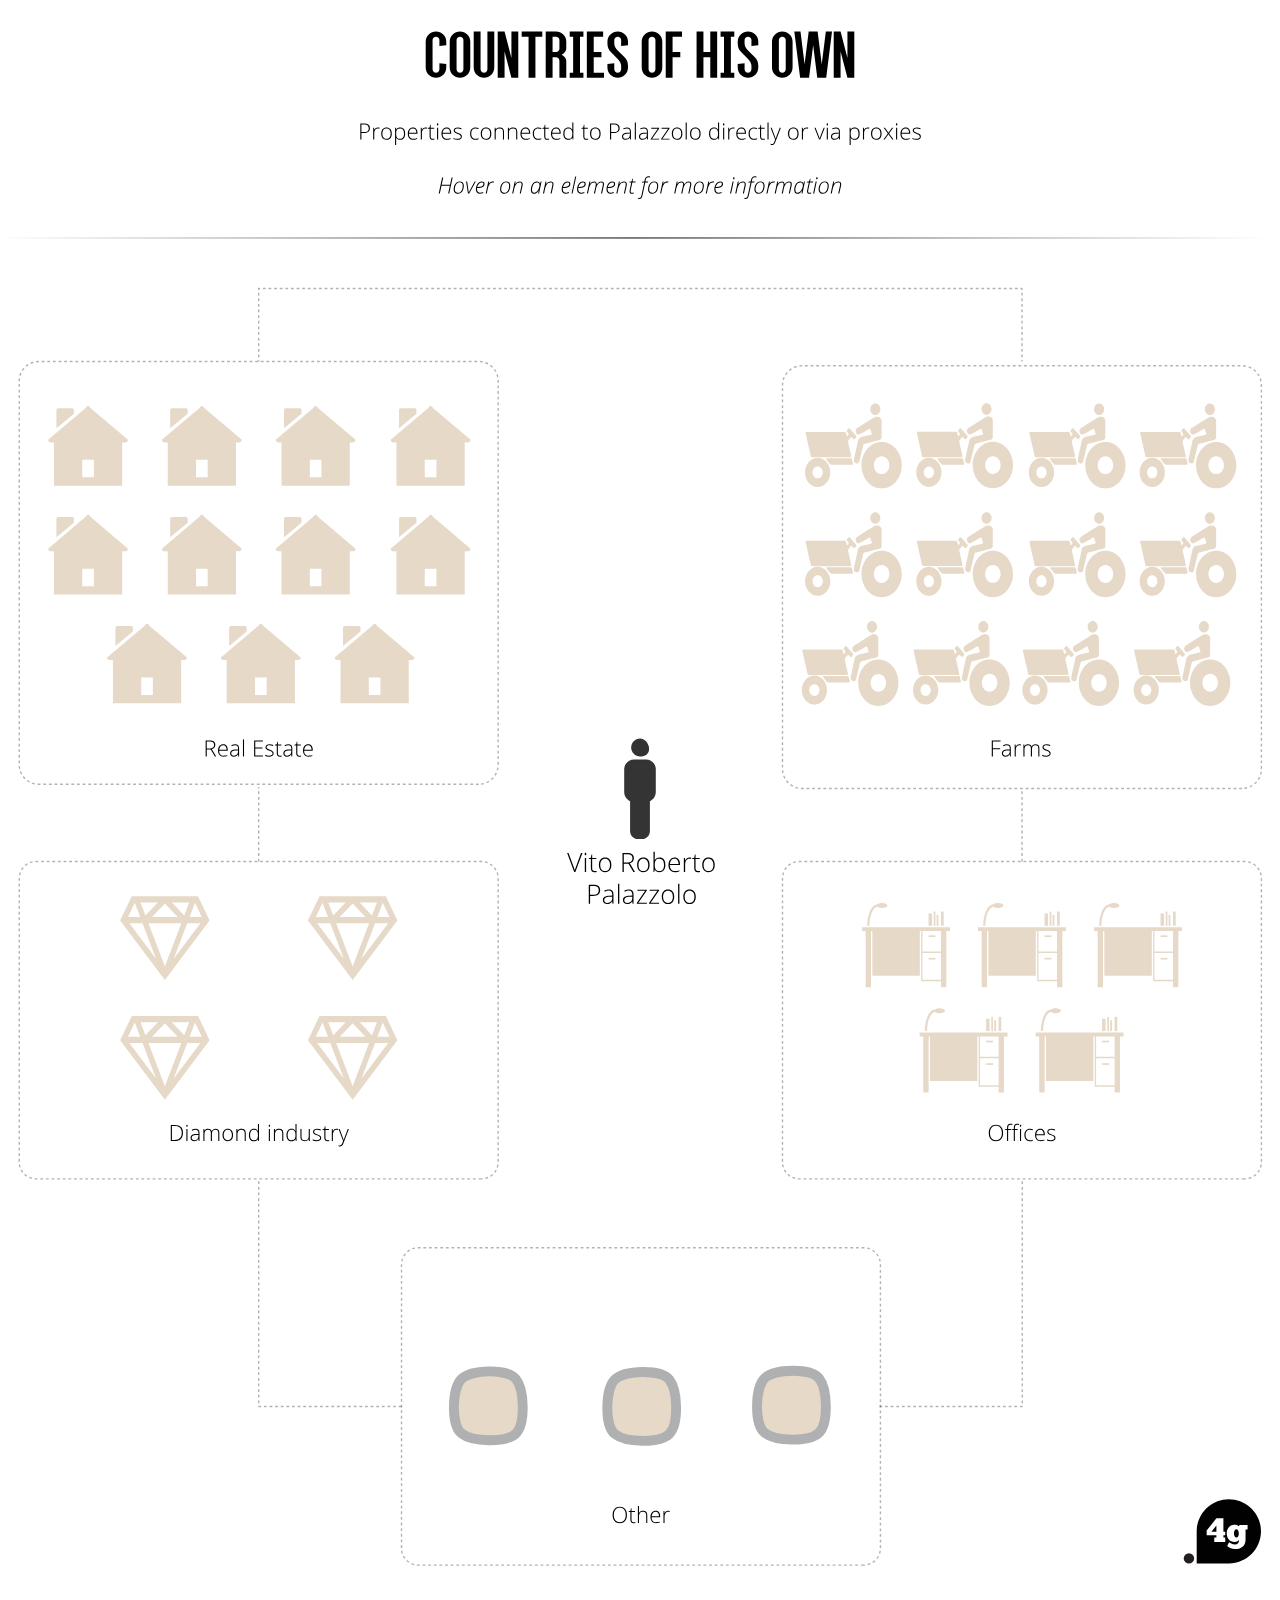
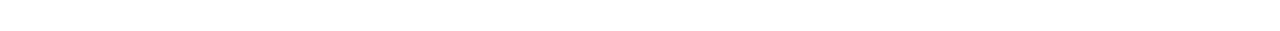
<file: vrp_properties/index.html>
<!DOCTYPE HTML PUBLIC "-//W3C//DTD HTML 4.01 Transitional//EN"

        "http://www.w3.org/TR/html4/loose.dtd">



<html lang="en">

<meta http-equiv="content-type" content="text/html; charset=utf-8">
<title>Countries of his own</title>

<! Open Sans Font from Google Fonts>


<! Tipsy infowindows http://onehackoranother.com/projects/jquery/tipsy/>
<script type='text/javascript' src='../assets/jquery-1.4.2.min.js'></script>
<link rel="stylesheet" href="../assets/tipsy.css" type="text/css" />
<script type="text/javascript" src="../assets/tipsy.js"></script>
	
<style type="text/css">
	
	
	.intro {

		}
	
	.legend {

		word-spacing:427px;
		margin-bottom: -13px;
	}
	
	.title{

	}
	
	.byline {

		margin-top: -15px;
		margin-bottom: 50px;
	}
	
	.explain {

		margin-top: -15px;
		margin-bottom: 50px;
	}

	.title {
	font-family: 'Open Sans', sans-serif;
	font-weight: 300;
	}
	
</style>

</head>

<body>



<div class=viz>

<?xml version="1.0" encoding="utf-8"?>

<!DOCTYPE svg PUBLIC "-//W3C//DTD SVG 1.1//EN" "http://www.w3.org/Graphics/SVG/1.1/DTD/svg11.dtd">
<svg version="1.1" xmlns="http://www.w3.org/2000/svg" xmlns:xlink="http://www.w3.org/1999/xlink" x="0px" y="0px"width="100%"
	height="100%" viewBox="0 0 900 1150" enable-background="new 0 0 900 1150" xml:space="preserve">
	 
<style> 
    .interactive:hover
    {
		stroke: #000;
		stroke-opacity: 0.2;

		/* Transizione on hover 0.6 secondi */		
		-webkit-transition: 0.8s;  /* For Safari 3.1 to 6.0 */
		transition: 0.8s;
	}	
</style>	

<g id="base">
	<g opacity="0.3">
		<path fill="none" stroke="#000000" stroke-miterlimit="10" stroke-dasharray="2.0002,2.0002" d="M335.151,552.715H21.849
			C14.232,552.715,8,546.483,8,538.866V265.564c0-7.617,6.232-13.849,13.849-13.849h313.302c7.617,0,13.849,6.232,13.849,13.849
			v273.302C349,546.483,342.768,552.715,335.151,552.715z"/>
	</g>
	<path opacity="0.3" fill="none" stroke="#000000" stroke-linejoin="bevel" stroke-miterlimit="10" stroke-dasharray="2" d="
		M337,833.715H20c-6.6,0-12-5.4-12-12v-202c0-6.6,5.4-12,12-12h317c6.6,0,12,5.4,12,12v202C349,828.315,343.6,833.715,337,833.715z"
		/>
	<path opacity="0.3" fill="none" stroke="#000000" stroke-linejoin="bevel" stroke-miterlimit="10" stroke-dasharray="2" d="
		M609.197,1108.715h-317c-6.6,0-12-5.4-12-12v-202c0-6.6,5.4-12,12-12h317c6.6,0,12,5.4,12,12v202
		C621.197,1103.315,615.797,1108.715,609.197,1108.715z"/>
	<path opacity="0.3" fill="none" stroke="#000000" stroke-linejoin="bevel" stroke-miterlimit="10" stroke-dasharray="2" d="
		M880.459,833.715h-317c-6.6,0-12-5.4-12-12v-202c0-6.6,5.4-12,12-12h317c6.6,0,12,5.4,12,12v202
		C892.459,828.315,887.059,833.715,880.459,833.715z"/>
	<g opacity="0.3">
		<path fill="none" stroke="#000000" stroke-miterlimit="10" stroke-dasharray="2.0002,2.0002" d="M878.61,555.715H565.307
			c-7.617,0-13.849-6.232-13.849-13.849V268.564c0-7.617,6.232-13.849,13.849-13.849H878.61c7.617,0,13.849,6.232,13.849,13.849
			v273.302C892.459,549.483,886.227,555.715,878.61,555.715z"/>
	</g>
	
		<line opacity="0.3" fill="none" stroke="#000000" stroke-linejoin="bevel" stroke-miterlimit="10" stroke-dasharray="2" x1="722" y1="607.715" x2="722" y2="557.715"/>
	
		<line opacity="0.3" fill="none" stroke="#000000" stroke-linejoin="bevel" stroke-miterlimit="10" stroke-dasharray="2" x1="178.5" y1="607.715" x2="178.5" y2="554.715"/>
	
		<polyline opacity="0.3" fill="none" stroke="#000000" stroke-linejoin="bevel" stroke-miterlimit="10" stroke-dasharray="2" points="
		280.197,995.715 178.5,995.715 178.5,833.715 	"/>
	
		<polyline opacity="0.3" fill="none" stroke="#000000" stroke-linejoin="bevel" stroke-miterlimit="10" stroke-dasharray="2" points="
		620.482,995.715 722.179,995.715 722.179,833.715 	"/>
	<g opacity="0.3">
		<g>
			<line fill="none" stroke="#000000" stroke-linejoin="bevel" x1="722" y1="251.715" x2="722" y2="250.715"/>
			
				<line fill="none" stroke="#000000" stroke-linejoin="bevel" stroke-dasharray="2,2" x1="722" y1="248.715" x2="722" y2="201.715"/>
			<polyline fill="none" stroke="#000000" stroke-linejoin="bevel" points="722,200.715 722,199.715 721,199.715 			"/>
			
				<line fill="none" stroke="#000000" stroke-linejoin="bevel" stroke-dasharray="1.9982,1.9982" x1="719.002" y1="199.715" x2="180.499" y2="199.715"/>
			<polyline fill="none" stroke="#000000" stroke-linejoin="bevel" points="179.5,199.715 178.5,199.715 178.5,200.715 			"/>
			
				<line fill="none" stroke="#000000" stroke-linejoin="bevel" stroke-dasharray="2,2" x1="178.5" y1="202.715" x2="178.5" y2="249.715"/>
			<line fill="none" stroke="#000000" stroke-linejoin="bevel" x1="178.5" y1="250.715" x2="178.5" y2="251.715"/>
		</g>
	</g>
</g>
<g id="VRP">
	<g opacity="0.8">
		<path fill="#010101" d="M450.094,520.147c3.526,0,6.385,3.859,6.385,7.385c0,3.526-2.859,5.385-6.385,5.385
			s-6.385-2.859-6.385-6.385C443.709,523.006,446.568,520.147,450.094,520.147z"/>
		<path fill="#010101" d="M454.287,535.014h-8.482c-3.907,0-7.052,3.145-7.052,7.052v16.201c0,2.859,1.715,5.337,4.193,6.48v21.394
			c0,3.145,2.573,5.623,5.623,5.623h2.859c3.145,0,5.623-2.573,5.623-5.623v-21.394c2.478-1.048,4.193-3.621,4.193-6.48v-16.201
			C461.34,538.254,458.195,535.014,454.287,535.014z"/>
	</g>
	<g>
		<path d="M408.001,601.676h1.024l-5.048,13.492h-0.831l-5.029-13.492h1.006l3.396,9.183c0.517,1.384,0.864,2.424,1.043,3.119
			c0.123-0.461,0.366-1.178,0.729-2.15L408.001,601.676z"/>
		<path d="M410.576,602.35c0-0.591,0.194-0.886,0.582-0.886c0.19,0,0.34,0.077,0.448,0.23c0.107,0.154,0.161,0.372,0.161,0.655
			c0,0.277-0.054,0.495-0.161,0.655c-0.108,0.16-0.257,0.24-0.448,0.24C410.77,603.245,410.576,602.946,410.576,602.35z
			 M411.619,615.168h-0.914v-10.031h0.914V615.168z"/>
		<path d="M417.626,614.54c0.578,0,1.083-0.049,1.514-0.148v0.738c-0.443,0.148-0.954,0.222-1.532,0.222
			c-0.886,0-1.54-0.237-1.961-0.71s-0.632-1.218-0.632-2.233v-6.479h-1.486v-0.535l1.486-0.416l0.461-2.27h0.471v2.427h2.944v0.793
			h-2.944v6.349c0,0.769,0.135,1.338,0.406,1.708C416.624,614.356,417.048,614.54,417.626,614.54z"/>
		<path d="M429.605,610.139c0,1.636-0.397,2.915-1.19,3.834c-0.794,0.92-1.889,1.38-3.286,1.38c-0.88,0-1.655-0.212-2.325-0.637
			c-0.671-0.425-1.185-1.034-1.542-1.827c-0.357-0.794-0.535-1.71-0.535-2.75c0-1.637,0.397-2.912,1.19-3.826
			c0.794-0.914,1.883-1.37,3.267-1.37c1.378,0,2.459,0.463,3.244,1.389C429.213,607.258,429.605,608.526,429.605,610.139z
			 M421.687,610.139c0,1.378,0.303,2.453,0.909,3.225s1.463,1.158,2.57,1.158s1.964-0.386,2.57-1.158
			c0.606-0.772,0.909-1.847,0.909-3.225c0-1.385-0.306-2.458-0.918-3.221c-0.612-0.763-1.472-1.144-2.58-1.144
			s-1.961,0.38-2.561,1.14C421.987,607.673,421.687,608.748,421.687,610.139z"/>
		<path d="M438.464,609.289v5.878h-0.941v-13.492h3.212c1.673,0,2.91,0.309,3.709,0.928c0.8,0.618,1.2,1.549,1.2,2.792
			c0,0.904-0.238,1.667-0.715,2.289c-0.477,0.622-1.202,1.067-2.173,1.338l3.664,6.146h-1.126l-3.479-5.878H438.464z
			 M438.464,608.477h2.575c1.138,0,2.021-0.254,2.649-0.762c0.627-0.507,0.941-1.256,0.941-2.247c0-1.027-0.308-1.775-0.923-2.243
			c-0.615-0.467-1.618-0.701-3.008-0.701h-2.233V608.477z"/>
		<path d="M456.819,610.139c0,1.636-0.396,2.915-1.19,3.834c-0.793,0.92-1.889,1.38-3.285,1.38c-0.88,0-1.655-0.212-2.325-0.637
			c-0.671-0.425-1.185-1.034-1.542-1.827c-0.357-0.794-0.535-1.71-0.535-2.75c0-1.637,0.397-2.912,1.19-3.826
			c0.794-0.914,1.883-1.37,3.267-1.37c1.378,0,2.459,0.463,3.244,1.389C456.428,607.258,456.819,608.526,456.819,610.139z
			 M448.902,610.139c0,1.378,0.303,2.453,0.909,3.225s1.463,1.158,2.57,1.158s1.964-0.386,2.57-1.158
			c0.605-0.772,0.909-1.847,0.909-3.225c0-1.385-0.307-2.458-0.919-3.221c-0.612-0.763-1.472-1.144-2.579-1.144
			s-1.961,0.38-2.561,1.14C449.202,607.673,448.902,608.748,448.902,610.139z"/>
		<path d="M463.833,604.943c1.403,0,2.46,0.441,3.171,1.324c0.71,0.883,1.065,2.173,1.065,3.872c0,1.667-0.374,2.953-1.121,3.857
			c-0.748,0.904-1.798,1.356-3.151,1.356c-0.714,0-1.357-0.147-1.929-0.443c-0.572-0.295-1.024-0.714-1.357-1.255h-0.083
			l-0.258,1.514h-0.572v-14.359h0.913v3.608c0,0.541-0.012,1.04-0.036,1.495l-0.028,0.785h0.064c0.382-0.603,0.842-1.046,1.38-1.329
			C462.429,605.084,463.077,604.943,463.833,604.943z M463.815,605.773c-1.182,0-2.027,0.338-2.538,1.015s-0.767,1.793-0.767,3.35
			v0.157c0,1.513,0.267,2.599,0.799,3.257c0.532,0.659,1.361,0.988,2.487,0.988c1.095,0,1.919-0.383,2.473-1.149
			c0.554-0.766,0.831-1.856,0.831-3.271C467.101,607.222,466.005,605.773,463.815,605.773z"/>
		<path d="M474.898,615.352c-1.458,0-2.595-0.449-3.409-1.347c-0.815-0.898-1.223-2.157-1.223-3.775c0-1.599,0.394-2.88,1.181-3.843
			c0.788-0.963,1.849-1.444,3.184-1.444c1.182,0,2.113,0.412,2.797,1.236c0.683,0.825,1.024,1.944,1.024,3.359v0.738h-7.227
			c0.013,1.378,0.334,2.43,0.965,3.156s1.533,1.089,2.708,1.089c0.572,0,1.075-0.04,1.51-0.12c0.434-0.08,0.982-0.252,1.646-0.517
			v0.831c-0.565,0.246-1.089,0.414-1.568,0.503C476.006,615.308,475.478,615.352,474.898,615.352z M474.631,605.755
			c-0.966,0-1.741,0.318-2.325,0.955c-0.585,0.637-0.926,1.555-1.024,2.755h6.201c0-1.163-0.252-2.072-0.756-2.727
			C476.222,606.082,475.523,605.755,474.631,605.755z"/>
		<path d="M485.17,604.943c0.425,0,0.88,0.043,1.366,0.129l-0.175,0.877c-0.419-0.104-0.853-0.157-1.302-0.157
			c-0.855,0-1.557,0.363-2.104,1.089c-0.547,0.726-0.821,1.643-0.821,2.75v5.537h-0.913v-10.031h0.775l0.092,1.809h0.064
			c0.412-0.738,0.853-1.256,1.32-1.555C483.939,605.092,484.506,604.943,485.17,604.943z"/>
		<path d="M491.225,614.54c0.578,0,1.083-0.049,1.514-0.148v0.738c-0.443,0.148-0.954,0.222-1.532,0.222
			c-0.886,0-1.54-0.237-1.961-0.71c-0.422-0.474-0.632-1.218-0.632-2.233v-6.479h-1.486v-0.535l1.486-0.416l0.461-2.27h0.471v2.427
			h2.944v0.793h-2.944v6.349c0,0.769,0.136,1.338,0.406,1.708S490.646,614.54,491.225,614.54z"/>
		<path d="M503.203,610.139c0,1.636-0.396,2.915-1.19,3.834c-0.793,0.92-1.889,1.38-3.285,1.38c-0.88,0-1.655-0.212-2.325-0.637
			c-0.671-0.425-1.185-1.034-1.541-1.827c-0.357-0.794-0.535-1.71-0.535-2.75c0-1.637,0.396-2.912,1.19-3.826
			c0.793-0.914,1.882-1.37,3.267-1.37c1.378,0,2.459,0.463,3.244,1.389C502.812,607.258,503.203,608.526,503.203,610.139z
			 M495.285,610.139c0,1.378,0.304,2.453,0.909,3.225c0.606,0.772,1.463,1.158,2.57,1.158s1.964-0.386,2.57-1.158
			c0.605-0.772,0.909-1.847,0.909-3.225c0-1.385-0.307-2.458-0.919-3.221c-0.612-0.763-1.472-1.144-2.579-1.144
			s-1.961,0.38-2.561,1.14C495.585,607.673,495.285,608.748,495.285,610.139z"/>
		<path d="M421.641,628.232c0,1.305-0.443,2.304-1.329,3c-0.886,0.695-2.141,1.042-3.765,1.042h-2.086v5.574h-0.941v-13.492h3.304
			C420.035,624.356,421.641,625.648,421.641,628.232z M414.461,631.462h1.855c1.52,0,2.618-0.25,3.294-0.752
			s1.015-1.315,1.015-2.441c0-1.04-0.32-1.811-0.959-2.312c-0.64-0.501-1.63-0.752-2.972-0.752h-2.233V631.462z"/>
		<path d="M430.436,637.848l-0.231-1.587h-0.074c-0.504,0.646-1.023,1.103-1.555,1.371s-1.161,0.401-1.887,0.401
			c-0.984,0-1.75-0.252-2.298-0.757c-0.547-0.504-0.821-1.203-0.821-2.095c0-0.979,0.408-1.738,1.223-2.279
			c0.815-0.542,1.995-0.828,3.54-0.858l1.91-0.056v-0.664c0-0.954-0.194-1.673-0.582-2.16c-0.388-0.486-1.012-0.729-1.873-0.729
			c-0.929,0-1.892,0.258-2.889,0.775l-0.342-0.794c1.102-0.517,2.19-0.775,3.267-0.775c1.101,0,1.924,0.286,2.469,0.858
			s0.817,1.464,0.817,2.676v6.672H430.436z M426.744,637.202c1.07,0,1.915-0.306,2.533-0.918c0.618-0.612,0.927-1.462,0.927-2.551
			v-0.988l-1.753,0.074c-1.409,0.067-2.413,0.288-3.013,0.66c-0.6,0.372-0.899,0.952-0.899,1.74c0,0.627,0.192,1.115,0.577,1.462
			C425.5,637.028,426.042,637.202,426.744,637.202z"/>
		<path d="M435.271,637.848h-0.914v-14.359h0.914V637.848z"/>
		<path d="M444.721,637.848l-0.231-1.587h-0.074c-0.504,0.646-1.023,1.103-1.555,1.371s-1.161,0.401-1.887,0.401
			c-0.984,0-1.75-0.252-2.298-0.757c-0.547-0.504-0.821-1.203-0.821-2.095c0-0.979,0.408-1.738,1.223-2.279
			c0.815-0.542,1.995-0.828,3.54-0.858l1.91-0.056v-0.664c0-0.954-0.194-1.673-0.582-2.16c-0.388-0.486-1.012-0.729-1.873-0.729
			c-0.929,0-1.892,0.258-2.889,0.775l-0.342-0.794c1.102-0.517,2.19-0.775,3.267-0.775c1.101,0,1.924,0.286,2.469,0.858
			s0.817,1.464,0.817,2.676v6.672H444.721z M441.03,637.202c1.07,0,1.915-0.306,2.533-0.918c0.618-0.612,0.927-1.462,0.927-2.551
			v-0.988l-1.753,0.074c-1.409,0.067-2.413,0.288-3.013,0.66c-0.6,0.372-0.899,0.952-0.899,1.74c0,0.627,0.192,1.115,0.577,1.462
			C439.785,637.028,440.328,637.202,441.03,637.202z"/>
		<path d="M454.881,637.848h-7.161v-0.582l5.952-8.638h-5.518v-0.812h6.709v0.581l-5.99,8.638h6.007V637.848z"/>
		<path d="M463.593,637.848h-7.161v-0.582l5.952-8.638h-5.519v-0.812h6.709v0.581l-5.989,8.638h6.008V637.848z"/>
		<path d="M474.362,632.819c0,1.636-0.396,2.915-1.19,3.834c-0.793,0.92-1.889,1.38-3.285,1.38c-0.88,0-1.655-0.212-2.325-0.637
			c-0.671-0.425-1.185-1.034-1.541-1.827c-0.357-0.794-0.535-1.71-0.535-2.75c0-1.637,0.396-2.912,1.19-3.826
			c0.793-0.914,1.882-1.37,3.267-1.37c1.378,0,2.459,0.463,3.244,1.389C473.971,629.938,474.362,631.206,474.362,632.819z
			 M466.444,632.819c0,1.378,0.304,2.453,0.909,3.225c0.606,0.772,1.463,1.158,2.57,1.158s1.964-0.386,2.57-1.158
			c0.605-0.772,0.909-1.847,0.909-3.225c0-1.385-0.307-2.458-0.919-3.221c-0.612-0.763-1.472-1.144-2.579-1.144
			s-1.961,0.38-2.561,1.14C466.744,630.353,466.444,631.428,466.444,632.819z"/>
		<path d="M478.054,637.848h-0.913v-14.359h0.913V637.848z"/>
		<path d="M489.709,632.819c0,1.636-0.396,2.915-1.19,3.834c-0.793,0.92-1.889,1.38-3.285,1.38c-0.88,0-1.655-0.212-2.325-0.637
			c-0.671-0.425-1.185-1.034-1.541-1.827c-0.357-0.794-0.535-1.71-0.535-2.75c0-1.637,0.396-2.912,1.19-3.826
			c0.793-0.914,1.882-1.37,3.267-1.37c1.378,0,2.459,0.463,3.244,1.389C489.317,629.938,489.709,631.206,489.709,632.819z
			 M481.791,632.819c0,1.378,0.304,2.453,0.909,3.225c0.606,0.772,1.463,1.158,2.57,1.158s1.964-0.386,2.57-1.158
			c0.605-0.772,0.909-1.847,0.909-3.225c0-1.385-0.307-2.458-0.919-3.221c-0.612-0.763-1.472-1.144-2.579-1.144
			s-1.961,0.38-2.561,1.14C482.091,630.353,481.791,631.428,481.791,632.819z"/>
	</g>
</g>
<g id="dati">
	<g id="other">
		<g id="Livello_15" class="interactive" title="<b>Paarl Wineyards</b><br/><br/>A wineyard in Paarl, South Africa">
			<path id="Properties_6_" fill="#E6D9C8" stroke="#AEB0B2" stroke-width="7" stroke-linecap="square" stroke-linejoin="bevel" d="
				M470.86,1015.365c-6.852,6.852-31.223,6.09-38.76,0s-6.852-31.908,0-38.76c6.852-6.852,32.67-7.537,38.76,0
				C476.95,984.142,477.711,1008.514,470.86,1015.365z"/>
			<rect x="423.542" y="967.381" opacity="0" fill="#FFFFFF" width="55.333" height="56.667"/>
		</g>
		<g id="Livello_18" class="interactive" title="<b>La Vie De Luc</b><br/><br/>A water spring in Franshoeck, South Africa">
			<path id="Properties_2_" fill="#E6D9C8" stroke="#AEB0B2" stroke-width="7" stroke-linecap="square" stroke-linejoin="bevel" d="
				M577.476,1014.484c-6.852,6.852-31.223,6.09-38.76,0s-6.852-31.908,0-38.76c6.852-6.852,32.67-7.537,38.76,0
				C583.566,983.261,584.328,1007.632,577.476,1014.484z"/>
			<rect x="530.159" y="966.941" opacity="0" fill="#FFFFFF" width="55.333" height="56.667"/>
		</g>
		<g id="Livello_19" class="interactive" title="<b>Hemingway Club</b><br/><br/>A night club in Cape Town, South Africa">
			
				<path id="Properties_14_" fill="#E6D9C8" stroke="#AEB0B2" stroke-width="7" stroke-linecap="square" stroke-linejoin="bevel" d="
				M361.651,1014.924c-6.852,6.852-31.223,6.09-38.76,0s-6.852-31.908,0-38.76c6.852-6.852,32.67-7.537,38.76,0
				C367.741,983.701,368.502,1008.073,361.651,1014.924z"/>
			<rect x="314" y="967.381" opacity="0" fill="#FFFFFF" width="55.333" height="56.667"/>
		</g>
	</g>
	<g id="farm_2_">
		<g class="interactive" title="<b>Paarl Farm</b><br/><br/>A farm in Minneola Crescent, Le Roux, South Africa">
			<path fill="#E6D9C8" d="M852.199,285.651c0-2.283,1.603-4.126,3.583-4.126c1.98,0,3.58,1.842,3.58,4.126
				c0,2.284-1.6,4.132-3.58,4.132C853.801,289.783,852.199,287.935,852.199,285.651"/>
			<path fill="#E6D9C8" d="M857.119,290.975c0,0,3.159-0.351,3.159,3.641c-0.06,0,0,10.852,0,10.852s0.119,1.822-2.128,2.24
				c0.063-0.067-9.959,2.521-9.959,2.521s-0.731,0.072-0.971,0.914c0,0.067-2.794,11.832-2.794,11.832s-0.302,1.896-2.307,1.329
				c0.184,0-2.065-0.139-1.517-2.939c0.059,0.072,2.73-12.889,2.73-12.889s0.304-2.446,2.793-3.009c0.063,0,6.743-1.541,6.743-1.541
				s0.606-0.209,0.422-0.769c0-0.07-1.03-3.29-1.03-3.29s-0.306-0.563-0.97-0.14c0.061,0-6.683,3.778-6.683,3.778
				s-1.762,0.914-2.488-0.978c0.058,0-1.155-2.101,0.727-3.432c0.065-0.072,11.902-7.561,11.902-7.561
				S855.661,290.903,857.119,290.975"/>
			<path fill="#E6D9C8" d="M814.73,320.317c-4.965,0-8.987,4.64-8.987,10.364c0,5.724,4.022,10.365,8.987,10.365
				c4.965,0,8.989-4.64,8.989-10.365C823.719,324.956,819.695,320.317,814.73,320.317z M814.73,334.883
				c-2.012,0-3.641-1.88-3.641-4.201c0-2.325,1.628-4.201,3.641-4.201c2.014,0,3.644,1.877,3.644,4.201
				C818.375,333.002,816.745,334.883,814.73,334.883z"/>
			<path fill="#E6D9C8" d="M860.277,308.969c-7.915,0-14.336,7.405-14.336,16.527c0,9.135,6.421,16.528,14.336,16.528
				c7.914,0,14.333-7.394,14.333-16.528C874.61,316.374,868.191,308.969,860.277,308.969z M860.277,331.868
				c-3.054,0-5.529-2.853-5.529-6.372c0-3.519,2.476-6.369,5.529-6.369c3.051,0,5.526,2.849,5.526,6.369
				C865.803,329.016,863.328,331.868,860.277,331.868z"/>
			<path fill="#E6D9C8" d="M842.077,304.597l-4.361-5.029c-0.3-0.345-0.825-0.345-1.125,0l-0.855,0.986
				c-0.149,0.172-0.232,0.403-0.232,0.648s0.083,0.476,0.232,0.648l0.91,1.049c0.26,0.3,0.26,0.789,0,1.09l-0.688,0.793
				c-0.242,0.279-0.51,0.197-0.596-0.187l-0.429-1.889c-0.109-0.48-0.547-0.871-0.978-0.871h-27.21
				c-0.215,0-0.397,0.095-0.512,0.268c-0.116,0.173-0.15,0.4-0.096,0.64l3.694,16.288c0.109,0.48,0.548,0.871,0.978,0.871h27.21
				c0.215,0,0.397-0.095,0.512-0.268c0.116-0.173,0.15-0.4,0.096-0.64l-2.27-10.01c-0.096-0.42,0.049-1.035,0.315-1.342l1.57-1.811
				c0.251-0.289,0.693-0.289,0.945,0l0.91,1.049c0.299,0.345,0.825,0.345,1.124,0l0.856-0.987c0.149-0.172,0.232-0.403,0.232-0.648
				C842.309,304.999,842.226,304.77,842.077,304.597z"/>
			<path fill="#E6D9C8" d="M839.86,324.394l-0.649-2.862c-0.109-0.48-0.547-0.871-0.978-0.871h-17.05
				c-0.221,0-0.373,0.08-0.43,0.226c-0.056,0.147-0.004,0.331,0.145,0.519l2.572,3.249c0.283,0.356,0.853,0.646,1.272,0.646h14.509
				c0.215,0,0.397-0.094,0.512-0.268C839.88,324.861,839.915,324.634,839.86,324.394z"/>
			<rect x="805.765" y="281.525" opacity="0" fill="#FFFFFF" width="69.499" height="60.402"/>
		</g>
		<g class="interactive" title="<b>Barrydale Ostrich Company</b><br/><br/>An ostrich farm in Van Der Lingenstraat, Paarl, South Africa">
			<path fill="#E6D9C8" d="M773.331,285.651c0-2.283,1.603-4.126,3.583-4.126c1.98,0,3.58,1.842,3.58,4.126
				c0,2.284-1.601,4.132-3.58,4.132C774.934,289.783,773.331,287.935,773.331,285.651"/>
			<path fill="#E6D9C8" d="M778.251,290.975c0,0,3.159-0.351,3.159,3.641c-0.06,0,0,10.852,0,10.852s0.119,1.822-2.128,2.24
				c0.063-0.067-9.959,2.521-9.959,2.521s-0.731,0.072-0.971,0.914c0,0.067-2.794,11.832-2.794,11.832s-0.302,1.896-2.307,1.329
				c0.184,0-2.065-0.139-1.517-2.939c0.059,0.072,2.73-12.889,2.73-12.889s0.304-2.446,2.793-3.009c0.063,0,6.743-1.541,6.743-1.541
				s0.606-0.209,0.422-0.769c0-0.07-1.03-3.29-1.03-3.29s-0.306-0.563-0.97-0.14c0.061,0-6.683,3.778-6.683,3.778
				s-1.762,0.914-2.488-0.978c0.058,0-1.155-2.101,0.727-3.432c0.065-0.072,11.902-7.561,11.902-7.561
				S776.793,290.903,778.251,290.975"/>
			<path fill="#E6D9C8" d="M735.863,320.317c-4.965,0-8.987,4.64-8.987,10.364c0,5.724,4.022,10.365,8.987,10.365
				c4.965,0,8.989-4.64,8.989-10.365C744.852,324.956,740.827,320.317,735.863,320.317z M735.863,334.883
				c-2.012,0-3.641-1.88-3.641-4.201c0-2.325,1.628-4.201,3.641-4.201c2.014,0,3.644,1.877,3.644,4.201
				C739.508,333.002,737.878,334.883,735.863,334.883z"/>
			<path fill="#E6D9C8" d="M781.41,308.969c-7.915,0-14.336,7.405-14.336,16.527c0,9.135,6.421,16.528,14.336,16.528
				c7.914,0,14.333-7.394,14.333-16.528C795.743,316.374,789.324,308.969,781.41,308.969z M781.41,331.868
				c-3.054,0-5.529-2.853-5.529-6.372c0-3.519,2.476-6.369,5.529-6.369c3.051,0,5.526,2.849,5.526,6.369
				C786.936,329.016,784.461,331.868,781.41,331.868z"/>
			<path fill="#E6D9C8" d="M763.209,304.597l-4.361-5.029c-0.3-0.345-0.825-0.345-1.125,0l-0.855,0.986
				c-0.149,0.172-0.232,0.403-0.232,0.648s0.083,0.476,0.232,0.648l0.91,1.049c0.26,0.3,0.26,0.789,0,1.09l-0.688,0.793
				c-0.242,0.279-0.51,0.197-0.596-0.187l-0.429-1.889c-0.109-0.48-0.547-0.871-0.978-0.871h-27.21
				c-0.215,0-0.397,0.095-0.512,0.268c-0.116,0.173-0.15,0.4-0.096,0.64l3.694,16.288c0.109,0.48,0.547,0.871,0.978,0.871h27.21
				c0.215,0,0.397-0.095,0.512-0.268c0.116-0.173,0.15-0.4,0.096-0.64l-2.27-10.01c-0.096-0.42,0.049-1.035,0.315-1.342l1.57-1.811
				c0.251-0.289,0.693-0.289,0.945,0l0.91,1.049c0.299,0.345,0.825,0.345,1.124,0l0.856-0.987c0.149-0.172,0.232-0.403,0.232-0.648
				C763.441,304.999,763.359,304.77,763.209,304.597z"/>
			<path fill="#E6D9C8" d="M760.993,324.394l-0.649-2.862c-0.109-0.48-0.547-0.871-0.978-0.871h-17.05
				c-0.221,0-0.373,0.08-0.43,0.226c-0.056,0.147-0.004,0.331,0.145,0.519l2.572,3.249c0.283,0.356,0.853,0.646,1.272,0.646h14.509
				c0.215,0,0.397-0.094,0.512-0.268C761.013,324.861,761.047,324.634,760.993,324.394z"/>
			<rect x="726.244" y="281.525" opacity="0" fill="#FFFFFF" width="69.499" height="60.402"/>
		</g>
		<g class="interactive" title="<b>Roodfontein Stud Farm</b><br/><br/>A farm in Plettenberg Bay, South Africa">
			<path fill="#E6D9C8" d="M693.177,285.602c0-2.283,1.603-4.126,3.583-4.126c1.98,0,3.58,1.842,3.58,4.126
				c0,2.284-1.6,4.132-3.58,4.132C694.78,289.734,693.177,287.886,693.177,285.602"/>
			<path fill="#E6D9C8" d="M698.097,290.927c0,0,3.159-0.351,3.159,3.641c-0.06,0,0,10.852,0,10.852s0.119,1.822-2.128,2.24
				c0.063-0.067-9.959,2.521-9.959,2.521s-0.731,0.072-0.971,0.914c0,0.067-2.794,11.832-2.794,11.832s-0.302,1.896-2.307,1.329
				c0.184,0-2.065-0.139-1.517-2.939c0.059,0.072,2.73-12.889,2.73-12.889s0.304-2.446,2.793-3.009c0.063,0,6.743-1.541,6.743-1.541
				s0.606-0.209,0.422-0.769c0-0.07-1.03-3.29-1.03-3.29s-0.306-0.563-0.97-0.14c0.061,0-6.683,3.778-6.683,3.778
				s-1.762,0.914-2.488-0.978c0.058,0-1.155-2.101,0.727-3.432c0.065-0.072,11.902-7.561,11.902-7.561
				S696.639,290.854,698.097,290.927"/>
			<path fill="#E6D9C8" d="M655.709,320.268c-4.965,0-8.987,4.64-8.987,10.364c0,5.724,4.022,10.365,8.987,10.365
				c4.965,0,8.989-4.64,8.989-10.365S660.673,320.268,655.709,320.268z M655.709,334.834c-2.012,0-3.641-1.88-3.641-4.201
				c0-2.325,1.628-4.201,3.641-4.201c2.014,0,3.644,1.877,3.644,4.201C659.354,332.953,657.724,334.834,655.709,334.834z"/>
			<path fill="#E6D9C8" d="M701.256,308.92c-7.915,0-14.336,7.405-14.336,16.527c0,9.135,6.421,16.528,14.336,16.528
				c7.914,0,14.333-7.394,14.333-16.528C715.589,316.325,709.17,308.92,701.256,308.92z M701.256,331.819
				c-3.054,0-5.529-2.853-5.529-6.372c0-3.519,2.476-6.369,5.529-6.369c3.051,0,5.526,2.849,5.526,6.369
				C706.782,328.967,704.307,331.819,701.256,331.819z"/>
			<path fill="#E6D9C8" d="M683.055,304.548l-4.361-5.029c-0.3-0.345-0.825-0.345-1.125,0l-0.855,0.986
				c-0.149,0.172-0.232,0.403-0.232,0.648s0.083,0.476,0.232,0.648l0.91,1.049c0.26,0.3,0.26,0.789,0,1.09l-0.688,0.793
				c-0.242,0.279-0.51,0.197-0.596-0.187l-0.429-1.889c-0.109-0.48-0.547-0.871-0.978-0.871h-27.21
				c-0.215,0-0.397,0.095-0.512,0.268c-0.116,0.173-0.15,0.4-0.096,0.64l3.694,16.288c0.109,0.48,0.547,0.871,0.978,0.871h27.21
				c0.215,0,0.397-0.095,0.512-0.268s0.15-0.4,0.096-0.64l-2.27-10.01c-0.096-0.42,0.049-1.035,0.315-1.342l1.57-1.811
				c0.251-0.289,0.694-0.289,0.945,0l0.91,1.049c0.299,0.345,0.825,0.345,1.124,0l0.856-0.987c0.149-0.172,0.232-0.403,0.232-0.648
				C683.287,304.95,683.205,304.721,683.055,304.548z"/>
			<path fill="#E6D9C8" d="M680.839,324.345l-0.649-2.862c-0.109-0.48-0.547-0.871-0.978-0.871h-17.05
				c-0.221,0-0.373,0.08-0.43,0.226c-0.056,0.147-0.004,0.331,0.145,0.519l2.572,3.249c0.283,0.356,0.853,0.646,1.272,0.646h14.509
				c0.215,0,0.397-0.094,0.512-0.268C680.859,324.812,680.894,324.585,680.839,324.345z"/>
			<rect x="646.744" y="281.476" opacity="0" fill="#FFFFFF" width="69.499" height="60.402"/>
		</g>
		<g class="interactive" title="<b>Plettenberg Bay Farm</b><br/><br/>A farm in Libra Close, Plettenberg Bay, South Africa">
			<path fill="#E6D9C8" d="M613.972,285.651c0-2.283,1.603-4.126,3.583-4.126c1.98,0,3.58,1.842,3.58,4.126
				c0,2.284-1.6,4.132-3.58,4.132C615.574,289.783,613.972,287.935,613.972,285.651"/>
			<path fill="#E6D9C8" d="M618.891,290.975c0,0,3.159-0.351,3.159,3.641c-0.06,0,0,10.852,0,10.852s0.119,1.822-2.128,2.24
				c0.063-0.067-9.959,2.521-9.959,2.521s-0.731,0.072-0.971,0.914c0,0.067-2.794,11.832-2.794,11.832s-0.302,1.896-2.307,1.329
				c0.184,0-2.065-0.139-1.517-2.939c0.059,0.072,2.73-12.889,2.73-12.889s0.304-2.446,2.793-3.009c0.063,0,6.743-1.541,6.743-1.541
				s0.606-0.209,0.422-0.769c0-0.07-1.03-3.29-1.03-3.29s-0.306-0.563-0.97-0.14c0.061,0-6.683,3.778-6.683,3.778
				s-1.762,0.914-2.488-0.978c0.058,0-1.155-2.101,0.727-3.432c0.065-0.072,11.902-7.561,11.902-7.561
				S617.433,290.903,618.891,290.975"/>
			<path fill="#E6D9C8" d="M576.503,320.317c-4.965,0-8.987,4.64-8.987,10.364c0,5.724,4.022,10.365,8.987,10.365
				c4.965,0,8.989-4.64,8.989-10.365S581.468,320.317,576.503,320.317z M576.503,334.883c-2.012,0-3.641-1.88-3.641-4.201
				c0-2.325,1.628-4.201,3.641-4.201c2.014,0,3.644,1.877,3.644,4.201C580.148,333.002,578.518,334.883,576.503,334.883z"/>
			<path fill="#E6D9C8" d="M622.05,308.969c-7.915,0-14.336,7.405-14.336,16.527c0,9.135,6.421,16.528,14.336,16.528
				c7.914,0,14.333-7.394,14.333-16.528C636.383,316.374,629.964,308.969,622.05,308.969z M622.05,331.868
				c-3.054,0-5.529-2.853-5.529-6.372c0-3.519,2.476-6.369,5.529-6.369c3.051,0,5.526,2.849,5.526,6.369
				C627.576,329.016,625.101,331.868,622.05,331.868z"/>
			<path fill="#E6D9C8" d="M603.849,304.597l-4.361-5.029c-0.3-0.345-0.825-0.345-1.125,0l-0.855,0.986
				c-0.149,0.172-0.232,0.403-0.232,0.648s0.083,0.476,0.232,0.648l0.91,1.049c0.26,0.3,0.26,0.789,0,1.09l-0.688,0.793
				c-0.242,0.279-0.51,0.197-0.596-0.187l-0.429-1.889c-0.109-0.48-0.548-0.871-0.978-0.871h-27.21
				c-0.215,0-0.397,0.095-0.512,0.268c-0.116,0.173-0.15,0.4-0.096,0.64l3.694,16.288c0.109,0.48,0.547,0.871,0.978,0.871h27.21
				c0.215,0,0.397-0.095,0.512-0.268c0.116-0.173,0.15-0.4,0.096-0.64l-2.27-10.01c-0.096-0.42,0.049-1.035,0.315-1.342l1.57-1.811
				c0.251-0.289,0.693-0.289,0.945,0l0.91,1.049c0.299,0.345,0.825,0.345,1.124,0l0.856-0.987c0.149-0.172,0.232-0.403,0.232-0.648
				C604.081,304.999,603.999,304.77,603.849,304.597z"/>
			<path fill="#E6D9C8" d="M601.633,324.394l-0.649-2.862c-0.109-0.48-0.548-0.871-0.978-0.871h-17.05
				c-0.221,0-0.373,0.08-0.43,0.226c-0.056,0.147-0.004,0.331,0.145,0.519l2.572,3.249c0.283,0.356,0.853,0.646,1.272,0.646h14.509
				c0.215,0,0.397-0.095,0.512-0.268C601.653,324.861,601.688,324.634,601.633,324.394z"/>
			<rect x="567.222" y="281.525" opacity="0" fill="#FFFFFF" width="69.499" height="60.402"/>
		</g>
	</g>
	<g id="farm_1_">
		<g class="interactive" title="<b>Prince Albert Farm</b><br/><br/>A farm in Prince Albert Road, Koup, South Africa">
			<path fill="#E6D9C8" d="M852.199,363.151c0-2.283,1.603-4.126,3.583-4.126c1.98,0,3.58,1.842,3.58,4.126
				c0,2.284-1.6,4.132-3.58,4.132C853.801,367.284,852.199,365.436,852.199,363.151"/>
			<path fill="#E6D9C8" d="M857.119,368.476c0,0,3.159-0.351,3.159,3.641c-0.06,0,0,10.852,0,10.852s0.119,1.822-2.128,2.24
				c0.063-0.067-9.959,2.521-9.959,2.521s-0.731,0.072-0.971,0.914c0,0.067-2.794,11.832-2.794,11.832s-0.302,1.896-2.307,1.329
				c0.184,0-2.065-0.139-1.517-2.939c0.059,0.072,2.73-12.889,2.73-12.889s0.304-2.446,2.793-3.009c0.063,0,6.743-1.541,6.743-1.541
				s0.606-0.209,0.422-0.769c0-0.07-1.03-3.29-1.03-3.29s-0.306-0.563-0.97-0.14c0.061,0-6.683,3.778-6.683,3.778
				s-1.762,0.914-2.488-0.978c0.058,0-1.155-2.101,0.727-3.432c0.065-0.072,11.902-7.561,11.902-7.561
				S855.661,368.404,857.119,368.476"/>
			<path fill="#E6D9C8" d="M814.73,397.818c-4.965,0-8.987,4.64-8.987,10.364s4.022,10.365,8.987,10.365
				c4.965,0,8.989-4.64,8.989-10.365S819.695,397.818,814.73,397.818z M814.73,412.384c-2.012,0-3.641-1.88-3.641-4.201
				c0-2.325,1.628-4.201,3.641-4.201c2.014,0,3.644,1.877,3.644,4.201C818.375,410.503,816.745,412.384,814.73,412.384z"/>
			<path fill="#E6D9C8" d="M860.277,386.47c-7.915,0-14.336,7.405-14.336,16.527c0,9.135,6.421,16.528,14.336,16.528
				c7.914,0,14.333-7.394,14.333-16.528C874.61,393.875,868.191,386.47,860.277,386.47z M860.277,409.369
				c-3.054,0-5.529-2.853-5.529-6.372c0-3.519,2.476-6.369,5.529-6.369c3.051,0,5.526,2.849,5.526,6.369
				C865.803,406.517,863.328,409.369,860.277,409.369z"/>
			<path fill="#E6D9C8" d="M842.077,382.098l-4.361-5.029c-0.3-0.345-0.825-0.345-1.125,0l-0.855,0.986
				c-0.149,0.172-0.232,0.403-0.232,0.648s0.083,0.476,0.232,0.648l0.91,1.049c0.26,0.3,0.26,0.789,0,1.09l-0.688,0.793
				c-0.242,0.279-0.51,0.197-0.596-0.187l-0.429-1.889c-0.109-0.48-0.547-0.871-0.978-0.871h-27.21
				c-0.215,0-0.397,0.095-0.512,0.268c-0.116,0.173-0.15,0.4-0.096,0.64l3.694,16.288c0.109,0.48,0.548,0.871,0.978,0.871h27.21
				c0.215,0,0.397-0.095,0.512-0.268c0.116-0.173,0.15-0.4,0.096-0.64l-2.27-10.01c-0.096-0.42,0.049-1.035,0.315-1.342l1.57-1.811
				c0.251-0.289,0.693-0.289,0.945,0l0.91,1.049c0.299,0.345,0.825,0.345,1.124,0l0.856-0.987c0.149-0.172,0.232-0.403,0.232-0.648
				C842.309,382.5,842.226,382.271,842.077,382.098z"/>
			<path fill="#E6D9C8" d="M839.86,401.895l-0.649-2.862c-0.109-0.48-0.547-0.871-0.978-0.871h-17.05
				c-0.221,0-0.373,0.08-0.43,0.226c-0.056,0.147-0.004,0.331,0.145,0.519l2.572,3.249c0.283,0.356,0.853,0.646,1.272,0.646h14.509
				c0.215,0,0.397-0.095,0.512-0.268C839.88,402.362,839.915,402.135,839.86,401.895z"/>
			<rect x="805.765" y="359.026" opacity="0" fill="#FFFFFF" width="69.499" height="60.402"/>
		</g>
		<g class="interactive" title="<b>Knysna Farm</b><br/><br/>A farm in Mun Plettenberg Bay, South Africa">
			<path fill="#E6D9C8" d="M773.331,363.151c0-2.283,1.603-4.126,3.583-4.126c1.98,0,3.58,1.842,3.58,4.126
				c0,2.284-1.601,4.132-3.58,4.132C774.934,367.284,773.331,365.436,773.331,363.151"/>
			<path fill="#E6D9C8" d="M778.251,368.476c0,0,3.159-0.351,3.159,3.641c-0.06,0,0,10.852,0,10.852s0.119,1.822-2.128,2.24
				c0.063-0.067-9.959,2.521-9.959,2.521s-0.731,0.072-0.971,0.914c0,0.067-2.794,11.832-2.794,11.832s-0.302,1.896-2.307,1.329
				c0.184,0-2.065-0.139-1.517-2.939c0.059,0.072,2.73-12.889,2.73-12.889s0.304-2.446,2.793-3.009c0.063,0,6.743-1.541,6.743-1.541
				s0.606-0.209,0.422-0.769c0-0.07-1.03-3.29-1.03-3.29s-0.306-0.563-0.97-0.14c0.061,0-6.683,3.778-6.683,3.778
				s-1.762,0.914-2.488-0.978c0.058,0-1.155-2.101,0.727-3.432c0.065-0.072,11.902-7.561,11.902-7.561
				S776.793,368.404,778.251,368.476"/>
			<path fill="#E6D9C8" d="M735.863,397.818c-4.965,0-8.987,4.64-8.987,10.364s4.022,10.365,8.987,10.365
				c4.965,0,8.989-4.64,8.989-10.365S740.827,397.818,735.863,397.818z M735.863,412.384c-2.012,0-3.641-1.88-3.641-4.201
				c0-2.325,1.628-4.201,3.641-4.201c2.014,0,3.644,1.877,3.644,4.201C739.508,410.503,737.878,412.384,735.863,412.384z"/>
			<path fill="#E6D9C8" d="M781.41,386.47c-7.915,0-14.336,7.405-14.336,16.527c0,9.135,6.421,16.528,14.336,16.528
				c7.914,0,14.333-7.394,14.333-16.528C795.743,393.875,789.324,386.47,781.41,386.47z M781.41,409.369
				c-3.054,0-5.529-2.853-5.529-6.372c0-3.519,2.476-6.369,5.529-6.369c3.051,0,5.526,2.849,5.526,6.369
				C786.936,406.517,784.461,409.369,781.41,409.369z"/>
			<path fill="#E6D9C8" d="M763.209,382.098l-4.361-5.029c-0.3-0.345-0.825-0.345-1.125,0l-0.855,0.986
				c-0.149,0.172-0.232,0.403-0.232,0.648s0.083,0.476,0.232,0.648l0.91,1.049c0.26,0.3,0.26,0.789,0,1.09l-0.688,0.793
				c-0.242,0.279-0.51,0.197-0.596-0.187l-0.429-1.889c-0.109-0.48-0.547-0.871-0.978-0.871h-27.21
				c-0.215,0-0.397,0.095-0.512,0.268c-0.116,0.173-0.15,0.4-0.096,0.64l3.694,16.288c0.109,0.48,0.547,0.871,0.978,0.871h27.21
				c0.215,0,0.397-0.095,0.512-0.268c0.116-0.173,0.15-0.4,0.096-0.64l-2.27-10.01c-0.096-0.42,0.049-1.035,0.315-1.342l1.57-1.811
				c0.251-0.289,0.693-0.289,0.945,0l0.91,1.049c0.299,0.345,0.825,0.345,1.124,0l0.856-0.987c0.149-0.172,0.232-0.403,0.232-0.648
				C763.441,382.5,763.359,382.271,763.209,382.098z"/>
			<path fill="#E6D9C8" d="M760.993,401.895l-0.649-2.862c-0.109-0.48-0.547-0.871-0.978-0.871h-17.05
				c-0.221,0-0.373,0.08-0.43,0.226c-0.056,0.147-0.004,0.331,0.145,0.519l2.572,3.249c0.283,0.356,0.853,0.646,1.272,0.646h14.509
				c0.215,0,0.397-0.095,0.512-0.268C761.013,402.362,761.047,402.135,760.993,401.895z"/>
			<rect x="726.244" y="359.026" opacity="0" fill="#FFFFFF" width="69.499" height="60.402"/>
		</g>
		<g class="interactive" title="<b>Omburu-Sud Farm</b><br/><br/>Omburu-Sud Farm N. 69, Omaruru District, Namibia">
			<path fill="#E6D9C8" d="M693.177,363.103c0-2.283,1.603-4.126,3.583-4.126c1.98,0,3.58,1.842,3.58,4.126
				c0,2.284-1.6,4.132-3.58,4.132C694.78,367.235,693.177,365.387,693.177,363.103"/>
			<path fill="#E6D9C8" d="M698.097,368.428c0,0,3.159-0.351,3.159,3.641c-0.06,0,0,10.852,0,10.852s0.119,1.822-2.128,2.24
				c0.063-0.067-9.959,2.521-9.959,2.521s-0.731,0.072-0.971,0.914c0,0.067-2.794,11.832-2.794,11.832s-0.302,1.896-2.307,1.329
				c0.184,0-2.065-0.139-1.517-2.939c0.059,0.072,2.73-12.889,2.73-12.889s0.304-2.446,2.793-3.009c0.063,0,6.743-1.541,6.743-1.541
				s0.606-0.209,0.422-0.769c0-0.07-1.03-3.29-1.03-3.29s-0.306-0.563-0.97-0.14c0.061,0-6.683,3.778-6.683,3.778
				s-1.762,0.914-2.488-0.978c0.058,0-1.155-2.101,0.727-3.432c0.065-0.072,11.902-7.561,11.902-7.561
				S696.639,368.355,698.097,368.428"/>
			<path fill="#E6D9C8" d="M655.709,397.769c-4.965,0-8.987,4.64-8.987,10.364s4.022,10.365,8.987,10.365
				c4.965,0,8.989-4.64,8.989-10.365S660.673,397.769,655.709,397.769z M655.709,412.335c-2.012,0-3.641-1.88-3.641-4.201
				c0-2.325,1.628-4.201,3.641-4.201c2.014,0,3.644,1.877,3.644,4.201C659.354,410.454,657.724,412.335,655.709,412.335z"/>
			<path fill="#E6D9C8" d="M701.256,386.421c-7.915,0-14.336,7.405-14.336,16.527c0,9.135,6.421,16.528,14.336,16.528
				c7.914,0,14.333-7.394,14.333-16.528C715.589,393.826,709.17,386.421,701.256,386.421z M701.256,409.32
				c-3.054,0-5.529-2.853-5.529-6.372c0-3.519,2.476-6.369,5.529-6.369c3.051,0,5.526,2.849,5.526,6.369
				C706.782,406.468,704.307,409.32,701.256,409.32z"/>
			<path fill="#E6D9C8" d="M683.055,382.049l-4.361-5.029c-0.3-0.345-0.825-0.345-1.125,0l-0.855,0.986
				c-0.149,0.172-0.232,0.403-0.232,0.648s0.083,0.476,0.232,0.648l0.91,1.049c0.26,0.3,0.26,0.789,0,1.09l-0.688,0.793
				c-0.242,0.279-0.51,0.197-0.596-0.187l-0.429-1.889c-0.109-0.48-0.547-0.871-0.978-0.871h-27.21
				c-0.215,0-0.397,0.095-0.512,0.268c-0.116,0.173-0.15,0.4-0.096,0.64l3.694,16.288c0.109,0.48,0.547,0.871,0.978,0.871h27.21
				c0.215,0,0.397-0.095,0.512-0.268s0.15-0.4,0.096-0.64l-2.27-10.01c-0.096-0.42,0.049-1.035,0.315-1.342l1.57-1.811
				c0.251-0.289,0.694-0.289,0.945,0l0.91,1.049c0.299,0.345,0.825,0.345,1.124,0l0.856-0.987c0.149-0.172,0.232-0.403,0.232-0.648
				S683.205,382.222,683.055,382.049z"/>
			<path fill="#E6D9C8" d="M680.839,401.846l-0.649-2.862c-0.109-0.48-0.547-0.871-0.978-0.871h-17.05
				c-0.221,0-0.373,0.08-0.43,0.226c-0.056,0.147-0.004,0.331,0.145,0.519l2.572,3.249c0.283,0.356,0.853,0.646,1.272,0.646h14.509
				c0.215,0,0.397-0.095,0.512-0.268C680.859,402.313,680.894,402.086,680.839,401.846z"/>
			<rect x="646.744" y="358.977" opacity="0" fill="#FFFFFF" width="69.499" height="60.402"/>
		</g>
		<g class="interactive" title="<b>Ensuru Farm</b><br/><br/>Namibia">
			<path fill="#E6D9C8" d="M613.972,363.151c0-2.283,1.603-4.126,3.583-4.126c1.98,0,3.58,1.842,3.58,4.126
				c0,2.284-1.6,4.132-3.58,4.132C615.574,367.284,613.972,365.436,613.972,363.151"/>
			<path fill="#E6D9C8" d="M618.891,368.476c0,0,3.159-0.351,3.159,3.641c-0.06,0,0,10.852,0,10.852s0.119,1.822-2.128,2.24
				c0.063-0.067-9.959,2.521-9.959,2.521s-0.731,0.072-0.971,0.914c0,0.067-2.794,11.832-2.794,11.832s-0.302,1.896-2.307,1.329
				c0.184,0-2.065-0.139-1.517-2.939c0.059,0.072,2.73-12.889,2.73-12.889s0.304-2.446,2.793-3.009c0.063,0,6.743-1.541,6.743-1.541
				s0.606-0.209,0.422-0.769c0-0.07-1.03-3.29-1.03-3.29s-0.306-0.563-0.97-0.14c0.061,0-6.683,3.778-6.683,3.778
				s-1.762,0.914-2.488-0.978c0.058,0-1.155-2.101,0.727-3.432c0.065-0.072,11.902-7.561,11.902-7.561
				S617.433,368.404,618.891,368.476"/>
			<path fill="#E6D9C8" d="M576.503,397.818c-4.965,0-8.987,4.64-8.987,10.364s4.022,10.365,8.987,10.365
				c4.965,0,8.989-4.64,8.989-10.365S581.468,397.818,576.503,397.818z M576.503,412.384c-2.012,0-3.641-1.88-3.641-4.201
				c0-2.325,1.628-4.201,3.641-4.201c2.014,0,3.644,1.877,3.644,4.201C580.148,410.503,578.518,412.384,576.503,412.384z"/>
			<path fill="#E6D9C8" d="M622.05,386.47c-7.915,0-14.336,7.405-14.336,16.527c0,9.135,6.421,16.528,14.336,16.528
				c7.914,0,14.333-7.394,14.333-16.528C636.383,393.875,629.964,386.47,622.05,386.47z M622.05,409.369
				c-3.054,0-5.529-2.853-5.529-6.372c0-3.519,2.476-6.369,5.529-6.369c3.051,0,5.526,2.849,5.526,6.369
				C627.576,406.517,625.101,409.369,622.05,409.369z"/>
			<path fill="#E6D9C8" d="M603.849,382.098l-4.361-5.029c-0.3-0.345-0.825-0.345-1.125,0l-0.855,0.986
				c-0.149,0.172-0.232,0.403-0.232,0.648s0.083,0.476,0.232,0.648l0.91,1.049c0.26,0.3,0.26,0.789,0,1.09l-0.688,0.793
				c-0.242,0.279-0.51,0.197-0.596-0.187l-0.429-1.889c-0.109-0.48-0.548-0.871-0.978-0.871h-27.21
				c-0.215,0-0.397,0.095-0.512,0.268c-0.116,0.173-0.15,0.4-0.096,0.64l3.694,16.288c0.109,0.48,0.547,0.871,0.978,0.871h27.21
				c0.215,0,0.397-0.095,0.512-0.268c0.116-0.173,0.15-0.4,0.096-0.64l-2.27-10.01c-0.096-0.42,0.049-1.035,0.315-1.342l1.57-1.811
				c0.251-0.289,0.693-0.289,0.945,0l0.91,1.049c0.299,0.345,0.825,0.345,1.124,0l0.856-0.987c0.149-0.172,0.232-0.403,0.232-0.648
				S603.999,382.271,603.849,382.098z"/>
			<path fill="#E6D9C8" d="M601.633,401.895l-0.649-2.862c-0.109-0.48-0.548-0.871-0.978-0.871h-17.05
				c-0.221,0-0.373,0.08-0.43,0.226c-0.056,0.147-0.004,0.331,0.145,0.519l2.572,3.249c0.283,0.356,0.853,0.646,1.272,0.646h14.509
				c0.215,0,0.397-0.095,0.512-0.268C601.653,402.362,601.688,402.135,601.633,401.895z"/>
			<rect x="567.222" y="359.026" opacity="0" fill="#FFFFFF" width="69.499" height="60.402"/>
		</g>
	</g>
	<g id="farm_3_">
		<g class="interactive" title="<b>Eausiro West N. 101</b><br/><br/>Erongo Region, Namibia">
			<path fill="#E6D9C8" d="M847.914,440.603c0-2.283,1.603-4.126,3.583-4.126c1.98,0,3.58,1.842,3.58,4.126
				c0,2.284-1.6,4.132-3.58,4.132C849.516,444.735,847.914,442.887,847.914,440.603"/>
			<path fill="#E6D9C8" d="M852.834,445.928c0,0,3.159-0.351,3.159,3.641c-0.06,0,0,10.852,0,10.852s0.119,1.822-2.128,2.24
				c0.063-0.067-9.959,2.521-9.959,2.521s-0.731,0.072-0.971,0.914c0,0.067-2.794,11.832-2.794,11.832s-0.302,1.896-2.307,1.329
				c0.184,0-2.065-0.139-1.517-2.939c0.059,0.072,2.73-12.889,2.73-12.889s0.304-2.446,2.793-3.009c0.063,0,6.743-1.541,6.743-1.541
				s0.606-0.209,0.422-0.769c0-0.07-1.03-3.29-1.03-3.29s-0.306-0.563-0.97-0.14c0.061,0-6.683,3.778-6.683,3.778
				s-1.762,0.914-2.488-0.978c0.058,0-1.155-2.101,0.727-3.432c0.065-0.072,11.902-7.561,11.902-7.561
				S851.376,445.855,852.834,445.928"/>
			<path fill="#E6D9C8" d="M810.445,475.269c-4.965,0-8.987,4.64-8.987,10.364s4.022,10.365,8.987,10.365
				c4.965,0,8.989-4.64,8.989-10.365S815.41,475.269,810.445,475.269z M810.445,489.835c-2.012,0-3.641-1.88-3.641-4.201
				c0-2.325,1.628-4.201,3.641-4.201c2.014,0,3.644,1.877,3.644,4.201C814.09,487.954,812.46,489.835,810.445,489.835z"/>
			<path fill="#E6D9C8" d="M855.993,463.921c-7.915,0-14.336,7.405-14.336,16.527c0,9.135,6.421,16.528,14.336,16.528
				c7.914,0,14.333-7.394,14.333-16.528C870.325,471.326,863.906,463.921,855.993,463.921z M855.993,486.82
				c-3.054,0-5.529-2.853-5.529-6.372c0-3.519,2.476-6.369,5.529-6.369c3.051,0,5.526,2.849,5.526,6.369
				C861.519,483.968,859.044,486.82,855.993,486.82z"/>
			<path fill="#E6D9C8" d="M837.792,459.549l-4.361-5.029c-0.3-0.345-0.825-0.345-1.125,0l-0.855,0.986
				c-0.149,0.172-0.232,0.403-0.232,0.648s0.083,0.476,0.232,0.648l0.91,1.049c0.26,0.3,0.26,0.789,0,1.09l-0.688,0.793
				c-0.242,0.279-0.51,0.197-0.596-0.187l-0.429-1.889c-0.109-0.48-0.547-0.871-0.978-0.871h-27.21
				c-0.215,0-0.397,0.095-0.512,0.268c-0.116,0.173-0.15,0.4-0.096,0.64l3.694,16.288c0.109,0.48,0.547,0.871,0.978,0.871h27.21
				c0.215,0,0.397-0.095,0.512-0.268c0.116-0.173,0.15-0.4,0.096-0.64l-2.27-10.01c-0.096-0.42,0.049-1.035,0.315-1.342l1.57-1.811
				c0.251-0.289,0.693-0.289,0.945,0l0.91,1.049c0.299,0.345,0.825,0.345,1.124,0l0.856-0.987c0.149-0.172,0.232-0.403,0.232-0.648
				S837.941,459.722,837.792,459.549z"/>
			<path fill="#E6D9C8" d="M835.576,479.346l-0.649-2.862c-0.109-0.48-0.547-0.871-0.978-0.871h-17.05
				c-0.221,0-0.373,0.08-0.43,0.226c-0.056,0.147-0.004,0.331,0.145,0.519l2.572,3.249c0.283,0.356,0.853,0.646,1.272,0.646h14.509
				c0.215,0,0.397-0.095,0.512-0.268C835.596,479.813,835.63,479.586,835.576,479.346z"/>
			<rect x="801.481" y="436.477" opacity="0" fill="#FFFFFF" width="69.499" height="60.402"/>
		</g>
		<g class="interactive" title="<b>Eausiro North N. 100</b><br/><br/>Erongo Region, Namibia">
			<path fill="#E6D9C8" d="M768.708,440.651c0-2.283,1.603-4.126,3.583-4.126c1.98,0,3.58,1.842,3.58,4.126
				c0,2.284-1.6,4.132-3.58,4.132C770.31,444.784,768.708,442.936,768.708,440.651"/>
			<path fill="#E6D9C8" d="M773.628,445.976c0,0,3.159-0.351,3.159,3.641c-0.06,0,0,10.852,0,10.852s0.119,1.822-2.128,2.24
				c0.063-0.067-9.959,2.521-9.959,2.521s-0.731,0.072-0.971,0.914c0,0.067-2.794,11.832-2.794,11.832s-0.302,1.896-2.307,1.329
				c0.184,0-2.065-0.139-1.517-2.939c0.059,0.072,2.73-12.889,2.73-12.889s0.304-2.446,2.793-3.009c0.063,0,6.744-1.541,6.744-1.541
				s0.606-0.209,0.422-0.769c0-0.07-1.03-3.29-1.03-3.29s-0.306-0.563-0.97-0.14c0.061,0-6.683,3.778-6.683,3.778
				s-1.762,0.914-2.488-0.978c0.058,0-1.155-2.101,0.727-3.432c0.065-0.072,11.902-7.561,11.902-7.561
				S772.17,445.904,773.628,445.976"/>
			<path fill="#E6D9C8" d="M731.239,475.318c-4.965,0-8.987,4.64-8.987,10.364s4.022,10.365,8.987,10.365
				c4.965,0,8.989-4.64,8.989-10.365S736.204,475.318,731.239,475.318z M731.239,489.884c-2.012,0-3.641-1.88-3.641-4.201
				c0-2.325,1.628-4.201,3.641-4.201c2.014,0,3.644,1.877,3.644,4.201C734.884,488.003,733.254,489.884,731.239,489.884z"/>
			<path fill="#E6D9C8" d="M776.787,463.97c-7.915,0-14.336,7.405-14.336,16.527c0,9.135,6.421,16.528,14.336,16.528
				c7.914,0,14.333-7.394,14.333-16.528C791.119,471.375,784.7,463.97,776.787,463.97z M776.787,486.869
				c-3.054,0-5.529-2.853-5.529-6.372c0-3.519,2.476-6.369,5.529-6.369c3.051,0,5.526,2.849,5.526,6.369
				C782.313,484.017,779.838,486.869,776.787,486.869z"/>
			<path fill="#E6D9C8" d="M758.586,459.598l-4.361-5.029c-0.3-0.345-0.825-0.345-1.125,0l-0.855,0.986
				c-0.149,0.172-0.232,0.403-0.232,0.648s0.083,0.476,0.232,0.648l0.91,1.049c0.26,0.3,0.26,0.789,0,1.09l-0.688,0.793
				c-0.242,0.279-0.51,0.197-0.596-0.187l-0.429-1.889c-0.109-0.48-0.547-0.871-0.978-0.871h-27.21
				c-0.215,0-0.397,0.095-0.512,0.268c-0.116,0.173-0.15,0.4-0.096,0.64l3.694,16.288c0.109,0.48,0.547,0.871,0.978,0.871h27.21
				c0.215,0,0.397-0.095,0.512-0.268c0.116-0.173,0.15-0.4,0.096-0.64l-2.27-10.01c-0.096-0.42,0.049-1.035,0.315-1.342l1.57-1.811
				c0.251-0.289,0.694-0.289,0.945,0l0.91,1.049c0.299,0.345,0.825,0.345,1.124,0l0.856-0.987c0.149-0.172,0.232-0.403,0.232-0.648
				S758.735,459.771,758.586,459.598z"/>
			<path fill="#E6D9C8" d="M756.37,479.395l-0.649-2.862c-0.109-0.48-0.547-0.871-0.978-0.871h-17.05
				c-0.221,0-0.373,0.08-0.43,0.226c-0.056,0.147-0.004,0.331,0.145,0.519l2.572,3.249c0.283,0.356,0.853,0.646,1.272,0.646h14.509
				c0.215,0,0.397-0.095,0.512-0.268C756.39,479.862,756.424,479.635,756.37,479.395z"/>
			<rect x="721.959" y="436.526" opacity="0" fill="#FFFFFF" width="69.499" height="60.402"/>
		</g>
	</g>
	<g id="farm_4_">
		<g class="interactive" title="<b>Portion of Molkenholf N. 102</b><br/><br/>Erongo Region, Namibia">
			<path fill="#E6D9C8" d="M690.847,440.603c0-2.283,1.603-4.126,3.583-4.126c1.98,0,3.58,1.842,3.58,4.126
				c0,2.284-1.6,4.132-3.58,4.132C692.45,444.735,690.847,442.887,690.847,440.603"/>
			<path fill="#E6D9C8" d="M695.767,445.928c0,0,3.159-0.351,3.159,3.641c-0.06,0,0,10.852,0,10.852s0.119,1.822-2.128,2.24
				c0.063-0.067-9.959,2.521-9.959,2.521s-0.731,0.072-0.971,0.914c0,0.067-2.794,11.832-2.794,11.832s-0.302,1.896-2.307,1.329
				c0.184,0-2.065-0.139-1.517-2.939c0.059,0.072,2.73-12.889,2.73-12.889s0.304-2.446,2.793-3.009c0.063,0,6.744-1.541,6.744-1.541
				s0.606-0.209,0.422-0.769c0-0.07-1.03-3.29-1.03-3.29s-0.306-0.563-0.97-0.14c0.061,0-6.683,3.778-6.683,3.778
				s-1.762,0.914-2.488-0.978c0.058,0-1.155-2.101,0.727-3.432c0.065-0.072,11.902-7.561,11.902-7.561
				S694.309,445.855,695.767,445.928"/>
			<path fill="#E6D9C8" d="M653.379,475.269c-4.965,0-8.987,4.64-8.987,10.364s4.022,10.365,8.987,10.365
				c4.965,0,8.989-4.64,8.989-10.365S658.343,475.269,653.379,475.269z M653.379,489.835c-2.012,0-3.641-1.88-3.641-4.201
				c0-2.325,1.628-4.201,3.641-4.201c2.014,0,3.644,1.877,3.644,4.201C657.024,487.954,655.394,489.835,653.379,489.835z"/>
			<path fill="#E6D9C8" d="M698.926,463.921c-7.915,0-14.336,7.405-14.336,16.527c0,9.135,6.421,16.528,14.336,16.528
				c7.914,0,14.333-7.394,14.333-16.528C713.259,471.326,706.84,463.921,698.926,463.921z M698.926,486.82
				c-3.054,0-5.529-2.853-5.529-6.372c0-3.519,2.476-6.369,5.529-6.369c3.051,0,5.526,2.849,5.526,6.369
				C704.452,483.968,701.977,486.82,698.926,486.82z"/>
			<path fill="#E6D9C8" d="M680.725,459.549l-4.361-5.029c-0.3-0.345-0.825-0.345-1.125,0l-0.855,0.986
				c-0.149,0.172-0.232,0.403-0.232,0.648s0.083,0.476,0.232,0.648l0.91,1.049c0.26,0.3,0.26,0.789,0,1.09l-0.688,0.793
				c-0.242,0.279-0.51,0.197-0.596-0.187l-0.429-1.889c-0.109-0.48-0.547-0.871-0.978-0.871h-27.21
				c-0.215,0-0.397,0.095-0.512,0.268c-0.116,0.173-0.15,0.4-0.096,0.64l3.694,16.288c0.109,0.48,0.547,0.871,0.978,0.871h27.21
				c0.215,0,0.397-0.095,0.512-0.268c0.116-0.173,0.15-0.4,0.096-0.64l-2.27-10.01c-0.096-0.42,0.049-1.035,0.315-1.342l1.57-1.811
				c0.251-0.289,0.693-0.289,0.945,0l0.91,1.049c0.299,0.345,0.825,0.345,1.124,0l0.856-0.987c0.149-0.172,0.232-0.403,0.232-0.648
				S680.875,459.722,680.725,459.549z"/>
			<path fill="#E6D9C8" d="M678.509,479.346l-0.649-2.862c-0.109-0.48-0.547-0.871-0.978-0.871h-17.05
				c-0.221,0-0.373,0.08-0.43,0.226c-0.056,0.147-0.004,0.331,0.145,0.519l2.572,3.249c0.283,0.356,0.853,0.646,1.272,0.646H677.9
				c0.215,0,0.397-0.095,0.512-0.268C678.529,479.813,678.563,479.586,678.509,479.346z"/>
			<rect x="644.414" y="436.477" opacity="0" fill="#FFFFFF" width="69.499" height="60.402"/>
		</g>
		<g class="interactive" title="<b>Southern Cross Farm</b><br/><br/>Wolwedans, Namibia">
			<path fill="#E6D9C8" d="M611.641,440.651c0-2.283,1.603-4.126,3.583-4.126c1.98,0,3.58,1.842,3.58,4.126
				c0,2.284-1.6,4.132-3.58,4.132C613.244,444.784,611.641,442.936,611.641,440.651"/>
			<path fill="#E6D9C8" d="M616.561,445.976c0,0,3.159-0.351,3.159,3.641c-0.06,0,0,10.852,0,10.852s0.119,1.822-2.128,2.24
				c0.063-0.067-9.959,2.521-9.959,2.521s-0.731,0.072-0.971,0.914c0,0.067-2.794,11.832-2.794,11.832s-0.302,1.896-2.307,1.329
				c0.184,0-2.065-0.139-1.517-2.939c0.059,0.072,2.73-12.889,2.73-12.889s0.304-2.446,2.793-3.009c0.063,0,6.743-1.541,6.743-1.541
				s0.606-0.209,0.422-0.769c0-0.07-1.03-3.29-1.03-3.29s-0.306-0.563-0.97-0.14c0.061,0-6.683,3.778-6.683,3.778
				s-1.762,0.914-2.488-0.978c0.058,0-1.155-2.101,0.727-3.432c0.065-0.072,11.902-7.561,11.902-7.561
				S615.103,445.904,616.561,445.976"/>
			<path fill="#E6D9C8" d="M574.173,475.318c-4.965,0-8.987,4.64-8.987,10.364s4.022,10.365,8.987,10.365
				c4.965,0,8.989-4.64,8.989-10.365S579.137,475.318,574.173,475.318z M574.173,489.884c-2.012,0-3.641-1.88-3.641-4.201
				c0-2.325,1.628-4.201,3.641-4.201c2.014,0,3.644,1.877,3.644,4.201C577.818,488.003,576.188,489.884,574.173,489.884z"/>
			<path fill="#E6D9C8" d="M619.72,463.97c-7.915,0-14.336,7.405-14.336,16.527c0,9.135,6.421,16.528,14.336,16.528
				c7.914,0,14.333-7.394,14.333-16.528C634.053,471.375,627.634,463.97,619.72,463.97z M619.72,486.869
				c-3.054,0-5.529-2.853-5.529-6.372c0-3.519,2.476-6.369,5.529-6.369c3.051,0,5.526,2.849,5.526,6.369
				C625.246,484.017,622.771,486.869,619.72,486.869z"/>
			<path fill="#E6D9C8" d="M601.519,459.598l-4.361-5.029c-0.3-0.345-0.825-0.345-1.125,0l-0.855,0.986
				c-0.149,0.172-0.232,0.403-0.232,0.648s0.083,0.476,0.232,0.648l0.91,1.049c0.26,0.3,0.26,0.789,0,1.09l-0.688,0.793
				c-0.242,0.279-0.51,0.197-0.596-0.187l-0.429-1.889c-0.109-0.48-0.547-0.871-0.978-0.871h-27.21
				c-0.215,0-0.397,0.095-0.512,0.268c-0.116,0.173-0.15,0.4-0.096,0.64l3.694,16.288c0.109,0.48,0.548,0.871,0.978,0.871h27.21
				c0.215,0,0.397-0.095,0.512-0.268c0.116-0.173,0.15-0.4,0.096-0.64l-2.27-10.01c-0.096-0.42,0.049-1.035,0.315-1.342l1.57-1.811
				c0.251-0.289,0.693-0.289,0.945,0l0.91,1.049c0.299,0.345,0.825,0.345,1.124,0l0.856-0.987c0.149-0.172,0.232-0.403,0.232-0.648
				S601.669,459.771,601.519,459.598z"/>
			<path fill="#E6D9C8" d="M599.303,479.395l-0.649-2.862c-0.109-0.48-0.547-0.871-0.978-0.871h-17.05
				c-0.221,0-0.373,0.08-0.43,0.226c-0.056,0.147-0.004,0.331,0.145,0.519l2.572,3.249c0.283,0.356,0.853,0.646,1.272,0.646h14.509
				c0.215,0,0.397-0.095,0.512-0.268C599.323,479.862,599.358,479.635,599.303,479.395z"/>
			<rect x="564.892" y="436.526" opacity="0" fill="#FFFFFF" width="69.499" height="60.402"/>
		</g>
	</g>
	<g id="diamonds">
		<g id="Dquattro" class="interactive" title="<b>Greenmarket Place</b><br/><br/>A diamond-related activity in Shortmarket Street, Cape Town, South Africa">
			<path fill="#E6D9C8" d="M268.993,717.656h-23.587h-23.587l-8.264,17.273l31.851,42.389l31.851-42.389L268.993,717.656z
				 M266.841,722.322l4.821,10.126h-8.694L266.841,722.322z M262.709,722.123l-3.529,9.331l-8.781-9.331H262.709z M254.531,732.448
				h-9.125h-9.125l9.125-9.629L254.531,732.448z M240.414,722.123l-8.867,9.331l-3.529-9.331H240.414z M223.971,722.322
				l3.874,10.126h-8.695L223.971,722.322z M220.098,736.915h9.383l9.641,25.314L220.098,736.915z M233.699,736.915h11.707h11.707
				l-11.707,30.774L233.699,736.915z M251.691,762.229l9.641-25.314h9.383L251.691,762.229z"/>
			<rect x="213.555" y="717.626" opacity="0" fill="#FFFFFF" width="63.702" height="59.723"/>
		</g>
		<g id="Dtre" class="interactive" title="<b>Doxa Africa Shop</b><br/><br/>A diamond-related activity in Green Market Square, Cape Town, South Africa">
			<rect x="79.853" y="717.626" opacity="0" fill="#FFFFFF" width="63.702" height="59.723"/>
			<path fill="#E6D9C8" d="M135.291,717.656h-23.587H88.117l-8.264,17.273l31.851,42.389l31.851-42.389L135.291,717.656z
				 M133.139,722.322l4.821,10.126h-8.694L133.139,722.322z M129.007,722.123l-3.529,9.331l-8.781-9.331H129.007z M120.829,732.448
				h-9.125h-9.125l9.125-9.629L120.829,732.448z M106.711,722.123l-8.867,9.331l-3.529-9.331H106.711z M90.269,722.322l3.874,10.126
				h-8.694L90.269,722.322z M86.395,736.915h9.383l9.641,25.314L86.395,736.915z M99.997,736.915h11.707h11.707l-11.707,30.774
				L99.997,736.915z M117.988,762.229l9.641-25.314h9.383L117.988,762.229z"/>
		</g>
		<g id="Ddue" class="interactive" title="<b>River Diamond Jewellers</b><br/><br/>A diamond-related activity in Lowry Road, Cape Town, South Africa">
			<rect x="213.555" y="632.392" opacity="0" fill="#FFFFFF" width="63.702" height="59.723"/>
			<path fill="#E6D9C8" d="M268.993,632.453h-23.587h-23.587l-8.264,17.273l31.851,42.389l31.851-42.389L268.993,632.453z
				 M266.841,637.119l4.821,10.126h-8.694L266.841,637.119z M262.709,636.92l-3.529,9.331l-8.781-9.331H262.709z M254.531,647.244
				h-9.125h-9.125l9.125-9.629L254.531,647.244z M240.414,636.92l-8.867,9.331l-3.529-9.331H240.414z M223.971,637.119l3.874,10.126
				h-8.695L223.971,637.119z M220.098,651.711h9.383l9.641,25.314L220.098,651.711z M233.699,651.711h11.707h11.707l-11.707,30.774
				L233.699,651.711z M251.691,677.026l9.641-25.314h9.383L251.691,677.026z"/>
		</g>
		<g id="Duno" class="interactive" title="<b>Von Palace Cutting Works</b><br/><br/>A diamond-related activity in Shortmarket Street, Cape Town, South Africa">
			<path fill="#E6D9C8" d="M135.291,632.453h-23.587H88.117l-8.264,17.273l31.851,42.389l31.851-42.389L135.291,632.453z
				 M133.139,637.119l4.821,10.126h-8.694L133.139,637.119z M129.007,636.92l-3.529,9.331l-8.781-9.331H129.007z M120.829,647.244
				h-9.125h-9.125l9.125-9.629L120.829,647.244z M106.711,636.92l-8.867,9.331l-3.529-9.331H106.711z M90.269,637.119l3.874,10.126
				h-8.694L90.269,637.119z M86.395,651.711h9.383l9.641,25.314L86.395,651.711z M99.997,651.711h11.707h11.707l-11.707,30.774
				L99.997,651.711z M117.988,677.026l9.641-25.314h9.383L117.988,677.026z"/>
			<rect x="79.853" y="632.392" opacity="0" fill="#FFFFFF" width="63.702" height="59.723"/>
		</g>
	</g>
	<g id="office_2_">
		<g class="interactive" title="<b>The Decks</b><br/><br/>An office in Long Street, Cape Town, South Africa">
			<rect x="779.047" y="751.33" fill="#E6D9C8" width="4.889" height="1.205"/>
			<rect x="779.047" y="735.277" fill="#E6D9C8" width="4.889" height="1.262"/>
			<path fill="#E6D9C8" d="M731.701,729.444v2.819h2.551v39.953h3.826v-39.953h0.956v31.803h33.796v-31.803h0.956v34.684v1.103
				h0.956h13.179v4.166h3.826v-39.953h2.551v-2.819H731.701z M787.922,766.946h-13.179v-19.119h13.179V766.946z M787.922,746.724
				h-13.179v-14.462h13.179V746.724z"/>
			<path fill="#E6D9C8" d="M745.969,712.283c-1.319,0-2.477,0.319-3.152,0.802c-4.18,0.047-7.449,6.782-7.449,15.377h1.594
				c0-7.211,2.607-13.308,5.731-13.522c0.65,0.536,1.872,0.899,3.277,0.899c2.084,0,3.773-0.796,3.773-1.777
				C749.742,713.079,748.053,712.283,745.969,712.283z"/>
			<rect x="787.922" y="718.35" fill="#E6D9C8" width="1.913" height="10.111"/>
			<rect x="784.787" y="720.771" fill="#E6D9C8" width="1.275" height="7.69"/>
			<rect x="782.714" y="718.35" fill="#E6D9C8" width="1.222" height="10.111"/>
			<rect x="779.047" y="719.637" fill="#E6D9C8" width="2.444" height="8.824"/>
			<rect x="732.035" y="712.283" opacity="0" fill="#FFFFFF" width="61.931" height="59.933"/>
		</g>
		<g class="interactive" title="<b>A Floor Of Thibault Square Skycraper</b><br/><br/>An office in Thibault Square, Cape Town, South Africa">
			<rect x="696.45" y="751.33" fill="#E6D9C8" width="4.889" height="1.205"/>
			<rect x="696.45" y="735.277" fill="#E6D9C8" width="4.889" height="1.262"/>
			<path fill="#E6D9C8" d="M649.104,729.444v2.819h2.551v39.953h3.826v-39.953h0.956v31.803h33.796v-31.803h0.956v34.684v1.103
				h0.956h13.179v4.166h3.826v-39.953h2.551v-2.819H649.104z M705.325,766.946h-13.179v-19.119h13.179V766.946z M705.325,746.724
				h-13.179v-14.462h13.179V746.724z"/>
			<path fill="#E6D9C8" d="M663.372,712.283c-1.319,0-2.477,0.319-3.152,0.802c-4.181,0.047-7.449,6.782-7.449,15.377h1.594
				c0-7.211,2.607-13.308,5.731-13.522c0.65,0.536,1.872,0.899,3.277,0.899c2.084,0,3.773-0.796,3.773-1.777
				C667.145,713.079,665.456,712.283,663.372,712.283z"/>
			<rect x="705.325" y="718.35" fill="#E6D9C8" width="1.913" height="10.111"/>
			<rect x="702.189" y="720.771" fill="#E6D9C8" width="1.275" height="7.69"/>
			<rect x="700.117" y="718.35" fill="#E6D9C8" width="1.222" height="10.111"/>
			<rect x="696.45" y="719.637" fill="#E6D9C8" width="2.444" height="8.824"/>
			<rect x="646.551" y="712.283" opacity="0" fill="#FFFFFF" width="61.931" height="59.933"/>
		</g>
		<g class="interactive" title="<b>A Table At Colin</b><br/><br/>An office in Pepper Street, Cape Town, South Africa">
			<rect x="820.644" y="676.33" fill="#E6D9C8" width="4.889" height="1.205"/>
			<rect x="820.644" y="660.277" fill="#E6D9C8" width="4.889" height="1.262"/>
			<path fill="#E6D9C8" d="M773.299,654.444v2.819h2.551v39.953h3.826v-39.953h0.956v31.803h33.796v-31.803h0.957v34.684v1.103
				h0.956h13.179v4.166h3.826v-39.953h2.551v-2.819H773.299z M829.519,691.946h-13.179v-19.119h13.179V691.946z M829.519,671.724
				h-13.179v-14.462h13.179V671.724z"/>
			<path fill="#E6D9C8" d="M787.566,637.283c-1.319,0-2.477,0.319-3.152,0.802c-4.18,0.047-7.449,6.782-7.449,15.377h1.594
				c0-7.211,2.607-13.308,5.731-13.522c0.65,0.536,1.872,0.899,3.277,0.899c2.084,0,3.773-0.796,3.773-1.777
				C791.339,638.079,789.65,637.283,787.566,637.283z"/>
			<rect x="829.519" y="643.35" fill="#E6D9C8" width="1.913" height="10.111"/>
			<rect x="826.384" y="645.771" fill="#E6D9C8" width="1.275" height="7.69"/>
			<rect x="824.311" y="643.35" fill="#E6D9C8" width="1.222" height="10.111"/>
			<rect x="820.644" y="644.637" fill="#E6D9C8" width="2.444" height="8.824"/>
			<rect x="773.632" y="637.283" opacity="0" fill="#FFFFFF" width="61.931" height="59.933"/>
		</g>
		<g class="interactive" title="<b>Lodge 812 Fancourt</b><br/><br/>An office in Meade Street, George, South Africa">
			<rect x="738.047" y="676.33" fill="#E6D9C8" width="4.889" height="1.205"/>
			<rect x="738.047" y="660.277" fill="#E6D9C8" width="4.889" height="1.262"/>
			<path fill="#E6D9C8" d="M690.701,654.444v2.819h2.551v39.953h3.826v-39.953h0.956v31.803h33.796v-31.803h0.956v34.684v1.103
				h0.956h13.179v4.166h3.826v-39.953h2.551v-2.819H690.701z M746.922,691.946h-13.179v-19.119h13.179V691.946z M746.922,671.724
				h-13.179v-14.462h13.179V671.724z"/>
			<path fill="#E6D9C8" d="M704.969,637.283c-1.319,0-2.477,0.319-3.152,0.802c-4.18,0.047-7.449,6.782-7.449,15.377h1.594
				c0-7.211,2.607-13.308,5.731-13.522c0.65,0.536,1.872,0.899,3.277,0.899c2.084,0,3.773-0.796,3.773-1.777
				C708.742,638.079,707.053,637.283,704.969,637.283z"/>
			<rect x="746.922" y="643.35" fill="#E6D9C8" width="1.913" height="10.111"/>
			<rect x="743.787" y="645.771" fill="#E6D9C8" width="1.275" height="7.69"/>
			<rect x="741.714" y="643.35" fill="#E6D9C8" width="1.222" height="10.111"/>
			<rect x="738.047" y="644.637" fill="#E6D9C8" width="2.444" height="8.824"/>
			<rect x="690.993" y="637.283" opacity="0" fill="#FFFFFF" width="61.931" height="59.933"/>
		</g>
		<g class="interactive" title="<b>Style 99'S Office</b><br/><br/>An office in Bisho Business Village, East London, South Africa">
			<rect x="655.45" y="676.33" fill="#E6D9C8" width="4.889" height="1.205"/>
			<rect x="655.45" y="660.277" fill="#E6D9C8" width="4.889" height="1.262"/>
			<path fill="#E6D9C8" d="M608.104,654.444v2.819h2.551v39.953h3.826v-39.953h0.956v31.803h33.796v-31.803h0.956v34.684v1.103
				h0.956h13.179v4.166h3.826v-39.953h2.551v-2.819H608.104z M664.325,691.946h-13.179v-19.119h13.179V691.946z M664.325,671.724
				h-13.179v-14.462h13.179V671.724z"/>
			<path fill="#E6D9C8" d="M622.372,637.283c-1.319,0-2.477,0.319-3.152,0.802c-4.181,0.047-7.449,6.782-7.449,15.377h1.594
				c0-7.211,2.607-13.308,5.731-13.522c0.65,0.536,1.872,0.899,3.277,0.899c2.084,0,3.773-0.796,3.773-1.777
				C626.145,638.079,624.456,637.283,622.372,637.283z"/>
			<rect x="664.325" y="643.35" fill="#E6D9C8" width="1.913" height="10.111"/>
			<rect x="661.189" y="645.771" fill="#E6D9C8" width="1.275" height="7.69"/>
			<rect x="659.117" y="643.35" fill="#E6D9C8" width="1.222" height="10.111"/>
			<rect x="655.45" y="644.637" fill="#E6D9C8" width="2.444" height="8.824"/>
			<rect x="605.551" y="637.283" opacity="0" fill="#FFFFFF" width="61.931" height="59.933"/>
		</g>
	</g>
	<g id="houses">
		<g id="Your_Icon_3_" class="interactive" title="<b>San Michele</b><br/><br/>A house in Victoria Road, Clifton, Cape Town, South Africa">
			<path fill="#E6D9C8" d="M250.966,441.154c0-1.123-0.994-1.157-2.116-1.157h-8.127c-1.123,0-2.201,0.034-2.201,1.157v13.163
				l12.444-10.335V441.154z"/>
			<path fill="#E6D9C8" d="M262.917,439.994c-0.892-0.993-0.841-1.599-1.877-1.599s-1.048,0.783-1.877,1.585l-26.568,22.482
				c0,1.074,0.837,1.83,1.877,1.83h2.271v30.815h48.593v-30.815h2.271c1.039,0,1.877-0.756,1.877-1.83L262.917,439.994z
				 M265.189,489.181h-8.296v-12.444h8.296V489.181z"/>
			<rect x="232.699" y="438.395" opacity="0" fill="#FFFFFF" width="56.683" height="56.712"/>
		</g>
		<g id="Your_Icon_2_" class="interactive" title="<b>Penrith Development</b><br/><br/>A house in Cape Town, South Africa">
			<path fill="#E6D9C8" d="M169.946,441.154c0-1.123-0.994-1.157-2.116-1.157h-8.127c-1.123,0-2.201,0.034-2.201,1.157v13.163
				l12.444-10.335V441.154z"/>
			<path fill="#E6D9C8" d="M181.896,439.994c-0.892-0.993-0.841-1.599-1.877-1.599c-1.036,0-1.048,0.783-1.877,1.585l-26.568,22.482
				c0,1.074,0.837,1.83,1.877,1.83h2.271v30.815h48.593v-30.815h2.271c1.039,0,1.877-0.756,1.877-1.83L181.896,439.994z
				 M184.168,489.181h-8.296v-12.444h8.296V489.181z"/>
			<rect x="151.678" y="438.395" opacity="0" fill="#FFFFFF" width="56.683" height="56.712"/>
		</g>
		<g id="Your_Icon_1_" class="interactive" title="<b>Portswood Lodge</b><br/><br/>A house in Main Road, Green Point, Cape Town, South Africa">
			<path fill="#E6D9C8" d="M88.927,441.154c0-1.123-0.994-1.157-2.116-1.157h-8.127c-1.123,0-2.201,0.034-2.201,1.157v13.163
				l12.444-10.335V441.154z"/>
			<path fill="#E6D9C8" d="M100.878,439.994c-0.892-0.993-0.841-1.599-1.877-1.599c-1.036,0-1.048,0.783-1.877,1.585l-26.568,22.482
				c0,1.074,0.837,1.83,1.877,1.83h2.271v30.815h48.593v-30.815h2.271c1.039,0,1.877-0.756,1.877-1.83L100.878,439.994z
				 M103.149,489.181h-8.296v-12.444h8.296V489.181z"/>
			<rect x="70.762" y="438.395" opacity="0" fill="#FFFFFF" width="56.683" height="56.712"/>
		</g>
		<g id="Your_Icon_8_" class="interactive" title="<b>Calais Development</b><br/><br/>A house in Beach Road, Green Point, Cape Town, South Africa">
			<path fill="#E6D9C8" d="M290.834,363.654c0-1.123-0.994-1.157-2.116-1.157h-8.127c-1.123,0-2.201,0.034-2.201,1.157v13.163
				l12.444-10.335V363.654z"/>
			<path fill="#E6D9C8" d="M302.785,362.494c-0.892-0.993-0.841-1.599-1.877-1.599s-1.048,0.783-1.877,1.585l-26.568,22.482
				c0,1.074,0.837,1.83,1.877,1.83h2.271v30.815h48.593v-30.815h2.271c1.039,0,1.877-0.756,1.877-1.83L302.785,362.494z
				 M305.057,411.681h-8.296v-12.444h8.296V411.681z"/>
			<rect x="272.567" y="360.895" opacity="0" fill="#FFFFFF" width="56.683" height="56.712"/>
		</g>
		<g id="Your_Icon_9_" class="interactive" title="<b>Helenslee Development</b><br/><br/>A house in Cape Town, South Africa">
			<path fill="#E6D9C8" d="M208.968,363.654c0-1.123-0.994-1.157-2.116-1.157h-8.127c-1.123,0-2.201,0.034-2.201,1.157v13.163
				l12.444-10.335V363.654z"/>
			<path fill="#E6D9C8" d="M220.918,362.494c-0.892-0.993-0.841-1.599-1.877-1.599c-1.036,0-1.048,0.783-1.877,1.585l-26.568,22.482
				c0,1.074,0.837,1.83,1.877,1.83h2.271v30.815h48.593v-30.815h2.271c1.039,0,1.877-0.756,1.877-1.83L220.918,362.494z
				 M223.19,411.681h-8.296v-12.444h8.296V411.681z"/>
			<rect x="190.7" y="360.895" opacity="0" fill="#FFFFFF" width="56.683" height="56.712"/>
		</g>
		<g id="Your_Icon_10_" class="interactive" title="<b>Bellwood Rd</b><br/><br/>A house in Fresnaye, Cape Town, South Africa">
			<path fill="#E6D9C8" d="M127.947,363.654c0-1.123-0.994-1.157-2.116-1.157h-8.127c-1.123,0-2.201,0.034-2.201,1.157v13.163
				l12.444-10.335V363.654z"/>
			<path fill="#E6D9C8" d="M139.897,362.494c-0.892-0.993-0.841-1.599-1.877-1.599c-1.036,0-1.048,0.783-1.877,1.585l-26.568,22.482
				c0,1.074,0.837,1.83,1.877,1.83h2.271v30.815h48.593v-30.815h2.271c1.039,0,1.877-0.756,1.877-1.83L139.897,362.494z
				 M142.169,411.681h-8.296v-12.444h8.296V411.681z"/>
			<rect x="109.679" y="360.895" opacity="0" fill="#FFFFFF" width="56.683" height="56.712"/>
		</g>
		<g id="Your_Icon_12_" class="interactive" title="<b>Calais, Waterclub</b><br/><br/>A house in Cape Town, South Africa">
			<path fill="#E6D9C8" d="M46.928,363.654c0-1.123-0.994-1.157-2.116-1.157h-8.127c-1.123,0-2.201,0.034-2.201,1.157v13.163
				l12.444-10.335V363.654z"/>
			<path fill="#E6D9C8" d="M58.879,362.494c-0.892-0.993-0.841-1.599-1.877-1.599c-1.036,0-1.048,0.783-1.877,1.585l-26.568,22.482
				c0,1.074,0.837,1.83,1.877,1.83h2.271v30.815h48.593v-30.815h2.271c1.039,0,1.877-0.756,1.877-1.83L58.879,362.494z
				 M61.15,411.681h-8.296v-12.444h8.296V411.681z"/>
			<rect x="28.763" y="360.895" opacity="0" fill="#FFFFFF" width="56.683" height="56.712"/>
		</g>
		<g id="Your_Icon_16_" class="interactive" title="<b>12 Biscay</b><br/><br/>A house in Cape Town, South Africa">
			<path fill="#E6D9C8" d="M290.834,286.153c0-1.123-0.994-1.157-2.116-1.157h-8.127c-1.123,0-2.201,0.034-2.201,1.157v13.163
				l12.444-10.335V286.153z"/>
			<path fill="#E6D9C8" d="M302.785,284.993c-0.892-0.993-0.841-1.599-1.877-1.599s-1.048,0.783-1.877,1.585l-26.568,22.482
				c0,1.074,0.837,1.83,1.877,1.83h2.271v30.815h48.593v-30.815h2.271c1.039,0,1.877-0.756,1.877-1.83L302.785,284.993z
				 M305.057,334.181h-8.296v-12.444h8.296V334.181z"/>
			<rect x="272.567" y="283.394" opacity="0" fill="#FFFFFF" width="56.683" height="56.712"/>
		</g>
		<g id="Your_Icon_15_" class="interactive" title="<b>Kloof Road</b><br/><br/>A house in Cape Town, South Africa">
			<path fill="#E6D9C8" d="M208.968,286.153c0-1.123-0.994-1.157-2.116-1.157h-8.127c-1.123,0-2.201,0.034-2.201,1.157v13.163
				l12.444-10.335V286.153z"/>
			<path fill="#E6D9C8" d="M220.918,284.993c-0.892-0.993-0.841-1.599-1.877-1.599c-1.036,0-1.048,0.783-1.877,1.585l-26.568,22.482
				c0,1.074,0.837,1.83,1.877,1.83h2.271v30.815h48.593v-30.815h2.271c1.039,0,1.877-0.756,1.877-1.83L220.918,284.993z
				 M223.19,334.181h-8.296v-12.444h8.296V334.181z"/>
			<rect x="190.7" y="283.394" opacity="0" fill="#FFFFFF" width="56.683" height="56.712"/>
		</g>
		<g id="Your_Icon_14_" class="interactive" title="<b>La Terra De Luc</b><br/><br/>A villa in Franshoeck, South Africa">
			<path fill="#E6D9C8" d="M127.947,286.153c0-1.123-0.994-1.157-2.116-1.157h-8.127c-1.123,0-2.201,0.034-2.201,1.157v13.163
				l12.444-10.335V286.153z"/>
			<path fill="#E6D9C8" d="M139.897,284.993c-0.892-0.993-0.841-1.599-1.877-1.599c-1.036,0-1.048,0.783-1.877,1.585l-26.568,22.482
				c0,1.074,0.837,1.83,1.877,1.83h2.271v30.815h48.593v-30.815h2.271c1.039,0,1.877-0.756,1.877-1.83L139.897,284.993z
				 M142.169,334.181h-8.296v-12.444h8.296V334.181z"/>
			<rect x="109.679" y="283.394" opacity="0" fill="#FFFFFF" width="56.683" height="56.712"/>
		</g>
		<g id="Your_Icon_13_" class="interactive" title="<b>Klein Windhoek Villa</b><br/><br/>A villa in Windhoek, Namibia">
			<path fill="#E6D9C8" d="M46.928,286.153c0-1.123-0.994-1.157-2.116-1.157h-8.127c-1.123,0-2.201,0.034-2.201,1.157v13.163
				l12.444-10.335V286.153z"/>
			<path fill="#E6D9C8" d="M58.879,284.993c-0.892-0.993-0.841-1.599-1.877-1.599c-1.036,0-1.048,0.783-1.877,1.585l-26.568,22.482
				c0,1.074,0.837,1.83,1.877,1.83h2.271v30.815h48.593v-30.815h2.271c1.039,0,1.877-0.756,1.877-1.83L58.879,284.993z
				 M61.15,334.181h-8.296v-12.444h8.296V334.181z"/>
			<rect x="28.763" y="283.394" opacity="0" fill="#FFFFFF" width="56.683" height="56.712"/>
		</g>
	</g>
</g>
<g id="annotazioni">
	<g>
		<path d="M141.516,527.941v4.977h-0.797v-11.422h2.719c1.417,0,2.463,0.262,3.141,0.785c0.677,0.523,1.016,1.312,1.016,2.363
			c0,0.766-0.202,1.412-0.605,1.938c-0.404,0.526-1.017,0.904-1.84,1.133l3.102,5.203h-0.953l-2.945-4.977H141.516z
			 M141.516,527.253h2.18c0.963,0,1.711-0.215,2.242-0.645s0.797-1.063,0.797-1.902c0-0.87-0.261-1.502-0.781-1.898
			c-0.521-0.396-1.37-0.594-2.547-0.594h-1.891V527.253z"/>
		<path d="M153.461,533.074c-1.234,0-2.197-0.38-2.887-1.141c-0.69-0.76-1.035-1.825-1.035-3.195c0-1.354,0.333-2.438,1-3.254
			c0.667-0.815,1.565-1.223,2.695-1.223c1,0,1.789,0.349,2.367,1.047c0.578,0.698,0.867,1.646,0.867,2.844v0.625h-6.117
			c0.01,1.167,0.282,2.058,0.816,2.672c0.534,0.615,1.298,0.922,2.293,0.922c0.484,0,0.91-0.034,1.277-0.102
			c0.367-0.067,0.832-0.213,1.395-0.438v0.703c-0.479,0.208-0.922,0.351-1.328,0.426S153.95,533.074,153.461,533.074z
			 M153.234,524.949c-0.818,0-1.474,0.27-1.969,0.809c-0.495,0.539-0.784,1.316-0.867,2.332h5.25c0-0.984-0.214-1.754-0.641-2.309
			C154.581,525.226,153.989,524.949,153.234,524.949z"/>
		<path d="M163.969,532.917l-0.195-1.344h-0.063c-0.427,0.547-0.866,0.934-1.316,1.16c-0.451,0.227-0.983,0.34-1.598,0.34
			c-0.833,0-1.482-0.213-1.945-0.641c-0.464-0.427-0.695-1.018-0.695-1.773c0-0.828,0.345-1.471,1.035-1.93
			c0.69-0.458,1.688-0.7,2.996-0.727l1.617-0.047v-0.563c0-0.807-0.164-1.417-0.492-1.828c-0.328-0.411-0.857-0.617-1.586-0.617
			c-0.787,0-1.602,0.219-2.445,0.656l-0.289-0.672c0.932-0.438,1.854-0.656,2.766-0.656c0.932,0,1.629,0.242,2.09,0.727
			s0.691,1.24,0.691,2.266v5.648H163.969z M160.844,532.371c0.906,0,1.621-0.259,2.145-0.777c0.523-0.518,0.785-1.238,0.785-2.16
			v-0.836l-1.484,0.063c-1.193,0.058-2.043,0.244-2.551,0.559c-0.508,0.315-0.762,0.806-0.762,1.473
			c0,0.531,0.163,0.944,0.488,1.238C159.79,532.224,160.25,532.371,160.844,532.371z"/>
		<path d="M168.063,532.917h-0.773v-12.156h0.773V532.917z"/>
		<path d="M181.5,532.917h-6.242v-11.422h6.242v0.734h-5.445v4.32h5.141v0.734h-5.141v4.898h5.445V532.917z"/>
		<path d="M189.156,530.706c0,0.761-0.289,1.345-0.867,1.754c-0.578,0.409-1.398,0.613-2.461,0.613
			c-1.136,0-2.037-0.174-2.703-0.523v-0.836c0.854,0.427,1.755,0.641,2.703,0.641c0.838,0,1.475-0.139,1.91-0.418
			c0.435-0.278,0.652-0.649,0.652-1.113c0-0.427-0.173-0.786-0.52-1.078c-0.347-0.292-0.916-0.578-1.707-0.859
			c-0.849-0.307-1.445-0.571-1.789-0.793c-0.344-0.221-0.603-0.471-0.777-0.75c-0.175-0.278-0.262-0.618-0.262-1.02
			c0-0.635,0.267-1.138,0.801-1.508c0.534-0.37,1.28-0.555,2.238-0.555c0.917,0,1.786,0.172,2.609,0.516l-0.289,0.703
			c-0.833-0.344-1.607-0.516-2.32-0.516c-0.693,0-1.242,0.115-1.648,0.344c-0.406,0.229-0.609,0.547-0.609,0.953
			c0,0.443,0.157,0.797,0.473,1.063c0.315,0.266,0.931,0.563,1.848,0.891c0.766,0.276,1.323,0.525,1.672,0.746
			c0.349,0.222,0.61,0.473,0.785,0.754C189.069,529.996,189.156,530.327,189.156,530.706z"/>
		<path d="M193.586,532.386c0.489,0,0.917-0.042,1.281-0.125v0.625c-0.375,0.125-0.808,0.188-1.297,0.188
			c-0.75,0-1.304-0.2-1.66-0.602c-0.357-0.401-0.535-1.031-0.535-1.891v-5.484h-1.258v-0.453l1.258-0.352l0.391-1.922h0.398v2.055
			h2.492v0.672h-2.492v5.375c0,0.651,0.114,1.133,0.344,1.445C192.737,532.23,193.096,532.386,193.586,532.386z"/>
		<path d="M201.859,532.917l-0.195-1.344h-0.063c-0.427,0.547-0.866,0.934-1.316,1.16c-0.451,0.227-0.983,0.34-1.598,0.34
			c-0.833,0-1.482-0.213-1.945-0.641c-0.464-0.427-0.695-1.018-0.695-1.773c0-0.828,0.345-1.471,1.035-1.93
			c0.69-0.458,1.688-0.7,2.996-0.727l1.617-0.047v-0.563c0-0.807-0.164-1.417-0.492-1.828c-0.328-0.411-0.857-0.617-1.586-0.617
			c-0.787,0-1.602,0.219-2.445,0.656l-0.289-0.672c0.932-0.438,1.854-0.656,2.766-0.656c0.932,0,1.629,0.242,2.09,0.727
			s0.691,1.24,0.691,2.266v5.648H201.859z M198.734,532.371c0.906,0,1.621-0.259,2.145-0.777c0.523-0.518,0.785-1.238,0.785-2.16
			v-0.836l-1.484,0.063c-1.193,0.058-2.043,0.244-2.551,0.559c-0.508,0.315-0.762,0.806-0.762,1.473
			c0,0.531,0.163,0.944,0.488,1.238C197.681,532.224,198.141,532.371,198.734,532.371z"/>
		<path d="M207.422,532.386c0.489,0,0.917-0.042,1.281-0.125v0.625c-0.375,0.125-0.808,0.188-1.297,0.188
			c-0.75,0-1.304-0.2-1.66-0.602c-0.357-0.401-0.535-1.031-0.535-1.891v-5.484h-1.258v-0.453l1.258-0.352l0.391-1.922H206v2.055
			h2.492v0.672H206v5.375c0,0.651,0.114,1.133,0.344,1.445C206.573,532.23,206.932,532.386,207.422,532.386z"/>
		<path d="M213.969,533.074c-1.234,0-2.197-0.38-2.887-1.141c-0.69-0.76-1.035-1.825-1.035-3.195c0-1.354,0.333-2.438,1-3.254
			c0.667-0.815,1.565-1.223,2.695-1.223c1,0,1.789,0.349,2.367,1.047c0.578,0.698,0.867,1.646,0.867,2.844v0.625h-6.117
			c0.01,1.167,0.282,2.058,0.816,2.672c0.534,0.615,1.298,0.922,2.293,0.922c0.484,0,0.91-0.034,1.277-0.102
			c0.367-0.067,0.832-0.213,1.395-0.438v0.703c-0.479,0.208-0.922,0.351-1.328,0.426S214.458,533.074,213.969,533.074z
			 M213.742,524.949c-0.818,0-1.474,0.27-1.969,0.809c-0.495,0.539-0.784,1.316-0.867,2.332h5.25c0-0.984-0.214-1.754-0.641-2.309
			C215.088,525.226,214.497,524.949,213.742,524.949z"/>
	</g>
	<g>
		<path d="M701.258,532.917h-0.797v-11.422h6.258v0.734h-5.461v4.844h5.156v0.742h-5.156V532.917z"/>
		<path d="M713.453,532.917l-0.195-1.344h-0.063c-0.428,0.547-0.866,0.934-1.316,1.16c-0.451,0.227-0.983,0.34-1.598,0.34
			c-0.834,0-1.482-0.213-1.945-0.641c-0.464-0.427-0.695-1.018-0.695-1.773c0-0.828,0.345-1.471,1.035-1.93
			c0.689-0.458,1.688-0.7,2.996-0.727l1.617-0.047v-0.563c0-0.807-0.164-1.417-0.492-1.828c-0.328-0.411-0.857-0.617-1.586-0.617
			c-0.787,0-1.602,0.219-2.445,0.656l-0.289-0.672c0.932-0.438,1.854-0.656,2.766-0.656c0.932,0,1.629,0.242,2.09,0.727
			s0.691,1.24,0.691,2.266v5.648H713.453z M710.328,532.371c0.906,0,1.621-0.259,2.145-0.777c0.523-0.518,0.785-1.238,0.785-2.16
			v-0.836l-1.484,0.063c-1.193,0.058-2.043,0.244-2.551,0.559c-0.508,0.315-0.762,0.806-0.762,1.473
			c0,0.531,0.162,0.944,0.488,1.238C709.274,532.224,709.734,532.371,710.328,532.371z"/>
		<path d="M720.117,524.261c0.359,0,0.744,0.037,1.156,0.109l-0.148,0.742c-0.354-0.088-0.722-0.133-1.102-0.133
			c-0.725,0-1.318,0.308-1.781,0.922c-0.464,0.615-0.695,1.391-0.695,2.328v4.688h-0.773v-8.492h0.656l0.078,1.531h0.055
			c0.349-0.625,0.721-1.063,1.117-1.316C719.075,524.388,719.555,524.261,720.117,524.261z"/>
		<path d="M733.609,532.917v-5.57c0-0.828-0.162-1.432-0.484-1.813c-0.323-0.38-0.818-0.57-1.484-0.57
			c-0.87,0-1.514,0.24-1.93,0.719c-0.417,0.479-0.625,1.232-0.625,2.258v4.977h-0.789v-5.805c0-1.432-0.656-2.148-1.969-2.148
			c-0.891,0-1.539,0.259-1.945,0.777c-0.406,0.519-0.609,1.348-0.609,2.488v4.688H723v-8.492h0.641l0.164,1.164h0.047
			c0.234-0.422,0.567-0.749,1-0.98c0.432-0.231,0.908-0.348,1.43-0.348c1.338,0,2.197,0.503,2.578,1.508h0.031
			c0.275-0.484,0.646-0.856,1.113-1.117c0.466-0.26,0.996-0.391,1.59-0.391c0.927,0,1.622,0.248,2.086,0.742
			c0.463,0.495,0.695,1.281,0.695,2.359v5.555H733.609z"/>
		<path d="M742.391,530.706c0,0.761-0.289,1.345-0.867,1.754c-0.578,0.409-1.398,0.613-2.461,0.613
			c-1.136,0-2.037-0.174-2.703-0.523v-0.836c0.854,0.427,1.755,0.641,2.703,0.641c0.838,0,1.475-0.139,1.91-0.418
			c0.435-0.278,0.652-0.649,0.652-1.113c0-0.427-0.174-0.786-0.52-1.078c-0.347-0.292-0.916-0.578-1.707-0.859
			c-0.85-0.307-1.445-0.571-1.789-0.793c-0.344-0.221-0.604-0.471-0.777-0.75c-0.175-0.278-0.262-0.618-0.262-1.02
			c0-0.635,0.267-1.138,0.801-1.508c0.533-0.37,1.279-0.555,2.238-0.555c0.916,0,1.786,0.172,2.609,0.516l-0.289,0.703
			c-0.834-0.344-1.607-0.516-2.32-0.516c-0.693,0-1.242,0.115-1.648,0.344c-0.406,0.229-0.609,0.547-0.609,0.953
			c0,0.443,0.157,0.797,0.473,1.063c0.314,0.266,0.931,0.563,1.848,0.891c0.766,0.276,1.322,0.525,1.672,0.746
			c0.349,0.222,0.61,0.473,0.785,0.754C742.303,529.996,742.391,530.327,742.391,530.706z"/>
	</g>
	<g>
		<path d="M124.586,800.894c0,1.917-0.503,3.366-1.508,4.348c-1.005,0.982-2.482,1.473-4.43,1.473h-2.734v-11.422H119
			c1.823,0,3.209,0.477,4.16,1.43C124.11,797.676,124.586,799.066,124.586,800.894z M123.719,800.926
			c0-1.635-0.416-2.865-1.246-3.691c-0.831-0.825-2.051-1.238-3.66-1.238h-2.102v10.016h1.891
			C122.013,806.012,123.719,804.316,123.719,800.926z"/>
		<path d="M126.906,795.863c0-0.5,0.164-0.75,0.492-0.75c0.161,0,0.288,0.065,0.379,0.195c0.091,0.131,0.137,0.315,0.137,0.555
			c0,0.234-0.046,0.42-0.137,0.555c-0.091,0.136-0.218,0.203-0.379,0.203C127.07,796.621,126.906,796.369,126.906,795.863z
			 M127.789,806.715h-0.773v-8.492h0.773V806.715z"/>
		<path d="M135.789,806.715l-0.195-1.344h-0.063c-0.427,0.547-0.866,0.934-1.316,1.16c-0.451,0.227-0.983,0.34-1.598,0.34
			c-0.833,0-1.482-0.213-1.945-0.641c-0.464-0.427-0.695-1.018-0.695-1.773c0-0.828,0.345-1.471,1.035-1.93
			c0.69-0.458,1.688-0.7,2.996-0.727l1.617-0.047v-0.563c0-0.807-0.164-1.416-0.492-1.828c-0.328-0.411-0.857-0.617-1.586-0.617
			c-0.787,0-1.602,0.219-2.445,0.656l-0.289-0.672c0.932-0.438,1.854-0.656,2.766-0.656c0.932,0,1.629,0.242,2.09,0.727
			s0.691,1.24,0.691,2.266v5.648H135.789z M132.664,806.168c0.906,0,1.621-0.259,2.145-0.777c0.523-0.518,0.785-1.238,0.785-2.16
			v-0.836l-1.484,0.063c-1.193,0.058-2.043,0.244-2.551,0.559c-0.508,0.315-0.762,0.807-0.762,1.473
			c0,0.531,0.163,0.944,0.488,1.238C131.61,806.021,132.07,806.168,132.664,806.168z"/>
		<path d="M149.719,806.715v-5.57c0-0.828-0.162-1.432-0.484-1.813c-0.323-0.38-0.818-0.57-1.484-0.57
			c-0.87,0-1.513,0.24-1.93,0.719c-0.417,0.479-0.625,1.232-0.625,2.258v4.977h-0.789v-5.805c0-1.432-0.656-2.148-1.969-2.148
			c-0.891,0-1.539,0.26-1.945,0.777c-0.406,0.519-0.609,1.348-0.609,2.488v4.688h-0.773v-8.492h0.641l0.164,1.164h0.047
			c0.234-0.422,0.567-0.748,1-0.98c0.432-0.231,0.909-0.348,1.43-0.348c1.338,0,2.198,0.503,2.578,1.508H145
			c0.276-0.484,0.647-0.856,1.113-1.117c0.466-0.26,0.996-0.391,1.59-0.391c0.927,0,1.622,0.248,2.086,0.742
			c0.463,0.495,0.695,1.281,0.695,2.359v5.555H149.719z"/>
		<path d="M160.258,802.457c0,1.386-0.336,2.468-1.008,3.246c-0.672,0.779-1.599,1.168-2.781,1.168c-0.745,0-1.401-0.18-1.969-0.539
			c-0.568-0.359-1.003-0.875-1.305-1.547c-0.302-0.672-0.453-1.447-0.453-2.328c0-1.385,0.336-2.465,1.008-3.238
			s1.594-1.16,2.766-1.16c1.167,0,2.082,0.393,2.746,1.176C159.926,800.018,160.258,801.093,160.258,802.457z M153.555,802.457
			c0,1.167,0.256,2.077,0.77,2.73c0.513,0.654,1.238,0.98,2.176,0.98s1.663-0.326,2.176-0.98c0.513-0.653,0.77-1.563,0.77-2.73
			c0-1.172-0.259-2.08-0.777-2.727c-0.519-0.646-1.246-0.969-2.184-0.969s-1.66,0.322-2.168,0.965
			C153.809,800.37,153.555,801.28,153.555,802.457z"/>
		<path d="M168.531,806.715v-5.508c0-0.854-0.18-1.475-0.539-1.863c-0.359-0.388-0.917-0.582-1.672-0.582
			c-1.016,0-1.759,0.257-2.23,0.77c-0.472,0.514-0.707,1.346-0.707,2.496v4.688h-0.773v-8.492h0.656l0.148,1.164h0.047
			c0.552-0.885,1.534-1.328,2.945-1.328c1.927,0,2.891,1.034,2.891,3.102v5.555H168.531z"/>
		<path d="M175.156,798.059c0.614,0,1.146,0.112,1.594,0.336c0.448,0.225,0.849,0.607,1.203,1.148H178
			c-0.031-0.656-0.047-1.299-0.047-1.93v-3.055h0.766v12.156h-0.508l-0.195-1.297h-0.063c-0.646,0.969-1.573,1.453-2.781,1.453
			c-1.172,0-2.068-0.364-2.688-1.094c-0.62-0.729-0.93-1.791-0.93-3.188c0-1.469,0.307-2.591,0.922-3.367
			C173.091,798.447,173.984,798.059,175.156,798.059z M175.156,798.762c-0.927,0-1.624,0.326-2.09,0.977
			c-0.466,0.651-0.699,1.597-0.699,2.836c0,2.406,0.935,3.609,2.805,3.609c0.958,0,1.661-0.278,2.109-0.836
			c0.448-0.557,0.672-1.477,0.672-2.758v-0.133c0-1.313-0.22-2.256-0.66-2.832C176.853,799.05,176.141,798.762,175.156,798.762z"/>
		<path d="M185.617,795.863c0-0.5,0.164-0.75,0.492-0.75c0.161,0,0.288,0.065,0.379,0.195c0.091,0.131,0.137,0.315,0.137,0.555
			c0,0.234-0.046,0.42-0.137,0.555c-0.091,0.136-0.218,0.203-0.379,0.203C185.781,796.621,185.617,796.369,185.617,795.863z
			 M186.5,806.715h-0.773v-8.492h0.773V806.715z"/>
		<path d="M195.266,806.715v-5.508c0-0.854-0.18-1.475-0.539-1.863c-0.359-0.388-0.917-0.582-1.672-0.582
			c-1.016,0-1.759,0.257-2.23,0.77c-0.472,0.514-0.707,1.346-0.707,2.496v4.688h-0.773v-8.492H190l0.148,1.164h0.047
			c0.552-0.885,1.534-1.328,2.945-1.328c1.927,0,2.891,1.034,2.891,3.102v5.555H195.266z"/>
		<path d="M201.891,798.059c0.614,0,1.146,0.112,1.594,0.336c0.448,0.225,0.849,0.607,1.203,1.148h0.047
			c-0.031-0.656-0.047-1.299-0.047-1.93v-3.055h0.766v12.156h-0.508l-0.195-1.297h-0.063c-0.646,0.969-1.573,1.453-2.781,1.453
			c-1.172,0-2.068-0.364-2.688-1.094c-0.62-0.729-0.93-1.791-0.93-3.188c0-1.469,0.307-2.591,0.922-3.367
			C199.825,798.447,200.719,798.059,201.891,798.059z M201.891,798.762c-0.927,0-1.624,0.326-2.09,0.977
			c-0.466,0.651-0.699,1.597-0.699,2.836c0,2.406,0.935,3.609,2.805,3.609c0.958,0,1.661-0.278,2.109-0.836
			c0.448-0.557,0.672-1.477,0.672-2.758v-0.133c0-1.313-0.22-2.256-0.66-2.832C203.587,799.05,202.875,798.762,201.891,798.762z"/>
		<path d="M208.977,798.223v5.5c0,0.854,0.18,1.476,0.539,1.863c0.359,0.389,0.917,0.582,1.672,0.582c1.01,0,1.754-0.255,2.23-0.766
			c0.477-0.51,0.715-1.341,0.715-2.492v-4.688h0.766v8.492h-0.656l-0.141-1.172h-0.047c-0.552,0.886-1.534,1.328-2.945,1.328
			c-1.933,0-2.898-1.033-2.898-3.102v-5.547H208.977z"/>
		<path d="M223.008,804.504c0,0.761-0.289,1.346-0.867,1.754c-0.578,0.409-1.398,0.613-2.461,0.613
			c-1.136,0-2.037-0.174-2.703-0.523v-0.836c0.854,0.428,1.755,0.641,2.703,0.641c0.838,0,1.475-0.139,1.91-0.418
			c0.435-0.278,0.652-0.649,0.652-1.113c0-0.427-0.173-0.786-0.52-1.078c-0.347-0.291-0.916-0.578-1.707-0.859
			c-0.849-0.307-1.445-0.571-1.789-0.793c-0.344-0.221-0.603-0.471-0.777-0.75c-0.175-0.278-0.262-0.618-0.262-1.02
			c0-0.635,0.267-1.138,0.801-1.508c0.534-0.369,1.28-0.555,2.238-0.555c0.917,0,1.786,0.172,2.609,0.516l-0.289,0.703
			c-0.833-0.344-1.607-0.516-2.32-0.516c-0.693,0-1.242,0.115-1.648,0.344c-0.406,0.229-0.609,0.547-0.609,0.953
			c0,0.443,0.157,0.797,0.473,1.063c0.315,0.266,0.931,0.563,1.848,0.891c0.766,0.276,1.323,0.525,1.672,0.746
			c0.349,0.222,0.61,0.473,0.785,0.754C222.92,803.793,223.008,804.124,223.008,804.504z"/>
		<path d="M227.438,806.184c0.489,0,0.917-0.041,1.281-0.125v0.625c-0.375,0.125-0.808,0.188-1.297,0.188
			c-0.75,0-1.304-0.2-1.66-0.602c-0.357-0.4-0.535-1.031-0.535-1.891v-5.484h-1.258v-0.453l1.258-0.352l0.391-1.922h0.398v2.055
			h2.492v0.672h-2.492v5.375c0,0.651,0.114,1.133,0.344,1.445C226.588,806.027,226.948,806.184,227.438,806.184z"/>
		<path d="M233.898,798.059c0.359,0,0.745,0.037,1.156,0.109l-0.148,0.742c-0.354-0.088-0.722-0.133-1.102-0.133
			c-0.724,0-1.318,0.308-1.781,0.922c-0.464,0.615-0.695,1.391-0.695,2.328v4.688h-0.773v-8.492h0.656l0.078,1.531h0.055
			c0.349-0.625,0.721-1.063,1.117-1.316C232.856,798.185,233.336,798.059,233.898,798.059z"/>
		<path d="M235.359,798.223h0.797l1.797,4.766c0.547,1.464,0.893,2.451,1.039,2.961h0.047c0.219-0.672,0.575-1.674,1.07-3.008
			l1.797-4.719h0.797l-3.805,9.867c-0.308,0.802-0.565,1.344-0.773,1.625c-0.208,0.281-0.452,0.492-0.73,0.633
			c-0.279,0.141-0.616,0.211-1.012,0.211c-0.297,0-0.628-0.055-0.992-0.164v-0.672c0.302,0.083,0.627,0.125,0.977,0.125
			c0.266,0,0.5-0.063,0.703-0.188s0.387-0.319,0.551-0.582c0.164-0.264,0.354-0.68,0.57-1.25c0.216-0.57,0.355-0.941,0.418-1.113
			L235.359,798.223z"/>
	</g>
	<g>
		<path d="M440.703,1072.988c0,1.813-0.453,3.246-1.359,4.301s-2.156,1.582-3.75,1.582c-1.589,0-2.836-0.527-3.742-1.582
			s-1.359-2.493-1.359-4.316c0-1.817,0.457-3.248,1.371-4.293c0.914-1.044,2.163-1.566,3.746-1.566c1.594,0,2.841,0.525,3.742,1.574
			C440.252,1069.737,440.703,1071.171,440.703,1072.988z M431.359,1072.988c0,1.636,0.364,2.9,1.094,3.793
			c0.729,0.894,1.776,1.34,3.141,1.34c1.375,0,2.426-0.442,3.152-1.328c0.727-0.885,1.09-2.153,1.09-3.805
			c0-1.646-0.363-2.907-1.09-3.785c-0.727-0.877-1.772-1.316-3.137-1.316c-1.359,0-2.408,0.443-3.145,1.328
			C431.728,1070.101,431.359,1071.358,431.359,1072.988z"/>
		<path d="M445.375,1078.184c0.489,0,0.917-0.041,1.281-0.125v0.625c-0.375,0.125-0.808,0.188-1.297,0.188
			c-0.75,0-1.304-0.2-1.66-0.602c-0.357-0.4-0.535-1.031-0.535-1.891v-5.484h-1.258v-0.453l1.258-0.352l0.391-1.922h0.398v2.055
			h2.492v0.672h-2.492v5.375c0,0.651,0.114,1.133,0.344,1.445C444.526,1078.027,444.885,1078.184,445.375,1078.184z"/>
		<path d="M454.414,1078.715v-5.508c0-0.854-0.18-1.475-0.539-1.863c-0.359-0.388-0.917-0.582-1.672-0.582
			c-1.016,0-1.759,0.257-2.23,0.77c-0.472,0.514-0.707,1.346-0.707,2.496v4.688h-0.773v-12.156h0.773v3.867l-0.039,1.086h0.055
			c0.317-0.51,0.719-0.88,1.203-1.109c0.484-0.229,1.086-0.344,1.805-0.344c1.927,0,2.891,1.034,2.891,3.102v5.555H454.414z"/>
		<path d="M461.359,1078.871c-1.234,0-2.197-0.38-2.887-1.141c-0.69-0.76-1.035-1.825-1.035-3.195c0-1.354,0.333-2.438,1-3.254
			c0.666-0.814,1.564-1.223,2.695-1.223c1,0,1.789,0.35,2.367,1.047c0.578,0.698,0.867,1.646,0.867,2.844v0.625h-6.117
			c0.01,1.167,0.282,2.058,0.816,2.672c0.533,0.615,1.298,0.922,2.293,0.922c0.484,0,0.91-0.033,1.277-0.102
			c0.367-0.067,0.832-0.213,1.395-0.438v0.703c-0.479,0.209-0.922,0.351-1.328,0.426S461.849,1078.871,461.359,1078.871z
			 M461.133,1070.746c-0.818,0-1.475,0.27-1.969,0.809c-0.495,0.539-0.784,1.316-0.867,2.332h5.25c0-0.984-0.214-1.754-0.641-2.309
			C462.479,1071.023,461.888,1070.746,461.133,1070.746z"/>
		<path d="M470.055,1070.059c0.359,0,0.744,0.037,1.156,0.109l-0.148,0.742c-0.354-0.088-0.722-0.133-1.102-0.133
			c-0.725,0-1.318,0.308-1.781,0.922c-0.464,0.615-0.695,1.391-0.695,2.328v4.688h-0.773v-8.492h0.656l0.078,1.531h0.055
			c0.349-0.625,0.721-1.063,1.117-1.316C469.013,1070.186,469.492,1070.059,470.055,1070.059z"/>
	</g>
	<g>
		<path d="M708.537,800.988c0,1.813-0.453,3.246-1.359,4.301s-2.156,1.582-3.75,1.582c-1.589,0-2.836-0.527-3.742-1.582
			s-1.359-2.493-1.359-4.316c0-1.817,0.457-3.249,1.371-4.293s2.162-1.566,3.746-1.566c1.594,0,2.841,0.524,3.742,1.574
			C708.086,797.737,708.537,799.171,708.537,800.988z M699.193,800.988c0,1.636,0.364,2.899,1.094,3.793
			c0.729,0.894,1.775,1.34,3.141,1.34c1.375,0,2.426-0.442,3.152-1.328s1.09-2.153,1.09-3.805c0-1.646-0.363-2.907-1.09-3.785
			s-1.772-1.316-3.137-1.316c-1.359,0-2.408,0.442-3.145,1.328C699.562,798.101,699.193,799.358,699.193,800.988z"/>
		<path d="M714.123,798.894h-2v7.82h-0.773v-7.82h-1.578v-0.453l1.578-0.289v-0.656c0-1.042,0.191-1.806,0.574-2.293
			s1.009-0.73,1.879-0.73c0.469,0,0.938,0.07,1.406,0.211l-0.18,0.672c-0.417-0.13-0.831-0.195-1.242-0.195
			c-0.604,0-1.033,0.179-1.285,0.535c-0.253,0.356-0.379,0.937-0.379,1.738v0.789h2V798.894z M718.92,798.894h-2v7.82h-0.773v-7.82
			h-1.578v-0.453l1.578-0.289v-0.656c0-1.042,0.191-1.806,0.574-2.293s1.009-0.73,1.879-0.73c0.469,0,0.938,0.07,1.406,0.211
			l-0.18,0.672c-0.417-0.13-0.831-0.195-1.242-0.195c-0.604,0-1.033,0.179-1.285,0.535c-0.253,0.356-0.379,0.937-0.379,1.738v0.789
			h2V798.894z M720.459,795.863c0-0.5,0.164-0.75,0.492-0.75c0.161,0,0.287,0.065,0.379,0.195c0.091,0.13,0.137,0.315,0.137,0.555
			c0,0.234-0.046,0.419-0.137,0.555c-0.092,0.136-0.218,0.203-0.379,0.203C720.623,796.621,720.459,796.368,720.459,795.863z
			 M721.342,806.715h-0.773v-8.492h0.773V806.715z"/>
		<path d="M727.576,806.871c-1.214,0-2.164-0.383-2.852-1.148s-1.031-1.833-1.031-3.203c0-1.406,0.356-2.501,1.07-3.285
			c0.713-0.784,1.689-1.176,2.93-1.176c0.734,0,1.438,0.128,2.109,0.383l-0.211,0.688c-0.734-0.245-1.373-0.367-1.914-0.367
			c-1.042,0-1.831,0.321-2.367,0.965c-0.537,0.644-0.805,1.569-0.805,2.777c0,1.146,0.268,2.043,0.805,2.691
			c0.536,0.648,1.286,0.973,2.25,0.973c0.771,0,1.486-0.138,2.148-0.414v0.719C729.167,806.738,728.456,806.871,727.576,806.871z"/>
		<path d="M735.217,806.871c-1.234,0-2.197-0.38-2.887-1.141c-0.69-0.761-1.035-1.825-1.035-3.195c0-1.354,0.333-2.438,1-3.254
			c0.666-0.815,1.564-1.223,2.695-1.223c1,0,1.789,0.349,2.367,1.047s0.867,1.646,0.867,2.844v0.625h-6.117
			c0.01,1.167,0.282,2.058,0.816,2.672c0.533,0.614,1.298,0.922,2.293,0.922c0.484,0,0.91-0.034,1.277-0.102
			s0.832-0.214,1.395-0.438v0.703c-0.479,0.208-0.922,0.351-1.328,0.426S735.706,806.871,735.217,806.871z M734.99,798.746
			c-0.818,0-1.475,0.27-1.969,0.809c-0.495,0.539-0.784,1.316-0.867,2.332h5.25c0-0.984-0.214-1.754-0.641-2.309
			C736.336,799.023,735.745,798.746,734.99,798.746z"/>
		<path d="M745.834,804.504c0,0.761-0.289,1.345-0.867,1.754s-1.398,0.613-2.461,0.613c-1.136,0-2.037-0.175-2.703-0.523v-0.836
			c0.854,0.427,1.755,0.641,2.703,0.641c0.838,0,1.475-0.14,1.91-0.418c0.435-0.278,0.652-0.649,0.652-1.113
			c0-0.427-0.174-0.786-0.52-1.078c-0.347-0.292-0.916-0.578-1.707-0.859c-0.85-0.308-1.445-0.571-1.789-0.793
			s-0.604-0.472-0.777-0.75c-0.175-0.278-0.262-0.618-0.262-1.02c0-0.636,0.267-1.138,0.801-1.508
			c0.533-0.37,1.279-0.555,2.238-0.555c0.916,0,1.786,0.172,2.609,0.516l-0.289,0.703c-0.834-0.344-1.607-0.516-2.32-0.516
			c-0.693,0-1.242,0.114-1.648,0.344s-0.609,0.547-0.609,0.953c0,0.442,0.157,0.797,0.473,1.063
			c0.314,0.266,0.931,0.563,1.848,0.891c0.766,0.276,1.322,0.524,1.672,0.746c0.349,0.222,0.61,0.473,0.785,0.754
			C745.746,803.793,745.834,804.124,745.834,804.504z"/>
	</g>
</g>
g id="titolo">
	<g>
		<path d="M257.727,85.574c0,1.104-0.375,1.951-1.125,2.539c-0.75,0.589-1.813,0.883-3.188,0.883h-1.766v4.719h-0.797V82.293h2.797
			C256.367,82.293,257.727,83.387,257.727,85.574z M251.648,88.309h1.57c1.286,0,2.216-0.212,2.789-0.637
			c0.573-0.424,0.859-1.113,0.859-2.066c0-0.88-0.271-1.532-0.813-1.957c-0.542-0.424-1.38-0.637-2.516-0.637h-1.891V88.309z"/>
		<path d="M263.359,85.059c0.359,0,0.745,0.037,1.156,0.109l-0.148,0.742c-0.354-0.088-0.722-0.133-1.102-0.133
			c-0.724,0-1.318,0.308-1.781,0.922c-0.464,0.615-0.695,1.391-0.695,2.328v4.688h-0.773v-8.492h0.656l0.078,1.531h0.055
			c0.349-0.625,0.721-1.063,1.117-1.316C262.317,85.185,262.797,85.059,263.359,85.059z"/>
		<path d="M273.266,89.457c0,1.386-0.336,2.468-1.008,3.246c-0.672,0.779-1.599,1.168-2.781,1.168c-0.745,0-1.401-0.18-1.969-0.539
			c-0.568-0.359-1.003-0.875-1.305-1.547c-0.302-0.672-0.453-1.448-0.453-2.328c0-1.385,0.336-2.465,1.008-3.238
			s1.594-1.16,2.766-1.16c1.167,0,2.082,0.392,2.746,1.176C272.934,87.019,273.266,88.093,273.266,89.457z M266.563,89.457
			c0,1.167,0.256,2.077,0.77,2.73c0.513,0.654,1.238,0.98,2.176,0.98s1.663-0.327,2.176-0.98c0.513-0.653,0.77-1.563,0.77-2.73
			c0-1.172-0.259-2.081-0.777-2.727c-0.519-0.646-1.246-0.969-2.184-0.969s-1.66,0.322-2.168,0.965
			C266.816,87.37,266.563,88.28,266.563,89.457z"/>
		<path d="M279.25,93.871c-1.308,0-2.261-0.489-2.859-1.469h-0.055l0.023,0.656c0.021,0.386,0.031,0.807,0.031,1.266v3.234h-0.773
			V85.223h0.656l0.148,1.211h0.047c0.583-0.917,1.516-1.375,2.797-1.375c1.146,0,2.02,0.376,2.621,1.129
			c0.602,0.753,0.902,1.848,0.902,3.285c0,1.396-0.316,2.478-0.949,3.246C281.207,93.487,280.344,93.871,279.25,93.871z
			 M279.234,93.184c0.87,0,1.543-0.323,2.02-0.969c0.477-0.646,0.715-1.549,0.715-2.711c0-2.495-0.901-3.742-2.703-3.742
			c-0.99,0-1.716,0.272-2.18,0.816c-0.464,0.544-0.695,1.431-0.695,2.66v0.25c0,1.328,0.223,2.276,0.668,2.844
			C277.504,92.9,278.229,93.184,279.234,93.184z"/>
		<path d="M288.57,93.871c-1.234,0-2.197-0.38-2.887-1.141c-0.69-0.76-1.035-1.825-1.035-3.195c0-1.354,0.333-2.438,1-3.254
			c0.667-0.815,1.565-1.223,2.695-1.223c1,0,1.789,0.349,2.367,1.047c0.578,0.698,0.867,1.646,0.867,2.844v0.625h-6.117
			c0.01,1.167,0.282,2.058,0.816,2.672c0.534,0.615,1.298,0.922,2.293,0.922c0.484,0,0.91-0.034,1.277-0.102
			c0.367-0.067,0.832-0.213,1.395-0.438v0.703c-0.479,0.208-0.922,0.351-1.328,0.426S289.06,93.871,288.57,93.871z M288.344,85.746
			c-0.818,0-1.474,0.27-1.969,0.809c-0.495,0.539-0.784,1.316-0.867,2.332h5.25c0-0.984-0.214-1.754-0.641-2.309
			C289.69,86.023,289.099,85.746,288.344,85.746z"/>
		<path d="M297.266,85.059c0.359,0,0.745,0.037,1.156,0.109l-0.148,0.742c-0.354-0.088-0.722-0.133-1.102-0.133
			c-0.724,0-1.318,0.308-1.781,0.922c-0.464,0.615-0.695,1.391-0.695,2.328v4.688h-0.773v-8.492h0.656l0.078,1.531h0.055
			c0.349-0.625,0.721-1.063,1.117-1.316C296.224,85.185,296.703,85.059,297.266,85.059z"/>
		<path d="M302.391,93.184c0.489,0,0.917-0.042,1.281-0.125v0.625c-0.375,0.125-0.808,0.188-1.297,0.188
			c-0.75,0-1.304-0.2-1.66-0.602c-0.357-0.401-0.535-1.031-0.535-1.891v-5.484h-1.258v-0.453l1.258-0.352l0.391-1.922h0.398v2.055
			h2.492v0.672h-2.492v5.375c0,0.651,0.114,1.133,0.344,1.445C301.542,93.027,301.901,93.184,302.391,93.184z"/>
		<path d="M305.398,82.863c0-0.5,0.164-0.75,0.492-0.75c0.161,0,0.288,0.065,0.379,0.195c0.091,0.13,0.137,0.315,0.137,0.555
			c0,0.234-0.046,0.419-0.137,0.555c-0.091,0.136-0.218,0.203-0.379,0.203C305.563,83.621,305.398,83.369,305.398,82.863z
			 M306.281,93.715h-0.773v-8.492h0.773V93.715z"/>
		<path d="M312.555,93.871c-1.234,0-2.197-0.38-2.887-1.141c-0.69-0.76-1.035-1.825-1.035-3.195c0-1.354,0.333-2.438,1-3.254
			c0.667-0.815,1.565-1.223,2.695-1.223c1,0,1.789,0.349,2.367,1.047c0.578,0.698,0.867,1.646,0.867,2.844v0.625h-6.117
			c0.01,1.167,0.282,2.058,0.816,2.672c0.534,0.615,1.298,0.922,2.293,0.922c0.484,0,0.91-0.034,1.277-0.102
			c0.367-0.067,0.832-0.213,1.395-0.438v0.703c-0.479,0.208-0.922,0.351-1.328,0.426S313.044,93.871,312.555,93.871z
			 M312.328,85.746c-0.818,0-1.474,0.27-1.969,0.809c-0.495,0.539-0.784,1.316-0.867,2.332h5.25c0-0.984-0.214-1.754-0.641-2.309
			C313.674,86.023,313.083,85.746,312.328,85.746z"/>
		<path d="M323.172,91.504c0,0.761-0.289,1.345-0.867,1.754c-0.578,0.409-1.398,0.613-2.461,0.613c-1.136,0-2.037-0.174-2.703-0.523
			v-0.836c0.854,0.427,1.755,0.641,2.703,0.641c0.838,0,1.475-0.139,1.91-0.418c0.435-0.278,0.652-0.649,0.652-1.113
			c0-0.427-0.173-0.786-0.52-1.078c-0.347-0.292-0.916-0.578-1.707-0.859c-0.849-0.307-1.445-0.571-1.789-0.793
			c-0.344-0.221-0.603-0.471-0.777-0.75c-0.175-0.278-0.262-0.618-0.262-1.02c0-0.635,0.267-1.138,0.801-1.508
			c0.534-0.37,1.28-0.555,2.238-0.555c0.917,0,1.786,0.172,2.609,0.516l-0.289,0.703c-0.833-0.344-1.607-0.516-2.32-0.516
			c-0.693,0-1.242,0.115-1.648,0.344c-0.406,0.229-0.609,0.547-0.609,0.953c0,0.443,0.157,0.797,0.473,1.063
			c0.315,0.266,0.931,0.563,1.848,0.891c0.766,0.276,1.323,0.525,1.672,0.746c0.349,0.222,0.61,0.473,0.785,0.754
			C323.084,90.793,323.172,91.124,323.172,91.504z"/>
		<path d="M332.906,93.871c-1.214,0-2.164-0.383-2.852-1.148s-1.031-1.833-1.031-3.203c0-1.406,0.356-2.501,1.07-3.285
			c0.713-0.784,1.69-1.176,2.93-1.176c0.734,0,1.438,0.128,2.109,0.383l-0.211,0.688c-0.734-0.245-1.373-0.367-1.914-0.367
			c-1.042,0-1.831,0.322-2.367,0.965c-0.537,0.644-0.805,1.569-0.805,2.777c0,1.146,0.268,2.043,0.805,2.691
			c0.536,0.648,1.286,0.973,2.25,0.973c0.771,0,1.487-0.138,2.148-0.414v0.719C334.497,93.738,333.786,93.871,332.906,93.871z"/>
		<path d="M344.141,89.457c0,1.386-0.336,2.468-1.008,3.246c-0.672,0.779-1.599,1.168-2.781,1.168c-0.745,0-1.401-0.18-1.969-0.539
			c-0.568-0.359-1.003-0.875-1.305-1.547c-0.302-0.672-0.453-1.448-0.453-2.328c0-1.385,0.336-2.465,1.008-3.238
			s1.594-1.16,2.766-1.16c1.167,0,2.082,0.392,2.746,1.176C343.809,87.019,344.141,88.093,344.141,89.457z M337.438,89.457
			c0,1.167,0.256,2.077,0.77,2.73c0.513,0.654,1.238,0.98,2.176,0.98s1.663-0.327,2.176-0.98c0.513-0.653,0.77-1.563,0.77-2.73
			c0-1.172-0.259-2.081-0.777-2.727c-0.519-0.646-1.246-0.969-2.184-0.969s-1.66,0.322-2.168,0.965
			C337.691,87.37,337.438,88.28,337.438,89.457z"/>
		<path d="M352.414,93.715v-5.508c0-0.854-0.18-1.475-0.539-1.863c-0.359-0.388-0.917-0.582-1.672-0.582
			c-1.016,0-1.759,0.257-2.23,0.77c-0.472,0.513-0.707,1.345-0.707,2.496v4.688h-0.773v-8.492h0.656l0.148,1.164h0.047
			c0.552-0.885,1.534-1.328,2.945-1.328c1.927,0,2.891,1.034,2.891,3.102v5.555H352.414z"/>
		<path d="M361.852,93.715v-5.508c0-0.854-0.18-1.475-0.539-1.863c-0.359-0.388-0.917-0.582-1.672-0.582
			c-1.016,0-1.759,0.257-2.23,0.77c-0.472,0.513-0.707,1.345-0.707,2.496v4.688h-0.773v-8.492h0.656l0.148,1.164h0.047
			c0.552-0.885,1.534-1.328,2.945-1.328c1.927,0,2.891,1.034,2.891,3.102v5.555H361.852z"/>
		<path d="M368.797,93.871c-1.234,0-2.197-0.38-2.887-1.141c-0.69-0.76-1.035-1.825-1.035-3.195c0-1.354,0.333-2.438,1-3.254
			c0.667-0.815,1.565-1.223,2.695-1.223c1,0,1.789,0.349,2.367,1.047c0.578,0.698,0.867,1.646,0.867,2.844v0.625h-6.117
			c0.01,1.167,0.282,2.058,0.816,2.672c0.534,0.615,1.298,0.922,2.293,0.922c0.484,0,0.91-0.034,1.277-0.102
			c0.367-0.067,0.832-0.213,1.395-0.438v0.703c-0.479,0.208-0.922,0.351-1.328,0.426S369.286,93.871,368.797,93.871z M368.57,85.746
			c-0.818,0-1.474,0.27-1.969,0.809c-0.495,0.539-0.784,1.316-0.867,2.332h5.25c0-0.984-0.214-1.754-0.641-2.309
			C369.917,86.023,369.325,85.746,368.57,85.746z"/>
		<path d="M377.539,93.871c-1.214,0-2.164-0.383-2.852-1.148s-1.031-1.833-1.031-3.203c0-1.406,0.356-2.501,1.07-3.285
			c0.713-0.784,1.69-1.176,2.93-1.176c0.734,0,1.438,0.128,2.109,0.383l-0.211,0.688c-0.734-0.245-1.373-0.367-1.914-0.367
			c-1.042,0-1.831,0.322-2.367,0.965c-0.537,0.644-0.805,1.569-0.805,2.777c0,1.146,0.268,2.043,0.805,2.691
			c0.536,0.648,1.286,0.973,2.25,0.973c0.771,0,1.487-0.138,2.148-0.414v0.719C379.13,93.738,378.419,93.871,377.539,93.871z"/>
		<path d="M383.992,93.184c0.489,0,0.917-0.042,1.281-0.125v0.625c-0.375,0.125-0.808,0.188-1.297,0.188
			c-0.75,0-1.304-0.2-1.66-0.602c-0.357-0.401-0.535-1.031-0.535-1.891v-5.484h-1.258v-0.453l1.258-0.352l0.391-1.922h0.398v2.055
			h2.492v0.672h-2.492v5.375c0,0.651,0.114,1.133,0.344,1.445C383.143,93.027,383.502,93.184,383.992,93.184z"/>
		<path d="M390.539,93.871c-1.234,0-2.197-0.38-2.887-1.141c-0.69-0.76-1.035-1.825-1.035-3.195c0-1.354,0.333-2.438,1-3.254
			c0.667-0.815,1.565-1.223,2.695-1.223c1,0,1.789,0.349,2.367,1.047c0.578,0.698,0.867,1.646,0.867,2.844v0.625h-6.117
			c0.01,1.167,0.282,2.058,0.816,2.672c0.534,0.615,1.298,0.922,2.293,0.922c0.484,0,0.91-0.034,1.277-0.102
			c0.367-0.067,0.832-0.213,1.395-0.438v0.703c-0.479,0.208-0.922,0.351-1.328,0.426S391.028,93.871,390.539,93.871z
			 M390.313,85.746c-0.818,0-1.474,0.27-1.969,0.809c-0.495,0.539-0.784,1.316-0.867,2.332h5.25c0-0.984-0.214-1.754-0.641-2.309
			C391.659,86.023,391.067,85.746,390.313,85.746z"/>
		<path d="M399,85.059c0.614,0,1.146,0.112,1.594,0.336c0.448,0.224,0.849,0.607,1.203,1.148h0.047
			c-0.031-0.656-0.047-1.299-0.047-1.93v-3.055h0.766v12.156h-0.508l-0.195-1.297h-0.063c-0.646,0.969-1.573,1.453-2.781,1.453
			c-1.172,0-2.068-0.364-2.688-1.094c-0.62-0.729-0.93-1.792-0.93-3.188c0-1.469,0.307-2.591,0.922-3.367
			C396.935,85.447,397.828,85.059,399,85.059z M399,85.762c-0.927,0-1.624,0.326-2.09,0.977c-0.466,0.651-0.699,1.597-0.699,2.836
			c0,2.406,0.935,3.609,2.805,3.609c0.958,0,1.661-0.278,2.109-0.836c0.448-0.557,0.672-1.477,0.672-2.758v-0.133
			c0-1.313-0.22-2.256-0.66-2.832C400.696,86.05,399.984,85.762,399,85.762z"/>
		<path d="M411.813,93.184c0.489,0,0.917-0.042,1.281-0.125v0.625c-0.375,0.125-0.808,0.188-1.297,0.188
			c-0.75,0-1.304-0.2-1.66-0.602c-0.356-0.401-0.535-1.031-0.535-1.891v-5.484h-1.258v-0.453l1.258-0.352l0.391-1.922h0.398v2.055
			h2.492v0.672h-2.492v5.375c0,0.651,0.114,1.133,0.344,1.445S411.323,93.184,411.813,93.184z"/>
		<path d="M421.953,89.457c0,1.386-0.336,2.468-1.008,3.246c-0.672,0.779-1.599,1.168-2.781,1.168c-0.745,0-1.401-0.18-1.969-0.539
			s-1.003-0.875-1.305-1.547s-0.453-1.448-0.453-2.328c0-1.385,0.336-2.465,1.008-3.238s1.594-1.16,2.766-1.16
			c1.167,0,2.082,0.392,2.746,1.176C421.621,87.019,421.953,88.093,421.953,89.457z M415.25,89.457c0,1.167,0.257,2.077,0.77,2.73
			c0.513,0.654,1.238,0.98,2.176,0.98s1.663-0.327,2.176-0.98c0.513-0.653,0.77-1.563,0.77-2.73c0-1.172-0.259-2.081-0.777-2.727
			c-0.519-0.646-1.246-0.969-2.184-0.969s-1.66,0.322-2.168,0.965C415.504,87.37,415.25,88.28,415.25,89.457z"/>
		<path d="M435.531,85.574c0,1.104-0.375,1.951-1.125,2.539c-0.75,0.589-1.813,0.883-3.188,0.883h-1.766v4.719h-0.797V82.293h2.797
			C434.172,82.293,435.531,83.387,435.531,85.574z M429.453,88.309h1.57c1.286,0,2.216-0.212,2.789-0.637
			c0.573-0.424,0.859-1.113,0.859-2.066c0-0.88-0.271-1.532-0.813-1.957c-0.542-0.424-1.38-0.637-2.516-0.637h-1.891V88.309z"/>
		<path d="M442.977,93.715l-0.195-1.344h-0.063c-0.427,0.547-0.866,0.934-1.316,1.16s-0.983,0.34-1.598,0.34
			c-0.833,0-1.481-0.213-1.945-0.641c-0.464-0.427-0.695-1.018-0.695-1.773c0-0.828,0.345-1.471,1.035-1.93
			c0.69-0.458,1.688-0.7,2.996-0.727l1.617-0.047v-0.563c0-0.807-0.164-1.417-0.492-1.828c-0.328-0.411-0.856-0.617-1.586-0.617
			c-0.786,0-1.602,0.219-2.445,0.656L438,85.73c0.933-0.438,1.854-0.656,2.766-0.656c0.933,0,1.629,0.242,2.09,0.727
			s0.691,1.24,0.691,2.266v5.648H442.977z M439.852,93.168c0.906,0,1.621-0.259,2.145-0.777c0.523-0.518,0.785-1.238,0.785-2.16
			v-0.836l-1.484,0.063c-1.192,0.058-2.043,0.244-2.551,0.559c-0.508,0.315-0.762,0.806-0.762,1.473
			c0,0.531,0.163,0.944,0.488,1.238C438.798,93.021,439.258,93.168,439.852,93.168z"/>
		<path d="M447.07,93.715h-0.773V81.559h0.773V93.715z"/>
		<path d="M455.07,93.715l-0.195-1.344h-0.063c-0.427,0.547-0.866,0.934-1.316,1.16s-0.983,0.34-1.598,0.34
			c-0.833,0-1.481-0.213-1.945-0.641c-0.464-0.427-0.695-1.018-0.695-1.773c0-0.828,0.345-1.471,1.035-1.93
			c0.69-0.458,1.688-0.7,2.996-0.727l1.617-0.047v-0.563c0-0.807-0.164-1.417-0.492-1.828c-0.328-0.411-0.856-0.617-1.586-0.617
			c-0.786,0-1.602,0.219-2.445,0.656l-0.289-0.672c0.933-0.438,1.854-0.656,2.766-0.656c0.933,0,1.629,0.242,2.09,0.727
			s0.691,1.24,0.691,2.266v5.648H455.07z M451.945,93.168c0.906,0,1.621-0.259,2.145-0.777c0.523-0.518,0.785-1.238,0.785-2.16
			v-0.836l-1.484,0.063c-1.192,0.058-2.043,0.244-2.551,0.559c-0.508,0.315-0.762,0.806-0.762,1.473
			c0,0.531,0.163,0.944,0.488,1.238C450.892,93.021,451.352,93.168,451.945,93.168z"/>
		<path d="M463.672,93.715h-6.063v-0.492l5.039-7.313h-4.672v-0.688h5.68v0.492l-5.07,7.313h5.086V93.715z"/>
		<path d="M471.047,93.715h-6.063v-0.492l5.039-7.313h-4.672v-0.688h5.68v0.492l-5.07,7.313h5.086V93.715z"/>
		<path d="M480.164,89.457c0,1.386-0.336,2.468-1.008,3.246c-0.672,0.779-1.599,1.168-2.781,1.168c-0.745,0-1.401-0.18-1.969-0.539
			s-1.003-0.875-1.305-1.547s-0.453-1.448-0.453-2.328c0-1.385,0.336-2.465,1.008-3.238s1.594-1.16,2.766-1.16
			c1.167,0,2.082,0.392,2.746,1.176C479.832,87.019,480.164,88.093,480.164,89.457z M473.461,89.457c0,1.167,0.257,2.077,0.77,2.73
			c0.513,0.654,1.238,0.98,2.176,0.98s1.663-0.327,2.176-0.98c0.513-0.653,0.77-1.563,0.77-2.73c0-1.172-0.259-2.081-0.777-2.727
			c-0.519-0.646-1.246-0.969-2.184-0.969s-1.66,0.322-2.168,0.965C473.715,87.37,473.461,88.28,473.461,89.457z"/>
		<path d="M483.289,93.715h-0.773V81.559h0.773V93.715z"/>
		<path d="M493.156,89.457c0,1.386-0.336,2.468-1.008,3.246c-0.672,0.779-1.599,1.168-2.781,1.168c-0.745,0-1.401-0.18-1.969-0.539
			s-1.003-0.875-1.305-1.547s-0.453-1.448-0.453-2.328c0-1.385,0.336-2.465,1.008-3.238s1.594-1.16,2.766-1.16
			c1.167,0,2.082,0.392,2.746,1.176C492.824,87.019,493.156,88.093,493.156,89.457z M486.453,89.457c0,1.167,0.257,2.077,0.77,2.73
			c0.513,0.654,1.238,0.98,2.176,0.98s1.663-0.327,2.176-0.98c0.513-0.653,0.77-1.563,0.77-2.73c0-1.172-0.259-2.081-0.777-2.727
			c-0.519-0.646-1.246-0.969-2.184-0.969s-1.66,0.322-2.168,0.965C486.707,87.37,486.453,88.28,486.453,89.457z"/>
		<path d="M502.773,85.059c0.614,0,1.146,0.112,1.594,0.336c0.448,0.224,0.849,0.607,1.203,1.148h0.047
			c-0.031-0.656-0.047-1.299-0.047-1.93v-3.055h0.766v12.156h-0.508l-0.195-1.297h-0.063c-0.646,0.969-1.573,1.453-2.781,1.453
			c-1.172,0-2.067-0.364-2.688-1.094c-0.62-0.729-0.93-1.792-0.93-3.188c0-1.469,0.308-2.591,0.922-3.367
			C500.708,85.447,501.602,85.059,502.773,85.059z M502.773,85.762c-0.927,0-1.624,0.326-2.09,0.977
			c-0.466,0.651-0.699,1.597-0.699,2.836c0,2.406,0.935,3.609,2.805,3.609c0.958,0,1.661-0.278,2.109-0.836
			c0.448-0.557,0.672-1.477,0.672-2.758v-0.133c0-1.313-0.22-2.256-0.66-2.832C504.47,86.05,503.758,85.762,502.773,85.762z"/>
		<path d="M509.078,82.863c0-0.5,0.164-0.75,0.492-0.75c0.161,0,0.288,0.065,0.379,0.195c0.091,0.13,0.137,0.315,0.137,0.555
			c0,0.234-0.046,0.419-0.137,0.555c-0.091,0.136-0.218,0.203-0.379,0.203C509.242,83.621,509.078,83.369,509.078,82.863z
			 M509.961,93.715h-0.773v-8.492h0.773V93.715z"/>
		<path d="M516.148,85.059c0.359,0,0.745,0.037,1.156,0.109l-0.148,0.742c-0.354-0.088-0.722-0.133-1.102-0.133
			c-0.724,0-1.317,0.308-1.781,0.922c-0.464,0.615-0.695,1.391-0.695,2.328v4.688h-0.773v-8.492h0.656l0.078,1.531h0.055
			c0.349-0.625,0.722-1.063,1.117-1.316C515.106,85.185,515.586,85.059,516.148,85.059z"/>
		<path d="M522.461,93.871c-1.234,0-2.196-0.38-2.887-1.141c-0.69-0.76-1.035-1.825-1.035-3.195c0-1.354,0.333-2.438,1-3.254
			c0.667-0.815,1.565-1.223,2.695-1.223c1,0,1.789,0.349,2.367,1.047c0.578,0.698,0.867,1.646,0.867,2.844v0.625h-6.117
			c0.011,1.167,0.282,2.058,0.816,2.672c0.534,0.615,1.298,0.922,2.293,0.922c0.484,0,0.91-0.034,1.277-0.102
			c0.367-0.067,0.832-0.213,1.395-0.438v0.703c-0.479,0.208-0.922,0.351-1.328,0.426S522.95,93.871,522.461,93.871z M522.234,85.746
			c-0.817,0-1.474,0.27-1.969,0.809s-0.784,1.316-0.867,2.332h5.25c0-0.984-0.214-1.754-0.641-2.309S522.989,85.746,522.234,85.746z
			"/>
		<path d="M531.203,93.871c-1.214,0-2.164-0.383-2.852-1.148s-1.031-1.833-1.031-3.203c0-1.406,0.356-2.501,1.07-3.285
			c0.714-0.784,1.69-1.176,2.93-1.176c0.734,0,1.438,0.128,2.109,0.383l-0.211,0.688c-0.734-0.245-1.372-0.367-1.914-0.367
			c-1.042,0-1.831,0.322-2.367,0.965c-0.536,0.644-0.805,1.569-0.805,2.777c0,1.146,0.269,2.043,0.805,2.691s1.286,0.973,2.25,0.973
			c0.771,0,1.487-0.138,2.148-0.414v0.719C532.794,93.738,532.083,93.871,531.203,93.871z"/>
		<path d="M537.656,93.184c0.489,0,0.917-0.042,1.281-0.125v0.625c-0.375,0.125-0.808,0.188-1.297,0.188
			c-0.75,0-1.304-0.2-1.66-0.602c-0.356-0.401-0.535-1.031-0.535-1.891v-5.484h-1.258v-0.453l1.258-0.352l0.391-1.922h0.398v2.055
			h2.492v0.672h-2.492v5.375c0,0.651,0.114,1.133,0.344,1.445S537.167,93.184,537.656,93.184z"/>
		<path d="M541.547,93.715h-0.773V81.559h0.773V93.715z"/>
		<path d="M542.969,85.223h0.797l1.797,4.766c0.547,1.464,0.894,2.451,1.039,2.961h0.047c0.219-0.672,0.575-1.674,1.07-3.008
			l1.797-4.719h0.797l-3.805,9.867c-0.308,0.802-0.565,1.344-0.773,1.625s-0.452,0.492-0.73,0.633s-0.616,0.211-1.012,0.211
			c-0.297,0-0.628-0.055-0.992-0.164v-0.672c0.302,0.083,0.628,0.125,0.977,0.125c0.266,0,0.5-0.063,0.703-0.188
			s0.387-0.319,0.551-0.582c0.164-0.263,0.354-0.68,0.57-1.25s0.355-0.941,0.418-1.113L542.969,85.223z"/>
		<path d="M562.914,89.457c0,1.386-0.336,2.468-1.008,3.246c-0.672,0.779-1.599,1.168-2.781,1.168c-0.745,0-1.401-0.18-1.969-0.539
			s-1.003-0.875-1.305-1.547s-0.453-1.448-0.453-2.328c0-1.385,0.336-2.465,1.008-3.238s1.594-1.16,2.766-1.16
			c1.167,0,2.082,0.392,2.746,1.176C562.582,87.019,562.914,88.093,562.914,89.457z M556.211,89.457c0,1.167,0.257,2.077,0.77,2.73
			c0.513,0.654,1.238,0.98,2.176,0.98s1.663-0.327,2.176-0.98c0.513-0.653,0.77-1.563,0.77-2.73c0-1.172-0.259-2.081-0.777-2.727
			c-0.519-0.646-1.246-0.969-2.184-0.969s-1.66,0.322-2.168,0.965C556.465,87.37,556.211,88.28,556.211,89.457z"/>
		<path d="M568.609,85.059c0.359,0,0.745,0.037,1.156,0.109l-0.148,0.742c-0.354-0.088-0.722-0.133-1.102-0.133
			c-0.724,0-1.317,0.308-1.781,0.922c-0.464,0.615-0.695,1.391-0.695,2.328v4.688h-0.773v-8.492h0.656L566,86.754h0.055
			c0.349-0.625,0.722-1.063,1.117-1.316C567.567,85.185,568.047,85.059,568.609,85.059z"/>
		<path d="M577.508,93.715l-3.281-8.492h0.797l2.195,5.773c0.292,0.74,0.511,1.386,0.656,1.938h0.047
			c0.214-0.708,0.433-1.359,0.656-1.953l2.195-5.758h0.797l-3.281,8.492H577.508z"/>
		<path d="M582.883,82.863c0-0.5,0.164-0.75,0.492-0.75c0.161,0,0.288,0.065,0.379,0.195c0.091,0.13,0.137,0.315,0.137,0.555
			c0,0.234-0.046,0.419-0.137,0.555c-0.091,0.136-0.218,0.203-0.379,0.203C583.047,83.621,582.883,83.369,582.883,82.863z
			 M583.766,93.715h-0.773v-8.492h0.773V93.715z"/>
		<path d="M591.766,93.715l-0.195-1.344h-0.063c-0.427,0.547-0.866,0.934-1.316,1.16s-0.983,0.34-1.598,0.34
			c-0.833,0-1.481-0.213-1.945-0.641c-0.464-0.427-0.695-1.018-0.695-1.773c0-0.828,0.345-1.471,1.035-1.93
			c0.69-0.458,1.688-0.7,2.996-0.727l1.617-0.047v-0.563c0-0.807-0.164-1.417-0.492-1.828c-0.328-0.411-0.856-0.617-1.586-0.617
			c-0.786,0-1.602,0.219-2.445,0.656l-0.289-0.672c0.933-0.438,1.854-0.656,2.766-0.656c0.933,0,1.629,0.242,2.09,0.727
			s0.691,1.24,0.691,2.266v5.648H591.766z M588.641,93.168c0.906,0,1.621-0.259,2.145-0.777c0.523-0.518,0.785-1.238,0.785-2.16
			v-0.836l-1.484,0.063c-1.192,0.058-2.043,0.244-2.551,0.559c-0.508,0.315-0.762,0.806-0.762,1.473
			c0,0.531,0.163,0.944,0.488,1.238C587.587,93.021,588.047,93.168,588.641,93.168z"/>
		<path d="M602.875,93.871c-1.308,0-2.261-0.489-2.859-1.469h-0.055l0.023,0.656c0.021,0.386,0.031,0.807,0.031,1.266v3.234h-0.773
			V85.223h0.656l0.148,1.211h0.047c0.583-0.917,1.516-1.375,2.797-1.375c1.146,0,2.02,0.376,2.621,1.129
			c0.602,0.753,0.902,1.848,0.902,3.285c0,1.396-0.316,2.478-0.949,3.246C604.832,93.487,603.969,93.871,602.875,93.871z
			 M602.859,93.184c0.87,0,1.543-0.323,2.02-0.969c0.477-0.646,0.715-1.549,0.715-2.711c0-2.495-0.901-3.742-2.703-3.742
			c-0.989,0-1.716,0.272-2.18,0.816c-0.464,0.544-0.695,1.431-0.695,2.66v0.25c0,1.328,0.223,2.276,0.668,2.844
			C601.129,92.9,601.854,93.184,602.859,93.184z"/>
		<path d="M612.109,85.059c0.359,0,0.745,0.037,1.156,0.109l-0.148,0.742c-0.354-0.088-0.722-0.133-1.102-0.133
			c-0.724,0-1.317,0.308-1.781,0.922c-0.464,0.615-0.695,1.391-0.695,2.328v4.688h-0.773v-8.492h0.656l0.078,1.531h0.055
			c0.349-0.625,0.722-1.063,1.117-1.316C611.067,85.185,611.547,85.059,612.109,85.059z"/>
		<path d="M622.016,89.457c0,1.386-0.336,2.468-1.008,3.246c-0.672,0.779-1.599,1.168-2.781,1.168c-0.745,0-1.401-0.18-1.969-0.539
			s-1.003-0.875-1.305-1.547s-0.453-1.448-0.453-2.328c0-1.385,0.336-2.465,1.008-3.238s1.594-1.16,2.766-1.16
			c1.167,0,2.082,0.392,2.746,1.176C621.684,87.019,622.016,88.093,622.016,89.457z M615.313,89.457c0,1.167,0.257,2.077,0.77,2.73
			c0.513,0.654,1.238,0.98,2.176,0.98s1.663-0.327,2.176-0.98c0.513-0.653,0.77-1.563,0.77-2.73c0-1.172-0.259-2.081-0.777-2.727
			c-0.519-0.646-1.246-0.969-2.184-0.969s-1.66,0.322-2.168,0.965C615.566,87.37,615.313,88.28,615.313,89.457z"/>
		<path d="M626.453,89.348l-2.961-4.125h0.891l2.531,3.578l2.508-3.578h0.852l-2.914,4.125l3.125,4.367h-0.898l-2.672-3.789
			l-2.688,3.789h-0.852L626.453,89.348z"/>
		<path d="M632.227,82.863c0-0.5,0.164-0.75,0.492-0.75c0.161,0,0.288,0.065,0.379,0.195c0.091,0.13,0.137,0.315,0.137,0.555
			c0,0.234-0.046,0.419-0.137,0.555c-0.091,0.136-0.218,0.203-0.379,0.203C632.391,83.621,632.227,83.369,632.227,82.863z
			 M633.109,93.715h-0.773v-8.492h0.773V93.715z"/>
		<path d="M639.383,93.871c-1.234,0-2.196-0.38-2.887-1.141c-0.69-0.76-1.035-1.825-1.035-3.195c0-1.354,0.333-2.438,1-3.254
			c0.667-0.815,1.565-1.223,2.695-1.223c1,0,1.789,0.349,2.367,1.047c0.578,0.698,0.867,1.646,0.867,2.844v0.625h-6.117
			c0.011,1.167,0.282,2.058,0.816,2.672c0.534,0.615,1.298,0.922,2.293,0.922c0.484,0,0.91-0.034,1.277-0.102
			c0.367-0.067,0.832-0.213,1.395-0.438v0.703c-0.479,0.208-0.922,0.351-1.328,0.426S639.872,93.871,639.383,93.871z
			 M639.156,85.746c-0.817,0-1.474,0.27-1.969,0.809s-0.784,1.316-0.867,2.332h5.25c0-0.984-0.214-1.754-0.641-2.309
			S639.911,85.746,639.156,85.746z"/>
		<path d="M650,91.504c0,0.761-0.289,1.345-0.867,1.754c-0.578,0.409-1.398,0.613-2.461,0.613c-1.136,0-2.036-0.174-2.703-0.523
			v-0.836c0.854,0.427,1.755,0.641,2.703,0.641c0.839,0,1.476-0.139,1.91-0.418c0.435-0.278,0.652-0.649,0.652-1.113
			c0-0.427-0.173-0.786-0.52-1.078c-0.347-0.292-0.915-0.578-1.707-0.859c-0.849-0.307-1.445-0.571-1.789-0.793
			c-0.344-0.221-0.603-0.471-0.777-0.75c-0.175-0.278-0.262-0.618-0.262-1.02c0-0.635,0.267-1.138,0.801-1.508
			c0.534-0.37,1.28-0.555,2.238-0.555c0.917,0,1.786,0.172,2.609,0.516l-0.289,0.703c-0.833-0.344-1.606-0.516-2.32-0.516
			c-0.692,0-1.242,0.115-1.648,0.344c-0.406,0.229-0.609,0.547-0.609,0.953c0,0.443,0.157,0.797,0.473,1.063
			s0.931,0.563,1.848,0.891c0.766,0.276,1.323,0.525,1.672,0.746c0.349,0.222,0.61,0.473,0.785,0.754S650,91.124,650,91.504z"/>
		<path d="M314.195,132.115h-0.781l1.18-5.617h-5.938l-1.164,5.617h-0.805l2.422-11.422h0.797l-1.086,5.07h5.938l1.07-5.07h0.781
			L314.195,132.115z"/>
		<path d="M321.633,123.458c0.938,0,1.663,0.283,2.176,0.848c0.513,0.565,0.77,1.345,0.77,2.34c0,1.026-0.187,1.986-0.559,2.879
			c-0.373,0.894-0.882,1.574-1.527,2.043c-0.646,0.469-1.391,0.703-2.234,0.703c-0.958,0-1.687-0.285-2.184-0.855
			c-0.498-0.57-0.746-1.387-0.746-2.449c0-0.995,0.19-1.927,0.57-2.797c0.38-0.87,0.893-1.539,1.539-2.008
			C320.083,123.693,320.815,123.458,321.633,123.458z M321.57,124.13c-0.646,0-1.227,0.205-1.742,0.613
			c-0.516,0.409-0.927,0.995-1.234,1.758c-0.308,0.763-0.461,1.572-0.461,2.426c0,1.781,0.734,2.672,2.203,2.672
			c0.661,0,1.249-0.202,1.762-0.605c0.513-0.403,0.922-0.997,1.227-1.781c0.305-0.784,0.457-1.645,0.457-2.582
			c0-0.802-0.19-1.419-0.57-1.852C322.831,124.347,322.284,124.13,321.57,124.13z"/>
		<path d="M327.5,132.115l-1.344-8.492h0.789l0.844,5.742c0.135,0.859,0.221,1.521,0.258,1.984h0.047
			c0.266-0.599,0.602-1.266,1.008-2l3.172-5.727h0.797l-4.688,8.492H327.5z"/>
		<path d="M336,132.271c-0.901,0-1.604-0.285-2.109-0.855c-0.505-0.57-0.758-1.366-0.758-2.387c0-0.942,0.185-1.846,0.555-2.711
			c0.37-0.864,0.879-1.552,1.527-2.063c0.648-0.51,1.363-0.766,2.145-0.766c0.594,0,1.067,0.159,1.422,0.477
			c0.354,0.318,0.531,0.75,0.531,1.297c0,0.943-0.426,1.662-1.277,2.156c-0.852,0.495-2.116,0.742-3.793,0.742h-0.258
			c-0.031,0.229-0.047,0.484-0.047,0.766c0,0.859,0.192,1.515,0.578,1.965c0.385,0.451,0.94,0.676,1.664,0.676
			c0.688,0,1.406-0.19,2.156-0.57v0.734C337.606,132.091,336.828,132.271,336,132.271z M337.266,124.162
			c-0.683,0-1.316,0.301-1.902,0.902s-1.009,1.405-1.27,2.41h0.383c2.692,0,4.039-0.703,4.039-2.109c0-0.349-0.113-0.637-0.34-0.863
			S337.646,124.162,337.266,124.162z"/>
		<path d="M345.156,123.474c0.359,0,0.68,0.037,0.961,0.109l-0.164,0.727c-0.245-0.078-0.539-0.117-0.883-0.117
			c-0.49,0-0.956,0.167-1.398,0.5c-0.443,0.333-0.841,0.833-1.195,1.5c-0.354,0.667-0.615,1.388-0.781,2.164l-0.781,3.758h-0.766
			l1.805-8.492h0.625l-0.227,1.594h0.047c0.38-0.489,0.7-0.842,0.961-1.059c0.26-0.216,0.538-0.384,0.832-0.504
			C344.485,123.534,344.807,123.474,345.156,123.474z"/>
		<path d="M354.688,123.458c0.938,0,1.663,0.283,2.176,0.848c0.513,0.565,0.77,1.345,0.77,2.34c0,1.026-0.187,1.986-0.559,2.879
			c-0.373,0.894-0.882,1.574-1.527,2.043c-0.646,0.469-1.391,0.703-2.234,0.703c-0.958,0-1.687-0.285-2.184-0.855
			c-0.498-0.57-0.746-1.387-0.746-2.449c0-0.995,0.19-1.927,0.57-2.797c0.38-0.87,0.893-1.539,1.539-2.008
			C353.138,123.693,353.87,123.458,354.688,123.458z M354.625,124.13c-0.646,0-1.227,0.205-1.742,0.613
			c-0.516,0.409-0.927,0.995-1.234,1.758c-0.308,0.763-0.461,1.572-0.461,2.426c0,1.781,0.734,2.672,2.203,2.672
			c0.661,0,1.249-0.202,1.762-0.605c0.513-0.403,0.922-0.997,1.227-1.781c0.305-0.784,0.457-1.645,0.457-2.582
			c0-0.802-0.19-1.419-0.57-1.852C355.885,124.347,355.338,124.13,354.625,124.13z"/>
		<path d="M364.367,132.115l1.164-5.406c0.109-0.479,0.164-0.885,0.164-1.219c0-0.417-0.113-0.742-0.34-0.977
			s-0.577-0.352-1.051-0.352c-0.583,0-1.132,0.175-1.645,0.523c-0.513,0.349-0.945,0.837-1.297,1.465
			c-0.352,0.628-0.621,1.374-0.809,2.238l-0.797,3.727h-0.766l1.805-8.492h0.641l-0.289,1.727h0.047
			c0.854-1.239,1.938-1.859,3.25-1.859c0.677,0,1.185,0.167,1.523,0.5c0.338,0.333,0.508,0.813,0.508,1.438
			c0,0.365-0.063,0.839-0.188,1.422l-1.156,5.266H364.367z"/>
		<path d="M376.602,123.49c1.208,0,1.935,0.57,2.18,1.711h0.047l0.461-1.578h0.625l-1.789,8.492h-0.641l0.352-2.141h-0.047
			c-0.438,0.74-0.925,1.308-1.461,1.703c-0.537,0.396-1.154,0.594-1.852,0.594c-1.464,0-2.195-0.974-2.195-2.922
			c0-1.026,0.195-2.005,0.586-2.937c0.391-0.932,0.913-1.652,1.566-2.16C375.087,123.744,375.81,123.49,376.602,123.49z
			 M374.656,131.568c0.463,0,0.926-0.161,1.387-0.484c0.461-0.323,0.875-0.755,1.242-1.297c0.367-0.542,0.647-1.141,0.84-1.797
			c0.192-0.656,0.289-1.211,0.289-1.664c0-0.411-0.068-0.78-0.203-1.105c-0.136-0.325-0.336-0.583-0.602-0.773
			c-0.266-0.19-0.597-0.285-0.992-0.285c-0.646,0-1.229,0.214-1.75,0.641c-0.521,0.427-0.948,1.066-1.281,1.918
			c-0.333,0.852-0.5,1.699-0.5,2.543c0,0.792,0.13,1.374,0.391,1.746C373.737,131.382,374.13,131.568,374.656,131.568z"/>
		<path d="M386.305,132.115l1.164-5.406c0.109-0.479,0.164-0.885,0.164-1.219c0-0.417-0.113-0.742-0.34-0.977
			s-0.577-0.352-1.051-0.352c-0.583,0-1.132,0.175-1.645,0.523c-0.513,0.349-0.945,0.837-1.297,1.465
			c-0.352,0.628-0.621,1.374-0.809,2.238l-0.797,3.727h-0.766l1.805-8.492h0.641l-0.289,1.727h0.047
			c0.854-1.239,1.938-1.859,3.25-1.859c0.677,0,1.185,0.167,1.523,0.5c0.338,0.333,0.508,0.813,0.508,1.438
			c0,0.365-0.063,0.839-0.188,1.422l-1.156,5.266H386.305z"/>
		<path d="M397.086,132.271c-0.901,0-1.604-0.285-2.109-0.855c-0.505-0.57-0.758-1.366-0.758-2.387c0-0.942,0.185-1.846,0.555-2.711
			c0.37-0.864,0.879-1.552,1.527-2.063c0.648-0.51,1.363-0.766,2.145-0.766c0.594,0,1.067,0.159,1.422,0.477
			c0.354,0.318,0.531,0.75,0.531,1.297c0,0.943-0.426,1.662-1.277,2.156c-0.852,0.495-2.116,0.742-3.793,0.742h-0.258
			c-0.031,0.229-0.047,0.484-0.047,0.766c0,0.859,0.192,1.515,0.578,1.965c0.385,0.451,0.94,0.676,1.664,0.676
			c0.688,0,1.406-0.19,2.156-0.57v0.734C398.692,132.091,397.914,132.271,397.086,132.271z M398.352,124.162
			c-0.683,0-1.316,0.301-1.902,0.902s-1.009,1.405-1.27,2.41h0.383c2.692,0,4.039-0.703,4.039-2.109c0-0.349-0.113-0.637-0.34-0.863
			S398.731,124.162,398.352,124.162z"/>
		<path d="M402,132.115h-0.734l2.609-12.156h0.734L402,132.115z"/>
		<path d="M408.047,132.271c-0.901,0-1.604-0.285-2.109-0.855s-0.758-1.366-0.758-2.387c0-0.942,0.185-1.846,0.555-2.711
			c0.37-0.864,0.879-1.552,1.527-2.063c0.648-0.51,1.363-0.766,2.145-0.766c0.594,0,1.067,0.159,1.422,0.477
			c0.354,0.318,0.531,0.75,0.531,1.297c0,0.943-0.426,1.662-1.277,2.156c-0.852,0.495-2.116,0.742-3.793,0.742h-0.258
			c-0.031,0.229-0.047,0.484-0.047,0.766c0,0.859,0.192,1.515,0.578,1.965c0.386,0.451,0.94,0.676,1.664,0.676
			c0.688,0,1.406-0.19,2.156-0.57v0.734C409.653,132.091,408.875,132.271,408.047,132.271z M409.313,124.162
			c-0.683,0-1.316,0.301-1.902,0.902s-1.009,1.405-1.27,2.41h0.383c2.692,0,4.039-0.703,4.039-2.109c0-0.349-0.113-0.637-0.34-0.863
			S409.692,124.162,409.313,124.162z"/>
		<path d="M417.188,132.115l1.148-5.266c0.13-0.651,0.195-1.073,0.195-1.266c0-0.948-0.401-1.422-1.203-1.422
			c-0.552,0-1.073,0.176-1.563,0.527s-0.903,0.843-1.242,1.473c-0.339,0.63-0.599,1.378-0.781,2.242l-0.781,3.711h-0.766
			l1.805-8.492h0.625l-0.258,1.641h0.047c0.417-0.588,0.89-1.031,1.418-1.328s1.082-0.445,1.66-0.445
			c0.552,0,0.977,0.175,1.273,0.523c0.297,0.349,0.453,0.857,0.469,1.523h0.047c0.401-0.672,0.872-1.181,1.414-1.527
			c0.542-0.346,1.12-0.52,1.734-0.52c0.609,0,1.085,0.16,1.426,0.48s0.512,0.78,0.512,1.379c0,0.151-0.007,0.298-0.02,0.441
			c-0.013,0.144-0.063,0.455-0.152,0.934l-1.188,5.391h-0.781l1.164-5.312c0.13-0.625,0.195-1.083,0.195-1.375
			c0-0.401-0.112-0.712-0.336-0.934c-0.224-0.221-0.534-0.332-0.93-0.332c-0.817,0-1.54,0.358-2.168,1.074
			c-0.628,0.716-1.066,1.66-1.316,2.832l-0.852,4.047H417.188z"/>
		<path d="M428.977,132.271c-0.901,0-1.604-0.285-2.109-0.855s-0.758-1.366-0.758-2.387c0-0.942,0.185-1.846,0.555-2.711
			c0.37-0.864,0.879-1.552,1.527-2.063c0.648-0.51,1.363-0.766,2.145-0.766c0.594,0,1.067,0.159,1.422,0.477
			c0.354,0.318,0.531,0.75,0.531,1.297c0,0.943-0.426,1.662-1.277,2.156c-0.852,0.495-2.116,0.742-3.793,0.742h-0.258
			c-0.031,0.229-0.047,0.484-0.047,0.766c0,0.859,0.192,1.515,0.578,1.965c0.386,0.451,0.94,0.676,1.664,0.676
			c0.688,0,1.406-0.19,2.156-0.57v0.734C430.583,132.091,429.805,132.271,428.977,132.271z M430.242,124.162
			c-0.683,0-1.316,0.301-1.902,0.902s-1.009,1.405-1.27,2.41h0.383c2.692,0,4.039-0.703,4.039-2.109c0-0.349-0.113-0.637-0.34-0.863
			S430.622,124.162,430.242,124.162z"/>
		<path d="M438.531,132.115l1.164-5.406c0.109-0.479,0.164-0.885,0.164-1.219c0-0.417-0.113-0.742-0.34-0.977
			s-0.577-0.352-1.051-0.352c-0.583,0-1.132,0.175-1.645,0.523c-0.513,0.349-0.945,0.837-1.297,1.465
			c-0.352,0.628-0.621,1.374-0.809,2.238l-0.797,3.727h-0.766l1.805-8.492h0.641l-0.289,1.727h0.047
			c0.854-1.239,1.938-1.859,3.25-1.859c0.677,0,1.185,0.167,1.523,0.5c0.339,0.333,0.508,0.813,0.508,1.438
			c0,0.365-0.063,0.839-0.188,1.422l-1.156,5.266H438.531z"/>
		<path d="M446.914,123.623l-0.141,0.633h-2.211l-1.055,4.961c-0.114,0.516-0.172,0.943-0.172,1.281
			c0,0.724,0.328,1.086,0.984,1.086c0.354,0,0.75-0.067,1.188-0.203v0.672c-0.526,0.146-0.969,0.219-1.328,0.219
			c-0.516,0-0.914-0.142-1.195-0.426s-0.422-0.696-0.422-1.238c0-0.38,0.075-0.917,0.227-1.609l1.008-4.742h-1.422l0.109-0.523
			l1.438-0.133l0.758-1.977h0.43l-0.43,2H446.914z"/>
		<path d="M449.438,135.958c-0.25,0-0.516-0.05-0.797-0.148v-0.703c0.276,0.083,0.536,0.125,0.781,0.125
			c0.458,0,0.808-0.138,1.047-0.414c0.239-0.276,0.435-0.761,0.586-1.453l1.922-9.109h-1.602l0.109-0.523l1.602-0.109l0.273-1.25
			c0.183-0.875,0.485-1.51,0.91-1.906c0.425-0.396,1.017-0.594,1.777-0.594c0.38,0,0.813,0.081,1.297,0.242l-0.195,0.625
			c-0.453-0.141-0.836-0.211-1.148-0.211c-0.5,0-0.899,0.14-1.199,0.418c-0.3,0.279-0.52,0.744-0.66,1.395l-0.273,1.281h1.938
			l-0.125,0.633h-1.938l-1.969,9.297c-0.172,0.838-0.442,1.449-0.813,1.832S450.083,135.958,449.438,135.958z"/>
		<path d="M460.047,123.458c0.938,0,1.663,0.283,2.176,0.848c0.513,0.565,0.77,1.345,0.77,2.34c0,1.026-0.187,1.986-0.559,2.879
			c-0.372,0.894-0.882,1.574-1.527,2.043s-1.391,0.703-2.234,0.703c-0.958,0-1.687-0.285-2.184-0.855s-0.746-1.387-0.746-2.449
			c0-0.995,0.19-1.927,0.57-2.797c0.38-0.87,0.894-1.539,1.539-2.008S459.229,123.458,460.047,123.458z M459.984,124.13
			c-0.646,0-1.227,0.205-1.742,0.613c-0.516,0.409-0.927,0.995-1.234,1.758c-0.308,0.763-0.461,1.572-0.461,2.426
			c0,1.781,0.734,2.672,2.203,2.672c0.661,0,1.249-0.202,1.762-0.605c0.513-0.403,0.922-0.997,1.227-1.781
			c0.305-0.784,0.457-1.645,0.457-2.582c0-0.802-0.19-1.419-0.57-1.852C461.245,124.347,460.698,124.13,459.984,124.13z"/>
		<path d="M469.328,123.474c0.359,0,0.68,0.037,0.961,0.109l-0.164,0.727c-0.245-0.078-0.539-0.117-0.883-0.117
			c-0.489,0-0.956,0.167-1.398,0.5c-0.442,0.333-0.841,0.833-1.195,1.5c-0.354,0.667-0.614,1.388-0.781,2.164l-0.781,3.758h-0.766
			l1.805-8.492h0.625l-0.227,1.594h0.047c0.38-0.489,0.7-0.842,0.961-1.059c0.261-0.216,0.538-0.384,0.832-0.504
			C468.657,123.534,468.979,123.474,469.328,123.474z"/>
		<path d="M479.344,132.115l1.148-5.266c0.13-0.651,0.195-1.073,0.195-1.266c0-0.948-0.401-1.422-1.203-1.422
			c-0.552,0-1.073,0.176-1.563,0.527s-0.903,0.843-1.242,1.473c-0.339,0.63-0.599,1.378-0.781,2.242l-0.781,3.711h-0.766
			l1.805-8.492h0.625l-0.258,1.641h0.047c0.417-0.588,0.89-1.031,1.418-1.328s1.082-0.445,1.66-0.445
			c0.552,0,0.977,0.175,1.273,0.523c0.297,0.349,0.453,0.857,0.469,1.523h0.047c0.401-0.672,0.872-1.181,1.414-1.527
			c0.542-0.346,1.12-0.52,1.734-0.52c0.609,0,1.085,0.16,1.426,0.48s0.512,0.78,0.512,1.379c0,0.151-0.007,0.298-0.02,0.441
			c-0.013,0.144-0.063,0.455-0.152,0.934l-1.188,5.391h-0.781l1.164-5.312c0.13-0.625,0.195-1.083,0.195-1.375
			c0-0.401-0.112-0.712-0.336-0.934c-0.224-0.221-0.534-0.332-0.93-0.332c-0.817,0-1.54,0.358-2.168,1.074
			c-0.628,0.716-1.066,1.66-1.316,2.832l-0.852,4.047H479.344z"/>
		<path d="M492.539,123.458c0.938,0,1.663,0.283,2.176,0.848c0.513,0.565,0.77,1.345,0.77,2.34c0,1.026-0.187,1.986-0.559,2.879
			c-0.372,0.894-0.882,1.574-1.527,2.043s-1.391,0.703-2.234,0.703c-0.958,0-1.687-0.285-2.184-0.855s-0.746-1.387-0.746-2.449
			c0-0.995,0.19-1.927,0.57-2.797c0.38-0.87,0.894-1.539,1.539-2.008S491.722,123.458,492.539,123.458z M492.477,124.13
			c-0.646,0-1.227,0.205-1.742,0.613c-0.516,0.409-0.927,0.995-1.234,1.758c-0.308,0.763-0.461,1.572-0.461,2.426
			c0,1.781,0.734,2.672,2.203,2.672c0.661,0,1.249-0.202,1.762-0.605c0.513-0.403,0.922-0.997,1.227-1.781
			c0.305-0.784,0.457-1.645,0.457-2.582c0-0.802-0.19-1.419-0.57-1.852C493.737,124.347,493.19,124.13,492.477,124.13z"/>
		<path d="M501.82,123.474c0.359,0,0.68,0.037,0.961,0.109l-0.164,0.727c-0.245-0.078-0.539-0.117-0.883-0.117
			c-0.489,0-0.956,0.167-1.398,0.5c-0.442,0.333-0.841,0.833-1.195,1.5c-0.354,0.667-0.614,1.388-0.781,2.164l-0.781,3.758h-0.766
			l1.805-8.492h0.625l-0.227,1.594h0.047c0.38-0.489,0.7-0.842,0.961-1.059c0.261-0.216,0.538-0.384,0.832-0.504
			C501.149,123.534,501.472,123.474,501.82,123.474z"/>
		<path d="M505.789,132.271c-0.901,0-1.604-0.285-2.109-0.855s-0.758-1.366-0.758-2.387c0-0.942,0.185-1.846,0.555-2.711
			c0.37-0.864,0.879-1.552,1.527-2.063c0.648-0.51,1.363-0.766,2.145-0.766c0.594,0,1.067,0.159,1.422,0.477
			c0.354,0.318,0.531,0.75,0.531,1.297c0,0.943-0.426,1.662-1.277,2.156c-0.852,0.495-2.116,0.742-3.793,0.742h-0.258
			c-0.031,0.229-0.047,0.484-0.047,0.766c0,0.859,0.192,1.515,0.578,1.965c0.386,0.451,0.94,0.676,1.664,0.676
			c0.688,0,1.406-0.19,2.156-0.57v0.734C507.396,132.091,506.617,132.271,505.789,132.271z M507.055,124.162
			c-0.683,0-1.316,0.301-1.902,0.902s-1.009,1.405-1.27,2.41h0.383c2.692,0,4.039-0.703,4.039-2.109c0-0.349-0.113-0.637-0.34-0.863
			S507.435,124.162,507.055,124.162z"/>
		<path d="M514.891,132.115h-0.766l1.805-8.492h0.75L514.891,132.115z M516.266,121.443c0-0.286,0.058-0.516,0.172-0.688
			s0.271-0.258,0.469-0.258c0.297,0,0.445,0.188,0.445,0.563c0,0.297-0.058,0.531-0.172,0.703s-0.263,0.258-0.445,0.258
			c-0.151,0-0.267-0.051-0.348-0.152S516.266,121.625,516.266,121.443z"/>
		<path d="M523.211,132.115l1.164-5.406c0.109-0.479,0.164-0.885,0.164-1.219c0-0.417-0.113-0.742-0.34-0.977
			s-0.577-0.352-1.051-0.352c-0.583,0-1.132,0.175-1.645,0.523c-0.513,0.349-0.945,0.837-1.297,1.465
			c-0.352,0.628-0.621,1.374-0.809,2.238l-0.797,3.727h-0.766l1.805-8.492h0.641l-0.289,1.727h0.047
			c0.854-1.239,1.938-1.859,3.25-1.859c0.677,0,1.185,0.167,1.523,0.5c0.339,0.333,0.508,0.813,0.508,1.438
			c0,0.365-0.063,0.839-0.188,1.422l-1.156,5.266H523.211z"/>
		<path d="M525.148,135.958c-0.25,0-0.516-0.05-0.797-0.148v-0.703c0.276,0.083,0.536,0.125,0.781,0.125
			c0.458,0,0.808-0.138,1.047-0.414c0.239-0.276,0.435-0.761,0.586-1.453l1.922-9.109h-1.602l0.109-0.523l1.602-0.109l0.273-1.25
			c0.183-0.875,0.485-1.51,0.91-1.906c0.425-0.396,1.017-0.594,1.777-0.594c0.38,0,0.813,0.081,1.297,0.242l-0.195,0.625
			c-0.453-0.141-0.836-0.211-1.148-0.211c-0.5,0-0.899,0.14-1.199,0.418c-0.3,0.279-0.52,0.744-0.66,1.395l-0.273,1.281h1.938
			l-0.125,0.633h-1.938l-1.969,9.297c-0.172,0.838-0.442,1.449-0.813,1.832S525.794,135.958,525.148,135.958z"/>
		<path d="M535.758,123.458c0.938,0,1.663,0.283,2.176,0.848c0.513,0.565,0.77,1.345,0.77,2.34c0,1.026-0.187,1.986-0.559,2.879
			c-0.372,0.894-0.882,1.574-1.527,2.043s-1.391,0.703-2.234,0.703c-0.958,0-1.687-0.285-2.184-0.855s-0.746-1.387-0.746-2.449
			c0-0.995,0.19-1.927,0.57-2.797c0.38-0.87,0.894-1.539,1.539-2.008S534.94,123.458,535.758,123.458z M535.695,124.13
			c-0.646,0-1.227,0.205-1.742,0.613c-0.516,0.409-0.927,0.995-1.234,1.758c-0.308,0.763-0.461,1.572-0.461,2.426
			c0,1.781,0.734,2.672,2.203,2.672c0.661,0,1.249-0.202,1.762-0.605c0.513-0.403,0.922-0.997,1.227-1.781
			c0.305-0.784,0.457-1.645,0.457-2.582c0-0.802-0.19-1.419-0.57-1.852C536.956,124.347,536.409,124.13,535.695,124.13z"/>
		<path d="M545.039,123.474c0.359,0,0.68,0.037,0.961,0.109l-0.164,0.727c-0.245-0.078-0.539-0.117-0.883-0.117
			c-0.489,0-0.956,0.167-1.398,0.5c-0.442,0.333-0.841,0.833-1.195,1.5c-0.354,0.667-0.614,1.388-0.781,2.164l-0.781,3.758h-0.766
			l1.805-8.492h0.625l-0.227,1.594h0.047c0.38-0.489,0.7-0.842,0.961-1.059c0.261-0.216,0.538-0.384,0.832-0.504
			C544.368,123.534,544.69,123.474,545.039,123.474z"/>
		<path d="M550.898,132.115l1.148-5.266c0.13-0.651,0.195-1.073,0.195-1.266c0-0.948-0.401-1.422-1.203-1.422
			c-0.552,0-1.073,0.176-1.563,0.527s-0.903,0.843-1.242,1.473c-0.339,0.63-0.599,1.378-0.781,2.242l-0.781,3.711h-0.766
			l1.805-8.492h0.625l-0.258,1.641h0.047c0.417-0.588,0.89-1.031,1.418-1.328s1.082-0.445,1.66-0.445
			c0.552,0,0.977,0.175,1.273,0.523c0.297,0.349,0.453,0.857,0.469,1.523h0.047c0.401-0.672,0.872-1.181,1.414-1.527
			c0.542-0.346,1.12-0.52,1.734-0.52c0.609,0,1.085,0.16,1.426,0.48s0.512,0.78,0.512,1.379c0,0.151-0.007,0.298-0.02,0.441
			c-0.013,0.144-0.063,0.455-0.152,0.934l-1.188,5.391h-0.781l1.164-5.312c0.13-0.625,0.195-1.083,0.195-1.375
			c0-0.401-0.112-0.712-0.336-0.934c-0.224-0.221-0.534-0.332-0.93-0.332c-0.817,0-1.54,0.358-2.168,1.074
			c-0.628,0.716-1.066,1.66-1.316,2.832l-0.852,4.047H550.898z"/>
		<path d="M564.141,123.49c1.208,0,1.935,0.57,2.18,1.711h0.047l0.461-1.578h0.625l-1.789,8.492h-0.641l0.352-2.141h-0.047
			c-0.438,0.74-0.925,1.308-1.461,1.703c-0.536,0.396-1.153,0.594-1.852,0.594c-1.464,0-2.195-0.974-2.195-2.922
			c0-1.026,0.195-2.005,0.586-2.937c0.391-0.932,0.913-1.652,1.566-2.16S563.349,123.49,564.141,123.49z M562.195,131.568
			c0.464,0,0.926-0.161,1.387-0.484c0.461-0.323,0.875-0.755,1.242-1.297c0.367-0.542,0.647-1.141,0.84-1.797
			c0.192-0.656,0.289-1.211,0.289-1.664c0-0.411-0.067-0.78-0.203-1.105c-0.136-0.325-0.336-0.583-0.602-0.773
			c-0.266-0.19-0.597-0.285-0.992-0.285c-0.646,0-1.229,0.214-1.75,0.641c-0.521,0.427-0.948,1.066-1.281,1.918
			s-0.5,1.699-0.5,2.543c0,0.792,0.13,1.374,0.391,1.746C561.276,131.382,561.669,131.568,562.195,131.568z"/>
		<path d="M573.297,123.623l-0.141,0.633h-2.211l-1.055,4.961c-0.114,0.516-0.172,0.943-0.172,1.281
			c0,0.724,0.328,1.086,0.984,1.086c0.354,0,0.75-0.067,1.188-0.203v0.672c-0.526,0.146-0.969,0.219-1.328,0.219
			c-0.516,0-0.914-0.142-1.195-0.426s-0.422-0.696-0.422-1.238c0-0.38,0.075-0.917,0.227-1.609l1.008-4.742h-1.422l0.109-0.523
			l1.438-0.133l0.758-1.977h0.43l-0.43,2H573.297z"/>
		<path d="M574.047,132.115h-0.766l1.805-8.492h0.75L574.047,132.115z M575.422,121.443c0-0.286,0.058-0.516,0.172-0.688
			s0.271-0.258,0.469-0.258c0.297,0,0.445,0.188,0.445,0.563c0,0.297-0.058,0.531-0.172,0.703s-0.263,0.258-0.445,0.258
			c-0.151,0-0.267-0.051-0.348-0.152S575.422,121.625,575.422,121.443z"/>
		<path d="M581.469,123.458c0.938,0,1.663,0.283,2.176,0.848c0.513,0.565,0.77,1.345,0.77,2.34c0,1.026-0.187,1.986-0.559,2.879
			c-0.372,0.894-0.882,1.574-1.527,2.043s-1.391,0.703-2.234,0.703c-0.958,0-1.687-0.285-2.184-0.855s-0.746-1.387-0.746-2.449
			c0-0.995,0.19-1.927,0.57-2.797c0.38-0.87,0.894-1.539,1.539-2.008S580.651,123.458,581.469,123.458z M581.406,124.13
			c-0.646,0-1.227,0.205-1.742,0.613c-0.516,0.409-0.927,0.995-1.234,1.758c-0.308,0.763-0.461,1.572-0.461,2.426
			c0,1.781,0.734,2.672,2.203,2.672c0.661,0,1.249-0.202,1.762-0.605c0.513-0.403,0.922-0.997,1.227-1.781
			c0.305-0.784,0.457-1.645,0.457-2.582c0-0.802-0.19-1.419-0.57-1.852C582.667,124.347,582.12,124.13,581.406,124.13z"/>
		<path d="M591.148,132.115l1.164-5.406c0.109-0.479,0.164-0.885,0.164-1.219c0-0.417-0.113-0.742-0.34-0.977
			s-0.577-0.352-1.051-0.352c-0.583,0-1.132,0.175-1.645,0.523c-0.513,0.349-0.945,0.837-1.297,1.465
			c-0.352,0.628-0.621,1.374-0.809,2.238l-0.797,3.727h-0.766l1.805-8.492h0.641l-0.289,1.727h0.047
			c0.854-1.239,1.938-1.859,3.25-1.859c0.677,0,1.185,0.167,1.523,0.5c0.339,0.333,0.508,0.813,0.508,1.438
			c0,0.365-0.063,0.839-0.188,1.422l-1.156,5.266H591.148z"/>
	</g>
	<g>
		<path d="M304.736,46.053c0.667,0,1.241-0.24,1.721-0.72c0.48-0.48,0.72-1.054,0.72-1.721v-4.272l4.883,0.61v2.441
			c0,2.019-0.716,3.744-2.148,5.176c-1.433,1.433-3.158,2.148-5.176,2.148c-2.019,0-3.744-0.716-5.176-2.148
			c-1.433-1.432-2.148-3.157-2.148-5.176V24.08c0-2.018,0.716-3.743,2.148-5.176c1.432-1.432,3.157-2.148,5.176-2.148
			c2.018,0,3.743,0.716,5.176,2.148c1.432,1.433,2.148,3.158,2.148,5.176v2.441l-4.883,0.61v-4.272c0-0.667-0.24-1.241-0.72-1.721
			c-0.48-0.48-1.054-0.72-1.721-0.72c-0.667,0-1.241,0.24-1.721,0.72c-0.48,0.48-0.72,1.054-0.72,1.721v20.752
			c0,0.667,0.24,1.241,0.72,1.721C303.495,45.813,304.069,46.053,304.736,46.053z"/>
		<path d="M321.826,16.756c2.018,0,3.743,0.716,5.176,2.148c1.432,1.433,2.148,3.158,2.148,5.176v18.311
			c0,2.019-0.716,3.744-2.148,5.176c-1.433,1.433-3.158,2.148-5.176,2.148c-2.019,0-3.744-0.716-5.176-2.148
			c-1.433-1.432-2.148-3.157-2.148-5.176V24.08c0-2.018,0.716-3.743,2.148-5.176C318.083,17.472,319.808,16.756,321.826,16.756z
			 M324.268,22.859c0-0.667-0.24-1.241-0.72-1.721c-0.48-0.48-1.054-0.72-1.721-0.72c-0.667,0-1.241,0.24-1.721,0.72
			c-0.48,0.48-0.72,1.054-0.72,1.721v20.752c0,0.667,0.24,1.241,0.72,1.721c0.48,0.48,1.054,0.72,1.721,0.72
			c0.667,0,1.241-0.24,1.721-0.72c0.48-0.48,0.72-1.054,0.72-1.721V22.859z"/>
		<path d="M336.475,43.611c0,0.667,0.24,1.241,0.72,1.721c0.48,0.48,1.054,0.72,1.721,0.72c0.667,0,1.241-0.24,1.721-0.72
			c0.48-0.48,0.72-1.054,0.72-1.721V16.756h4.883v25.635c0,2.019-0.716,3.744-2.148,5.176c-1.433,1.433-3.158,2.148-5.176,2.148
			c-2.019,0-3.744-0.716-5.176-2.148c-1.433-1.432-2.148-3.157-2.148-5.176V16.756h4.883V43.611z"/>
		<path d="M358.447,35.579V16.756h4.883v32.959h-4.883l-4.883-18.823v18.823h-4.883V16.756h4.883L358.447,35.579z"/>
		<path d="M380.42,16.756v3.662h-4.883v29.297h-4.883V20.418h-4.883v-3.662H380.42z"/>
		<path d="M397.51,49.715h-4.883V37.752c0-0.732-0.24-1.363-0.72-1.892c-0.48-0.529-1.054-0.793-1.721-0.793h-2.441v14.648h-4.883
			V16.756h7.324c2.018,0,3.743,0.716,5.176,2.148c1.432,1.433,2.148,3.158,2.148,5.176v4.639c0,1.481-0.716,2.743-2.148,3.784
			c-0.375,0.277-0.773,0.521-1.196,0.732c0.423,0.212,0.822,0.448,1.196,0.708c1.432,1.058,2.148,2.328,2.148,3.809V49.715z
			 M392.627,22.859c0-0.667-0.24-1.241-0.72-1.721c-0.48-0.48-1.054-0.72-1.721-0.72h-2.441v10.986h2.441
			c0.667,0,1.241-0.24,1.721-0.72c0.48-0.48,0.72-1.054,0.72-1.721V22.859z"/>
		<path d="M407.275,46.053h2.441v3.662h-9.766v-3.662h2.441V20.418h-2.441v-3.662h9.766v3.662h-2.441V46.053z"/>
		<path d="M417.041,46.053h7.324v3.662h-12.207V16.756h11.597v3.662h-6.714v10.986h5.493v3.662h-5.493V46.053z"/>
		<path d="M436.572,41.17c0-1.627-0.814-3.255-2.441-4.883l-4.883-4.883c-1.628-1.627-2.441-3.662-2.441-6.104V24.08
			c0-2.018,0.716-3.743,2.148-5.176c1.432-1.432,3.157-2.148,5.176-2.148c2.018,0,3.743,0.716,5.176,2.148
			c1.432,1.433,2.148,3.158,2.148,5.176v2.441l-4.883,0.61v-4.272c0-0.667-0.24-1.241-0.72-1.721c-0.48-0.48-1.054-0.72-1.721-0.72
			c-0.667,0-1.241,0.24-1.721,0.72c-0.48,0.48-0.72,1.054-0.72,1.721v2.441c0,1.628,0.813,3.255,2.441,4.883l4.883,4.883
			c1.627,1.628,2.441,3.662,2.441,6.104v1.221c0,2.019-0.716,3.744-2.148,5.176c-1.433,1.433-3.158,2.148-5.176,2.148
			c-2.019,0-3.744-0.716-5.176-2.148c-1.433-1.432-2.148-3.157-2.148-5.176v-2.441l4.883-0.61v4.272c0,0.667,0.24,1.241,0.72,1.721
			c0.48,0.48,1.054,0.72,1.721,0.72c0.667,0,1.241-0.24,1.721-0.72c0.48-0.48,0.72-1.054,0.72-1.721V41.17z"/>
		<path d="M458.545,16.756c2.018,0,3.743,0.716,5.176,2.148c1.432,1.433,2.148,3.158,2.148,5.176v18.311
			c0,2.019-0.717,3.744-2.148,5.176c-1.433,1.433-3.158,2.148-5.176,2.148c-2.019,0-3.744-0.716-5.176-2.148
			c-1.433-1.432-2.148-3.157-2.148-5.176V24.08c0-2.018,0.716-3.743,2.148-5.176C454.801,17.472,456.526,16.756,458.545,16.756z
			 M460.986,22.859c0-0.667-0.24-1.241-0.721-1.721c-0.48-0.48-1.054-0.72-1.721-0.72c-0.668,0-1.241,0.24-1.721,0.72
			c-0.48,0.48-0.721,1.054-0.721,1.721v20.752c0,0.667,0.24,1.241,0.721,1.721c0.479,0.48,1.053,0.72,1.721,0.72
			c0.667,0,1.24-0.24,1.721-0.72c0.48-0.48,0.721-1.054,0.721-1.721V22.859z"/>
		<path d="M473.193,49.715h-4.883V16.756h11.597v3.662h-6.714v10.986h5.493v3.662h-5.493V49.715z"/>
		<path d="M495.166,35.066v14.648h-4.883V16.756h4.883v14.648h4.883V16.756h4.883v32.959h-4.883V35.066H495.166z"/>
		<path d="M514.697,46.053h2.441v3.662h-9.766v-3.662h2.441V20.418h-2.441v-3.662h9.766v3.662h-2.441V46.053z"/>
		<path d="M529.346,41.17c0-1.627-0.814-3.255-2.441-4.883l-4.883-4.883c-1.628-1.627-2.441-3.662-2.441-6.104V24.08
			c0-2.018,0.716-3.743,2.148-5.176c1.432-1.432,3.157-2.148,5.176-2.148c2.018,0,3.743,0.716,5.176,2.148
			c1.432,1.433,2.148,3.158,2.148,5.176v2.441l-4.883,0.61v-4.272c0-0.667-0.24-1.241-0.721-1.721c-0.48-0.48-1.054-0.72-1.721-0.72
			c-0.668,0-1.241,0.24-1.721,0.72c-0.48,0.48-0.721,1.054-0.721,1.721v2.441c0,1.628,0.813,3.255,2.441,4.883l4.883,4.883
			c1.627,1.628,2.441,3.662,2.441,6.104v1.221c0,2.019-0.717,3.744-2.148,5.176c-1.433,1.433-3.158,2.148-5.176,2.148
			c-2.019,0-3.744-0.716-5.176-2.148c-1.433-1.432-2.148-3.157-2.148-5.176v-2.441l4.883-0.61v4.272c0,0.667,0.24,1.241,0.721,1.721
			c0.479,0.48,1.053,0.72,1.721,0.72c0.667,0,1.24-0.24,1.721-0.72c0.48-0.48,0.721-1.054,0.721-1.721V41.17z"/>
		<path d="M551.318,16.756c2.018,0,3.743,0.716,5.176,2.148c1.432,1.433,2.148,3.158,2.148,5.176v18.311
			c0,2.019-0.717,3.744-2.148,5.176c-1.433,1.433-3.158,2.148-5.176,2.148c-2.019,0-3.744-0.716-5.176-2.148
			c-1.433-1.432-2.148-3.157-2.148-5.176V24.08c0-2.018,0.716-3.743,2.148-5.176C547.574,17.472,549.3,16.756,551.318,16.756z
			 M553.76,22.859c0-0.667-0.24-1.241-0.721-1.721c-0.48-0.48-1.054-0.72-1.721-0.72c-0.668,0-1.241,0.24-1.721,0.72
			c-0.48,0.48-0.721,1.054-0.721,1.721v20.752c0,0.667,0.24,1.241,0.721,1.721c0.479,0.48,1.053,0.72,1.721,0.72
			c0.667,0,1.24-0.24,1.721-0.72c0.48-0.48,0.721-1.054,0.721-1.721V22.859z"/>
		<path d="M564.014,49.715l-4.15-32.959h4.395l2.93,23.267l2.93-23.267h6.348l2.93,23.267l2.93-23.267h4.395l-4.15,32.959h-6.348
			l-2.93-23.267l-2.93,23.267H564.014z"/>
		<path d="M597.705,35.579V16.756h4.883v32.959h-4.883l-4.883-18.823v18.823h-4.883V16.756h4.883L597.705,35.579z"/>
	</g>
	
		<image overflow="visible" width="956" height="21" xlink:href="[data-uri]" transform="matrix(0.9414 0 0 1 0 150.2148)">
	</image>
	<path fill="#010101" d="M869.252,1061.772c-12.641,0-22.89,10.247-22.89,22.889v22.887h22.872c0.006,0,0.013,0,0.018,0
		c12.643,0,22.889-10.245,22.889-22.887C892.14,1072.02,881.894,1061.772,869.252,1061.772z"/>
	<circle fill="#231F20" cx="840.863" cy="1103.936" r="3.701"/>
	<path fill="#FFFFFF" d="M853.467,1084.061l6.943-8.656h4.99v9.499h1.277v2.604H865.4v1.565h1.301v3.182h-7.81v-3.182h1.518v-1.565
		h-6.943V1084.061z M860.41,1084.904v-4.459l-3.569,4.459H860.41z"/>
	<path fill="#FFFFFF" d="M869.401,1092.401c0.554,0.482,2.361,1.543,4.194,1.543c2.17,0,2.797-1.254,2.797-2.265v-0.822
		c-0.338,0.434-1.277,1.327-2.821,1.327c-4.146,0-5.785-2.989-5.785-6.026c0-3.737,2.073-6.195,6.05-6.195
		c1.06,0,2.073,0.505,2.556,0.987l0.482-0.746h5.738v3.157h-1.447v7.208c0,4.001-2.46,6.605-7.521,6.629
		c-2.652-0.024-4.605-1.277-5.521-2.122L869.401,1092.401z M874.656,1089.073c0.939,0,1.808-1.18,1.711-3.085
		c0-1.638-0.819-2.892-1.735-2.892c-1.013,0-1.712,1.181-1.712,3.014C872.92,1087.557,873.595,1089.073,874.656,1089.073z"/>
	<g>
	</g>
	<g>
	</g>
	<g>
	</g>
	<g>
	</g>
	<g>
	</g>
	<g>
	</g>
</g>

	<script type='text/javascript'>
		$('.interactive').tipsy({gravity: $.fn.tipsy.autoWE, html: true, delayIn: 200, offset: 0});
	</script>	

</svg>

</div>

</body>

</html>
</file>
<file: style.css>
.mafrica-vis .hotspot:hover {
    stroke: #000;
    opacity: 0.8;
    fill: #b5b5b5;
    /* Transizione on hover 0.6 secondi */
    -webkit-transition: 0.8s;
    transition: 0.8s;
    cursor: pointer;
}

.mafrica-vis .interactiveNS:hover {
    stroke: #000;
    opacity: 0.8;
    fill: #b5b5b5;
    /* Transizione on hover 0.6 secondi */
    -webkit-transition: 0.8s;
    transition: 0.8s;
}
</file>
<file: assets/tipsy.css>
body {
  font-family: Georgia,Times,"Times New Roman",serif;
}
.tipsy { padding: 5px; font-size: 13px; position: absolute; z-index: 100000; }
  .tipsy-inner { padding: 2px 8px 4px 8px; background-color: black; color: white; max-width: 200px; text-align: center; }
  .tipsy-inner { border-radius: 3px; -moz-border-radius:3px; -webkit-border-radius:3px; }
</file>
